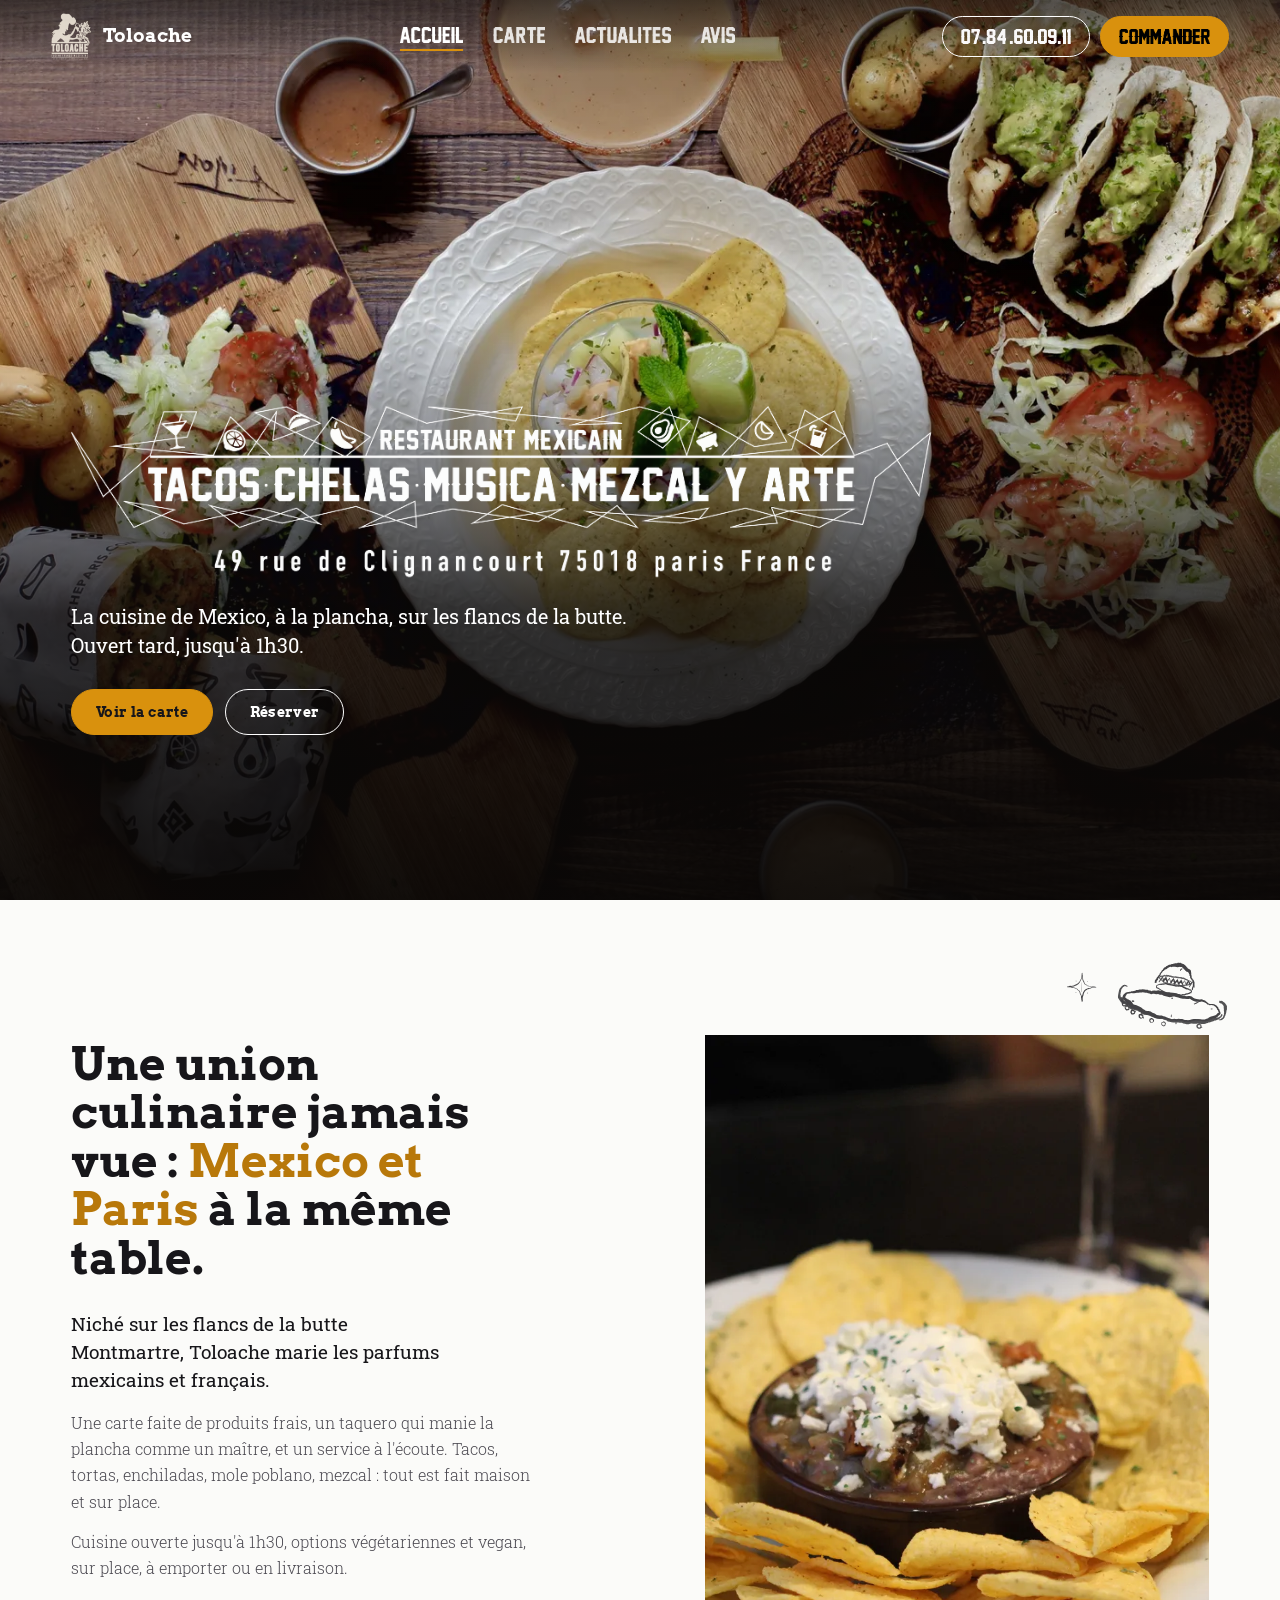
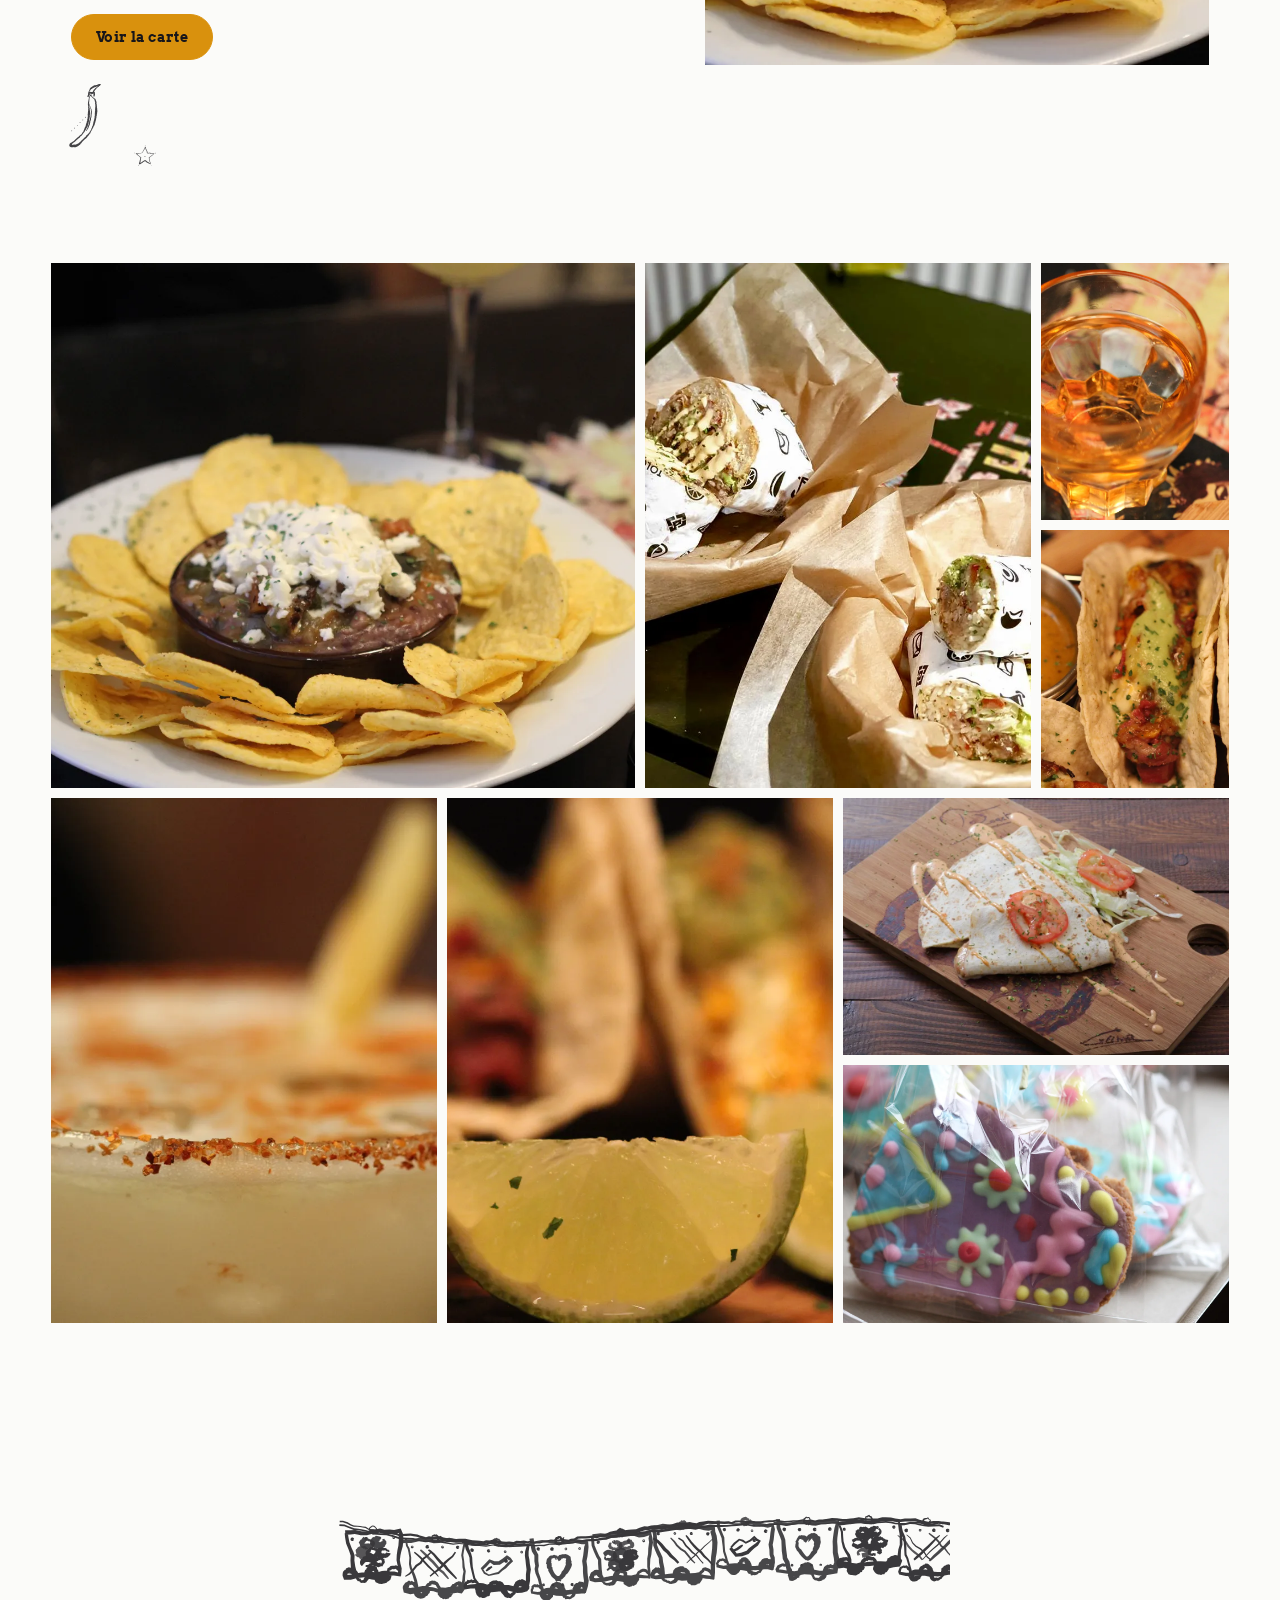
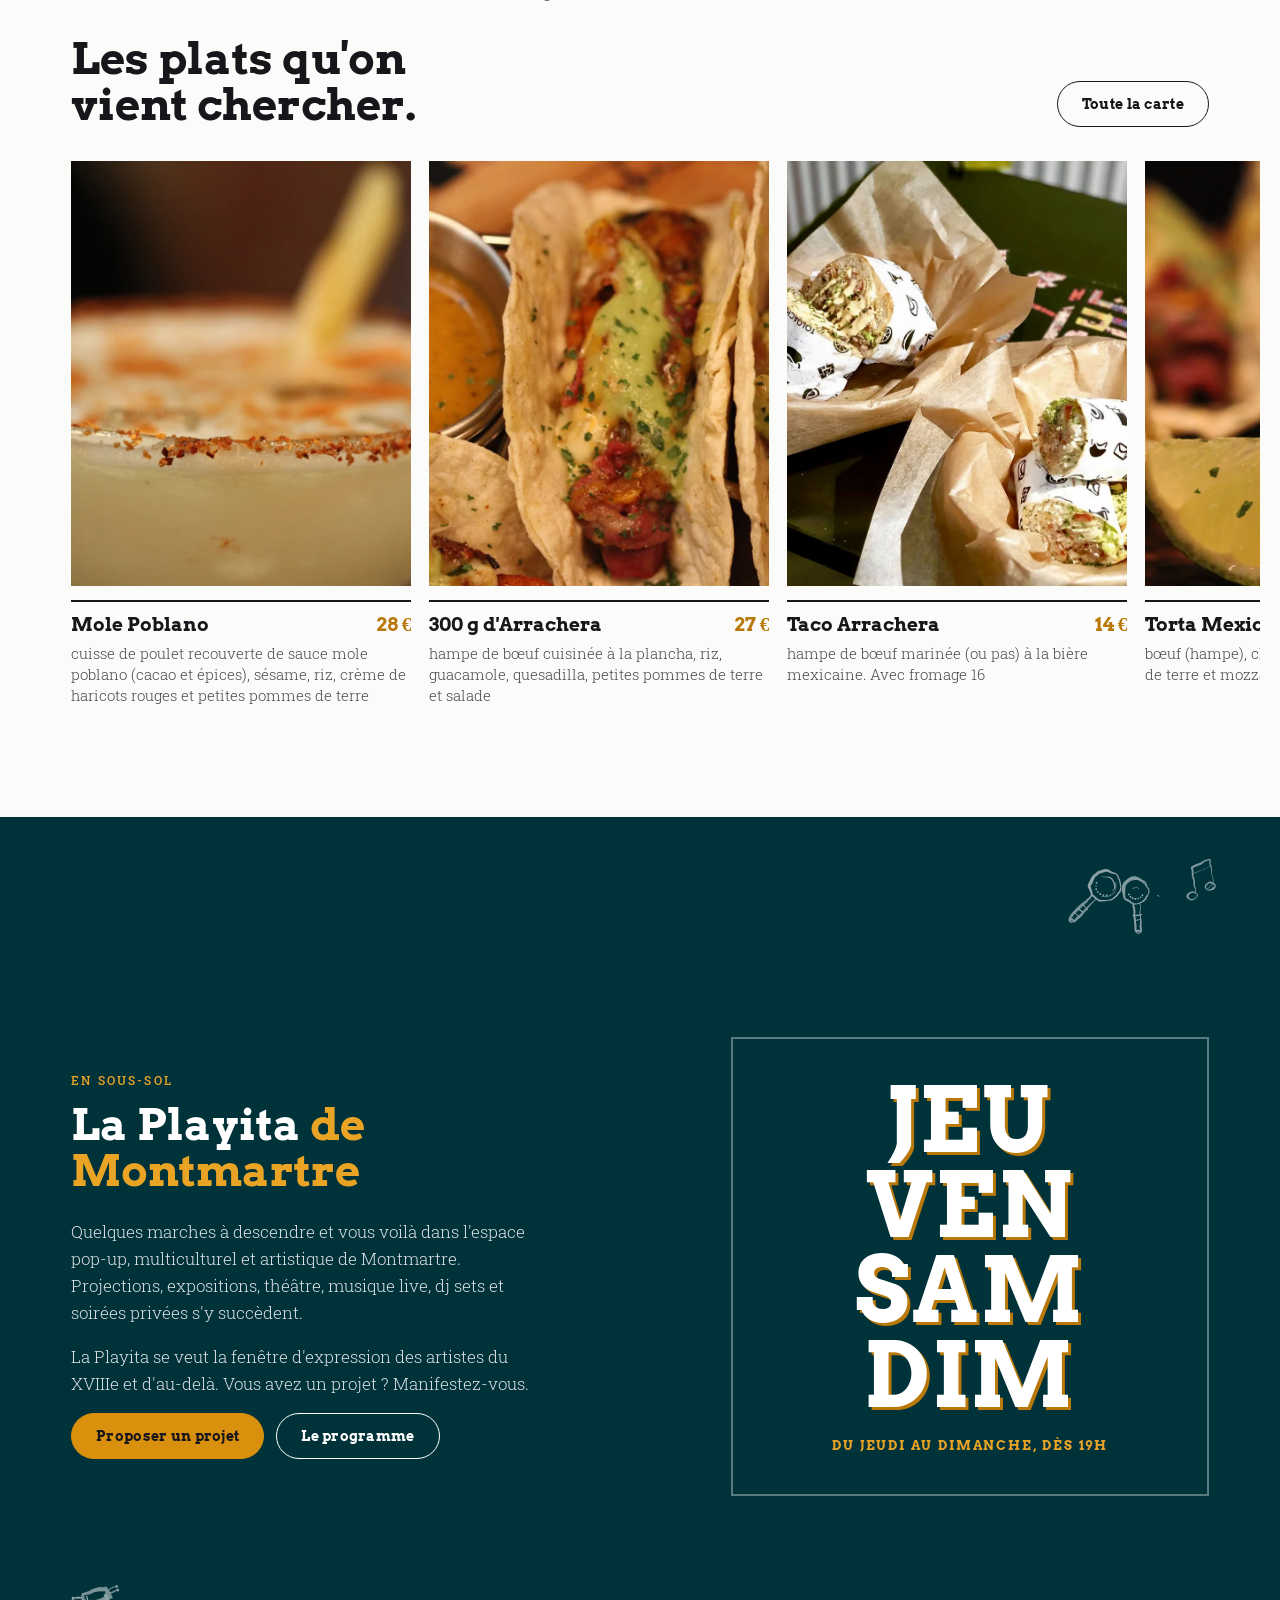
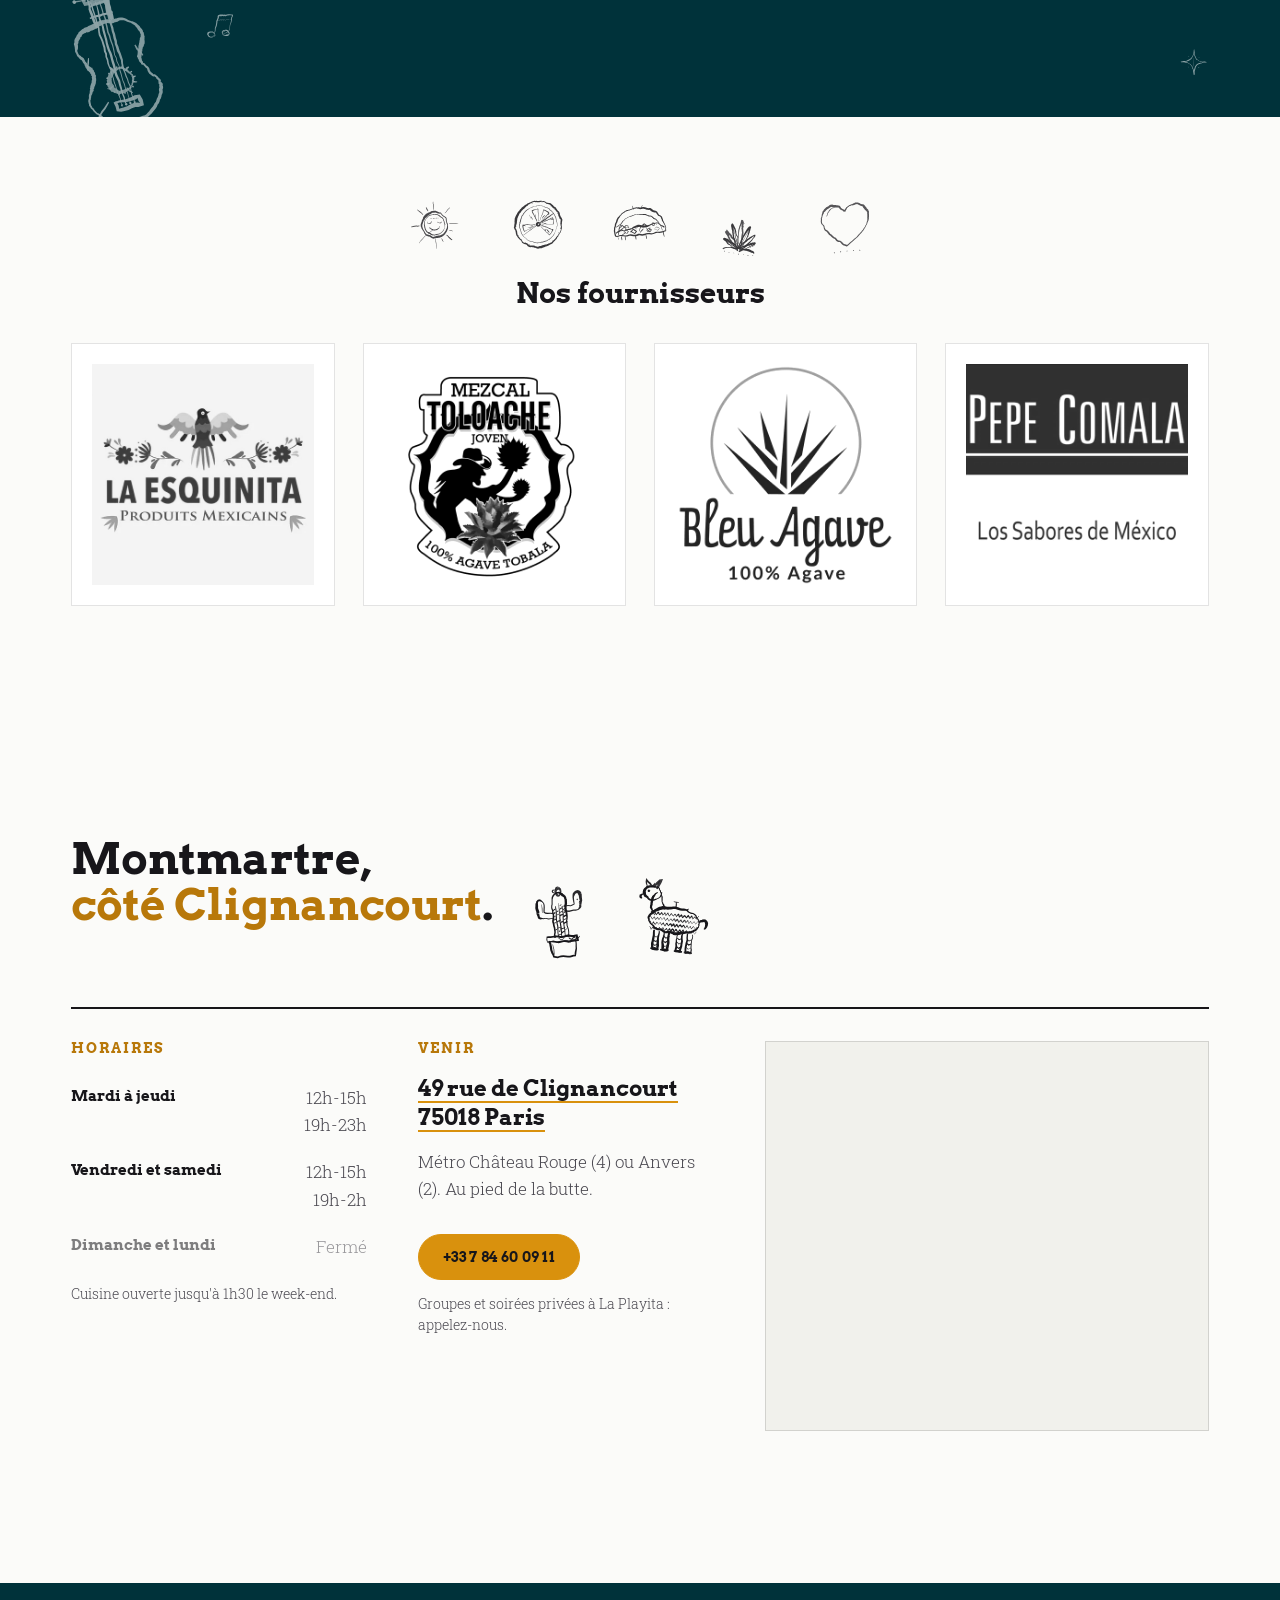
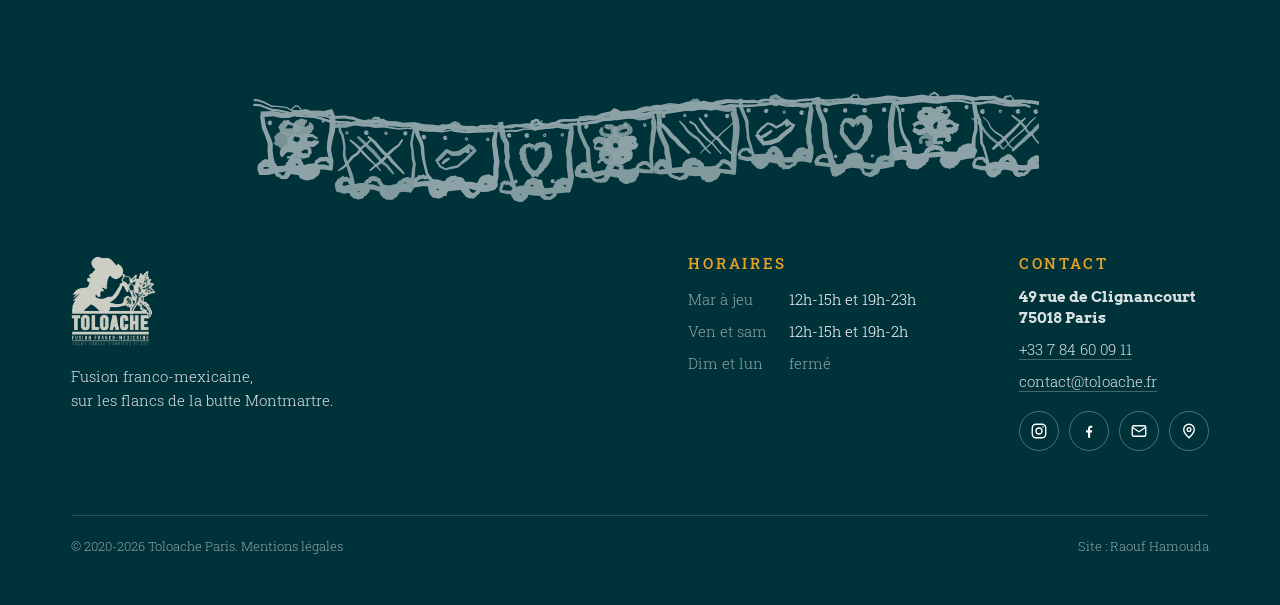
<file: index.html>
<!DOCTYPE html>
<html lang="fr">
<head>
<meta charset="utf-8"><meta name="viewport" content="width=device-width, initial-scale=1">
<title>Toloache · Restaurant mexicain à Montmartre, Paris 18</title>
<meta name="description" content="Toloache, restaurant mexicain sur la butte Montmartre : tacos, tortas, mole, mezcal. Cuisine de Mexico à la plancha, ouverte tard. 49 rue de Clignancourt, Paris 18.">
<meta property="og:title" content="Toloache · Restaurant mexicain à Montmartre, Paris 18"><meta property="og:description" content="Toloache, restaurant mexicain sur la butte Montmartre : tacos, tortas, mole, mezcal. Cuisine de Mexico à la plancha, ouverte tard. 49 rue de Clignancourt, Paris 18."><meta property="og:image" content="https://toloacheparis.com/img/plat5.webp">
<link rel="icon" href="img/favicon.png">
<link rel="preconnect" href="https://fonts.googleapis.com"><link rel="preconnect" href="https://fonts.gstatic.com" crossorigin>
<link href="https://fonts.googleapis.com/css2?family=Arvo:ital,wght@0,400;0,700;1,400&family=Roboto+Slab:wght@300;400;500&display=swap" rel="stylesheet">
<link rel="stylesheet" href="style.css?v=202611031807">
</head>
<body class="home">
<svg xmlns="http://www.w3.org/2000/svg" style="display:none"><defs><g id="d-bunting" data-vb="0 0 300 60" fill="currentColor" stroke="none"><path d="M4.7 16.6 L6.2 16.6 L8.3 17.3 L9.8 18.1 L11.5 18.8 L13.3 18.8 L14.5 18.9 L15.8 19.1 L17.1 19.3 L18.8 20.3 L20.8 20.5 L22.9 21.3 L24.4 21.1 L25.9 21.1 L27.4 21.2 L28.6 21.5 L30.2 22.4 L31.8 22.7 L33.3 23.2 L35.1 23.2 L36.8 23.2 L39.0 23.1 L40.4 23.4 L42.0 23.6 L43.1 24.0 L44.6 24.6 L46.4 25.0 L48.0 24.7 L49.1 25.0 L51.4 24.9 L52.9 24.8 L54.4 25.6 L56.5 26.1 L58.2 26.1 L59.2 26.3 L60.9 26.5 L62.6 26.4 L63.9 26.3 L65.3 26.2 L66.7 26.5 L68.7 27.0 L70.8 27.0 L72.2 27.1 L74.3 27.3 L75.7 26.8 L77.3 26.9 L78.7 26.6 L80.1 26.6 L81.4 27.1 L83.4 27.5 L85.2 27.6 L86.7 27.4 L89.0 27.5 L90.5 26.9 L92.2 26.9 L93.8 26.6 L95.4 26.9 L96.7 26.5 L98.2 26.9 L99.9 26.8 L101.6 26.9 L103.2 26.4 L105.3 26.1 L107.0 25.7 L108.5 25.9 L110.4 25.9 L112.2 25.7 L113.6 25.9 L115.5 26.1 L116.8 25.6 L118.4 25.5 L120.0 24.6 L121.5 24.4 L123.7 24.4 L125.5 24.3 L127.5 23.9 L129.0 24.3 L131.2 23.7 L132.9 23.6 L134.5 23.1 L135.9 22.6 L137.5 22.4 L139.4 22.1 L140.9 22.1 L142.5 22.4 L144.7 22.2 L146.3 22.1 L148.5 21.9 L150.4 21.1 L152.5 20.5 L153.9 20.5 L155.8 19.9 L156.8 19.9 L158.8 20.0 L160.6 20.3 L162.3 19.8 L164.6 19.6 L166.4 19.2 L168.3 18.6 L170.0 18.7 L172.4 18.6 L174.1 18.4 L175.3 18.7 L177.6 18.8 L179.1 18.1 L180.9 17.9 L183.0 17.3 L184.9 17.4 L187.0 17.4 L189.0 17.3 L190.9 17.4 L193.0 17.3 L194.6 17.4 L196.3 16.7 L197.8 16.6 L199.8 16.8 L202.2 17.0 L204.0 16.8 L206.1 17.1 L208.6 17.1 L210.4 16.7 L212.5 16.6 L214.4 16.5 L216.1 16.2 L218.0 16.5 L219.9 16.7 L222.2 16.6 L224.2 16.3 L226.5 16.3 L228.8 15.9 L230.7 16.3 L232.6 16.2 L234.7 16.7 L236.7 16.3 L238.6 16.4 L241.1 16.1 L243.0 15.8 L245.3 15.9 L247.9 16.3 L250.0 16.3 L251.9 16.1 L253.5 15.9 L255.9 15.3 L258.0 15.7 L260.3 15.9 L262.7 16.0 L265.1 16.0 L267.4 15.5 L268.9 15.5 L271.2 15.7 L273.2 16.1 L276.1 16.5 L278.3 16.2 L280.9 16.2 L283.1 16.0 L284.9 16.7 L287.1 17.0 L289.4 17.5 L291.9 17.1 L294.5 17.1 L296.7 17.7 L297.0 16.8 L294.6 16.0 L291.9 16.0 L289.4 16.3 L287.3 15.8 L285.2 15.4 L283.3 14.6 L280.8 14.7 L278.2 14.7 L276.1 15.1 L273.5 14.7 L271.4 14.3 L268.9 14.2 L267.2 14.2 L264.9 14.8 L262.7 14.8 L260.3 14.7 L258.1 14.5 L255.9 14.1 L253.3 14.6 L251.7 14.8 L249.9 15.0 L248.0 15.0 L245.4 14.6 L242.9 14.5 L240.9 14.9 L238.5 15.2 L236.6 15.3 L234.7 15.7 L232.7 15.3 L230.8 15.5 L228.8 15.1 L226.4 15.6 L224.2 15.6 L222.1 15.9 L219.9 16.0 L218.1 15.7 L216.1 15.3 L214.3 15.6 L212.5 15.6 L210.3 15.8 L208.5 16.1 L206.1 16.1 L204.0 15.8 L202.2 16.0 L199.9 15.8 L197.9 15.7 L196.1 15.7 L194.4 16.4 L193.0 16.3 L190.9 16.4 L189.0 16.2 L187.0 16.1 L185.0 16.0 L182.9 15.8 L180.6 16.2 L178.7 16.5 L177.4 17.0 L175.6 16.8 L174.1 16.5 L172.3 16.7 L170.0 16.8 L168.0 16.7 L165.9 17.4 L164.3 17.8 L162.0 18.0 L160.5 18.5 L159.0 18.2 L156.9 18.0 L155.4 18.1 L153.6 18.6 L152.1 18.5 L149.8 19.2 L148.1 19.9 L146.1 20.1 L144.5 20.2 L142.5 20.5 L141.1 20.3 L139.2 20.4 L137.2 20.8 L135.5 21.2 L134.0 21.9 L132.7 22.4 L131.0 22.5 L128.9 23.2 L127.5 22.9 L125.4 23.2 L123.7 23.3 L121.4 23.3 L119.6 23.5 L118.1 24.4 L116.6 24.5 L115.4 25.0 L113.7 24.8 L112.2 24.6 L110.3 25.0 L108.5 25.0 L106.9 24.9 L105.1 25.3 L103.1 25.6 L101.5 26.1 L99.9 25.9 L98.3 26.0 L96.7 25.6 L95.4 25.8 L93.8 25.4 L92.1 25.6 L90.2 25.5 L88.8 26.1 L86.7 25.9 L85.2 26.0 L83.6 25.9 L81.8 25.5 L80.3 25.1 L78.6 25.1 L77.2 25.4 L75.5 25.3 L74.2 25.8 L72.4 25.5 L70.9 25.4 L68.9 25.3 L67.1 24.9 L65.5 24.5 L63.9 24.5 L62.5 24.6 L61.0 24.7 L59.4 24.4 L58.3 24.3 L56.7 24.3 L55.0 24.0 L53.2 23.3 L51.3 23.4 L49.2 23.6 L47.9 23.4 L46.4 23.8 L44.9 23.4 L43.5 23.0 L42.3 22.5 L40.5 22.3 L39.0 22.0 L36.7 22.1 L35.1 22.2 L33.4 22.2 L32.0 21.7 L30.5 21.5 L28.9 20.7 L27.5 20.4 L25.9 20.4 L24.4 20.5 L22.9 20.8 L20.9 20.0 L19.0 19.8 L17.3 18.8 L15.9 18.6 L14.6 18.4 L13.3 18.3 L11.6 18.2 L10.1 17.5 L8.6 16.6 L6.3 15.9 L4.7 15.8Z"/><path d="M4.5 18.4 L6.9 18.5 L9.0 19.3 L11.5 20.3 L13.6 20.5 L15.1 20.7 L17.5 21.2 L20.8 22.5 L24.5 22.8 L27.3 22.9 L30.0 23.6 L33.3 24.7 L37.1 25.0 L40.2 25.1 L43.1 25.8 L46.2 26.2 L49.5 26.0 L53.0 26.4 L56.5 27.0 L59.6 27.4 L62.4 27.1 L65.4 27.3 L68.6 28.0 L72.2 28.1 L75.5 28.4 L78.9 27.8 L81.9 28.4 L85.1 28.7 L88.5 28.5 L92.1 28.4 L95.4 28.2 L97.2 28.1 L99.3 28.3 L101.5 28.1 L103.6 28.2 L106.2 27.5 L108.7 27.4 L111.2 27.3 L113.2 27.0 L115.2 27.1 L117.6 26.9 L119.7 26.2 L121.6 26.2 L124.1 25.8 L126.4 25.8 L129.3 25.7 L131.7 25.2 L133.7 25.0 L136.1 24.2 L137.9 24.1 L140.2 23.8 L142.8 23.6 L145.3 23.2 L147.9 23.1 L150.2 22.4 L152.8 22.1 L155.0 21.4 L157.3 21.4 L159.4 21.5 L161.7 21.2 L164.2 20.8 L167.1 20.3 L169.5 20.0 L172.2 19.8 L174.5 19.8 L176.9 20.2 L179.1 19.6 L181.7 19.4 L184.0 18.9 L187.0 18.9 L189.5 18.9 L192.1 18.8 L194.5 18.5 L196.9 18.4 L199.7 18.0 L202.0 18.1 L205.0 18.7 L207.9 18.8 L210.6 18.4 L212.9 17.9 L215.5 17.9 L217.9 17.9 L220.7 18.4 L223.4 17.9 L226.6 17.6 L229.4 17.5 L232.0 17.6 L234.4 17.8 L237.4 17.5 L239.9 17.5 L243.3 17.1 L246.0 17.2 L249.1 17.4 L251.8 17.6 L254.1 17.2 L257.4 17.0 L260.4 17.4 L262.9 17.5 L265.0 17.1 L267.0 16.9 L269.0 16.8 L271.4 17.0 L273.5 17.6 L275.8 17.7 L278.4 17.7 L280.9 17.4 L283.1 17.6 L284.9 18.0 L287.5 18.5 L289.5 18.7 L292.0 18.6 L294.8 18.5 L296.7 19.2 L297.0 18.4 L294.9 17.6 L292.0 17.8 L289.6 17.9 L287.6 17.8 L285.1 17.3 L283.2 16.8 L280.9 16.7 L278.4 16.9 L275.8 16.9 L273.6 16.8 L271.6 16.2 L269.1 16.0 L266.9 16.1 L264.9 16.3 L262.8 16.7 L260.5 16.6 L257.5 16.3 L254.1 16.5 L251.8 17.0 L249.1 16.9 L246.0 16.7 L243.2 16.6 L239.8 17.0 L237.3 17.1 L234.4 17.3 L232.0 17.1 L229.4 17.0 L226.6 17.0 L223.3 17.2 L220.7 17.7 L217.9 17.2 L215.5 17.1 L212.8 17.1 L210.5 17.7 L207.9 18.0 L205.1 17.9 L202.1 17.4 L199.6 17.3 L196.8 17.6 L194.5 17.7 L192.1 17.9 L189.5 17.9 L187.0 17.9 L184.0 17.7 L181.5 18.2 L178.9 18.4 L176.9 18.8 L174.6 18.4 L172.2 18.4 L169.4 18.5 L166.8 18.9 L164.0 19.5 L161.5 19.9 L159.3 20.2 L157.3 20.1 L154.8 20.2 L152.5 20.9 L149.9 21.2 L147.7 21.8 L145.2 22.0 L142.7 22.3 L140.1 22.5 L137.8 22.8 L135.8 22.9 L133.4 23.8 L131.5 23.9 L129.2 24.5 L126.4 24.7 L124.0 24.8 L121.5 25.3 L119.5 25.4 L117.5 26.2 L115.2 26.4 L113.1 26.4 L111.1 26.7 L108.6 26.8 L106.1 26.9 L103.5 27.5 L101.5 27.4 L99.3 27.6 L97.2 27.4 L95.4 27.5 L92.0 27.7 L88.5 27.9 L85.1 28.1 L81.9 27.8 L78.9 27.3 L75.5 27.8 L72.3 27.6 L68.7 27.5 L65.5 26.8 L62.4 26.6 L59.6 26.8 L56.6 26.3 L53.1 25.7 L49.5 25.2 L46.2 25.4 L43.2 25.0 L40.3 24.2 L37.1 24.1 L33.5 23.8 L30.3 22.7 L27.4 22.0 L24.5 21.9 L21.0 21.7 L17.7 20.5 L15.3 19.9 L13.7 19.7 L11.7 19.5 L9.3 18.6 L7.0 17.7 L4.6 17.6Z"/><path d="M7.4 22.6 L10.0 22.5 L12.0 22.3 L14.9 22.9 L17.9 22.9 L20.6 22.1 L22.6 21.9 L24.0 21.7 L26.1 22.3 L28.8 22.3 L31.2 22.5 L33.5 21.7 L33.2 22.7 L33.3 25.2 L33.1 27.8 L32.6 30.3 L32.3 32.4 L32.2 34.9 L32.6 37.0 L33.3 39.1 L33.6 41.4 L31.0 40.6 L27.9 40.9 L28.5 41.3 L28.9 40.3 L28.9 40.1 L29.0 39.7 L29.3 39.9 L30.1 39.2 L30.4 39.3 L30.8 39.3 L31.6 39.2 L31.8 39.1 L31.8 39.1 L32.6 39.9 L32.8 39.9 L33.0 40.6 L33.0 41.1 L33.9 41.1 L31.1 40.4 L27.9 40.4 L25.1 40.7 L22.2 41.7 L21.5 43.0 L21.4 43.9 L21.7 44.7 L22.1 45.6 L23.0 46.0 L23.7 46.3 L25.1 46.5 L25.9 46.2 L26.1 46.2 L27.4 45.9 L27.9 45.2 L28.1 45.2 L29.2 44.4 L29.7 43.0 L29.7 41.9 L28.0 39.9 L25.1 40.2 L22.3 41.0 L20.9 40.7 L19.3 40.4 L20.0 41.1 L19.7 42.0 L20.5 41.1 L20.6 40.2 L20.5 40.2 L20.2 40.2 L20.3 40.2 L21.1 40.0 L20.9 40.0 L21.1 39.8 L21.0 40.0 L21.5 40.7 L21.5 40.9 L21.6 41.5 L21.7 41.8 L22.2 41.5 L20.6 41.6 L18.4 40.9 L15.8 41.1 L12.6 41.6 L12.5 43.3 L12.5 43.3 L12.7 44.2 L13.5 45.1 L14.3 45.0 L14.2 45.2 L14.5 45.6 L15.3 46.0 L15.9 45.9 L16.7 46.0 L17.6 45.6 L17.8 45.3 L18.3 44.6 L19.2 43.6 L19.0 42.8 L18.7 40.6 L15.5 40.9 L12.7 41.2 L9.7 42.0 L7.3 42.1 L8.4 42.7 L8.4 41.7 L8.4 41.5 L8.4 41.5 L9.1 41.4 L9.3 40.8 L9.4 41.0 L9.0 40.8 L9.3 41.4 L10.2 41.5 L10.9 42.0 L10.7 41.6 L11.1 42.2 L11.0 41.9 L11.6 42.9 L14.1 41.6 L12.8 40.3 L12.2 37.9 L11.8 35.1 L11.9 32.6 L11.3 30.8 L10.5 29.1 L9.4 26.3 L8.9 23.7 L8.6 21.6 L7.1 21.9 L7.3 23.9 L7.8 26.8 L9.0 29.7 L9.6 31.4 L10.0 32.8 L9.9 35.1 L10.1 38.3 L10.8 41.3 L12.1 42.8 L13.4 41.2 L13.5 40.8 L13.3 40.5 L12.4 39.4 L11.8 39.3 L11.1 38.9 L10.5 38.9 L10.6 38.7 L9.1 38.4 L7.7 39.0 L7.6 39.6 L7.2 39.5 L6.3 40.5 L6.1 41.6 L6.1 42.4 L6.8 44.4 L10.1 44.4 L13.2 43.6 L15.7 43.3 L18.1 42.9 L16.7 42.5 L17.0 43.1 L16.7 43.3 L16.1 44.4 L16.3 44.4 L16.4 44.5 L15.7 44.5 L15.5 44.7 L15.3 44.6 L15.2 44.6 L14.7 43.8 L14.0 43.8 L14.1 43.7 L14.1 43.2 L14.1 42.6 L13.2 43.4 L16.0 43.0 L18.1 42.9 L20.4 43.6 L22.8 43.4 L23.8 41.9 L23.6 41.1 L23.5 40.6 L23.3 39.8 L22.8 39.2 L22.7 38.4 L21.6 37.8 L20.9 37.6 L20.3 37.7 L19.8 37.4 L18.5 37.9 L17.6 39.0 L17.6 39.3 L17.0 39.7 L16.4 41.4 L17.6 43.7 L20.2 44.3 L22.7 44.6 L25.8 43.6 L27.8 43.3 L26.4 42.3 L26.5 42.7 L26.7 42.4 L26.5 42.4 L25.8 42.8 L25.6 43.2 L25.9 42.9 L25.1 43.0 L24.9 43.2 L24.5 43.1 L24.2 42.9 L24.0 43.0 L24.5 43.5 L24.1 43.0 L24.1 43.2 L23.3 43.8 L25.7 42.9 L28.1 42.4 L30.9 42.3 L34.2 42.8 L34.6 40.8 L34.6 40.2 L34.1 39.1 L33.7 38.7 L32.8 37.8 L31.9 37.4 L31.2 37.6 L30.7 37.6 L30.3 37.6 L29.3 37.8 L28.5 38.6 L27.9 38.7 L27.6 39.8 L27.6 40.0 L27.4 41.0 L27.9 42.1 L30.9 41.8 L34.4 42.4 L34.7 38.9 L34.1 36.6 L33.8 34.8 L34.1 32.6 L34.5 30.7 L35.2 28.2 L35.5 25.3 L35.4 22.4 L34.2 19.6 L31.0 20.3 L28.9 20.1 L26.3 20.2 L24.2 19.6 L22.4 19.9 L20.2 20.1 L17.6 21.0 L15.1 20.9 L12.2 20.3 L9.9 20.4 L7.3 20.5Z"/><path d="M27.5 31.3 L27.6 31.3 L27.5 31.1 L26.8 31.7 L27.1 31.6 L26.5 31.8 L26.0 31.6 L25.2 31.8 L25.6 31.7 L24.7 31.4 L24.6 31.5 L25.0 31.7 L25.0 31.5 L24.7 31.0 L24.7 31.3 L24.8 31.4 L25.0 30.6 L24.8 30.6 L24.5 30.7 L24.7 30.7 L25.2 30.2 L25.4 30.2 L26.1 30.2 L26.6 30.1 L27.0 30.3 L27.2 30.6 L28.0 30.7 L28.0 31.0 L28.8 30.8 L28.6 30.0 L28.2 30.1 L28.4 29.9 L27.5 29.7 L27.7 29.5 L26.8 29.0 L26.1 29.0 L25.6 28.8 L24.8 28.7 L24.1 29.0 L23.9 28.7 L22.9 29.4 L22.6 29.9 L22.6 30.0 L22.1 30.5 L22.2 31.7 L22.4 32.4 L22.5 32.7 L23.4 33.8 L24.4 33.9 L24.8 34.0 L25.6 34.1 L26.2 33.8 L26.7 33.9 L27.9 33.5 L28.3 33.1 L28.6 32.8 L29.1 32.4 L29.3 31.6Z"/><path d="M24.4 36.0 L23.5 36.3 L23.5 36.3 L23.2 36.2 L22.8 35.9 L22.0 35.9 L22.8 36.3 L22.6 35.7 L22.2 35.4 L22.3 35.5 L22.1 34.9 L22.0 36.4 L22.5 35.8 L21.9 36.0 L22.6 35.7 L22.7 35.4 L23.5 35.2 L23.4 34.8 L23.9 34.9 L24.3 34.7 L24.7 34.8 L24.6 34.7 L25.2 35.3 L25.3 35.0 L25.1 35.0 L25.0 35.3 L25.3 36.2 L25.4 35.4 L24.9 36.2 L24.7 36.6 L24.3 37.5 L25.3 38.0 L25.8 37.1 L25.9 36.9 L26.3 36.4 L26.6 35.8 L26.3 35.1 L26.4 35.3 L26.3 34.2 L25.7 34.2 L25.6 33.8 L25.1 33.6 L24.1 33.3 L23.9 33.5 L23.1 33.3 L22.6 33.7 L22.1 33.6 L21.7 33.8 L20.9 34.0 L20.4 34.5 L19.8 35.2 L20.1 36.6 L20.0 36.7 L20.7 37.5 L20.7 37.2 L20.8 37.5 L22.0 38.1 L22.5 37.9 L22.3 38.0 L23.4 38.3 L24.1 38.1 L25.0 37.7Z"/><path d="M16.8 36.2 L16.7 36.1 L16.5 35.9 L16.7 36.4 L16.8 36.1 L17.0 35.6 L16.7 35.9 L16.6 36.3 L17.5 35.7 L17.6 35.5 L17.3 35.7 L18.0 35.8 L18.3 35.8 L19.1 35.8 L18.4 35.6 L18.8 35.8 L19.3 36.0 L19.2 36.0 L19.5 36.0 L19.4 35.9 L19.6 36.1 L19.6 36.1 L19.6 36.5 L19.6 36.4 L18.7 36.8 L18.7 37.3 L18.4 37.1 L18.0 37.3 L17.3 37.2 L17.2 38.1 L18.0 38.3 L18.4 38.1 L19.2 38.3 L19.5 37.7 L19.9 37.7 L20.6 37.6 L21.0 37.1 L21.4 36.8 L21.5 36.3 L21.8 35.5 L21.5 34.9 L21.4 34.1 L20.3 33.3 L20.0 33.1 L19.2 32.8 L18.2 32.8 L18.0 32.9 L17.3 32.9 L16.2 33.2 L15.6 33.9 L15.7 34.0 L15.0 34.2 L14.7 35.2 L14.6 35.3 L14.5 35.9 L14.6 36.9 L15.2 37.6 L15.5 37.7Z"/><path d="M12.8 32.2 L13.8 31.9 L14.1 31.6 L14.5 31.7 L15.2 31.2 L15.1 31.2 L15.1 31.4 L15.7 31.4 L16.3 31.4 L16.0 31.2 L15.8 31.4 L15.8 31.2 L15.7 31.5 L16.3 32.0 L15.9 29.9 L15.6 31.2 L15.6 31.2 L15.9 30.9 L16.5 30.6 L16.1 30.6 L15.4 31.0 L14.8 31.3 L15.2 31.6 L15.0 31.3 L13.4 31.4 L13.9 31.7 L13.5 31.6 L13.3 31.7 L13.3 31.8 L12.1 32.2 L12.4 32.8 L12.9 33.1 L13.4 33.5 L13.8 33.5 L14.1 33.6 L14.5 34.3 L15.9 34.1 L16.5 34.1 L16.6 34.0 L16.8 34.2 L18.4 33.5 L19.1 32.3 L19.2 31.4 L18.9 31.9 L19.1 29.8 L18.5 29.5 L18.4 29.1 L17.8 28.8 L16.9 28.0 L15.3 28.3 L15.8 28.2 L15.3 28.3 L14.1 28.3 L13.0 29.2 L13.3 29.3 L12.6 29.6 L12.4 30.2 L12.4 30.2Z" opacity="0.85"/><path d="M15.9 25.9 L17.5 25.6 L18.0 25.5 L18.4 25.6 L18.9 25.9 L19.3 25.8 L19.9 26.3 L20.5 26.4 L20.0 26.3 L20.5 26.9 L20.2 26.3 L20.0 26.9 L20.3 26.4 L19.6 26.6 L19.3 26.8 L18.9 27.0 L19.2 27.0 L18.4 26.7 L17.3 27.1 L18.0 27.3 L17.5 26.8 L16.8 27.0 L16.7 26.7 L16.4 26.8 L16.8 27.2 L16.5 26.1 L16.3 26.6 L16.2 26.9 L16.4 27.0 L17.1 26.2 L18.0 24.9 L16.2 23.6 L15.2 24.8 L15.2 25.0 L14.9 24.9 L13.9 26.4 L14.5 27.3 L14.4 27.2 L14.7 28.5 L15.6 28.9 L16.3 29.4 L16.7 29.2 L16.9 29.7 L18.4 29.6 L18.4 29.4 L19.3 29.7 L20.4 29.1 L21.0 28.6 L20.9 28.4 L21.3 28.2 L21.7 27.5 L21.8 26.8 L21.7 26.0 L21.0 25.5 L20.6 25.3 L20.4 25.3 L19.8 24.9 L19.3 24.8 L18.8 24.5 L18.0 24.3 L17.3 24.5 L15.7 24.8Z" opacity="0.92"/><path d="M25.3 24.8 L25.4 25.5 L25.6 25.6 L25.3 25.9 L25.5 26.5 L25.4 26.0 L25.4 25.7 L24.5 26.0 L24.6 26.2 L24.2 26.1 L24.0 26.3 L23.8 26.2 L24.1 26.3 L23.6 26.0 L22.8 25.8 L22.9 25.9 L22.1 25.3 L21.9 25.5 L22.6 25.8 L22.6 26.1 L22.6 26.4 L22.5 26.9 L22.6 26.5 L22.7 26.6 L23.7 25.9 L22.9 26.0 L23.1 26.0 L23.8 25.9 L24.0 25.8 L24.3 23.6 L23.9 23.5 L23.4 23.3 L22.2 23.1 L21.3 23.9 L21.4 23.6 L20.4 24.1 L20.0 24.7 L19.4 25.3 L19.4 27.0 L19.8 27.5 L20.6 28.5 L21.4 28.5 L20.8 28.4 L21.8 28.9 L22.3 29.1 L22.9 29.4 L23.9 29.5 L25.2 29.4 L25.8 28.8 L26.5 28.4 L26.6 27.9 L26.7 27.8 L27.3 26.9 L27.2 25.7 L26.9 25.7 L26.9 25.3 L26.4 24.9 L26.3 24.5Z" opacity="0.92"/><path d="M21.9 30.9 L21.9 31.5 L22.1 31.5 L21.8 31.5 L21.7 31.5 L21.2 32.0 L21.4 32.2 L20.8 31.9 L20.4 32.2 L20.6 31.9 L20.7 32.1 L20.3 31.7 L19.3 31.2 L19.6 31.7 L19.9 32.0 L19.7 31.4 L19.4 31.2 L19.4 31.3 L19.1 31.5 L19.7 31.0 L19.7 30.5 L20.0 30.0 L20.1 29.8 L20.1 29.9 L20.6 30.0 L21.5 30.1 L21.1 29.6 L21.3 30.3 L22.1 30.2 L21.8 30.2 L22.2 30.7 L22.2 30.7 L22.4 31.2 L23.4 31.0 L23.4 30.4 L23.3 30.0 L22.9 29.5 L22.4 28.9 L22.0 29.1 L21.8 28.5 L21.0 28.8 L20.9 28.7 L20.3 28.6 L19.7 28.5 L19.0 29.0 L18.3 29.7 L18.3 30.0 L17.8 30.1 L17.4 30.7 L17.2 31.6 L17.4 32.3 L17.3 32.5 L17.7 33.7 L18.8 34.0 L18.7 34.0 L19.4 34.6 L19.9 34.6 L20.7 34.8 L21.3 34.4 L22.5 34.3 L23.2 33.1 L23.1 33.2 L23.2 33.2 L24.1 32.1 L23.8 30.9 L23.9 30.9Z"/><path d="M22.0 20.2 L22.2 20.5 L21.7 21.0 L21.4 21.4 L21.0 21.7 L20.8 21.7 L20.7 21.4 L20.1 21.1 L19.6 20.7 L19.6 20.9 L19.7 20.4 L19.3 19.6 L19.8 19.2 L20.1 19.0 L20.5 18.6 L20.9 18.8 L21.0 18.6 L21.7 19.1 L21.8 19.4 L22.3 19.7 L22.2 20.1 L22.7 20.1 L22.7 19.5 L22.1 19.0 L22.0 18.8 L21.2 18.1 L20.9 18.3 L20.4 18.1 L19.8 18.6 L19.5 18.8 L18.8 19.5 L19.1 20.4 L18.9 20.9 L19.1 21.3 L19.7 21.7 L20.1 22.0 L20.4 22.4 L21.3 22.4 L21.9 22.0 L22.3 21.4 L22.8 20.7 L22.6 20.0Z"/><path d="M35.3 26.7 L36.2 26.6 L39.3 26.6 L42.0 26.0 L44.1 25.4 L46.5 25.9 L48.2 26.2 L50.2 26.7 L52.8 26.6 L55.5 25.9 L57.7 25.6 L60.4 26.1 L62.7 26.4 L64.8 26.4 L64.3 28.1 L63.9 30.3 L63.5 32.5 L64.0 35.3 L64.1 38.3 L64.6 40.4 L64.2 42.4 L64.0 44.6 L63.5 46.9 L63.4 49.2 L61.2 48.1 L59.0 48.4 L59.7 48.9 L59.8 48.5 L60.0 48.3 L60.2 47.9 L60.8 47.9 L61.1 47.5 L61.8 47.1 L62.2 47.2 L62.4 47.1 L62.2 47.2 L61.9 47.1 L62.1 47.5 L62.2 48.0 L62.1 48.3 L62.4 49.0 L63.4 47.9 L61.9 47.5 L59.6 47.7 L57.4 47.9 L55.8 48.3 L53.1 48.0 L52.2 50.4 L52.1 51.4 L53.0 52.6 L53.7 53.2 L54.1 53.2 L54.7 53.8 L55.5 53.6 L55.9 53.8 L57.5 53.5 L57.8 52.8 L57.8 53.0 L58.7 52.5 L59.0 51.8 L59.6 51.2 L59.7 50.3 L58.9 48.3 L56.5 48.8 L54.6 49.1 L52.3 48.8 L49.7 48.0 L47.0 47.8 L47.6 48.2 L47.7 47.8 L48.0 47.5 L48.0 47.6 L49.1 47.1 L49.1 46.6 L49.6 46.6 L49.8 46.7 L50.4 46.7 L50.5 46.8 L51.1 46.9 L51.4 47.4 L51.7 48.0 L52.3 48.7 L52.6 49.1 L53.2 49.2 L50.6 48.5 L48.1 48.1 L46.1 47.9 L43.8 48.0 L41.7 48.5 L40.6 49.9 L40.8 50.4 L40.5 50.9 L41.1 52.2 L41.6 52.6 L42.4 53.2 L43.0 53.3 L43.9 53.6 L45.1 53.4 L46.1 52.9 L46.3 52.4 L47.1 52.1 L47.6 51.3 L48.2 50.8 L48.5 49.4 L47.3 47.4 L44.7 47.4 L42.4 47.9 L40.8 48.0 L38.9 48.4 L37.2 48.1 L38.0 48.7 L37.9 48.5 L38.3 47.7 L38.2 47.4 L38.5 47.2 L38.6 46.7 L39.0 47.1 L39.3 46.7 L39.7 47.0 L40.1 46.9 L40.3 47.5 L40.9 48.2 L41.0 48.1 L41.1 48.9 L41.3 49.1 L42.4 49.4 L42.7 47.4 L42.1 44.6 L41.2 42.0 L40.4 40.2 L39.6 38.5 L39.2 36.7 L39.3 33.8 L38.9 31.2 L38.5 29.2 L37.7 27.8 L37.2 25.2 L37.1 24.3 L36.2 24.5 L36.4 25.4 L36.8 28.1 L37.6 29.5 L38.0 31.3 L38.4 33.8 L38.2 36.8 L38.6 38.8 L39.3 40.6 L40.0 42.4 L40.7 44.9 L41.3 47.4 L40.9 49.5 L42.9 49.5 L42.6 48.6 L42.5 47.6 L42.0 47.0 L41.6 46.6 L41.2 45.7 L40.5 45.5 L39.5 44.9 L39.1 45.2 L38.2 44.7 L37.2 45.5 L36.4 45.8 L36.0 46.5 L35.3 47.4 L35.2 48.4 L35.7 50.6 L38.8 51.4 L41.2 51.0 L42.9 50.8 L45.0 50.3 L46.8 50.3 L45.7 49.2 L45.7 49.8 L45.7 49.5 L45.4 50.1 L44.7 50.3 L44.3 51.0 L44.4 50.8 L44.2 50.9 L43.8 50.6 L43.6 50.6 L43.3 50.4 L43.3 50.5 L43.1 50.4 L43.3 50.4 L42.9 50.1 L42.5 50.5 L44.2 50.0 L46.1 49.6 L47.9 49.7 L50.3 50.0 L53.3 50.7 L54.0 48.8 L53.5 47.9 L52.9 47.1 L52.7 46.6 L52.2 45.7 L51.3 45.3 L50.8 44.9 L49.9 44.9 L49.4 44.8 L48.0 45.2 L47.9 45.8 L47.3 46.0 L46.9 46.3 L46.3 47.0 L46.1 47.9 L46.5 49.4 L49.4 49.7 L51.8 50.6 L54.5 51.1 L56.7 50.9 L59.3 50.7 L57.6 48.8 L57.2 49.9 L56.9 49.7 L56.6 50.3 L56.6 50.1 L55.4 50.7 L55.6 51.0 L56.1 50.7 L55.3 50.6 L55.2 50.9 L55.7 50.8 L55.1 50.7 L55.2 50.6 L55.0 50.6 L55.2 50.0 L53.6 51.1 L55.8 51.4 L57.9 51.1 L59.9 50.9 L61.7 50.7 L63.8 51.1 L65.4 48.8 L64.9 47.5 L64.9 47.3 L64.3 46.2 L63.8 45.7 L63.2 45.2 L62.1 45.1 L61.8 45.4 L61.2 45.5 L60.1 46.2 L60.0 46.5 L59.3 46.5 L58.7 47.3 L58.3 47.7 L58.0 48.8 L59.0 50.0 L61.0 49.7 L64.2 50.5 L64.9 47.1 L65.3 44.8 L65.4 42.5 L65.7 40.3 L65.2 38.2 L64.9 35.2 L64.5 32.5 L64.8 30.5 L65.3 28.3 L65.7 25.6 L62.8 25.2 L60.7 24.9 L57.8 24.1 L55.2 24.4 L52.6 25.0 L50.3 25.0 L48.6 24.6 L46.8 24.2 L44.1 23.8 L41.6 24.4 L39.1 25.0 L36.2 25.1 L35.3 25.1Z" opacity="0.92"/><path d="M48.8 30.7 L46.8 32.5 L44.8 33.9 L43.4 35.9 L41.4 37.2 L39.9 39.3 L38.2 41.2 L36.3 42.6 L36.6 43.0 L38.7 41.8 L40.6 39.9 L42.2 38.0 L44.2 36.6 L45.5 34.6 L47.3 33.1 L49.3 31.1Z"/><path d="M40.6 31.3 L42.1 32.7 L43.6 34.1 L45.3 36.1 L47.3 38.2 L48.8 39.5 L50.7 41.2 L52.3 43.0 L52.6 42.7 L51.2 40.8 L49.3 39.0 L47.9 37.5 L46.0 35.5 L44.3 33.5 L42.6 32.1 L41.0 30.9Z"/><path d="M43.5 30.2 L44.4 31.2 L46.1 32.9 L47.5 34.5 L49.4 36.3 L50.9 38.0 L52.7 40.1 L54.3 41.2 L56.1 43.2 L57.1 44.2 L57.6 43.8 L56.8 42.6 L55.1 40.4 L53.6 39.3 L51.9 37.2 L50.3 35.3 L48.4 33.6 L46.9 32.1 L45.1 30.5 L44.0 29.6Z" opacity="0.85"/><path d="M47.4 30.2 L48.3 31.0 L49.9 32.6 L51.6 34.7 L53.3 36.6 L55.2 38.2 L56.2 39.6 L58.3 41.6 L60.1 43.3 L61.0 44.2 L61.5 43.7 L60.7 42.7 L59.0 40.8 L57.2 38.8 L56.1 37.3 L54.2 35.7 L52.5 33.9 L50.7 31.8 L48.9 30.3 L47.9 29.6Z"/><path d="M60.4 30.8 L59.0 32.8 L56.9 34.3 L55.3 35.7 L53.5 37.7 L51.7 39.4 L49.9 40.9 L48.2 42.5 L48.6 43.0 L50.4 41.5 L52.4 40.2 L54.3 38.5 L56.1 36.5 L57.6 35.1 L59.6 33.4 L61.0 31.2Z"/><path d="M53.5 23.1 L52.0 24.4 L51.8 24.6 L51.7 25.1 L51.7 25.3 L51.2 25.5 L50.9 25.5 L50.5 25.8 L50.2 25.6 L49.9 25.1 L49.8 24.7 L49.6 24.1 L49.6 24.0 L49.8 23.3 L50.0 23.4 L50.7 23.2 L51.0 23.4 L51.2 23.2 L51.5 23.5 L52.0 23.8 L51.9 24.0 L52.1 24.5 L52.9 26.3 L53.5 26.0 L52.7 24.2 L52.7 23.9 L52.6 23.3 L52.0 22.8 L51.4 22.4 L50.9 22.6 L50.6 22.4 L49.8 22.7 L49.3 23.0 L49.0 23.9 L49.0 24.3 L49.2 24.8 L49.4 25.4 L49.7 26.1 L50.5 26.5 L51.2 26.2 L51.4 26.2 L52.2 25.9 L52.5 25.2 L52.5 24.9 L52.5 24.9 L54.0 23.6Z"/><path d="M63.7 26.6 L65.5 27.0 L67.8 27.4 L70.4 28.1 L73.3 27.8 L75.7 27.8 L77.6 27.1 L79.3 27.2 L81.1 28.0 L83.9 28.6 L86.4 28.4 L89.4 28.0 L91.9 28.1 L93.9 28.0 L95.2 28.0 L94.4 30.7 L94.3 32.9 L94.6 35.0 L94.8 37.0 L95.1 39.4 L94.8 41.8 L94.8 44.7 L94.4 46.5 L94.3 48.0 L92.5 48.2 L90.3 47.8 L90.9 48.3 L91.1 48.1 L91.5 47.7 L91.8 47.4 L92.0 47.3 L91.7 47.5 L92.6 47.7 L92.8 47.4 L92.4 47.6 L92.8 47.7 L92.5 47.5 L92.9 48.2 L93.6 48.9 L93.5 48.3 L93.4 48.5 L94.5 47.2 L92.4 48.0 L90.8 48.0 L88.9 47.5 L86.5 46.9 L82.9 46.8 L82.2 49.5 L82.5 50.0 L83.0 50.8 L83.6 51.4 L83.9 51.8 L84.6 52.7 L85.9 53.2 L86.3 53.1 L87.4 53.3 L88.1 52.7 L88.4 52.5 L88.9 51.9 L89.8 51.2 L89.9 50.4 L90.2 49.8 L90.1 48.3 L87.5 47.7 L84.5 47.3 L81.7 47.4 L79.2 47.5 L77.1 47.8 L77.9 48.2 L77.8 48.0 L78.5 47.7 L78.6 47.2 L79.2 46.8 L79.2 46.7 L79.2 46.7 L79.8 46.8 L80.1 46.6 L80.4 47.1 L81.2 47.3 L81.7 47.5 L81.4 47.3 L81.5 48.0 L81.6 48.3 L82.8 46.6 L80.2 46.8 L78.2 47.0 L76.3 46.8 L74.1 46.1 L71.1 45.9 L70.2 48.6 L70.2 49.0 L70.4 49.6 L70.5 50.4 L71.0 51.8 L72.3 53.0 L73.2 52.9 L73.5 53.2 L74.6 53.2 L75.8 52.8 L75.8 52.5 L77.2 52.2 L77.6 50.6 L77.2 51.3 L78.3 50.0 L77.5 47.3 L74.8 47.0 L73.1 46.8 L70.7 46.5 L67.8 46.7 L65.0 47.3 L66.0 48.1 L66.3 47.1 L66.3 46.6 L66.2 46.6 L67.2 46.2 L67.2 45.8 L67.6 46.1 L68.5 45.6 L68.5 46.1 L69.7 46.0 L70.1 45.8 L70.6 46.2 L70.8 46.3 L71.1 46.5 L71.1 47.0 L72.3 47.2 L71.5 45.3 L70.3 43.6 L69.7 41.1 L69.1 38.2 L68.9 35.6 L68.8 33.6 L68.3 31.7 L67.2 29.2 L66.6 26.5 L66.2 24.8 L64.5 25.2 L65.0 27.0 L65.7 29.7 L67.0 32.3 L67.5 33.8 L67.6 35.7 L68.0 38.4 L68.7 41.3 L69.4 44.0 L70.6 45.7 L71.3 47.6 L72.2 46.8 L72.2 46.2 L71.8 45.5 L71.5 45.1 L70.4 44.4 L69.4 44.5 L69.1 44.6 L68.6 44.1 L67.4 44.6 L66.5 44.4 L66.2 45.1 L65.4 45.4 L64.8 46.3 L64.8 46.8 L64.5 47.5 L65.2 49.1 L68.0 48.6 L70.6 48.6 L72.7 49.1 L74.5 49.5 L76.1 49.7 L75.5 49.2 L75.4 48.8 L74.6 49.8 L74.9 50.0 L74.6 49.6 L74.0 50.2 L74.1 50.1 L74.2 50.2 L73.5 49.9 L73.2 50.1 L73.7 50.4 L73.5 49.9 L73.6 49.2 L73.4 48.5 L73.5 48.0 L72.1 49.3 L73.4 49.5 L75.6 50.2 L78.2 50.5 L80.6 50.2 L83.7 49.8 L84.5 47.1 L84.2 46.7 L83.6 45.7 L82.5 45.1 L81.5 45.0 L81.5 45.2 L80.6 44.6 L79.7 44.8 L79.2 44.7 L78.3 45.0 L78.0 45.2 L77.0 45.9 L77.1 46.3 L76.2 46.7 L75.9 48.1 L76.8 49.8 L79.4 49.4 L81.8 49.2 L84.4 49.0 L87.2 49.3 L89.5 49.7 L88.9 49.2 L88.6 49.9 L88.6 50.3 L87.9 50.7 L87.4 51.2 L87.1 51.1 L87.2 51.3 L86.8 50.9 L86.5 50.8 L86.2 50.6 L86.2 50.4 L85.8 49.7 L85.3 49.1 L84.9 48.4 L84.7 48.3 L83.5 49.5 L86.1 49.6 L88.2 50.2 L90.5 50.8 L92.9 50.7 L95.4 49.9 L96.4 48.7 L96.5 47.6 L95.8 46.6 L95.6 46.2 L95.8 46.4 L95.2 45.2 L94.2 44.6 L92.9 44.0 L92.0 44.5 L91.9 44.3 L90.7 44.7 L89.7 45.5 L89.4 46.2 L89.0 46.8 L88.6 48.0 L89.5 49.8 L92.5 50.3 L95.6 49.6 L96.4 46.9 L96.8 44.9 L96.8 42.0 L97.2 39.4 L96.7 36.7 L96.5 34.7 L96.1 32.8 L96.1 30.9 L96.6 27.4 L94.0 26.6 L91.8 26.9 L89.4 26.9 L86.3 27.4 L84.0 27.6 L81.4 27.1 L79.6 26.3 L77.5 26.1 L75.5 26.8 L73.3 26.7 L70.5 26.9 L68.1 26.2 L65.8 25.7 L64.0 25.3Z"/><path d="M73.7 39.8 L75.8 38.0 L77.5 36.1 L79.2 37.2 L82.2 37.1 L84.6 35.6 L86.0 34.3 L86.4 34.9 L87.2 35.1 L85.9 36.2 L84.4 37.9 L82.7 39.3 L81.3 40.7 L79.4 41.1 L76.9 41.8 L75.1 40.8 L73.9 38.9 L73.2 39.3 L74.5 41.5 L76.8 42.6 L79.6 42.0 L81.7 41.6 L83.4 40.1 L85.2 38.8 L86.8 37.1 L88.6 35.4 L87.4 33.7 L85.6 32.6 L83.6 34.1 L81.6 35.4 L79.6 35.5 L77.1 34.5 L74.8 36.9 L72.9 38.8Z" opacity="0.92"/><path d="M78.2 37.8 L76.5 38.5 L75.3 39.9 L75.8 40.4 L77.2 39.5 L78.6 38.4Z"/><path d="M82.3 26.3 L82.0 27.1 L81.9 27.6 L81.6 27.8 L81.4 28.0 L81.1 27.5 L80.5 27.5 L80.3 27.4 L79.9 26.7 L79.7 26.6 L79.9 26.2 L79.6 25.7 L79.6 25.7 L80.2 25.3 L80.6 25.4 L80.5 25.1 L81.0 25.4 L81.5 25.4 L81.5 25.6 L82.0 26.0 L82.0 26.5 L82.8 26.5 L82.8 25.7 L82.2 25.0 L81.9 24.5 L81.3 24.5 L80.7 24.1 L80.2 24.3 L79.7 24.3 L78.8 24.9 L78.4 25.8 L78.8 26.4 L78.7 27.0 L79.3 27.4 L79.7 28.0 L80.4 28.2 L80.9 28.1 L81.3 28.5 L81.9 28.1 L82.3 27.8 L82.4 27.2 L82.7 26.5Z" opacity="0.92"/><path d="M95.5 27.9 L97.3 27.4 L100.1 26.6 L102.6 26.2 L105.5 26.5 L107.6 26.8 L109.9 27.2 L111.9 27.5 L114.1 27.2 L116.6 26.7 L118.8 26.6 L121.8 27.2 L123.5 27.2 L123.0 28.4 L122.8 30.3 L122.5 32.7 L122.0 35.3 L122.4 38.2 L122.4 40.9 L122.6 43.0 L122.9 44.9 L122.5 47.0 L122.1 48.9 L120.7 48.5 L118.9 48.6 L120.0 49.8 L120.1 49.8 L120.7 48.6 L120.4 48.7 L120.4 48.7 L120.7 48.7 L121.6 48.1 L121.5 47.8 L121.6 47.8 L121.3 47.7 L122.1 48.2 L122.3 48.0 L122.1 48.2 L122.3 48.5 L122.1 49.2 L123.2 49.1 L120.8 48.4 L118.5 48.9 L115.5 49.4 L112.6 50.0 L112.0 51.6 L112.4 52.2 L113.0 53.2 L113.5 53.1 L113.8 53.8 L114.9 53.7 L115.2 53.7 L116.0 53.8 L116.7 53.6 L117.3 53.1 L117.4 53.1 L118.2 52.6 L118.8 51.6 L118.8 51.2 L119.2 51.0 L118.5 48.9 L115.4 49.3 L112.5 49.5 L109.7 49.0 L107.9 49.0 L108.6 49.1 L108.6 48.9 L108.7 48.5 L108.7 48.4 L109.4 48.0 L109.6 48.0 L109.8 47.9 L109.5 48.0 L109.5 48.1 L110.0 48.4 L110.4 49.1 L110.5 48.7 L110.2 49.2 L110.7 50.1 L110.9 50.7 L112.5 48.8 L109.9 48.7 L107.6 48.2 L104.6 48.4 L102.1 49.4 L101.1 51.0 L101.5 51.9 L101.6 52.4 L101.9 52.7 L102.2 53.3 L103.0 54.1 L103.8 54.3 L104.1 54.4 L104.6 54.5 L105.8 54.5 L106.9 53.6 L107.1 53.4 L107.9 52.6 L108.0 51.3 L108.0 50.7 L107.5 49.0 L104.9 49.4 L102.8 50.0 L100.5 50.3 L97.8 49.9 L98.2 49.9 L98.3 49.1 L98.6 48.9 L98.6 48.1 L99.1 47.9 L99.0 47.8 L99.6 48.2 L100.3 47.9 L100.3 48.1 L101.1 48.2 L101.3 48.8 L101.6 48.8 L102.0 49.3 L102.0 49.5 L102.1 50.1 L103.6 50.5 L103.4 48.6 L102.5 46.2 L101.9 43.5 L100.9 40.8 L100.7 39.2 L101.1 37.6 L100.8 35.3 L100.8 32.3 L99.6 30.0 L99.2 28.3 L98.8 26.1 L98.5 24.3 L96.5 24.6 L96.8 26.5 L97.2 28.7 L97.7 30.7 L98.9 32.7 L98.9 35.5 L99.3 37.6 L99.0 39.2 L99.4 41.3 L100.5 43.9 L101.2 46.6 L102.1 49.0 L102.3 50.5 L103.3 49.8 L103.3 49.4 L103.1 48.6 L102.4 47.8 L102.4 47.9 L101.9 47.1 L100.8 46.8 L100.2 46.4 L99.8 46.8 L99.2 46.4 L98.3 46.8 L97.5 47.5 L97.5 48.6 L97.2 48.7 L97.1 49.7 L97.3 51.0 L100.4 51.6 L103.1 51.4 L105.2 50.9 L107.2 50.6 L106.2 50.2 L106.0 51.0 L105.8 51.6 L105.7 51.4 L105.4 51.6 L104.7 52.1 L105.1 51.9 L104.9 51.8 L104.3 51.6 L104.2 51.8 L104.5 51.8 L104.1 51.2 L104.2 51.5 L104.0 50.7 L104.0 51.4 L103.6 52.0 L105.2 51.5 L107.2 51.5 L109.4 52.1 L112.6 52.3 L114.3 49.8 L113.8 48.6 L113.6 48.4 L113.3 46.8 L112.0 46.3 L112.0 46.1 L110.9 45.6 L110.8 45.6 L109.5 45.4 L108.5 45.9 L108.3 46.0 L107.2 46.7 L106.6 47.6 L106.3 48.5 L106.4 49.0 L106.8 51.0 L109.4 51.3 L112.5 51.7 L115.7 51.5 L118.3 50.9 L117.5 50.2 L117.2 50.4 L117.2 51.1 L117.1 51.7 L116.6 52.0 L116.5 52.2 L116.1 52.6 L116.1 52.6 L115.3 52.4 L114.8 52.3 L114.6 52.5 L114.7 52.0 L114.1 51.8 L114.1 51.4 L113.9 50.8 L113.1 52.0 L115.9 51.5 L118.9 51.1 L120.7 50.5 L123.3 51.2 L124.2 49.4 L124.4 48.5 L124.2 47.6 L123.8 46.4 L122.8 46.1 L123.0 46.1 L122.4 45.5 L120.6 45.3 L119.6 46.2 L119.9 46.0 L119.1 46.0 L117.9 47.1 L117.8 47.8 L117.5 48.4 L117.3 48.6 L118.0 51.3 L120.7 51.2 L123.8 50.8 L124.8 47.5 L125.2 44.9 L124.8 42.7 L124.6 40.8 L124.5 38.1 L124.1 35.4 L124.6 33.0 L124.9 30.6 L125.1 28.6 L124.9 25.8 L122.0 25.2 L119.0 24.7 L116.4 25.0 L113.8 25.5 L111.9 26.0 L110.1 25.9 L107.8 25.6 L105.6 25.4 L102.6 25.2 L99.9 25.7 L97.1 26.5 L95.3 27.0Z" opacity="0.92"/><path d="M112.3 43.3 L110.8 42.8 L109.8 42.5 L108.9 41.6 L108.3 40.6 L107.7 39.3 L107.6 38.3 L107.1 37.9 L107.3 37.7 L107.2 36.2 L106.9 36.2 L107.1 35.7 L107.1 35.2 L107.0 34.7 L106.7 35.3 L107.2 34.6 L107.3 34.2 L107.2 34.1 L107.5 34.1 L108.0 34.0 L108.5 33.8 L108.5 34.0 L109.0 34.0 L108.9 34.5 L109.8 35.0 L109.6 35.0 L109.6 33.8 L110.7 35.5 L111.7 34.8 L112.1 34.1 L112.4 34.2 L112.8 33.9 L113.2 34.0 L114.0 33.7 L113.3 33.5 L113.7 34.0 L114.2 34.1 L114.2 34.2 L114.3 34.2 L114.2 34.7 L114.0 35.3 L114.2 35.6 L114.0 36.3 L114.2 37.2 L114.1 37.0 L113.8 37.9 L113.4 38.7 L113.0 39.6 L112.1 40.5 L111.9 41.3 L111.0 42.4 L110.0 42.9 L108.5 43.6 L109.4 45.4 L110.9 44.8 L112.3 44.1 L113.8 42.7 L114.1 42.0 L115.0 41.3 L115.8 40.1 L116.4 39.0 L116.8 38.1 L117.1 37.1 L116.8 36.0 L116.9 35.5 L116.6 34.9 L116.6 34.7 L116.4 33.3 L115.4 32.5 L114.8 32.2 L114.7 32.4 L114.3 31.9 L113.2 32.0 L113.0 32.1 L112.3 32.0 L111.8 32.3 L110.9 32.4 L110.2 33.4 L109.8 33.6 L111.2 34.9 L111.2 33.8 L110.7 33.4 L110.2 33.3 L110.0 32.8 L109.0 32.6 L108.4 32.3 L107.6 32.7 L107.4 32.7 L106.8 32.7 L106.0 33.2 L105.7 33.6 L105.4 33.9 L105.0 34.3 L104.8 34.9 L104.8 35.2 L104.5 36.6 L104.9 36.9 L104.9 37.6 L105.0 38.8 L105.6 39.2 L105.6 40.1 L106.5 41.6 L107.3 42.9 L108.7 44.2 L110.2 44.7 L111.7 45.2Z" opacity="0.92"/><path d="M113.0 23.7 L112.2 25.2 L111.9 25.9 L111.4 26.3 L111.4 26.5 L111.1 26.3 L110.8 26.6 L110.3 26.4 L110.2 26.4 L109.8 26.2 L109.9 25.6 L109.7 25.4 L110.0 25.0 L110.0 24.7 L110.3 24.9 L110.8 24.4 L110.8 24.3 L111.2 24.3 L111.2 24.6 L111.6 24.8 L111.8 25.2 L112.0 25.5 L112.8 27.0 L113.6 26.5 L112.9 25.1 L112.7 24.7 L112.4 24.1 L112.1 23.9 L111.8 23.3 L110.6 23.2 L110.0 23.5 L110.0 23.7 L109.3 23.7 L108.9 24.4 L108.4 25.2 L108.6 25.8 L108.6 26.8 L109.5 27.5 L110.0 27.6 L110.9 27.8 L111.5 27.4 L111.9 27.3 L112.1 26.8 L112.5 26.3 L112.8 25.4 L113.4 23.9Z"/><path d="M127.3 24.3 L129.4 23.8 L130.9 23.6 L133.2 23.8 L135.8 24.1 L138.7 24.0 L141.2 23.4 L143.7 22.8 L145.4 23.1 L147.3 23.2 L149.5 23.9 L152.0 23.7 L154.5 22.9 L154.1 24.3 L154.4 26.3 L154.0 29.1 L153.9 31.9 L153.5 34.1 L153.5 36.3 L153.5 38.1 L153.9 40.7 L154.3 43.0 L151.7 42.2 L148.5 42.4 L148.8 42.7 L149.0 42.4 L149.4 42.1 L149.9 41.2 L150.0 41.2 L150.5 41.0 L151.0 40.7 L151.6 40.5 L151.7 40.5 L152.5 40.6 L152.6 40.6 L152.8 41.0 L153.6 41.7 L153.9 41.8 L153.8 42.4 L154.7 42.4 L152.0 42.2 L149.6 41.8 L147.1 42.5 L144.9 42.6 L142.7 43.1 L142.0 44.9 L142.0 45.3 L142.1 46.4 L143.0 47.0 L143.4 47.2 L143.5 47.4 L144.7 47.9 L146.1 47.5 L146.3 47.2 L146.8 47.4 L148.3 46.6 L148.8 45.5 L148.8 45.5 L149.4 44.8 L149.7 43.9 L148.2 41.7 L145.8 42.3 L144.1 42.2 L142.2 42.4 L140.5 42.1 L138.7 41.9 L139.7 43.1 L139.7 42.6 L139.7 42.2 L140.0 41.8 L140.3 41.3 L139.9 41.4 L140.4 41.2 L140.7 41.0 L141.1 41.2 L141.7 41.3 L141.9 41.5 L142.1 41.5 L142.0 42.2 L142.2 43.0 L142.2 43.1 L142.7 43.4 L141.7 42.9 L139.4 42.5 L137.0 42.7 L134.0 42.9 L131.5 43.6 L131.5 44.8 L131.4 45.5 L132.0 46.0 L132.4 46.6 L133.2 46.9 L133.8 47.2 L134.8 47.2 L135.0 47.4 L136.0 47.2 L136.5 47.2 L137.1 47.1 L138.0 46.5 L138.2 45.9 L138.5 45.5 L139.2 44.5 L138.3 42.2 L135.3 42.7 L132.8 43.3 L130.2 43.6 L128.5 43.7 L126.7 43.2 L127.2 43.9 L127.7 43.5 L127.9 42.7 L127.9 42.5 L128.6 42.3 L129.3 42.0 L129.0 42.0 L129.0 42.0 L129.2 42.0 L129.1 41.8 L129.1 42.3 L129.8 43.1 L130.5 43.6 L130.5 43.5 L130.7 44.0 L132.6 43.9 L131.8 42.0 L131.5 39.4 L131.3 36.4 L131.2 34.4 L130.2 32.8 L129.0 30.1 L128.0 27.7 L127.8 25.1 L127.5 23.2 L126.2 23.4 L126.4 25.2 L126.6 28.0 L127.6 30.6 L128.9 33.5 L129.7 34.8 L129.7 36.5 L129.9 39.5 L130.2 42.3 L131.0 44.4 L132.4 43.3 L132.2 42.7 L131.9 42.2 L131.3 41.5 L131.2 41.5 L131.2 40.7 L130.3 39.8 L129.2 39.5 L128.0 39.7 L127.6 40.1 L127.5 40.2 L126.3 40.9 L125.7 42.2 L125.9 42.4 L125.3 42.9 L125.7 44.9 L128.2 45.6 L130.3 45.5 L133.1 45.3 L135.7 44.6 L137.9 44.2 L137.2 43.9 L136.8 44.3 L136.4 45.0 L136.4 45.3 L136.3 45.4 L136.1 45.4 L135.6 45.6 L134.9 45.9 L134.9 45.8 L133.9 46.0 L133.6 45.8 L133.1 45.7 L132.8 45.3 L132.4 45.1 L132.6 44.6 L132.1 44.7 L134.2 44.2 L137.1 44.2 L139.3 44.1 L141.3 44.5 L143.3 45.0 L144.0 43.2 L144.0 42.7 L143.8 42.1 L143.8 40.9 L143.0 40.2 L142.5 39.7 L141.6 39.5 L140.7 39.1 L139.8 39.4 L139.6 39.3 L138.7 39.6 L138.1 40.2 L137.5 40.9 L137.0 41.9 L136.9 42.1 L137.3 44.6 L140.0 45.1 L142.1 45.5 L144.2 45.3 L146.2 45.3 L148.4 44.7 L146.9 43.4 L146.9 43.5 L146.6 43.9 L146.3 44.5 L146.3 44.8 L146.4 44.8 L145.8 44.6 L145.0 45.1 L144.9 45.1 L145.0 45.1 L144.9 44.9 L144.1 44.5 L144.2 44.8 L144.5 45.5 L144.4 44.9 L143.9 44.9 L145.2 44.6 L147.5 44.3 L149.7 43.5 L151.9 43.7 L155.1 43.7 L155.1 42.1 L155.1 41.3 L154.4 40.7 L153.8 40.2 L153.5 39.6 L152.7 39.2 L151.9 39.1 L151.3 39.1 L150.3 39.4 L149.7 39.9 L149.4 40.0 L148.9 40.4 L148.4 41.4 L148.1 41.7 L147.7 42.6 L148.5 43.5 L151.6 43.3 L154.9 43.9 L155.1 40.6 L154.8 38.0 L154.9 36.3 L155.0 34.3 L155.5 32.2 L155.8 29.3 L156.3 26.4 L156.0 24.1 L155.3 21.2 L151.7 21.8 L149.7 22.0 L147.7 21.4 L145.6 21.3 L143.6 21.1 L140.8 21.7 L138.5 22.3 L135.8 22.4 L133.4 22.1 L130.9 21.9 L129.1 22.1 L126.9 22.4Z" opacity="0.92"/><path d="M147.9 33.0 L147.9 32.7 L147.5 32.9 L147.8 32.6 L147.2 32.5 L146.0 32.6 L145.6 32.9 L146.3 32.6 L144.9 32.4 L144.5 32.7 L145.7 33.0 L144.9 32.3 L144.9 32.3 L144.6 31.8 L144.8 32.7 L144.9 33.4 L145.3 32.5 L144.7 33.1 L144.8 33.2 L145.1 32.9 L145.2 33.0 L145.6 32.7 L146.1 33.0 L147.1 32.4 L146.9 32.4 L146.9 32.3 L147.3 32.3 L147.7 32.8 L148.7 32.8 L148.6 31.0 L148.6 31.0 L149.0 30.9 L148.3 30.1 L147.7 29.7 L146.4 29.5 L145.9 29.8 L145.6 29.4 L144.4 29.7 L143.8 29.7 L143.3 30.2 L142.9 30.2 L142.2 31.4 L142.0 31.9 L141.6 33.2 L142.4 34.2 L142.2 34.2 L142.9 34.8 L143.1 34.9 L144.3 35.8 L145.5 35.5 L145.2 35.4 L146.4 35.6 L147.1 34.9 L147.4 34.8 L148.1 34.7 L148.8 34.2 L149.4 33.1 L149.0 32.3Z"/><path d="M145.0 37.6 L143.5 38.2 L143.6 38.1 L143.5 37.8 L142.8 37.6 L142.9 37.4 L142.6 37.3 L142.9 37.6 L143.0 37.4 L142.6 36.5 L142.8 37.7 L142.8 37.4 L143.0 37.2 L142.6 37.4 L142.9 37.6 L143.3 37.2 L143.6 37.3 L143.5 37.1 L143.1 37.2 L144.3 37.6 L144.5 37.5 L144.0 37.1 L144.2 37.5 L144.6 37.4 L144.5 37.6 L145.0 37.8 L145.3 37.0 L145.0 37.2 L145.0 37.9 L145.4 37.6 L144.0 37.3 L143.6 38.5 L145.0 39.1 L146.2 39.1 L146.5 38.4 L146.9 38.6 L147.3 37.0 L147.2 36.7 L147.3 36.0 L146.9 35.5 L146.5 34.6 L144.9 33.8 L144.2 33.9 L145.1 34.1 L143.7 33.4 L142.5 33.9 L141.7 34.0 L141.2 34.6 L140.4 34.9 L139.9 36.0 L139.7 36.4 L139.6 36.9 L139.7 38.0 L139.9 38.3 L139.8 38.2 L140.6 39.6 L141.7 40.1 L142.0 40.1 L142.8 40.2 L143.6 40.3 L144.4 39.9 L145.8 39.1Z"/><path d="M134.4 40.2 L136.1 38.7 L136.5 38.0 L136.2 37.5 L136.2 37.1 L136.3 37.9 L136.7 37.1 L136.4 37.4 L136.6 37.6 L137.2 37.4 L137.4 37.3 L137.6 37.3 L137.9 37.0 L137.9 37.0 L137.7 37.2 L138.8 37.6 L138.9 37.6 L139.3 37.8 L138.9 37.4 L138.8 36.9 L138.7 36.9 L138.5 37.8 L138.9 37.3 L138.9 37.2 L138.0 37.9 L138.4 37.9 L138.1 38.1 L138.3 38.2 L137.5 38.2 L137.8 38.5 L136.2 37.2 L135.2 38.4 L136.6 39.8 L137.2 40.3 L138.2 40.5 L138.8 40.6 L140.0 40.1 L140.3 39.8 L140.4 39.8 L140.9 39.5 L141.5 38.5 L141.6 37.8 L141.8 37.2 L141.5 36.0 L140.7 35.3 L140.0 34.9 L139.5 34.8 L139.4 34.9 L139.1 34.3 L137.3 34.2 L136.5 34.6 L136.0 34.8 L135.8 35.1 L135.8 35.1 L134.7 35.7 L134.6 36.7 L134.5 37.1 L134.6 37.8 L135.0 38.3 L135.3 38.4 L135.3 38.0 L133.8 39.5Z" opacity="0.92"/><path d="M133.1 33.3 L133.8 32.9 L133.8 32.7 L134.6 32.2 L134.5 32.3 L134.7 32.3 L134.9 32.4 L135.0 32.3 L135.3 32.8 L136.0 32.8 L136.4 33.1 L136.0 32.6 L135.9 33.1 L136.7 33.9 L136.2 32.7 L136.2 32.7 L135.9 33.3 L136.0 33.3 L136.3 33.2 L136.0 33.4 L135.7 33.8 L135.1 33.9 L135.3 34.0 L134.5 33.8 L133.7 34.0 L133.8 34.0 L133.6 34.0 L133.5 33.4 L132.8 33.0 L132.6 34.0 L132.6 33.8 L132.7 34.5 L133.3 34.9 L133.7 35.1 L134.4 35.1 L134.6 35.2 L135.0 35.5 L136.2 35.5 L136.9 35.3 L137.5 35.2 L138.1 34.7 L138.3 34.7 L138.7 34.0 L139.1 33.0 L138.2 31.4 L138.8 32.3 L138.6 31.4 L137.6 30.6 L136.5 30.1 L136.2 30.4 L136.5 30.3 L135.3 30.0 L134.5 29.9 L133.7 30.1 L133.3 30.4 L132.3 31.1 L132.3 31.4 L132.1 31.5Z" opacity="0.92"/><path d="M137.0 26.8 L137.3 27.0 L138.2 27.4 L138.6 27.2 L138.9 27.4 L139.1 27.7 L139.0 27.3 L138.8 27.9 L139.4 28.5 L139.3 28.1 L139.2 28.2 L139.4 28.3 L139.3 28.4 L139.0 28.7 L138.8 28.9 L138.8 28.8 L138.4 28.9 L137.3 28.7 L137.1 29.0 L137.1 28.8 L136.5 28.3 L136.0 28.3 L136.4 28.4 L136.0 27.9 L136.0 28.2 L136.2 27.8 L136.1 27.7 L136.1 27.5 L136.0 27.6 L136.3 26.5 L135.3 26.4 L134.8 27.3 L134.8 27.4 L134.5 28.2 L135.0 29.0 L135.0 28.9 L135.3 29.6 L136.0 29.6 L136.2 29.8 L136.9 30.3 L137.5 30.0 L138.2 30.2 L138.4 30.2 L138.9 30.5 L139.8 30.2 L140.4 29.9 L141.2 29.3 L141.3 28.6 L141.6 28.4 L141.3 27.1 L141.1 27.2 L141.2 26.6 L140.4 25.9 L139.9 25.5 L138.7 25.2 L138.3 25.5 L138.0 25.3 L137.5 25.2Z" opacity="0.85"/><path d="M143.4 25.4 L144.8 26.9 L145.4 27.7 L145.5 27.5 L145.5 27.5 L145.4 27.4 L145.4 27.8 L145.8 27.6 L145.3 27.6 L145.2 27.9 L144.4 28.1 L143.9 28.7 L144.1 28.3 L143.2 28.5 L143.0 28.3 L142.4 28.4 L142.1 28.2 L142.0 28.1 L141.9 27.7 L141.8 28.0 L142.1 27.5 L141.1 26.9 L141.7 28.5 L141.7 28.1 L141.9 28.0 L142.3 28.0 L143.0 27.5 L142.9 27.4 L143.6 27.3 L144.3 27.1 L146.4 26.7 L146.0 25.0 L144.0 25.3 L143.3 25.4 L142.4 25.5 L141.9 25.8 L141.5 26.1 L141.3 26.0 L140.2 26.4 L139.8 27.1 L139.9 28.9 L139.8 28.4 L139.7 29.0 L140.6 29.5 L140.7 29.8 L141.6 30.0 L142.4 30.1 L142.9 29.9 L143.2 30.0 L144.1 29.7 L144.5 29.9 L145.1 29.4 L145.9 29.2 L145.8 29.0 L146.5 29.1 L147.2 28.1 L147.2 27.3 L147.1 26.6 L146.4 25.8 L146.4 26.1 L146.1 25.7 L144.6 24.3Z" opacity="0.85"/><path d="M142.7 31.4 L142.6 32.5 L142.6 33.1 L142.5 32.9 L142.3 33.4 L142.0 33.8 L141.3 34.1 L141.4 34.1 L141.1 34.1 L140.4 34.0 L140.1 34.2 L140.3 34.0 L140.0 33.8 L139.9 33.6 L140.0 33.6 L140.1 33.5 L139.8 32.6 L139.7 32.7 L139.7 32.9 L140.0 32.6 L140.0 32.1 L140.0 32.2 L139.4 32.5 L140.0 32.5 L140.7 32.4 L141.5 32.1 L141.5 32.0 L140.3 31.9 L141.2 32.5 L141.3 32.4 L141.1 32.2 L141.6 32.9 L141.5 32.2 L141.7 32.8 L142.0 33.9 L144.2 33.5 L144.1 32.4 L144.2 32.0 L144.1 31.5 L143.8 30.7 L143.3 29.9 L142.9 29.7 L142.3 29.2 L140.7 28.9 L140.1 29.2 L139.8 29.3 L139.6 29.4 L139.0 29.5 L138.1 29.9 L137.4 30.7 L137.2 31.3 L136.9 31.6 L136.7 33.0 L137.0 33.8 L137.1 34.2 L137.2 34.6 L137.8 35.4 L138.7 36.1 L139.7 36.4 L140.9 36.3 L141.2 35.7 L141.2 35.7 L142.1 35.5 L142.2 35.0 L142.8 34.6 L143.2 33.9 L143.3 33.6 L143.6 33.5 L143.7 32.6 L143.8 31.4Z" opacity="0.92"/><path d="M142.1 21.3 L142.0 21.7 L141.4 22.1 L141.0 22.7 L141.5 22.6 L140.9 22.3 L140.1 22.3 L140.4 22.4 L140.1 22.1 L140.3 22.2 L140.1 21.5 L140.0 21.5 L140.2 21.0 L140.3 21.1 L140.6 20.6 L140.8 21.0 L141.1 20.9 L141.3 20.9 L141.8 21.1 L141.6 21.2 L142.0 21.9 L142.9 21.4 L142.7 20.9 L142.8 20.3 L141.8 19.8 L141.1 19.5 L141.3 19.7 L140.3 19.2 L139.3 20.0 L139.0 20.2 L138.5 21.3 L138.7 22.1 L138.8 22.1 L138.6 22.8 L139.5 23.7 L140.3 23.8 L140.6 23.6 L141.4 23.9 L142.1 23.2 L142.2 22.7 L142.7 22.2 L142.9 21.5Z"/><path d="M156.1 20.5 L158.6 20.1 L161.3 19.4 L162.8 19.6 L164.8 20.0 L167.0 20.2 L169.4 20.4 L171.8 19.9 L174.8 19.7 L177.1 19.5 L179.3 20.0 L181.0 20.4 L183.2 20.7 L184.8 20.3 L184.0 21.2 L184.7 23.6 L185.0 26.5 L184.9 29.3 L184.7 31.1 L184.4 33.3 L184.3 35.6 L184.2 37.7 L184.3 41.0 L185.1 42.6 L182.2 42.2 L179.5 41.9 L180.0 41.6 L179.8 41.5 L180.2 41.2 L180.4 41.0 L181.0 40.5 L181.2 39.9 L181.5 40.0 L181.9 40.2 L182.5 40.3 L182.8 40.5 L183.2 40.8 L183.7 41.3 L183.9 41.7 L184.5 42.6 L184.6 43.3 L185.6 43.0 L183.2 42.6 L180.1 41.9 L177.9 41.5 L175.5 42.1 L173.7 42.1 L172.7 43.3 L172.6 44.5 L172.9 45.0 L172.7 45.1 L173.5 46.3 L174.3 46.4 L174.7 47.0 L176.1 47.1 L176.7 47.0 L178.0 46.5 L177.7 46.3 L178.8 46.2 L179.5 45.2 L180.2 44.2 L180.4 43.0 L179.1 40.7 L176.7 41.1 L174.4 41.2 L172.4 41.3 L170.7 41.3 L168.3 40.9 L169.6 42.0 L169.4 41.3 L169.3 41.4 L169.2 41.4 L169.6 41.2 L169.8 40.8 L170.3 40.6 L170.0 40.4 L170.6 40.9 L171.6 40.9 L171.6 41.0 L172.1 41.3 L172.1 41.9 L172.6 42.9 L172.8 43.0 L173.7 42.1 L171.6 42.0 L169.2 41.9 L166.4 41.3 L163.2 41.6 L160.7 42.0 L160.0 43.5 L160.4 44.1 L160.9 44.7 L161.5 45.3 L162.4 45.5 L163.1 46.0 L163.5 45.9 L164.1 46.3 L165.1 46.5 L166.1 46.2 L166.3 46.2 L167.4 45.9 L168.0 45.2 L168.6 44.3 L168.7 43.0 L167.7 41.6 L164.6 41.5 L162.2 41.7 L159.7 42.0 L157.6 42.3 L156.4 42.0 L156.8 42.3 L156.9 42.2 L157.6 41.3 L157.4 41.4 L158.2 40.9 L157.8 40.8 L158.3 41.2 L158.5 40.9 L158.5 41.2 L158.6 41.1 L159.2 42.0 L159.9 42.0 L159.4 41.4 L159.6 42.2 L159.7 42.5 L162.1 43.1 L162.0 40.8 L161.8 38.7 L161.2 35.9 L160.9 33.5 L159.9 31.3 L159.1 29.7 L158.2 27.5 L158.3 25.0 L158.1 22.6 L157.7 20.5 L156.6 18.5 L155.1 19.3 L156.0 21.1 L156.3 22.8 L156.4 25.1 L156.4 27.8 L157.4 30.4 L158.2 32.2 L159.1 34.0 L159.2 36.2 L159.8 39.0 L159.9 40.9 L159.9 42.9 L162.0 41.9 L162.0 41.8 L162.0 41.2 L161.4 39.8 L160.8 39.7 L160.5 39.1 L159.8 38.8 L158.8 38.3 L158.4 38.6 L157.6 38.3 L156.6 39.2 L155.8 39.8 L155.7 40.3 L155.2 41.1 L154.8 42.1 L155.4 43.7 L157.6 44.2 L159.9 44.0 L162.4 43.7 L164.7 43.5 L167.3 43.6 L166.7 43.2 L166.8 43.6 L166.3 44.2 L166.4 44.4 L165.9 44.6 L165.6 44.8 L164.9 45.2 L164.6 45.1 L163.8 44.7 L163.4 44.9 L162.9 44.4 L162.0 44.2 L162.0 44.0 L161.7 43.2 L161.7 43.4 L161.3 43.7 L163.4 43.5 L166.2 43.3 L168.9 44.0 L171.5 44.2 L174.0 44.4 L175.0 42.3 L174.4 41.6 L174.2 41.2 L174.0 40.2 L173.1 39.3 L172.4 38.7 L171.6 38.6 L170.9 37.9 L169.5 37.9 L168.4 38.2 L167.9 38.5 L167.2 38.7 L166.2 39.8 L165.8 41.3 L165.9 41.9 L166.9 44.3 L170.3 44.9 L172.6 44.8 L174.7 44.6 L177.2 44.3 L178.6 43.8 L177.4 43.0 L177.5 42.9 L176.9 43.9 L177.5 43.7 L176.8 43.6 L176.3 44.1 L175.8 44.3 L176.0 44.2 L175.8 44.3 L175.6 43.9 L174.8 43.9 L175.1 44.2 L174.9 43.7 L174.6 43.7 L174.6 43.9 L174.2 43.8 L175.8 43.7 L178.0 43.0 L179.8 43.3 L182.9 43.9 L185.8 44.4 L185.8 42.8 L185.8 42.1 L185.2 41.0 L185.0 40.4 L184.3 39.7 L183.8 39.2 L183.0 38.8 L182.3 38.6 L181.6 38.4 L180.3 38.7 L179.8 39.7 L179.5 39.9 L179.2 40.1 L178.4 41.0 L178.6 41.7 L178.8 43.3 L182.0 43.9 L186.0 44.1 L186.3 40.9 L186.3 37.8 L186.5 35.8 L186.7 33.5 L187.1 31.4 L187.3 29.5 L187.5 26.4 L187.1 23.1 L186.4 21.0 L186.2 18.4 L183.2 18.4 L181.3 18.3 L179.8 17.9 L177.3 17.4 L174.6 17.6 L171.6 17.8 L169.3 18.3 L167.2 18.1 L165.2 17.8 L163.2 17.5 L161.0 17.3 L158.2 18.0 L155.8 18.5Z" opacity="0.92"/><path d="M156.2 24.8 L158.1 26.2 L159.6 28.0 L161.3 30.3 L162.9 31.6 L164.4 33.4 L166.5 35.0 L168.2 36.6 L169.0 35.9 L167.4 34.1 L165.5 32.3 L164.1 30.5 L162.6 29.2 L160.8 27.0 L158.9 25.2 L156.7 24.0Z"/><path d="M164.6 24.3 L166.3 26.2 L167.5 28.1 L169.4 29.9 L171.4 31.1 L173.2 33.3 L174.6 34.9 L176.4 36.5 L176.8 36.2 L175.1 34.4 L173.9 32.7 L172.0 30.4 L170.0 29.1 L168.2 27.5 L166.9 25.7 L165.0 23.9Z" opacity="0.92"/><path d="M168.4 24.5 L170.4 25.8 L171.9 28.2 L173.5 29.8 L175.1 31.4 L177.1 32.8 L179.1 35.2 L180.4 36.6 L180.8 36.3 L179.5 34.9 L177.6 32.4 L175.6 30.8 L174.1 29.2 L172.6 27.7 L171.0 25.3 L168.8 23.9Z"/><path d="M172.0 23.1 L172.6 24.1 L174.3 26.6 L175.9 28.5 L177.3 30.0 L179.1 31.4 L180.7 33.4 L182.6 35.0 L184.3 36.8 L185.2 37.6 L185.6 37.3 L184.9 36.3 L183.2 34.4 L181.5 32.7 L179.9 30.6 L178.1 29.2 L176.7 27.7 L175.1 26.0 L173.3 23.6 L172.5 22.7Z"/><path d="M185.0 24.5 L183.2 26.2 L181.1 27.9 L179.3 29.7 L177.7 31.0 L176.2 32.7 L174.2 34.4 L172.5 36.2 L172.7 36.4 L174.5 34.7 L176.5 33.1 L178.1 31.3 L179.7 30.1 L181.4 28.3 L183.5 26.5 L185.2 24.8Z"/><path d="M172.1 17.5 L171.9 18.1 L171.8 18.2 L171.4 18.3 L171.0 18.6 L170.8 18.8 L170.8 18.4 L170.0 18.5 L169.8 18.2 L169.8 18.5 L170.0 17.9 L170.1 17.3 L169.7 17.7 L170.6 17.3 L170.2 17.1 L171.0 17.3 L171.5 16.8 L171.3 16.9 L171.4 16.9 L171.8 17.4 L172.1 18.0 L172.8 17.6 L172.6 17.0 L172.4 16.4 L172.2 16.1 L171.3 15.5 L170.8 15.9 L169.9 15.6 L169.6 16.2 L168.8 16.4 L168.6 17.3 L168.5 17.6 L168.3 18.5 L168.8 19.3 L169.6 19.9 L170.3 19.8 L170.8 20.2 L171.8 19.7 L172.0 19.4 L172.5 19.2 L173.0 18.5 L173.1 17.7Z" opacity="0.85"/><path d="M186.5 17.1 L187.5 17.1 L190.1 17.0 L192.8 16.9 L195.1 17.8 L197.8 18.0 L200.1 18.0 L201.8 17.7 L203.9 17.7 L206.0 18.1 L208.9 18.6 L211.8 19.2 L213.6 18.8 L213.4 20.0 L213.1 21.7 L212.8 24.6 L212.2 27.3 L212.6 29.9 L212.7 32.4 L213.2 33.9 L213.2 35.9 L213.4 37.9 L211.4 37.0 L208.6 37.2 L209.7 38.0 L209.9 37.9 L209.7 38.0 L210.4 37.6 L210.8 37.1 L211.0 36.8 L211.1 36.8 L210.9 36.7 L211.3 37.0 L212.4 37.0 L212.2 36.9 L212.4 36.9 L212.4 37.2 L212.8 37.5 L213.0 38.1 L214.0 37.8 L211.6 37.1 L208.3 37.4 L205.7 37.7 L202.2 37.6 L201.6 39.8 L201.8 40.5 L202.7 41.6 L203.4 41.5 L203.7 42.3 L205.1 42.1 L205.2 42.2 L206.1 42.1 L206.9 41.7 L207.2 41.4 L207.6 41.1 L208.4 41.0 L208.7 40.4 L209.3 39.6 L209.3 39.0 L208.9 37.7 L205.3 37.8 L202.9 37.9 L200.5 37.2 L198.5 37.0 L199.0 37.2 L199.0 37.3 L199.7 36.7 L199.7 35.9 L200.1 36.0 L200.3 35.5 L200.5 35.6 L200.5 35.5 L200.3 35.6 L200.6 35.8 L200.5 36.2 L200.9 36.7 L201.0 37.3 L201.1 37.7 L200.9 38.4 L202.7 37.1 L200.3 36.6 L198.1 36.3 L195.8 36.4 L193.0 36.6 L191.8 38.5 L191.8 39.6 L192.5 40.3 L192.8 40.6 L193.3 41.2 L193.4 41.2 L194.0 41.8 L195.0 42.1 L196.0 42.1 L197.0 41.6 L197.1 41.4 L197.7 41.0 L198.4 40.1 L198.5 39.7 L198.9 38.9 L198.2 36.7 L195.9 37.0 L193.2 37.1 L190.4 37.6 L187.5 37.0 L188.3 37.4 L187.9 36.5 L188.3 36.1 L188.2 35.9 L188.9 35.4 L188.7 35.3 L189.3 35.5 L189.8 35.2 L190.5 35.4 L190.5 35.5 L191.1 36.3 L191.9 36.4 L191.9 37.1 L192.5 37.4 L192.5 37.9 L194.0 37.8 L192.8 36.0 L192.1 33.4 L191.2 30.6 L191.0 28.1 L190.9 26.6 L190.8 23.9 L189.7 21.3 L188.7 18.6 L188.6 16.7 L188.6 15.7 L187.0 15.8 L187.1 16.8 L187.3 19.0 L188.5 21.8 L189.5 24.3 L189.8 26.7 L190.0 28.2 L190.2 30.8 L191.1 33.6 L191.8 36.4 L193.0 38.2 L193.4 37.3 L193.4 36.8 L193.0 36.6 L192.9 35.6 L191.9 35.2 L191.4 34.6 L190.9 34.2 L189.7 34.0 L189.2 34.4 L188.6 34.1 L188.2 34.6 L187.4 35.1 L187.3 35.6 L186.7 36.4 L187.0 37.4 L187.0 38.4 L190.3 39.2 L193.4 38.9 L196.0 39.0 L197.6 38.7 L196.8 38.2 L196.4 38.5 L196.2 38.9 L196.0 39.1 L195.4 39.4 L195.4 39.6 L195.5 39.6 L195.4 39.6 L195.2 39.6 L195.3 39.5 L195.3 39.5 L194.9 38.9 L194.3 38.2 L194.5 38.7 L194.7 39.1 L193.8 39.6 L195.9 39.6 L198.0 39.6 L199.7 39.8 L202.9 40.4 L204.0 37.8 L204.1 37.5 L203.7 36.4 L203.1 35.2 L202.6 35.0 L202.5 34.5 L201.7 33.9 L201.1 33.5 L200.2 33.5 L199.0 33.9 L198.9 34.4 L198.1 34.7 L197.9 35.7 L197.4 35.9 L196.9 37.1 L197.7 38.8 L200.1 39.1 L202.7 39.7 L205.4 39.5 L208.8 39.3 L207.9 38.7 L208.0 39.2 L207.6 39.8 L207.7 40.1 L207.2 40.0 L206.6 40.4 L206.3 40.6 L205.8 40.7 L205.5 40.7 L205.1 40.4 L204.5 40.6 L204.7 40.0 L203.8 39.8 L203.7 39.5 L203.7 39.4 L202.8 39.6 L205.7 39.8 L208.5 39.5 L211.4 39.2 L214.1 39.9 L215.1 37.8 L214.8 36.6 L214.5 36.3 L214.5 35.7 L213.7 34.8 L212.6 34.4 L212.1 34.4 L211.7 33.9 L210.2 34.0 L209.1 34.5 L208.4 35.4 L208.5 35.5 L207.7 36.1 L207.4 36.9 L207.2 37.6 L208.3 39.5 L211.2 39.2 L214.6 39.7 L215.3 36.0 L215.2 33.6 L214.6 32.1 L214.6 29.7 L214.2 27.4 L214.7 24.9 L215.0 22.0 L215.3 20.0 L214.6 17.3 L211.8 17.5 L209.2 17.1 L206.2 16.7 L204.0 16.4 L201.7 16.5 L200.0 16.9 L197.8 17.0 L195.2 17.0 L193.0 16.1 L190.1 16.2 L187.4 16.2 L186.4 16.3Z" opacity="0.92"/><path d="M194.4 29.0 L196.1 27.2 L198.2 25.4 L199.4 25.9 L201.2 27.0 L203.7 25.8 L205.5 24.2 L206.0 25.6 L207.1 25.6 L206.0 26.7 L204.3 27.9 L202.7 29.2 L201.6 30.4 L198.9 31.3 L196.8 31.7 L195.8 30.2 L194.3 28.6 L193.2 29.5 L194.5 31.2 L196.2 33.3 L199.4 33.0 L202.5 31.9 L203.9 30.5 L205.3 29.2 L207.1 27.8 L208.5 25.5 L206.8 24.6 L205.3 23.1 L203.1 25.0 L201.2 26.0 L199.9 25.0 L197.9 24.5 L195.4 26.5 L193.7 28.5Z"/><path d="M199.5 27.3 L198.2 28.0 L196.7 29.0 L195.5 29.6 L194.3 30.4 L194.6 31.0 L196.0 30.6 L197.3 30.1 L198.8 29.0 L199.9 28.0Z"/><path d="M203.5 15.1 L202.3 16.1 L201.6 16.7 L201.8 16.8 L201.4 16.7 L201.3 17.1 L200.8 16.9 L200.9 17.2 L200.7 16.7 L200.1 16.4 L200.0 16.1 L199.9 16.4 L200.1 15.8 L200.0 16.0 L200.3 15.7 L200.7 15.7 L201.2 15.4 L201.1 15.5 L201.6 15.9 L201.9 15.7 L202.0 15.9 L202.0 16.3 L201.8 17.8 L202.7 18.0 L203.0 16.5 L203.1 15.8 L202.8 14.7 L202.1 14.6 L202.0 14.4 L201.2 13.9 L200.2 14.2 L199.6 14.4 L198.9 14.9 L198.7 15.3 L198.4 16.3 L198.7 17.0 L199.1 17.6 L199.7 17.8 L200.2 18.5 L200.9 18.4 L201.8 18.4 L202.2 17.8 L202.7 17.7 L202.7 17.2 L203.0 16.8 L204.1 15.8Z" opacity="0.85"/><path d="M214.6 17.3 L216.2 17.4 L218.5 17.6 L221.2 18.2 L224.1 17.8 L226.8 17.3 L229.0 17.4 L230.7 17.6 L233.2 18.1 L235.1 18.3 L237.7 17.6 L240.2 17.4 L242.4 17.2 L244.7 17.3 L244.1 19.3 L243.7 21.6 L243.4 23.8 L243.2 25.9 L243.3 28.4 L243.3 31.4 L243.8 34.0 L244.0 36.1 L243.4 37.5 L243.5 39.3 L241.7 39.2 L239.1 39.6 L240.6 41.5 L241.0 40.5 L241.1 39.7 L241.1 39.3 L241.2 39.2 L241.3 39.0 L241.7 39.1 L242.4 38.7 L242.3 38.8 L242.9 38.9 L243.6 39.1 L243.6 39.3 L243.9 39.3 L243.7 38.8 L243.4 39.7 L244.4 39.3 L242.2 39.5 L240.4 40.0 L238.3 40.4 L235.7 40.3 L232.7 40.2 L232.9 41.9 L232.9 42.3 L233.3 42.9 L233.7 43.9 L234.6 44.6 L235.5 44.8 L236.0 45.0 L236.6 45.1 L237.4 45.0 L238.1 44.7 L238.4 44.4 L239.1 44.3 L240.0 43.3 L240.3 42.4 L240.4 42.0 L239.6 40.0 L236.9 40.0 L234.4 39.5 L231.6 39.4 L229.3 39.3 L227.7 39.6 L228.9 40.7 L229.1 40.3 L229.3 40.4 L229.5 40.1 L230.3 39.8 L230.5 39.3 L230.4 39.7 L230.6 39.5 L231.2 39.5 L231.3 39.3 L231.1 39.3 L230.9 38.9 L231.0 39.2 L231.3 39.6 L231.7 40.5 L233.0 39.5 L230.7 39.0 L228.2 39.1 L226.1 40.0 L224.6 40.3 L222.2 39.8 L221.5 42.3 L221.7 42.7 L221.8 43.1 L222.0 43.7 L222.3 44.8 L223.6 45.0 L224.5 44.8 L224.6 44.6 L225.4 44.3 L225.8 44.0 L226.1 43.6 L227.1 43.3 L227.1 42.4 L227.5 42.4 L228.0 41.3 L227.6 40.0 L225.4 40.7 L223.7 40.7 L221.7 40.1 L219.0 39.6 L216.5 39.3 L217.0 39.9 L217.3 39.3 L217.5 38.7 L217.4 38.7 L218.1 38.3 L218.2 38.3 L218.8 37.9 L219.2 37.9 L219.6 38.1 L220.5 38.0 L220.7 38.5 L221.0 38.9 L221.2 39.5 L221.6 40.1 L221.5 40.4 L223.4 40.8 L222.9 38.3 L222.3 35.6 L221.2 33.6 L221.1 32.4 L220.8 30.3 L220.5 27.6 L220.3 25.1 L219.6 23.0 L218.7 21.1 L217.9 19.0 L217.8 16.7 L217.7 15.0 L215.9 15.1 L216.0 16.8 L216.1 19.4 L217.0 21.8 L217.8 23.7 L218.4 25.4 L218.5 27.7 L218.6 30.5 L218.9 32.6 L219.1 34.3 L220.2 36.4 L220.7 38.7 L221.3 41.5 L223.6 40.8 L223.6 39.5 L222.9 38.5 L222.5 37.9 L222.0 37.4 L221.0 36.5 L219.7 36.6 L219.3 36.4 L218.3 36.6 L217.5 37.0 L217.5 37.0 L216.5 37.5 L216.1 38.2 L215.9 38.6 L215.5 39.3 L216.0 40.8 L218.8 41.1 L221.4 41.5 L223.5 42.1 L225.7 42.0 L227.7 41.2 L226.9 40.9 L226.7 41.7 L226.1 41.9 L226.2 42.6 L225.7 42.4 L225.0 42.8 L224.9 42.8 L224.0 42.9 L224.1 42.9 L223.5 42.9 L223.8 43.1 L224.3 43.5 L224.2 42.6 L224.0 41.9 L223.9 41.5 L222.6 42.3 L224.5 42.8 L226.9 42.4 L228.7 41.6 L230.5 41.6 L233.2 42.1 L234.4 39.8 L233.9 38.4 L233.9 38.2 L233.6 37.0 L232.3 36.2 L231.2 35.8 L230.6 36.0 L229.6 36.1 L229.6 36.3 L228.5 36.6 L227.9 37.6 L227.6 37.8 L227.4 38.2 L226.7 38.8 L226.3 40.2 L227.6 42.1 L229.5 41.7 L231.6 41.8 L234.2 41.8 L236.7 42.3 L239.1 42.3 L238.1 41.4 L238.0 41.8 L237.9 42.2 L237.8 42.4 L237.3 42.6 L236.7 43.2 L236.9 43.2 L236.4 43.4 L236.3 43.5 L235.7 43.4 L235.0 43.4 L234.6 43.2 L234.3 42.4 L234.1 41.9 L234.0 41.3 L233.0 41.5 L235.6 41.8 L238.4 42.0 L240.7 41.6 L242.5 41.3 L245.0 41.1 L245.2 39.7 L245.6 38.9 L244.8 37.7 L244.3 37.6 L244.2 37.5 L243.3 37.2 L243.0 37.2 L242.2 36.8 L241.3 37.2 L240.9 37.0 L239.8 37.6 L239.1 38.2 L238.8 38.9 L238.5 39.7 L238.4 40.0 L239.3 42.3 L242.0 41.9 L245.5 41.2 L246.0 38.0 L246.6 36.4 L246.3 33.6 L245.7 31.1 L245.6 28.3 L245.4 26.0 L245.5 24.1 L245.8 21.9 L246.1 19.6 L246.3 16.0 L242.6 15.1 L240.1 15.3 L237.3 15.6 L234.9 16.2 L233.5 16.1 L231.0 15.7 L229.0 15.6 L226.6 15.7 L223.9 16.4 L221.3 16.8 L218.6 16.4 L216.3 16.3 L214.6 16.3Z" opacity="0.92"/><path d="M231.5 33.9 L230.3 32.9 L229.5 31.9 L228.7 30.9 L228.0 29.8 L227.2 29.1 L226.9 28.5 L226.7 28.2 L226.7 27.5 L226.8 26.9 L226.7 26.3 L226.5 26.0 L226.7 25.7 L227.0 25.1 L227.3 24.7 L227.7 24.4 L227.3 24.5 L227.9 24.7 L228.0 24.6 L228.1 24.9 L228.6 25.1 L229.1 25.2 L228.9 25.0 L229.2 25.8 L230.3 26.5 L231.6 24.7 L231.4 26.3 L232.0 25.6 L232.5 25.2 L232.9 24.6 L233.3 24.5 L233.2 24.5 L233.8 24.7 L233.9 24.6 L233.2 24.3 L233.2 24.7 L233.4 24.9 L234.1 25.9 L234.3 25.5 L234.0 25.6 L234.3 26.2 L234.2 26.5 L234.1 27.3 L234.3 27.7 L234.0 28.4 L233.6 29.4 L233.6 30.3 L232.9 30.9 L232.3 31.9 L231.5 32.9 L230.3 33.5 L231.1 35.3 L232.7 34.5 L233.9 33.2 L234.6 32.3 L235.6 31.3 L235.9 30.2 L236.3 29.7 L237.0 28.4 L237.1 27.3 L237.2 27.4 L237.5 26.1 L237.3 25.2 L237.2 23.6 L236.1 23.1 L236.2 22.9 L235.9 22.9 L235.7 22.4 L234.2 21.6 L233.7 21.9 L233.1 21.8 L232.2 22.2 L231.3 22.8 L230.7 23.6 L230.2 24.1 L230.1 24.4 L229.5 25.8 L231.3 24.4 L231.0 24.2 L230.8 23.6 L229.8 23.0 L228.8 22.9 L229.1 23.1 L228.3 22.8 L227.8 23.0 L227.0 23.0 L226.5 23.6 L226.3 23.9 L225.9 24.5 L225.7 25.2 L225.2 25.9 L225.5 26.7 L225.4 26.6 L225.2 27.3 L225.1 28.5 L225.4 29.2 L225.9 30.2 L226.6 31.0 L227.3 32.0 L228.2 33.1 L229.2 34.1 L230.4 35.1Z" opacity="0.92"/><path d="M232.1 15.6 L232.2 16.3 L232.1 16.5 L231.4 16.6 L231.5 17.0 L231.3 16.6 L230.7 16.7 L230.2 16.3 L229.8 16.3 L229.8 16.0 L229.6 15.8 L229.9 15.4 L229.6 15.2 L230.0 15.0 L230.6 14.4 L230.8 14.7 L231.3 14.5 L231.5 14.5 L231.8 14.7 L232.0 15.4 L232.2 16.0 L232.7 15.7 L232.5 15.2 L232.3 14.5 L231.8 14.0 L231.2 14.0 L230.9 14.2 L230.4 13.8 L229.6 14.5 L229.0 14.9 L229.1 15.3 L228.7 15.7 L228.9 16.2 L229.0 17.0 L229.7 17.3 L230.4 17.9 L231.0 17.7 L231.7 18.1 L232.1 17.4 L232.6 17.2 L233.0 16.4 L232.9 15.5Z"/><path d="M245.9 18.1 L248.8 17.9 L250.9 17.5 L253.0 17.2 L255.1 16.9 L256.8 16.9 L258.9 17.4 L262.0 17.5 L264.6 16.8 L267.1 16.1 L269.2 16.0 L271.4 16.0 L273.4 16.3 L274.9 16.6 L275.0 18.2 L275.2 20.2 L275.6 22.1 L275.7 25.0 L275.7 27.4 L275.0 29.8 L274.7 32.2 L274.6 34.0 L274.7 35.7 L271.8 35.7 L269.4 36.3 L270.7 37.1 L270.8 36.4 L271.3 35.6 L271.1 35.4 L271.5 35.5 L272.1 35.0 L272.3 34.9 L272.9 34.9 L273.3 34.9 L273.2 35.0 L273.3 35.1 L272.9 34.9 L273.2 35.6 L273.7 36.3 L273.5 35.6 L274.4 34.8 L272.2 34.8 L270.1 35.4 L268.6 35.6 L266.5 35.5 L263.7 35.4 L263.0 38.1 L262.9 38.1 L262.7 39.3 L263.5 40.6 L264.2 41.4 L265.2 41.8 L265.7 41.8 L266.7 42.1 L267.3 41.7 L268.2 41.7 L268.7 40.9 L269.4 40.6 L269.9 39.9 L270.4 39.2 L270.7 38.1 L269.6 35.8 L267.3 36.3 L265.6 35.9 L262.8 35.6 L259.8 35.8 L257.1 36.4 L258.1 37.2 L258.3 36.4 L258.5 36.3 L258.6 35.9 L259.1 35.7 L259.4 35.2 L260.0 35.4 L260.6 34.8 L260.6 34.8 L261.3 35.0 L262.1 35.1 L262.4 35.0 L263.0 35.4 L263.0 35.4 L263.2 36.4 L263.7 35.8 L261.3 35.9 L258.2 36.0 L255.9 36.7 L253.7 36.9 L251.1 36.6 L250.0 38.8 L250.2 39.2 L250.0 40.2 L250.9 41.7 L252.0 42.1 L252.6 42.1 L253.2 42.2 L254.5 42.3 L255.5 41.7 L256.1 41.5 L256.6 40.8 L257.4 40.6 L257.7 39.7 L258.3 39.5 L258.8 38.3 L257.4 35.8 L254.7 36.5 L252.9 36.3 L250.7 35.8 L248.5 35.5 L246.0 36.0 L247.8 37.4 L247.7 36.1 L247.4 36.6 L247.8 36.0 L247.8 35.8 L248.3 35.6 L248.6 35.3 L249.4 35.2 L249.7 35.1 L250.0 35.2 L250.0 35.1 L250.4 35.5 L250.7 36.1 L250.8 36.1 L250.5 36.9 L252.3 38.0 L252.3 34.7 L251.6 32.2 L250.3 30.4 L249.3 28.5 L248.5 25.8 L248.3 23.4 L248.2 21.1 L247.6 19.3 L246.3 16.6 L245.4 17.0 L246.7 19.7 L247.2 21.3 L247.3 23.5 L247.5 26.0 L248.2 28.9 L249.2 31.0 L250.3 32.8 L250.9 34.9 L250.8 37.8 L252.1 36.9 L252.4 36.3 L252.2 35.3 L251.7 34.5 L251.0 33.8 L250.4 33.6 L249.8 33.4 L249.1 33.5 L248.3 33.5 L247.6 33.7 L246.7 33.9 L246.0 34.4 L245.2 35.3 L244.9 36.4 L245.0 36.6 L246.0 39.0 L248.6 38.6 L250.1 38.9 L252.4 39.5 L255.1 39.6 L257.5 38.9 L255.8 37.6 L256.0 37.7 L255.5 37.9 L255.3 38.6 L255.0 38.5 L254.4 39.2 L254.3 38.9 L253.6 39.4 L253.9 39.2 L252.9 39.0 L252.4 39.0 L252.8 39.2 L253.0 39.7 L253.1 38.9 L252.6 37.9 L251.4 39.2 L253.7 39.3 L256.4 38.8 L258.6 37.9 L261.4 37.7 L264.0 37.4 L264.8 36.2 L264.5 34.9 L264.1 34.3 L263.1 33.4 L262.3 33.4 L261.7 33.1 L260.8 32.9 L259.6 33.0 L259.3 33.6 L258.6 33.5 L257.8 34.4 L257.3 34.7 L256.9 35.5 L256.7 35.9 L256.5 36.8 L257.3 38.1 L260.0 37.5 L262.7 37.4 L265.2 37.8 L267.2 38.4 L269.1 38.1 L268.1 37.7 L268.0 37.6 L267.4 38.2 L267.7 38.0 L266.6 38.4 L266.4 38.9 L266.6 38.5 L266.2 38.8 L266.4 38.7 L265.5 38.6 L266.2 39.0 L265.7 38.4 L265.8 39.1 L266.1 38.3 L265.8 36.5 L263.9 38.7 L266.2 38.9 L268.7 39.1 L270.8 38.8 L272.7 38.4 L275.8 38.0 L276.9 35.2 L276.1 33.9 L275.6 33.6 L275.5 33.6 L274.8 32.7 L273.5 32.4 L272.8 32.6 L272.6 32.8 L271.7 32.9 L270.9 33.4 L270.6 33.8 L269.7 34.1 L269.6 34.9 L269.0 35.7 L268.9 36.6 L269.7 38.1 L272.0 37.5 L275.7 37.1 L276.2 34.1 L276.2 32.3 L276.3 30.0 L277.0 27.5 L276.9 25.0 L276.7 21.9 L276.2 20.0 L276.0 18.1 L275.7 16.0 L273.7 15.2 L271.5 14.9 L269.2 14.8 L266.9 14.8 L264.2 15.3 L261.8 16.0 L259.2 15.7 L257.0 15.2 L255.0 15.1 L252.8 15.5 L250.7 15.8 L248.6 16.2 L245.7 16.5Z"/><path d="M267.8 25.2 L267.6 26.5 L267.5 26.7 L268.1 26.2 L267.3 26.2 L267.1 26.6 L266.5 26.3 L265.9 26.7 L266.1 26.4 L265.7 26.6 L265.4 26.2 L264.6 25.9 L264.7 26.1 L265.1 26.4 L265.0 25.5 L264.8 25.8 L264.7 26.4 L264.5 26.7 L265.0 26.1 L265.2 25.7 L264.8 26.0 L265.3 25.5 L265.6 25.7 L266.4 25.2 L266.6 25.4 L266.8 25.1 L267.2 25.5 L267.9 25.7 L268.0 25.8 L268.7 25.9 L269.9 26.2 L270.1 25.2 L268.9 24.9 L268.4 24.7 L268.4 24.6 L267.9 24.4 L267.4 23.8 L266.9 23.8 L266.4 23.3 L265.5 23.6 L265.1 23.2 L264.1 23.4 L263.5 23.5 L262.8 24.1 L262.7 24.2 L262.3 24.4 L261.6 26.1 L262.2 27.0 L262.1 26.9 L262.8 28.4 L264.1 28.7 L263.9 28.6 L265.0 29.3 L265.8 29.0 L266.5 29.3 L266.9 28.8 L267.6 29.1 L268.3 28.4 L268.8 28.4 L269.7 27.3 L269.7 26.6 L269.7 25.3Z"/><path d="M264.1 31.7 L263.6 31.6 L262.8 31.4 L262.4 31.7 L261.8 31.7 L261.7 31.8 L261.2 31.4 L261.2 31.6 L261.3 31.5 L261.3 31.1 L261.5 30.7 L261.1 31.3 L261.7 31.0 L262.1 30.5 L262.3 30.3 L262.4 30.4 L263.0 30.5 L263.6 30.3 L264.2 30.4 L264.7 30.2 L264.3 30.1 L264.7 30.5 L265.3 30.9 L265.4 30.7 L265.3 30.5 L265.1 30.6 L265.5 30.5 L265.0 30.7 L264.6 31.4 L266.1 32.2 L266.2 32.0 L267.1 31.3 L266.9 30.4 L267.2 30.2 L266.5 29.2 L266.1 29.0 L266.1 29.0 L265.9 28.6 L265.0 28.0 L264.1 28.1 L263.4 28.1 L262.8 28.3 L262.1 28.3 L261.3 28.6 L260.6 29.4 L260.5 29.9 L260.4 30.0 L260.2 30.4 L260.1 31.0 L260.2 31.6 L260.2 31.8 L260.5 32.2 L261.2 32.7 L261.7 32.8 L262.7 32.9 L263.0 32.6 L263.3 32.8 L263.9 32.9Z"/><path d="M256.6 32.5 L256.2 31.5 L255.7 31.8 L256.0 31.7 L256.0 31.2 L256.0 31.3 L256.0 31.2 L256.6 30.7 L256.7 31.0 L257.3 30.6 L257.3 30.7 L258.4 30.8 L258.1 30.6 L258.6 31.1 L259.5 31.2 L260.0 31.3 L259.7 31.0 L259.6 31.3 L259.6 30.6 L259.4 30.4 L259.3 31.4 L259.5 31.4 L260.0 30.7 L259.5 30.9 L258.8 31.4 L259.1 31.3 L258.4 31.3 L258.1 31.4 L257.2 31.6 L257.6 33.7 L258.6 33.5 L258.5 33.5 L259.1 33.5 L259.9 33.4 L260.6 32.8 L260.9 32.8 L261.8 31.9 L261.8 31.3 L261.8 31.1 L262.1 30.1 L261.5 29.5 L261.4 29.0 L260.2 28.7 L259.7 28.7 L259.2 28.8 L258.6 28.5 L257.9 28.8 L257.1 29.0 L256.5 29.3 L256.1 29.7 L255.9 29.7 L255.2 30.5 L255.0 30.9 L254.9 31.2 L254.9 31.7 L255.2 32.7 L256.2 32.6 L255.6 32.0Z" opacity="0.85"/><path d="M253.1 26.4 L253.7 25.9 L253.3 26.2 L253.9 26.0 L254.4 25.6 L254.9 25.4 L255.2 25.4 L255.4 25.5 L256.0 25.4 L256.6 25.6 L256.6 25.7 L257.1 26.4 L257.9 26.8 L257.6 26.6 L257.4 26.4 L257.4 26.6 L257.4 26.2 L256.7 26.9 L257.1 26.7 L256.7 26.7 L256.1 27.1 L255.7 27.2 L255.1 27.5 L255.3 27.6 L254.9 27.2 L254.2 27.0 L253.8 26.9 L253.9 26.8 L253.2 26.3 L252.4 27.7 L252.6 27.8 L252.6 28.2 L253.6 28.7 L253.9 28.8 L254.2 29.2 L255.3 29.5 L256.4 29.2 L257.0 29.1 L257.5 28.8 L257.6 28.9 L258.2 28.4 L258.7 27.8 L259.1 27.4 L259.2 26.5 L259.0 25.8 L258.4 25.5 L257.9 25.4 L257.6 25.0 L257.1 24.5 L256.1 24.3 L255.5 24.3 L255.4 24.1 L254.7 24.1 L253.8 24.3 L253.3 24.7 L252.5 25.0 L252.4 25.4 L252.5 25.2Z"/><path d="M256.7 21.6 L258.1 20.6 L257.6 20.7 L258.1 21.2 L258.9 21.1 L258.2 20.8 L258.3 21.4 L259.5 22.4 L259.3 22.0 L259.0 21.7 L259.1 20.9 L258.8 21.9 L258.9 22.0 L259.2 21.5 L259.5 21.3 L258.7 21.5 L258.0 21.8 L258.2 21.8 L257.4 21.7 L257.5 22.0 L257.7 21.9 L256.9 21.5 L256.8 21.6 L256.7 21.8 L256.9 21.8 L256.4 21.1 L256.2 21.4 L256.3 21.6 L256.1 21.2 L256.3 21.2 L257.9 20.9 L257.7 19.7 L256.1 19.9 L255.1 20.1 L255.0 20.5 L254.4 20.6 L254.4 21.9 L254.4 21.7 L254.0 22.3 L254.8 23.8 L255.7 24.4 L255.4 24.2 L256.2 25.0 L257.5 25.1 L258.5 25.1 L259.4 24.8 L260.0 24.4 L260.1 24.4 L260.7 24.2 L261.7 23.1 L261.8 22.1 L261.6 22.4 L262.0 21.6 L261.4 20.0 L260.3 19.6 L260.7 20.0 L260.6 19.5 L259.1 18.6 L258.5 18.9 L258.0 18.7 L256.9 19.2 L255.7 20.4Z"/><path d="M265.2 20.0 L265.7 20.5 L265.8 20.6 L265.9 20.9 L265.8 20.9 L265.6 21.3 L265.4 21.3 L264.9 21.5 L264.8 21.5 L264.4 21.7 L264.6 21.7 L264.6 21.2 L263.4 21.1 L263.1 21.0 L262.7 20.9 L262.2 20.8 L262.9 21.5 L262.8 20.9 L262.2 20.5 L262.2 22.0 L262.3 22.1 L263.0 20.7 L262.1 21.7 L262.8 21.4 L263.0 20.9 L263.0 21.2 L263.7 20.7 L263.6 20.8 L263.9 20.8 L264.5 18.7 L264.2 18.5 L263.1 18.3 L262.3 18.8 L261.7 18.7 L261.2 19.4 L260.7 19.5 L260.4 20.5 L260.4 20.3 L260.2 20.2 L260.2 22.3 L260.5 22.4 L260.5 23.0 L261.9 23.7 L262.3 23.7 L262.6 23.7 L263.2 23.8 L263.6 23.6 L263.9 24.0 L265.4 23.6 L266.0 23.0 L265.9 22.9 L266.3 22.5 L266.7 22.0 L266.9 21.2 L266.8 20.6 L266.6 20.2 L266.4 19.9 L265.9 19.3Z"/><path d="M262.5 25.3 L261.6 26.3 L261.9 27.3 L262.1 26.5 L261.3 27.0 L261.7 26.9 L261.1 27.0 L260.5 27.1 L260.4 27.3 L261.0 27.0 L260.5 27.1 L260.4 26.8 L260.2 26.6 L260.6 27.1 L260.4 26.2 L260.1 25.7 L260.0 26.3 L260.0 26.6 L260.4 25.4 L259.9 25.9 L260.3 25.4 L260.5 25.4 L260.8 24.8 L261.1 24.7 L261.4 24.3 L261.3 24.5 L261.7 24.3 L261.9 24.4 L261.9 24.7 L262.3 25.0 L262.4 25.4 L262.6 25.7 L262.5 26.0 L263.5 26.2 L263.6 25.6 L263.4 25.0 L263.3 24.4 L262.8 24.1 L262.9 23.7 L262.0 23.1 L261.6 23.2 L261.1 22.9 L260.3 23.3 L259.8 23.3 L259.4 23.6 L259.2 23.4 L258.1 24.1 L257.8 24.7 L257.6 25.1 L257.2 25.5 L257.3 26.8 L257.5 27.3 L257.6 27.7 L258.0 28.5 L258.6 28.9 L259.6 29.7 L260.2 29.5 L260.8 29.8 L261.8 29.2 L261.5 29.3 L262.5 29.1 L262.8 28.7 L263.4 28.3 L264.1 27.1 L263.7 26.6 L263.8 26.7Z"/><path d="M262.2 15.0 L262.1 15.4 L261.7 15.9 L261.8 16.0 L261.0 16.3 L260.8 16.5 L260.6 16.6 L260.1 16.3 L259.6 16.1 L259.6 15.7 L259.6 15.3 L259.5 14.8 L259.5 14.1 L259.9 14.3 L260.6 13.9 L260.7 13.7 L261.0 14.1 L261.4 14.2 L261.7 14.7 L262.0 15.1 L262.2 15.3 L262.7 14.9 L262.6 14.8 L262.3 14.2 L261.9 13.6 L261.4 13.5 L260.9 13.0 L260.2 13.3 L259.7 13.6 L259.0 13.8 L258.9 14.8 L259.0 15.3 L259.0 15.7 L259.0 16.5 L259.7 16.9 L260.4 17.3 L261.1 17.2 L261.4 16.9 L262.2 16.6 L262.4 16.3 L262.7 15.7 L262.9 15.2Z"/><path d="M275.2 18.1 L278.0 18.0 L280.7 17.3 L283.2 17.0 L285.7 17.3 L288.0 17.8 L290.0 18.2 L292.0 18.0 L294.4 17.3 L296.5 17.4 L299.4 18.0 L301.7 18.3 L301.7 20.1 L301.5 22.3 L301.1 24.2 L300.3 26.6 L300.5 29.3 L300.9 32.4 L301.1 34.6 L300.9 36.6 L300.8 38.3 L300.9 40.2 L299.2 40.0 L296.6 40.3 L297.6 41.2 L298.1 40.7 L298.0 40.3 L298.4 40.3 L298.6 40.0 L298.9 40.0 L299.5 39.6 L299.3 39.6 L299.6 39.8 L300.7 39.7 L300.8 39.6 L300.4 39.1 L300.5 39.6 L300.8 40.1 L300.8 40.1 L301.5 40.1 L299.1 39.8 L296.7 40.5 L294.0 40.7 L290.5 40.4 L290.0 42.4 L290.1 43.0 L290.5 44.0 L291.2 44.8 L292.3 45.2 L293.1 45.0 L293.5 44.8 L293.8 44.9 L294.6 44.8 L295.3 44.2 L296.1 43.8 L296.3 43.2 L296.4 43.2 L297.1 42.5 L297.1 41.9 L296.9 40.5 L294.0 41.1 L290.7 40.9 L287.9 40.3 L286.1 40.0 L286.7 40.3 L286.7 39.8 L286.9 39.6 L287.0 39.4 L287.6 39.1 L287.9 38.7 L288.5 38.7 L288.7 38.3 L288.6 38.5 L288.1 38.3 L288.8 39.2 L289.0 39.4 L289.2 39.9 L289.1 40.4 L289.3 40.8 L290.5 40.1 L288.4 39.4 L285.7 39.4 L283.0 39.4 L280.2 40.4 L279.9 42.3 L279.7 42.7 L280.6 43.8 L280.4 43.3 L280.2 43.6 L281.0 44.7 L281.9 45.2 L282.9 45.3 L284.0 45.0 L284.3 44.7 L284.7 44.4 L285.6 43.9 L285.8 43.2 L286.6 42.2 L286.4 41.0 L285.3 39.5 L283.0 40.3 L281.1 41.0 L278.8 41.0 L275.9 40.5 L276.2 40.6 L276.3 39.9 L276.4 39.5 L276.6 39.0 L276.7 39.0 L277.4 38.6 L277.4 38.6 L278.4 38.8 L278.7 38.5 L279.0 38.9 L279.3 39.6 L280.1 40.0 L280.0 40.3 L280.4 40.7 L280.6 41.2 L281.5 41.5 L281.4 39.5 L280.6 36.8 L279.8 33.9 L279.0 32.2 L278.9 30.9 L278.9 28.7 L278.8 26.1 L278.3 23.5 L277.2 21.0 L276.8 19.4 L276.6 17.3 L275.1 17.5 L275.4 19.6 L275.9 21.5 L277.1 23.9 L277.6 26.2 L277.8 28.7 L277.9 30.9 L278.0 32.5 L278.9 34.2 L279.7 37.0 L280.4 39.6 L280.5 41.7 L281.7 41.1 L281.4 40.1 L281.1 39.8 L280.9 39.2 L280.2 38.7 L280.0 38.2 L279.0 37.4 L278.3 37.6 L277.4 37.5 L277.0 37.7 L276.1 38.1 L275.7 38.4 L275.4 39.1 L275.2 39.5 L274.9 40.5 L275.4 41.8 L278.6 42.6 L281.3 42.7 L283.6 42.1 L285.4 41.5 L284.2 41.2 L284.4 41.5 L283.8 42.0 L283.7 42.3 L283.6 42.3 L282.9 42.7 L282.8 42.8 L282.6 43.0 L282.8 42.9 L282.4 42.7 L282.7 43.3 L282.9 42.8 L282.1 41.6 L282.4 42.7 L282.7 42.4 L282.0 42.7 L283.4 42.3 L285.6 42.4 L287.9 42.4 L290.7 43.1 L292.2 40.6 L291.7 39.6 L291.6 39.0 L290.9 38.0 L290.4 37.6 L289.8 37.0 L289.3 36.6 L288.1 36.5 L287.7 37.0 L287.1 37.1 L286.5 37.6 L285.9 37.9 L285.4 38.4 L284.9 39.3 L284.8 40.2 L285.4 41.6 L287.6 42.0 L290.5 42.5 L294.1 42.6 L297.0 41.9 L295.9 41.4 L296.0 42.1 L295.7 42.4 L295.3 42.7 L295.4 43.0 L294.7 43.2 L294.0 43.7 L294.2 43.6 L293.5 43.3 L292.7 43.4 L292.5 43.4 L292.4 43.3 L292.3 43.1 L292.1 42.4 L292.0 41.8 L290.7 42.4 L294.0 42.8 L297.0 42.4 L299.3 41.8 L301.9 42.0 L302.8 40.3 L302.8 39.6 L302.6 38.9 L302.4 38.0 L301.4 37.3 L300.6 37.1 L299.9 37.2 L299.5 36.9 L298.3 37.1 L297.8 37.5 L297.0 37.8 L296.8 38.2 L295.8 39.0 L295.8 40.0 L295.6 40.3 L296.4 42.4 L299.4 42.0 L302.3 41.6 L302.7 38.5 L302.8 36.7 L302.9 34.6 L302.7 32.2 L302.3 29.2 L302.1 26.8 L302.8 24.6 L303.2 22.5 L303.3 20.1 L302.7 17.2 L299.7 16.6 L296.7 16.2 L294.2 16.2 L291.8 17.0 L290.0 17.3 L288.2 17.0 L285.8 16.5 L283.2 16.2 L280.5 16.5 L277.8 17.2 L275.2 17.3Z"/><path d="M274.6 23.1 L276.6 24.8 L278.2 26.2 L279.5 28.5 L281.2 30.4 L282.7 31.7 L284.7 33.0 L286.3 34.9 L286.9 34.5 L285.3 32.4 L283.4 30.9 L281.9 29.7 L280.3 27.9 L278.8 25.7 L277.0 24.3 L274.8 22.8Z" opacity="0.85"/><path d="M278.9 22.8 L280.6 24.3 L281.7 26.7 L283.3 28.4 L285.5 29.8 L287.2 31.2 L288.8 33.6 L290.5 34.9 L290.8 34.5 L289.2 33.2 L287.6 30.7 L285.9 29.2 L283.7 27.9 L282.1 26.4 L280.9 24.0 L279.1 22.5Z"/><path d="M294.9 22.7 L293.1 24.1 L291.3 25.8 L289.2 27.8 L287.3 29.5 L285.7 31.2 L283.9 32.7 L282.3 34.4 L282.9 35.1 L284.7 33.6 L286.5 32.1 L288.2 30.4 L290.0 28.7 L292.0 26.5 L293.6 24.7 L295.2 23.1Z"/><path d="M298.7 22.6 L297.0 23.9 L295.4 25.8 L293.7 27.5 L291.7 29.2 L290.0 30.7 L288.5 32.4 L286.5 34.6 L286.8 34.8 L288.8 32.7 L290.4 31.1 L292.0 29.6 L294.1 27.9 L295.8 26.1 L297.4 24.3 L298.9 22.9Z"/><path d="M289.6 22.1 L290.3 22.8 L292.5 24.5 L294.2 26.4 L295.4 28.3 L297.3 29.6 L298.7 31.5 L300.7 33.5 L302.5 35.1 L303.2 35.7 L303.5 35.4 L302.8 34.7 L301.1 33.1 L299.2 31.1 L297.9 29.1 L296.0 27.7 L294.9 25.8 L293.1 23.9 L290.8 22.2 L290.0 21.6Z" opacity="0.92"/><path d="M303.2 21.9 L302.5 22.5 L300.9 24.2 L299.0 25.8 L297.2 27.7 L295.8 28.9 L293.8 30.8 L291.9 32.6 L290.3 34.3 L289.7 35.0 L290.3 35.6 L291.0 35.1 L292.8 33.5 L294.8 31.8 L296.7 30.0 L298.2 28.7 L300.0 26.8 L301.8 25.1 L303.4 23.2 L303.9 22.5Z" opacity="0.92"/><path d="M290.0 15.8 L289.8 16.5 L289.8 16.8 L289.5 16.8 L289.4 17.2 L288.9 16.9 L288.1 17.2 L288.5 17.1 L287.9 16.7 L287.9 16.5 L287.4 16.0 L287.6 15.8 L287.5 15.5 L288.1 15.2 L288.5 15.1 L288.9 15.0 L289.3 14.7 L289.4 15.0 L289.8 15.4 L290.3 15.6 L290.2 16.2 L290.7 16.2 L290.7 15.4 L290.0 15.1 L289.8 14.7 L289.4 14.2 L288.7 14.5 L288.4 14.5 L287.9 14.5 L287.0 14.9 L286.7 15.5 L286.5 16.2 L286.9 17.0 L287.0 17.5 L287.7 18.0 L288.2 18.3 L289.0 18.0 L289.7 18.1 L290.1 17.5 L290.6 17.2 L290.6 16.5 L290.7 15.9Z"/><path d="M10.9 24.7 L10.8 24.8 L10.8 24.8 L10.8 24.8 L10.8 24.8 L10.9 24.8 L10.8 24.8 L10.8 24.8 L10.8 24.8 L10.8 24.8 L10.8 24.9 L11.7 24.7 L11.5 24.3 L11.1 23.9 L10.5 24.0 L10.1 24.3 L9.9 24.8 L10.1 25.4 L10.6 25.7 L11.1 25.6 L11.5 25.3 L11.6 24.9Z"/><path d="M17.7 24.4 L17.6 24.6 L17.5 24.6 L17.4 24.6 L17.4 24.6 L17.5 24.5 L17.5 24.5 L17.5 24.5 L17.5 24.5 L17.5 24.5 L17.5 24.6 L18.4 24.4 L18.2 24.0 L17.7 23.7 L17.2 23.7 L16.8 24.0 L16.6 24.5 L16.8 25.0 L17.2 25.3 L17.7 25.3 L18.1 24.9 L18.2 24.6Z"/><path d="M24.3 24.1 L24.3 24.4 L24.2 24.5 L24.1 24.5 L23.9 24.4 L23.9 24.3 L23.9 24.1 L24.1 24.0 L24.2 24.0 L24.3 24.1 L24.4 24.3 L24.8 24.2 L24.7 23.8 L24.3 23.6 L24.0 23.7 L23.6 23.9 L23.5 24.3 L23.6 24.6 L24.0 24.9 L24.4 24.9 L24.7 24.6 L24.8 24.3Z"/><path d="M31.0 23.9 L31.0 24.1 L30.9 24.2 L30.7 24.2 L30.6 24.2 L30.6 24.0 L30.6 23.9 L30.7 23.8 L30.9 23.8 L31.0 23.9 L31.0 24.1 L31.5 23.9 L31.3 23.6 L31.0 23.4 L30.6 23.4 L30.3 23.7 L30.2 24.0 L30.3 24.4 L30.6 24.7 L31.0 24.7 L31.4 24.4 L31.5 24.1Z"/><path d="M39.9 28.4 L39.9 28.6 L39.8 28.6 L39.7 28.7 L39.6 28.6 L39.5 28.5 L39.6 28.3 L39.7 28.2 L39.8 28.2 L40.0 28.3 L40.0 28.5 L40.4 28.4 L40.3 28.1 L40.0 27.9 L39.6 27.9 L39.3 28.1 L39.1 28.5 L39.2 28.9 L39.5 29.1 L40.0 29.1 L40.3 28.9 L40.5 28.6Z"/><path d="M47.1 28.3 L47.1 28.4 L47.1 28.4 L47.1 28.4 L47.1 28.4 L47.1 28.5 L47.1 28.5 L47.1 28.5 L47.1 28.5 L47.1 28.5 L47.1 28.6 L48.0 28.3 L47.8 27.9 L47.4 27.6 L46.8 27.6 L46.4 27.9 L46.2 28.4 L46.3 29.0 L46.8 29.3 L47.4 29.3 L47.8 29.0 L48.0 28.6Z"/><path d="M54.6 28.5 L54.5 28.6 L54.5 28.7 L54.4 28.7 L54.3 28.7 L54.2 28.6 L54.2 28.4 L54.3 28.3 L54.5 28.3 L54.6 28.4 L54.7 28.6 L55.0 28.5 L54.9 28.2 L54.6 28.0 L54.2 28.0 L53.9 28.2 L53.8 28.5 L53.9 29.0 L54.2 29.2 L54.6 29.3 L55.0 29.0 L55.2 28.7Z"/><path d="M61.9 28.7 L61.9 28.9 L61.8 28.9 L61.7 28.8 L61.7 28.8 L61.7 28.8 L61.8 28.8 L61.8 28.8 L61.7 28.8 L61.7 28.8 L61.8 28.9 L62.6 28.7 L62.5 28.3 L62.1 27.9 L61.5 27.9 L61.1 28.2 L60.9 28.7 L61.1 29.2 L61.5 29.5 L62.0 29.5 L62.4 29.2 L62.5 28.9Z"/><path d="M85.2 35.1 L85.2 35.3 L85.2 35.3 L85.1 35.3 L85.1 35.3 L85.1 35.3 L85.1 35.2 L85.1 35.2 L85.2 35.3 L85.2 35.3 L85.2 35.4 L86.1 35.2 L85.9 34.7 L85.5 34.4 L84.9 34.3 L84.4 34.7 L84.2 35.2 L84.4 35.8 L84.8 36.2 L85.4 36.2 L85.9 35.9 L86.1 35.5Z"/><path d="M68.7 29.9 L68.7 30.0 L68.7 30.0 L68.8 30.0 L68.8 30.1 L68.7 30.1 L68.7 30.1 L68.7 30.1 L68.7 30.1 L68.7 30.1 L68.8 30.2 L69.6 30.0 L69.5 29.6 L69.0 29.3 L68.5 29.2 L68.0 29.5 L67.9 30.0 L68.0 30.6 L68.4 30.9 L69.0 31.0 L69.5 30.6 L69.7 30.3Z"/><path d="M76.8 30.3 L76.8 30.4 L76.8 30.5 L76.7 30.5 L76.7 30.4 L76.7 30.4 L76.7 30.4 L76.7 30.4 L76.7 30.4 L76.8 30.4 L76.8 30.5 L77.5 30.3 L77.4 30.0 L77.0 29.6 L76.5 29.6 L76.1 29.9 L75.9 30.4 L76.1 30.9 L76.5 31.2 L77.0 31.2 L77.4 30.9 L77.6 30.6Z"/><path d="M84.9 30.7 L84.9 30.9 L84.8 30.9 L84.7 30.9 L84.6 30.9 L84.5 30.7 L84.5 30.6 L84.7 30.5 L84.8 30.5 L85.0 30.6 L85.0 30.8 L85.4 30.7 L85.2 30.4 L84.9 30.2 L84.6 30.2 L84.2 30.4 L84.1 30.7 L84.2 31.1 L84.5 31.4 L84.9 31.4 L85.3 31.2 L85.5 30.9Z"/><path d="M92.9 30.9 L92.9 31.1 L92.8 31.2 L92.7 31.2 L92.6 31.1 L92.5 31.0 L92.5 30.9 L92.7 30.8 L92.8 30.8 L92.9 30.9 L93.0 31.1 L93.4 31.0 L93.3 30.7 L92.9 30.4 L92.6 30.4 L92.2 30.6 L92.1 31.0 L92.2 31.4 L92.5 31.6 L92.9 31.7 L93.3 31.4 L93.4 31.1Z"/><path d="M103.4 46.7 L103.4 46.9 L103.4 46.9 L103.3 46.9 L103.3 46.9 L103.3 46.9 L103.3 46.8 L103.3 46.8 L103.4 46.8 L103.4 46.8 L103.5 46.9 L104.0 46.8 L103.9 46.5 L103.6 46.2 L103.1 46.2 L102.8 46.4 L102.6 46.8 L102.8 47.3 L103.1 47.5 L103.6 47.5 L103.9 47.3 L104.0 47.0Z"/><path d="M108.0 46.7 L108.0 46.9 L108.0 46.9 L107.9 46.9 L107.9 46.9 L107.9 46.9 L107.9 46.8 L107.9 46.8 L108.0 46.8 L108.0 46.8 L108.1 46.9 L108.6 46.8 L108.5 46.5 L108.2 46.2 L107.7 46.2 L107.4 46.4 L107.2 46.8 L107.4 47.3 L107.7 47.5 L108.2 47.5 L108.5 47.3 L108.6 47.0Z"/><path d="M112.6 46.7 L112.6 46.8 L112.5 46.8 L112.5 46.8 L112.5 46.8 L112.5 46.8 L112.5 46.8 L112.6 46.8 L112.6 46.8 L112.6 46.8 L112.6 46.9 L113.2 46.7 L113.1 46.4 L112.8 46.1 L112.3 46.1 L112.0 46.4 L111.8 46.8 L111.9 47.2 L112.3 47.5 L112.8 47.5 L113.1 47.2 L113.3 46.9Z"/><path d="M117.1 46.5 L117.1 46.7 L117.1 46.7 L117.1 46.7 L117.1 46.7 L117.1 46.7 L117.1 46.7 L117.2 46.7 L117.2 46.7 L117.2 46.7 L117.2 46.8 L117.9 46.6 L117.8 46.2 L117.4 46.0 L116.9 46.0 L116.5 46.3 L116.4 46.7 L116.5 47.2 L116.9 47.4 L117.4 47.5 L117.8 47.2 L117.9 46.8Z"/><path d="M100.8 29.4 L100.8 29.5 L100.8 29.5 L100.8 29.6 L100.7 29.6 L100.7 29.5 L100.7 29.5 L100.8 29.5 L100.8 29.5 L100.8 29.5 L100.8 29.7 L101.6 29.4 L101.5 29.0 L101.0 28.7 L100.5 28.7 L100.1 29.0 L99.9 29.5 L100.1 30.0 L100.5 30.3 L101.0 30.4 L101.5 30.1 L101.6 29.7Z"/><path d="M107.4 29.4 L107.4 29.5 L107.4 29.5 L107.4 29.5 L107.5 29.5 L107.5 29.6 L107.5 29.6 L107.4 29.6 L107.4 29.6 L107.4 29.6 L107.5 29.7 L108.3 29.4 L108.2 29.0 L107.7 28.7 L107.2 28.7 L106.7 29.0 L106.5 29.6 L106.7 30.1 L107.1 30.4 L107.7 30.4 L108.2 30.1 L108.3 29.7Z"/><path d="M114.3 29.4 L114.3 29.6 L114.2 29.7 L114.0 29.7 L113.9 29.6 L113.8 29.5 L113.9 29.3 L114.0 29.3 L114.2 29.3 L114.3 29.4 L114.3 29.5 L114.8 29.4 L114.7 29.1 L114.3 28.8 L113.9 28.9 L113.6 29.1 L113.5 29.5 L113.6 29.8 L113.9 30.1 L114.3 30.1 L114.6 29.9 L114.8 29.5Z"/><path d="M121.0 29.2 L120.9 29.4 L120.8 29.5 L120.7 29.5 L120.6 29.5 L120.5 29.3 L120.6 29.2 L120.7 29.1 L120.8 29.1 L120.9 29.2 L120.9 29.4 L121.5 29.2 L121.3 28.9 L121.0 28.7 L120.6 28.7 L120.3 28.9 L120.1 29.3 L120.3 29.7 L120.6 29.9 L121.0 29.9 L121.3 29.7 L121.4 29.4Z"/><path d="M130.0 26.3 L130.0 26.5 L129.8 26.5 L129.7 26.5 L129.7 26.4 L129.7 26.4 L129.8 26.3 L129.8 26.3 L129.8 26.3 L129.8 26.3 L129.8 26.5 L130.7 26.2 L130.5 25.8 L130.1 25.5 L129.5 25.6 L129.1 25.9 L129.0 26.4 L129.2 26.8 L129.6 27.1 L130.0 27.0 L130.4 26.7 L130.5 26.4Z"/><path d="M137.3 25.9 L137.3 26.1 L137.2 26.2 L137.1 26.2 L137.0 26.2 L136.9 26.1 L136.9 25.9 L137.1 25.8 L137.2 25.8 L137.3 25.9 L137.4 26.1 L137.8 26.0 L137.6 25.7 L137.3 25.4 L136.9 25.5 L136.6 25.7 L136.5 26.1 L136.6 26.5 L136.9 26.7 L137.4 26.7 L137.7 26.5 L137.9 26.1Z"/><path d="M144.6 25.6 L144.5 25.8 L144.5 25.8 L144.4 25.8 L144.4 25.8 L144.3 25.8 L144.3 25.6 L144.4 25.5 L144.6 25.5 L144.7 25.6 L144.7 25.8 L145.1 25.7 L145.0 25.3 L144.7 25.1 L144.3 25.1 L143.9 25.3 L143.7 25.7 L143.9 26.2 L144.2 26.5 L144.7 26.5 L145.1 26.2 L145.2 25.8Z"/><path d="M151.9 25.4 L151.9 25.5 L151.8 25.6 L151.7 25.6 L151.6 25.6 L151.6 25.5 L151.6 25.3 L151.7 25.2 L151.9 25.2 L152.0 25.3 L152.1 25.5 L152.4 25.4 L152.3 25.1 L152.0 24.9 L151.6 24.9 L151.3 25.1 L151.1 25.5 L151.2 25.9 L151.6 26.2 L152.0 26.2 L152.4 25.9 L152.5 25.6Z"/><path d="M158.8 21.8 L158.8 22.0 L158.8 22.0 L158.8 22.0 L158.8 22.0 L158.8 22.0 L158.8 22.0 L158.8 22.0 L158.8 22.0 L158.8 22.0 L158.9 22.1 L159.7 21.9 L159.5 21.5 L159.1 21.2 L158.6 21.2 L158.1 21.5 L158.0 22.0 L158.1 22.5 L158.6 22.9 L159.1 22.9 L159.6 22.5 L159.7 22.2Z"/><path d="M167.0 21.8 L166.9 22.0 L166.9 22.1 L166.8 22.1 L166.7 22.0 L166.6 21.9 L166.7 21.8 L166.8 21.7 L166.9 21.7 L167.0 21.8 L167.1 22.0 L167.4 21.9 L167.3 21.6 L167.0 21.3 L166.6 21.3 L166.3 21.6 L166.2 21.9 L166.3 22.3 L166.6 22.6 L167.1 22.6 L167.4 22.4 L167.6 22.0Z"/><path d="M174.9 21.9 L174.9 22.1 L174.9 22.1 L174.8 22.1 L174.8 22.1 L174.7 22.0 L174.7 21.9 L174.8 21.9 L174.9 21.9 L175.0 21.9 L175.1 22.1 L175.5 22.0 L175.4 21.6 L175.1 21.3 L174.6 21.3 L174.2 21.6 L174.1 22.0 L174.2 22.5 L174.6 22.8 L175.1 22.8 L175.5 22.5 L175.6 22.1Z"/><path d="M183.0 22.1 L182.9 22.3 L182.9 22.3 L182.8 22.3 L182.8 22.2 L182.8 22.2 L182.8 22.2 L182.8 22.2 L182.8 22.2 L182.8 22.2 L182.8 22.4 L183.7 22.1 L183.6 21.7 L183.1 21.4 L182.6 21.4 L182.1 21.7 L182.0 22.2 L182.2 22.7 L182.6 23.0 L183.1 23.0 L183.4 22.7 L183.5 22.3Z"/><path d="M205.3 25.1 L205.3 25.2 L205.3 25.2 L205.3 25.2 L205.3 25.2 L205.3 25.2 L205.3 25.2 L205.3 25.2 L205.3 25.2 L205.3 25.2 L205.4 25.4 L206.2 25.1 L206.1 24.7 L205.6 24.3 L205.0 24.3 L204.6 24.6 L204.4 25.2 L204.5 25.7 L205.0 26.1 L205.6 26.1 L206.1 25.8 L206.3 25.4Z"/><path d="M190.9 20.0 L190.9 20.1 L190.9 20.1 L190.8 20.1 L190.8 20.1 L190.8 20.1 L190.8 20.1 L190.8 20.0 L190.9 20.0 L190.9 20.1 L191.0 20.2 L191.6 20.0 L191.5 19.6 L191.1 19.3 L190.6 19.3 L190.2 19.6 L190.0 20.1 L190.2 20.6 L190.6 20.9 L191.1 20.9 L191.5 20.6 L191.7 20.2Z"/><path d="M197.7 20.3 L197.6 20.5 L197.6 20.5 L197.5 20.4 L197.5 20.4 L197.5 20.4 L197.5 20.4 L197.5 20.4 L197.5 20.4 L197.5 20.4 L197.5 20.5 L198.4 20.3 L198.2 19.9 L197.8 19.5 L197.3 19.5 L196.8 19.8 L196.6 20.4 L196.8 20.9 L197.2 21.1 L197.7 21.1 L198.1 20.8 L198.2 20.5Z"/><path d="M204.4 20.6 L204.4 20.8 L204.3 20.9 L204.1 20.9 L204.0 20.8 L203.9 20.6 L204.0 20.5 L204.1 20.4 L204.3 20.4 L204.4 20.6 L204.4 20.8 L204.9 20.6 L204.7 20.3 L204.4 20.1 L204.0 20.1 L203.7 20.3 L203.6 20.6 L203.7 21.0 L204.0 21.3 L204.4 21.3 L204.7 21.1 L204.9 20.8Z"/><path d="M210.9 20.8 L210.9 20.9 L210.9 20.9 L210.9 20.9 L210.9 20.9 L210.9 20.9 L210.9 20.9 L210.8 20.9 L210.8 20.9 L210.8 20.9 L210.9 21.1 L211.7 20.8 L211.6 20.4 L211.1 20.1 L210.6 20.0 L210.1 20.4 L209.9 20.9 L210.1 21.4 L210.6 21.8 L211.1 21.8 L211.5 21.4 L211.7 21.1Z"/><path d="M223.7 37.3 L223.7 37.4 L223.6 37.4 L223.6 37.4 L223.5 37.4 L223.5 37.4 L223.5 37.3 L223.6 37.2 L223.7 37.2 L223.7 37.3 L223.8 37.4 L224.2 37.3 L224.1 37.0 L223.8 36.8 L223.4 36.7 L223.1 37.0 L222.9 37.3 L223.0 37.8 L223.4 38.0 L223.8 38.0 L224.2 37.8 L224.3 37.5Z"/><path d="M228.3 37.3 L228.3 37.4 L228.2 37.4 L228.2 37.4 L228.1 37.4 L228.1 37.4 L228.1 37.3 L228.2 37.3 L228.3 37.2 L228.4 37.3 L228.4 37.4 L228.8 37.3 L228.7 37.0 L228.4 36.8 L228.0 36.8 L227.7 37.0 L227.5 37.4 L227.6 37.8 L228.0 38.0 L228.4 38.0 L228.8 37.8 L228.9 37.5Z"/><path d="M233.0 37.3 L232.9 37.4 L232.8 37.5 L232.7 37.5 L232.7 37.5 L232.6 37.4 L232.6 37.2 L232.8 37.1 L232.9 37.1 L233.0 37.2 L233.0 37.4 L233.4 37.3 L233.3 37.0 L233.0 36.8 L232.7 36.8 L232.4 37.0 L232.2 37.3 L232.3 37.7 L232.6 37.9 L233.0 37.9 L233.3 37.7 L233.4 37.4Z"/><path d="M237.6 37.2 L237.6 37.4 L237.5 37.5 L237.3 37.5 L237.2 37.4 L237.2 37.3 L237.3 37.2 L237.4 37.1 L237.5 37.1 L237.5 37.2 L237.5 37.3 L238.1 37.2 L238.0 36.9 L237.6 36.7 L237.2 36.7 L236.9 36.9 L236.8 37.3 L237.0 37.6 L237.2 37.8 L237.6 37.8 L237.9 37.6 L238.0 37.3Z"/><path d="M219.9 19.9 L219.9 20.0 L219.9 20.0 L219.9 20.0 L219.9 20.0 L219.9 20.0 L219.9 20.0 L219.9 20.0 L219.8 20.0 L219.8 20.0 L219.9 20.1 L220.7 19.9 L220.6 19.5 L220.1 19.2 L219.6 19.1 L219.1 19.5 L218.9 20.0 L219.1 20.5 L219.6 20.9 L220.1 20.9 L220.6 20.5 L220.7 20.1Z"/><path d="M227.2 19.9 L227.2 20.1 L227.2 20.1 L227.2 20.1 L227.2 20.1 L227.2 20.1 L227.2 20.1 L227.2 20.1 L227.2 20.1 L227.2 20.1 L227.2 20.2 L228.0 19.9 L227.9 19.6 L227.5 19.3 L226.9 19.3 L226.5 19.6 L226.3 20.1 L226.5 20.6 L226.9 20.9 L227.5 20.9 L227.9 20.6 L228.1 20.2Z"/><path d="M234.5 19.9 L234.5 20.0 L234.5 20.0 L234.5 20.0 L234.6 20.0 L234.6 20.0 L234.5 20.0 L234.5 20.0 L234.5 20.0 L234.5 20.0 L234.5 20.2 L235.4 19.9 L235.2 19.5 L234.8 19.2 L234.2 19.2 L233.8 19.5 L233.6 20.0 L233.8 20.6 L234.2 20.9 L234.8 20.9 L235.3 20.6 L235.4 20.2Z"/><path d="M241.8 19.7 L241.8 19.8 L241.8 19.8 L241.8 19.8 L241.9 19.9 L241.9 19.9 L241.9 19.9 L241.9 19.9 L241.9 19.9 L241.9 19.9 L241.9 20.0 L242.7 19.7 L242.6 19.3 L242.1 19.0 L241.6 19.0 L241.1 19.4 L241.0 19.9 L241.1 20.4 L241.6 20.7 L242.1 20.7 L242.6 20.4 L242.8 20.0Z"/><path d="M249.0 19.8 L248.9 19.9 L248.9 20.0 L248.8 20.0 L248.8 20.0 L248.8 19.9 L248.8 19.8 L248.8 19.8 L248.9 19.8 L249.0 19.8 L249.1 20.0 L249.5 19.8 L249.4 19.5 L249.1 19.2 L248.6 19.2 L248.2 19.5 L248.1 19.9 L248.2 20.4 L248.6 20.7 L249.1 20.7 L249.5 20.4 L249.6 20.0Z"/><path d="M256.9 19.4 L256.8 19.6 L256.8 19.6 L256.8 19.6 L256.8 19.6 L256.8 19.6 L256.8 19.6 L256.9 19.5 L256.9 19.5 L256.9 19.5 L256.9 19.7 L257.7 19.4 L257.6 19.0 L257.1 18.7 L256.6 18.8 L256.2 19.1 L256.0 19.6 L256.2 20.1 L256.6 20.4 L257.1 20.4 L257.6 20.1 L257.7 19.7Z"/><path d="M265.1 19.1 L265.0 19.3 L264.9 19.4 L264.8 19.4 L264.7 19.3 L264.7 19.2 L264.8 19.2 L264.8 19.2 L264.9 19.2 L264.9 19.2 L264.9 19.3 L265.7 19.1 L265.5 18.7 L265.1 18.4 L264.6 18.5 L264.2 18.8 L264.1 19.2 L264.3 19.7 L264.6 19.9 L265.1 19.8 L265.4 19.6 L265.5 19.3Z"/><path d="M272.9 18.8 L272.9 18.9 L272.9 19.0 L272.8 19.0 L272.8 19.0 L272.8 18.9 L272.8 18.9 L272.8 18.9 L272.9 18.8 L272.9 18.9 L273.0 19.0 L273.6 18.8 L273.5 18.4 L273.1 18.1 L272.6 18.1 L272.2 18.4 L272.0 18.9 L272.2 19.4 L272.6 19.7 L273.1 19.7 L273.5 19.4 L273.7 19.0Z"/><path d="M278.9 20.4 L278.8 20.5 L278.8 20.5 L278.8 20.5 L278.9 20.5 L278.9 20.5 L278.9 20.5 L278.9 20.5 L278.9 20.5 L278.8 20.5 L278.9 20.6 L279.7 20.4 L279.6 20.0 L279.1 19.6 L278.6 19.7 L278.1 20.0 L277.9 20.5 L278.1 21.1 L278.6 21.4 L279.1 21.4 L279.6 21.0 L279.7 20.6Z"/><path d="M285.7 20.3 L285.7 20.5 L285.6 20.6 L285.4 20.6 L285.3 20.6 L285.3 20.4 L285.3 20.3 L285.4 20.2 L285.6 20.2 L285.7 20.3 L285.7 20.5 L286.2 20.3 L286.1 20.0 L285.7 19.8 L285.3 19.8 L285.0 20.0 L284.9 20.4 L285.0 20.8 L285.3 21.0 L285.7 21.0 L286.1 20.8 L286.2 20.5Z"/><path d="M292.1 20.2 L292.1 20.4 L292.2 20.4 L292.2 20.4 L292.2 20.4 L292.2 20.4 L292.2 20.4 L292.2 20.4 L292.2 20.4 L292.2 20.4 L292.2 20.5 L293.0 20.3 L292.9 19.9 L292.5 19.6 L291.9 19.6 L291.5 19.9 L291.3 20.4 L291.4 20.9 L291.9 21.3 L292.5 21.3 L292.9 21.0 L293.1 20.6Z"/><path d="M298.8 20.4 L298.8 20.5 L298.8 20.5 L298.9 20.5 L298.9 20.5 L298.8 20.5 L298.8 20.5 L298.8 20.5 L298.8 20.5 L298.8 20.5 L298.9 20.6 L299.7 20.4 L299.6 20.0 L299.1 19.7 L298.6 19.7 L298.1 20.0 L298.0 20.5 L298.1 21.0 L298.6 21.4 L299.1 21.4 L299.6 21.1 L299.8 20.7Z"/></g><g id="d-guitar" data-vb="0 0 100 100" fill="currentColor" stroke="none"><path d="M50.2 90.2 L49.0 90.3 L46.8 90.3 L44.3 90.6 L42.8 90.4 L41.3 90.1 L40.6 89.2 L39.2 88.2 L37.8 87.5 L35.8 87.1 L34.5 87.2 L33.2 86.7 L31.7 85.8 L31.1 84.7 L30.0 83.3 L29.5 82.3 L29.0 81.8 L28.6 81.1 L28.0 80.4 L27.2 79.8 L26.8 78.9 L26.2 77.6 L25.8 76.2 L25.2 75.2 L25.1 74.2 L24.9 73.5 L25.1 72.5 L25.1 72.0 L25.2 71.5 L25.3 71.0 L24.5 70.1 L25.2 71.1 L25.4 70.4 L25.9 69.9 L26.2 69.1 L26.6 68.5 L26.8 67.9 L27.0 67.5 L27.8 66.8 L28.5 65.8 L28.6 65.4 L29.5 65.0 L29.8 63.8 L30.2 63.7 L30.7 62.7 L31.1 62.3 L31.5 61.8 L32.3 60.8 L32.7 59.9 L32.9 59.4 L33.3 58.7 L33.6 57.6 L33.6 56.9 L34.1 55.8 L33.8 54.6 L34.1 54.0 L33.7 52.7 L33.8 51.9 L33.3 51.1 L33.4 50.0 L30.9 49.5 L33.0 50.2 L32.7 49.6 L32.3 48.9 L32.0 49.0 L31.9 48.4 L31.3 48.1 L31.2 47.8 L31.1 47.6 L30.8 46.9 L30.9 46.1 L30.5 45.3 L30.3 44.9 L30.2 44.4 L30.2 43.9 L30.0 42.9 L29.9 42.2 L29.4 41.6 L29.0 41.1 L28.8 41.0 L28.7 40.8 L28.6 40.5 L28.1 39.8 L27.6 39.3 L27.6 39.1 L27.4 38.3 L27.4 37.9 L27.3 37.2 L27.3 36.3 L27.7 35.4 L26.2 36.0 L28.0 35.5 L28.5 34.2 L28.9 32.9 L29.0 32.1 L29.6 31.6 L30.1 30.4 L30.4 30.1 L31.0 29.6 L31.9 28.8 L32.1 28.3 L33.1 28.0 L33.6 27.1 L34.0 27.0 L34.9 26.7 L35.5 26.5 L36.3 26.6 L37.2 26.2 L37.2 26.5 L38.8 26.7 L40.1 26.3 L41.0 26.4 L42.2 26.3 L43.2 26.1 L44.7 25.9 L45.9 25.2 L47.1 25.2 L48.2 24.8 L49.2 24.9 L50.3 24.7 L51.5 24.2 L50.2 24.5 L51.4 24.9 L52.1 24.8 L52.9 25.1 L53.7 25.5 L54.9 26.0 L56.1 26.0 L56.6 25.9 L57.9 26.0 L58.8 26.1 L60.2 25.7 L61.1 25.8 L62.0 26.0 L63.1 26.4 L64.0 27.0 L65.0 28.1 L66.0 28.7 L66.4 29.1 L67.1 29.5 L67.2 29.9 L67.8 30.2 L67.8 30.6 L68.4 31.1 L69.1 32.1 L69.3 32.8 L69.9 34.0 L70.2 35.5 L70.6 36.4 L70.9 37.2 L70.8 36.6 L70.9 37.2 L70.7 38.1 L71.1 38.5 L70.8 39.1 L70.8 39.3 L70.5 39.9 L70.5 40.3 L70.1 40.4 L69.9 40.9 L69.4 41.4 L69.3 42.0 L68.6 42.9 L68.7 43.7 L68.8 43.3 L68.2 43.8 L67.7 45.0 L68.0 44.9 L67.6 44.9 L66.8 46.4 L66.9 46.5 L66.5 47.3 L66.2 48.1 L66.3 48.1 L65.7 48.4 L65.4 49.5 L65.0 50.3 L65.0 50.7 L64.5 51.2 L63.9 52.5 L65.2 54.0 L64.5 52.4 L64.2 53.3 L64.4 54.4 L64.4 55.6 L64.8 56.5 L65.2 57.1 L65.1 57.8 L65.8 58.4 L66.4 58.7 L66.5 59.4 L66.8 59.6 L67.0 60.5 L67.4 61.0 L67.8 61.6 L67.9 62.6 L67.8 63.5 L68.0 64.5 L68.2 65.4 L68.8 66.2 L69.3 66.8 L69.4 67.4 L70.3 68.1 L71.1 68.2 L71.1 68.4 L71.8 69.3 L71.8 70.2 L72.3 70.9 L72.7 72.0 L72.3 73.1 L74.2 73.7 L72.5 72.3 L72.1 73.9 L72.5 74.6 L72.0 75.2 L72.0 76.0 L71.9 76.4 L71.2 77.3 L70.9 78.6 L70.9 79.2 L70.6 79.6 L70.0 80.3 L69.4 81.4 L68.9 82.0 L67.9 82.9 L67.5 83.6 L66.7 84.7 L65.6 85.3 L64.7 86.3 L63.8 87.0 L62.6 87.8 L61.7 88.4 L60.5 89.3 L59.2 90.0 L58.1 90.7 L57.0 91.0 L55.5 90.9 L53.6 91.0 L51.4 90.7 L49.0 91.1 L47.8 91.3 L47.9 92.5 L49.1 92.4 L51.4 92.2 L53.5 92.6 L55.4 92.6 L57.1 92.8 L58.7 92.6 L60.2 91.9 L61.6 91.2 L63.0 90.3 L63.9 89.8 L65.2 88.9 L66.4 88.0 L67.1 87.0 L68.2 86.3 L69.4 84.9 L69.5 84.4 L70.5 83.6 L71.3 82.5 L71.8 81.5 L72.2 81.2 L73.0 80.1 L73.3 79.0 L73.4 78.3 L74.1 77.5 L74.4 76.2 L74.3 75.9 L74.8 74.7 L74.3 73.6 L74.3 73.3 L73.0 72.2 L74.1 72.9 L74.3 71.8 L73.6 70.2 L73.2 69.7 L73.0 68.8 L72.2 67.7 L71.8 67.0 L70.9 66.8 L70.6 66.6 L70.6 66.1 L70.0 65.3 L69.6 64.7 L69.5 64.1 L69.3 63.4 L69.4 62.5 L69.1 61.2 L68.6 60.2 L68.2 59.9 L68.0 59.1 L67.7 58.9 L67.4 57.9 L66.5 57.3 L66.5 57.5 L66.8 56.9 L66.4 55.9 L66.4 55.5 L66.6 54.3 L66.5 53.7 L67.0 52.9 L65.8 51.5 L66.6 52.7 L66.7 52.9 L67.4 52.1 L67.6 51.2 L68.0 50.4 L67.9 50.1 L68.4 50.0 L68.9 48.8 L68.9 48.6 L69.5 47.9 L69.6 47.5 L69.8 47.2 L70.4 47.1 L70.9 45.9 L70.8 46.0 L71.4 45.7 L72.1 44.1 L71.9 43.9 L72.3 43.3 L72.2 42.7 L72.5 42.4 L72.6 41.8 L73.0 41.2 L72.9 40.5 L73.1 39.9 L73.0 39.4 L73.3 38.4 L72.9 37.7 L73.1 37.2 L72.9 37.3 L73.1 36.8 L72.7 35.5 L72.3 34.8 L71.9 33.3 L71.1 31.9 L70.7 31.1 L69.7 29.9 L69.1 29.5 L68.7 29.0 L68.0 28.8 L68.0 28.6 L67.1 28.0 L66.7 27.7 L66.0 27.1 L65.0 25.9 L63.9 25.0 L62.7 24.4 L61.6 23.9 L60.1 23.6 L58.7 23.8 L58.2 23.6 L56.6 23.5 L56.0 23.5 L55.4 23.5 L54.7 23.3 L53.9 22.8 L52.5 22.3 L51.8 22.4 L50.6 22.0 L49.3 22.8 L50.5 21.9 L49.3 21.9 L47.9 21.7 L46.8 21.9 L45.2 21.8 L43.7 22.4 L42.8 22.4 L41.7 22.6 L40.9 22.6 L39.5 22.7 L38.5 23.1 L37.8 23.1 L36.7 23.0 L35.7 23.5 L34.9 23.5 L33.8 24.0 L32.8 24.4 L31.7 25.0 L31.3 25.7 L30.5 26.0 L29.8 26.8 L29.1 27.5 L28.2 28.2 L27.6 29.1 L27.3 30.2 L26.6 31.1 L26.5 32.6 L26.4 33.6 L26.1 34.9 L27.7 34.9 L26.2 34.7 L25.8 36.1 L25.9 37.3 L26.1 38.1 L26.1 38.5 L26.2 39.4 L26.4 40.1 L26.8 40.7 L27.1 41.3 L27.1 41.3 L27.1 41.7 L27.5 42.3 L28.0 42.9 L28.2 43.0 L28.2 43.2 L28.5 44.2 L28.5 44.7 L28.7 45.4 L28.9 46.0 L29.1 46.5 L29.0 47.0 L29.2 48.1 L29.1 48.3 L29.4 49.5 L29.6 49.5 L29.6 50.2 L30.3 51.0 L29.9 50.7 L30.2 51.4 L32.4 52.2 L30.5 51.2 L30.4 51.9 L31.0 52.7 L30.9 53.2 L31.3 54.1 L31.0 54.6 L31.4 55.6 L31.0 56.1 L30.9 57.3 L30.8 57.5 L30.4 58.0 L30.0 58.9 L29.9 59.3 L29.3 60.0 L28.9 60.5 L28.3 61.3 L27.9 62.3 L27.5 62.8 L27.5 63.8 L27.1 63.9 L26.7 65.0 L26.4 65.7 L25.7 66.5 L25.3 67.4 L25.2 68.0 L25.0 68.5 L24.7 69.1 L24.2 69.7 L23.8 70.7 L24.6 71.5 L23.9 70.8 L23.8 71.3 L23.7 71.9 L23.8 72.3 L23.5 73.5 L23.9 74.4 L24.1 75.6 L24.8 76.7 L25.2 78.0 L25.9 79.3 L26.4 80.4 L27.3 81.1 L27.6 81.7 L27.9 82.5 L28.3 83.0 L28.7 84.0 L29.7 85.6 L30.5 87.0 L32.4 88.3 L34.1 89.1 L35.6 89.0 L37.2 89.3 L38.2 89.8 L39.4 90.7 L40.4 91.7 L42.4 92.2 L44.3 92.4 L47.0 92.1 L49.1 92.1 L50.3 92.1Z" opacity="0.92"/><path d="M56.6 64.2 L56.7 64.2 L56.3 64.9 L56.5 65.4 L56.0 65.8 L55.9 66.6 L55.9 67.1 L55.6 67.4 L55.0 68.0 L54.9 68.8 L54.3 68.8 L53.6 69.5 L53.5 70.0 L53.3 69.9 L52.3 70.3 L52.2 70.2 L51.4 70.2 L50.8 70.3 L50.2 70.3 L49.5 70.3 L48.9 70.4 L48.6 70.4 L48.1 70.4 L47.4 70.2 L46.5 70.3 L46.2 70.3 L45.7 70.1 L45.2 69.7 L44.9 69.1 L44.0 68.6 L44.4 68.7 L43.7 67.4 L43.2 67.2 L43.4 66.7 L43.3 66.7 L43.5 66.0 L43.0 64.5 L42.9 64.4 L42.8 64.1 L42.7 64.6 L42.9 63.9 L42.8 63.2 L43.0 62.5 L42.7 62.2 L43.0 62.3 L43.4 61.1 L43.4 60.6 L43.7 60.5 L44.1 59.9 L44.7 59.3 L44.3 59.2 L44.8 59.3 L45.5 58.5 L46.1 57.9 L45.7 57.9 L46.6 57.8 L47.6 57.2 L47.7 57.0 L48.3 57.0 L49.0 56.7 L49.6 56.6 L49.9 56.5 L50.3 56.2 L51.0 56.6 L51.7 56.3 L51.6 56.5 L52.0 56.7 L52.4 57.3 L52.7 57.8 L53.4 58.6 L53.9 59.0 L54.1 59.2 L54.6 60.1 L55.0 60.6 L55.3 61.2 L56.0 61.6 L55.9 61.8 L56.3 62.6 L56.6 62.9 L56.6 63.3 L56.3 63.8 L57.5 64.4 L57.8 63.6 L57.7 62.5 L57.2 62.0 L57.0 61.6 L57.0 60.9 L56.2 60.3 L56.1 59.9 L55.8 59.4 L55.4 58.4 L54.8 57.9 L54.4 57.6 L53.8 56.9 L53.5 56.5 L53.0 55.8 L52.3 55.4 L51.7 55.1 L51.0 55.3 L50.3 55.0 L49.4 55.3 L49.5 55.3 L48.7 55.2 L48.2 55.3 L47.6 55.0 L46.6 55.3 L46.1 55.6 L45.3 55.4 L44.4 55.8 L43.5 56.5 L43.5 56.8 L42.5 56.9 L42.0 58.1 L41.9 58.0 L41.6 58.6 L40.8 59.2 L40.5 60.5 L40.7 60.4 L39.9 61.0 L39.8 62.2 L39.6 62.7 L39.5 63.2 L39.2 63.6 L39.2 64.7 L39.4 65.8 L39.7 66.2 L39.8 66.3 L39.7 66.9 L40.0 67.6 L40.5 69.1 L41.7 69.7 L41.8 69.8 L42.3 70.7 L43.3 71.1 L43.6 71.5 L44.7 72.1 L45.7 72.5 L46.8 72.5 L47.3 72.3 L47.7 72.6 L48.8 72.6 L49.3 72.4 L49.8 72.3 L50.4 72.2 L51.2 72.1 L51.7 71.8 L52.3 71.7 L52.8 71.5 L53.7 71.0 L54.3 70.7 L54.5 69.9 L54.7 69.6 L55.5 69.5 L55.9 68.5 L56.3 68.2 L57.0 67.6 L57.1 66.7 L57.1 66.5 L57.8 65.9 L57.7 65.2 L58.1 64.6 L58.0 63.8Z" opacity="0.85"/><path d="M56.9 64.6 L57.7 64.7 L58.1 64.7 L58.5 64.6 L59.3 64.4 L59.2 63.8 L58.4 63.7 L58.0 63.7 L57.6 63.8 L56.8 63.9Z"/><path d="M55.6 66.7 L56.5 67.6 L56.8 68.0 L57.6 68.2 L58.8 68.5 L59.0 68.0 L57.9 67.4 L57.3 67.1 L57.1 66.9 L56.0 66.2Z"/><path d="M54.6 70.2 L54.8 70.7 L55.4 71.1 L55.9 70.6 L55.7 69.9 L55.2 69.7Z"/><path d="M50.9 69.7 L51.5 71.6 L51.8 72.6 L52.3 73.0 L53.8 74.4 L54.1 74.0 L52.8 72.5 L52.5 72.2 L52.1 71.4 L51.4 69.6Z" opacity="0.92"/><path d="M48.6 72.2 L48.5 72.5 L48.5 73.3 L49.2 73.4 L49.6 72.6 L49.3 72.0Z" opacity="0.92"/><path d="M45.7 70.4 L45.4 71.2 L45.2 71.8 L44.9 72.3 L44.5 73.1 L45.0 73.3 L45.5 72.6 L45.8 72.0 L46.0 71.4 L46.2 70.6Z" opacity="0.85"/><path d="M42.8 69.6 L42.0 69.5 L41.8 70.1 L42.3 70.4 L42.5 70.2 L42.8 70.0Z"/><path d="M42.5 65.7 L41.1 66.2 L40.1 66.7 L40.2 66.7 L38.8 66.1 L38.5 66.6 L39.8 67.4 L40.4 67.7 L41.5 67.1 L42.8 66.3Z" opacity="0.85"/><path d="M41.0 63.0 L40.3 63.0 L40.2 63.0 L39.5 62.9 L38.8 62.8 L38.6 63.5 L39.1 63.8 L40.0 64.2 L40.6 64.1 L41.2 63.7Z"/><path d="M41.2 60.1 L40.9 59.2 L40.0 59.4 L40.1 60.0 L40.3 60.1 L40.6 60.4Z"/><path d="M43.0 57.7 L43.0 56.8 L42.3 56.5 L42.1 56.9 L42.3 57.2 L42.5 57.8Z" opacity="0.85"/><path d="M46.7 57.3 L46.5 55.7 L46.4 55.0 L46.0 54.4 L45.0 53.1 L44.2 53.5 L44.7 55.0 L44.9 55.7 L45.2 56.1 L45.9 57.6Z"/><path d="M49.4 55.3 L49.4 54.8 L49.4 54.2 L48.7 54.1 L48.3 54.8 L48.7 55.6Z" opacity="0.92"/><path d="M52.2 57.0 L52.6 56.0 L52.6 55.9 L53.0 55.2 L53.4 54.3 L53.0 54.0 L52.4 54.9 L51.9 55.6 L51.8 55.8 L51.7 56.8Z"/><path d="M54.4 59.2 L55.1 58.5 L55.6 57.9 L55.9 57.8 L56.8 57.4 L56.6 56.6 L55.6 56.7 L54.8 56.9 L54.1 57.8 L53.7 58.7Z" opacity="0.92"/><path d="M56.7 60.9 L57.1 61.1 L57.9 60.8 L57.7 60.1 L56.9 60.2 L56.6 60.4Z"/><path d="M45.2 25.8 L45.1 23.6 L44.9 21.0 L45.0 18.7 L44.9 16.3 L44.7 14.5 L44.5 12.5 L45.0 10.5 L44.9 7.8 L44.9 5.5 L45.0 3.3 L44.1 3.3 L44.0 5.5 L43.8 7.7 L43.7 10.3 L43.0 12.3 L43.0 14.6 L43.1 16.3 L43.1 18.7 L43.2 21.1 L43.6 23.8 L43.9 25.9Z"/><path d="M57.1 23.8 L57.4 21.6 L57.6 19.2 L57.4 17.2 L57.7 15.6 L57.7 13.3 L58.3 10.6 L58.2 7.8 L57.4 5.7 L55.5 6.3 L55.7 8.0 L55.3 10.1 L54.5 12.8 L54.2 15.3 L53.9 17.3 L54.4 19.5 L54.5 21.6 L54.8 23.8Z"/><path d="M42.0 2.4 L44.4 2.7 L47.3 3.0 L50.1 2.6 L52.0 2.8 L53.9 3.1 L56.1 4.0 L57.0 3.7 L56.9 4.6 L57.4 6.8 L58.3 8.1 L57.0 7.3 L54.6 7.5 L52.2 7.7 L49.9 7.7 L48.3 7.5 L46.7 6.7 L44.2 6.9 L42.6 7.2 L42.9 6.3 L42.7 4.4 L43.5 1.7 L41.6 1.1 L40.6 4.0 L40.5 6.4 L41.0 9.3 L44.3 9.7 L46.2 9.6 L47.4 10.4 L49.8 10.7 L52.4 10.7 L54.9 10.5 L56.9 10.3 L60.7 10.1 L60.4 6.1 L59.9 3.9 L59.0 1.4 L56.7 1.1 L54.6 0.3 L52.2 0.1 L49.9 0.1 L47.1 0.7 L44.5 0.7 L42.1 0.7Z" opacity="0.85"/><path d="M41.6 3.2 L39.0 2.0 L36.6 1.8 L36.4 2.6 L38.5 3.4 L41.2 4.1Z"/><path d="M59.2 4.3 L61.9 3.8 L64.5 3.6 L64.5 3.1 L61.8 3.2 L59.1 3.9Z"/><path d="M43.7 5.5 L41.8 5.1 L39.4 4.8 L36.5 4.3 L34.5 4.0 L34.4 4.7 L36.4 5.2 L39.3 5.7 L41.7 5.9 L43.7 6.0Z" opacity="0.85"/><path d="M59.5 6.9 L62.2 6.8 L64.5 6.2 L64.4 5.5 L62.1 5.7 L59.5 6.2Z" opacity="0.85"/><path d="M43.9 11.5 L44.7 11.5 L47.0 11.2 L49.2 11.3 L51.3 11.4 L54.0 11.4 L55.9 11.6 L56.7 11.6 L56.9 10.7 L56.1 10.4 L54.1 9.9 L51.4 9.7 L49.2 9.6 L46.9 9.6 L44.5 10.2 L43.7 10.4Z" opacity="0.92"/><path d="M42.0 18.6 L44.1 18.8 L46.9 18.9 L49.0 19.3 L51.1 19.0 L53.3 19.4 L55.7 19.3 L57.8 19.3 L57.8 18.4 L55.7 18.2 L53.4 18.0 L51.2 17.6 L49.0 17.8 L47.0 17.5 L44.1 17.6 L42.0 17.8Z"/><path d="M45.3 8.2 L45.4 10.9 L45.2 13.0 L45.3 15.5 L45.3 17.3 L45.3 19.4 L45.1 21.5 L45.2 24.1 L45.0 26.2 L44.5 28.6 L44.2 30.7 L44.5 32.9 L44.7 35.1 L44.6 37.4 L44.6 39.6 L44.1 42.2 L44.4 43.9 L43.9 46.0 L44.1 48.1 L43.8 50.6 L44.0 52.9 L44.3 55.2 L44.1 57.3 L44.2 59.4 L44.2 61.5 L44.0 63.6 L44.2 66.4 L44.1 68.4 L44.1 71.0 L44.3 72.8 L44.5 75.2 L44.2 77.2 L44.3 79.6 L44.7 79.5 L44.6 77.2 L45.0 75.2 L44.8 72.7 L44.6 71.0 L44.6 68.4 L44.7 66.4 L44.6 63.6 L44.8 61.6 L44.8 59.4 L44.8 57.4 L45.1 55.2 L44.8 52.8 L44.8 50.6 L45.2 48.1 L45.0 46.1 L45.6 44.0 L45.4 42.3 L45.9 39.7 L45.9 37.4 L45.9 35.0 L45.7 32.8 L45.4 30.7 L45.6 28.8 L46.1 26.4 L46.2 24.1 L46.1 21.5 L46.3 19.5 L46.2 17.3 L46.2 15.5 L46.2 13.0 L46.3 10.9 L46.2 8.2Z"/><path d="M48.5 8.7 L48.8 10.8 L48.6 12.8 L48.3 15.5 L47.9 17.8 L47.6 19.8 L47.5 22.1 L47.9 24.4 L47.9 26.1 L47.5 28.5 L47.4 30.9 L47.3 33.2 L47.2 35.3 L46.9 37.5 L46.8 39.6 L46.8 42.1 L47.1 44.6 L47.0 46.8 L46.9 48.5 L46.8 50.7 L46.8 52.8 L46.6 55.3 L46.3 57.7 L46.3 60.0 L46.7 62.4 L46.9 63.9 L46.8 66.4 L46.8 68.7 L46.7 70.9 L46.8 73.2 L47.0 75.5 L46.7 77.5 L47.1 79.7 L47.7 79.6 L47.5 77.5 L47.9 75.5 L47.7 73.2 L47.8 71.0 L48.0 68.7 L48.1 66.4 L48.4 63.9 L48.2 62.2 L47.9 59.9 L47.9 57.8 L48.3 55.5 L48.4 52.8 L48.4 50.7 L48.4 48.6 L48.6 46.8 L48.6 44.5 L48.3 42.0 L48.3 39.6 L48.3 37.6 L48.6 35.4 L48.7 33.2 L48.8 31.0 L48.9 28.6 L49.2 26.2 L49.1 24.2 L48.7 22.0 L48.7 19.9 L48.9 18.0 L49.2 15.6 L49.3 12.9 L49.4 10.7 L49.0 8.6Z"/><path d="M51.2 9.0 L51.1 11.0 L51.2 13.1 L51.2 15.3 L51.0 17.6 L51.2 20.2 L51.2 22.4 L50.7 24.5 L50.6 26.7 L50.4 28.5 L50.1 30.8 L50.4 33.1 L50.3 35.5 L50.3 37.7 L50.5 39.8 L50.4 42.0 L50.2 43.9 L49.9 46.5 L50.3 48.7 L50.0 51.0 L50.3 53.3 L50.4 55.1 L50.0 57.3 L50.0 59.7 L49.9 62.3 L49.8 64.5 L50.0 66.7 L49.9 68.8 L49.9 70.6 L50.3 73.1 L50.2 75.2 L50.2 77.7 L50.0 79.8 L50.5 79.8 L50.7 77.7 L50.7 75.2 L50.9 73.0 L50.5 70.5 L50.5 68.8 L50.7 66.7 L50.4 64.5 L50.5 62.3 L50.7 59.7 L50.7 57.3 L51.0 55.1 L50.9 53.2 L50.6 51.0 L50.9 48.7 L50.5 46.4 L50.9 44.0 L51.1 42.0 L51.3 39.8 L51.2 37.6 L51.2 35.5 L51.4 33.1 L51.1 30.8 L51.4 28.6 L51.6 26.8 L51.7 24.6 L52.2 22.5 L52.1 20.1 L51.9 17.6 L52.0 15.3 L52.0 13.1 L51.9 11.0 L51.9 9.0Z" opacity="0.85"/><path d="M54.3 8.8 L54.0 11.1 L54.3 13.0 L53.8 15.5 L53.5 17.8 L53.7 20.3 L53.5 22.1 L53.5 24.3 L53.5 26.5 L53.5 28.7 L53.2 30.9 L53.2 33.2 L52.9 35.8 L52.9 37.9 L52.5 39.8 L52.6 41.8 L52.5 44.6 L52.9 46.8 L52.9 49.2 L53.1 51.1 L52.6 53.3 L52.5 55.2 L52.4 57.7 L52.7 60.0 L52.7 62.2 L53.0 64.5 L52.9 66.7 L53.2 68.9 L53.2 70.7 L52.7 73.3 L52.6 75.8 L52.9 77.7 L52.9 79.9 L53.5 79.9 L53.5 77.6 L53.2 75.8 L53.4 73.3 L53.8 70.8 L53.9 68.9 L53.6 66.7 L53.7 64.5 L53.5 62.1 L53.5 60.0 L53.4 57.7 L53.6 55.2 L53.8 53.5 L54.4 51.3 L54.4 49.2 L54.4 46.7 L54.2 44.6 L54.3 41.8 L54.1 39.9 L54.5 38.0 L54.5 35.9 L54.8 33.3 L54.7 31.0 L55.0 28.8 L54.9 26.5 L54.9 24.4 L54.9 22.2 L55.0 20.3 L54.8 17.8 L55.1 15.7 L55.5 13.0 L55.1 11.0 L55.4 8.9Z" opacity="0.92"/><path d="M40.0 77.8 L41.1 77.8 L43.3 77.7 L45.6 78.2 L47.6 78.8 L49.5 79.0 L52.3 79.1 L54.7 79.0 L55.8 78.6 L55.8 80.7 L56.4 82.2 L55.1 81.5 L52.8 80.9 L49.8 81.2 L47.5 81.6 L45.0 81.6 L43.0 81.5 L41.9 81.6 L42.3 79.6 L41.9 77.2 L41.6 76.1 L39.7 76.4 L39.8 77.6 L40.1 79.6 L39.9 82.7 L42.6 83.9 L44.9 84.1 L47.7 84.3 L50.1 83.9 L52.6 83.8 L54.5 84.4 L58.4 84.4 L58.8 80.5 L58.0 76.7 L54.5 76.2 L52.2 76.6 L49.5 76.8 L47.9 76.9 L46.0 76.6 L43.3 76.3 L41.0 76.6 L39.9 76.8Z" opacity="0.92"/><path d="M32.7 43.0 L31.6 45.3 L30.3 48.2 L29.7 51.0 L30.4 51.2 L31.3 48.5 L32.5 45.7 L33.2 43.3Z"/><path d="M64.7 44.4 L65.1 47.5 L66.7 50.4 L67.7 52.7 L68.4 52.4 L67.8 49.9 L66.3 47.1 L65.5 44.2Z" opacity="0.85"/><path d="M27.6 83.1 L29.0 82.1 L31.0 80.4 L33.3 78.9 L35.7 76.7 L36.9 75.5 L36.4 74.9 L35.0 75.9 L32.5 77.9 L30.3 79.4 L28.3 81.3 L27.1 82.5Z" opacity="0.92"/><path d="M35.8 2.1 L35.7 2.3 L35.6 2.4 L35.5 2.3 L35.5 2.2 L35.5 2.2 L35.5 2.2 L35.5 2.2 L35.5 2.2 L35.5 2.2 L35.6 2.4 L36.7 2.0 L36.5 1.5 L35.9 1.0 L35.2 1.0 L34.6 1.5 L34.4 2.1 L34.6 2.8 L35.2 3.2 L35.8 3.2 L36.3 2.8 L36.5 2.3Z"/><path d="M65.7 3.2 L65.7 3.5 L65.6 3.5 L65.5 3.5 L65.4 3.5 L65.3 3.4 L65.3 3.2 L65.5 3.1 L65.6 3.1 L65.8 3.2 L65.9 3.5 L66.4 3.3 L66.3 2.9 L65.8 2.5 L65.3 2.5 L64.8 2.8 L64.6 3.3 L64.7 3.9 L65.2 4.4 L65.8 4.4 L66.4 4.0 L66.6 3.6Z"/><path d="M35.4 4.5 L35.4 4.6 L35.5 4.6 L35.5 4.7 L35.5 4.7 L35.4 4.7 L35.4 4.7 L35.5 4.7 L35.5 4.7 L35.5 4.7 L35.5 4.9 L36.6 4.5 L36.5 4.0 L35.9 3.5 L35.1 3.5 L34.5 3.9 L34.3 4.6 L34.5 5.4 L35.0 5.8 L35.8 5.9 L36.5 5.4 L36.7 4.9Z"/><path d="M65.6 5.7 L65.6 6.0 L65.5 6.0 L65.4 6.0 L65.3 6.0 L65.3 5.9 L65.3 5.7 L65.4 5.6 L65.6 5.6 L65.7 5.7 L65.8 6.0 L66.3 5.8 L66.2 5.4 L65.8 5.0 L65.2 5.0 L64.7 5.3 L64.5 5.8 L64.6 6.5 L65.1 6.9 L65.8 6.9 L66.3 6.5 L66.5 6.1Z"/><path d="M44.7 80.0 L44.7 80.2 L44.6 80.3 L44.4 80.3 L44.3 80.2 L44.3 80.0 L44.4 79.9 L44.4 79.9 L44.5 80.0 L44.5 80.0 L44.6 80.2 L45.3 79.9 L45.1 79.6 L44.7 79.3 L44.3 79.3 L43.9 79.6 L43.8 80.0 L43.9 80.4 L44.3 80.7 L44.7 80.7 L45.0 80.4 L45.1 80.1Z"/><path d="M47.4 80.1 L47.4 80.2 L47.4 80.2 L47.4 80.2 L47.4 80.2 L47.3 80.1 L47.3 80.1 L47.4 80.1 L47.4 80.1 L47.4 80.2 L47.5 80.3 L48.2 80.1 L48.1 79.7 L47.7 79.4 L47.1 79.4 L46.7 79.7 L46.5 80.2 L46.7 80.6 L47.1 81.0 L47.6 81.0 L48.1 80.7 L48.2 80.3Z"/><path d="M50.4 80.2 L50.3 80.3 L50.3 80.4 L50.3 80.3 L50.2 80.3 L50.2 80.3 L50.2 80.2 L50.2 80.2 L50.3 80.2 L50.4 80.2 L50.4 80.4 L51.0 80.2 L50.9 79.9 L50.5 79.6 L50.0 79.5 L49.6 79.8 L49.5 80.3 L49.6 80.8 L50.0 81.1 L50.5 81.1 L50.9 80.8 L51.1 80.4Z"/><path d="M53.3 80.3 L53.3 80.5 L53.2 80.5 L53.2 80.5 L53.1 80.5 L53.0 80.4 L53.0 80.3 L53.1 80.2 L53.2 80.2 L53.4 80.3 L53.5 80.5 L53.8 80.4 L53.7 80.1 L53.4 79.8 L53.0 79.8 L52.6 80.0 L52.5 80.4 L52.6 80.8 L52.9 81.1 L53.4 81.2 L53.8 80.9 L53.9 80.5Z"/></g><g id="d-sombrero" data-vb="0 0 100 100" fill="currentColor" stroke="none"><path d="M32.3 42.1 L32.4 41.4 L32.4 40.8 L32.3 40.3 L32.5 40.0 L33.1 39.2 L33.3 38.3 L33.3 37.8 L33.6 37.1 L34.1 36.4 L34.1 35.6 L34.6 35.2 L35.0 33.8 L34.8 33.3 L35.1 32.8 L35.8 31.8 L36.1 31.1 L36.3 30.5 L37.1 30.0 L37.6 29.0 L37.8 28.6 L38.1 28.5 L38.9 28.1 L39.6 27.5 L40.1 26.8 L40.3 26.6 L41.3 26.1 L41.4 25.7 L41.9 25.6 L42.6 25.3 L43.7 25.1 L43.7 24.6 L44.3 24.9 L45.3 24.7 L45.4 24.7 L46.6 24.6 L46.7 24.4 L47.3 24.6 L47.7 24.6 L48.8 24.6 L50.0 24.1 L49.9 24.0 L50.1 23.9 L50.7 24.0 L51.3 23.5 L50.8 23.7 L52.4 23.8 L52.7 23.7 L52.9 23.9 L53.6 24.4 L54.3 24.7 L55.2 25.5 L56.0 26.0 L56.4 26.6 L58.0 27.3 L58.6 27.1 L58.7 27.2 L59.1 27.4 L59.1 27.1 L59.2 27.6 L59.8 27.9 L59.9 28.4 L60.5 28.9 L60.7 30.0 L61.4 30.6 L61.7 31.9 L62.4 32.8 L62.9 33.1 L63.6 34.1 L64.2 34.3 L64.4 34.8 L64.7 35.4 L65.0 35.7 L65.2 36.1 L65.1 37.2 L65.3 38.0 L65.4 38.9 L65.2 39.9 L65.0 40.9 L65.0 42.5 L65.9 42.9 L66.2 42.0 L66.0 42.1 L66.1 41.0 L66.3 40.1 L66.6 39.0 L66.6 37.9 L66.5 37.2 L66.5 36.0 L66.2 35.0 L65.9 34.7 L65.6 34.2 L65.0 33.2 L64.4 33.2 L63.9 32.3 L63.3 31.9 L63.0 31.4 L62.8 30.0 L62.2 29.3 L62.2 28.3 L61.8 27.6 L61.8 26.8 L61.4 26.4 L61.5 25.9 L60.8 25.1 L60.1 24.6 L58.9 24.1 L58.5 24.2 L58.2 24.1 L58.0 23.7 L57.1 23.1 L56.1 22.2 L55.2 21.7 L54.6 21.3 L53.6 20.7 L52.6 20.6 L51.9 20.5 L50.9 20.0 L49.7 20.5 L49.9 20.2 L48.3 20.5 L47.7 21.1 L48.1 21.0 L47.3 21.1 L47.3 21.2 L45.9 21.3 L45.6 21.8 L44.8 21.9 L44.3 22.3 L44.1 22.5 L42.8 22.6 L42.5 23.3 L42.0 23.3 L41.1 23.7 L40.2 24.0 L40.0 24.5 L39.2 24.8 L38.5 25.5 L38.1 26.2 L37.7 26.5 L37.0 27.0 L36.5 27.6 L36.2 28.4 L36.0 29.2 L35.3 29.7 L35.0 30.7 L34.8 31.2 L34.2 32.2 L33.8 33.1 L33.8 33.7 L33.5 34.5 L32.9 35.0 L32.7 35.9 L32.3 36.3 L31.8 37.3 L31.6 38.0 L31.5 38.5 L31.1 39.1 L30.6 40.0 L30.7 40.9 L30.7 41.4 L30.7 42.1Z"/><path d="M64.6 43.9 L64.3 44.7 L64.4 44.6 L64.3 45.0 L64.3 44.8 L63.2 45.3 L63.1 45.8 L62.6 45.8 L62.0 46.3 L61.3 46.3 L60.2 46.8 L59.3 47.5 L59.0 47.7 L57.6 47.7 L56.7 48.3 L55.6 48.5 L54.3 48.3 L53.0 48.5 L51.6 48.4 L50.3 48.6 L49.3 48.4 L47.8 48.2 L46.3 48.4 L45.4 48.2 L44.4 48.4 L43.1 48.8 L42.2 48.6 L41.2 48.6 L40.4 48.3 L39.4 47.8 L38.2 47.5 L37.5 47.2 L36.3 46.6 L35.6 46.2 L34.9 46.0 L34.1 45.9 L33.9 45.9 L33.4 45.4 L33.2 45.4 L33.5 45.6 L33.3 45.1 L33.4 44.6 L33.3 44.6 L33.4 44.3 L33.7 44.0 L34.2 44.0 L34.7 43.5 L35.6 43.3 L35.7 43.0 L36.9 43.0 L37.7 42.7 L38.7 42.5 L39.9 42.1 L40.7 41.8 L41.6 41.7 L42.9 42.1 L44.5 42.0 L45.8 42.0 L47.0 42.1 L47.8 42.1 L49.3 42.1 L50.5 42.3 L51.3 41.9 L52.7 41.9 L53.9 41.5 L54.6 41.6 L55.9 41.6 L57.1 42.2 L58.0 42.4 L59.1 42.9 L60.5 43.0 L61.3 43.0 L62.1 43.1 L63.0 43.6 L63.6 43.3 L63.8 43.4 L64.4 43.8 L64.6 43.6 L64.8 43.9 L64.8 43.9 L64.8 44.5 L65.5 44.6 L65.5 43.9 L65.5 43.6 L65.1 42.9 L64.7 43.0 L64.3 42.5 L63.6 42.3 L63.2 42.5 L62.6 42.0 L61.4 41.7 L60.6 41.7 L59.4 41.5 L58.4 41.0 L57.6 40.9 L56.3 40.3 L54.7 40.3 L53.7 40.2 L52.5 40.7 L51.1 40.7 L50.4 41.0 L49.3 40.8 L47.8 40.9 L47.1 40.8 L45.9 40.7 L44.5 40.7 L43.1 40.8 L41.8 40.4 L40.5 40.6 L39.5 40.9 L38.3 41.4 L37.4 41.6 L36.7 42.0 L35.4 42.1 L35.1 42.6 L34.3 42.8 L33.8 43.4 L33.4 43.4 L32.8 44.0 L32.6 44.5 L32.7 44.5 L32.6 45.1 L32.7 45.5 L32.5 45.7 L32.8 46.0 L33.3 46.6 L33.9 46.8 L34.7 46.9 L35.2 47.0 L35.9 47.4 L37.1 48.0 L37.9 48.3 L39.1 48.6 L40.1 49.1 L41.0 49.4 L42.1 49.5 L43.2 49.7 L44.6 49.5 L45.4 49.4 L46.3 49.6 L47.8 49.5 L49.1 49.8 L50.2 49.9 L51.6 49.8 L53.0 49.9 L54.3 49.7 L55.6 49.8 L57.2 49.5 L57.9 48.9 L59.3 48.9 L60.0 48.4 L60.8 47.8 L61.6 47.4 L62.4 47.3 L63.0 46.8 L63.8 46.7 L64.0 46.2 L64.7 45.8 L65.2 45.6 L65.4 44.8 L65.3 44.8 L65.5 44.1Z"/><path d="M63.2 36.7 L63.2 36.6 L63.1 36.8 L63.0 36.9 L62.6 36.8 L62.0 37.2 L61.8 37.6 L61.4 38.1 L60.4 38.3 L59.7 38.6 L59.0 38.6 L58.5 39.0 L57.4 39.2 L56.8 39.4 L55.6 39.7 L54.6 39.9 L53.6 40.2 L52.8 40.2 L51.5 40.1 L50.3 40.1 L49.4 40.2 L47.9 39.8 L46.3 40.2 L45.2 40.2 L43.8 40.0 L43.2 40.3 L42.0 40.1 L41.0 39.9 L39.8 39.7 L39.2 39.6 L38.8 39.3 L37.8 38.9 L37.2 38.8 L36.8 38.0 L36.0 37.9 L35.6 37.8 L35.3 37.3 L34.9 37.3 L34.6 37.3 L34.7 36.7 L34.2 36.5 L34.2 36.9 L34.7 36.6 L34.7 36.4 L34.9 36.4 L35.3 36.0 L35.7 35.7 L36.2 35.8 L37.3 35.7 L37.9 35.3 L38.4 34.8 L39.7 34.9 L40.4 34.5 L41.3 34.6 L42.2 34.4 L43.2 34.6 L44.2 34.4 L45.1 34.6 L46.4 34.7 L47.4 34.6 L48.4 34.3 L49.6 34.4 L50.7 34.3 L52.3 34.2 L53.6 34.1 L54.5 34.4 L55.9 34.2 L56.9 34.4 L57.8 34.8 L58.5 34.8 L59.5 34.9 L60.1 35.4 L61.2 35.5 L61.4 35.4 L62.2 35.3 L62.2 35.4 L62.6 35.8 L63.3 35.9 L63.2 35.8 L63.2 36.1 L63.6 36.8 L64.1 36.4 L63.8 35.9 L63.8 35.5 L63.3 35.3 L62.9 35.3 L62.7 34.9 L62.3 34.6 L61.3 34.6 L61.3 34.6 L60.5 34.5 L59.9 33.9 L58.7 33.6 L58.1 33.6 L57.3 33.2 L55.9 32.9 L54.6 33.1 L53.7 32.7 L52.2 32.9 L50.6 33.0 L49.5 33.1 L48.3 33.1 L47.2 33.4 L46.4 33.4 L45.3 33.4 L44.2 33.1 L43.2 33.3 L42.2 33.0 L41.2 33.2 L40.1 33.1 L39.4 33.6 L38.1 33.5 L37.1 34.3 L36.9 34.4 L36.2 34.6 L35.4 34.6 L34.6 35.2 L34.2 35.7 L34.0 36.0 L34.1 36.1 L33.6 36.6 L34.0 37.2 L34.0 37.0 L34.0 37.6 L34.7 38.0 L34.8 37.8 L35.0 38.4 L35.8 38.7 L36.3 38.7 L36.7 39.5 L37.5 39.7 L38.5 40.0 L38.9 40.3 L39.7 40.4 L40.9 40.6 L41.9 40.8 L43.2 41.0 L43.9 40.6 L45.1 40.9 L46.4 41.0 L47.9 40.6 L49.2 41.1 L50.4 41.1 L51.4 41.1 L52.8 41.3 L53.7 41.3 L54.9 41.0 L55.9 40.8 L57.1 40.5 L57.6 40.3 L58.9 40.0 L59.4 39.7 L60.0 39.6 L60.7 39.3 L61.9 39.0 L62.6 38.2 L62.8 37.8 L62.8 37.7 L63.3 37.9 L64.0 37.3 L64.1 36.7 L64.0 36.3Z" opacity="0.85"/><path d="M34.8 41.0 L35.7 39.3 L36.7 37.4 L36.6 36.2 L37.3 37.7 L38.0 39.3 L38.9 41.1 L39.5 40.8 L38.9 38.9 L38.3 37.2 L36.8 35.0 L35.6 37.0 L34.8 38.9 L34.1 40.7Z" opacity="0.92"/><path d="M38.1 39.9 L38.8 39.3 L40.0 37.7 L40.1 36.3 L40.0 37.7 L41.4 39.5 L42.0 40.2 L42.8 39.7 L42.5 38.8 L41.4 37.0 L40.1 34.6 L38.5 37.0 L37.6 38.5 L37.3 39.2Z"/><path d="M42.0 40.3 L42.3 39.4 L42.7 37.6 L43.4 36.1 L43.9 37.8 L45.2 39.4 L45.9 40.1 L46.2 39.9 L45.6 39.0 L44.5 37.5 L43.5 35.3 L42.0 37.3 L41.5 39.2 L41.4 40.1Z"/><path d="M45.4 40.3 L45.9 39.7 L46.7 38.0 L47.2 36.6 L47.3 37.9 L48.4 39.5 L48.9 40.1 L49.7 39.6 L49.5 38.9 L48.6 37.2 L47.1 34.9 L45.4 37.3 L44.7 39.3 L44.6 40.0Z"/><path d="M48.3 40.6 L49.3 39.6 L50.6 38.0 L50.9 36.7 L50.6 37.7 L51.9 39.5 L52.8 40.5 L53.5 40.0 L52.9 38.8 L51.9 37.1 L50.7 35.2 L49.3 37.2 L48.2 38.8 L47.6 40.0Z"/><path d="M52.3 39.7 L52.8 39.4 L54.3 37.9 L54.3 36.6 L54.2 37.7 L55.4 39.4 L55.9 39.8 L56.7 39.3 L56.4 38.7 L55.5 37.0 L54.1 35.0 L52.9 37.1 L51.8 38.4 L51.5 39.0Z"/><path d="M56.0 38.8 L56.7 37.2 L57.3 35.7 L57.8 37.3 L59.2 39.0 L59.6 38.7 L58.4 36.9 L57.3 35.0 L56.2 37.0 L55.6 38.6Z" opacity="0.92"/><path d="M59.8 39.2 L60.6 37.4 L60.8 36.0 L61.4 37.4 L62.5 38.9 L63.3 38.4 L62.6 36.7 L60.7 34.5 L59.3 36.9 L58.9 38.9Z"/><path d="M62.7 40.7 L63.4 39.0 L64.1 37.4 L64.6 35.9 L65.2 36.9 L66.0 38.6 L66.8 40.2 L67.4 39.9 L66.8 38.2 L66.1 36.3 L64.3 34.8 L63.1 36.9 L62.5 38.7 L62.0 40.4Z" opacity="0.85"/><path d="M92.0 59.1 L92.4 59.8 L92.3 59.1 L92.4 59.1 L92.0 59.2 L91.6 60.0 L91.5 60.1 L91.1 60.7 L90.7 61.3 L90.2 61.6 L89.7 62.0 L89.0 62.3 L88.3 62.6 L87.4 63.0 L86.6 63.5 L85.6 64.1 L84.8 64.7 L84.2 65.4 L83.0 66.0 L82.1 66.5 L81.7 67.1 L80.8 67.1 L79.2 67.4 L78.3 67.6 L76.7 67.7 L75.4 67.8 L73.3 68.1 L71.5 68.4 L69.9 69.1 L68.1 70.0 L66.6 70.3 L65.0 70.4 L63.7 70.7 L62.3 70.5 L61.1 70.3 L59.3 70.4 L57.7 70.6 L56.1 71.3 L54.0 71.3 L51.9 72.0 L50.2 71.7 L48.5 71.6 L46.8 71.2 L45.3 70.7 L43.9 70.6 L42.3 70.3 L40.4 70.6 L39.2 70.6 L37.7 70.6 L35.6 69.6 L33.5 69.2 L31.7 68.5 L29.8 68.3 L28.4 68.5 L27.4 68.6 L27.1 68.6 L25.8 67.9 L24.4 67.4 L23.0 66.5 L21.3 65.9 L19.6 65.6 L18.1 65.2 L16.3 65.0 L15.7 64.9 L15.3 64.8 L14.7 64.4 L14.4 64.1 L13.6 63.2 L12.9 62.7 L11.9 61.8 L10.6 61.6 L10.1 61.1 L9.0 61.1 L8.7 60.8 L7.8 60.6 L7.6 60.3 L7.1 60.2 L6.6 59.8 L6.6 59.8 L6.6 59.9 L6.7 59.8 L6.7 59.4 L6.8 59.0 L6.9 58.4 L6.8 58.5 L7.3 57.8 L7.4 57.3 L7.5 57.0 L7.7 56.6 L8.3 56.2 L8.6 55.9 L9.6 55.9 L10.2 55.4 L11.2 55.3 L11.8 55.0 L12.8 55.0 L14.0 54.7 L15.5 54.3 L16.3 53.8 L17.8 53.7 L19.0 53.1 L20.6 52.8 L21.5 52.4 L22.9 52.4 L24.1 52.4 L25.4 52.2 L26.5 52.6 L27.8 52.5 L29.4 53.0 L31.0 52.3 L31.9 52.1 L33.9 52.1 L35.6 51.6 L37.3 51.9 L39.2 51.7 L40.8 52.2 L42.8 52.4 L44.7 52.6 L46.4 52.6 L47.8 52.3 L49.4 51.6 L50.6 51.3 L52.1 51.4 L54.1 51.5 L56.2 51.8 L58.5 51.9 L60.0 51.8 L62.2 51.6 L63.5 51.2 L64.7 50.8 L65.2 50.9 L66.6 51.7 L68.5 52.2 L70.8 52.5 L72.5 52.2 L74.2 52.1 L75.7 51.4 L76.8 51.6 L78.2 51.7 L79.2 52.1 L80.2 52.4 L81.3 53.2 L82.2 53.2 L83.4 53.5 L85.0 53.1 L86.1 53.1 L87.3 53.2 L87.8 53.5 L89.0 54.0 L89.8 54.7 L90.4 55.0 L90.8 56.1 L91.6 56.4 L91.6 56.6 L92.1 57.4 L92.2 57.8 L92.6 57.9 L92.3 57.8 L92.9 58.5 L92.8 58.5 L93.3 59.3 L94.5 58.4 L94.0 57.8 L93.9 57.6 L93.5 57.3 L93.7 57.2 L93.2 56.8 L93.4 56.8 L92.9 55.9 L92.5 55.1 L91.9 55.2 L91.6 54.1 L90.6 53.5 L89.7 52.8 L88.3 52.3 L87.5 52.0 L86.1 51.9 L84.8 52.1 L83.4 52.5 L82.4 52.1 L81.8 52.1 L80.9 51.2 L79.8 50.7 L78.7 50.1 L77.1 49.8 L75.5 49.4 L73.8 49.9 L72.2 49.9 L70.8 50.1 L69.0 49.8 L67.6 49.4 L66.1 48.5 L64.4 48.3 L62.8 48.7 L61.8 49.0 L59.9 49.2 L58.6 49.1 L56.5 49.0 L54.4 48.5 L52.4 48.3 L50.5 48.0 L48.5 48.2 L46.7 48.8 L46.1 48.9 L44.8 48.8 L43.2 48.7 L41.5 48.5 L39.4 48.1 L37.2 48.4 L35.2 48.3 L33.4 49.0 L31.6 49.1 L29.9 49.6 L29.2 50.2 L28.1 49.8 L26.7 49.9 L25.6 49.5 L24.0 49.7 L22.9 49.6 L21.0 49.7 L19.8 50.2 L18.1 50.6 L17.1 51.3 L15.5 51.5 L14.5 52.3 L13.3 52.8 L12.5 53.2 L11.3 53.4 L10.7 53.9 L9.7 54.1 L9.2 54.5 L8.3 54.5 L7.5 54.9 L6.6 55.4 L6.1 56.0 L5.7 56.4 L5.4 56.8 L5.0 57.2 L4.8 57.5 L4.5 58.3 L4.3 59.0 L4.3 59.7 L4.3 60.5 L4.9 61.5 L5.2 61.7 L6.0 62.3 L6.2 62.3 L6.4 62.7 L7.4 63.2 L8.0 63.8 L8.8 63.9 L9.1 64.5 L10.1 64.9 L10.3 65.4 L10.9 65.9 L11.3 66.6 L12.2 67.5 L13.8 68.5 L15.2 68.7 L16.0 68.8 L17.6 68.9 L18.9 69.1 L20.5 69.3 L21.5 69.6 L23.0 70.4 L24.4 70.9 L25.9 71.7 L27.4 71.9 L28.7 71.8 L29.7 71.7 L30.9 71.7 L32.7 72.4 L34.7 72.7 L37.1 73.6 L39.3 73.5 L40.8 73.3 L42.5 72.8 L43.8 72.9 L45.1 72.7 L46.4 73.0 L48.3 73.2 L50.0 73.3 L52.0 73.5 L54.2 72.8 L56.4 72.8 L58.1 72.2 L59.4 72.0 L61.0 72.0 L62.1 72.2 L63.7 72.4 L65.3 72.1 L66.8 71.9 L68.7 71.5 L70.6 70.4 L72.0 69.8 L73.5 69.5 L75.5 69.2 L76.8 69.1 L78.5 69.0 L79.4 69.0 L80.9 68.7 L82.2 68.8 L83.1 68.2 L84.0 68.0 L85.4 67.3 L86.2 66.6 L86.9 66.2 L87.9 65.7 L88.6 65.2 L89.4 64.9 L90.1 64.5 L91.0 64.0 L91.6 63.4 L92.3 62.9 L93.0 61.9 L93.3 61.4 L93.5 61.2 L93.7 60.7 L94.2 60.5 L94.7 59.3 L94.3 58.4 L94.2 58.1Z"/><path d="M95.8 59.4 L95.3 60.1 L94.9 61.1 L95.4 61.1 L95.1 61.4 L95.2 61.6 L95.1 61.7 L94.7 61.8 L94.4 62.3 L94.1 62.4 L93.4 62.8 L93.3 63.3 L93.0 63.2 L92.1 63.4 L91.9 63.7 L91.0 63.6 L90.5 64.1 L89.9 64.2 L88.7 64.7 L88.0 65.2 L87.5 65.4 L86.6 65.8 L85.6 66.3 L85.3 66.4 L83.8 66.7 L83.2 67.3 L82.5 67.3 L81.3 67.8 L80.8 67.9 L79.7 67.9 L78.9 67.9 L77.8 67.6 L76.5 68.0 L75.3 67.8 L73.6 68.4 L72.2 68.8 L71.2 68.9 L69.2 69.4 L67.6 70.2 L66.6 70.8 L65.6 71.1 L64.5 71.1 L63.2 71.0 L62.0 70.8 L60.9 70.6 L59.4 70.8 L57.9 70.7 L56.2 71.4 L54.8 71.4 L53.3 71.9 L52.1 71.9 L50.0 72.1 L49.0 72.4 L47.7 71.9 L46.0 71.8 L45.0 71.9 L43.5 71.8 L42.1 72.1 L40.8 72.3 L39.4 72.3 L38.3 72.2 L36.6 72.0 L35.3 71.5 L33.5 71.0 L32.0 70.5 L30.4 70.1 L29.2 70.1 L28.3 69.9 L27.1 70.0 L26.3 70.3 L25.5 70.1 L24.6 69.5 L23.2 68.7 L21.8 68.5 L20.5 67.8 L18.7 67.6 L17.8 67.5 L16.6 67.2 L15.7 66.9 L15.0 67.1 L14.5 66.6 L13.7 66.3 L13.1 65.7 L12.6 65.3 L12.2 64.9 L11.2 64.4 L10.7 64.2 L9.8 63.6 L8.6 63.3 L8.1 63.3 L7.5 63.2 L6.8 62.8 L6.7 63.1 L6.4 62.6 L5.8 62.6 L5.4 62.2 L5.1 62.1 L5.3 62.6 L5.3 62.0 L4.8 61.2 L4.6 61.7 L4.8 61.7 L5.3 61.0 L3.8 59.7 L3.2 60.3 L2.4 61.4 L3.0 62.7 L3.0 62.7 L2.9 62.9 L3.5 64.0 L4.1 64.3 L4.9 64.9 L5.1 64.7 L5.4 65.3 L6.2 65.4 L6.3 65.6 L7.3 66.0 L8.0 66.2 L8.5 66.4 L9.1 66.9 L9.8 67.3 L10.2 67.5 L10.4 67.8 L11.2 68.3 L12.2 69.0 L13.2 69.3 L14.5 69.9 L15.7 69.6 L16.1 69.7 L17.6 69.8 L18.5 69.8 L19.9 69.8 L21.2 70.5 L22.5 70.7 L23.5 71.3 L24.7 72.0 L26.3 72.5 L27.5 72.2 L28.3 72.2 L29.1 72.2 L30.1 72.2 L31.4 72.5 L33.0 72.8 L34.8 73.3 L36.3 73.6 L38.2 73.7 L39.3 73.8 L40.9 73.8 L42.3 73.6 L43.5 73.4 L44.9 73.7 L45.9 73.7 L47.1 73.9 L48.6 74.8 L50.2 74.7 L52.1 74.7 L53.7 74.8 L55.3 74.4 L56.8 74.3 L58.4 73.8 L59.5 73.9 L61.0 73.6 L61.5 73.7 L62.8 74.0 L64.4 74.1 L65.9 74.2 L67.7 73.9 L69.0 73.2 L70.2 72.8 L71.8 72.6 L72.8 72.6 L74.7 72.2 L75.9 71.7 L76.8 71.9 L78.1 71.5 L78.6 71.7 L80.0 71.5 L81.5 71.3 L82.7 70.7 L83.5 70.1 L84.6 69.8 L85.1 69.1 L85.8 69.0 L86.7 68.6 L87.8 68.1 L88.5 67.7 L89.4 67.3 L89.9 66.8 L90.7 66.4 L91.7 66.1 L91.9 65.6 L92.6 65.6 L93.0 65.0 L93.5 64.9 L94.4 64.3 L94.5 63.6 L94.8 63.5 L95.3 63.0 L95.5 62.5 L95.6 62.7 L96.2 62.0 L96.1 61.6 L96.4 60.9 L96.0 60.8 L96.3 60.9 L96.8 60.2Z" opacity="0.92"/><path d="M6.8 64.8 L6.4 64.5 L6.1 64.3 L6.2 64.3 L5.7 63.7 L5.2 63.3 L4.9 63.0 L4.4 62.4 L4.1 62.2 L3.4 61.4 L3.2 61.1 L3.1 60.6 L2.6 60.2 L2.5 59.5 L2.3 59.1 L2.1 58.5 L1.8 58.2 L1.9 58.2 L2.0 57.6 L1.9 56.5 L1.8 56.2 L2.1 55.6 L1.9 54.6 L2.0 54.3 L2.0 53.4 L2.1 52.8 L2.5 52.4 L2.6 51.9 L3.1 51.1 L3.1 50.9 L3.5 50.7 L3.9 50.0 L3.6 50.2 L4.8 50.0 L4.5 49.6 L4.9 49.9 L5.4 49.6 L5.5 50.0 L6.0 49.7 L6.1 50.2 L7.1 49.9 L6.8 49.1 L6.3 49.4 L6.5 48.9 L5.8 49.0 L5.7 48.5 L4.9 48.7 L4.0 48.4 L4.0 49.0 L3.5 48.9 L2.9 49.1 L2.5 49.8 L2.0 50.0 L1.9 50.5 L1.3 51.2 L1.2 51.7 L0.8 51.9 L0.2 53.0 L0.1 53.9 L-0.3 54.5 L-0.2 55.1 L-0.6 55.4 L-0.8 56.6 L-0.8 57.5 L-0.9 57.8 L-0.9 59.1 L-0.3 59.8 L-0.2 60.3 L0.1 60.5 L0.4 61.5 L1.2 62.2 L1.2 62.2 L1.7 62.9 L2.5 63.7 L2.8 63.9 L3.3 64.6 L3.9 65.0 L4.3 65.3 L4.7 65.6 L5.0 65.9 L5.6 66.2 L6.1 66.3Z" opacity="0.92"/><path d="M91.6 49.7 L91.8 49.7 L92.3 50.0 L93.3 50.1 L94.0 49.8 L93.4 49.8 L93.9 50.1 L94.5 50.6 L95.0 50.5 L94.8 50.7 L95.4 51.3 L95.9 51.7 L95.9 51.8 L96.2 52.2 L96.4 52.7 L96.6 52.8 L96.4 52.9 L96.5 53.4 L96.7 54.3 L97.1 54.8 L96.9 54.9 L97.1 56.0 L97.3 56.7 L97.6 57.7 L97.7 58.4 L97.6 58.9 L97.9 59.8 L97.7 60.0 L97.5 60.8 L97.4 61.7 L97.4 61.9 L97.2 62.4 L96.7 63.0 L96.3 63.2 L96.0 63.9 L95.9 63.9 L95.5 64.2 L95.4 64.3 L94.8 64.5 L94.4 64.8 L94.6 64.7 L93.9 65.0 L94.3 65.6 L95.2 65.4 L95.7 65.3 L96.2 65.2 L96.6 64.9 L97.0 64.7 L97.4 64.0 L97.6 64.0 L98.3 63.1 L98.7 62.3 L98.8 61.9 L98.9 61.0 L99.0 60.6 L99.4 59.9 L99.2 58.8 L99.5 58.6 L99.6 57.5 L99.5 56.3 L99.5 55.6 L99.5 55.2 L99.8 54.4 L99.4 53.4 L99.4 53.1 L99.4 52.9 L99.3 51.9 L98.8 51.2 L98.5 50.7 L97.8 50.0 L97.5 49.7 L97.0 49.4 L96.7 49.2 L96.0 48.5 L95.2 48.4 L95.2 48.3 L94.5 47.9 L93.6 47.6 L92.9 48.0 L92.7 48.0 L92.1 47.8 L91.5 47.9Z" opacity="0.92"/><path d="M78.4 72.6 L78.6 74.2 L78.7 74.6 L78.6 74.6 L78.2 75.0 L77.6 75.2 L77.5 75.2 L77.1 75.2 L76.9 74.8 L76.5 74.8 L76.3 74.3 L76.2 74.1 L76.3 73.5 L76.3 73.4 L76.6 73.3 L77.2 72.8 L77.3 72.5 L77.4 72.6 L77.8 73.1 L78.5 73.1 L78.4 73.4 L79.0 74.1 L80.2 75.2 L80.6 74.9 L79.5 73.6 L79.1 73.0 L79.1 72.4 L78.4 72.2 L78.2 71.7 L77.2 71.3 L76.4 71.8 L75.8 72.3 L75.4 72.5 L75.0 73.2 L74.9 74.2 L75.1 74.8 L75.6 75.7 L76.2 75.8 L76.5 76.3 L77.5 76.4 L78.0 76.3 L78.8 76.0 L79.4 75.3 L79.7 74.7 L79.5 74.0 L79.2 72.4Z" opacity="0.92"/><path d="M55.9 73.9 L55.6 74.8 L56.2 75.8 L56.8 75.6 L56.7 74.6 L56.5 73.9Z" opacity="0.92"/><path d="M46.7 77.3 L46.2 77.9 L46.4 78.3 L45.8 78.6 L45.8 79.0 L45.2 78.8 L44.7 78.7 L44.4 78.5 L44.1 78.3 L43.6 77.7 L43.7 77.4 L43.8 77.1 L43.8 76.8 L44.4 76.6 L44.8 76.5 L45.3 76.0 L45.5 76.2 L45.7 76.3 L46.3 76.9 L46.5 76.8 L46.5 77.6 L47.2 77.6 L47.3 76.6 L46.9 76.2 L46.2 75.7 L45.8 75.5 L45.1 75.2 L44.3 75.8 L44.1 75.9 L43.3 76.3 L43.1 76.9 L43.1 77.4 L43.1 77.9 L43.6 78.8 L43.9 79.1 L44.4 79.4 L45.0 79.5 L46.0 79.8 L46.4 79.2 L47.1 78.7 L47.0 78.1 L47.2 77.8Z" opacity="0.92"/><path d="M36.0 75.8 L35.7 76.4 L35.1 77.3 L35.3 77.7 L34.6 77.8 L34.2 78.1 L34.1 77.9 L33.3 78.0 L33.6 77.6 L32.8 77.0 L33.0 76.9 L32.7 76.1 L33.2 75.9 L33.0 75.5 L33.3 75.7 L33.7 75.3 L33.8 75.2 L34.4 75.4 L34.7 75.6 L35.2 76.0 L35.3 76.2 L35.3 76.6 L35.3 77.2 L36.1 77.2 L36.2 76.6 L36.2 76.0 L35.9 75.4 L35.4 74.8 L34.9 74.5 L34.0 74.0 L33.1 74.3 L32.9 74.6 L32.1 74.7 L32.1 75.5 L31.6 76.1 L32.1 77.2 L32.2 77.6 L32.9 78.1 L33.1 78.6 L34.1 78.5 L34.3 78.7 L34.8 78.3 L35.6 78.0 L35.6 77.4 L36.1 76.6 L36.3 76.1Z"/><path d="M25.1 73.0 L25.1 74.3 L25.1 75.0 L25.2 75.0 L24.8 75.4 L24.4 75.5 L23.9 75.6 L23.6 75.3 L23.0 75.0 L23.0 75.1 L23.0 74.6 L22.7 74.0 L23.0 74.0 L22.7 73.7 L23.1 73.4 L23.5 73.5 L24.1 73.3 L24.1 73.1 L24.5 73.6 L24.9 73.5 L24.8 73.9 L25.3 74.7 L26.0 75.9 L26.8 75.5 L26.1 74.3 L25.8 73.6 L25.7 72.8 L25.1 72.7 L24.7 72.1 L23.8 72.1 L23.4 72.2 L22.7 72.2 L21.5 73.0 L21.6 73.9 L21.4 74.2 L21.8 74.9 L21.9 75.6 L22.6 76.0 L23.2 76.2 L23.9 76.5 L24.7 76.2 L25.2 75.9 L25.7 75.3 L25.6 75.0 L25.6 74.3 L25.6 73.0Z"/><path d="M23.6 69.3 L23.3 70.6 L23.2 71.7 L23.5 72.7 L23.9 74.0 L24.3 73.9 L24.2 72.5 L24.1 71.7 L24.2 70.7 L24.1 69.3Z" opacity="0.92"/><path d="M17.7 70.2 L17.2 71.4 L17.0 72.0 L16.8 72.5 L16.5 72.5 L16.2 72.8 L15.8 72.8 L15.6 73.0 L15.1 72.3 L15.0 72.3 L14.9 72.2 L14.9 71.7 L15.0 71.3 L15.1 71.1 L15.2 70.8 L15.2 70.6 L15.5 70.9 L16.0 70.9 L16.7 71.0 L16.8 70.9 L17.0 71.5 L17.1 71.9 L17.3 73.3 L17.9 73.3 L17.8 71.9 L17.9 71.3 L17.6 70.4 L17.0 69.9 L16.2 69.8 L15.9 69.7 L15.1 69.4 L14.2 69.9 L13.8 70.7 L13.8 71.0 L13.6 71.6 L13.7 72.6 L14.1 73.2 L14.2 73.1 L15.0 74.1 L16.0 73.9 L16.6 73.9 L17.1 73.5 L17.6 73.2 L17.9 72.4 L18.1 71.8 L18.5 70.5Z"/><path d="M11.5 68.2 L11.3 69.2 L11.2 69.9 L11.4 69.9 L10.6 69.8 L10.0 70.5 L10.3 70.5 L10.1 70.1 L9.4 69.8 L9.0 69.4 L8.9 69.2 L8.7 68.8 L8.6 68.3 L8.7 67.9 L9.0 67.5 L9.3 67.2 L9.9 67.3 L10.5 67.7 L10.9 67.9 L10.9 68.0 L11.1 68.8 L11.4 69.2 L12.2 70.1 L12.6 69.7 L11.8 68.8 L11.6 68.7 L11.5 67.8 L11.2 67.4 L10.8 67.2 L10.1 66.7 L9.1 66.7 L8.5 67.0 L8.0 67.6 L7.8 68.2 L7.8 69.0 L8.0 69.5 L8.2 70.1 L8.7 70.6 L9.3 71.0 L9.8 71.5 L10.7 71.3 L11.1 70.8 L11.8 70.8 L12.1 70.0 L12.2 69.3 L12.3 68.2Z"/><path d="M8.6 64.2 L8.9 65.5 L9.1 66.3 L9.0 67.0 L9.0 68.2 L9.9 68.4 L10.4 67.3 L10.7 66.2 L10.2 65.0 L9.5 63.8Z"/><path d="M8.3 64.7 L8.3 65.8 L8.3 66.4 L8.0 66.6 L7.3 66.8 L7.0 67.5 L7.2 67.2 L6.6 67.1 L6.2 66.9 L5.9 66.6 L5.8 66.0 L5.4 66.0 L5.7 65.4 L5.5 64.9 L5.7 64.8 L6.3 64.4 L6.6 64.4 L7.2 64.6 L7.4 64.7 L7.9 65.1 L8.3 65.4 L8.3 66.1 L8.3 67.2 L8.7 67.2 L8.7 66.1 L8.7 65.2 L8.2 64.8 L7.7 64.4 L7.4 64.2 L6.7 63.9 L6.1 63.8 L5.3 64.2 L4.8 64.8 L4.9 65.2 L4.4 66.0 L4.9 66.6 L4.9 67.1 L5.6 67.8 L6.2 68.1 L7.0 68.2 L7.8 68.1 L8.0 67.4 L8.3 67.4 L9.1 66.8 L9.1 65.8 L9.0 64.7Z"/><path d="M7.7 63.5 L7.8 63.5 L7.4 63.8 L7.3 64.0 L6.8 64.1 L6.4 64.3 L6.3 64.4 L5.9 63.9 L5.2 63.7 L5.3 63.9 L5.4 63.2 L5.4 62.6 L5.6 62.5 L5.6 62.1 L6.0 62.1 L6.4 62.1 L6.9 62.3 L6.9 62.4 L7.5 62.6 L7.7 63.1 L7.9 63.4 L8.7 63.0 L8.6 62.7 L8.2 61.9 L7.6 61.5 L7.5 61.3 L6.7 60.9 L5.9 60.9 L4.8 61.1 L4.5 61.9 L4.1 62.3 L4.1 63.1 L4.0 64.0 L4.6 64.9 L5.2 65.0 L5.8 65.6 L6.8 65.5 L7.2 65.2 L7.9 64.9 L8.2 64.4 L8.7 63.7 L8.3 63.0Z" opacity="0.85"/><path d="M51.0 67.9 L50.6 68.6 L50.3 69.5 L50.8 69.9 L51.5 70.3 L51.7 70.0 L51.1 69.5 L51.0 69.5 L51.2 68.8 L51.4 68.0Z"/><path d="M15.3 61.5 L14.0 61.3 L13.1 61.8 L13.2 62.6 L14.2 62.7 L15.4 62.3Z"/><path d="M49.6 53.3 L49.7 53.0 L49.4 52.7 L48.4 52.7 L48.1 53.6 L48.9 54.0Z"/><path d="M69.6 55.4 L71.1 54.4 L71.7 54.0 L72.3 53.5 L73.6 52.3 L73.3 51.8 L71.8 52.8 L71.0 53.2 L70.5 53.7 L69.1 54.8Z"/><path d="M85.1 56.9 L86.0 57.1 L86.8 56.6 L86.6 56.1 L85.9 56.2 L85.1 56.3Z" opacity="0.85"/><path d="M43.5 25.6 L44.3 24.6 L44.7 23.4 L43.9 23.0 L43.0 23.9 L42.7 25.2Z"/><path d="M52.0 27.5 L52.7 26.3 L53.5 25.4 L53.1 24.8 L51.8 25.7 L51.4 27.2Z"/><path d="M54.8 25.3 L56.1 24.4 L56.6 23.1 L56.1 22.9 L55.3 23.8 L54.4 24.9Z"/></g><g id="d-cactus" data-vb="0 0 100 100" fill="currentColor" stroke="none"><path d="M42.0 71.6 L41.9 70.2 L41.7 67.8 L42.4 65.7 L42.5 63.9 L42.4 62.4 L42.4 59.7 L41.9 57.5 L41.7 54.5 L41.2 52.5 L41.5 50.7 L42.1 49.0 L42.2 46.8 L42.4 44.5 L41.8 41.8 L41.8 39.1 L41.1 37.1 L40.8 35.8 L41.0 33.6 L41.6 31.6 L41.8 28.8 L42.1 26.2 L41.1 26.2 L42.2 26.0 L42.2 25.6 L42.6 24.7 L42.8 23.9 L42.7 23.7 L43.4 23.1 L43.8 22.2 L43.7 22.1 L44.6 21.6 L44.8 20.9 L45.4 20.7 L46.1 19.9 L46.8 20.0 L47.6 19.6 L48.1 19.5 L49.4 19.6 L49.9 19.6 L50.3 19.8 L50.8 20.2 L50.9 20.1 L51.1 20.9 L52.2 21.8 L52.5 21.9 L52.6 22.3 L53.3 23.1 L54.1 23.5 L54.1 23.4 L54.9 24.2 L55.4 24.5 L55.4 24.6 L55.8 25.5 L55.8 26.1 L56.1 27.6 L57.8 28.2 L56.2 27.0 L56.1 29.8 L56.0 32.0 L55.4 33.8 L55.2 35.5 L55.2 37.9 L55.5 40.2 L55.9 42.9 L56.2 45.3 L56.4 47.5 L56.4 48.8 L56.3 50.5 L55.7 52.9 L56.0 55.8 L55.9 58.4 L56.6 60.9 L57.0 62.5 L57.2 64.0 L57.3 66.2 L57.0 68.7 L56.9 71.1 L56.8 72.5 L57.9 72.5 L58.0 71.1 L58.1 68.7 L58.4 66.3 L58.3 64.0 L58.1 62.3 L57.7 60.6 L57.1 58.2 L57.3 55.8 L57.1 53.0 L57.8 50.8 L58.1 49.0 L58.3 47.5 L58.3 45.2 L58.2 42.7 L57.9 39.9 L57.8 37.7 L57.9 35.7 L58.2 34.5 L58.8 32.4 L58.9 29.9 L59.0 27.0 L57.2 25.5 L58.6 26.6 L58.5 25.8 L58.4 24.8 L57.9 23.4 L57.4 22.6 L56.9 22.2 L56.2 21.3 L55.5 20.8 L55.3 20.7 L55.2 20.6 L54.7 19.7 L53.8 19.2 L53.4 19.1 L52.9 18.1 L51.7 17.7 L51.1 17.5 L50.0 17.4 L49.3 17.6 L48.0 17.6 L46.9 17.9 L46.3 18.4 L45.3 18.5 L44.4 19.4 L43.6 19.7 L43.4 20.5 L42.6 20.8 L42.2 21.5 L42.0 22.0 L41.2 22.9 L41.2 23.7 L41.1 24.2 L40.8 25.3 L40.9 26.4 L42.3 26.1 L40.9 25.9 L40.6 28.7 L40.4 31.4 L39.8 33.3 L39.5 35.8 L39.7 37.5 L40.3 39.3 L40.1 41.9 L40.6 44.6 L40.3 46.7 L40.1 48.6 L39.5 50.3 L39.2 52.6 L39.7 54.8 L40.0 57.7 L40.5 60.0 L40.6 62.5 L40.7 63.9 L40.7 65.3 L40.0 67.6 L40.1 70.3 L40.2 71.7Z"/><path d="M40.7 48.1 L38.2 48.2 L35.4 48.2 L32.1 47.1 L28.8 47.1 L28.0 46.8 L27.9 46.8 L27.4 46.4 L26.4 46.4 L26.5 46.4 L25.9 46.0 L25.5 46.1 L25.9 46.3 L25.7 45.7 L25.0 45.4 L25.0 45.4 L25.1 45.5 L25.1 45.2 L25.1 44.3 L24.8 43.4 L24.9 43.2 L24.8 42.6 L24.8 41.9 L24.8 41.4 L24.6 41.8 L21.6 41.4 L25.0 41.1 L25.0 38.7 L24.3 36.4 L23.9 34.6 L24.2 32.1 L24.2 29.3 L21.5 30.0 L24.1 30.0 L24.3 28.9 L24.5 28.2 L24.4 27.7 L24.6 27.7 L24.8 27.3 L25.4 26.8 L25.6 26.6 L25.7 26.7 L26.4 26.6 L26.5 26.2 L26.3 26.6 L27.4 27.1 L27.8 27.1 L28.2 27.5 L29.0 27.8 L29.2 28.3 L30.0 29.1 L30.1 29.2 L30.4 29.8 L30.7 30.3 L30.6 30.0 L30.5 30.2 L30.8 31.9 L30.6 34.6 L30.2 37.5 L29.9 40.6 L31.9 42.1 L34.3 42.7 L37.9 42.8 L40.7 43.2 L41.0 41.9 L38.0 41.4 L34.5 41.3 L32.5 40.8 L31.3 40.1 L31.5 37.6 L31.9 34.7 L32.0 31.8 L31.6 30.0 L31.6 29.7 L31.3 29.5 L31.3 29.4 L31.0 28.8 L30.9 28.3 L30.1 27.6 L29.9 26.9 L29.1 26.4 L28.8 25.8 L28.0 25.4 L27.8 25.4 L27.4 24.4 L26.0 24.6 L25.6 24.5 L24.7 24.7 L24.1 25.1 L23.3 25.8 L23.0 26.2 L22.3 26.8 L22.2 27.9 L22.0 28.2 L21.6 29.1 L24.1 29.0 L21.3 29.1 L21.0 31.9 L20.6 34.6 L21.0 37.2 L21.5 39.2 L21.5 41.3 L25.1 40.9 L21.8 39.9 L21.5 41.4 L21.7 42.4 L21.9 43.2 L22.1 43.6 L22.2 44.2 L22.6 44.9 L22.6 45.2 L22.6 45.9 L23.0 46.9 L23.9 47.6 L23.9 47.4 L24.0 47.8 L25.3 48.4 L25.3 48.2 L26.0 48.5 L26.8 48.3 L27.1 48.1 L27.3 48.2 L27.8 48.2 L28.7 48.3 L31.9 48.2 L35.3 49.2 L38.2 49.1 L40.7 49.0Z"/><path d="M54.3 41.3 L56.4 41.8 L60.4 42.5 L63.6 42.0 L65.9 41.6 L68.5 41.7 L68.7 41.4 L69.3 41.6 L70.0 41.5 L70.2 41.3 L70.8 41.2 L71.2 40.8 L71.4 41.0 L72.5 40.7 L72.8 40.0 L73.2 40.0 L73.9 39.4 L74.1 38.8 L74.1 39.2 L74.7 38.6 L75.2 37.8 L75.6 36.7 L75.4 35.9 L75.4 36.0 L75.5 35.5 L75.6 35.0 L73.3 34.1 L75.7 34.9 L76.4 32.2 L77.1 30.0 L77.0 27.9 L77.0 25.7 L77.1 22.6 L74.4 21.3 L76.8 22.2 L76.9 22.2 L76.7 20.6 L76.0 19.8 L75.9 19.0 L74.5 18.1 L74.3 18.2 L73.1 17.3 L71.9 17.6 L71.6 17.6 L70.9 17.8 L69.9 18.1 L69.5 18.5 L69.4 18.5 L68.2 19.1 L67.8 19.7 L67.3 20.0 L66.6 21.0 L66.4 21.8 L66.4 22.2 L65.9 23.0 L67.3 24.5 L66.3 23.1 L65.9 25.0 L66.0 27.7 L66.2 30.5 L66.7 33.3 L64.7 34.1 L62.9 34.7 L59.6 34.2 L56.8 34.6 L54.7 34.8 L54.9 35.9 L57.0 35.6 L59.6 35.3 L63.0 35.8 L65.1 35.1 L67.8 33.8 L67.6 30.4 L67.5 27.7 L67.6 25.2 L68.2 23.7 L67.3 22.3 L68.1 23.8 L68.6 23.5 L69.0 22.6 L69.1 22.3 L69.3 22.1 L69.9 21.7 L70.0 21.4 L70.4 21.3 L71.2 21.0 L71.4 20.7 L71.4 20.8 L71.6 20.8 L72.5 21.0 L72.5 20.8 L71.6 20.7 L72.6 21.5 L72.5 21.2 L72.3 21.6 L73.0 22.2 L72.8 22.5 L73.1 23.6 L75.8 24.8 L73.5 22.9 L73.6 25.8 L73.8 28.1 L74.1 29.7 L73.6 31.5 L73.1 34.5 L75.7 34.9 L73.2 34.1 L73.0 34.9 L72.9 35.8 L73.0 36.7 L73.1 36.4 L73.0 36.8 L72.8 37.3 L72.6 37.5 L72.3 38.0 L72.2 38.6 L72.4 38.6 L71.6 39.0 L71.5 39.8 L71.3 39.8 L70.8 39.8 L70.3 40.2 L69.9 40.3 L69.6 40.4 L69.6 40.4 L68.8 40.1 L68.5 40.3 L65.8 40.1 L63.3 40.5 L60.4 40.9 L56.7 40.2 L54.6 39.8Z" opacity="0.92"/><path d="M44.3 34.4 L44.4 36.9 L44.5 39.1 L44.5 41.9 L44.3 44.0 L44.0 46.0 L43.9 47.8 L43.8 50.2 L44.2 52.8 L44.3 55.4 L44.7 57.5 L44.8 59.6 L44.7 61.3 L44.6 63.8 L44.4 66.0 L44.7 68.9 L45.1 70.8 L45.8 70.7 L45.6 68.8 L45.5 66.0 L45.7 63.9 L45.9 61.4 L46.1 59.6 L46.0 57.4 L45.6 55.3 L45.5 52.7 L45.1 50.2 L45.3 47.8 L45.3 46.1 L45.5 44.1 L45.7 41.9 L45.6 39.0 L45.4 36.8 L45.2 34.3Z"/><path d="M48.9 30.9 L48.6 33.5 L48.5 35.2 L48.4 37.6 L48.6 39.6 L48.6 42.1 L48.6 44.3 L48.5 46.6 L48.1 48.9 L48.2 50.8 L47.8 52.8 L48.2 55.1 L48.3 57.8 L48.6 60.0 L48.5 62.3 L48.7 64.3 L48.8 66.3 L48.5 68.7 L49.0 71.0 L49.9 70.8 L49.5 68.7 L49.9 66.4 L49.8 64.2 L49.8 62.3 L49.9 59.9 L49.7 57.7 L49.6 54.9 L49.1 52.8 L49.6 50.9 L49.3 48.9 L49.6 46.7 L49.6 44.3 L49.4 42.0 L49.3 39.6 L49.1 37.6 L49.1 35.2 L49.1 33.5 L49.3 31.0Z"/><path d="M52.1 34.6 L52.1 37.4 L52.5 39.5 L52.2 42.2 L52.5 44.2 L52.4 46.0 L52.0 48.3 L52.0 50.4 L51.8 53.2 L52.2 55.7 L52.2 57.6 L52.4 59.8 L52.6 61.7 L52.7 63.9 L52.7 66.8 L52.9 68.9 L53.0 71.0 L53.9 71.0 L53.9 68.8 L53.8 66.8 L53.9 63.9 L53.8 61.6 L53.7 59.7 L53.5 57.5 L53.6 55.6 L53.2 53.1 L53.4 50.5 L53.4 48.5 L53.8 46.1 L53.9 44.1 L53.5 42.1 L53.6 39.4 L53.1 37.2 L52.9 34.5Z" opacity="0.85"/><path d="M28.4 30.8 L28.3 33.6 L28.3 35.6 L28.2 38.2 L28.1 40.8 L28.6 40.9 L28.9 38.2 L29.1 35.6 L28.9 33.5 L28.8 30.8Z" opacity="0.92"/><path d="M49.9 34.3 L51.1 33.9 L52.2 33.3 L52.0 32.7 L50.6 32.9 L49.6 33.8Z"/><path d="M52.9 35.8 L54.1 35.3 L55.1 34.8 L56.2 34.4 L57.4 33.8 L57.3 33.4 L56.0 33.8 L54.8 34.2 L53.8 34.7 L52.6 35.3Z" opacity="0.85"/><path d="M41.7 39.7 L42.3 39.4 L43.3 38.7 L44.3 38.2 L44.9 37.8 L44.6 37.1 L43.9 37.2 L42.7 37.6 L41.6 38.5 L41.2 39.0Z"/><path d="M49.2 38.9 L50.1 38.6 L51.3 37.9 L52.2 37.5 L53.1 37.1 L52.9 36.4 L51.9 36.5 L50.8 36.7 L49.5 37.7 L48.8 38.3Z" opacity="0.92"/><path d="M53.7 39.6 L55.4 38.9 L56.2 38.5 L56.0 37.7 L54.9 37.7 L53.3 38.9Z"/><path d="M41.8 43.3 L43.2 43.2 L44.3 42.2 L43.8 41.2 L42.5 41.5 L41.5 42.3Z"/><path d="M45.7 41.0 L47.2 41.0 L48.2 40.2 L47.9 39.6 L46.8 39.9 L45.6 40.3Z"/><path d="M49.0 42.8 L49.9 42.5 L51.1 42.0 L52.3 41.5 L53.0 41.0 L52.7 40.3 L51.8 40.5 L50.6 41.0 L49.4 41.6 L48.7 42.2Z" opacity="0.85"/><path d="M53.6 43.3 L55.2 43.0 L56.2 42.3 L55.9 41.8 L54.8 42.2 L53.5 42.8Z" opacity="0.92"/><path d="M41.8 47.1 L43.3 46.7 L44.2 45.9 L43.9 45.5 L42.9 46.0 L41.6 46.7Z"/><path d="M45.9 45.3 L47.0 44.8 L48.2 44.1 L47.9 43.6 L46.5 44.0 L45.6 44.8Z"/><path d="M48.8 46.7 L49.7 46.5 L51.1 46.0 L52.2 45.7 L53.1 45.3 L52.9 44.4 L51.9 44.3 L50.6 44.4 L49.2 45.2 L48.4 45.8Z" opacity="0.92"/><path d="M53.2 48.2 L54.2 47.9 L55.2 47.4 L56.3 46.8 L57.2 46.1 L56.9 45.2 L55.8 45.4 L54.4 45.9 L53.4 46.6 L52.7 47.4Z"/><path d="M41.9 51.2 L43.2 50.7 L44.2 50.2 L44.0 49.2 L42.6 49.3 L41.4 50.4Z" opacity="0.92"/><path d="M53.2 51.6 L54.0 51.6 L55.3 51.2 L56.3 50.6 L56.9 50.0 L56.6 49.4 L55.8 49.6 L54.9 50.1 L53.7 50.5 L53.0 50.9Z" opacity="0.85"/><path d="M41.7 54.8 L42.9 54.5 L44.2 54.1 L44.1 53.3 L42.5 53.3 L41.4 54.1Z" opacity="0.85"/><path d="M44.9 53.6 L46.0 53.3 L47.2 52.8 L48.3 52.4 L49.3 52.0 L49.1 51.2 L48.0 51.3 L46.7 51.5 L45.5 52.2 L44.6 52.8Z" opacity="0.92"/><path d="M49.6 54.3 L51.3 54.4 L52.4 53.5 L51.9 52.5 L50.8 52.7 L49.4 53.3Z"/><path d="M52.8 56.2 L54.1 55.7 L55.3 55.1 L56.3 54.8 L57.7 54.2 L57.5 53.3 L56.0 53.4 L54.7 53.6 L53.4 54.5 L52.3 55.5Z"/><path d="M42.0 63.1 L43.6 62.7 L44.5 62.0 L44.2 61.4 L43.1 61.5 L41.7 62.4Z"/><path d="M44.4 60.9 L45.6 60.8 L47.3 60.6 L48.4 60.2 L49.5 59.7 L49.4 59.2 L48.2 59.5 L47.1 59.9 L45.5 60.2 L44.3 60.4Z"/><path d="M47.8 62.3 L49.9 62.2 L51.3 62.1 L52.5 61.5 L54.3 60.5 L54.0 59.8 L52.1 60.5 L51.0 60.9 L49.8 61.1 L47.7 61.5Z" opacity="0.92"/><path d="M53.9 63.1 L55.5 62.7 L56.4 62.3 L56.3 61.9 L55.3 62.0 L53.8 62.6Z"/><path d="M46.3 65.0 L47.4 64.9 L48.5 64.2 L48.3 63.5 L47.0 63.6 L46.1 64.2Z" opacity="0.92"/><path d="M48.7 66.9 L50.2 66.6 L51.7 66.1 L52.7 65.6 L54.0 64.8 L53.6 64.0 L52.2 64.4 L51.2 64.8 L49.7 65.4 L48.4 66.2Z"/><path d="M44.8 69.4 L46.3 69.1 L47.6 68.7 L48.7 68.3 L50.1 67.7 L49.9 67.0 L48.4 67.4 L47.3 67.8 L46.0 68.3 L44.6 69.0Z" opacity="0.92"/><path d="M52.4 71.3 L54.4 71.4 L55.8 71.4 L56.9 70.5 L58.3 69.2 L58.0 68.7 L56.3 69.7 L55.4 70.4 L54.3 70.4 L52.4 70.7Z" opacity="0.92"/><path d="M71.0 29.3 L71.8 28.8 L72.2 28.4 L71.9 27.6 L71.0 27.7 L70.4 28.8Z" opacity="0.85"/><path d="M73.1 32.4 L74.2 31.7 L74.6 31.2 L74.3 30.7 L73.5 30.9 L72.7 31.9Z" opacity="0.85"/><path d="M52.0 17.9 L51.8 19.0 L51.7 19.3 L50.9 20.1 L50.6 20.6 L50.3 20.6 L49.7 21.2 L49.6 21.1 L49.2 20.8 L48.6 20.8 L49.2 21.0 L48.8 20.3 L48.6 20.1 L48.4 19.6 L48.3 18.9 L48.0 17.9 L47.7 17.5 L47.8 16.7 L47.8 16.7 L48.4 15.9 L48.3 15.6 L48.7 15.5 L49.0 15.0 L48.9 15.4 L49.9 14.9 L49.5 15.1 L50.4 15.2 L50.7 15.3 L50.9 15.3 L51.2 16.4 L51.6 17.0 L51.6 17.6 L51.6 17.9 L53.1 18.1 L53.2 17.9 L53.5 16.8 L53.2 15.9 L53.2 14.5 L52.4 13.4 L51.5 12.7 L50.6 12.4 L49.6 11.9 L48.4 12.4 L47.8 12.2 L46.7 13.2 L45.9 13.9 L45.7 14.7 L45.2 15.5 L45.0 16.5 L45.0 18.0 L45.4 19.0 L45.6 19.4 L45.7 20.4 L46.2 21.4 L46.6 21.9 L47.4 23.0 L49.0 23.3 L48.9 23.1 L49.7 23.3 L51.0 22.7 L51.5 21.8 L51.8 21.6 L52.0 20.8 L52.7 19.9 L52.7 19.1 L52.9 18.1Z" opacity="0.85"/><path d="M46.7 14.5 L47.2 13.8 L47.5 13.4 L47.6 12.7 L47.6 12.6 L48.0 12.4 L48.5 12.5 L48.9 11.9 L48.6 11.9 L49.5 12.3 L50.1 12.1 L50.3 12.1 L50.4 12.6 L51.2 12.8 L51.0 12.7 L51.2 13.0 L51.4 13.5 L51.8 13.8 L52.6 14.2 L52.9 13.7 L52.1 13.3 L51.8 13.2 L51.8 12.8 L51.5 12.3 L51.3 12.2 L50.8 12.1 L50.8 11.7 L50.1 11.4 L49.6 11.5 L48.8 11.1 L48.1 11.4 L48.0 11.6 L47.8 11.5 L46.9 11.9 L46.6 12.5 L46.6 13.1 L46.5 13.3 L46.0 14.1Z"/><path d="M45.2 18.3 L44.5 17.9 L43.9 17.4 L43.5 17.2 L43.3 17.1 L43.4 17.0 L43.2 16.7 L43.6 16.5 L43.2 16.1 L43.4 16.2 L43.6 16.0 L43.9 15.6 L43.9 15.6 L44.3 15.5 L44.6 15.4 L44.8 15.3 L45.3 15.1 L46.0 14.9 L46.9 14.7 L46.8 14.3 L45.9 14.4 L45.2 14.5 L44.7 14.5 L44.5 14.5 L44.3 14.4 L43.8 14.3 L43.1 14.5 L42.7 14.9 L42.4 15.1 L41.8 16.0 L42.1 16.6 L41.9 16.6 L42.2 17.5 L42.4 17.9 L42.9 18.2 L43.3 18.4 L43.9 18.7 L44.7 19.1Z" opacity="0.92"/><path d="M31.0 70.7 L33.3 71.2 L36.0 71.5 L38.5 71.2 L41.0 71.0 L42.8 71.1 L44.7 71.6 L47.0 72.3 L49.0 72.5 L51.5 72.5 L54.1 71.9 L56.4 71.7 L58.6 72.0 L60.7 72.4 L62.9 73.0 L65.0 72.8 L66.0 72.0 L65.8 74.1 L66.7 76.2 L65.4 75.2 L62.8 75.2 L60.1 75.4 L58.5 76.0 L56.6 76.5 L54.7 76.0 L52.5 75.7 L50.1 75.7 L47.1 75.6 L44.5 76.0 L42.5 76.4 L40.9 75.8 L38.7 75.7 L36.8 75.1 L34.1 75.1 L32.1 75.8 L31.6 73.4 L32.0 70.0 L31.0 69.9 L30.5 73.4 L31.4 76.7 L34.2 76.2 L36.6 76.3 L38.4 76.9 L40.6 77.1 L42.4 77.8 L44.7 77.5 L47.1 77.3 L49.9 77.6 L52.2 77.8 L54.2 78.3 L56.5 79.0 L59.1 78.6 L60.6 78.2 L62.9 78.1 L65.1 78.1 L69.2 77.8 L68.6 73.6 L67.9 69.9 L64.5 70.2 L63.1 70.4 L61.3 70.0 L59.0 69.5 L56.4 69.2 L53.7 69.5 L51.2 70.1 L49.1 70.1 L47.4 70.0 L45.3 69.4 L43.1 69.0 L40.9 69.0 L38.2 69.3 L36.0 69.7 L33.5 69.6 L31.2 69.3Z"/><path d="M32.9 77.5 L34.0 77.3 L36.5 76.7 L38.4 76.7 L40.5 77.2 L42.2 77.8 L44.6 78.4 L47.3 78.1 L49.5 77.8 L52.2 77.5 L54.8 77.5 L57.0 78.0 L59.1 78.5 L60.9 77.9 L63.1 77.6 L64.6 77.4 L64.8 79.3 L64.7 81.4 L64.4 84.0 L64.3 86.3 L63.6 88.6 L63.0 90.4 L62.6 92.2 L62.4 94.0 L60.8 93.7 L58.9 94.1 L56.8 94.4 L54.4 94.3 L51.7 93.7 L48.9 93.2 L46.1 93.3 L44.0 93.6 L42.2 94.1 L40.7 93.6 L38.5 93.2 L38.3 91.0 L37.4 89.1 L37.0 87.6 L36.5 85.5 L36.5 82.7 L36.1 80.2 L35.9 77.7 L34.7 75.6 L34.1 74.5 L32.2 75.5 L32.7 76.6 L33.5 78.3 L33.6 80.4 L33.9 82.8 L34.0 85.8 L34.6 88.2 L35.1 90.0 L36.1 91.7 L36.9 94.8 L40.1 95.7 L42.2 96.2 L44.4 95.6 L46.3 95.3 L48.8 95.2 L51.3 95.7 L54.2 96.4 L56.8 96.5 L59.3 96.3 L61.0 95.8 L63.8 95.6 L64.6 92.6 L64.9 90.9 L65.4 89.1 L65.9 86.5 L65.9 84.1 L66.1 81.5 L66.1 79.2 L65.5 76.5 L63.0 76.3 L60.6 76.5 L59.1 77.1 L57.4 76.5 L55.0 75.9 L52.1 75.7 L49.3 75.9 L47.1 76.2 L44.7 76.4 L42.7 75.9 L41.0 75.4 L38.6 74.8 L36.3 75.0 L33.6 75.6 L32.6 75.9Z"/><path d="M37.3 79.1 L37.3 80.3 L37.6 82.9 L38.0 85.5 L37.8 88.0 L37.8 90.3 L37.9 91.5 L38.7 91.5 L38.8 90.3 L38.8 88.0 L38.9 85.5 L38.4 82.8 L38.0 80.2 L37.7 79.1Z" opacity="0.85"/><path d="M44.8 72.3 L45.5 73.1 L46.8 74.3 L48.6 75.2 L50.1 74.4 L51.7 73.2 L52.4 72.5 L52.2 72.2 L51.4 72.8 L49.7 73.9 L48.7 74.5 L47.3 73.7 L46.0 72.6 L45.1 71.9Z"/><path d="M57.2 73.5 L58.5 74.8 L60.8 75.7 L62.4 74.4 L63.7 73.5 L63.4 72.8 L61.8 73.5 L60.7 74.4 L59.1 73.7 L57.7 72.8Z"/><path d="M62.3 72.8 L63.5 73.6 L65.1 74.6 L66.6 75.7 L68.7 74.7 L69.8 73.4 L70.7 72.3 L70.3 71.9 L69.2 72.8 L68.1 73.8 L66.6 74.5 L65.7 73.7 L63.9 72.8 L62.6 72.2Z"/><path d="M31.7 70.3 L33.7 70.1 L36.0 70.2 L37.7 70.6 L40.1 71.0 L42.5 71.1 L45.0 70.9 L47.6 70.8 L49.8 71.2 L51.8 71.2 L54.0 71.6 L56.1 71.4 L58.1 71.4 L60.8 71.4 L63.0 71.2 L65.5 71.4 L67.5 71.4 L67.4 70.9 L65.6 70.9 L63.0 70.7 L60.8 70.9 L58.1 70.9 L56.1 71.0 L54.1 71.1 L51.8 70.7 L49.8 70.7 L47.6 70.3 L44.9 70.3 L42.5 70.5 L40.2 70.3 L37.8 69.9 L36.1 69.6 L33.6 69.5 L31.7 69.8Z"/></g><g id="d-chili" data-vb="0 0 100 100" fill="currentColor" stroke="none"><path d="M65.3 21.1 L66.0 23.0 L66.2 23.6 L66.5 24.2 L67.1 25.2 L67.5 25.9 L67.6 26.5 L68.1 27.4 L68.6 28.1 L68.7 28.3 L68.9 29.3 L69.4 29.7 L69.4 30.3 L69.9 30.7 L69.8 31.2 L69.8 31.6 L69.5 32.4 L69.6 33.4 L69.4 34.0 L69.4 35.0 L68.9 35.8 L68.5 36.9 L68.6 38.1 L68.3 38.7 L67.8 39.8 L67.6 40.9 L67.2 41.4 L66.6 42.4 L66.5 43.1 L65.9 43.9 L65.7 45.1 L65.3 45.6 L65.3 46.4 L65.0 46.6 L64.3 47.7 L64.1 48.7 L63.6 49.4 L63.2 50.6 L62.8 51.6 L62.8 52.1 L62.1 52.9 L61.3 54.4 L62.4 55.8 L61.8 54.3 L61.0 55.2 L60.4 56.3 L59.6 57.5 L59.1 58.4 L58.4 59.3 L57.6 60.5 L56.7 61.7 L56.3 62.7 L55.4 63.8 L54.8 64.9 L53.8 65.4 L53.1 66.8 L52.3 67.5 L51.3 68.5 L50.7 69.6 L49.6 70.2 L48.7 70.8 L47.8 71.8 L47.0 72.6 L46.0 72.9 L44.5 73.8 L43.4 74.3 L42.5 74.8 L41.2 75.1 L40.3 76.0 L39.2 76.6 L38.1 76.8 L36.8 77.5 L35.4 78.0 L34.0 78.6 L32.5 79.2 L31.4 79.9 L30.0 80.6 L28.6 80.9 L27.4 81.6 L26.3 81.6 L25.1 81.9 L23.8 81.8 L22.9 81.8 L21.8 81.8 L21.6 81.9 L22.3 81.9 L21.6 81.7 L21.3 81.5 L20.2 80.8 L19.5 81.1 L19.0 80.8 L18.3 80.8 L17.8 80.7 L17.6 80.5 L16.6 80.4 L17.2 80.6 L17.0 80.4 L17.0 80.3 L17.2 80.8 L17.0 80.8 L17.5 80.4 L17.2 79.7 L16.6 80.6 L17.3 80.3 L17.7 79.7 L18.1 79.4 L16.5 77.5 L17.5 79.5 L19.0 79.0 L20.4 78.5 L21.8 78.1 L23.4 77.7 L24.9 76.9 L25.8 76.4 L26.8 76.1 L28.3 75.5 L29.2 75.2 L30.1 74.9 L31.2 74.6 L32.1 74.1 L32.8 73.5 L34.1 73.1 L34.8 72.9 L35.7 72.4 L36.7 71.8 L37.9 71.0 L38.8 70.2 L39.7 69.9 L41.0 69.1 L41.9 68.1 L42.7 67.6 L43.5 67.0 L44.5 66.0 L45.3 65.2 L46.6 64.5 L47.5 63.5 L48.3 62.5 L48.8 61.3 L49.5 60.6 L50.5 59.5 L51.1 58.1 L52.2 57.2 L52.7 55.6 L53.5 54.4 L54.3 53.1 L55.0 51.9 L55.8 50.6 L55.9 49.2 L53.5 49.5 L56.2 49.2 L56.7 48.3 L57.2 47.3 L57.3 46.7 L57.9 45.5 L58.1 44.7 L58.2 43.8 L58.5 43.2 L58.4 42.1 L58.7 41.9 L59.2 40.3 L59.2 39.4 L59.1 38.8 L59.4 38.5 L59.9 37.2 L60.2 36.2 L60.0 35.5 L60.4 34.8 L60.6 33.8 L61.1 32.7 L61.3 31.9 L61.8 31.1 L62.3 30.1 L62.7 29.0 L63.0 28.5 L63.5 27.5 L63.7 27.0 L64.1 26.2 L64.9 25.6 L65.2 24.6 L65.8 24.2 L66.0 23.8 L66.7 23.9 L68.7 23.9 L68.7 22.7 L66.7 22.7 L65.5 22.8 L65.1 23.6 L64.4 24.0 L64.1 25.0 L63.3 25.5 L62.8 26.6 L62.6 27.0 L62.0 27.9 L61.6 28.5 L61.1 29.5 L60.6 30.2 L59.8 31.2 L59.6 32.2 L59.0 33.2 L58.7 34.2 L58.3 35.3 L58.4 36.2 L58.3 36.6 L57.8 37.7 L57.4 38.3 L57.3 39.3 L57.2 39.8 L56.8 40.8 L56.2 41.4 L56.1 42.6 L55.7 42.8 L55.3 43.9 L55.1 44.3 L54.4 45.5 L54.3 46.2 L53.8 46.9 L53.1 48.5 L56.5 48.3 L53.2 47.9 L53.0 49.7 L52.5 50.4 L51.8 51.8 L51.2 53.0 L50.2 54.4 L49.9 55.6 L48.8 56.5 L48.1 57.9 L47.4 58.6 L46.4 59.7 L45.8 61.0 L45.2 61.6 L44.7 62.4 L43.6 63.1 L42.6 64.3 L41.8 65.3 L41.3 66.0 L40.5 66.7 L39.8 67.8 L38.9 68.5 L38.0 68.9 L36.9 69.8 L35.9 70.6 L35.0 71.1 L34.3 71.4 L33.6 71.5 L32.1 71.9 L31.1 72.5 L30.5 72.8 L29.5 73.0 L28.6 73.4 L27.6 73.7 L26.1 74.3 L25.1 74.8 L24.1 75.3 L22.8 76.0 L21.3 76.4 L19.9 76.7 L18.5 77.1 L17.1 77.4 L18.2 79.1 L16.8 77.2 L16.0 77.5 L15.7 77.7 L15.1 77.8 L13.9 79.3 L14.1 79.4 L13.6 79.7 L13.7 81.1 L13.7 81.7 L14.5 82.8 L15.3 83.5 L16.1 83.7 L16.7 83.8 L16.6 83.8 L17.9 84.2 L17.9 84.1 L19.0 84.6 L19.4 84.4 L19.1 84.6 L20.1 85.1 L21.2 85.5 L22.4 85.6 L22.3 85.5 L23.1 85.4 L23.9 85.2 L25.6 85.1 L26.9 84.5 L28.5 84.2 L29.7 83.1 L30.9 82.8 L32.5 81.8 L33.5 81.1 L34.8 80.5 L36.2 79.9 L37.6 79.4 L38.8 78.8 L39.9 78.6 L41.6 77.7 L42.2 77.0 L43.2 76.7 L44.4 76.0 L45.4 75.3 L46.8 74.4 L47.9 73.9 L48.8 72.8 L49.6 71.8 L50.3 71.3 L51.6 70.5 L52.4 69.4 L53.3 68.7 L54.4 67.9 L55.1 66.7 L56.1 66.4 L57.2 65.2 L58.2 64.1 L58.8 63.1 L59.7 62.0 L60.5 60.8 L61.2 59.9 L61.9 58.9 L62.7 57.5 L63.1 56.6 L64.0 55.7 L63.3 53.4 L63.8 55.3 L64.3 54.4 L65.1 53.6 L65.5 52.6 L66.0 51.7 L66.3 50.9 L67.1 50.0 L67.3 48.9 L67.6 48.6 L68.4 47.5 L68.4 46.3 L68.7 45.9 L68.7 44.9 L69.2 44.1 L69.2 43.0 L69.3 42.6 L69.8 41.6 L69.9 40.4 L70.3 39.5 L70.6 38.4 L70.6 37.2 L70.8 36.7 L71.4 35.4 L71.4 34.2 L71.6 33.5 L71.4 32.6 L71.6 31.8 L71.5 31.1 L71.3 29.9 L70.6 29.4 L70.4 28.9 L69.9 28.7 L69.7 28.1 L69.5 27.6 L69.0 26.8 L68.5 26.1 L68.4 25.5 L67.9 24.7 L67.4 23.7 L67.3 23.2 L67.1 22.6 L66.5 20.7Z"/><path d="M60.2 33.3 L60.2 33.7 L60.2 34.6 L60.3 35.1 L60.3 36.1 L60.4 37.0 L60.3 37.9 L60.4 38.8 L60.5 39.7 L60.1 40.7 L60.2 41.8 L60.2 42.5 L59.7 43.6 L59.6 44.2 L59.3 45.2 L59.4 45.6 L58.7 46.4 L58.6 47.2 L57.8 48.0 L57.5 49.2 L56.9 50.0 L56.8 50.8 L56.2 51.7 L55.7 52.7 L54.7 53.3 L54.5 54.5 L53.9 55.3 L52.9 56.4 L52.2 57.2 L51.7 58.5 L50.8 59.4 L50.5 60.4 L49.9 61.3 L49.2 62.0 L48.2 63.3 L47.4 64.4 L46.9 65.4 L45.8 66.0 L45.1 66.9 L43.9 68.0 L43.6 69.1 L44.4 69.4 L44.6 68.6 L45.8 67.6 L46.4 66.8 L47.6 66.3 L48.5 65.2 L49.3 64.1 L50.3 63.0 L51.1 62.4 L51.9 61.2 L52.3 60.3 L53.1 59.3 L53.6 58.0 L54.1 57.5 L55.2 56.3 L55.9 55.0 L56.0 54.1 L56.7 53.6 L57.4 52.4 L58.0 51.3 L58.1 50.6 L58.7 49.8 L59.0 48.7 L59.8 47.9 L59.9 46.9 L60.5 46.2 L60.6 45.3 L60.7 44.4 L60.8 43.9 L61.1 42.7 L61.1 41.8 L60.9 40.7 L61.2 39.7 L61.0 38.7 L60.9 37.9 L60.9 37.0 L60.7 36.0 L60.8 35.1 L60.7 34.5 L60.7 33.7 L60.7 33.3Z"/><path d="M64.3 21.1 L65.3 20.5 L65.6 19.3 L66.1 19.0 L66.9 17.9 L67.1 17.4 L67.9 16.9 L68.7 16.5 L69.0 16.0 L69.7 15.9 L70.4 15.3 L70.9 15.0 L71.6 15.2 L72.7 14.7 L73.3 14.8 L74.3 14.5 L74.8 14.4 L75.7 14.4 L76.5 14.1 L77.1 14.4 L78.1 14.5 L78.8 14.3 L79.8 14.6 L80.8 14.6 L81.9 14.6 L82.5 14.5 L83.5 14.5 L84.0 14.5 L84.3 14.6 L85.2 12.6 L84.4 12.3 L83.6 12.2 L82.5 12.1 L81.8 12.3 L80.8 12.2 L80.2 12.3 L79.1 11.9 L78.1 12.0 L77.8 11.9 L76.6 11.5 L75.4 11.7 L74.4 11.7 L73.5 12.0 L72.9 12.2 L72.0 12.3 L71.0 12.9 L70.3 12.9 L69.1 13.8 L68.6 14.5 L68.0 14.9 L67.8 15.5 L67.2 16.0 L66.3 16.7 L66.0 17.4 L65.4 18.4 L64.8 18.9 L64.5 19.9 L63.9 20.2Z"/><path d="M85.5 12.8 L84.5 12.9 L83.6 13.1 L83.2 13.7 L82.5 13.7 L81.8 14.2 L81.0 14.4 L80.5 14.4 L79.4 14.8 L78.8 15.4 L78.3 15.5 L77.3 15.6 L76.3 16.0 L75.7 16.5 L74.9 16.7 L74.1 17.0 L73.4 17.5 L72.3 18.4 L71.7 19.0 L71.1 19.5 L70.2 20.1 L70.0 21.2 L69.8 22.2 L71.2 22.5 L71.5 21.5 L71.5 21.1 L72.1 21.0 L72.9 20.4 L73.5 19.9 L74.6 19.0 L75.0 18.6 L75.5 18.3 L76.5 17.9 L77.1 17.2 L77.8 16.9 L78.5 16.7 L79.5 16.4 L80.0 15.8 L80.8 15.6 L81.2 15.6 L82.3 15.3 L82.8 15.0 L83.8 14.9 L84.4 14.2 L84.7 14.2 L85.7 14.1Z"/><path d="M62.8 24.7 L65.5 22.1 L66.5 20.1 L69.0 21.9 L71.9 22.4 L71.0 23.3 L70.0 26.0 L71.4 26.7 L73.1 24.3 L74.0 20.8 L70.1 19.3 L66.0 17.4 L63.7 20.8 L61.6 23.5Z"/><path d="M24.2 61.5 L24.2 61.6 L24.1 61.6 L24.1 61.6 L24.1 61.6 L24.1 61.6 L24.1 61.5 L24.1 61.5 L24.2 61.5 L24.2 61.5 L24.2 61.6 L24.7 61.5 L24.6 61.2 L24.3 61.0 L23.9 61.0 L23.6 61.2 L23.5 61.6 L23.6 61.9 L23.9 62.2 L24.3 62.1 L24.6 61.9 L24.7 61.7Z"/><path d="M29.2 59.2 L29.2 59.3 L29.2 59.3 L29.2 59.3 L29.1 59.3 L29.1 59.3 L29.2 59.2 L29.2 59.2 L29.2 59.2 L29.2 59.2 L29.3 59.3 L29.8 59.2 L29.7 58.9 L29.4 58.7 L29.0 58.7 L28.7 58.9 L28.6 59.3 L28.7 59.6 L29.0 59.9 L29.4 59.9 L29.7 59.6 L29.8 59.4Z"/><path d="M34.4 56.9 L34.3 57.0 L34.3 57.1 L34.2 57.1 L34.1 57.1 L34.0 57.0 L34.1 56.9 L34.2 56.8 L34.3 56.8 L34.4 56.9 L34.4 57.0 L34.7 56.9 L34.6 56.7 L34.4 56.5 L34.1 56.5 L33.8 56.7 L33.7 57.0 L33.8 57.3 L34.1 57.5 L34.4 57.5 L34.6 57.3 L34.8 57.0Z"/><path d="M39.3 54.6 L39.3 54.7 L39.3 54.7 L39.2 54.7 L39.2 54.7 L39.2 54.7 L39.2 54.7 L39.3 54.7 L39.3 54.6 L39.3 54.7 L39.4 54.8 L39.8 54.6 L39.7 54.4 L39.5 54.1 L39.1 54.1 L38.8 54.3 L38.6 54.7 L38.8 55.1 L39.1 55.3 L39.4 55.3 L39.8 55.1 L39.9 54.8Z"/><path d="M44.4 52.4 L44.3 52.5 L44.3 52.5 L44.3 52.5 L44.3 52.5 L44.2 52.5 L44.2 52.4 L44.3 52.4 L44.3 52.4 L44.4 52.4 L44.5 52.5 L44.8 52.4 L44.7 52.1 L44.5 51.9 L44.1 51.9 L43.8 52.1 L43.7 52.5 L43.8 52.8 L44.1 53.0 L44.5 53.0 L44.8 52.8 L44.9 52.5Z"/><path d="M49.3 50.1 L49.3 50.2 L49.3 50.2 L49.3 50.2 L49.4 50.2 L49.4 50.2 L49.4 50.2 L49.4 50.2 L49.3 50.2 L49.3 50.2 L49.4 50.3 L50.0 50.1 L49.9 49.8 L49.6 49.6 L49.1 49.6 L48.8 49.8 L48.7 50.2 L48.8 50.6 L49.1 50.9 L49.6 50.9 L49.9 50.6 L50.0 50.3Z"/></g><g id="d-maracas" data-vb="0 0 100 100" fill="currentColor" stroke="none"><path d="M53.0 33.5 L52.8 35.5 L52.7 36.2 L52.6 37.4 L51.6 38.4 L51.1 39.9 L50.8 41.1 L49.8 42.5 L49.3 43.7 L48.4 45.0 L47.7 45.7 L47.2 46.8 L45.8 47.7 L44.9 48.5 L43.8 48.7 L42.6 49.7 L41.8 49.6 L40.7 50.3 L39.7 50.4 L38.4 50.6 L37.3 50.6 L36.1 51.3 L35.0 51.3 L33.9 51.5 L32.4 51.1 L31.0 50.3 L29.6 49.7 L28.3 49.1 L26.7 48.0 L25.5 47.9 L25.3 47.8 L25.0 47.4 L24.7 46.4 L23.8 44.8 L23.1 43.2 L22.1 42.0 L21.4 40.6 L21.0 39.8 L20.7 39.4 L20.7 38.7 L21.0 37.9 L21.5 36.1 L21.8 34.4 L22.2 32.7 L22.3 31.1 L22.6 30.3 L23.0 28.8 L23.2 27.9 L23.8 27.4 L24.6 26.2 L25.3 25.1 L26.1 24.0 L26.9 23.4 L28.2 22.6 L29.2 21.9 L30.4 21.0 L31.9 20.4 L32.6 19.7 L33.7 19.4 L35.0 19.3 L35.6 19.2 L36.7 19.5 L37.8 19.7 L39.0 19.7 L40.5 19.9 L41.8 19.6 L42.9 19.7 L44.6 19.9 L45.7 20.7 L46.9 21.7 L48.0 23.3 L48.3 24.3 L49.2 25.1 L49.7 25.3 L49.8 26.4 L50.6 27.5 L51.3 29.1 L52.1 30.9 L52.7 31.9 L53.1 33.6 L53.3 34.1 L53.0 35.3 L52.4 37.2 L53.4 37.5 L53.9 35.6 L54.3 34.2 L54.1 33.3 L53.8 31.6 L53.3 30.4 L52.6 28.6 L51.9 26.8 L51.1 25.8 L51.0 24.7 L50.1 23.9 L49.5 23.5 L49.2 22.6 L47.9 20.8 L46.6 19.6 L45.1 18.6 L43.1 18.2 L41.7 18.0 L40.6 18.1 L39.3 17.8 L38.1 17.5 L37.5 17.2 L36.3 16.6 L35.0 16.4 L33.3 16.4 L31.3 16.8 L30.3 17.6 L28.9 18.1 L27.3 19.3 L26.4 20.0 L25.1 20.8 L23.9 21.7 L22.8 23.2 L21.9 24.4 L21.3 25.4 L20.4 26.1 L19.7 27.7 L19.2 29.1 L18.7 30.4 L18.5 32.2 L18.2 33.5 L17.8 35.2 L17.4 37.0 L17.1 38.6 L17.6 40.6 L18.5 41.7 L19.0 42.2 L20.0 43.6 L21.0 44.5 L21.7 46.0 L22.8 47.5 L23.2 48.3 L24.0 49.4 L25.2 49.9 L25.9 49.9 L27.3 50.8 L28.7 51.6 L30.1 52.2 L31.7 52.9 L33.8 53.4 L35.2 53.1 L36.7 52.9 L37.8 52.1 L38.6 52.0 L39.9 51.6 L41.1 51.4 L42.1 50.7 L43.1 50.7 L44.3 49.8 L45.4 49.6 L46.6 48.9 L48.2 47.8 L49.0 46.6 L49.7 46.1 L50.8 44.7 L51.4 43.5 L52.5 42.0 L53.0 40.4 L53.2 39.4 L54.2 38.1 L54.5 36.4 L54.5 35.7 L54.7 33.6Z"/><path d="M46.9 27.9 L46.7 28.9 L46.5 30.0 L47.0 30.4 L46.9 30.7 L47.1 31.7 L47.2 31.9 L47.2 32.8 L47.4 33.2 L47.6 33.6 L47.6 34.5 L48.0 34.7 L47.8 35.2 L48.0 35.9 L48.1 36.5 L47.7 37.3 L47.9 38.0 L47.8 38.4 L47.6 38.7 L47.4 39.6 L47.0 39.9 L46.4 41.0 L46.5 41.1 L45.7 41.9 L45.6 42.1 L44.9 42.7 L44.5 42.8 L44.2 43.4 L43.9 43.8 L43.1 44.4 L42.5 44.6 L42.5 44.9 L41.8 44.9 L41.3 45.4 L40.8 45.3 L39.9 45.6 L39.4 45.6 L38.8 46.0 L38.0 46.3 L37.2 46.0 L36.7 46.4 L36.1 46.5 L35.1 46.7 L35.3 47.5 L36.3 47.4 L37.1 47.2 L37.3 46.9 L38.0 47.1 L39.1 46.7 L39.7 46.4 L40.1 46.3 L41.0 46.1 L41.5 46.1 L42.1 45.6 L42.8 45.5 L42.9 45.2 L43.5 45.1 L44.4 44.4 L44.9 43.8 L45.0 43.4 L45.4 43.4 L46.1 42.7 L46.3 42.4 L47.1 41.5 L47.0 41.2 L47.5 40.2 L47.9 39.9 L48.2 38.9 L48.3 38.5 L48.5 38.0 L48.2 37.4 L48.7 36.6 L48.6 35.8 L48.5 35.2 L48.7 34.6 L48.4 34.3 L48.4 33.5 L48.2 32.8 L48.1 32.7 L48.1 31.8 L47.9 31.4 L47.7 30.7 L47.7 30.0 L47.3 29.8 L47.4 29.0 L47.6 28.1Z" opacity="0.92"/><path d="M29.8 26.5 L31.9 26.3 L32.7 26.2 L33.3 25.9 L34.5 25.8 L35.5 25.7 L36.1 25.2 L36.6 25.4 L37.8 25.3 L38.2 25.6 L39.2 25.6 L39.6 25.8 L40.7 26.2 L41.4 26.3 L41.8 26.7 L42.2 27.3 L42.8 27.9 L43.0 28.4 L43.5 28.9 L43.9 29.6 L44.5 29.9 L44.7 30.9 L45.3 31.7 L45.6 32.3 L45.9 32.6 L45.9 33.3 L46.4 34.4 L46.2 34.9 L46.4 36.1 L46.2 36.5 L44.9 38.3 L45.5 38.7 L46.8 36.9 L47.3 36.3 L47.3 35.0 L47.5 34.2 L47.1 33.1 L47.3 32.4 L46.9 31.6 L46.5 30.9 L46.0 30.2 L45.7 29.1 L45.0 28.6 L44.6 27.9 L44.1 27.6 L43.9 27.1 L43.2 26.3 L42.8 25.9 L42.0 25.0 L41.0 24.9 L40.2 24.5 L39.4 24.2 L38.4 24.3 L37.9 24.1 L36.6 24.2 L35.8 24.2 L35.1 24.8 L34.4 24.9 L33.1 25.2 L32.5 25.6 L31.9 25.7 L29.7 26.0Z"/><path d="M30.0 50.4 L29.5 51.2 L28.5 52.8 L27.0 54.7 L25.9 56.6 L24.4 58.7 L23.2 60.9 L21.8 62.9 L20.6 65.1 L19.4 67.0 L18.2 69.1 L17.3 71.3 L16.2 73.0 L14.9 74.8 L13.6 76.6 L12.4 78.6 L12.0 80.1 L10.4 79.0 L8.1 78.1 L9.3 77.1 L10.1 74.8 L11.2 72.8 L12.4 71.1 L13.6 69.0 L15.0 67.1 L16.0 65.1 L17.3 63.4 L18.4 61.7 L19.6 59.7 L21.3 57.3 L22.0 55.3 L23.6 53.2 L24.4 50.8 L25.2 48.5 L25.5 47.6 L24.0 47.0 L23.6 47.9 L22.6 50.1 L21.7 52.0 L19.9 54.0 L19.0 55.9 L17.2 58.0 L15.9 59.9 L14.7 61.4 L13.2 63.3 L12.1 65.3 L10.7 67.2 L9.6 69.5 L8.5 71.2 L7.3 73.6 L6.5 75.8 L5.4 79.4 L9.0 81.6 L12.7 83.0 L14.9 80.1 L16.0 78.2 L17.3 76.5 L18.6 74.6 L19.8 72.5 L20.7 70.2 L21.6 68.2 L22.7 66.2 L23.6 63.9 L24.8 61.8 L25.8 59.5 L27.1 57.3 L28.0 55.3 L29.3 53.4 L30.3 51.7 L30.8 50.8Z" opacity="0.85"/><path d="M11.7 81.4 L11.1 81.6 L10.8 82.4 L10.9 82.2 L10.2 82.7 L10.2 82.7 L9.4 82.4 L8.9 82.7 L9.0 82.5 L8.6 82.2 L8.6 82.0 L8.2 81.6 L8.0 81.5 L8.0 81.0 L7.8 81.0 L7.9 80.8 L7.6 80.3 L7.7 80.2 L7.5 79.6 L7.6 79.5 L7.6 78.8 L6.3 78.6 L6.1 79.0 L5.8 79.4 L5.8 80.1 L5.6 80.7 L5.9 81.2 L5.8 81.7 L6.2 82.0 L6.3 82.6 L7.1 83.2 L7.4 83.2 L7.5 83.4 L8.4 83.8 L9.2 83.9 L9.5 83.5 L10.1 83.7 L10.7 83.4 L11.3 82.9 L11.5 82.8 L11.8 82.1 L11.7 82.3Z"/><path d="M24.3 65.5 L22.7 64.3 L20.7 62.9 L18.7 61.5 L16.9 60.8 L15.0 60.2 L14.7 60.8 L16.5 61.7 L18.2 62.5 L20.1 63.8 L22.2 65.1 L23.9 66.1Z" opacity="0.92"/><path d="M19.7 69.3 L17.7 67.7 L15.5 67.1 L13.7 66.3 L13.2 67.1 L15.0 68.4 L17.1 69.0 L19.2 70.0Z"/><path d="M17.4 75.9 L16.3 75.0 L14.3 73.6 L12.4 72.8 L10.4 71.9 L9.0 71.3 L8.8 71.7 L10.1 72.4 L12.0 73.5 L13.9 74.4 L15.9 75.6 L17.1 76.4Z"/><path d="M83.9 33.0 L83.3 34.2 L82.8 35.2 L82.5 36.4 L82.5 37.3 L82.0 38.2 L81.3 39.3 L81.0 40.0 L80.4 40.8 L79.8 41.5 L79.3 42.3 L78.4 42.9 L77.7 43.5 L76.7 44.4 L75.6 44.7 L74.9 45.4 L73.5 45.6 L72.5 46.0 L71.7 45.8 L70.9 45.7 L70.3 45.6 L69.3 45.2 L68.6 45.0 L68.0 44.5 L66.7 43.9 L65.4 43.5 L64.0 43.2 L63.2 43.2 L62.2 42.9 L61.3 42.3 L60.7 41.4 L60.5 40.1 L59.8 39.0 L60.0 38.2 L59.7 36.7 L59.1 36.3 L59.2 35.9 L59.2 35.0 L58.9 33.9 L58.7 32.5 L58.3 31.2 L58.4 30.3 L58.3 29.3 L58.5 28.1 L58.7 27.6 L59.2 26.7 L59.5 25.6 L59.9 25.0 L60.7 24.2 L61.0 23.2 L61.4 22.7 L62.3 22.2 L63.2 21.5 L63.9 20.8 L64.8 20.6 L65.5 20.0 L66.2 19.9 L67.5 19.5 L67.9 19.6 L69.7 19.7 L70.4 19.6 L72.1 20.0 L73.3 20.1 L74.3 20.5 L75.6 20.3 L76.4 20.5 L77.2 20.7 L77.7 20.7 L78.5 21.4 L78.8 22.2 L79.8 23.3 L80.5 24.3 L81.1 25.7 L82.4 26.6 L83.3 27.2 L83.5 27.4 L83.9 28.4 L84.0 29.3 L84.5 30.3 L84.3 31.5 L84.1 32.8 L85.1 33.0 L85.4 31.7 L85.7 30.2 L85.2 29.0 L85.2 28.1 L84.7 26.8 L84.3 26.1 L83.3 25.4 L82.2 24.8 L81.7 23.6 L80.9 22.4 L79.9 21.4 L79.6 20.6 L78.4 19.5 L77.6 19.3 L76.9 19.0 L75.7 18.7 L74.6 18.7 L73.9 18.2 L72.6 17.8 L71.0 17.1 L69.9 17.0 L68.4 16.7 L67.3 16.4 L65.5 16.7 L64.3 16.9 L63.4 17.5 L62.2 17.9 L60.8 19.1 L60.5 19.5 L59.2 20.2 L58.1 21.6 L57.9 22.2 L57.2 22.7 L56.4 24.0 L55.9 25.1 L55.3 25.8 L54.8 27.1 L54.4 28.9 L54.3 30.3 L54.4 31.9 L54.9 33.4 L55.2 34.9 L55.7 35.9 L55.8 36.7 L56.6 38.2 L57.2 38.4 L57.3 38.5 L57.4 39.8 L58.3 41.0 L58.6 42.4 L59.7 43.9 L61.2 45.0 L62.9 45.4 L63.7 45.4 L64.8 45.6 L66.0 46.0 L67.0 46.4 L67.6 46.8 L68.7 47.1 L70.0 47.4 L70.9 47.3 L71.6 47.3 L72.7 47.4 L73.9 46.8 L75.4 46.5 L76.1 45.7 L77.3 45.5 L78.5 44.5 L79.2 44.1 L80.3 43.4 L81.0 42.6 L81.7 42.0 L82.6 41.0 L82.9 40.2 L83.7 39.2 L84.3 37.8 L84.3 36.7 L84.6 35.8 L84.9 34.9 L85.4 33.6Z" opacity="0.92"/><path d="M66.9 31.3 L66.8 31.0 L67.2 31.0 L67.3 30.4 L67.4 30.4 L67.6 30.3 L67.8 30.0 L68.2 29.6 L68.1 29.7 L68.7 29.5 L69.1 29.2 L69.0 29.2 L69.5 28.9 L69.8 28.6 L69.9 28.6 L70.2 28.8 L70.5 28.5 L70.5 28.3 L71.2 28.4 L71.2 28.4 L71.8 28.7 L72.1 28.7 L71.9 28.6 L72.3 29.0 L72.5 29.0 L72.7 29.4 L72.8 29.2 L73.3 29.7 L73.7 29.9 L74.0 29.5 L73.7 29.3 L73.1 28.6 L73.0 28.8 L73.0 28.6 L72.7 28.5 L72.4 28.1 L72.1 28.0 L71.9 28.1 L71.4 27.9 L71.3 27.9 L70.5 27.8 L70.0 28.1 L70.1 28.2 L70.1 28.1 L69.6 28.0 L69.1 28.3 L68.6 28.6 L68.5 28.7 L68.4 28.8 L68.0 28.9 L67.7 28.8 L67.1 29.4 L66.9 29.7 L66.8 29.8 L66.6 30.1 L66.6 30.5 L66.2 30.7 L66.3 31.4Z" opacity="0.85"/><path d="M58.4 28.8 L58.9 28.0 L59.0 27.1 L59.5 26.2 L59.9 25.4 L60.6 24.9 L61.4 23.9 L62.3 23.2 L62.9 22.8 L63.3 22.2 L64.1 22.0 L65.0 21.3 L66.0 20.7 L67.1 20.7 L67.9 20.2 L68.5 20.1 L69.3 20.0 L70.6 20.2 L71.7 20.1 L72.4 20.6 L73.7 20.8 L74.4 21.1 L75.5 21.5 L76.5 21.8 L77.1 22.4 L77.8 22.5 L78.8 23.4 L79.1 23.7 L80.0 24.7 L80.7 24.2 L79.8 23.1 L79.5 22.7 L78.4 21.6 L77.7 21.4 L77.1 20.8 L75.9 20.4 L74.9 20.0 L74.0 19.7 L72.8 19.5 L71.9 19.0 L70.7 19.0 L69.4 18.8 L68.3 18.9 L67.5 19.0 L66.7 19.5 L65.6 19.6 L64.3 20.3 L63.5 21.0 L62.7 21.3 L62.2 22.1 L61.7 22.5 L60.8 23.4 L60.1 24.5 L59.4 25.1 L59.0 26.0 L58.6 27.0 L58.5 27.9 L58.1 28.6Z" opacity="0.92"/><path d="M77.7 44.9 L79.0 46.5 L79.7 49.0 L80.2 51.9 L80.1 53.9 L80.6 55.4 L81.5 57.5 L82.4 60.6 L83.2 62.8 L83.5 64.8 L83.8 66.7 L84.0 68.9 L85.0 71.7 L86.0 73.0 L83.7 73.4 L81.4 74.3 L81.5 72.4 L80.7 70.0 L80.4 68.4 L79.4 66.5 L78.6 63.8 L77.5 61.3 L76.4 59.1 L76.2 58.0 L75.9 55.5 L75.1 52.9 L74.0 50.3 L72.8 48.7 L72.5 46.6 L70.6 46.9 L70.9 49.4 L72.1 51.3 L73.1 53.6 L73.8 55.9 L74.1 58.3 L74.4 59.9 L75.6 62.2 L76.6 64.6 L77.4 67.3 L78.2 69.2 L78.5 70.6 L79.2 73.0 L80.4 76.4 L84.4 75.6 L88.0 74.2 L87.0 70.9 L86.0 68.4 L85.7 66.3 L85.2 64.4 L84.7 62.4 L83.6 60.2 L82.5 57.1 L81.5 55.0 L81.0 53.8 L81.0 51.8 L80.4 48.8 L79.7 46.1 L78.3 44.4Z"/><path d="M86.7 72.8 L86.3 73.5 L86.5 74.0 L86.2 74.3 L86.2 75.2 L86.2 75.0 L85.7 75.7 L85.3 76.4 L85.7 76.3 L85.1 76.4 L84.9 76.5 L84.4 76.7 L84.4 76.7 L84.0 76.5 L83.9 76.4 L83.4 75.9 L82.6 75.7 L82.7 75.8 L82.6 75.7 L82.3 74.8 L81.4 74.5 L81.3 75.9 L81.1 75.6 L81.1 76.2 L81.6 76.9 L82.1 77.2 L82.7 77.3 L83.1 77.6 L83.5 77.8 L84.2 78.0 L84.8 77.8 L85.3 77.6 L85.4 77.6 L86.3 77.4 L86.5 76.9 L86.8 76.6 L87.3 75.9 L87.6 75.4 L87.6 74.6 L87.9 74.2 L87.7 73.6 L87.8 73.6Z" opacity="0.85"/><path d="M83.4 55.5 L81.6 56.2 L79.4 57.1 L77.3 57.9 L75.4 58.5 L73.6 59.1 L73.8 59.9 L75.7 59.6 L77.7 59.3 L80.0 58.5 L82.1 57.4 L83.8 56.4Z"/><path d="M83.5 61.4 L81.3 62.0 L79.1 63.1 L77.1 63.8 L77.3 64.6 L79.5 64.2 L81.7 63.0 L83.8 62.0Z" opacity="0.92"/><path d="M94.7 31.1 L96.3 31.9 L97.5 32.2 L97.7 31.7 L96.6 31.0 L95.0 30.5Z"/><path d="M40.4 44.5 L40.4 44.7 L40.4 44.7 L40.3 44.7 L40.3 44.7 L40.3 44.7 L40.3 44.6 L40.3 44.6 L40.4 44.6 L40.5 44.6 L40.5 44.8 L41.3 44.6 L41.2 44.1 L40.7 43.7 L40.1 43.7 L39.5 44.0 L39.3 44.6 L39.5 45.3 L40.0 45.7 L40.6 45.7 L41.2 45.3 L41.4 44.8Z"/><path d="M37.0 45.4 L36.9 45.6 L36.8 45.7 L36.7 45.6 L36.7 45.6 L36.7 45.6 L36.7 45.5 L36.8 45.5 L36.8 45.5 L36.7 45.5 L36.8 45.7 L37.8 45.4 L37.7 44.9 L37.1 44.5 L36.4 44.5 L35.9 44.9 L35.7 45.5 L35.9 46.1 L36.4 46.5 L37.0 46.4 L37.5 46.1 L37.6 45.6Z"/><path d="M33.1 44.9 L33.1 45.1 L33.1 45.1 L33.1 45.2 L33.1 45.2 L33.1 45.2 L33.1 45.2 L33.1 45.1 L33.2 45.1 L33.1 45.1 L33.1 45.3 L34.2 45.0 L34.0 44.5 L33.5 44.1 L32.8 44.1 L32.3 44.5 L32.0 45.1 L32.2 45.8 L32.8 46.2 L33.4 46.2 L34.0 45.8 L34.2 45.4Z"/><path d="M30.0 43.4 L30.0 43.6 L29.9 43.7 L29.8 43.7 L29.8 43.7 L29.8 43.6 L29.8 43.6 L29.9 43.5 L30.0 43.5 L30.0 43.5 L30.1 43.7 L30.8 43.5 L30.7 43.0 L30.2 42.7 L29.6 42.6 L29.1 43.0 L28.9 43.6 L29.0 44.2 L29.6 44.6 L30.2 44.6 L30.7 44.2 L30.9 43.7Z"/><path d="M27.4 40.8 L27.4 40.9 L27.4 40.9 L27.5 41.0 L27.5 41.0 L27.5 41.0 L27.5 41.0 L27.5 41.0 L27.5 41.0 L27.5 41.0 L27.5 41.1 L28.6 40.8 L28.4 40.4 L27.8 40.0 L27.1 40.0 L26.6 40.4 L26.4 41.0 L26.5 41.7 L27.1 42.1 L27.8 42.1 L28.4 41.7 L28.6 41.2Z"/><path d="M26.4 37.6 L26.4 37.8 L26.2 38.0 L26.0 38.0 L25.9 37.9 L25.8 37.7 L25.9 37.5 L26.1 37.4 L26.2 37.4 L26.3 37.5 L26.3 37.8 L27.0 37.6 L26.9 37.2 L26.4 36.9 L25.9 36.9 L25.5 37.2 L25.3 37.7 L25.5 38.2 L25.9 38.4 L26.4 38.4 L26.8 38.2 L27.0 37.8Z"/><path d="M26.1 33.8 L26.0 34.0 L26.0 34.1 L26.0 34.1 L26.0 34.1 L26.0 34.1 L26.0 34.0 L26.1 34.0 L26.1 34.0 L26.1 34.0 L26.1 34.2 L27.1 33.9 L26.9 33.4 L26.4 33.0 L25.7 33.0 L25.2 33.4 L25.0 34.0 L25.2 34.7 L25.7 35.1 L26.4 35.0 L26.9 34.7 L27.1 34.2Z"/><path d="M79.0 35.0 L78.9 35.1 L78.9 35.1 L78.9 35.1 L78.9 35.1 L78.9 35.1 L78.9 35.1 L78.9 35.1 L78.9 35.1 L78.9 35.1 L78.9 35.3 L80.0 35.0 L79.8 34.5 L79.3 34.1 L78.6 34.0 L78.0 34.4 L77.7 35.1 L77.9 35.7 L78.5 36.2 L79.2 36.2 L79.7 35.8 L79.9 35.3Z"/><path d="M77.6 37.7 L77.6 37.9 L77.5 37.9 L77.4 38.0 L77.2 37.9 L77.2 37.8 L77.2 37.6 L77.4 37.5 L77.6 37.5 L77.7 37.6 L77.8 37.9 L78.2 37.7 L78.1 37.3 L77.7 37.0 L77.2 37.0 L76.8 37.3 L76.6 37.7 L76.7 38.3 L77.1 38.6 L77.7 38.7 L78.2 38.3 L78.4 37.9Z"/><path d="M75.3 39.6 L75.3 39.8 L75.2 39.9 L75.1 39.9 L75.1 39.8 L75.1 39.8 L75.1 39.7 L75.1 39.6 L75.2 39.6 L75.4 39.6 L75.5 39.9 L76.0 39.7 L75.9 39.3 L75.5 38.9 L74.9 38.9 L74.4 39.2 L74.2 39.7 L74.4 40.3 L74.8 40.7 L75.4 40.7 L76.0 40.4 L76.1 40.0Z"/><path d="M72.4 40.7 L72.3 40.8 L72.4 40.8 L72.4 40.8 L72.4 40.8 L72.4 40.9 L72.4 40.9 L72.4 40.9 L72.4 40.9 L72.4 40.9 L72.4 41.0 L73.4 40.7 L73.3 40.3 L72.8 39.8 L72.1 39.8 L71.5 40.1 L71.2 40.8 L71.4 41.5 L72.0 41.9 L72.7 42.0 L73.3 41.6 L73.4 41.1Z"/><path d="M69.4 40.8 L69.4 40.9 L69.3 40.9 L69.4 40.9 L69.4 40.9 L69.4 40.9 L69.4 40.9 L69.3 40.9 L69.3 40.9 L69.3 40.9 L69.4 41.1 L70.4 40.8 L70.3 40.3 L69.7 39.8 L69.0 39.8 L68.4 40.2 L68.2 40.8 L68.4 41.5 L68.9 42.0 L69.6 42.0 L70.2 41.6 L70.3 41.1Z"/><path d="M66.5 39.7 L66.4 39.9 L66.5 39.8 L66.5 39.8 L66.5 39.9 L66.5 39.9 L66.5 39.9 L66.5 39.9 L66.5 39.9 L66.5 39.9 L66.5 40.1 L67.6 39.8 L67.4 39.3 L66.9 38.9 L66.2 38.8 L65.6 39.2 L65.3 39.8 L65.5 40.5 L66.1 41.0 L66.8 41.0 L67.4 40.6 L67.6 40.1Z"/><path d="M64.3 37.9 L64.2 38.1 L64.1 38.1 L64.1 38.0 L64.1 38.0 L64.1 38.0 L64.1 38.0 L64.1 38.0 L64.1 38.0 L64.1 38.0 L64.1 38.1 L65.2 37.8 L65.0 37.4 L64.5 36.9 L63.8 36.9 L63.2 37.3 L63.0 37.9 L63.2 38.5 L63.7 38.9 L64.4 38.9 L64.9 38.6 L65.0 38.1Z"/></g><g id="d-pinata" data-vb="0 0 100 100" fill="currentColor" stroke="none"><path d="M84.3 50.3 L84.5 52.4 L84.6 53.4 L84.8 53.7 L84.2 54.7 L84.2 55.8 L83.8 55.9 L83.0 56.6 L82.7 57.6 L82.0 57.7 L81.4 58.8 L80.8 59.2 L79.9 59.5 L78.9 60.2 L78.1 60.9 L77.2 61.3 L76.1 61.6 L74.8 62.3 L73.5 62.5 L72.3 62.4 L70.8 62.6 L69.4 62.9 L67.7 63.1 L66.5 63.4 L64.5 63.2 L62.9 64.2 L61.5 64.3 L60.0 64.9 L59.4 64.9 L58.1 65.1 L57.0 65.1 L55.8 64.4 L53.6 64.3 L51.8 64.0 L49.6 64.4 L47.7 64.6 L46.2 65.0 L45.5 64.8 L44.4 64.3 L43.4 63.6 L42.2 62.9 L40.7 62.4 L39.1 62.1 L37.2 62.3 L36.1 62.2 L34.6 61.9 L33.6 61.3 L32.9 60.7 L32.1 59.8 L30.8 58.6 L30.2 58.4 L29.5 58.2 L29.0 57.9 L28.3 57.3 L27.8 56.8 L27.2 56.0 L26.7 55.0 L26.0 53.8 L26.2 53.0 L25.8 51.7 L25.6 51.2 L25.5 50.6 L25.7 50.5 L25.9 50.2 L26.4 49.2 L26.4 48.7 L27.1 48.2 L27.2 47.5 L28.0 46.9 L28.7 46.2 L29.2 45.7 L29.9 44.9 L30.5 44.3 L31.6 43.9 L32.5 43.0 L33.5 42.7 L34.7 42.1 L35.7 41.6 L36.7 41.0 L37.6 40.4 L39.2 40.1 L40.0 39.6 L41.7 39.5 L42.7 39.1 L44.6 39.3 L46.3 39.2 L48.4 38.8 L49.9 38.5 L51.3 38.2 L52.7 37.7 L53.8 37.6 L55.0 37.4 L56.1 37.8 L57.6 38.0 L58.9 38.4 L60.9 38.8 L63.2 38.7 L65.2 38.5 L66.5 38.3 L67.7 38.4 L68.7 38.6 L69.8 39.4 L70.6 40.0 L72.0 40.5 L73.6 41.1 L75.1 41.3 L76.5 41.3 L77.3 41.6 L78.6 42.4 L79.7 43.3 L80.2 44.3 L80.8 45.5 L81.3 46.0 L81.8 46.9 L82.3 47.2 L82.8 47.3 L83.0 47.9 L83.6 48.4 L83.7 49.6 L84.1 50.5 L84.6 51.3 L84.4 51.9 L83.8 53.9 L85.1 54.2 L85.6 52.2 L85.8 51.1 L85.2 49.9 L84.9 49.3 L84.8 48.0 L84.1 47.1 L83.8 46.3 L82.9 45.8 L82.9 45.9 L82.5 45.1 L82.0 44.7 L81.4 43.6 L80.8 42.4 L79.3 41.3 L77.9 40.5 L76.7 40.1 L75.2 40.0 L73.9 39.8 L72.5 39.2 L71.4 38.7 L71.0 38.1 L69.7 37.0 L68.2 36.3 L66.7 36.0 L65.0 35.9 L63.0 36.0 L61.2 36.0 L59.7 35.6 L58.3 35.1 L56.8 34.8 L55.2 34.4 L53.5 34.6 L52.0 34.8 L50.5 35.3 L49.4 35.5 L47.9 35.7 L46.0 35.9 L44.9 35.9 L42.6 35.5 L41.2 35.8 L39.3 35.7 L37.9 36.3 L36.1 36.7 L34.7 37.6 L33.7 38.2 L32.8 38.9 L31.9 39.5 L30.5 40.3 L29.7 41.4 L28.7 41.9 L27.8 43.0 L27.1 43.9 L26.7 44.5 L26.3 45.1 L25.2 46.0 L25.0 46.7 L24.3 47.2 L24.0 48.3 L23.6 49.0 L23.4 49.4 L23.1 50.5 L23.4 51.9 L23.8 52.6 L24.2 53.3 L24.3 54.5 L25.3 55.8 L25.9 56.8 L26.7 57.8 L27.3 58.3 L28.1 59.0 L28.8 59.5 L29.6 59.9 L29.6 60.0 L30.6 61.1 L31.2 62.1 L32.2 63.2 L33.7 64.1 L35.6 64.7 L37.2 64.9 L39.1 64.7 L40.1 64.9 L41.1 65.2 L42.1 65.8 L43.2 66.5 L44.5 67.1 L46.2 67.6 L48.1 67.3 L49.9 67.2 L51.8 67.0 L53.2 67.4 L54.9 67.6 L55.9 68.4 L58.1 68.7 L59.8 68.5 L61.0 68.3 L62.4 67.7 L64.2 67.3 L65.3 66.4 L66.8 66.5 L68.3 66.0 L70.0 65.7 L71.4 65.2 L72.4 65.0 L73.8 65.1 L75.7 64.6 L77.0 63.9 L78.1 63.6 L79.4 62.9 L80.5 62.1 L81.0 61.5 L82.0 61.2 L83.1 60.1 L83.6 59.1 L84.2 58.6 L84.4 57.4 L84.9 57.0 L85.5 56.1 L85.3 55.0 L85.8 54.0 L85.7 53.3 L85.6 52.3 L85.4 50.2Z"/><path d="M26.1 42.8 L26.8 43.8 L27.3 44.7 L28.7 46.8 L30.4 45.0 L31.6 43.3 L31.2 42.4 L30.4 43.2 L31.7 45.2 L33.2 47.3 L34.7 45.2 L35.6 43.8 L35.8 43.6 L34.8 43.4 L35.8 45.4 L37.2 47.0 L38.9 45.6 L39.7 44.0 L40.1 43.7 L38.9 43.7 L39.7 44.9 L40.9 46.9 L42.7 45.1 L43.7 43.2 L42.6 43.1 L42.9 43.5 L43.4 44.8 L44.6 47.0 L46.1 45.0 L47.4 43.1 L46.8 42.6 L46.4 43.2 L47.3 45.3 L49.2 47.2 L50.3 45.3 L51.2 43.8 L51.5 43.4 L50.6 43.5 L51.9 45.1 L53.5 46.6 L54.8 44.9 L55.6 43.7 L55.5 43.2 L54.8 43.7 L56.0 44.8 L57.2 47.0 L58.5 45.1 L59.9 43.7 L59.9 43.3 L59.0 43.3 L59.6 45.0 L60.6 47.3 L62.8 45.5 L63.9 43.8 L62.7 42.9 L62.5 43.7 L63.3 45.8 L64.7 47.7 L66.5 45.8 L67.3 44.4 L67.7 43.6 L66.2 44.3 L67.5 45.9 L69.5 47.4 L70.9 45.3 L72.0 43.9 L71.4 42.7 L70.3 43.8 L71.8 45.6 L73.4 47.5 L75.2 45.4 L75.8 43.9 L75.0 44.3 L75.1 44.0 L75.8 45.8 L77.0 47.7 L78.5 45.8 L79.7 44.5 L79.4 43.5 L78.8 44.4 L79.9 45.9 L81.1 47.3 L82.0 45.7 L83.4 44.2 L84.2 43.3 L83.7 42.9 L82.9 43.8 L81.5 45.3 L81.0 46.6 L80.5 45.5 L79.5 44.1 L79.3 44.3 L79.1 44.0 L77.9 45.3 L77.0 46.8 L76.7 45.4 L76.0 43.5 L75.5 43.3 L74.7 43.3 L74.0 44.8 L73.4 46.2 L73.0 44.8 L71.5 42.9 L70.5 43.9 L70.6 43.3 L69.6 44.5 L69.2 46.0 L68.5 44.9 L67.4 43.6 L66.4 43.9 L66.2 43.6 L65.3 45.1 L64.7 46.4 L64.6 45.3 L63.9 43.4 L63.9 43.7 L62.7 43.0 L61.6 44.6 L60.8 45.9 L60.9 44.6 L60.1 42.7 L58.8 42.8 L58.9 43.0 L57.6 44.5 L57.3 46.1 L56.7 44.3 L55.4 43.2 L55.5 43.9 L55.0 43.2 L54.2 44.5 L53.5 45.8 L52.5 44.6 L51.2 43.0 L50.7 43.1 L50.4 43.4 L49.5 44.9 L49.2 46.3 L48.0 44.8 L47.2 42.9 L47.1 43.4 L46.7 42.7 L45.4 44.6 L44.6 46.2 L44.2 44.5 L43.7 43.2 L43.5 43.0 L42.9 42.9 L42.0 44.6 L41.0 45.9 L40.7 44.4 L39.9 43.2 L39.2 42.8 L38.7 43.3 L37.9 44.8 L37.3 45.7 L37.0 44.7 L35.9 42.7 L34.8 42.9 L34.6 43.2 L33.7 44.6 L33.2 46.1 L32.6 44.6 L31.4 42.6 L30.4 43.1 L30.6 42.9 L29.6 44.4 L28.8 45.7 L28.3 44.2 L27.7 43.3 L27.0 42.3Z"/><path d="M25.1 48.1 L26.5 49.6 L27.6 50.8 L29.1 52.8 L30.3 51.2 L31.5 49.3 L31.6 49.1 L30.8 49.2 L31.8 51.4 L33.0 53.1 L34.5 51.1 L35.8 49.9 L35.3 49.0 L34.7 49.7 L35.8 51.3 L37.1 52.8 L38.0 50.8 L39.1 49.4 L38.8 48.9 L38.5 49.4 L39.6 50.6 L40.5 52.6 L41.8 50.6 L43.3 49.0 L42.8 48.5 L42.3 49.1 L43.6 51.0 L44.9 52.9 L46.3 50.9 L47.4 49.6 L47.4 48.8 L46.6 49.3 L47.6 51.3 L49.1 53.2 L50.3 51.3 L51.8 49.7 L50.9 49.2 L50.8 49.9 L51.8 51.1 L52.9 52.7 L54.6 50.8 L55.4 49.5 L54.9 50.0 L54.8 49.6 L55.3 50.8 L56.6 53.0 L58.2 51.4 L59.5 49.6 L58.5 48.7 L58.1 49.7 L59.2 51.3 L60.8 53.6 L62.4 51.8 L63.5 50.1 L63.5 49.3 L62.2 49.9 L63.3 51.5 L65.4 53.3 L66.9 51.4 L67.9 49.8 L67.8 49.5 L66.8 49.8 L67.8 51.2 L69.2 53.1 L70.8 51.2 L71.8 49.5 L70.8 49.6 L71.1 49.7 L71.5 51.4 L72.8 53.5 L74.2 51.7 L75.0 50.0 L74.4 50.1 L74.4 50.2 L75.3 51.8 L76.6 53.3 L78.1 51.5 L79.1 50.3 L79.0 50.1 L78.4 50.0 L79.8 51.7 L81.2 53.3 L82.2 51.7 L83.2 50.1 L84.3 48.4 L84.0 48.2 L82.9 49.9 L81.8 51.5 L81.2 52.8 L80.2 51.4 L78.8 49.6 L78.6 50.5 L78.7 50.0 L77.6 51.2 L76.5 52.7 L75.8 51.5 L75.0 50.0 L75.0 50.0 L74.4 49.7 L73.6 51.4 L72.9 52.8 L72.2 51.2 L71.9 49.4 L71.7 49.4 L71.0 48.9 L69.9 50.6 L69.2 51.9 L68.9 50.5 L67.8 48.9 L66.5 49.5 L66.7 49.2 L65.7 50.7 L65.3 52.0 L64.3 50.7 L63.3 49.3 L62.7 50.3 L62.5 49.4 L61.3 51.1 L61.1 52.4 L60.3 50.6 L59.3 49.0 L59.1 50.0 L58.4 48.8 L57.0 50.6 L57.0 51.7 L56.5 50.2 L55.7 48.7 L54.9 48.8 L54.4 48.8 L53.7 50.2 L52.7 51.8 L52.6 50.6 L51.5 49.4 L51.4 49.8 L51.1 49.2 L49.7 50.9 L49.1 52.4 L48.2 51.0 L47.3 49.0 L46.8 49.3 L46.7 49.1 L45.7 50.5 L44.9 52.1 L44.2 50.6 L42.9 48.8 L43.0 49.2 L42.8 48.7 L41.4 50.3 L40.5 52.1 L40.1 50.3 L38.9 49.1 L39.0 49.4 L38.6 49.1 L37.4 50.5 L36.9 52.1 L36.5 50.9 L35.4 49.2 L34.8 49.7 L35.0 49.4 L33.8 50.5 L32.9 52.2 L32.6 51.0 L31.6 48.8 L30.7 49.3 L30.9 48.9 L29.6 50.8 L29.3 52.0 L28.2 50.3 L27.1 49.1 L25.7 47.6Z" opacity="0.85"/><path d="M26.4 55.0 L27.5 57.0 L28.7 59.2 L30.2 57.2 L31.5 55.7 L31.3 54.8 L30.4 55.3 L31.6 57.5 L33.2 58.7 L34.2 57.3 L35.4 55.4 L34.8 55.3 L34.9 55.8 L36.0 56.7 L36.8 58.4 L37.9 56.7 L39.3 55.4 L39.3 54.9 L38.4 55.2 L39.6 56.8 L40.6 58.8 L42.1 56.9 L43.3 55.2 L42.3 54.9 L42.2 55.5 L43.1 57.3 L45.0 59.4 L46.3 57.2 L47.0 55.7 L46.9 56.1 L46.5 55.6 L47.6 57.3 L49.1 58.9 L50.5 57.0 L51.6 55.8 L51.5 54.9 L50.3 55.6 L51.5 57.0 L52.7 59.2 L54.7 57.4 L55.7 55.6 L54.3 54.8 L54.1 55.5 L54.9 57.4 L56.8 59.8 L58.4 57.5 L59.4 56.0 L58.1 56.0 L58.1 56.1 L59.0 57.5 L60.8 59.6 L62.1 57.3 L63.4 56.1 L63.1 54.9 L61.9 55.9 L63.4 57.5 L65.2 59.0 L66.5 57.1 L67.4 55.8 L66.6 55.0 L66.4 55.7 L67.5 57.4 L68.9 59.3 L70.6 57.5 L71.3 55.7 L70.7 55.5 L70.7 55.8 L71.8 57.5 L73.0 59.3 L74.0 57.7 L75.4 56.4 L74.9 56.3 L74.9 56.4 L75.3 57.7 L76.7 59.4 L77.9 57.5 L79.1 56.1 L78.4 55.4 L78.5 56.2 L79.7 57.2 L80.7 59.1 L82.1 57.4 L83.1 56.1 L82.7 55.8 L81.8 57.1 L80.8 58.6 L80.1 56.9 L78.9 55.8 L78.5 55.9 L78.6 55.8 L77.4 57.1 L76.6 58.7 L75.9 57.4 L75.4 56.0 L74.5 55.8 L74.8 56.0 L73.5 57.3 L73.0 58.6 L72.4 57.2 L71.3 55.5 L71.3 55.3 L70.7 55.4 L69.9 57.0 L69.0 58.4 L68.4 56.8 L67.4 55.3 L67.7 55.7 L66.5 55.0 L65.3 56.4 L65.1 57.5 L64.5 56.4 L63.0 54.9 L62.2 56.2 L62.2 55.2 L60.9 56.5 L60.6 58.1 L60.2 56.7 L59.4 55.3 L59.0 54.8 L58.0 55.3 L57.0 56.7 L56.8 58.2 L56.5 56.7 L55.8 55.1 L56.1 55.2 L54.2 54.6 L53.3 56.4 L53.0 57.5 L52.9 56.1 L51.4 54.5 L50.5 55.9 L50.6 54.9 L49.5 56.3 L48.9 57.8 L48.5 56.7 L47.2 54.9 L46.3 55.2 L46.1 55.2 L45.4 56.8 L45.0 58.4 L43.9 56.8 L43.1 55.1 L43.1 55.5 L42.5 54.7 L41.4 56.4 L40.6 58.0 L40.2 56.5 L39.0 55.0 L39.1 55.5 L38.9 55.0 L37.5 56.4 L36.8 57.9 L36.4 56.5 L35.4 55.4 L35.4 55.2 L34.9 55.0 L33.6 56.9 L33.1 57.9 L32.3 57.0 L31.1 55.0 L30.7 55.4 L30.8 55.2 L29.6 56.7 L28.8 58.4 L28.2 56.6 L27.1 54.6Z"/><path d="M26.5 61.5 L27.9 62.9 L28.7 65.0 L30.3 63.1 L31.5 61.4 L31.1 60.8 L30.7 61.3 L31.5 63.4 L32.4 64.7 L33.8 63.3 L35.1 61.4 L34.7 61.1 L34.5 61.6 L35.4 62.6 L36.2 64.2 L37.9 62.9 L38.7 60.9 L38.4 61.0 L38.5 61.3 L39.4 62.9 L40.8 65.0 L41.9 63.1 L42.7 61.5 L42.7 61.8 L42.4 61.4 L43.6 63.3 L45.0 64.8 L46.2 63.2 L47.4 62.0 L47.5 61.6 L46.6 61.5 L47.4 63.2 L49.0 64.8 L50.4 63.0 L51.3 61.4 L50.3 61.1 L50.1 61.7 L50.8 63.1 L52.5 65.3 L54.1 62.9 L55.3 61.6 L54.2 60.6 L53.9 61.5 L54.9 63.2 L56.3 65.6 L58.2 63.3 L59.0 61.8 L58.7 62.2 L57.9 61.9 L59.2 63.7 L60.7 65.4 L62.6 63.6 L63.7 61.7 L62.8 60.8 L62.1 61.9 L63.3 63.4 L65.0 65.3 L66.3 63.4 L67.6 61.6 L66.8 60.9 L66.4 61.5 L67.3 63.4 L68.8 65.5 L70.2 63.6 L71.1 61.5 L70.6 61.1 L70.3 61.6 L71.2 63.4 L72.3 65.6 L73.6 63.7 L74.9 62.0 L74.4 61.8 L74.0 62.4 L75.5 63.5 L76.9 65.2 L78.0 63.3 L78.7 62.0 L79.0 61.6 L78.2 62.0 L79.6 63.3 L81.1 65.3 L81.9 63.6 L82.9 62.1 L82.6 61.9 L81.6 63.4 L81.2 64.9 L79.9 63.0 L78.6 61.7 L78.5 61.6 L78.2 61.7 L77.5 63.0 L76.9 64.6 L75.9 63.0 L74.5 62.0 L74.9 62.2 L74.5 61.6 L73.1 63.4 L72.4 65.0 L71.7 63.1 L70.9 61.3 L70.7 61.8 L70.5 61.3 L69.5 63.3 L68.9 64.7 L68.2 62.9 L67.3 60.9 L66.7 62.1 L66.6 60.9 L65.2 62.7 L65.1 63.9 L64.4 62.6 L63.2 61.0 L62.6 62.2 L62.4 61.3 L61.5 62.8 L60.6 64.0 L60.4 63.0 L59.0 61.0 L58.0 60.9 L57.7 61.1 L56.9 62.6 L56.4 64.1 L56.3 62.5 L55.3 60.8 L55.4 61.7 L54.2 60.5 L52.8 62.0 L52.3 63.8 L52.1 62.4 L51.4 61.2 L51.5 61.4 L50.4 60.7 L49.5 62.4 L48.8 63.7 L48.2 62.7 L47.4 61.1 L46.6 61.6 L46.7 61.4 L45.4 62.7 L45.0 63.9 L44.3 62.8 L43.1 60.8 L42.5 61.0 L42.1 61.0 L41.2 62.7 L40.8 64.3 L39.9 62.6 L39.0 61.1 L38.8 60.7 L38.2 60.7 L37.5 62.6 L36.3 63.8 L35.8 62.4 L35.0 61.4 L35.3 61.3 L34.6 61.1 L33.2 62.9 L32.4 64.0 L32.2 63.1 L31.4 61.0 L30.9 61.6 L30.8 61.0 L29.6 62.6 L28.8 64.2 L28.5 62.5 L27.0 61.0Z"/><path d="M31.5 47.1 L30.8 45.2 L30.5 44.2 L30.1 43.0 L29.5 41.8 L28.6 41.1 L28.2 40.4 L28.2 40.0 L27.6 39.0 L27.6 38.8 L27.2 38.3 L27.4 37.9 L27.2 37.2 L27.4 36.5 L27.7 35.2 L27.6 33.8 L27.5 33.2 L27.9 32.3 L27.7 31.5 L27.9 31.0 L28.1 29.9 L28.0 29.4 L28.2 28.7 L28.3 27.9 L28.3 27.5 L28.5 27.0 L28.5 26.3 L28.8 26.0 L29.3 24.9 L29.3 24.8 L29.8 23.8 L30.1 23.1 L30.2 22.5 L31.0 21.8 L32.5 20.5 L31.8 19.5 L30.2 20.7 L29.0 21.5 L28.5 22.4 L28.2 22.8 L27.5 23.6 L27.2 23.8 L26.8 24.4 L26.0 25.1 L25.8 26.1 L25.4 26.6 L25.3 27.6 L25.2 28.2 L25.0 29.2 L25.1 29.8 L25.0 30.4 L24.9 31.5 L25.1 32.1 L24.8 32.9 L24.9 34.1 L25.0 35.1 L24.8 35.9 L24.6 37.1 L24.8 38.0 L24.7 38.9 L25.4 40.1 L25.7 40.4 L26.3 41.1 L26.5 41.5 L27.4 42.4 L28.3 42.8 L28.8 43.6 L29.4 44.7 L29.9 45.6 L30.7 47.4Z"/><path d="M43.0 39.6 L43.3 38.7 L42.9 37.4 L42.6 36.9 L42.5 35.9 L41.9 34.8 L41.7 34.5 L41.2 33.3 L40.8 32.9 L40.3 32.5 L40.0 32.3 L40.0 31.6 L39.3 31.0 L39.2 30.5 L38.9 30.1 L39.0 29.9 L39.0 28.9 L38.9 28.2 L38.9 27.1 L38.7 26.6 L38.8 25.8 L38.5 24.6 L38.2 23.8 L37.7 23.3 L36.9 22.7 L36.1 23.7 L36.8 24.3 L37.0 24.5 L37.1 25.0 L37.3 25.9 L37.3 26.8 L37.5 27.3 L37.5 28.4 L37.7 29.1 L37.8 29.9 L37.9 30.5 L38.1 30.9 L38.3 31.6 L38.8 32.2 L38.7 32.6 L39.1 33.4 L39.6 34.0 L39.7 34.1 L40.1 35.2 L40.4 35.7 L40.8 36.5 L41.0 37.4 L41.4 38.1 L41.8 38.9 L41.7 39.2Z"/><path d="M36.2 19.3 L36.0 21.3 L36.0 21.6 L35.8 22.3 L36.1 22.8 L35.5 23.1 L35.4 24.1 L35.4 24.6 L34.5 25.1 L34.5 25.7 L34.0 25.9 L33.1 26.6 L32.5 27.0 L31.8 27.3 L30.8 27.7 L30.0 28.0 L28.9 28.5 L28.2 28.6 L26.8 28.5 L25.8 28.9 L25.0 28.9 L24.2 28.6 L23.4 28.4 L23.3 28.4 L22.5 27.5 L22.2 27.2 L21.6 26.6 L20.7 26.0 L20.2 25.5 L20.1 25.7 L20.0 24.9 L19.1 24.6 L19.0 24.5 L19.0 24.0 L18.4 23.3 L18.4 22.7 L18.0 21.4 L17.8 21.3 L17.9 20.9 L18.0 20.1 L18.0 19.3 L18.3 18.8 L18.2 18.4 L18.5 18.1 L19.2 17.2 L19.5 16.7 L19.6 16.4 L20.4 16.2 L21.1 15.5 L21.8 15.5 L22.3 15.1 L22.6 15.1 L23.6 15.1 L24.9 15.0 L25.6 14.8 L26.3 14.9 L27.5 14.9 L28.9 14.7 L29.7 14.8 L30.5 14.5 L31.4 14.4 L31.7 14.4 L32.6 14.9 L32.7 15.0 L33.1 15.2 L33.3 16.0 L33.6 17.1 L34.2 17.8 L34.8 18.3 L34.7 19.2 L35.2 19.9 L35.7 20.8 L35.8 20.8 L36.0 21.4 L36.7 23.2 L37.7 22.9 L37.1 21.0 L36.9 20.3 L36.7 20.2 L36.3 19.3 L35.9 18.8 L35.9 17.9 L35.1 17.0 L34.6 16.6 L34.4 15.7 L34.0 14.6 L33.3 14.1 L33.2 13.9 L32.2 13.3 L31.5 13.1 L30.4 13.0 L29.7 13.1 L28.9 12.8 L27.5 12.8 L26.7 12.7 L25.8 12.3 L24.6 12.4 L23.5 12.4 L22.6 12.4 L21.4 12.5 L20.9 12.9 L19.8 13.0 L19.0 13.8 L18.1 14.0 L17.3 15.0 L16.9 15.4 L16.3 16.1 L15.6 16.8 L15.3 17.5 L14.7 18.3 L14.5 19.7 L14.4 20.6 L14.3 22.0 L14.8 22.9 L15.1 23.6 L15.4 24.8 L16.3 25.7 L16.7 26.5 L18.1 27.3 L18.2 26.9 L18.3 27.3 L19.2 27.6 L19.4 27.8 L20.3 28.3 L20.7 28.7 L21.0 29.0 L22.0 30.0 L22.9 30.4 L23.7 30.5 L24.7 30.9 L26.2 30.8 L27.1 30.3 L28.3 30.3 L29.5 29.9 L30.6 29.2 L31.4 28.8 L32.2 28.2 L33.0 27.9 L33.7 27.4 L34.5 26.7 L35.2 26.3 L35.3 25.8 L36.3 25.3 L36.6 24.2 L36.6 23.8 L37.4 23.3 L37.2 22.2 L37.4 21.9 L37.4 21.4 L37.5 19.4Z"/><path d="M20.2 15.6 L20.0 15.0 L19.0 12.2 L18.3 10.2 L18.2 8.5 L17.8 6.0 L17.7 8.4 L19.2 9.8 L21.2 11.1 L23.0 13.0 L23.5 13.4 L24.7 12.3 L24.4 11.7 L22.6 9.6 L20.6 8.1 L19.4 7.2 L16.7 4.4 L16.5 8.6 L16.9 10.6 L17.9 12.7 L19.1 15.4 L19.4 15.9Z" opacity="0.92"/><path d="M31.9 16.3 L32.8 14.5 L34.0 11.7 L35.1 9.2 L35.8 7.3 L36.7 3.4 L32.5 4.7 L30.8 6.5 L29.0 8.5 L27.9 10.0 L26.1 11.2 L24.4 12.4 L25.4 14.2 L27.3 13.4 L29.7 12.2 L31.3 10.5 L33.1 8.8 L35.0 7.1 L33.6 5.1 L32.5 6.1 L31.9 8.1 L31.1 10.6 L30.2 13.5 L29.6 15.5Z" opacity="0.85"/><path d="M16.0 24.6 L16.9 25.6 L17.9 27.0 L19.9 26.8 L21.4 26.9 L21.6 25.9 L20.0 25.3 L18.6 25.3 L18.0 24.4 L16.6 23.7Z"/><path d="M17.8 21.3 L17.2 21.8 L16.7 22.3 L15.8 22.4 L14.6 23.0 L14.1 23.3 L13.6 23.5 L12.8 23.8 L11.9 24.5 L12.1 24.6 L11.1 24.8 L11.0 26.2 L10.8 26.3 L11.0 26.8 L10.9 27.4 L11.8 28.8 L12.1 28.7 L12.6 29.2 L13.2 29.7 L14.7 28.5 L14.3 27.9 L13.5 26.8 L13.0 26.6 L13.6 27.4 L13.8 26.7 L13.7 26.6 L13.8 26.2 L13.4 26.3 L13.6 26.6 L13.8 25.7 L14.0 25.5 L14.5 25.0 L15.0 24.5 L15.3 24.1 L16.2 23.5 L17.1 23.2 L17.9 22.6 L18.5 22.1Z"/><path d="M26.8 12.4 L27.5 11.1 L28.0 9.2 L27.4 8.9 L26.4 10.6 L26.1 12.2Z" opacity="0.85"/><path d="M31.1 10.3 L31.5 9.7 L32.5 8.1 L33.1 6.8 L33.3 6.0 L32.8 5.8 L32.4 6.5 L31.8 7.8 L31.0 9.4 L30.7 10.1Z" opacity="0.85"/><path d="M31.5 65.0 L31.4 67.5 L31.6 70.1 L31.6 72.1 L31.4 73.6 L31.2 75.6 L31.0 77.9 L30.5 80.7 L30.8 83.3 L31.0 85.5 L32.3 88.5 L35.5 88.1 L39.3 88.4 L40.2 84.6 L40.3 82.4 L39.9 80.6 L39.8 78.5 L39.5 76.3 L39.2 73.8 L39.4 71.5 L39.6 69.3 L39.7 67.2 L39.2 65.1 L38.1 65.3 L38.3 67.2 L37.9 69.1 L37.5 71.2 L37.0 73.8 L37.1 76.5 L37.0 78.6 L37.0 80.9 L37.2 82.5 L37.1 84.5 L37.6 85.8 L35.5 85.0 L33.4 85.7 L33.9 85.1 L33.7 82.9 L33.3 80.8 L33.7 78.2 L33.9 75.8 L34.0 73.8 L34.1 72.1 L34.0 70.0 L33.7 67.4 L33.6 65.0Z"/><path d="M32.5 71.4 L33.8 72.7 L35.8 73.7 L37.2 72.4 L38.7 71.4 L38.4 71.0 L36.8 71.8 L35.8 72.7 L34.3 71.9 L32.9 70.9Z" opacity="0.92"/><path d="M31.9 76.5 L33.2 77.9 L35.3 79.0 L37.4 78.2 L38.8 76.5 L38.2 75.9 L36.6 77.1 L35.4 77.5 L34.0 76.8 L32.5 75.7Z" opacity="0.92"/><path d="M31.2 80.8 L32.1 81.5 L33.7 82.5 L35.2 84.0 L37.1 82.4 L38.6 81.6 L39.6 81.0 L39.3 80.4 L38.2 80.8 L36.5 81.5 L35.1 82.8 L34.4 81.6 L32.5 80.7 L31.5 80.2Z" opacity="0.92"/><path d="M30.2 87.7 L32.9 88.5 L35.2 89.0 L38.1 88.9 L40.5 88.0 L40.2 86.4 L37.9 86.3 L35.4 86.1 L33.3 86.0 L30.5 85.9Z"/><path d="M44.6 65.4 L44.3 67.1 L44.2 69.0 L44.0 71.3 L43.1 73.9 L42.7 76.4 L42.6 78.8 L43.0 81.0 L43.2 82.7 L43.3 84.7 L43.7 88.2 L47.4 89.1 L51.1 88.9 L51.7 85.7 L52.0 83.2 L52.2 81.0 L52.4 78.1 L52.0 75.6 L51.7 74.1 L51.7 72.0 L51.6 70.1 L51.9 67.5 L51.8 65.3 L49.5 65.3 L49.5 67.3 L49.1 69.9 L49.0 72.0 L48.9 74.3 L49.3 76.1 L49.5 78.1 L49.2 80.7 L48.9 82.8 L48.5 85.5 L49.2 86.2 L47.6 85.9 L46.2 86.0 L46.5 84.6 L46.3 82.3 L45.8 80.4 L45.2 78.5 L45.0 76.6 L45.2 74.3 L45.7 71.6 L45.7 69.1 L45.6 67.2 L45.6 65.5Z"/><path d="M43.5 70.9 L44.4 71.7 L45.7 72.6 L47.5 74.0 L49.4 72.9 L50.9 71.8 L51.9 71.0 L51.4 70.2 L50.2 70.8 L48.6 71.7 L47.6 72.5 L46.6 71.5 L45.2 70.6 L44.0 70.1Z" opacity="0.85"/><path d="M44.0 76.6 L45.4 78.1 L47.3 79.2 L49.3 77.8 L50.7 76.7 L50.2 75.8 L48.5 76.6 L47.1 77.6 L46.2 77.0 L44.6 75.9Z" opacity="0.92"/><path d="M44.2 81.4 L45.6 82.4 L47.2 83.9 L49.0 82.5 L50.5 81.5 L50.3 81.0 L48.6 81.9 L47.2 83.0 L46.2 81.7 L44.5 80.9Z" opacity="0.92"/><path d="M42.0 88.3 L44.8 88.6 L47.1 88.8 L50.1 88.4 L52.2 88.2 L52.4 86.4 L50.1 85.8 L47.0 86.0 L44.7 86.3 L41.9 86.8Z" opacity="0.92"/><path d="M60.9 65.2 L60.3 68.2 L59.9 70.0 L59.9 72.2 L59.4 73.9 L59.6 76.0 L59.3 78.6 L59.8 81.5 L59.6 83.3 L59.3 85.2 L59.4 88.5 L63.1 88.2 L66.4 88.7 L67.0 85.4 L67.5 83.0 L67.9 80.7 L67.8 79.0 L68.0 76.9 L68.1 74.6 L67.4 71.7 L67.2 69.5 L67.2 67.7 L67.6 65.7 L65.8 65.4 L65.4 67.5 L65.2 69.5 L65.4 72.0 L65.9 74.8 L65.8 76.7 L65.5 78.9 L65.5 80.5 L65.1 82.5 L64.5 85.1 L65.0 86.5 L63.2 85.6 L60.7 86.2 L61.8 85.6 L61.9 83.5 L61.9 81.3 L61.2 78.4 L61.2 75.9 L60.7 74.0 L61.0 72.3 L60.9 70.1 L61.2 68.3 L61.7 65.4Z"/><path d="M60.3 71.8 L61.8 73.0 L63.4 74.0 L65.1 73.0 L66.8 71.9 L66.4 71.2 L64.6 72.0 L63.4 72.7 L62.5 72.0 L60.8 71.2Z"/><path d="M60.5 76.8 L62.0 77.8 L63.5 79.1 L65.5 77.8 L66.7 76.8 L66.3 76.3 L65.0 77.1 L63.5 78.1 L62.6 77.1 L60.8 76.2Z"/><path d="M60.2 82.0 L61.6 83.0 L63.6 84.5 L65.2 83.4 L66.7 81.9 L66.1 81.2 L64.4 82.4 L63.8 83.0 L62.3 81.9 L60.7 81.2Z"/><path d="M58.4 88.0 L60.6 88.7 L63.3 88.7 L65.8 88.8 L68.3 88.5 L68.4 86.7 L66.0 86.1 L63.4 85.8 L60.7 86.2 L58.5 86.4Z"/><path d="M71.8 65.5 L71.8 67.5 L71.8 70.6 L72.2 72.6 L71.8 74.7 L71.4 76.4 L71.3 78.2 L71.0 80.6 L70.9 83.6 L71.2 86.1 L71.9 89.2 L76.0 88.4 L78.9 88.3 L79.7 85.5 L79.6 83.3 L78.9 81.8 L78.9 79.2 L78.6 76.7 L78.8 74.3 L78.8 72.3 L79.4 70.3 L79.6 68.3 L79.1 65.8 L78.2 66.0 L78.7 68.4 L78.4 70.1 L77.9 72.2 L77.8 74.2 L77.6 76.8 L77.8 79.3 L77.8 81.9 L78.3 83.5 L78.2 85.4 L78.0 86.9 L75.8 86.5 L72.6 87.3 L73.4 86.0 L73.1 83.5 L73.2 80.8 L73.6 78.4 L73.6 76.6 L73.8 75.0 L74.1 72.6 L73.5 70.4 L73.4 67.5 L73.3 65.4Z"/><path d="M72.6 72.1 L73.7 73.5 L75.3 74.3 L77.0 73.3 L78.7 72.2 L78.4 71.5 L76.5 72.4 L75.2 73.1 L74.3 72.6 L73.2 71.6Z" opacity="0.85"/><path d="M71.9 77.2 L73.6 78.1 L75.2 79.3 L77.1 78.4 L78.7 77.3 L78.3 76.4 L76.4 77.1 L75.4 77.6 L74.3 76.7 L72.4 76.2Z"/><path d="M71.6 81.5 L72.5 82.1 L73.7 82.8 L75.0 83.9 L77.1 82.9 L78.5 82.1 L79.4 81.6 L79.2 81.2 L78.3 81.6 L76.8 82.4 L75.1 83.2 L74.1 82.2 L72.8 81.5 L71.9 81.0Z"/><path d="M70.5 88.9 L73.1 89.2 L75.1 89.0 L77.7 89.3 L80.3 88.8 L80.3 87.0 L78.0 86.5 L75.2 85.8 L72.8 86.2 L70.4 86.8Z" opacity="0.85"/><path d="M84.8 51.3 L86.2 50.8 L87.0 50.2 L87.6 50.0 L88.1 50.1 L89.3 49.8 L89.8 49.3 L90.3 49.6 L90.9 49.2 L91.1 49.4 L90.8 49.1 L91.3 49.9 L91.9 50.0 L91.9 50.2 L91.9 50.1 L91.9 51.0 L92.4 51.8 L92.2 51.8 L92.3 52.6 L92.2 53.9 L92.5 54.1 L91.9 55.3 L91.9 56.4 L91.3 56.9 L91.1 58.0 L92.6 58.5 L92.8 58.0 L93.8 57.5 L94.2 56.3 L95.0 55.2 L95.2 54.2 L95.6 52.9 L95.6 52.2 L95.8 51.0 L95.3 50.0 L95.3 49.1 L94.6 48.2 L93.8 47.2 L93.3 47.2 L92.8 46.5 L91.5 46.1 L90.2 46.1 L90.0 46.4 L89.0 46.2 L87.8 47.1 L87.6 47.2 L86.7 47.4 L85.4 48.2 L85.0 48.9 L84.0 49.4Z"/><path d="M68.4 37.6 L70.0 37.0 L71.5 35.9 L71.2 35.4 L69.6 36.1 L68.1 37.0Z"/><path d="M55.9 36.3 L56.4 34.0 L56.3 31.8 L55.8 29.3 L55.0 29.4 L55.0 31.9 L55.1 33.9 L55.0 36.2Z"/><path d="M52.2 29.1 L53.3 29.5 L55.3 29.9 L57.4 29.8 L58.6 29.6 L58.6 29.1 L57.4 28.9 L55.4 28.9 L53.5 28.6 L52.3 28.5Z" opacity="0.85"/><path d="M21.9 19.2 L21.8 19.5 L21.6 19.5 L21.5 19.5 L21.5 19.4 L21.6 19.4 L21.6 19.4 L21.6 19.4 L21.6 19.4 L21.6 19.4 L21.6 19.6 L23.2 19.1 L23.0 18.4 L22.1 17.8 L21.1 17.8 L20.3 18.4 L20.0 19.4 L20.3 20.3 L21.1 20.8 L22.0 20.7 L22.7 20.2 L22.9 19.5Z"/></g><g id="d-lime" data-vb="0 0 100 100" fill="currentColor" stroke="none"><path d="M86.7 48.6 L86.6 49.8 L86.4 51.4 L86.2 53.2 L86.0 54.8 L85.5 56.2 L84.9 57.6 L84.2 58.5 L84.0 59.7 L83.0 60.7 L82.8 61.9 L82.2 63.0 L81.2 64.0 L80.6 65.3 L80.1 66.7 L79.4 67.4 L78.4 68.7 L77.6 70.0 L76.8 70.8 L75.7 72.3 L75.2 73.4 L74.4 74.1 L72.9 74.9 L72.0 75.6 L70.6 76.2 L69.4 77.2 L68.5 77.5 L67.2 78.3 L65.9 78.6 L64.3 79.1 L63.0 79.9 L61.5 80.4 L60.2 81.1 L59.3 81.8 L57.8 82.1 L56.5 82.7 L55.5 83.3 L54.6 83.7 L54.0 83.7 L52.8 83.6 L51.0 83.4 L49.9 83.2 L47.9 82.8 L46.2 82.9 L44.4 83.0 L42.7 83.2 L41.5 83.4 L40.8 83.0 L40.0 82.8 L39.4 81.7 L37.6 80.8 L36.1 80.5 L34.9 80.5 L33.0 80.5 L31.9 80.2 L30.2 79.6 L29.4 78.2 L28.5 77.5 L27.6 76.6 L26.9 75.9 L26.0 75.6 L25.2 74.5 L23.7 73.2 L22.7 72.2 L21.4 70.4 L20.7 69.8 L20.5 69.1 L20.2 68.3 L19.8 67.3 L19.4 65.8 L18.9 64.4 L18.1 62.6 L17.0 61.0 L16.2 60.1 L16.1 59.4 L15.7 58.7 L16.2 57.4 L16.2 55.8 L16.5 54.0 L16.8 52.4 L16.8 50.4 L16.6 49.6 L16.8 48.1 L16.6 47.2 L16.7 46.2 L16.5 44.8 L16.8 43.9 L17.1 42.4 L17.6 40.5 L18.1 39.3 L18.6 37.5 L19.0 36.2 L19.8 35.0 L20.8 33.7 L21.4 32.4 L22.1 31.2 L23.1 30.3 L23.6 28.9 L24.8 28.1 L25.8 26.7 L26.5 25.8 L27.5 24.5 L28.1 23.6 L29.2 22.7 L30.2 21.4 L31.0 20.4 L32.1 19.6 L33.4 18.5 L34.5 17.9 L35.8 16.9 L36.5 16.4 L37.5 15.9 L38.6 15.5 L39.8 15.2 L41.2 15.2 L42.4 14.8 L43.6 14.8 L45.4 14.8 L46.8 14.5 L48.5 13.8 L50.2 13.3 L51.7 13.2 L53.4 13.2 L54.5 13.3 L55.3 13.5 L56.4 14.1 L57.5 14.7 L58.8 15.3 L60.2 15.5 L62.1 15.5 L63.3 15.7 L64.6 16.5 L65.8 17.5 L67.4 18.5 L68.5 19.6 L69.5 20.3 L70.6 20.9 L71.5 20.8 L71.9 21.4 L73.2 22.7 L74.6 24.1 L76.4 25.9 L77.6 26.5 L78.2 26.9 L78.3 27.4 L78.8 28.3 L79.0 30.0 L80.0 32.0 L80.9 33.6 L82.1 34.9 L82.9 36.0 L83.8 36.7 L84.0 37.1 L84.1 38.8 L84.1 40.5 L84.5 42.4 L84.5 43.8 L84.9 44.8 L85.1 46.0 L85.8 47.2 L85.8 48.1 L85.7 50.1 L85.7 51.3 L87.1 51.4 L87.2 50.2 L87.3 48.1 L87.3 46.8 L86.7 45.5 L86.7 44.4 L86.5 43.6 L86.7 42.3 L86.4 40.3 L86.6 38.9 L86.6 36.6 L85.9 35.0 L85.0 34.1 L84.3 33.1 L83.2 31.9 L82.4 30.6 L81.6 29.1 L81.3 27.5 L80.6 26.3 L80.1 25.2 L78.9 24.4 L78.0 23.9 L76.4 22.3 L75.1 20.9 L73.9 19.6 L72.7 18.3 L71.1 18.2 L71.1 18.0 L70.3 17.6 L69.0 16.3 L67.3 15.4 L65.9 14.4 L64.0 13.5 L62.1 13.4 L60.2 13.6 L59.2 13.6 L58.2 13.3 L57.1 12.7 L55.8 12.2 L54.7 11.8 L53.4 11.8 L51.7 11.7 L49.9 11.6 L48.0 12.2 L46.3 12.8 L45.3 12.9 L43.6 12.9 L42.1 12.9 L40.9 13.3 L39.5 13.4 L38.1 13.8 L36.8 14.4 L35.7 14.9 L34.8 15.5 L33.6 16.4 L32.3 17.0 L31.0 18.0 L29.6 18.6 L28.4 19.7 L27.4 20.7 L26.2 21.4 L25.1 22.4 L24.1 23.6 L23.1 24.5 L22.2 25.6 L20.8 26.8 L20.1 28.4 L19.4 29.1 L18.3 30.8 L17.9 31.9 L17.0 33.0 L16.0 34.7 L15.3 36.5 L14.8 38.1 L14.2 39.3 L13.5 41.4 L13.1 42.8 L12.6 44.5 L12.7 46.4 L12.7 47.5 L12.9 48.2 L12.9 49.8 L13.2 50.9 L13.4 52.3 L13.3 53.6 L13.3 55.8 L13.5 57.0 L13.1 58.9 L14.0 60.4 L14.3 61.3 L15.2 62.4 L16.2 63.6 L16.8 65.2 L17.2 66.4 L17.6 68.0 L18.1 69.2 L18.4 69.9 L18.9 71.0 L19.8 71.7 L21.2 73.5 L22.6 74.6 L24.1 75.7 L25.1 76.9 L26.2 77.2 L26.7 77.6 L27.5 78.5 L28.2 79.1 L29.2 80.8 L31.3 81.8 L32.7 82.3 L34.7 82.5 L35.7 82.7 L36.8 83.0 L37.6 83.5 L38.2 84.7 L39.7 85.5 L41.2 86.1 L43.1 85.9 L44.7 85.6 L46.4 85.5 L47.6 85.3 L49.4 85.8 L50.6 86.0 L52.4 86.3 L53.8 86.5 L55.1 86.6 L56.6 86.2 L57.8 85.7 L58.8 85.3 L60.6 85.0 L62.1 84.1 L63.0 83.5 L64.4 82.9 L65.8 82.0 L66.9 81.5 L68.4 81.0 L70.0 79.9 L70.9 79.3 L72.0 78.3 L73.2 77.6 L74.2 76.8 L75.7 75.9 L77.0 74.7 L77.5 73.4 L78.4 72.2 L79.3 71.3 L80.1 69.9 L81.0 68.7 L81.8 67.6 L82.3 66.0 L82.6 64.9 L83.5 63.8 L84.1 62.3 L84.1 61.2 L85.0 60.2 L85.2 58.8 L85.8 58.1 L86.5 56.6 L87.0 55.0 L87.2 53.4 L87.4 51.6 L87.7 49.9 L87.9 48.8Z"/><path d="M79.0 49.8 L78.8 51.2 L78.6 52.5 L78.6 53.5 L78.6 54.4 L78.4 55.3 L78.1 56.6 L77.6 57.5 L77.4 58.6 L77.1 59.2 L76.6 60.5 L76.2 61.3 L75.6 62.5 L75.2 63.3 L74.6 64.2 L73.8 65.1 L73.2 66.3 L72.7 67.1 L71.6 67.6 L70.9 68.8 L70.1 69.6 L69.2 70.2 L68.2 70.7 L67.5 71.6 L66.8 72.0 L65.6 72.6 L64.4 72.9 L63.8 73.5 L62.8 74.0 L61.6 74.6 L60.5 75.1 L59.2 75.1 L57.9 75.9 L57.0 76.1 L55.5 76.7 L54.5 76.8 L53.5 77.1 L52.1 77.6 L51.5 77.4 L50.2 77.6 L49.3 77.5 L48.3 77.2 L47.1 77.2 L46.2 76.6 L45.3 76.5 L44.1 76.5 L43.0 76.7 L41.9 76.4 L40.3 76.3 L39.1 75.8 L38.1 75.5 L36.8 75.2 L36.1 74.4 L35.4 73.6 L34.6 73.0 L33.6 72.9 L33.1 72.2 L31.9 71.8 L31.0 71.1 L30.1 70.6 L29.1 69.3 L28.6 68.4 L27.4 67.3 L26.9 66.9 L26.6 66.1 L26.2 65.3 L25.8 64.7 L25.4 63.4 L25.0 62.5 L24.5 61.1 L23.9 60.1 L23.2 59.0 L22.7 58.2 L22.3 57.2 L22.1 56.4 L22.1 55.2 L22.0 54.3 L21.9 53.1 L22.4 52.0 L22.2 50.7 L22.6 49.3 L22.8 48.2 L22.6 47.0 L23.0 46.1 L22.8 44.9 L23.3 43.9 L23.3 42.9 L23.4 41.9 L23.5 41.1 L23.8 39.8 L24.3 38.9 L25.0 38.1 L25.5 36.5 L25.7 35.7 L26.5 34.8 L27.1 33.6 L27.7 32.5 L28.2 31.7 L29.0 30.7 L30.1 29.7 L30.8 28.7 L31.4 28.1 L32.2 27.5 L33.1 26.7 L33.9 25.9 L35.0 25.4 L35.7 24.7 L36.6 24.3 L38.0 23.6 L38.9 23.1 L39.7 22.7 L41.0 22.2 L42.4 21.6 L43.2 21.6 L44.3 20.9 L45.9 20.7 L46.7 20.1 L48.1 20.3 L49.3 19.9 L50.6 19.8 L51.3 20.0 L52.7 20.0 L53.3 20.0 L54.3 20.7 L55.6 20.7 L56.3 21.1 L57.5 21.2 L58.5 21.4 L59.8 21.5 L61.0 22.1 L62.1 22.4 L63.5 23.0 L64.5 23.9 L65.2 24.8 L66.4 25.4 L67.0 25.7 L67.8 26.0 L68.3 26.6 L69.4 27.3 L70.2 27.9 L70.9 29.3 L72.3 30.1 L72.9 31.0 L73.6 32.2 L74.3 33.1 L74.7 33.8 L75.4 34.4 L75.5 35.3 L76.1 36.5 L76.5 37.6 L76.7 38.7 L77.3 40.1 L77.9 41.5 L78.7 42.2 L78.7 43.0 L79.1 43.9 L79.2 45.1 L79.6 45.9 L79.6 47.5 L79.1 48.8 L79.2 49.8 L79.7 49.8 L79.5 48.9 L80.1 47.6 L80.2 45.8 L79.8 45.0 L79.7 43.8 L79.4 42.9 L79.3 41.9 L78.6 41.1 L78.1 39.8 L77.6 38.5 L77.4 37.4 L77.0 36.2 L76.5 35.0 L76.3 33.9 L75.5 33.2 L75.1 32.5 L74.4 31.7 L73.7 30.5 L72.9 29.3 L71.6 28.6 L70.9 27.4 L70.0 26.5 L68.9 25.8 L68.3 25.1 L67.4 24.8 L66.9 24.5 L65.8 24.0 L65.3 23.1 L64.0 22.1 L62.5 21.4 L61.3 21.2 L60.0 20.6 L58.6 20.6 L57.6 20.4 L56.5 20.4 L55.7 20.0 L54.5 20.1 L53.5 19.5 L52.7 19.4 L51.4 19.4 L50.6 19.2 L49.2 19.3 L48.1 19.6 L46.6 19.4 L45.7 20.1 L44.1 20.2 L42.9 20.9 L42.2 21.0 L40.7 21.6 L39.5 22.1 L38.7 22.5 L37.7 23.1 L36.3 23.7 L35.4 24.3 L34.7 24.9 L33.5 25.3 L32.7 26.2 L31.7 26.8 L30.8 27.4 L30.1 28.1 L29.3 28.9 L28.2 29.9 L27.3 31.0 L26.7 31.8 L26.0 33.1 L25.5 34.2 L24.7 35.1 L24.3 36.1 L23.9 37.5 L23.3 38.2 L22.7 39.3 L22.3 40.9 L22.2 41.8 L22.0 42.7 L22.0 43.6 L21.4 44.7 L21.5 45.9 L21.1 46.9 L21.4 48.2 L21.1 48.9 L20.7 50.7 L21.1 51.9 L20.7 52.9 L20.8 54.4 L20.9 55.3 L21.1 56.6 L21.3 57.5 L21.9 58.6 L22.4 59.5 L23.2 60.5 L23.7 61.4 L24.2 62.8 L24.6 63.7 L25.0 65.0 L25.4 65.7 L25.8 66.5 L26.2 67.4 L26.9 68.0 L28.0 68.9 L28.6 69.8 L29.7 71.0 L30.7 71.6 L31.6 72.3 L32.8 72.6 L33.4 73.3 L34.4 73.4 L35.1 74.0 L35.7 74.8 L36.5 75.7 L37.9 76.1 L38.9 76.5 L40.1 77.1 L41.8 77.2 L42.9 77.6 L44.2 77.4 L45.2 77.4 L45.9 77.5 L46.9 78.0 L48.1 78.0 L49.2 78.4 L50.2 78.5 L51.5 78.3 L52.2 78.5 L53.8 78.1 L54.7 77.8 L55.8 77.7 L57.3 77.1 L58.4 77.0 L59.5 76.3 L60.7 76.2 L62.1 75.7 L63.3 75.0 L64.5 74.5 L65.0 73.9 L66.0 73.6 L67.3 72.9 L68.2 72.3 L68.8 71.4 L69.6 70.9 L70.7 70.3 L71.6 69.3 L72.2 68.3 L73.2 67.7 L73.9 66.7 L74.5 65.6 L75.3 64.7 L75.9 63.7 L76.3 62.9 L76.9 61.6 L77.2 60.8 L77.6 59.5 L77.9 58.8 L78.0 57.7 L78.5 56.7 L78.8 55.4 L79.0 54.4 L79.0 53.5 L79.0 52.5 L79.2 51.3 L79.4 49.8Z" opacity="0.85"/><path d="M55.2 50.5 L57.6 50.8 L60.2 51.3 L62.1 51.7 L64.5 52.0 L66.5 52.7 L69.0 53.5 L71.5 54.1 L74.1 54.1 L73.6 54.0 L73.4 54.2 L73.3 54.7 L73.1 55.1 L73.0 55.5 L73.0 55.8 L72.7 55.9 L72.7 56.4 L72.6 56.8 L72.3 57.5 L72.5 57.9 L72.1 58.2 L72.0 58.4 L71.7 59.2 L71.7 59.6 L71.2 59.7 L71.0 60.3 L71.0 60.6 L70.6 61.1 L70.6 61.3 L70.2 61.4 L69.8 62.0 L69.8 62.5 L69.7 62.7 L68.4 61.2 L66.2 59.7 L64.0 58.6 L62.2 57.3 L60.4 55.6 L58.4 54.3 L56.8 52.9 L54.7 51.4 L54.4 51.8 L56.5 53.3 L58.1 54.7 L60.1 56.0 L61.9 57.7 L63.8 59.1 L65.9 60.2 L68.0 61.7 L69.3 63.3 L70.3 62.9 L70.5 62.2 L70.7 62.0 L71.1 61.9 L71.2 61.5 L71.6 60.9 L71.7 60.4 L71.6 60.3 L72.2 60.1 L72.3 59.4 L72.6 58.7 L72.6 58.8 L73.2 58.2 L73.1 57.6 L73.4 57.2 L73.7 56.7 L73.6 56.6 L74.0 56.4 L74.2 55.6 L74.2 55.7 L74.5 55.1 L74.6 54.5 L74.7 54.3 L74.3 53.0 L71.6 53.1 L69.2 52.6 L66.8 51.8 L64.8 51.1 L62.3 50.8 L60.3 50.4 L57.7 49.9 L55.3 49.6Z"/><path d="M61.3 55.2 L61.8 56.8 L63.1 57.5 L63.6 56.9 L62.9 56.0 L62.1 54.8Z"/><path d="M64.0 54.9 L65.3 56.4 L66.1 57.2 L67.2 58.2 L68.8 59.4 L69.4 58.8 L68.1 57.3 L67.1 56.2 L66.1 55.5 L64.5 54.3Z" opacity="0.92"/><path d="M47.9 50.8 L46.2 52.3 L44.8 53.8 L42.8 55.6 L41.4 57.2 L39.8 58.7 L37.9 60.4 L36.5 62.0 L34.5 63.7 L33.1 65.5 L31.1 67.2 L29.7 68.8 L30.0 69.1 L31.4 67.6 L33.4 65.9 L34.8 64.0 L36.8 62.4 L38.3 60.8 L40.2 59.1 L41.8 57.6 L43.2 56.0 L45.2 54.2 L46.5 52.7 L48.3 51.2Z"/><path d="M46.0 50.9 L44.4 52.5 L42.4 54.2 L40.4 55.5 L38.4 57.1 L36.5 58.5 L34.5 59.7 L32.5 61.0 L30.1 62.8 L30.6 62.7 L30.2 61.8 L30.0 61.9 L30.2 61.4 L29.8 60.7 L29.6 60.2 L29.0 59.9 L29.1 59.8 L29.0 59.1 L28.6 58.4 L28.4 58.4 L28.4 58.2 L28.3 57.4 L28.0 57.2 L28.1 56.7 L27.9 56.3 L28.0 56.3 L27.9 55.5 L27.5 55.0 L27.4 54.8 L27.4 55.1 L27.5 54.9 L27.5 54.3 L27.1 54.3 L29.1 53.6 L31.2 52.7 L33.5 52.3 L36.0 51.9 L38.6 51.8 L41.1 51.5 L43.5 50.8 L45.6 50.1 L45.4 49.5 L43.3 50.1 L41.0 50.8 L38.5 51.1 L35.9 51.0 L33.4 51.3 L30.9 51.7 L28.7 52.5 L26.4 53.3 L26.2 54.4 L26.1 54.4 L25.9 54.8 L26.0 55.4 L26.2 55.8 L26.5 56.1 L26.5 56.4 L26.6 56.8 L26.7 56.8 L26.7 57.5 L27.1 58.0 L27.2 58.3 L27.3 59.1 L27.8 59.4 L27.8 59.4 L27.9 60.0 L28.1 60.7 L28.8 61.1 L28.8 61.2 L29.0 61.7 L29.0 62.4 L29.5 62.5 L29.8 63.1 L30.5 63.5 L32.9 61.6 L34.8 60.2 L36.8 59.0 L38.7 57.4 L40.7 55.9 L42.6 54.5 L44.6 52.8 L46.3 51.2Z" opacity="0.92"/><path d="M42.9 52.4 L42.2 52.4 L41.1 52.4 L39.6 52.7 L38.9 53.0 L39.0 53.6 L39.7 53.6 L41.2 53.5 L42.3 53.3 L42.9 53.1Z" opacity="0.92"/><path d="M40.7 55.1 L39.0 55.0 L37.6 55.1 L36.3 55.7 L34.8 56.5 L35.0 56.9 L36.6 56.3 L37.8 55.9 L39.1 55.8 L40.7 55.6Z" opacity="0.85"/><path d="M30.8 54.0 L29.8 53.5 L28.7 53.0 L27.2 53.0 L26.0 53.1 L26.0 53.8 L27.2 54.0 L28.5 54.1 L29.5 54.3 L30.7 54.5Z" opacity="0.92"/><path d="M40.5 42.7 L40.0 41.6 L39.5 40.6 L38.7 39.4 L37.9 38.5 L37.4 38.9 L38.0 39.9 L38.7 41.0 L39.4 42.0 L40.1 43.0Z"/><path d="M37.5 41.0 L36.8 39.6 L36.2 38.4 L35.3 37.3 L34.3 36.1 L34.0 36.4 L34.9 37.7 L35.7 38.7 L36.3 39.8 L37.1 41.2Z" opacity="0.92"/><path d="M48.1 44.4 L47.0 42.2 L45.7 40.5 L44.8 38.9 L43.0 36.8 L41.5 34.2 L40.1 32.6 L39.1 31.1 L38.3 29.3 L38.5 29.7 L39.0 29.4 L39.2 29.2 L39.8 28.9 L39.8 28.6 L40.1 28.5 L40.6 28.3 L40.6 28.3 L41.0 28.1 L41.5 27.7 L42.0 27.3 L42.3 27.4 L42.5 27.1 L42.9 27.0 L43.2 26.5 L43.6 26.5 L43.8 26.4 L44.6 26.4 L44.8 26.0 L45.3 26.0 L45.8 26.0 L46.1 25.6 L46.5 25.4 L46.3 25.2 L46.5 27.2 L46.9 29.8 L47.7 32.6 L48.3 34.6 L48.8 36.6 L48.8 39.0 L49.0 41.2 L49.4 43.9 L49.9 43.8 L49.5 41.1 L49.3 39.0 L49.3 36.6 L48.9 34.5 L48.3 32.4 L47.6 29.7 L47.2 27.1 L47.0 25.1 L46.3 24.6 L45.6 25.0 L45.4 25.3 L45.3 25.2 L44.4 25.4 L44.3 25.8 L43.8 25.7 L43.4 25.8 L42.8 26.0 L42.4 26.4 L42.2 26.5 L42.1 26.6 L41.8 26.5 L41.0 26.8 L40.4 27.2 L40.6 27.1 L40.2 27.1 L39.6 27.3 L38.9 27.7 L38.9 27.9 L38.5 28.1 L38.2 28.4 L37.9 28.6 L37.1 29.5 L38.1 31.6 L39.2 33.3 L40.7 34.9 L42.2 37.4 L43.9 39.5 L44.9 41.1 L46.2 42.7 L47.2 44.8Z"/><path d="M45.2 38.1 L45.1 37.4 L44.8 35.9 L44.7 34.7 L44.6 34.0 L44.2 34.1 L44.2 34.7 L44.2 36.0 L44.5 37.6 L44.7 38.2Z"/><path d="M51.9 43.7 L52.4 41.5 L52.8 39.2 L53.2 36.7 L53.8 34.9 L54.7 32.6 L55.3 30.4 L55.4 27.7 L55.8 25.2 L55.9 25.5 L56.0 25.8 L56.6 26.2 L57.0 26.3 L57.4 26.6 L58.2 26.7 L58.5 26.8 L58.9 27.0 L59.3 26.9 L59.5 27.3 L60.0 27.2 L60.2 27.6 L60.8 27.7 L60.8 27.7 L60.9 27.9 L61.4 28.2 L61.8 28.2 L62.3 28.2 L62.3 28.5 L63.0 28.8 L63.0 28.8 L63.4 28.8 L63.6 29.4 L63.8 28.8 L62.6 31.0 L61.4 32.6 L60.0 34.9 L58.9 36.6 L57.4 39.0 L56.1 40.9 L54.6 42.6 L53.2 44.4 L53.6 44.8 L55.1 43.0 L56.6 41.3 L58.0 39.3 L59.5 37.0 L60.7 35.4 L62.1 33.1 L63.5 31.5 L64.8 29.3 L64.6 28.7 L64.4 27.9 L63.5 27.5 L63.6 27.5 L63.2 27.3 L62.9 26.9 L61.9 26.7 L61.7 26.8 L61.8 26.9 L61.5 26.6 L60.9 26.4 L60.9 26.6 L60.5 26.1 L59.8 26.2 L59.9 25.9 L59.1 25.8 L59.0 25.8 L58.5 25.5 L57.7 25.4 L57.5 25.3 L57.1 25.2 L56.6 25.0 L56.2 24.7 L55.0 24.9 L54.6 27.6 L54.6 30.3 L54.1 32.4 L53.3 34.7 L52.8 36.6 L52.4 39.1 L52.0 41.5 L51.6 43.7Z"/><path d="M55.2 39.0 L56.2 37.2 L56.8 36.0 L57.7 35.0 L59.0 33.5 L58.7 33.1 L57.2 34.5 L56.1 35.5 L55.5 36.9 L54.7 38.8Z"/><path d="M62.8 31.6 L64.0 31.3 L65.2 30.5 L64.9 29.9 L63.6 30.4 L62.6 31.1Z"/><path d="M52.0 47.5 L52.8 46.9 L54.5 45.4 L56.6 43.8 L58.1 42.4 L59.8 41.0 L61.7 39.2 L63.1 37.4 L64.8 35.9 L66.5 34.5 L68.2 32.7 L69.5 31.2 L71.2 30.0 L72.0 29.3 L71.4 28.6 L70.6 29.1 L68.8 30.3 L67.2 31.7 L65.5 33.5 L63.8 34.8 L61.9 36.3 L60.5 38.1 L58.7 39.8 L57.0 41.2 L55.6 42.7 L53.6 44.4 L52.0 46.1 L51.3 46.8Z" opacity="0.92"/><path d="M55.2 46.7 L56.9 45.4 L59.0 43.8 L60.9 42.4 L63.1 41.5 L65.4 39.7 L67.4 38.5 L69.3 37.2 L71.1 36.1 L70.7 36.0 L71.0 36.5 L71.0 36.5 L71.2 37.4 L71.7 37.3 L71.4 37.6 L71.9 38.1 L71.8 38.7 L72.2 39.4 L72.2 39.7 L72.4 40.1 L72.7 40.5 L72.6 40.9 L72.6 41.4 L72.6 41.9 L73.1 42.2 L72.8 42.5 L73.2 43.0 L73.5 43.3 L73.6 43.5 L73.6 43.7 L73.6 44.6 L73.8 44.8 L73.9 44.7 L71.7 45.2 L69.1 45.6 L66.8 46.3 L64.8 46.2 L62.4 46.2 L60.6 46.4 L58.0 46.8 L55.3 47.5 L55.5 48.2 L58.1 47.5 L60.7 47.1 L62.4 46.9 L64.8 46.8 L66.9 46.9 L69.2 46.2 L71.8 45.9 L74.1 45.4 L74.5 44.7 L74.3 44.5 L74.4 43.7 L74.4 43.3 L74.2 42.9 L73.8 42.4 L73.6 42.4 L73.8 41.9 L73.2 41.4 L73.3 41.5 L73.2 40.9 L73.3 40.4 L72.9 39.8 L72.9 39.7 L72.9 39.2 L72.6 38.5 L72.7 37.9 L72.3 37.4 L72.6 36.8 L72.0 36.7 L72.1 36.4 L72.0 36.0 L71.5 35.2 L70.6 35.1 L68.7 36.3 L66.8 37.7 L64.8 38.9 L62.6 40.7 L60.5 41.6 L58.5 43.1 L56.3 44.7 L54.7 46.1Z"/><path d="M59.4 46.8 L60.5 47.1 L61.8 46.8 L61.8 45.9 L60.4 45.6 L59.3 46.0Z"/><path d="M67.7 38.7 L69.2 39.0 L70.4 39.3 L71.8 39.1 L73.4 38.9 L73.3 38.4 L71.8 38.4 L70.4 38.5 L69.3 38.4 L67.7 38.3Z"/><path d="M53.2 46.8 L52.0 48.1 L51.3 48.9 L51.4 49.3 L50.8 49.6 L51.0 49.8 L50.6 49.7 L50.6 49.9 L50.2 49.5 L49.5 49.5 L49.8 49.5 L49.6 49.1 L49.5 49.1 L49.7 49.0 L49.7 48.8 L49.7 48.5 L49.9 48.3 L50.1 48.0 L51.0 47.5 L50.4 47.1 L50.8 47.6 L51.5 47.2 L51.7 47.2 L51.9 47.7 L52.0 48.1 L52.5 49.0 L53.2 50.6 L54.1 50.2 L53.5 48.6 L53.2 47.7 L53.2 47.5 L53.0 46.3 L51.8 45.4 L51.4 45.6 L50.8 44.8 L49.5 45.4 L48.9 45.5 L47.9 45.9 L47.1 46.8 L46.6 47.9 L46.5 48.5 L46.4 49.6 L46.9 50.7 L47.4 51.5 L48.6 52.3 L49.5 52.3 L50.3 52.6 L51.4 52.3 L52.5 51.9 L52.8 51.3 L53.6 50.6 L53.6 49.7 L53.7 49.6 L54.8 48.2Z"/><path d="M85.2 50.0 L85.1 50.1 L85.1 50.2 L85.1 50.2 L85.0 50.1 L85.0 50.1 L85.0 50.0 L85.0 50.0 L85.1 50.0 L85.2 50.0 L85.2 50.2 L85.5 50.1 L85.5 49.9 L85.2 49.7 L84.9 49.6 L84.7 49.8 L84.6 50.1 L84.6 50.4 L84.9 50.6 L85.2 50.6 L85.5 50.4 L85.6 50.2Z"/><path d="M83.9 57.7 L83.9 57.8 L83.9 57.7 L83.9 57.7 L83.9 57.7 L83.9 57.8 L83.9 57.8 L83.9 57.8 L83.9 57.8 L83.9 57.8 L83.9 57.9 L84.5 57.7 L84.4 57.4 L84.1 57.2 L83.7 57.2 L83.4 57.4 L83.3 57.7 L83.4 58.1 L83.7 58.3 L84.1 58.4 L84.4 58.1 L84.5 57.9Z"/><path d="M81.1 64.8 L81.1 65.0 L81.0 65.0 L81.0 65.0 L81.0 64.9 L81.0 64.9 L81.0 64.9 L81.0 64.9 L81.0 64.9 L81.1 64.9 L81.1 65.0 L81.6 64.9 L81.5 64.6 L81.2 64.4 L80.9 64.4 L80.6 64.6 L80.5 64.9 L80.6 65.2 L80.8 65.5 L81.2 65.5 L81.5 65.3 L81.6 65.0Z"/><path d="M76.6 71.2 L76.6 71.2 L76.6 71.2 L76.6 71.2 L76.6 71.3 L76.6 71.3 L76.6 71.3 L76.6 71.3 L76.6 71.3 L76.6 71.3 L76.6 71.4 L77.2 71.2 L77.1 70.9 L76.8 70.7 L76.5 70.7 L76.2 70.9 L76.0 71.2 L76.1 71.6 L76.4 71.8 L76.8 71.9 L77.1 71.7 L77.3 71.4Z"/><path d="M71.1 76.4 L71.1 76.6 L71.0 76.6 L70.9 76.6 L70.8 76.5 L70.8 76.5 L70.9 76.4 L70.9 76.4 L71.0 76.4 L71.0 76.4 L71.0 76.6 L71.5 76.4 L71.4 76.2 L71.1 76.0 L70.8 76.0 L70.6 76.1 L70.5 76.4 L70.6 76.7 L70.8 76.9 L71.1 76.9 L71.3 76.7 L71.4 76.5Z"/><path d="M64.3 80.2 L64.3 80.3 L64.3 80.4 L64.2 80.4 L64.2 80.3 L64.1 80.3 L64.2 80.2 L64.2 80.2 L64.3 80.2 L64.4 80.2 L64.4 80.3 L64.7 80.3 L64.6 80.0 L64.4 79.9 L64.1 79.8 L63.9 80.0 L63.7 80.3 L63.8 80.6 L64.1 80.8 L64.4 80.8 L64.7 80.6 L64.8 80.4Z"/><path d="M56.9 82.5 L56.9 82.7 L56.9 82.7 L56.8 82.7 L56.8 82.7 L56.8 82.6 L56.8 82.6 L56.8 82.5 L56.9 82.5 L56.9 82.6 L57.0 82.7 L57.3 82.6 L57.2 82.3 L57.0 82.1 L56.7 82.1 L56.4 82.3 L56.3 82.6 L56.4 82.9 L56.7 83.1 L57.0 83.2 L57.3 83.0 L57.4 82.7Z"/><path d="M49.2 83.3 L49.2 83.4 L49.1 83.4 L49.1 83.4 L49.1 83.4 L49.1 83.4 L49.1 83.3 L49.1 83.3 L49.2 83.3 L49.2 83.3 L49.3 83.4 L49.6 83.3 L49.5 83.1 L49.3 82.9 L49.0 82.9 L48.7 83.0 L48.6 83.4 L48.7 83.7 L48.9 83.9 L49.3 83.9 L49.6 83.7 L49.7 83.5Z"/><path d="M41.5 82.4 L41.5 82.5 L41.4 82.5 L41.4 82.5 L41.5 82.5 L41.5 82.5 L41.5 82.5 L41.5 82.5 L41.5 82.5 L41.4 82.5 L41.5 82.6 L42.0 82.4 L42.0 82.2 L41.6 81.9 L41.3 81.9 L41.0 82.2 L40.8 82.5 L40.9 82.9 L41.3 83.1 L41.6 83.1 L41.9 82.9 L42.0 82.6Z"/><path d="M34.4 80.1 L34.4 80.2 L34.3 80.3 L34.2 80.3 L34.1 80.2 L34.1 80.1 L34.1 80.1 L34.2 80.0 L34.3 80.0 L34.3 80.1 L34.3 80.2 L34.8 80.0 L34.7 79.8 L34.4 79.6 L34.1 79.6 L33.8 79.8 L33.7 80.1 L33.8 80.4 L34.1 80.5 L34.3 80.5 L34.6 80.4 L34.7 80.2Z"/><path d="M28.0 76.2 L27.9 76.3 L27.8 76.3 L27.8 76.3 L27.7 76.3 L27.8 76.2 L27.8 76.2 L27.8 76.2 L27.8 76.2 L27.8 76.2 L27.8 76.3 L28.4 76.1 L28.3 75.9 L28.0 75.7 L27.6 75.7 L27.3 75.9 L27.2 76.2 L27.4 76.6 L27.6 76.7 L28.0 76.7 L28.2 76.5 L28.3 76.3Z"/><path d="M22.6 70.9 L22.6 71.0 L22.5 71.0 L22.5 71.0 L22.5 71.0 L22.6 71.0 L22.6 71.0 L22.6 71.0 L22.6 71.0 L22.5 71.0 L22.5 71.1 L23.1 70.9 L23.0 70.6 L22.7 70.4 L22.3 70.4 L22.0 70.6 L21.9 71.0 L22.0 71.4 L22.3 71.6 L22.7 71.6 L23.0 71.3 L23.1 71.1Z"/><path d="M18.8 64.6 L18.7 64.7 L18.7 64.7 L18.6 64.7 L18.6 64.7 L18.6 64.7 L18.6 64.6 L18.7 64.5 L18.7 64.5 L18.8 64.5 L18.9 64.7 L19.1 64.6 L19.0 64.4 L18.8 64.2 L18.5 64.2 L18.3 64.4 L18.2 64.7 L18.3 65.0 L18.5 65.2 L18.8 65.1 L19.1 64.9 L19.2 64.7Z"/><path d="M16.6 57.4 L16.6 57.6 L16.5 57.6 L16.4 57.6 L16.3 57.6 L16.3 57.5 L16.3 57.4 L16.4 57.3 L16.5 57.3 L16.5 57.4 L16.5 57.5 L16.9 57.4 L16.8 57.2 L16.6 57.0 L16.3 57.0 L16.1 57.2 L16.0 57.5 L16.1 57.7 L16.3 57.9 L16.6 57.9 L16.8 57.7 L16.9 57.5Z"/><path d="M16.1 49.8 L16.0 49.9 L15.9 50.0 L15.8 50.0 L15.8 49.9 L15.7 49.8 L15.8 49.8 L15.9 49.7 L15.9 49.7 L15.9 49.8 L15.9 49.9 L16.4 49.7 L16.3 49.5 L16.0 49.3 L15.7 49.3 L15.5 49.5 L15.4 49.8 L15.5 50.1 L15.7 50.2 L16.0 50.2 L16.2 50.1 L16.3 49.8Z"/><path d="M17.2 42.0 L17.1 42.1 L17.0 42.2 L17.0 42.1 L17.0 42.1 L17.0 42.1 L17.0 42.1 L17.0 42.1 L17.1 42.1 L17.0 42.1 L17.0 42.1 L17.6 42.0 L17.5 41.7 L17.2 41.5 L16.8 41.5 L16.6 41.7 L16.5 42.1 L16.6 42.4 L16.9 42.6 L17.2 42.5 L17.4 42.3 L17.5 42.1Z"/><path d="M20.0 34.6 L19.9 34.7 L19.8 34.8 L19.8 34.7 L19.7 34.7 L19.7 34.6 L19.8 34.6 L19.8 34.6 L19.8 34.6 L19.8 34.6 L19.8 34.7 L20.4 34.5 L20.3 34.3 L20.0 34.1 L19.6 34.1 L19.4 34.3 L19.3 34.6 L19.4 34.9 L19.7 35.1 L19.9 35.1 L20.2 34.9 L20.2 34.7Z"/><path d="M24.2 27.8 L24.2 27.9 L24.1 28.0 L24.0 28.0 L24.0 27.9 L24.0 27.9 L24.0 27.8 L24.1 27.8 L24.1 27.8 L24.1 27.8 L24.1 27.9 L24.6 27.8 L24.5 27.5 L24.2 27.3 L23.9 27.3 L23.7 27.6 L23.6 27.9 L23.7 28.1 L23.9 28.3 L24.2 28.3 L24.4 28.1 L24.5 27.9Z"/><path d="M29.6 22.0 L29.6 22.1 L29.6 22.1 L29.6 22.1 L29.6 22.1 L29.6 22.1 L29.6 22.1 L29.6 22.1 L29.6 22.1 L29.6 22.1 L29.6 22.2 L30.2 22.0 L30.1 21.8 L29.8 21.5 L29.4 21.6 L29.1 21.8 L29.0 22.1 L29.1 22.5 L29.4 22.7 L29.8 22.7 L30.2 22.5 L30.3 22.2Z"/><path d="M36.3 17.7 L36.3 17.8 L36.2 17.8 L36.2 17.8 L36.2 17.8 L36.2 17.8 L36.2 17.8 L36.2 17.8 L36.2 17.8 L36.2 17.8 L36.2 17.9 L36.8 17.7 L36.7 17.4 L36.4 17.2 L36.0 17.2 L35.7 17.4 L35.6 17.8 L35.8 18.1 L36.1 18.3 L36.4 18.3 L36.6 18.1 L36.7 17.8Z"/><path d="M43.7 15.0 L43.6 15.1 L43.6 15.1 L43.5 15.1 L43.5 15.1 L43.5 15.1 L43.5 15.1 L43.5 15.1 L43.5 15.1 L43.5 15.1 L43.5 15.2 L44.1 15.0 L44.0 14.7 L43.7 14.5 L43.3 14.5 L43.1 14.7 L43.0 15.1 L43.1 15.4 L43.4 15.6 L43.7 15.6 L44.0 15.4 L44.0 15.1Z"/><path d="M51.3 14.1 L51.3 14.2 L51.3 14.3 L51.2 14.3 L51.1 14.2 L51.1 14.2 L51.1 14.1 L51.2 14.0 L51.3 14.0 L51.4 14.1 L51.4 14.2 L51.7 14.1 L51.6 13.9 L51.4 13.8 L51.1 13.8 L50.9 13.9 L50.8 14.2 L50.9 14.4 L51.1 14.6 L51.4 14.6 L51.6 14.5 L51.7 14.2Z"/><path d="M59.1 15.1 L59.1 15.3 L59.0 15.3 L58.9 15.3 L58.8 15.2 L58.8 15.1 L58.9 15.1 L58.9 15.1 L58.9 15.1 L59.0 15.1 L59.0 15.2 L59.5 15.1 L59.4 14.8 L59.1 14.6 L58.8 14.6 L58.5 14.8 L58.4 15.1 L58.5 15.4 L58.8 15.6 L59.1 15.6 L59.3 15.4 L59.4 15.2Z"/><path d="M66.2 17.9 L66.2 17.9 L66.3 17.9 L66.3 17.9 L66.2 17.9 L66.2 17.9 L66.2 17.9 L66.2 17.9 L66.2 17.9 L66.2 18.0 L66.3 18.1 L66.8 17.9 L66.7 17.6 L66.4 17.4 L66.1 17.4 L65.8 17.6 L65.7 17.9 L65.8 18.3 L66.0 18.5 L66.4 18.5 L66.7 18.3 L66.9 18.1Z"/><path d="M72.8 22.3 L72.8 22.4 L72.8 22.4 L72.8 22.4 L72.7 22.4 L72.7 22.3 L72.7 22.3 L72.8 22.3 L72.8 22.3 L72.8 22.3 L72.9 22.4 L73.3 22.3 L73.2 22.1 L73.0 21.8 L72.6 21.8 L72.3 22.0 L72.2 22.3 L72.3 22.7 L72.6 22.9 L72.9 22.9 L73.2 22.7 L73.3 22.5Z"/><path d="M78.2 28.0 L78.2 28.1 L78.2 28.1 L78.2 28.1 L78.2 28.1 L78.2 28.1 L78.2 28.1 L78.2 28.1 L78.2 28.1 L78.2 28.1 L78.2 28.2 L78.8 28.0 L78.7 27.8 L78.4 27.5 L78.0 27.5 L77.7 27.7 L77.5 28.1 L77.7 28.5 L78.0 28.7 L78.4 28.7 L78.7 28.5 L78.8 28.2Z"/><path d="M82.2 34.8 L82.2 34.9 L82.2 34.9 L82.1 34.9 L82.1 34.9 L82.1 34.9 L82.1 34.9 L82.1 34.8 L82.2 34.8 L82.2 34.8 L82.3 35.0 L82.6 34.9 L82.6 34.6 L82.3 34.4 L82.0 34.4 L81.7 34.6 L81.6 34.9 L81.7 35.2 L82.0 35.4 L82.3 35.4 L82.6 35.2 L82.7 35.0Z"/><path d="M84.6 42.3 L84.6 42.4 L84.5 42.4 L84.5 42.4 L84.5 42.4 L84.5 42.3 L84.5 42.4 L84.5 42.4 L84.5 42.4 L84.5 42.4 L84.5 42.5 L85.1 42.3 L85.0 42.0 L84.7 41.8 L84.3 41.8 L84.0 42.0 L83.9 42.3 L84.0 42.7 L84.3 42.9 L84.6 42.9 L84.9 42.7 L85.0 42.4Z"/></g><g id="d-taco" data-vb="0 0 100 100" fill="currentColor" stroke="none"><path d="M11.1 63.1 L10.9 61.0 L10.6 59.1 L10.6 57.4 L10.4 55.9 L10.3 54.9 L10.6 53.9 L10.8 52.5 L11.0 50.9 L11.5 49.6 L12.3 48.4 L12.8 46.4 L13.2 45.3 L13.9 43.7 L14.7 42.7 L15.4 41.5 L15.9 40.3 L16.7 38.8 L17.0 38.0 L17.7 36.9 L18.1 36.3 L19.2 35.2 L20.0 34.4 L20.8 33.1 L21.2 32.6 L22.4 31.8 L23.1 30.9 L23.9 30.0 L24.9 29.5 L25.9 28.9 L27.1 28.4 L28.3 27.9 L29.2 27.0 L30.4 26.9 L31.7 26.3 L32.3 26.1 L33.5 26.2 L34.7 25.7 L35.7 25.8 L36.9 25.3 L37.8 25.0 L39.0 24.9 L40.2 24.6 L41.9 24.1 L42.8 23.8 L44.4 23.7 L46.3 23.7 L47.4 23.6 L48.9 24.2 L48.4 22.3 L49.0 24.5 L50.7 24.5 L51.7 25.1 L53.0 25.4 L54.6 25.4 L55.5 25.3 L56.2 25.2 L57.3 25.2 L58.3 25.2 L59.6 25.7 L61.2 26.4 L62.9 27.3 L64.1 27.5 L65.7 28.2 L67.1 28.0 L67.3 28.1 L67.6 28.4 L68.5 29.1 L69.0 29.6 L70.3 31.0 L72.0 31.9 L73.3 32.5 L74.8 32.8 L75.9 33.2 L76.6 33.3 L77.1 33.7 L77.5 34.7 L78.5 36.6 L79.0 37.3 L79.7 38.4 L80.8 39.2 L81.9 39.8 L83.0 40.7 L83.7 41.6 L83.9 43.4 L84.7 45.0 L84.7 46.1 L84.9 47.3 L85.6 48.2 L86.0 49.1 L86.7 50.6 L87.5 52.5 L88.1 54.2 L88.7 55.8 L89.1 57.1 L89.1 58.2 L88.7 59.8 L88.5 61.2 L88.5 63.4 L89.9 63.4 L89.3 62.2 L86.8 62.4 L85.3 63.0 L83.3 63.5 L81.2 63.6 L79.2 63.7 L76.5 63.2 L73.6 63.1 L71.0 63.9 L69.4 64.5 L67.4 64.6 L66.0 64.6 L63.9 64.1 L61.0 63.8 L58.1 63.9 L55.5 64.4 L53.4 64.6 L51.9 64.6 L50.3 64.2 L48.0 63.4 L45.5 63.4 L43.3 64.2 L40.9 64.4 L38.3 64.2 L36.2 63.6 L34.1 63.0 L31.8 63.2 L30.2 63.3 L28.2 63.9 L25.5 63.8 L23.0 63.3 L20.6 62.7 L18.2 62.4 L15.9 62.6 L14.2 63.1 L12.5 63.2 L9.9 62.4 L9.4 63.8 L12.2 64.8 L14.5 64.7 L16.2 64.2 L18.2 64.1 L20.3 64.4 L22.7 64.9 L25.3 65.5 L28.3 65.6 L30.5 65.1 L31.9 65.1 L33.9 65.1 L35.6 65.6 L37.8 66.4 L40.8 66.8 L43.8 66.6 L45.9 65.9 L47.6 65.9 L49.6 66.6 L51.6 67.0 L53.6 67.0 L55.9 66.6 L58.4 66.0 L60.9 65.8 L63.6 66.1 L65.9 66.5 L67.5 66.4 L69.7 66.3 L71.6 65.6 L73.8 64.9 L76.3 65.0 L79.0 65.6 L81.3 65.5 L83.6 65.3 L85.8 64.7 L87.2 64.1 L89.4 63.8 L88.6 62.7 L89.8 63.3 L89.8 61.2 L89.8 60.0 L90.2 58.4 L90.1 56.9 L89.7 55.5 L89.2 53.9 L88.7 52.1 L87.9 50.1 L87.4 48.6 L87.0 47.4 L86.5 46.8 L86.6 46.0 L86.5 44.5 L85.9 42.9 L85.6 40.9 L84.5 39.3 L83.0 38.1 L81.8 37.5 L81.2 37.0 L80.8 36.3 L80.4 35.6 L79.5 33.8 L79.2 32.6 L78.1 31.2 L76.9 30.7 L75.8 30.1 L74.4 29.6 L73.4 29.1 L72.4 28.5 L71.5 27.4 L70.6 26.5 L69.6 25.8 L68.6 25.1 L66.9 24.9 L66.2 25.3 L64.9 24.7 L63.8 24.7 L62.3 23.9 L60.6 23.2 L58.8 22.6 L57.3 22.6 L56.1 22.6 L55.3 22.7 L54.5 22.8 L53.3 22.8 L52.6 22.6 L51.1 22.1 L49.2 22.1 L49.7 24.1 L49.5 22.3 L47.6 21.7 L46.1 22.1 L44.3 22.2 L42.6 22.4 L41.5 22.9 L39.9 23.4 L38.8 23.7 L37.6 23.8 L36.5 24.1 L35.4 24.5 L34.5 24.3 L33.3 24.7 L32.2 24.7 L31.2 24.9 L30.0 25.5 L28.6 25.7 L27.5 26.8 L26.6 27.2 L25.4 27.7 L24.2 28.3 L23.1 29.0 L22.1 30.0 L21.5 30.8 L20.4 31.4 L19.6 32.1 L18.7 33.3 L17.9 33.8 L16.7 34.9 L16.0 35.6 L15.1 36.9 L14.6 37.8 L13.9 39.3 L13.4 40.5 L12.9 41.6 L12.1 42.7 L11.2 44.5 L10.9 45.9 L10.5 47.7 L9.7 48.8 L9.2 50.5 L8.9 52.3 L8.7 53.6 L8.4 54.7 L8.4 56.1 L8.6 57.5 L8.7 59.3 L9.0 61.3 L9.3 63.4Z"/><path d="M15.5 61.9 L16.0 59.9 L16.3 58.4 L16.5 57.3 L16.6 56.2 L17.2 55.3 L17.3 54.2 L17.4 53.0 L18.2 51.6 L18.2 50.5 L18.9 49.8 L19.4 48.8 L19.9 47.7 L20.3 46.7 L20.8 45.8 L21.5 45.2 L22.2 44.3 L23.2 43.4 L23.7 42.5 L24.3 41.9 L25.1 41.2 L26.1 40.5 L27.0 39.8 L27.7 38.8 L28.6 38.2 L30.0 37.8 L30.9 37.5 L31.8 36.6 L33.3 36.6 L34.2 35.9 L35.0 36.0 L36.7 35.5 L37.6 35.2 L39.0 35.0 L39.7 34.6 L40.9 34.7 L42.0 34.3 L43.5 33.7 L44.8 33.8 L45.6 33.2 L47.1 33.3 L48.2 33.4 L48.1 33.2 L48.4 33.8 L50.0 34.0 L51.4 34.1 L52.7 34.3 L54.2 34.8 L55.5 34.9 L56.5 34.9 L57.8 35.1 L58.9 35.1 L59.7 35.3 L60.9 35.7 L61.7 36.2 L63.2 36.9 L64.2 37.7 L65.6 38.1 L67.1 38.5 L67.7 38.4 L69.0 39.2 L69.6 39.3 L70.1 40.7 L71.2 41.3 L71.6 42.4 L72.9 43.3 L73.9 43.5 L74.4 43.9 L75.6 44.6 L76.2 45.7 L77.0 46.4 L77.9 47.6 L78.5 48.6 L79.2 49.7 L79.4 50.6 L79.8 51.4 L80.3 52.1 L80.8 53.3 L81.4 54.2 L82.1 55.4 L82.3 56.5 L83.0 58.0 L83.0 59.3 L83.2 60.0 L83.7 62.1 L84.3 62.0 L83.8 59.9 L83.7 59.2 L83.6 57.9 L83.0 56.3 L82.8 55.1 L82.0 53.8 L81.5 53.0 L80.9 51.8 L80.5 51.1 L80.2 50.3 L80.1 49.4 L79.4 48.1 L78.8 47.0 L77.9 45.7 L77.2 44.9 L76.6 43.7 L75.3 42.8 L74.5 42.1 L73.5 41.9 L72.8 41.4 L72.3 40.3 L71.2 39.7 L70.7 38.4 L69.7 37.9 L68.2 37.0 L67.3 37.1 L65.9 36.8 L64.8 36.4 L63.9 35.7 L62.3 35.0 L61.5 34.4 L60.2 33.9 L59.1 33.6 L57.8 33.6 L56.6 33.5 L55.5 33.5 L54.4 33.6 L53.0 33.1 L51.5 33.0 L50.1 33.0 L48.6 32.9 L48.8 32.8 L48.3 32.6 L47.2 32.5 L45.4 32.5 L44.6 33.1 L43.4 32.9 L41.7 33.6 L40.9 33.9 L39.6 33.7 L38.8 34.2 L37.4 34.3 L36.4 34.7 L34.9 35.2 L33.9 35.2 L33.0 35.9 L31.5 36.0 L30.5 36.9 L29.8 37.2 L28.4 37.6 L27.2 38.2 L26.4 39.2 L25.6 39.8 L24.5 40.4 L23.6 41.1 L22.8 41.8 L22.3 42.6 L21.3 43.4 L20.5 44.4 L19.8 45.1 L19.2 46.2 L18.8 47.2 L18.4 48.3 L18.0 49.2 L17.2 50.1 L17.1 51.3 L16.4 52.7 L16.3 54.1 L16.2 54.9 L15.6 55.8 L15.4 57.1 L15.3 58.2 L14.9 59.6 L14.5 61.7Z"/><path d="M12.0 59.7 L12.9 59.0 L13.8 58.3 L14.5 57.9 L15.5 57.5 L16.3 56.9 L17.2 57.1 L18.0 56.6 L18.7 56.4 L19.8 56.4 L20.5 56.6 L21.3 56.6 L22.1 56.3 L23.0 56.5 L24.2 56.4 L24.8 56.3 L25.5 56.1 L26.0 56.2 L26.8 56.1 L27.8 55.9 L28.5 55.7 L28.8 56.0 L29.9 56.0 L30.9 55.8 L31.7 55.8 L32.8 55.9 L33.8 55.8 L34.5 55.7 L35.7 55.2 L36.5 55.4 L37.9 55.0 L38.6 54.3 L39.6 54.0 L39.1 52.1 L39.5 54.1 L40.4 53.9 L41.9 54.1 L42.6 53.5 L43.4 53.4 L44.4 53.5 L45.5 53.3 L46.1 53.1 L46.9 53.0 L47.3 52.7 L47.8 52.9 L48.8 52.7 L49.0 52.9 L50.0 53.1 L50.7 53.2 L51.4 53.4 L52.1 53.9 L53.3 54.1 L54.4 54.7 L55.6 54.6 L56.2 54.7 L57.5 54.9 L59.1 54.5 L59.6 54.3 L60.5 54.1 L61.2 54.3 L62.4 54.1 L63.3 53.5 L64.0 53.3 L64.6 52.9 L65.5 52.7 L66.4 52.1 L67.0 51.6 L66.6 51.5 L67.3 51.9 L68.3 51.4 L69.5 50.9 L70.5 51.0 L71.5 50.6 L72.4 50.9 L73.5 50.6 L74.9 50.4 L75.9 50.1 L76.7 50.2 L77.5 50.3 L78.5 51.2 L79.4 51.8 L80.0 52.1 L81.0 52.8 L81.2 53.6 L81.8 54.3 L82.4 54.5 L83.2 55.1 L83.9 55.5 L84.3 55.5 L84.6 56.2 L85.5 56.9 L86.5 57.6 L86.6 58.0 L88.2 57.3 L87.7 56.4 L86.6 55.6 L85.9 55.1 L85.3 54.3 L84.3 54.1 L83.8 53.9 L83.0 53.4 L82.5 53.4 L82.2 53.1 L81.8 52.1 L80.6 51.2 L80.0 50.9 L79.2 50.3 L78.1 49.2 L77.0 48.8 L75.8 48.7 L74.6 49.0 L73.2 49.2 L72.4 49.4 L71.4 49.1 L70.3 49.6 L69.3 49.5 L67.8 50.1 L66.8 50.5 L67.8 50.7 L66.7 50.2 L65.6 50.7 L64.9 51.0 L64.1 51.0 L63.4 51.3 L62.6 51.3 L61.6 51.6 L61.5 51.6 L60.5 51.2 L59.0 51.4 L58.4 51.5 L57.4 51.8 L56.6 51.6 L55.6 51.6 L55.1 51.7 L54.2 51.2 L53.2 51.1 L52.7 50.7 L51.5 50.3 L50.7 50.1 L50.0 49.9 L49.1 49.5 L48.0 49.5 L46.9 49.3 L45.7 49.7 L45.4 49.8 L44.5 50.0 L43.9 50.3 L43.1 50.4 L41.3 50.8 L41.1 51.5 L40.1 51.5 L38.6 52.0 L39.1 54.2 L38.9 52.1 L37.6 52.7 L36.9 53.4 L36.4 53.6 L35.4 53.4 L34.0 53.9 L33.6 54.0 L32.8 54.1 L31.8 54.0 L30.7 54.1 L29.6 54.4 L29.0 54.5 L28.5 54.3 L27.5 54.7 L26.5 55.0 L26.0 55.2 L25.4 55.1 L24.5 55.3 L24.1 55.4 L23.2 55.4 L22.1 55.1 L21.1 55.3 L20.8 55.2 L20.0 54.9 L18.6 54.8 L17.4 55.0 L16.9 55.4 L15.8 55.3 L14.7 56.0 L13.8 56.4 L12.8 57.0 L11.9 57.8 L11.1 58.4Z"/><path d="M15.4 55.4 L15.4 54.8 L16.1 54.0 L16.3 53.1 L16.9 52.5 L17.1 52.3 L17.6 52.1 L18.3 51.5 L18.9 51.1 L18.7 51.1 L19.7 50.9 L19.9 50.5 L20.4 50.4 L21.2 49.7 L21.5 49.1 L22.0 48.2 L22.1 47.5 L22.3 47.1 L21.1 47.1 L21.5 48.1 L22.1 48.6 L22.6 48.9 L22.8 49.2 L23.0 49.7 L23.4 49.7 L24.0 50.3 L24.7 50.7 L24.8 50.9 L25.4 51.7 L25.8 52.3 L26.1 53.0 L26.3 53.5 L26.5 54.5 L27.1 55.4 L27.0 56.2 L27.6 56.3 L27.8 55.3 L27.2 54.2 L27.1 53.4 L27.0 52.7 L26.8 51.9 L26.4 51.1 L25.8 50.2 L25.5 49.8 L24.7 49.3 L24.2 48.7 L23.8 48.7 L24.0 48.6 L23.5 48.0 L22.7 47.5 L22.5 47.5 L22.2 46.8 L21.2 46.8 L21.0 47.2 L21.0 47.8 L20.5 48.6 L20.3 49.0 L19.8 49.4 L19.2 49.7 L19.2 50.0 L18.4 50.1 L18.2 50.5 L17.7 50.9 L17.1 51.5 L16.7 51.8 L16.5 52.2 L15.9 52.9 L15.8 53.8 L15.1 54.6 L15.1 55.4Z"/><path d="M48.1 59.7 L48.9 57.8 L49.4 56.8 L49.6 55.9 L50.2 55.4 L50.3 54.7 L50.7 54.3 L51.3 53.9 L51.8 53.6 L52.0 53.3 L52.8 52.7 L53.2 52.6 L53.6 52.1 L54.1 51.6 L54.7 50.9 L54.6 50.4 L55.3 49.5 L55.7 49.0 L55.6 48.8 L55.1 48.8 L55.2 49.2 L56.1 49.9 L56.4 49.9 L56.5 50.1 L56.6 50.7 L57.1 51.1 L57.4 51.5 L57.9 51.9 L57.9 51.8 L57.9 52.6 L58.3 53.1 L58.5 54.0 L59.0 54.5 L59.2 55.7 L59.4 56.4 L60.1 57.4 L61.2 59.1 L61.6 58.8 L60.5 57.1 L59.9 56.2 L59.7 55.5 L59.5 54.3 L59.0 53.7 L58.9 52.8 L58.5 52.3 L58.6 51.8 L58.4 51.4 L57.9 51.0 L57.6 50.6 L57.1 50.4 L57.1 49.9 L56.7 49.4 L56.3 49.3 L55.7 48.8 L55.7 48.5 L55.0 48.6 L55.1 48.6 L54.7 49.0 L53.9 49.9 L53.8 50.5 L53.4 50.9 L52.8 51.3 L52.5 51.7 L52.2 51.7 L51.3 52.5 L51.1 52.8 L50.7 53.0 L50.0 53.5 L49.5 54.3 L49.4 54.9 L48.9 55.5 L48.6 56.5 L48.1 57.5 L47.4 59.4Z"/><path d="M23.6 58.5 L25.8 57.2 L27.6 56.1 L28.7 57.1 L30.4 58.3 L29.1 59.2 L28.5 60.9 L26.2 59.6 L23.5 57.8 L23.2 58.2 L25.8 60.1 L28.5 61.7 L29.9 59.9 L31.6 58.1 L29.4 56.2 L27.6 55.0 L25.3 56.4 L23.2 57.8Z" opacity="0.92"/><path d="M34.6 60.0 L35.8 59.1 L37.4 57.6 L38.8 56.3 L40.9 58.3 L42.7 59.5 L41.4 60.2 L40.7 61.7 L38.3 60.0 L35.7 58.3 L34.3 57.5 L33.8 58.2 L35.1 59.3 L37.6 61.1 L40.6 63.1 L42.6 61.3 L44.4 59.2 L42.0 57.0 L39.0 54.7 L36.5 56.5 L34.9 58.2 L33.9 59.4Z"/><path d="M49.3 62.0 L51.5 60.1 L53.0 58.8 L54.9 56.7 L54.4 56.1 L52.2 57.8 L50.6 59.2 L48.7 61.4Z" opacity="0.92"/><path d="M60.0 59.3 L61.7 57.9 L63.4 56.9 L64.6 58.5 L66.3 59.4 L65.4 60.2 L64.0 61.4 L62.1 60.7 L59.6 58.9 L59.1 59.6 L61.6 61.6 L64.2 62.7 L66.4 61.2 L67.7 59.0 L65.5 57.4 L63.6 55.6 L61.0 56.9 L59.4 58.6Z" opacity="0.92"/><path d="M60.6 62.1 L62.4 60.7 L64.0 59.6 L65.6 57.6 L65.0 57.1 L63.3 58.8 L61.7 59.8 L60.1 61.6Z"/><path d="M71.2 59.0 L73.0 57.6 L75.0 56.0 L77.5 56.8 L79.3 58.3 L78.2 59.5 L76.9 60.8 L74.0 59.5 L71.5 58.5 L71.3 59.0 L73.8 60.1 L76.9 61.5 L78.7 60.0 L79.9 58.2 L77.7 56.2 L74.9 55.4 L72.7 57.3 L70.9 58.7Z" opacity="0.85"/><path d="M31.4 48.8 L31.0 50.1 L30.7 51.0 L30.8 51.4 L30.4 51.9 L29.9 51.9 L29.0 51.8 L28.5 52.0 L27.8 51.8 L27.7 51.2 L27.1 50.8 L27.1 50.5 L27.3 50.1 L27.4 49.5 L27.9 49.3 L28.0 48.9 L28.7 49.0 L29.5 48.9 L30.0 49.0 L30.3 49.3 L30.3 49.8 L30.9 50.7 L31.5 52.0 L32.2 51.6 L31.6 50.4 L31.2 49.5 L31.2 48.9 L30.5 48.2 L29.6 47.9 L28.7 47.9 L27.7 47.8 L27.1 48.4 L26.5 48.9 L26.2 49.8 L26.0 50.5 L26.3 51.4 L27.0 51.8 L27.4 52.5 L28.5 52.7 L29.1 52.4 L30.0 52.4 L30.6 52.3 L31.3 51.6 L31.2 51.0 L31.4 50.2 L31.8 48.9Z" opacity="0.85"/><path d="M59.5 50.4 L58.9 51.2 L58.3 52.1 L58.5 52.6 L57.9 53.0 L57.8 53.0 L56.7 52.9 L56.4 52.9 L56.1 52.3 L55.5 52.1 L55.7 51.8 L55.6 51.5 L55.9 50.5 L55.7 50.2 L55.9 50.2 L56.7 49.8 L57.1 49.5 L57.3 49.3 L57.6 50.0 L58.4 50.0 L58.2 50.8 L58.9 51.6 L59.5 52.3 L60.2 51.8 L59.6 51.0 L59.2 50.5 L59.2 49.4 L58.2 49.1 L57.8 48.3 L56.6 48.5 L56.1 48.7 L55.3 49.1 L54.7 49.6 L54.6 50.3 L54.3 51.3 L54.4 51.8 L54.4 52.8 L55.3 53.3 L55.7 53.9 L56.6 54.0 L57.9 54.0 L58.4 53.7 L59.2 52.9 L59.0 52.3 L59.4 51.5 L59.9 50.7Z"/><path d="M72.5 50.6 L72.4 51.6 L72.4 52.0 L72.1 51.9 L71.5 52.4 L70.9 52.6 L70.6 52.3 L70.0 52.2 L70.0 51.9 L69.5 51.0 L69.4 51.0 L69.7 50.4 L70.1 49.9 L70.2 49.4 L70.7 48.7 L71.1 48.8 L71.6 48.9 L71.8 49.0 L72.6 49.7 L72.8 50.1 L73.1 50.7 L73.4 50.5 L73.2 49.9 L73.0 49.4 L72.3 48.5 L71.9 48.2 L71.3 48.0 L70.3 47.8 L69.3 48.8 L69.1 49.3 L68.7 49.7 L68.1 50.7 L68.4 51.6 L68.9 52.4 L69.3 53.2 L70.2 53.4 L70.9 53.7 L72.0 53.3 L72.6 52.8 L73.2 52.5 L73.3 51.7 L73.3 50.7Z" opacity="0.85"/><path d="M13.5 65.5 L13.8 67.5 L13.8 69.3 L14.2 69.3 L14.4 67.4 L13.9 65.4Z"/><path d="M18.8 64.8 L18.6 65.8 L18.5 67.9 L18.9 69.8 L19.2 70.6 L20.1 70.5 L20.1 69.6 L20.0 67.8 L19.9 65.7 L19.6 64.8Z" opacity="0.85"/><path d="M24.6 65.0 L24.5 66.3 L24.5 68.1 L24.4 70.0 L24.6 71.3 L25.3 71.3 L25.6 70.1 L25.8 68.1 L25.7 66.2 L25.5 65.0Z" opacity="0.85"/><path d="M40.9 66.0 L40.8 66.9 L40.8 68.9 L41.0 71.1 L41.2 72.0 L41.9 71.9 L42.1 71.0 L42.1 68.8 L41.9 66.9 L41.7 66.0Z"/><path d="M57.0 65.7 L57.0 67.0 L57.3 69.4 L57.4 71.3 L57.6 72.6 L58.5 72.6 L58.7 71.3 L58.7 69.3 L58.2 66.8 L57.8 65.6Z" opacity="0.85"/><path d="M84.7 63.6 L84.6 65.8 L84.6 67.7 L85.0 69.9 L85.5 72.1 L86.2 72.0 L86.0 69.8 L85.8 67.6 L85.7 65.7 L85.4 63.5Z"/><path d="M12.2 50.4 L13.9 49.4 L16.1 48.6 L17.7 47.2 L19.3 46.0 L19.0 45.5 L17.1 46.4 L15.5 47.7 L13.4 48.6 L11.8 49.9Z" opacity="0.85"/><path d="M14.4 58.5 L16.2 57.6 L18.2 56.4 L20.1 54.9 L21.6 54.1 L23.5 52.9 L25.1 51.5 L26.8 50.3 L26.3 49.6 L24.5 50.6 L22.8 51.8 L20.9 52.8 L19.2 53.7 L17.3 55.3 L15.6 56.6 L13.9 57.6Z" opacity="0.92"/><path d="M19.5 64.0 L20.4 63.5 L22.6 62.0 L25.0 61.0 L26.8 59.4 L27.5 58.7 L27.0 58.1 L26.2 58.7 L24.5 60.1 L22.1 61.2 L19.9 62.9 L19.2 63.6Z"/><path d="M43.1 25.2 L42.4 22.0 L41.2 19.0 L40.6 19.2 L41.3 22.3 L42.5 25.4Z" opacity="0.92"/><path d="M55.0 25.3 L55.9 22.4 L57.1 19.4 L56.6 19.2 L55.1 22.1 L54.5 25.1Z"/><path d="M21.2 53.8 L21.2 53.8 L21.2 53.8 L21.2 53.8 L21.2 53.8 L21.2 53.8 L21.2 53.8 L21.2 53.8 L21.2 53.8 L21.2 53.9 L21.2 54.0 L21.9 53.7 L21.8 53.4 L21.4 53.1 L21.0 53.1 L20.6 53.4 L20.4 53.8 L20.6 54.3 L20.9 54.6 L21.4 54.6 L21.9 54.3 L22.0 54.0Z"/><path d="M32.1 51.5 L32.1 51.7 L32.1 51.7 L32.1 51.7 L32.0 51.6 L32.0 51.6 L32.0 51.6 L32.0 51.5 L32.1 51.5 L32.1 51.6 L32.2 51.7 L32.7 51.5 L32.6 51.2 L32.3 51.0 L31.9 50.9 L31.5 51.2 L31.4 51.6 L31.5 52.0 L31.8 52.3 L32.3 52.3 L32.7 52.0 L32.8 51.7Z"/><path d="M43.2 55.1 L43.2 55.2 L43.2 55.1 L43.2 55.1 L43.2 55.1 L43.2 55.1 L43.2 55.2 L43.2 55.2 L43.2 55.2 L43.2 55.2 L43.2 55.3 L43.9 55.0 L43.8 54.7 L43.4 54.4 L42.9 54.4 L42.5 54.7 L42.4 55.2 L42.6 55.6 L43.0 55.9 L43.4 55.9 L43.8 55.6 L43.9 55.3Z"/><path d="M54.1 52.2 L54.1 52.4 L54.1 52.4 L54.1 52.4 L54.0 52.4 L54.0 52.3 L54.0 52.3 L54.0 52.3 L54.1 52.2 L54.2 52.3 L54.2 52.4 L54.7 52.2 L54.6 51.9 L54.3 51.7 L53.8 51.7 L53.5 51.9 L53.4 52.3 L53.5 52.8 L53.9 53.0 L54.3 53.0 L54.7 52.7 L54.8 52.4Z"/><path d="M65.3 55.0 L65.3 55.1 L65.2 55.2 L65.2 55.2 L65.1 55.2 L65.0 55.1 L65.0 54.9 L65.1 54.8 L65.3 54.8 L65.4 54.9 L65.4 55.1 L65.7 55.0 L65.6 54.7 L65.3 54.5 L65.0 54.5 L64.7 54.7 L64.6 55.1 L64.7 55.4 L65.0 55.6 L65.4 55.6 L65.7 55.4 L65.8 55.1Z"/><path d="M76.3 51.3 L76.2 51.5 L76.1 51.6 L76.0 51.6 L76.0 51.5 L76.0 51.4 L76.0 51.4 L76.1 51.4 L76.1 51.4 L76.1 51.4 L76.1 51.5 L76.8 51.3 L76.7 50.9 L76.3 50.7 L75.8 50.7 L75.5 51.0 L75.4 51.5 L75.6 51.8 L75.9 52.0 L76.3 52.0 L76.6 51.7 L76.6 51.5Z"/></g><g id="d-note" data-vb="0 0 100 100" fill="currentColor" stroke="none"><path d="M37.5 71.1 L37.5 68.7 L37.9 66.8 L38.2 65.2 L38.6 62.8 L38.4 59.8 L37.9 57.0 L37.9 54.9 L38.4 53.0 L38.9 51.3 L39.1 49.0 L39.1 46.2 L39.0 43.7 L38.9 41.1 L38.5 38.8 L38.3 37.5 L38.9 35.8 L39.3 33.2 L39.8 30.2 L40.1 27.4 L39.6 25.4 L39.4 24.8 L40.9 24.4 L43.1 23.7 L45.0 23.3 L47.6 22.7 L49.0 22.2 L51.1 22.0 L52.7 21.5 L55.0 21.2 L57.1 20.2 L59.2 18.9 L61.6 18.0 L63.6 17.2 L66.1 16.7 L68.1 16.4 L70.7 16.2 L71.5 15.4 L71.1 16.8 L70.9 18.5 L70.1 20.5 L70.1 23.3 L70.6 25.9 L71.0 28.4 L71.2 31.0 L71.4 32.9 L71.1 34.7 L70.6 36.8 L70.6 39.4 L70.6 42.3 L71.0 44.8 L71.1 46.6 L71.3 48.4 L71.4 50.6 L71.0 53.3 L70.2 55.9 L70.1 58.5 L70.6 60.5 L71.9 60.1 L71.4 58.4 L71.5 56.1 L72.1 53.5 L72.5 50.7 L72.4 48.3 L72.1 46.5 L72.0 44.7 L71.7 42.2 L71.8 39.5 L71.9 37.0 L72.6 35.0 L73.1 33.0 L73.0 30.9 L73.0 28.2 L72.8 25.6 L72.3 23.1 L72.4 20.8 L73.1 19.1 L73.5 17.0 L73.2 13.7 L70.3 13.9 L67.9 14.0 L65.7 14.3 L62.9 14.7 L60.8 15.4 L58.0 16.2 L55.6 17.3 L54.2 17.8 L52.1 17.9 L50.6 18.3 L48.3 18.3 L46.5 18.8 L44.0 19.5 L42.0 20.0 L39.4 20.8 L36.5 22.6 L36.1 25.9 L36.8 27.6 L36.6 29.8 L36.3 32.8 L36.0 35.2 L35.4 37.2 L35.6 39.3 L36.0 41.4 L36.1 43.8 L36.3 46.3 L36.4 48.9 L36.2 50.9 L35.9 52.5 L35.5 54.7 L35.8 57.3 L36.5 60.1 L36.9 62.8 L36.7 65.0 L36.6 66.6 L36.3 68.6 L36.4 71.1Z" opacity="0.92"/><path d="M37.8 35.9 L39.7 35.1 L42.1 34.5 L43.9 33.8 L45.9 33.2 L48.0 33.0 L50.2 32.3 L52.5 32.0 L55.0 31.3 L57.3 30.9 L59.5 30.2 L61.2 29.2 L63.6 29.0 L65.4 28.2 L67.7 27.3 L69.7 27.1 L71.8 26.5 L71.7 26.1 L69.6 26.7 L67.6 26.9 L65.3 27.8 L63.5 28.5 L61.0 28.7 L59.3 29.6 L57.1 30.3 L54.9 30.7 L52.3 31.3 L50.1 31.5 L47.9 32.2 L45.7 32.4 L43.7 33.1 L41.8 33.7 L39.4 34.5 L37.5 35.4Z"/><path d="M40.1 72.1 L39.3 72.9 L38.7 73.7 L39.0 74.6 L38.7 74.7 L38.4 75.7 L38.1 76.0 L37.7 76.4 L37.0 77.2 L36.5 77.5 L35.5 77.7 L34.7 78.0 L33.7 78.1 L33.0 78.7 L32.2 78.5 L31.2 78.7 L30.2 79.1 L29.5 79.1 L28.5 78.7 L27.6 78.5 L26.7 78.1 L25.8 78.2 L25.7 77.3 L24.9 77.0 L24.3 76.1 L23.9 75.8 L23.8 75.4 L23.6 74.9 L23.0 74.1 L23.2 74.9 L23.6 74.1 L23.2 73.4 L23.5 73.4 L23.6 72.3 L23.4 72.6 L24.0 72.1 L24.1 71.6 L24.6 71.1 L24.7 70.7 L25.6 70.1 L25.9 69.6 L26.3 69.5 L27.6 69.1 L28.0 68.6 L29.2 68.4 L29.7 68.2 L30.9 68.2 L31.7 67.9 L32.1 67.9 L32.3 67.9 L33.1 68.3 L33.8 68.4 L34.5 68.8 L34.9 69.2 L36.0 70.2 L36.8 70.3 L37.2 71.3 L38.2 71.6 L38.7 72.0 L38.9 72.4 L39.0 72.6 L38.7 73.3 L38.3 74.3 L39.3 74.6 L39.6 73.7 L40.0 72.7 L39.8 72.0 L39.5 71.3 L38.7 70.7 L38.2 70.4 L37.9 69.4 L37.0 68.8 L36.3 68.0 L35.8 67.2 L34.6 66.4 L34.0 66.2 L33.3 65.7 L32.5 65.4 L31.4 65.4 L30.6 65.6 L29.3 65.6 L28.5 65.9 L27.1 66.1 L26.4 66.5 L25.7 66.7 L24.6 66.8 L23.6 67.5 L22.5 68.1 L22.0 68.6 L21.2 69.2 L20.9 69.7 L20.1 70.5 L19.7 71.9 L19.7 72.8 L19.6 74.1 L20.0 74.4 L19.8 75.1 L20.7 76.4 L21.3 77.0 L21.3 76.8 L21.7 77.4 L22.3 77.9 L23.3 79.0 L23.8 78.9 L24.4 80.2 L26.1 80.5 L26.9 80.9 L28.0 81.0 L29.2 81.4 L30.7 81.2 L31.9 80.6 L32.4 80.4 L33.7 80.2 L34.4 79.4 L35.0 79.3 L35.9 78.8 L36.9 78.5 L37.7 78.0 L38.4 77.1 L38.8 76.7 L39.4 76.2 L39.6 75.2 L40.2 74.8 L39.9 73.9 L40.3 73.8 L41.0 73.0Z" opacity="0.92"/><path d="M72.4 62.6 L72.6 62.6 L72.3 63.0 L71.9 64.0 L72.0 64.4 L71.5 64.8 L71.1 65.5 L70.9 65.5 L70.1 65.8 L69.0 66.4 L68.8 66.6 L68.1 66.8 L67.4 66.8 L66.0 66.7 L65.2 67.1 L64.2 67.2 L62.9 67.1 L62.2 67.6 L61.5 67.4 L60.5 67.3 L59.7 67.1 L59.2 67.0 L58.6 66.5 L58.4 65.8 L57.8 65.2 L57.3 64.5 L57.0 64.1 L57.2 63.3 L56.7 62.3 L56.6 62.3 L56.7 61.6 L56.5 61.2 L56.6 61.0 L56.6 60.5 L56.9 60.0 L57.2 59.6 L57.7 58.9 L58.2 58.3 L58.8 58.1 L59.5 57.8 L60.2 57.6 L61.2 57.2 L62.4 56.8 L63.4 56.6 L63.8 56.5 L64.4 56.6 L65.3 56.7 L66.0 56.8 L66.9 57.1 L67.2 57.2 L67.7 57.8 L68.3 58.4 L69.1 59.0 L70.3 59.5 L70.6 59.5 L70.9 59.6 L71.5 60.3 L71.7 60.7 L72.5 61.4 L72.3 61.0 L72.2 62.2 L74.3 62.5 L74.5 61.1 L74.2 60.1 L73.3 59.3 L73.2 59.0 L72.4 58.0 L71.4 57.4 L71.2 57.3 L70.4 56.9 L69.9 56.5 L69.8 56.3 L69.0 55.1 L67.9 54.5 L66.7 54.1 L65.8 53.9 L64.6 53.8 L63.4 53.9 L62.7 54.2 L61.6 54.6 L60.3 55.3 L59.4 55.8 L58.8 56.1 L58.1 56.5 L57.2 57.0 L56.4 57.9 L55.8 58.6 L55.5 59.0 L54.9 59.8 L54.8 60.7 L54.6 61.4 L54.8 61.7 L54.7 62.6 L55.1 63.3 L55.4 63.6 L55.4 64.5 L56.0 65.4 L56.6 66.2 L57.1 66.6 L57.4 67.4 L58.5 68.3 L59.2 68.5 L60.1 68.9 L61.1 69.2 L62.4 69.6 L63.2 69.2 L64.1 69.5 L65.8 69.4 L66.1 69.1 L67.2 69.3 L68.5 69.3 L69.8 68.9 L70.3 68.4 L71.2 67.8 L71.9 67.5 L72.7 66.9 L73.2 66.1 L73.9 65.3 L73.9 64.5 L74.2 63.8 L74.6 62.8 L74.3 61.8Z"/><path d="M31.8 79.0 L33.6 77.6 L35.6 76.1 L37.0 74.5 L39.1 73.1 L38.9 72.7 L36.7 74.1 L35.2 75.7 L33.2 77.2 L31.6 78.7Z"/><path d="M55.8 63.2 L57.9 61.5 L60.2 59.7 L62.2 57.5 L61.7 56.9 L59.4 58.7 L57.0 60.5 L55.2 62.6Z" opacity="0.85"/><path d="M58.4 66.8 L59.2 66.3 L61.0 64.9 L63.0 63.8 L65.0 62.2 L66.8 61.0 L68.6 59.2 L69.2 58.5 L68.6 58.0 L67.9 58.5 L66.2 60.2 L64.4 61.4 L62.5 63.1 L60.6 64.3 L58.8 65.8 L58.1 66.5Z"/><path d="M65.7 68.3 L67.9 67.1 L69.8 65.1 L71.9 63.2 L71.4 62.5 L68.9 64.0 L67.0 66.0 L65.1 67.6Z"/></g><g id="d-star" data-vb="0 0 100 100" fill="currentColor" stroke="none"><path d="M50.0 17.7 L51.0 20.3 L51.2 22.5 L51.7 24.2 L52.5 26.4 L54.0 29.0 L55.1 31.8 L56.0 33.1 L56.2 34.4 L56.4 37.4 L57.8 40.6 L61.4 41.3 L64.4 40.6 L66.3 40.4 L68.2 40.8 L69.9 41.7 L72.4 42.2 L74.9 41.8 L77.7 41.3 L80.6 41.8 L82.5 41.5 L80.5 42.5 L79.1 43.8 L77.0 45.4 L75.3 46.6 L73.5 48.0 L71.7 49.4 L69.7 50.5 L67.7 52.4 L65.8 53.7 L63.6 55.7 L64.1 58.6 L64.3 61.7 L64.8 63.4 L64.8 65.1 L65.8 67.7 L66.6 70.6 L67.5 73.2 L67.8 74.8 L67.6 76.4 L68.4 78.0 L68.0 76.7 L66.6 75.7 L65.1 74.6 L62.5 72.5 L59.6 70.6 L58.0 70.1 L57.1 69.6 L55.5 67.7 L52.6 65.4 L49.0 64.8 L46.1 66.5 L44.5 67.9 L42.0 69.0 L40.3 70.4 L37.9 71.9 L36.3 73.2 L34.5 74.1 L32.5 75.3 L30.6 76.1 L31.1 78.1 L32.4 76.8 L33.0 74.1 L33.7 72.0 L34.1 70.3 L34.4 68.2 L34.5 65.9 L34.9 63.5 L35.2 60.8 L36.0 58.3 L36.7 55.4 L34.9 53.9 L32.9 53.0 L30.7 50.8 L28.7 48.9 L26.8 47.5 L25.9 46.9 L24.3 44.9 L21.8 42.9 L19.5 41.7 L18.2 41.5 L19.7 41.6 L22.2 40.8 L25.1 40.7 L27.4 40.8 L30.2 41.3 L32.3 40.9 L34.0 40.5 L36.3 40.0 L38.4 39.2 L41.3 39.5 L42.2 36.6 L43.1 34.8 L44.3 32.5 L45.3 30.7 L46.3 29.2 L47.8 27.0 L48.8 25.1 L49.9 22.7 L51.2 20.0 L51.3 17.5 L49.6 17.4 L49.4 19.5 L48.2 22.0 L47.2 24.4 L46.3 26.1 L44.9 28.2 L43.9 29.9 L43.0 31.9 L41.9 34.2 L41.0 36.3 L40.7 38.6 L38.3 38.1 L36.0 39.0 L33.8 39.5 L32.1 39.7 L30.2 40.0 L27.6 39.5 L25.1 39.2 L22.0 39.2 L19.2 40.0 L16.5 41.1 L18.6 43.3 L20.7 44.5 L23.0 46.2 L24.5 48.2 L25.7 49.0 L27.5 50.3 L29.4 52.2 L31.7 54.6 L33.9 55.7 L34.4 55.7 L33.6 57.5 L32.6 60.2 L32.0 63.0 L31.4 65.4 L31.1 67.8 L30.7 69.5 L30.2 70.9 L29.5 73.1 L28.9 75.6 L27.8 79.7 L32.2 79.3 L34.1 78.4 L36.2 77.1 L38.2 76.0 L39.8 74.6 L42.2 73.1 L43.8 71.8 L46.2 70.8 L48.1 69.4 L49.7 68.3 L51.0 68.6 L53.0 70.3 L54.8 72.3 L56.7 73.3 L58.2 73.7 L60.7 75.1 L63.4 77.0 L65.2 78.0 L66.8 78.9 L70.1 79.4 L69.6 76.1 L69.7 74.7 L69.3 72.7 L68.3 70.1 L67.4 67.1 L66.5 64.7 L66.6 63.2 L66.2 61.5 L65.9 58.4 L65.4 56.3 L66.9 55.1 L68.8 53.7 L70.8 51.9 L72.6 50.7 L74.4 49.2 L76.1 47.8 L77.8 46.5 L80.0 44.8 L81.3 43.6 L83.9 41.4 L80.9 40.3 L77.7 39.7 L74.7 40.1 L72.5 40.3 L70.7 39.8 L69.0 38.7 L66.4 38.1 L64.0 38.3 L61.4 38.9 L59.2 38.7 L58.7 36.9 L58.4 34.1 L58.0 32.2 L57.0 30.9 L55.9 28.1 L54.3 25.5 L53.7 23.5 L53.3 22.2 L53.0 19.8 L52.0 16.9Z"/><path d="M50.0 51.2 L49.9 51.4 L49.9 51.5 L49.9 51.5 L49.9 51.5 L49.9 51.4 L49.9 51.4 L49.9 51.4 L50.0 51.4 L50.0 51.4 L50.0 51.7 L51.6 51.2 L51.4 50.4 L50.5 49.8 L49.4 49.8 L48.6 50.4 L48.2 51.4 L48.6 52.4 L49.4 53.1 L50.5 53.1 L51.4 52.5 L51.7 51.7Z"/><path d="M50.8 11.4 L50.7 11.6 L50.6 11.7 L50.4 11.7 L50.3 11.6 L50.3 11.4 L50.4 11.4 L50.5 11.3 L50.5 11.4 L50.6 11.4 L50.6 11.6 L51.6 11.3 L51.4 10.8 L50.8 10.5 L50.2 10.5 L49.7 10.9 L49.6 11.4 L49.8 12.0 L50.2 12.3 L50.8 12.2 L51.2 11.9 L51.3 11.5Z"/><path d="M88.1 39.6 L88.1 39.7 L88.2 39.7 L88.2 39.7 L88.2 39.7 L88.2 39.8 L88.2 39.8 L88.2 39.8 L88.2 39.8 L88.2 39.8 L88.2 39.9 L89.3 39.6 L89.1 39.1 L88.6 38.7 L87.9 38.7 L87.3 39.1 L87.1 39.7 L87.3 40.4 L87.8 40.8 L88.5 40.9 L89.1 40.5 L89.3 40.0Z"/><path d="M73.2 84.1 L73.2 84.3 L73.1 84.4 L72.9 84.4 L72.8 84.3 L72.7 84.2 L72.7 84.0 L72.9 83.9 L73.1 83.9 L73.2 84.0 L73.3 84.3 L73.8 84.1 L73.7 83.7 L73.3 83.4 L72.8 83.4 L72.4 83.7 L72.2 84.2 L72.4 84.6 L72.7 85.0 L73.3 85.0 L73.7 84.7 L73.9 84.3Z"/><path d="M26.1 83.6 L26.0 83.8 L26.0 83.8 L26.0 83.8 L26.0 83.8 L26.0 83.8 L26.0 83.8 L26.0 83.8 L26.0 83.8 L26.0 83.8 L26.0 84.0 L27.1 83.6 L26.9 83.1 L26.3 82.7 L25.6 82.7 L25.1 83.1 L24.8 83.8 L25.1 84.5 L25.6 84.9 L26.3 84.8 L26.8 84.4 L27.0 83.9Z"/><path d="M12.3 39.1 L12.3 39.4 L12.2 39.4 L12.0 39.5 L11.9 39.4 L11.8 39.3 L11.9 39.1 L12.0 39.0 L12.2 38.9 L12.4 39.1 L12.4 39.3 L12.9 39.2 L12.7 38.8 L12.4 38.5 L11.9 38.5 L11.5 38.8 L11.3 39.3 L11.4 39.8 L11.8 40.1 L12.4 40.1 L12.8 39.8 L13.0 39.4Z"/></g><g id="d-sparkle" data-vb="0 0 100 100" fill="currentColor" stroke="none"><path d="M49.4 9.0 L49.3 11.4 L49.5 13.8 L50.3 16.8 L50.9 19.6 L50.9 22.2 L51.0 24.2 L51.2 25.8 L51.2 28.1 L52.0 30.6 L53.2 32.9 L53.9 34.5 L54.7 35.7 L55.0 37.0 L55.6 38.4 L57.0 40.5 L58.3 42.4 L60.2 43.2 L61.5 43.6 L62.9 44.5 L64.2 45.7 L65.7 46.5 L67.1 47.7 L68.9 47.8 L71.4 48.1 L73.6 48.9 L75.6 49.5 L78.1 50.5 L80.0 50.3 L82.6 50.3 L85.2 50.3 L88.4 50.7 L91.3 51.4 L92.2 50.6 L91.3 49.8 L88.6 50.0 L85.3 49.8 L82.2 50.1 L79.5 50.7 L77.2 51.6 L75.2 52.3 L73.4 52.6 L71.4 52.6 L69.5 53.1 L67.4 53.7 L65.8 54.2 L64.0 54.8 L62.2 55.7 L60.4 56.8 L59.0 57.9 L57.9 58.9 L56.4 60.5 L55.5 62.0 L54.9 63.3 L53.7 64.4 L53.0 66.4 L52.4 68.2 L51.7 70.5 L51.2 72.5 L50.7 74.6 L49.6 76.7 L49.0 79.0 L48.5 81.1 L48.5 83.9 L48.6 86.8 L49.0 89.9 L48.8 92.6 L49.2 93.1 L51.8 92.7 L51.3 89.6 L50.3 86.1 L50.0 83.4 L49.3 81.6 L49.1 79.5 L49.3 76.7 L48.2 73.9 L47.2 71.6 L46.1 70.4 L45.9 69.0 L45.1 66.9 L44.8 64.8 L43.7 63.1 L42.8 61.3 L41.3 60.5 L39.7 59.3 L38.3 57.9 L37.1 56.8 L35.8 55.5 L34.2 54.6 L32.8 54.4 L31.3 53.2 L29.0 52.0 L26.7 51.2 L24.7 50.4 L22.6 50.0 L20.6 50.1 L18.9 49.0 L15.7 48.5 L12.8 48.2 L9.3 48.5 L6.9 48.4 L7.6 50.4 L7.1 50.6 L9.8 50.6 L12.7 49.5 L15.6 49.0 L18.4 49.1 L20.7 48.8 L23.5 48.9 L25.3 48.3 L27.5 48.1 L29.4 46.8 L30.8 46.3 L32.6 45.5 L34.4 44.7 L36.0 43.9 L37.3 42.6 L38.8 41.7 L40.3 40.5 L41.3 39.2 L42.4 38.0 L43.1 36.7 L44.3 35.2 L45.1 33.3 L46.1 31.8 L47.0 30.3 L47.5 28.4 L48.2 26.9 L49.3 24.8 L49.9 22.1 L50.2 19.0 L50.3 16.3 L50.5 14.1 L50.4 11.6 L51.3 8.6 L50.0 8.2 L49.0 11.3 L49.0 14.0 L48.7 16.2 L48.5 18.9 L48.3 21.8 L47.7 24.2 L46.7 26.2 L45.8 27.8 L45.4 29.6 L44.6 30.8 L43.4 32.4 L42.6 34.2 L41.4 35.4 L40.6 36.5 L39.5 37.6 L38.5 38.6 L37.3 39.4 L35.6 40.4 L34.3 41.5 L33.2 42.0 L31.4 42.8 L29.6 43.6 L27.9 44.4 L26.5 45.5 L24.6 45.7 L23.2 46.4 L20.6 46.3 L18.2 46.7 L15.4 46.6 L12.1 47.2 L9.4 48.2 L6.9 48.2 L5.8 48.8 L6.8 50.8 L9.4 51.0 L12.8 50.7 L15.5 50.8 L18.2 51.2 L20.2 52.2 L22.6 52.0 L24.3 52.1 L26.2 52.8 L28.4 53.4 L30.7 54.4 L32.3 55.5 L33.8 55.8 L35.0 56.5 L36.1 57.8 L37.2 58.9 L38.6 60.4 L40.3 61.9 L41.4 62.5 L42.0 64.0 L42.9 65.5 L43.2 67.5 L43.9 69.5 L44.3 71.3 L45.5 72.6 L46.3 74.6 L47.3 77.0 L47.1 79.5 L47.2 82.0 L47.8 83.8 L47.9 86.5 L48.8 90.1 L49.1 93.3 L52.1 92.5 L52.0 92.6 L52.4 89.8 L52.1 86.5 L52.1 83.9 L52.0 81.5 L52.5 79.9 L52.9 77.9 L53.9 75.8 L54.4 73.3 L54.9 71.3 L55.4 69.1 L55.9 67.4 L56.4 66.1 L57.4 65.2 L58.3 63.5 L58.9 62.5 L60.2 61.2 L61.1 60.4 L62.2 59.5 L63.8 58.5 L65.3 57.6 L66.8 56.9 L68.3 56.3 L70.3 55.6 L71.8 54.9 L73.7 54.7 L75.8 54.1 L77.9 53.2 L80.0 52.3 L82.5 51.6 L85.3 51.3 L88.6 51.5 L91.6 51.3 L90.6 50.2 L91.6 49.8 L88.7 49.1 L85.3 48.6 L82.5 48.7 L79.9 48.8 L78.4 49.1 L76.0 48.2 L74.0 47.6 L71.6 46.9 L69.0 46.6 L67.6 46.6 L66.4 45.5 L64.9 44.7 L63.8 43.4 L62.2 42.3 L60.9 41.7 L59.5 41.0 L58.6 39.5 L57.4 37.5 L57.0 36.4 L56.7 34.9 L55.8 33.4 L55.1 32.0 L54.0 29.7 L53.3 27.7 L53.2 25.7 L52.9 24.0 L52.9 22.1 L52.8 19.4 L52.2 16.3 L51.5 13.4 L51.3 11.4 L51.5 9.1Z"/><path d="M49.3 36.4 L49.3 38.7 L49.2 41.3 L49.2 43.4 L48.9 45.7 L48.6 47.9 L48.6 50.4 L48.5 52.6 L48.7 55.1 L48.5 57.3 L49.1 59.7 L48.7 61.7 L48.8 64.4 L49.5 64.4 L49.4 61.7 L49.9 59.7 L49.3 57.2 L49.5 55.1 L49.3 52.6 L49.3 50.4 L49.2 48.0 L49.5 45.8 L49.8 43.4 L49.6 41.3 L49.8 38.7 L49.7 36.4Z"/><path d="M66.2 67.7 L66.2 67.9 L66.2 67.9 L66.2 67.9 L66.2 67.9 L66.2 67.9 L66.2 67.9 L66.2 67.9 L66.2 67.9 L66.2 67.9 L66.2 68.1 L67.5 67.7 L67.2 67.1 L66.6 66.6 L65.8 66.6 L65.1 67.1 L64.9 67.9 L65.2 68.7 L65.8 69.1 L66.6 69.2 L67.3 68.7 L67.6 68.1Z"/><path d="M32.5 66.3 L32.4 66.6 L32.4 66.6 L32.2 66.7 L32.0 66.6 L31.9 66.4 L32.0 66.2 L32.1 66.1 L32.4 66.1 L32.6 66.2 L32.7 66.6 L33.2 66.4 L33.0 65.9 L32.5 65.6 L32.0 65.5 L31.5 65.8 L31.2 66.4 L31.4 67.0 L31.9 67.4 L32.6 67.5 L33.2 67.1 L33.4 66.6Z"/><path d="M32.9 32.4 L32.8 32.7 L32.7 32.8 L32.5 32.8 L32.3 32.7 L32.3 32.5 L32.3 32.2 L32.5 32.1 L32.8 32.1 L32.9 32.3 L33.0 32.6 L33.6 32.4 L33.4 32.0 L33.0 31.6 L32.4 31.6 L31.9 31.9 L31.7 32.5 L31.8 33.0 L32.3 33.4 L32.9 33.5 L33.5 33.1 L33.7 32.7Z"/><path d="M66.8 33.8 L66.8 34.1 L66.6 34.2 L66.4 34.3 L66.3 34.2 L66.2 34.0 L66.3 33.7 L66.5 33.6 L66.7 33.6 L66.9 33.7 L66.9 34.0 L67.5 33.9 L67.4 33.4 L66.9 33.0 L66.3 33.1 L65.8 33.4 L65.6 33.9 L65.8 34.5 L66.2 34.9 L66.9 34.9 L67.4 34.6 L67.6 34.1Z"/></g><g id="d-heart" data-vb="0 0 100 100" fill="currentColor" stroke="none"><path d="M50.2 81.6 L47.1 80.0 L45.2 79.3 L43.6 77.4 L42.2 75.4 L40.1 73.6 L37.5 73.1 L35.7 71.7 L34.4 69.7 L33.7 68.3 L32.2 67.6 L30.7 66.3 L28.8 64.4 L27.4 62.6 L26.1 61.6 L25.5 61.1 L25.0 60.1 L23.9 58.4 L22.7 56.5 L21.3 55.2 L19.8 54.4 L19.1 53.9 L18.8 53.0 L18.2 51.5 L17.9 50.0 L17.9 48.3 L17.1 47.1 L16.5 46.0 L16.0 45.5 L15.3 44.6 L15.1 43.9 L14.7 42.9 L14.7 41.7 L14.7 40.3 L15.0 39.0 L15.3 37.4 L15.0 36.3 L15.4 35.5 L15.9 34.7 L16.2 33.7 L16.4 32.6 L15.1 32.4 L16.3 33.0 L17.0 31.6 L17.3 30.8 L17.7 30.0 L18.3 29.3 L19.1 28.1 L19.3 27.2 L20.1 26.6 L20.8 26.1 L21.7 25.3 L22.3 24.7 L23.1 24.1 L24.1 23.3 L25.1 22.5 L25.5 22.1 L26.8 21.9 L27.8 21.3 L29.0 20.8 L29.8 20.2 L30.7 19.8 L31.3 19.8 L32.0 19.8 L32.8 19.7 L32.7 20.0 L33.8 20.6 L35.4 21.1 L36.6 21.1 L38.0 21.3 L39.5 21.5 L40.8 21.5 L41.8 21.7 L42.7 21.6 L43.2 22.1 L43.8 22.7 L44.4 24.2 L45.8 25.5 L46.4 25.8 L47.3 26.7 L48.6 27.2 L49.6 28.2 L50.7 29.6 L50.9 27.4 L52.5 29.8 L53.3 28.1 L54.2 27.0 L54.7 26.1 L55.6 24.8 L56.1 23.9 L57.1 23.1 L58.0 22.5 L59.1 22.1 L59.9 21.3 L60.9 21.2 L62.2 21.0 L63.3 20.4 L64.3 20.8 L65.4 20.5 L66.3 20.6 L67.5 20.1 L68.0 20.3 L69.2 19.9 L70.1 19.4 L70.8 19.6 L72.0 19.5 L72.5 19.5 L73.4 20.1 L74.6 20.6 L75.9 21.6 L77.3 22.5 L78.6 23.2 L79.7 23.6 L80.3 23.9 L80.6 23.8 L80.3 24.1 L80.6 24.6 L81.2 26.1 L82.2 27.6 L82.9 28.8 L83.6 30.0 L84.7 31.0 L85.6 31.6 L85.6 31.7 L86.2 33.3 L88.8 33.2 L86.5 32.1 L86.6 33.3 L86.5 34.4 L86.3 35.8 L86.4 37.3 L86.2 38.2 L86.2 39.6 L86.0 40.3 L86.0 41.2 L85.7 42.2 L85.9 43.3 L85.5 44.5 L85.6 45.3 L85.5 46.3 L85.1 47.2 L84.4 48.4 L84.0 49.7 L83.6 50.9 L83.2 52.2 L81.9 53.7 L81.0 55.0 L80.4 56.3 L79.1 57.5 L78.0 59.0 L77.1 60.2 L75.6 61.2 L74.5 62.7 L73.1 63.8 L71.7 65.2 L69.9 66.8 L68.7 67.8 L67.0 69.6 L65.5 70.7 L63.7 72.0 L61.6 73.2 L59.8 74.7 L57.9 76.0 L55.7 77.3 L53.7 78.7 L51.6 80.3 L48.6 82.1 L49.6 83.7 L52.6 81.8 L54.8 80.0 L56.6 78.6 L58.7 77.2 L60.7 75.8 L62.4 74.3 L64.4 73.1 L66.3 71.8 L67.9 70.6 L69.7 68.9 L70.8 67.9 L72.7 66.3 L74.1 65.0 L75.6 63.7 L76.7 62.3 L78.1 61.2 L79.1 59.7 L80.1 58.4 L81.3 57.0 L82.0 55.6 L82.8 54.4 L84.2 52.9 L84.8 51.4 L85.3 50.2 L85.8 49.1 L86.5 48.0 L87.2 47.0 L87.7 45.6 L87.8 44.9 L88.3 43.6 L88.2 42.5 L88.5 41.7 L88.7 40.7 L88.9 39.8 L88.9 38.4 L89.1 37.5 L89.0 35.9 L89.2 34.8 L89.4 33.3 L89.3 31.7 L86.8 30.9 L88.7 31.4 L88.9 30.9 L88.3 29.5 L87.1 28.3 L86.6 27.8 L86.3 26.9 L85.4 25.6 L84.5 24.3 L83.9 22.9 L83.5 22.5 L82.6 21.1 L80.8 20.7 L80.6 20.8 L79.7 20.6 L78.7 20.1 L77.4 19.4 L75.9 18.3 L74.6 17.8 L73.4 17.1 L72.1 16.9 L70.9 16.9 L69.5 16.8 L68.2 17.5 L67.6 17.8 L66.9 17.7 L65.6 18.4 L65.0 18.5 L64.2 18.9 L63.0 18.8 L61.7 19.5 L60.6 19.7 L59.2 20.1 L58.4 20.9 L57.3 21.2 L56.2 21.8 L54.9 22.6 L54.1 23.7 L53.1 24.9 L52.4 25.6 L51.4 26.8 L50.7 28.2 L51.9 29.7 L52.7 28.1 L51.4 26.5 L50.0 25.1 L48.7 24.6 L48.0 23.8 L47.4 23.6 L46.6 22.8 L46.2 21.4 L45.3 20.2 L44.1 18.9 L42.4 18.4 L41.4 18.0 L40.0 17.8 L38.6 17.5 L37.1 17.2 L36.1 17.2 L35.4 16.9 L34.6 16.5 L33.2 15.9 L31.5 16.1 L30.8 16.3 L29.6 16.6 L28.1 17.4 L27.4 18.0 L26.3 18.5 L25.7 18.9 L24.3 19.1 L23.0 20.0 L22.1 20.8 L21.2 21.5 L20.2 22.3 L19.4 23.2 L18.8 23.9 L18.2 24.5 L17.0 25.9 L16.8 27.3 L16.5 28.1 L16.0 29.0 L15.5 30.3 L15.5 31.0 L14.8 32.4 L16.3 33.1 L15.1 32.1 L14.7 33.3 L14.5 34.1 L14.0 34.7 L13.4 36.1 L13.5 37.3 L13.3 38.6 L12.9 40.1 L13.0 41.7 L13.0 43.3 L13.6 44.6 L14.0 45.4 L14.9 46.5 L15.2 46.8 L15.8 47.8 L16.4 48.7 L16.4 50.2 L16.6 51.9 L17.0 53.6 L17.4 55.0 L18.6 56.2 L20.0 57.1 L20.8 57.9 L21.7 59.7 L22.8 61.4 L23.4 62.7 L24.5 63.6 L25.6 64.4 L26.9 66.0 L29.0 68.1 L31.0 69.6 L32.1 70.0 L32.4 70.9 L34.0 73.3 L36.5 75.2 L39.1 75.7 L40.4 76.9 L41.7 78.9 L43.7 81.3 L46.2 82.2 L49.1 83.7Z" opacity="0.85"/><path d="M23.2 34.0 L23.8 32.7 L24.4 31.9 L25.0 30.6 L25.1 29.5 L25.6 29.0 L26.5 28.0 L27.2 27.2 L28.0 26.1 L28.4 25.6 L29.2 24.9 L29.8 24.2 L30.6 23.6 L31.4 23.1 L32.0 23.0 L32.7 22.4 L33.4 21.9 L34.3 22.0 L35.1 21.8 L35.9 21.6 L37.1 21.4 L37.0 21.0 L35.9 21.2 L35.0 21.3 L34.4 21.4 L33.2 21.1 L32.2 21.7 L31.6 22.1 L31.0 22.1 L30.0 22.6 L28.9 23.4 L28.3 24.0 L27.5 24.7 L27.0 25.4 L26.3 26.5 L25.6 27.3 L24.8 28.3 L24.2 29.1 L24.1 30.4 L23.6 31.4 L23.1 32.3 L22.5 33.6Z" opacity="0.85"/><path d="M29.0 91.4 L29.0 91.5 L28.9 91.6 L28.9 91.6 L28.9 91.6 L28.9 91.5 L28.9 91.5 L28.9 91.5 L29.0 91.5 L29.0 91.5 L29.0 91.6 L29.6 91.4 L29.5 91.1 L29.1 90.8 L28.7 90.8 L28.3 91.1 L28.2 91.5 L28.3 92.0 L28.7 92.2 L29.2 92.2 L29.5 91.9 L29.7 91.6Z"/><path d="M38.9 90.9 L38.9 91.0 L38.9 91.0 L38.9 91.0 L39.0 91.0 L39.0 91.1 L38.9 91.1 L39.0 91.0 L39.0 91.0 L38.9 91.0 L39.0 91.1 L39.7 90.9 L39.6 90.6 L39.2 90.3 L38.7 90.3 L38.3 90.6 L38.1 91.0 L38.3 91.5 L38.7 91.8 L39.2 91.8 L39.6 91.5 L39.7 91.2Z"/><path d="M49.2 90.8 L49.1 91.0 L49.0 91.1 L48.9 91.0 L48.8 91.0 L48.8 90.9 L48.9 90.8 L48.9 90.8 L49.0 90.8 L49.0 90.9 L49.0 91.0 L49.7 90.8 L49.5 90.5 L49.2 90.2 L48.7 90.2 L48.4 90.5 L48.3 90.9 L48.4 91.3 L48.7 91.5 L49.1 91.4 L49.4 91.2 L49.5 90.9Z"/><path d="M58.9 91.0 L58.9 91.1 L58.9 91.1 L58.9 91.1 L58.9 91.1 L58.9 91.1 L58.9 91.1 L58.9 91.1 L58.9 91.1 L58.9 91.1 L59.0 91.2 L59.7 91.0 L59.6 90.7 L59.2 90.4 L58.7 90.4 L58.3 90.6 L58.2 91.1 L58.3 91.5 L58.7 91.8 L59.2 91.8 L59.6 91.6 L59.7 91.3Z"/><path d="M69.0 91.5 L69.0 91.7 L69.0 91.7 L68.9 91.7 L68.9 91.6 L68.9 91.6 L68.9 91.6 L68.9 91.6 L68.9 91.6 L69.0 91.6 L69.0 91.7 L69.6 91.6 L69.5 91.2 L69.2 91.0 L68.7 90.9 L68.4 91.2 L68.2 91.6 L68.3 92.0 L68.7 92.3 L69.1 92.3 L69.5 92.1 L69.7 91.8Z"/></g><g id="d-agave" data-vb="0 0 100 100" fill="currentColor" stroke="none"><path d="M51.4 86.7 L50.3 85.9 L49.0 85.1 L47.8 84.6 L46.8 84.0 L46.3 83.6 L45.2 82.4 L44.3 81.5 L42.9 80.8 L41.6 79.6 L39.9 79.1 L38.3 78.7 L37.4 78.3 L36.4 77.9 L35.2 77.3 L34.5 77.0 L33.7 76.1 L32.4 75.2 L31.7 75.1 L30.9 74.2 L29.3 74.3 L28.7 74.1 L27.9 74.0 L27.4 73.8 L26.9 73.8 L26.2 73.5 L24.6 73.9 L23.5 75.8 L24.6 74.4 L24.0 74.7 L24.1 76.9 L24.8 77.1 L24.9 77.2 L25.9 77.9 L26.7 78.2 L27.1 78.3 L27.4 78.4 L28.1 79.1 L28.9 79.5 L29.6 80.4 L30.2 81.0 L31.2 82.3 L32.5 83.1 L33.5 83.3 L34.9 83.7 L36.0 84.2 L37.2 84.6 L38.6 85.6 L39.9 86.7 L41.1 87.7 L41.9 88.1 L43.0 88.5 L44.0 89.0 L45.3 89.4 L46.7 90.2 L48.1 90.8 L49.0 91.4 L49.8 90.2 L48.7 89.6 L47.3 89.0 L45.7 88.2 L44.4 88.0 L43.4 87.5 L42.3 87.1 L41.6 86.8 L40.5 85.9 L39.2 84.8 L37.8 83.6 L36.6 83.0 L35.4 82.3 L34.0 81.8 L33.3 81.5 L32.5 81.0 L31.7 79.8 L31.1 79.1 L30.3 78.0 L29.3 77.4 L28.6 76.8 L27.8 76.3 L27.2 76.2 L27.1 76.1 L26.3 75.5 L25.7 74.9 L25.8 75.1 L25.8 76.7 L25.8 77.1 L26.6 75.5 L25.8 77.0 L25.9 77.0 L25.7 77.2 L26.7 77.4 L27.1 77.5 L28.3 77.7 L29.5 77.7 L29.9 77.4 L30.1 77.8 L31.2 78.0 L31.8 78.4 L32.9 79.4 L34.1 79.8 L35.3 80.4 L36.4 80.7 L37.5 81.3 L39.2 81.7 L40.4 81.9 L41.5 82.9 L43.0 83.6 L43.7 84.1 L44.9 85.2 L45.9 85.7 L47.1 86.2 L48.4 86.5 L49.6 87.0 L50.8 87.7Z"/><path d="M51.5 86.9 L50.3 86.7 L49.6 86.6 L48.5 85.8 L47.1 85.5 L46.0 84.6 L44.5 84.3 L42.8 83.6 L41.8 83.3 L40.3 82.7 L39.1 82.4 L38.0 81.5 L36.8 80.8 L35.4 79.8 L34.0 79.4 L33.0 79.0 L31.6 78.0 L29.8 77.2 L29.1 77.0 L27.7 75.9 L26.6 75.0 L25.3 74.8 L24.1 74.6 L24.0 75.3 L25.1 75.6 L26.2 75.9 L27.0 76.7 L28.5 77.9 L29.4 78.3 L31.0 79.1 L32.4 80.0 L33.6 80.5 L34.9 80.8 L36.1 81.7 L37.3 82.5 L38.6 83.5 L39.9 83.9 L41.4 84.5 L42.5 84.7 L44.2 85.4 L45.5 85.6 L46.7 86.4 L48.1 86.7 L49.2 87.4 L50.3 87.4 L51.4 87.5Z" opacity="0.92"/><path d="M41.9 83.3 L42.3 82.0 L42.6 81.2 L42.9 80.6 L43.5 79.4 L43.1 79.3 L42.5 80.4 L42.1 81.0 L41.8 81.9 L41.5 83.2Z"/><path d="M34.8 79.0 L35.4 78.4 L35.8 77.8 L36.0 77.3 L36.3 76.4 L35.8 76.0 L35.1 76.7 L34.7 77.1 L34.4 77.8 L34.1 78.7Z" opacity="0.92"/><path d="M31.1 77.1 L31.9 76.4 L31.8 75.3 L31.0 75.1 L30.6 75.9 L30.4 76.6Z" opacity="0.92"/><path d="M52.3 88.0 L51.4 86.4 L50.5 85.1 L49.5 83.6 L48.3 82.2 L47.1 80.9 L46.0 80.2 L45.1 78.8 L44.2 77.2 L43.6 75.4 L42.4 74.4 L41.2 73.1 L39.9 72.1 L38.5 70.9 L37.4 69.9 L36.9 68.9 L35.9 67.2 L34.6 66.6 L34.1 65.8 L33.1 65.4 L32.2 64.8 L31.6 63.9 L30.4 62.8 L30.0 62.5 L29.0 61.5 L28.9 61.6 L28.1 60.6 L26.1 60.9 L27.4 60.9 L25.2 64.2 L24.9 63.8 L24.9 63.8 L25.3 64.9 L25.8 65.6 L26.5 66.8 L27.5 67.7 L28.0 68.4 L29.0 69.3 L29.6 70.1 L30.1 70.5 L30.5 71.6 L31.3 72.6 L32.0 73.9 L33.2 75.6 L34.7 77.3 L35.8 78.0 L36.8 79.2 L38.2 80.4 L39.0 81.6 L39.9 82.8 L41.2 84.6 L42.6 85.6 L43.7 86.4 L45.3 87.1 L46.7 88.3 L47.6 89.6 L48.4 90.7 L49.2 90.1 L48.5 89.0 L47.4 87.6 L45.9 86.2 L44.4 85.3 L43.4 84.5 L42.4 83.6 L41.4 81.9 L40.7 80.5 L39.8 79.0 L38.4 77.6 L37.5 76.3 L36.4 75.5 L35.1 74.1 L34.1 72.6 L33.4 71.2 L32.7 70.4 L32.5 69.3 L31.9 68.5 L31.3 67.4 L30.5 66.5 L30.1 65.7 L29.4 64.8 L29.1 63.8 L28.9 63.4 L28.9 62.9 L28.7 62.2 L28.0 61.1 L25.8 64.7 L27.7 64.6 L26.7 64.2 L26.6 64.6 L27.2 64.5 L27.8 65.1 L28.6 65.5 L29.4 66.0 L30.1 66.9 L31.7 68.0 L32.3 68.1 L32.8 68.9 L34.0 69.3 L34.5 70.2 L35.2 71.7 L36.9 73.0 L38.5 74.1 L39.7 74.9 L41.1 76.0 L42.1 76.5 L42.8 78.0 L43.9 79.6 L45.1 81.1 L46.4 81.7 L47.5 82.9 L48.7 84.2 L49.6 85.7 L50.5 86.9 L51.4 88.5Z" opacity="0.85"/><path d="M52.4 88.1 L52.0 86.7 L52.1 84.9 L51.5 83.1 L50.6 80.6 L49.7 79.2 L48.6 77.7 L47.9 76.0 L47.8 73.9 L47.2 72.1 L46.7 69.9 L45.6 68.1 L44.6 66.9 L43.7 65.5 L42.9 63.5 L42.7 62.0 L42.1 60.2 L41.6 59.0 L41.0 57.6 L40.5 56.6 L39.6 55.3 L38.9 54.2 L38.0 52.8 L37.4 52.3 L37.0 51.5 L36.5 50.8 L36.1 50.4 L35.7 49.9 L34.1 49.8 L33.5 51.4 L33.3 51.3 L33.2 51.7 L33.2 52.4 L33.3 53.7 L33.6 54.8 L33.9 55.6 L34.5 57.2 L34.9 58.7 L35.6 60.1 L36.0 61.2 L36.3 62.3 L36.5 63.6 L37.1 65.4 L37.5 67.2 L38.2 69.1 L38.6 71.2 L39.7 73.2 L40.8 74.1 L41.0 75.8 L41.9 78.3 L42.2 80.0 L43.3 81.9 L44.4 83.5 L45.5 84.9 L46.3 86.7 L47.5 88.6 L48.0 89.9 L48.8 89.6 L48.4 88.2 L47.3 86.2 L46.6 84.3 L45.6 82.7 L44.7 81.1 L43.8 79.4 L43.6 77.8 L42.8 75.4 L42.5 73.3 L41.3 72.0 L40.5 70.6 L40.2 68.6 L39.5 66.6 L39.2 64.9 L38.7 63.1 L38.6 62.0 L38.5 60.6 L38.1 59.2 L37.6 57.8 L37.3 56.4 L36.9 54.8 L36.7 53.9 L36.5 53.0 L36.4 52.2 L36.3 52.0 L36.3 52.1 L36.4 51.0 L35.4 52.2 L34.6 52.3 L34.3 52.1 L34.9 52.5 L35.1 52.6 L35.7 53.7 L36.4 54.2 L37.1 55.3 L37.8 56.4 L38.7 57.8 L39.2 58.5 L39.8 59.8 L40.3 61.0 L41.0 62.5 L41.3 64.0 L42.4 66.2 L43.6 67.8 L44.7 68.8 L45.7 70.3 L46.3 72.4 L46.9 74.0 L47.1 76.1 L47.9 78.1 L48.9 79.7 L49.7 80.9 L50.6 83.4 L51.1 85.0 L50.9 86.8 L51.4 88.4Z"/><path d="M51.6 87.9 L50.5 86.5 L49.6 85.2 L48.8 84.2 L48.3 82.4 L47.9 80.8 L47.2 79.0 L46.3 77.0 L45.4 75.5 L44.8 73.5 L43.6 71.6 L43.1 69.8 L42.1 67.8 L41.7 66.2 L40.7 64.0 L39.8 62.2 L39.0 60.2 L38.2 58.1 L37.5 56.7 L36.7 54.6 L36.3 53.3 L35.3 51.2 L34.6 49.6 L34.2 49.8 L34.9 51.4 L35.9 53.5 L36.3 54.7 L37.1 56.9 L37.8 58.3 L38.5 60.4 L39.3 62.4 L40.1 64.2 L41.1 66.4 L41.3 68.1 L42.3 70.1 L42.8 71.9 L43.9 73.9 L44.5 75.9 L45.4 77.5 L46.3 79.4 L47.0 81.1 L47.5 82.7 L48.1 84.5 L49.0 85.7 L50.0 86.9 L51.0 88.3Z"/><path d="M52.5 89.1 L53.0 87.4 L53.1 85.3 L53.9 83.4 L54.0 81.1 L54.1 78.5 L54.0 75.9 L53.7 73.9 L54.0 72.1 L53.9 70.3 L53.8 67.6 L53.9 65.6 L54.1 62.9 L53.9 60.9 L53.3 59.1 L53.1 57.1 L52.5 55.6 L52.7 53.4 L52.2 51.5 L52.3 50.2 L52.3 48.3 L52.1 47.9 L52.4 46.9 L52.1 45.3 L51.6 44.0 L51.1 43.8 L51.3 43.5 L50.6 42.5 L48.6 41.8 L47.8 42.8 L47.5 43.8 L47.7 44.4 L47.5 44.4 L47.5 45.9 L47.4 46.8 L47.2 47.9 L47.0 49.0 L46.8 50.5 L46.5 51.4 L46.1 53.0 L45.9 54.9 L45.6 56.9 L45.4 59.4 L45.6 61.3 L45.7 63.5 L45.9 65.4 L46.3 67.2 L46.5 69.1 L46.4 71.5 L45.8 74.3 L45.9 76.9 L46.4 78.6 L46.7 80.4 L47.2 82.6 L47.3 85.0 L47.8 87.4 L47.7 89.0 L48.9 89.1 L49.0 87.3 L48.4 84.8 L48.2 82.5 L47.7 80.1 L47.3 78.4 L46.7 76.7 L46.7 74.4 L47.3 71.6 L47.5 69.1 L47.4 67.0 L47.1 65.2 L47.0 63.4 L47.1 61.2 L47.0 59.5 L47.3 57.1 L47.7 55.2 L47.8 53.4 L48.3 52.0 L48.6 50.8 L48.8 49.3 L49.0 48.3 L49.3 47.1 L49.4 46.0 L49.5 45.0 L49.9 44.7 L49.8 43.6 L49.7 44.5 L49.9 44.2 L48.1 44.1 L48.4 44.3 L48.3 45.2 L49.0 45.9 L49.0 46.0 L49.2 46.9 L49.0 47.9 L49.3 48.6 L49.3 50.2 L49.4 51.9 L50.0 53.7 L49.9 55.9 L50.7 57.7 L51.0 59.6 L51.6 61.4 L51.7 62.9 L51.5 65.4 L51.5 67.7 L51.6 70.3 L51.7 72.0 L51.6 74.0 L52.0 76.2 L52.3 78.5 L52.3 81.1 L52.5 83.2 L51.8 85.1 L51.9 87.3 L51.5 88.8Z" opacity="0.85"/><path d="M52.8 72.3 L53.6 72.0 L54.5 72.1 L54.6 71.8 L53.5 71.5 L52.7 72.0Z" opacity="0.85"/><path d="M51.6 52.4 L52.1 52.4 L52.8 52.3 L52.8 51.7 L52.1 51.4 L51.4 51.8Z"/><path d="M48.3 47.3 L50.3 46.9 L51.2 46.7 L51.8 46.8 L53.8 47.2 L53.9 46.7 L51.9 46.3 L51.2 46.1 L50.2 46.3 L48.2 46.8Z"/><path d="M52.9 89.7 L53.1 88.6 L54.0 87.1 L54.9 85.1 L55.2 83.7 L55.9 82.2 L56.7 80.3 L57.4 78.6 L58.2 76.4 L59.1 74.5 L59.9 72.3 L60.2 70.8 L61.2 68.7 L61.5 67.4 L62.1 65.8 L62.5 64.5 L62.8 62.7 L62.9 61.5 L63.5 60.3 L63.4 58.6 L64.0 57.1 L63.8 56.0 L64.2 54.8 L64.3 53.6 L64.2 53.1 L64.6 52.5 L64.5 51.1 L63.3 50.3 L61.8 51.1 L62.5 50.4 L62.0 50.4 L61.1 51.2 L60.6 51.8 L60.5 52.2 L59.7 53.1 L59.4 54.0 L58.7 54.7 L58.0 56.3 L57.5 57.5 L56.9 58.8 L56.3 60.5 L55.8 61.8 L54.9 63.8 L54.3 65.2 L53.6 67.2 L53.0 68.8 L52.6 70.4 L52.2 72.2 L51.4 73.7 L51.2 75.5 L50.6 77.0 L50.0 79.1 L49.5 80.7 L48.9 82.6 L48.5 85.0 L48.1 86.5 L47.9 88.3 L48.9 88.4 L49.2 86.7 L49.7 85.3 L50.4 83.0 L51.0 81.2 L51.7 79.7 L52.4 77.6 L53.1 76.0 L53.3 74.3 L54.1 73.0 L54.6 70.9 L55.0 69.4 L55.6 68.0 L56.4 66.1 L57.1 64.8 L58.0 62.8 L58.7 61.5 L59.4 59.9 L60.1 58.9 L60.8 57.5 L61.3 56.5 L62.1 55.8 L62.5 54.7 L63.2 53.9 L63.5 53.2 L63.4 53.2 L63.7 52.8 L63.7 52.9 L64.3 52.0 L63.0 52.7 L62.4 52.0 L62.4 52.0 L62.0 52.7 L62.1 53.6 L62.0 54.3 L61.7 55.8 L61.8 56.8 L61.3 58.3 L61.4 59.9 L61.0 61.1 L61.0 62.6 L60.9 64.2 L60.7 65.4 L60.2 67.1 L60.0 68.3 L59.1 70.4 L59.0 72.1 L58.3 74.1 L57.4 76.1 L56.6 78.2 L55.8 79.9 L55.0 81.8 L54.3 83.4 L53.9 84.7 L52.9 86.6 L52.0 88.1 L51.7 89.5Z"/><path d="M50.2 87.9 L50.5 86.8 L50.8 85.5 L51.7 84.0 L52.3 82.7 L53.2 81.4 L53.8 79.5 L54.5 77.9 L54.9 75.9 L55.7 74.2 L56.4 72.0 L57.0 70.4 L58.0 68.0 L58.5 66.1 L59.0 64.6 L59.9 62.7 L60.4 60.8 L61.1 58.8 L61.3 57.2 L61.9 55.4 L62.8 53.9 L63.6 51.8 L63.9 50.7 L63.5 50.5 L63.0 51.6 L62.3 53.7 L61.4 55.2 L60.8 57.1 L60.6 58.7 L59.9 60.6 L59.4 62.6 L58.6 64.4 L58.0 66.0 L57.5 67.9 L56.5 70.2 L55.9 71.8 L55.1 74.0 L54.2 75.7 L53.8 77.7 L53.0 79.2 L52.5 81.1 L51.7 82.3 L51.0 83.6 L50.2 85.2 L49.9 86.7 L49.6 87.8Z"/><path d="M61.0 66.0 L61.8 66.5 L62.5 66.5 L62.6 66.0 L62.1 65.7 L61.2 65.5Z"/><path d="M51.7 92.8 L52.7 91.4 L53.4 90.4 L54.6 89.2 L55.5 88.0 L56.5 87.0 L57.7 86.1 L59.1 84.9 L60.4 83.7 L61.5 82.1 L62.0 81.2 L63.2 80.1 L64.0 78.8 L65.0 77.4 L66.1 76.1 L67.1 74.9 L67.5 73.7 L68.7 72.5 L69.2 71.2 L69.7 70.1 L70.3 69.0 L71.2 68.0 L71.4 67.4 L72.0 66.6 L72.2 65.9 L72.7 65.2 L73.0 64.3 L73.1 63.6 L73.1 63.6 L72.7 62.3 L71.6 62.4 L71.6 62.7 L70.9 62.6 L70.4 63.1 L70.0 63.5 L69.4 63.9 L68.6 64.3 L67.5 64.8 L67.0 65.8 L65.9 66.4 L64.9 67.1 L64.1 67.9 L63.1 69.0 L62.0 69.6 L60.6 71.1 L59.7 72.0 L58.9 73.2 L57.9 74.2 L56.9 75.7 L55.5 76.5 L54.6 78.0 L53.7 79.1 L52.4 80.4 L51.4 81.9 L50.9 83.3 L49.7 84.6 L49.4 86.0 L48.1 87.0 L46.9 88.2 L48.1 89.5 L49.3 88.4 L50.9 87.0 L51.3 85.5 L52.5 84.3 L53.1 82.8 L54.0 81.6 L55.2 80.5 L56.3 79.3 L57.1 78.2 L58.5 77.4 L59.7 75.7 L60.8 74.8 L61.7 73.6 L62.4 72.8 L63.6 71.4 L64.6 70.7 L65.7 69.4 L66.3 68.6 L67.0 68.0 L68.3 67.0 L68.7 65.9 L69.3 65.7 L70.2 65.2 L71.0 64.6 L71.5 64.1 L71.3 64.1 L71.9 64.2 L72.2 63.9 L72.2 63.9 L71.5 63.0 L71.4 63.5 L71.5 64.0 L71.3 64.6 L70.9 65.4 L70.9 66.0 L70.3 66.9 L70.2 67.4 L69.4 68.3 L68.6 69.5 L68.1 70.7 L67.6 71.7 L66.3 72.9 L65.7 74.0 L64.8 74.9 L63.6 76.2 L62.4 77.6 L61.7 78.8 L60.4 79.8 L59.7 81.1 L58.8 82.5 L57.8 83.5 L56.6 84.7 L55.3 85.7 L54.2 86.9 L53.3 88.1 L52.1 89.4 L51.4 90.4 L50.4 91.8Z"/><path d="M60.2 81.6 L60.3 82.1 L61.3 82.7 L62.0 82.1 L61.4 81.1 L60.9 80.9Z"/><path d="M51.7 91.6 L52.5 91.3 L54.1 91.1 L55.2 90.3 L56.2 89.9 L57.1 88.9 L58.6 88.3 L59.8 87.5 L60.4 86.8 L61.8 86.3 L62.9 85.3 L63.8 84.5 L65.2 83.8 L65.8 83.1 L66.9 82.4 L68.2 81.9 L69.1 81.3 L69.8 80.5 L71.0 79.9 L71.7 79.5 L72.2 79.3 L73.2 78.5 L73.5 78.2 L74.4 77.4 L74.4 77.1 L74.7 77.0 L75.4 76.1 L74.9 75.0 L75.1 76.0 L74.9 74.3 L73.8 74.2 L73.5 74.0 L72.5 74.2 L71.9 74.4 L71.2 74.7 L70.9 74.7 L70.2 74.7 L68.7 75.3 L68.2 75.8 L67.1 76.1 L65.9 77.0 L65.6 77.3 L64.6 77.7 L63.5 78.3 L62.2 78.8 L61.3 79.5 L60.3 79.9 L59.0 80.9 L57.9 81.4 L56.6 82.0 L55.8 82.5 L54.8 83.1 L53.4 83.6 L52.1 84.3 L50.9 85.0 L50.1 85.7 L48.8 86.6 L49.7 88.0 L51.1 87.1 L51.9 86.6 L53.0 86.0 L54.2 85.5 L55.6 85.0 L56.9 84.3 L57.6 83.9 L58.8 83.4 L60.2 82.8 L61.4 82.0 L62.4 81.7 L63.3 81.2 L64.4 80.8 L65.7 80.4 L66.9 80.0 L67.8 79.5 L68.4 79.0 L69.6 78.7 L70.3 78.0 L71.0 77.7 L71.6 77.7 L72.4 77.3 L73.2 76.7 L73.7 76.4 L73.2 76.3 L73.6 76.5 L73.8 76.2 L73.2 75.2 L73.4 76.4 L73.4 75.7 L73.5 75.3 L72.8 75.8 L72.7 76.2 L72.2 76.7 L71.9 77.0 L71.1 77.8 L70.7 78.1 L70.2 78.6 L68.9 79.4 L68.2 80.4 L67.6 80.9 L66.4 81.4 L65.2 82.3 L64.6 82.9 L63.2 83.6 L62.2 84.5 L61.3 85.3 L59.8 85.7 L58.9 86.4 L57.9 87.0 L56.3 87.6 L55.3 88.7 L54.4 88.9 L53.6 89.7 L52.2 89.8 L51.1 90.3Z"/><path d="M67.0 82.5 L67.0 83.0 L67.6 83.9 L68.2 83.6 L67.9 82.6 L67.5 82.3Z" opacity="0.92"/><path d="M70.5 79.9 L70.5 80.7 L71.0 81.3 L71.9 81.1 L71.9 80.2 L71.2 79.5Z"/><path d="M73.2 77.5 L73.3 78.7 L73.9 79.2 L74.2 78.9 L74.0 78.5 L73.6 77.4Z"/><path d="M26.1 91.6 L26.5 91.3 L27.1 90.8 L27.0 90.8 L27.0 90.8 L27.6 90.5 L27.9 90.2 L28.6 90.1 L28.9 89.4 L29.6 89.4 L30.3 89.0 L31.6 88.9 L32.7 88.6 L33.5 88.5 L35.1 88.0 L36.4 88.0 L37.3 87.7 L38.6 87.7 L39.5 88.0 L41.0 88.3 L42.0 88.5 L43.4 88.6 L45.5 88.6 L47.2 88.3 L48.8 88.1 L50.1 87.8 L51.9 88.0 L53.6 88.3 L55.0 88.7 L56.7 88.6 L57.8 88.8 L59.2 89.1 L60.8 89.1 L62.2 89.0 L63.0 89.1 L64.7 89.2 L65.8 89.4 L66.8 89.8 L68.1 90.2 L69.0 90.4 L70.4 91.0 L71.5 90.7 L71.5 90.7 L72.6 91.1 L72.9 90.8 L73.0 90.8 L72.4 90.2 L72.9 91.1 L73.1 90.9 L73.5 91.5 L73.8 92.1 L75.5 91.1 L75.2 90.5 L74.6 89.5 L74.6 89.7 L74.6 89.5 L74.1 88.6 L72.8 88.2 L73.2 88.4 L72.6 87.9 L71.3 87.6 L71.1 87.8 L70.3 87.3 L69.0 86.9 L67.9 86.6 L66.6 86.1 L64.9 85.9 L63.1 86.0 L62.0 86.0 L60.6 86.3 L59.3 86.4 L58.2 86.3 L56.7 86.1 L55.2 86.4 L54.2 86.0 L52.1 85.6 L50.0 85.5 L48.4 85.7 L46.9 85.9 L45.3 86.2 L43.5 86.3 L42.2 86.3 L41.2 86.2 L39.8 86.2 L38.7 86.0 L37.0 86.2 L36.0 86.7 L34.9 86.8 L33.2 87.4 L32.4 87.4 L31.4 87.7 L30.1 87.7 L29.3 88.0 L28.1 88.2 L27.8 88.8 L27.4 88.6 L26.7 89.0 L26.2 89.2 L25.6 89.6 L25.6 89.9 L25.4 90.0 L25.0 90.4Z"/><path d="M28.6 94.4 L28.5 94.5 L28.5 94.6 L28.4 94.5 L28.4 94.5 L28.4 94.5 L28.4 94.5 L28.4 94.5 L28.4 94.5 L28.4 94.5 L28.5 94.6 L29.1 94.4 L29.0 94.1 L28.7 93.8 L28.2 93.8 L27.9 94.1 L27.8 94.5 L28.0 94.8 L28.3 95.0 L28.6 95.0 L28.9 94.8 L29.0 94.5Z"/><path d="M36.1 95.5 L36.1 95.6 L36.0 95.7 L36.0 95.6 L35.9 95.6 L35.9 95.5 L35.9 95.5 L35.9 95.5 L36.0 95.5 L36.0 95.5 L36.0 95.6 L36.6 95.4 L36.5 95.2 L36.2 94.9 L35.8 94.9 L35.5 95.2 L35.4 95.5 L35.5 95.9 L35.8 96.0 L36.1 96.0 L36.4 95.8 L36.5 95.6Z"/><path d="M43.5 94.9 L43.5 95.0 L43.5 95.0 L43.4 95.0 L43.4 95.0 L43.3 94.9 L43.3 94.8 L43.4 94.8 L43.5 94.8 L43.6 94.8 L43.7 95.0 L43.9 94.9 L43.8 94.7 L43.6 94.5 L43.3 94.5 L43.0 94.6 L42.9 94.9 L43.0 95.3 L43.3 95.5 L43.6 95.5 L43.9 95.3 L44.0 95.0Z"/><path d="M50.9 95.8 L50.9 95.9 L51.0 95.8 L51.0 95.8 L51.0 95.9 L51.0 95.9 L51.0 95.9 L51.0 95.9 L51.0 95.9 L51.0 95.9 L51.0 96.0 L51.6 95.8 L51.5 95.5 L51.2 95.3 L50.8 95.2 L50.4 95.5 L50.3 95.9 L50.4 96.3 L50.8 96.5 L51.2 96.5 L51.6 96.3 L51.7 96.0Z"/><path d="M58.6 95.1 L58.6 95.2 L58.5 95.3 L58.4 95.3 L58.3 95.3 L58.3 95.1 L58.3 95.0 L58.4 95.0 L58.5 95.0 L58.6 95.1 L58.6 95.2 L59.0 95.1 L58.9 94.8 L58.6 94.7 L58.3 94.7 L58.1 94.9 L58.0 95.1 L58.1 95.4 L58.3 95.6 L58.6 95.6 L58.9 95.4 L59.0 95.2Z"/><path d="M66.0 95.9 L66.0 96.0 L66.0 95.9 L66.0 95.9 L66.0 95.9 L66.0 95.9 L66.0 95.9 L66.0 95.9 L66.0 95.9 L66.0 95.9 L66.0 96.0 L66.6 95.8 L66.5 95.5 L66.2 95.3 L65.8 95.3 L65.4 95.5 L65.3 95.9 L65.4 96.3 L65.8 96.6 L66.2 96.5 L66.5 96.3 L66.6 96.0Z"/><path d="M73.6 95.0 L73.6 95.1 L73.5 95.1 L73.4 95.1 L73.4 95.1 L73.4 95.0 L73.4 95.0 L73.4 95.0 L73.4 95.0 L73.4 95.0 L73.5 95.1 L74.1 94.9 L74.0 94.6 L73.6 94.4 L73.2 94.4 L72.9 94.7 L72.8 95.1 L73.0 95.4 L73.3 95.6 L73.6 95.6 L73.9 95.3 L74.0 95.1Z"/></g><g id="d-sun" data-vb="0 0 100 100" fill="currentColor" stroke="none"><path d="M68.6 49.2 L68.8 50.2 L68.9 51.4 L69.0 52.0 L68.6 53.2 L68.5 54.3 L68.3 55.1 L67.9 56.5 L67.7 57.1 L66.9 58.1 L66.2 59.1 L65.9 60.3 L65.3 60.7 L64.5 61.7 L64.0 62.3 L63.1 63.2 L62.5 64.2 L62.0 64.3 L60.9 65.2 L60.3 65.6 L59.2 65.8 L58.9 66.3 L57.8 66.3 L57.2 66.8 L56.5 66.6 L55.3 66.9 L54.1 66.9 L53.3 67.0 L52.4 67.1 L51.1 67.1 L49.5 67.3 L48.4 67.8 L47.4 67.8 L46.1 68.0 L45.4 68.4 L44.6 68.1 L44.0 67.6 L43.4 67.5 L42.9 66.7 L41.9 65.8 L40.9 65.2 L39.7 64.7 L38.9 64.6 L37.9 64.0 L36.6 63.7 L36.0 63.6 L35.3 63.0 L34.6 61.8 L33.6 60.8 L33.6 60.1 L33.0 58.8 L32.7 58.1 L32.3 57.4 L32.2 57.3 L31.8 56.3 L31.4 55.4 L30.8 53.9 L30.4 52.6 L30.4 51.3 L30.0 50.4 L30.2 49.1 L30.2 48.2 L30.3 47.7 L30.6 47.1 L30.8 46.5 L31.4 45.5 L31.7 44.5 L32.2 43.6 L32.7 42.6 L32.9 41.6 L33.5 41.0 L34.1 40.5 L35.1 39.3 L35.7 38.0 L36.0 37.9 L36.9 37.1 L37.5 36.4 L38.3 36.2 L39.4 35.2 L39.8 34.7 L40.7 34.2 L41.5 33.8 L42.0 33.5 L43.4 32.9 L43.6 32.6 L44.5 32.4 L45.9 31.7 L46.6 31.2 L47.2 30.9 L48.0 30.7 L48.8 30.6 L49.6 30.6 L50.7 30.4 L51.3 30.8 L52.6 30.8 L53.8 31.3 L54.8 31.7 L56.4 32.5 L57.7 32.8 L58.6 33.1 L59.4 33.0 L60.3 33.1 L60.6 33.3 L60.9 33.9 L61.4 34.8 L62.1 35.5 L62.9 36.7 L64.0 37.8 L65.0 39.0 L65.8 39.2 L66.7 40.2 L67.3 40.7 L67.4 40.9 L67.8 42.2 L67.7 42.9 L67.6 44.4 L67.7 45.7 L67.9 47.1 L68.0 47.9 L68.3 48.8 L68.2 49.7 L68.8 50.9 L69.3 51.8 L70.5 51.1 L70.0 50.2 L69.4 49.3 L69.5 48.7 L69.2 47.6 L69.1 47.0 L69.0 45.6 L69.0 44.4 L69.1 43.1 L69.3 42.1 L68.8 40.4 L68.5 39.7 L67.7 39.1 L66.6 38.0 L65.8 37.9 L65.0 36.9 L63.8 35.9 L63.1 34.8 L62.4 34.1 L62.0 33.3 L61.7 32.5 L60.9 31.7 L59.6 31.3 L59.0 31.3 L58.4 30.9 L57.4 30.4 L55.9 29.5 L54.9 28.9 L53.3 28.1 L51.9 28.0 L51.0 27.6 L49.4 27.7 L48.7 27.7 L47.6 27.8 L46.2 28.1 L45.1 28.7 L44.5 29.0 L43.5 29.4 L42.7 29.5 L42.0 29.7 L40.6 30.2 L40.1 30.4 L39.1 30.7 L37.4 31.5 L36.6 32.5 L36.2 32.9 L35.1 33.4 L34.2 34.6 L33.4 35.4 L32.7 36.5 L32.3 37.8 L31.9 38.5 L31.3 39.2 L30.4 40.5 L30.2 41.8 L29.9 42.4 L29.3 43.4 L29.0 44.4 L28.4 45.4 L28.2 46.2 L27.8 46.9 L27.7 48.0 L27.7 49.1 L27.8 50.8 L28.3 51.8 L28.5 53.1 L29.2 54.6 L29.9 56.1 L30.5 56.9 L30.9 57.8 L31.1 58.1 L31.4 58.7 L31.6 59.3 L32.0 60.5 L32.0 61.6 L33.0 62.9 L33.6 64.2 L34.7 65.4 L36.0 66.0 L37.0 66.2 L37.9 66.8 L39.0 67.1 L39.9 67.4 L40.5 67.7 L41.1 68.2 L41.8 69.2 L42.8 69.7 L43.5 70.3 L45.3 71.0 L46.7 70.7 L47.5 70.7 L48.8 70.8 L50.2 70.5 L51.2 70.4 L52.4 70.5 L53.6 70.5 L54.5 70.4 L55.8 70.3 L56.9 69.9 L58.1 69.9 L58.9 69.2 L60.2 68.9 L60.7 68.2 L61.4 68.0 L62.4 67.3 L63.4 66.4 L64.3 65.9 L65.0 64.7 L65.8 64.0 L66.5 63.1 L67.0 62.3 L67.9 61.4 L68.3 59.9 L68.7 59.3 L69.5 57.9 L69.7 56.9 L70.0 55.4 L70.0 54.4 L69.9 53.4 L70.2 52.1 L70.0 51.2 L69.8 50.1 L69.7 49.1Z" opacity="0.92"/><path d="M65.1 49.1 L64.9 50.4 L64.8 51.1 L64.9 51.9 L64.9 53.1 L64.9 53.9 L64.5 54.9 L64.2 56.1 L63.7 57.0 L63.3 57.7 L62.5 58.5 L62.3 59.5 L61.5 60.0 L60.5 60.8 L60.1 61.3 L59.1 61.8 L58.5 62.5 L57.5 62.9 L56.9 63.3 L55.9 63.6 L55.2 64.1 L53.9 64.2 L52.8 64.1 L51.9 64.7 L50.8 64.4 L49.9 64.6 L48.5 64.9 L47.8 65.0 L47.0 64.7 L45.9 64.3 L45.1 64.3 L44.0 63.7 L43.7 63.5 L42.9 62.9 L41.9 61.9 L41.0 61.6 L40.5 61.3 L39.6 60.3 L38.7 60.0 L37.9 59.6 L37.0 59.0 L36.7 58.2 L35.9 57.1 L35.4 56.1 L35.3 55.2 L34.8 54.4 L34.8 53.7 L34.7 52.5 L34.3 51.7 L34.5 51.0 L34.4 50.0 L34.3 48.8 L34.1 48.0 L34.1 47.1 L34.3 45.9 L34.3 44.8 L34.9 43.8 L34.8 42.7 L35.2 42.1 L35.9 41.2 L36.4 40.5 L37.0 39.4 L37.6 38.7 L38.4 37.8 L39.0 37.4 L39.6 37.0 L40.8 36.0 L41.4 35.5 L42.3 35.2 L42.9 35.0 L44.0 34.8 L45.0 34.3 L46.1 34.4 L47.1 34.1 L48.3 34.1 L49.0 34.0 L50.0 34.2 L51.3 34.2 L52.1 34.5 L53.5 34.6 L54.2 34.5 L54.9 34.7 L55.4 35.0 L56.1 35.9 L57.3 36.3 L57.9 36.9 L58.7 37.9 L59.3 38.6 L60.2 39.2 L61.1 39.8 L62.0 40.4 L62.5 41.1 L62.8 41.8 L63.4 42.5 L63.4 43.3 L63.7 44.6 L64.1 45.6 L64.3 46.5 L64.2 47.9 L64.7 48.6 L64.6 49.4 L64.9 50.5 L65.2 51.7 L66.2 51.5 L65.9 50.2 L65.7 49.3 L65.7 48.4 L65.3 47.7 L65.4 46.4 L65.1 45.2 L64.8 44.3 L64.5 43.1 L64.5 42.0 L63.8 41.2 L63.5 40.5 L62.9 39.5 L61.8 38.7 L61.0 38.1 L60.2 37.6 L59.8 37.0 L58.9 35.9 L58.0 35.1 L56.9 34.7 L56.2 34.0 L55.3 33.5 L54.3 33.3 L53.5 33.5 L52.2 33.5 L51.4 33.3 L50.1 33.3 L49.0 33.1 L48.3 33.2 L47.0 33.2 L46.1 33.5 L44.9 33.4 L43.7 33.9 L42.6 34.1 L42.0 34.3 L40.9 34.7 L40.2 35.3 L39.1 36.3 L38.5 36.7 L37.9 37.3 L37.1 38.3 L36.4 39.0 L35.9 40.2 L35.4 40.8 L34.6 41.6 L34.0 42.5 L34.1 43.5 L33.4 44.5 L33.3 45.7 L32.9 46.9 L32.8 48.1 L32.9 49.0 L33.0 50.0 L33.0 51.0 L32.9 51.9 L33.3 52.8 L33.4 53.8 L33.4 54.8 L34.0 55.7 L34.0 56.6 L34.7 57.9 L35.4 58.9 L35.8 60.0 L37.0 60.9 L38.0 61.5 L38.5 61.7 L39.3 62.6 L40.2 63.2 L40.8 63.4 L41.7 64.3 L42.8 65.0 L43.3 65.2 L44.7 65.8 L45.7 65.8 L46.6 66.0 L47.7 66.3 L48.8 66.1 L50.1 65.7 L50.8 65.6 L52.1 65.8 L53.1 65.2 L53.9 65.2 L55.5 65.1 L56.3 64.6 L57.4 64.3 L58.0 63.8 L59.0 63.2 L59.6 62.6 L60.6 61.9 L61.1 61.3 L61.9 60.5 L62.8 59.8 L63.0 58.7 L63.7 58.0 L64.1 57.2 L64.6 56.3 L64.9 55.1 L65.4 54.0 L65.5 53.1 L65.5 51.9 L65.4 51.1 L65.5 50.5 L65.7 49.2Z" opacity="0.92"/><path d="M72.4 50.9 L73.3 51.0 L76.1 51.3 L78.5 51.5 L80.3 51.7 L82.8 51.9 L85.4 51.4 L86.3 51.2 L86.3 50.8 L85.3 50.8 L82.8 51.2 L80.4 50.8 L78.6 50.5 L76.2 50.4 L73.4 50.2 L72.5 50.2Z"/><path d="M70.9 60.5 L73.7 61.4 L76.7 62.6 L76.8 62.2 L74.0 60.7 L71.0 60.1Z"/><path d="M65.9 67.6 L67.4 69.3 L68.9 71.7 L69.9 73.1 L72.0 74.9 L73.9 76.6 L74.6 75.9 L72.9 73.9 L71.1 72.0 L70.1 70.8 L68.3 68.5 L66.5 67.0Z"/><path d="M57.7 72.0 L58.8 75.1 L60.0 77.9 L60.5 77.7 L59.6 74.7 L58.2 71.8Z" opacity="0.92"/><path d="M48.5 71.6 L48.4 73.5 L48.2 76.0 L48.4 78.5 L48.4 80.4 L48.5 82.7 L48.6 85.5 L48.7 87.3 L49.1 87.3 L49.1 85.4 L49.1 82.7 L49.0 80.4 L49.1 78.4 L48.9 76.0 L49.0 73.5 L49.1 71.7Z" opacity="0.92"/><path d="M33.4 64.7 L32.1 65.7 L30.1 67.4 L28.6 69.0 L26.9 70.5 L24.9 72.1 L23.2 74.1 L22.1 75.3 L22.5 75.6 L23.6 74.4 L25.3 72.5 L27.3 71.0 L29.1 69.5 L30.5 67.9 L32.5 66.1 L33.7 65.1Z" opacity="0.92"/><path d="M25.7 48.3 L25.1 48.3 L23.0 48.4 L21.1 47.6 L18.4 47.9 L15.9 48.1 L13.3 48.5 L12.7 48.7 L12.8 49.5 L13.4 49.6 L16.0 49.4 L18.5 49.3 L20.9 49.2 L22.8 49.8 L25.2 49.5 L25.8 49.3Z" opacity="0.85"/><path d="M33.4 31.9 L31.9 29.8 L30.6 28.1 L28.7 26.3 L27.0 24.7 L25.3 23.1 L24.8 23.6 L26.3 25.4 L27.8 27.2 L29.8 29.0 L31.1 30.4 L32.8 32.4Z" opacity="0.85"/><path d="M41.9 27.1 L40.8 23.7 L39.5 21.1 L38.6 21.4 L39.3 24.3 L41.0 27.5Z" opacity="0.92"/><path d="M50.9 26.0 L51.1 22.9 L51.4 20.4 L51.2 18.0 L50.8 15.8 L51.1 13.5 L50.6 13.4 L50.1 15.8 L50.4 18.1 L50.5 20.3 L50.3 22.9 L50.3 25.9Z"/><path d="M67.3 33.4 L69.3 32.0 L71.0 30.1 L72.6 28.5 L74.4 27.1 L76.1 25.6 L75.7 25.1 L73.9 26.4 L72.0 27.9 L70.5 29.6 L68.9 31.6 L67.1 33.1Z"/><path d="M45.0 43.5 L44.3 44.6 L43.7 45.3 L43.7 45.3 L43.3 45.6 L43.3 46.0 L43.2 45.7 L42.6 46.4 L42.9 46.2 L42.2 46.2 L41.5 46.2 L41.2 46.4 L41.1 46.6 L40.6 46.3 L40.0 46.1 L39.4 46.1 L39.2 46.2 L39.2 46.0 L39.0 45.7 L38.7 45.4 L38.8 45.3 L38.8 45.0 L38.9 43.7 L38.4 43.6 L38.3 45.0 L38.3 45.2 L38.3 45.7 L38.6 46.0 L38.7 46.1 L38.8 46.7 L39.4 46.7 L39.8 46.8 L40.2 47.0 L40.9 47.5 L41.7 47.3 L41.6 47.3 L42.1 47.3 L42.7 47.4 L43.3 47.4 L43.8 46.7 L44.2 46.8 L44.4 46.0 L44.3 46.1 L44.6 45.8 L45.0 45.1 L45.7 43.9Z" opacity="0.92"/><path d="M60.2 45.8 L60.0 46.3 L60.0 46.4 L60.1 46.1 L59.6 46.5 L59.5 46.7 L58.9 46.9 L58.7 47.5 L58.8 47.4 L58.1 47.3 L57.9 47.3 L57.5 47.4 L57.0 47.1 L56.3 46.9 L55.9 47.0 L55.8 46.7 L55.2 46.7 L55.2 46.5 L55.2 46.4 L55.1 45.9 L54.8 45.5 L54.3 45.9 L54.6 46.2 L54.6 46.4 L54.6 46.6 L54.9 47.3 L55.6 47.2 L55.7 47.5 L56.3 47.5 L56.8 47.6 L57.3 48.0 L57.9 48.0 L58.0 48.1 L58.7 48.3 L59.5 48.1 L59.6 47.5 L59.9 47.6 L60.3 47.1 L60.4 47.0 L60.6 47.0 L60.8 46.5 L60.9 45.9Z"/><path d="M57.1 52.5 L55.9 54.2 L55.5 54.6 L55.5 55.1 L54.9 55.3 L54.8 55.5 L54.7 55.4 L53.6 55.7 L53.1 56.2 L52.9 56.1 L52.5 56.5 L51.8 56.5 L51.2 56.9 L50.8 56.6 L49.8 56.9 L49.4 56.9 L48.5 56.9 L48.0 56.8 L47.6 56.8 L46.7 56.6 L46.0 56.0 L45.2 55.9 L45.0 55.8 L44.7 55.6 L44.2 54.8 L43.6 54.7 L43.3 54.6 L43.0 54.1 L42.9 53.8 L42.4 53.5 L40.4 53.1 L40.2 53.9 L42.3 54.4 L41.9 54.1 L41.9 54.5 L42.3 55.4 L43.0 56.0 L43.2 56.0 L43.5 56.5 L44.0 57.0 L44.7 57.5 L45.4 57.5 L46.1 58.0 L47.3 58.3 L47.8 58.4 L48.4 58.4 L49.4 58.4 L50.1 58.4 L50.7 58.1 L51.4 58.4 L52.2 57.9 L53.0 57.9 L53.6 57.4 L53.9 57.4 L54.3 56.8 L55.0 56.5 L55.6 56.2 L55.5 56.0 L56.2 55.6 L56.2 54.8 L56.3 54.5 L57.5 52.8Z" opacity="0.92"/><path d="M37.5 63.5 L38.4 62.8 L40.4 61.2 L42.9 59.4 L45.1 58.0 L46.0 57.4 L45.8 57.1 L44.8 57.6 L42.6 58.9 L40.0 60.6 L38.0 62.4 L37.2 63.1Z"/><path d="M43.9 39.1 L43.9 39.2 L43.8 39.3 L43.8 39.3 L43.7 39.2 L43.7 39.2 L43.7 39.1 L43.8 39.0 L43.9 39.0 L43.9 39.1 L44.0 39.2 L44.2 39.1 L44.1 39.0 L43.9 38.8 L43.7 38.8 L43.5 38.9 L43.4 39.2 L43.5 39.4 L43.7 39.6 L43.9 39.6 L44.2 39.5 L44.3 39.2Z"/><path d="M46.2 39.2 L46.2 39.3 L46.2 39.3 L46.2 39.3 L46.2 39.3 L46.2 39.3 L46.2 39.3 L46.2 39.3 L46.2 39.3 L46.2 39.3 L46.2 39.4 L46.7 39.2 L46.7 39.0 L46.4 38.8 L46.1 38.8 L45.8 38.9 L45.7 39.3 L45.7 39.6 L46.0 39.8 L46.4 39.8 L46.7 39.6 L46.8 39.4Z"/><path d="M48.6 39.3 L48.6 39.4 L48.6 39.4 L48.6 39.4 L48.6 39.4 L48.6 39.4 L48.6 39.4 L48.6 39.4 L48.6 39.4 L48.6 39.4 L48.6 39.5 L49.1 39.3 L49.1 39.1 L48.8 38.9 L48.5 38.8 L48.2 39.0 L48.0 39.4 L48.1 39.7 L48.4 39.9 L48.8 39.9 L49.0 39.7 L49.1 39.5Z"/><path d="M51.0 39.4 L51.0 39.5 L51.0 39.5 L51.0 39.5 L51.0 39.5 L51.0 39.5 L51.0 39.5 L51.0 39.5 L51.0 39.5 L51.0 39.5 L51.0 39.6 L51.5 39.5 L51.5 39.2 L51.2 39.0 L50.9 39.0 L50.6 39.2 L50.4 39.5 L50.5 39.8 L50.8 40.1 L51.2 40.1 L51.5 39.9 L51.6 39.6Z"/><path d="M53.4 39.5 L53.4 39.6 L53.4 39.6 L53.4 39.6 L53.4 39.6 L53.4 39.6 L53.4 39.6 L53.4 39.6 L53.4 39.6 L53.4 39.6 L53.4 39.7 L53.9 39.6 L53.9 39.3 L53.6 39.1 L53.3 39.1 L53.0 39.3 L52.8 39.6 L52.9 40.0 L53.2 40.2 L53.6 40.2 L53.9 40.0 L54.0 39.8Z"/><path d="M55.9 39.7 L55.8 39.8 L55.8 39.8 L55.8 39.8 L55.8 39.8 L55.8 39.8 L55.8 39.7 L55.8 39.7 L55.8 39.7 L55.9 39.7 L55.9 39.8 L56.2 39.7 L56.2 39.5 L56.0 39.3 L55.7 39.3 L55.4 39.5 L55.3 39.7 L55.4 40.1 L55.6 40.2 L55.9 40.3 L56.2 40.1 L56.3 39.9Z"/></g><g id="d-skull" data-vb="0 0 100 100" fill="currentColor" stroke="none"><path d="M20.6 44.3 L20.7 43.2 L20.9 41.9 L21.4 40.9 L21.4 39.5 L21.7 38.7 L22.0 37.6 L22.2 37.0 L22.7 36.1 L22.9 34.9 L22.8 34.5 L23.3 33.6 L23.4 32.4 L23.5 32.2 L24.0 31.2 L24.5 30.2 L24.6 29.2 L25.0 28.6 L25.4 27.5 L25.8 27.0 L26.4 25.7 L26.4 25.2 L26.8 24.5 L27.6 23.5 L27.8 22.5 L28.3 21.8 L28.9 21.3 L29.6 20.3 L30.1 19.5 L30.8 18.8 L31.4 18.4 L32.3 17.6 L33.2 17.2 L33.5 16.6 L34.2 16.5 L35.5 15.9 L36.1 15.2 L37.3 14.7 L38.0 14.4 L39.2 13.7 L39.7 13.2 L40.9 13.0 L41.5 12.2 L42.5 12.0 L43.3 11.7 L44.5 11.0 L45.4 10.6 L46.1 10.3 L46.9 10.2 L47.1 10.2 L47.9 10.5 L48.7 10.5 L49.7 10.7 L50.1 10.9 L51.3 11.3 L52.4 11.5 L53.7 11.8 L54.8 11.7 L56.0 11.5 L57.1 11.4 L58.1 11.5 L58.9 11.4 L59.2 11.8 L59.9 12.0 L60.6 12.9 L61.4 13.4 L61.7 13.9 L62.1 14.7 L63.5 15.6 L64.6 15.8 L65.3 15.9 L65.9 16.5 L66.9 16.9 L67.5 17.2 L68.4 18.2 L69.8 19.2 L70.2 19.6 L70.8 20.7 L71.5 21.2 L71.5 21.2 L71.9 22.1 L72.3 22.6 L72.9 23.4 L73.6 24.2 L74.5 25.3 L74.9 26.4 L75.8 27.9 L76.5 28.8 L77.2 29.6 L77.7 30.2 L78.0 30.6 L78.0 31.0 L78.3 31.8 L78.2 32.7 L78.7 33.8 L78.6 35.0 L78.7 36.3 L79.3 37.4 L79.2 38.6 L79.5 39.7 L79.8 40.9 L79.8 41.8 L81.1 42.3 L79.8 41.8 L80.5 43.7 L80.2 45.0 L80.0 47.9 L79.6 50.8 L79.5 53.3 L79.4 55.2 L78.2 56.7 L76.5 58.6 L75.1 60.6 L73.6 62.3 L71.9 64.6 L71.8 66.6 L71.7 69.1 L71.0 71.9 L70.3 74.5 L69.4 77.0 L69.3 78.4 L68.4 78.3 L66.7 78.0 L64.6 77.4 L62.3 77.4 L59.2 77.2 L56.3 78.3 L54.2 78.8 L52.5 79.0 L51.0 78.7 L48.9 78.3 L46.7 78.2 L44.2 78.8 L41.3 79.4 L39.2 79.9 L36.7 79.5 L34.8 79.0 L32.5 79.0 L31.5 79.8 L31.8 78.7 L31.5 76.1 L30.3 73.3 L29.8 71.0 L29.6 69.2 L29.6 66.9 L28.2 65.0 L26.3 62.3 L24.2 60.1 L22.7 59.4 L21.4 57.0 L21.8 54.3 L22.1 51.5 L21.6 49.6 L21.3 47.8 L20.6 45.6 L21.2 43.1 L21.4 41.9 L20.3 41.7 L20.1 42.8 L19.5 45.6 L20.3 48.0 L20.6 49.8 L21.1 51.6 L20.9 54.2 L20.5 57.1 L21.9 60.0 L23.6 60.9 L25.4 63.0 L27.2 65.7 L28.3 67.3 L28.0 69.2 L28.1 71.2 L28.5 73.8 L29.5 76.6 L29.6 78.9 L30.3 81.6 L32.8 81.2 L34.6 81.2 L36.2 81.7 L39.2 82.2 L41.8 81.7 L44.7 81.0 L46.9 80.5 L48.6 80.7 L50.5 81.1 L52.3 81.5 L54.6 81.5 L57.1 81.0 L59.6 80.1 L62.2 80.3 L64.3 80.3 L66.0 80.9 L68.4 81.2 L71.3 80.4 L72.1 77.7 L72.8 75.2 L73.4 72.4 L74.0 69.4 L73.9 66.6 L73.8 65.3 L75.1 63.6 L76.6 61.8 L78.0 59.8 L79.6 57.9 L81.2 55.9 L81.5 53.4 L81.6 50.9 L82.0 48.1 L82.2 45.2 L82.4 43.4 L81.5 41.3 L80.5 40.8 L81.3 41.4 L81.2 40.6 L80.7 39.3 L80.4 38.5 L80.5 37.1 L79.8 36.0 L79.9 35.0 L80.1 33.6 L79.7 32.5 L80.0 31.7 L79.8 30.7 L80.0 30.2 L79.6 29.1 L79.0 28.3 L78.4 27.4 L77.8 26.5 L77.0 25.3 L76.6 24.1 L75.4 22.6 L74.8 21.9 L74.3 21.2 L74.1 20.8 L73.8 20.2 L73.6 19.6 L73.2 19.0 L72.7 18.0 L72.0 16.9 L70.7 15.8 L69.9 14.7 L68.6 13.8 L67.7 13.4 L66.7 12.6 L65.1 12.4 L64.7 12.4 L64.4 12.3 L64.2 12.0 L63.1 11.0 L62.4 10.8 L61.5 9.8 L60.5 9.5 L59.6 8.8 L58.2 8.9 L57.2 8.8 L55.7 8.9 L54.3 9.1 L54.0 9.2 L52.9 8.9 L51.7 8.8 L50.7 8.7 L50.1 8.6 L48.8 8.5 L48.0 8.7 L47.2 8.5 L46.6 8.8 L45.7 9.1 L44.8 9.5 L43.9 10.0 L42.8 10.6 L42.2 10.8 L40.9 11.1 L40.3 11.7 L39.2 11.9 L38.4 12.4 L37.3 13.0 L36.6 13.1 L35.2 13.9 L34.6 14.5 L33.7 15.0 L32.6 15.3 L32.2 16.1 L31.5 16.3 L30.5 17.2 L29.9 17.5 L28.9 18.4 L28.2 19.3 L27.6 20.1 L26.9 20.4 L25.9 21.5 L25.7 22.3 L24.9 23.1 L24.1 24.3 L24.0 24.9 L23.6 25.8 L23.2 26.4 L22.7 27.7 L22.3 28.7 L22.3 29.6 L22.0 30.2 L21.5 31.4 L21.4 32.1 L21.3 33.0 L20.8 34.0 L20.8 34.8 L20.7 35.5 L20.3 36.1 L20.0 36.9 L19.7 38.1 L19.3 39.3 L19.5 40.5 L19.0 41.5 L19.0 43.1 L19.0 44.3Z"/><path d="M46.5 44.0 L46.7 44.7 L46.6 45.5 L46.0 46.4 L46.1 47.4 L45.4 48.4 L45.1 49.3 L44.8 50.1 L44.0 50.7 L43.2 51.3 L42.8 51.6 L41.7 51.8 L40.9 52.2 L40.2 52.2 L39.7 52.3 L38.7 51.9 L37.6 52.2 L37.5 51.8 L36.3 51.5 L35.7 51.7 L35.3 51.3 L34.4 51.1 L34.0 50.9 L33.4 50.2 L32.6 49.6 L32.1 48.3 L31.1 47.4 L31.0 46.8 L30.8 46.0 L30.9 45.5 L30.9 45.2 L31.4 44.5 L31.6 43.7 L31.8 43.1 L32.5 42.4 L32.7 41.3 L32.7 41.5 L33.7 40.4 L33.9 40.0 L34.8 39.3 L35.5 38.4 L35.3 38.4 L36.5 37.9 L37.1 37.3 L38.1 36.7 L38.2 36.7 L38.6 36.5 L39.6 36.8 L40.6 36.8 L41.0 37.1 L41.8 37.5 L43.0 38.3 L44.2 38.6 L44.8 39.3 L45.7 40.0 L46.0 40.2 L46.3 40.6 L46.4 41.2 L46.9 42.1 L46.9 42.5 L47.2 44.0 L48.2 43.9 L48.0 42.4 L48.1 41.7 L47.7 40.8 L47.8 40.1 L47.5 39.3 L47.2 38.6 L46.3 37.8 L45.5 36.7 L44.1 36.1 L43.2 35.3 L42.3 34.8 L41.3 34.2 L40.0 34.1 L38.8 33.8 L37.5 33.9 L36.8 34.1 L35.5 34.8 L35.0 35.2 L34.1 35.4 L33.2 35.8 L32.4 36.5 L31.4 37.1 L30.7 37.8 L29.9 38.6 L28.9 39.7 L28.8 40.9 L28.4 41.2 L27.9 42.9 L28.0 43.4 L27.6 44.3 L27.7 45.8 L27.9 46.7 L28.3 47.7 L28.9 49.0 L30.0 49.8 L30.4 51.1 L31.6 52.1 L32.4 53.0 L33.6 53.5 L34.4 53.7 L35.5 54.1 L36.4 53.9 L36.6 53.9 L37.7 54.2 L38.7 53.8 L39.5 54.0 L40.6 53.7 L41.4 53.4 L42.1 52.9 L43.2 52.6 L43.9 52.2 L44.7 51.6 L45.6 50.9 L46.3 49.8 L46.6 49.1 L47.4 47.8 L47.4 46.7 L48.0 46.1 L48.2 44.7 L48.0 43.6Z"/><path d="M49.3 41.6 L50.1 41.9 L50.7 42.2 L51.0 42.2 L51.3 42.7 L51.9 42.7 L52.1 43.0 L52.5 43.2 L52.6 43.5 L52.4 43.9 L52.5 44.2 L52.5 44.2 L52.2 44.9 L52.4 45.1 L51.8 45.3 L51.5 45.4 L50.6 45.8 L50.6 45.7 L50.2 44.9 L49.8 45.2 L50.3 45.9 L50.7 46.3 L51.6 45.9 L52.0 45.9 L52.8 45.5 L52.9 45.0 L53.2 44.6 L53.4 44.3 L53.4 44.0 L53.6 43.5 L53.3 42.5 L52.7 42.2 L52.2 41.7 L51.7 41.8 L51.5 41.5 L50.9 41.4 L50.3 41.2 L49.5 41.0Z" opacity="0.85"/><path d="M49.2 51.4 L49.8 51.7 L49.8 51.5 L49.7 51.8 L49.6 52.0 L49.7 52.5 L49.8 52.0 L49.3 52.5 L48.6 53.2 L48.8 53.3 L48.3 53.4 L47.5 53.6 L47.3 53.8 L46.7 53.6 L46.2 53.8 L45.9 53.7 L45.3 53.4 L44.9 54.1 L45.4 54.5 L46.1 54.8 L46.5 54.7 L47.2 55.0 L47.9 54.8 L48.6 54.6 L49.4 54.4 L49.6 54.0 L50.2 53.4 L50.6 53.0 L51.0 52.6 L50.8 52.0 L50.9 51.9 L50.7 50.9 L50.0 50.7 L49.4 50.6Z" opacity="0.85"/><path d="M41.3 54.9 L41.5 55.8 L41.6 56.3 L41.3 56.4 L41.2 56.7 L41.0 56.9 L40.5 57.0 L39.9 57.0 L39.4 57.2 L39.1 57.3 L38.5 57.2 L37.9 57.3 L37.7 57.2 L37.5 57.1 L37.1 56.9 L36.6 56.5 L36.4 56.5 L36.4 56.3 L36.3 55.3 L35.6 55.3 L35.6 56.3 L35.6 57.0 L36.0 57.4 L36.4 57.7 L36.8 58.1 L37.1 58.3 L37.8 58.6 L38.5 58.5 L39.1 58.6 L39.8 58.4 L40.2 58.2 L40.6 58.2 L41.6 58.0 L42.1 57.3 L42.2 57.2 L42.7 56.5 L42.5 55.6 L42.2 54.7Z" opacity="0.92"/><path d="M33.3 53.6 L32.6 53.8 L31.9 54.1 L31.5 54.0 L30.9 54.0 L30.6 54.1 L29.7 54.0 L29.5 54.2 L29.2 54.2 L29.1 53.6 L28.3 53.6 L28.7 53.9 L28.7 53.4 L28.6 53.0 L28.2 52.6 L28.2 53.1 L28.4 52.7 L28.8 51.9 L29.1 51.2 L28.6 50.9 L28.2 51.5 L27.7 52.2 L27.4 52.5 L27.2 53.1 L27.4 53.5 L27.3 53.5 L27.4 54.4 L28.3 55.1 L28.3 54.8 L28.3 55.2 L29.6 55.6 L29.8 55.3 L30.7 55.4 L31.2 55.2 L31.5 55.2 L32.1 55.2 L33.0 54.8 L33.6 54.5Z" opacity="0.85"/><path d="M27.2 46.5 L26.7 46.6 L26.2 46.4 L25.8 46.3 L25.4 46.0 L25.2 45.7 L25.0 45.4 L24.8 45.0 L24.6 45.2 L24.9 44.7 L24.7 44.2 L24.5 44.6 L25.3 44.4 L25.3 43.8 L25.9 43.7 L26.5 43.4 L26.9 43.4 L26.9 42.5 L26.2 42.5 L25.6 42.7 L24.6 42.9 L24.5 43.5 L24.0 43.4 L23.5 44.4 L23.6 44.4 L23.2 45.2 L23.8 46.0 L23.8 46.2 L24.2 46.6 L24.7 47.0 L25.3 47.4 L26.0 47.5 L26.7 47.5 L27.4 47.2Z"/><path d="M28.3 38.1 L28.3 37.6 L28.1 36.9 L27.7 36.5 L27.5 36.5 L27.9 36.2 L27.8 35.7 L27.8 35.6 L27.9 35.4 L28.5 35.4 L29.1 34.9 L29.8 35.1 L30.1 34.6 L30.6 34.5 L30.9 34.9 L31.6 35.2 L32.1 35.3 L32.2 34.9 L31.8 34.8 L31.2 34.5 L30.8 34.1 L29.9 34.0 L29.6 34.4 L29.0 34.1 L28.2 34.5 L27.5 34.5 L27.0 35.0 L26.7 35.5 L26.8 35.9 L26.4 36.6 L27.1 37.3 L27.3 37.4 L27.5 37.8 L27.5 38.1Z"/><path d="M36.0 33.7 L35.8 32.6 L35.7 32.6 L36.1 32.7 L36.3 32.2 L36.4 31.9 L36.6 32.1 L37.3 32.0 L37.9 31.8 L38.2 31.8 L38.7 32.0 L39.3 31.8 L39.4 31.9 L39.7 32.2 L40.2 32.4 L40.0 32.3 L40.5 33.1 L41.3 33.1 L42.3 32.9 L42.2 32.1 L41.1 32.2 L41.1 32.3 L41.0 31.9 L40.9 31.5 L40.3 31.2 L40.0 30.9 L39.4 30.6 L38.8 30.8 L38.4 30.5 L37.7 30.6 L37.1 30.8 L36.6 30.9 L35.7 30.9 L35.2 31.8 L35.5 31.8 L34.9 32.1 L35.0 32.8 L35.3 33.9Z"/><path d="M44.5 34.5 L45.0 34.3 L45.6 34.2 L45.8 34.4 L46.3 34.3 L46.9 34.5 L47.5 34.7 L48.1 34.5 L48.6 35.0 L48.7 35.4 L49.2 35.5 L48.9 35.6 L49.2 35.5 L48.8 36.0 L49.2 36.1 L48.8 36.2 L48.5 36.9 L49.2 37.2 L49.3 36.9 L50.1 36.7 L49.9 36.1 L50.4 35.7 L50.1 35.2 L49.9 34.6 L49.2 34.4 L49.4 34.4 L48.4 33.6 L47.5 33.9 L47.1 33.8 L46.4 33.6 L45.8 33.8 L45.6 33.7 L44.8 33.9 L44.4 34.1Z"/><path d="M70.7 43.6 L70.9 44.3 L70.5 45.0 L70.4 46.4 L70.3 46.9 L69.7 47.5 L69.4 48.2 L68.9 48.7 L68.1 49.5 L67.7 49.6 L66.5 50.2 L65.8 50.5 L64.8 50.9 L64.1 51.2 L63.5 51.3 L62.7 51.1 L62.1 51.1 L61.0 50.5 L60.2 50.3 L59.9 49.9 L59.4 49.4 L58.4 48.9 L57.9 48.7 L57.6 48.6 L57.1 47.9 L56.9 47.5 L56.2 46.7 L55.5 45.3 L54.9 44.7 L54.7 44.0 L54.5 43.5 L54.7 42.2 L54.4 41.6 L54.8 40.8 L55.0 40.1 L55.3 39.7 L56.0 38.6 L56.2 38.3 L57.2 37.7 L57.8 36.7 L58.4 36.3 L58.8 35.7 L59.6 35.2 L60.2 34.9 L60.9 34.6 L61.8 34.4 L62.8 34.7 L63.7 34.6 L64.8 35.2 L65.7 35.7 L67.1 36.2 L67.7 36.8 L68.5 37.0 L69.1 37.8 L69.7 37.8 L69.7 38.5 L70.3 39.3 L70.3 39.9 L70.5 41.1 L70.5 42.1 L71.1 43.3 L72.3 42.7 L71.9 41.8 L71.9 40.9 L71.6 39.7 L71.5 38.8 L70.8 38.0 L70.5 37.0 L69.7 36.9 L69.0 36.2 L68.1 36.0 L67.6 35.4 L66.1 34.8 L65.4 34.3 L64.1 33.5 L63.0 33.4 L62.0 33.0 L60.6 33.0 L59.6 33.3 L58.8 33.5 L57.6 34.3 L57.1 34.9 L56.4 35.3 L55.8 36.3 L54.9 36.7 L54.4 37.4 L53.6 38.5 L53.1 39.1 L52.8 39.9 L52.1 41.2 L52.2 42.2 L51.9 43.3 L51.9 44.4 L52.2 46.0 L52.8 46.9 L53.3 48.4 L54.1 49.4 L54.4 50.0 L55.6 51.2 L56.8 51.7 L57.2 51.8 L58.0 52.1 L58.0 52.1 L59.1 52.8 L60.0 52.9 L61.3 53.5 L62.4 53.6 L63.4 53.8 L64.7 53.6 L65.7 53.1 L66.7 52.7 L67.6 52.3 L68.7 51.7 L69.6 51.2 L70.4 50.0 L71.1 49.2 L71.3 48.3 L71.7 47.4 L71.8 46.5 L71.6 45.2 L72.0 44.4 L71.6 43.3Z" opacity="0.92"/><path d="M73.9 41.6 L74.6 41.6 L74.8 41.6 L75.4 41.9 L76.0 42.1 L76.1 42.2 L76.5 42.6 L76.6 42.5 L76.5 42.8 L76.9 43.1 L76.6 42.9 L76.7 43.1 L76.1 43.5 L76.2 44.1 L76.0 43.9 L75.8 44.4 L75.2 44.4 L74.4 44.6 L73.7 44.8 L73.9 45.6 L74.6 45.5 L75.3 45.4 L76.2 45.5 L76.6 45.0 L77.4 44.8 L77.3 44.1 L77.8 44.0 L77.7 43.8 L78.3 43.2 L77.8 42.3 L77.9 42.0 L77.4 41.5 L76.8 41.1 L76.5 40.9 L75.9 40.7 L75.0 40.5 L74.5 40.6 L73.8 40.7Z" opacity="0.92"/><path d="M72.0 49.4 L72.8 50.1 L73.3 50.5 L73.4 50.7 L73.1 50.9 L73.1 51.5 L73.1 51.4 L72.9 52.0 L73.0 52.1 L72.8 52.2 L72.3 52.4 L71.8 52.7 L71.5 53.0 L71.3 52.9 L70.5 52.8 L70.1 53.1 L69.5 52.6 L69.1 52.5 L68.1 52.3 L68.1 52.7 L69.0 52.9 L69.2 52.9 L69.9 53.7 L70.5 53.4 L71.1 53.7 L71.7 53.9 L72.3 53.6 L72.6 53.5 L73.4 53.3 L74.0 52.6 L74.0 52.2 L74.2 51.7 L74.2 51.5 L74.1 51.2 L74.4 50.7 L74.0 49.9 L73.3 49.4 L72.5 48.8Z" opacity="0.85"/><path d="M65.9 53.3 L65.5 54.5 L65.3 55.0 L65.0 55.2 L64.7 55.2 L64.4 55.6 L64.2 55.9 L63.6 55.8 L63.3 56.2 L63.2 56.1 L62.5 56.1 L62.3 55.9 L61.9 55.8 L61.3 55.6 L60.9 55.4 L61.1 55.3 L60.5 54.7 L60.3 54.6 L59.3 53.7 L58.7 54.3 L59.6 55.2 L59.8 55.4 L60.2 55.9 L60.1 56.1 L60.9 56.6 L61.6 56.8 L61.6 56.9 L62.2 57.3 L63.1 57.3 L63.8 57.4 L64.1 57.0 L64.7 57.0 L65.3 56.3 L65.4 56.1 L65.6 56.0 L66.1 55.4 L66.3 54.8 L66.5 53.4Z"/><path d="M57.5 52.0 L56.4 52.5 L56.1 52.5 L55.8 52.6 L55.2 52.8 L54.8 52.7 L54.5 52.9 L54.1 52.7 L53.9 52.3 L53.0 52.2 L52.6 52.2 L53.0 52.4 L52.9 52.2 L52.8 51.8 L52.4 51.4 L52.4 51.8 L52.7 51.5 L53.0 50.7 L53.4 49.5 L52.6 49.1 L52.0 50.3 L51.6 50.8 L51.7 50.6 L51.0 51.5 L51.4 52.5 L51.4 52.6 L51.5 53.0 L52.1 53.7 L53.0 53.8 L53.1 53.7 L53.1 54.0 L54.3 54.4 L55.0 54.2 L55.6 54.2 L56.4 53.9 L56.6 53.8 L56.9 53.5 L58.0 52.9Z" opacity="0.85"/><path d="M52.9 45.4 L51.2 45.1 L50.6 45.0 L49.7 45.1 L49.7 45.0 L49.5 45.0 L49.5 44.8 L49.6 44.8 L49.4 44.4 L49.3 44.0 L49.4 43.7 L49.2 43.4 L49.2 43.2 L49.3 43.2 L49.7 42.6 L50.0 42.5 L50.6 42.3 L51.0 42.0 L52.6 41.1 L52.3 40.7 L50.8 41.5 L50.4 41.6 L49.8 41.7 L49.1 41.8 L48.6 42.3 L48.2 42.4 L47.8 43.4 L48.0 43.9 L47.8 44.0 L48.0 44.8 L48.2 45.2 L48.2 45.2 L48.6 46.1 L49.5 46.3 L49.8 46.3 L50.6 46.1 L51.0 46.1 L52.7 46.4Z"/><path d="M53.5 36.8 L52.0 36.2 L51.9 36.2 L51.8 35.5 L51.4 35.5 L51.7 35.5 L51.6 34.8 L51.6 35.2 L51.8 34.8 L52.2 34.6 L52.3 34.2 L52.8 34.0 L53.4 33.6 L54.1 33.5 L54.4 33.6 L54.8 33.6 L55.6 33.9 L56.1 34.0 L57.7 34.3 L57.7 33.9 L56.2 33.6 L55.8 33.5 L54.9 33.1 L54.5 33.0 L54.1 32.9 L53.2 33.0 L52.5 33.2 L51.8 33.4 L51.5 33.8 L51.0 34.0 L50.8 34.4 L50.5 34.8 L50.6 35.4 L50.5 36.1 L51.1 36.2 L51.1 36.7 L51.7 37.0 L53.2 37.5Z"/><path d="M59.7 31.7 L59.8 31.3 L59.6 30.9 L59.9 31.2 L60.6 30.6 L60.7 30.6 L61.1 30.3 L61.7 30.5 L62.4 30.1 L62.2 30.2 L62.6 30.2 L63.3 30.4 L63.5 30.5 L64.0 30.9 L64.5 31.3 L64.3 31.3 L64.9 31.8 L65.5 31.1 L65.3 30.9 L65.5 30.6 L64.8 30.0 L64.4 29.5 L63.9 29.1 L63.0 28.7 L62.3 28.6 L61.6 28.7 L61.6 28.9 L60.7 28.7 L59.7 29.4 L59.6 29.5 L59.1 30.1 L58.5 30.7 L58.9 31.5 L58.9 31.5Z"/><path d="M68.2 33.6 L69.1 33.5 L69.4 33.7 L69.8 33.7 L70.5 33.7 L71.3 33.6 L71.6 33.6 L72.0 33.9 L72.6 33.8 L72.6 33.9 L72.8 34.3 L72.9 34.3 L73.0 34.9 L73.3 35.3 L73.2 35.0 L72.9 35.5 L72.5 36.0 L73.1 36.5 L73.5 36.0 L73.8 35.7 L74.3 35.2 L74.0 34.6 L74.0 34.1 L73.9 33.7 L73.6 33.2 L72.9 32.6 L72.1 32.7 L71.9 32.5 L71.2 32.6 L70.4 32.8 L69.7 32.9 L69.5 33.0 L69.1 32.9 L68.1 33.2Z" opacity="0.92"/><path d="M66.3 42.6 L65.8 43.6 L65.9 44.5 L65.7 44.6 L65.2 45.2 L64.4 45.8 L64.1 46.4 L63.3 46.2 L62.6 46.6 L62.0 46.5 L61.6 46.4 L61.0 46.0 L60.4 45.7 L60.2 45.5 L59.6 44.7 L59.4 44.2 L59.3 43.5 L59.0 42.5 L59.3 42.0 L59.7 41.4 L60.3 40.9 L60.8 40.4 L61.3 40.1 L61.9 40.1 L62.8 39.9 L63.6 39.9 L63.9 40.0 L64.6 40.5 L65.4 40.7 L65.7 40.9 L66.2 41.4 L65.9 42.3 L66.3 43.2 L67.0 42.9 L66.7 42.2 L66.9 41.3 L66.2 40.4 L65.8 40.0 L65.0 39.8 L64.4 39.2 L63.8 39.0 L62.7 38.9 L61.7 39.1 L61.0 39.1 L60.2 39.6 L59.7 40.2 L59.0 40.8 L58.5 41.6 L58.3 42.5 L58.6 43.7 L58.8 44.4 L59.1 45.0 L59.7 45.9 L60.0 46.3 L60.6 46.6 L61.2 47.1 L61.9 47.3 L62.8 47.5 L63.4 47.1 L64.4 47.3 L65.1 46.4 L65.8 45.9 L66.4 45.2 L66.7 44.6 L66.6 43.8 L67.0 43.0Z"/><path d="M50.4 52.8 L48.8 55.5 L47.3 57.4 L45.3 61.0 L49.3 62.4 L52.0 62.5 L56.1 61.4 L54.1 58.2 L52.9 55.6 L51.7 53.4 L50.2 54.1 L51.1 56.4 L52.2 59.4 L53.8 60.3 L51.9 59.8 L49.6 59.6 L47.9 60.1 L49.5 58.9 L50.8 56.6 L52.1 53.7Z"/><path d="M31.3 70.5 L32.4 70.8 L35.1 71.5 L37.7 71.4 L39.7 71.2 L42.0 70.7 L44.3 70.3 L46.1 70.4 L48.4 70.5 L50.5 70.4 L53.1 70.1 L55.5 69.9 L57.7 69.2 L59.9 69.5 L62.0 69.7 L64.0 69.8 L66.4 69.4 L68.9 69.3 L70.0 69.3 L69.9 68.7 L68.8 68.8 L66.3 68.8 L64.0 69.2 L62.0 69.2 L60.0 68.9 L57.6 68.6 L55.4 69.3 L53.0 69.4 L50.5 69.6 L48.5 69.6 L46.2 69.4 L44.3 69.3 L41.8 69.6 L39.6 70.2 L37.6 70.4 L35.1 70.6 L32.6 70.0 L31.5 69.8Z"/><path d="M40.6 70.4 L40.5 72.9 L39.7 75.3 L40.0 78.0 L40.1 80.4 L40.9 80.4 L41.2 78.0 L41.1 75.5 L41.7 73.0 L41.4 70.3Z" opacity="0.92"/><path d="M50.8 68.5 L50.5 69.8 L50.1 72.5 L50.1 74.7 L50.1 76.9 L50.0 79.7 L50.0 81.0 L50.9 81.1 L51.1 79.8 L51.3 76.9 L51.2 74.7 L51.1 72.6 L51.3 69.9 L51.3 68.6Z" opacity="0.92"/><path d="M65.9 67.5 L65.8 68.8 L65.5 71.6 L65.2 74.4 L65.2 76.4 L65.3 79.1 L65.4 80.4 L65.8 80.4 L65.7 79.1 L65.7 76.4 L65.8 74.4 L66.1 71.7 L66.3 68.9 L66.4 67.5Z"/><path d="M67.2 26.7 L67.2 26.6 L67.7 26.0 L67.7 25.7 L68.1 25.6 L68.2 25.1 L68.4 24.5 L68.7 24.4 L69.0 24.1 L69.2 24.0 L69.7 24.3 L70.3 24.2 L70.4 24.4 L71.0 24.4 L71.1 24.7 L71.6 25.0 L71.9 25.5 L71.8 25.7 L72.0 26.2 L72.4 27.0 L72.8 27.3 L73.2 26.8 L73.0 26.7 L72.7 26.0 L72.6 25.5 L72.6 25.1 L72.0 24.5 L71.5 24.2 L71.2 23.8 L70.6 23.8 L70.4 23.7 L69.8 23.7 L69.4 23.4 L68.8 23.5 L68.2 23.8 L67.7 24.1 L67.4 24.9 L67.6 25.0 L67.1 25.2 L67.0 25.7 L66.6 26.2 L66.5 26.6Z"/><path d="M56.4 18.3 L56.2 19.5 L55.9 20.7 L55.7 21.9 L55.0 23.0 L54.3 24.4 L53.3 24.9 L52.4 25.7 L51.3 26.2 L50.1 26.0 L48.8 25.9 L47.7 25.7 L46.5 25.1 L45.4 24.3 L44.5 23.7 L43.8 22.7 L43.7 21.5 L43.4 20.2 L43.6 18.9 L43.7 17.6 L44.4 16.5 L45.1 15.5 L46.1 14.5 L46.7 14.0 L47.9 14.0 L49.4 13.6 L50.4 13.6 L51.7 13.8 L53.2 14.5 L54.2 14.7 L54.8 16.0 L55.8 16.8 L55.7 18.1 L56.3 19.5 L56.7 20.7 L57.4 20.5 L57.0 19.2 L56.6 18.0 L56.8 16.4 L55.7 15.4 L55.1 13.8 L53.7 13.2 L52.1 12.4 L50.5 12.1 L49.2 12.1 L47.7 12.5 L46.2 12.5 L45.0 13.4 L43.9 14.5 L43.1 15.7 L42.3 17.2 L42.2 18.7 L42.0 20.2 L42.3 21.7 L42.4 23.2 L43.5 24.7 L44.6 25.5 L45.8 26.3 L47.3 27.0 L48.7 27.2 L50.0 27.2 L51.5 27.3 L52.9 26.5 L53.9 25.6 L54.9 24.9 L55.6 23.4 L56.3 22.1 L56.4 20.8 L56.6 19.6 L56.9 18.4Z"/><path d="M27.1 62.8 L27.1 63.0 L27.0 63.1 L26.9 63.1 L26.8 63.1 L26.7 62.9 L26.7 62.8 L26.9 62.7 L27.1 62.6 L27.2 62.7 L27.3 63.0 L27.7 62.9 L27.5 62.5 L27.2 62.3 L26.7 62.3 L26.4 62.5 L26.2 62.9 L26.3 63.4 L26.7 63.7 L27.2 63.7 L27.6 63.4 L27.8 63.0Z"/><path d="M36.5 62.4 L36.5 62.5 L36.5 62.5 L36.6 62.5 L36.6 62.6 L36.6 62.6 L36.6 62.6 L36.6 62.6 L36.6 62.6 L36.6 62.6 L36.6 62.7 L37.5 62.4 L37.4 62.0 L36.8 61.6 L36.2 61.7 L35.7 62.0 L35.5 62.6 L35.7 63.2 L36.3 63.6 L36.9 63.6 L37.4 63.2 L37.6 62.7Z"/><path d="M46.4 61.9 L46.3 62.2 L46.2 62.2 L46.1 62.2 L46.0 62.2 L46.0 62.1 L46.1 62.0 L46.2 62.0 L46.2 62.0 L46.2 62.0 L46.2 62.2 L47.1 61.9 L46.9 61.4 L46.4 61.1 L45.9 61.2 L45.4 61.5 L45.3 62.1 L45.5 62.6 L45.9 62.8 L46.4 62.8 L46.8 62.5 L46.9 62.1Z"/><path d="M55.8 61.3 L55.8 61.5 L55.8 61.5 L55.7 61.5 L55.7 61.5 L55.7 61.5 L55.7 61.5 L55.8 61.4 L55.8 61.4 L55.8 61.4 L55.9 61.6 L56.6 61.3 L56.5 60.9 L56.0 60.6 L55.5 60.6 L55.0 61.0 L54.8 61.5 L55.0 62.1 L55.5 62.4 L56.1 62.4 L56.5 62.0 L56.7 61.6Z"/><path d="M65.6 61.0 L65.6 61.3 L65.4 61.4 L65.3 61.3 L65.2 61.2 L65.2 61.1 L65.2 61.0 L65.3 61.0 L65.4 61.0 L65.4 61.1 L65.4 61.2 L66.3 61.0 L66.1 60.6 L65.6 60.2 L65.1 60.3 L64.7 60.6 L64.6 61.1 L64.7 61.6 L65.1 61.8 L65.6 61.8 L65.9 61.5 L66.1 61.2Z"/><path d="M75.1 60.9 L75.0 61.1 L75.0 61.1 L75.0 61.1 L75.0 61.0 L75.0 61.1 L75.0 61.1 L75.0 61.1 L75.0 61.1 L74.9 61.1 L75.0 61.2 L75.9 60.9 L75.8 60.5 L75.3 60.1 L74.7 60.1 L74.1 60.4 L73.9 61.0 L74.1 61.6 L74.6 62.0 L75.3 62.0 L75.7 61.6 L75.8 61.2Z"/></g><g id="d-flag" data-vb="0 0 100 100" fill="currentColor" stroke="none"><path d="M11.6 13.1 L13.5 13.0 L16.4 13.0 L18.9 13.0 L21.6 12.6 L22.9 12.1 L25.0 12.5 L26.6 12.8 L29.2 13.2 L31.6 13.4 L34.5 13.1 L37.1 12.7 L39.1 12.9 L40.7 13.1 L42.9 14.0 L44.9 13.9 L47.3 13.3 L49.6 13.0 L52.2 12.7 L54.6 13.3 L57.1 13.7 L58.9 14.0 L61.1 13.2 L63.1 12.8 L65.0 12.8 L67.6 13.0 L70.4 13.7 L73.0 14.1 L75.4 13.3 L77.2 13.0 L78.9 13.1 L80.4 13.1 L82.8 14.1 L85.2 13.9 L85.3 15.4 L85.7 16.7 L85.7 18.9 L85.0 21.0 L84.7 24.0 L84.1 26.7 L84.5 28.6 L84.5 30.7 L84.9 32.9 L85.2 34.8 L84.6 37.8 L84.1 40.2 L83.8 42.0 L83.3 44.3 L83.6 46.2 L83.4 48.5 L83.8 51.8 L84.3 54.1 L84.2 56.0 L83.7 57.4 L83.4 59.4 L83.2 61.6 L82.2 62.3 L80.3 63.3 L78.6 64.8 L76.9 66.1 L75.2 67.1 L73.2 68.7 L71.7 69.8 L69.6 71.1 L68.1 72.7 L66.3 74.0 L64.8 75.5 L63.3 76.7 L61.4 78.0 L59.8 79.5 L58.2 81.3 L56.4 82.6 L54.6 84.2 L53.3 85.4 L51.3 86.3 L50.5 87.8 L48.8 86.1 L46.1 84.0 L44.7 83.3 L43.5 82.5 L41.8 81.0 L40.1 79.0 L37.5 77.7 L35.4 77.0 L33.6 75.9 L32.3 74.0 L30.7 72.2 L28.7 71.2 L26.1 70.6 L24.1 69.1 L22.7 67.4 L21.4 66.1 L19.9 65.5 L17.7 63.8 L15.2 62.0 L13.7 60.5 L14.2 59.2 L14.2 57.4 L14.9 55.2 L15.0 52.5 L15.0 49.2 L14.1 47.0 L14.2 45.3 L13.9 43.9 L14.4 41.9 L14.8 39.0 L15.0 36.0 L14.8 33.5 L14.6 31.6 L14.4 29.6 L14.2 27.8 L14.3 25.6 L14.8 22.6 L15.2 20.5 L15.8 18.0 L15.5 16.1 L15.5 14.2 L15.1 11.3 L14.8 9.3 L12.4 9.6 L12.6 11.6 L13.0 14.4 L12.9 16.3 L13.2 17.9 L12.7 20.0 L12.5 22.2 L12.0 25.3 L12.0 27.9 L12.3 29.9 L12.5 31.9 L12.8 33.7 L12.9 36.0 L12.8 38.8 L12.4 41.5 L11.8 43.8 L12.0 45.4 L12.0 47.4 L12.9 49.6 L12.9 52.5 L13.0 54.9 L12.4 57.1 L12.5 59.1 L12.2 61.1 L14.3 63.1 L16.9 64.9 L19.3 66.6 L20.8 67.1 L21.8 68.2 L23.2 70.1 L25.5 71.9 L28.1 72.7 L29.7 73.5 L30.8 75.1 L32.2 77.3 L34.4 78.9 L36.6 79.7 L38.7 80.7 L40.2 82.6 L42.1 84.2 L43.5 85.2 L44.8 85.9 L47.4 87.8 L50.3 90.1 L52.6 88.3 L54.6 87.6 L56.4 86.3 L58.2 85.0 L60.3 83.8 L62.1 82.0 L63.5 81.0 L65.5 79.8 L67.4 78.5 L68.9 77.0 L70.7 75.7 L72.1 74.2 L73.9 72.9 L75.6 71.6 L77.4 70.0 L79.0 68.9 L80.8 67.4 L82.3 66.0 L84.0 65.1 L86.2 63.1 L86.8 59.8 L87.0 58.2 L87.6 56.6 L87.8 53.8 L87.2 51.2 L86.8 48.4 L86.8 46.0 L86.4 44.3 L86.6 42.4 L86.7 40.6 L87.0 38.1 L87.3 34.8 L86.8 32.5 L86.3 30.5 L86.1 28.4 L85.7 26.8 L86.3 24.2 L86.6 21.3 L87.3 19.2 L87.4 16.5 L87.1 15.0 L86.2 12.3 L83.1 12.3 L80.9 11.4 L78.9 11.3 L77.1 11.3 L75.0 11.7 L72.8 12.5 L70.7 12.2 L67.9 11.5 L65.1 11.3 L63.0 11.3 L60.7 11.6 L58.8 12.3 L57.5 11.8 L55.1 11.3 L52.3 10.5 L49.4 10.7 L46.9 10.8 L44.5 11.3 L43.3 11.4 L41.3 10.6 L39.4 10.4 L37.0 10.2 L34.2 10.7 L31.6 11.0 L29.4 10.9 L27.0 10.6 L25.4 10.2 L22.9 9.9 L21.1 10.4 L18.8 10.7 L16.3 10.6 L13.5 10.7 L11.5 10.7Z"/><path d="M17.9 15.6 L20.2 15.8 L22.3 16.2 L24.8 16.5 L26.5 16.3 L28.6 15.9 L30.7 16.0 L33.0 16.4 L35.3 16.7 L38.0 16.7 L40.1 16.7 L42.2 16.3 L44.2 16.3 L46.1 16.4 L48.5 16.9 L50.5 17.2 L53.1 17.0 L55.5 16.9 L57.7 16.7 L59.9 16.9 L62.1 16.9 L63.8 17.2 L65.9 17.1 L68.5 16.7 L70.6 16.6 L73.1 16.7 L75.4 16.8 L77.7 17.3 L79.8 17.3 L81.4 17.0 L81.0 18.3 L81.0 20.6 L81.4 23.3 L81.5 25.4 L81.5 27.6 L81.6 29.6 L81.1 31.6 L81.1 33.8 L81.0 36.3 L80.6 38.6 L81.1 41.2 L80.9 43.2 L81.4 45.2 L81.3 47.1 L80.9 49.1 L80.8 51.8 L80.4 54.1 L80.5 56.4 L80.3 58.2 L80.6 59.9 L79.1 61.0 L76.9 62.4 L75.0 64.0 L73.1 65.6 L71.6 66.9 L69.7 68.1 L67.7 69.4 L65.7 71.1 L63.8 72.3 L62.2 73.7 L59.9 75.1 L58.1 76.5 L56.6 77.8 L54.9 78.8 L52.9 80.3 L51.0 81.2 L49.8 82.4 L48.4 81.0 L46.6 79.9 L44.5 79.0 L42.3 77.2 L40.4 75.8 L38.7 74.3 L36.7 73.1 L34.6 71.8 L32.8 70.2 L30.6 68.6 L29.0 67.5 L27.5 66.1 L25.5 64.6 L23.1 62.9 L21.3 61.7 L19.3 60.6 L17.9 59.6 L18.0 57.2 L18.2 54.6 L17.7 52.6 L17.8 50.9 L17.4 49.0 L17.4 46.4 L17.5 44.0 L17.6 41.7 L17.8 39.3 L17.8 37.6 L17.8 35.7 L17.7 33.5 L17.8 31.0 L17.7 28.2 L17.9 26.1 L18.1 24.2 L18.4 22.6 L18.6 20.2 L18.3 17.6 L18.2 15.5 L17.4 15.5 L17.6 17.7 L17.8 20.2 L17.6 22.5 L17.3 24.1 L17.1 26.0 L17.0 28.2 L17.0 31.0 L17.0 33.5 L17.2 35.8 L17.3 37.6 L17.3 39.3 L17.1 41.7 L17.1 44.0 L17.0 46.4 L16.9 49.0 L17.3 51.0 L17.2 52.7 L17.6 54.7 L17.3 57.2 L17.3 59.9 L18.9 61.3 L20.9 62.4 L22.7 63.6 L25.0 65.3 L26.9 66.8 L28.5 68.2 L30.2 69.3 L32.2 70.8 L34.1 72.5 L36.2 73.9 L38.2 75.1 L39.7 76.5 L41.6 78.1 L43.8 80.0 L45.9 81.1 L47.6 82.1 L49.7 83.9 L51.8 82.5 L53.7 81.7 L55.8 80.1 L57.6 79.1 L59.1 77.8 L60.9 76.4 L63.1 74.9 L64.7 73.5 L66.6 72.3 L68.5 70.6 L70.4 69.3 L72.5 68.1 L74.0 66.7 L75.9 65.2 L77.8 63.6 L80.0 62.2 L82.0 60.5 L81.8 58.1 L82.0 56.5 L81.8 54.2 L82.1 51.9 L82.2 49.2 L82.4 47.2 L82.4 45.1 L81.8 43.1 L82.0 41.1 L81.4 38.5 L81.7 36.4 L81.9 33.8 L81.8 31.7 L82.4 29.7 L82.2 27.6 L82.2 25.3 L82.2 23.2 L81.8 20.5 L81.8 18.4 L81.9 16.5 L79.8 16.5 L77.8 16.6 L75.5 16.1 L73.2 16.1 L70.6 16.0 L68.5 16.1 L65.9 16.5 L63.8 16.6 L62.1 16.2 L59.9 16.1 L57.7 15.9 L55.4 16.0 L53.0 16.1 L50.6 16.1 L48.6 15.9 L46.3 15.4 L44.2 15.2 L42.1 15.2 L40.0 15.7 L38.0 15.7 L35.4 15.7 L33.2 15.4 L30.8 15.1 L28.5 15.0 L26.4 15.4 L24.8 15.5 L22.4 15.2 L20.4 14.8 L18.0 14.6Z"/><path d="M60.7 46.4 L60.5 47.3 L60.3 48.6 L60.0 49.6 L59.5 50.4 L59.2 51.6 L58.4 52.3 L57.9 53.3 L57.2 53.7 L56.9 54.7 L55.9 55.1 L55.1 55.8 L54.3 56.1 L53.7 56.7 L53.0 56.7 L51.9 57.1 L51.4 57.5 L50.8 57.4 L49.7 57.2 L48.8 57.3 L47.8 57.1 L47.0 56.4 L45.8 56.6 L44.6 56.5 L43.9 56.3 L42.7 55.5 L41.8 55.2 L41.4 54.2 L40.6 53.0 L39.9 52.3 L39.8 51.3 L39.6 50.5 L39.3 49.9 L39.2 48.9 L38.7 48.1 L38.8 47.6 L38.7 46.3 L38.4 45.2 L38.5 44.0 L38.7 42.8 L38.7 42.1 L39.4 41.3 L39.7 39.9 L40.2 39.4 L41.1 38.5 L41.5 38.1 L42.3 37.6 L43.0 36.9 L43.9 36.7 L44.7 36.4 L45.3 36.1 L46.3 36.3 L47.9 35.8 L48.7 35.7 L49.7 36.0 L51.1 36.1 L51.9 36.0 L52.8 36.0 L53.8 36.2 L54.1 36.1 L54.7 36.5 L55.0 37.1 L55.9 37.9 L56.5 39.1 L57.7 40.0 L58.4 40.7 L59.4 41.7 L59.9 42.0 L60.0 42.3 L60.5 43.5 L60.9 44.2 L60.9 45.4 L60.8 46.4 L62.0 46.6 L62.3 45.5 L62.4 44.0 L62.1 42.9 L61.8 41.7 L61.6 40.9 L61.0 40.2 L60.1 39.1 L59.3 38.2 L58.5 37.6 L57.8 36.3 L56.8 35.5 L56.4 34.7 L55.0 33.9 L54.1 33.8 L53.0 33.6 L51.8 33.6 L51.1 33.6 L50.1 33.6 L49.0 33.2 L47.4 33.3 L46.1 33.6 L45.0 33.3 L43.7 33.8 L43.0 34.1 L41.6 34.6 L40.6 35.6 L39.9 36.2 L39.3 37.0 L38.5 38.1 L37.9 39.3 L37.8 40.6 L37.2 41.5 L37.2 42.7 L37.1 43.8 L36.9 45.3 L37.2 46.6 L37.3 47.6 L37.1 48.4 L37.6 49.4 L37.7 50.4 L38.0 51.0 L38.1 51.6 L38.5 53.1 L39.3 54.0 L40.1 55.0 L40.8 56.3 L42.2 56.7 L43.3 57.4 L44.4 57.8 L45.9 57.9 L46.6 57.8 L47.1 58.4 L48.5 58.9 L49.5 59.0 L50.3 59.3 L51.6 59.6 L52.7 59.1 L53.4 58.9 L54.6 58.8 L55.6 58.0 L56.2 57.7 L57.1 57.0 L58.5 56.1 L58.9 54.9 L59.5 54.5 L60.0 53.4 L60.9 52.4 L61.2 51.1 L61.7 50.4 L62.2 49.1 L62.4 47.7 L62.6 46.7Z"/><path d="M64.0 43.9 L64.8 44.1 L65.4 44.2 L66.1 44.3 L66.6 44.6 L67.0 44.9 L67.3 45.5 L67.6 45.9 L67.7 46.1 L67.6 46.7 L67.4 47.3 L67.7 47.4 L67.3 47.7 L66.9 48.1 L66.2 48.0 L66.1 48.7 L65.5 48.4 L64.6 48.7 L63.8 48.9 L64.0 49.8 L64.8 49.6 L65.4 49.4 L66.5 49.7 L66.9 49.0 L67.2 49.3 L68.1 48.7 L68.9 48.0 L68.8 47.4 L69.0 46.9 L69.0 46.0 L68.8 45.3 L68.5 44.8 L68.0 44.0 L67.2 43.5 L66.4 43.2 L65.5 43.1 L64.9 43.1 L64.0 43.1Z" opacity="0.92"/><path d="M62.3 55.2 L62.9 55.9 L63.1 56.1 L63.2 56.7 L63.6 57.3 L63.6 57.3 L63.2 57.9 L63.1 58.3 L62.7 58.3 L62.4 58.6 L61.9 58.9 L61.6 58.8 L60.8 59.1 L60.0 59.1 L59.5 58.9 L58.5 59.1 L58.3 58.9 L57.6 58.6 L56.9 58.2 L56.4 58.9 L57.2 59.4 L57.8 59.8 L58.4 60.2 L59.4 60.1 L59.8 60.4 L61.0 60.4 L61.9 60.1 L62.5 60.0 L63.1 59.4 L63.2 59.2 L63.8 58.8 L63.9 58.2 L64.2 57.5 L64.1 57.0 L63.7 56.5 L63.5 55.8 L63.2 55.5 L62.6 54.9Z"/><path d="M53.1 61.3 L53.1 61.5 L52.8 61.9 L52.6 62.4 L52.2 63.0 L51.7 62.8 L50.9 63.1 L50.3 63.3 L49.7 63.7 L48.8 63.2 L48.1 63.1 L47.3 63.1 L46.6 62.8 L46.4 62.6 L45.9 62.2 L45.6 61.8 L45.8 61.5 L45.1 61.2 L44.8 61.9 L45.2 62.8 L45.8 63.4 L46.2 63.7 L47.1 64.0 L48.0 64.0 L48.6 64.0 L49.7 64.4 L50.6 64.0 L51.2 63.7 L51.8 63.4 L52.5 63.5 L53.1 62.6 L53.3 62.3 L53.6 61.8 L53.7 61.4Z"/><path d="M35.1 47.9 L34.1 47.8 L33.5 47.8 L32.8 47.6 L32.0 47.3 L31.2 47.4 L31.1 47.1 L30.9 46.9 L30.7 46.4 L30.4 45.9 L30.5 45.9 L31.0 45.2 L31.2 44.7 L31.7 44.5 L31.9 44.0 L32.7 43.8 L33.2 44.0 L34.3 43.6 L35.3 43.2 L35.0 42.5 L34.0 42.9 L33.1 43.2 L32.7 43.0 L31.5 43.4 L31.1 44.0 L30.7 44.2 L30.5 44.8 L29.9 45.6 L29.8 46.1 L30.2 46.7 L30.3 47.1 L30.5 47.5 L30.9 48.0 L31.9 48.0 L32.6 48.3 L33.3 48.5 L34.0 48.5 L35.1 48.5Z" opacity="0.92"/><path d="M57.6 34.4 L58.4 34.2 L58.7 34.2 L59.8 34.0 L60.5 33.9 L60.6 33.8 L61.3 34.0 L62.2 33.9 L62.2 34.0 L62.9 34.7 L63.2 34.7 L63.4 35.4 L63.5 35.9 L63.7 36.2 L63.8 36.6 L63.4 36.8 L62.9 37.5 L63.3 37.7 L63.7 37.1 L64.2 36.8 L64.2 36.1 L64.1 35.7 L64.1 35.3 L63.9 34.3 L63.5 34.0 L62.9 33.3 L62.3 32.9 L61.4 33.0 L60.7 32.7 L60.2 32.9 L59.6 33.0 L58.5 33.3 L58.2 33.4 L57.4 33.7Z"/><path d="M37.6 18.6 L38.8 20.3 L40.2 22.3 L42.2 24.5 L44.4 22.3 L45.7 20.5 L46.8 18.9 L46.2 18.3 L44.8 19.8 L43.3 21.4 L42.2 23.0 L41.4 21.4 L39.8 19.5 L38.4 18.0Z"/><path d="M44.6 19.5 L45.3 20.6 L46.8 22.5 L48.9 24.8 L50.9 22.6 L52.1 20.5 L52.6 19.5 L52.1 19.1 L51.3 20.0 L50.0 22.0 L48.9 23.7 L47.6 21.9 L46.0 20.0 L45.2 19.1Z" opacity="0.85"/><path d="M51.9 20.5 L53.4 22.9 L55.0 24.9 L56.9 22.8 L58.5 20.6 L58.0 20.2 L56.1 22.1 L54.9 23.8 L54.2 22.3 L52.5 20.1Z"/><path d="M70.9 20.2 L71.3 21.0 L72.5 22.7 L74.5 25.1 L76.3 22.8 L78.0 20.9 L78.6 20.1 L78.2 19.8 L77.4 20.3 L75.5 22.1 L74.5 23.9 L73.4 22.0 L72.1 20.4 L71.5 19.8Z"/><path d="M23.5 64.5 L23.5 64.6 L23.5 64.6 L23.5 64.6 L23.5 64.6 L23.5 64.6 L23.5 64.6 L23.4 64.6 L23.4 64.6 L23.4 64.6 L23.5 64.8 L24.3 64.5 L24.2 64.1 L23.7 63.8 L23.2 63.7 L22.7 64.1 L22.5 64.6 L22.7 65.1 L23.2 65.5 L23.7 65.5 L24.2 65.1 L24.3 64.7Z"/><path d="M34.2 66.8 L34.1 67.0 L34.0 67.0 L33.9 67.0 L33.9 66.9 L33.9 66.8 L33.9 66.8 L33.9 66.8 L34.0 66.8 L34.0 66.8 L34.0 67.0 L34.8 66.7 L34.7 66.4 L34.2 66.0 L33.7 66.1 L33.3 66.4 L33.2 66.8 L33.4 67.3 L33.7 67.5 L34.2 67.5 L34.5 67.2 L34.6 66.9Z"/><path d="M44.5 69.0 L44.5 69.1 L44.5 69.2 L44.5 69.2 L44.5 69.1 L44.4 69.1 L44.5 69.1 L44.5 69.1 L44.5 69.1 L44.5 69.1 L44.6 69.3 L45.3 69.0 L45.2 68.6 L44.8 68.3 L44.2 68.3 L43.8 68.6 L43.6 69.1 L43.8 69.6 L44.2 69.9 L44.7 69.9 L45.2 69.6 L45.3 69.3Z"/><path d="M55.2 69.3 L55.2 69.5 L55.1 69.6 L54.9 69.6 L54.8 69.5 L54.8 69.4 L54.8 69.2 L54.9 69.2 L55.0 69.2 L55.1 69.3 L55.1 69.5 L55.7 69.3 L55.6 68.9 L55.2 68.7 L54.8 68.7 L54.4 69.0 L54.3 69.4 L54.5 69.7 L54.8 70.0 L55.2 70.0 L55.5 69.8 L55.6 69.4Z"/><path d="M65.6 67.5 L65.6 67.6 L65.5 67.7 L65.4 67.7 L65.3 67.7 L65.2 67.5 L65.3 67.4 L65.4 67.3 L65.5 67.3 L65.7 67.4 L65.7 67.6 L66.1 67.5 L66.0 67.2 L65.7 67.0 L65.3 67.0 L65.0 67.2 L64.8 67.5 L64.9 67.9 L65.3 68.2 L65.7 68.2 L66.0 68.0 L66.2 67.6Z"/><path d="M76.2 65.5 L76.1 65.7 L76.0 65.7 L75.9 65.7 L75.9 65.6 L75.9 65.6 L75.9 65.6 L75.9 65.6 L75.9 65.6 L75.9 65.6 L76.0 65.7 L76.8 65.5 L76.7 65.1 L76.2 64.8 L75.7 64.8 L75.3 65.1 L75.1 65.6 L75.3 66.1 L75.7 66.3 L76.2 66.3 L76.5 66.0 L76.6 65.7Z"/></g><g id="d-squiggle" data-vb="0 0 100 100" fill="currentColor" stroke="none"><path d="M7.6 51.3 L8.0 52.7 L8.5 53.6 L9.1 54.5 L9.9 54.9 L10.8 56.0 L11.4 56.6 L11.7 57.4 L12.2 58.1 L12.9 59.4 L13.8 60.3 L14.2 60.3 L14.7 61.2 L15.6 61.5 L16.0 61.6 L16.8 61.5 L17.0 61.2 L17.6 61.3 L18.5 60.5 L18.8 60.6 L19.7 60.1 L19.9 59.5 L20.6 58.9 L21.1 58.1 L21.5 57.4 L22.0 57.2 L23.0 56.4 L23.8 55.2 L24.2 54.4 L24.6 53.5 L25.4 52.4 L25.8 51.4 L26.5 50.6 L27.3 49.7 L27.7 48.7 L28.1 48.0 L28.9 46.9 L29.3 46.1 L30.2 45.1 L30.5 44.6 L31.1 44.2 L31.9 43.5 L32.4 43.2 L33.2 42.7 L33.6 42.1 L33.0 42.5 L33.0 42.6 L33.8 42.7 L34.7 42.5 L34.2 42.3 L34.5 42.6 L34.6 42.5 L34.6 42.6 L35.1 43.2 L35.6 43.5 L36.1 44.1 L36.3 44.3 L37.3 45.8 L37.7 46.2 L38.2 47.4 L39.1 48.9 L39.4 49.3 L40.1 50.5 L40.7 50.8 L40.9 51.5 L41.4 52.5 L41.8 53.2 L42.4 54.4 L43.3 55.5 L43.6 56.3 L44.5 57.7 L45.3 58.3 L46.2 58.9 L46.8 59.4 L47.9 59.8 L48.3 60.0 L48.6 60.0 L48.8 60.4 L49.7 60.6 L50.4 60.6 L51.0 60.5 L51.8 60.4 L52.6 59.7 L52.9 59.4 L53.7 58.7 L54.1 58.2 L54.7 57.6 L55.3 56.6 L55.7 55.8 L56.4 55.0 L57.1 53.9 L57.7 53.0 L58.6 52.0 L59.1 51.4 L60.1 50.0 L60.2 49.0 L61.1 48.0 L61.4 47.1 L62.0 46.3 L62.2 45.8 L62.7 45.1 L63.5 44.4 L64.1 43.3 L64.5 42.8 L64.9 42.5 L65.5 42.1 L66.1 41.5 L66.5 41.2 L66.3 41.5 L66.9 41.3 L67.5 41.3 L68.3 41.0 L67.2 40.7 L67.4 41.2 L67.9 41.1 L67.9 41.0 L67.9 41.6 L68.6 42.6 L69.1 43.8 L70.0 44.7 L70.3 45.2 L70.8 45.7 L71.8 46.8 L72.6 47.5 L73.4 47.8 L73.8 48.9 L74.0 50.2 L74.6 51.3 L74.9 52.2 L75.5 53.6 L76.2 54.3 L76.6 55.0 L77.1 55.4 L77.5 56.0 L78.1 56.9 L79.0 57.7 L79.7 57.9 L80.3 58.5 L81.1 59.6 L82.1 59.6 L82.1 59.8 L83.1 60.4 L83.9 60.2 L84.4 60.3 L85.2 60.1 L86.0 59.5 L86.5 59.1 L86.8 58.6 L87.7 58.2 L88.3 57.1 L88.7 56.4 L89.1 56.0 L90.1 54.9 L90.1 53.8 L90.8 53.2 L91.2 52.2 L92.1 50.8 L92.4 49.8 L92.8 49.0 L93.4 48.1 L93.9 46.6 L91.7 46.0 L91.4 47.2 L90.9 48.1 L90.5 49.3 L90.5 50.1 L89.7 51.4 L89.4 52.2 L88.5 53.1 L88.5 54.3 L87.9 54.8 L87.3 55.4 L86.8 56.3 L86.4 56.9 L85.7 57.2 L85.2 58.0 L84.9 58.2 L84.3 58.8 L84.3 58.8 L83.6 58.8 L83.3 59.2 L82.8 58.8 L82.3 58.5 L81.6 58.7 L81.2 57.8 L80.4 57.0 L79.8 56.6 L79.3 56.1 L78.9 55.2 L78.5 54.3 L78.2 54.0 L77.9 53.2 L77.4 52.5 L77.1 51.4 L76.7 50.4 L76.3 49.5 L76.1 48.2 L75.2 46.3 L74.0 45.5 L73.6 45.1 L72.7 44.0 L72.5 43.8 L72.3 43.1 L71.6 42.3 L71.4 41.3 L71.1 40.6 L71.2 40.0 L70.2 38.2 L69.5 38.0 L69.1 37.4 L67.0 37.3 L66.6 37.5 L65.9 37.6 L65.3 38.0 L64.4 38.3 L63.7 39.2 L63.3 39.6 L62.9 40.1 L62.2 40.7 L61.5 41.7 L61.1 42.4 L60.4 43.0 L59.6 44.1 L59.3 44.6 L58.5 45.7 L58.4 46.5 L57.5 47.7 L57.3 49.0 L56.8 49.9 L56.5 50.5 L55.7 51.8 L55.3 53.0 L54.9 53.9 L54.2 54.9 L53.8 55.9 L53.5 56.7 L53.0 57.1 L52.6 57.6 L51.9 58.1 L51.4 58.3 L51.0 58.7 L51.0 58.4 L50.3 58.5 L49.9 58.4 L50.0 58.5 L49.8 58.2 L49.1 58.0 L48.6 57.7 L47.7 57.6 L47.4 57.3 L46.5 56.6 L46.1 56.4 L45.6 55.4 L45.4 54.5 L44.7 53.2 L44.4 52.1 L44.2 51.4 L44.1 50.6 L43.8 49.1 L43.0 48.3 L42.6 47.4 L42.3 46.9 L41.5 45.7 L40.9 44.3 L40.1 43.5 L39.1 42.2 L38.6 41.7 L37.8 40.9 L37.1 40.5 L37.2 40.6 L36.7 39.9 L36.1 39.7 L35.5 39.2 L34.2 39.0 L33.6 39.2 L33.7 39.1 L32.3 39.0 L30.9 40.0 L30.7 40.5 L30.4 40.8 L29.9 41.5 L29.2 42.3 L28.5 43.2 L28.4 43.9 L27.5 45.1 L27.3 46.1 L26.6 47.1 L26.1 47.9 L25.8 48.8 L25.2 49.5 L24.3 50.6 L23.9 51.6 L23.1 52.6 L22.6 53.6 L22.3 54.3 L21.7 55.3 L21.0 55.9 L20.3 56.4 L19.9 57.5 L19.6 58.1 L18.9 58.7 L18.8 59.3 L18.4 59.5 L18.0 59.5 L17.1 60.0 L16.8 59.8 L16.2 60.1 L16.5 60.0 L16.0 59.7 L16.2 59.9 L15.8 59.0 L15.1 58.5 L14.7 58.2 L14.1 57.0 L13.5 56.2 L13.1 55.4 L12.3 54.6 L11.2 53.4 L10.5 53.0 L10.3 52.6 L9.9 52.0 L9.6 50.7Z" opacity="0.92"/></g><g id="d-dots" data-vb="0 0 100 100" fill="currentColor" stroke="none"><path d="M24.2 48.6 L23.7 49.6 L23.5 50.6 L22.9 51.3 L22.4 52.5 L21.6 52.7 L20.7 53.3 L19.6 53.5 L18.9 53.8 L17.8 53.6 L16.9 53.6 L16.6 53.2 L15.5 52.2 L14.9 51.5 L14.0 50.7 L13.9 49.7 L13.4 49.0 L13.8 47.9 L13.9 46.9 L14.6 46.1 L15.3 45.5 L16.3 44.8 L17.0 44.2 L18.0 44.0 L19.0 43.4 L20.3 43.7 L21.0 43.7 L21.9 44.1 L22.7 45.2 L23.6 45.8 L24.0 47.0 L24.0 47.8 L24.2 48.8 L24.7 48.7 L24.5 47.8 L24.6 46.9 L24.1 45.5 L23.2 44.8 L22.4 43.6 L21.2 43.0 L20.4 43.0 L18.9 42.7 L17.7 43.4 L16.7 43.6 L16.0 44.3 L14.9 45.0 L14.2 45.7 L13.3 46.6 L13.2 47.8 L12.7 49.1 L13.2 49.9 L13.2 51.1 L14.3 52.1 L14.8 52.8 L15.8 54.0 L16.6 54.6 L17.7 54.7 L19.0 54.9 L19.9 54.5 L21.1 54.3 L22.1 53.5 L23.1 53.1 L23.7 51.8 L24.3 50.9 L24.4 49.8 L24.9 48.9Z"/><path d="M53.7 50.6 L53.8 51.6 L53.2 52.8 L53.1 53.4 L52.3 54.1 L51.4 54.6 L50.8 55.3 L49.4 55.1 L48.6 55.4 L47.6 55.2 L46.8 54.4 L45.9 53.7 L45.1 53.0 L44.7 52.4 L44.4 51.9 L44.2 51.0 L43.8 49.8 L44.3 49.2 L44.4 48.1 L44.8 47.4 L45.5 46.4 L46.2 46.2 L47.5 45.3 L48.4 45.3 L49.3 45.3 L50.6 45.5 L51.1 45.6 L52.0 45.8 L52.9 46.7 L53.1 47.4 L53.6 48.4 L54.0 49.5 L54.1 50.6 L54.8 50.5 L54.6 49.4 L54.2 48.2 L53.8 47.1 L53.5 46.3 L52.5 45.2 L51.3 44.8 L50.7 44.6 L49.4 44.4 L48.3 44.4 L47.2 44.5 L45.8 45.5 L45.0 45.8 L44.2 47.0 L43.7 47.9 L43.7 49.0 L43.2 49.7 L43.5 51.1 L43.7 52.2 L44.0 52.8 L44.5 53.6 L45.3 54.3 L46.1 55.2 L47.1 56.1 L48.6 56.5 L49.5 56.2 L51.1 56.3 L52.1 55.4 L52.9 54.9 L53.9 53.9 L54.0 53.1 L54.7 51.8 L54.5 50.5Z"/><path d="M19.4 48.3 L19.2 48.9 L19.0 49.1 L18.8 49.1 L18.6 49.0 L18.6 48.8 L18.6 48.5 L18.9 48.2 L19.2 48.1 L19.6 48.3 L19.8 49.0 L21.6 48.5 L21.2 47.1 L19.9 46.0 L18.1 45.9 L16.5 47.0 L15.8 48.7 L16.3 50.6 L17.9 51.8 L19.9 51.8 L21.5 50.6 L22.1 49.2Z"/><path d="M49.1 49.7 L49.1 50.3 L49.1 50.3 L49.0 50.3 L48.8 50.2 L48.8 50.1 L48.8 50.0 L48.9 50.0 L48.9 50.0 L49.1 50.1 L49.2 50.7 L52.2 49.9 L51.7 48.4 L50.2 47.0 L48.1 46.9 L46.3 48.0 L45.6 50.0 L46.2 52.0 L47.7 53.3 L49.8 53.4 L51.6 52.3 L52.3 50.9Z"/><path d="M79.8 50.8 L79.5 51.5 L79.0 51.7 L78.7 51.6 L78.6 51.4 L78.7 51.3 L78.9 51.1 L79.0 51.1 L79.1 51.1 L79.0 51.1 L79.0 51.6 L82.4 50.6 L81.9 49.0 L80.0 47.8 L77.9 47.9 L76.3 49.2 L75.7 51.2 L76.3 53.0 L78.0 54.1 L79.8 53.9 L81.2 52.8 L81.6 51.4Z"/></g><g id="d-hat" data-vb="0 0 100 100" fill="currentColor" stroke="none"><path d="M34.6 40.1 L34.6 39.1 L35.0 38.1 L35.3 36.6 L35.2 35.9 L35.7 35.3 L36.1 33.9 L36.0 33.2 L36.2 32.5 L36.7 32.3 L37.2 31.3 L37.4 30.6 L37.6 29.8 L38.0 29.4 L38.6 28.4 L39.0 28.0 L39.6 27.4 L40.1 26.9 L41.0 26.2 L41.5 25.7 L42.3 25.2 L43.0 25.0 L43.7 24.5 L44.6 24.3 L46.0 23.8 L46.6 23.3 L47.4 23.1 L47.7 23.4 L49.0 23.2 L49.6 23.3 L50.4 23.4 L50.4 23.3 L51.1 23.7 L51.8 24.1 L52.2 24.3 L53.2 24.9 L54.2 24.9 L54.4 25.5 L55.9 25.6 L56.4 25.8 L57.0 26.1 L58.1 26.7 L58.5 26.7 L58.6 27.3 L59.4 28.2 L59.9 29.4 L60.6 29.9 L60.8 30.8 L61.2 31.0 L61.4 31.9 L62.3 32.8 L62.1 32.2 L62.2 33.3 L62.9 34.4 L63.0 35.0 L63.5 36.7 L64.2 37.6 L64.1 38.7 L64.7 39.8 L64.7 40.0 L64.8 39.8 L65.9 41.7 L66.9 41.0 L67.1 39.3 L66.6 38.1 L66.6 36.8 L65.8 35.6 L65.5 34.4 L65.3 33.3 L64.7 32.4 L64.8 31.7 L64.2 30.7 L64.1 30.7 L64.1 30.0 L63.8 29.4 L63.4 28.1 L62.7 27.5 L62.4 26.4 L61.4 25.4 L60.7 24.2 L59.3 23.6 L58.1 23.3 L57.1 23.0 L56.0 22.9 L55.2 23.1 L54.9 22.7 L53.6 22.8 L53.4 22.6 L52.8 22.2 L52.2 22.0 L51.3 21.4 L50.5 21.2 L49.9 21.2 L48.9 21.0 L47.7 21.2 L47.2 20.9 L45.6 21.5 L45.0 22.1 L44.0 22.6 L42.9 22.9 L42.2 23.6 L41.6 23.9 L40.6 24.6 L40.1 25.1 L39.2 25.8 L38.5 26.2 L37.9 26.7 L37.2 27.2 L36.5 28.1 L35.7 28.7 L35.2 29.9 L35.1 30.2 L34.8 30.8 L34.1 31.3 L33.6 33.0 L33.8 33.7 L33.6 34.4 L33.1 35.4 L33.2 36.4 L33.0 37.6 L32.7 38.7 L32.6 39.9Z" opacity="0.85"/><path d="M90.7 57.1 L89.9 57.6 L89.9 58.1 L89.4 58.6 L89.3 58.8 L88.8 59.5 L88.5 59.8 L87.5 60.3 L86.6 60.6 L85.6 61.4 L84.9 62.2 L84.0 62.5 L83.1 63.2 L81.9 63.8 L80.9 64.4 L79.5 64.5 L78.2 64.5 L76.5 64.7 L74.4 64.7 L72.1 65.0 L70.1 65.4 L67.7 66.1 L65.8 66.4 L63.8 66.6 L62.1 66.7 L60.6 66.4 L58.6 65.8 L56.2 66.3 L53.9 66.7 L51.3 67.3 L49.2 67.1 L46.9 66.6 L44.8 65.9 L43.1 65.5 L40.8 65.8 L39.4 65.9 L37.2 65.4 L34.6 64.7 L32.2 64.1 L30.0 63.3 L27.8 63.2 L26.5 63.3 L25.2 63.6 L24.2 62.9 L22.3 62.3 L20.4 61.5 L18.4 60.8 L16.2 60.8 L14.6 61.2 L14.2 61.0 L13.6 60.6 L12.7 60.3 L12.5 60.0 L11.9 59.3 L11.2 58.5 L10.6 57.5 L9.5 57.2 L9.5 57.1 L8.9 57.0 L9.2 56.9 L8.6 56.7 L8.9 57.3 L8.7 56.6 L8.6 56.7 L8.7 56.4 L9.2 56.1 L9.9 55.5 L10.7 54.8 L11.5 54.3 L12.3 54.0 L13.3 53.6 L15.1 52.9 L16.1 52.2 L17.3 51.9 L18.7 51.6 L20.0 51.8 L21.6 51.7 L22.8 51.7 L24.6 51.6 L26.0 51.2 L27.9 50.5 L29.8 50.3 L32.1 50.0 L34.6 49.7 L36.6 49.9 L38.8 50.4 L40.8 50.9 L42.9 50.8 L45.0 50.5 L46.7 50.0 L48.6 50.5 L51.1 50.8 L53.8 51.4 L56.2 51.5 L58.4 51.2 L60.2 51.1 L61.7 51.0 L63.2 51.6 L65.5 52.5 L68.2 52.7 L70.7 52.3 L72.7 52.2 L74.2 52.2 L75.2 52.6 L76.5 53.2 L78.3 54.1 L80.0 54.2 L81.5 54.1 L83.0 54.1 L84.3 53.9 L85.5 54.2 L86.4 54.8 L87.6 55.4 L87.8 55.9 L88.8 56.7 L89.0 56.7 L89.4 57.0 L89.8 57.2 L90.0 57.6 L90.4 57.9 L90.7 58.3 L91.8 57.4 L91.4 56.9 L91.2 56.7 L91.0 56.3 L90.6 55.7 L90.2 55.4 L90.1 55.1 L89.5 54.6 L89.1 53.6 L87.8 52.7 L86.7 51.8 L84.5 51.1 L82.9 51.3 L81.5 51.2 L80.0 51.3 L79.0 51.3 L77.6 50.6 L76.3 50.1 L74.6 49.5 L72.6 49.5 L70.4 49.6 L68.1 50.0 L66.1 49.9 L64.2 49.1 L62.2 48.3 L60.1 48.3 L58.1 48.3 L56.0 48.6 L54.2 48.6 L51.6 48.0 L49.0 47.8 L46.6 47.4 L44.4 48.2 L42.7 48.7 L41.0 48.9 L39.2 48.6 L36.9 48.2 L34.6 48.1 L31.9 48.4 L29.6 48.8 L27.5 49.0 L25.5 49.7 L24.4 49.9 L22.8 49.9 L21.6 49.8 L20.1 49.8 L18.6 49.6 L16.8 50.0 L15.3 50.5 L14.2 51.3 L12.6 51.9 L11.6 52.4 L10.7 52.8 L9.7 53.3 L8.8 54.1 L8.2 54.4 L7.4 54.7 L6.7 55.4 L6.1 56.4 L6.2 56.8 L5.8 57.8 L6.4 58.4 L6.2 59.0 L7.5 59.9 L8.1 60.4 L8.6 60.5 L8.4 60.5 L9.3 61.5 L10.1 62.3 L11.2 63.2 L12.3 63.5 L12.7 64.0 L14.6 64.6 L16.5 64.2 L17.8 64.2 L19.1 64.8 L20.9 65.7 L22.7 66.3 L24.6 67.2 L27.0 66.9 L28.0 66.8 L29.3 66.6 L31.4 67.3 L34.0 67.7 L36.6 68.2 L39.2 68.5 L41.1 68.2 L43.2 67.8 L44.3 67.9 L46.3 68.5 L48.9 69.1 L51.5 69.2 L54.3 68.6 L56.6 68.2 L58.6 67.7 L60.1 68.2 L61.9 68.6 L64.0 68.4 L66.1 68.1 L68.1 67.6 L70.5 66.8 L72.3 66.3 L74.5 65.9 L76.6 65.9 L78.3 65.6 L79.6 65.5 L81.2 65.5 L82.4 64.9 L83.7 64.3 L84.6 63.7 L85.6 63.5 L86.7 62.6 L87.4 62.1 L88.2 61.9 L89.5 61.4 L90.3 60.6 L90.8 59.8 L90.8 59.8 L91.5 58.9 L91.4 58.4 L91.3 58.7Z" opacity="0.85"/><path d="M57.7 37.2 L59.4 35.8 L59.8 34.3 L59.6 35.6 L61.1 37.0 L61.8 36.5 L60.8 34.9 L59.6 32.7 L58.3 35.0 L57.0 36.5Z" opacity="0.85"/></g></defs></svg>
<div class="intro" id="intro" aria-hidden="true"><img src="img/logo.svg" alt="" width="586" height="628"></div><header class="nav" id="top">
  <a class="brand" href="index.html" aria-label="Toloache, accueil"><img src="img/logo_cream.png" alt="" width="40" height="47"><span>Toloache</span></a>
  <nav class="links" aria-label="Pages"><a href="index.html" aria-current=page><img src="img/nav_accueil.png" alt="Accueil"></a><a href="carte.html"><img src="img/nav_carte.png" alt="La carte"></a><a href="actualites.html"><img src="img/nav_actualites.png" alt="Actualités"></a><a href="avis.html"><img src="img/nav_reviews.png" alt="Avis"></a></nav>
  <div class="cta"><a class="btn ghost" href="tel:+33784600911"><img src="img/nav_telephone.png" alt="Réserver par téléphone"></a><a class="btn" href="commander.html"><img src="img/nav_commander.png" alt="Commander"></a></div>
</header>

<section class="hero">
  <picture><source media="(max-width:700px)" srcset="img/hero_m.webp"><img src="img/hero.webp" alt="La salle du Toloache, rue de Clignancourt" fetchpriority="high"></picture>
  <div class="hero-text">
    <img class="wordmark" src="img/wordmark.png" alt="Toloache. Tacos, chelas, música, mezcal y arte. 49 rue de Clignancourt 75018 Paris">
    <p class="lede">La cuisine de Mexico, à la plancha, sur les flancs de la butte. Ouvert tard, jusqu'à 1h30.</p>
    <div class="hero-cta"><a class="btn" href="carte.html">Voir la carte</a><a class="btn ghost" href="tel:+33784600911">Réserver</a></div>
  </div>
</section>

<section class="concept reveal" id="concept">
  <svg class="dd dd-sombrero abs c1" viewBox="0 0 100 100" aria-hidden="true"><use href="#d-sombrero"/></svg><svg class="dd dd-sparkle abs c2" viewBox="0 0 100 100" aria-hidden="true"><use href="#d-sparkle"/></svg><svg class="dd dd-chili abs c3" viewBox="0 0 100 100" aria-hidden="true"><use href="#d-chili"/></svg><svg class="dd dd-star abs c4" viewBox="0 0 100 100" aria-hidden="true"><use href="#d-star"/></svg>
  <div class="wrap cgrid">
    <div class="ctext">
      <h2>Une union culinaire jamais vue : <span class="hl">Mexico et Paris</span> à la même table.</h2>
      <p class="clede">Niché sur les flancs de la butte Montmartre, Toloache marie les parfums mexicains et français.</p>
      <p>Une carte faite de produits frais, un taquero qui manie la plancha comme un maître, et un service à l'écoute. Tacos, tortas, enchiladas, mole poblano, mezcal : tout est fait maison et sur place.</p>
      <p>Cuisine ouverte jusqu'à 1h30, options végétariennes et vegan, sur place, à emporter ou en livraison.</p>
      <a class="btn" href="carte.html">Voir la carte</a>
    </div>
    <figure class="cphoto"><img src="img/plat5.webp" alt="Plat de la maison" loading="lazy"></figure>
  </div>
</section>

<section class="gallery reveal" aria-label="Photos des plats">
  <figure class="g1"><img src="img/plat5.webp" alt="" loading="lazy"></figure><figure class="g2"><img src="img/plat1.webp" alt="" loading="lazy"></figure>
  <figure class="g3"><img src="img/plat7.webp" alt="" loading="lazy"></figure><figure class="g4"><img src="img/plat3.webp" alt="" loading="lazy"></figure>
  <figure class="g5"><img src="img/plat6.webp" alt="" loading="lazy"></figure><figure class="g6"><img src="img/plat8.webp" alt="" loading="lazy"></figure>
  <figure class="g7"><img src="img/plat2.webp" alt="" loading="lazy"></figure><figure class="g8"><img src="img/plat4.webp" alt="" loading="lazy"></figure>
</section>

<section class="signatures reveal">
  <div class="wrap">
    <svg class="dd dd-bunting flow" viewBox="0 0 300 60" aria-hidden="true"><use href="#d-bunting"/></svg>
    <div class="sighead"><h2>Les plats qu'on vient chercher.</h2><a class="btn ghost" href="carte.html">Toute la carte</a></div>
    <div class="strip"><article class="dish"><img src="img/plat6.webp" alt="Mole Poblano" loading="lazy"><div class="row"><b>Mole Poblano</b><span class="p">28</span></div><p>cuisse de poulet recouverte de sauce mole poblano (cacao et épices), sésame, riz, crème de haricots rouges et petites pommes de terre</p></article><article class="dish"><img src="img/plat3.webp" alt="300 g d&#x27;Arrachera" loading="lazy"><div class="row"><b>300 g d&#x27;Arrachera</b><span class="p">27</span></div><p>hampe de bœuf cuisinée à la plancha, riz, guacamole, quesadilla, petites pommes de terre et salade</p></article><article class="dish"><img src="img/plat1.webp" alt="Arrachera" loading="lazy"><div class="row"><b>Taco Arrachera</b><span class="p">14</span></div><p>hampe de bœuf marinée (ou pas) à la bière mexicaine. Avec fromage 16</p></article><article class="dish"><img src="img/plat8.webp" alt="Mexicaine" loading="lazy"><div class="row"><b>Torta Mexicaine</b><span class="p">14</span></div><p>bœuf (hampe), champignons de Paris, pommes de terre et mozzarella</p></article><article class="dish"><img src="img/plat4.webp" alt="Gâteau au cacao mexicain et mezcal" loading="lazy"><div class="row"><b>Gâteau au cacao mexicain et mezcal</b><span class="p">8</span></div><p>chantilly et agrumes</p></article><article class="dish"><img src="img/plat7.webp" alt="Mezcalita" loading="lazy"><div class="row"><b>Mezcalita</b><span class="p">14</span></div></article></div>
  </div>
</section>

<section class="playita reveal" id="playita">
  <svg class="dd dd-guitar abs p1" viewBox="0 0 100 100" aria-hidden="true"><use href="#d-guitar"/></svg><svg class="dd dd-note abs p2" viewBox="0 0 100 100" aria-hidden="true"><use href="#d-note"/></svg><svg class="dd dd-note abs p3" viewBox="0 0 100 100" aria-hidden="true"><use href="#d-note"/></svg><svg class="dd dd-maracas abs p4" viewBox="0 0 100 100" aria-hidden="true"><use href="#d-maracas"/></svg><svg class="dd dd-sparkle abs p5" viewBox="0 0 100 100" aria-hidden="true"><use href="#d-sparkle"/></svg>
  <div class="wrap pgrid">
    <div>
      <p class="eyebrow">En sous-sol</p>
      <h2>La Playita <span class="hl">de Montmartre</span></h2>
      <p>Quelques marches à descendre et vous voilà dans l'espace pop-up, multiculturel et artistique de Montmartre. Projections, expositions, théâtre, musique live, dj sets et soirées privées s'y succèdent.</p>
      <p>La Playita se veut la fenêtre d'expression des artistes du XVIIIe et d'au-delà. Vous avez un projet ? Manifestez-vous.</p>
      <div class="hero-cta"><a class="btn" href="tel:+33784600911">Proposer un projet</a><a class="btn ghost" href="actualites.html">Le programme</a></div>
    </div>
    <div class="days"><b>JEU<br>VEN<br>SAM<br>DIM</b><span>du jeudi au dimanche, dès 19h</span></div>
  </div>
</section>

<section class="suppliers reveal">
  <div class="wrap"><div class="ddrow"><svg class="dd dd-sun " viewBox="0 0 100 100" aria-hidden="true"><use href="#d-sun"/></svg><svg class="dd dd-lime " viewBox="0 0 100 100" aria-hidden="true"><use href="#d-lime"/></svg><svg class="dd dd-taco " viewBox="0 0 100 100" aria-hidden="true"><use href="#d-taco"/></svg><svg class="dd dd-agave " viewBox="0 0 100 100" aria-hidden="true"><use href="#d-agave"/></svg><svg class="dd dd-heart " viewBox="0 0 100 100" aria-hidden="true"><use href="#d-heart"/></svg></div><h2>Nos fournisseurs</h2>
    <ul class="logos"><li><img src="img/logo_esquinita.webp" alt="La Esquinita" loading="lazy"></li><li><img src="img/logo_mezcal.webp" alt="Mezcal Toloache" loading="lazy"></li><li><img src="img/logo_bleuagave.webp" alt="Bleu Agave" loading="lazy"></li><li><img src="img/logo_pepecomala.webp" alt="Pepe Comala" loading="lazy"></li></ul></div>
</section>

<section class="infos" id="infos">
  <div class="wrap">
    <div class="h2row"><h2>Montmartre,<br><span class="hl">côté Clignancourt</span>.</h2><svg class="dd dd-cactus i1" viewBox="0 0 100 100" aria-hidden="true"><use href="#d-cactus"/></svg><svg class="dd dd-pinata i2" viewBox="0 0 100 100" aria-hidden="true"><use href="#d-pinata"/></svg></div>
    <div class="infogrid reveal">
      <div>
        <h3>Horaires</h3>
        <dl class="hours2">
          <div><dt>Mardi à jeudi</dt><dd>12h-15h<br>19h-23h</dd></div>
          <div><dt>Vendredi et samedi</dt><dd>12h-15h<br>19h-2h</dd></div>
          <div class="off"><dt>Dimanche et lundi</dt><dd>Fermé</dd></div>
        </dl>
        <p class="muted small">Cuisine ouverte jusqu'à 1h30 le week-end.</p>
      </div>
      <div>
        <h3>Venir</h3>
        <p class="addr"><a href="https://maps.google.com/?q=Restaurant+Toloache+49+rue+de+Clignancourt+75018+Paris" target="_blank" rel="noopener">49 rue de Clignancourt<br>75018 Paris</a></p>
        <p class="muted">Métro Château Rouge (4) ou Anvers (2). Au pied de la butte.</p>
        <a class="btn" href="tel:+33784600911">+33 7 84 60 09 11</a>
        <p class="muted small">Groupes et soirées privées à La Playita : appelez-nous.</p>
      </div>
      <div class="map"><iframe title="Plan d'accès" src="https://maps.google.com/maps?q=Restaurant%20Toloache%2049%20rue%20de%20Clignancourt&t=&z=16&ie=UTF8&iwloc=&output=embed" loading="lazy" referrerpolicy="no-referrer-when-downgrade"></iframe></div>
    </div>
  </div>
</section>
<footer class="foot">
  <svg class="dd dd-bunting flow fb" viewBox="0 0 300 60" aria-hidden="true"><use href="#d-bunting"/></svg>
  <div class="wrap">
    <div class="footgrid">
      <div class="fcol brandcol">
        <img src="img/logo_cream.png" alt="Toloache" width="84" height="90">
        <p class="ftag">Fusion franco-mexicaine,<br>sur les flancs de la butte Montmartre.</p>
      </div>
      <div class="fcol">
        <p class="eyebrow">Horaires</p>
        <dl class="fhours">
          <dt>Mar à jeu</dt><dd>12h-15h et 19h-23h</dd>
          <dt>Ven et sam</dt><dd>12h-15h et 19h-2h</dd>
          <dt>Dim et lun</dt><dd class="muted">fermé</dd>
        </dl>
      </div>
      <div class="fcol">
        <p class="eyebrow">Contact</p>
        <p class="faddr">49 rue de Clignancourt<br>75018 Paris</p>
        <p><a href="tel:+33784600911">+33 7 84 60 09 11</a></p>
        <p><a href="mailto:contact@toloache.fr">contact@toloache.fr</a></p>
        <div class="ficons">
          <a href="https://www.instagram.com/toloacheparis/" target="_blank" rel="noopener" aria-label="Instagram" title="Instagram"><svg viewBox="0 0 24 24" fill="none" stroke="currentColor" stroke-width="1.8"><rect x="3" y="3" width="18" height="18" rx="5"/><circle cx="12" cy="12" r="4"/><circle cx="17.3" cy="6.7" r="1" fill="currentColor" stroke="none"/></svg></a>
          <a href="https://facebook.com/toloacheparis/" target="_blank" rel="noopener" aria-label="Facebook" title="Facebook"><svg viewBox="0 0 24 24" fill="currentColor"><path d="M13.5 21v-7h2.4l.4-3h-2.8V9.2c0-.9.3-1.5 1.5-1.5h1.4V5.1c-.3 0-1.1-.1-2.1-.1-2.1 0-3.6 1.3-3.6 3.7V11H8v3h2.7v7z"/></svg></a>
          <a href="mailto:contact@toloache.fr" aria-label="Email" title="Email"><svg viewBox="0 0 24 24" fill="none" stroke="currentColor" stroke-width="1.8"><rect x="3" y="5" width="18" height="14" rx="2"/><path d="M3 7l9 6 9-6"/></svg></a>
          <a href="https://maps.google.com/?q=49 rue de Clignancourt, 75018 Paris" target="_blank" rel="noopener" aria-label="Itinéraire" title="Itinéraire"><svg viewBox="0 0 24 24" fill="none" stroke="currentColor" stroke-width="1.8"><path d="M12 21s-7-6.2-7-11a7 7 0 0 1 14 0c0 4.8-7 11-7 11z"/><circle cx="12" cy="10" r="2.5"/></svg></a>
        </div>
      </div>
    </div>
    <div class="fbottom"><span>© 2020-2026 Toloache Paris. <a href="#">Mentions légales</a></span><span>Site : Raouf Hamouda</span></div>
  </div>
</footer>
<nav class="phonebar" aria-label="Actions rapides"><a href="tel:+33784600911">Appeler</a><a href="carte.html">La carte</a><a class="hi" href="commander.html">Commander</a></nav>
<script src="app.js?v=202611031807" defer></script>
</body>
</html>
</file>
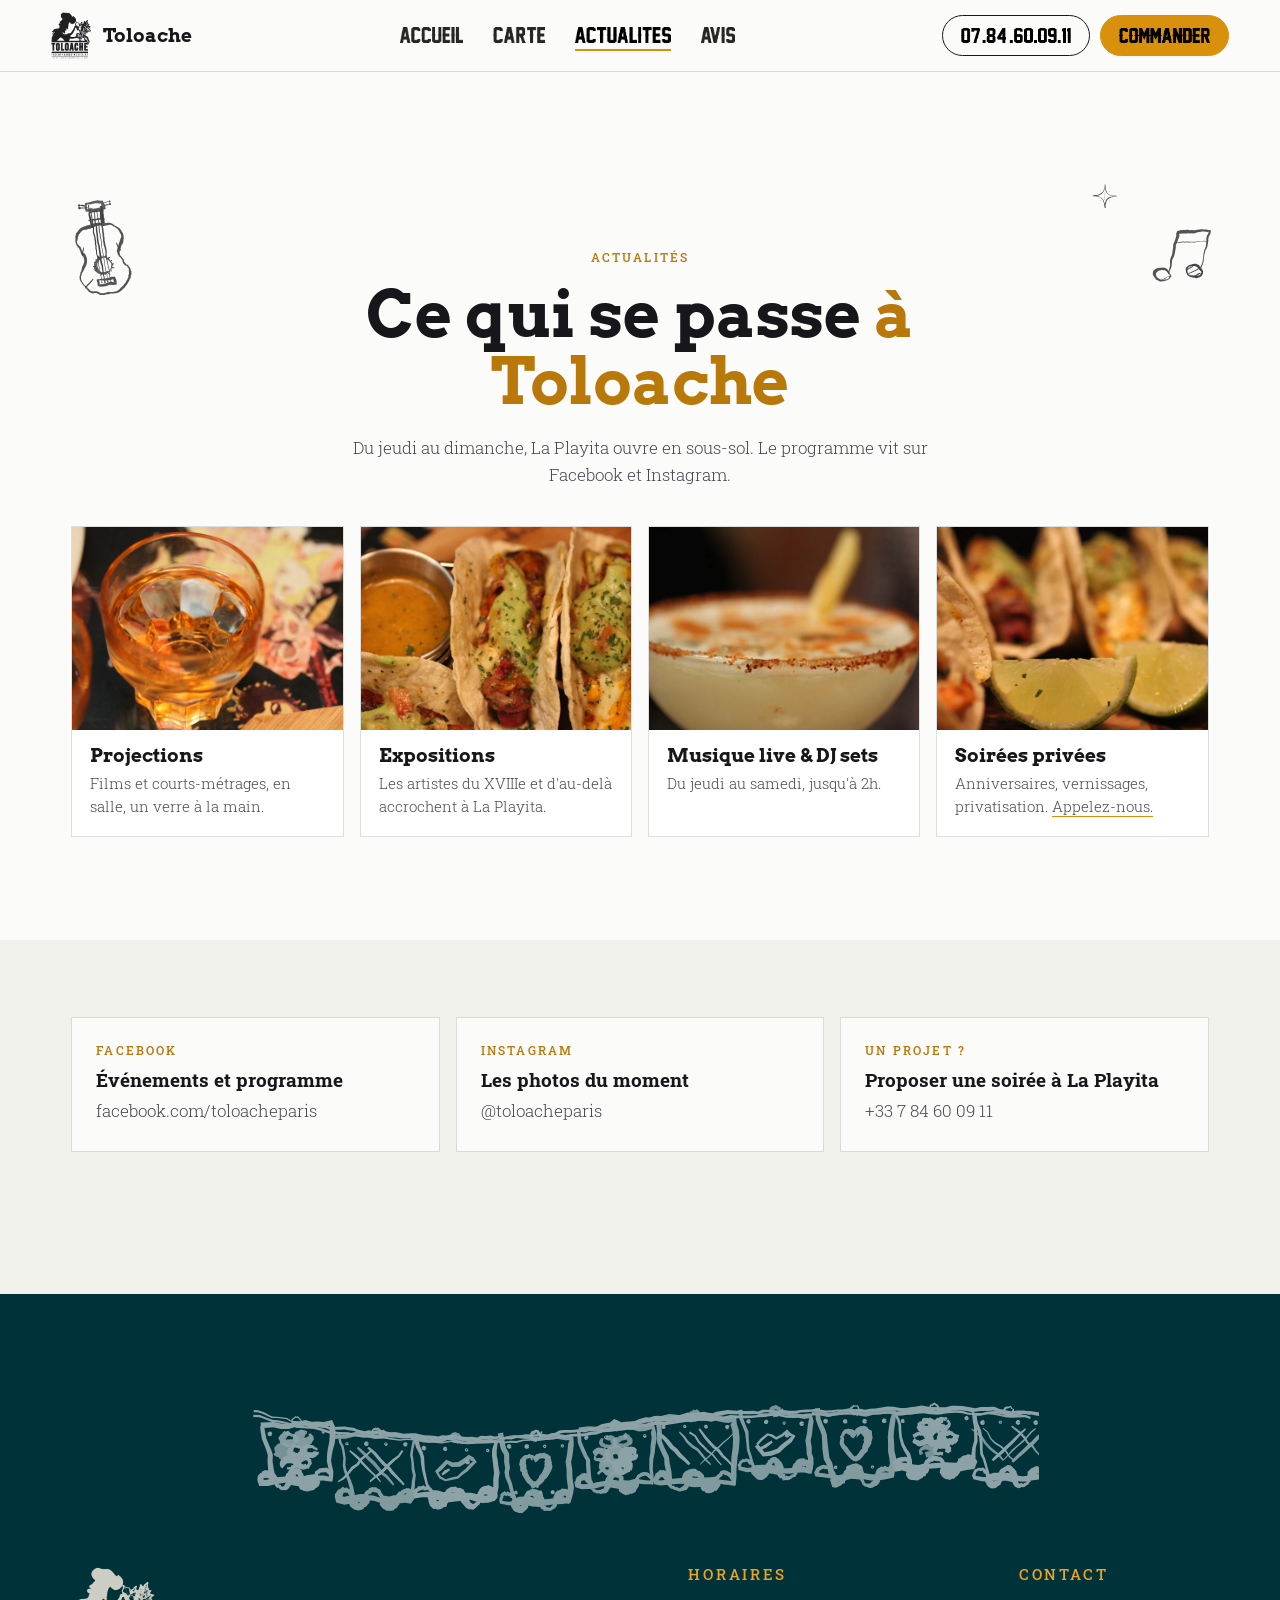
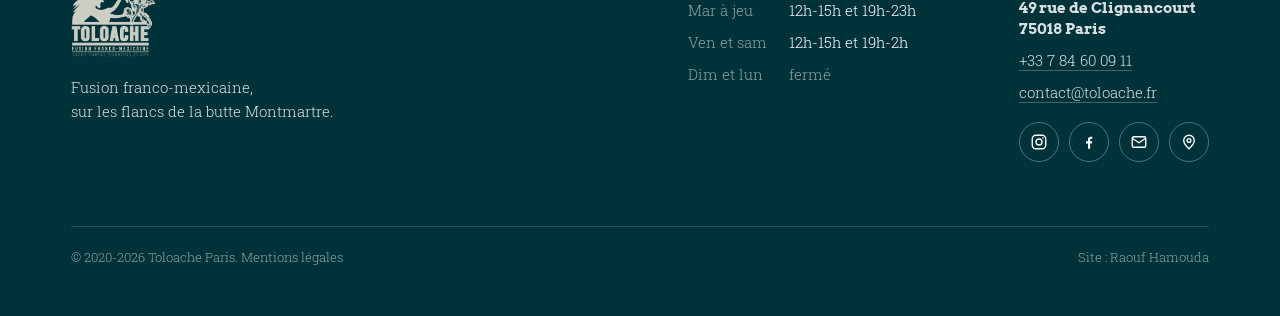
<file: actualites.html>
<!DOCTYPE html>
<html lang="fr">
<head>
<meta charset="utf-8"><meta name="viewport" content="width=device-width, initial-scale=1">
<title>Actualités · Toloache</title>
<meta name="description" content="Concerts, projections, expos et soirées à La Playita de Montmartre.">
<meta property="og:title" content="Actualités · Toloache"><meta property="og:description" content="Concerts, projections, expos et soirées à La Playita de Montmartre."><meta property="og:image" content="https://toloacheparis.com/img/plat5.webp">
<link rel="icon" href="img/favicon.png">
<link rel="preconnect" href="https://fonts.googleapis.com"><link rel="preconnect" href="https://fonts.gstatic.com" crossorigin>
<link href="https://fonts.googleapis.com/css2?family=Arvo:ital,wght@0,400;0,700;1,400&family=Roboto+Slab:wght@300;400;500&display=swap" rel="stylesheet">
<link rel="stylesheet" href="style.css?v=202611031807">
</head>
<body class="inner">
<svg xmlns="http://www.w3.org/2000/svg" style="display:none"><defs><g id="d-bunting" data-vb="0 0 300 60" fill="currentColor" stroke="none"><path d="M4.7 16.6 L6.2 16.6 L8.3 17.3 L9.8 18.1 L11.5 18.8 L13.3 18.8 L14.5 18.9 L15.8 19.1 L17.1 19.3 L18.8 20.3 L20.8 20.5 L22.9 21.3 L24.4 21.1 L25.9 21.1 L27.4 21.2 L28.6 21.5 L30.2 22.4 L31.8 22.7 L33.3 23.2 L35.1 23.2 L36.8 23.2 L39.0 23.1 L40.4 23.4 L42.0 23.6 L43.1 24.0 L44.6 24.6 L46.4 25.0 L48.0 24.7 L49.1 25.0 L51.4 24.9 L52.9 24.8 L54.4 25.6 L56.5 26.1 L58.2 26.1 L59.2 26.3 L60.9 26.5 L62.6 26.4 L63.9 26.3 L65.3 26.2 L66.7 26.5 L68.7 27.0 L70.8 27.0 L72.2 27.1 L74.3 27.3 L75.7 26.8 L77.3 26.9 L78.7 26.6 L80.1 26.6 L81.4 27.1 L83.4 27.5 L85.2 27.6 L86.7 27.4 L89.0 27.5 L90.5 26.9 L92.2 26.9 L93.8 26.6 L95.4 26.9 L96.7 26.5 L98.2 26.9 L99.9 26.8 L101.6 26.9 L103.2 26.4 L105.3 26.1 L107.0 25.7 L108.5 25.9 L110.4 25.9 L112.2 25.7 L113.6 25.9 L115.5 26.1 L116.8 25.6 L118.4 25.5 L120.0 24.6 L121.5 24.4 L123.7 24.4 L125.5 24.3 L127.5 23.9 L129.0 24.3 L131.2 23.7 L132.9 23.6 L134.5 23.1 L135.9 22.6 L137.5 22.4 L139.4 22.1 L140.9 22.1 L142.5 22.4 L144.7 22.2 L146.3 22.1 L148.5 21.9 L150.4 21.1 L152.5 20.5 L153.9 20.5 L155.8 19.9 L156.8 19.9 L158.8 20.0 L160.6 20.3 L162.3 19.8 L164.6 19.6 L166.4 19.2 L168.3 18.6 L170.0 18.7 L172.4 18.6 L174.1 18.4 L175.3 18.7 L177.6 18.8 L179.1 18.1 L180.9 17.9 L183.0 17.3 L184.9 17.4 L187.0 17.4 L189.0 17.3 L190.9 17.4 L193.0 17.3 L194.6 17.4 L196.3 16.7 L197.8 16.6 L199.8 16.8 L202.2 17.0 L204.0 16.8 L206.1 17.1 L208.6 17.1 L210.4 16.7 L212.5 16.6 L214.4 16.5 L216.1 16.2 L218.0 16.5 L219.9 16.7 L222.2 16.6 L224.2 16.3 L226.5 16.3 L228.8 15.9 L230.7 16.3 L232.6 16.2 L234.7 16.7 L236.7 16.3 L238.6 16.4 L241.1 16.1 L243.0 15.8 L245.3 15.9 L247.9 16.3 L250.0 16.3 L251.9 16.1 L253.5 15.9 L255.9 15.3 L258.0 15.7 L260.3 15.9 L262.7 16.0 L265.1 16.0 L267.4 15.5 L268.9 15.5 L271.2 15.7 L273.2 16.1 L276.1 16.5 L278.3 16.2 L280.9 16.2 L283.1 16.0 L284.9 16.7 L287.1 17.0 L289.4 17.5 L291.9 17.1 L294.5 17.1 L296.7 17.7 L297.0 16.8 L294.6 16.0 L291.9 16.0 L289.4 16.3 L287.3 15.8 L285.2 15.4 L283.3 14.6 L280.8 14.7 L278.2 14.7 L276.1 15.1 L273.5 14.7 L271.4 14.3 L268.9 14.2 L267.2 14.2 L264.9 14.8 L262.7 14.8 L260.3 14.7 L258.1 14.5 L255.9 14.1 L253.3 14.6 L251.7 14.8 L249.9 15.0 L248.0 15.0 L245.4 14.6 L242.9 14.5 L240.9 14.9 L238.5 15.2 L236.6 15.3 L234.7 15.7 L232.7 15.3 L230.8 15.5 L228.8 15.1 L226.4 15.6 L224.2 15.6 L222.1 15.9 L219.9 16.0 L218.1 15.7 L216.1 15.3 L214.3 15.6 L212.5 15.6 L210.3 15.8 L208.5 16.1 L206.1 16.1 L204.0 15.8 L202.2 16.0 L199.9 15.8 L197.9 15.7 L196.1 15.7 L194.4 16.4 L193.0 16.3 L190.9 16.4 L189.0 16.2 L187.0 16.1 L185.0 16.0 L182.9 15.8 L180.6 16.2 L178.7 16.5 L177.4 17.0 L175.6 16.8 L174.1 16.5 L172.3 16.7 L170.0 16.8 L168.0 16.7 L165.9 17.4 L164.3 17.8 L162.0 18.0 L160.5 18.5 L159.0 18.2 L156.9 18.0 L155.4 18.1 L153.6 18.6 L152.1 18.5 L149.8 19.2 L148.1 19.9 L146.1 20.1 L144.5 20.2 L142.5 20.5 L141.1 20.3 L139.2 20.4 L137.2 20.8 L135.5 21.2 L134.0 21.9 L132.7 22.4 L131.0 22.5 L128.9 23.2 L127.5 22.9 L125.4 23.2 L123.7 23.3 L121.4 23.3 L119.6 23.5 L118.1 24.4 L116.6 24.5 L115.4 25.0 L113.7 24.8 L112.2 24.6 L110.3 25.0 L108.5 25.0 L106.9 24.9 L105.1 25.3 L103.1 25.6 L101.5 26.1 L99.9 25.9 L98.3 26.0 L96.7 25.6 L95.4 25.8 L93.8 25.4 L92.1 25.6 L90.2 25.5 L88.8 26.1 L86.7 25.9 L85.2 26.0 L83.6 25.9 L81.8 25.5 L80.3 25.1 L78.6 25.1 L77.2 25.4 L75.5 25.3 L74.2 25.8 L72.4 25.5 L70.9 25.4 L68.9 25.3 L67.1 24.9 L65.5 24.5 L63.9 24.5 L62.5 24.6 L61.0 24.7 L59.4 24.4 L58.3 24.3 L56.7 24.3 L55.0 24.0 L53.2 23.3 L51.3 23.4 L49.2 23.6 L47.9 23.4 L46.4 23.8 L44.9 23.4 L43.5 23.0 L42.3 22.5 L40.5 22.3 L39.0 22.0 L36.7 22.1 L35.1 22.2 L33.4 22.2 L32.0 21.7 L30.5 21.5 L28.9 20.7 L27.5 20.4 L25.9 20.4 L24.4 20.5 L22.9 20.8 L20.9 20.0 L19.0 19.8 L17.3 18.8 L15.9 18.6 L14.6 18.4 L13.3 18.3 L11.6 18.2 L10.1 17.5 L8.6 16.6 L6.3 15.9 L4.7 15.8Z"/><path d="M4.5 18.4 L6.9 18.5 L9.0 19.3 L11.5 20.3 L13.6 20.5 L15.1 20.7 L17.5 21.2 L20.8 22.5 L24.5 22.8 L27.3 22.9 L30.0 23.6 L33.3 24.7 L37.1 25.0 L40.2 25.1 L43.1 25.8 L46.2 26.2 L49.5 26.0 L53.0 26.4 L56.5 27.0 L59.6 27.4 L62.4 27.1 L65.4 27.3 L68.6 28.0 L72.2 28.1 L75.5 28.4 L78.9 27.8 L81.9 28.4 L85.1 28.7 L88.5 28.5 L92.1 28.4 L95.4 28.2 L97.2 28.1 L99.3 28.3 L101.5 28.1 L103.6 28.2 L106.2 27.5 L108.7 27.4 L111.2 27.3 L113.2 27.0 L115.2 27.1 L117.6 26.9 L119.7 26.2 L121.6 26.2 L124.1 25.8 L126.4 25.8 L129.3 25.7 L131.7 25.2 L133.7 25.0 L136.1 24.2 L137.9 24.1 L140.2 23.8 L142.8 23.6 L145.3 23.2 L147.9 23.1 L150.2 22.4 L152.8 22.1 L155.0 21.4 L157.3 21.4 L159.4 21.5 L161.7 21.2 L164.2 20.8 L167.1 20.3 L169.5 20.0 L172.2 19.8 L174.5 19.8 L176.9 20.2 L179.1 19.6 L181.7 19.4 L184.0 18.9 L187.0 18.9 L189.5 18.9 L192.1 18.8 L194.5 18.5 L196.9 18.4 L199.7 18.0 L202.0 18.1 L205.0 18.7 L207.9 18.8 L210.6 18.4 L212.9 17.9 L215.5 17.9 L217.9 17.9 L220.7 18.4 L223.4 17.9 L226.6 17.6 L229.4 17.5 L232.0 17.6 L234.4 17.8 L237.4 17.5 L239.9 17.5 L243.3 17.1 L246.0 17.2 L249.1 17.4 L251.8 17.6 L254.1 17.2 L257.4 17.0 L260.4 17.4 L262.9 17.5 L265.0 17.1 L267.0 16.9 L269.0 16.8 L271.4 17.0 L273.5 17.6 L275.8 17.7 L278.4 17.7 L280.9 17.4 L283.1 17.6 L284.9 18.0 L287.5 18.5 L289.5 18.7 L292.0 18.6 L294.8 18.5 L296.7 19.2 L297.0 18.4 L294.9 17.6 L292.0 17.8 L289.6 17.9 L287.6 17.8 L285.1 17.3 L283.2 16.8 L280.9 16.7 L278.4 16.9 L275.8 16.9 L273.6 16.8 L271.6 16.2 L269.1 16.0 L266.9 16.1 L264.9 16.3 L262.8 16.7 L260.5 16.6 L257.5 16.3 L254.1 16.5 L251.8 17.0 L249.1 16.9 L246.0 16.7 L243.2 16.6 L239.8 17.0 L237.3 17.1 L234.4 17.3 L232.0 17.1 L229.4 17.0 L226.6 17.0 L223.3 17.2 L220.7 17.7 L217.9 17.2 L215.5 17.1 L212.8 17.1 L210.5 17.7 L207.9 18.0 L205.1 17.9 L202.1 17.4 L199.6 17.3 L196.8 17.6 L194.5 17.7 L192.1 17.9 L189.5 17.9 L187.0 17.9 L184.0 17.7 L181.5 18.2 L178.9 18.4 L176.9 18.8 L174.6 18.4 L172.2 18.4 L169.4 18.5 L166.8 18.9 L164.0 19.5 L161.5 19.9 L159.3 20.2 L157.3 20.1 L154.8 20.2 L152.5 20.9 L149.9 21.2 L147.7 21.8 L145.2 22.0 L142.7 22.3 L140.1 22.5 L137.8 22.8 L135.8 22.9 L133.4 23.8 L131.5 23.9 L129.2 24.5 L126.4 24.7 L124.0 24.8 L121.5 25.3 L119.5 25.4 L117.5 26.2 L115.2 26.4 L113.1 26.4 L111.1 26.7 L108.6 26.8 L106.1 26.9 L103.5 27.5 L101.5 27.4 L99.3 27.6 L97.2 27.4 L95.4 27.5 L92.0 27.7 L88.5 27.9 L85.1 28.1 L81.9 27.8 L78.9 27.3 L75.5 27.8 L72.3 27.6 L68.7 27.5 L65.5 26.8 L62.4 26.6 L59.6 26.8 L56.6 26.3 L53.1 25.7 L49.5 25.2 L46.2 25.4 L43.2 25.0 L40.3 24.2 L37.1 24.1 L33.5 23.8 L30.3 22.7 L27.4 22.0 L24.5 21.9 L21.0 21.7 L17.7 20.5 L15.3 19.9 L13.7 19.7 L11.7 19.5 L9.3 18.6 L7.0 17.7 L4.6 17.6Z"/><path d="M7.4 22.6 L10.0 22.5 L12.0 22.3 L14.9 22.9 L17.9 22.9 L20.6 22.1 L22.6 21.9 L24.0 21.7 L26.1 22.3 L28.8 22.3 L31.2 22.5 L33.5 21.7 L33.2 22.7 L33.3 25.2 L33.1 27.8 L32.6 30.3 L32.3 32.4 L32.2 34.9 L32.6 37.0 L33.3 39.1 L33.6 41.4 L31.0 40.6 L27.9 40.9 L28.5 41.3 L28.9 40.3 L28.9 40.1 L29.0 39.7 L29.3 39.9 L30.1 39.2 L30.4 39.3 L30.8 39.3 L31.6 39.2 L31.8 39.1 L31.8 39.1 L32.6 39.9 L32.8 39.9 L33.0 40.6 L33.0 41.1 L33.9 41.1 L31.1 40.4 L27.9 40.4 L25.1 40.7 L22.2 41.7 L21.5 43.0 L21.4 43.9 L21.7 44.7 L22.1 45.6 L23.0 46.0 L23.7 46.3 L25.1 46.5 L25.9 46.2 L26.1 46.2 L27.4 45.9 L27.9 45.2 L28.1 45.2 L29.2 44.4 L29.7 43.0 L29.7 41.9 L28.0 39.9 L25.1 40.2 L22.3 41.0 L20.9 40.7 L19.3 40.4 L20.0 41.1 L19.7 42.0 L20.5 41.1 L20.6 40.2 L20.5 40.2 L20.2 40.2 L20.3 40.2 L21.1 40.0 L20.9 40.0 L21.1 39.8 L21.0 40.0 L21.5 40.7 L21.5 40.9 L21.6 41.5 L21.7 41.8 L22.2 41.5 L20.6 41.6 L18.4 40.9 L15.8 41.1 L12.6 41.6 L12.5 43.3 L12.5 43.3 L12.7 44.2 L13.5 45.1 L14.3 45.0 L14.2 45.2 L14.5 45.6 L15.3 46.0 L15.9 45.9 L16.7 46.0 L17.6 45.6 L17.8 45.3 L18.3 44.6 L19.2 43.6 L19.0 42.8 L18.7 40.6 L15.5 40.9 L12.7 41.2 L9.7 42.0 L7.3 42.1 L8.4 42.7 L8.4 41.7 L8.4 41.5 L8.4 41.5 L9.1 41.4 L9.3 40.8 L9.4 41.0 L9.0 40.8 L9.3 41.4 L10.2 41.5 L10.9 42.0 L10.7 41.6 L11.1 42.2 L11.0 41.9 L11.6 42.9 L14.1 41.6 L12.8 40.3 L12.2 37.9 L11.8 35.1 L11.9 32.6 L11.3 30.8 L10.5 29.1 L9.4 26.3 L8.9 23.7 L8.6 21.6 L7.1 21.9 L7.3 23.9 L7.8 26.8 L9.0 29.7 L9.6 31.4 L10.0 32.8 L9.9 35.1 L10.1 38.3 L10.8 41.3 L12.1 42.8 L13.4 41.2 L13.5 40.8 L13.3 40.5 L12.4 39.4 L11.8 39.3 L11.1 38.9 L10.5 38.9 L10.6 38.7 L9.1 38.4 L7.7 39.0 L7.6 39.6 L7.2 39.5 L6.3 40.5 L6.1 41.6 L6.1 42.4 L6.8 44.4 L10.1 44.4 L13.2 43.6 L15.7 43.3 L18.1 42.9 L16.7 42.5 L17.0 43.1 L16.7 43.3 L16.1 44.4 L16.3 44.4 L16.4 44.5 L15.7 44.5 L15.5 44.7 L15.3 44.6 L15.2 44.6 L14.7 43.8 L14.0 43.8 L14.1 43.7 L14.1 43.2 L14.1 42.6 L13.2 43.4 L16.0 43.0 L18.1 42.9 L20.4 43.6 L22.8 43.4 L23.8 41.9 L23.6 41.1 L23.5 40.6 L23.3 39.8 L22.8 39.2 L22.7 38.4 L21.6 37.8 L20.9 37.6 L20.3 37.7 L19.8 37.4 L18.5 37.9 L17.6 39.0 L17.6 39.3 L17.0 39.7 L16.4 41.4 L17.6 43.7 L20.2 44.3 L22.7 44.6 L25.8 43.6 L27.8 43.3 L26.4 42.3 L26.5 42.7 L26.7 42.4 L26.5 42.4 L25.8 42.8 L25.6 43.2 L25.9 42.9 L25.1 43.0 L24.9 43.2 L24.5 43.1 L24.2 42.9 L24.0 43.0 L24.5 43.5 L24.1 43.0 L24.1 43.2 L23.3 43.8 L25.7 42.9 L28.1 42.4 L30.9 42.3 L34.2 42.8 L34.6 40.8 L34.6 40.2 L34.1 39.1 L33.7 38.7 L32.8 37.8 L31.9 37.4 L31.2 37.6 L30.7 37.6 L30.3 37.6 L29.3 37.8 L28.5 38.6 L27.9 38.7 L27.6 39.8 L27.6 40.0 L27.4 41.0 L27.9 42.1 L30.9 41.8 L34.4 42.4 L34.7 38.9 L34.1 36.6 L33.8 34.8 L34.1 32.6 L34.5 30.7 L35.2 28.2 L35.5 25.3 L35.4 22.4 L34.2 19.6 L31.0 20.3 L28.9 20.1 L26.3 20.2 L24.2 19.6 L22.4 19.9 L20.2 20.1 L17.6 21.0 L15.1 20.9 L12.2 20.3 L9.9 20.4 L7.3 20.5Z"/><path d="M27.5 31.3 L27.6 31.3 L27.5 31.1 L26.8 31.7 L27.1 31.6 L26.5 31.8 L26.0 31.6 L25.2 31.8 L25.6 31.7 L24.7 31.4 L24.6 31.5 L25.0 31.7 L25.0 31.5 L24.7 31.0 L24.7 31.3 L24.8 31.4 L25.0 30.6 L24.8 30.6 L24.5 30.7 L24.7 30.7 L25.2 30.2 L25.4 30.2 L26.1 30.2 L26.6 30.1 L27.0 30.3 L27.2 30.6 L28.0 30.7 L28.0 31.0 L28.8 30.8 L28.6 30.0 L28.2 30.1 L28.4 29.9 L27.5 29.7 L27.7 29.5 L26.8 29.0 L26.1 29.0 L25.6 28.8 L24.8 28.7 L24.1 29.0 L23.9 28.7 L22.9 29.4 L22.6 29.9 L22.6 30.0 L22.1 30.5 L22.2 31.7 L22.4 32.4 L22.5 32.7 L23.4 33.8 L24.4 33.9 L24.8 34.0 L25.6 34.1 L26.2 33.8 L26.7 33.9 L27.9 33.5 L28.3 33.1 L28.6 32.8 L29.1 32.4 L29.3 31.6Z"/><path d="M24.4 36.0 L23.5 36.3 L23.5 36.3 L23.2 36.2 L22.8 35.9 L22.0 35.9 L22.8 36.3 L22.6 35.7 L22.2 35.4 L22.3 35.5 L22.1 34.9 L22.0 36.4 L22.5 35.8 L21.9 36.0 L22.6 35.7 L22.7 35.4 L23.5 35.2 L23.4 34.8 L23.9 34.9 L24.3 34.7 L24.7 34.8 L24.6 34.7 L25.2 35.3 L25.3 35.0 L25.1 35.0 L25.0 35.3 L25.3 36.2 L25.4 35.4 L24.9 36.2 L24.7 36.6 L24.3 37.5 L25.3 38.0 L25.8 37.1 L25.9 36.9 L26.3 36.4 L26.6 35.8 L26.3 35.1 L26.4 35.3 L26.3 34.2 L25.7 34.2 L25.6 33.8 L25.1 33.6 L24.1 33.3 L23.9 33.5 L23.1 33.3 L22.6 33.7 L22.1 33.6 L21.7 33.8 L20.9 34.0 L20.4 34.5 L19.8 35.2 L20.1 36.6 L20.0 36.7 L20.7 37.5 L20.7 37.2 L20.8 37.5 L22.0 38.1 L22.5 37.9 L22.3 38.0 L23.4 38.3 L24.1 38.1 L25.0 37.7Z"/><path d="M16.8 36.2 L16.7 36.1 L16.5 35.9 L16.7 36.4 L16.8 36.1 L17.0 35.6 L16.7 35.9 L16.6 36.3 L17.5 35.7 L17.6 35.5 L17.3 35.7 L18.0 35.8 L18.3 35.8 L19.1 35.8 L18.4 35.6 L18.8 35.8 L19.3 36.0 L19.2 36.0 L19.5 36.0 L19.4 35.9 L19.6 36.1 L19.6 36.1 L19.6 36.5 L19.6 36.4 L18.7 36.8 L18.7 37.3 L18.4 37.1 L18.0 37.3 L17.3 37.2 L17.2 38.1 L18.0 38.3 L18.4 38.1 L19.2 38.3 L19.5 37.7 L19.9 37.7 L20.6 37.6 L21.0 37.1 L21.4 36.8 L21.5 36.3 L21.8 35.5 L21.5 34.9 L21.4 34.1 L20.3 33.3 L20.0 33.1 L19.2 32.8 L18.2 32.8 L18.0 32.9 L17.3 32.9 L16.2 33.2 L15.6 33.9 L15.7 34.0 L15.0 34.2 L14.7 35.2 L14.6 35.3 L14.5 35.9 L14.6 36.9 L15.2 37.6 L15.5 37.7Z"/><path d="M12.8 32.2 L13.8 31.9 L14.1 31.6 L14.5 31.7 L15.2 31.2 L15.1 31.2 L15.1 31.4 L15.7 31.4 L16.3 31.4 L16.0 31.2 L15.8 31.4 L15.8 31.2 L15.7 31.5 L16.3 32.0 L15.9 29.9 L15.6 31.2 L15.6 31.2 L15.9 30.9 L16.5 30.6 L16.1 30.6 L15.4 31.0 L14.8 31.3 L15.2 31.6 L15.0 31.3 L13.4 31.4 L13.9 31.7 L13.5 31.6 L13.3 31.7 L13.3 31.8 L12.1 32.2 L12.4 32.8 L12.9 33.1 L13.4 33.5 L13.8 33.5 L14.1 33.6 L14.5 34.3 L15.9 34.1 L16.5 34.1 L16.6 34.0 L16.8 34.2 L18.4 33.5 L19.1 32.3 L19.2 31.4 L18.9 31.9 L19.1 29.8 L18.5 29.5 L18.4 29.1 L17.8 28.8 L16.9 28.0 L15.3 28.3 L15.8 28.2 L15.3 28.3 L14.1 28.3 L13.0 29.2 L13.3 29.3 L12.6 29.6 L12.4 30.2 L12.4 30.2Z" opacity="0.85"/><path d="M15.9 25.9 L17.5 25.6 L18.0 25.5 L18.4 25.6 L18.9 25.9 L19.3 25.8 L19.9 26.3 L20.5 26.4 L20.0 26.3 L20.5 26.9 L20.2 26.3 L20.0 26.9 L20.3 26.4 L19.6 26.6 L19.3 26.8 L18.9 27.0 L19.2 27.0 L18.4 26.7 L17.3 27.1 L18.0 27.3 L17.5 26.8 L16.8 27.0 L16.7 26.7 L16.4 26.8 L16.8 27.2 L16.5 26.1 L16.3 26.6 L16.2 26.9 L16.4 27.0 L17.1 26.2 L18.0 24.9 L16.2 23.6 L15.2 24.8 L15.2 25.0 L14.9 24.9 L13.9 26.4 L14.5 27.3 L14.4 27.2 L14.7 28.5 L15.6 28.9 L16.3 29.4 L16.7 29.2 L16.9 29.7 L18.4 29.6 L18.4 29.4 L19.3 29.7 L20.4 29.1 L21.0 28.6 L20.9 28.4 L21.3 28.2 L21.7 27.5 L21.8 26.8 L21.7 26.0 L21.0 25.5 L20.6 25.3 L20.4 25.3 L19.8 24.9 L19.3 24.8 L18.8 24.5 L18.0 24.3 L17.3 24.5 L15.7 24.8Z" opacity="0.92"/><path d="M25.3 24.8 L25.4 25.5 L25.6 25.6 L25.3 25.9 L25.5 26.5 L25.4 26.0 L25.4 25.7 L24.5 26.0 L24.6 26.2 L24.2 26.1 L24.0 26.3 L23.8 26.2 L24.1 26.3 L23.6 26.0 L22.8 25.8 L22.9 25.9 L22.1 25.3 L21.9 25.5 L22.6 25.8 L22.6 26.1 L22.6 26.4 L22.5 26.9 L22.6 26.5 L22.7 26.6 L23.7 25.9 L22.9 26.0 L23.1 26.0 L23.8 25.9 L24.0 25.8 L24.3 23.6 L23.9 23.5 L23.4 23.3 L22.2 23.1 L21.3 23.9 L21.4 23.6 L20.4 24.1 L20.0 24.7 L19.4 25.3 L19.4 27.0 L19.8 27.5 L20.6 28.5 L21.4 28.5 L20.8 28.4 L21.8 28.9 L22.3 29.1 L22.9 29.4 L23.9 29.5 L25.2 29.4 L25.8 28.8 L26.5 28.4 L26.6 27.9 L26.7 27.8 L27.3 26.9 L27.2 25.7 L26.9 25.7 L26.9 25.3 L26.4 24.9 L26.3 24.5Z" opacity="0.92"/><path d="M21.9 30.9 L21.9 31.5 L22.1 31.5 L21.8 31.5 L21.7 31.5 L21.2 32.0 L21.4 32.2 L20.8 31.9 L20.4 32.2 L20.6 31.9 L20.7 32.1 L20.3 31.7 L19.3 31.2 L19.6 31.7 L19.9 32.0 L19.7 31.4 L19.4 31.2 L19.4 31.3 L19.1 31.5 L19.7 31.0 L19.7 30.5 L20.0 30.0 L20.1 29.8 L20.1 29.9 L20.6 30.0 L21.5 30.1 L21.1 29.6 L21.3 30.3 L22.1 30.2 L21.8 30.2 L22.2 30.7 L22.2 30.7 L22.4 31.2 L23.4 31.0 L23.4 30.4 L23.3 30.0 L22.9 29.5 L22.4 28.9 L22.0 29.1 L21.8 28.5 L21.0 28.8 L20.9 28.7 L20.3 28.6 L19.7 28.5 L19.0 29.0 L18.3 29.7 L18.3 30.0 L17.8 30.1 L17.4 30.7 L17.2 31.6 L17.4 32.3 L17.3 32.5 L17.7 33.7 L18.8 34.0 L18.7 34.0 L19.4 34.6 L19.9 34.6 L20.7 34.8 L21.3 34.4 L22.5 34.3 L23.2 33.1 L23.1 33.2 L23.2 33.2 L24.1 32.1 L23.8 30.9 L23.9 30.9Z"/><path d="M22.0 20.2 L22.2 20.5 L21.7 21.0 L21.4 21.4 L21.0 21.7 L20.8 21.7 L20.7 21.4 L20.1 21.1 L19.6 20.7 L19.6 20.9 L19.7 20.4 L19.3 19.6 L19.8 19.2 L20.1 19.0 L20.5 18.6 L20.9 18.8 L21.0 18.6 L21.7 19.1 L21.8 19.4 L22.3 19.7 L22.2 20.1 L22.7 20.1 L22.7 19.5 L22.1 19.0 L22.0 18.8 L21.2 18.1 L20.9 18.3 L20.4 18.1 L19.8 18.6 L19.5 18.8 L18.8 19.5 L19.1 20.4 L18.9 20.9 L19.1 21.3 L19.7 21.7 L20.1 22.0 L20.4 22.4 L21.3 22.4 L21.9 22.0 L22.3 21.4 L22.8 20.7 L22.6 20.0Z"/><path d="M35.3 26.7 L36.2 26.6 L39.3 26.6 L42.0 26.0 L44.1 25.4 L46.5 25.9 L48.2 26.2 L50.2 26.7 L52.8 26.6 L55.5 25.9 L57.7 25.6 L60.4 26.1 L62.7 26.4 L64.8 26.4 L64.3 28.1 L63.9 30.3 L63.5 32.5 L64.0 35.3 L64.1 38.3 L64.6 40.4 L64.2 42.4 L64.0 44.6 L63.5 46.9 L63.4 49.2 L61.2 48.1 L59.0 48.4 L59.7 48.9 L59.8 48.5 L60.0 48.3 L60.2 47.9 L60.8 47.9 L61.1 47.5 L61.8 47.1 L62.2 47.2 L62.4 47.1 L62.2 47.2 L61.9 47.1 L62.1 47.5 L62.2 48.0 L62.1 48.3 L62.4 49.0 L63.4 47.9 L61.9 47.5 L59.6 47.7 L57.4 47.9 L55.8 48.3 L53.1 48.0 L52.2 50.4 L52.1 51.4 L53.0 52.6 L53.7 53.2 L54.1 53.2 L54.7 53.8 L55.5 53.6 L55.9 53.8 L57.5 53.5 L57.8 52.8 L57.8 53.0 L58.7 52.5 L59.0 51.8 L59.6 51.2 L59.7 50.3 L58.9 48.3 L56.5 48.8 L54.6 49.1 L52.3 48.8 L49.7 48.0 L47.0 47.8 L47.6 48.2 L47.7 47.8 L48.0 47.5 L48.0 47.6 L49.1 47.1 L49.1 46.6 L49.6 46.6 L49.8 46.7 L50.4 46.7 L50.5 46.8 L51.1 46.9 L51.4 47.4 L51.7 48.0 L52.3 48.7 L52.6 49.1 L53.2 49.2 L50.6 48.5 L48.1 48.1 L46.1 47.9 L43.8 48.0 L41.7 48.5 L40.6 49.9 L40.8 50.4 L40.5 50.9 L41.1 52.2 L41.6 52.6 L42.4 53.2 L43.0 53.3 L43.9 53.6 L45.1 53.4 L46.1 52.9 L46.3 52.4 L47.1 52.1 L47.6 51.3 L48.2 50.8 L48.5 49.4 L47.3 47.4 L44.7 47.4 L42.4 47.9 L40.8 48.0 L38.9 48.4 L37.2 48.1 L38.0 48.7 L37.9 48.5 L38.3 47.7 L38.2 47.4 L38.5 47.2 L38.6 46.7 L39.0 47.1 L39.3 46.7 L39.7 47.0 L40.1 46.9 L40.3 47.5 L40.9 48.2 L41.0 48.1 L41.1 48.9 L41.3 49.1 L42.4 49.4 L42.7 47.4 L42.1 44.6 L41.2 42.0 L40.4 40.2 L39.6 38.5 L39.2 36.7 L39.3 33.8 L38.9 31.2 L38.5 29.2 L37.7 27.8 L37.2 25.2 L37.1 24.3 L36.2 24.5 L36.4 25.4 L36.8 28.1 L37.6 29.5 L38.0 31.3 L38.4 33.8 L38.2 36.8 L38.6 38.8 L39.3 40.6 L40.0 42.4 L40.7 44.9 L41.3 47.4 L40.9 49.5 L42.9 49.5 L42.6 48.6 L42.5 47.6 L42.0 47.0 L41.6 46.6 L41.2 45.7 L40.5 45.5 L39.5 44.9 L39.1 45.2 L38.2 44.7 L37.2 45.5 L36.4 45.8 L36.0 46.5 L35.3 47.4 L35.2 48.4 L35.7 50.6 L38.8 51.4 L41.2 51.0 L42.9 50.8 L45.0 50.3 L46.8 50.3 L45.7 49.2 L45.7 49.8 L45.7 49.5 L45.4 50.1 L44.7 50.3 L44.3 51.0 L44.4 50.8 L44.2 50.9 L43.8 50.6 L43.6 50.6 L43.3 50.4 L43.3 50.5 L43.1 50.4 L43.3 50.4 L42.9 50.1 L42.5 50.5 L44.2 50.0 L46.1 49.6 L47.9 49.7 L50.3 50.0 L53.3 50.7 L54.0 48.8 L53.5 47.9 L52.9 47.1 L52.7 46.6 L52.2 45.7 L51.3 45.3 L50.8 44.9 L49.9 44.9 L49.4 44.8 L48.0 45.2 L47.9 45.8 L47.3 46.0 L46.9 46.3 L46.3 47.0 L46.1 47.9 L46.5 49.4 L49.4 49.7 L51.8 50.6 L54.5 51.1 L56.7 50.9 L59.3 50.7 L57.6 48.8 L57.2 49.9 L56.9 49.7 L56.6 50.3 L56.6 50.1 L55.4 50.7 L55.6 51.0 L56.1 50.7 L55.3 50.6 L55.2 50.9 L55.7 50.8 L55.1 50.7 L55.2 50.6 L55.0 50.6 L55.2 50.0 L53.6 51.1 L55.8 51.4 L57.9 51.1 L59.9 50.9 L61.7 50.7 L63.8 51.1 L65.4 48.8 L64.9 47.5 L64.9 47.3 L64.3 46.2 L63.8 45.7 L63.2 45.2 L62.1 45.1 L61.8 45.4 L61.2 45.5 L60.1 46.2 L60.0 46.5 L59.3 46.5 L58.7 47.3 L58.3 47.7 L58.0 48.8 L59.0 50.0 L61.0 49.7 L64.2 50.5 L64.9 47.1 L65.3 44.8 L65.4 42.5 L65.7 40.3 L65.2 38.2 L64.9 35.2 L64.5 32.5 L64.8 30.5 L65.3 28.3 L65.7 25.6 L62.8 25.2 L60.7 24.9 L57.8 24.1 L55.2 24.4 L52.6 25.0 L50.3 25.0 L48.6 24.6 L46.8 24.2 L44.1 23.8 L41.6 24.4 L39.1 25.0 L36.2 25.1 L35.3 25.1Z" opacity="0.92"/><path d="M48.8 30.7 L46.8 32.5 L44.8 33.9 L43.4 35.9 L41.4 37.2 L39.9 39.3 L38.2 41.2 L36.3 42.6 L36.6 43.0 L38.7 41.8 L40.6 39.9 L42.2 38.0 L44.2 36.6 L45.5 34.6 L47.3 33.1 L49.3 31.1Z"/><path d="M40.6 31.3 L42.1 32.7 L43.6 34.1 L45.3 36.1 L47.3 38.2 L48.8 39.5 L50.7 41.2 L52.3 43.0 L52.6 42.7 L51.2 40.8 L49.3 39.0 L47.9 37.5 L46.0 35.5 L44.3 33.5 L42.6 32.1 L41.0 30.9Z"/><path d="M43.5 30.2 L44.4 31.2 L46.1 32.9 L47.5 34.5 L49.4 36.3 L50.9 38.0 L52.7 40.1 L54.3 41.2 L56.1 43.2 L57.1 44.2 L57.6 43.8 L56.8 42.6 L55.1 40.4 L53.6 39.3 L51.9 37.2 L50.3 35.3 L48.4 33.6 L46.9 32.1 L45.1 30.5 L44.0 29.6Z" opacity="0.85"/><path d="M47.4 30.2 L48.3 31.0 L49.9 32.6 L51.6 34.7 L53.3 36.6 L55.2 38.2 L56.2 39.6 L58.3 41.6 L60.1 43.3 L61.0 44.2 L61.5 43.7 L60.7 42.7 L59.0 40.8 L57.2 38.8 L56.1 37.3 L54.2 35.7 L52.5 33.9 L50.7 31.8 L48.9 30.3 L47.9 29.6Z"/><path d="M60.4 30.8 L59.0 32.8 L56.9 34.3 L55.3 35.7 L53.5 37.7 L51.7 39.4 L49.9 40.9 L48.2 42.5 L48.6 43.0 L50.4 41.5 L52.4 40.2 L54.3 38.5 L56.1 36.5 L57.6 35.1 L59.6 33.4 L61.0 31.2Z"/><path d="M53.5 23.1 L52.0 24.4 L51.8 24.6 L51.7 25.1 L51.7 25.3 L51.2 25.5 L50.9 25.5 L50.5 25.8 L50.2 25.6 L49.9 25.1 L49.8 24.7 L49.6 24.1 L49.6 24.0 L49.8 23.3 L50.0 23.4 L50.7 23.2 L51.0 23.4 L51.2 23.2 L51.5 23.5 L52.0 23.8 L51.9 24.0 L52.1 24.5 L52.9 26.3 L53.5 26.0 L52.7 24.2 L52.7 23.9 L52.6 23.3 L52.0 22.8 L51.4 22.4 L50.9 22.6 L50.6 22.4 L49.8 22.7 L49.3 23.0 L49.0 23.9 L49.0 24.3 L49.2 24.8 L49.4 25.4 L49.7 26.1 L50.5 26.5 L51.2 26.2 L51.4 26.2 L52.2 25.9 L52.5 25.2 L52.5 24.9 L52.5 24.9 L54.0 23.6Z"/><path d="M63.7 26.6 L65.5 27.0 L67.8 27.4 L70.4 28.1 L73.3 27.8 L75.7 27.8 L77.6 27.1 L79.3 27.2 L81.1 28.0 L83.9 28.6 L86.4 28.4 L89.4 28.0 L91.9 28.1 L93.9 28.0 L95.2 28.0 L94.4 30.7 L94.3 32.9 L94.6 35.0 L94.8 37.0 L95.1 39.4 L94.8 41.8 L94.8 44.7 L94.4 46.5 L94.3 48.0 L92.5 48.2 L90.3 47.8 L90.9 48.3 L91.1 48.1 L91.5 47.7 L91.8 47.4 L92.0 47.3 L91.7 47.5 L92.6 47.7 L92.8 47.4 L92.4 47.6 L92.8 47.7 L92.5 47.5 L92.9 48.2 L93.6 48.9 L93.5 48.3 L93.4 48.5 L94.5 47.2 L92.4 48.0 L90.8 48.0 L88.9 47.5 L86.5 46.9 L82.9 46.8 L82.2 49.5 L82.5 50.0 L83.0 50.8 L83.6 51.4 L83.9 51.8 L84.6 52.7 L85.9 53.2 L86.3 53.1 L87.4 53.3 L88.1 52.7 L88.4 52.5 L88.9 51.9 L89.8 51.2 L89.9 50.4 L90.2 49.8 L90.1 48.3 L87.5 47.7 L84.5 47.3 L81.7 47.4 L79.2 47.5 L77.1 47.8 L77.9 48.2 L77.8 48.0 L78.5 47.7 L78.6 47.2 L79.2 46.8 L79.2 46.7 L79.2 46.7 L79.8 46.8 L80.1 46.6 L80.4 47.1 L81.2 47.3 L81.7 47.5 L81.4 47.3 L81.5 48.0 L81.6 48.3 L82.8 46.6 L80.2 46.8 L78.2 47.0 L76.3 46.8 L74.1 46.1 L71.1 45.9 L70.2 48.6 L70.2 49.0 L70.4 49.6 L70.5 50.4 L71.0 51.8 L72.3 53.0 L73.2 52.9 L73.5 53.2 L74.6 53.2 L75.8 52.8 L75.8 52.5 L77.2 52.2 L77.6 50.6 L77.2 51.3 L78.3 50.0 L77.5 47.3 L74.8 47.0 L73.1 46.8 L70.7 46.5 L67.8 46.7 L65.0 47.3 L66.0 48.1 L66.3 47.1 L66.3 46.6 L66.2 46.6 L67.2 46.2 L67.2 45.8 L67.6 46.1 L68.5 45.6 L68.5 46.1 L69.7 46.0 L70.1 45.8 L70.6 46.2 L70.8 46.3 L71.1 46.5 L71.1 47.0 L72.3 47.2 L71.5 45.3 L70.3 43.6 L69.7 41.1 L69.1 38.2 L68.9 35.6 L68.8 33.6 L68.3 31.7 L67.2 29.2 L66.6 26.5 L66.2 24.8 L64.5 25.2 L65.0 27.0 L65.7 29.7 L67.0 32.3 L67.5 33.8 L67.6 35.7 L68.0 38.4 L68.7 41.3 L69.4 44.0 L70.6 45.7 L71.3 47.6 L72.2 46.8 L72.2 46.2 L71.8 45.5 L71.5 45.1 L70.4 44.4 L69.4 44.5 L69.1 44.6 L68.6 44.1 L67.4 44.6 L66.5 44.4 L66.2 45.1 L65.4 45.4 L64.8 46.3 L64.8 46.8 L64.5 47.5 L65.2 49.1 L68.0 48.6 L70.6 48.6 L72.7 49.1 L74.5 49.5 L76.1 49.7 L75.5 49.2 L75.4 48.8 L74.6 49.8 L74.9 50.0 L74.6 49.6 L74.0 50.2 L74.1 50.1 L74.2 50.2 L73.5 49.9 L73.2 50.1 L73.7 50.4 L73.5 49.9 L73.6 49.2 L73.4 48.5 L73.5 48.0 L72.1 49.3 L73.4 49.5 L75.6 50.2 L78.2 50.5 L80.6 50.2 L83.7 49.8 L84.5 47.1 L84.2 46.7 L83.6 45.7 L82.5 45.1 L81.5 45.0 L81.5 45.2 L80.6 44.6 L79.7 44.8 L79.2 44.7 L78.3 45.0 L78.0 45.2 L77.0 45.9 L77.1 46.3 L76.2 46.7 L75.9 48.1 L76.8 49.8 L79.4 49.4 L81.8 49.2 L84.4 49.0 L87.2 49.3 L89.5 49.7 L88.9 49.2 L88.6 49.9 L88.6 50.3 L87.9 50.7 L87.4 51.2 L87.1 51.1 L87.2 51.3 L86.8 50.9 L86.5 50.8 L86.2 50.6 L86.2 50.4 L85.8 49.7 L85.3 49.1 L84.9 48.4 L84.7 48.3 L83.5 49.5 L86.1 49.6 L88.2 50.2 L90.5 50.8 L92.9 50.7 L95.4 49.9 L96.4 48.7 L96.5 47.6 L95.8 46.6 L95.6 46.2 L95.8 46.4 L95.2 45.2 L94.2 44.6 L92.9 44.0 L92.0 44.5 L91.9 44.3 L90.7 44.7 L89.7 45.5 L89.4 46.2 L89.0 46.8 L88.6 48.0 L89.5 49.8 L92.5 50.3 L95.6 49.6 L96.4 46.9 L96.8 44.9 L96.8 42.0 L97.2 39.4 L96.7 36.7 L96.5 34.7 L96.1 32.8 L96.1 30.9 L96.6 27.4 L94.0 26.6 L91.8 26.9 L89.4 26.9 L86.3 27.4 L84.0 27.6 L81.4 27.1 L79.6 26.3 L77.5 26.1 L75.5 26.8 L73.3 26.7 L70.5 26.9 L68.1 26.2 L65.8 25.7 L64.0 25.3Z"/><path d="M73.7 39.8 L75.8 38.0 L77.5 36.1 L79.2 37.2 L82.2 37.1 L84.6 35.6 L86.0 34.3 L86.4 34.9 L87.2 35.1 L85.9 36.2 L84.4 37.9 L82.7 39.3 L81.3 40.7 L79.4 41.1 L76.9 41.8 L75.1 40.8 L73.9 38.9 L73.2 39.3 L74.5 41.5 L76.8 42.6 L79.6 42.0 L81.7 41.6 L83.4 40.1 L85.2 38.8 L86.8 37.1 L88.6 35.4 L87.4 33.7 L85.6 32.6 L83.6 34.1 L81.6 35.4 L79.6 35.5 L77.1 34.5 L74.8 36.9 L72.9 38.8Z" opacity="0.92"/><path d="M78.2 37.8 L76.5 38.5 L75.3 39.9 L75.8 40.4 L77.2 39.5 L78.6 38.4Z"/><path d="M82.3 26.3 L82.0 27.1 L81.9 27.6 L81.6 27.8 L81.4 28.0 L81.1 27.5 L80.5 27.5 L80.3 27.4 L79.9 26.7 L79.7 26.6 L79.9 26.2 L79.6 25.7 L79.6 25.7 L80.2 25.3 L80.6 25.4 L80.5 25.1 L81.0 25.4 L81.5 25.4 L81.5 25.6 L82.0 26.0 L82.0 26.5 L82.8 26.5 L82.8 25.7 L82.2 25.0 L81.9 24.5 L81.3 24.5 L80.7 24.1 L80.2 24.3 L79.7 24.3 L78.8 24.9 L78.4 25.8 L78.8 26.4 L78.7 27.0 L79.3 27.4 L79.7 28.0 L80.4 28.2 L80.9 28.1 L81.3 28.5 L81.9 28.1 L82.3 27.8 L82.4 27.2 L82.7 26.5Z" opacity="0.92"/><path d="M95.5 27.9 L97.3 27.4 L100.1 26.6 L102.6 26.2 L105.5 26.5 L107.6 26.8 L109.9 27.2 L111.9 27.5 L114.1 27.2 L116.6 26.7 L118.8 26.6 L121.8 27.2 L123.5 27.2 L123.0 28.4 L122.8 30.3 L122.5 32.7 L122.0 35.3 L122.4 38.2 L122.4 40.9 L122.6 43.0 L122.9 44.9 L122.5 47.0 L122.1 48.9 L120.7 48.5 L118.9 48.6 L120.0 49.8 L120.1 49.8 L120.7 48.6 L120.4 48.7 L120.4 48.7 L120.7 48.7 L121.6 48.1 L121.5 47.8 L121.6 47.8 L121.3 47.7 L122.1 48.2 L122.3 48.0 L122.1 48.2 L122.3 48.5 L122.1 49.2 L123.2 49.1 L120.8 48.4 L118.5 48.9 L115.5 49.4 L112.6 50.0 L112.0 51.6 L112.4 52.2 L113.0 53.2 L113.5 53.1 L113.8 53.8 L114.9 53.7 L115.2 53.7 L116.0 53.8 L116.7 53.6 L117.3 53.1 L117.4 53.1 L118.2 52.6 L118.8 51.6 L118.8 51.2 L119.2 51.0 L118.5 48.9 L115.4 49.3 L112.5 49.5 L109.7 49.0 L107.9 49.0 L108.6 49.1 L108.6 48.9 L108.7 48.5 L108.7 48.4 L109.4 48.0 L109.6 48.0 L109.8 47.9 L109.5 48.0 L109.5 48.1 L110.0 48.4 L110.4 49.1 L110.5 48.7 L110.2 49.2 L110.7 50.1 L110.9 50.7 L112.5 48.8 L109.9 48.7 L107.6 48.2 L104.6 48.4 L102.1 49.4 L101.1 51.0 L101.5 51.9 L101.6 52.4 L101.9 52.7 L102.2 53.3 L103.0 54.1 L103.8 54.3 L104.1 54.4 L104.6 54.5 L105.8 54.5 L106.9 53.6 L107.1 53.4 L107.9 52.6 L108.0 51.3 L108.0 50.7 L107.5 49.0 L104.9 49.4 L102.8 50.0 L100.5 50.3 L97.8 49.9 L98.2 49.9 L98.3 49.1 L98.6 48.9 L98.6 48.1 L99.1 47.9 L99.0 47.8 L99.6 48.2 L100.3 47.9 L100.3 48.1 L101.1 48.2 L101.3 48.8 L101.6 48.8 L102.0 49.3 L102.0 49.5 L102.1 50.1 L103.6 50.5 L103.4 48.6 L102.5 46.2 L101.9 43.5 L100.9 40.8 L100.7 39.2 L101.1 37.6 L100.8 35.3 L100.8 32.3 L99.6 30.0 L99.2 28.3 L98.8 26.1 L98.5 24.3 L96.5 24.6 L96.8 26.5 L97.2 28.7 L97.7 30.7 L98.9 32.7 L98.9 35.5 L99.3 37.6 L99.0 39.2 L99.4 41.3 L100.5 43.9 L101.2 46.6 L102.1 49.0 L102.3 50.5 L103.3 49.8 L103.3 49.4 L103.1 48.6 L102.4 47.8 L102.4 47.9 L101.9 47.1 L100.8 46.8 L100.2 46.4 L99.8 46.8 L99.2 46.4 L98.3 46.8 L97.5 47.5 L97.5 48.6 L97.2 48.7 L97.1 49.7 L97.3 51.0 L100.4 51.6 L103.1 51.4 L105.2 50.9 L107.2 50.6 L106.2 50.2 L106.0 51.0 L105.8 51.6 L105.7 51.4 L105.4 51.6 L104.7 52.1 L105.1 51.9 L104.9 51.8 L104.3 51.6 L104.2 51.8 L104.5 51.8 L104.1 51.2 L104.2 51.5 L104.0 50.7 L104.0 51.4 L103.6 52.0 L105.2 51.5 L107.2 51.5 L109.4 52.1 L112.6 52.3 L114.3 49.8 L113.8 48.6 L113.6 48.4 L113.3 46.8 L112.0 46.3 L112.0 46.1 L110.9 45.6 L110.8 45.6 L109.5 45.4 L108.5 45.9 L108.3 46.0 L107.2 46.7 L106.6 47.6 L106.3 48.5 L106.4 49.0 L106.8 51.0 L109.4 51.3 L112.5 51.7 L115.7 51.5 L118.3 50.9 L117.5 50.2 L117.2 50.4 L117.2 51.1 L117.1 51.7 L116.6 52.0 L116.5 52.2 L116.1 52.6 L116.1 52.6 L115.3 52.4 L114.8 52.3 L114.6 52.5 L114.7 52.0 L114.1 51.8 L114.1 51.4 L113.9 50.8 L113.1 52.0 L115.9 51.5 L118.9 51.1 L120.7 50.5 L123.3 51.2 L124.2 49.4 L124.4 48.5 L124.2 47.6 L123.8 46.4 L122.8 46.1 L123.0 46.1 L122.4 45.5 L120.6 45.3 L119.6 46.2 L119.9 46.0 L119.1 46.0 L117.9 47.1 L117.8 47.8 L117.5 48.4 L117.3 48.6 L118.0 51.3 L120.7 51.2 L123.8 50.8 L124.8 47.5 L125.2 44.9 L124.8 42.7 L124.6 40.8 L124.5 38.1 L124.1 35.4 L124.6 33.0 L124.9 30.6 L125.1 28.6 L124.9 25.8 L122.0 25.2 L119.0 24.7 L116.4 25.0 L113.8 25.5 L111.9 26.0 L110.1 25.9 L107.8 25.6 L105.6 25.4 L102.6 25.2 L99.9 25.7 L97.1 26.5 L95.3 27.0Z" opacity="0.92"/><path d="M112.3 43.3 L110.8 42.8 L109.8 42.5 L108.9 41.6 L108.3 40.6 L107.7 39.3 L107.6 38.3 L107.1 37.9 L107.3 37.7 L107.2 36.2 L106.9 36.2 L107.1 35.7 L107.1 35.2 L107.0 34.7 L106.7 35.3 L107.2 34.6 L107.3 34.2 L107.2 34.1 L107.5 34.1 L108.0 34.0 L108.5 33.8 L108.5 34.0 L109.0 34.0 L108.9 34.5 L109.8 35.0 L109.6 35.0 L109.6 33.8 L110.7 35.5 L111.7 34.8 L112.1 34.1 L112.4 34.2 L112.8 33.9 L113.2 34.0 L114.0 33.7 L113.3 33.5 L113.7 34.0 L114.2 34.1 L114.2 34.2 L114.3 34.2 L114.2 34.7 L114.0 35.3 L114.2 35.6 L114.0 36.3 L114.2 37.2 L114.1 37.0 L113.8 37.9 L113.4 38.7 L113.0 39.6 L112.1 40.5 L111.9 41.3 L111.0 42.4 L110.0 42.9 L108.5 43.6 L109.4 45.4 L110.9 44.8 L112.3 44.1 L113.8 42.7 L114.1 42.0 L115.0 41.3 L115.8 40.1 L116.4 39.0 L116.8 38.1 L117.1 37.1 L116.8 36.0 L116.9 35.5 L116.6 34.9 L116.6 34.7 L116.4 33.3 L115.4 32.5 L114.8 32.2 L114.7 32.4 L114.3 31.9 L113.2 32.0 L113.0 32.1 L112.3 32.0 L111.8 32.3 L110.9 32.4 L110.2 33.4 L109.8 33.6 L111.2 34.9 L111.2 33.8 L110.7 33.4 L110.2 33.3 L110.0 32.8 L109.0 32.6 L108.4 32.3 L107.6 32.7 L107.4 32.7 L106.8 32.7 L106.0 33.2 L105.7 33.6 L105.4 33.9 L105.0 34.3 L104.8 34.9 L104.8 35.2 L104.5 36.6 L104.9 36.9 L104.9 37.6 L105.0 38.8 L105.6 39.2 L105.6 40.1 L106.5 41.6 L107.3 42.9 L108.7 44.2 L110.2 44.7 L111.7 45.2Z" opacity="0.92"/><path d="M113.0 23.7 L112.2 25.2 L111.9 25.9 L111.4 26.3 L111.4 26.5 L111.1 26.3 L110.8 26.6 L110.3 26.4 L110.2 26.4 L109.8 26.2 L109.9 25.6 L109.7 25.4 L110.0 25.0 L110.0 24.7 L110.3 24.9 L110.8 24.4 L110.8 24.3 L111.2 24.3 L111.2 24.6 L111.6 24.8 L111.8 25.2 L112.0 25.5 L112.8 27.0 L113.6 26.5 L112.9 25.1 L112.7 24.7 L112.4 24.1 L112.1 23.9 L111.8 23.3 L110.6 23.2 L110.0 23.5 L110.0 23.7 L109.3 23.7 L108.9 24.4 L108.4 25.2 L108.6 25.8 L108.6 26.8 L109.5 27.5 L110.0 27.6 L110.9 27.8 L111.5 27.4 L111.9 27.3 L112.1 26.8 L112.5 26.3 L112.8 25.4 L113.4 23.9Z"/><path d="M127.3 24.3 L129.4 23.8 L130.9 23.6 L133.2 23.8 L135.8 24.1 L138.7 24.0 L141.2 23.4 L143.7 22.8 L145.4 23.1 L147.3 23.2 L149.5 23.9 L152.0 23.7 L154.5 22.9 L154.1 24.3 L154.4 26.3 L154.0 29.1 L153.9 31.9 L153.5 34.1 L153.5 36.3 L153.5 38.1 L153.9 40.7 L154.3 43.0 L151.7 42.2 L148.5 42.4 L148.8 42.7 L149.0 42.4 L149.4 42.1 L149.9 41.2 L150.0 41.2 L150.5 41.0 L151.0 40.7 L151.6 40.5 L151.7 40.5 L152.5 40.6 L152.6 40.6 L152.8 41.0 L153.6 41.7 L153.9 41.8 L153.8 42.4 L154.7 42.4 L152.0 42.2 L149.6 41.8 L147.1 42.5 L144.9 42.6 L142.7 43.1 L142.0 44.9 L142.0 45.3 L142.1 46.4 L143.0 47.0 L143.4 47.2 L143.5 47.4 L144.7 47.9 L146.1 47.5 L146.3 47.2 L146.8 47.4 L148.3 46.6 L148.8 45.5 L148.8 45.5 L149.4 44.8 L149.7 43.9 L148.2 41.7 L145.8 42.3 L144.1 42.2 L142.2 42.4 L140.5 42.1 L138.7 41.9 L139.7 43.1 L139.7 42.6 L139.7 42.2 L140.0 41.8 L140.3 41.3 L139.9 41.4 L140.4 41.2 L140.7 41.0 L141.1 41.2 L141.7 41.3 L141.9 41.5 L142.1 41.5 L142.0 42.2 L142.2 43.0 L142.2 43.1 L142.7 43.4 L141.7 42.9 L139.4 42.5 L137.0 42.7 L134.0 42.9 L131.5 43.6 L131.5 44.8 L131.4 45.5 L132.0 46.0 L132.4 46.6 L133.2 46.9 L133.8 47.2 L134.8 47.2 L135.0 47.4 L136.0 47.2 L136.5 47.2 L137.1 47.1 L138.0 46.5 L138.2 45.9 L138.5 45.5 L139.2 44.5 L138.3 42.2 L135.3 42.7 L132.8 43.3 L130.2 43.6 L128.5 43.7 L126.7 43.2 L127.2 43.9 L127.7 43.5 L127.9 42.7 L127.9 42.5 L128.6 42.3 L129.3 42.0 L129.0 42.0 L129.0 42.0 L129.2 42.0 L129.1 41.8 L129.1 42.3 L129.8 43.1 L130.5 43.6 L130.5 43.5 L130.7 44.0 L132.6 43.9 L131.8 42.0 L131.5 39.4 L131.3 36.4 L131.2 34.4 L130.2 32.8 L129.0 30.1 L128.0 27.7 L127.8 25.1 L127.5 23.2 L126.2 23.4 L126.4 25.2 L126.6 28.0 L127.6 30.6 L128.9 33.5 L129.7 34.8 L129.7 36.5 L129.9 39.5 L130.2 42.3 L131.0 44.4 L132.4 43.3 L132.2 42.7 L131.9 42.2 L131.3 41.5 L131.2 41.5 L131.2 40.7 L130.3 39.8 L129.2 39.5 L128.0 39.7 L127.6 40.1 L127.5 40.2 L126.3 40.9 L125.7 42.2 L125.9 42.4 L125.3 42.9 L125.7 44.9 L128.2 45.6 L130.3 45.5 L133.1 45.3 L135.7 44.6 L137.9 44.2 L137.2 43.9 L136.8 44.3 L136.4 45.0 L136.4 45.3 L136.3 45.4 L136.1 45.4 L135.6 45.6 L134.9 45.9 L134.9 45.8 L133.9 46.0 L133.6 45.8 L133.1 45.7 L132.8 45.3 L132.4 45.1 L132.6 44.6 L132.1 44.7 L134.2 44.2 L137.1 44.2 L139.3 44.1 L141.3 44.5 L143.3 45.0 L144.0 43.2 L144.0 42.7 L143.8 42.1 L143.8 40.9 L143.0 40.2 L142.5 39.7 L141.6 39.5 L140.7 39.1 L139.8 39.4 L139.6 39.3 L138.7 39.6 L138.1 40.2 L137.5 40.9 L137.0 41.9 L136.9 42.1 L137.3 44.6 L140.0 45.1 L142.1 45.5 L144.2 45.3 L146.2 45.3 L148.4 44.7 L146.9 43.4 L146.9 43.5 L146.6 43.9 L146.3 44.5 L146.3 44.8 L146.4 44.8 L145.8 44.6 L145.0 45.1 L144.9 45.1 L145.0 45.1 L144.9 44.9 L144.1 44.5 L144.2 44.8 L144.5 45.5 L144.4 44.9 L143.9 44.9 L145.2 44.6 L147.5 44.3 L149.7 43.5 L151.9 43.7 L155.1 43.7 L155.1 42.1 L155.1 41.3 L154.4 40.7 L153.8 40.2 L153.5 39.6 L152.7 39.2 L151.9 39.1 L151.3 39.1 L150.3 39.4 L149.7 39.9 L149.4 40.0 L148.9 40.4 L148.4 41.4 L148.1 41.7 L147.7 42.6 L148.5 43.5 L151.6 43.3 L154.9 43.9 L155.1 40.6 L154.8 38.0 L154.9 36.3 L155.0 34.3 L155.5 32.2 L155.8 29.3 L156.3 26.4 L156.0 24.1 L155.3 21.2 L151.7 21.8 L149.7 22.0 L147.7 21.4 L145.6 21.3 L143.6 21.1 L140.8 21.7 L138.5 22.3 L135.8 22.4 L133.4 22.1 L130.9 21.9 L129.1 22.1 L126.9 22.4Z" opacity="0.92"/><path d="M147.9 33.0 L147.9 32.7 L147.5 32.9 L147.8 32.6 L147.2 32.5 L146.0 32.6 L145.6 32.9 L146.3 32.6 L144.9 32.4 L144.5 32.7 L145.7 33.0 L144.9 32.3 L144.9 32.3 L144.6 31.8 L144.8 32.7 L144.9 33.4 L145.3 32.5 L144.7 33.1 L144.8 33.2 L145.1 32.9 L145.2 33.0 L145.6 32.7 L146.1 33.0 L147.1 32.4 L146.9 32.4 L146.9 32.3 L147.3 32.3 L147.7 32.8 L148.7 32.8 L148.6 31.0 L148.6 31.0 L149.0 30.9 L148.3 30.1 L147.7 29.7 L146.4 29.5 L145.9 29.8 L145.6 29.4 L144.4 29.7 L143.8 29.7 L143.3 30.2 L142.9 30.2 L142.2 31.4 L142.0 31.9 L141.6 33.2 L142.4 34.2 L142.2 34.2 L142.9 34.8 L143.1 34.9 L144.3 35.8 L145.5 35.5 L145.2 35.4 L146.4 35.6 L147.1 34.9 L147.4 34.8 L148.1 34.7 L148.8 34.2 L149.4 33.1 L149.0 32.3Z"/><path d="M145.0 37.6 L143.5 38.2 L143.6 38.1 L143.5 37.8 L142.8 37.6 L142.9 37.4 L142.6 37.3 L142.9 37.6 L143.0 37.4 L142.6 36.5 L142.8 37.7 L142.8 37.4 L143.0 37.2 L142.6 37.4 L142.9 37.6 L143.3 37.2 L143.6 37.3 L143.5 37.1 L143.1 37.2 L144.3 37.6 L144.5 37.5 L144.0 37.1 L144.2 37.5 L144.6 37.4 L144.5 37.6 L145.0 37.8 L145.3 37.0 L145.0 37.2 L145.0 37.9 L145.4 37.6 L144.0 37.3 L143.6 38.5 L145.0 39.1 L146.2 39.1 L146.5 38.4 L146.9 38.6 L147.3 37.0 L147.2 36.7 L147.3 36.0 L146.9 35.5 L146.5 34.6 L144.9 33.8 L144.2 33.9 L145.1 34.1 L143.7 33.4 L142.5 33.9 L141.7 34.0 L141.2 34.6 L140.4 34.9 L139.9 36.0 L139.7 36.4 L139.6 36.9 L139.7 38.0 L139.9 38.3 L139.8 38.2 L140.6 39.6 L141.7 40.1 L142.0 40.1 L142.8 40.2 L143.6 40.3 L144.4 39.9 L145.8 39.1Z"/><path d="M134.4 40.2 L136.1 38.7 L136.5 38.0 L136.2 37.5 L136.2 37.1 L136.3 37.9 L136.7 37.1 L136.4 37.4 L136.6 37.6 L137.2 37.4 L137.4 37.3 L137.6 37.3 L137.9 37.0 L137.9 37.0 L137.7 37.2 L138.8 37.6 L138.9 37.6 L139.3 37.8 L138.9 37.4 L138.8 36.9 L138.7 36.9 L138.5 37.8 L138.9 37.3 L138.9 37.2 L138.0 37.9 L138.4 37.9 L138.1 38.1 L138.3 38.2 L137.5 38.2 L137.8 38.5 L136.2 37.2 L135.2 38.4 L136.6 39.8 L137.2 40.3 L138.2 40.5 L138.8 40.6 L140.0 40.1 L140.3 39.8 L140.4 39.8 L140.9 39.5 L141.5 38.5 L141.6 37.8 L141.8 37.2 L141.5 36.0 L140.7 35.3 L140.0 34.9 L139.5 34.8 L139.4 34.9 L139.1 34.3 L137.3 34.2 L136.5 34.6 L136.0 34.8 L135.8 35.1 L135.8 35.1 L134.7 35.7 L134.6 36.7 L134.5 37.1 L134.6 37.8 L135.0 38.3 L135.3 38.4 L135.3 38.0 L133.8 39.5Z" opacity="0.92"/><path d="M133.1 33.3 L133.8 32.9 L133.8 32.7 L134.6 32.2 L134.5 32.3 L134.7 32.3 L134.9 32.4 L135.0 32.3 L135.3 32.8 L136.0 32.8 L136.4 33.1 L136.0 32.6 L135.9 33.1 L136.7 33.9 L136.2 32.7 L136.2 32.7 L135.9 33.3 L136.0 33.3 L136.3 33.2 L136.0 33.4 L135.7 33.8 L135.1 33.9 L135.3 34.0 L134.5 33.8 L133.7 34.0 L133.8 34.0 L133.6 34.0 L133.5 33.4 L132.8 33.0 L132.6 34.0 L132.6 33.8 L132.7 34.5 L133.3 34.9 L133.7 35.1 L134.4 35.1 L134.6 35.2 L135.0 35.5 L136.2 35.5 L136.9 35.3 L137.5 35.2 L138.1 34.7 L138.3 34.7 L138.7 34.0 L139.1 33.0 L138.2 31.4 L138.8 32.3 L138.6 31.4 L137.6 30.6 L136.5 30.1 L136.2 30.4 L136.5 30.3 L135.3 30.0 L134.5 29.9 L133.7 30.1 L133.3 30.4 L132.3 31.1 L132.3 31.4 L132.1 31.5Z" opacity="0.92"/><path d="M137.0 26.8 L137.3 27.0 L138.2 27.4 L138.6 27.2 L138.9 27.4 L139.1 27.7 L139.0 27.3 L138.8 27.9 L139.4 28.5 L139.3 28.1 L139.2 28.2 L139.4 28.3 L139.3 28.4 L139.0 28.7 L138.8 28.9 L138.8 28.8 L138.4 28.9 L137.3 28.7 L137.1 29.0 L137.1 28.8 L136.5 28.3 L136.0 28.3 L136.4 28.4 L136.0 27.9 L136.0 28.2 L136.2 27.8 L136.1 27.7 L136.1 27.5 L136.0 27.6 L136.3 26.5 L135.3 26.4 L134.8 27.3 L134.8 27.4 L134.5 28.2 L135.0 29.0 L135.0 28.9 L135.3 29.6 L136.0 29.6 L136.2 29.8 L136.9 30.3 L137.5 30.0 L138.2 30.2 L138.4 30.2 L138.9 30.5 L139.8 30.2 L140.4 29.9 L141.2 29.3 L141.3 28.6 L141.6 28.4 L141.3 27.1 L141.1 27.2 L141.2 26.6 L140.4 25.9 L139.9 25.5 L138.7 25.2 L138.3 25.5 L138.0 25.3 L137.5 25.2Z" opacity="0.85"/><path d="M143.4 25.4 L144.8 26.9 L145.4 27.7 L145.5 27.5 L145.5 27.5 L145.4 27.4 L145.4 27.8 L145.8 27.6 L145.3 27.6 L145.2 27.9 L144.4 28.1 L143.9 28.7 L144.1 28.3 L143.2 28.5 L143.0 28.3 L142.4 28.4 L142.1 28.2 L142.0 28.1 L141.9 27.7 L141.8 28.0 L142.1 27.5 L141.1 26.9 L141.7 28.5 L141.7 28.1 L141.9 28.0 L142.3 28.0 L143.0 27.5 L142.9 27.4 L143.6 27.3 L144.3 27.1 L146.4 26.7 L146.0 25.0 L144.0 25.3 L143.3 25.4 L142.4 25.5 L141.9 25.8 L141.5 26.1 L141.3 26.0 L140.2 26.4 L139.8 27.1 L139.9 28.9 L139.8 28.4 L139.7 29.0 L140.6 29.5 L140.7 29.8 L141.6 30.0 L142.4 30.1 L142.9 29.9 L143.2 30.0 L144.1 29.7 L144.5 29.9 L145.1 29.4 L145.9 29.2 L145.8 29.0 L146.5 29.1 L147.2 28.1 L147.2 27.3 L147.1 26.6 L146.4 25.8 L146.4 26.1 L146.1 25.7 L144.6 24.3Z" opacity="0.85"/><path d="M142.7 31.4 L142.6 32.5 L142.6 33.1 L142.5 32.9 L142.3 33.4 L142.0 33.8 L141.3 34.1 L141.4 34.1 L141.1 34.1 L140.4 34.0 L140.1 34.2 L140.3 34.0 L140.0 33.8 L139.9 33.6 L140.0 33.6 L140.1 33.5 L139.8 32.6 L139.7 32.7 L139.7 32.9 L140.0 32.6 L140.0 32.1 L140.0 32.2 L139.4 32.5 L140.0 32.5 L140.7 32.4 L141.5 32.1 L141.5 32.0 L140.3 31.9 L141.2 32.5 L141.3 32.4 L141.1 32.2 L141.6 32.9 L141.5 32.2 L141.7 32.8 L142.0 33.9 L144.2 33.5 L144.1 32.4 L144.2 32.0 L144.1 31.5 L143.8 30.7 L143.3 29.9 L142.9 29.7 L142.3 29.2 L140.7 28.9 L140.1 29.2 L139.8 29.3 L139.6 29.4 L139.0 29.5 L138.1 29.9 L137.4 30.7 L137.2 31.3 L136.9 31.6 L136.7 33.0 L137.0 33.8 L137.1 34.2 L137.2 34.6 L137.8 35.4 L138.7 36.1 L139.7 36.4 L140.9 36.3 L141.2 35.7 L141.2 35.7 L142.1 35.5 L142.2 35.0 L142.8 34.6 L143.2 33.9 L143.3 33.6 L143.6 33.5 L143.7 32.6 L143.8 31.4Z" opacity="0.92"/><path d="M142.1 21.3 L142.0 21.7 L141.4 22.1 L141.0 22.7 L141.5 22.6 L140.9 22.3 L140.1 22.3 L140.4 22.4 L140.1 22.1 L140.3 22.2 L140.1 21.5 L140.0 21.5 L140.2 21.0 L140.3 21.1 L140.6 20.6 L140.8 21.0 L141.1 20.9 L141.3 20.9 L141.8 21.1 L141.6 21.2 L142.0 21.9 L142.9 21.4 L142.7 20.9 L142.8 20.3 L141.8 19.8 L141.1 19.5 L141.3 19.7 L140.3 19.2 L139.3 20.0 L139.0 20.2 L138.5 21.3 L138.7 22.1 L138.8 22.1 L138.6 22.8 L139.5 23.7 L140.3 23.8 L140.6 23.6 L141.4 23.9 L142.1 23.2 L142.2 22.7 L142.7 22.2 L142.9 21.5Z"/><path d="M156.1 20.5 L158.6 20.1 L161.3 19.4 L162.8 19.6 L164.8 20.0 L167.0 20.2 L169.4 20.4 L171.8 19.9 L174.8 19.7 L177.1 19.5 L179.3 20.0 L181.0 20.4 L183.2 20.7 L184.8 20.3 L184.0 21.2 L184.7 23.6 L185.0 26.5 L184.9 29.3 L184.7 31.1 L184.4 33.3 L184.3 35.6 L184.2 37.7 L184.3 41.0 L185.1 42.6 L182.2 42.2 L179.5 41.9 L180.0 41.6 L179.8 41.5 L180.2 41.2 L180.4 41.0 L181.0 40.5 L181.2 39.9 L181.5 40.0 L181.9 40.2 L182.5 40.3 L182.8 40.5 L183.2 40.8 L183.7 41.3 L183.9 41.7 L184.5 42.6 L184.6 43.3 L185.6 43.0 L183.2 42.6 L180.1 41.9 L177.9 41.5 L175.5 42.1 L173.7 42.1 L172.7 43.3 L172.6 44.5 L172.9 45.0 L172.7 45.1 L173.5 46.3 L174.3 46.4 L174.7 47.0 L176.1 47.1 L176.7 47.0 L178.0 46.5 L177.7 46.3 L178.8 46.2 L179.5 45.2 L180.2 44.2 L180.4 43.0 L179.1 40.7 L176.7 41.1 L174.4 41.2 L172.4 41.3 L170.7 41.3 L168.3 40.9 L169.6 42.0 L169.4 41.3 L169.3 41.4 L169.2 41.4 L169.6 41.2 L169.8 40.8 L170.3 40.6 L170.0 40.4 L170.6 40.9 L171.6 40.9 L171.6 41.0 L172.1 41.3 L172.1 41.9 L172.6 42.9 L172.8 43.0 L173.7 42.1 L171.6 42.0 L169.2 41.9 L166.4 41.3 L163.2 41.6 L160.7 42.0 L160.0 43.5 L160.4 44.1 L160.9 44.7 L161.5 45.3 L162.4 45.5 L163.1 46.0 L163.5 45.9 L164.1 46.3 L165.1 46.5 L166.1 46.2 L166.3 46.2 L167.4 45.9 L168.0 45.2 L168.6 44.3 L168.7 43.0 L167.7 41.6 L164.6 41.5 L162.2 41.7 L159.7 42.0 L157.6 42.3 L156.4 42.0 L156.8 42.3 L156.9 42.2 L157.6 41.3 L157.4 41.4 L158.2 40.9 L157.8 40.8 L158.3 41.2 L158.5 40.9 L158.5 41.2 L158.6 41.1 L159.2 42.0 L159.9 42.0 L159.4 41.4 L159.6 42.2 L159.7 42.5 L162.1 43.1 L162.0 40.8 L161.8 38.7 L161.2 35.9 L160.9 33.5 L159.9 31.3 L159.1 29.7 L158.2 27.5 L158.3 25.0 L158.1 22.6 L157.7 20.5 L156.6 18.5 L155.1 19.3 L156.0 21.1 L156.3 22.8 L156.4 25.1 L156.4 27.8 L157.4 30.4 L158.2 32.2 L159.1 34.0 L159.2 36.2 L159.8 39.0 L159.9 40.9 L159.9 42.9 L162.0 41.9 L162.0 41.8 L162.0 41.2 L161.4 39.8 L160.8 39.7 L160.5 39.1 L159.8 38.8 L158.8 38.3 L158.4 38.6 L157.6 38.3 L156.6 39.2 L155.8 39.8 L155.7 40.3 L155.2 41.1 L154.8 42.1 L155.4 43.7 L157.6 44.2 L159.9 44.0 L162.4 43.7 L164.7 43.5 L167.3 43.6 L166.7 43.2 L166.8 43.6 L166.3 44.2 L166.4 44.4 L165.9 44.6 L165.6 44.8 L164.9 45.2 L164.6 45.1 L163.8 44.7 L163.4 44.9 L162.9 44.4 L162.0 44.2 L162.0 44.0 L161.7 43.2 L161.7 43.4 L161.3 43.7 L163.4 43.5 L166.2 43.3 L168.9 44.0 L171.5 44.2 L174.0 44.4 L175.0 42.3 L174.4 41.6 L174.2 41.2 L174.0 40.2 L173.1 39.3 L172.4 38.7 L171.6 38.6 L170.9 37.9 L169.5 37.9 L168.4 38.2 L167.9 38.5 L167.2 38.7 L166.2 39.8 L165.8 41.3 L165.9 41.9 L166.9 44.3 L170.3 44.9 L172.6 44.8 L174.7 44.6 L177.2 44.3 L178.6 43.8 L177.4 43.0 L177.5 42.9 L176.9 43.9 L177.5 43.7 L176.8 43.6 L176.3 44.1 L175.8 44.3 L176.0 44.2 L175.8 44.3 L175.6 43.9 L174.8 43.9 L175.1 44.2 L174.9 43.7 L174.6 43.7 L174.6 43.9 L174.2 43.8 L175.8 43.7 L178.0 43.0 L179.8 43.3 L182.9 43.9 L185.8 44.4 L185.8 42.8 L185.8 42.1 L185.2 41.0 L185.0 40.4 L184.3 39.7 L183.8 39.2 L183.0 38.8 L182.3 38.6 L181.6 38.4 L180.3 38.7 L179.8 39.7 L179.5 39.9 L179.2 40.1 L178.4 41.0 L178.6 41.7 L178.8 43.3 L182.0 43.9 L186.0 44.1 L186.3 40.9 L186.3 37.8 L186.5 35.8 L186.7 33.5 L187.1 31.4 L187.3 29.5 L187.5 26.4 L187.1 23.1 L186.4 21.0 L186.2 18.4 L183.2 18.4 L181.3 18.3 L179.8 17.9 L177.3 17.4 L174.6 17.6 L171.6 17.8 L169.3 18.3 L167.2 18.1 L165.2 17.8 L163.2 17.5 L161.0 17.3 L158.2 18.0 L155.8 18.5Z" opacity="0.92"/><path d="M156.2 24.8 L158.1 26.2 L159.6 28.0 L161.3 30.3 L162.9 31.6 L164.4 33.4 L166.5 35.0 L168.2 36.6 L169.0 35.9 L167.4 34.1 L165.5 32.3 L164.1 30.5 L162.6 29.2 L160.8 27.0 L158.9 25.2 L156.7 24.0Z"/><path d="M164.6 24.3 L166.3 26.2 L167.5 28.1 L169.4 29.9 L171.4 31.1 L173.2 33.3 L174.6 34.9 L176.4 36.5 L176.8 36.2 L175.1 34.4 L173.9 32.7 L172.0 30.4 L170.0 29.1 L168.2 27.5 L166.9 25.7 L165.0 23.9Z" opacity="0.92"/><path d="M168.4 24.5 L170.4 25.8 L171.9 28.2 L173.5 29.8 L175.1 31.4 L177.1 32.8 L179.1 35.2 L180.4 36.6 L180.8 36.3 L179.5 34.9 L177.6 32.4 L175.6 30.8 L174.1 29.2 L172.6 27.7 L171.0 25.3 L168.8 23.9Z"/><path d="M172.0 23.1 L172.6 24.1 L174.3 26.6 L175.9 28.5 L177.3 30.0 L179.1 31.4 L180.7 33.4 L182.6 35.0 L184.3 36.8 L185.2 37.6 L185.6 37.3 L184.9 36.3 L183.2 34.4 L181.5 32.7 L179.9 30.6 L178.1 29.2 L176.7 27.7 L175.1 26.0 L173.3 23.6 L172.5 22.7Z"/><path d="M185.0 24.5 L183.2 26.2 L181.1 27.9 L179.3 29.7 L177.7 31.0 L176.2 32.7 L174.2 34.4 L172.5 36.2 L172.7 36.4 L174.5 34.7 L176.5 33.1 L178.1 31.3 L179.7 30.1 L181.4 28.3 L183.5 26.5 L185.2 24.8Z"/><path d="M172.1 17.5 L171.9 18.1 L171.8 18.2 L171.4 18.3 L171.0 18.6 L170.8 18.8 L170.8 18.4 L170.0 18.5 L169.8 18.2 L169.8 18.5 L170.0 17.9 L170.1 17.3 L169.7 17.7 L170.6 17.3 L170.2 17.1 L171.0 17.3 L171.5 16.8 L171.3 16.9 L171.4 16.9 L171.8 17.4 L172.1 18.0 L172.8 17.6 L172.6 17.0 L172.4 16.4 L172.2 16.1 L171.3 15.5 L170.8 15.9 L169.9 15.6 L169.6 16.2 L168.8 16.4 L168.6 17.3 L168.5 17.6 L168.3 18.5 L168.8 19.3 L169.6 19.9 L170.3 19.8 L170.8 20.2 L171.8 19.7 L172.0 19.4 L172.5 19.2 L173.0 18.5 L173.1 17.7Z" opacity="0.85"/><path d="M186.5 17.1 L187.5 17.1 L190.1 17.0 L192.8 16.9 L195.1 17.8 L197.8 18.0 L200.1 18.0 L201.8 17.7 L203.9 17.7 L206.0 18.1 L208.9 18.6 L211.8 19.2 L213.6 18.8 L213.4 20.0 L213.1 21.7 L212.8 24.6 L212.2 27.3 L212.6 29.9 L212.7 32.4 L213.2 33.9 L213.2 35.9 L213.4 37.9 L211.4 37.0 L208.6 37.2 L209.7 38.0 L209.9 37.9 L209.7 38.0 L210.4 37.6 L210.8 37.1 L211.0 36.8 L211.1 36.8 L210.9 36.7 L211.3 37.0 L212.4 37.0 L212.2 36.9 L212.4 36.9 L212.4 37.2 L212.8 37.5 L213.0 38.1 L214.0 37.8 L211.6 37.1 L208.3 37.4 L205.7 37.7 L202.2 37.6 L201.6 39.8 L201.8 40.5 L202.7 41.6 L203.4 41.5 L203.7 42.3 L205.1 42.1 L205.2 42.2 L206.1 42.1 L206.9 41.7 L207.2 41.4 L207.6 41.1 L208.4 41.0 L208.7 40.4 L209.3 39.6 L209.3 39.0 L208.9 37.7 L205.3 37.8 L202.9 37.9 L200.5 37.2 L198.5 37.0 L199.0 37.2 L199.0 37.3 L199.7 36.7 L199.7 35.9 L200.1 36.0 L200.3 35.5 L200.5 35.6 L200.5 35.5 L200.3 35.6 L200.6 35.8 L200.5 36.2 L200.9 36.7 L201.0 37.3 L201.1 37.7 L200.9 38.4 L202.7 37.1 L200.3 36.6 L198.1 36.3 L195.8 36.4 L193.0 36.6 L191.8 38.5 L191.8 39.6 L192.5 40.3 L192.8 40.6 L193.3 41.2 L193.4 41.2 L194.0 41.8 L195.0 42.1 L196.0 42.1 L197.0 41.6 L197.1 41.4 L197.7 41.0 L198.4 40.1 L198.5 39.7 L198.9 38.9 L198.2 36.7 L195.9 37.0 L193.2 37.1 L190.4 37.6 L187.5 37.0 L188.3 37.4 L187.9 36.5 L188.3 36.1 L188.2 35.9 L188.9 35.4 L188.7 35.3 L189.3 35.5 L189.8 35.2 L190.5 35.4 L190.5 35.5 L191.1 36.3 L191.9 36.4 L191.9 37.1 L192.5 37.4 L192.5 37.9 L194.0 37.8 L192.8 36.0 L192.1 33.4 L191.2 30.6 L191.0 28.1 L190.9 26.6 L190.8 23.9 L189.7 21.3 L188.7 18.6 L188.6 16.7 L188.6 15.7 L187.0 15.8 L187.1 16.8 L187.3 19.0 L188.5 21.8 L189.5 24.3 L189.8 26.7 L190.0 28.2 L190.2 30.8 L191.1 33.6 L191.8 36.4 L193.0 38.2 L193.4 37.3 L193.4 36.8 L193.0 36.6 L192.9 35.6 L191.9 35.2 L191.4 34.6 L190.9 34.2 L189.7 34.0 L189.2 34.4 L188.6 34.1 L188.2 34.6 L187.4 35.1 L187.3 35.6 L186.7 36.4 L187.0 37.4 L187.0 38.4 L190.3 39.2 L193.4 38.9 L196.0 39.0 L197.6 38.7 L196.8 38.2 L196.4 38.5 L196.2 38.9 L196.0 39.1 L195.4 39.4 L195.4 39.6 L195.5 39.6 L195.4 39.6 L195.2 39.6 L195.3 39.5 L195.3 39.5 L194.9 38.9 L194.3 38.2 L194.5 38.7 L194.7 39.1 L193.8 39.6 L195.9 39.6 L198.0 39.6 L199.7 39.8 L202.9 40.4 L204.0 37.8 L204.1 37.5 L203.7 36.4 L203.1 35.2 L202.6 35.0 L202.5 34.5 L201.7 33.9 L201.1 33.5 L200.2 33.5 L199.0 33.9 L198.9 34.4 L198.1 34.7 L197.9 35.7 L197.4 35.9 L196.9 37.1 L197.7 38.8 L200.1 39.1 L202.7 39.7 L205.4 39.5 L208.8 39.3 L207.9 38.7 L208.0 39.2 L207.6 39.8 L207.7 40.1 L207.2 40.0 L206.6 40.4 L206.3 40.6 L205.8 40.7 L205.5 40.7 L205.1 40.4 L204.5 40.6 L204.7 40.0 L203.8 39.8 L203.7 39.5 L203.7 39.4 L202.8 39.6 L205.7 39.8 L208.5 39.5 L211.4 39.2 L214.1 39.9 L215.1 37.8 L214.8 36.6 L214.5 36.3 L214.5 35.7 L213.7 34.8 L212.6 34.4 L212.1 34.4 L211.7 33.9 L210.2 34.0 L209.1 34.5 L208.4 35.4 L208.5 35.5 L207.7 36.1 L207.4 36.9 L207.2 37.6 L208.3 39.5 L211.2 39.2 L214.6 39.7 L215.3 36.0 L215.2 33.6 L214.6 32.1 L214.6 29.7 L214.2 27.4 L214.7 24.9 L215.0 22.0 L215.3 20.0 L214.6 17.3 L211.8 17.5 L209.2 17.1 L206.2 16.7 L204.0 16.4 L201.7 16.5 L200.0 16.9 L197.8 17.0 L195.2 17.0 L193.0 16.1 L190.1 16.2 L187.4 16.2 L186.4 16.3Z" opacity="0.92"/><path d="M194.4 29.0 L196.1 27.2 L198.2 25.4 L199.4 25.9 L201.2 27.0 L203.7 25.8 L205.5 24.2 L206.0 25.6 L207.1 25.6 L206.0 26.7 L204.3 27.9 L202.7 29.2 L201.6 30.4 L198.9 31.3 L196.8 31.7 L195.8 30.2 L194.3 28.6 L193.2 29.5 L194.5 31.2 L196.2 33.3 L199.4 33.0 L202.5 31.9 L203.9 30.5 L205.3 29.2 L207.1 27.8 L208.5 25.5 L206.8 24.6 L205.3 23.1 L203.1 25.0 L201.2 26.0 L199.9 25.0 L197.9 24.5 L195.4 26.5 L193.7 28.5Z"/><path d="M199.5 27.3 L198.2 28.0 L196.7 29.0 L195.5 29.6 L194.3 30.4 L194.6 31.0 L196.0 30.6 L197.3 30.1 L198.8 29.0 L199.9 28.0Z"/><path d="M203.5 15.1 L202.3 16.1 L201.6 16.7 L201.8 16.8 L201.4 16.7 L201.3 17.1 L200.8 16.9 L200.9 17.2 L200.7 16.7 L200.1 16.4 L200.0 16.1 L199.9 16.4 L200.1 15.8 L200.0 16.0 L200.3 15.7 L200.7 15.7 L201.2 15.4 L201.1 15.5 L201.6 15.9 L201.9 15.7 L202.0 15.9 L202.0 16.3 L201.8 17.8 L202.7 18.0 L203.0 16.5 L203.1 15.8 L202.8 14.7 L202.1 14.6 L202.0 14.4 L201.2 13.9 L200.2 14.2 L199.6 14.4 L198.9 14.9 L198.7 15.3 L198.4 16.3 L198.7 17.0 L199.1 17.6 L199.7 17.8 L200.2 18.5 L200.9 18.4 L201.8 18.4 L202.2 17.8 L202.7 17.7 L202.7 17.2 L203.0 16.8 L204.1 15.8Z" opacity="0.85"/><path d="M214.6 17.3 L216.2 17.4 L218.5 17.6 L221.2 18.2 L224.1 17.8 L226.8 17.3 L229.0 17.4 L230.7 17.6 L233.2 18.1 L235.1 18.3 L237.7 17.6 L240.2 17.4 L242.4 17.2 L244.7 17.3 L244.1 19.3 L243.7 21.6 L243.4 23.8 L243.2 25.9 L243.3 28.4 L243.3 31.4 L243.8 34.0 L244.0 36.1 L243.4 37.5 L243.5 39.3 L241.7 39.2 L239.1 39.6 L240.6 41.5 L241.0 40.5 L241.1 39.7 L241.1 39.3 L241.2 39.2 L241.3 39.0 L241.7 39.1 L242.4 38.7 L242.3 38.8 L242.9 38.9 L243.6 39.1 L243.6 39.3 L243.9 39.3 L243.7 38.8 L243.4 39.7 L244.4 39.3 L242.2 39.5 L240.4 40.0 L238.3 40.4 L235.7 40.3 L232.7 40.2 L232.9 41.9 L232.9 42.3 L233.3 42.9 L233.7 43.9 L234.6 44.6 L235.5 44.8 L236.0 45.0 L236.6 45.1 L237.4 45.0 L238.1 44.7 L238.4 44.4 L239.1 44.3 L240.0 43.3 L240.3 42.4 L240.4 42.0 L239.6 40.0 L236.9 40.0 L234.4 39.5 L231.6 39.4 L229.3 39.3 L227.7 39.6 L228.9 40.7 L229.1 40.3 L229.3 40.4 L229.5 40.1 L230.3 39.8 L230.5 39.3 L230.4 39.7 L230.6 39.5 L231.2 39.5 L231.3 39.3 L231.1 39.3 L230.9 38.9 L231.0 39.2 L231.3 39.6 L231.7 40.5 L233.0 39.5 L230.7 39.0 L228.2 39.1 L226.1 40.0 L224.6 40.3 L222.2 39.8 L221.5 42.3 L221.7 42.7 L221.8 43.1 L222.0 43.7 L222.3 44.8 L223.6 45.0 L224.5 44.8 L224.6 44.6 L225.4 44.3 L225.8 44.0 L226.1 43.6 L227.1 43.3 L227.1 42.4 L227.5 42.4 L228.0 41.3 L227.6 40.0 L225.4 40.7 L223.7 40.7 L221.7 40.1 L219.0 39.6 L216.5 39.3 L217.0 39.9 L217.3 39.3 L217.5 38.7 L217.4 38.7 L218.1 38.3 L218.2 38.3 L218.8 37.9 L219.2 37.9 L219.6 38.1 L220.5 38.0 L220.7 38.5 L221.0 38.9 L221.2 39.5 L221.6 40.1 L221.5 40.4 L223.4 40.8 L222.9 38.3 L222.3 35.6 L221.2 33.6 L221.1 32.4 L220.8 30.3 L220.5 27.6 L220.3 25.1 L219.6 23.0 L218.7 21.1 L217.9 19.0 L217.8 16.7 L217.7 15.0 L215.9 15.1 L216.0 16.8 L216.1 19.4 L217.0 21.8 L217.8 23.7 L218.4 25.4 L218.5 27.7 L218.6 30.5 L218.9 32.6 L219.1 34.3 L220.2 36.4 L220.7 38.7 L221.3 41.5 L223.6 40.8 L223.6 39.5 L222.9 38.5 L222.5 37.9 L222.0 37.4 L221.0 36.5 L219.7 36.6 L219.3 36.4 L218.3 36.6 L217.5 37.0 L217.5 37.0 L216.5 37.5 L216.1 38.2 L215.9 38.6 L215.5 39.3 L216.0 40.8 L218.8 41.1 L221.4 41.5 L223.5 42.1 L225.7 42.0 L227.7 41.2 L226.9 40.9 L226.7 41.7 L226.1 41.9 L226.2 42.6 L225.7 42.4 L225.0 42.8 L224.9 42.8 L224.0 42.9 L224.1 42.9 L223.5 42.9 L223.8 43.1 L224.3 43.5 L224.2 42.6 L224.0 41.9 L223.9 41.5 L222.6 42.3 L224.5 42.8 L226.9 42.4 L228.7 41.6 L230.5 41.6 L233.2 42.1 L234.4 39.8 L233.9 38.4 L233.9 38.2 L233.6 37.0 L232.3 36.2 L231.2 35.8 L230.6 36.0 L229.6 36.1 L229.6 36.3 L228.5 36.6 L227.9 37.6 L227.6 37.8 L227.4 38.2 L226.7 38.8 L226.3 40.2 L227.6 42.1 L229.5 41.7 L231.6 41.8 L234.2 41.8 L236.7 42.3 L239.1 42.3 L238.1 41.4 L238.0 41.8 L237.9 42.2 L237.8 42.4 L237.3 42.6 L236.7 43.2 L236.9 43.2 L236.4 43.4 L236.3 43.5 L235.7 43.4 L235.0 43.4 L234.6 43.2 L234.3 42.4 L234.1 41.9 L234.0 41.3 L233.0 41.5 L235.6 41.8 L238.4 42.0 L240.7 41.6 L242.5 41.3 L245.0 41.1 L245.2 39.7 L245.6 38.9 L244.8 37.7 L244.3 37.6 L244.2 37.5 L243.3 37.2 L243.0 37.2 L242.2 36.8 L241.3 37.2 L240.9 37.0 L239.8 37.6 L239.1 38.2 L238.8 38.9 L238.5 39.7 L238.4 40.0 L239.3 42.3 L242.0 41.9 L245.5 41.2 L246.0 38.0 L246.6 36.4 L246.3 33.6 L245.7 31.1 L245.6 28.3 L245.4 26.0 L245.5 24.1 L245.8 21.9 L246.1 19.6 L246.3 16.0 L242.6 15.1 L240.1 15.3 L237.3 15.6 L234.9 16.2 L233.5 16.1 L231.0 15.7 L229.0 15.6 L226.6 15.7 L223.9 16.4 L221.3 16.8 L218.6 16.4 L216.3 16.3 L214.6 16.3Z" opacity="0.92"/><path d="M231.5 33.9 L230.3 32.9 L229.5 31.9 L228.7 30.9 L228.0 29.8 L227.2 29.1 L226.9 28.5 L226.7 28.2 L226.7 27.5 L226.8 26.9 L226.7 26.3 L226.5 26.0 L226.7 25.7 L227.0 25.1 L227.3 24.7 L227.7 24.4 L227.3 24.5 L227.9 24.7 L228.0 24.6 L228.1 24.9 L228.6 25.1 L229.1 25.2 L228.9 25.0 L229.2 25.8 L230.3 26.5 L231.6 24.7 L231.4 26.3 L232.0 25.6 L232.5 25.2 L232.9 24.6 L233.3 24.5 L233.2 24.5 L233.8 24.7 L233.9 24.6 L233.2 24.3 L233.2 24.7 L233.4 24.9 L234.1 25.9 L234.3 25.5 L234.0 25.6 L234.3 26.2 L234.2 26.5 L234.1 27.3 L234.3 27.7 L234.0 28.4 L233.6 29.4 L233.6 30.3 L232.9 30.9 L232.3 31.9 L231.5 32.9 L230.3 33.5 L231.1 35.3 L232.7 34.5 L233.9 33.2 L234.6 32.3 L235.6 31.3 L235.9 30.2 L236.3 29.7 L237.0 28.4 L237.1 27.3 L237.2 27.4 L237.5 26.1 L237.3 25.2 L237.2 23.6 L236.1 23.1 L236.2 22.9 L235.9 22.9 L235.7 22.4 L234.2 21.6 L233.7 21.9 L233.1 21.8 L232.2 22.2 L231.3 22.8 L230.7 23.6 L230.2 24.1 L230.1 24.4 L229.5 25.8 L231.3 24.4 L231.0 24.2 L230.8 23.6 L229.8 23.0 L228.8 22.9 L229.1 23.1 L228.3 22.8 L227.8 23.0 L227.0 23.0 L226.5 23.6 L226.3 23.9 L225.9 24.5 L225.7 25.2 L225.2 25.9 L225.5 26.7 L225.4 26.6 L225.2 27.3 L225.1 28.5 L225.4 29.2 L225.9 30.2 L226.6 31.0 L227.3 32.0 L228.2 33.1 L229.2 34.1 L230.4 35.1Z" opacity="0.92"/><path d="M232.1 15.6 L232.2 16.3 L232.1 16.5 L231.4 16.6 L231.5 17.0 L231.3 16.6 L230.7 16.7 L230.2 16.3 L229.8 16.3 L229.8 16.0 L229.6 15.8 L229.9 15.4 L229.6 15.2 L230.0 15.0 L230.6 14.4 L230.8 14.7 L231.3 14.5 L231.5 14.5 L231.8 14.7 L232.0 15.4 L232.2 16.0 L232.7 15.7 L232.5 15.2 L232.3 14.5 L231.8 14.0 L231.2 14.0 L230.9 14.2 L230.4 13.8 L229.6 14.5 L229.0 14.9 L229.1 15.3 L228.7 15.7 L228.9 16.2 L229.0 17.0 L229.7 17.3 L230.4 17.9 L231.0 17.7 L231.7 18.1 L232.1 17.4 L232.6 17.2 L233.0 16.4 L232.9 15.5Z"/><path d="M245.9 18.1 L248.8 17.9 L250.9 17.5 L253.0 17.2 L255.1 16.9 L256.8 16.9 L258.9 17.4 L262.0 17.5 L264.6 16.8 L267.1 16.1 L269.2 16.0 L271.4 16.0 L273.4 16.3 L274.9 16.6 L275.0 18.2 L275.2 20.2 L275.6 22.1 L275.7 25.0 L275.7 27.4 L275.0 29.8 L274.7 32.2 L274.6 34.0 L274.7 35.7 L271.8 35.7 L269.4 36.3 L270.7 37.1 L270.8 36.4 L271.3 35.6 L271.1 35.4 L271.5 35.5 L272.1 35.0 L272.3 34.9 L272.9 34.9 L273.3 34.9 L273.2 35.0 L273.3 35.1 L272.9 34.9 L273.2 35.6 L273.7 36.3 L273.5 35.6 L274.4 34.8 L272.2 34.8 L270.1 35.4 L268.6 35.6 L266.5 35.5 L263.7 35.4 L263.0 38.1 L262.9 38.1 L262.7 39.3 L263.5 40.6 L264.2 41.4 L265.2 41.8 L265.7 41.8 L266.7 42.1 L267.3 41.7 L268.2 41.7 L268.7 40.9 L269.4 40.6 L269.9 39.9 L270.4 39.2 L270.7 38.1 L269.6 35.8 L267.3 36.3 L265.6 35.9 L262.8 35.6 L259.8 35.8 L257.1 36.4 L258.1 37.2 L258.3 36.4 L258.5 36.3 L258.6 35.9 L259.1 35.7 L259.4 35.2 L260.0 35.4 L260.6 34.8 L260.6 34.8 L261.3 35.0 L262.1 35.1 L262.4 35.0 L263.0 35.4 L263.0 35.4 L263.2 36.4 L263.7 35.8 L261.3 35.9 L258.2 36.0 L255.9 36.7 L253.7 36.9 L251.1 36.6 L250.0 38.8 L250.2 39.2 L250.0 40.2 L250.9 41.7 L252.0 42.1 L252.6 42.1 L253.2 42.2 L254.5 42.3 L255.5 41.7 L256.1 41.5 L256.6 40.8 L257.4 40.6 L257.7 39.7 L258.3 39.5 L258.8 38.3 L257.4 35.8 L254.7 36.5 L252.9 36.3 L250.7 35.8 L248.5 35.5 L246.0 36.0 L247.8 37.4 L247.7 36.1 L247.4 36.6 L247.8 36.0 L247.8 35.8 L248.3 35.6 L248.6 35.3 L249.4 35.2 L249.7 35.1 L250.0 35.2 L250.0 35.1 L250.4 35.5 L250.7 36.1 L250.8 36.1 L250.5 36.9 L252.3 38.0 L252.3 34.7 L251.6 32.2 L250.3 30.4 L249.3 28.5 L248.5 25.8 L248.3 23.4 L248.2 21.1 L247.6 19.3 L246.3 16.6 L245.4 17.0 L246.7 19.7 L247.2 21.3 L247.3 23.5 L247.5 26.0 L248.2 28.9 L249.2 31.0 L250.3 32.8 L250.9 34.9 L250.8 37.8 L252.1 36.9 L252.4 36.3 L252.2 35.3 L251.7 34.5 L251.0 33.8 L250.4 33.6 L249.8 33.4 L249.1 33.5 L248.3 33.5 L247.6 33.7 L246.7 33.9 L246.0 34.4 L245.2 35.3 L244.9 36.4 L245.0 36.6 L246.0 39.0 L248.6 38.6 L250.1 38.9 L252.4 39.5 L255.1 39.6 L257.5 38.9 L255.8 37.6 L256.0 37.7 L255.5 37.9 L255.3 38.6 L255.0 38.5 L254.4 39.2 L254.3 38.9 L253.6 39.4 L253.9 39.2 L252.9 39.0 L252.4 39.0 L252.8 39.2 L253.0 39.7 L253.1 38.9 L252.6 37.9 L251.4 39.2 L253.7 39.3 L256.4 38.8 L258.6 37.9 L261.4 37.7 L264.0 37.4 L264.8 36.2 L264.5 34.9 L264.1 34.3 L263.1 33.4 L262.3 33.4 L261.7 33.1 L260.8 32.9 L259.6 33.0 L259.3 33.6 L258.6 33.5 L257.8 34.4 L257.3 34.7 L256.9 35.5 L256.7 35.9 L256.5 36.8 L257.3 38.1 L260.0 37.5 L262.7 37.4 L265.2 37.8 L267.2 38.4 L269.1 38.1 L268.1 37.7 L268.0 37.6 L267.4 38.2 L267.7 38.0 L266.6 38.4 L266.4 38.9 L266.6 38.5 L266.2 38.8 L266.4 38.7 L265.5 38.6 L266.2 39.0 L265.7 38.4 L265.8 39.1 L266.1 38.3 L265.8 36.5 L263.9 38.7 L266.2 38.9 L268.7 39.1 L270.8 38.8 L272.7 38.4 L275.8 38.0 L276.9 35.2 L276.1 33.9 L275.6 33.6 L275.5 33.6 L274.8 32.7 L273.5 32.4 L272.8 32.6 L272.6 32.8 L271.7 32.9 L270.9 33.4 L270.6 33.8 L269.7 34.1 L269.6 34.9 L269.0 35.7 L268.9 36.6 L269.7 38.1 L272.0 37.5 L275.7 37.1 L276.2 34.1 L276.2 32.3 L276.3 30.0 L277.0 27.5 L276.9 25.0 L276.7 21.9 L276.2 20.0 L276.0 18.1 L275.7 16.0 L273.7 15.2 L271.5 14.9 L269.2 14.8 L266.9 14.8 L264.2 15.3 L261.8 16.0 L259.2 15.7 L257.0 15.2 L255.0 15.1 L252.8 15.5 L250.7 15.8 L248.6 16.2 L245.7 16.5Z"/><path d="M267.8 25.2 L267.6 26.5 L267.5 26.7 L268.1 26.2 L267.3 26.2 L267.1 26.6 L266.5 26.3 L265.9 26.7 L266.1 26.4 L265.7 26.6 L265.4 26.2 L264.6 25.9 L264.7 26.1 L265.1 26.4 L265.0 25.5 L264.8 25.8 L264.7 26.4 L264.5 26.7 L265.0 26.1 L265.2 25.7 L264.8 26.0 L265.3 25.5 L265.6 25.7 L266.4 25.2 L266.6 25.4 L266.8 25.1 L267.2 25.5 L267.9 25.7 L268.0 25.8 L268.7 25.9 L269.9 26.2 L270.1 25.2 L268.9 24.9 L268.4 24.7 L268.4 24.6 L267.9 24.4 L267.4 23.8 L266.9 23.8 L266.4 23.3 L265.5 23.6 L265.1 23.2 L264.1 23.4 L263.5 23.5 L262.8 24.1 L262.7 24.2 L262.3 24.4 L261.6 26.1 L262.2 27.0 L262.1 26.9 L262.8 28.4 L264.1 28.7 L263.9 28.6 L265.0 29.3 L265.8 29.0 L266.5 29.3 L266.9 28.8 L267.6 29.1 L268.3 28.4 L268.8 28.4 L269.7 27.3 L269.7 26.6 L269.7 25.3Z"/><path d="M264.1 31.7 L263.6 31.6 L262.8 31.4 L262.4 31.7 L261.8 31.7 L261.7 31.8 L261.2 31.4 L261.2 31.6 L261.3 31.5 L261.3 31.1 L261.5 30.7 L261.1 31.3 L261.7 31.0 L262.1 30.5 L262.3 30.3 L262.4 30.4 L263.0 30.5 L263.6 30.3 L264.2 30.4 L264.7 30.2 L264.3 30.1 L264.7 30.5 L265.3 30.9 L265.4 30.7 L265.3 30.5 L265.1 30.6 L265.5 30.5 L265.0 30.7 L264.6 31.4 L266.1 32.2 L266.2 32.0 L267.1 31.3 L266.9 30.4 L267.2 30.2 L266.5 29.2 L266.1 29.0 L266.1 29.0 L265.9 28.6 L265.0 28.0 L264.1 28.1 L263.4 28.1 L262.8 28.3 L262.1 28.3 L261.3 28.6 L260.6 29.4 L260.5 29.9 L260.4 30.0 L260.2 30.4 L260.1 31.0 L260.2 31.6 L260.2 31.8 L260.5 32.2 L261.2 32.7 L261.7 32.8 L262.7 32.9 L263.0 32.6 L263.3 32.8 L263.9 32.9Z"/><path d="M256.6 32.5 L256.2 31.5 L255.7 31.8 L256.0 31.7 L256.0 31.2 L256.0 31.3 L256.0 31.2 L256.6 30.7 L256.7 31.0 L257.3 30.6 L257.3 30.7 L258.4 30.8 L258.1 30.6 L258.6 31.1 L259.5 31.2 L260.0 31.3 L259.7 31.0 L259.6 31.3 L259.6 30.6 L259.4 30.4 L259.3 31.4 L259.5 31.4 L260.0 30.7 L259.5 30.9 L258.8 31.4 L259.1 31.3 L258.4 31.3 L258.1 31.4 L257.2 31.6 L257.6 33.7 L258.6 33.5 L258.5 33.5 L259.1 33.5 L259.9 33.4 L260.6 32.8 L260.9 32.8 L261.8 31.9 L261.8 31.3 L261.8 31.1 L262.1 30.1 L261.5 29.5 L261.4 29.0 L260.2 28.7 L259.7 28.7 L259.2 28.8 L258.6 28.5 L257.9 28.8 L257.1 29.0 L256.5 29.3 L256.1 29.7 L255.9 29.7 L255.2 30.5 L255.0 30.9 L254.9 31.2 L254.9 31.7 L255.2 32.7 L256.2 32.6 L255.6 32.0Z" opacity="0.85"/><path d="M253.1 26.4 L253.7 25.9 L253.3 26.2 L253.9 26.0 L254.4 25.6 L254.9 25.4 L255.2 25.4 L255.4 25.5 L256.0 25.4 L256.6 25.6 L256.6 25.7 L257.1 26.4 L257.9 26.8 L257.6 26.6 L257.4 26.4 L257.4 26.6 L257.4 26.2 L256.7 26.9 L257.1 26.7 L256.7 26.7 L256.1 27.1 L255.7 27.2 L255.1 27.5 L255.3 27.6 L254.9 27.2 L254.2 27.0 L253.8 26.9 L253.9 26.8 L253.2 26.3 L252.4 27.7 L252.6 27.8 L252.6 28.2 L253.6 28.7 L253.9 28.8 L254.2 29.2 L255.3 29.5 L256.4 29.2 L257.0 29.1 L257.5 28.8 L257.6 28.9 L258.2 28.4 L258.7 27.8 L259.1 27.4 L259.2 26.5 L259.0 25.8 L258.4 25.5 L257.9 25.4 L257.6 25.0 L257.1 24.5 L256.1 24.3 L255.5 24.3 L255.4 24.1 L254.7 24.1 L253.8 24.3 L253.3 24.7 L252.5 25.0 L252.4 25.4 L252.5 25.2Z"/><path d="M256.7 21.6 L258.1 20.6 L257.6 20.7 L258.1 21.2 L258.9 21.1 L258.2 20.8 L258.3 21.4 L259.5 22.4 L259.3 22.0 L259.0 21.7 L259.1 20.9 L258.8 21.9 L258.9 22.0 L259.2 21.5 L259.5 21.3 L258.7 21.5 L258.0 21.8 L258.2 21.8 L257.4 21.7 L257.5 22.0 L257.7 21.9 L256.9 21.5 L256.8 21.6 L256.7 21.8 L256.9 21.8 L256.4 21.1 L256.2 21.4 L256.3 21.6 L256.1 21.2 L256.3 21.2 L257.9 20.9 L257.7 19.7 L256.1 19.9 L255.1 20.1 L255.0 20.5 L254.4 20.6 L254.4 21.9 L254.4 21.7 L254.0 22.3 L254.8 23.8 L255.7 24.4 L255.4 24.2 L256.2 25.0 L257.5 25.1 L258.5 25.1 L259.4 24.8 L260.0 24.4 L260.1 24.4 L260.7 24.2 L261.7 23.1 L261.8 22.1 L261.6 22.4 L262.0 21.6 L261.4 20.0 L260.3 19.6 L260.7 20.0 L260.6 19.5 L259.1 18.6 L258.5 18.9 L258.0 18.7 L256.9 19.2 L255.7 20.4Z"/><path d="M265.2 20.0 L265.7 20.5 L265.8 20.6 L265.9 20.9 L265.8 20.9 L265.6 21.3 L265.4 21.3 L264.9 21.5 L264.8 21.5 L264.4 21.7 L264.6 21.7 L264.6 21.2 L263.4 21.1 L263.1 21.0 L262.7 20.9 L262.2 20.8 L262.9 21.5 L262.8 20.9 L262.2 20.5 L262.2 22.0 L262.3 22.1 L263.0 20.7 L262.1 21.7 L262.8 21.4 L263.0 20.9 L263.0 21.2 L263.7 20.7 L263.6 20.8 L263.9 20.8 L264.5 18.7 L264.2 18.5 L263.1 18.3 L262.3 18.8 L261.7 18.7 L261.2 19.4 L260.7 19.5 L260.4 20.5 L260.4 20.3 L260.2 20.2 L260.2 22.3 L260.5 22.4 L260.5 23.0 L261.9 23.7 L262.3 23.7 L262.6 23.7 L263.2 23.8 L263.6 23.6 L263.9 24.0 L265.4 23.6 L266.0 23.0 L265.9 22.9 L266.3 22.5 L266.7 22.0 L266.9 21.2 L266.8 20.6 L266.6 20.2 L266.4 19.9 L265.9 19.3Z"/><path d="M262.5 25.3 L261.6 26.3 L261.9 27.3 L262.1 26.5 L261.3 27.0 L261.7 26.9 L261.1 27.0 L260.5 27.1 L260.4 27.3 L261.0 27.0 L260.5 27.1 L260.4 26.8 L260.2 26.6 L260.6 27.1 L260.4 26.2 L260.1 25.7 L260.0 26.3 L260.0 26.6 L260.4 25.4 L259.9 25.9 L260.3 25.4 L260.5 25.4 L260.8 24.8 L261.1 24.7 L261.4 24.3 L261.3 24.5 L261.7 24.3 L261.9 24.4 L261.9 24.7 L262.3 25.0 L262.4 25.4 L262.6 25.7 L262.5 26.0 L263.5 26.2 L263.6 25.6 L263.4 25.0 L263.3 24.4 L262.8 24.1 L262.9 23.7 L262.0 23.1 L261.6 23.2 L261.1 22.9 L260.3 23.3 L259.8 23.3 L259.4 23.6 L259.2 23.4 L258.1 24.1 L257.8 24.7 L257.6 25.1 L257.2 25.5 L257.3 26.8 L257.5 27.3 L257.6 27.7 L258.0 28.5 L258.6 28.9 L259.6 29.7 L260.2 29.5 L260.8 29.8 L261.8 29.2 L261.5 29.3 L262.5 29.1 L262.8 28.7 L263.4 28.3 L264.1 27.1 L263.7 26.6 L263.8 26.7Z"/><path d="M262.2 15.0 L262.1 15.4 L261.7 15.9 L261.8 16.0 L261.0 16.3 L260.8 16.5 L260.6 16.6 L260.1 16.3 L259.6 16.1 L259.6 15.7 L259.6 15.3 L259.5 14.8 L259.5 14.1 L259.9 14.3 L260.6 13.9 L260.7 13.7 L261.0 14.1 L261.4 14.2 L261.7 14.7 L262.0 15.1 L262.2 15.3 L262.7 14.9 L262.6 14.8 L262.3 14.2 L261.9 13.6 L261.4 13.5 L260.9 13.0 L260.2 13.3 L259.7 13.6 L259.0 13.8 L258.9 14.8 L259.0 15.3 L259.0 15.7 L259.0 16.5 L259.7 16.9 L260.4 17.3 L261.1 17.2 L261.4 16.9 L262.2 16.6 L262.4 16.3 L262.7 15.7 L262.9 15.2Z"/><path d="M275.2 18.1 L278.0 18.0 L280.7 17.3 L283.2 17.0 L285.7 17.3 L288.0 17.8 L290.0 18.2 L292.0 18.0 L294.4 17.3 L296.5 17.4 L299.4 18.0 L301.7 18.3 L301.7 20.1 L301.5 22.3 L301.1 24.2 L300.3 26.6 L300.5 29.3 L300.9 32.4 L301.1 34.6 L300.9 36.6 L300.8 38.3 L300.9 40.2 L299.2 40.0 L296.6 40.3 L297.6 41.2 L298.1 40.7 L298.0 40.3 L298.4 40.3 L298.6 40.0 L298.9 40.0 L299.5 39.6 L299.3 39.6 L299.6 39.8 L300.7 39.7 L300.8 39.6 L300.4 39.1 L300.5 39.6 L300.8 40.1 L300.8 40.1 L301.5 40.1 L299.1 39.8 L296.7 40.5 L294.0 40.7 L290.5 40.4 L290.0 42.4 L290.1 43.0 L290.5 44.0 L291.2 44.8 L292.3 45.2 L293.1 45.0 L293.5 44.8 L293.8 44.9 L294.6 44.8 L295.3 44.2 L296.1 43.8 L296.3 43.2 L296.4 43.2 L297.1 42.5 L297.1 41.9 L296.9 40.5 L294.0 41.1 L290.7 40.9 L287.9 40.3 L286.1 40.0 L286.7 40.3 L286.7 39.8 L286.9 39.6 L287.0 39.4 L287.6 39.1 L287.9 38.7 L288.5 38.7 L288.7 38.3 L288.6 38.5 L288.1 38.3 L288.8 39.2 L289.0 39.4 L289.2 39.9 L289.1 40.4 L289.3 40.8 L290.5 40.1 L288.4 39.4 L285.7 39.4 L283.0 39.4 L280.2 40.4 L279.9 42.3 L279.7 42.7 L280.6 43.8 L280.4 43.3 L280.2 43.6 L281.0 44.7 L281.9 45.2 L282.9 45.3 L284.0 45.0 L284.3 44.7 L284.7 44.4 L285.6 43.9 L285.8 43.2 L286.6 42.2 L286.4 41.0 L285.3 39.5 L283.0 40.3 L281.1 41.0 L278.8 41.0 L275.9 40.5 L276.2 40.6 L276.3 39.9 L276.4 39.5 L276.6 39.0 L276.7 39.0 L277.4 38.6 L277.4 38.6 L278.4 38.8 L278.7 38.5 L279.0 38.9 L279.3 39.6 L280.1 40.0 L280.0 40.3 L280.4 40.7 L280.6 41.2 L281.5 41.5 L281.4 39.5 L280.6 36.8 L279.8 33.9 L279.0 32.2 L278.9 30.9 L278.9 28.7 L278.8 26.1 L278.3 23.5 L277.2 21.0 L276.8 19.4 L276.6 17.3 L275.1 17.5 L275.4 19.6 L275.9 21.5 L277.1 23.9 L277.6 26.2 L277.8 28.7 L277.9 30.9 L278.0 32.5 L278.9 34.2 L279.7 37.0 L280.4 39.6 L280.5 41.7 L281.7 41.1 L281.4 40.1 L281.1 39.8 L280.9 39.2 L280.2 38.7 L280.0 38.2 L279.0 37.4 L278.3 37.6 L277.4 37.5 L277.0 37.7 L276.1 38.1 L275.7 38.4 L275.4 39.1 L275.2 39.5 L274.9 40.5 L275.4 41.8 L278.6 42.6 L281.3 42.7 L283.6 42.1 L285.4 41.5 L284.2 41.2 L284.4 41.5 L283.8 42.0 L283.7 42.3 L283.6 42.3 L282.9 42.7 L282.8 42.8 L282.6 43.0 L282.8 42.9 L282.4 42.7 L282.7 43.3 L282.9 42.8 L282.1 41.6 L282.4 42.7 L282.7 42.4 L282.0 42.7 L283.4 42.3 L285.6 42.4 L287.9 42.4 L290.7 43.1 L292.2 40.6 L291.7 39.6 L291.6 39.0 L290.9 38.0 L290.4 37.6 L289.8 37.0 L289.3 36.6 L288.1 36.5 L287.7 37.0 L287.1 37.1 L286.5 37.6 L285.9 37.9 L285.4 38.4 L284.9 39.3 L284.8 40.2 L285.4 41.6 L287.6 42.0 L290.5 42.5 L294.1 42.6 L297.0 41.9 L295.9 41.4 L296.0 42.1 L295.7 42.4 L295.3 42.7 L295.4 43.0 L294.7 43.2 L294.0 43.7 L294.2 43.6 L293.5 43.3 L292.7 43.4 L292.5 43.4 L292.4 43.3 L292.3 43.1 L292.1 42.4 L292.0 41.8 L290.7 42.4 L294.0 42.8 L297.0 42.4 L299.3 41.8 L301.9 42.0 L302.8 40.3 L302.8 39.6 L302.6 38.9 L302.4 38.0 L301.4 37.3 L300.6 37.1 L299.9 37.2 L299.5 36.9 L298.3 37.1 L297.8 37.5 L297.0 37.8 L296.8 38.2 L295.8 39.0 L295.8 40.0 L295.6 40.3 L296.4 42.4 L299.4 42.0 L302.3 41.6 L302.7 38.5 L302.8 36.7 L302.9 34.6 L302.7 32.2 L302.3 29.2 L302.1 26.8 L302.8 24.6 L303.2 22.5 L303.3 20.1 L302.7 17.2 L299.7 16.6 L296.7 16.2 L294.2 16.2 L291.8 17.0 L290.0 17.3 L288.2 17.0 L285.8 16.5 L283.2 16.2 L280.5 16.5 L277.8 17.2 L275.2 17.3Z"/><path d="M274.6 23.1 L276.6 24.8 L278.2 26.2 L279.5 28.5 L281.2 30.4 L282.7 31.7 L284.7 33.0 L286.3 34.9 L286.9 34.5 L285.3 32.4 L283.4 30.9 L281.9 29.7 L280.3 27.9 L278.8 25.7 L277.0 24.3 L274.8 22.8Z" opacity="0.85"/><path d="M278.9 22.8 L280.6 24.3 L281.7 26.7 L283.3 28.4 L285.5 29.8 L287.2 31.2 L288.8 33.6 L290.5 34.9 L290.8 34.5 L289.2 33.2 L287.6 30.7 L285.9 29.2 L283.7 27.9 L282.1 26.4 L280.9 24.0 L279.1 22.5Z"/><path d="M294.9 22.7 L293.1 24.1 L291.3 25.8 L289.2 27.8 L287.3 29.5 L285.7 31.2 L283.9 32.7 L282.3 34.4 L282.9 35.1 L284.7 33.6 L286.5 32.1 L288.2 30.4 L290.0 28.7 L292.0 26.5 L293.6 24.7 L295.2 23.1Z"/><path d="M298.7 22.6 L297.0 23.9 L295.4 25.8 L293.7 27.5 L291.7 29.2 L290.0 30.7 L288.5 32.4 L286.5 34.6 L286.8 34.8 L288.8 32.7 L290.4 31.1 L292.0 29.6 L294.1 27.9 L295.8 26.1 L297.4 24.3 L298.9 22.9Z"/><path d="M289.6 22.1 L290.3 22.8 L292.5 24.5 L294.2 26.4 L295.4 28.3 L297.3 29.6 L298.7 31.5 L300.7 33.5 L302.5 35.1 L303.2 35.7 L303.5 35.4 L302.8 34.7 L301.1 33.1 L299.2 31.1 L297.9 29.1 L296.0 27.7 L294.9 25.8 L293.1 23.9 L290.8 22.2 L290.0 21.6Z" opacity="0.92"/><path d="M303.2 21.9 L302.5 22.5 L300.9 24.2 L299.0 25.8 L297.2 27.7 L295.8 28.9 L293.8 30.8 L291.9 32.6 L290.3 34.3 L289.7 35.0 L290.3 35.6 L291.0 35.1 L292.8 33.5 L294.8 31.8 L296.7 30.0 L298.2 28.7 L300.0 26.8 L301.8 25.1 L303.4 23.2 L303.9 22.5Z" opacity="0.92"/><path d="M290.0 15.8 L289.8 16.5 L289.8 16.8 L289.5 16.8 L289.4 17.2 L288.9 16.9 L288.1 17.2 L288.5 17.1 L287.9 16.7 L287.9 16.5 L287.4 16.0 L287.6 15.8 L287.5 15.5 L288.1 15.2 L288.5 15.1 L288.9 15.0 L289.3 14.7 L289.4 15.0 L289.8 15.4 L290.3 15.6 L290.2 16.2 L290.7 16.2 L290.7 15.4 L290.0 15.1 L289.8 14.7 L289.4 14.2 L288.7 14.5 L288.4 14.5 L287.9 14.5 L287.0 14.9 L286.7 15.5 L286.5 16.2 L286.9 17.0 L287.0 17.5 L287.7 18.0 L288.2 18.3 L289.0 18.0 L289.7 18.1 L290.1 17.5 L290.6 17.2 L290.6 16.5 L290.7 15.9Z"/><path d="M10.9 24.7 L10.8 24.8 L10.8 24.8 L10.8 24.8 L10.8 24.8 L10.9 24.8 L10.8 24.8 L10.8 24.8 L10.8 24.8 L10.8 24.8 L10.8 24.9 L11.7 24.7 L11.5 24.3 L11.1 23.9 L10.5 24.0 L10.1 24.3 L9.9 24.8 L10.1 25.4 L10.6 25.7 L11.1 25.6 L11.5 25.3 L11.6 24.9Z"/><path d="M17.7 24.4 L17.6 24.6 L17.5 24.6 L17.4 24.6 L17.4 24.6 L17.5 24.5 L17.5 24.5 L17.5 24.5 L17.5 24.5 L17.5 24.5 L17.5 24.6 L18.4 24.4 L18.2 24.0 L17.7 23.7 L17.2 23.7 L16.8 24.0 L16.6 24.5 L16.8 25.0 L17.2 25.3 L17.7 25.3 L18.1 24.9 L18.2 24.6Z"/><path d="M24.3 24.1 L24.3 24.4 L24.2 24.5 L24.1 24.5 L23.9 24.4 L23.9 24.3 L23.9 24.1 L24.1 24.0 L24.2 24.0 L24.3 24.1 L24.4 24.3 L24.8 24.2 L24.7 23.8 L24.3 23.6 L24.0 23.7 L23.6 23.9 L23.5 24.3 L23.6 24.6 L24.0 24.9 L24.4 24.9 L24.7 24.6 L24.8 24.3Z"/><path d="M31.0 23.9 L31.0 24.1 L30.9 24.2 L30.7 24.2 L30.6 24.2 L30.6 24.0 L30.6 23.9 L30.7 23.8 L30.9 23.8 L31.0 23.9 L31.0 24.1 L31.5 23.9 L31.3 23.6 L31.0 23.4 L30.6 23.4 L30.3 23.7 L30.2 24.0 L30.3 24.4 L30.6 24.7 L31.0 24.7 L31.4 24.4 L31.5 24.1Z"/><path d="M39.9 28.4 L39.9 28.6 L39.8 28.6 L39.7 28.7 L39.6 28.6 L39.5 28.5 L39.6 28.3 L39.7 28.2 L39.8 28.2 L40.0 28.3 L40.0 28.5 L40.4 28.4 L40.3 28.1 L40.0 27.9 L39.6 27.9 L39.3 28.1 L39.1 28.5 L39.2 28.9 L39.5 29.1 L40.0 29.1 L40.3 28.9 L40.5 28.6Z"/><path d="M47.1 28.3 L47.1 28.4 L47.1 28.4 L47.1 28.4 L47.1 28.4 L47.1 28.5 L47.1 28.5 L47.1 28.5 L47.1 28.5 L47.1 28.5 L47.1 28.6 L48.0 28.3 L47.8 27.9 L47.4 27.6 L46.8 27.6 L46.4 27.9 L46.2 28.4 L46.3 29.0 L46.8 29.3 L47.4 29.3 L47.8 29.0 L48.0 28.6Z"/><path d="M54.6 28.5 L54.5 28.6 L54.5 28.7 L54.4 28.7 L54.3 28.7 L54.2 28.6 L54.2 28.4 L54.3 28.3 L54.5 28.3 L54.6 28.4 L54.7 28.6 L55.0 28.5 L54.9 28.2 L54.6 28.0 L54.2 28.0 L53.9 28.2 L53.8 28.5 L53.9 29.0 L54.2 29.2 L54.6 29.3 L55.0 29.0 L55.2 28.7Z"/><path d="M61.9 28.7 L61.9 28.9 L61.8 28.9 L61.7 28.8 L61.7 28.8 L61.7 28.8 L61.8 28.8 L61.8 28.8 L61.7 28.8 L61.7 28.8 L61.8 28.9 L62.6 28.7 L62.5 28.3 L62.1 27.9 L61.5 27.9 L61.1 28.2 L60.9 28.7 L61.1 29.2 L61.5 29.5 L62.0 29.5 L62.4 29.2 L62.5 28.9Z"/><path d="M85.2 35.1 L85.2 35.3 L85.2 35.3 L85.1 35.3 L85.1 35.3 L85.1 35.3 L85.1 35.2 L85.1 35.2 L85.2 35.3 L85.2 35.3 L85.2 35.4 L86.1 35.2 L85.9 34.7 L85.5 34.4 L84.9 34.3 L84.4 34.7 L84.2 35.2 L84.4 35.8 L84.8 36.2 L85.4 36.2 L85.9 35.9 L86.1 35.5Z"/><path d="M68.7 29.9 L68.7 30.0 L68.7 30.0 L68.8 30.0 L68.8 30.1 L68.7 30.1 L68.7 30.1 L68.7 30.1 L68.7 30.1 L68.7 30.1 L68.8 30.2 L69.6 30.0 L69.5 29.6 L69.0 29.3 L68.5 29.2 L68.0 29.5 L67.9 30.0 L68.0 30.6 L68.4 30.9 L69.0 31.0 L69.5 30.6 L69.7 30.3Z"/><path d="M76.8 30.3 L76.8 30.4 L76.8 30.5 L76.7 30.5 L76.7 30.4 L76.7 30.4 L76.7 30.4 L76.7 30.4 L76.7 30.4 L76.8 30.4 L76.8 30.5 L77.5 30.3 L77.4 30.0 L77.0 29.6 L76.5 29.6 L76.1 29.9 L75.9 30.4 L76.1 30.9 L76.5 31.2 L77.0 31.2 L77.4 30.9 L77.6 30.6Z"/><path d="M84.9 30.7 L84.9 30.9 L84.8 30.9 L84.7 30.9 L84.6 30.9 L84.5 30.7 L84.5 30.6 L84.7 30.5 L84.8 30.5 L85.0 30.6 L85.0 30.8 L85.4 30.7 L85.2 30.4 L84.9 30.2 L84.6 30.2 L84.2 30.4 L84.1 30.7 L84.2 31.1 L84.5 31.4 L84.9 31.4 L85.3 31.2 L85.5 30.9Z"/><path d="M92.9 30.9 L92.9 31.1 L92.8 31.2 L92.7 31.2 L92.6 31.1 L92.5 31.0 L92.5 30.9 L92.7 30.8 L92.8 30.8 L92.9 30.9 L93.0 31.1 L93.4 31.0 L93.3 30.7 L92.9 30.4 L92.6 30.4 L92.2 30.6 L92.1 31.0 L92.2 31.4 L92.5 31.6 L92.9 31.7 L93.3 31.4 L93.4 31.1Z"/><path d="M103.4 46.7 L103.4 46.9 L103.4 46.9 L103.3 46.9 L103.3 46.9 L103.3 46.9 L103.3 46.8 L103.3 46.8 L103.4 46.8 L103.4 46.8 L103.5 46.9 L104.0 46.8 L103.9 46.5 L103.6 46.2 L103.1 46.2 L102.8 46.4 L102.6 46.8 L102.8 47.3 L103.1 47.5 L103.6 47.5 L103.9 47.3 L104.0 47.0Z"/><path d="M108.0 46.7 L108.0 46.9 L108.0 46.9 L107.9 46.9 L107.9 46.9 L107.9 46.9 L107.9 46.8 L107.9 46.8 L108.0 46.8 L108.0 46.8 L108.1 46.9 L108.6 46.8 L108.5 46.5 L108.2 46.2 L107.7 46.2 L107.4 46.4 L107.2 46.8 L107.4 47.3 L107.7 47.5 L108.2 47.5 L108.5 47.3 L108.6 47.0Z"/><path d="M112.6 46.7 L112.6 46.8 L112.5 46.8 L112.5 46.8 L112.5 46.8 L112.5 46.8 L112.5 46.8 L112.6 46.8 L112.6 46.8 L112.6 46.8 L112.6 46.9 L113.2 46.7 L113.1 46.4 L112.8 46.1 L112.3 46.1 L112.0 46.4 L111.8 46.8 L111.9 47.2 L112.3 47.5 L112.8 47.5 L113.1 47.2 L113.3 46.9Z"/><path d="M117.1 46.5 L117.1 46.7 L117.1 46.7 L117.1 46.7 L117.1 46.7 L117.1 46.7 L117.1 46.7 L117.2 46.7 L117.2 46.7 L117.2 46.7 L117.2 46.8 L117.9 46.6 L117.8 46.2 L117.4 46.0 L116.9 46.0 L116.5 46.3 L116.4 46.7 L116.5 47.2 L116.9 47.4 L117.4 47.5 L117.8 47.2 L117.9 46.8Z"/><path d="M100.8 29.4 L100.8 29.5 L100.8 29.5 L100.8 29.6 L100.7 29.6 L100.7 29.5 L100.7 29.5 L100.8 29.5 L100.8 29.5 L100.8 29.5 L100.8 29.7 L101.6 29.4 L101.5 29.0 L101.0 28.7 L100.5 28.7 L100.1 29.0 L99.9 29.5 L100.1 30.0 L100.5 30.3 L101.0 30.4 L101.5 30.1 L101.6 29.7Z"/><path d="M107.4 29.4 L107.4 29.5 L107.4 29.5 L107.4 29.5 L107.5 29.5 L107.5 29.6 L107.5 29.6 L107.4 29.6 L107.4 29.6 L107.4 29.6 L107.5 29.7 L108.3 29.4 L108.2 29.0 L107.7 28.7 L107.2 28.7 L106.7 29.0 L106.5 29.6 L106.7 30.1 L107.1 30.4 L107.7 30.4 L108.2 30.1 L108.3 29.7Z"/><path d="M114.3 29.4 L114.3 29.6 L114.2 29.7 L114.0 29.7 L113.9 29.6 L113.8 29.5 L113.9 29.3 L114.0 29.3 L114.2 29.3 L114.3 29.4 L114.3 29.5 L114.8 29.4 L114.7 29.1 L114.3 28.8 L113.9 28.9 L113.6 29.1 L113.5 29.5 L113.6 29.8 L113.9 30.1 L114.3 30.1 L114.6 29.9 L114.8 29.5Z"/><path d="M121.0 29.2 L120.9 29.4 L120.8 29.5 L120.7 29.5 L120.6 29.5 L120.5 29.3 L120.6 29.2 L120.7 29.1 L120.8 29.1 L120.9 29.2 L120.9 29.4 L121.5 29.2 L121.3 28.9 L121.0 28.7 L120.6 28.7 L120.3 28.9 L120.1 29.3 L120.3 29.7 L120.6 29.9 L121.0 29.9 L121.3 29.7 L121.4 29.4Z"/><path d="M130.0 26.3 L130.0 26.5 L129.8 26.5 L129.7 26.5 L129.7 26.4 L129.7 26.4 L129.8 26.3 L129.8 26.3 L129.8 26.3 L129.8 26.3 L129.8 26.5 L130.7 26.2 L130.5 25.8 L130.1 25.5 L129.5 25.6 L129.1 25.9 L129.0 26.4 L129.2 26.8 L129.6 27.1 L130.0 27.0 L130.4 26.7 L130.5 26.4Z"/><path d="M137.3 25.9 L137.3 26.1 L137.2 26.2 L137.1 26.2 L137.0 26.2 L136.9 26.1 L136.9 25.9 L137.1 25.8 L137.2 25.8 L137.3 25.9 L137.4 26.1 L137.8 26.0 L137.6 25.7 L137.3 25.4 L136.9 25.5 L136.6 25.7 L136.5 26.1 L136.6 26.5 L136.9 26.7 L137.4 26.7 L137.7 26.5 L137.9 26.1Z"/><path d="M144.6 25.6 L144.5 25.8 L144.5 25.8 L144.4 25.8 L144.4 25.8 L144.3 25.8 L144.3 25.6 L144.4 25.5 L144.6 25.5 L144.7 25.6 L144.7 25.8 L145.1 25.7 L145.0 25.3 L144.7 25.1 L144.3 25.1 L143.9 25.3 L143.7 25.7 L143.9 26.2 L144.2 26.5 L144.7 26.5 L145.1 26.2 L145.2 25.8Z"/><path d="M151.9 25.4 L151.9 25.5 L151.8 25.6 L151.7 25.6 L151.6 25.6 L151.6 25.5 L151.6 25.3 L151.7 25.2 L151.9 25.2 L152.0 25.3 L152.1 25.5 L152.4 25.4 L152.3 25.1 L152.0 24.9 L151.6 24.9 L151.3 25.1 L151.1 25.5 L151.2 25.9 L151.6 26.2 L152.0 26.2 L152.4 25.9 L152.5 25.6Z"/><path d="M158.8 21.8 L158.8 22.0 L158.8 22.0 L158.8 22.0 L158.8 22.0 L158.8 22.0 L158.8 22.0 L158.8 22.0 L158.8 22.0 L158.8 22.0 L158.9 22.1 L159.7 21.9 L159.5 21.5 L159.1 21.2 L158.6 21.2 L158.1 21.5 L158.0 22.0 L158.1 22.5 L158.6 22.9 L159.1 22.9 L159.6 22.5 L159.7 22.2Z"/><path d="M167.0 21.8 L166.9 22.0 L166.9 22.1 L166.8 22.1 L166.7 22.0 L166.6 21.9 L166.7 21.8 L166.8 21.7 L166.9 21.7 L167.0 21.8 L167.1 22.0 L167.4 21.9 L167.3 21.6 L167.0 21.3 L166.6 21.3 L166.3 21.6 L166.2 21.9 L166.3 22.3 L166.6 22.6 L167.1 22.6 L167.4 22.4 L167.6 22.0Z"/><path d="M174.9 21.9 L174.9 22.1 L174.9 22.1 L174.8 22.1 L174.8 22.1 L174.7 22.0 L174.7 21.9 L174.8 21.9 L174.9 21.9 L175.0 21.9 L175.1 22.1 L175.5 22.0 L175.4 21.6 L175.1 21.3 L174.6 21.3 L174.2 21.6 L174.1 22.0 L174.2 22.5 L174.6 22.8 L175.1 22.8 L175.5 22.5 L175.6 22.1Z"/><path d="M183.0 22.1 L182.9 22.3 L182.9 22.3 L182.8 22.3 L182.8 22.2 L182.8 22.2 L182.8 22.2 L182.8 22.2 L182.8 22.2 L182.8 22.2 L182.8 22.4 L183.7 22.1 L183.6 21.7 L183.1 21.4 L182.6 21.4 L182.1 21.7 L182.0 22.2 L182.2 22.7 L182.6 23.0 L183.1 23.0 L183.4 22.7 L183.5 22.3Z"/><path d="M205.3 25.1 L205.3 25.2 L205.3 25.2 L205.3 25.2 L205.3 25.2 L205.3 25.2 L205.3 25.2 L205.3 25.2 L205.3 25.2 L205.3 25.2 L205.4 25.4 L206.2 25.1 L206.1 24.7 L205.6 24.3 L205.0 24.3 L204.6 24.6 L204.4 25.2 L204.5 25.7 L205.0 26.1 L205.6 26.1 L206.1 25.8 L206.3 25.4Z"/><path d="M190.9 20.0 L190.9 20.1 L190.9 20.1 L190.8 20.1 L190.8 20.1 L190.8 20.1 L190.8 20.1 L190.8 20.0 L190.9 20.0 L190.9 20.1 L191.0 20.2 L191.6 20.0 L191.5 19.6 L191.1 19.3 L190.6 19.3 L190.2 19.6 L190.0 20.1 L190.2 20.6 L190.6 20.9 L191.1 20.9 L191.5 20.6 L191.7 20.2Z"/><path d="M197.7 20.3 L197.6 20.5 L197.6 20.5 L197.5 20.4 L197.5 20.4 L197.5 20.4 L197.5 20.4 L197.5 20.4 L197.5 20.4 L197.5 20.4 L197.5 20.5 L198.4 20.3 L198.2 19.9 L197.8 19.5 L197.3 19.5 L196.8 19.8 L196.6 20.4 L196.8 20.9 L197.2 21.1 L197.7 21.1 L198.1 20.8 L198.2 20.5Z"/><path d="M204.4 20.6 L204.4 20.8 L204.3 20.9 L204.1 20.9 L204.0 20.8 L203.9 20.6 L204.0 20.5 L204.1 20.4 L204.3 20.4 L204.4 20.6 L204.4 20.8 L204.9 20.6 L204.7 20.3 L204.4 20.1 L204.0 20.1 L203.7 20.3 L203.6 20.6 L203.7 21.0 L204.0 21.3 L204.4 21.3 L204.7 21.1 L204.9 20.8Z"/><path d="M210.9 20.8 L210.9 20.9 L210.9 20.9 L210.9 20.9 L210.9 20.9 L210.9 20.9 L210.9 20.9 L210.8 20.9 L210.8 20.9 L210.8 20.9 L210.9 21.1 L211.7 20.8 L211.6 20.4 L211.1 20.1 L210.6 20.0 L210.1 20.4 L209.9 20.9 L210.1 21.4 L210.6 21.8 L211.1 21.8 L211.5 21.4 L211.7 21.1Z"/><path d="M223.7 37.3 L223.7 37.4 L223.6 37.4 L223.6 37.4 L223.5 37.4 L223.5 37.4 L223.5 37.3 L223.6 37.2 L223.7 37.2 L223.7 37.3 L223.8 37.4 L224.2 37.3 L224.1 37.0 L223.8 36.8 L223.4 36.7 L223.1 37.0 L222.9 37.3 L223.0 37.8 L223.4 38.0 L223.8 38.0 L224.2 37.8 L224.3 37.5Z"/><path d="M228.3 37.3 L228.3 37.4 L228.2 37.4 L228.2 37.4 L228.1 37.4 L228.1 37.4 L228.1 37.3 L228.2 37.3 L228.3 37.2 L228.4 37.3 L228.4 37.4 L228.8 37.3 L228.7 37.0 L228.4 36.8 L228.0 36.8 L227.7 37.0 L227.5 37.4 L227.6 37.8 L228.0 38.0 L228.4 38.0 L228.8 37.8 L228.9 37.5Z"/><path d="M233.0 37.3 L232.9 37.4 L232.8 37.5 L232.7 37.5 L232.7 37.5 L232.6 37.4 L232.6 37.2 L232.8 37.1 L232.9 37.1 L233.0 37.2 L233.0 37.4 L233.4 37.3 L233.3 37.0 L233.0 36.8 L232.7 36.8 L232.4 37.0 L232.2 37.3 L232.3 37.7 L232.6 37.9 L233.0 37.9 L233.3 37.7 L233.4 37.4Z"/><path d="M237.6 37.2 L237.6 37.4 L237.5 37.5 L237.3 37.5 L237.2 37.4 L237.2 37.3 L237.3 37.2 L237.4 37.1 L237.5 37.1 L237.5 37.2 L237.5 37.3 L238.1 37.2 L238.0 36.9 L237.6 36.7 L237.2 36.7 L236.9 36.9 L236.8 37.3 L237.0 37.6 L237.2 37.8 L237.6 37.8 L237.9 37.6 L238.0 37.3Z"/><path d="M219.9 19.9 L219.9 20.0 L219.9 20.0 L219.9 20.0 L219.9 20.0 L219.9 20.0 L219.9 20.0 L219.9 20.0 L219.8 20.0 L219.8 20.0 L219.9 20.1 L220.7 19.9 L220.6 19.5 L220.1 19.2 L219.6 19.1 L219.1 19.5 L218.9 20.0 L219.1 20.5 L219.6 20.9 L220.1 20.9 L220.6 20.5 L220.7 20.1Z"/><path d="M227.2 19.9 L227.2 20.1 L227.2 20.1 L227.2 20.1 L227.2 20.1 L227.2 20.1 L227.2 20.1 L227.2 20.1 L227.2 20.1 L227.2 20.1 L227.2 20.2 L228.0 19.9 L227.9 19.6 L227.5 19.3 L226.9 19.3 L226.5 19.6 L226.3 20.1 L226.5 20.6 L226.9 20.9 L227.5 20.9 L227.9 20.6 L228.1 20.2Z"/><path d="M234.5 19.9 L234.5 20.0 L234.5 20.0 L234.5 20.0 L234.6 20.0 L234.6 20.0 L234.5 20.0 L234.5 20.0 L234.5 20.0 L234.5 20.0 L234.5 20.2 L235.4 19.9 L235.2 19.5 L234.8 19.2 L234.2 19.2 L233.8 19.5 L233.6 20.0 L233.8 20.6 L234.2 20.9 L234.8 20.9 L235.3 20.6 L235.4 20.2Z"/><path d="M241.8 19.7 L241.8 19.8 L241.8 19.8 L241.8 19.8 L241.9 19.9 L241.9 19.9 L241.9 19.9 L241.9 19.9 L241.9 19.9 L241.9 19.9 L241.9 20.0 L242.7 19.7 L242.6 19.3 L242.1 19.0 L241.6 19.0 L241.1 19.4 L241.0 19.9 L241.1 20.4 L241.6 20.7 L242.1 20.7 L242.6 20.4 L242.8 20.0Z"/><path d="M249.0 19.8 L248.9 19.9 L248.9 20.0 L248.8 20.0 L248.8 20.0 L248.8 19.9 L248.8 19.8 L248.8 19.8 L248.9 19.8 L249.0 19.8 L249.1 20.0 L249.5 19.8 L249.4 19.5 L249.1 19.2 L248.6 19.2 L248.2 19.5 L248.1 19.9 L248.2 20.4 L248.6 20.7 L249.1 20.7 L249.5 20.4 L249.6 20.0Z"/><path d="M256.9 19.4 L256.8 19.6 L256.8 19.6 L256.8 19.6 L256.8 19.6 L256.8 19.6 L256.8 19.6 L256.9 19.5 L256.9 19.5 L256.9 19.5 L256.9 19.7 L257.7 19.4 L257.6 19.0 L257.1 18.7 L256.6 18.8 L256.2 19.1 L256.0 19.6 L256.2 20.1 L256.6 20.4 L257.1 20.4 L257.6 20.1 L257.7 19.7Z"/><path d="M265.1 19.1 L265.0 19.3 L264.9 19.4 L264.8 19.4 L264.7 19.3 L264.7 19.2 L264.8 19.2 L264.8 19.2 L264.9 19.2 L264.9 19.2 L264.9 19.3 L265.7 19.1 L265.5 18.7 L265.1 18.4 L264.6 18.5 L264.2 18.8 L264.1 19.2 L264.3 19.7 L264.6 19.9 L265.1 19.8 L265.4 19.6 L265.5 19.3Z"/><path d="M272.9 18.8 L272.9 18.9 L272.9 19.0 L272.8 19.0 L272.8 19.0 L272.8 18.9 L272.8 18.9 L272.8 18.9 L272.9 18.8 L272.9 18.9 L273.0 19.0 L273.6 18.8 L273.5 18.4 L273.1 18.1 L272.6 18.1 L272.2 18.4 L272.0 18.9 L272.2 19.4 L272.6 19.7 L273.1 19.7 L273.5 19.4 L273.7 19.0Z"/><path d="M278.9 20.4 L278.8 20.5 L278.8 20.5 L278.8 20.5 L278.9 20.5 L278.9 20.5 L278.9 20.5 L278.9 20.5 L278.9 20.5 L278.8 20.5 L278.9 20.6 L279.7 20.4 L279.6 20.0 L279.1 19.6 L278.6 19.7 L278.1 20.0 L277.9 20.5 L278.1 21.1 L278.6 21.4 L279.1 21.4 L279.6 21.0 L279.7 20.6Z"/><path d="M285.7 20.3 L285.7 20.5 L285.6 20.6 L285.4 20.6 L285.3 20.6 L285.3 20.4 L285.3 20.3 L285.4 20.2 L285.6 20.2 L285.7 20.3 L285.7 20.5 L286.2 20.3 L286.1 20.0 L285.7 19.8 L285.3 19.8 L285.0 20.0 L284.9 20.4 L285.0 20.8 L285.3 21.0 L285.7 21.0 L286.1 20.8 L286.2 20.5Z"/><path d="M292.1 20.2 L292.1 20.4 L292.2 20.4 L292.2 20.4 L292.2 20.4 L292.2 20.4 L292.2 20.4 L292.2 20.4 L292.2 20.4 L292.2 20.4 L292.2 20.5 L293.0 20.3 L292.9 19.9 L292.5 19.6 L291.9 19.6 L291.5 19.9 L291.3 20.4 L291.4 20.9 L291.9 21.3 L292.5 21.3 L292.9 21.0 L293.1 20.6Z"/><path d="M298.8 20.4 L298.8 20.5 L298.8 20.5 L298.9 20.5 L298.9 20.5 L298.8 20.5 L298.8 20.5 L298.8 20.5 L298.8 20.5 L298.8 20.5 L298.9 20.6 L299.7 20.4 L299.6 20.0 L299.1 19.7 L298.6 19.7 L298.1 20.0 L298.0 20.5 L298.1 21.0 L298.6 21.4 L299.1 21.4 L299.6 21.1 L299.8 20.7Z"/></g><g id="d-guitar" data-vb="0 0 100 100" fill="currentColor" stroke="none"><path d="M50.2 90.2 L49.0 90.3 L46.8 90.3 L44.3 90.6 L42.8 90.4 L41.3 90.1 L40.6 89.2 L39.2 88.2 L37.8 87.5 L35.8 87.1 L34.5 87.2 L33.2 86.7 L31.7 85.8 L31.1 84.7 L30.0 83.3 L29.5 82.3 L29.0 81.8 L28.6 81.1 L28.0 80.4 L27.2 79.8 L26.8 78.9 L26.2 77.6 L25.8 76.2 L25.2 75.2 L25.1 74.2 L24.9 73.5 L25.1 72.5 L25.1 72.0 L25.2 71.5 L25.3 71.0 L24.5 70.1 L25.2 71.1 L25.4 70.4 L25.9 69.9 L26.2 69.1 L26.6 68.5 L26.8 67.9 L27.0 67.5 L27.8 66.8 L28.5 65.8 L28.6 65.4 L29.5 65.0 L29.8 63.8 L30.2 63.7 L30.7 62.7 L31.1 62.3 L31.5 61.8 L32.3 60.8 L32.7 59.9 L32.9 59.4 L33.3 58.7 L33.6 57.6 L33.6 56.9 L34.1 55.8 L33.8 54.6 L34.1 54.0 L33.7 52.7 L33.8 51.9 L33.3 51.1 L33.4 50.0 L30.9 49.5 L33.0 50.2 L32.7 49.6 L32.3 48.9 L32.0 49.0 L31.9 48.4 L31.3 48.1 L31.2 47.8 L31.1 47.6 L30.8 46.9 L30.9 46.1 L30.5 45.3 L30.3 44.9 L30.2 44.4 L30.2 43.9 L30.0 42.9 L29.9 42.2 L29.4 41.6 L29.0 41.1 L28.8 41.0 L28.7 40.8 L28.6 40.5 L28.1 39.8 L27.6 39.3 L27.6 39.1 L27.4 38.3 L27.4 37.9 L27.3 37.2 L27.3 36.3 L27.7 35.4 L26.2 36.0 L28.0 35.5 L28.5 34.2 L28.9 32.9 L29.0 32.1 L29.6 31.6 L30.1 30.4 L30.4 30.1 L31.0 29.6 L31.9 28.8 L32.1 28.3 L33.1 28.0 L33.6 27.1 L34.0 27.0 L34.9 26.7 L35.5 26.5 L36.3 26.6 L37.2 26.2 L37.2 26.5 L38.8 26.7 L40.1 26.3 L41.0 26.4 L42.2 26.3 L43.2 26.1 L44.7 25.9 L45.9 25.2 L47.1 25.2 L48.2 24.8 L49.2 24.9 L50.3 24.7 L51.5 24.2 L50.2 24.5 L51.4 24.9 L52.1 24.8 L52.9 25.1 L53.7 25.5 L54.9 26.0 L56.1 26.0 L56.6 25.9 L57.9 26.0 L58.8 26.1 L60.2 25.7 L61.1 25.8 L62.0 26.0 L63.1 26.4 L64.0 27.0 L65.0 28.1 L66.0 28.7 L66.4 29.1 L67.1 29.5 L67.2 29.9 L67.8 30.2 L67.8 30.6 L68.4 31.1 L69.1 32.1 L69.3 32.8 L69.9 34.0 L70.2 35.5 L70.6 36.4 L70.9 37.2 L70.8 36.6 L70.9 37.2 L70.7 38.1 L71.1 38.5 L70.8 39.1 L70.8 39.3 L70.5 39.9 L70.5 40.3 L70.1 40.4 L69.9 40.9 L69.4 41.4 L69.3 42.0 L68.6 42.9 L68.7 43.7 L68.8 43.3 L68.2 43.8 L67.7 45.0 L68.0 44.9 L67.6 44.9 L66.8 46.4 L66.9 46.5 L66.5 47.3 L66.2 48.1 L66.3 48.1 L65.7 48.4 L65.4 49.5 L65.0 50.3 L65.0 50.7 L64.5 51.2 L63.9 52.5 L65.2 54.0 L64.5 52.4 L64.2 53.3 L64.4 54.4 L64.4 55.6 L64.8 56.5 L65.2 57.1 L65.1 57.8 L65.8 58.4 L66.4 58.7 L66.5 59.4 L66.8 59.6 L67.0 60.5 L67.4 61.0 L67.8 61.6 L67.9 62.6 L67.8 63.5 L68.0 64.5 L68.2 65.4 L68.8 66.2 L69.3 66.8 L69.4 67.4 L70.3 68.1 L71.1 68.2 L71.1 68.4 L71.8 69.3 L71.8 70.2 L72.3 70.9 L72.7 72.0 L72.3 73.1 L74.2 73.7 L72.5 72.3 L72.1 73.9 L72.5 74.6 L72.0 75.2 L72.0 76.0 L71.9 76.4 L71.2 77.3 L70.9 78.6 L70.9 79.2 L70.6 79.6 L70.0 80.3 L69.4 81.4 L68.9 82.0 L67.9 82.9 L67.5 83.6 L66.7 84.7 L65.6 85.3 L64.7 86.3 L63.8 87.0 L62.6 87.8 L61.7 88.4 L60.5 89.3 L59.2 90.0 L58.1 90.7 L57.0 91.0 L55.5 90.9 L53.6 91.0 L51.4 90.7 L49.0 91.1 L47.8 91.3 L47.9 92.5 L49.1 92.4 L51.4 92.2 L53.5 92.6 L55.4 92.6 L57.1 92.8 L58.7 92.6 L60.2 91.9 L61.6 91.2 L63.0 90.3 L63.9 89.8 L65.2 88.9 L66.4 88.0 L67.1 87.0 L68.2 86.3 L69.4 84.9 L69.5 84.4 L70.5 83.6 L71.3 82.5 L71.8 81.5 L72.2 81.2 L73.0 80.1 L73.3 79.0 L73.4 78.3 L74.1 77.5 L74.4 76.2 L74.3 75.9 L74.8 74.7 L74.3 73.6 L74.3 73.3 L73.0 72.2 L74.1 72.9 L74.3 71.8 L73.6 70.2 L73.2 69.7 L73.0 68.8 L72.2 67.7 L71.8 67.0 L70.9 66.8 L70.6 66.6 L70.6 66.1 L70.0 65.3 L69.6 64.7 L69.5 64.1 L69.3 63.4 L69.4 62.5 L69.1 61.2 L68.6 60.2 L68.2 59.9 L68.0 59.1 L67.7 58.9 L67.4 57.9 L66.5 57.3 L66.5 57.5 L66.8 56.9 L66.4 55.9 L66.4 55.5 L66.6 54.3 L66.5 53.7 L67.0 52.9 L65.8 51.5 L66.6 52.7 L66.7 52.9 L67.4 52.1 L67.6 51.2 L68.0 50.4 L67.9 50.1 L68.4 50.0 L68.9 48.8 L68.9 48.6 L69.5 47.9 L69.6 47.5 L69.8 47.2 L70.4 47.1 L70.9 45.9 L70.8 46.0 L71.4 45.7 L72.1 44.1 L71.9 43.9 L72.3 43.3 L72.2 42.7 L72.5 42.4 L72.6 41.8 L73.0 41.2 L72.9 40.5 L73.1 39.9 L73.0 39.4 L73.3 38.4 L72.9 37.7 L73.1 37.2 L72.9 37.3 L73.1 36.8 L72.7 35.5 L72.3 34.8 L71.9 33.3 L71.1 31.9 L70.7 31.1 L69.7 29.9 L69.1 29.5 L68.7 29.0 L68.0 28.8 L68.0 28.6 L67.1 28.0 L66.7 27.7 L66.0 27.1 L65.0 25.9 L63.9 25.0 L62.7 24.4 L61.6 23.9 L60.1 23.6 L58.7 23.8 L58.2 23.6 L56.6 23.5 L56.0 23.5 L55.4 23.5 L54.7 23.3 L53.9 22.8 L52.5 22.3 L51.8 22.4 L50.6 22.0 L49.3 22.8 L50.5 21.9 L49.3 21.9 L47.9 21.7 L46.8 21.9 L45.2 21.8 L43.7 22.4 L42.8 22.4 L41.7 22.6 L40.9 22.6 L39.5 22.7 L38.5 23.1 L37.8 23.1 L36.7 23.0 L35.7 23.5 L34.9 23.5 L33.8 24.0 L32.8 24.4 L31.7 25.0 L31.3 25.7 L30.5 26.0 L29.8 26.8 L29.1 27.5 L28.2 28.2 L27.6 29.1 L27.3 30.2 L26.6 31.1 L26.5 32.6 L26.4 33.6 L26.1 34.9 L27.7 34.9 L26.2 34.7 L25.8 36.1 L25.9 37.3 L26.1 38.1 L26.1 38.5 L26.2 39.4 L26.4 40.1 L26.8 40.7 L27.1 41.3 L27.1 41.3 L27.1 41.7 L27.5 42.3 L28.0 42.9 L28.2 43.0 L28.2 43.2 L28.5 44.2 L28.5 44.7 L28.7 45.4 L28.9 46.0 L29.1 46.5 L29.0 47.0 L29.2 48.1 L29.1 48.3 L29.4 49.5 L29.6 49.5 L29.6 50.2 L30.3 51.0 L29.9 50.7 L30.2 51.4 L32.4 52.2 L30.5 51.2 L30.4 51.9 L31.0 52.7 L30.9 53.2 L31.3 54.1 L31.0 54.6 L31.4 55.6 L31.0 56.1 L30.9 57.3 L30.8 57.5 L30.4 58.0 L30.0 58.9 L29.9 59.3 L29.3 60.0 L28.9 60.5 L28.3 61.3 L27.9 62.3 L27.5 62.8 L27.5 63.8 L27.1 63.9 L26.7 65.0 L26.4 65.7 L25.7 66.5 L25.3 67.4 L25.2 68.0 L25.0 68.5 L24.7 69.1 L24.2 69.7 L23.8 70.7 L24.6 71.5 L23.9 70.8 L23.8 71.3 L23.7 71.9 L23.8 72.3 L23.5 73.5 L23.9 74.4 L24.1 75.6 L24.8 76.7 L25.2 78.0 L25.9 79.3 L26.4 80.4 L27.3 81.1 L27.6 81.7 L27.9 82.5 L28.3 83.0 L28.7 84.0 L29.7 85.6 L30.5 87.0 L32.4 88.3 L34.1 89.1 L35.6 89.0 L37.2 89.3 L38.2 89.8 L39.4 90.7 L40.4 91.7 L42.4 92.2 L44.3 92.4 L47.0 92.1 L49.1 92.1 L50.3 92.1Z" opacity="0.92"/><path d="M56.6 64.2 L56.7 64.2 L56.3 64.9 L56.5 65.4 L56.0 65.8 L55.9 66.6 L55.9 67.1 L55.6 67.4 L55.0 68.0 L54.9 68.8 L54.3 68.8 L53.6 69.5 L53.5 70.0 L53.3 69.9 L52.3 70.3 L52.2 70.2 L51.4 70.2 L50.8 70.3 L50.2 70.3 L49.5 70.3 L48.9 70.4 L48.6 70.4 L48.1 70.4 L47.4 70.2 L46.5 70.3 L46.2 70.3 L45.7 70.1 L45.2 69.7 L44.9 69.1 L44.0 68.6 L44.4 68.7 L43.7 67.4 L43.2 67.2 L43.4 66.7 L43.3 66.7 L43.5 66.0 L43.0 64.5 L42.9 64.4 L42.8 64.1 L42.7 64.6 L42.9 63.9 L42.8 63.2 L43.0 62.5 L42.7 62.2 L43.0 62.3 L43.4 61.1 L43.4 60.6 L43.7 60.5 L44.1 59.9 L44.7 59.3 L44.3 59.2 L44.8 59.3 L45.5 58.5 L46.1 57.9 L45.7 57.9 L46.6 57.8 L47.6 57.2 L47.7 57.0 L48.3 57.0 L49.0 56.7 L49.6 56.6 L49.9 56.5 L50.3 56.2 L51.0 56.6 L51.7 56.3 L51.6 56.5 L52.0 56.7 L52.4 57.3 L52.7 57.8 L53.4 58.6 L53.9 59.0 L54.1 59.2 L54.6 60.1 L55.0 60.6 L55.3 61.2 L56.0 61.6 L55.9 61.8 L56.3 62.6 L56.6 62.9 L56.6 63.3 L56.3 63.8 L57.5 64.4 L57.8 63.6 L57.7 62.5 L57.2 62.0 L57.0 61.6 L57.0 60.9 L56.2 60.3 L56.1 59.9 L55.8 59.4 L55.4 58.4 L54.8 57.9 L54.4 57.6 L53.8 56.9 L53.5 56.5 L53.0 55.8 L52.3 55.4 L51.7 55.1 L51.0 55.3 L50.3 55.0 L49.4 55.3 L49.5 55.3 L48.7 55.2 L48.2 55.3 L47.6 55.0 L46.6 55.3 L46.1 55.6 L45.3 55.4 L44.4 55.8 L43.5 56.5 L43.5 56.8 L42.5 56.9 L42.0 58.1 L41.9 58.0 L41.6 58.6 L40.8 59.2 L40.5 60.5 L40.7 60.4 L39.9 61.0 L39.8 62.2 L39.6 62.7 L39.5 63.2 L39.2 63.6 L39.2 64.7 L39.4 65.8 L39.7 66.2 L39.8 66.3 L39.7 66.9 L40.0 67.6 L40.5 69.1 L41.7 69.7 L41.8 69.8 L42.3 70.7 L43.3 71.1 L43.6 71.5 L44.7 72.1 L45.7 72.5 L46.8 72.5 L47.3 72.3 L47.7 72.6 L48.8 72.6 L49.3 72.4 L49.8 72.3 L50.4 72.2 L51.2 72.1 L51.7 71.8 L52.3 71.7 L52.8 71.5 L53.7 71.0 L54.3 70.7 L54.5 69.9 L54.7 69.6 L55.5 69.5 L55.9 68.5 L56.3 68.2 L57.0 67.6 L57.1 66.7 L57.1 66.5 L57.8 65.9 L57.7 65.2 L58.1 64.6 L58.0 63.8Z" opacity="0.85"/><path d="M56.9 64.6 L57.7 64.7 L58.1 64.7 L58.5 64.6 L59.3 64.4 L59.2 63.8 L58.4 63.7 L58.0 63.7 L57.6 63.8 L56.8 63.9Z"/><path d="M55.6 66.7 L56.5 67.6 L56.8 68.0 L57.6 68.2 L58.8 68.5 L59.0 68.0 L57.9 67.4 L57.3 67.1 L57.1 66.9 L56.0 66.2Z"/><path d="M54.6 70.2 L54.8 70.7 L55.4 71.1 L55.9 70.6 L55.7 69.9 L55.2 69.7Z"/><path d="M50.9 69.7 L51.5 71.6 L51.8 72.6 L52.3 73.0 L53.8 74.4 L54.1 74.0 L52.8 72.5 L52.5 72.2 L52.1 71.4 L51.4 69.6Z" opacity="0.92"/><path d="M48.6 72.2 L48.5 72.5 L48.5 73.3 L49.2 73.4 L49.6 72.6 L49.3 72.0Z" opacity="0.92"/><path d="M45.7 70.4 L45.4 71.2 L45.2 71.8 L44.9 72.3 L44.5 73.1 L45.0 73.3 L45.5 72.6 L45.8 72.0 L46.0 71.4 L46.2 70.6Z" opacity="0.85"/><path d="M42.8 69.6 L42.0 69.5 L41.8 70.1 L42.3 70.4 L42.5 70.2 L42.8 70.0Z"/><path d="M42.5 65.7 L41.1 66.2 L40.1 66.7 L40.2 66.7 L38.8 66.1 L38.5 66.6 L39.8 67.4 L40.4 67.7 L41.5 67.1 L42.8 66.3Z" opacity="0.85"/><path d="M41.0 63.0 L40.3 63.0 L40.2 63.0 L39.5 62.9 L38.8 62.8 L38.6 63.5 L39.1 63.8 L40.0 64.2 L40.6 64.1 L41.2 63.7Z"/><path d="M41.2 60.1 L40.9 59.2 L40.0 59.4 L40.1 60.0 L40.3 60.1 L40.6 60.4Z"/><path d="M43.0 57.7 L43.0 56.8 L42.3 56.5 L42.1 56.9 L42.3 57.2 L42.5 57.8Z" opacity="0.85"/><path d="M46.7 57.3 L46.5 55.7 L46.4 55.0 L46.0 54.4 L45.0 53.1 L44.2 53.5 L44.7 55.0 L44.9 55.7 L45.2 56.1 L45.9 57.6Z"/><path d="M49.4 55.3 L49.4 54.8 L49.4 54.2 L48.7 54.1 L48.3 54.8 L48.7 55.6Z" opacity="0.92"/><path d="M52.2 57.0 L52.6 56.0 L52.6 55.9 L53.0 55.2 L53.4 54.3 L53.0 54.0 L52.4 54.9 L51.9 55.6 L51.8 55.8 L51.7 56.8Z"/><path d="M54.4 59.2 L55.1 58.5 L55.6 57.9 L55.9 57.8 L56.8 57.4 L56.6 56.6 L55.6 56.7 L54.8 56.9 L54.1 57.8 L53.7 58.7Z" opacity="0.92"/><path d="M56.7 60.9 L57.1 61.1 L57.9 60.8 L57.7 60.1 L56.9 60.2 L56.6 60.4Z"/><path d="M45.2 25.8 L45.1 23.6 L44.9 21.0 L45.0 18.7 L44.9 16.3 L44.7 14.5 L44.5 12.5 L45.0 10.5 L44.9 7.8 L44.9 5.5 L45.0 3.3 L44.1 3.3 L44.0 5.5 L43.8 7.7 L43.7 10.3 L43.0 12.3 L43.0 14.6 L43.1 16.3 L43.1 18.7 L43.2 21.1 L43.6 23.8 L43.9 25.9Z"/><path d="M57.1 23.8 L57.4 21.6 L57.6 19.2 L57.4 17.2 L57.7 15.6 L57.7 13.3 L58.3 10.6 L58.2 7.8 L57.4 5.7 L55.5 6.3 L55.7 8.0 L55.3 10.1 L54.5 12.8 L54.2 15.3 L53.9 17.3 L54.4 19.5 L54.5 21.6 L54.8 23.8Z"/><path d="M42.0 2.4 L44.4 2.7 L47.3 3.0 L50.1 2.6 L52.0 2.8 L53.9 3.1 L56.1 4.0 L57.0 3.7 L56.9 4.6 L57.4 6.8 L58.3 8.1 L57.0 7.3 L54.6 7.5 L52.2 7.7 L49.9 7.7 L48.3 7.5 L46.7 6.7 L44.2 6.9 L42.6 7.2 L42.9 6.3 L42.7 4.4 L43.5 1.7 L41.6 1.1 L40.6 4.0 L40.5 6.4 L41.0 9.3 L44.3 9.7 L46.2 9.6 L47.4 10.4 L49.8 10.7 L52.4 10.7 L54.9 10.5 L56.9 10.3 L60.7 10.1 L60.4 6.1 L59.9 3.9 L59.0 1.4 L56.7 1.1 L54.6 0.3 L52.2 0.1 L49.9 0.1 L47.1 0.7 L44.5 0.7 L42.1 0.7Z" opacity="0.85"/><path d="M41.6 3.2 L39.0 2.0 L36.6 1.8 L36.4 2.6 L38.5 3.4 L41.2 4.1Z"/><path d="M59.2 4.3 L61.9 3.8 L64.5 3.6 L64.5 3.1 L61.8 3.2 L59.1 3.9Z"/><path d="M43.7 5.5 L41.8 5.1 L39.4 4.8 L36.5 4.3 L34.5 4.0 L34.4 4.7 L36.4 5.2 L39.3 5.7 L41.7 5.9 L43.7 6.0Z" opacity="0.85"/><path d="M59.5 6.9 L62.2 6.8 L64.5 6.2 L64.4 5.5 L62.1 5.7 L59.5 6.2Z" opacity="0.85"/><path d="M43.9 11.5 L44.7 11.5 L47.0 11.2 L49.2 11.3 L51.3 11.4 L54.0 11.4 L55.9 11.6 L56.7 11.6 L56.9 10.7 L56.1 10.4 L54.1 9.9 L51.4 9.7 L49.2 9.6 L46.9 9.6 L44.5 10.2 L43.7 10.4Z" opacity="0.92"/><path d="M42.0 18.6 L44.1 18.8 L46.9 18.9 L49.0 19.3 L51.1 19.0 L53.3 19.4 L55.7 19.3 L57.8 19.3 L57.8 18.4 L55.7 18.2 L53.4 18.0 L51.2 17.6 L49.0 17.8 L47.0 17.5 L44.1 17.6 L42.0 17.8Z"/><path d="M45.3 8.2 L45.4 10.9 L45.2 13.0 L45.3 15.5 L45.3 17.3 L45.3 19.4 L45.1 21.5 L45.2 24.1 L45.0 26.2 L44.5 28.6 L44.2 30.7 L44.5 32.9 L44.7 35.1 L44.6 37.4 L44.6 39.6 L44.1 42.2 L44.4 43.9 L43.9 46.0 L44.1 48.1 L43.8 50.6 L44.0 52.9 L44.3 55.2 L44.1 57.3 L44.2 59.4 L44.2 61.5 L44.0 63.6 L44.2 66.4 L44.1 68.4 L44.1 71.0 L44.3 72.8 L44.5 75.2 L44.2 77.2 L44.3 79.6 L44.7 79.5 L44.6 77.2 L45.0 75.2 L44.8 72.7 L44.6 71.0 L44.6 68.4 L44.7 66.4 L44.6 63.6 L44.8 61.6 L44.8 59.4 L44.8 57.4 L45.1 55.2 L44.8 52.8 L44.8 50.6 L45.2 48.1 L45.0 46.1 L45.6 44.0 L45.4 42.3 L45.9 39.7 L45.9 37.4 L45.9 35.0 L45.7 32.8 L45.4 30.7 L45.6 28.8 L46.1 26.4 L46.2 24.1 L46.1 21.5 L46.3 19.5 L46.2 17.3 L46.2 15.5 L46.2 13.0 L46.3 10.9 L46.2 8.2Z"/><path d="M48.5 8.7 L48.8 10.8 L48.6 12.8 L48.3 15.5 L47.9 17.8 L47.6 19.8 L47.5 22.1 L47.9 24.4 L47.9 26.1 L47.5 28.5 L47.4 30.9 L47.3 33.2 L47.2 35.3 L46.9 37.5 L46.8 39.6 L46.8 42.1 L47.1 44.6 L47.0 46.8 L46.9 48.5 L46.8 50.7 L46.8 52.8 L46.6 55.3 L46.3 57.7 L46.3 60.0 L46.7 62.4 L46.9 63.9 L46.8 66.4 L46.8 68.7 L46.7 70.9 L46.8 73.2 L47.0 75.5 L46.7 77.5 L47.1 79.7 L47.7 79.6 L47.5 77.5 L47.9 75.5 L47.7 73.2 L47.8 71.0 L48.0 68.7 L48.1 66.4 L48.4 63.9 L48.2 62.2 L47.9 59.9 L47.9 57.8 L48.3 55.5 L48.4 52.8 L48.4 50.7 L48.4 48.6 L48.6 46.8 L48.6 44.5 L48.3 42.0 L48.3 39.6 L48.3 37.6 L48.6 35.4 L48.7 33.2 L48.8 31.0 L48.9 28.6 L49.2 26.2 L49.1 24.2 L48.7 22.0 L48.7 19.9 L48.9 18.0 L49.2 15.6 L49.3 12.9 L49.4 10.7 L49.0 8.6Z"/><path d="M51.2 9.0 L51.1 11.0 L51.2 13.1 L51.2 15.3 L51.0 17.6 L51.2 20.2 L51.2 22.4 L50.7 24.5 L50.6 26.7 L50.4 28.5 L50.1 30.8 L50.4 33.1 L50.3 35.5 L50.3 37.7 L50.5 39.8 L50.4 42.0 L50.2 43.9 L49.9 46.5 L50.3 48.7 L50.0 51.0 L50.3 53.3 L50.4 55.1 L50.0 57.3 L50.0 59.7 L49.9 62.3 L49.8 64.5 L50.0 66.7 L49.9 68.8 L49.9 70.6 L50.3 73.1 L50.2 75.2 L50.2 77.7 L50.0 79.8 L50.5 79.8 L50.7 77.7 L50.7 75.2 L50.9 73.0 L50.5 70.5 L50.5 68.8 L50.7 66.7 L50.4 64.5 L50.5 62.3 L50.7 59.7 L50.7 57.3 L51.0 55.1 L50.9 53.2 L50.6 51.0 L50.9 48.7 L50.5 46.4 L50.9 44.0 L51.1 42.0 L51.3 39.8 L51.2 37.6 L51.2 35.5 L51.4 33.1 L51.1 30.8 L51.4 28.6 L51.6 26.8 L51.7 24.6 L52.2 22.5 L52.1 20.1 L51.9 17.6 L52.0 15.3 L52.0 13.1 L51.9 11.0 L51.9 9.0Z" opacity="0.85"/><path d="M54.3 8.8 L54.0 11.1 L54.3 13.0 L53.8 15.5 L53.5 17.8 L53.7 20.3 L53.5 22.1 L53.5 24.3 L53.5 26.5 L53.5 28.7 L53.2 30.9 L53.2 33.2 L52.9 35.8 L52.9 37.9 L52.5 39.8 L52.6 41.8 L52.5 44.6 L52.9 46.8 L52.9 49.2 L53.1 51.1 L52.6 53.3 L52.5 55.2 L52.4 57.7 L52.7 60.0 L52.7 62.2 L53.0 64.5 L52.9 66.7 L53.2 68.9 L53.2 70.7 L52.7 73.3 L52.6 75.8 L52.9 77.7 L52.9 79.9 L53.5 79.9 L53.5 77.6 L53.2 75.8 L53.4 73.3 L53.8 70.8 L53.9 68.9 L53.6 66.7 L53.7 64.5 L53.5 62.1 L53.5 60.0 L53.4 57.7 L53.6 55.2 L53.8 53.5 L54.4 51.3 L54.4 49.2 L54.4 46.7 L54.2 44.6 L54.3 41.8 L54.1 39.9 L54.5 38.0 L54.5 35.9 L54.8 33.3 L54.7 31.0 L55.0 28.8 L54.9 26.5 L54.9 24.4 L54.9 22.2 L55.0 20.3 L54.8 17.8 L55.1 15.7 L55.5 13.0 L55.1 11.0 L55.4 8.9Z" opacity="0.92"/><path d="M40.0 77.8 L41.1 77.8 L43.3 77.7 L45.6 78.2 L47.6 78.8 L49.5 79.0 L52.3 79.1 L54.7 79.0 L55.8 78.6 L55.8 80.7 L56.4 82.2 L55.1 81.5 L52.8 80.9 L49.8 81.2 L47.5 81.6 L45.0 81.6 L43.0 81.5 L41.9 81.6 L42.3 79.6 L41.9 77.2 L41.6 76.1 L39.7 76.4 L39.8 77.6 L40.1 79.6 L39.9 82.7 L42.6 83.9 L44.9 84.1 L47.7 84.3 L50.1 83.9 L52.6 83.8 L54.5 84.4 L58.4 84.4 L58.8 80.5 L58.0 76.7 L54.5 76.2 L52.2 76.6 L49.5 76.8 L47.9 76.9 L46.0 76.6 L43.3 76.3 L41.0 76.6 L39.9 76.8Z" opacity="0.92"/><path d="M32.7 43.0 L31.6 45.3 L30.3 48.2 L29.7 51.0 L30.4 51.2 L31.3 48.5 L32.5 45.7 L33.2 43.3Z"/><path d="M64.7 44.4 L65.1 47.5 L66.7 50.4 L67.7 52.7 L68.4 52.4 L67.8 49.9 L66.3 47.1 L65.5 44.2Z" opacity="0.85"/><path d="M27.6 83.1 L29.0 82.1 L31.0 80.4 L33.3 78.9 L35.7 76.7 L36.9 75.5 L36.4 74.9 L35.0 75.9 L32.5 77.9 L30.3 79.4 L28.3 81.3 L27.1 82.5Z" opacity="0.92"/><path d="M35.8 2.1 L35.7 2.3 L35.6 2.4 L35.5 2.3 L35.5 2.2 L35.5 2.2 L35.5 2.2 L35.5 2.2 L35.5 2.2 L35.5 2.2 L35.6 2.4 L36.7 2.0 L36.5 1.5 L35.9 1.0 L35.2 1.0 L34.6 1.5 L34.4 2.1 L34.6 2.8 L35.2 3.2 L35.8 3.2 L36.3 2.8 L36.5 2.3Z"/><path d="M65.7 3.2 L65.7 3.5 L65.6 3.5 L65.5 3.5 L65.4 3.5 L65.3 3.4 L65.3 3.2 L65.5 3.1 L65.6 3.1 L65.8 3.2 L65.9 3.5 L66.4 3.3 L66.3 2.9 L65.8 2.5 L65.3 2.5 L64.8 2.8 L64.6 3.3 L64.7 3.9 L65.2 4.4 L65.8 4.4 L66.4 4.0 L66.6 3.6Z"/><path d="M35.4 4.5 L35.4 4.6 L35.5 4.6 L35.5 4.7 L35.5 4.7 L35.4 4.7 L35.4 4.7 L35.5 4.7 L35.5 4.7 L35.5 4.7 L35.5 4.9 L36.6 4.5 L36.5 4.0 L35.9 3.5 L35.1 3.5 L34.5 3.9 L34.3 4.6 L34.5 5.4 L35.0 5.8 L35.8 5.9 L36.5 5.4 L36.7 4.9Z"/><path d="M65.6 5.7 L65.6 6.0 L65.5 6.0 L65.4 6.0 L65.3 6.0 L65.3 5.9 L65.3 5.7 L65.4 5.6 L65.6 5.6 L65.7 5.7 L65.8 6.0 L66.3 5.8 L66.2 5.4 L65.8 5.0 L65.2 5.0 L64.7 5.3 L64.5 5.8 L64.6 6.5 L65.1 6.9 L65.8 6.9 L66.3 6.5 L66.5 6.1Z"/><path d="M44.7 80.0 L44.7 80.2 L44.6 80.3 L44.4 80.3 L44.3 80.2 L44.3 80.0 L44.4 79.9 L44.4 79.9 L44.5 80.0 L44.5 80.0 L44.6 80.2 L45.3 79.9 L45.1 79.6 L44.7 79.3 L44.3 79.3 L43.9 79.6 L43.8 80.0 L43.9 80.4 L44.3 80.7 L44.7 80.7 L45.0 80.4 L45.1 80.1Z"/><path d="M47.4 80.1 L47.4 80.2 L47.4 80.2 L47.4 80.2 L47.4 80.2 L47.3 80.1 L47.3 80.1 L47.4 80.1 L47.4 80.1 L47.4 80.2 L47.5 80.3 L48.2 80.1 L48.1 79.7 L47.7 79.4 L47.1 79.4 L46.7 79.7 L46.5 80.2 L46.7 80.6 L47.1 81.0 L47.6 81.0 L48.1 80.7 L48.2 80.3Z"/><path d="M50.4 80.2 L50.3 80.3 L50.3 80.4 L50.3 80.3 L50.2 80.3 L50.2 80.3 L50.2 80.2 L50.2 80.2 L50.3 80.2 L50.4 80.2 L50.4 80.4 L51.0 80.2 L50.9 79.9 L50.5 79.6 L50.0 79.5 L49.6 79.8 L49.5 80.3 L49.6 80.8 L50.0 81.1 L50.5 81.1 L50.9 80.8 L51.1 80.4Z"/><path d="M53.3 80.3 L53.3 80.5 L53.2 80.5 L53.2 80.5 L53.1 80.5 L53.0 80.4 L53.0 80.3 L53.1 80.2 L53.2 80.2 L53.4 80.3 L53.5 80.5 L53.8 80.4 L53.7 80.1 L53.4 79.8 L53.0 79.8 L52.6 80.0 L52.5 80.4 L52.6 80.8 L52.9 81.1 L53.4 81.2 L53.8 80.9 L53.9 80.5Z"/></g><g id="d-sombrero" data-vb="0 0 100 100" fill="currentColor" stroke="none"><path d="M32.3 42.1 L32.4 41.4 L32.4 40.8 L32.3 40.3 L32.5 40.0 L33.1 39.2 L33.3 38.3 L33.3 37.8 L33.6 37.1 L34.1 36.4 L34.1 35.6 L34.6 35.2 L35.0 33.8 L34.8 33.3 L35.1 32.8 L35.8 31.8 L36.1 31.1 L36.3 30.5 L37.1 30.0 L37.6 29.0 L37.8 28.6 L38.1 28.5 L38.9 28.1 L39.6 27.5 L40.1 26.8 L40.3 26.6 L41.3 26.1 L41.4 25.7 L41.9 25.6 L42.6 25.3 L43.7 25.1 L43.7 24.6 L44.3 24.9 L45.3 24.7 L45.4 24.7 L46.6 24.6 L46.7 24.4 L47.3 24.6 L47.7 24.6 L48.8 24.6 L50.0 24.1 L49.9 24.0 L50.1 23.9 L50.7 24.0 L51.3 23.5 L50.8 23.7 L52.4 23.8 L52.7 23.7 L52.9 23.9 L53.6 24.4 L54.3 24.7 L55.2 25.5 L56.0 26.0 L56.4 26.6 L58.0 27.3 L58.6 27.1 L58.7 27.2 L59.1 27.4 L59.1 27.1 L59.2 27.6 L59.8 27.9 L59.9 28.4 L60.5 28.9 L60.7 30.0 L61.4 30.6 L61.7 31.9 L62.4 32.8 L62.9 33.1 L63.6 34.1 L64.2 34.3 L64.4 34.8 L64.7 35.4 L65.0 35.7 L65.2 36.1 L65.1 37.2 L65.3 38.0 L65.4 38.9 L65.2 39.9 L65.0 40.9 L65.0 42.5 L65.9 42.9 L66.2 42.0 L66.0 42.1 L66.1 41.0 L66.3 40.1 L66.6 39.0 L66.6 37.9 L66.5 37.2 L66.5 36.0 L66.2 35.0 L65.9 34.7 L65.6 34.2 L65.0 33.2 L64.4 33.2 L63.9 32.3 L63.3 31.9 L63.0 31.4 L62.8 30.0 L62.2 29.3 L62.2 28.3 L61.8 27.6 L61.8 26.8 L61.4 26.4 L61.5 25.9 L60.8 25.1 L60.1 24.6 L58.9 24.1 L58.5 24.2 L58.2 24.1 L58.0 23.7 L57.1 23.1 L56.1 22.2 L55.2 21.7 L54.6 21.3 L53.6 20.7 L52.6 20.6 L51.9 20.5 L50.9 20.0 L49.7 20.5 L49.9 20.2 L48.3 20.5 L47.7 21.1 L48.1 21.0 L47.3 21.1 L47.3 21.2 L45.9 21.3 L45.6 21.8 L44.8 21.9 L44.3 22.3 L44.1 22.5 L42.8 22.6 L42.5 23.3 L42.0 23.3 L41.1 23.7 L40.2 24.0 L40.0 24.5 L39.2 24.8 L38.5 25.5 L38.1 26.2 L37.7 26.5 L37.0 27.0 L36.5 27.6 L36.2 28.4 L36.0 29.2 L35.3 29.7 L35.0 30.7 L34.8 31.2 L34.2 32.2 L33.8 33.1 L33.8 33.7 L33.5 34.5 L32.9 35.0 L32.7 35.9 L32.3 36.3 L31.8 37.3 L31.6 38.0 L31.5 38.5 L31.1 39.1 L30.6 40.0 L30.7 40.9 L30.7 41.4 L30.7 42.1Z"/><path d="M64.6 43.9 L64.3 44.7 L64.4 44.6 L64.3 45.0 L64.3 44.8 L63.2 45.3 L63.1 45.8 L62.6 45.8 L62.0 46.3 L61.3 46.3 L60.2 46.8 L59.3 47.5 L59.0 47.7 L57.6 47.7 L56.7 48.3 L55.6 48.5 L54.3 48.3 L53.0 48.5 L51.6 48.4 L50.3 48.6 L49.3 48.4 L47.8 48.2 L46.3 48.4 L45.4 48.2 L44.4 48.4 L43.1 48.8 L42.2 48.6 L41.2 48.6 L40.4 48.3 L39.4 47.8 L38.2 47.5 L37.5 47.2 L36.3 46.6 L35.6 46.2 L34.9 46.0 L34.1 45.9 L33.9 45.9 L33.4 45.4 L33.2 45.4 L33.5 45.6 L33.3 45.1 L33.4 44.6 L33.3 44.6 L33.4 44.3 L33.7 44.0 L34.2 44.0 L34.7 43.5 L35.6 43.3 L35.7 43.0 L36.9 43.0 L37.7 42.7 L38.7 42.5 L39.9 42.1 L40.7 41.8 L41.6 41.7 L42.9 42.1 L44.5 42.0 L45.8 42.0 L47.0 42.1 L47.8 42.1 L49.3 42.1 L50.5 42.3 L51.3 41.9 L52.7 41.9 L53.9 41.5 L54.6 41.6 L55.9 41.6 L57.1 42.2 L58.0 42.4 L59.1 42.9 L60.5 43.0 L61.3 43.0 L62.1 43.1 L63.0 43.6 L63.6 43.3 L63.8 43.4 L64.4 43.8 L64.6 43.6 L64.8 43.9 L64.8 43.9 L64.8 44.5 L65.5 44.6 L65.5 43.9 L65.5 43.6 L65.1 42.9 L64.7 43.0 L64.3 42.5 L63.6 42.3 L63.2 42.5 L62.6 42.0 L61.4 41.7 L60.6 41.7 L59.4 41.5 L58.4 41.0 L57.6 40.9 L56.3 40.3 L54.7 40.3 L53.7 40.2 L52.5 40.7 L51.1 40.7 L50.4 41.0 L49.3 40.8 L47.8 40.9 L47.1 40.8 L45.9 40.7 L44.5 40.7 L43.1 40.8 L41.8 40.4 L40.5 40.6 L39.5 40.9 L38.3 41.4 L37.4 41.6 L36.7 42.0 L35.4 42.1 L35.1 42.6 L34.3 42.8 L33.8 43.4 L33.4 43.4 L32.8 44.0 L32.6 44.5 L32.7 44.5 L32.6 45.1 L32.7 45.5 L32.5 45.7 L32.8 46.0 L33.3 46.6 L33.9 46.8 L34.7 46.9 L35.2 47.0 L35.9 47.4 L37.1 48.0 L37.9 48.3 L39.1 48.6 L40.1 49.1 L41.0 49.4 L42.1 49.5 L43.2 49.7 L44.6 49.5 L45.4 49.4 L46.3 49.6 L47.8 49.5 L49.1 49.8 L50.2 49.9 L51.6 49.8 L53.0 49.9 L54.3 49.7 L55.6 49.8 L57.2 49.5 L57.9 48.9 L59.3 48.9 L60.0 48.4 L60.8 47.8 L61.6 47.4 L62.4 47.3 L63.0 46.8 L63.8 46.7 L64.0 46.2 L64.7 45.8 L65.2 45.6 L65.4 44.8 L65.3 44.8 L65.5 44.1Z"/><path d="M63.2 36.7 L63.2 36.6 L63.1 36.8 L63.0 36.9 L62.6 36.8 L62.0 37.2 L61.8 37.6 L61.4 38.1 L60.4 38.3 L59.7 38.6 L59.0 38.6 L58.5 39.0 L57.4 39.2 L56.8 39.4 L55.6 39.7 L54.6 39.9 L53.6 40.2 L52.8 40.2 L51.5 40.1 L50.3 40.1 L49.4 40.2 L47.9 39.8 L46.3 40.2 L45.2 40.2 L43.8 40.0 L43.2 40.3 L42.0 40.1 L41.0 39.9 L39.8 39.7 L39.2 39.6 L38.8 39.3 L37.8 38.9 L37.2 38.8 L36.8 38.0 L36.0 37.9 L35.6 37.8 L35.3 37.3 L34.9 37.3 L34.6 37.3 L34.7 36.7 L34.2 36.5 L34.2 36.9 L34.7 36.6 L34.7 36.4 L34.9 36.4 L35.3 36.0 L35.7 35.7 L36.2 35.8 L37.3 35.7 L37.9 35.3 L38.4 34.8 L39.7 34.9 L40.4 34.5 L41.3 34.6 L42.2 34.4 L43.2 34.6 L44.2 34.4 L45.1 34.6 L46.4 34.7 L47.4 34.6 L48.4 34.3 L49.6 34.4 L50.7 34.3 L52.3 34.2 L53.6 34.1 L54.5 34.4 L55.9 34.2 L56.9 34.4 L57.8 34.8 L58.5 34.8 L59.5 34.9 L60.1 35.4 L61.2 35.5 L61.4 35.4 L62.2 35.3 L62.2 35.4 L62.6 35.8 L63.3 35.9 L63.2 35.8 L63.2 36.1 L63.6 36.8 L64.1 36.4 L63.8 35.9 L63.8 35.5 L63.3 35.3 L62.9 35.3 L62.7 34.9 L62.3 34.6 L61.3 34.6 L61.3 34.6 L60.5 34.5 L59.9 33.9 L58.7 33.6 L58.1 33.6 L57.3 33.2 L55.9 32.9 L54.6 33.1 L53.7 32.7 L52.2 32.9 L50.6 33.0 L49.5 33.1 L48.3 33.1 L47.2 33.4 L46.4 33.4 L45.3 33.4 L44.2 33.1 L43.2 33.3 L42.2 33.0 L41.2 33.2 L40.1 33.1 L39.4 33.6 L38.1 33.5 L37.1 34.3 L36.9 34.4 L36.2 34.6 L35.4 34.6 L34.6 35.2 L34.2 35.7 L34.0 36.0 L34.1 36.1 L33.6 36.6 L34.0 37.2 L34.0 37.0 L34.0 37.6 L34.7 38.0 L34.8 37.8 L35.0 38.4 L35.8 38.7 L36.3 38.7 L36.7 39.5 L37.5 39.7 L38.5 40.0 L38.9 40.3 L39.7 40.4 L40.9 40.6 L41.9 40.8 L43.2 41.0 L43.9 40.6 L45.1 40.9 L46.4 41.0 L47.9 40.6 L49.2 41.1 L50.4 41.1 L51.4 41.1 L52.8 41.3 L53.7 41.3 L54.9 41.0 L55.9 40.8 L57.1 40.5 L57.6 40.3 L58.9 40.0 L59.4 39.7 L60.0 39.6 L60.7 39.3 L61.9 39.0 L62.6 38.2 L62.8 37.8 L62.8 37.7 L63.3 37.9 L64.0 37.3 L64.1 36.7 L64.0 36.3Z" opacity="0.85"/><path d="M34.8 41.0 L35.7 39.3 L36.7 37.4 L36.6 36.2 L37.3 37.7 L38.0 39.3 L38.9 41.1 L39.5 40.8 L38.9 38.9 L38.3 37.2 L36.8 35.0 L35.6 37.0 L34.8 38.9 L34.1 40.7Z" opacity="0.92"/><path d="M38.1 39.9 L38.8 39.3 L40.0 37.7 L40.1 36.3 L40.0 37.7 L41.4 39.5 L42.0 40.2 L42.8 39.7 L42.5 38.8 L41.4 37.0 L40.1 34.6 L38.5 37.0 L37.6 38.5 L37.3 39.2Z"/><path d="M42.0 40.3 L42.3 39.4 L42.7 37.6 L43.4 36.1 L43.9 37.8 L45.2 39.4 L45.9 40.1 L46.2 39.9 L45.6 39.0 L44.5 37.5 L43.5 35.3 L42.0 37.3 L41.5 39.2 L41.4 40.1Z"/><path d="M45.4 40.3 L45.9 39.7 L46.7 38.0 L47.2 36.6 L47.3 37.9 L48.4 39.5 L48.9 40.1 L49.7 39.6 L49.5 38.9 L48.6 37.2 L47.1 34.9 L45.4 37.3 L44.7 39.3 L44.6 40.0Z"/><path d="M48.3 40.6 L49.3 39.6 L50.6 38.0 L50.9 36.7 L50.6 37.7 L51.9 39.5 L52.8 40.5 L53.5 40.0 L52.9 38.8 L51.9 37.1 L50.7 35.2 L49.3 37.2 L48.2 38.8 L47.6 40.0Z"/><path d="M52.3 39.7 L52.8 39.4 L54.3 37.9 L54.3 36.6 L54.2 37.7 L55.4 39.4 L55.9 39.8 L56.7 39.3 L56.4 38.7 L55.5 37.0 L54.1 35.0 L52.9 37.1 L51.8 38.4 L51.5 39.0Z"/><path d="M56.0 38.8 L56.7 37.2 L57.3 35.7 L57.8 37.3 L59.2 39.0 L59.6 38.7 L58.4 36.9 L57.3 35.0 L56.2 37.0 L55.6 38.6Z" opacity="0.92"/><path d="M59.8 39.2 L60.6 37.4 L60.8 36.0 L61.4 37.4 L62.5 38.9 L63.3 38.4 L62.6 36.7 L60.7 34.5 L59.3 36.9 L58.9 38.9Z"/><path d="M62.7 40.7 L63.4 39.0 L64.1 37.4 L64.6 35.9 L65.2 36.9 L66.0 38.6 L66.8 40.2 L67.4 39.9 L66.8 38.2 L66.1 36.3 L64.3 34.8 L63.1 36.9 L62.5 38.7 L62.0 40.4Z" opacity="0.85"/><path d="M92.0 59.1 L92.4 59.8 L92.3 59.1 L92.4 59.1 L92.0 59.2 L91.6 60.0 L91.5 60.1 L91.1 60.7 L90.7 61.3 L90.2 61.6 L89.7 62.0 L89.0 62.3 L88.3 62.6 L87.4 63.0 L86.6 63.5 L85.6 64.1 L84.8 64.7 L84.2 65.4 L83.0 66.0 L82.1 66.5 L81.7 67.1 L80.8 67.1 L79.2 67.4 L78.3 67.6 L76.7 67.7 L75.4 67.8 L73.3 68.1 L71.5 68.4 L69.9 69.1 L68.1 70.0 L66.6 70.3 L65.0 70.4 L63.7 70.7 L62.3 70.5 L61.1 70.3 L59.3 70.4 L57.7 70.6 L56.1 71.3 L54.0 71.3 L51.9 72.0 L50.2 71.7 L48.5 71.6 L46.8 71.2 L45.3 70.7 L43.9 70.6 L42.3 70.3 L40.4 70.6 L39.2 70.6 L37.7 70.6 L35.6 69.6 L33.5 69.2 L31.7 68.5 L29.8 68.3 L28.4 68.5 L27.4 68.6 L27.1 68.6 L25.8 67.9 L24.4 67.4 L23.0 66.5 L21.3 65.9 L19.6 65.6 L18.1 65.2 L16.3 65.0 L15.7 64.9 L15.3 64.8 L14.7 64.4 L14.4 64.1 L13.6 63.2 L12.9 62.7 L11.9 61.8 L10.6 61.6 L10.1 61.1 L9.0 61.1 L8.7 60.8 L7.8 60.6 L7.6 60.3 L7.1 60.2 L6.6 59.8 L6.6 59.8 L6.6 59.9 L6.7 59.8 L6.7 59.4 L6.8 59.0 L6.9 58.4 L6.8 58.5 L7.3 57.8 L7.4 57.3 L7.5 57.0 L7.7 56.6 L8.3 56.2 L8.6 55.9 L9.6 55.9 L10.2 55.4 L11.2 55.3 L11.8 55.0 L12.8 55.0 L14.0 54.7 L15.5 54.3 L16.3 53.8 L17.8 53.7 L19.0 53.1 L20.6 52.8 L21.5 52.4 L22.9 52.4 L24.1 52.4 L25.4 52.2 L26.5 52.6 L27.8 52.5 L29.4 53.0 L31.0 52.3 L31.9 52.1 L33.9 52.1 L35.6 51.6 L37.3 51.9 L39.2 51.7 L40.8 52.2 L42.8 52.4 L44.7 52.6 L46.4 52.6 L47.8 52.3 L49.4 51.6 L50.6 51.3 L52.1 51.4 L54.1 51.5 L56.2 51.8 L58.5 51.9 L60.0 51.8 L62.2 51.6 L63.5 51.2 L64.7 50.8 L65.2 50.9 L66.6 51.7 L68.5 52.2 L70.8 52.5 L72.5 52.2 L74.2 52.1 L75.7 51.4 L76.8 51.6 L78.2 51.7 L79.2 52.1 L80.2 52.4 L81.3 53.2 L82.2 53.2 L83.4 53.5 L85.0 53.1 L86.1 53.1 L87.3 53.2 L87.8 53.5 L89.0 54.0 L89.8 54.7 L90.4 55.0 L90.8 56.1 L91.6 56.4 L91.6 56.6 L92.1 57.4 L92.2 57.8 L92.6 57.9 L92.3 57.8 L92.9 58.5 L92.8 58.5 L93.3 59.3 L94.5 58.4 L94.0 57.8 L93.9 57.6 L93.5 57.3 L93.7 57.2 L93.2 56.8 L93.4 56.8 L92.9 55.9 L92.5 55.1 L91.9 55.2 L91.6 54.1 L90.6 53.5 L89.7 52.8 L88.3 52.3 L87.5 52.0 L86.1 51.9 L84.8 52.1 L83.4 52.5 L82.4 52.1 L81.8 52.1 L80.9 51.2 L79.8 50.7 L78.7 50.1 L77.1 49.8 L75.5 49.4 L73.8 49.9 L72.2 49.9 L70.8 50.1 L69.0 49.8 L67.6 49.4 L66.1 48.5 L64.4 48.3 L62.8 48.7 L61.8 49.0 L59.9 49.2 L58.6 49.1 L56.5 49.0 L54.4 48.5 L52.4 48.3 L50.5 48.0 L48.5 48.2 L46.7 48.8 L46.1 48.9 L44.8 48.8 L43.2 48.7 L41.5 48.5 L39.4 48.1 L37.2 48.4 L35.2 48.3 L33.4 49.0 L31.6 49.1 L29.9 49.6 L29.2 50.2 L28.1 49.8 L26.7 49.9 L25.6 49.5 L24.0 49.7 L22.9 49.6 L21.0 49.7 L19.8 50.2 L18.1 50.6 L17.1 51.3 L15.5 51.5 L14.5 52.3 L13.3 52.8 L12.5 53.2 L11.3 53.4 L10.7 53.9 L9.7 54.1 L9.2 54.5 L8.3 54.5 L7.5 54.9 L6.6 55.4 L6.1 56.0 L5.7 56.4 L5.4 56.8 L5.0 57.2 L4.8 57.5 L4.5 58.3 L4.3 59.0 L4.3 59.7 L4.3 60.5 L4.9 61.5 L5.2 61.7 L6.0 62.3 L6.2 62.3 L6.4 62.7 L7.4 63.2 L8.0 63.8 L8.8 63.9 L9.1 64.5 L10.1 64.9 L10.3 65.4 L10.9 65.9 L11.3 66.6 L12.2 67.5 L13.8 68.5 L15.2 68.7 L16.0 68.8 L17.6 68.9 L18.9 69.1 L20.5 69.3 L21.5 69.6 L23.0 70.4 L24.4 70.9 L25.9 71.7 L27.4 71.9 L28.7 71.8 L29.7 71.7 L30.9 71.7 L32.7 72.4 L34.7 72.7 L37.1 73.6 L39.3 73.5 L40.8 73.3 L42.5 72.8 L43.8 72.9 L45.1 72.7 L46.4 73.0 L48.3 73.2 L50.0 73.3 L52.0 73.5 L54.2 72.8 L56.4 72.8 L58.1 72.2 L59.4 72.0 L61.0 72.0 L62.1 72.2 L63.7 72.4 L65.3 72.1 L66.8 71.9 L68.7 71.5 L70.6 70.4 L72.0 69.8 L73.5 69.5 L75.5 69.2 L76.8 69.1 L78.5 69.0 L79.4 69.0 L80.9 68.7 L82.2 68.8 L83.1 68.2 L84.0 68.0 L85.4 67.3 L86.2 66.6 L86.9 66.2 L87.9 65.7 L88.6 65.2 L89.4 64.9 L90.1 64.5 L91.0 64.0 L91.6 63.4 L92.3 62.9 L93.0 61.9 L93.3 61.4 L93.5 61.2 L93.7 60.7 L94.2 60.5 L94.7 59.3 L94.3 58.4 L94.2 58.1Z"/><path d="M95.8 59.4 L95.3 60.1 L94.9 61.1 L95.4 61.1 L95.1 61.4 L95.2 61.6 L95.1 61.7 L94.7 61.8 L94.4 62.3 L94.1 62.4 L93.4 62.8 L93.3 63.3 L93.0 63.2 L92.1 63.4 L91.9 63.7 L91.0 63.6 L90.5 64.1 L89.9 64.2 L88.7 64.7 L88.0 65.2 L87.5 65.4 L86.6 65.8 L85.6 66.3 L85.3 66.4 L83.8 66.7 L83.2 67.3 L82.5 67.3 L81.3 67.8 L80.8 67.9 L79.7 67.9 L78.9 67.9 L77.8 67.6 L76.5 68.0 L75.3 67.8 L73.6 68.4 L72.2 68.8 L71.2 68.9 L69.2 69.4 L67.6 70.2 L66.6 70.8 L65.6 71.1 L64.5 71.1 L63.2 71.0 L62.0 70.8 L60.9 70.6 L59.4 70.8 L57.9 70.7 L56.2 71.4 L54.8 71.4 L53.3 71.9 L52.1 71.9 L50.0 72.1 L49.0 72.4 L47.7 71.9 L46.0 71.8 L45.0 71.9 L43.5 71.8 L42.1 72.1 L40.8 72.3 L39.4 72.3 L38.3 72.2 L36.6 72.0 L35.3 71.5 L33.5 71.0 L32.0 70.5 L30.4 70.1 L29.2 70.1 L28.3 69.9 L27.1 70.0 L26.3 70.3 L25.5 70.1 L24.6 69.5 L23.2 68.7 L21.8 68.5 L20.5 67.8 L18.7 67.6 L17.8 67.5 L16.6 67.2 L15.7 66.9 L15.0 67.1 L14.5 66.6 L13.7 66.3 L13.1 65.7 L12.6 65.3 L12.2 64.9 L11.2 64.4 L10.7 64.2 L9.8 63.6 L8.6 63.3 L8.1 63.3 L7.5 63.2 L6.8 62.8 L6.7 63.1 L6.4 62.6 L5.8 62.6 L5.4 62.2 L5.1 62.1 L5.3 62.6 L5.3 62.0 L4.8 61.2 L4.6 61.7 L4.8 61.7 L5.3 61.0 L3.8 59.7 L3.2 60.3 L2.4 61.4 L3.0 62.7 L3.0 62.7 L2.9 62.9 L3.5 64.0 L4.1 64.3 L4.9 64.9 L5.1 64.7 L5.4 65.3 L6.2 65.4 L6.3 65.6 L7.3 66.0 L8.0 66.2 L8.5 66.4 L9.1 66.9 L9.8 67.3 L10.2 67.5 L10.4 67.8 L11.2 68.3 L12.2 69.0 L13.2 69.3 L14.5 69.9 L15.7 69.6 L16.1 69.7 L17.6 69.8 L18.5 69.8 L19.9 69.8 L21.2 70.5 L22.5 70.7 L23.5 71.3 L24.7 72.0 L26.3 72.5 L27.5 72.2 L28.3 72.2 L29.1 72.2 L30.1 72.2 L31.4 72.5 L33.0 72.8 L34.8 73.3 L36.3 73.6 L38.2 73.7 L39.3 73.8 L40.9 73.8 L42.3 73.6 L43.5 73.4 L44.9 73.7 L45.9 73.7 L47.1 73.9 L48.6 74.8 L50.2 74.7 L52.1 74.7 L53.7 74.8 L55.3 74.4 L56.8 74.3 L58.4 73.8 L59.5 73.9 L61.0 73.6 L61.5 73.7 L62.8 74.0 L64.4 74.1 L65.9 74.2 L67.7 73.9 L69.0 73.2 L70.2 72.8 L71.8 72.6 L72.8 72.6 L74.7 72.2 L75.9 71.7 L76.8 71.9 L78.1 71.5 L78.6 71.7 L80.0 71.5 L81.5 71.3 L82.7 70.7 L83.5 70.1 L84.6 69.8 L85.1 69.1 L85.8 69.0 L86.7 68.6 L87.8 68.1 L88.5 67.7 L89.4 67.3 L89.9 66.8 L90.7 66.4 L91.7 66.1 L91.9 65.6 L92.6 65.6 L93.0 65.0 L93.5 64.9 L94.4 64.3 L94.5 63.6 L94.8 63.5 L95.3 63.0 L95.5 62.5 L95.6 62.7 L96.2 62.0 L96.1 61.6 L96.4 60.9 L96.0 60.8 L96.3 60.9 L96.8 60.2Z" opacity="0.92"/><path d="M6.8 64.8 L6.4 64.5 L6.1 64.3 L6.2 64.3 L5.7 63.7 L5.2 63.3 L4.9 63.0 L4.4 62.4 L4.1 62.2 L3.4 61.4 L3.2 61.1 L3.1 60.6 L2.6 60.2 L2.5 59.5 L2.3 59.1 L2.1 58.5 L1.8 58.2 L1.9 58.2 L2.0 57.6 L1.9 56.5 L1.8 56.2 L2.1 55.6 L1.9 54.6 L2.0 54.3 L2.0 53.4 L2.1 52.8 L2.5 52.4 L2.6 51.9 L3.1 51.1 L3.1 50.9 L3.5 50.7 L3.9 50.0 L3.6 50.2 L4.8 50.0 L4.5 49.6 L4.9 49.9 L5.4 49.6 L5.5 50.0 L6.0 49.7 L6.1 50.2 L7.1 49.9 L6.8 49.1 L6.3 49.4 L6.5 48.9 L5.8 49.0 L5.7 48.5 L4.9 48.7 L4.0 48.4 L4.0 49.0 L3.5 48.9 L2.9 49.1 L2.5 49.8 L2.0 50.0 L1.9 50.5 L1.3 51.2 L1.2 51.7 L0.8 51.9 L0.2 53.0 L0.1 53.9 L-0.3 54.5 L-0.2 55.1 L-0.6 55.4 L-0.8 56.6 L-0.8 57.5 L-0.9 57.8 L-0.9 59.1 L-0.3 59.8 L-0.2 60.3 L0.1 60.5 L0.4 61.5 L1.2 62.2 L1.2 62.2 L1.7 62.9 L2.5 63.7 L2.8 63.9 L3.3 64.6 L3.9 65.0 L4.3 65.3 L4.7 65.6 L5.0 65.9 L5.6 66.2 L6.1 66.3Z" opacity="0.92"/><path d="M91.6 49.7 L91.8 49.7 L92.3 50.0 L93.3 50.1 L94.0 49.8 L93.4 49.8 L93.9 50.1 L94.5 50.6 L95.0 50.5 L94.8 50.7 L95.4 51.3 L95.9 51.7 L95.9 51.8 L96.2 52.2 L96.4 52.7 L96.6 52.8 L96.4 52.9 L96.5 53.4 L96.7 54.3 L97.1 54.8 L96.9 54.9 L97.1 56.0 L97.3 56.7 L97.6 57.7 L97.7 58.4 L97.6 58.9 L97.9 59.8 L97.7 60.0 L97.5 60.8 L97.4 61.7 L97.4 61.9 L97.2 62.4 L96.7 63.0 L96.3 63.2 L96.0 63.9 L95.9 63.9 L95.5 64.2 L95.4 64.3 L94.8 64.5 L94.4 64.8 L94.6 64.7 L93.9 65.0 L94.3 65.6 L95.2 65.4 L95.7 65.3 L96.2 65.2 L96.6 64.9 L97.0 64.7 L97.4 64.0 L97.6 64.0 L98.3 63.1 L98.7 62.3 L98.8 61.9 L98.9 61.0 L99.0 60.6 L99.4 59.9 L99.2 58.8 L99.5 58.6 L99.6 57.5 L99.5 56.3 L99.5 55.6 L99.5 55.2 L99.8 54.4 L99.4 53.4 L99.4 53.1 L99.4 52.9 L99.3 51.9 L98.8 51.2 L98.5 50.7 L97.8 50.0 L97.5 49.7 L97.0 49.4 L96.7 49.2 L96.0 48.5 L95.2 48.4 L95.2 48.3 L94.5 47.9 L93.6 47.6 L92.9 48.0 L92.7 48.0 L92.1 47.8 L91.5 47.9Z" opacity="0.92"/><path d="M78.4 72.6 L78.6 74.2 L78.7 74.6 L78.6 74.6 L78.2 75.0 L77.6 75.2 L77.5 75.2 L77.1 75.2 L76.9 74.8 L76.5 74.8 L76.3 74.3 L76.2 74.1 L76.3 73.5 L76.3 73.4 L76.6 73.3 L77.2 72.8 L77.3 72.5 L77.4 72.6 L77.8 73.1 L78.5 73.1 L78.4 73.4 L79.0 74.1 L80.2 75.2 L80.6 74.9 L79.5 73.6 L79.1 73.0 L79.1 72.4 L78.4 72.2 L78.2 71.7 L77.2 71.3 L76.4 71.8 L75.8 72.3 L75.4 72.5 L75.0 73.2 L74.9 74.2 L75.1 74.8 L75.6 75.7 L76.2 75.8 L76.5 76.3 L77.5 76.4 L78.0 76.3 L78.8 76.0 L79.4 75.3 L79.7 74.7 L79.5 74.0 L79.2 72.4Z" opacity="0.92"/><path d="M55.9 73.9 L55.6 74.8 L56.2 75.8 L56.8 75.6 L56.7 74.6 L56.5 73.9Z" opacity="0.92"/><path d="M46.7 77.3 L46.2 77.9 L46.4 78.3 L45.8 78.6 L45.8 79.0 L45.2 78.8 L44.7 78.7 L44.4 78.5 L44.1 78.3 L43.6 77.7 L43.7 77.4 L43.8 77.1 L43.8 76.8 L44.4 76.6 L44.8 76.5 L45.3 76.0 L45.5 76.2 L45.7 76.3 L46.3 76.9 L46.5 76.8 L46.5 77.6 L47.2 77.6 L47.3 76.6 L46.9 76.2 L46.2 75.7 L45.8 75.5 L45.1 75.2 L44.3 75.8 L44.1 75.9 L43.3 76.3 L43.1 76.9 L43.1 77.4 L43.1 77.9 L43.6 78.8 L43.9 79.1 L44.4 79.4 L45.0 79.5 L46.0 79.8 L46.4 79.2 L47.1 78.7 L47.0 78.1 L47.2 77.8Z" opacity="0.92"/><path d="M36.0 75.8 L35.7 76.4 L35.1 77.3 L35.3 77.7 L34.6 77.8 L34.2 78.1 L34.1 77.9 L33.3 78.0 L33.6 77.6 L32.8 77.0 L33.0 76.9 L32.7 76.1 L33.2 75.9 L33.0 75.5 L33.3 75.7 L33.7 75.3 L33.8 75.2 L34.4 75.4 L34.7 75.6 L35.2 76.0 L35.3 76.2 L35.3 76.6 L35.3 77.2 L36.1 77.2 L36.2 76.6 L36.2 76.0 L35.9 75.4 L35.4 74.8 L34.9 74.5 L34.0 74.0 L33.1 74.3 L32.9 74.6 L32.1 74.7 L32.1 75.5 L31.6 76.1 L32.1 77.2 L32.2 77.6 L32.9 78.1 L33.1 78.6 L34.1 78.5 L34.3 78.7 L34.8 78.3 L35.6 78.0 L35.6 77.4 L36.1 76.6 L36.3 76.1Z"/><path d="M25.1 73.0 L25.1 74.3 L25.1 75.0 L25.2 75.0 L24.8 75.4 L24.4 75.5 L23.9 75.6 L23.6 75.3 L23.0 75.0 L23.0 75.1 L23.0 74.6 L22.7 74.0 L23.0 74.0 L22.7 73.7 L23.1 73.4 L23.5 73.5 L24.1 73.3 L24.1 73.1 L24.5 73.6 L24.9 73.5 L24.8 73.9 L25.3 74.7 L26.0 75.9 L26.8 75.5 L26.1 74.3 L25.8 73.6 L25.7 72.8 L25.1 72.7 L24.7 72.1 L23.8 72.1 L23.4 72.2 L22.7 72.2 L21.5 73.0 L21.6 73.9 L21.4 74.2 L21.8 74.9 L21.9 75.6 L22.6 76.0 L23.2 76.2 L23.9 76.5 L24.7 76.2 L25.2 75.9 L25.7 75.3 L25.6 75.0 L25.6 74.3 L25.6 73.0Z"/><path d="M23.6 69.3 L23.3 70.6 L23.2 71.7 L23.5 72.7 L23.9 74.0 L24.3 73.9 L24.2 72.5 L24.1 71.7 L24.2 70.7 L24.1 69.3Z" opacity="0.92"/><path d="M17.7 70.2 L17.2 71.4 L17.0 72.0 L16.8 72.5 L16.5 72.5 L16.2 72.8 L15.8 72.8 L15.6 73.0 L15.1 72.3 L15.0 72.3 L14.9 72.2 L14.9 71.7 L15.0 71.3 L15.1 71.1 L15.2 70.8 L15.2 70.6 L15.5 70.9 L16.0 70.9 L16.7 71.0 L16.8 70.9 L17.0 71.5 L17.1 71.9 L17.3 73.3 L17.9 73.3 L17.8 71.9 L17.9 71.3 L17.6 70.4 L17.0 69.9 L16.2 69.8 L15.9 69.7 L15.1 69.4 L14.2 69.9 L13.8 70.7 L13.8 71.0 L13.6 71.6 L13.7 72.6 L14.1 73.2 L14.2 73.1 L15.0 74.1 L16.0 73.9 L16.6 73.9 L17.1 73.5 L17.6 73.2 L17.9 72.4 L18.1 71.8 L18.5 70.5Z"/><path d="M11.5 68.2 L11.3 69.2 L11.2 69.9 L11.4 69.9 L10.6 69.8 L10.0 70.5 L10.3 70.5 L10.1 70.1 L9.4 69.8 L9.0 69.4 L8.9 69.2 L8.7 68.8 L8.6 68.3 L8.7 67.9 L9.0 67.5 L9.3 67.2 L9.9 67.3 L10.5 67.7 L10.9 67.9 L10.9 68.0 L11.1 68.8 L11.4 69.2 L12.2 70.1 L12.6 69.7 L11.8 68.8 L11.6 68.7 L11.5 67.8 L11.2 67.4 L10.8 67.2 L10.1 66.7 L9.1 66.7 L8.5 67.0 L8.0 67.6 L7.8 68.2 L7.8 69.0 L8.0 69.5 L8.2 70.1 L8.7 70.6 L9.3 71.0 L9.8 71.5 L10.7 71.3 L11.1 70.8 L11.8 70.8 L12.1 70.0 L12.2 69.3 L12.3 68.2Z"/><path d="M8.6 64.2 L8.9 65.5 L9.1 66.3 L9.0 67.0 L9.0 68.2 L9.9 68.4 L10.4 67.3 L10.7 66.2 L10.2 65.0 L9.5 63.8Z"/><path d="M8.3 64.7 L8.3 65.8 L8.3 66.4 L8.0 66.6 L7.3 66.8 L7.0 67.5 L7.2 67.2 L6.6 67.1 L6.2 66.9 L5.9 66.6 L5.8 66.0 L5.4 66.0 L5.7 65.4 L5.5 64.9 L5.7 64.8 L6.3 64.4 L6.6 64.4 L7.2 64.6 L7.4 64.7 L7.9 65.1 L8.3 65.4 L8.3 66.1 L8.3 67.2 L8.7 67.2 L8.7 66.1 L8.7 65.2 L8.2 64.8 L7.7 64.4 L7.4 64.2 L6.7 63.9 L6.1 63.8 L5.3 64.2 L4.8 64.8 L4.9 65.2 L4.4 66.0 L4.9 66.6 L4.9 67.1 L5.6 67.8 L6.2 68.1 L7.0 68.2 L7.8 68.1 L8.0 67.4 L8.3 67.4 L9.1 66.8 L9.1 65.8 L9.0 64.7Z"/><path d="M7.7 63.5 L7.8 63.5 L7.4 63.8 L7.3 64.0 L6.8 64.1 L6.4 64.3 L6.3 64.4 L5.9 63.9 L5.2 63.7 L5.3 63.9 L5.4 63.2 L5.4 62.6 L5.6 62.5 L5.6 62.1 L6.0 62.1 L6.4 62.1 L6.9 62.3 L6.9 62.4 L7.5 62.6 L7.7 63.1 L7.9 63.4 L8.7 63.0 L8.6 62.7 L8.2 61.9 L7.6 61.5 L7.5 61.3 L6.7 60.9 L5.9 60.9 L4.8 61.1 L4.5 61.9 L4.1 62.3 L4.1 63.1 L4.0 64.0 L4.6 64.9 L5.2 65.0 L5.8 65.6 L6.8 65.5 L7.2 65.2 L7.9 64.9 L8.2 64.4 L8.7 63.7 L8.3 63.0Z" opacity="0.85"/><path d="M51.0 67.9 L50.6 68.6 L50.3 69.5 L50.8 69.9 L51.5 70.3 L51.7 70.0 L51.1 69.5 L51.0 69.5 L51.2 68.8 L51.4 68.0Z"/><path d="M15.3 61.5 L14.0 61.3 L13.1 61.8 L13.2 62.6 L14.2 62.7 L15.4 62.3Z"/><path d="M49.6 53.3 L49.7 53.0 L49.4 52.7 L48.4 52.7 L48.1 53.6 L48.9 54.0Z"/><path d="M69.6 55.4 L71.1 54.4 L71.7 54.0 L72.3 53.5 L73.6 52.3 L73.3 51.8 L71.8 52.8 L71.0 53.2 L70.5 53.7 L69.1 54.8Z"/><path d="M85.1 56.9 L86.0 57.1 L86.8 56.6 L86.6 56.1 L85.9 56.2 L85.1 56.3Z" opacity="0.85"/><path d="M43.5 25.6 L44.3 24.6 L44.7 23.4 L43.9 23.0 L43.0 23.9 L42.7 25.2Z"/><path d="M52.0 27.5 L52.7 26.3 L53.5 25.4 L53.1 24.8 L51.8 25.7 L51.4 27.2Z"/><path d="M54.8 25.3 L56.1 24.4 L56.6 23.1 L56.1 22.9 L55.3 23.8 L54.4 24.9Z"/></g><g id="d-cactus" data-vb="0 0 100 100" fill="currentColor" stroke="none"><path d="M42.0 71.6 L41.9 70.2 L41.7 67.8 L42.4 65.7 L42.5 63.9 L42.4 62.4 L42.4 59.7 L41.9 57.5 L41.7 54.5 L41.2 52.5 L41.5 50.7 L42.1 49.0 L42.2 46.8 L42.4 44.5 L41.8 41.8 L41.8 39.1 L41.1 37.1 L40.8 35.8 L41.0 33.6 L41.6 31.6 L41.8 28.8 L42.1 26.2 L41.1 26.2 L42.2 26.0 L42.2 25.6 L42.6 24.7 L42.8 23.9 L42.7 23.7 L43.4 23.1 L43.8 22.2 L43.7 22.1 L44.6 21.6 L44.8 20.9 L45.4 20.7 L46.1 19.9 L46.8 20.0 L47.6 19.6 L48.1 19.5 L49.4 19.6 L49.9 19.6 L50.3 19.8 L50.8 20.2 L50.9 20.1 L51.1 20.9 L52.2 21.8 L52.5 21.9 L52.6 22.3 L53.3 23.1 L54.1 23.5 L54.1 23.4 L54.9 24.2 L55.4 24.5 L55.4 24.6 L55.8 25.5 L55.8 26.1 L56.1 27.6 L57.8 28.2 L56.2 27.0 L56.1 29.8 L56.0 32.0 L55.4 33.8 L55.2 35.5 L55.2 37.9 L55.5 40.2 L55.9 42.9 L56.2 45.3 L56.4 47.5 L56.4 48.8 L56.3 50.5 L55.7 52.9 L56.0 55.8 L55.9 58.4 L56.6 60.9 L57.0 62.5 L57.2 64.0 L57.3 66.2 L57.0 68.7 L56.9 71.1 L56.8 72.5 L57.9 72.5 L58.0 71.1 L58.1 68.7 L58.4 66.3 L58.3 64.0 L58.1 62.3 L57.7 60.6 L57.1 58.2 L57.3 55.8 L57.1 53.0 L57.8 50.8 L58.1 49.0 L58.3 47.5 L58.3 45.2 L58.2 42.7 L57.9 39.9 L57.8 37.7 L57.9 35.7 L58.2 34.5 L58.8 32.4 L58.9 29.9 L59.0 27.0 L57.2 25.5 L58.6 26.6 L58.5 25.8 L58.4 24.8 L57.9 23.4 L57.4 22.6 L56.9 22.2 L56.2 21.3 L55.5 20.8 L55.3 20.7 L55.2 20.6 L54.7 19.7 L53.8 19.2 L53.4 19.1 L52.9 18.1 L51.7 17.7 L51.1 17.5 L50.0 17.4 L49.3 17.6 L48.0 17.6 L46.9 17.9 L46.3 18.4 L45.3 18.5 L44.4 19.4 L43.6 19.7 L43.4 20.5 L42.6 20.8 L42.2 21.5 L42.0 22.0 L41.2 22.9 L41.2 23.7 L41.1 24.2 L40.8 25.3 L40.9 26.4 L42.3 26.1 L40.9 25.9 L40.6 28.7 L40.4 31.4 L39.8 33.3 L39.5 35.8 L39.7 37.5 L40.3 39.3 L40.1 41.9 L40.6 44.6 L40.3 46.7 L40.1 48.6 L39.5 50.3 L39.2 52.6 L39.7 54.8 L40.0 57.7 L40.5 60.0 L40.6 62.5 L40.7 63.9 L40.7 65.3 L40.0 67.6 L40.1 70.3 L40.2 71.7Z"/><path d="M40.7 48.1 L38.2 48.2 L35.4 48.2 L32.1 47.1 L28.8 47.1 L28.0 46.8 L27.9 46.8 L27.4 46.4 L26.4 46.4 L26.5 46.4 L25.9 46.0 L25.5 46.1 L25.9 46.3 L25.7 45.7 L25.0 45.4 L25.0 45.4 L25.1 45.5 L25.1 45.2 L25.1 44.3 L24.8 43.4 L24.9 43.2 L24.8 42.6 L24.8 41.9 L24.8 41.4 L24.6 41.8 L21.6 41.4 L25.0 41.1 L25.0 38.7 L24.3 36.4 L23.9 34.6 L24.2 32.1 L24.2 29.3 L21.5 30.0 L24.1 30.0 L24.3 28.9 L24.5 28.2 L24.4 27.7 L24.6 27.7 L24.8 27.3 L25.4 26.8 L25.6 26.6 L25.7 26.7 L26.4 26.6 L26.5 26.2 L26.3 26.6 L27.4 27.1 L27.8 27.1 L28.2 27.5 L29.0 27.8 L29.2 28.3 L30.0 29.1 L30.1 29.2 L30.4 29.8 L30.7 30.3 L30.6 30.0 L30.5 30.2 L30.8 31.9 L30.6 34.6 L30.2 37.5 L29.9 40.6 L31.9 42.1 L34.3 42.7 L37.9 42.8 L40.7 43.2 L41.0 41.9 L38.0 41.4 L34.5 41.3 L32.5 40.8 L31.3 40.1 L31.5 37.6 L31.9 34.7 L32.0 31.8 L31.6 30.0 L31.6 29.7 L31.3 29.5 L31.3 29.4 L31.0 28.8 L30.9 28.3 L30.1 27.6 L29.9 26.9 L29.1 26.4 L28.8 25.8 L28.0 25.4 L27.8 25.4 L27.4 24.4 L26.0 24.6 L25.6 24.5 L24.7 24.7 L24.1 25.1 L23.3 25.8 L23.0 26.2 L22.3 26.8 L22.2 27.9 L22.0 28.2 L21.6 29.1 L24.1 29.0 L21.3 29.1 L21.0 31.9 L20.6 34.6 L21.0 37.2 L21.5 39.2 L21.5 41.3 L25.1 40.9 L21.8 39.9 L21.5 41.4 L21.7 42.4 L21.9 43.2 L22.1 43.6 L22.2 44.2 L22.6 44.9 L22.6 45.2 L22.6 45.9 L23.0 46.9 L23.9 47.6 L23.9 47.4 L24.0 47.8 L25.3 48.4 L25.3 48.2 L26.0 48.5 L26.8 48.3 L27.1 48.1 L27.3 48.2 L27.8 48.2 L28.7 48.3 L31.9 48.2 L35.3 49.2 L38.2 49.1 L40.7 49.0Z"/><path d="M54.3 41.3 L56.4 41.8 L60.4 42.5 L63.6 42.0 L65.9 41.6 L68.5 41.7 L68.7 41.4 L69.3 41.6 L70.0 41.5 L70.2 41.3 L70.8 41.2 L71.2 40.8 L71.4 41.0 L72.5 40.7 L72.8 40.0 L73.2 40.0 L73.9 39.4 L74.1 38.8 L74.1 39.2 L74.7 38.6 L75.2 37.8 L75.6 36.7 L75.4 35.9 L75.4 36.0 L75.5 35.5 L75.6 35.0 L73.3 34.1 L75.7 34.9 L76.4 32.2 L77.1 30.0 L77.0 27.9 L77.0 25.7 L77.1 22.6 L74.4 21.3 L76.8 22.2 L76.9 22.2 L76.7 20.6 L76.0 19.8 L75.9 19.0 L74.5 18.1 L74.3 18.2 L73.1 17.3 L71.9 17.6 L71.6 17.6 L70.9 17.8 L69.9 18.1 L69.5 18.5 L69.4 18.5 L68.2 19.1 L67.8 19.7 L67.3 20.0 L66.6 21.0 L66.4 21.8 L66.4 22.2 L65.9 23.0 L67.3 24.5 L66.3 23.1 L65.9 25.0 L66.0 27.7 L66.2 30.5 L66.7 33.3 L64.7 34.1 L62.9 34.7 L59.6 34.2 L56.8 34.6 L54.7 34.8 L54.9 35.9 L57.0 35.6 L59.6 35.3 L63.0 35.8 L65.1 35.1 L67.8 33.8 L67.6 30.4 L67.5 27.7 L67.6 25.2 L68.2 23.7 L67.3 22.3 L68.1 23.8 L68.6 23.5 L69.0 22.6 L69.1 22.3 L69.3 22.1 L69.9 21.7 L70.0 21.4 L70.4 21.3 L71.2 21.0 L71.4 20.7 L71.4 20.8 L71.6 20.8 L72.5 21.0 L72.5 20.8 L71.6 20.7 L72.6 21.5 L72.5 21.2 L72.3 21.6 L73.0 22.2 L72.8 22.5 L73.1 23.6 L75.8 24.8 L73.5 22.9 L73.6 25.8 L73.8 28.1 L74.1 29.7 L73.6 31.5 L73.1 34.5 L75.7 34.9 L73.2 34.1 L73.0 34.9 L72.9 35.8 L73.0 36.7 L73.1 36.4 L73.0 36.8 L72.8 37.3 L72.6 37.5 L72.3 38.0 L72.2 38.6 L72.4 38.6 L71.6 39.0 L71.5 39.8 L71.3 39.8 L70.8 39.8 L70.3 40.2 L69.9 40.3 L69.6 40.4 L69.6 40.4 L68.8 40.1 L68.5 40.3 L65.8 40.1 L63.3 40.5 L60.4 40.9 L56.7 40.2 L54.6 39.8Z" opacity="0.92"/><path d="M44.3 34.4 L44.4 36.9 L44.5 39.1 L44.5 41.9 L44.3 44.0 L44.0 46.0 L43.9 47.8 L43.8 50.2 L44.2 52.8 L44.3 55.4 L44.7 57.5 L44.8 59.6 L44.7 61.3 L44.6 63.8 L44.4 66.0 L44.7 68.9 L45.1 70.8 L45.8 70.7 L45.6 68.8 L45.5 66.0 L45.7 63.9 L45.9 61.4 L46.1 59.6 L46.0 57.4 L45.6 55.3 L45.5 52.7 L45.1 50.2 L45.3 47.8 L45.3 46.1 L45.5 44.1 L45.7 41.9 L45.6 39.0 L45.4 36.8 L45.2 34.3Z"/><path d="M48.9 30.9 L48.6 33.5 L48.5 35.2 L48.4 37.6 L48.6 39.6 L48.6 42.1 L48.6 44.3 L48.5 46.6 L48.1 48.9 L48.2 50.8 L47.8 52.8 L48.2 55.1 L48.3 57.8 L48.6 60.0 L48.5 62.3 L48.7 64.3 L48.8 66.3 L48.5 68.7 L49.0 71.0 L49.9 70.8 L49.5 68.7 L49.9 66.4 L49.8 64.2 L49.8 62.3 L49.9 59.9 L49.7 57.7 L49.6 54.9 L49.1 52.8 L49.6 50.9 L49.3 48.9 L49.6 46.7 L49.6 44.3 L49.4 42.0 L49.3 39.6 L49.1 37.6 L49.1 35.2 L49.1 33.5 L49.3 31.0Z"/><path d="M52.1 34.6 L52.1 37.4 L52.5 39.5 L52.2 42.2 L52.5 44.2 L52.4 46.0 L52.0 48.3 L52.0 50.4 L51.8 53.2 L52.2 55.7 L52.2 57.6 L52.4 59.8 L52.6 61.7 L52.7 63.9 L52.7 66.8 L52.9 68.9 L53.0 71.0 L53.9 71.0 L53.9 68.8 L53.8 66.8 L53.9 63.9 L53.8 61.6 L53.7 59.7 L53.5 57.5 L53.6 55.6 L53.2 53.1 L53.4 50.5 L53.4 48.5 L53.8 46.1 L53.9 44.1 L53.5 42.1 L53.6 39.4 L53.1 37.2 L52.9 34.5Z" opacity="0.85"/><path d="M28.4 30.8 L28.3 33.6 L28.3 35.6 L28.2 38.2 L28.1 40.8 L28.6 40.9 L28.9 38.2 L29.1 35.6 L28.9 33.5 L28.8 30.8Z" opacity="0.92"/><path d="M49.9 34.3 L51.1 33.9 L52.2 33.3 L52.0 32.7 L50.6 32.9 L49.6 33.8Z"/><path d="M52.9 35.8 L54.1 35.3 L55.1 34.8 L56.2 34.4 L57.4 33.8 L57.3 33.4 L56.0 33.8 L54.8 34.2 L53.8 34.7 L52.6 35.3Z" opacity="0.85"/><path d="M41.7 39.7 L42.3 39.4 L43.3 38.7 L44.3 38.2 L44.9 37.8 L44.6 37.1 L43.9 37.2 L42.7 37.6 L41.6 38.5 L41.2 39.0Z"/><path d="M49.2 38.9 L50.1 38.6 L51.3 37.9 L52.2 37.5 L53.1 37.1 L52.9 36.4 L51.9 36.5 L50.8 36.7 L49.5 37.7 L48.8 38.3Z" opacity="0.92"/><path d="M53.7 39.6 L55.4 38.9 L56.2 38.5 L56.0 37.7 L54.9 37.7 L53.3 38.9Z"/><path d="M41.8 43.3 L43.2 43.2 L44.3 42.2 L43.8 41.2 L42.5 41.5 L41.5 42.3Z"/><path d="M45.7 41.0 L47.2 41.0 L48.2 40.2 L47.9 39.6 L46.8 39.9 L45.6 40.3Z"/><path d="M49.0 42.8 L49.9 42.5 L51.1 42.0 L52.3 41.5 L53.0 41.0 L52.7 40.3 L51.8 40.5 L50.6 41.0 L49.4 41.6 L48.7 42.2Z" opacity="0.85"/><path d="M53.6 43.3 L55.2 43.0 L56.2 42.3 L55.9 41.8 L54.8 42.2 L53.5 42.8Z" opacity="0.92"/><path d="M41.8 47.1 L43.3 46.7 L44.2 45.9 L43.9 45.5 L42.9 46.0 L41.6 46.7Z"/><path d="M45.9 45.3 L47.0 44.8 L48.2 44.1 L47.9 43.6 L46.5 44.0 L45.6 44.8Z"/><path d="M48.8 46.7 L49.7 46.5 L51.1 46.0 L52.2 45.7 L53.1 45.3 L52.9 44.4 L51.9 44.3 L50.6 44.4 L49.2 45.2 L48.4 45.8Z" opacity="0.92"/><path d="M53.2 48.2 L54.2 47.9 L55.2 47.4 L56.3 46.8 L57.2 46.1 L56.9 45.2 L55.8 45.4 L54.4 45.9 L53.4 46.6 L52.7 47.4Z"/><path d="M41.9 51.2 L43.2 50.7 L44.2 50.2 L44.0 49.2 L42.6 49.3 L41.4 50.4Z" opacity="0.92"/><path d="M53.2 51.6 L54.0 51.6 L55.3 51.2 L56.3 50.6 L56.9 50.0 L56.6 49.4 L55.8 49.6 L54.9 50.1 L53.7 50.5 L53.0 50.9Z" opacity="0.85"/><path d="M41.7 54.8 L42.9 54.5 L44.2 54.1 L44.1 53.3 L42.5 53.3 L41.4 54.1Z" opacity="0.85"/><path d="M44.9 53.6 L46.0 53.3 L47.2 52.8 L48.3 52.4 L49.3 52.0 L49.1 51.2 L48.0 51.3 L46.7 51.5 L45.5 52.2 L44.6 52.8Z" opacity="0.92"/><path d="M49.6 54.3 L51.3 54.4 L52.4 53.5 L51.9 52.5 L50.8 52.7 L49.4 53.3Z"/><path d="M52.8 56.2 L54.1 55.7 L55.3 55.1 L56.3 54.8 L57.7 54.2 L57.5 53.3 L56.0 53.4 L54.7 53.6 L53.4 54.5 L52.3 55.5Z"/><path d="M42.0 63.1 L43.6 62.7 L44.5 62.0 L44.2 61.4 L43.1 61.5 L41.7 62.4Z"/><path d="M44.4 60.9 L45.6 60.8 L47.3 60.6 L48.4 60.2 L49.5 59.7 L49.4 59.2 L48.2 59.5 L47.1 59.9 L45.5 60.2 L44.3 60.4Z"/><path d="M47.8 62.3 L49.9 62.2 L51.3 62.1 L52.5 61.5 L54.3 60.5 L54.0 59.8 L52.1 60.5 L51.0 60.9 L49.8 61.1 L47.7 61.5Z" opacity="0.92"/><path d="M53.9 63.1 L55.5 62.7 L56.4 62.3 L56.3 61.9 L55.3 62.0 L53.8 62.6Z"/><path d="M46.3 65.0 L47.4 64.9 L48.5 64.2 L48.3 63.5 L47.0 63.6 L46.1 64.2Z" opacity="0.92"/><path d="M48.7 66.9 L50.2 66.6 L51.7 66.1 L52.7 65.6 L54.0 64.8 L53.6 64.0 L52.2 64.4 L51.2 64.8 L49.7 65.4 L48.4 66.2Z"/><path d="M44.8 69.4 L46.3 69.1 L47.6 68.7 L48.7 68.3 L50.1 67.7 L49.9 67.0 L48.4 67.4 L47.3 67.8 L46.0 68.3 L44.6 69.0Z" opacity="0.92"/><path d="M52.4 71.3 L54.4 71.4 L55.8 71.4 L56.9 70.5 L58.3 69.2 L58.0 68.7 L56.3 69.7 L55.4 70.4 L54.3 70.4 L52.4 70.7Z" opacity="0.92"/><path d="M71.0 29.3 L71.8 28.8 L72.2 28.4 L71.9 27.6 L71.0 27.7 L70.4 28.8Z" opacity="0.85"/><path d="M73.1 32.4 L74.2 31.7 L74.6 31.2 L74.3 30.7 L73.5 30.9 L72.7 31.9Z" opacity="0.85"/><path d="M52.0 17.9 L51.8 19.0 L51.7 19.3 L50.9 20.1 L50.6 20.6 L50.3 20.6 L49.7 21.2 L49.6 21.1 L49.2 20.8 L48.6 20.8 L49.2 21.0 L48.8 20.3 L48.6 20.1 L48.4 19.6 L48.3 18.9 L48.0 17.9 L47.7 17.5 L47.8 16.7 L47.8 16.7 L48.4 15.9 L48.3 15.6 L48.7 15.5 L49.0 15.0 L48.9 15.4 L49.9 14.9 L49.5 15.1 L50.4 15.2 L50.7 15.3 L50.9 15.3 L51.2 16.4 L51.6 17.0 L51.6 17.6 L51.6 17.9 L53.1 18.1 L53.2 17.9 L53.5 16.8 L53.2 15.9 L53.2 14.5 L52.4 13.4 L51.5 12.7 L50.6 12.4 L49.6 11.9 L48.4 12.4 L47.8 12.2 L46.7 13.2 L45.9 13.9 L45.7 14.7 L45.2 15.5 L45.0 16.5 L45.0 18.0 L45.4 19.0 L45.6 19.4 L45.7 20.4 L46.2 21.4 L46.6 21.9 L47.4 23.0 L49.0 23.3 L48.9 23.1 L49.7 23.3 L51.0 22.7 L51.5 21.8 L51.8 21.6 L52.0 20.8 L52.7 19.9 L52.7 19.1 L52.9 18.1Z" opacity="0.85"/><path d="M46.7 14.5 L47.2 13.8 L47.5 13.4 L47.6 12.7 L47.6 12.6 L48.0 12.4 L48.5 12.5 L48.9 11.9 L48.6 11.9 L49.5 12.3 L50.1 12.1 L50.3 12.1 L50.4 12.6 L51.2 12.8 L51.0 12.7 L51.2 13.0 L51.4 13.5 L51.8 13.8 L52.6 14.2 L52.9 13.7 L52.1 13.3 L51.8 13.2 L51.8 12.8 L51.5 12.3 L51.3 12.2 L50.8 12.1 L50.8 11.7 L50.1 11.4 L49.6 11.5 L48.8 11.1 L48.1 11.4 L48.0 11.6 L47.8 11.5 L46.9 11.9 L46.6 12.5 L46.6 13.1 L46.5 13.3 L46.0 14.1Z"/><path d="M45.2 18.3 L44.5 17.9 L43.9 17.4 L43.5 17.2 L43.3 17.1 L43.4 17.0 L43.2 16.7 L43.6 16.5 L43.2 16.1 L43.4 16.2 L43.6 16.0 L43.9 15.6 L43.9 15.6 L44.3 15.5 L44.6 15.4 L44.8 15.3 L45.3 15.1 L46.0 14.9 L46.9 14.7 L46.8 14.3 L45.9 14.4 L45.2 14.5 L44.7 14.5 L44.5 14.5 L44.3 14.4 L43.8 14.3 L43.1 14.5 L42.7 14.9 L42.4 15.1 L41.8 16.0 L42.1 16.6 L41.9 16.6 L42.2 17.5 L42.4 17.9 L42.9 18.2 L43.3 18.4 L43.9 18.7 L44.7 19.1Z" opacity="0.92"/><path d="M31.0 70.7 L33.3 71.2 L36.0 71.5 L38.5 71.2 L41.0 71.0 L42.8 71.1 L44.7 71.6 L47.0 72.3 L49.0 72.5 L51.5 72.5 L54.1 71.9 L56.4 71.7 L58.6 72.0 L60.7 72.4 L62.9 73.0 L65.0 72.8 L66.0 72.0 L65.8 74.1 L66.7 76.2 L65.4 75.2 L62.8 75.2 L60.1 75.4 L58.5 76.0 L56.6 76.5 L54.7 76.0 L52.5 75.7 L50.1 75.7 L47.1 75.6 L44.5 76.0 L42.5 76.4 L40.9 75.8 L38.7 75.7 L36.8 75.1 L34.1 75.1 L32.1 75.8 L31.6 73.4 L32.0 70.0 L31.0 69.9 L30.5 73.4 L31.4 76.7 L34.2 76.2 L36.6 76.3 L38.4 76.9 L40.6 77.1 L42.4 77.8 L44.7 77.5 L47.1 77.3 L49.9 77.6 L52.2 77.8 L54.2 78.3 L56.5 79.0 L59.1 78.6 L60.6 78.2 L62.9 78.1 L65.1 78.1 L69.2 77.8 L68.6 73.6 L67.9 69.9 L64.5 70.2 L63.1 70.4 L61.3 70.0 L59.0 69.5 L56.4 69.2 L53.7 69.5 L51.2 70.1 L49.1 70.1 L47.4 70.0 L45.3 69.4 L43.1 69.0 L40.9 69.0 L38.2 69.3 L36.0 69.7 L33.5 69.6 L31.2 69.3Z"/><path d="M32.9 77.5 L34.0 77.3 L36.5 76.7 L38.4 76.7 L40.5 77.2 L42.2 77.8 L44.6 78.4 L47.3 78.1 L49.5 77.8 L52.2 77.5 L54.8 77.5 L57.0 78.0 L59.1 78.5 L60.9 77.9 L63.1 77.6 L64.6 77.4 L64.8 79.3 L64.7 81.4 L64.4 84.0 L64.3 86.3 L63.6 88.6 L63.0 90.4 L62.6 92.2 L62.4 94.0 L60.8 93.7 L58.9 94.1 L56.8 94.4 L54.4 94.3 L51.7 93.7 L48.9 93.2 L46.1 93.3 L44.0 93.6 L42.2 94.1 L40.7 93.6 L38.5 93.2 L38.3 91.0 L37.4 89.1 L37.0 87.6 L36.5 85.5 L36.5 82.7 L36.1 80.2 L35.9 77.7 L34.7 75.6 L34.1 74.5 L32.2 75.5 L32.7 76.6 L33.5 78.3 L33.6 80.4 L33.9 82.8 L34.0 85.8 L34.6 88.2 L35.1 90.0 L36.1 91.7 L36.9 94.8 L40.1 95.7 L42.2 96.2 L44.4 95.6 L46.3 95.3 L48.8 95.2 L51.3 95.7 L54.2 96.4 L56.8 96.5 L59.3 96.3 L61.0 95.8 L63.8 95.6 L64.6 92.6 L64.9 90.9 L65.4 89.1 L65.9 86.5 L65.9 84.1 L66.1 81.5 L66.1 79.2 L65.5 76.5 L63.0 76.3 L60.6 76.5 L59.1 77.1 L57.4 76.5 L55.0 75.9 L52.1 75.7 L49.3 75.9 L47.1 76.2 L44.7 76.4 L42.7 75.9 L41.0 75.4 L38.6 74.8 L36.3 75.0 L33.6 75.6 L32.6 75.9Z"/><path d="M37.3 79.1 L37.3 80.3 L37.6 82.9 L38.0 85.5 L37.8 88.0 L37.8 90.3 L37.9 91.5 L38.7 91.5 L38.8 90.3 L38.8 88.0 L38.9 85.5 L38.4 82.8 L38.0 80.2 L37.7 79.1Z" opacity="0.85"/><path d="M44.8 72.3 L45.5 73.1 L46.8 74.3 L48.6 75.2 L50.1 74.4 L51.7 73.2 L52.4 72.5 L52.2 72.2 L51.4 72.8 L49.7 73.9 L48.7 74.5 L47.3 73.7 L46.0 72.6 L45.1 71.9Z"/><path d="M57.2 73.5 L58.5 74.8 L60.8 75.7 L62.4 74.4 L63.7 73.5 L63.4 72.8 L61.8 73.5 L60.7 74.4 L59.1 73.7 L57.7 72.8Z"/><path d="M62.3 72.8 L63.5 73.6 L65.1 74.6 L66.6 75.7 L68.7 74.7 L69.8 73.4 L70.7 72.3 L70.3 71.9 L69.2 72.8 L68.1 73.8 L66.6 74.5 L65.7 73.7 L63.9 72.8 L62.6 72.2Z"/><path d="M31.7 70.3 L33.7 70.1 L36.0 70.2 L37.7 70.6 L40.1 71.0 L42.5 71.1 L45.0 70.9 L47.6 70.8 L49.8 71.2 L51.8 71.2 L54.0 71.6 L56.1 71.4 L58.1 71.4 L60.8 71.4 L63.0 71.2 L65.5 71.4 L67.5 71.4 L67.4 70.9 L65.6 70.9 L63.0 70.7 L60.8 70.9 L58.1 70.9 L56.1 71.0 L54.1 71.1 L51.8 70.7 L49.8 70.7 L47.6 70.3 L44.9 70.3 L42.5 70.5 L40.2 70.3 L37.8 69.9 L36.1 69.6 L33.6 69.5 L31.7 69.8Z"/></g><g id="d-chili" data-vb="0 0 100 100" fill="currentColor" stroke="none"><path d="M65.3 21.1 L66.0 23.0 L66.2 23.6 L66.5 24.2 L67.1 25.2 L67.5 25.9 L67.6 26.5 L68.1 27.4 L68.6 28.1 L68.7 28.3 L68.9 29.3 L69.4 29.7 L69.4 30.3 L69.9 30.7 L69.8 31.2 L69.8 31.6 L69.5 32.4 L69.6 33.4 L69.4 34.0 L69.4 35.0 L68.9 35.8 L68.5 36.9 L68.6 38.1 L68.3 38.7 L67.8 39.8 L67.6 40.9 L67.2 41.4 L66.6 42.4 L66.5 43.1 L65.9 43.9 L65.7 45.1 L65.3 45.6 L65.3 46.4 L65.0 46.6 L64.3 47.7 L64.1 48.7 L63.6 49.4 L63.2 50.6 L62.8 51.6 L62.8 52.1 L62.1 52.9 L61.3 54.4 L62.4 55.8 L61.8 54.3 L61.0 55.2 L60.4 56.3 L59.6 57.5 L59.1 58.4 L58.4 59.3 L57.6 60.5 L56.7 61.7 L56.3 62.7 L55.4 63.8 L54.8 64.9 L53.8 65.4 L53.1 66.8 L52.3 67.5 L51.3 68.5 L50.7 69.6 L49.6 70.2 L48.7 70.8 L47.8 71.8 L47.0 72.6 L46.0 72.9 L44.5 73.8 L43.4 74.3 L42.5 74.8 L41.2 75.1 L40.3 76.0 L39.2 76.6 L38.1 76.8 L36.8 77.5 L35.4 78.0 L34.0 78.6 L32.5 79.2 L31.4 79.9 L30.0 80.6 L28.6 80.9 L27.4 81.6 L26.3 81.6 L25.1 81.9 L23.8 81.8 L22.9 81.8 L21.8 81.8 L21.6 81.9 L22.3 81.9 L21.6 81.7 L21.3 81.5 L20.2 80.8 L19.5 81.1 L19.0 80.8 L18.3 80.8 L17.8 80.7 L17.6 80.5 L16.6 80.4 L17.2 80.6 L17.0 80.4 L17.0 80.3 L17.2 80.8 L17.0 80.8 L17.5 80.4 L17.2 79.7 L16.6 80.6 L17.3 80.3 L17.7 79.7 L18.1 79.4 L16.5 77.5 L17.5 79.5 L19.0 79.0 L20.4 78.5 L21.8 78.1 L23.4 77.7 L24.9 76.9 L25.8 76.4 L26.8 76.1 L28.3 75.5 L29.2 75.2 L30.1 74.9 L31.2 74.6 L32.1 74.1 L32.8 73.5 L34.1 73.1 L34.8 72.9 L35.7 72.4 L36.7 71.8 L37.9 71.0 L38.8 70.2 L39.7 69.9 L41.0 69.1 L41.9 68.1 L42.7 67.6 L43.5 67.0 L44.5 66.0 L45.3 65.2 L46.6 64.5 L47.5 63.5 L48.3 62.5 L48.8 61.3 L49.5 60.6 L50.5 59.5 L51.1 58.1 L52.2 57.2 L52.7 55.6 L53.5 54.4 L54.3 53.1 L55.0 51.9 L55.8 50.6 L55.9 49.2 L53.5 49.5 L56.2 49.2 L56.7 48.3 L57.2 47.3 L57.3 46.7 L57.9 45.5 L58.1 44.7 L58.2 43.8 L58.5 43.2 L58.4 42.1 L58.7 41.9 L59.2 40.3 L59.2 39.4 L59.1 38.8 L59.4 38.5 L59.9 37.2 L60.2 36.2 L60.0 35.5 L60.4 34.8 L60.6 33.8 L61.1 32.7 L61.3 31.9 L61.8 31.1 L62.3 30.1 L62.7 29.0 L63.0 28.5 L63.5 27.5 L63.7 27.0 L64.1 26.2 L64.9 25.6 L65.2 24.6 L65.8 24.2 L66.0 23.8 L66.7 23.9 L68.7 23.9 L68.7 22.7 L66.7 22.7 L65.5 22.8 L65.1 23.6 L64.4 24.0 L64.1 25.0 L63.3 25.5 L62.8 26.6 L62.6 27.0 L62.0 27.9 L61.6 28.5 L61.1 29.5 L60.6 30.2 L59.8 31.2 L59.6 32.2 L59.0 33.2 L58.7 34.2 L58.3 35.3 L58.4 36.2 L58.3 36.6 L57.8 37.7 L57.4 38.3 L57.3 39.3 L57.2 39.8 L56.8 40.8 L56.2 41.4 L56.1 42.6 L55.7 42.8 L55.3 43.9 L55.1 44.3 L54.4 45.5 L54.3 46.2 L53.8 46.9 L53.1 48.5 L56.5 48.3 L53.2 47.9 L53.0 49.7 L52.5 50.4 L51.8 51.8 L51.2 53.0 L50.2 54.4 L49.9 55.6 L48.8 56.5 L48.1 57.9 L47.4 58.6 L46.4 59.7 L45.8 61.0 L45.2 61.6 L44.7 62.4 L43.6 63.1 L42.6 64.3 L41.8 65.3 L41.3 66.0 L40.5 66.7 L39.8 67.8 L38.9 68.5 L38.0 68.9 L36.9 69.8 L35.9 70.6 L35.0 71.1 L34.3 71.4 L33.6 71.5 L32.1 71.9 L31.1 72.5 L30.5 72.8 L29.5 73.0 L28.6 73.4 L27.6 73.7 L26.1 74.3 L25.1 74.8 L24.1 75.3 L22.8 76.0 L21.3 76.4 L19.9 76.7 L18.5 77.1 L17.1 77.4 L18.2 79.1 L16.8 77.2 L16.0 77.5 L15.7 77.7 L15.1 77.8 L13.9 79.3 L14.1 79.4 L13.6 79.7 L13.7 81.1 L13.7 81.7 L14.5 82.8 L15.3 83.5 L16.1 83.7 L16.7 83.8 L16.6 83.8 L17.9 84.2 L17.9 84.1 L19.0 84.6 L19.4 84.4 L19.1 84.6 L20.1 85.1 L21.2 85.5 L22.4 85.6 L22.3 85.5 L23.1 85.4 L23.9 85.2 L25.6 85.1 L26.9 84.5 L28.5 84.2 L29.7 83.1 L30.9 82.8 L32.5 81.8 L33.5 81.1 L34.8 80.5 L36.2 79.9 L37.6 79.4 L38.8 78.8 L39.9 78.6 L41.6 77.7 L42.2 77.0 L43.2 76.7 L44.4 76.0 L45.4 75.3 L46.8 74.4 L47.9 73.9 L48.8 72.8 L49.6 71.8 L50.3 71.3 L51.6 70.5 L52.4 69.4 L53.3 68.7 L54.4 67.9 L55.1 66.7 L56.1 66.4 L57.2 65.2 L58.2 64.1 L58.8 63.1 L59.7 62.0 L60.5 60.8 L61.2 59.9 L61.9 58.9 L62.7 57.5 L63.1 56.6 L64.0 55.7 L63.3 53.4 L63.8 55.3 L64.3 54.4 L65.1 53.6 L65.5 52.6 L66.0 51.7 L66.3 50.9 L67.1 50.0 L67.3 48.9 L67.6 48.6 L68.4 47.5 L68.4 46.3 L68.7 45.9 L68.7 44.9 L69.2 44.1 L69.2 43.0 L69.3 42.6 L69.8 41.6 L69.9 40.4 L70.3 39.5 L70.6 38.4 L70.6 37.2 L70.8 36.7 L71.4 35.4 L71.4 34.2 L71.6 33.5 L71.4 32.6 L71.6 31.8 L71.5 31.1 L71.3 29.9 L70.6 29.4 L70.4 28.9 L69.9 28.7 L69.7 28.1 L69.5 27.6 L69.0 26.8 L68.5 26.1 L68.4 25.5 L67.9 24.7 L67.4 23.7 L67.3 23.2 L67.1 22.6 L66.5 20.7Z"/><path d="M60.2 33.3 L60.2 33.7 L60.2 34.6 L60.3 35.1 L60.3 36.1 L60.4 37.0 L60.3 37.9 L60.4 38.8 L60.5 39.7 L60.1 40.7 L60.2 41.8 L60.2 42.5 L59.7 43.6 L59.6 44.2 L59.3 45.2 L59.4 45.6 L58.7 46.4 L58.6 47.2 L57.8 48.0 L57.5 49.2 L56.9 50.0 L56.8 50.8 L56.2 51.7 L55.7 52.7 L54.7 53.3 L54.5 54.5 L53.9 55.3 L52.9 56.4 L52.2 57.2 L51.7 58.5 L50.8 59.4 L50.5 60.4 L49.9 61.3 L49.2 62.0 L48.2 63.3 L47.4 64.4 L46.9 65.4 L45.8 66.0 L45.1 66.9 L43.9 68.0 L43.6 69.1 L44.4 69.4 L44.6 68.6 L45.8 67.6 L46.4 66.8 L47.6 66.3 L48.5 65.2 L49.3 64.1 L50.3 63.0 L51.1 62.4 L51.9 61.2 L52.3 60.3 L53.1 59.3 L53.6 58.0 L54.1 57.5 L55.2 56.3 L55.9 55.0 L56.0 54.1 L56.7 53.6 L57.4 52.4 L58.0 51.3 L58.1 50.6 L58.7 49.8 L59.0 48.7 L59.8 47.9 L59.9 46.9 L60.5 46.2 L60.6 45.3 L60.7 44.4 L60.8 43.9 L61.1 42.7 L61.1 41.8 L60.9 40.7 L61.2 39.7 L61.0 38.7 L60.9 37.9 L60.9 37.0 L60.7 36.0 L60.8 35.1 L60.7 34.5 L60.7 33.7 L60.7 33.3Z"/><path d="M64.3 21.1 L65.3 20.5 L65.6 19.3 L66.1 19.0 L66.9 17.9 L67.1 17.4 L67.9 16.9 L68.7 16.5 L69.0 16.0 L69.7 15.9 L70.4 15.3 L70.9 15.0 L71.6 15.2 L72.7 14.7 L73.3 14.8 L74.3 14.5 L74.8 14.4 L75.7 14.4 L76.5 14.1 L77.1 14.4 L78.1 14.5 L78.8 14.3 L79.8 14.6 L80.8 14.6 L81.9 14.6 L82.5 14.5 L83.5 14.5 L84.0 14.5 L84.3 14.6 L85.2 12.6 L84.4 12.3 L83.6 12.2 L82.5 12.1 L81.8 12.3 L80.8 12.2 L80.2 12.3 L79.1 11.9 L78.1 12.0 L77.8 11.9 L76.6 11.5 L75.4 11.7 L74.4 11.7 L73.5 12.0 L72.9 12.2 L72.0 12.3 L71.0 12.9 L70.3 12.9 L69.1 13.8 L68.6 14.5 L68.0 14.9 L67.8 15.5 L67.2 16.0 L66.3 16.7 L66.0 17.4 L65.4 18.4 L64.8 18.9 L64.5 19.9 L63.9 20.2Z"/><path d="M85.5 12.8 L84.5 12.9 L83.6 13.1 L83.2 13.7 L82.5 13.7 L81.8 14.2 L81.0 14.4 L80.5 14.4 L79.4 14.8 L78.8 15.4 L78.3 15.5 L77.3 15.6 L76.3 16.0 L75.7 16.5 L74.9 16.7 L74.1 17.0 L73.4 17.5 L72.3 18.4 L71.7 19.0 L71.1 19.5 L70.2 20.1 L70.0 21.2 L69.8 22.2 L71.2 22.5 L71.5 21.5 L71.5 21.1 L72.1 21.0 L72.9 20.4 L73.5 19.9 L74.6 19.0 L75.0 18.6 L75.5 18.3 L76.5 17.9 L77.1 17.2 L77.8 16.9 L78.5 16.7 L79.5 16.4 L80.0 15.8 L80.8 15.6 L81.2 15.6 L82.3 15.3 L82.8 15.0 L83.8 14.9 L84.4 14.2 L84.7 14.2 L85.7 14.1Z"/><path d="M62.8 24.7 L65.5 22.1 L66.5 20.1 L69.0 21.9 L71.9 22.4 L71.0 23.3 L70.0 26.0 L71.4 26.7 L73.1 24.3 L74.0 20.8 L70.1 19.3 L66.0 17.4 L63.7 20.8 L61.6 23.5Z"/><path d="M24.2 61.5 L24.2 61.6 L24.1 61.6 L24.1 61.6 L24.1 61.6 L24.1 61.6 L24.1 61.5 L24.1 61.5 L24.2 61.5 L24.2 61.5 L24.2 61.6 L24.7 61.5 L24.6 61.2 L24.3 61.0 L23.9 61.0 L23.6 61.2 L23.5 61.6 L23.6 61.9 L23.9 62.2 L24.3 62.1 L24.6 61.9 L24.7 61.7Z"/><path d="M29.2 59.2 L29.2 59.3 L29.2 59.3 L29.2 59.3 L29.1 59.3 L29.1 59.3 L29.2 59.2 L29.2 59.2 L29.2 59.2 L29.2 59.2 L29.3 59.3 L29.8 59.2 L29.7 58.9 L29.4 58.7 L29.0 58.7 L28.7 58.9 L28.6 59.3 L28.7 59.6 L29.0 59.9 L29.4 59.9 L29.7 59.6 L29.8 59.4Z"/><path d="M34.4 56.9 L34.3 57.0 L34.3 57.1 L34.2 57.1 L34.1 57.1 L34.0 57.0 L34.1 56.9 L34.2 56.8 L34.3 56.8 L34.4 56.9 L34.4 57.0 L34.7 56.9 L34.6 56.7 L34.4 56.5 L34.1 56.5 L33.8 56.7 L33.7 57.0 L33.8 57.3 L34.1 57.5 L34.4 57.5 L34.6 57.3 L34.8 57.0Z"/><path d="M39.3 54.6 L39.3 54.7 L39.3 54.7 L39.2 54.7 L39.2 54.7 L39.2 54.7 L39.2 54.7 L39.3 54.7 L39.3 54.6 L39.3 54.7 L39.4 54.8 L39.8 54.6 L39.7 54.4 L39.5 54.1 L39.1 54.1 L38.8 54.3 L38.6 54.7 L38.8 55.1 L39.1 55.3 L39.4 55.3 L39.8 55.1 L39.9 54.8Z"/><path d="M44.4 52.4 L44.3 52.5 L44.3 52.5 L44.3 52.5 L44.3 52.5 L44.2 52.5 L44.2 52.4 L44.3 52.4 L44.3 52.4 L44.4 52.4 L44.5 52.5 L44.8 52.4 L44.7 52.1 L44.5 51.9 L44.1 51.9 L43.8 52.1 L43.7 52.5 L43.8 52.8 L44.1 53.0 L44.5 53.0 L44.8 52.8 L44.9 52.5Z"/><path d="M49.3 50.1 L49.3 50.2 L49.3 50.2 L49.3 50.2 L49.4 50.2 L49.4 50.2 L49.4 50.2 L49.4 50.2 L49.3 50.2 L49.3 50.2 L49.4 50.3 L50.0 50.1 L49.9 49.8 L49.6 49.6 L49.1 49.6 L48.8 49.8 L48.7 50.2 L48.8 50.6 L49.1 50.9 L49.6 50.9 L49.9 50.6 L50.0 50.3Z"/></g><g id="d-maracas" data-vb="0 0 100 100" fill="currentColor" stroke="none"><path d="M53.0 33.5 L52.8 35.5 L52.7 36.2 L52.6 37.4 L51.6 38.4 L51.1 39.9 L50.8 41.1 L49.8 42.5 L49.3 43.7 L48.4 45.0 L47.7 45.7 L47.2 46.8 L45.8 47.7 L44.9 48.5 L43.8 48.7 L42.6 49.7 L41.8 49.6 L40.7 50.3 L39.7 50.4 L38.4 50.6 L37.3 50.6 L36.1 51.3 L35.0 51.3 L33.9 51.5 L32.4 51.1 L31.0 50.3 L29.6 49.7 L28.3 49.1 L26.7 48.0 L25.5 47.9 L25.3 47.8 L25.0 47.4 L24.7 46.4 L23.8 44.8 L23.1 43.2 L22.1 42.0 L21.4 40.6 L21.0 39.8 L20.7 39.4 L20.7 38.7 L21.0 37.9 L21.5 36.1 L21.8 34.4 L22.2 32.7 L22.3 31.1 L22.6 30.3 L23.0 28.8 L23.2 27.9 L23.8 27.4 L24.6 26.2 L25.3 25.1 L26.1 24.0 L26.9 23.4 L28.2 22.6 L29.2 21.9 L30.4 21.0 L31.9 20.4 L32.6 19.7 L33.7 19.4 L35.0 19.3 L35.6 19.2 L36.7 19.5 L37.8 19.7 L39.0 19.7 L40.5 19.9 L41.8 19.6 L42.9 19.7 L44.6 19.9 L45.7 20.7 L46.9 21.7 L48.0 23.3 L48.3 24.3 L49.2 25.1 L49.7 25.3 L49.8 26.4 L50.6 27.5 L51.3 29.1 L52.1 30.9 L52.7 31.9 L53.1 33.6 L53.3 34.1 L53.0 35.3 L52.4 37.2 L53.4 37.5 L53.9 35.6 L54.3 34.2 L54.1 33.3 L53.8 31.6 L53.3 30.4 L52.6 28.6 L51.9 26.8 L51.1 25.8 L51.0 24.7 L50.1 23.9 L49.5 23.5 L49.2 22.6 L47.9 20.8 L46.6 19.6 L45.1 18.6 L43.1 18.2 L41.7 18.0 L40.6 18.1 L39.3 17.8 L38.1 17.5 L37.5 17.2 L36.3 16.6 L35.0 16.4 L33.3 16.4 L31.3 16.8 L30.3 17.6 L28.9 18.1 L27.3 19.3 L26.4 20.0 L25.1 20.8 L23.9 21.7 L22.8 23.2 L21.9 24.4 L21.3 25.4 L20.4 26.1 L19.7 27.7 L19.2 29.1 L18.7 30.4 L18.5 32.2 L18.2 33.5 L17.8 35.2 L17.4 37.0 L17.1 38.6 L17.6 40.6 L18.5 41.7 L19.0 42.2 L20.0 43.6 L21.0 44.5 L21.7 46.0 L22.8 47.5 L23.2 48.3 L24.0 49.4 L25.2 49.9 L25.9 49.9 L27.3 50.8 L28.7 51.6 L30.1 52.2 L31.7 52.9 L33.8 53.4 L35.2 53.1 L36.7 52.9 L37.8 52.1 L38.6 52.0 L39.9 51.6 L41.1 51.4 L42.1 50.7 L43.1 50.7 L44.3 49.8 L45.4 49.6 L46.6 48.9 L48.2 47.8 L49.0 46.6 L49.7 46.1 L50.8 44.7 L51.4 43.5 L52.5 42.0 L53.0 40.4 L53.2 39.4 L54.2 38.1 L54.5 36.4 L54.5 35.7 L54.7 33.6Z"/><path d="M46.9 27.9 L46.7 28.9 L46.5 30.0 L47.0 30.4 L46.9 30.7 L47.1 31.7 L47.2 31.9 L47.2 32.8 L47.4 33.2 L47.6 33.6 L47.6 34.5 L48.0 34.7 L47.8 35.2 L48.0 35.9 L48.1 36.5 L47.7 37.3 L47.9 38.0 L47.8 38.4 L47.6 38.7 L47.4 39.6 L47.0 39.9 L46.4 41.0 L46.5 41.1 L45.7 41.9 L45.6 42.1 L44.9 42.7 L44.5 42.8 L44.2 43.4 L43.9 43.8 L43.1 44.4 L42.5 44.6 L42.5 44.9 L41.8 44.9 L41.3 45.4 L40.8 45.3 L39.9 45.6 L39.4 45.6 L38.8 46.0 L38.0 46.3 L37.2 46.0 L36.7 46.4 L36.1 46.5 L35.1 46.7 L35.3 47.5 L36.3 47.4 L37.1 47.2 L37.3 46.9 L38.0 47.1 L39.1 46.7 L39.7 46.4 L40.1 46.3 L41.0 46.1 L41.5 46.1 L42.1 45.6 L42.8 45.5 L42.9 45.2 L43.5 45.1 L44.4 44.4 L44.9 43.8 L45.0 43.4 L45.4 43.4 L46.1 42.7 L46.3 42.4 L47.1 41.5 L47.0 41.2 L47.5 40.2 L47.9 39.9 L48.2 38.9 L48.3 38.5 L48.5 38.0 L48.2 37.4 L48.7 36.6 L48.6 35.8 L48.5 35.2 L48.7 34.6 L48.4 34.3 L48.4 33.5 L48.2 32.8 L48.1 32.7 L48.1 31.8 L47.9 31.4 L47.7 30.7 L47.7 30.0 L47.3 29.8 L47.4 29.0 L47.6 28.1Z" opacity="0.92"/><path d="M29.8 26.5 L31.9 26.3 L32.7 26.2 L33.3 25.9 L34.5 25.8 L35.5 25.7 L36.1 25.2 L36.6 25.4 L37.8 25.3 L38.2 25.6 L39.2 25.6 L39.6 25.8 L40.7 26.2 L41.4 26.3 L41.8 26.7 L42.2 27.3 L42.8 27.9 L43.0 28.4 L43.5 28.9 L43.9 29.6 L44.5 29.9 L44.7 30.9 L45.3 31.7 L45.6 32.3 L45.9 32.6 L45.9 33.3 L46.4 34.4 L46.2 34.9 L46.4 36.1 L46.2 36.5 L44.9 38.3 L45.5 38.7 L46.8 36.9 L47.3 36.3 L47.3 35.0 L47.5 34.2 L47.1 33.1 L47.3 32.4 L46.9 31.6 L46.5 30.9 L46.0 30.2 L45.7 29.1 L45.0 28.6 L44.6 27.9 L44.1 27.6 L43.9 27.1 L43.2 26.3 L42.8 25.9 L42.0 25.0 L41.0 24.9 L40.2 24.5 L39.4 24.2 L38.4 24.3 L37.9 24.1 L36.6 24.2 L35.8 24.2 L35.1 24.8 L34.4 24.9 L33.1 25.2 L32.5 25.6 L31.9 25.7 L29.7 26.0Z"/><path d="M30.0 50.4 L29.5 51.2 L28.5 52.8 L27.0 54.7 L25.9 56.6 L24.4 58.7 L23.2 60.9 L21.8 62.9 L20.6 65.1 L19.4 67.0 L18.2 69.1 L17.3 71.3 L16.2 73.0 L14.9 74.8 L13.6 76.6 L12.4 78.6 L12.0 80.1 L10.4 79.0 L8.1 78.1 L9.3 77.1 L10.1 74.8 L11.2 72.8 L12.4 71.1 L13.6 69.0 L15.0 67.1 L16.0 65.1 L17.3 63.4 L18.4 61.7 L19.6 59.7 L21.3 57.3 L22.0 55.3 L23.6 53.2 L24.4 50.8 L25.2 48.5 L25.5 47.6 L24.0 47.0 L23.6 47.9 L22.6 50.1 L21.7 52.0 L19.9 54.0 L19.0 55.9 L17.2 58.0 L15.9 59.9 L14.7 61.4 L13.2 63.3 L12.1 65.3 L10.7 67.2 L9.6 69.5 L8.5 71.2 L7.3 73.6 L6.5 75.8 L5.4 79.4 L9.0 81.6 L12.7 83.0 L14.9 80.1 L16.0 78.2 L17.3 76.5 L18.6 74.6 L19.8 72.5 L20.7 70.2 L21.6 68.2 L22.7 66.2 L23.6 63.9 L24.8 61.8 L25.8 59.5 L27.1 57.3 L28.0 55.3 L29.3 53.4 L30.3 51.7 L30.8 50.8Z" opacity="0.85"/><path d="M11.7 81.4 L11.1 81.6 L10.8 82.4 L10.9 82.2 L10.2 82.7 L10.2 82.7 L9.4 82.4 L8.9 82.7 L9.0 82.5 L8.6 82.2 L8.6 82.0 L8.2 81.6 L8.0 81.5 L8.0 81.0 L7.8 81.0 L7.9 80.8 L7.6 80.3 L7.7 80.2 L7.5 79.6 L7.6 79.5 L7.6 78.8 L6.3 78.6 L6.1 79.0 L5.8 79.4 L5.8 80.1 L5.6 80.7 L5.9 81.2 L5.8 81.7 L6.2 82.0 L6.3 82.6 L7.1 83.2 L7.4 83.2 L7.5 83.4 L8.4 83.8 L9.2 83.9 L9.5 83.5 L10.1 83.7 L10.7 83.4 L11.3 82.9 L11.5 82.8 L11.8 82.1 L11.7 82.3Z"/><path d="M24.3 65.5 L22.7 64.3 L20.7 62.9 L18.7 61.5 L16.9 60.8 L15.0 60.2 L14.7 60.8 L16.5 61.7 L18.2 62.5 L20.1 63.8 L22.2 65.1 L23.9 66.1Z" opacity="0.92"/><path d="M19.7 69.3 L17.7 67.7 L15.5 67.1 L13.7 66.3 L13.2 67.1 L15.0 68.4 L17.1 69.0 L19.2 70.0Z"/><path d="M17.4 75.9 L16.3 75.0 L14.3 73.6 L12.4 72.8 L10.4 71.9 L9.0 71.3 L8.8 71.7 L10.1 72.4 L12.0 73.5 L13.9 74.4 L15.9 75.6 L17.1 76.4Z"/><path d="M83.9 33.0 L83.3 34.2 L82.8 35.2 L82.5 36.4 L82.5 37.3 L82.0 38.2 L81.3 39.3 L81.0 40.0 L80.4 40.8 L79.8 41.5 L79.3 42.3 L78.4 42.9 L77.7 43.5 L76.7 44.4 L75.6 44.7 L74.9 45.4 L73.5 45.6 L72.5 46.0 L71.7 45.8 L70.9 45.7 L70.3 45.6 L69.3 45.2 L68.6 45.0 L68.0 44.5 L66.7 43.9 L65.4 43.5 L64.0 43.2 L63.2 43.2 L62.2 42.9 L61.3 42.3 L60.7 41.4 L60.5 40.1 L59.8 39.0 L60.0 38.2 L59.7 36.7 L59.1 36.3 L59.2 35.9 L59.2 35.0 L58.9 33.9 L58.7 32.5 L58.3 31.2 L58.4 30.3 L58.3 29.3 L58.5 28.1 L58.7 27.6 L59.2 26.7 L59.5 25.6 L59.9 25.0 L60.7 24.2 L61.0 23.2 L61.4 22.7 L62.3 22.2 L63.2 21.5 L63.9 20.8 L64.8 20.6 L65.5 20.0 L66.2 19.9 L67.5 19.5 L67.9 19.6 L69.7 19.7 L70.4 19.6 L72.1 20.0 L73.3 20.1 L74.3 20.5 L75.6 20.3 L76.4 20.5 L77.2 20.7 L77.7 20.7 L78.5 21.4 L78.8 22.2 L79.8 23.3 L80.5 24.3 L81.1 25.7 L82.4 26.6 L83.3 27.2 L83.5 27.4 L83.9 28.4 L84.0 29.3 L84.5 30.3 L84.3 31.5 L84.1 32.8 L85.1 33.0 L85.4 31.7 L85.7 30.2 L85.2 29.0 L85.2 28.1 L84.7 26.8 L84.3 26.1 L83.3 25.4 L82.2 24.8 L81.7 23.6 L80.9 22.4 L79.9 21.4 L79.6 20.6 L78.4 19.5 L77.6 19.3 L76.9 19.0 L75.7 18.7 L74.6 18.7 L73.9 18.2 L72.6 17.8 L71.0 17.1 L69.9 17.0 L68.4 16.7 L67.3 16.4 L65.5 16.7 L64.3 16.9 L63.4 17.5 L62.2 17.9 L60.8 19.1 L60.5 19.5 L59.2 20.2 L58.1 21.6 L57.9 22.2 L57.2 22.7 L56.4 24.0 L55.9 25.1 L55.3 25.8 L54.8 27.1 L54.4 28.9 L54.3 30.3 L54.4 31.9 L54.9 33.4 L55.2 34.9 L55.7 35.9 L55.8 36.7 L56.6 38.2 L57.2 38.4 L57.3 38.5 L57.4 39.8 L58.3 41.0 L58.6 42.4 L59.7 43.9 L61.2 45.0 L62.9 45.4 L63.7 45.4 L64.8 45.6 L66.0 46.0 L67.0 46.4 L67.6 46.8 L68.7 47.1 L70.0 47.4 L70.9 47.3 L71.6 47.3 L72.7 47.4 L73.9 46.8 L75.4 46.5 L76.1 45.7 L77.3 45.5 L78.5 44.5 L79.2 44.1 L80.3 43.4 L81.0 42.6 L81.7 42.0 L82.6 41.0 L82.9 40.2 L83.7 39.2 L84.3 37.8 L84.3 36.7 L84.6 35.8 L84.9 34.9 L85.4 33.6Z" opacity="0.92"/><path d="M66.9 31.3 L66.8 31.0 L67.2 31.0 L67.3 30.4 L67.4 30.4 L67.6 30.3 L67.8 30.0 L68.2 29.6 L68.1 29.7 L68.7 29.5 L69.1 29.2 L69.0 29.2 L69.5 28.9 L69.8 28.6 L69.9 28.6 L70.2 28.8 L70.5 28.5 L70.5 28.3 L71.2 28.4 L71.2 28.4 L71.8 28.7 L72.1 28.7 L71.9 28.6 L72.3 29.0 L72.5 29.0 L72.7 29.4 L72.8 29.2 L73.3 29.7 L73.7 29.9 L74.0 29.5 L73.7 29.3 L73.1 28.6 L73.0 28.8 L73.0 28.6 L72.7 28.5 L72.4 28.1 L72.1 28.0 L71.9 28.1 L71.4 27.9 L71.3 27.9 L70.5 27.8 L70.0 28.1 L70.1 28.2 L70.1 28.1 L69.6 28.0 L69.1 28.3 L68.6 28.6 L68.5 28.7 L68.4 28.8 L68.0 28.9 L67.7 28.8 L67.1 29.4 L66.9 29.7 L66.8 29.8 L66.6 30.1 L66.6 30.5 L66.2 30.7 L66.3 31.4Z" opacity="0.85"/><path d="M58.4 28.8 L58.9 28.0 L59.0 27.1 L59.5 26.2 L59.9 25.4 L60.6 24.9 L61.4 23.9 L62.3 23.2 L62.9 22.8 L63.3 22.2 L64.1 22.0 L65.0 21.3 L66.0 20.7 L67.1 20.7 L67.9 20.2 L68.5 20.1 L69.3 20.0 L70.6 20.2 L71.7 20.1 L72.4 20.6 L73.7 20.8 L74.4 21.1 L75.5 21.5 L76.5 21.8 L77.1 22.4 L77.8 22.5 L78.8 23.4 L79.1 23.7 L80.0 24.7 L80.7 24.2 L79.8 23.1 L79.5 22.7 L78.4 21.6 L77.7 21.4 L77.1 20.8 L75.9 20.4 L74.9 20.0 L74.0 19.7 L72.8 19.5 L71.9 19.0 L70.7 19.0 L69.4 18.8 L68.3 18.9 L67.5 19.0 L66.7 19.5 L65.6 19.6 L64.3 20.3 L63.5 21.0 L62.7 21.3 L62.2 22.1 L61.7 22.5 L60.8 23.4 L60.1 24.5 L59.4 25.1 L59.0 26.0 L58.6 27.0 L58.5 27.9 L58.1 28.6Z" opacity="0.92"/><path d="M77.7 44.9 L79.0 46.5 L79.7 49.0 L80.2 51.9 L80.1 53.9 L80.6 55.4 L81.5 57.5 L82.4 60.6 L83.2 62.8 L83.5 64.8 L83.8 66.7 L84.0 68.9 L85.0 71.7 L86.0 73.0 L83.7 73.4 L81.4 74.3 L81.5 72.4 L80.7 70.0 L80.4 68.4 L79.4 66.5 L78.6 63.8 L77.5 61.3 L76.4 59.1 L76.2 58.0 L75.9 55.5 L75.1 52.9 L74.0 50.3 L72.8 48.7 L72.5 46.6 L70.6 46.9 L70.9 49.4 L72.1 51.3 L73.1 53.6 L73.8 55.9 L74.1 58.3 L74.4 59.9 L75.6 62.2 L76.6 64.6 L77.4 67.3 L78.2 69.2 L78.5 70.6 L79.2 73.0 L80.4 76.4 L84.4 75.6 L88.0 74.2 L87.0 70.9 L86.0 68.4 L85.7 66.3 L85.2 64.4 L84.7 62.4 L83.6 60.2 L82.5 57.1 L81.5 55.0 L81.0 53.8 L81.0 51.8 L80.4 48.8 L79.7 46.1 L78.3 44.4Z"/><path d="M86.7 72.8 L86.3 73.5 L86.5 74.0 L86.2 74.3 L86.2 75.2 L86.2 75.0 L85.7 75.7 L85.3 76.4 L85.7 76.3 L85.1 76.4 L84.9 76.5 L84.4 76.7 L84.4 76.7 L84.0 76.5 L83.9 76.4 L83.4 75.9 L82.6 75.7 L82.7 75.8 L82.6 75.7 L82.3 74.8 L81.4 74.5 L81.3 75.9 L81.1 75.6 L81.1 76.2 L81.6 76.9 L82.1 77.2 L82.7 77.3 L83.1 77.6 L83.5 77.8 L84.2 78.0 L84.8 77.8 L85.3 77.6 L85.4 77.6 L86.3 77.4 L86.5 76.9 L86.8 76.6 L87.3 75.9 L87.6 75.4 L87.6 74.6 L87.9 74.2 L87.7 73.6 L87.8 73.6Z" opacity="0.85"/><path d="M83.4 55.5 L81.6 56.2 L79.4 57.1 L77.3 57.9 L75.4 58.5 L73.6 59.1 L73.8 59.9 L75.7 59.6 L77.7 59.3 L80.0 58.5 L82.1 57.4 L83.8 56.4Z"/><path d="M83.5 61.4 L81.3 62.0 L79.1 63.1 L77.1 63.8 L77.3 64.6 L79.5 64.2 L81.7 63.0 L83.8 62.0Z" opacity="0.92"/><path d="M94.7 31.1 L96.3 31.9 L97.5 32.2 L97.7 31.7 L96.6 31.0 L95.0 30.5Z"/><path d="M40.4 44.5 L40.4 44.7 L40.4 44.7 L40.3 44.7 L40.3 44.7 L40.3 44.7 L40.3 44.6 L40.3 44.6 L40.4 44.6 L40.5 44.6 L40.5 44.8 L41.3 44.6 L41.2 44.1 L40.7 43.7 L40.1 43.7 L39.5 44.0 L39.3 44.6 L39.5 45.3 L40.0 45.7 L40.6 45.7 L41.2 45.3 L41.4 44.8Z"/><path d="M37.0 45.4 L36.9 45.6 L36.8 45.7 L36.7 45.6 L36.7 45.6 L36.7 45.6 L36.7 45.5 L36.8 45.5 L36.8 45.5 L36.7 45.5 L36.8 45.7 L37.8 45.4 L37.7 44.9 L37.1 44.5 L36.4 44.5 L35.9 44.9 L35.7 45.5 L35.9 46.1 L36.4 46.5 L37.0 46.4 L37.5 46.1 L37.6 45.6Z"/><path d="M33.1 44.9 L33.1 45.1 L33.1 45.1 L33.1 45.2 L33.1 45.2 L33.1 45.2 L33.1 45.2 L33.1 45.1 L33.2 45.1 L33.1 45.1 L33.1 45.3 L34.2 45.0 L34.0 44.5 L33.5 44.1 L32.8 44.1 L32.3 44.5 L32.0 45.1 L32.2 45.8 L32.8 46.2 L33.4 46.2 L34.0 45.8 L34.2 45.4Z"/><path d="M30.0 43.4 L30.0 43.6 L29.9 43.7 L29.8 43.7 L29.8 43.7 L29.8 43.6 L29.8 43.6 L29.9 43.5 L30.0 43.5 L30.0 43.5 L30.1 43.7 L30.8 43.5 L30.7 43.0 L30.2 42.7 L29.6 42.6 L29.1 43.0 L28.9 43.6 L29.0 44.2 L29.6 44.6 L30.2 44.6 L30.7 44.2 L30.9 43.7Z"/><path d="M27.4 40.8 L27.4 40.9 L27.4 40.9 L27.5 41.0 L27.5 41.0 L27.5 41.0 L27.5 41.0 L27.5 41.0 L27.5 41.0 L27.5 41.0 L27.5 41.1 L28.6 40.8 L28.4 40.4 L27.8 40.0 L27.1 40.0 L26.6 40.4 L26.4 41.0 L26.5 41.7 L27.1 42.1 L27.8 42.1 L28.4 41.7 L28.6 41.2Z"/><path d="M26.4 37.6 L26.4 37.8 L26.2 38.0 L26.0 38.0 L25.9 37.9 L25.8 37.7 L25.9 37.5 L26.1 37.4 L26.2 37.4 L26.3 37.5 L26.3 37.8 L27.0 37.6 L26.9 37.2 L26.4 36.9 L25.9 36.9 L25.5 37.2 L25.3 37.7 L25.5 38.2 L25.9 38.4 L26.4 38.4 L26.8 38.2 L27.0 37.8Z"/><path d="M26.1 33.8 L26.0 34.0 L26.0 34.1 L26.0 34.1 L26.0 34.1 L26.0 34.1 L26.0 34.0 L26.1 34.0 L26.1 34.0 L26.1 34.0 L26.1 34.2 L27.1 33.9 L26.9 33.4 L26.4 33.0 L25.7 33.0 L25.2 33.4 L25.0 34.0 L25.2 34.7 L25.7 35.1 L26.4 35.0 L26.9 34.7 L27.1 34.2Z"/><path d="M79.0 35.0 L78.9 35.1 L78.9 35.1 L78.9 35.1 L78.9 35.1 L78.9 35.1 L78.9 35.1 L78.9 35.1 L78.9 35.1 L78.9 35.1 L78.9 35.3 L80.0 35.0 L79.8 34.5 L79.3 34.1 L78.6 34.0 L78.0 34.4 L77.7 35.1 L77.9 35.7 L78.5 36.2 L79.2 36.2 L79.7 35.8 L79.9 35.3Z"/><path d="M77.6 37.7 L77.6 37.9 L77.5 37.9 L77.4 38.0 L77.2 37.9 L77.2 37.8 L77.2 37.6 L77.4 37.5 L77.6 37.5 L77.7 37.6 L77.8 37.9 L78.2 37.7 L78.1 37.3 L77.7 37.0 L77.2 37.0 L76.8 37.3 L76.6 37.7 L76.7 38.3 L77.1 38.6 L77.7 38.7 L78.2 38.3 L78.4 37.9Z"/><path d="M75.3 39.6 L75.3 39.8 L75.2 39.9 L75.1 39.9 L75.1 39.8 L75.1 39.8 L75.1 39.7 L75.1 39.6 L75.2 39.6 L75.4 39.6 L75.5 39.9 L76.0 39.7 L75.9 39.3 L75.5 38.9 L74.9 38.9 L74.4 39.2 L74.2 39.7 L74.4 40.3 L74.8 40.7 L75.4 40.7 L76.0 40.4 L76.1 40.0Z"/><path d="M72.4 40.7 L72.3 40.8 L72.4 40.8 L72.4 40.8 L72.4 40.8 L72.4 40.9 L72.4 40.9 L72.4 40.9 L72.4 40.9 L72.4 40.9 L72.4 41.0 L73.4 40.7 L73.3 40.3 L72.8 39.8 L72.1 39.8 L71.5 40.1 L71.2 40.8 L71.4 41.5 L72.0 41.9 L72.7 42.0 L73.3 41.6 L73.4 41.1Z"/><path d="M69.4 40.8 L69.4 40.9 L69.3 40.9 L69.4 40.9 L69.4 40.9 L69.4 40.9 L69.4 40.9 L69.3 40.9 L69.3 40.9 L69.3 40.9 L69.4 41.1 L70.4 40.8 L70.3 40.3 L69.7 39.8 L69.0 39.8 L68.4 40.2 L68.2 40.8 L68.4 41.5 L68.9 42.0 L69.6 42.0 L70.2 41.6 L70.3 41.1Z"/><path d="M66.5 39.7 L66.4 39.9 L66.5 39.8 L66.5 39.8 L66.5 39.9 L66.5 39.9 L66.5 39.9 L66.5 39.9 L66.5 39.9 L66.5 39.9 L66.5 40.1 L67.6 39.8 L67.4 39.3 L66.9 38.9 L66.2 38.8 L65.6 39.2 L65.3 39.8 L65.5 40.5 L66.1 41.0 L66.8 41.0 L67.4 40.6 L67.6 40.1Z"/><path d="M64.3 37.9 L64.2 38.1 L64.1 38.1 L64.1 38.0 L64.1 38.0 L64.1 38.0 L64.1 38.0 L64.1 38.0 L64.1 38.0 L64.1 38.0 L64.1 38.1 L65.2 37.8 L65.0 37.4 L64.5 36.9 L63.8 36.9 L63.2 37.3 L63.0 37.9 L63.2 38.5 L63.7 38.9 L64.4 38.9 L64.9 38.6 L65.0 38.1Z"/></g><g id="d-pinata" data-vb="0 0 100 100" fill="currentColor" stroke="none"><path d="M84.3 50.3 L84.5 52.4 L84.6 53.4 L84.8 53.7 L84.2 54.7 L84.2 55.8 L83.8 55.9 L83.0 56.6 L82.7 57.6 L82.0 57.7 L81.4 58.8 L80.8 59.2 L79.9 59.5 L78.9 60.2 L78.1 60.9 L77.2 61.3 L76.1 61.6 L74.8 62.3 L73.5 62.5 L72.3 62.4 L70.8 62.6 L69.4 62.9 L67.7 63.1 L66.5 63.4 L64.5 63.2 L62.9 64.2 L61.5 64.3 L60.0 64.9 L59.4 64.9 L58.1 65.1 L57.0 65.1 L55.8 64.4 L53.6 64.3 L51.8 64.0 L49.6 64.4 L47.7 64.6 L46.2 65.0 L45.5 64.8 L44.4 64.3 L43.4 63.6 L42.2 62.9 L40.7 62.4 L39.1 62.1 L37.2 62.3 L36.1 62.2 L34.6 61.9 L33.6 61.3 L32.9 60.7 L32.1 59.8 L30.8 58.6 L30.2 58.4 L29.5 58.2 L29.0 57.9 L28.3 57.3 L27.8 56.8 L27.2 56.0 L26.7 55.0 L26.0 53.8 L26.2 53.0 L25.8 51.7 L25.6 51.2 L25.5 50.6 L25.7 50.5 L25.9 50.2 L26.4 49.2 L26.4 48.7 L27.1 48.2 L27.2 47.5 L28.0 46.9 L28.7 46.2 L29.2 45.7 L29.9 44.9 L30.5 44.3 L31.6 43.9 L32.5 43.0 L33.5 42.7 L34.7 42.1 L35.7 41.6 L36.7 41.0 L37.6 40.4 L39.2 40.1 L40.0 39.6 L41.7 39.5 L42.7 39.1 L44.6 39.3 L46.3 39.2 L48.4 38.8 L49.9 38.5 L51.3 38.2 L52.7 37.7 L53.8 37.6 L55.0 37.4 L56.1 37.8 L57.6 38.0 L58.9 38.4 L60.9 38.8 L63.2 38.7 L65.2 38.5 L66.5 38.3 L67.7 38.4 L68.7 38.6 L69.8 39.4 L70.6 40.0 L72.0 40.5 L73.6 41.1 L75.1 41.3 L76.5 41.3 L77.3 41.6 L78.6 42.4 L79.7 43.3 L80.2 44.3 L80.8 45.5 L81.3 46.0 L81.8 46.9 L82.3 47.2 L82.8 47.3 L83.0 47.9 L83.6 48.4 L83.7 49.6 L84.1 50.5 L84.6 51.3 L84.4 51.9 L83.8 53.9 L85.1 54.2 L85.6 52.2 L85.8 51.1 L85.2 49.9 L84.9 49.3 L84.8 48.0 L84.1 47.1 L83.8 46.3 L82.9 45.8 L82.9 45.9 L82.5 45.1 L82.0 44.7 L81.4 43.6 L80.8 42.4 L79.3 41.3 L77.9 40.5 L76.7 40.1 L75.2 40.0 L73.9 39.8 L72.5 39.2 L71.4 38.7 L71.0 38.1 L69.7 37.0 L68.2 36.3 L66.7 36.0 L65.0 35.9 L63.0 36.0 L61.2 36.0 L59.7 35.6 L58.3 35.1 L56.8 34.8 L55.2 34.4 L53.5 34.6 L52.0 34.8 L50.5 35.3 L49.4 35.5 L47.9 35.7 L46.0 35.9 L44.9 35.9 L42.6 35.5 L41.2 35.8 L39.3 35.7 L37.9 36.3 L36.1 36.7 L34.7 37.6 L33.7 38.2 L32.8 38.9 L31.9 39.5 L30.5 40.3 L29.7 41.4 L28.7 41.9 L27.8 43.0 L27.1 43.9 L26.7 44.5 L26.3 45.1 L25.2 46.0 L25.0 46.7 L24.3 47.2 L24.0 48.3 L23.6 49.0 L23.4 49.4 L23.1 50.5 L23.4 51.9 L23.8 52.6 L24.2 53.3 L24.3 54.5 L25.3 55.8 L25.9 56.8 L26.7 57.8 L27.3 58.3 L28.1 59.0 L28.8 59.5 L29.6 59.9 L29.6 60.0 L30.6 61.1 L31.2 62.1 L32.2 63.2 L33.7 64.1 L35.6 64.7 L37.2 64.9 L39.1 64.7 L40.1 64.9 L41.1 65.2 L42.1 65.8 L43.2 66.5 L44.5 67.1 L46.2 67.6 L48.1 67.3 L49.9 67.2 L51.8 67.0 L53.2 67.4 L54.9 67.6 L55.9 68.4 L58.1 68.7 L59.8 68.5 L61.0 68.3 L62.4 67.7 L64.2 67.3 L65.3 66.4 L66.8 66.5 L68.3 66.0 L70.0 65.7 L71.4 65.2 L72.4 65.0 L73.8 65.1 L75.7 64.6 L77.0 63.9 L78.1 63.6 L79.4 62.9 L80.5 62.1 L81.0 61.5 L82.0 61.2 L83.1 60.1 L83.6 59.1 L84.2 58.6 L84.4 57.4 L84.9 57.0 L85.5 56.1 L85.3 55.0 L85.8 54.0 L85.7 53.3 L85.6 52.3 L85.4 50.2Z"/><path d="M26.1 42.8 L26.8 43.8 L27.3 44.7 L28.7 46.8 L30.4 45.0 L31.6 43.3 L31.2 42.4 L30.4 43.2 L31.7 45.2 L33.2 47.3 L34.7 45.2 L35.6 43.8 L35.8 43.6 L34.8 43.4 L35.8 45.4 L37.2 47.0 L38.9 45.6 L39.7 44.0 L40.1 43.7 L38.9 43.7 L39.7 44.9 L40.9 46.9 L42.7 45.1 L43.7 43.2 L42.6 43.1 L42.9 43.5 L43.4 44.8 L44.6 47.0 L46.1 45.0 L47.4 43.1 L46.8 42.6 L46.4 43.2 L47.3 45.3 L49.2 47.2 L50.3 45.3 L51.2 43.8 L51.5 43.4 L50.6 43.5 L51.9 45.1 L53.5 46.6 L54.8 44.9 L55.6 43.7 L55.5 43.2 L54.8 43.7 L56.0 44.8 L57.2 47.0 L58.5 45.1 L59.9 43.7 L59.9 43.3 L59.0 43.3 L59.6 45.0 L60.6 47.3 L62.8 45.5 L63.9 43.8 L62.7 42.9 L62.5 43.7 L63.3 45.8 L64.7 47.7 L66.5 45.8 L67.3 44.4 L67.7 43.6 L66.2 44.3 L67.5 45.9 L69.5 47.4 L70.9 45.3 L72.0 43.9 L71.4 42.7 L70.3 43.8 L71.8 45.6 L73.4 47.5 L75.2 45.4 L75.8 43.9 L75.0 44.3 L75.1 44.0 L75.8 45.8 L77.0 47.7 L78.5 45.8 L79.7 44.5 L79.4 43.5 L78.8 44.4 L79.9 45.9 L81.1 47.3 L82.0 45.7 L83.4 44.2 L84.2 43.3 L83.7 42.9 L82.9 43.8 L81.5 45.3 L81.0 46.6 L80.5 45.5 L79.5 44.1 L79.3 44.3 L79.1 44.0 L77.9 45.3 L77.0 46.8 L76.7 45.4 L76.0 43.5 L75.5 43.3 L74.7 43.3 L74.0 44.8 L73.4 46.2 L73.0 44.8 L71.5 42.9 L70.5 43.9 L70.6 43.3 L69.6 44.5 L69.2 46.0 L68.5 44.9 L67.4 43.6 L66.4 43.9 L66.2 43.6 L65.3 45.1 L64.7 46.4 L64.6 45.3 L63.9 43.4 L63.9 43.7 L62.7 43.0 L61.6 44.6 L60.8 45.9 L60.9 44.6 L60.1 42.7 L58.8 42.8 L58.9 43.0 L57.6 44.5 L57.3 46.1 L56.7 44.3 L55.4 43.2 L55.5 43.9 L55.0 43.2 L54.2 44.5 L53.5 45.8 L52.5 44.6 L51.2 43.0 L50.7 43.1 L50.4 43.4 L49.5 44.9 L49.2 46.3 L48.0 44.8 L47.2 42.9 L47.1 43.4 L46.7 42.7 L45.4 44.6 L44.6 46.2 L44.2 44.5 L43.7 43.2 L43.5 43.0 L42.9 42.9 L42.0 44.6 L41.0 45.9 L40.7 44.4 L39.9 43.2 L39.2 42.8 L38.7 43.3 L37.9 44.8 L37.3 45.7 L37.0 44.7 L35.9 42.7 L34.8 42.9 L34.6 43.2 L33.7 44.6 L33.2 46.1 L32.6 44.6 L31.4 42.6 L30.4 43.1 L30.6 42.9 L29.6 44.4 L28.8 45.7 L28.3 44.2 L27.7 43.3 L27.0 42.3Z"/><path d="M25.1 48.1 L26.5 49.6 L27.6 50.8 L29.1 52.8 L30.3 51.2 L31.5 49.3 L31.6 49.1 L30.8 49.2 L31.8 51.4 L33.0 53.1 L34.5 51.1 L35.8 49.9 L35.3 49.0 L34.7 49.7 L35.8 51.3 L37.1 52.8 L38.0 50.8 L39.1 49.4 L38.8 48.9 L38.5 49.4 L39.6 50.6 L40.5 52.6 L41.8 50.6 L43.3 49.0 L42.8 48.5 L42.3 49.1 L43.6 51.0 L44.9 52.9 L46.3 50.9 L47.4 49.6 L47.4 48.8 L46.6 49.3 L47.6 51.3 L49.1 53.2 L50.3 51.3 L51.8 49.7 L50.9 49.2 L50.8 49.9 L51.8 51.1 L52.9 52.7 L54.6 50.8 L55.4 49.5 L54.9 50.0 L54.8 49.6 L55.3 50.8 L56.6 53.0 L58.2 51.4 L59.5 49.6 L58.5 48.7 L58.1 49.7 L59.2 51.3 L60.8 53.6 L62.4 51.8 L63.5 50.1 L63.5 49.3 L62.2 49.9 L63.3 51.5 L65.4 53.3 L66.9 51.4 L67.9 49.8 L67.8 49.5 L66.8 49.8 L67.8 51.2 L69.2 53.1 L70.8 51.2 L71.8 49.5 L70.8 49.6 L71.1 49.7 L71.5 51.4 L72.8 53.5 L74.2 51.7 L75.0 50.0 L74.4 50.1 L74.4 50.2 L75.3 51.8 L76.6 53.3 L78.1 51.5 L79.1 50.3 L79.0 50.1 L78.4 50.0 L79.8 51.7 L81.2 53.3 L82.2 51.7 L83.2 50.1 L84.3 48.4 L84.0 48.2 L82.9 49.9 L81.8 51.5 L81.2 52.8 L80.2 51.4 L78.8 49.6 L78.6 50.5 L78.7 50.0 L77.6 51.2 L76.5 52.7 L75.8 51.5 L75.0 50.0 L75.0 50.0 L74.4 49.7 L73.6 51.4 L72.9 52.8 L72.2 51.2 L71.9 49.4 L71.7 49.4 L71.0 48.9 L69.9 50.6 L69.2 51.9 L68.9 50.5 L67.8 48.9 L66.5 49.5 L66.7 49.2 L65.7 50.7 L65.3 52.0 L64.3 50.7 L63.3 49.3 L62.7 50.3 L62.5 49.4 L61.3 51.1 L61.1 52.4 L60.3 50.6 L59.3 49.0 L59.1 50.0 L58.4 48.8 L57.0 50.6 L57.0 51.7 L56.5 50.2 L55.7 48.7 L54.9 48.8 L54.4 48.8 L53.7 50.2 L52.7 51.8 L52.6 50.6 L51.5 49.4 L51.4 49.8 L51.1 49.2 L49.7 50.9 L49.1 52.4 L48.2 51.0 L47.3 49.0 L46.8 49.3 L46.7 49.1 L45.7 50.5 L44.9 52.1 L44.2 50.6 L42.9 48.8 L43.0 49.2 L42.8 48.7 L41.4 50.3 L40.5 52.1 L40.1 50.3 L38.9 49.1 L39.0 49.4 L38.6 49.1 L37.4 50.5 L36.9 52.1 L36.5 50.9 L35.4 49.2 L34.8 49.7 L35.0 49.4 L33.8 50.5 L32.9 52.2 L32.6 51.0 L31.6 48.8 L30.7 49.3 L30.9 48.9 L29.6 50.8 L29.3 52.0 L28.2 50.3 L27.1 49.1 L25.7 47.6Z" opacity="0.85"/><path d="M26.4 55.0 L27.5 57.0 L28.7 59.2 L30.2 57.2 L31.5 55.7 L31.3 54.8 L30.4 55.3 L31.6 57.5 L33.2 58.7 L34.2 57.3 L35.4 55.4 L34.8 55.3 L34.9 55.8 L36.0 56.7 L36.8 58.4 L37.9 56.7 L39.3 55.4 L39.3 54.9 L38.4 55.2 L39.6 56.8 L40.6 58.8 L42.1 56.9 L43.3 55.2 L42.3 54.9 L42.2 55.5 L43.1 57.3 L45.0 59.4 L46.3 57.2 L47.0 55.7 L46.9 56.1 L46.5 55.6 L47.6 57.3 L49.1 58.9 L50.5 57.0 L51.6 55.8 L51.5 54.9 L50.3 55.6 L51.5 57.0 L52.7 59.2 L54.7 57.4 L55.7 55.6 L54.3 54.8 L54.1 55.5 L54.9 57.4 L56.8 59.8 L58.4 57.5 L59.4 56.0 L58.1 56.0 L58.1 56.1 L59.0 57.5 L60.8 59.6 L62.1 57.3 L63.4 56.1 L63.1 54.9 L61.9 55.9 L63.4 57.5 L65.2 59.0 L66.5 57.1 L67.4 55.8 L66.6 55.0 L66.4 55.7 L67.5 57.4 L68.9 59.3 L70.6 57.5 L71.3 55.7 L70.7 55.5 L70.7 55.8 L71.8 57.5 L73.0 59.3 L74.0 57.7 L75.4 56.4 L74.9 56.3 L74.9 56.4 L75.3 57.7 L76.7 59.4 L77.9 57.5 L79.1 56.1 L78.4 55.4 L78.5 56.2 L79.7 57.2 L80.7 59.1 L82.1 57.4 L83.1 56.1 L82.7 55.8 L81.8 57.1 L80.8 58.6 L80.1 56.9 L78.9 55.8 L78.5 55.9 L78.6 55.8 L77.4 57.1 L76.6 58.7 L75.9 57.4 L75.4 56.0 L74.5 55.8 L74.8 56.0 L73.5 57.3 L73.0 58.6 L72.4 57.2 L71.3 55.5 L71.3 55.3 L70.7 55.4 L69.9 57.0 L69.0 58.4 L68.4 56.8 L67.4 55.3 L67.7 55.7 L66.5 55.0 L65.3 56.4 L65.1 57.5 L64.5 56.4 L63.0 54.9 L62.2 56.2 L62.2 55.2 L60.9 56.5 L60.6 58.1 L60.2 56.7 L59.4 55.3 L59.0 54.8 L58.0 55.3 L57.0 56.7 L56.8 58.2 L56.5 56.7 L55.8 55.1 L56.1 55.2 L54.2 54.6 L53.3 56.4 L53.0 57.5 L52.9 56.1 L51.4 54.5 L50.5 55.9 L50.6 54.9 L49.5 56.3 L48.9 57.8 L48.5 56.7 L47.2 54.9 L46.3 55.2 L46.1 55.2 L45.4 56.8 L45.0 58.4 L43.9 56.8 L43.1 55.1 L43.1 55.5 L42.5 54.7 L41.4 56.4 L40.6 58.0 L40.2 56.5 L39.0 55.0 L39.1 55.5 L38.9 55.0 L37.5 56.4 L36.8 57.9 L36.4 56.5 L35.4 55.4 L35.4 55.2 L34.9 55.0 L33.6 56.9 L33.1 57.9 L32.3 57.0 L31.1 55.0 L30.7 55.4 L30.8 55.2 L29.6 56.7 L28.8 58.4 L28.2 56.6 L27.1 54.6Z"/><path d="M26.5 61.5 L27.9 62.9 L28.7 65.0 L30.3 63.1 L31.5 61.4 L31.1 60.8 L30.7 61.3 L31.5 63.4 L32.4 64.7 L33.8 63.3 L35.1 61.4 L34.7 61.1 L34.5 61.6 L35.4 62.6 L36.2 64.2 L37.9 62.9 L38.7 60.9 L38.4 61.0 L38.5 61.3 L39.4 62.9 L40.8 65.0 L41.9 63.1 L42.7 61.5 L42.7 61.8 L42.4 61.4 L43.6 63.3 L45.0 64.8 L46.2 63.2 L47.4 62.0 L47.5 61.6 L46.6 61.5 L47.4 63.2 L49.0 64.8 L50.4 63.0 L51.3 61.4 L50.3 61.1 L50.1 61.7 L50.8 63.1 L52.5 65.3 L54.1 62.9 L55.3 61.6 L54.2 60.6 L53.9 61.5 L54.9 63.2 L56.3 65.6 L58.2 63.3 L59.0 61.8 L58.7 62.2 L57.9 61.9 L59.2 63.7 L60.7 65.4 L62.6 63.6 L63.7 61.7 L62.8 60.8 L62.1 61.9 L63.3 63.4 L65.0 65.3 L66.3 63.4 L67.6 61.6 L66.8 60.9 L66.4 61.5 L67.3 63.4 L68.8 65.5 L70.2 63.6 L71.1 61.5 L70.6 61.1 L70.3 61.6 L71.2 63.4 L72.3 65.6 L73.6 63.7 L74.9 62.0 L74.4 61.8 L74.0 62.4 L75.5 63.5 L76.9 65.2 L78.0 63.3 L78.7 62.0 L79.0 61.6 L78.2 62.0 L79.6 63.3 L81.1 65.3 L81.9 63.6 L82.9 62.1 L82.6 61.9 L81.6 63.4 L81.2 64.9 L79.9 63.0 L78.6 61.7 L78.5 61.6 L78.2 61.7 L77.5 63.0 L76.9 64.6 L75.9 63.0 L74.5 62.0 L74.9 62.2 L74.5 61.6 L73.1 63.4 L72.4 65.0 L71.7 63.1 L70.9 61.3 L70.7 61.8 L70.5 61.3 L69.5 63.3 L68.9 64.7 L68.2 62.9 L67.3 60.9 L66.7 62.1 L66.6 60.9 L65.2 62.7 L65.1 63.9 L64.4 62.6 L63.2 61.0 L62.6 62.2 L62.4 61.3 L61.5 62.8 L60.6 64.0 L60.4 63.0 L59.0 61.0 L58.0 60.9 L57.7 61.1 L56.9 62.6 L56.4 64.1 L56.3 62.5 L55.3 60.8 L55.4 61.7 L54.2 60.5 L52.8 62.0 L52.3 63.8 L52.1 62.4 L51.4 61.2 L51.5 61.4 L50.4 60.7 L49.5 62.4 L48.8 63.7 L48.2 62.7 L47.4 61.1 L46.6 61.6 L46.7 61.4 L45.4 62.7 L45.0 63.9 L44.3 62.8 L43.1 60.8 L42.5 61.0 L42.1 61.0 L41.2 62.7 L40.8 64.3 L39.9 62.6 L39.0 61.1 L38.8 60.7 L38.2 60.7 L37.5 62.6 L36.3 63.8 L35.8 62.4 L35.0 61.4 L35.3 61.3 L34.6 61.1 L33.2 62.9 L32.4 64.0 L32.2 63.1 L31.4 61.0 L30.9 61.6 L30.8 61.0 L29.6 62.6 L28.8 64.2 L28.5 62.5 L27.0 61.0Z"/><path d="M31.5 47.1 L30.8 45.2 L30.5 44.2 L30.1 43.0 L29.5 41.8 L28.6 41.1 L28.2 40.4 L28.2 40.0 L27.6 39.0 L27.6 38.8 L27.2 38.3 L27.4 37.9 L27.2 37.2 L27.4 36.5 L27.7 35.2 L27.6 33.8 L27.5 33.2 L27.9 32.3 L27.7 31.5 L27.9 31.0 L28.1 29.9 L28.0 29.4 L28.2 28.7 L28.3 27.9 L28.3 27.5 L28.5 27.0 L28.5 26.3 L28.8 26.0 L29.3 24.9 L29.3 24.8 L29.8 23.8 L30.1 23.1 L30.2 22.5 L31.0 21.8 L32.5 20.5 L31.8 19.5 L30.2 20.7 L29.0 21.5 L28.5 22.4 L28.2 22.8 L27.5 23.6 L27.2 23.8 L26.8 24.4 L26.0 25.1 L25.8 26.1 L25.4 26.6 L25.3 27.6 L25.2 28.2 L25.0 29.2 L25.1 29.8 L25.0 30.4 L24.9 31.5 L25.1 32.1 L24.8 32.9 L24.9 34.1 L25.0 35.1 L24.8 35.9 L24.6 37.1 L24.8 38.0 L24.7 38.9 L25.4 40.1 L25.7 40.4 L26.3 41.1 L26.5 41.5 L27.4 42.4 L28.3 42.8 L28.8 43.6 L29.4 44.7 L29.9 45.6 L30.7 47.4Z"/><path d="M43.0 39.6 L43.3 38.7 L42.9 37.4 L42.6 36.9 L42.5 35.9 L41.9 34.8 L41.7 34.5 L41.2 33.3 L40.8 32.9 L40.3 32.5 L40.0 32.3 L40.0 31.6 L39.3 31.0 L39.2 30.5 L38.9 30.1 L39.0 29.9 L39.0 28.9 L38.9 28.2 L38.9 27.1 L38.7 26.6 L38.8 25.8 L38.5 24.6 L38.2 23.8 L37.7 23.3 L36.9 22.7 L36.1 23.7 L36.8 24.3 L37.0 24.5 L37.1 25.0 L37.3 25.9 L37.3 26.8 L37.5 27.3 L37.5 28.4 L37.7 29.1 L37.8 29.9 L37.9 30.5 L38.1 30.9 L38.3 31.6 L38.8 32.2 L38.7 32.6 L39.1 33.4 L39.6 34.0 L39.7 34.1 L40.1 35.2 L40.4 35.7 L40.8 36.5 L41.0 37.4 L41.4 38.1 L41.8 38.9 L41.7 39.2Z"/><path d="M36.2 19.3 L36.0 21.3 L36.0 21.6 L35.8 22.3 L36.1 22.8 L35.5 23.1 L35.4 24.1 L35.4 24.6 L34.5 25.1 L34.5 25.7 L34.0 25.9 L33.1 26.6 L32.5 27.0 L31.8 27.3 L30.8 27.7 L30.0 28.0 L28.9 28.5 L28.2 28.6 L26.8 28.5 L25.8 28.9 L25.0 28.9 L24.2 28.6 L23.4 28.4 L23.3 28.4 L22.5 27.5 L22.2 27.2 L21.6 26.6 L20.7 26.0 L20.2 25.5 L20.1 25.7 L20.0 24.9 L19.1 24.6 L19.0 24.5 L19.0 24.0 L18.4 23.3 L18.4 22.7 L18.0 21.4 L17.8 21.3 L17.9 20.9 L18.0 20.1 L18.0 19.3 L18.3 18.8 L18.2 18.4 L18.5 18.1 L19.2 17.2 L19.5 16.7 L19.6 16.4 L20.4 16.2 L21.1 15.5 L21.8 15.5 L22.3 15.1 L22.6 15.1 L23.6 15.1 L24.9 15.0 L25.6 14.8 L26.3 14.9 L27.5 14.9 L28.9 14.7 L29.7 14.8 L30.5 14.5 L31.4 14.4 L31.7 14.4 L32.6 14.9 L32.7 15.0 L33.1 15.2 L33.3 16.0 L33.6 17.1 L34.2 17.8 L34.8 18.3 L34.7 19.2 L35.2 19.9 L35.7 20.8 L35.8 20.8 L36.0 21.4 L36.7 23.2 L37.7 22.9 L37.1 21.0 L36.9 20.3 L36.7 20.2 L36.3 19.3 L35.9 18.8 L35.9 17.9 L35.1 17.0 L34.6 16.6 L34.4 15.7 L34.0 14.6 L33.3 14.1 L33.2 13.9 L32.2 13.3 L31.5 13.1 L30.4 13.0 L29.7 13.1 L28.9 12.8 L27.5 12.8 L26.7 12.7 L25.8 12.3 L24.6 12.4 L23.5 12.4 L22.6 12.4 L21.4 12.5 L20.9 12.9 L19.8 13.0 L19.0 13.8 L18.1 14.0 L17.3 15.0 L16.9 15.4 L16.3 16.1 L15.6 16.8 L15.3 17.5 L14.7 18.3 L14.5 19.7 L14.4 20.6 L14.3 22.0 L14.8 22.9 L15.1 23.6 L15.4 24.8 L16.3 25.7 L16.7 26.5 L18.1 27.3 L18.2 26.9 L18.3 27.3 L19.2 27.6 L19.4 27.8 L20.3 28.3 L20.7 28.7 L21.0 29.0 L22.0 30.0 L22.9 30.4 L23.7 30.5 L24.7 30.9 L26.2 30.8 L27.1 30.3 L28.3 30.3 L29.5 29.9 L30.6 29.2 L31.4 28.8 L32.2 28.2 L33.0 27.9 L33.7 27.4 L34.5 26.7 L35.2 26.3 L35.3 25.8 L36.3 25.3 L36.6 24.2 L36.6 23.8 L37.4 23.3 L37.2 22.2 L37.4 21.9 L37.4 21.4 L37.5 19.4Z"/><path d="M20.2 15.6 L20.0 15.0 L19.0 12.2 L18.3 10.2 L18.2 8.5 L17.8 6.0 L17.7 8.4 L19.2 9.8 L21.2 11.1 L23.0 13.0 L23.5 13.4 L24.7 12.3 L24.4 11.7 L22.6 9.6 L20.6 8.1 L19.4 7.2 L16.7 4.4 L16.5 8.6 L16.9 10.6 L17.9 12.7 L19.1 15.4 L19.4 15.9Z" opacity="0.92"/><path d="M31.9 16.3 L32.8 14.5 L34.0 11.7 L35.1 9.2 L35.8 7.3 L36.7 3.4 L32.5 4.7 L30.8 6.5 L29.0 8.5 L27.9 10.0 L26.1 11.2 L24.4 12.4 L25.4 14.2 L27.3 13.4 L29.7 12.2 L31.3 10.5 L33.1 8.8 L35.0 7.1 L33.6 5.1 L32.5 6.1 L31.9 8.1 L31.1 10.6 L30.2 13.5 L29.6 15.5Z" opacity="0.85"/><path d="M16.0 24.6 L16.9 25.6 L17.9 27.0 L19.9 26.8 L21.4 26.9 L21.6 25.9 L20.0 25.3 L18.6 25.3 L18.0 24.4 L16.6 23.7Z"/><path d="M17.8 21.3 L17.2 21.8 L16.7 22.3 L15.8 22.4 L14.6 23.0 L14.1 23.3 L13.6 23.5 L12.8 23.8 L11.9 24.5 L12.1 24.6 L11.1 24.8 L11.0 26.2 L10.8 26.3 L11.0 26.8 L10.9 27.4 L11.8 28.8 L12.1 28.7 L12.6 29.2 L13.2 29.7 L14.7 28.5 L14.3 27.9 L13.5 26.8 L13.0 26.6 L13.6 27.4 L13.8 26.7 L13.7 26.6 L13.8 26.2 L13.4 26.3 L13.6 26.6 L13.8 25.7 L14.0 25.5 L14.5 25.0 L15.0 24.5 L15.3 24.1 L16.2 23.5 L17.1 23.2 L17.9 22.6 L18.5 22.1Z"/><path d="M26.8 12.4 L27.5 11.1 L28.0 9.2 L27.4 8.9 L26.4 10.6 L26.1 12.2Z" opacity="0.85"/><path d="M31.1 10.3 L31.5 9.7 L32.5 8.1 L33.1 6.8 L33.3 6.0 L32.8 5.8 L32.4 6.5 L31.8 7.8 L31.0 9.4 L30.7 10.1Z" opacity="0.85"/><path d="M31.5 65.0 L31.4 67.5 L31.6 70.1 L31.6 72.1 L31.4 73.6 L31.2 75.6 L31.0 77.9 L30.5 80.7 L30.8 83.3 L31.0 85.5 L32.3 88.5 L35.5 88.1 L39.3 88.4 L40.2 84.6 L40.3 82.4 L39.9 80.6 L39.8 78.5 L39.5 76.3 L39.2 73.8 L39.4 71.5 L39.6 69.3 L39.7 67.2 L39.2 65.1 L38.1 65.3 L38.3 67.2 L37.9 69.1 L37.5 71.2 L37.0 73.8 L37.1 76.5 L37.0 78.6 L37.0 80.9 L37.2 82.5 L37.1 84.5 L37.6 85.8 L35.5 85.0 L33.4 85.7 L33.9 85.1 L33.7 82.9 L33.3 80.8 L33.7 78.2 L33.9 75.8 L34.0 73.8 L34.1 72.1 L34.0 70.0 L33.7 67.4 L33.6 65.0Z"/><path d="M32.5 71.4 L33.8 72.7 L35.8 73.7 L37.2 72.4 L38.7 71.4 L38.4 71.0 L36.8 71.8 L35.8 72.7 L34.3 71.9 L32.9 70.9Z" opacity="0.92"/><path d="M31.9 76.5 L33.2 77.9 L35.3 79.0 L37.4 78.2 L38.8 76.5 L38.2 75.9 L36.6 77.1 L35.4 77.5 L34.0 76.8 L32.5 75.7Z" opacity="0.92"/><path d="M31.2 80.8 L32.1 81.5 L33.7 82.5 L35.2 84.0 L37.1 82.4 L38.6 81.6 L39.6 81.0 L39.3 80.4 L38.2 80.8 L36.5 81.5 L35.1 82.8 L34.4 81.6 L32.5 80.7 L31.5 80.2Z" opacity="0.92"/><path d="M30.2 87.7 L32.9 88.5 L35.2 89.0 L38.1 88.9 L40.5 88.0 L40.2 86.4 L37.9 86.3 L35.4 86.1 L33.3 86.0 L30.5 85.9Z"/><path d="M44.6 65.4 L44.3 67.1 L44.2 69.0 L44.0 71.3 L43.1 73.9 L42.7 76.4 L42.6 78.8 L43.0 81.0 L43.2 82.7 L43.3 84.7 L43.7 88.2 L47.4 89.1 L51.1 88.9 L51.7 85.7 L52.0 83.2 L52.2 81.0 L52.4 78.1 L52.0 75.6 L51.7 74.1 L51.7 72.0 L51.6 70.1 L51.9 67.5 L51.8 65.3 L49.5 65.3 L49.5 67.3 L49.1 69.9 L49.0 72.0 L48.9 74.3 L49.3 76.1 L49.5 78.1 L49.2 80.7 L48.9 82.8 L48.5 85.5 L49.2 86.2 L47.6 85.9 L46.2 86.0 L46.5 84.6 L46.3 82.3 L45.8 80.4 L45.2 78.5 L45.0 76.6 L45.2 74.3 L45.7 71.6 L45.7 69.1 L45.6 67.2 L45.6 65.5Z"/><path d="M43.5 70.9 L44.4 71.7 L45.7 72.6 L47.5 74.0 L49.4 72.9 L50.9 71.8 L51.9 71.0 L51.4 70.2 L50.2 70.8 L48.6 71.7 L47.6 72.5 L46.6 71.5 L45.2 70.6 L44.0 70.1Z" opacity="0.85"/><path d="M44.0 76.6 L45.4 78.1 L47.3 79.2 L49.3 77.8 L50.7 76.7 L50.2 75.8 L48.5 76.6 L47.1 77.6 L46.2 77.0 L44.6 75.9Z" opacity="0.92"/><path d="M44.2 81.4 L45.6 82.4 L47.2 83.9 L49.0 82.5 L50.5 81.5 L50.3 81.0 L48.6 81.9 L47.2 83.0 L46.2 81.7 L44.5 80.9Z" opacity="0.92"/><path d="M42.0 88.3 L44.8 88.6 L47.1 88.8 L50.1 88.4 L52.2 88.2 L52.4 86.4 L50.1 85.8 L47.0 86.0 L44.7 86.3 L41.9 86.8Z" opacity="0.92"/><path d="M60.9 65.2 L60.3 68.2 L59.9 70.0 L59.9 72.2 L59.4 73.9 L59.6 76.0 L59.3 78.6 L59.8 81.5 L59.6 83.3 L59.3 85.2 L59.4 88.5 L63.1 88.2 L66.4 88.7 L67.0 85.4 L67.5 83.0 L67.9 80.7 L67.8 79.0 L68.0 76.9 L68.1 74.6 L67.4 71.7 L67.2 69.5 L67.2 67.7 L67.6 65.7 L65.8 65.4 L65.4 67.5 L65.2 69.5 L65.4 72.0 L65.9 74.8 L65.8 76.7 L65.5 78.9 L65.5 80.5 L65.1 82.5 L64.5 85.1 L65.0 86.5 L63.2 85.6 L60.7 86.2 L61.8 85.6 L61.9 83.5 L61.9 81.3 L61.2 78.4 L61.2 75.9 L60.7 74.0 L61.0 72.3 L60.9 70.1 L61.2 68.3 L61.7 65.4Z"/><path d="M60.3 71.8 L61.8 73.0 L63.4 74.0 L65.1 73.0 L66.8 71.9 L66.4 71.2 L64.6 72.0 L63.4 72.7 L62.5 72.0 L60.8 71.2Z"/><path d="M60.5 76.8 L62.0 77.8 L63.5 79.1 L65.5 77.8 L66.7 76.8 L66.3 76.3 L65.0 77.1 L63.5 78.1 L62.6 77.1 L60.8 76.2Z"/><path d="M60.2 82.0 L61.6 83.0 L63.6 84.5 L65.2 83.4 L66.7 81.9 L66.1 81.2 L64.4 82.4 L63.8 83.0 L62.3 81.9 L60.7 81.2Z"/><path d="M58.4 88.0 L60.6 88.7 L63.3 88.7 L65.8 88.8 L68.3 88.5 L68.4 86.7 L66.0 86.1 L63.4 85.8 L60.7 86.2 L58.5 86.4Z"/><path d="M71.8 65.5 L71.8 67.5 L71.8 70.6 L72.2 72.6 L71.8 74.7 L71.4 76.4 L71.3 78.2 L71.0 80.6 L70.9 83.6 L71.2 86.1 L71.9 89.2 L76.0 88.4 L78.9 88.3 L79.7 85.5 L79.6 83.3 L78.9 81.8 L78.9 79.2 L78.6 76.7 L78.8 74.3 L78.8 72.3 L79.4 70.3 L79.6 68.3 L79.1 65.8 L78.2 66.0 L78.7 68.4 L78.4 70.1 L77.9 72.2 L77.8 74.2 L77.6 76.8 L77.8 79.3 L77.8 81.9 L78.3 83.5 L78.2 85.4 L78.0 86.9 L75.8 86.5 L72.6 87.3 L73.4 86.0 L73.1 83.5 L73.2 80.8 L73.6 78.4 L73.6 76.6 L73.8 75.0 L74.1 72.6 L73.5 70.4 L73.4 67.5 L73.3 65.4Z"/><path d="M72.6 72.1 L73.7 73.5 L75.3 74.3 L77.0 73.3 L78.7 72.2 L78.4 71.5 L76.5 72.4 L75.2 73.1 L74.3 72.6 L73.2 71.6Z" opacity="0.85"/><path d="M71.9 77.2 L73.6 78.1 L75.2 79.3 L77.1 78.4 L78.7 77.3 L78.3 76.4 L76.4 77.1 L75.4 77.6 L74.3 76.7 L72.4 76.2Z"/><path d="M71.6 81.5 L72.5 82.1 L73.7 82.8 L75.0 83.9 L77.1 82.9 L78.5 82.1 L79.4 81.6 L79.2 81.2 L78.3 81.6 L76.8 82.4 L75.1 83.2 L74.1 82.2 L72.8 81.5 L71.9 81.0Z"/><path d="M70.5 88.9 L73.1 89.2 L75.1 89.0 L77.7 89.3 L80.3 88.8 L80.3 87.0 L78.0 86.5 L75.2 85.8 L72.8 86.2 L70.4 86.8Z" opacity="0.85"/><path d="M84.8 51.3 L86.2 50.8 L87.0 50.2 L87.6 50.0 L88.1 50.1 L89.3 49.8 L89.8 49.3 L90.3 49.6 L90.9 49.2 L91.1 49.4 L90.8 49.1 L91.3 49.9 L91.9 50.0 L91.9 50.2 L91.9 50.1 L91.9 51.0 L92.4 51.8 L92.2 51.8 L92.3 52.6 L92.2 53.9 L92.5 54.1 L91.9 55.3 L91.9 56.4 L91.3 56.9 L91.1 58.0 L92.6 58.5 L92.8 58.0 L93.8 57.5 L94.2 56.3 L95.0 55.2 L95.2 54.2 L95.6 52.9 L95.6 52.2 L95.8 51.0 L95.3 50.0 L95.3 49.1 L94.6 48.2 L93.8 47.2 L93.3 47.2 L92.8 46.5 L91.5 46.1 L90.2 46.1 L90.0 46.4 L89.0 46.2 L87.8 47.1 L87.6 47.2 L86.7 47.4 L85.4 48.2 L85.0 48.9 L84.0 49.4Z"/><path d="M68.4 37.6 L70.0 37.0 L71.5 35.9 L71.2 35.4 L69.6 36.1 L68.1 37.0Z"/><path d="M55.9 36.3 L56.4 34.0 L56.3 31.8 L55.8 29.3 L55.0 29.4 L55.0 31.9 L55.1 33.9 L55.0 36.2Z"/><path d="M52.2 29.1 L53.3 29.5 L55.3 29.9 L57.4 29.8 L58.6 29.6 L58.6 29.1 L57.4 28.9 L55.4 28.9 L53.5 28.6 L52.3 28.5Z" opacity="0.85"/><path d="M21.9 19.2 L21.8 19.5 L21.6 19.5 L21.5 19.5 L21.5 19.4 L21.6 19.4 L21.6 19.4 L21.6 19.4 L21.6 19.4 L21.6 19.4 L21.6 19.6 L23.2 19.1 L23.0 18.4 L22.1 17.8 L21.1 17.8 L20.3 18.4 L20.0 19.4 L20.3 20.3 L21.1 20.8 L22.0 20.7 L22.7 20.2 L22.9 19.5Z"/></g><g id="d-lime" data-vb="0 0 100 100" fill="currentColor" stroke="none"><path d="M86.7 48.6 L86.6 49.8 L86.4 51.4 L86.2 53.2 L86.0 54.8 L85.5 56.2 L84.9 57.6 L84.2 58.5 L84.0 59.7 L83.0 60.7 L82.8 61.9 L82.2 63.0 L81.2 64.0 L80.6 65.3 L80.1 66.7 L79.4 67.4 L78.4 68.7 L77.6 70.0 L76.8 70.8 L75.7 72.3 L75.2 73.4 L74.4 74.1 L72.9 74.9 L72.0 75.6 L70.6 76.2 L69.4 77.2 L68.5 77.5 L67.2 78.3 L65.9 78.6 L64.3 79.1 L63.0 79.9 L61.5 80.4 L60.2 81.1 L59.3 81.8 L57.8 82.1 L56.5 82.7 L55.5 83.3 L54.6 83.7 L54.0 83.7 L52.8 83.6 L51.0 83.4 L49.9 83.2 L47.9 82.8 L46.2 82.9 L44.4 83.0 L42.7 83.2 L41.5 83.4 L40.8 83.0 L40.0 82.8 L39.4 81.7 L37.6 80.8 L36.1 80.5 L34.9 80.5 L33.0 80.5 L31.9 80.2 L30.2 79.6 L29.4 78.2 L28.5 77.5 L27.6 76.6 L26.9 75.9 L26.0 75.6 L25.2 74.5 L23.7 73.2 L22.7 72.2 L21.4 70.4 L20.7 69.8 L20.5 69.1 L20.2 68.3 L19.8 67.3 L19.4 65.8 L18.9 64.4 L18.1 62.6 L17.0 61.0 L16.2 60.1 L16.1 59.4 L15.7 58.7 L16.2 57.4 L16.2 55.8 L16.5 54.0 L16.8 52.4 L16.8 50.4 L16.6 49.6 L16.8 48.1 L16.6 47.2 L16.7 46.2 L16.5 44.8 L16.8 43.9 L17.1 42.4 L17.6 40.5 L18.1 39.3 L18.6 37.5 L19.0 36.2 L19.8 35.0 L20.8 33.7 L21.4 32.4 L22.1 31.2 L23.1 30.3 L23.6 28.9 L24.8 28.1 L25.8 26.7 L26.5 25.8 L27.5 24.5 L28.1 23.6 L29.2 22.7 L30.2 21.4 L31.0 20.4 L32.1 19.6 L33.4 18.5 L34.5 17.9 L35.8 16.9 L36.5 16.4 L37.5 15.9 L38.6 15.5 L39.8 15.2 L41.2 15.2 L42.4 14.8 L43.6 14.8 L45.4 14.8 L46.8 14.5 L48.5 13.8 L50.2 13.3 L51.7 13.2 L53.4 13.2 L54.5 13.3 L55.3 13.5 L56.4 14.1 L57.5 14.7 L58.8 15.3 L60.2 15.5 L62.1 15.5 L63.3 15.7 L64.6 16.5 L65.8 17.5 L67.4 18.5 L68.5 19.6 L69.5 20.3 L70.6 20.9 L71.5 20.8 L71.9 21.4 L73.2 22.7 L74.6 24.1 L76.4 25.9 L77.6 26.5 L78.2 26.9 L78.3 27.4 L78.8 28.3 L79.0 30.0 L80.0 32.0 L80.9 33.6 L82.1 34.9 L82.9 36.0 L83.8 36.7 L84.0 37.1 L84.1 38.8 L84.1 40.5 L84.5 42.4 L84.5 43.8 L84.9 44.8 L85.1 46.0 L85.8 47.2 L85.8 48.1 L85.7 50.1 L85.7 51.3 L87.1 51.4 L87.2 50.2 L87.3 48.1 L87.3 46.8 L86.7 45.5 L86.7 44.4 L86.5 43.6 L86.7 42.3 L86.4 40.3 L86.6 38.9 L86.6 36.6 L85.9 35.0 L85.0 34.1 L84.3 33.1 L83.2 31.9 L82.4 30.6 L81.6 29.1 L81.3 27.5 L80.6 26.3 L80.1 25.2 L78.9 24.4 L78.0 23.9 L76.4 22.3 L75.1 20.9 L73.9 19.6 L72.7 18.3 L71.1 18.2 L71.1 18.0 L70.3 17.6 L69.0 16.3 L67.3 15.4 L65.9 14.4 L64.0 13.5 L62.1 13.4 L60.2 13.6 L59.2 13.6 L58.2 13.3 L57.1 12.7 L55.8 12.2 L54.7 11.8 L53.4 11.8 L51.7 11.7 L49.9 11.6 L48.0 12.2 L46.3 12.8 L45.3 12.9 L43.6 12.9 L42.1 12.9 L40.9 13.3 L39.5 13.4 L38.1 13.8 L36.8 14.4 L35.7 14.9 L34.8 15.5 L33.6 16.4 L32.3 17.0 L31.0 18.0 L29.6 18.6 L28.4 19.7 L27.4 20.7 L26.2 21.4 L25.1 22.4 L24.1 23.6 L23.1 24.5 L22.2 25.6 L20.8 26.8 L20.1 28.4 L19.4 29.1 L18.3 30.8 L17.9 31.9 L17.0 33.0 L16.0 34.7 L15.3 36.5 L14.8 38.1 L14.2 39.3 L13.5 41.4 L13.1 42.8 L12.6 44.5 L12.7 46.4 L12.7 47.5 L12.9 48.2 L12.9 49.8 L13.2 50.9 L13.4 52.3 L13.3 53.6 L13.3 55.8 L13.5 57.0 L13.1 58.9 L14.0 60.4 L14.3 61.3 L15.2 62.4 L16.2 63.6 L16.8 65.2 L17.2 66.4 L17.6 68.0 L18.1 69.2 L18.4 69.9 L18.9 71.0 L19.8 71.7 L21.2 73.5 L22.6 74.6 L24.1 75.7 L25.1 76.9 L26.2 77.2 L26.7 77.6 L27.5 78.5 L28.2 79.1 L29.2 80.8 L31.3 81.8 L32.7 82.3 L34.7 82.5 L35.7 82.7 L36.8 83.0 L37.6 83.5 L38.2 84.7 L39.7 85.5 L41.2 86.1 L43.1 85.9 L44.7 85.6 L46.4 85.5 L47.6 85.3 L49.4 85.8 L50.6 86.0 L52.4 86.3 L53.8 86.5 L55.1 86.6 L56.6 86.2 L57.8 85.7 L58.8 85.3 L60.6 85.0 L62.1 84.1 L63.0 83.5 L64.4 82.9 L65.8 82.0 L66.9 81.5 L68.4 81.0 L70.0 79.9 L70.9 79.3 L72.0 78.3 L73.2 77.6 L74.2 76.8 L75.7 75.9 L77.0 74.7 L77.5 73.4 L78.4 72.2 L79.3 71.3 L80.1 69.9 L81.0 68.7 L81.8 67.6 L82.3 66.0 L82.6 64.9 L83.5 63.8 L84.1 62.3 L84.1 61.2 L85.0 60.2 L85.2 58.8 L85.8 58.1 L86.5 56.6 L87.0 55.0 L87.2 53.4 L87.4 51.6 L87.7 49.9 L87.9 48.8Z"/><path d="M79.0 49.8 L78.8 51.2 L78.6 52.5 L78.6 53.5 L78.6 54.4 L78.4 55.3 L78.1 56.6 L77.6 57.5 L77.4 58.6 L77.1 59.2 L76.6 60.5 L76.2 61.3 L75.6 62.5 L75.2 63.3 L74.6 64.2 L73.8 65.1 L73.2 66.3 L72.7 67.1 L71.6 67.6 L70.9 68.8 L70.1 69.6 L69.2 70.2 L68.2 70.7 L67.5 71.6 L66.8 72.0 L65.6 72.6 L64.4 72.9 L63.8 73.5 L62.8 74.0 L61.6 74.6 L60.5 75.1 L59.2 75.1 L57.9 75.9 L57.0 76.1 L55.5 76.7 L54.5 76.8 L53.5 77.1 L52.1 77.6 L51.5 77.4 L50.2 77.6 L49.3 77.5 L48.3 77.2 L47.1 77.2 L46.2 76.6 L45.3 76.5 L44.1 76.5 L43.0 76.7 L41.9 76.4 L40.3 76.3 L39.1 75.8 L38.1 75.5 L36.8 75.2 L36.1 74.4 L35.4 73.6 L34.6 73.0 L33.6 72.9 L33.1 72.2 L31.9 71.8 L31.0 71.1 L30.1 70.6 L29.1 69.3 L28.6 68.4 L27.4 67.3 L26.9 66.9 L26.6 66.1 L26.2 65.3 L25.8 64.7 L25.4 63.4 L25.0 62.5 L24.5 61.1 L23.9 60.1 L23.2 59.0 L22.7 58.2 L22.3 57.2 L22.1 56.4 L22.1 55.2 L22.0 54.3 L21.9 53.1 L22.4 52.0 L22.2 50.7 L22.6 49.3 L22.8 48.2 L22.6 47.0 L23.0 46.1 L22.8 44.9 L23.3 43.9 L23.3 42.9 L23.4 41.9 L23.5 41.1 L23.8 39.8 L24.3 38.9 L25.0 38.1 L25.5 36.5 L25.7 35.7 L26.5 34.8 L27.1 33.6 L27.7 32.5 L28.2 31.7 L29.0 30.7 L30.1 29.7 L30.8 28.7 L31.4 28.1 L32.2 27.5 L33.1 26.7 L33.9 25.9 L35.0 25.4 L35.7 24.7 L36.6 24.3 L38.0 23.6 L38.9 23.1 L39.7 22.7 L41.0 22.2 L42.4 21.6 L43.2 21.6 L44.3 20.9 L45.9 20.7 L46.7 20.1 L48.1 20.3 L49.3 19.9 L50.6 19.8 L51.3 20.0 L52.7 20.0 L53.3 20.0 L54.3 20.7 L55.6 20.7 L56.3 21.1 L57.5 21.2 L58.5 21.4 L59.8 21.5 L61.0 22.1 L62.1 22.4 L63.5 23.0 L64.5 23.9 L65.2 24.8 L66.4 25.4 L67.0 25.7 L67.8 26.0 L68.3 26.6 L69.4 27.3 L70.2 27.9 L70.9 29.3 L72.3 30.1 L72.9 31.0 L73.6 32.2 L74.3 33.1 L74.7 33.8 L75.4 34.4 L75.5 35.3 L76.1 36.5 L76.5 37.6 L76.7 38.7 L77.3 40.1 L77.9 41.5 L78.7 42.2 L78.7 43.0 L79.1 43.9 L79.2 45.1 L79.6 45.9 L79.6 47.5 L79.1 48.8 L79.2 49.8 L79.7 49.8 L79.5 48.9 L80.1 47.6 L80.2 45.8 L79.8 45.0 L79.7 43.8 L79.4 42.9 L79.3 41.9 L78.6 41.1 L78.1 39.8 L77.6 38.5 L77.4 37.4 L77.0 36.2 L76.5 35.0 L76.3 33.9 L75.5 33.2 L75.1 32.5 L74.4 31.7 L73.7 30.5 L72.9 29.3 L71.6 28.6 L70.9 27.4 L70.0 26.5 L68.9 25.8 L68.3 25.1 L67.4 24.8 L66.9 24.5 L65.8 24.0 L65.3 23.1 L64.0 22.1 L62.5 21.4 L61.3 21.2 L60.0 20.6 L58.6 20.6 L57.6 20.4 L56.5 20.4 L55.7 20.0 L54.5 20.1 L53.5 19.5 L52.7 19.4 L51.4 19.4 L50.6 19.2 L49.2 19.3 L48.1 19.6 L46.6 19.4 L45.7 20.1 L44.1 20.2 L42.9 20.9 L42.2 21.0 L40.7 21.6 L39.5 22.1 L38.7 22.5 L37.7 23.1 L36.3 23.7 L35.4 24.3 L34.7 24.9 L33.5 25.3 L32.7 26.2 L31.7 26.8 L30.8 27.4 L30.1 28.1 L29.3 28.9 L28.2 29.9 L27.3 31.0 L26.7 31.8 L26.0 33.1 L25.5 34.2 L24.7 35.1 L24.3 36.1 L23.9 37.5 L23.3 38.2 L22.7 39.3 L22.3 40.9 L22.2 41.8 L22.0 42.7 L22.0 43.6 L21.4 44.7 L21.5 45.9 L21.1 46.9 L21.4 48.2 L21.1 48.9 L20.7 50.7 L21.1 51.9 L20.7 52.9 L20.8 54.4 L20.9 55.3 L21.1 56.6 L21.3 57.5 L21.9 58.6 L22.4 59.5 L23.2 60.5 L23.7 61.4 L24.2 62.8 L24.6 63.7 L25.0 65.0 L25.4 65.7 L25.8 66.5 L26.2 67.4 L26.9 68.0 L28.0 68.9 L28.6 69.8 L29.7 71.0 L30.7 71.6 L31.6 72.3 L32.8 72.6 L33.4 73.3 L34.4 73.4 L35.1 74.0 L35.7 74.8 L36.5 75.7 L37.9 76.1 L38.9 76.5 L40.1 77.1 L41.8 77.2 L42.9 77.6 L44.2 77.4 L45.2 77.4 L45.9 77.5 L46.9 78.0 L48.1 78.0 L49.2 78.4 L50.2 78.5 L51.5 78.3 L52.2 78.5 L53.8 78.1 L54.7 77.8 L55.8 77.7 L57.3 77.1 L58.4 77.0 L59.5 76.3 L60.7 76.2 L62.1 75.7 L63.3 75.0 L64.5 74.5 L65.0 73.9 L66.0 73.6 L67.3 72.9 L68.2 72.3 L68.8 71.4 L69.6 70.9 L70.7 70.3 L71.6 69.3 L72.2 68.3 L73.2 67.7 L73.9 66.7 L74.5 65.6 L75.3 64.7 L75.9 63.7 L76.3 62.9 L76.9 61.6 L77.2 60.8 L77.6 59.5 L77.9 58.8 L78.0 57.7 L78.5 56.7 L78.8 55.4 L79.0 54.4 L79.0 53.5 L79.0 52.5 L79.2 51.3 L79.4 49.8Z" opacity="0.85"/><path d="M55.2 50.5 L57.6 50.8 L60.2 51.3 L62.1 51.7 L64.5 52.0 L66.5 52.7 L69.0 53.5 L71.5 54.1 L74.1 54.1 L73.6 54.0 L73.4 54.2 L73.3 54.7 L73.1 55.1 L73.0 55.5 L73.0 55.8 L72.7 55.9 L72.7 56.4 L72.6 56.8 L72.3 57.5 L72.5 57.9 L72.1 58.2 L72.0 58.4 L71.7 59.2 L71.7 59.6 L71.2 59.7 L71.0 60.3 L71.0 60.6 L70.6 61.1 L70.6 61.3 L70.2 61.4 L69.8 62.0 L69.8 62.5 L69.7 62.7 L68.4 61.2 L66.2 59.7 L64.0 58.6 L62.2 57.3 L60.4 55.6 L58.4 54.3 L56.8 52.9 L54.7 51.4 L54.4 51.8 L56.5 53.3 L58.1 54.7 L60.1 56.0 L61.9 57.7 L63.8 59.1 L65.9 60.2 L68.0 61.7 L69.3 63.3 L70.3 62.9 L70.5 62.2 L70.7 62.0 L71.1 61.9 L71.2 61.5 L71.6 60.9 L71.7 60.4 L71.6 60.3 L72.2 60.1 L72.3 59.4 L72.6 58.7 L72.6 58.8 L73.2 58.2 L73.1 57.6 L73.4 57.2 L73.7 56.7 L73.6 56.6 L74.0 56.4 L74.2 55.6 L74.2 55.7 L74.5 55.1 L74.6 54.5 L74.7 54.3 L74.3 53.0 L71.6 53.1 L69.2 52.6 L66.8 51.8 L64.8 51.1 L62.3 50.8 L60.3 50.4 L57.7 49.9 L55.3 49.6Z"/><path d="M61.3 55.2 L61.8 56.8 L63.1 57.5 L63.6 56.9 L62.9 56.0 L62.1 54.8Z"/><path d="M64.0 54.9 L65.3 56.4 L66.1 57.2 L67.2 58.2 L68.8 59.4 L69.4 58.8 L68.1 57.3 L67.1 56.2 L66.1 55.5 L64.5 54.3Z" opacity="0.92"/><path d="M47.9 50.8 L46.2 52.3 L44.8 53.8 L42.8 55.6 L41.4 57.2 L39.8 58.7 L37.9 60.4 L36.5 62.0 L34.5 63.7 L33.1 65.5 L31.1 67.2 L29.7 68.8 L30.0 69.1 L31.4 67.6 L33.4 65.9 L34.8 64.0 L36.8 62.4 L38.3 60.8 L40.2 59.1 L41.8 57.6 L43.2 56.0 L45.2 54.2 L46.5 52.7 L48.3 51.2Z"/><path d="M46.0 50.9 L44.4 52.5 L42.4 54.2 L40.4 55.5 L38.4 57.1 L36.5 58.5 L34.5 59.7 L32.5 61.0 L30.1 62.8 L30.6 62.7 L30.2 61.8 L30.0 61.9 L30.2 61.4 L29.8 60.7 L29.6 60.2 L29.0 59.9 L29.1 59.8 L29.0 59.1 L28.6 58.4 L28.4 58.4 L28.4 58.2 L28.3 57.4 L28.0 57.2 L28.1 56.7 L27.9 56.3 L28.0 56.3 L27.9 55.5 L27.5 55.0 L27.4 54.8 L27.4 55.1 L27.5 54.9 L27.5 54.3 L27.1 54.3 L29.1 53.6 L31.2 52.7 L33.5 52.3 L36.0 51.9 L38.6 51.8 L41.1 51.5 L43.5 50.8 L45.6 50.1 L45.4 49.5 L43.3 50.1 L41.0 50.8 L38.5 51.1 L35.9 51.0 L33.4 51.3 L30.9 51.7 L28.7 52.5 L26.4 53.3 L26.2 54.4 L26.1 54.4 L25.9 54.8 L26.0 55.4 L26.2 55.8 L26.5 56.1 L26.5 56.4 L26.6 56.8 L26.7 56.8 L26.7 57.5 L27.1 58.0 L27.2 58.3 L27.3 59.1 L27.8 59.4 L27.8 59.4 L27.9 60.0 L28.1 60.7 L28.8 61.1 L28.8 61.2 L29.0 61.7 L29.0 62.4 L29.5 62.5 L29.8 63.1 L30.5 63.5 L32.9 61.6 L34.8 60.2 L36.8 59.0 L38.7 57.4 L40.7 55.9 L42.6 54.5 L44.6 52.8 L46.3 51.2Z" opacity="0.92"/><path d="M42.9 52.4 L42.2 52.4 L41.1 52.4 L39.6 52.7 L38.9 53.0 L39.0 53.6 L39.7 53.6 L41.2 53.5 L42.3 53.3 L42.9 53.1Z" opacity="0.92"/><path d="M40.7 55.1 L39.0 55.0 L37.6 55.1 L36.3 55.7 L34.8 56.5 L35.0 56.9 L36.6 56.3 L37.8 55.9 L39.1 55.8 L40.7 55.6Z" opacity="0.85"/><path d="M30.8 54.0 L29.8 53.5 L28.7 53.0 L27.2 53.0 L26.0 53.1 L26.0 53.8 L27.2 54.0 L28.5 54.1 L29.5 54.3 L30.7 54.5Z" opacity="0.92"/><path d="M40.5 42.7 L40.0 41.6 L39.5 40.6 L38.7 39.4 L37.9 38.5 L37.4 38.9 L38.0 39.9 L38.7 41.0 L39.4 42.0 L40.1 43.0Z"/><path d="M37.5 41.0 L36.8 39.6 L36.2 38.4 L35.3 37.3 L34.3 36.1 L34.0 36.4 L34.9 37.7 L35.7 38.7 L36.3 39.8 L37.1 41.2Z" opacity="0.92"/><path d="M48.1 44.4 L47.0 42.2 L45.7 40.5 L44.8 38.9 L43.0 36.8 L41.5 34.2 L40.1 32.6 L39.1 31.1 L38.3 29.3 L38.5 29.7 L39.0 29.4 L39.2 29.2 L39.8 28.9 L39.8 28.6 L40.1 28.5 L40.6 28.3 L40.6 28.3 L41.0 28.1 L41.5 27.7 L42.0 27.3 L42.3 27.4 L42.5 27.1 L42.9 27.0 L43.2 26.5 L43.6 26.5 L43.8 26.4 L44.6 26.4 L44.8 26.0 L45.3 26.0 L45.8 26.0 L46.1 25.6 L46.5 25.4 L46.3 25.2 L46.5 27.2 L46.9 29.8 L47.7 32.6 L48.3 34.6 L48.8 36.6 L48.8 39.0 L49.0 41.2 L49.4 43.9 L49.9 43.8 L49.5 41.1 L49.3 39.0 L49.3 36.6 L48.9 34.5 L48.3 32.4 L47.6 29.7 L47.2 27.1 L47.0 25.1 L46.3 24.6 L45.6 25.0 L45.4 25.3 L45.3 25.2 L44.4 25.4 L44.3 25.8 L43.8 25.7 L43.4 25.8 L42.8 26.0 L42.4 26.4 L42.2 26.5 L42.1 26.6 L41.8 26.5 L41.0 26.8 L40.4 27.2 L40.6 27.1 L40.2 27.1 L39.6 27.3 L38.9 27.7 L38.9 27.9 L38.5 28.1 L38.2 28.4 L37.9 28.6 L37.1 29.5 L38.1 31.6 L39.2 33.3 L40.7 34.9 L42.2 37.4 L43.9 39.5 L44.9 41.1 L46.2 42.7 L47.2 44.8Z"/><path d="M45.2 38.1 L45.1 37.4 L44.8 35.9 L44.7 34.7 L44.6 34.0 L44.2 34.1 L44.2 34.7 L44.2 36.0 L44.5 37.6 L44.7 38.2Z"/><path d="M51.9 43.7 L52.4 41.5 L52.8 39.2 L53.2 36.7 L53.8 34.9 L54.7 32.6 L55.3 30.4 L55.4 27.7 L55.8 25.2 L55.9 25.5 L56.0 25.8 L56.6 26.2 L57.0 26.3 L57.4 26.6 L58.2 26.7 L58.5 26.8 L58.9 27.0 L59.3 26.9 L59.5 27.3 L60.0 27.2 L60.2 27.6 L60.8 27.7 L60.8 27.7 L60.9 27.9 L61.4 28.2 L61.8 28.2 L62.3 28.2 L62.3 28.5 L63.0 28.8 L63.0 28.8 L63.4 28.8 L63.6 29.4 L63.8 28.8 L62.6 31.0 L61.4 32.6 L60.0 34.9 L58.9 36.6 L57.4 39.0 L56.1 40.9 L54.6 42.6 L53.2 44.4 L53.6 44.8 L55.1 43.0 L56.6 41.3 L58.0 39.3 L59.5 37.0 L60.7 35.4 L62.1 33.1 L63.5 31.5 L64.8 29.3 L64.6 28.7 L64.4 27.9 L63.5 27.5 L63.6 27.5 L63.2 27.3 L62.9 26.9 L61.9 26.7 L61.7 26.8 L61.8 26.9 L61.5 26.6 L60.9 26.4 L60.9 26.6 L60.5 26.1 L59.8 26.2 L59.9 25.9 L59.1 25.8 L59.0 25.8 L58.5 25.5 L57.7 25.4 L57.5 25.3 L57.1 25.2 L56.6 25.0 L56.2 24.7 L55.0 24.9 L54.6 27.6 L54.6 30.3 L54.1 32.4 L53.3 34.7 L52.8 36.6 L52.4 39.1 L52.0 41.5 L51.6 43.7Z"/><path d="M55.2 39.0 L56.2 37.2 L56.8 36.0 L57.7 35.0 L59.0 33.5 L58.7 33.1 L57.2 34.5 L56.1 35.5 L55.5 36.9 L54.7 38.8Z"/><path d="M62.8 31.6 L64.0 31.3 L65.2 30.5 L64.9 29.9 L63.6 30.4 L62.6 31.1Z"/><path d="M52.0 47.5 L52.8 46.9 L54.5 45.4 L56.6 43.8 L58.1 42.4 L59.8 41.0 L61.7 39.2 L63.1 37.4 L64.8 35.9 L66.5 34.5 L68.2 32.7 L69.5 31.2 L71.2 30.0 L72.0 29.3 L71.4 28.6 L70.6 29.1 L68.8 30.3 L67.2 31.7 L65.5 33.5 L63.8 34.8 L61.9 36.3 L60.5 38.1 L58.7 39.8 L57.0 41.2 L55.6 42.7 L53.6 44.4 L52.0 46.1 L51.3 46.8Z" opacity="0.92"/><path d="M55.2 46.7 L56.9 45.4 L59.0 43.8 L60.9 42.4 L63.1 41.5 L65.4 39.7 L67.4 38.5 L69.3 37.2 L71.1 36.1 L70.7 36.0 L71.0 36.5 L71.0 36.5 L71.2 37.4 L71.7 37.3 L71.4 37.6 L71.9 38.1 L71.8 38.7 L72.2 39.4 L72.2 39.7 L72.4 40.1 L72.7 40.5 L72.6 40.9 L72.6 41.4 L72.6 41.9 L73.1 42.2 L72.8 42.5 L73.2 43.0 L73.5 43.3 L73.6 43.5 L73.6 43.7 L73.6 44.6 L73.8 44.8 L73.9 44.7 L71.7 45.2 L69.1 45.6 L66.8 46.3 L64.8 46.2 L62.4 46.2 L60.6 46.4 L58.0 46.8 L55.3 47.5 L55.5 48.2 L58.1 47.5 L60.7 47.1 L62.4 46.9 L64.8 46.8 L66.9 46.9 L69.2 46.2 L71.8 45.9 L74.1 45.4 L74.5 44.7 L74.3 44.5 L74.4 43.7 L74.4 43.3 L74.2 42.9 L73.8 42.4 L73.6 42.4 L73.8 41.9 L73.2 41.4 L73.3 41.5 L73.2 40.9 L73.3 40.4 L72.9 39.8 L72.9 39.7 L72.9 39.2 L72.6 38.5 L72.7 37.9 L72.3 37.4 L72.6 36.8 L72.0 36.7 L72.1 36.4 L72.0 36.0 L71.5 35.2 L70.6 35.1 L68.7 36.3 L66.8 37.7 L64.8 38.9 L62.6 40.7 L60.5 41.6 L58.5 43.1 L56.3 44.7 L54.7 46.1Z"/><path d="M59.4 46.8 L60.5 47.1 L61.8 46.8 L61.8 45.9 L60.4 45.6 L59.3 46.0Z"/><path d="M67.7 38.7 L69.2 39.0 L70.4 39.3 L71.8 39.1 L73.4 38.9 L73.3 38.4 L71.8 38.4 L70.4 38.5 L69.3 38.4 L67.7 38.3Z"/><path d="M53.2 46.8 L52.0 48.1 L51.3 48.9 L51.4 49.3 L50.8 49.6 L51.0 49.8 L50.6 49.7 L50.6 49.9 L50.2 49.5 L49.5 49.5 L49.8 49.5 L49.6 49.1 L49.5 49.1 L49.7 49.0 L49.7 48.8 L49.7 48.5 L49.9 48.3 L50.1 48.0 L51.0 47.5 L50.4 47.1 L50.8 47.6 L51.5 47.2 L51.7 47.2 L51.9 47.7 L52.0 48.1 L52.5 49.0 L53.2 50.6 L54.1 50.2 L53.5 48.6 L53.2 47.7 L53.2 47.5 L53.0 46.3 L51.8 45.4 L51.4 45.6 L50.8 44.8 L49.5 45.4 L48.9 45.5 L47.9 45.9 L47.1 46.8 L46.6 47.9 L46.5 48.5 L46.4 49.6 L46.9 50.7 L47.4 51.5 L48.6 52.3 L49.5 52.3 L50.3 52.6 L51.4 52.3 L52.5 51.9 L52.8 51.3 L53.6 50.6 L53.6 49.7 L53.7 49.6 L54.8 48.2Z"/><path d="M85.2 50.0 L85.1 50.1 L85.1 50.2 L85.1 50.2 L85.0 50.1 L85.0 50.1 L85.0 50.0 L85.0 50.0 L85.1 50.0 L85.2 50.0 L85.2 50.2 L85.5 50.1 L85.5 49.9 L85.2 49.7 L84.9 49.6 L84.7 49.8 L84.6 50.1 L84.6 50.4 L84.9 50.6 L85.2 50.6 L85.5 50.4 L85.6 50.2Z"/><path d="M83.9 57.7 L83.9 57.8 L83.9 57.7 L83.9 57.7 L83.9 57.7 L83.9 57.8 L83.9 57.8 L83.9 57.8 L83.9 57.8 L83.9 57.8 L83.9 57.9 L84.5 57.7 L84.4 57.4 L84.1 57.2 L83.7 57.2 L83.4 57.4 L83.3 57.7 L83.4 58.1 L83.7 58.3 L84.1 58.4 L84.4 58.1 L84.5 57.9Z"/><path d="M81.1 64.8 L81.1 65.0 L81.0 65.0 L81.0 65.0 L81.0 64.9 L81.0 64.9 L81.0 64.9 L81.0 64.9 L81.0 64.9 L81.1 64.9 L81.1 65.0 L81.6 64.9 L81.5 64.6 L81.2 64.4 L80.9 64.4 L80.6 64.6 L80.5 64.9 L80.6 65.2 L80.8 65.5 L81.2 65.5 L81.5 65.3 L81.6 65.0Z"/><path d="M76.6 71.2 L76.6 71.2 L76.6 71.2 L76.6 71.2 L76.6 71.3 L76.6 71.3 L76.6 71.3 L76.6 71.3 L76.6 71.3 L76.6 71.3 L76.6 71.4 L77.2 71.2 L77.1 70.9 L76.8 70.7 L76.5 70.7 L76.2 70.9 L76.0 71.2 L76.1 71.6 L76.4 71.8 L76.8 71.9 L77.1 71.7 L77.3 71.4Z"/><path d="M71.1 76.4 L71.1 76.6 L71.0 76.6 L70.9 76.6 L70.8 76.5 L70.8 76.5 L70.9 76.4 L70.9 76.4 L71.0 76.4 L71.0 76.4 L71.0 76.6 L71.5 76.4 L71.4 76.2 L71.1 76.0 L70.8 76.0 L70.6 76.1 L70.5 76.4 L70.6 76.7 L70.8 76.9 L71.1 76.9 L71.3 76.7 L71.4 76.5Z"/><path d="M64.3 80.2 L64.3 80.3 L64.3 80.4 L64.2 80.4 L64.2 80.3 L64.1 80.3 L64.2 80.2 L64.2 80.2 L64.3 80.2 L64.4 80.2 L64.4 80.3 L64.7 80.3 L64.6 80.0 L64.4 79.9 L64.1 79.8 L63.9 80.0 L63.7 80.3 L63.8 80.6 L64.1 80.8 L64.4 80.8 L64.7 80.6 L64.8 80.4Z"/><path d="M56.9 82.5 L56.9 82.7 L56.9 82.7 L56.8 82.7 L56.8 82.7 L56.8 82.6 L56.8 82.6 L56.8 82.5 L56.9 82.5 L56.9 82.6 L57.0 82.7 L57.3 82.6 L57.2 82.3 L57.0 82.1 L56.7 82.1 L56.4 82.3 L56.3 82.6 L56.4 82.9 L56.7 83.1 L57.0 83.2 L57.3 83.0 L57.4 82.7Z"/><path d="M49.2 83.3 L49.2 83.4 L49.1 83.4 L49.1 83.4 L49.1 83.4 L49.1 83.4 L49.1 83.3 L49.1 83.3 L49.2 83.3 L49.2 83.3 L49.3 83.4 L49.6 83.3 L49.5 83.1 L49.3 82.9 L49.0 82.9 L48.7 83.0 L48.6 83.4 L48.7 83.7 L48.9 83.9 L49.3 83.9 L49.6 83.7 L49.7 83.5Z"/><path d="M41.5 82.4 L41.5 82.5 L41.4 82.5 L41.4 82.5 L41.5 82.5 L41.5 82.5 L41.5 82.5 L41.5 82.5 L41.5 82.5 L41.4 82.5 L41.5 82.6 L42.0 82.4 L42.0 82.2 L41.6 81.9 L41.3 81.9 L41.0 82.2 L40.8 82.5 L40.9 82.9 L41.3 83.1 L41.6 83.1 L41.9 82.9 L42.0 82.6Z"/><path d="M34.4 80.1 L34.4 80.2 L34.3 80.3 L34.2 80.3 L34.1 80.2 L34.1 80.1 L34.1 80.1 L34.2 80.0 L34.3 80.0 L34.3 80.1 L34.3 80.2 L34.8 80.0 L34.7 79.8 L34.4 79.6 L34.1 79.6 L33.8 79.8 L33.7 80.1 L33.8 80.4 L34.1 80.5 L34.3 80.5 L34.6 80.4 L34.7 80.2Z"/><path d="M28.0 76.2 L27.9 76.3 L27.8 76.3 L27.8 76.3 L27.7 76.3 L27.8 76.2 L27.8 76.2 L27.8 76.2 L27.8 76.2 L27.8 76.2 L27.8 76.3 L28.4 76.1 L28.3 75.9 L28.0 75.7 L27.6 75.7 L27.3 75.9 L27.2 76.2 L27.4 76.6 L27.6 76.7 L28.0 76.7 L28.2 76.5 L28.3 76.3Z"/><path d="M22.6 70.9 L22.6 71.0 L22.5 71.0 L22.5 71.0 L22.5 71.0 L22.6 71.0 L22.6 71.0 L22.6 71.0 L22.6 71.0 L22.5 71.0 L22.5 71.1 L23.1 70.9 L23.0 70.6 L22.7 70.4 L22.3 70.4 L22.0 70.6 L21.9 71.0 L22.0 71.4 L22.3 71.6 L22.7 71.6 L23.0 71.3 L23.1 71.1Z"/><path d="M18.8 64.6 L18.7 64.7 L18.7 64.7 L18.6 64.7 L18.6 64.7 L18.6 64.7 L18.6 64.6 L18.7 64.5 L18.7 64.5 L18.8 64.5 L18.9 64.7 L19.1 64.6 L19.0 64.4 L18.8 64.2 L18.5 64.2 L18.3 64.4 L18.2 64.7 L18.3 65.0 L18.5 65.2 L18.8 65.1 L19.1 64.9 L19.2 64.7Z"/><path d="M16.6 57.4 L16.6 57.6 L16.5 57.6 L16.4 57.6 L16.3 57.6 L16.3 57.5 L16.3 57.4 L16.4 57.3 L16.5 57.3 L16.5 57.4 L16.5 57.5 L16.9 57.4 L16.8 57.2 L16.6 57.0 L16.3 57.0 L16.1 57.2 L16.0 57.5 L16.1 57.7 L16.3 57.9 L16.6 57.9 L16.8 57.7 L16.9 57.5Z"/><path d="M16.1 49.8 L16.0 49.9 L15.9 50.0 L15.8 50.0 L15.8 49.9 L15.7 49.8 L15.8 49.8 L15.9 49.7 L15.9 49.7 L15.9 49.8 L15.9 49.9 L16.4 49.7 L16.3 49.5 L16.0 49.3 L15.7 49.3 L15.5 49.5 L15.4 49.8 L15.5 50.1 L15.7 50.2 L16.0 50.2 L16.2 50.1 L16.3 49.8Z"/><path d="M17.2 42.0 L17.1 42.1 L17.0 42.2 L17.0 42.1 L17.0 42.1 L17.0 42.1 L17.0 42.1 L17.0 42.1 L17.1 42.1 L17.0 42.1 L17.0 42.1 L17.6 42.0 L17.5 41.7 L17.2 41.5 L16.8 41.5 L16.6 41.7 L16.5 42.1 L16.6 42.4 L16.9 42.6 L17.2 42.5 L17.4 42.3 L17.5 42.1Z"/><path d="M20.0 34.6 L19.9 34.7 L19.8 34.8 L19.8 34.7 L19.7 34.7 L19.7 34.6 L19.8 34.6 L19.8 34.6 L19.8 34.6 L19.8 34.6 L19.8 34.7 L20.4 34.5 L20.3 34.3 L20.0 34.1 L19.6 34.1 L19.4 34.3 L19.3 34.6 L19.4 34.9 L19.7 35.1 L19.9 35.1 L20.2 34.9 L20.2 34.7Z"/><path d="M24.2 27.8 L24.2 27.9 L24.1 28.0 L24.0 28.0 L24.0 27.9 L24.0 27.9 L24.0 27.8 L24.1 27.8 L24.1 27.8 L24.1 27.8 L24.1 27.9 L24.6 27.8 L24.5 27.5 L24.2 27.3 L23.9 27.3 L23.7 27.6 L23.6 27.9 L23.7 28.1 L23.9 28.3 L24.2 28.3 L24.4 28.1 L24.5 27.9Z"/><path d="M29.6 22.0 L29.6 22.1 L29.6 22.1 L29.6 22.1 L29.6 22.1 L29.6 22.1 L29.6 22.1 L29.6 22.1 L29.6 22.1 L29.6 22.1 L29.6 22.2 L30.2 22.0 L30.1 21.8 L29.8 21.5 L29.4 21.6 L29.1 21.8 L29.0 22.1 L29.1 22.5 L29.4 22.7 L29.8 22.7 L30.2 22.5 L30.3 22.2Z"/><path d="M36.3 17.7 L36.3 17.8 L36.2 17.8 L36.2 17.8 L36.2 17.8 L36.2 17.8 L36.2 17.8 L36.2 17.8 L36.2 17.8 L36.2 17.8 L36.2 17.9 L36.8 17.7 L36.7 17.4 L36.4 17.2 L36.0 17.2 L35.7 17.4 L35.6 17.8 L35.8 18.1 L36.1 18.3 L36.4 18.3 L36.6 18.1 L36.7 17.8Z"/><path d="M43.7 15.0 L43.6 15.1 L43.6 15.1 L43.5 15.1 L43.5 15.1 L43.5 15.1 L43.5 15.1 L43.5 15.1 L43.5 15.1 L43.5 15.1 L43.5 15.2 L44.1 15.0 L44.0 14.7 L43.7 14.5 L43.3 14.5 L43.1 14.7 L43.0 15.1 L43.1 15.4 L43.4 15.6 L43.7 15.6 L44.0 15.4 L44.0 15.1Z"/><path d="M51.3 14.1 L51.3 14.2 L51.3 14.3 L51.2 14.3 L51.1 14.2 L51.1 14.2 L51.1 14.1 L51.2 14.0 L51.3 14.0 L51.4 14.1 L51.4 14.2 L51.7 14.1 L51.6 13.9 L51.4 13.8 L51.1 13.8 L50.9 13.9 L50.8 14.2 L50.9 14.4 L51.1 14.6 L51.4 14.6 L51.6 14.5 L51.7 14.2Z"/><path d="M59.1 15.1 L59.1 15.3 L59.0 15.3 L58.9 15.3 L58.8 15.2 L58.8 15.1 L58.9 15.1 L58.9 15.1 L58.9 15.1 L59.0 15.1 L59.0 15.2 L59.5 15.1 L59.4 14.8 L59.1 14.6 L58.8 14.6 L58.5 14.8 L58.4 15.1 L58.5 15.4 L58.8 15.6 L59.1 15.6 L59.3 15.4 L59.4 15.2Z"/><path d="M66.2 17.9 L66.2 17.9 L66.3 17.9 L66.3 17.9 L66.2 17.9 L66.2 17.9 L66.2 17.9 L66.2 17.9 L66.2 17.9 L66.2 18.0 L66.3 18.1 L66.8 17.9 L66.7 17.6 L66.4 17.4 L66.1 17.4 L65.8 17.6 L65.7 17.9 L65.8 18.3 L66.0 18.5 L66.4 18.5 L66.7 18.3 L66.9 18.1Z"/><path d="M72.8 22.3 L72.8 22.4 L72.8 22.4 L72.8 22.4 L72.7 22.4 L72.7 22.3 L72.7 22.3 L72.8 22.3 L72.8 22.3 L72.8 22.3 L72.9 22.4 L73.3 22.3 L73.2 22.1 L73.0 21.8 L72.6 21.8 L72.3 22.0 L72.2 22.3 L72.3 22.7 L72.6 22.9 L72.9 22.9 L73.2 22.7 L73.3 22.5Z"/><path d="M78.2 28.0 L78.2 28.1 L78.2 28.1 L78.2 28.1 L78.2 28.1 L78.2 28.1 L78.2 28.1 L78.2 28.1 L78.2 28.1 L78.2 28.1 L78.2 28.2 L78.8 28.0 L78.7 27.8 L78.4 27.5 L78.0 27.5 L77.7 27.7 L77.5 28.1 L77.7 28.5 L78.0 28.7 L78.4 28.7 L78.7 28.5 L78.8 28.2Z"/><path d="M82.2 34.8 L82.2 34.9 L82.2 34.9 L82.1 34.9 L82.1 34.9 L82.1 34.9 L82.1 34.9 L82.1 34.8 L82.2 34.8 L82.2 34.8 L82.3 35.0 L82.6 34.9 L82.6 34.6 L82.3 34.4 L82.0 34.4 L81.7 34.6 L81.6 34.9 L81.7 35.2 L82.0 35.4 L82.3 35.4 L82.6 35.2 L82.7 35.0Z"/><path d="M84.6 42.3 L84.6 42.4 L84.5 42.4 L84.5 42.4 L84.5 42.4 L84.5 42.3 L84.5 42.4 L84.5 42.4 L84.5 42.4 L84.5 42.4 L84.5 42.5 L85.1 42.3 L85.0 42.0 L84.7 41.8 L84.3 41.8 L84.0 42.0 L83.9 42.3 L84.0 42.7 L84.3 42.9 L84.6 42.9 L84.9 42.7 L85.0 42.4Z"/></g><g id="d-taco" data-vb="0 0 100 100" fill="currentColor" stroke="none"><path d="M11.1 63.1 L10.9 61.0 L10.6 59.1 L10.6 57.4 L10.4 55.9 L10.3 54.9 L10.6 53.9 L10.8 52.5 L11.0 50.9 L11.5 49.6 L12.3 48.4 L12.8 46.4 L13.2 45.3 L13.9 43.7 L14.7 42.7 L15.4 41.5 L15.9 40.3 L16.7 38.8 L17.0 38.0 L17.7 36.9 L18.1 36.3 L19.2 35.2 L20.0 34.4 L20.8 33.1 L21.2 32.6 L22.4 31.8 L23.1 30.9 L23.9 30.0 L24.9 29.5 L25.9 28.9 L27.1 28.4 L28.3 27.9 L29.2 27.0 L30.4 26.9 L31.7 26.3 L32.3 26.1 L33.5 26.2 L34.7 25.7 L35.7 25.8 L36.9 25.3 L37.8 25.0 L39.0 24.9 L40.2 24.6 L41.9 24.1 L42.8 23.8 L44.4 23.7 L46.3 23.7 L47.4 23.6 L48.9 24.2 L48.4 22.3 L49.0 24.5 L50.7 24.5 L51.7 25.1 L53.0 25.4 L54.6 25.4 L55.5 25.3 L56.2 25.2 L57.3 25.2 L58.3 25.2 L59.6 25.7 L61.2 26.4 L62.9 27.3 L64.1 27.5 L65.7 28.2 L67.1 28.0 L67.3 28.1 L67.6 28.4 L68.5 29.1 L69.0 29.6 L70.3 31.0 L72.0 31.9 L73.3 32.5 L74.8 32.8 L75.9 33.2 L76.6 33.3 L77.1 33.7 L77.5 34.7 L78.5 36.6 L79.0 37.3 L79.7 38.4 L80.8 39.2 L81.9 39.8 L83.0 40.7 L83.7 41.6 L83.9 43.4 L84.7 45.0 L84.7 46.1 L84.9 47.3 L85.6 48.2 L86.0 49.1 L86.7 50.6 L87.5 52.5 L88.1 54.2 L88.7 55.8 L89.1 57.1 L89.1 58.2 L88.7 59.8 L88.5 61.2 L88.5 63.4 L89.9 63.4 L89.3 62.2 L86.8 62.4 L85.3 63.0 L83.3 63.5 L81.2 63.6 L79.2 63.7 L76.5 63.2 L73.6 63.1 L71.0 63.9 L69.4 64.5 L67.4 64.6 L66.0 64.6 L63.9 64.1 L61.0 63.8 L58.1 63.9 L55.5 64.4 L53.4 64.6 L51.9 64.6 L50.3 64.2 L48.0 63.4 L45.5 63.4 L43.3 64.2 L40.9 64.4 L38.3 64.2 L36.2 63.6 L34.1 63.0 L31.8 63.2 L30.2 63.3 L28.2 63.9 L25.5 63.8 L23.0 63.3 L20.6 62.7 L18.2 62.4 L15.9 62.6 L14.2 63.1 L12.5 63.2 L9.9 62.4 L9.4 63.8 L12.2 64.8 L14.5 64.7 L16.2 64.2 L18.2 64.1 L20.3 64.4 L22.7 64.9 L25.3 65.5 L28.3 65.6 L30.5 65.1 L31.9 65.1 L33.9 65.1 L35.6 65.6 L37.8 66.4 L40.8 66.8 L43.8 66.6 L45.9 65.9 L47.6 65.9 L49.6 66.6 L51.6 67.0 L53.6 67.0 L55.9 66.6 L58.4 66.0 L60.9 65.8 L63.6 66.1 L65.9 66.5 L67.5 66.4 L69.7 66.3 L71.6 65.6 L73.8 64.9 L76.3 65.0 L79.0 65.6 L81.3 65.5 L83.6 65.3 L85.8 64.7 L87.2 64.1 L89.4 63.8 L88.6 62.7 L89.8 63.3 L89.8 61.2 L89.8 60.0 L90.2 58.4 L90.1 56.9 L89.7 55.5 L89.2 53.9 L88.7 52.1 L87.9 50.1 L87.4 48.6 L87.0 47.4 L86.5 46.8 L86.6 46.0 L86.5 44.5 L85.9 42.9 L85.6 40.9 L84.5 39.3 L83.0 38.1 L81.8 37.5 L81.2 37.0 L80.8 36.3 L80.4 35.6 L79.5 33.8 L79.2 32.6 L78.1 31.2 L76.9 30.7 L75.8 30.1 L74.4 29.6 L73.4 29.1 L72.4 28.5 L71.5 27.4 L70.6 26.5 L69.6 25.8 L68.6 25.1 L66.9 24.9 L66.2 25.3 L64.9 24.7 L63.8 24.7 L62.3 23.9 L60.6 23.2 L58.8 22.6 L57.3 22.6 L56.1 22.6 L55.3 22.7 L54.5 22.8 L53.3 22.8 L52.6 22.6 L51.1 22.1 L49.2 22.1 L49.7 24.1 L49.5 22.3 L47.6 21.7 L46.1 22.1 L44.3 22.2 L42.6 22.4 L41.5 22.9 L39.9 23.4 L38.8 23.7 L37.6 23.8 L36.5 24.1 L35.4 24.5 L34.5 24.3 L33.3 24.7 L32.2 24.7 L31.2 24.9 L30.0 25.5 L28.6 25.7 L27.5 26.8 L26.6 27.2 L25.4 27.7 L24.2 28.3 L23.1 29.0 L22.1 30.0 L21.5 30.8 L20.4 31.4 L19.6 32.1 L18.7 33.3 L17.9 33.8 L16.7 34.9 L16.0 35.6 L15.1 36.9 L14.6 37.8 L13.9 39.3 L13.4 40.5 L12.9 41.6 L12.1 42.7 L11.2 44.5 L10.9 45.9 L10.5 47.7 L9.7 48.8 L9.2 50.5 L8.9 52.3 L8.7 53.6 L8.4 54.7 L8.4 56.1 L8.6 57.5 L8.7 59.3 L9.0 61.3 L9.3 63.4Z"/><path d="M15.5 61.9 L16.0 59.9 L16.3 58.4 L16.5 57.3 L16.6 56.2 L17.2 55.3 L17.3 54.2 L17.4 53.0 L18.2 51.6 L18.2 50.5 L18.9 49.8 L19.4 48.8 L19.9 47.7 L20.3 46.7 L20.8 45.8 L21.5 45.2 L22.2 44.3 L23.2 43.4 L23.7 42.5 L24.3 41.9 L25.1 41.2 L26.1 40.5 L27.0 39.8 L27.7 38.8 L28.6 38.2 L30.0 37.8 L30.9 37.5 L31.8 36.6 L33.3 36.6 L34.2 35.9 L35.0 36.0 L36.7 35.5 L37.6 35.2 L39.0 35.0 L39.7 34.6 L40.9 34.7 L42.0 34.3 L43.5 33.7 L44.8 33.8 L45.6 33.2 L47.1 33.3 L48.2 33.4 L48.1 33.2 L48.4 33.8 L50.0 34.0 L51.4 34.1 L52.7 34.3 L54.2 34.8 L55.5 34.9 L56.5 34.9 L57.8 35.1 L58.9 35.1 L59.7 35.3 L60.9 35.7 L61.7 36.2 L63.2 36.9 L64.2 37.7 L65.6 38.1 L67.1 38.5 L67.7 38.4 L69.0 39.2 L69.6 39.3 L70.1 40.7 L71.2 41.3 L71.6 42.4 L72.9 43.3 L73.9 43.5 L74.4 43.9 L75.6 44.6 L76.2 45.7 L77.0 46.4 L77.9 47.6 L78.5 48.6 L79.2 49.7 L79.4 50.6 L79.8 51.4 L80.3 52.1 L80.8 53.3 L81.4 54.2 L82.1 55.4 L82.3 56.5 L83.0 58.0 L83.0 59.3 L83.2 60.0 L83.7 62.1 L84.3 62.0 L83.8 59.9 L83.7 59.2 L83.6 57.9 L83.0 56.3 L82.8 55.1 L82.0 53.8 L81.5 53.0 L80.9 51.8 L80.5 51.1 L80.2 50.3 L80.1 49.4 L79.4 48.1 L78.8 47.0 L77.9 45.7 L77.2 44.9 L76.6 43.7 L75.3 42.8 L74.5 42.1 L73.5 41.9 L72.8 41.4 L72.3 40.3 L71.2 39.7 L70.7 38.4 L69.7 37.9 L68.2 37.0 L67.3 37.1 L65.9 36.8 L64.8 36.4 L63.9 35.7 L62.3 35.0 L61.5 34.4 L60.2 33.9 L59.1 33.6 L57.8 33.6 L56.6 33.5 L55.5 33.5 L54.4 33.6 L53.0 33.1 L51.5 33.0 L50.1 33.0 L48.6 32.9 L48.8 32.8 L48.3 32.6 L47.2 32.5 L45.4 32.5 L44.6 33.1 L43.4 32.9 L41.7 33.6 L40.9 33.9 L39.6 33.7 L38.8 34.2 L37.4 34.3 L36.4 34.7 L34.9 35.2 L33.9 35.2 L33.0 35.9 L31.5 36.0 L30.5 36.9 L29.8 37.2 L28.4 37.6 L27.2 38.2 L26.4 39.2 L25.6 39.8 L24.5 40.4 L23.6 41.1 L22.8 41.8 L22.3 42.6 L21.3 43.4 L20.5 44.4 L19.8 45.1 L19.2 46.2 L18.8 47.2 L18.4 48.3 L18.0 49.2 L17.2 50.1 L17.1 51.3 L16.4 52.7 L16.3 54.1 L16.2 54.9 L15.6 55.8 L15.4 57.1 L15.3 58.2 L14.9 59.6 L14.5 61.7Z"/><path d="M12.0 59.7 L12.9 59.0 L13.8 58.3 L14.5 57.9 L15.5 57.5 L16.3 56.9 L17.2 57.1 L18.0 56.6 L18.7 56.4 L19.8 56.4 L20.5 56.6 L21.3 56.6 L22.1 56.3 L23.0 56.5 L24.2 56.4 L24.8 56.3 L25.5 56.1 L26.0 56.2 L26.8 56.1 L27.8 55.9 L28.5 55.7 L28.8 56.0 L29.9 56.0 L30.9 55.8 L31.7 55.8 L32.8 55.9 L33.8 55.8 L34.5 55.7 L35.7 55.2 L36.5 55.4 L37.9 55.0 L38.6 54.3 L39.6 54.0 L39.1 52.1 L39.5 54.1 L40.4 53.9 L41.9 54.1 L42.6 53.5 L43.4 53.4 L44.4 53.5 L45.5 53.3 L46.1 53.1 L46.9 53.0 L47.3 52.7 L47.8 52.9 L48.8 52.7 L49.0 52.9 L50.0 53.1 L50.7 53.2 L51.4 53.4 L52.1 53.9 L53.3 54.1 L54.4 54.7 L55.6 54.6 L56.2 54.7 L57.5 54.9 L59.1 54.5 L59.6 54.3 L60.5 54.1 L61.2 54.3 L62.4 54.1 L63.3 53.5 L64.0 53.3 L64.6 52.9 L65.5 52.7 L66.4 52.1 L67.0 51.6 L66.6 51.5 L67.3 51.9 L68.3 51.4 L69.5 50.9 L70.5 51.0 L71.5 50.6 L72.4 50.9 L73.5 50.6 L74.9 50.4 L75.9 50.1 L76.7 50.2 L77.5 50.3 L78.5 51.2 L79.4 51.8 L80.0 52.1 L81.0 52.8 L81.2 53.6 L81.8 54.3 L82.4 54.5 L83.2 55.1 L83.9 55.5 L84.3 55.5 L84.6 56.2 L85.5 56.9 L86.5 57.6 L86.6 58.0 L88.2 57.3 L87.7 56.4 L86.6 55.6 L85.9 55.1 L85.3 54.3 L84.3 54.1 L83.8 53.9 L83.0 53.4 L82.5 53.4 L82.2 53.1 L81.8 52.1 L80.6 51.2 L80.0 50.9 L79.2 50.3 L78.1 49.2 L77.0 48.8 L75.8 48.7 L74.6 49.0 L73.2 49.2 L72.4 49.4 L71.4 49.1 L70.3 49.6 L69.3 49.5 L67.8 50.1 L66.8 50.5 L67.8 50.7 L66.7 50.2 L65.6 50.7 L64.9 51.0 L64.1 51.0 L63.4 51.3 L62.6 51.3 L61.6 51.6 L61.5 51.6 L60.5 51.2 L59.0 51.4 L58.4 51.5 L57.4 51.8 L56.6 51.6 L55.6 51.6 L55.1 51.7 L54.2 51.2 L53.2 51.1 L52.7 50.7 L51.5 50.3 L50.7 50.1 L50.0 49.9 L49.1 49.5 L48.0 49.5 L46.9 49.3 L45.7 49.7 L45.4 49.8 L44.5 50.0 L43.9 50.3 L43.1 50.4 L41.3 50.8 L41.1 51.5 L40.1 51.5 L38.6 52.0 L39.1 54.2 L38.9 52.1 L37.6 52.7 L36.9 53.4 L36.4 53.6 L35.4 53.4 L34.0 53.9 L33.6 54.0 L32.8 54.1 L31.8 54.0 L30.7 54.1 L29.6 54.4 L29.0 54.5 L28.5 54.3 L27.5 54.7 L26.5 55.0 L26.0 55.2 L25.4 55.1 L24.5 55.3 L24.1 55.4 L23.2 55.4 L22.1 55.1 L21.1 55.3 L20.8 55.2 L20.0 54.9 L18.6 54.8 L17.4 55.0 L16.9 55.4 L15.8 55.3 L14.7 56.0 L13.8 56.4 L12.8 57.0 L11.9 57.8 L11.1 58.4Z"/><path d="M15.4 55.4 L15.4 54.8 L16.1 54.0 L16.3 53.1 L16.9 52.5 L17.1 52.3 L17.6 52.1 L18.3 51.5 L18.9 51.1 L18.7 51.1 L19.7 50.9 L19.9 50.5 L20.4 50.4 L21.2 49.7 L21.5 49.1 L22.0 48.2 L22.1 47.5 L22.3 47.1 L21.1 47.1 L21.5 48.1 L22.1 48.6 L22.6 48.9 L22.8 49.2 L23.0 49.7 L23.4 49.7 L24.0 50.3 L24.7 50.7 L24.8 50.9 L25.4 51.7 L25.8 52.3 L26.1 53.0 L26.3 53.5 L26.5 54.5 L27.1 55.4 L27.0 56.2 L27.6 56.3 L27.8 55.3 L27.2 54.2 L27.1 53.4 L27.0 52.7 L26.8 51.9 L26.4 51.1 L25.8 50.2 L25.5 49.8 L24.7 49.3 L24.2 48.7 L23.8 48.7 L24.0 48.6 L23.5 48.0 L22.7 47.5 L22.5 47.5 L22.2 46.8 L21.2 46.8 L21.0 47.2 L21.0 47.8 L20.5 48.6 L20.3 49.0 L19.8 49.4 L19.2 49.7 L19.2 50.0 L18.4 50.1 L18.2 50.5 L17.7 50.9 L17.1 51.5 L16.7 51.8 L16.5 52.2 L15.9 52.9 L15.8 53.8 L15.1 54.6 L15.1 55.4Z"/><path d="M48.1 59.7 L48.9 57.8 L49.4 56.8 L49.6 55.9 L50.2 55.4 L50.3 54.7 L50.7 54.3 L51.3 53.9 L51.8 53.6 L52.0 53.3 L52.8 52.7 L53.2 52.6 L53.6 52.1 L54.1 51.6 L54.7 50.9 L54.6 50.4 L55.3 49.5 L55.7 49.0 L55.6 48.8 L55.1 48.8 L55.2 49.2 L56.1 49.9 L56.4 49.9 L56.5 50.1 L56.6 50.7 L57.1 51.1 L57.4 51.5 L57.9 51.9 L57.9 51.8 L57.9 52.6 L58.3 53.1 L58.5 54.0 L59.0 54.5 L59.2 55.7 L59.4 56.4 L60.1 57.4 L61.2 59.1 L61.6 58.8 L60.5 57.1 L59.9 56.2 L59.7 55.5 L59.5 54.3 L59.0 53.7 L58.9 52.8 L58.5 52.3 L58.6 51.8 L58.4 51.4 L57.9 51.0 L57.6 50.6 L57.1 50.4 L57.1 49.9 L56.7 49.4 L56.3 49.3 L55.7 48.8 L55.7 48.5 L55.0 48.6 L55.1 48.6 L54.7 49.0 L53.9 49.9 L53.8 50.5 L53.4 50.9 L52.8 51.3 L52.5 51.7 L52.2 51.7 L51.3 52.5 L51.1 52.8 L50.7 53.0 L50.0 53.5 L49.5 54.3 L49.4 54.9 L48.9 55.5 L48.6 56.5 L48.1 57.5 L47.4 59.4Z"/><path d="M23.6 58.5 L25.8 57.2 L27.6 56.1 L28.7 57.1 L30.4 58.3 L29.1 59.2 L28.5 60.9 L26.2 59.6 L23.5 57.8 L23.2 58.2 L25.8 60.1 L28.5 61.7 L29.9 59.9 L31.6 58.1 L29.4 56.2 L27.6 55.0 L25.3 56.4 L23.2 57.8Z" opacity="0.92"/><path d="M34.6 60.0 L35.8 59.1 L37.4 57.6 L38.8 56.3 L40.9 58.3 L42.7 59.5 L41.4 60.2 L40.7 61.7 L38.3 60.0 L35.7 58.3 L34.3 57.5 L33.8 58.2 L35.1 59.3 L37.6 61.1 L40.6 63.1 L42.6 61.3 L44.4 59.2 L42.0 57.0 L39.0 54.7 L36.5 56.5 L34.9 58.2 L33.9 59.4Z"/><path d="M49.3 62.0 L51.5 60.1 L53.0 58.8 L54.9 56.7 L54.4 56.1 L52.2 57.8 L50.6 59.2 L48.7 61.4Z" opacity="0.92"/><path d="M60.0 59.3 L61.7 57.9 L63.4 56.9 L64.6 58.5 L66.3 59.4 L65.4 60.2 L64.0 61.4 L62.1 60.7 L59.6 58.9 L59.1 59.6 L61.6 61.6 L64.2 62.7 L66.4 61.2 L67.7 59.0 L65.5 57.4 L63.6 55.6 L61.0 56.9 L59.4 58.6Z" opacity="0.92"/><path d="M60.6 62.1 L62.4 60.7 L64.0 59.6 L65.6 57.6 L65.0 57.1 L63.3 58.8 L61.7 59.8 L60.1 61.6Z"/><path d="M71.2 59.0 L73.0 57.6 L75.0 56.0 L77.5 56.8 L79.3 58.3 L78.2 59.5 L76.9 60.8 L74.0 59.5 L71.5 58.5 L71.3 59.0 L73.8 60.1 L76.9 61.5 L78.7 60.0 L79.9 58.2 L77.7 56.2 L74.9 55.4 L72.7 57.3 L70.9 58.7Z" opacity="0.85"/><path d="M31.4 48.8 L31.0 50.1 L30.7 51.0 L30.8 51.4 L30.4 51.9 L29.9 51.9 L29.0 51.8 L28.5 52.0 L27.8 51.8 L27.7 51.2 L27.1 50.8 L27.1 50.5 L27.3 50.1 L27.4 49.5 L27.9 49.3 L28.0 48.9 L28.7 49.0 L29.5 48.9 L30.0 49.0 L30.3 49.3 L30.3 49.8 L30.9 50.7 L31.5 52.0 L32.2 51.6 L31.6 50.4 L31.2 49.5 L31.2 48.9 L30.5 48.2 L29.6 47.9 L28.7 47.9 L27.7 47.8 L27.1 48.4 L26.5 48.9 L26.2 49.8 L26.0 50.5 L26.3 51.4 L27.0 51.8 L27.4 52.5 L28.5 52.7 L29.1 52.4 L30.0 52.4 L30.6 52.3 L31.3 51.6 L31.2 51.0 L31.4 50.2 L31.8 48.9Z" opacity="0.85"/><path d="M59.5 50.4 L58.9 51.2 L58.3 52.1 L58.5 52.6 L57.9 53.0 L57.8 53.0 L56.7 52.9 L56.4 52.9 L56.1 52.3 L55.5 52.1 L55.7 51.8 L55.6 51.5 L55.9 50.5 L55.7 50.2 L55.9 50.2 L56.7 49.8 L57.1 49.5 L57.3 49.3 L57.6 50.0 L58.4 50.0 L58.2 50.8 L58.9 51.6 L59.5 52.3 L60.2 51.8 L59.6 51.0 L59.2 50.5 L59.2 49.4 L58.2 49.1 L57.8 48.3 L56.6 48.5 L56.1 48.7 L55.3 49.1 L54.7 49.6 L54.6 50.3 L54.3 51.3 L54.4 51.8 L54.4 52.8 L55.3 53.3 L55.7 53.9 L56.6 54.0 L57.9 54.0 L58.4 53.7 L59.2 52.9 L59.0 52.3 L59.4 51.5 L59.9 50.7Z"/><path d="M72.5 50.6 L72.4 51.6 L72.4 52.0 L72.1 51.9 L71.5 52.4 L70.9 52.6 L70.6 52.3 L70.0 52.2 L70.0 51.9 L69.5 51.0 L69.4 51.0 L69.7 50.4 L70.1 49.9 L70.2 49.4 L70.7 48.7 L71.1 48.8 L71.6 48.9 L71.8 49.0 L72.6 49.7 L72.8 50.1 L73.1 50.7 L73.4 50.5 L73.2 49.9 L73.0 49.4 L72.3 48.5 L71.9 48.2 L71.3 48.0 L70.3 47.8 L69.3 48.8 L69.1 49.3 L68.7 49.7 L68.1 50.7 L68.4 51.6 L68.9 52.4 L69.3 53.2 L70.2 53.4 L70.9 53.7 L72.0 53.3 L72.6 52.8 L73.2 52.5 L73.3 51.7 L73.3 50.7Z" opacity="0.85"/><path d="M13.5 65.5 L13.8 67.5 L13.8 69.3 L14.2 69.3 L14.4 67.4 L13.9 65.4Z"/><path d="M18.8 64.8 L18.6 65.8 L18.5 67.9 L18.9 69.8 L19.2 70.6 L20.1 70.5 L20.1 69.6 L20.0 67.8 L19.9 65.7 L19.6 64.8Z" opacity="0.85"/><path d="M24.6 65.0 L24.5 66.3 L24.5 68.1 L24.4 70.0 L24.6 71.3 L25.3 71.3 L25.6 70.1 L25.8 68.1 L25.7 66.2 L25.5 65.0Z" opacity="0.85"/><path d="M40.9 66.0 L40.8 66.9 L40.8 68.9 L41.0 71.1 L41.2 72.0 L41.9 71.9 L42.1 71.0 L42.1 68.8 L41.9 66.9 L41.7 66.0Z"/><path d="M57.0 65.7 L57.0 67.0 L57.3 69.4 L57.4 71.3 L57.6 72.6 L58.5 72.6 L58.7 71.3 L58.7 69.3 L58.2 66.8 L57.8 65.6Z" opacity="0.85"/><path d="M84.7 63.6 L84.6 65.8 L84.6 67.7 L85.0 69.9 L85.5 72.1 L86.2 72.0 L86.0 69.8 L85.8 67.6 L85.7 65.7 L85.4 63.5Z"/><path d="M12.2 50.4 L13.9 49.4 L16.1 48.6 L17.7 47.2 L19.3 46.0 L19.0 45.5 L17.1 46.4 L15.5 47.7 L13.4 48.6 L11.8 49.9Z" opacity="0.85"/><path d="M14.4 58.5 L16.2 57.6 L18.2 56.4 L20.1 54.9 L21.6 54.1 L23.5 52.9 L25.1 51.5 L26.8 50.3 L26.3 49.6 L24.5 50.6 L22.8 51.8 L20.9 52.8 L19.2 53.7 L17.3 55.3 L15.6 56.6 L13.9 57.6Z" opacity="0.92"/><path d="M19.5 64.0 L20.4 63.5 L22.6 62.0 L25.0 61.0 L26.8 59.4 L27.5 58.7 L27.0 58.1 L26.2 58.7 L24.5 60.1 L22.1 61.2 L19.9 62.9 L19.2 63.6Z"/><path d="M43.1 25.2 L42.4 22.0 L41.2 19.0 L40.6 19.2 L41.3 22.3 L42.5 25.4Z" opacity="0.92"/><path d="M55.0 25.3 L55.9 22.4 L57.1 19.4 L56.6 19.2 L55.1 22.1 L54.5 25.1Z"/><path d="M21.2 53.8 L21.2 53.8 L21.2 53.8 L21.2 53.8 L21.2 53.8 L21.2 53.8 L21.2 53.8 L21.2 53.8 L21.2 53.8 L21.2 53.9 L21.2 54.0 L21.9 53.7 L21.8 53.4 L21.4 53.1 L21.0 53.1 L20.6 53.4 L20.4 53.8 L20.6 54.3 L20.9 54.6 L21.4 54.6 L21.9 54.3 L22.0 54.0Z"/><path d="M32.1 51.5 L32.1 51.7 L32.1 51.7 L32.1 51.7 L32.0 51.6 L32.0 51.6 L32.0 51.6 L32.0 51.5 L32.1 51.5 L32.1 51.6 L32.2 51.7 L32.7 51.5 L32.6 51.2 L32.3 51.0 L31.9 50.9 L31.5 51.2 L31.4 51.6 L31.5 52.0 L31.8 52.3 L32.3 52.3 L32.7 52.0 L32.8 51.7Z"/><path d="M43.2 55.1 L43.2 55.2 L43.2 55.1 L43.2 55.1 L43.2 55.1 L43.2 55.1 L43.2 55.2 L43.2 55.2 L43.2 55.2 L43.2 55.2 L43.2 55.3 L43.9 55.0 L43.8 54.7 L43.4 54.4 L42.9 54.4 L42.5 54.7 L42.4 55.2 L42.6 55.6 L43.0 55.9 L43.4 55.9 L43.8 55.6 L43.9 55.3Z"/><path d="M54.1 52.2 L54.1 52.4 L54.1 52.4 L54.1 52.4 L54.0 52.4 L54.0 52.3 L54.0 52.3 L54.0 52.3 L54.1 52.2 L54.2 52.3 L54.2 52.4 L54.7 52.2 L54.6 51.9 L54.3 51.7 L53.8 51.7 L53.5 51.9 L53.4 52.3 L53.5 52.8 L53.9 53.0 L54.3 53.0 L54.7 52.7 L54.8 52.4Z"/><path d="M65.3 55.0 L65.3 55.1 L65.2 55.2 L65.2 55.2 L65.1 55.2 L65.0 55.1 L65.0 54.9 L65.1 54.8 L65.3 54.8 L65.4 54.9 L65.4 55.1 L65.7 55.0 L65.6 54.7 L65.3 54.5 L65.0 54.5 L64.7 54.7 L64.6 55.1 L64.7 55.4 L65.0 55.6 L65.4 55.6 L65.7 55.4 L65.8 55.1Z"/><path d="M76.3 51.3 L76.2 51.5 L76.1 51.6 L76.0 51.6 L76.0 51.5 L76.0 51.4 L76.0 51.4 L76.1 51.4 L76.1 51.4 L76.1 51.4 L76.1 51.5 L76.8 51.3 L76.7 50.9 L76.3 50.7 L75.8 50.7 L75.5 51.0 L75.4 51.5 L75.6 51.8 L75.9 52.0 L76.3 52.0 L76.6 51.7 L76.6 51.5Z"/></g><g id="d-note" data-vb="0 0 100 100" fill="currentColor" stroke="none"><path d="M37.5 71.1 L37.5 68.7 L37.9 66.8 L38.2 65.2 L38.6 62.8 L38.4 59.8 L37.9 57.0 L37.9 54.9 L38.4 53.0 L38.9 51.3 L39.1 49.0 L39.1 46.2 L39.0 43.7 L38.9 41.1 L38.5 38.8 L38.3 37.5 L38.9 35.8 L39.3 33.2 L39.8 30.2 L40.1 27.4 L39.6 25.4 L39.4 24.8 L40.9 24.4 L43.1 23.7 L45.0 23.3 L47.6 22.7 L49.0 22.2 L51.1 22.0 L52.7 21.5 L55.0 21.2 L57.1 20.2 L59.2 18.9 L61.6 18.0 L63.6 17.2 L66.1 16.7 L68.1 16.4 L70.7 16.2 L71.5 15.4 L71.1 16.8 L70.9 18.5 L70.1 20.5 L70.1 23.3 L70.6 25.9 L71.0 28.4 L71.2 31.0 L71.4 32.9 L71.1 34.7 L70.6 36.8 L70.6 39.4 L70.6 42.3 L71.0 44.8 L71.1 46.6 L71.3 48.4 L71.4 50.6 L71.0 53.3 L70.2 55.9 L70.1 58.5 L70.6 60.5 L71.9 60.1 L71.4 58.4 L71.5 56.1 L72.1 53.5 L72.5 50.7 L72.4 48.3 L72.1 46.5 L72.0 44.7 L71.7 42.2 L71.8 39.5 L71.9 37.0 L72.6 35.0 L73.1 33.0 L73.0 30.9 L73.0 28.2 L72.8 25.6 L72.3 23.1 L72.4 20.8 L73.1 19.1 L73.5 17.0 L73.2 13.7 L70.3 13.9 L67.9 14.0 L65.7 14.3 L62.9 14.7 L60.8 15.4 L58.0 16.2 L55.6 17.3 L54.2 17.8 L52.1 17.9 L50.6 18.3 L48.3 18.3 L46.5 18.8 L44.0 19.5 L42.0 20.0 L39.4 20.8 L36.5 22.6 L36.1 25.9 L36.8 27.6 L36.6 29.8 L36.3 32.8 L36.0 35.2 L35.4 37.2 L35.6 39.3 L36.0 41.4 L36.1 43.8 L36.3 46.3 L36.4 48.9 L36.2 50.9 L35.9 52.5 L35.5 54.7 L35.8 57.3 L36.5 60.1 L36.9 62.8 L36.7 65.0 L36.6 66.6 L36.3 68.6 L36.4 71.1Z" opacity="0.92"/><path d="M37.8 35.9 L39.7 35.1 L42.1 34.5 L43.9 33.8 L45.9 33.2 L48.0 33.0 L50.2 32.3 L52.5 32.0 L55.0 31.3 L57.3 30.9 L59.5 30.2 L61.2 29.2 L63.6 29.0 L65.4 28.2 L67.7 27.3 L69.7 27.1 L71.8 26.5 L71.7 26.1 L69.6 26.7 L67.6 26.9 L65.3 27.8 L63.5 28.5 L61.0 28.7 L59.3 29.6 L57.1 30.3 L54.9 30.7 L52.3 31.3 L50.1 31.5 L47.9 32.2 L45.7 32.4 L43.7 33.1 L41.8 33.7 L39.4 34.5 L37.5 35.4Z"/><path d="M40.1 72.1 L39.3 72.9 L38.7 73.7 L39.0 74.6 L38.7 74.7 L38.4 75.7 L38.1 76.0 L37.7 76.4 L37.0 77.2 L36.5 77.5 L35.5 77.7 L34.7 78.0 L33.7 78.1 L33.0 78.7 L32.2 78.5 L31.2 78.7 L30.2 79.1 L29.5 79.1 L28.5 78.7 L27.6 78.5 L26.7 78.1 L25.8 78.2 L25.7 77.3 L24.9 77.0 L24.3 76.1 L23.9 75.8 L23.8 75.4 L23.6 74.9 L23.0 74.1 L23.2 74.9 L23.6 74.1 L23.2 73.4 L23.5 73.4 L23.6 72.3 L23.4 72.6 L24.0 72.1 L24.1 71.6 L24.6 71.1 L24.7 70.7 L25.6 70.1 L25.9 69.6 L26.3 69.5 L27.6 69.1 L28.0 68.6 L29.2 68.4 L29.7 68.2 L30.9 68.2 L31.7 67.9 L32.1 67.9 L32.3 67.9 L33.1 68.3 L33.8 68.4 L34.5 68.8 L34.9 69.2 L36.0 70.2 L36.8 70.3 L37.2 71.3 L38.2 71.6 L38.7 72.0 L38.9 72.4 L39.0 72.6 L38.7 73.3 L38.3 74.3 L39.3 74.6 L39.6 73.7 L40.0 72.7 L39.8 72.0 L39.5 71.3 L38.7 70.7 L38.2 70.4 L37.9 69.4 L37.0 68.8 L36.3 68.0 L35.8 67.2 L34.6 66.4 L34.0 66.2 L33.3 65.7 L32.5 65.4 L31.4 65.4 L30.6 65.6 L29.3 65.6 L28.5 65.9 L27.1 66.1 L26.4 66.5 L25.7 66.7 L24.6 66.8 L23.6 67.5 L22.5 68.1 L22.0 68.6 L21.2 69.2 L20.9 69.7 L20.1 70.5 L19.7 71.9 L19.7 72.8 L19.6 74.1 L20.0 74.4 L19.8 75.1 L20.7 76.4 L21.3 77.0 L21.3 76.8 L21.7 77.4 L22.3 77.9 L23.3 79.0 L23.8 78.9 L24.4 80.2 L26.1 80.5 L26.9 80.9 L28.0 81.0 L29.2 81.4 L30.7 81.2 L31.9 80.6 L32.4 80.4 L33.7 80.2 L34.4 79.4 L35.0 79.3 L35.9 78.8 L36.9 78.5 L37.7 78.0 L38.4 77.1 L38.8 76.7 L39.4 76.2 L39.6 75.2 L40.2 74.8 L39.9 73.9 L40.3 73.8 L41.0 73.0Z" opacity="0.92"/><path d="M72.4 62.6 L72.6 62.6 L72.3 63.0 L71.9 64.0 L72.0 64.4 L71.5 64.8 L71.1 65.5 L70.9 65.5 L70.1 65.8 L69.0 66.4 L68.8 66.6 L68.1 66.8 L67.4 66.8 L66.0 66.7 L65.2 67.1 L64.2 67.2 L62.9 67.1 L62.2 67.6 L61.5 67.4 L60.5 67.3 L59.7 67.1 L59.2 67.0 L58.6 66.5 L58.4 65.8 L57.8 65.2 L57.3 64.5 L57.0 64.1 L57.2 63.3 L56.7 62.3 L56.6 62.3 L56.7 61.6 L56.5 61.2 L56.6 61.0 L56.6 60.5 L56.9 60.0 L57.2 59.6 L57.7 58.9 L58.2 58.3 L58.8 58.1 L59.5 57.8 L60.2 57.6 L61.2 57.2 L62.4 56.8 L63.4 56.6 L63.8 56.5 L64.4 56.6 L65.3 56.7 L66.0 56.8 L66.9 57.1 L67.2 57.2 L67.7 57.8 L68.3 58.4 L69.1 59.0 L70.3 59.5 L70.6 59.5 L70.9 59.6 L71.5 60.3 L71.7 60.7 L72.5 61.4 L72.3 61.0 L72.2 62.2 L74.3 62.5 L74.5 61.1 L74.2 60.1 L73.3 59.3 L73.2 59.0 L72.4 58.0 L71.4 57.4 L71.2 57.3 L70.4 56.9 L69.9 56.5 L69.8 56.3 L69.0 55.1 L67.9 54.5 L66.7 54.1 L65.8 53.9 L64.6 53.8 L63.4 53.9 L62.7 54.2 L61.6 54.6 L60.3 55.3 L59.4 55.8 L58.8 56.1 L58.1 56.5 L57.2 57.0 L56.4 57.9 L55.8 58.6 L55.5 59.0 L54.9 59.8 L54.8 60.7 L54.6 61.4 L54.8 61.7 L54.7 62.6 L55.1 63.3 L55.4 63.6 L55.4 64.5 L56.0 65.4 L56.6 66.2 L57.1 66.6 L57.4 67.4 L58.5 68.3 L59.2 68.5 L60.1 68.9 L61.1 69.2 L62.4 69.6 L63.2 69.2 L64.1 69.5 L65.8 69.4 L66.1 69.1 L67.2 69.3 L68.5 69.3 L69.8 68.9 L70.3 68.4 L71.2 67.8 L71.9 67.5 L72.7 66.9 L73.2 66.1 L73.9 65.3 L73.9 64.5 L74.2 63.8 L74.6 62.8 L74.3 61.8Z"/><path d="M31.8 79.0 L33.6 77.6 L35.6 76.1 L37.0 74.5 L39.1 73.1 L38.9 72.7 L36.7 74.1 L35.2 75.7 L33.2 77.2 L31.6 78.7Z"/><path d="M55.8 63.2 L57.9 61.5 L60.2 59.7 L62.2 57.5 L61.7 56.9 L59.4 58.7 L57.0 60.5 L55.2 62.6Z" opacity="0.85"/><path d="M58.4 66.8 L59.2 66.3 L61.0 64.9 L63.0 63.8 L65.0 62.2 L66.8 61.0 L68.6 59.2 L69.2 58.5 L68.6 58.0 L67.9 58.5 L66.2 60.2 L64.4 61.4 L62.5 63.1 L60.6 64.3 L58.8 65.8 L58.1 66.5Z"/><path d="M65.7 68.3 L67.9 67.1 L69.8 65.1 L71.9 63.2 L71.4 62.5 L68.9 64.0 L67.0 66.0 L65.1 67.6Z"/></g><g id="d-star" data-vb="0 0 100 100" fill="currentColor" stroke="none"><path d="M50.0 17.7 L51.0 20.3 L51.2 22.5 L51.7 24.2 L52.5 26.4 L54.0 29.0 L55.1 31.8 L56.0 33.1 L56.2 34.4 L56.4 37.4 L57.8 40.6 L61.4 41.3 L64.4 40.6 L66.3 40.4 L68.2 40.8 L69.9 41.7 L72.4 42.2 L74.9 41.8 L77.7 41.3 L80.6 41.8 L82.5 41.5 L80.5 42.5 L79.1 43.8 L77.0 45.4 L75.3 46.6 L73.5 48.0 L71.7 49.4 L69.7 50.5 L67.7 52.4 L65.8 53.7 L63.6 55.7 L64.1 58.6 L64.3 61.7 L64.8 63.4 L64.8 65.1 L65.8 67.7 L66.6 70.6 L67.5 73.2 L67.8 74.8 L67.6 76.4 L68.4 78.0 L68.0 76.7 L66.6 75.7 L65.1 74.6 L62.5 72.5 L59.6 70.6 L58.0 70.1 L57.1 69.6 L55.5 67.7 L52.6 65.4 L49.0 64.8 L46.1 66.5 L44.5 67.9 L42.0 69.0 L40.3 70.4 L37.9 71.9 L36.3 73.2 L34.5 74.1 L32.5 75.3 L30.6 76.1 L31.1 78.1 L32.4 76.8 L33.0 74.1 L33.7 72.0 L34.1 70.3 L34.4 68.2 L34.5 65.9 L34.9 63.5 L35.2 60.8 L36.0 58.3 L36.7 55.4 L34.9 53.9 L32.9 53.0 L30.7 50.8 L28.7 48.9 L26.8 47.5 L25.9 46.9 L24.3 44.9 L21.8 42.9 L19.5 41.7 L18.2 41.5 L19.7 41.6 L22.2 40.8 L25.1 40.7 L27.4 40.8 L30.2 41.3 L32.3 40.9 L34.0 40.5 L36.3 40.0 L38.4 39.2 L41.3 39.5 L42.2 36.6 L43.1 34.8 L44.3 32.5 L45.3 30.7 L46.3 29.2 L47.8 27.0 L48.8 25.1 L49.9 22.7 L51.2 20.0 L51.3 17.5 L49.6 17.4 L49.4 19.5 L48.2 22.0 L47.2 24.4 L46.3 26.1 L44.9 28.2 L43.9 29.9 L43.0 31.9 L41.9 34.2 L41.0 36.3 L40.7 38.6 L38.3 38.1 L36.0 39.0 L33.8 39.5 L32.1 39.7 L30.2 40.0 L27.6 39.5 L25.1 39.2 L22.0 39.2 L19.2 40.0 L16.5 41.1 L18.6 43.3 L20.7 44.5 L23.0 46.2 L24.5 48.2 L25.7 49.0 L27.5 50.3 L29.4 52.2 L31.7 54.6 L33.9 55.7 L34.4 55.7 L33.6 57.5 L32.6 60.2 L32.0 63.0 L31.4 65.4 L31.1 67.8 L30.7 69.5 L30.2 70.9 L29.5 73.1 L28.9 75.6 L27.8 79.7 L32.2 79.3 L34.1 78.4 L36.2 77.1 L38.2 76.0 L39.8 74.6 L42.2 73.1 L43.8 71.8 L46.2 70.8 L48.1 69.4 L49.7 68.3 L51.0 68.6 L53.0 70.3 L54.8 72.3 L56.7 73.3 L58.2 73.7 L60.7 75.1 L63.4 77.0 L65.2 78.0 L66.8 78.9 L70.1 79.4 L69.6 76.1 L69.7 74.7 L69.3 72.7 L68.3 70.1 L67.4 67.1 L66.5 64.7 L66.6 63.2 L66.2 61.5 L65.9 58.4 L65.4 56.3 L66.9 55.1 L68.8 53.7 L70.8 51.9 L72.6 50.7 L74.4 49.2 L76.1 47.8 L77.8 46.5 L80.0 44.8 L81.3 43.6 L83.9 41.4 L80.9 40.3 L77.7 39.7 L74.7 40.1 L72.5 40.3 L70.7 39.8 L69.0 38.7 L66.4 38.1 L64.0 38.3 L61.4 38.9 L59.2 38.7 L58.7 36.9 L58.4 34.1 L58.0 32.2 L57.0 30.9 L55.9 28.1 L54.3 25.5 L53.7 23.5 L53.3 22.2 L53.0 19.8 L52.0 16.9Z"/><path d="M50.0 51.2 L49.9 51.4 L49.9 51.5 L49.9 51.5 L49.9 51.5 L49.9 51.4 L49.9 51.4 L49.9 51.4 L50.0 51.4 L50.0 51.4 L50.0 51.7 L51.6 51.2 L51.4 50.4 L50.5 49.8 L49.4 49.8 L48.6 50.4 L48.2 51.4 L48.6 52.4 L49.4 53.1 L50.5 53.1 L51.4 52.5 L51.7 51.7Z"/><path d="M50.8 11.4 L50.7 11.6 L50.6 11.7 L50.4 11.7 L50.3 11.6 L50.3 11.4 L50.4 11.4 L50.5 11.3 L50.5 11.4 L50.6 11.4 L50.6 11.6 L51.6 11.3 L51.4 10.8 L50.8 10.5 L50.2 10.5 L49.7 10.9 L49.6 11.4 L49.8 12.0 L50.2 12.3 L50.8 12.2 L51.2 11.9 L51.3 11.5Z"/><path d="M88.1 39.6 L88.1 39.7 L88.2 39.7 L88.2 39.7 L88.2 39.7 L88.2 39.8 L88.2 39.8 L88.2 39.8 L88.2 39.8 L88.2 39.8 L88.2 39.9 L89.3 39.6 L89.1 39.1 L88.6 38.7 L87.9 38.7 L87.3 39.1 L87.1 39.7 L87.3 40.4 L87.8 40.8 L88.5 40.9 L89.1 40.5 L89.3 40.0Z"/><path d="M73.2 84.1 L73.2 84.3 L73.1 84.4 L72.9 84.4 L72.8 84.3 L72.7 84.2 L72.7 84.0 L72.9 83.9 L73.1 83.9 L73.2 84.0 L73.3 84.3 L73.8 84.1 L73.7 83.7 L73.3 83.4 L72.8 83.4 L72.4 83.7 L72.2 84.2 L72.4 84.6 L72.7 85.0 L73.3 85.0 L73.7 84.7 L73.9 84.3Z"/><path d="M26.1 83.6 L26.0 83.8 L26.0 83.8 L26.0 83.8 L26.0 83.8 L26.0 83.8 L26.0 83.8 L26.0 83.8 L26.0 83.8 L26.0 83.8 L26.0 84.0 L27.1 83.6 L26.9 83.1 L26.3 82.7 L25.6 82.7 L25.1 83.1 L24.8 83.8 L25.1 84.5 L25.6 84.9 L26.3 84.8 L26.8 84.4 L27.0 83.9Z"/><path d="M12.3 39.1 L12.3 39.4 L12.2 39.4 L12.0 39.5 L11.9 39.4 L11.8 39.3 L11.9 39.1 L12.0 39.0 L12.2 38.9 L12.4 39.1 L12.4 39.3 L12.9 39.2 L12.7 38.8 L12.4 38.5 L11.9 38.5 L11.5 38.8 L11.3 39.3 L11.4 39.8 L11.8 40.1 L12.4 40.1 L12.8 39.8 L13.0 39.4Z"/></g><g id="d-sparkle" data-vb="0 0 100 100" fill="currentColor" stroke="none"><path d="M49.4 9.0 L49.3 11.4 L49.5 13.8 L50.3 16.8 L50.9 19.6 L50.9 22.2 L51.0 24.2 L51.2 25.8 L51.2 28.1 L52.0 30.6 L53.2 32.9 L53.9 34.5 L54.7 35.7 L55.0 37.0 L55.6 38.4 L57.0 40.5 L58.3 42.4 L60.2 43.2 L61.5 43.6 L62.9 44.5 L64.2 45.7 L65.7 46.5 L67.1 47.7 L68.9 47.8 L71.4 48.1 L73.6 48.9 L75.6 49.5 L78.1 50.5 L80.0 50.3 L82.6 50.3 L85.2 50.3 L88.4 50.7 L91.3 51.4 L92.2 50.6 L91.3 49.8 L88.6 50.0 L85.3 49.8 L82.2 50.1 L79.5 50.7 L77.2 51.6 L75.2 52.3 L73.4 52.6 L71.4 52.6 L69.5 53.1 L67.4 53.7 L65.8 54.2 L64.0 54.8 L62.2 55.7 L60.4 56.8 L59.0 57.9 L57.9 58.9 L56.4 60.5 L55.5 62.0 L54.9 63.3 L53.7 64.4 L53.0 66.4 L52.4 68.2 L51.7 70.5 L51.2 72.5 L50.7 74.6 L49.6 76.7 L49.0 79.0 L48.5 81.1 L48.5 83.9 L48.6 86.8 L49.0 89.9 L48.8 92.6 L49.2 93.1 L51.8 92.7 L51.3 89.6 L50.3 86.1 L50.0 83.4 L49.3 81.6 L49.1 79.5 L49.3 76.7 L48.2 73.9 L47.2 71.6 L46.1 70.4 L45.9 69.0 L45.1 66.9 L44.8 64.8 L43.7 63.1 L42.8 61.3 L41.3 60.5 L39.7 59.3 L38.3 57.9 L37.1 56.8 L35.8 55.5 L34.2 54.6 L32.8 54.4 L31.3 53.2 L29.0 52.0 L26.7 51.2 L24.7 50.4 L22.6 50.0 L20.6 50.1 L18.9 49.0 L15.7 48.5 L12.8 48.2 L9.3 48.5 L6.9 48.4 L7.6 50.4 L7.1 50.6 L9.8 50.6 L12.7 49.5 L15.6 49.0 L18.4 49.1 L20.7 48.8 L23.5 48.9 L25.3 48.3 L27.5 48.1 L29.4 46.8 L30.8 46.3 L32.6 45.5 L34.4 44.7 L36.0 43.9 L37.3 42.6 L38.8 41.7 L40.3 40.5 L41.3 39.2 L42.4 38.0 L43.1 36.7 L44.3 35.2 L45.1 33.3 L46.1 31.8 L47.0 30.3 L47.5 28.4 L48.2 26.9 L49.3 24.8 L49.9 22.1 L50.2 19.0 L50.3 16.3 L50.5 14.1 L50.4 11.6 L51.3 8.6 L50.0 8.2 L49.0 11.3 L49.0 14.0 L48.7 16.2 L48.5 18.9 L48.3 21.8 L47.7 24.2 L46.7 26.2 L45.8 27.8 L45.4 29.6 L44.6 30.8 L43.4 32.4 L42.6 34.2 L41.4 35.4 L40.6 36.5 L39.5 37.6 L38.5 38.6 L37.3 39.4 L35.6 40.4 L34.3 41.5 L33.2 42.0 L31.4 42.8 L29.6 43.6 L27.9 44.4 L26.5 45.5 L24.6 45.7 L23.2 46.4 L20.6 46.3 L18.2 46.7 L15.4 46.6 L12.1 47.2 L9.4 48.2 L6.9 48.2 L5.8 48.8 L6.8 50.8 L9.4 51.0 L12.8 50.7 L15.5 50.8 L18.2 51.2 L20.2 52.2 L22.6 52.0 L24.3 52.1 L26.2 52.8 L28.4 53.4 L30.7 54.4 L32.3 55.5 L33.8 55.8 L35.0 56.5 L36.1 57.8 L37.2 58.9 L38.6 60.4 L40.3 61.9 L41.4 62.5 L42.0 64.0 L42.9 65.5 L43.2 67.5 L43.9 69.5 L44.3 71.3 L45.5 72.6 L46.3 74.6 L47.3 77.0 L47.1 79.5 L47.2 82.0 L47.8 83.8 L47.9 86.5 L48.8 90.1 L49.1 93.3 L52.1 92.5 L52.0 92.6 L52.4 89.8 L52.1 86.5 L52.1 83.9 L52.0 81.5 L52.5 79.9 L52.9 77.9 L53.9 75.8 L54.4 73.3 L54.9 71.3 L55.4 69.1 L55.9 67.4 L56.4 66.1 L57.4 65.2 L58.3 63.5 L58.9 62.5 L60.2 61.2 L61.1 60.4 L62.2 59.5 L63.8 58.5 L65.3 57.6 L66.8 56.9 L68.3 56.3 L70.3 55.6 L71.8 54.9 L73.7 54.7 L75.8 54.1 L77.9 53.2 L80.0 52.3 L82.5 51.6 L85.3 51.3 L88.6 51.5 L91.6 51.3 L90.6 50.2 L91.6 49.8 L88.7 49.1 L85.3 48.6 L82.5 48.7 L79.9 48.8 L78.4 49.1 L76.0 48.2 L74.0 47.6 L71.6 46.9 L69.0 46.6 L67.6 46.6 L66.4 45.5 L64.9 44.7 L63.8 43.4 L62.2 42.3 L60.9 41.7 L59.5 41.0 L58.6 39.5 L57.4 37.5 L57.0 36.4 L56.7 34.9 L55.8 33.4 L55.1 32.0 L54.0 29.7 L53.3 27.7 L53.2 25.7 L52.9 24.0 L52.9 22.1 L52.8 19.4 L52.2 16.3 L51.5 13.4 L51.3 11.4 L51.5 9.1Z"/><path d="M49.3 36.4 L49.3 38.7 L49.2 41.3 L49.2 43.4 L48.9 45.7 L48.6 47.9 L48.6 50.4 L48.5 52.6 L48.7 55.1 L48.5 57.3 L49.1 59.7 L48.7 61.7 L48.8 64.4 L49.5 64.4 L49.4 61.7 L49.9 59.7 L49.3 57.2 L49.5 55.1 L49.3 52.6 L49.3 50.4 L49.2 48.0 L49.5 45.8 L49.8 43.4 L49.6 41.3 L49.8 38.7 L49.7 36.4Z"/><path d="M66.2 67.7 L66.2 67.9 L66.2 67.9 L66.2 67.9 L66.2 67.9 L66.2 67.9 L66.2 67.9 L66.2 67.9 L66.2 67.9 L66.2 67.9 L66.2 68.1 L67.5 67.7 L67.2 67.1 L66.6 66.6 L65.8 66.6 L65.1 67.1 L64.9 67.9 L65.2 68.7 L65.8 69.1 L66.6 69.2 L67.3 68.7 L67.6 68.1Z"/><path d="M32.5 66.3 L32.4 66.6 L32.4 66.6 L32.2 66.7 L32.0 66.6 L31.9 66.4 L32.0 66.2 L32.1 66.1 L32.4 66.1 L32.6 66.2 L32.7 66.6 L33.2 66.4 L33.0 65.9 L32.5 65.6 L32.0 65.5 L31.5 65.8 L31.2 66.4 L31.4 67.0 L31.9 67.4 L32.6 67.5 L33.2 67.1 L33.4 66.6Z"/><path d="M32.9 32.4 L32.8 32.7 L32.7 32.8 L32.5 32.8 L32.3 32.7 L32.3 32.5 L32.3 32.2 L32.5 32.1 L32.8 32.1 L32.9 32.3 L33.0 32.6 L33.6 32.4 L33.4 32.0 L33.0 31.6 L32.4 31.6 L31.9 31.9 L31.7 32.5 L31.8 33.0 L32.3 33.4 L32.9 33.5 L33.5 33.1 L33.7 32.7Z"/><path d="M66.8 33.8 L66.8 34.1 L66.6 34.2 L66.4 34.3 L66.3 34.2 L66.2 34.0 L66.3 33.7 L66.5 33.6 L66.7 33.6 L66.9 33.7 L66.9 34.0 L67.5 33.9 L67.4 33.4 L66.9 33.0 L66.3 33.1 L65.8 33.4 L65.6 33.9 L65.8 34.5 L66.2 34.9 L66.9 34.9 L67.4 34.6 L67.6 34.1Z"/></g><g id="d-heart" data-vb="0 0 100 100" fill="currentColor" stroke="none"><path d="M50.2 81.6 L47.1 80.0 L45.2 79.3 L43.6 77.4 L42.2 75.4 L40.1 73.6 L37.5 73.1 L35.7 71.7 L34.4 69.7 L33.7 68.3 L32.2 67.6 L30.7 66.3 L28.8 64.4 L27.4 62.6 L26.1 61.6 L25.5 61.1 L25.0 60.1 L23.9 58.4 L22.7 56.5 L21.3 55.2 L19.8 54.4 L19.1 53.9 L18.8 53.0 L18.2 51.5 L17.9 50.0 L17.9 48.3 L17.1 47.1 L16.5 46.0 L16.0 45.5 L15.3 44.6 L15.1 43.9 L14.7 42.9 L14.7 41.7 L14.7 40.3 L15.0 39.0 L15.3 37.4 L15.0 36.3 L15.4 35.5 L15.9 34.7 L16.2 33.7 L16.4 32.6 L15.1 32.4 L16.3 33.0 L17.0 31.6 L17.3 30.8 L17.7 30.0 L18.3 29.3 L19.1 28.1 L19.3 27.2 L20.1 26.6 L20.8 26.1 L21.7 25.3 L22.3 24.7 L23.1 24.1 L24.1 23.3 L25.1 22.5 L25.5 22.1 L26.8 21.9 L27.8 21.3 L29.0 20.8 L29.8 20.2 L30.7 19.8 L31.3 19.8 L32.0 19.8 L32.8 19.7 L32.7 20.0 L33.8 20.6 L35.4 21.1 L36.6 21.1 L38.0 21.3 L39.5 21.5 L40.8 21.5 L41.8 21.7 L42.7 21.6 L43.2 22.1 L43.8 22.7 L44.4 24.2 L45.8 25.5 L46.4 25.8 L47.3 26.7 L48.6 27.2 L49.6 28.2 L50.7 29.6 L50.9 27.4 L52.5 29.8 L53.3 28.1 L54.2 27.0 L54.7 26.1 L55.6 24.8 L56.1 23.9 L57.1 23.1 L58.0 22.5 L59.1 22.1 L59.9 21.3 L60.9 21.2 L62.2 21.0 L63.3 20.4 L64.3 20.8 L65.4 20.5 L66.3 20.6 L67.5 20.1 L68.0 20.3 L69.2 19.9 L70.1 19.4 L70.8 19.6 L72.0 19.5 L72.5 19.5 L73.4 20.1 L74.6 20.6 L75.9 21.6 L77.3 22.5 L78.6 23.2 L79.7 23.6 L80.3 23.9 L80.6 23.8 L80.3 24.1 L80.6 24.6 L81.2 26.1 L82.2 27.6 L82.9 28.8 L83.6 30.0 L84.7 31.0 L85.6 31.6 L85.6 31.7 L86.2 33.3 L88.8 33.2 L86.5 32.1 L86.6 33.3 L86.5 34.4 L86.3 35.8 L86.4 37.3 L86.2 38.2 L86.2 39.6 L86.0 40.3 L86.0 41.2 L85.7 42.2 L85.9 43.3 L85.5 44.5 L85.6 45.3 L85.5 46.3 L85.1 47.2 L84.4 48.4 L84.0 49.7 L83.6 50.9 L83.2 52.2 L81.9 53.7 L81.0 55.0 L80.4 56.3 L79.1 57.5 L78.0 59.0 L77.1 60.2 L75.6 61.2 L74.5 62.7 L73.1 63.8 L71.7 65.2 L69.9 66.8 L68.7 67.8 L67.0 69.6 L65.5 70.7 L63.7 72.0 L61.6 73.2 L59.8 74.7 L57.9 76.0 L55.7 77.3 L53.7 78.7 L51.6 80.3 L48.6 82.1 L49.6 83.7 L52.6 81.8 L54.8 80.0 L56.6 78.6 L58.7 77.2 L60.7 75.8 L62.4 74.3 L64.4 73.1 L66.3 71.8 L67.9 70.6 L69.7 68.9 L70.8 67.9 L72.7 66.3 L74.1 65.0 L75.6 63.7 L76.7 62.3 L78.1 61.2 L79.1 59.7 L80.1 58.4 L81.3 57.0 L82.0 55.6 L82.8 54.4 L84.2 52.9 L84.8 51.4 L85.3 50.2 L85.8 49.1 L86.5 48.0 L87.2 47.0 L87.7 45.6 L87.8 44.9 L88.3 43.6 L88.2 42.5 L88.5 41.7 L88.7 40.7 L88.9 39.8 L88.9 38.4 L89.1 37.5 L89.0 35.9 L89.2 34.8 L89.4 33.3 L89.3 31.7 L86.8 30.9 L88.7 31.4 L88.9 30.9 L88.3 29.5 L87.1 28.3 L86.6 27.8 L86.3 26.9 L85.4 25.6 L84.5 24.3 L83.9 22.9 L83.5 22.5 L82.6 21.1 L80.8 20.7 L80.6 20.8 L79.7 20.6 L78.7 20.1 L77.4 19.4 L75.9 18.3 L74.6 17.8 L73.4 17.1 L72.1 16.9 L70.9 16.9 L69.5 16.8 L68.2 17.5 L67.6 17.8 L66.9 17.7 L65.6 18.4 L65.0 18.5 L64.2 18.9 L63.0 18.8 L61.7 19.5 L60.6 19.7 L59.2 20.1 L58.4 20.9 L57.3 21.2 L56.2 21.8 L54.9 22.6 L54.1 23.7 L53.1 24.9 L52.4 25.6 L51.4 26.8 L50.7 28.2 L51.9 29.7 L52.7 28.1 L51.4 26.5 L50.0 25.1 L48.7 24.6 L48.0 23.8 L47.4 23.6 L46.6 22.8 L46.2 21.4 L45.3 20.2 L44.1 18.9 L42.4 18.4 L41.4 18.0 L40.0 17.8 L38.6 17.5 L37.1 17.2 L36.1 17.2 L35.4 16.9 L34.6 16.5 L33.2 15.9 L31.5 16.1 L30.8 16.3 L29.6 16.6 L28.1 17.4 L27.4 18.0 L26.3 18.5 L25.7 18.9 L24.3 19.1 L23.0 20.0 L22.1 20.8 L21.2 21.5 L20.2 22.3 L19.4 23.2 L18.8 23.9 L18.2 24.5 L17.0 25.9 L16.8 27.3 L16.5 28.1 L16.0 29.0 L15.5 30.3 L15.5 31.0 L14.8 32.4 L16.3 33.1 L15.1 32.1 L14.7 33.3 L14.5 34.1 L14.0 34.7 L13.4 36.1 L13.5 37.3 L13.3 38.6 L12.9 40.1 L13.0 41.7 L13.0 43.3 L13.6 44.6 L14.0 45.4 L14.9 46.5 L15.2 46.8 L15.8 47.8 L16.4 48.7 L16.4 50.2 L16.6 51.9 L17.0 53.6 L17.4 55.0 L18.6 56.2 L20.0 57.1 L20.8 57.9 L21.7 59.7 L22.8 61.4 L23.4 62.7 L24.5 63.6 L25.6 64.4 L26.9 66.0 L29.0 68.1 L31.0 69.6 L32.1 70.0 L32.4 70.9 L34.0 73.3 L36.5 75.2 L39.1 75.7 L40.4 76.9 L41.7 78.9 L43.7 81.3 L46.2 82.2 L49.1 83.7Z" opacity="0.85"/><path d="M23.2 34.0 L23.8 32.7 L24.4 31.9 L25.0 30.6 L25.1 29.5 L25.6 29.0 L26.5 28.0 L27.2 27.2 L28.0 26.1 L28.4 25.6 L29.2 24.9 L29.8 24.2 L30.6 23.6 L31.4 23.1 L32.0 23.0 L32.7 22.4 L33.4 21.9 L34.3 22.0 L35.1 21.8 L35.9 21.6 L37.1 21.4 L37.0 21.0 L35.9 21.2 L35.0 21.3 L34.4 21.4 L33.2 21.1 L32.2 21.7 L31.6 22.1 L31.0 22.1 L30.0 22.6 L28.9 23.4 L28.3 24.0 L27.5 24.7 L27.0 25.4 L26.3 26.5 L25.6 27.3 L24.8 28.3 L24.2 29.1 L24.1 30.4 L23.6 31.4 L23.1 32.3 L22.5 33.6Z" opacity="0.85"/><path d="M29.0 91.4 L29.0 91.5 L28.9 91.6 L28.9 91.6 L28.9 91.6 L28.9 91.5 L28.9 91.5 L28.9 91.5 L29.0 91.5 L29.0 91.5 L29.0 91.6 L29.6 91.4 L29.5 91.1 L29.1 90.8 L28.7 90.8 L28.3 91.1 L28.2 91.5 L28.3 92.0 L28.7 92.2 L29.2 92.2 L29.5 91.9 L29.7 91.6Z"/><path d="M38.9 90.9 L38.9 91.0 L38.9 91.0 L38.9 91.0 L39.0 91.0 L39.0 91.1 L38.9 91.1 L39.0 91.0 L39.0 91.0 L38.9 91.0 L39.0 91.1 L39.7 90.9 L39.6 90.6 L39.2 90.3 L38.7 90.3 L38.3 90.6 L38.1 91.0 L38.3 91.5 L38.7 91.8 L39.2 91.8 L39.6 91.5 L39.7 91.2Z"/><path d="M49.2 90.8 L49.1 91.0 L49.0 91.1 L48.9 91.0 L48.8 91.0 L48.8 90.9 L48.9 90.8 L48.9 90.8 L49.0 90.8 L49.0 90.9 L49.0 91.0 L49.7 90.8 L49.5 90.5 L49.2 90.2 L48.7 90.2 L48.4 90.5 L48.3 90.9 L48.4 91.3 L48.7 91.5 L49.1 91.4 L49.4 91.2 L49.5 90.9Z"/><path d="M58.9 91.0 L58.9 91.1 L58.9 91.1 L58.9 91.1 L58.9 91.1 L58.9 91.1 L58.9 91.1 L58.9 91.1 L58.9 91.1 L58.9 91.1 L59.0 91.2 L59.7 91.0 L59.6 90.7 L59.2 90.4 L58.7 90.4 L58.3 90.6 L58.2 91.1 L58.3 91.5 L58.7 91.8 L59.2 91.8 L59.6 91.6 L59.7 91.3Z"/><path d="M69.0 91.5 L69.0 91.7 L69.0 91.7 L68.9 91.7 L68.9 91.6 L68.9 91.6 L68.9 91.6 L68.9 91.6 L68.9 91.6 L69.0 91.6 L69.0 91.7 L69.6 91.6 L69.5 91.2 L69.2 91.0 L68.7 90.9 L68.4 91.2 L68.2 91.6 L68.3 92.0 L68.7 92.3 L69.1 92.3 L69.5 92.1 L69.7 91.8Z"/></g><g id="d-agave" data-vb="0 0 100 100" fill="currentColor" stroke="none"><path d="M51.4 86.7 L50.3 85.9 L49.0 85.1 L47.8 84.6 L46.8 84.0 L46.3 83.6 L45.2 82.4 L44.3 81.5 L42.9 80.8 L41.6 79.6 L39.9 79.1 L38.3 78.7 L37.4 78.3 L36.4 77.9 L35.2 77.3 L34.5 77.0 L33.7 76.1 L32.4 75.2 L31.7 75.1 L30.9 74.2 L29.3 74.3 L28.7 74.1 L27.9 74.0 L27.4 73.8 L26.9 73.8 L26.2 73.5 L24.6 73.9 L23.5 75.8 L24.6 74.4 L24.0 74.7 L24.1 76.9 L24.8 77.1 L24.9 77.2 L25.9 77.9 L26.7 78.2 L27.1 78.3 L27.4 78.4 L28.1 79.1 L28.9 79.5 L29.6 80.4 L30.2 81.0 L31.2 82.3 L32.5 83.1 L33.5 83.3 L34.9 83.7 L36.0 84.2 L37.2 84.6 L38.6 85.6 L39.9 86.7 L41.1 87.7 L41.9 88.1 L43.0 88.5 L44.0 89.0 L45.3 89.4 L46.7 90.2 L48.1 90.8 L49.0 91.4 L49.8 90.2 L48.7 89.6 L47.3 89.0 L45.7 88.2 L44.4 88.0 L43.4 87.5 L42.3 87.1 L41.6 86.8 L40.5 85.9 L39.2 84.8 L37.8 83.6 L36.6 83.0 L35.4 82.3 L34.0 81.8 L33.3 81.5 L32.5 81.0 L31.7 79.8 L31.1 79.1 L30.3 78.0 L29.3 77.4 L28.6 76.8 L27.8 76.3 L27.2 76.2 L27.1 76.1 L26.3 75.5 L25.7 74.9 L25.8 75.1 L25.8 76.7 L25.8 77.1 L26.6 75.5 L25.8 77.0 L25.9 77.0 L25.7 77.2 L26.7 77.4 L27.1 77.5 L28.3 77.7 L29.5 77.7 L29.9 77.4 L30.1 77.8 L31.2 78.0 L31.8 78.4 L32.9 79.4 L34.1 79.8 L35.3 80.4 L36.4 80.7 L37.5 81.3 L39.2 81.7 L40.4 81.9 L41.5 82.9 L43.0 83.6 L43.7 84.1 L44.9 85.2 L45.9 85.7 L47.1 86.2 L48.4 86.5 L49.6 87.0 L50.8 87.7Z"/><path d="M51.5 86.9 L50.3 86.7 L49.6 86.6 L48.5 85.8 L47.1 85.5 L46.0 84.6 L44.5 84.3 L42.8 83.6 L41.8 83.3 L40.3 82.7 L39.1 82.4 L38.0 81.5 L36.8 80.8 L35.4 79.8 L34.0 79.4 L33.0 79.0 L31.6 78.0 L29.8 77.2 L29.1 77.0 L27.7 75.9 L26.6 75.0 L25.3 74.8 L24.1 74.6 L24.0 75.3 L25.1 75.6 L26.2 75.9 L27.0 76.7 L28.5 77.9 L29.4 78.3 L31.0 79.1 L32.4 80.0 L33.6 80.5 L34.9 80.8 L36.1 81.7 L37.3 82.5 L38.6 83.5 L39.9 83.9 L41.4 84.5 L42.5 84.7 L44.2 85.4 L45.5 85.6 L46.7 86.4 L48.1 86.7 L49.2 87.4 L50.3 87.4 L51.4 87.5Z" opacity="0.92"/><path d="M41.9 83.3 L42.3 82.0 L42.6 81.2 L42.9 80.6 L43.5 79.4 L43.1 79.3 L42.5 80.4 L42.1 81.0 L41.8 81.9 L41.5 83.2Z"/><path d="M34.8 79.0 L35.4 78.4 L35.8 77.8 L36.0 77.3 L36.3 76.4 L35.8 76.0 L35.1 76.7 L34.7 77.1 L34.4 77.8 L34.1 78.7Z" opacity="0.92"/><path d="M31.1 77.1 L31.9 76.4 L31.8 75.3 L31.0 75.1 L30.6 75.9 L30.4 76.6Z" opacity="0.92"/><path d="M52.3 88.0 L51.4 86.4 L50.5 85.1 L49.5 83.6 L48.3 82.2 L47.1 80.9 L46.0 80.2 L45.1 78.8 L44.2 77.2 L43.6 75.4 L42.4 74.4 L41.2 73.1 L39.9 72.1 L38.5 70.9 L37.4 69.9 L36.9 68.9 L35.9 67.2 L34.6 66.6 L34.1 65.8 L33.1 65.4 L32.2 64.8 L31.6 63.9 L30.4 62.8 L30.0 62.5 L29.0 61.5 L28.9 61.6 L28.1 60.6 L26.1 60.9 L27.4 60.9 L25.2 64.2 L24.9 63.8 L24.9 63.8 L25.3 64.9 L25.8 65.6 L26.5 66.8 L27.5 67.7 L28.0 68.4 L29.0 69.3 L29.6 70.1 L30.1 70.5 L30.5 71.6 L31.3 72.6 L32.0 73.9 L33.2 75.6 L34.7 77.3 L35.8 78.0 L36.8 79.2 L38.2 80.4 L39.0 81.6 L39.9 82.8 L41.2 84.6 L42.6 85.6 L43.7 86.4 L45.3 87.1 L46.7 88.3 L47.6 89.6 L48.4 90.7 L49.2 90.1 L48.5 89.0 L47.4 87.6 L45.9 86.2 L44.4 85.3 L43.4 84.5 L42.4 83.6 L41.4 81.9 L40.7 80.5 L39.8 79.0 L38.4 77.6 L37.5 76.3 L36.4 75.5 L35.1 74.1 L34.1 72.6 L33.4 71.2 L32.7 70.4 L32.5 69.3 L31.9 68.5 L31.3 67.4 L30.5 66.5 L30.1 65.7 L29.4 64.8 L29.1 63.8 L28.9 63.4 L28.9 62.9 L28.7 62.2 L28.0 61.1 L25.8 64.7 L27.7 64.6 L26.7 64.2 L26.6 64.6 L27.2 64.5 L27.8 65.1 L28.6 65.5 L29.4 66.0 L30.1 66.9 L31.7 68.0 L32.3 68.1 L32.8 68.9 L34.0 69.3 L34.5 70.2 L35.2 71.7 L36.9 73.0 L38.5 74.1 L39.7 74.9 L41.1 76.0 L42.1 76.5 L42.8 78.0 L43.9 79.6 L45.1 81.1 L46.4 81.7 L47.5 82.9 L48.7 84.2 L49.6 85.7 L50.5 86.9 L51.4 88.5Z" opacity="0.85"/><path d="M52.4 88.1 L52.0 86.7 L52.1 84.9 L51.5 83.1 L50.6 80.6 L49.7 79.2 L48.6 77.7 L47.9 76.0 L47.8 73.9 L47.2 72.1 L46.7 69.9 L45.6 68.1 L44.6 66.9 L43.7 65.5 L42.9 63.5 L42.7 62.0 L42.1 60.2 L41.6 59.0 L41.0 57.6 L40.5 56.6 L39.6 55.3 L38.9 54.2 L38.0 52.8 L37.4 52.3 L37.0 51.5 L36.5 50.8 L36.1 50.4 L35.7 49.9 L34.1 49.8 L33.5 51.4 L33.3 51.3 L33.2 51.7 L33.2 52.4 L33.3 53.7 L33.6 54.8 L33.9 55.6 L34.5 57.2 L34.9 58.7 L35.6 60.1 L36.0 61.2 L36.3 62.3 L36.5 63.6 L37.1 65.4 L37.5 67.2 L38.2 69.1 L38.6 71.2 L39.7 73.2 L40.8 74.1 L41.0 75.8 L41.9 78.3 L42.2 80.0 L43.3 81.9 L44.4 83.5 L45.5 84.9 L46.3 86.7 L47.5 88.6 L48.0 89.9 L48.8 89.6 L48.4 88.2 L47.3 86.2 L46.6 84.3 L45.6 82.7 L44.7 81.1 L43.8 79.4 L43.6 77.8 L42.8 75.4 L42.5 73.3 L41.3 72.0 L40.5 70.6 L40.2 68.6 L39.5 66.6 L39.2 64.9 L38.7 63.1 L38.6 62.0 L38.5 60.6 L38.1 59.2 L37.6 57.8 L37.3 56.4 L36.9 54.8 L36.7 53.9 L36.5 53.0 L36.4 52.2 L36.3 52.0 L36.3 52.1 L36.4 51.0 L35.4 52.2 L34.6 52.3 L34.3 52.1 L34.9 52.5 L35.1 52.6 L35.7 53.7 L36.4 54.2 L37.1 55.3 L37.8 56.4 L38.7 57.8 L39.2 58.5 L39.8 59.8 L40.3 61.0 L41.0 62.5 L41.3 64.0 L42.4 66.2 L43.6 67.8 L44.7 68.8 L45.7 70.3 L46.3 72.4 L46.9 74.0 L47.1 76.1 L47.9 78.1 L48.9 79.7 L49.7 80.9 L50.6 83.4 L51.1 85.0 L50.9 86.8 L51.4 88.4Z"/><path d="M51.6 87.9 L50.5 86.5 L49.6 85.2 L48.8 84.2 L48.3 82.4 L47.9 80.8 L47.2 79.0 L46.3 77.0 L45.4 75.5 L44.8 73.5 L43.6 71.6 L43.1 69.8 L42.1 67.8 L41.7 66.2 L40.7 64.0 L39.8 62.2 L39.0 60.2 L38.2 58.1 L37.5 56.7 L36.7 54.6 L36.3 53.3 L35.3 51.2 L34.6 49.6 L34.2 49.8 L34.9 51.4 L35.9 53.5 L36.3 54.7 L37.1 56.9 L37.8 58.3 L38.5 60.4 L39.3 62.4 L40.1 64.2 L41.1 66.4 L41.3 68.1 L42.3 70.1 L42.8 71.9 L43.9 73.9 L44.5 75.9 L45.4 77.5 L46.3 79.4 L47.0 81.1 L47.5 82.7 L48.1 84.5 L49.0 85.7 L50.0 86.9 L51.0 88.3Z"/><path d="M52.5 89.1 L53.0 87.4 L53.1 85.3 L53.9 83.4 L54.0 81.1 L54.1 78.5 L54.0 75.9 L53.7 73.9 L54.0 72.1 L53.9 70.3 L53.8 67.6 L53.9 65.6 L54.1 62.9 L53.9 60.9 L53.3 59.1 L53.1 57.1 L52.5 55.6 L52.7 53.4 L52.2 51.5 L52.3 50.2 L52.3 48.3 L52.1 47.9 L52.4 46.9 L52.1 45.3 L51.6 44.0 L51.1 43.8 L51.3 43.5 L50.6 42.5 L48.6 41.8 L47.8 42.8 L47.5 43.8 L47.7 44.4 L47.5 44.4 L47.5 45.9 L47.4 46.8 L47.2 47.9 L47.0 49.0 L46.8 50.5 L46.5 51.4 L46.1 53.0 L45.9 54.9 L45.6 56.9 L45.4 59.4 L45.6 61.3 L45.7 63.5 L45.9 65.4 L46.3 67.2 L46.5 69.1 L46.4 71.5 L45.8 74.3 L45.9 76.9 L46.4 78.6 L46.7 80.4 L47.2 82.6 L47.3 85.0 L47.8 87.4 L47.7 89.0 L48.9 89.1 L49.0 87.3 L48.4 84.8 L48.2 82.5 L47.7 80.1 L47.3 78.4 L46.7 76.7 L46.7 74.4 L47.3 71.6 L47.5 69.1 L47.4 67.0 L47.1 65.2 L47.0 63.4 L47.1 61.2 L47.0 59.5 L47.3 57.1 L47.7 55.2 L47.8 53.4 L48.3 52.0 L48.6 50.8 L48.8 49.3 L49.0 48.3 L49.3 47.1 L49.4 46.0 L49.5 45.0 L49.9 44.7 L49.8 43.6 L49.7 44.5 L49.9 44.2 L48.1 44.1 L48.4 44.3 L48.3 45.2 L49.0 45.9 L49.0 46.0 L49.2 46.9 L49.0 47.9 L49.3 48.6 L49.3 50.2 L49.4 51.9 L50.0 53.7 L49.9 55.9 L50.7 57.7 L51.0 59.6 L51.6 61.4 L51.7 62.9 L51.5 65.4 L51.5 67.7 L51.6 70.3 L51.7 72.0 L51.6 74.0 L52.0 76.2 L52.3 78.5 L52.3 81.1 L52.5 83.2 L51.8 85.1 L51.9 87.3 L51.5 88.8Z" opacity="0.85"/><path d="M52.8 72.3 L53.6 72.0 L54.5 72.1 L54.6 71.8 L53.5 71.5 L52.7 72.0Z" opacity="0.85"/><path d="M51.6 52.4 L52.1 52.4 L52.8 52.3 L52.8 51.7 L52.1 51.4 L51.4 51.8Z"/><path d="M48.3 47.3 L50.3 46.9 L51.2 46.7 L51.8 46.8 L53.8 47.2 L53.9 46.7 L51.9 46.3 L51.2 46.1 L50.2 46.3 L48.2 46.8Z"/><path d="M52.9 89.7 L53.1 88.6 L54.0 87.1 L54.9 85.1 L55.2 83.7 L55.9 82.2 L56.7 80.3 L57.4 78.6 L58.2 76.4 L59.1 74.5 L59.9 72.3 L60.2 70.8 L61.2 68.7 L61.5 67.4 L62.1 65.8 L62.5 64.5 L62.8 62.7 L62.9 61.5 L63.5 60.3 L63.4 58.6 L64.0 57.1 L63.8 56.0 L64.2 54.8 L64.3 53.6 L64.2 53.1 L64.6 52.5 L64.5 51.1 L63.3 50.3 L61.8 51.1 L62.5 50.4 L62.0 50.4 L61.1 51.2 L60.6 51.8 L60.5 52.2 L59.7 53.1 L59.4 54.0 L58.7 54.7 L58.0 56.3 L57.5 57.5 L56.9 58.8 L56.3 60.5 L55.8 61.8 L54.9 63.8 L54.3 65.2 L53.6 67.2 L53.0 68.8 L52.6 70.4 L52.2 72.2 L51.4 73.7 L51.2 75.5 L50.6 77.0 L50.0 79.1 L49.5 80.7 L48.9 82.6 L48.5 85.0 L48.1 86.5 L47.9 88.3 L48.9 88.4 L49.2 86.7 L49.7 85.3 L50.4 83.0 L51.0 81.2 L51.7 79.7 L52.4 77.6 L53.1 76.0 L53.3 74.3 L54.1 73.0 L54.6 70.9 L55.0 69.4 L55.6 68.0 L56.4 66.1 L57.1 64.8 L58.0 62.8 L58.7 61.5 L59.4 59.9 L60.1 58.9 L60.8 57.5 L61.3 56.5 L62.1 55.8 L62.5 54.7 L63.2 53.9 L63.5 53.2 L63.4 53.2 L63.7 52.8 L63.7 52.9 L64.3 52.0 L63.0 52.7 L62.4 52.0 L62.4 52.0 L62.0 52.7 L62.1 53.6 L62.0 54.3 L61.7 55.8 L61.8 56.8 L61.3 58.3 L61.4 59.9 L61.0 61.1 L61.0 62.6 L60.9 64.2 L60.7 65.4 L60.2 67.1 L60.0 68.3 L59.1 70.4 L59.0 72.1 L58.3 74.1 L57.4 76.1 L56.6 78.2 L55.8 79.9 L55.0 81.8 L54.3 83.4 L53.9 84.7 L52.9 86.6 L52.0 88.1 L51.7 89.5Z"/><path d="M50.2 87.9 L50.5 86.8 L50.8 85.5 L51.7 84.0 L52.3 82.7 L53.2 81.4 L53.8 79.5 L54.5 77.9 L54.9 75.9 L55.7 74.2 L56.4 72.0 L57.0 70.4 L58.0 68.0 L58.5 66.1 L59.0 64.6 L59.9 62.7 L60.4 60.8 L61.1 58.8 L61.3 57.2 L61.9 55.4 L62.8 53.9 L63.6 51.8 L63.9 50.7 L63.5 50.5 L63.0 51.6 L62.3 53.7 L61.4 55.2 L60.8 57.1 L60.6 58.7 L59.9 60.6 L59.4 62.6 L58.6 64.4 L58.0 66.0 L57.5 67.9 L56.5 70.2 L55.9 71.8 L55.1 74.0 L54.2 75.7 L53.8 77.7 L53.0 79.2 L52.5 81.1 L51.7 82.3 L51.0 83.6 L50.2 85.2 L49.9 86.7 L49.6 87.8Z"/><path d="M61.0 66.0 L61.8 66.5 L62.5 66.5 L62.6 66.0 L62.1 65.7 L61.2 65.5Z"/><path d="M51.7 92.8 L52.7 91.4 L53.4 90.4 L54.6 89.2 L55.5 88.0 L56.5 87.0 L57.7 86.1 L59.1 84.9 L60.4 83.7 L61.5 82.1 L62.0 81.2 L63.2 80.1 L64.0 78.8 L65.0 77.4 L66.1 76.1 L67.1 74.9 L67.5 73.7 L68.7 72.5 L69.2 71.2 L69.7 70.1 L70.3 69.0 L71.2 68.0 L71.4 67.4 L72.0 66.6 L72.2 65.9 L72.7 65.2 L73.0 64.3 L73.1 63.6 L73.1 63.6 L72.7 62.3 L71.6 62.4 L71.6 62.7 L70.9 62.6 L70.4 63.1 L70.0 63.5 L69.4 63.9 L68.6 64.3 L67.5 64.8 L67.0 65.8 L65.9 66.4 L64.9 67.1 L64.1 67.9 L63.1 69.0 L62.0 69.6 L60.6 71.1 L59.7 72.0 L58.9 73.2 L57.9 74.2 L56.9 75.7 L55.5 76.5 L54.6 78.0 L53.7 79.1 L52.4 80.4 L51.4 81.9 L50.9 83.3 L49.7 84.6 L49.4 86.0 L48.1 87.0 L46.9 88.2 L48.1 89.5 L49.3 88.4 L50.9 87.0 L51.3 85.5 L52.5 84.3 L53.1 82.8 L54.0 81.6 L55.2 80.5 L56.3 79.3 L57.1 78.2 L58.5 77.4 L59.7 75.7 L60.8 74.8 L61.7 73.6 L62.4 72.8 L63.6 71.4 L64.6 70.7 L65.7 69.4 L66.3 68.6 L67.0 68.0 L68.3 67.0 L68.7 65.9 L69.3 65.7 L70.2 65.2 L71.0 64.6 L71.5 64.1 L71.3 64.1 L71.9 64.2 L72.2 63.9 L72.2 63.9 L71.5 63.0 L71.4 63.5 L71.5 64.0 L71.3 64.6 L70.9 65.4 L70.9 66.0 L70.3 66.9 L70.2 67.4 L69.4 68.3 L68.6 69.5 L68.1 70.7 L67.6 71.7 L66.3 72.9 L65.7 74.0 L64.8 74.9 L63.6 76.2 L62.4 77.6 L61.7 78.8 L60.4 79.8 L59.7 81.1 L58.8 82.5 L57.8 83.5 L56.6 84.7 L55.3 85.7 L54.2 86.9 L53.3 88.1 L52.1 89.4 L51.4 90.4 L50.4 91.8Z"/><path d="M60.2 81.6 L60.3 82.1 L61.3 82.7 L62.0 82.1 L61.4 81.1 L60.9 80.9Z"/><path d="M51.7 91.6 L52.5 91.3 L54.1 91.1 L55.2 90.3 L56.2 89.9 L57.1 88.9 L58.6 88.3 L59.8 87.5 L60.4 86.8 L61.8 86.3 L62.9 85.3 L63.8 84.5 L65.2 83.8 L65.8 83.1 L66.9 82.4 L68.2 81.9 L69.1 81.3 L69.8 80.5 L71.0 79.9 L71.7 79.5 L72.2 79.3 L73.2 78.5 L73.5 78.2 L74.4 77.4 L74.4 77.1 L74.7 77.0 L75.4 76.1 L74.9 75.0 L75.1 76.0 L74.9 74.3 L73.8 74.2 L73.5 74.0 L72.5 74.2 L71.9 74.4 L71.2 74.7 L70.9 74.7 L70.2 74.7 L68.7 75.3 L68.2 75.8 L67.1 76.1 L65.9 77.0 L65.6 77.3 L64.6 77.7 L63.5 78.3 L62.2 78.8 L61.3 79.5 L60.3 79.9 L59.0 80.9 L57.9 81.4 L56.6 82.0 L55.8 82.5 L54.8 83.1 L53.4 83.6 L52.1 84.3 L50.9 85.0 L50.1 85.7 L48.8 86.6 L49.7 88.0 L51.1 87.1 L51.9 86.6 L53.0 86.0 L54.2 85.5 L55.6 85.0 L56.9 84.3 L57.6 83.9 L58.8 83.4 L60.2 82.8 L61.4 82.0 L62.4 81.7 L63.3 81.2 L64.4 80.8 L65.7 80.4 L66.9 80.0 L67.8 79.5 L68.4 79.0 L69.6 78.7 L70.3 78.0 L71.0 77.7 L71.6 77.7 L72.4 77.3 L73.2 76.7 L73.7 76.4 L73.2 76.3 L73.6 76.5 L73.8 76.2 L73.2 75.2 L73.4 76.4 L73.4 75.7 L73.5 75.3 L72.8 75.8 L72.7 76.2 L72.2 76.7 L71.9 77.0 L71.1 77.8 L70.7 78.1 L70.2 78.6 L68.9 79.4 L68.2 80.4 L67.6 80.9 L66.4 81.4 L65.2 82.3 L64.6 82.9 L63.2 83.6 L62.2 84.5 L61.3 85.3 L59.8 85.7 L58.9 86.4 L57.9 87.0 L56.3 87.6 L55.3 88.7 L54.4 88.9 L53.6 89.7 L52.2 89.8 L51.1 90.3Z"/><path d="M67.0 82.5 L67.0 83.0 L67.6 83.9 L68.2 83.6 L67.9 82.6 L67.5 82.3Z" opacity="0.92"/><path d="M70.5 79.9 L70.5 80.7 L71.0 81.3 L71.9 81.1 L71.9 80.2 L71.2 79.5Z"/><path d="M73.2 77.5 L73.3 78.7 L73.9 79.2 L74.2 78.9 L74.0 78.5 L73.6 77.4Z"/><path d="M26.1 91.6 L26.5 91.3 L27.1 90.8 L27.0 90.8 L27.0 90.8 L27.6 90.5 L27.9 90.2 L28.6 90.1 L28.9 89.4 L29.6 89.4 L30.3 89.0 L31.6 88.9 L32.7 88.6 L33.5 88.5 L35.1 88.0 L36.4 88.0 L37.3 87.7 L38.6 87.7 L39.5 88.0 L41.0 88.3 L42.0 88.5 L43.4 88.6 L45.5 88.6 L47.2 88.3 L48.8 88.1 L50.1 87.8 L51.9 88.0 L53.6 88.3 L55.0 88.7 L56.7 88.6 L57.8 88.8 L59.2 89.1 L60.8 89.1 L62.2 89.0 L63.0 89.1 L64.7 89.2 L65.8 89.4 L66.8 89.8 L68.1 90.2 L69.0 90.4 L70.4 91.0 L71.5 90.7 L71.5 90.7 L72.6 91.1 L72.9 90.8 L73.0 90.8 L72.4 90.2 L72.9 91.1 L73.1 90.9 L73.5 91.5 L73.8 92.1 L75.5 91.1 L75.2 90.5 L74.6 89.5 L74.6 89.7 L74.6 89.5 L74.1 88.6 L72.8 88.2 L73.2 88.4 L72.6 87.9 L71.3 87.6 L71.1 87.8 L70.3 87.3 L69.0 86.9 L67.9 86.6 L66.6 86.1 L64.9 85.9 L63.1 86.0 L62.0 86.0 L60.6 86.3 L59.3 86.4 L58.2 86.3 L56.7 86.1 L55.2 86.4 L54.2 86.0 L52.1 85.6 L50.0 85.5 L48.4 85.7 L46.9 85.9 L45.3 86.2 L43.5 86.3 L42.2 86.3 L41.2 86.2 L39.8 86.2 L38.7 86.0 L37.0 86.2 L36.0 86.7 L34.9 86.8 L33.2 87.4 L32.4 87.4 L31.4 87.7 L30.1 87.7 L29.3 88.0 L28.1 88.2 L27.8 88.8 L27.4 88.6 L26.7 89.0 L26.2 89.2 L25.6 89.6 L25.6 89.9 L25.4 90.0 L25.0 90.4Z"/><path d="M28.6 94.4 L28.5 94.5 L28.5 94.6 L28.4 94.5 L28.4 94.5 L28.4 94.5 L28.4 94.5 L28.4 94.5 L28.4 94.5 L28.4 94.5 L28.5 94.6 L29.1 94.4 L29.0 94.1 L28.7 93.8 L28.2 93.8 L27.9 94.1 L27.8 94.5 L28.0 94.8 L28.3 95.0 L28.6 95.0 L28.9 94.8 L29.0 94.5Z"/><path d="M36.1 95.5 L36.1 95.6 L36.0 95.7 L36.0 95.6 L35.9 95.6 L35.9 95.5 L35.9 95.5 L35.9 95.5 L36.0 95.5 L36.0 95.5 L36.0 95.6 L36.6 95.4 L36.5 95.2 L36.2 94.9 L35.8 94.9 L35.5 95.2 L35.4 95.5 L35.5 95.9 L35.8 96.0 L36.1 96.0 L36.4 95.8 L36.5 95.6Z"/><path d="M43.5 94.9 L43.5 95.0 L43.5 95.0 L43.4 95.0 L43.4 95.0 L43.3 94.9 L43.3 94.8 L43.4 94.8 L43.5 94.8 L43.6 94.8 L43.7 95.0 L43.9 94.9 L43.8 94.7 L43.6 94.5 L43.3 94.5 L43.0 94.6 L42.9 94.9 L43.0 95.3 L43.3 95.5 L43.6 95.5 L43.9 95.3 L44.0 95.0Z"/><path d="M50.9 95.8 L50.9 95.9 L51.0 95.8 L51.0 95.8 L51.0 95.9 L51.0 95.9 L51.0 95.9 L51.0 95.9 L51.0 95.9 L51.0 95.9 L51.0 96.0 L51.6 95.8 L51.5 95.5 L51.2 95.3 L50.8 95.2 L50.4 95.5 L50.3 95.9 L50.4 96.3 L50.8 96.5 L51.2 96.5 L51.6 96.3 L51.7 96.0Z"/><path d="M58.6 95.1 L58.6 95.2 L58.5 95.3 L58.4 95.3 L58.3 95.3 L58.3 95.1 L58.3 95.0 L58.4 95.0 L58.5 95.0 L58.6 95.1 L58.6 95.2 L59.0 95.1 L58.9 94.8 L58.6 94.7 L58.3 94.7 L58.1 94.9 L58.0 95.1 L58.1 95.4 L58.3 95.6 L58.6 95.6 L58.9 95.4 L59.0 95.2Z"/><path d="M66.0 95.9 L66.0 96.0 L66.0 95.9 L66.0 95.9 L66.0 95.9 L66.0 95.9 L66.0 95.9 L66.0 95.9 L66.0 95.9 L66.0 95.9 L66.0 96.0 L66.6 95.8 L66.5 95.5 L66.2 95.3 L65.8 95.3 L65.4 95.5 L65.3 95.9 L65.4 96.3 L65.8 96.6 L66.2 96.5 L66.5 96.3 L66.6 96.0Z"/><path d="M73.6 95.0 L73.6 95.1 L73.5 95.1 L73.4 95.1 L73.4 95.1 L73.4 95.0 L73.4 95.0 L73.4 95.0 L73.4 95.0 L73.4 95.0 L73.5 95.1 L74.1 94.9 L74.0 94.6 L73.6 94.4 L73.2 94.4 L72.9 94.7 L72.8 95.1 L73.0 95.4 L73.3 95.6 L73.6 95.6 L73.9 95.3 L74.0 95.1Z"/></g><g id="d-sun" data-vb="0 0 100 100" fill="currentColor" stroke="none"><path d="M68.6 49.2 L68.8 50.2 L68.9 51.4 L69.0 52.0 L68.6 53.2 L68.5 54.3 L68.3 55.1 L67.9 56.5 L67.7 57.1 L66.9 58.1 L66.2 59.1 L65.9 60.3 L65.3 60.7 L64.5 61.7 L64.0 62.3 L63.1 63.2 L62.5 64.2 L62.0 64.3 L60.9 65.2 L60.3 65.6 L59.2 65.8 L58.9 66.3 L57.8 66.3 L57.2 66.8 L56.5 66.6 L55.3 66.9 L54.1 66.9 L53.3 67.0 L52.4 67.1 L51.1 67.1 L49.5 67.3 L48.4 67.8 L47.4 67.8 L46.1 68.0 L45.4 68.4 L44.6 68.1 L44.0 67.6 L43.4 67.5 L42.9 66.7 L41.9 65.8 L40.9 65.2 L39.7 64.7 L38.9 64.6 L37.9 64.0 L36.6 63.7 L36.0 63.6 L35.3 63.0 L34.6 61.8 L33.6 60.8 L33.6 60.1 L33.0 58.8 L32.7 58.1 L32.3 57.4 L32.2 57.3 L31.8 56.3 L31.4 55.4 L30.8 53.9 L30.4 52.6 L30.4 51.3 L30.0 50.4 L30.2 49.1 L30.2 48.2 L30.3 47.7 L30.6 47.1 L30.8 46.5 L31.4 45.5 L31.7 44.5 L32.2 43.6 L32.7 42.6 L32.9 41.6 L33.5 41.0 L34.1 40.5 L35.1 39.3 L35.7 38.0 L36.0 37.9 L36.9 37.1 L37.5 36.4 L38.3 36.2 L39.4 35.2 L39.8 34.7 L40.7 34.2 L41.5 33.8 L42.0 33.5 L43.4 32.9 L43.6 32.6 L44.5 32.4 L45.9 31.7 L46.6 31.2 L47.2 30.9 L48.0 30.7 L48.8 30.6 L49.6 30.6 L50.7 30.4 L51.3 30.8 L52.6 30.8 L53.8 31.3 L54.8 31.7 L56.4 32.5 L57.7 32.8 L58.6 33.1 L59.4 33.0 L60.3 33.1 L60.6 33.3 L60.9 33.9 L61.4 34.8 L62.1 35.5 L62.9 36.7 L64.0 37.8 L65.0 39.0 L65.8 39.2 L66.7 40.2 L67.3 40.7 L67.4 40.9 L67.8 42.2 L67.7 42.9 L67.6 44.4 L67.7 45.7 L67.9 47.1 L68.0 47.9 L68.3 48.8 L68.2 49.7 L68.8 50.9 L69.3 51.8 L70.5 51.1 L70.0 50.2 L69.4 49.3 L69.5 48.7 L69.2 47.6 L69.1 47.0 L69.0 45.6 L69.0 44.4 L69.1 43.1 L69.3 42.1 L68.8 40.4 L68.5 39.7 L67.7 39.1 L66.6 38.0 L65.8 37.9 L65.0 36.9 L63.8 35.9 L63.1 34.8 L62.4 34.1 L62.0 33.3 L61.7 32.5 L60.9 31.7 L59.6 31.3 L59.0 31.3 L58.4 30.9 L57.4 30.4 L55.9 29.5 L54.9 28.9 L53.3 28.1 L51.9 28.0 L51.0 27.6 L49.4 27.7 L48.7 27.7 L47.6 27.8 L46.2 28.1 L45.1 28.7 L44.5 29.0 L43.5 29.4 L42.7 29.5 L42.0 29.7 L40.6 30.2 L40.1 30.4 L39.1 30.7 L37.4 31.5 L36.6 32.5 L36.2 32.9 L35.1 33.4 L34.2 34.6 L33.4 35.4 L32.7 36.5 L32.3 37.8 L31.9 38.5 L31.3 39.2 L30.4 40.5 L30.2 41.8 L29.9 42.4 L29.3 43.4 L29.0 44.4 L28.4 45.4 L28.2 46.2 L27.8 46.9 L27.7 48.0 L27.7 49.1 L27.8 50.8 L28.3 51.8 L28.5 53.1 L29.2 54.6 L29.9 56.1 L30.5 56.9 L30.9 57.8 L31.1 58.1 L31.4 58.7 L31.6 59.3 L32.0 60.5 L32.0 61.6 L33.0 62.9 L33.6 64.2 L34.7 65.4 L36.0 66.0 L37.0 66.2 L37.9 66.8 L39.0 67.1 L39.9 67.4 L40.5 67.7 L41.1 68.2 L41.8 69.2 L42.8 69.7 L43.5 70.3 L45.3 71.0 L46.7 70.7 L47.5 70.7 L48.8 70.8 L50.2 70.5 L51.2 70.4 L52.4 70.5 L53.6 70.5 L54.5 70.4 L55.8 70.3 L56.9 69.9 L58.1 69.9 L58.9 69.2 L60.2 68.9 L60.7 68.2 L61.4 68.0 L62.4 67.3 L63.4 66.4 L64.3 65.9 L65.0 64.7 L65.8 64.0 L66.5 63.1 L67.0 62.3 L67.9 61.4 L68.3 59.9 L68.7 59.3 L69.5 57.9 L69.7 56.9 L70.0 55.4 L70.0 54.4 L69.9 53.4 L70.2 52.1 L70.0 51.2 L69.8 50.1 L69.7 49.1Z" opacity="0.92"/><path d="M65.1 49.1 L64.9 50.4 L64.8 51.1 L64.9 51.9 L64.9 53.1 L64.9 53.9 L64.5 54.9 L64.2 56.1 L63.7 57.0 L63.3 57.7 L62.5 58.5 L62.3 59.5 L61.5 60.0 L60.5 60.8 L60.1 61.3 L59.1 61.8 L58.5 62.5 L57.5 62.9 L56.9 63.3 L55.9 63.6 L55.2 64.1 L53.9 64.2 L52.8 64.1 L51.9 64.7 L50.8 64.4 L49.9 64.6 L48.5 64.9 L47.8 65.0 L47.0 64.7 L45.9 64.3 L45.1 64.3 L44.0 63.7 L43.7 63.5 L42.9 62.9 L41.9 61.9 L41.0 61.6 L40.5 61.3 L39.6 60.3 L38.7 60.0 L37.9 59.6 L37.0 59.0 L36.7 58.2 L35.9 57.1 L35.4 56.1 L35.3 55.2 L34.8 54.4 L34.8 53.7 L34.7 52.5 L34.3 51.7 L34.5 51.0 L34.4 50.0 L34.3 48.8 L34.1 48.0 L34.1 47.1 L34.3 45.9 L34.3 44.8 L34.9 43.8 L34.8 42.7 L35.2 42.1 L35.9 41.2 L36.4 40.5 L37.0 39.4 L37.6 38.7 L38.4 37.8 L39.0 37.4 L39.6 37.0 L40.8 36.0 L41.4 35.5 L42.3 35.2 L42.9 35.0 L44.0 34.8 L45.0 34.3 L46.1 34.4 L47.1 34.1 L48.3 34.1 L49.0 34.0 L50.0 34.2 L51.3 34.2 L52.1 34.5 L53.5 34.6 L54.2 34.5 L54.9 34.7 L55.4 35.0 L56.1 35.9 L57.3 36.3 L57.9 36.9 L58.7 37.9 L59.3 38.6 L60.2 39.2 L61.1 39.8 L62.0 40.4 L62.5 41.1 L62.8 41.8 L63.4 42.5 L63.4 43.3 L63.7 44.6 L64.1 45.6 L64.3 46.5 L64.2 47.9 L64.7 48.6 L64.6 49.4 L64.9 50.5 L65.2 51.7 L66.2 51.5 L65.9 50.2 L65.7 49.3 L65.7 48.4 L65.3 47.7 L65.4 46.4 L65.1 45.2 L64.8 44.3 L64.5 43.1 L64.5 42.0 L63.8 41.2 L63.5 40.5 L62.9 39.5 L61.8 38.7 L61.0 38.1 L60.2 37.6 L59.8 37.0 L58.9 35.9 L58.0 35.1 L56.9 34.7 L56.2 34.0 L55.3 33.5 L54.3 33.3 L53.5 33.5 L52.2 33.5 L51.4 33.3 L50.1 33.3 L49.0 33.1 L48.3 33.2 L47.0 33.2 L46.1 33.5 L44.9 33.4 L43.7 33.9 L42.6 34.1 L42.0 34.3 L40.9 34.7 L40.2 35.3 L39.1 36.3 L38.5 36.7 L37.9 37.3 L37.1 38.3 L36.4 39.0 L35.9 40.2 L35.4 40.8 L34.6 41.6 L34.0 42.5 L34.1 43.5 L33.4 44.5 L33.3 45.7 L32.9 46.9 L32.8 48.1 L32.9 49.0 L33.0 50.0 L33.0 51.0 L32.9 51.9 L33.3 52.8 L33.4 53.8 L33.4 54.8 L34.0 55.7 L34.0 56.6 L34.7 57.9 L35.4 58.9 L35.8 60.0 L37.0 60.9 L38.0 61.5 L38.5 61.7 L39.3 62.6 L40.2 63.2 L40.8 63.4 L41.7 64.3 L42.8 65.0 L43.3 65.2 L44.7 65.8 L45.7 65.8 L46.6 66.0 L47.7 66.3 L48.8 66.1 L50.1 65.7 L50.8 65.6 L52.1 65.8 L53.1 65.2 L53.9 65.2 L55.5 65.1 L56.3 64.6 L57.4 64.3 L58.0 63.8 L59.0 63.2 L59.6 62.6 L60.6 61.9 L61.1 61.3 L61.9 60.5 L62.8 59.8 L63.0 58.7 L63.7 58.0 L64.1 57.2 L64.6 56.3 L64.9 55.1 L65.4 54.0 L65.5 53.1 L65.5 51.9 L65.4 51.1 L65.5 50.5 L65.7 49.2Z" opacity="0.92"/><path d="M72.4 50.9 L73.3 51.0 L76.1 51.3 L78.5 51.5 L80.3 51.7 L82.8 51.9 L85.4 51.4 L86.3 51.2 L86.3 50.8 L85.3 50.8 L82.8 51.2 L80.4 50.8 L78.6 50.5 L76.2 50.4 L73.4 50.2 L72.5 50.2Z"/><path d="M70.9 60.5 L73.7 61.4 L76.7 62.6 L76.8 62.2 L74.0 60.7 L71.0 60.1Z"/><path d="M65.9 67.6 L67.4 69.3 L68.9 71.7 L69.9 73.1 L72.0 74.9 L73.9 76.6 L74.6 75.9 L72.9 73.9 L71.1 72.0 L70.1 70.8 L68.3 68.5 L66.5 67.0Z"/><path d="M57.7 72.0 L58.8 75.1 L60.0 77.9 L60.5 77.7 L59.6 74.7 L58.2 71.8Z" opacity="0.92"/><path d="M48.5 71.6 L48.4 73.5 L48.2 76.0 L48.4 78.5 L48.4 80.4 L48.5 82.7 L48.6 85.5 L48.7 87.3 L49.1 87.3 L49.1 85.4 L49.1 82.7 L49.0 80.4 L49.1 78.4 L48.9 76.0 L49.0 73.5 L49.1 71.7Z" opacity="0.92"/><path d="M33.4 64.7 L32.1 65.7 L30.1 67.4 L28.6 69.0 L26.9 70.5 L24.9 72.1 L23.2 74.1 L22.1 75.3 L22.5 75.6 L23.6 74.4 L25.3 72.5 L27.3 71.0 L29.1 69.5 L30.5 67.9 L32.5 66.1 L33.7 65.1Z" opacity="0.92"/><path d="M25.7 48.3 L25.1 48.3 L23.0 48.4 L21.1 47.6 L18.4 47.9 L15.9 48.1 L13.3 48.5 L12.7 48.7 L12.8 49.5 L13.4 49.6 L16.0 49.4 L18.5 49.3 L20.9 49.2 L22.8 49.8 L25.2 49.5 L25.8 49.3Z" opacity="0.85"/><path d="M33.4 31.9 L31.9 29.8 L30.6 28.1 L28.7 26.3 L27.0 24.7 L25.3 23.1 L24.8 23.6 L26.3 25.4 L27.8 27.2 L29.8 29.0 L31.1 30.4 L32.8 32.4Z" opacity="0.85"/><path d="M41.9 27.1 L40.8 23.7 L39.5 21.1 L38.6 21.4 L39.3 24.3 L41.0 27.5Z" opacity="0.92"/><path d="M50.9 26.0 L51.1 22.9 L51.4 20.4 L51.2 18.0 L50.8 15.8 L51.1 13.5 L50.6 13.4 L50.1 15.8 L50.4 18.1 L50.5 20.3 L50.3 22.9 L50.3 25.9Z"/><path d="M67.3 33.4 L69.3 32.0 L71.0 30.1 L72.6 28.5 L74.4 27.1 L76.1 25.6 L75.7 25.1 L73.9 26.4 L72.0 27.9 L70.5 29.6 L68.9 31.6 L67.1 33.1Z"/><path d="M45.0 43.5 L44.3 44.6 L43.7 45.3 L43.7 45.3 L43.3 45.6 L43.3 46.0 L43.2 45.7 L42.6 46.4 L42.9 46.2 L42.2 46.2 L41.5 46.2 L41.2 46.4 L41.1 46.6 L40.6 46.3 L40.0 46.1 L39.4 46.1 L39.2 46.2 L39.2 46.0 L39.0 45.7 L38.7 45.4 L38.8 45.3 L38.8 45.0 L38.9 43.7 L38.4 43.6 L38.3 45.0 L38.3 45.2 L38.3 45.7 L38.6 46.0 L38.7 46.1 L38.8 46.7 L39.4 46.7 L39.8 46.8 L40.2 47.0 L40.9 47.5 L41.7 47.3 L41.6 47.3 L42.1 47.3 L42.7 47.4 L43.3 47.4 L43.8 46.7 L44.2 46.8 L44.4 46.0 L44.3 46.1 L44.6 45.8 L45.0 45.1 L45.7 43.9Z" opacity="0.92"/><path d="M60.2 45.8 L60.0 46.3 L60.0 46.4 L60.1 46.1 L59.6 46.5 L59.5 46.7 L58.9 46.9 L58.7 47.5 L58.8 47.4 L58.1 47.3 L57.9 47.3 L57.5 47.4 L57.0 47.1 L56.3 46.9 L55.9 47.0 L55.8 46.7 L55.2 46.7 L55.2 46.5 L55.2 46.4 L55.1 45.9 L54.8 45.5 L54.3 45.9 L54.6 46.2 L54.6 46.4 L54.6 46.6 L54.9 47.3 L55.6 47.2 L55.7 47.5 L56.3 47.5 L56.8 47.6 L57.3 48.0 L57.9 48.0 L58.0 48.1 L58.7 48.3 L59.5 48.1 L59.6 47.5 L59.9 47.6 L60.3 47.1 L60.4 47.0 L60.6 47.0 L60.8 46.5 L60.9 45.9Z"/><path d="M57.1 52.5 L55.9 54.2 L55.5 54.6 L55.5 55.1 L54.9 55.3 L54.8 55.5 L54.7 55.4 L53.6 55.7 L53.1 56.2 L52.9 56.1 L52.5 56.5 L51.8 56.5 L51.2 56.9 L50.8 56.6 L49.8 56.9 L49.4 56.9 L48.5 56.9 L48.0 56.8 L47.6 56.8 L46.7 56.6 L46.0 56.0 L45.2 55.9 L45.0 55.8 L44.7 55.6 L44.2 54.8 L43.6 54.7 L43.3 54.6 L43.0 54.1 L42.9 53.8 L42.4 53.5 L40.4 53.1 L40.2 53.9 L42.3 54.4 L41.9 54.1 L41.9 54.5 L42.3 55.4 L43.0 56.0 L43.2 56.0 L43.5 56.5 L44.0 57.0 L44.7 57.5 L45.4 57.5 L46.1 58.0 L47.3 58.3 L47.8 58.4 L48.4 58.4 L49.4 58.4 L50.1 58.4 L50.7 58.1 L51.4 58.4 L52.2 57.9 L53.0 57.9 L53.6 57.4 L53.9 57.4 L54.3 56.8 L55.0 56.5 L55.6 56.2 L55.5 56.0 L56.2 55.6 L56.2 54.8 L56.3 54.5 L57.5 52.8Z" opacity="0.92"/><path d="M37.5 63.5 L38.4 62.8 L40.4 61.2 L42.9 59.4 L45.1 58.0 L46.0 57.4 L45.8 57.1 L44.8 57.6 L42.6 58.9 L40.0 60.6 L38.0 62.4 L37.2 63.1Z"/><path d="M43.9 39.1 L43.9 39.2 L43.8 39.3 L43.8 39.3 L43.7 39.2 L43.7 39.2 L43.7 39.1 L43.8 39.0 L43.9 39.0 L43.9 39.1 L44.0 39.2 L44.2 39.1 L44.1 39.0 L43.9 38.8 L43.7 38.8 L43.5 38.9 L43.4 39.2 L43.5 39.4 L43.7 39.6 L43.9 39.6 L44.2 39.5 L44.3 39.2Z"/><path d="M46.2 39.2 L46.2 39.3 L46.2 39.3 L46.2 39.3 L46.2 39.3 L46.2 39.3 L46.2 39.3 L46.2 39.3 L46.2 39.3 L46.2 39.3 L46.2 39.4 L46.7 39.2 L46.7 39.0 L46.4 38.8 L46.1 38.8 L45.8 38.9 L45.7 39.3 L45.7 39.6 L46.0 39.8 L46.4 39.8 L46.7 39.6 L46.8 39.4Z"/><path d="M48.6 39.3 L48.6 39.4 L48.6 39.4 L48.6 39.4 L48.6 39.4 L48.6 39.4 L48.6 39.4 L48.6 39.4 L48.6 39.4 L48.6 39.4 L48.6 39.5 L49.1 39.3 L49.1 39.1 L48.8 38.9 L48.5 38.8 L48.2 39.0 L48.0 39.4 L48.1 39.7 L48.4 39.9 L48.8 39.9 L49.0 39.7 L49.1 39.5Z"/><path d="M51.0 39.4 L51.0 39.5 L51.0 39.5 L51.0 39.5 L51.0 39.5 L51.0 39.5 L51.0 39.5 L51.0 39.5 L51.0 39.5 L51.0 39.5 L51.0 39.6 L51.5 39.5 L51.5 39.2 L51.2 39.0 L50.9 39.0 L50.6 39.2 L50.4 39.5 L50.5 39.8 L50.8 40.1 L51.2 40.1 L51.5 39.9 L51.6 39.6Z"/><path d="M53.4 39.5 L53.4 39.6 L53.4 39.6 L53.4 39.6 L53.4 39.6 L53.4 39.6 L53.4 39.6 L53.4 39.6 L53.4 39.6 L53.4 39.6 L53.4 39.7 L53.9 39.6 L53.9 39.3 L53.6 39.1 L53.3 39.1 L53.0 39.3 L52.8 39.6 L52.9 40.0 L53.2 40.2 L53.6 40.2 L53.9 40.0 L54.0 39.8Z"/><path d="M55.9 39.7 L55.8 39.8 L55.8 39.8 L55.8 39.8 L55.8 39.8 L55.8 39.8 L55.8 39.7 L55.8 39.7 L55.8 39.7 L55.9 39.7 L55.9 39.8 L56.2 39.7 L56.2 39.5 L56.0 39.3 L55.7 39.3 L55.4 39.5 L55.3 39.7 L55.4 40.1 L55.6 40.2 L55.9 40.3 L56.2 40.1 L56.3 39.9Z"/></g><g id="d-skull" data-vb="0 0 100 100" fill="currentColor" stroke="none"><path d="M20.6 44.3 L20.7 43.2 L20.9 41.9 L21.4 40.9 L21.4 39.5 L21.7 38.7 L22.0 37.6 L22.2 37.0 L22.7 36.1 L22.9 34.9 L22.8 34.5 L23.3 33.6 L23.4 32.4 L23.5 32.2 L24.0 31.2 L24.5 30.2 L24.6 29.2 L25.0 28.6 L25.4 27.5 L25.8 27.0 L26.4 25.7 L26.4 25.2 L26.8 24.5 L27.6 23.5 L27.8 22.5 L28.3 21.8 L28.9 21.3 L29.6 20.3 L30.1 19.5 L30.8 18.8 L31.4 18.4 L32.3 17.6 L33.2 17.2 L33.5 16.6 L34.2 16.5 L35.5 15.9 L36.1 15.2 L37.3 14.7 L38.0 14.4 L39.2 13.7 L39.7 13.2 L40.9 13.0 L41.5 12.2 L42.5 12.0 L43.3 11.7 L44.5 11.0 L45.4 10.6 L46.1 10.3 L46.9 10.2 L47.1 10.2 L47.9 10.5 L48.7 10.5 L49.7 10.7 L50.1 10.9 L51.3 11.3 L52.4 11.5 L53.7 11.8 L54.8 11.7 L56.0 11.5 L57.1 11.4 L58.1 11.5 L58.9 11.4 L59.2 11.8 L59.9 12.0 L60.6 12.9 L61.4 13.4 L61.7 13.9 L62.1 14.7 L63.5 15.6 L64.6 15.8 L65.3 15.9 L65.9 16.5 L66.9 16.9 L67.5 17.2 L68.4 18.2 L69.8 19.2 L70.2 19.6 L70.8 20.7 L71.5 21.2 L71.5 21.2 L71.9 22.1 L72.3 22.6 L72.9 23.4 L73.6 24.2 L74.5 25.3 L74.9 26.4 L75.8 27.9 L76.5 28.8 L77.2 29.6 L77.7 30.2 L78.0 30.6 L78.0 31.0 L78.3 31.8 L78.2 32.7 L78.7 33.8 L78.6 35.0 L78.7 36.3 L79.3 37.4 L79.2 38.6 L79.5 39.7 L79.8 40.9 L79.8 41.8 L81.1 42.3 L79.8 41.8 L80.5 43.7 L80.2 45.0 L80.0 47.9 L79.6 50.8 L79.5 53.3 L79.4 55.2 L78.2 56.7 L76.5 58.6 L75.1 60.6 L73.6 62.3 L71.9 64.6 L71.8 66.6 L71.7 69.1 L71.0 71.9 L70.3 74.5 L69.4 77.0 L69.3 78.4 L68.4 78.3 L66.7 78.0 L64.6 77.4 L62.3 77.4 L59.2 77.2 L56.3 78.3 L54.2 78.8 L52.5 79.0 L51.0 78.7 L48.9 78.3 L46.7 78.2 L44.2 78.8 L41.3 79.4 L39.2 79.9 L36.7 79.5 L34.8 79.0 L32.5 79.0 L31.5 79.8 L31.8 78.7 L31.5 76.1 L30.3 73.3 L29.8 71.0 L29.6 69.2 L29.6 66.9 L28.2 65.0 L26.3 62.3 L24.2 60.1 L22.7 59.4 L21.4 57.0 L21.8 54.3 L22.1 51.5 L21.6 49.6 L21.3 47.8 L20.6 45.6 L21.2 43.1 L21.4 41.9 L20.3 41.7 L20.1 42.8 L19.5 45.6 L20.3 48.0 L20.6 49.8 L21.1 51.6 L20.9 54.2 L20.5 57.1 L21.9 60.0 L23.6 60.9 L25.4 63.0 L27.2 65.7 L28.3 67.3 L28.0 69.2 L28.1 71.2 L28.5 73.8 L29.5 76.6 L29.6 78.9 L30.3 81.6 L32.8 81.2 L34.6 81.2 L36.2 81.7 L39.2 82.2 L41.8 81.7 L44.7 81.0 L46.9 80.5 L48.6 80.7 L50.5 81.1 L52.3 81.5 L54.6 81.5 L57.1 81.0 L59.6 80.1 L62.2 80.3 L64.3 80.3 L66.0 80.9 L68.4 81.2 L71.3 80.4 L72.1 77.7 L72.8 75.2 L73.4 72.4 L74.0 69.4 L73.9 66.6 L73.8 65.3 L75.1 63.6 L76.6 61.8 L78.0 59.8 L79.6 57.9 L81.2 55.9 L81.5 53.4 L81.6 50.9 L82.0 48.1 L82.2 45.2 L82.4 43.4 L81.5 41.3 L80.5 40.8 L81.3 41.4 L81.2 40.6 L80.7 39.3 L80.4 38.5 L80.5 37.1 L79.8 36.0 L79.9 35.0 L80.1 33.6 L79.7 32.5 L80.0 31.7 L79.8 30.7 L80.0 30.2 L79.6 29.1 L79.0 28.3 L78.4 27.4 L77.8 26.5 L77.0 25.3 L76.6 24.1 L75.4 22.6 L74.8 21.9 L74.3 21.2 L74.1 20.8 L73.8 20.2 L73.6 19.6 L73.2 19.0 L72.7 18.0 L72.0 16.9 L70.7 15.8 L69.9 14.7 L68.6 13.8 L67.7 13.4 L66.7 12.6 L65.1 12.4 L64.7 12.4 L64.4 12.3 L64.2 12.0 L63.1 11.0 L62.4 10.8 L61.5 9.8 L60.5 9.5 L59.6 8.8 L58.2 8.9 L57.2 8.8 L55.7 8.9 L54.3 9.1 L54.0 9.2 L52.9 8.9 L51.7 8.8 L50.7 8.7 L50.1 8.6 L48.8 8.5 L48.0 8.7 L47.2 8.5 L46.6 8.8 L45.7 9.1 L44.8 9.5 L43.9 10.0 L42.8 10.6 L42.2 10.8 L40.9 11.1 L40.3 11.7 L39.2 11.9 L38.4 12.4 L37.3 13.0 L36.6 13.1 L35.2 13.9 L34.6 14.5 L33.7 15.0 L32.6 15.3 L32.2 16.1 L31.5 16.3 L30.5 17.2 L29.9 17.5 L28.9 18.4 L28.2 19.3 L27.6 20.1 L26.9 20.4 L25.9 21.5 L25.7 22.3 L24.9 23.1 L24.1 24.3 L24.0 24.9 L23.6 25.8 L23.2 26.4 L22.7 27.7 L22.3 28.7 L22.3 29.6 L22.0 30.2 L21.5 31.4 L21.4 32.1 L21.3 33.0 L20.8 34.0 L20.8 34.8 L20.7 35.5 L20.3 36.1 L20.0 36.9 L19.7 38.1 L19.3 39.3 L19.5 40.5 L19.0 41.5 L19.0 43.1 L19.0 44.3Z"/><path d="M46.5 44.0 L46.7 44.7 L46.6 45.5 L46.0 46.4 L46.1 47.4 L45.4 48.4 L45.1 49.3 L44.8 50.1 L44.0 50.7 L43.2 51.3 L42.8 51.6 L41.7 51.8 L40.9 52.2 L40.2 52.2 L39.7 52.3 L38.7 51.9 L37.6 52.2 L37.5 51.8 L36.3 51.5 L35.7 51.7 L35.3 51.3 L34.4 51.1 L34.0 50.9 L33.4 50.2 L32.6 49.6 L32.1 48.3 L31.1 47.4 L31.0 46.8 L30.8 46.0 L30.9 45.5 L30.9 45.2 L31.4 44.5 L31.6 43.7 L31.8 43.1 L32.5 42.4 L32.7 41.3 L32.7 41.5 L33.7 40.4 L33.9 40.0 L34.8 39.3 L35.5 38.4 L35.3 38.4 L36.5 37.9 L37.1 37.3 L38.1 36.7 L38.2 36.7 L38.6 36.5 L39.6 36.8 L40.6 36.8 L41.0 37.1 L41.8 37.5 L43.0 38.3 L44.2 38.6 L44.8 39.3 L45.7 40.0 L46.0 40.2 L46.3 40.6 L46.4 41.2 L46.9 42.1 L46.9 42.5 L47.2 44.0 L48.2 43.9 L48.0 42.4 L48.1 41.7 L47.7 40.8 L47.8 40.1 L47.5 39.3 L47.2 38.6 L46.3 37.8 L45.5 36.7 L44.1 36.1 L43.2 35.3 L42.3 34.8 L41.3 34.2 L40.0 34.1 L38.8 33.8 L37.5 33.9 L36.8 34.1 L35.5 34.8 L35.0 35.2 L34.1 35.4 L33.2 35.8 L32.4 36.5 L31.4 37.1 L30.7 37.8 L29.9 38.6 L28.9 39.7 L28.8 40.9 L28.4 41.2 L27.9 42.9 L28.0 43.4 L27.6 44.3 L27.7 45.8 L27.9 46.7 L28.3 47.7 L28.9 49.0 L30.0 49.8 L30.4 51.1 L31.6 52.1 L32.4 53.0 L33.6 53.5 L34.4 53.7 L35.5 54.1 L36.4 53.9 L36.6 53.9 L37.7 54.2 L38.7 53.8 L39.5 54.0 L40.6 53.7 L41.4 53.4 L42.1 52.9 L43.2 52.6 L43.9 52.2 L44.7 51.6 L45.6 50.9 L46.3 49.8 L46.6 49.1 L47.4 47.8 L47.4 46.7 L48.0 46.1 L48.2 44.7 L48.0 43.6Z"/><path d="M49.3 41.6 L50.1 41.9 L50.7 42.2 L51.0 42.2 L51.3 42.7 L51.9 42.7 L52.1 43.0 L52.5 43.2 L52.6 43.5 L52.4 43.9 L52.5 44.2 L52.5 44.2 L52.2 44.9 L52.4 45.1 L51.8 45.3 L51.5 45.4 L50.6 45.8 L50.6 45.7 L50.2 44.9 L49.8 45.2 L50.3 45.9 L50.7 46.3 L51.6 45.9 L52.0 45.9 L52.8 45.5 L52.9 45.0 L53.2 44.6 L53.4 44.3 L53.4 44.0 L53.6 43.5 L53.3 42.5 L52.7 42.2 L52.2 41.7 L51.7 41.8 L51.5 41.5 L50.9 41.4 L50.3 41.2 L49.5 41.0Z" opacity="0.85"/><path d="M49.2 51.4 L49.8 51.7 L49.8 51.5 L49.7 51.8 L49.6 52.0 L49.7 52.5 L49.8 52.0 L49.3 52.5 L48.6 53.2 L48.8 53.3 L48.3 53.4 L47.5 53.6 L47.3 53.8 L46.7 53.6 L46.2 53.8 L45.9 53.7 L45.3 53.4 L44.9 54.1 L45.4 54.5 L46.1 54.8 L46.5 54.7 L47.2 55.0 L47.9 54.8 L48.6 54.6 L49.4 54.4 L49.6 54.0 L50.2 53.4 L50.6 53.0 L51.0 52.6 L50.8 52.0 L50.9 51.9 L50.7 50.9 L50.0 50.7 L49.4 50.6Z" opacity="0.85"/><path d="M41.3 54.9 L41.5 55.8 L41.6 56.3 L41.3 56.4 L41.2 56.7 L41.0 56.9 L40.5 57.0 L39.9 57.0 L39.4 57.2 L39.1 57.3 L38.5 57.2 L37.9 57.3 L37.7 57.2 L37.5 57.1 L37.1 56.9 L36.6 56.5 L36.4 56.5 L36.4 56.3 L36.3 55.3 L35.6 55.3 L35.6 56.3 L35.6 57.0 L36.0 57.4 L36.4 57.7 L36.8 58.1 L37.1 58.3 L37.8 58.6 L38.5 58.5 L39.1 58.6 L39.8 58.4 L40.2 58.2 L40.6 58.2 L41.6 58.0 L42.1 57.3 L42.2 57.2 L42.7 56.5 L42.5 55.6 L42.2 54.7Z" opacity="0.92"/><path d="M33.3 53.6 L32.6 53.8 L31.9 54.1 L31.5 54.0 L30.9 54.0 L30.6 54.1 L29.7 54.0 L29.5 54.2 L29.2 54.2 L29.1 53.6 L28.3 53.6 L28.7 53.9 L28.7 53.4 L28.6 53.0 L28.2 52.6 L28.2 53.1 L28.4 52.7 L28.8 51.9 L29.1 51.2 L28.6 50.9 L28.2 51.5 L27.7 52.2 L27.4 52.5 L27.2 53.1 L27.4 53.5 L27.3 53.5 L27.4 54.4 L28.3 55.1 L28.3 54.8 L28.3 55.2 L29.6 55.6 L29.8 55.3 L30.7 55.4 L31.2 55.2 L31.5 55.2 L32.1 55.2 L33.0 54.8 L33.6 54.5Z" opacity="0.85"/><path d="M27.2 46.5 L26.7 46.6 L26.2 46.4 L25.8 46.3 L25.4 46.0 L25.2 45.7 L25.0 45.4 L24.8 45.0 L24.6 45.2 L24.9 44.7 L24.7 44.2 L24.5 44.6 L25.3 44.4 L25.3 43.8 L25.9 43.7 L26.5 43.4 L26.9 43.4 L26.9 42.5 L26.2 42.5 L25.6 42.7 L24.6 42.9 L24.5 43.5 L24.0 43.4 L23.5 44.4 L23.6 44.4 L23.2 45.2 L23.8 46.0 L23.8 46.2 L24.2 46.6 L24.7 47.0 L25.3 47.4 L26.0 47.5 L26.7 47.5 L27.4 47.2Z"/><path d="M28.3 38.1 L28.3 37.6 L28.1 36.9 L27.7 36.5 L27.5 36.5 L27.9 36.2 L27.8 35.7 L27.8 35.6 L27.9 35.4 L28.5 35.4 L29.1 34.9 L29.8 35.1 L30.1 34.6 L30.6 34.5 L30.9 34.9 L31.6 35.2 L32.1 35.3 L32.2 34.9 L31.8 34.8 L31.2 34.5 L30.8 34.1 L29.9 34.0 L29.6 34.4 L29.0 34.1 L28.2 34.5 L27.5 34.5 L27.0 35.0 L26.7 35.5 L26.8 35.9 L26.4 36.6 L27.1 37.3 L27.3 37.4 L27.5 37.8 L27.5 38.1Z"/><path d="M36.0 33.7 L35.8 32.6 L35.7 32.6 L36.1 32.7 L36.3 32.2 L36.4 31.9 L36.6 32.1 L37.3 32.0 L37.9 31.8 L38.2 31.8 L38.7 32.0 L39.3 31.8 L39.4 31.9 L39.7 32.2 L40.2 32.4 L40.0 32.3 L40.5 33.1 L41.3 33.1 L42.3 32.9 L42.2 32.1 L41.1 32.2 L41.1 32.3 L41.0 31.9 L40.9 31.5 L40.3 31.2 L40.0 30.9 L39.4 30.6 L38.8 30.8 L38.4 30.5 L37.7 30.6 L37.1 30.8 L36.6 30.9 L35.7 30.9 L35.2 31.8 L35.5 31.8 L34.9 32.1 L35.0 32.8 L35.3 33.9Z"/><path d="M44.5 34.5 L45.0 34.3 L45.6 34.2 L45.8 34.4 L46.3 34.3 L46.9 34.5 L47.5 34.7 L48.1 34.5 L48.6 35.0 L48.7 35.4 L49.2 35.5 L48.9 35.6 L49.2 35.5 L48.8 36.0 L49.2 36.1 L48.8 36.2 L48.5 36.9 L49.2 37.2 L49.3 36.9 L50.1 36.7 L49.9 36.1 L50.4 35.7 L50.1 35.2 L49.9 34.6 L49.2 34.4 L49.4 34.4 L48.4 33.6 L47.5 33.9 L47.1 33.8 L46.4 33.6 L45.8 33.8 L45.6 33.7 L44.8 33.9 L44.4 34.1Z"/><path d="M70.7 43.6 L70.9 44.3 L70.5 45.0 L70.4 46.4 L70.3 46.9 L69.7 47.5 L69.4 48.2 L68.9 48.7 L68.1 49.5 L67.7 49.6 L66.5 50.2 L65.8 50.5 L64.8 50.9 L64.1 51.2 L63.5 51.3 L62.7 51.1 L62.1 51.1 L61.0 50.5 L60.2 50.3 L59.9 49.9 L59.4 49.4 L58.4 48.9 L57.9 48.7 L57.6 48.6 L57.1 47.9 L56.9 47.5 L56.2 46.7 L55.5 45.3 L54.9 44.7 L54.7 44.0 L54.5 43.5 L54.7 42.2 L54.4 41.6 L54.8 40.8 L55.0 40.1 L55.3 39.7 L56.0 38.6 L56.2 38.3 L57.2 37.7 L57.8 36.7 L58.4 36.3 L58.8 35.7 L59.6 35.2 L60.2 34.9 L60.9 34.6 L61.8 34.4 L62.8 34.7 L63.7 34.6 L64.8 35.2 L65.7 35.7 L67.1 36.2 L67.7 36.8 L68.5 37.0 L69.1 37.8 L69.7 37.8 L69.7 38.5 L70.3 39.3 L70.3 39.9 L70.5 41.1 L70.5 42.1 L71.1 43.3 L72.3 42.7 L71.9 41.8 L71.9 40.9 L71.6 39.7 L71.5 38.8 L70.8 38.0 L70.5 37.0 L69.7 36.9 L69.0 36.2 L68.1 36.0 L67.6 35.4 L66.1 34.8 L65.4 34.3 L64.1 33.5 L63.0 33.4 L62.0 33.0 L60.6 33.0 L59.6 33.3 L58.8 33.5 L57.6 34.3 L57.1 34.9 L56.4 35.3 L55.8 36.3 L54.9 36.7 L54.4 37.4 L53.6 38.5 L53.1 39.1 L52.8 39.9 L52.1 41.2 L52.2 42.2 L51.9 43.3 L51.9 44.4 L52.2 46.0 L52.8 46.9 L53.3 48.4 L54.1 49.4 L54.4 50.0 L55.6 51.2 L56.8 51.7 L57.2 51.8 L58.0 52.1 L58.0 52.1 L59.1 52.8 L60.0 52.9 L61.3 53.5 L62.4 53.6 L63.4 53.8 L64.7 53.6 L65.7 53.1 L66.7 52.7 L67.6 52.3 L68.7 51.7 L69.6 51.2 L70.4 50.0 L71.1 49.2 L71.3 48.3 L71.7 47.4 L71.8 46.5 L71.6 45.2 L72.0 44.4 L71.6 43.3Z" opacity="0.92"/><path d="M73.9 41.6 L74.6 41.6 L74.8 41.6 L75.4 41.9 L76.0 42.1 L76.1 42.2 L76.5 42.6 L76.6 42.5 L76.5 42.8 L76.9 43.1 L76.6 42.9 L76.7 43.1 L76.1 43.5 L76.2 44.1 L76.0 43.9 L75.8 44.4 L75.2 44.4 L74.4 44.6 L73.7 44.8 L73.9 45.6 L74.6 45.5 L75.3 45.4 L76.2 45.5 L76.6 45.0 L77.4 44.8 L77.3 44.1 L77.8 44.0 L77.7 43.8 L78.3 43.2 L77.8 42.3 L77.9 42.0 L77.4 41.5 L76.8 41.1 L76.5 40.9 L75.9 40.7 L75.0 40.5 L74.5 40.6 L73.8 40.7Z" opacity="0.92"/><path d="M72.0 49.4 L72.8 50.1 L73.3 50.5 L73.4 50.7 L73.1 50.9 L73.1 51.5 L73.1 51.4 L72.9 52.0 L73.0 52.1 L72.8 52.2 L72.3 52.4 L71.8 52.7 L71.5 53.0 L71.3 52.9 L70.5 52.8 L70.1 53.1 L69.5 52.6 L69.1 52.5 L68.1 52.3 L68.1 52.7 L69.0 52.9 L69.2 52.9 L69.9 53.7 L70.5 53.4 L71.1 53.7 L71.7 53.9 L72.3 53.6 L72.6 53.5 L73.4 53.3 L74.0 52.6 L74.0 52.2 L74.2 51.7 L74.2 51.5 L74.1 51.2 L74.4 50.7 L74.0 49.9 L73.3 49.4 L72.5 48.8Z" opacity="0.85"/><path d="M65.9 53.3 L65.5 54.5 L65.3 55.0 L65.0 55.2 L64.7 55.2 L64.4 55.6 L64.2 55.9 L63.6 55.8 L63.3 56.2 L63.2 56.1 L62.5 56.1 L62.3 55.9 L61.9 55.8 L61.3 55.6 L60.9 55.4 L61.1 55.3 L60.5 54.7 L60.3 54.6 L59.3 53.7 L58.7 54.3 L59.6 55.2 L59.8 55.4 L60.2 55.9 L60.1 56.1 L60.9 56.6 L61.6 56.8 L61.6 56.9 L62.2 57.3 L63.1 57.3 L63.8 57.4 L64.1 57.0 L64.7 57.0 L65.3 56.3 L65.4 56.1 L65.6 56.0 L66.1 55.4 L66.3 54.8 L66.5 53.4Z"/><path d="M57.5 52.0 L56.4 52.5 L56.1 52.5 L55.8 52.6 L55.2 52.8 L54.8 52.7 L54.5 52.9 L54.1 52.7 L53.9 52.3 L53.0 52.2 L52.6 52.2 L53.0 52.4 L52.9 52.2 L52.8 51.8 L52.4 51.4 L52.4 51.8 L52.7 51.5 L53.0 50.7 L53.4 49.5 L52.6 49.1 L52.0 50.3 L51.6 50.8 L51.7 50.6 L51.0 51.5 L51.4 52.5 L51.4 52.6 L51.5 53.0 L52.1 53.7 L53.0 53.8 L53.1 53.7 L53.1 54.0 L54.3 54.4 L55.0 54.2 L55.6 54.2 L56.4 53.9 L56.6 53.8 L56.9 53.5 L58.0 52.9Z" opacity="0.85"/><path d="M52.9 45.4 L51.2 45.1 L50.6 45.0 L49.7 45.1 L49.7 45.0 L49.5 45.0 L49.5 44.8 L49.6 44.8 L49.4 44.4 L49.3 44.0 L49.4 43.7 L49.2 43.4 L49.2 43.2 L49.3 43.2 L49.7 42.6 L50.0 42.5 L50.6 42.3 L51.0 42.0 L52.6 41.1 L52.3 40.7 L50.8 41.5 L50.4 41.6 L49.8 41.7 L49.1 41.8 L48.6 42.3 L48.2 42.4 L47.8 43.4 L48.0 43.9 L47.8 44.0 L48.0 44.8 L48.2 45.2 L48.2 45.2 L48.6 46.1 L49.5 46.3 L49.8 46.3 L50.6 46.1 L51.0 46.1 L52.7 46.4Z"/><path d="M53.5 36.8 L52.0 36.2 L51.9 36.2 L51.8 35.5 L51.4 35.5 L51.7 35.5 L51.6 34.8 L51.6 35.2 L51.8 34.8 L52.2 34.6 L52.3 34.2 L52.8 34.0 L53.4 33.6 L54.1 33.5 L54.4 33.6 L54.8 33.6 L55.6 33.9 L56.1 34.0 L57.7 34.3 L57.7 33.9 L56.2 33.6 L55.8 33.5 L54.9 33.1 L54.5 33.0 L54.1 32.9 L53.2 33.0 L52.5 33.2 L51.8 33.4 L51.5 33.8 L51.0 34.0 L50.8 34.4 L50.5 34.8 L50.6 35.4 L50.5 36.1 L51.1 36.2 L51.1 36.7 L51.7 37.0 L53.2 37.5Z"/><path d="M59.7 31.7 L59.8 31.3 L59.6 30.9 L59.9 31.2 L60.6 30.6 L60.7 30.6 L61.1 30.3 L61.7 30.5 L62.4 30.1 L62.2 30.2 L62.6 30.2 L63.3 30.4 L63.5 30.5 L64.0 30.9 L64.5 31.3 L64.3 31.3 L64.9 31.8 L65.5 31.1 L65.3 30.9 L65.5 30.6 L64.8 30.0 L64.4 29.5 L63.9 29.1 L63.0 28.7 L62.3 28.6 L61.6 28.7 L61.6 28.9 L60.7 28.7 L59.7 29.4 L59.6 29.5 L59.1 30.1 L58.5 30.7 L58.9 31.5 L58.9 31.5Z"/><path d="M68.2 33.6 L69.1 33.5 L69.4 33.7 L69.8 33.7 L70.5 33.7 L71.3 33.6 L71.6 33.6 L72.0 33.9 L72.6 33.8 L72.6 33.9 L72.8 34.3 L72.9 34.3 L73.0 34.9 L73.3 35.3 L73.2 35.0 L72.9 35.5 L72.5 36.0 L73.1 36.5 L73.5 36.0 L73.8 35.7 L74.3 35.2 L74.0 34.6 L74.0 34.1 L73.9 33.7 L73.6 33.2 L72.9 32.6 L72.1 32.7 L71.9 32.5 L71.2 32.6 L70.4 32.8 L69.7 32.9 L69.5 33.0 L69.1 32.9 L68.1 33.2Z" opacity="0.92"/><path d="M66.3 42.6 L65.8 43.6 L65.9 44.5 L65.7 44.6 L65.2 45.2 L64.4 45.8 L64.1 46.4 L63.3 46.2 L62.6 46.6 L62.0 46.5 L61.6 46.4 L61.0 46.0 L60.4 45.7 L60.2 45.5 L59.6 44.7 L59.4 44.2 L59.3 43.5 L59.0 42.5 L59.3 42.0 L59.7 41.4 L60.3 40.9 L60.8 40.4 L61.3 40.1 L61.9 40.1 L62.8 39.9 L63.6 39.9 L63.9 40.0 L64.6 40.5 L65.4 40.7 L65.7 40.9 L66.2 41.4 L65.9 42.3 L66.3 43.2 L67.0 42.9 L66.7 42.2 L66.9 41.3 L66.2 40.4 L65.8 40.0 L65.0 39.8 L64.4 39.2 L63.8 39.0 L62.7 38.9 L61.7 39.1 L61.0 39.1 L60.2 39.6 L59.7 40.2 L59.0 40.8 L58.5 41.6 L58.3 42.5 L58.6 43.7 L58.8 44.4 L59.1 45.0 L59.7 45.9 L60.0 46.3 L60.6 46.6 L61.2 47.1 L61.9 47.3 L62.8 47.5 L63.4 47.1 L64.4 47.3 L65.1 46.4 L65.8 45.9 L66.4 45.2 L66.7 44.6 L66.6 43.8 L67.0 43.0Z"/><path d="M50.4 52.8 L48.8 55.5 L47.3 57.4 L45.3 61.0 L49.3 62.4 L52.0 62.5 L56.1 61.4 L54.1 58.2 L52.9 55.6 L51.7 53.4 L50.2 54.1 L51.1 56.4 L52.2 59.4 L53.8 60.3 L51.9 59.8 L49.6 59.6 L47.9 60.1 L49.5 58.9 L50.8 56.6 L52.1 53.7Z"/><path d="M31.3 70.5 L32.4 70.8 L35.1 71.5 L37.7 71.4 L39.7 71.2 L42.0 70.7 L44.3 70.3 L46.1 70.4 L48.4 70.5 L50.5 70.4 L53.1 70.1 L55.5 69.9 L57.7 69.2 L59.9 69.5 L62.0 69.7 L64.0 69.8 L66.4 69.4 L68.9 69.3 L70.0 69.3 L69.9 68.7 L68.8 68.8 L66.3 68.8 L64.0 69.2 L62.0 69.2 L60.0 68.9 L57.6 68.6 L55.4 69.3 L53.0 69.4 L50.5 69.6 L48.5 69.6 L46.2 69.4 L44.3 69.3 L41.8 69.6 L39.6 70.2 L37.6 70.4 L35.1 70.6 L32.6 70.0 L31.5 69.8Z"/><path d="M40.6 70.4 L40.5 72.9 L39.7 75.3 L40.0 78.0 L40.1 80.4 L40.9 80.4 L41.2 78.0 L41.1 75.5 L41.7 73.0 L41.4 70.3Z" opacity="0.92"/><path d="M50.8 68.5 L50.5 69.8 L50.1 72.5 L50.1 74.7 L50.1 76.9 L50.0 79.7 L50.0 81.0 L50.9 81.1 L51.1 79.8 L51.3 76.9 L51.2 74.7 L51.1 72.6 L51.3 69.9 L51.3 68.6Z" opacity="0.92"/><path d="M65.9 67.5 L65.8 68.8 L65.5 71.6 L65.2 74.4 L65.2 76.4 L65.3 79.1 L65.4 80.4 L65.8 80.4 L65.7 79.1 L65.7 76.4 L65.8 74.4 L66.1 71.7 L66.3 68.9 L66.4 67.5Z"/><path d="M67.2 26.7 L67.2 26.6 L67.7 26.0 L67.7 25.7 L68.1 25.6 L68.2 25.1 L68.4 24.5 L68.7 24.4 L69.0 24.1 L69.2 24.0 L69.7 24.3 L70.3 24.2 L70.4 24.4 L71.0 24.4 L71.1 24.7 L71.6 25.0 L71.9 25.5 L71.8 25.7 L72.0 26.2 L72.4 27.0 L72.8 27.3 L73.2 26.8 L73.0 26.7 L72.7 26.0 L72.6 25.5 L72.6 25.1 L72.0 24.5 L71.5 24.2 L71.2 23.8 L70.6 23.8 L70.4 23.7 L69.8 23.7 L69.4 23.4 L68.8 23.5 L68.2 23.8 L67.7 24.1 L67.4 24.9 L67.6 25.0 L67.1 25.2 L67.0 25.7 L66.6 26.2 L66.5 26.6Z"/><path d="M56.4 18.3 L56.2 19.5 L55.9 20.7 L55.7 21.9 L55.0 23.0 L54.3 24.4 L53.3 24.9 L52.4 25.7 L51.3 26.2 L50.1 26.0 L48.8 25.9 L47.7 25.7 L46.5 25.1 L45.4 24.3 L44.5 23.7 L43.8 22.7 L43.7 21.5 L43.4 20.2 L43.6 18.9 L43.7 17.6 L44.4 16.5 L45.1 15.5 L46.1 14.5 L46.7 14.0 L47.9 14.0 L49.4 13.6 L50.4 13.6 L51.7 13.8 L53.2 14.5 L54.2 14.7 L54.8 16.0 L55.8 16.8 L55.7 18.1 L56.3 19.5 L56.7 20.7 L57.4 20.5 L57.0 19.2 L56.6 18.0 L56.8 16.4 L55.7 15.4 L55.1 13.8 L53.7 13.2 L52.1 12.4 L50.5 12.1 L49.2 12.1 L47.7 12.5 L46.2 12.5 L45.0 13.4 L43.9 14.5 L43.1 15.7 L42.3 17.2 L42.2 18.7 L42.0 20.2 L42.3 21.7 L42.4 23.2 L43.5 24.7 L44.6 25.5 L45.8 26.3 L47.3 27.0 L48.7 27.2 L50.0 27.2 L51.5 27.3 L52.9 26.5 L53.9 25.6 L54.9 24.9 L55.6 23.4 L56.3 22.1 L56.4 20.8 L56.6 19.6 L56.9 18.4Z"/><path d="M27.1 62.8 L27.1 63.0 L27.0 63.1 L26.9 63.1 L26.8 63.1 L26.7 62.9 L26.7 62.8 L26.9 62.7 L27.1 62.6 L27.2 62.7 L27.3 63.0 L27.7 62.9 L27.5 62.5 L27.2 62.3 L26.7 62.3 L26.4 62.5 L26.2 62.9 L26.3 63.4 L26.7 63.7 L27.2 63.7 L27.6 63.4 L27.8 63.0Z"/><path d="M36.5 62.4 L36.5 62.5 L36.5 62.5 L36.6 62.5 L36.6 62.6 L36.6 62.6 L36.6 62.6 L36.6 62.6 L36.6 62.6 L36.6 62.6 L36.6 62.7 L37.5 62.4 L37.4 62.0 L36.8 61.6 L36.2 61.7 L35.7 62.0 L35.5 62.6 L35.7 63.2 L36.3 63.6 L36.9 63.6 L37.4 63.2 L37.6 62.7Z"/><path d="M46.4 61.9 L46.3 62.2 L46.2 62.2 L46.1 62.2 L46.0 62.2 L46.0 62.1 L46.1 62.0 L46.2 62.0 L46.2 62.0 L46.2 62.0 L46.2 62.2 L47.1 61.9 L46.9 61.4 L46.4 61.1 L45.9 61.2 L45.4 61.5 L45.3 62.1 L45.5 62.6 L45.9 62.8 L46.4 62.8 L46.8 62.5 L46.9 62.1Z"/><path d="M55.8 61.3 L55.8 61.5 L55.8 61.5 L55.7 61.5 L55.7 61.5 L55.7 61.5 L55.7 61.5 L55.8 61.4 L55.8 61.4 L55.8 61.4 L55.9 61.6 L56.6 61.3 L56.5 60.9 L56.0 60.6 L55.5 60.6 L55.0 61.0 L54.8 61.5 L55.0 62.1 L55.5 62.4 L56.1 62.4 L56.5 62.0 L56.7 61.6Z"/><path d="M65.6 61.0 L65.6 61.3 L65.4 61.4 L65.3 61.3 L65.2 61.2 L65.2 61.1 L65.2 61.0 L65.3 61.0 L65.4 61.0 L65.4 61.1 L65.4 61.2 L66.3 61.0 L66.1 60.6 L65.6 60.2 L65.1 60.3 L64.7 60.6 L64.6 61.1 L64.7 61.6 L65.1 61.8 L65.6 61.8 L65.9 61.5 L66.1 61.2Z"/><path d="M75.1 60.9 L75.0 61.1 L75.0 61.1 L75.0 61.1 L75.0 61.0 L75.0 61.1 L75.0 61.1 L75.0 61.1 L75.0 61.1 L74.9 61.1 L75.0 61.2 L75.9 60.9 L75.8 60.5 L75.3 60.1 L74.7 60.1 L74.1 60.4 L73.9 61.0 L74.1 61.6 L74.6 62.0 L75.3 62.0 L75.7 61.6 L75.8 61.2Z"/></g><g id="d-flag" data-vb="0 0 100 100" fill="currentColor" stroke="none"><path d="M11.6 13.1 L13.5 13.0 L16.4 13.0 L18.9 13.0 L21.6 12.6 L22.9 12.1 L25.0 12.5 L26.6 12.8 L29.2 13.2 L31.6 13.4 L34.5 13.1 L37.1 12.7 L39.1 12.9 L40.7 13.1 L42.9 14.0 L44.9 13.9 L47.3 13.3 L49.6 13.0 L52.2 12.7 L54.6 13.3 L57.1 13.7 L58.9 14.0 L61.1 13.2 L63.1 12.8 L65.0 12.8 L67.6 13.0 L70.4 13.7 L73.0 14.1 L75.4 13.3 L77.2 13.0 L78.9 13.1 L80.4 13.1 L82.8 14.1 L85.2 13.9 L85.3 15.4 L85.7 16.7 L85.7 18.9 L85.0 21.0 L84.7 24.0 L84.1 26.7 L84.5 28.6 L84.5 30.7 L84.9 32.9 L85.2 34.8 L84.6 37.8 L84.1 40.2 L83.8 42.0 L83.3 44.3 L83.6 46.2 L83.4 48.5 L83.8 51.8 L84.3 54.1 L84.2 56.0 L83.7 57.4 L83.4 59.4 L83.2 61.6 L82.2 62.3 L80.3 63.3 L78.6 64.8 L76.9 66.1 L75.2 67.1 L73.2 68.7 L71.7 69.8 L69.6 71.1 L68.1 72.7 L66.3 74.0 L64.8 75.5 L63.3 76.7 L61.4 78.0 L59.8 79.5 L58.2 81.3 L56.4 82.6 L54.6 84.2 L53.3 85.4 L51.3 86.3 L50.5 87.8 L48.8 86.1 L46.1 84.0 L44.7 83.3 L43.5 82.5 L41.8 81.0 L40.1 79.0 L37.5 77.7 L35.4 77.0 L33.6 75.9 L32.3 74.0 L30.7 72.2 L28.7 71.2 L26.1 70.6 L24.1 69.1 L22.7 67.4 L21.4 66.1 L19.9 65.5 L17.7 63.8 L15.2 62.0 L13.7 60.5 L14.2 59.2 L14.2 57.4 L14.9 55.2 L15.0 52.5 L15.0 49.2 L14.1 47.0 L14.2 45.3 L13.9 43.9 L14.4 41.9 L14.8 39.0 L15.0 36.0 L14.8 33.5 L14.6 31.6 L14.4 29.6 L14.2 27.8 L14.3 25.6 L14.8 22.6 L15.2 20.5 L15.8 18.0 L15.5 16.1 L15.5 14.2 L15.1 11.3 L14.8 9.3 L12.4 9.6 L12.6 11.6 L13.0 14.4 L12.9 16.3 L13.2 17.9 L12.7 20.0 L12.5 22.2 L12.0 25.3 L12.0 27.9 L12.3 29.9 L12.5 31.9 L12.8 33.7 L12.9 36.0 L12.8 38.8 L12.4 41.5 L11.8 43.8 L12.0 45.4 L12.0 47.4 L12.9 49.6 L12.9 52.5 L13.0 54.9 L12.4 57.1 L12.5 59.1 L12.2 61.1 L14.3 63.1 L16.9 64.9 L19.3 66.6 L20.8 67.1 L21.8 68.2 L23.2 70.1 L25.5 71.9 L28.1 72.7 L29.7 73.5 L30.8 75.1 L32.2 77.3 L34.4 78.9 L36.6 79.7 L38.7 80.7 L40.2 82.6 L42.1 84.2 L43.5 85.2 L44.8 85.9 L47.4 87.8 L50.3 90.1 L52.6 88.3 L54.6 87.6 L56.4 86.3 L58.2 85.0 L60.3 83.8 L62.1 82.0 L63.5 81.0 L65.5 79.8 L67.4 78.5 L68.9 77.0 L70.7 75.7 L72.1 74.2 L73.9 72.9 L75.6 71.6 L77.4 70.0 L79.0 68.9 L80.8 67.4 L82.3 66.0 L84.0 65.1 L86.2 63.1 L86.8 59.8 L87.0 58.2 L87.6 56.6 L87.8 53.8 L87.2 51.2 L86.8 48.4 L86.8 46.0 L86.4 44.3 L86.6 42.4 L86.7 40.6 L87.0 38.1 L87.3 34.8 L86.8 32.5 L86.3 30.5 L86.1 28.4 L85.7 26.8 L86.3 24.2 L86.6 21.3 L87.3 19.2 L87.4 16.5 L87.1 15.0 L86.2 12.3 L83.1 12.3 L80.9 11.4 L78.9 11.3 L77.1 11.3 L75.0 11.7 L72.8 12.5 L70.7 12.2 L67.9 11.5 L65.1 11.3 L63.0 11.3 L60.7 11.6 L58.8 12.3 L57.5 11.8 L55.1 11.3 L52.3 10.5 L49.4 10.7 L46.9 10.8 L44.5 11.3 L43.3 11.4 L41.3 10.6 L39.4 10.4 L37.0 10.2 L34.2 10.7 L31.6 11.0 L29.4 10.9 L27.0 10.6 L25.4 10.2 L22.9 9.9 L21.1 10.4 L18.8 10.7 L16.3 10.6 L13.5 10.7 L11.5 10.7Z"/><path d="M17.9 15.6 L20.2 15.8 L22.3 16.2 L24.8 16.5 L26.5 16.3 L28.6 15.9 L30.7 16.0 L33.0 16.4 L35.3 16.7 L38.0 16.7 L40.1 16.7 L42.2 16.3 L44.2 16.3 L46.1 16.4 L48.5 16.9 L50.5 17.2 L53.1 17.0 L55.5 16.9 L57.7 16.7 L59.9 16.9 L62.1 16.9 L63.8 17.2 L65.9 17.1 L68.5 16.7 L70.6 16.6 L73.1 16.7 L75.4 16.8 L77.7 17.3 L79.8 17.3 L81.4 17.0 L81.0 18.3 L81.0 20.6 L81.4 23.3 L81.5 25.4 L81.5 27.6 L81.6 29.6 L81.1 31.6 L81.1 33.8 L81.0 36.3 L80.6 38.6 L81.1 41.2 L80.9 43.2 L81.4 45.2 L81.3 47.1 L80.9 49.1 L80.8 51.8 L80.4 54.1 L80.5 56.4 L80.3 58.2 L80.6 59.9 L79.1 61.0 L76.9 62.4 L75.0 64.0 L73.1 65.6 L71.6 66.9 L69.7 68.1 L67.7 69.4 L65.7 71.1 L63.8 72.3 L62.2 73.7 L59.9 75.1 L58.1 76.5 L56.6 77.8 L54.9 78.8 L52.9 80.3 L51.0 81.2 L49.8 82.4 L48.4 81.0 L46.6 79.9 L44.5 79.0 L42.3 77.2 L40.4 75.8 L38.7 74.3 L36.7 73.1 L34.6 71.8 L32.8 70.2 L30.6 68.6 L29.0 67.5 L27.5 66.1 L25.5 64.6 L23.1 62.9 L21.3 61.7 L19.3 60.6 L17.9 59.6 L18.0 57.2 L18.2 54.6 L17.7 52.6 L17.8 50.9 L17.4 49.0 L17.4 46.4 L17.5 44.0 L17.6 41.7 L17.8 39.3 L17.8 37.6 L17.8 35.7 L17.7 33.5 L17.8 31.0 L17.7 28.2 L17.9 26.1 L18.1 24.2 L18.4 22.6 L18.6 20.2 L18.3 17.6 L18.2 15.5 L17.4 15.5 L17.6 17.7 L17.8 20.2 L17.6 22.5 L17.3 24.1 L17.1 26.0 L17.0 28.2 L17.0 31.0 L17.0 33.5 L17.2 35.8 L17.3 37.6 L17.3 39.3 L17.1 41.7 L17.1 44.0 L17.0 46.4 L16.9 49.0 L17.3 51.0 L17.2 52.7 L17.6 54.7 L17.3 57.2 L17.3 59.9 L18.9 61.3 L20.9 62.4 L22.7 63.6 L25.0 65.3 L26.9 66.8 L28.5 68.2 L30.2 69.3 L32.2 70.8 L34.1 72.5 L36.2 73.9 L38.2 75.1 L39.7 76.5 L41.6 78.1 L43.8 80.0 L45.9 81.1 L47.6 82.1 L49.7 83.9 L51.8 82.5 L53.7 81.7 L55.8 80.1 L57.6 79.1 L59.1 77.8 L60.9 76.4 L63.1 74.9 L64.7 73.5 L66.6 72.3 L68.5 70.6 L70.4 69.3 L72.5 68.1 L74.0 66.7 L75.9 65.2 L77.8 63.6 L80.0 62.2 L82.0 60.5 L81.8 58.1 L82.0 56.5 L81.8 54.2 L82.1 51.9 L82.2 49.2 L82.4 47.2 L82.4 45.1 L81.8 43.1 L82.0 41.1 L81.4 38.5 L81.7 36.4 L81.9 33.8 L81.8 31.7 L82.4 29.7 L82.2 27.6 L82.2 25.3 L82.2 23.2 L81.8 20.5 L81.8 18.4 L81.9 16.5 L79.8 16.5 L77.8 16.6 L75.5 16.1 L73.2 16.1 L70.6 16.0 L68.5 16.1 L65.9 16.5 L63.8 16.6 L62.1 16.2 L59.9 16.1 L57.7 15.9 L55.4 16.0 L53.0 16.1 L50.6 16.1 L48.6 15.9 L46.3 15.4 L44.2 15.2 L42.1 15.2 L40.0 15.7 L38.0 15.7 L35.4 15.7 L33.2 15.4 L30.8 15.1 L28.5 15.0 L26.4 15.4 L24.8 15.5 L22.4 15.2 L20.4 14.8 L18.0 14.6Z"/><path d="M60.7 46.4 L60.5 47.3 L60.3 48.6 L60.0 49.6 L59.5 50.4 L59.2 51.6 L58.4 52.3 L57.9 53.3 L57.2 53.7 L56.9 54.7 L55.9 55.1 L55.1 55.8 L54.3 56.1 L53.7 56.7 L53.0 56.7 L51.9 57.1 L51.4 57.5 L50.8 57.4 L49.7 57.2 L48.8 57.3 L47.8 57.1 L47.0 56.4 L45.8 56.6 L44.6 56.5 L43.9 56.3 L42.7 55.5 L41.8 55.2 L41.4 54.2 L40.6 53.0 L39.9 52.3 L39.8 51.3 L39.6 50.5 L39.3 49.9 L39.2 48.9 L38.7 48.1 L38.8 47.6 L38.7 46.3 L38.4 45.2 L38.5 44.0 L38.7 42.8 L38.7 42.1 L39.4 41.3 L39.7 39.9 L40.2 39.4 L41.1 38.5 L41.5 38.1 L42.3 37.6 L43.0 36.9 L43.9 36.7 L44.7 36.4 L45.3 36.1 L46.3 36.3 L47.9 35.8 L48.7 35.7 L49.7 36.0 L51.1 36.1 L51.9 36.0 L52.8 36.0 L53.8 36.2 L54.1 36.1 L54.7 36.5 L55.0 37.1 L55.9 37.9 L56.5 39.1 L57.7 40.0 L58.4 40.7 L59.4 41.7 L59.9 42.0 L60.0 42.3 L60.5 43.5 L60.9 44.2 L60.9 45.4 L60.8 46.4 L62.0 46.6 L62.3 45.5 L62.4 44.0 L62.1 42.9 L61.8 41.7 L61.6 40.9 L61.0 40.2 L60.1 39.1 L59.3 38.2 L58.5 37.6 L57.8 36.3 L56.8 35.5 L56.4 34.7 L55.0 33.9 L54.1 33.8 L53.0 33.6 L51.8 33.6 L51.1 33.6 L50.1 33.6 L49.0 33.2 L47.4 33.3 L46.1 33.6 L45.0 33.3 L43.7 33.8 L43.0 34.1 L41.6 34.6 L40.6 35.6 L39.9 36.2 L39.3 37.0 L38.5 38.1 L37.9 39.3 L37.8 40.6 L37.2 41.5 L37.2 42.7 L37.1 43.8 L36.9 45.3 L37.2 46.6 L37.3 47.6 L37.1 48.4 L37.6 49.4 L37.7 50.4 L38.0 51.0 L38.1 51.6 L38.5 53.1 L39.3 54.0 L40.1 55.0 L40.8 56.3 L42.2 56.7 L43.3 57.4 L44.4 57.8 L45.9 57.9 L46.6 57.8 L47.1 58.4 L48.5 58.9 L49.5 59.0 L50.3 59.3 L51.6 59.6 L52.7 59.1 L53.4 58.9 L54.6 58.8 L55.6 58.0 L56.2 57.7 L57.1 57.0 L58.5 56.1 L58.9 54.9 L59.5 54.5 L60.0 53.4 L60.9 52.4 L61.2 51.1 L61.7 50.4 L62.2 49.1 L62.4 47.7 L62.6 46.7Z"/><path d="M64.0 43.9 L64.8 44.1 L65.4 44.2 L66.1 44.3 L66.6 44.6 L67.0 44.9 L67.3 45.5 L67.6 45.9 L67.7 46.1 L67.6 46.7 L67.4 47.3 L67.7 47.4 L67.3 47.7 L66.9 48.1 L66.2 48.0 L66.1 48.7 L65.5 48.4 L64.6 48.7 L63.8 48.9 L64.0 49.8 L64.8 49.6 L65.4 49.4 L66.5 49.7 L66.9 49.0 L67.2 49.3 L68.1 48.7 L68.9 48.0 L68.8 47.4 L69.0 46.9 L69.0 46.0 L68.8 45.3 L68.5 44.8 L68.0 44.0 L67.2 43.5 L66.4 43.2 L65.5 43.1 L64.9 43.1 L64.0 43.1Z" opacity="0.92"/><path d="M62.3 55.2 L62.9 55.9 L63.1 56.1 L63.2 56.7 L63.6 57.3 L63.6 57.3 L63.2 57.9 L63.1 58.3 L62.7 58.3 L62.4 58.6 L61.9 58.9 L61.6 58.8 L60.8 59.1 L60.0 59.1 L59.5 58.9 L58.5 59.1 L58.3 58.9 L57.6 58.6 L56.9 58.2 L56.4 58.9 L57.2 59.4 L57.8 59.8 L58.4 60.2 L59.4 60.1 L59.8 60.4 L61.0 60.4 L61.9 60.1 L62.5 60.0 L63.1 59.4 L63.2 59.2 L63.8 58.8 L63.9 58.2 L64.2 57.5 L64.1 57.0 L63.7 56.5 L63.5 55.8 L63.2 55.5 L62.6 54.9Z"/><path d="M53.1 61.3 L53.1 61.5 L52.8 61.9 L52.6 62.4 L52.2 63.0 L51.7 62.8 L50.9 63.1 L50.3 63.3 L49.7 63.7 L48.8 63.2 L48.1 63.1 L47.3 63.1 L46.6 62.8 L46.4 62.6 L45.9 62.2 L45.6 61.8 L45.8 61.5 L45.1 61.2 L44.8 61.9 L45.2 62.8 L45.8 63.4 L46.2 63.7 L47.1 64.0 L48.0 64.0 L48.6 64.0 L49.7 64.4 L50.6 64.0 L51.2 63.7 L51.8 63.4 L52.5 63.5 L53.1 62.6 L53.3 62.3 L53.6 61.8 L53.7 61.4Z"/><path d="M35.1 47.9 L34.1 47.8 L33.5 47.8 L32.8 47.6 L32.0 47.3 L31.2 47.4 L31.1 47.1 L30.9 46.9 L30.7 46.4 L30.4 45.9 L30.5 45.9 L31.0 45.2 L31.2 44.7 L31.7 44.5 L31.9 44.0 L32.7 43.8 L33.2 44.0 L34.3 43.6 L35.3 43.2 L35.0 42.5 L34.0 42.9 L33.1 43.2 L32.7 43.0 L31.5 43.4 L31.1 44.0 L30.7 44.2 L30.5 44.8 L29.9 45.6 L29.8 46.1 L30.2 46.7 L30.3 47.1 L30.5 47.5 L30.9 48.0 L31.9 48.0 L32.6 48.3 L33.3 48.5 L34.0 48.5 L35.1 48.5Z" opacity="0.92"/><path d="M57.6 34.4 L58.4 34.2 L58.7 34.2 L59.8 34.0 L60.5 33.9 L60.6 33.8 L61.3 34.0 L62.2 33.9 L62.2 34.0 L62.9 34.7 L63.2 34.7 L63.4 35.4 L63.5 35.9 L63.7 36.2 L63.8 36.6 L63.4 36.8 L62.9 37.5 L63.3 37.7 L63.7 37.1 L64.2 36.8 L64.2 36.1 L64.1 35.7 L64.1 35.3 L63.9 34.3 L63.5 34.0 L62.9 33.3 L62.3 32.9 L61.4 33.0 L60.7 32.7 L60.2 32.9 L59.6 33.0 L58.5 33.3 L58.2 33.4 L57.4 33.7Z"/><path d="M37.6 18.6 L38.8 20.3 L40.2 22.3 L42.2 24.5 L44.4 22.3 L45.7 20.5 L46.8 18.9 L46.2 18.3 L44.8 19.8 L43.3 21.4 L42.2 23.0 L41.4 21.4 L39.8 19.5 L38.4 18.0Z"/><path d="M44.6 19.5 L45.3 20.6 L46.8 22.5 L48.9 24.8 L50.9 22.6 L52.1 20.5 L52.6 19.5 L52.1 19.1 L51.3 20.0 L50.0 22.0 L48.9 23.7 L47.6 21.9 L46.0 20.0 L45.2 19.1Z" opacity="0.85"/><path d="M51.9 20.5 L53.4 22.9 L55.0 24.9 L56.9 22.8 L58.5 20.6 L58.0 20.2 L56.1 22.1 L54.9 23.8 L54.2 22.3 L52.5 20.1Z"/><path d="M70.9 20.2 L71.3 21.0 L72.5 22.7 L74.5 25.1 L76.3 22.8 L78.0 20.9 L78.6 20.1 L78.2 19.8 L77.4 20.3 L75.5 22.1 L74.5 23.9 L73.4 22.0 L72.1 20.4 L71.5 19.8Z"/><path d="M23.5 64.5 L23.5 64.6 L23.5 64.6 L23.5 64.6 L23.5 64.6 L23.5 64.6 L23.5 64.6 L23.4 64.6 L23.4 64.6 L23.4 64.6 L23.5 64.8 L24.3 64.5 L24.2 64.1 L23.7 63.8 L23.2 63.7 L22.7 64.1 L22.5 64.6 L22.7 65.1 L23.2 65.5 L23.7 65.5 L24.2 65.1 L24.3 64.7Z"/><path d="M34.2 66.8 L34.1 67.0 L34.0 67.0 L33.9 67.0 L33.9 66.9 L33.9 66.8 L33.9 66.8 L33.9 66.8 L34.0 66.8 L34.0 66.8 L34.0 67.0 L34.8 66.7 L34.7 66.4 L34.2 66.0 L33.7 66.1 L33.3 66.4 L33.2 66.8 L33.4 67.3 L33.7 67.5 L34.2 67.5 L34.5 67.2 L34.6 66.9Z"/><path d="M44.5 69.0 L44.5 69.1 L44.5 69.2 L44.5 69.2 L44.5 69.1 L44.4 69.1 L44.5 69.1 L44.5 69.1 L44.5 69.1 L44.5 69.1 L44.6 69.3 L45.3 69.0 L45.2 68.6 L44.8 68.3 L44.2 68.3 L43.8 68.6 L43.6 69.1 L43.8 69.6 L44.2 69.9 L44.7 69.9 L45.2 69.6 L45.3 69.3Z"/><path d="M55.2 69.3 L55.2 69.5 L55.1 69.6 L54.9 69.6 L54.8 69.5 L54.8 69.4 L54.8 69.2 L54.9 69.2 L55.0 69.2 L55.1 69.3 L55.1 69.5 L55.7 69.3 L55.6 68.9 L55.2 68.7 L54.8 68.7 L54.4 69.0 L54.3 69.4 L54.5 69.7 L54.8 70.0 L55.2 70.0 L55.5 69.8 L55.6 69.4Z"/><path d="M65.6 67.5 L65.6 67.6 L65.5 67.7 L65.4 67.7 L65.3 67.7 L65.2 67.5 L65.3 67.4 L65.4 67.3 L65.5 67.3 L65.7 67.4 L65.7 67.6 L66.1 67.5 L66.0 67.2 L65.7 67.0 L65.3 67.0 L65.0 67.2 L64.8 67.5 L64.9 67.9 L65.3 68.2 L65.7 68.2 L66.0 68.0 L66.2 67.6Z"/><path d="M76.2 65.5 L76.1 65.7 L76.0 65.7 L75.9 65.7 L75.9 65.6 L75.9 65.6 L75.9 65.6 L75.9 65.6 L75.9 65.6 L75.9 65.6 L76.0 65.7 L76.8 65.5 L76.7 65.1 L76.2 64.8 L75.7 64.8 L75.3 65.1 L75.1 65.6 L75.3 66.1 L75.7 66.3 L76.2 66.3 L76.5 66.0 L76.6 65.7Z"/></g><g id="d-squiggle" data-vb="0 0 100 100" fill="currentColor" stroke="none"><path d="M7.6 51.3 L8.0 52.7 L8.5 53.6 L9.1 54.5 L9.9 54.9 L10.8 56.0 L11.4 56.6 L11.7 57.4 L12.2 58.1 L12.9 59.4 L13.8 60.3 L14.2 60.3 L14.7 61.2 L15.6 61.5 L16.0 61.6 L16.8 61.5 L17.0 61.2 L17.6 61.3 L18.5 60.5 L18.8 60.6 L19.7 60.1 L19.9 59.5 L20.6 58.9 L21.1 58.1 L21.5 57.4 L22.0 57.2 L23.0 56.4 L23.8 55.2 L24.2 54.4 L24.6 53.5 L25.4 52.4 L25.8 51.4 L26.5 50.6 L27.3 49.7 L27.7 48.7 L28.1 48.0 L28.9 46.9 L29.3 46.1 L30.2 45.1 L30.5 44.6 L31.1 44.2 L31.9 43.5 L32.4 43.2 L33.2 42.7 L33.6 42.1 L33.0 42.5 L33.0 42.6 L33.8 42.7 L34.7 42.5 L34.2 42.3 L34.5 42.6 L34.6 42.5 L34.6 42.6 L35.1 43.2 L35.6 43.5 L36.1 44.1 L36.3 44.3 L37.3 45.8 L37.7 46.2 L38.2 47.4 L39.1 48.9 L39.4 49.3 L40.1 50.5 L40.7 50.8 L40.9 51.5 L41.4 52.5 L41.8 53.2 L42.4 54.4 L43.3 55.5 L43.6 56.3 L44.5 57.7 L45.3 58.3 L46.2 58.9 L46.8 59.4 L47.9 59.8 L48.3 60.0 L48.6 60.0 L48.8 60.4 L49.7 60.6 L50.4 60.6 L51.0 60.5 L51.8 60.4 L52.6 59.7 L52.9 59.4 L53.7 58.7 L54.1 58.2 L54.7 57.6 L55.3 56.6 L55.7 55.8 L56.4 55.0 L57.1 53.9 L57.7 53.0 L58.6 52.0 L59.1 51.4 L60.1 50.0 L60.2 49.0 L61.1 48.0 L61.4 47.1 L62.0 46.3 L62.2 45.8 L62.7 45.1 L63.5 44.4 L64.1 43.3 L64.5 42.8 L64.9 42.5 L65.5 42.1 L66.1 41.5 L66.5 41.2 L66.3 41.5 L66.9 41.3 L67.5 41.3 L68.3 41.0 L67.2 40.7 L67.4 41.2 L67.9 41.1 L67.9 41.0 L67.9 41.6 L68.6 42.6 L69.1 43.8 L70.0 44.7 L70.3 45.2 L70.8 45.7 L71.8 46.8 L72.6 47.5 L73.4 47.8 L73.8 48.9 L74.0 50.2 L74.6 51.3 L74.9 52.2 L75.5 53.6 L76.2 54.3 L76.6 55.0 L77.1 55.4 L77.5 56.0 L78.1 56.9 L79.0 57.7 L79.7 57.9 L80.3 58.5 L81.1 59.6 L82.1 59.6 L82.1 59.8 L83.1 60.4 L83.9 60.2 L84.4 60.3 L85.2 60.1 L86.0 59.5 L86.5 59.1 L86.8 58.6 L87.7 58.2 L88.3 57.1 L88.7 56.4 L89.1 56.0 L90.1 54.9 L90.1 53.8 L90.8 53.2 L91.2 52.2 L92.1 50.8 L92.4 49.8 L92.8 49.0 L93.4 48.1 L93.9 46.6 L91.7 46.0 L91.4 47.2 L90.9 48.1 L90.5 49.3 L90.5 50.1 L89.7 51.4 L89.4 52.2 L88.5 53.1 L88.5 54.3 L87.9 54.8 L87.3 55.4 L86.8 56.3 L86.4 56.9 L85.7 57.2 L85.2 58.0 L84.9 58.2 L84.3 58.8 L84.3 58.8 L83.6 58.8 L83.3 59.2 L82.8 58.8 L82.3 58.5 L81.6 58.7 L81.2 57.8 L80.4 57.0 L79.8 56.6 L79.3 56.1 L78.9 55.2 L78.5 54.3 L78.2 54.0 L77.9 53.2 L77.4 52.5 L77.1 51.4 L76.7 50.4 L76.3 49.5 L76.1 48.2 L75.2 46.3 L74.0 45.5 L73.6 45.1 L72.7 44.0 L72.5 43.8 L72.3 43.1 L71.6 42.3 L71.4 41.3 L71.1 40.6 L71.2 40.0 L70.2 38.2 L69.5 38.0 L69.1 37.4 L67.0 37.3 L66.6 37.5 L65.9 37.6 L65.3 38.0 L64.4 38.3 L63.7 39.2 L63.3 39.6 L62.9 40.1 L62.2 40.7 L61.5 41.7 L61.1 42.4 L60.4 43.0 L59.6 44.1 L59.3 44.6 L58.5 45.7 L58.4 46.5 L57.5 47.7 L57.3 49.0 L56.8 49.9 L56.5 50.5 L55.7 51.8 L55.3 53.0 L54.9 53.9 L54.2 54.9 L53.8 55.9 L53.5 56.7 L53.0 57.1 L52.6 57.6 L51.9 58.1 L51.4 58.3 L51.0 58.7 L51.0 58.4 L50.3 58.5 L49.9 58.4 L50.0 58.5 L49.8 58.2 L49.1 58.0 L48.6 57.7 L47.7 57.6 L47.4 57.3 L46.5 56.6 L46.1 56.4 L45.6 55.4 L45.4 54.5 L44.7 53.2 L44.4 52.1 L44.2 51.4 L44.1 50.6 L43.8 49.1 L43.0 48.3 L42.6 47.4 L42.3 46.9 L41.5 45.7 L40.9 44.3 L40.1 43.5 L39.1 42.2 L38.6 41.7 L37.8 40.9 L37.1 40.5 L37.2 40.6 L36.7 39.9 L36.1 39.7 L35.5 39.2 L34.2 39.0 L33.6 39.2 L33.7 39.1 L32.3 39.0 L30.9 40.0 L30.7 40.5 L30.4 40.8 L29.9 41.5 L29.2 42.3 L28.5 43.2 L28.4 43.9 L27.5 45.1 L27.3 46.1 L26.6 47.1 L26.1 47.9 L25.8 48.8 L25.2 49.5 L24.3 50.6 L23.9 51.6 L23.1 52.6 L22.6 53.6 L22.3 54.3 L21.7 55.3 L21.0 55.9 L20.3 56.4 L19.9 57.5 L19.6 58.1 L18.9 58.7 L18.8 59.3 L18.4 59.5 L18.0 59.5 L17.1 60.0 L16.8 59.8 L16.2 60.1 L16.5 60.0 L16.0 59.7 L16.2 59.9 L15.8 59.0 L15.1 58.5 L14.7 58.2 L14.1 57.0 L13.5 56.2 L13.1 55.4 L12.3 54.6 L11.2 53.4 L10.5 53.0 L10.3 52.6 L9.9 52.0 L9.6 50.7Z" opacity="0.92"/></g><g id="d-dots" data-vb="0 0 100 100" fill="currentColor" stroke="none"><path d="M24.2 48.6 L23.7 49.6 L23.5 50.6 L22.9 51.3 L22.4 52.5 L21.6 52.7 L20.7 53.3 L19.6 53.5 L18.9 53.8 L17.8 53.6 L16.9 53.6 L16.6 53.2 L15.5 52.2 L14.9 51.5 L14.0 50.7 L13.9 49.7 L13.4 49.0 L13.8 47.9 L13.9 46.9 L14.6 46.1 L15.3 45.5 L16.3 44.8 L17.0 44.2 L18.0 44.0 L19.0 43.4 L20.3 43.7 L21.0 43.7 L21.9 44.1 L22.7 45.2 L23.6 45.8 L24.0 47.0 L24.0 47.8 L24.2 48.8 L24.7 48.7 L24.5 47.8 L24.6 46.9 L24.1 45.5 L23.2 44.8 L22.4 43.6 L21.2 43.0 L20.4 43.0 L18.9 42.7 L17.7 43.4 L16.7 43.6 L16.0 44.3 L14.9 45.0 L14.2 45.7 L13.3 46.6 L13.2 47.8 L12.7 49.1 L13.2 49.9 L13.2 51.1 L14.3 52.1 L14.8 52.8 L15.8 54.0 L16.6 54.6 L17.7 54.7 L19.0 54.9 L19.9 54.5 L21.1 54.3 L22.1 53.5 L23.1 53.1 L23.7 51.8 L24.3 50.9 L24.4 49.8 L24.9 48.9Z"/><path d="M53.7 50.6 L53.8 51.6 L53.2 52.8 L53.1 53.4 L52.3 54.1 L51.4 54.6 L50.8 55.3 L49.4 55.1 L48.6 55.4 L47.6 55.2 L46.8 54.4 L45.9 53.7 L45.1 53.0 L44.7 52.4 L44.4 51.9 L44.2 51.0 L43.8 49.8 L44.3 49.2 L44.4 48.1 L44.8 47.4 L45.5 46.4 L46.2 46.2 L47.5 45.3 L48.4 45.3 L49.3 45.3 L50.6 45.5 L51.1 45.6 L52.0 45.8 L52.9 46.7 L53.1 47.4 L53.6 48.4 L54.0 49.5 L54.1 50.6 L54.8 50.5 L54.6 49.4 L54.2 48.2 L53.8 47.1 L53.5 46.3 L52.5 45.2 L51.3 44.8 L50.7 44.6 L49.4 44.4 L48.3 44.4 L47.2 44.5 L45.8 45.5 L45.0 45.8 L44.2 47.0 L43.7 47.9 L43.7 49.0 L43.2 49.7 L43.5 51.1 L43.7 52.2 L44.0 52.8 L44.5 53.6 L45.3 54.3 L46.1 55.2 L47.1 56.1 L48.6 56.5 L49.5 56.2 L51.1 56.3 L52.1 55.4 L52.9 54.9 L53.9 53.9 L54.0 53.1 L54.7 51.8 L54.5 50.5Z"/><path d="M19.4 48.3 L19.2 48.9 L19.0 49.1 L18.8 49.1 L18.6 49.0 L18.6 48.8 L18.6 48.5 L18.9 48.2 L19.2 48.1 L19.6 48.3 L19.8 49.0 L21.6 48.5 L21.2 47.1 L19.9 46.0 L18.1 45.9 L16.5 47.0 L15.8 48.7 L16.3 50.6 L17.9 51.8 L19.9 51.8 L21.5 50.6 L22.1 49.2Z"/><path d="M49.1 49.7 L49.1 50.3 L49.1 50.3 L49.0 50.3 L48.8 50.2 L48.8 50.1 L48.8 50.0 L48.9 50.0 L48.9 50.0 L49.1 50.1 L49.2 50.7 L52.2 49.9 L51.7 48.4 L50.2 47.0 L48.1 46.9 L46.3 48.0 L45.6 50.0 L46.2 52.0 L47.7 53.3 L49.8 53.4 L51.6 52.3 L52.3 50.9Z"/><path d="M79.8 50.8 L79.5 51.5 L79.0 51.7 L78.7 51.6 L78.6 51.4 L78.7 51.3 L78.9 51.1 L79.0 51.1 L79.1 51.1 L79.0 51.1 L79.0 51.6 L82.4 50.6 L81.9 49.0 L80.0 47.8 L77.9 47.9 L76.3 49.2 L75.7 51.2 L76.3 53.0 L78.0 54.1 L79.8 53.9 L81.2 52.8 L81.6 51.4Z"/></g><g id="d-hat" data-vb="0 0 100 100" fill="currentColor" stroke="none"><path d="M34.6 40.1 L34.6 39.1 L35.0 38.1 L35.3 36.6 L35.2 35.9 L35.7 35.3 L36.1 33.9 L36.0 33.2 L36.2 32.5 L36.7 32.3 L37.2 31.3 L37.4 30.6 L37.6 29.8 L38.0 29.4 L38.6 28.4 L39.0 28.0 L39.6 27.4 L40.1 26.9 L41.0 26.2 L41.5 25.7 L42.3 25.2 L43.0 25.0 L43.7 24.5 L44.6 24.3 L46.0 23.8 L46.6 23.3 L47.4 23.1 L47.7 23.4 L49.0 23.2 L49.6 23.3 L50.4 23.4 L50.4 23.3 L51.1 23.7 L51.8 24.1 L52.2 24.3 L53.2 24.9 L54.2 24.9 L54.4 25.5 L55.9 25.6 L56.4 25.8 L57.0 26.1 L58.1 26.7 L58.5 26.7 L58.6 27.3 L59.4 28.2 L59.9 29.4 L60.6 29.9 L60.8 30.8 L61.2 31.0 L61.4 31.9 L62.3 32.8 L62.1 32.2 L62.2 33.3 L62.9 34.4 L63.0 35.0 L63.5 36.7 L64.2 37.6 L64.1 38.7 L64.7 39.8 L64.7 40.0 L64.8 39.8 L65.9 41.7 L66.9 41.0 L67.1 39.3 L66.6 38.1 L66.6 36.8 L65.8 35.6 L65.5 34.4 L65.3 33.3 L64.7 32.4 L64.8 31.7 L64.2 30.7 L64.1 30.7 L64.1 30.0 L63.8 29.4 L63.4 28.1 L62.7 27.5 L62.4 26.4 L61.4 25.4 L60.7 24.2 L59.3 23.6 L58.1 23.3 L57.1 23.0 L56.0 22.9 L55.2 23.1 L54.9 22.7 L53.6 22.8 L53.4 22.6 L52.8 22.2 L52.2 22.0 L51.3 21.4 L50.5 21.2 L49.9 21.2 L48.9 21.0 L47.7 21.2 L47.2 20.9 L45.6 21.5 L45.0 22.1 L44.0 22.6 L42.9 22.9 L42.2 23.6 L41.6 23.9 L40.6 24.6 L40.1 25.1 L39.2 25.8 L38.5 26.2 L37.9 26.7 L37.2 27.2 L36.5 28.1 L35.7 28.7 L35.2 29.9 L35.1 30.2 L34.8 30.8 L34.1 31.3 L33.6 33.0 L33.8 33.7 L33.6 34.4 L33.1 35.4 L33.2 36.4 L33.0 37.6 L32.7 38.7 L32.6 39.9Z" opacity="0.85"/><path d="M90.7 57.1 L89.9 57.6 L89.9 58.1 L89.4 58.6 L89.3 58.8 L88.8 59.5 L88.5 59.8 L87.5 60.3 L86.6 60.6 L85.6 61.4 L84.9 62.2 L84.0 62.5 L83.1 63.2 L81.9 63.8 L80.9 64.4 L79.5 64.5 L78.2 64.5 L76.5 64.7 L74.4 64.7 L72.1 65.0 L70.1 65.4 L67.7 66.1 L65.8 66.4 L63.8 66.6 L62.1 66.7 L60.6 66.4 L58.6 65.8 L56.2 66.3 L53.9 66.7 L51.3 67.3 L49.2 67.1 L46.9 66.6 L44.8 65.9 L43.1 65.5 L40.8 65.8 L39.4 65.9 L37.2 65.4 L34.6 64.7 L32.2 64.1 L30.0 63.3 L27.8 63.2 L26.5 63.3 L25.2 63.6 L24.2 62.9 L22.3 62.3 L20.4 61.5 L18.4 60.8 L16.2 60.8 L14.6 61.2 L14.2 61.0 L13.6 60.6 L12.7 60.3 L12.5 60.0 L11.9 59.3 L11.2 58.5 L10.6 57.5 L9.5 57.2 L9.5 57.1 L8.9 57.0 L9.2 56.9 L8.6 56.7 L8.9 57.3 L8.7 56.6 L8.6 56.7 L8.7 56.4 L9.2 56.1 L9.9 55.5 L10.7 54.8 L11.5 54.3 L12.3 54.0 L13.3 53.6 L15.1 52.9 L16.1 52.2 L17.3 51.9 L18.7 51.6 L20.0 51.8 L21.6 51.7 L22.8 51.7 L24.6 51.6 L26.0 51.2 L27.9 50.5 L29.8 50.3 L32.1 50.0 L34.6 49.7 L36.6 49.9 L38.8 50.4 L40.8 50.9 L42.9 50.8 L45.0 50.5 L46.7 50.0 L48.6 50.5 L51.1 50.8 L53.8 51.4 L56.2 51.5 L58.4 51.2 L60.2 51.1 L61.7 51.0 L63.2 51.6 L65.5 52.5 L68.2 52.7 L70.7 52.3 L72.7 52.2 L74.2 52.2 L75.2 52.6 L76.5 53.2 L78.3 54.1 L80.0 54.2 L81.5 54.1 L83.0 54.1 L84.3 53.9 L85.5 54.2 L86.4 54.8 L87.6 55.4 L87.8 55.9 L88.8 56.7 L89.0 56.7 L89.4 57.0 L89.8 57.2 L90.0 57.6 L90.4 57.9 L90.7 58.3 L91.8 57.4 L91.4 56.9 L91.2 56.7 L91.0 56.3 L90.6 55.7 L90.2 55.4 L90.1 55.1 L89.5 54.6 L89.1 53.6 L87.8 52.7 L86.7 51.8 L84.5 51.1 L82.9 51.3 L81.5 51.2 L80.0 51.3 L79.0 51.3 L77.6 50.6 L76.3 50.1 L74.6 49.5 L72.6 49.5 L70.4 49.6 L68.1 50.0 L66.1 49.9 L64.2 49.1 L62.2 48.3 L60.1 48.3 L58.1 48.3 L56.0 48.6 L54.2 48.6 L51.6 48.0 L49.0 47.8 L46.6 47.4 L44.4 48.2 L42.7 48.7 L41.0 48.9 L39.2 48.6 L36.9 48.2 L34.6 48.1 L31.9 48.4 L29.6 48.8 L27.5 49.0 L25.5 49.7 L24.4 49.9 L22.8 49.9 L21.6 49.8 L20.1 49.8 L18.6 49.6 L16.8 50.0 L15.3 50.5 L14.2 51.3 L12.6 51.9 L11.6 52.4 L10.7 52.8 L9.7 53.3 L8.8 54.1 L8.2 54.4 L7.4 54.7 L6.7 55.4 L6.1 56.4 L6.2 56.8 L5.8 57.8 L6.4 58.4 L6.2 59.0 L7.5 59.9 L8.1 60.4 L8.6 60.5 L8.4 60.5 L9.3 61.5 L10.1 62.3 L11.2 63.2 L12.3 63.5 L12.7 64.0 L14.6 64.6 L16.5 64.2 L17.8 64.2 L19.1 64.8 L20.9 65.7 L22.7 66.3 L24.6 67.2 L27.0 66.9 L28.0 66.8 L29.3 66.6 L31.4 67.3 L34.0 67.7 L36.6 68.2 L39.2 68.5 L41.1 68.2 L43.2 67.8 L44.3 67.9 L46.3 68.5 L48.9 69.1 L51.5 69.2 L54.3 68.6 L56.6 68.2 L58.6 67.7 L60.1 68.2 L61.9 68.6 L64.0 68.4 L66.1 68.1 L68.1 67.6 L70.5 66.8 L72.3 66.3 L74.5 65.9 L76.6 65.9 L78.3 65.6 L79.6 65.5 L81.2 65.5 L82.4 64.9 L83.7 64.3 L84.6 63.7 L85.6 63.5 L86.7 62.6 L87.4 62.1 L88.2 61.9 L89.5 61.4 L90.3 60.6 L90.8 59.8 L90.8 59.8 L91.5 58.9 L91.4 58.4 L91.3 58.7Z" opacity="0.85"/><path d="M57.7 37.2 L59.4 35.8 L59.8 34.3 L59.6 35.6 L61.1 37.0 L61.8 36.5 L60.8 34.9 L59.6 32.7 L58.3 35.0 L57.0 36.5Z" opacity="0.85"/></g></defs></svg>
<header class="nav" id="top">
  <a class="brand" href="index.html" aria-label="Toloache, accueil"><img src="img/logo_cream.png" alt="" width="40" height="47"><span>Toloache</span></a>
  <nav class="links" aria-label="Pages"><a href="index.html"><img src="img/nav_accueil.png" alt="Accueil"></a><a href="carte.html"><img src="img/nav_carte.png" alt="La carte"></a><a href="actualites.html" aria-current=page><img src="img/nav_actualites.png" alt="Actualités"></a><a href="avis.html"><img src="img/nav_reviews.png" alt="Avis"></a></nav>
  <div class="cta"><a class="btn ghost" href="tel:+33784600911"><img src="img/nav_telephone.png" alt="Réserver par téléphone"></a><a class="btn" href="commander.html"><img src="img/nav_commander.png" alt="Commander"></a></div>
</header>
<section class="pagehead"><svg class="dd dd-guitar abs ph phl" viewBox="0 0 100 100" aria-hidden="true"><use href="#d-guitar"/></svg><svg class="dd dd-note abs ph phr" viewBox="0 0 100 100" aria-hidden="true"><use href="#d-note"/></svg><svg class="dd dd-sparkle abs ph phs" viewBox="0 0 100 100" aria-hidden="true"><use href="#d-sparkle"/></svg><div class="wrap"><p class="eyebrow center">Actualités</p><h1 class="center">Ce qui se passe <span class=hl>à Toloache</span></h1><p class="menu-note center">Du jeudi au dimanche, La Playita ouvre en sous-sol. Le programme vit sur Facebook et Instagram.</p></div></section>
<section class="program">
  <div class="wrap">
    <ul class="cards">
      <li><img src="img/plat7.webp" alt="" loading="lazy"><h3>Projections</h3><p>Films et courts-métrages, en salle, un verre à la main.</p></li>
      <li><img src="img/plat3.webp" alt="" loading="lazy"><h3>Expositions</h3><p>Les artistes du XVIIIe et d'au-delà accrochent à La Playita.</p></li>
      <li><img src="img/plat6.webp" alt="" loading="lazy"><h3>Musique live &amp; DJ sets</h3><p>Du jeudi au samedi, jusqu'à 2h.</p></li>
      <li><img src="img/plat8.webp" alt="" loading="lazy"><h3>Soirées privées</h3><p>Anniversaires, vernissages, privatisation. <a href="tel:+33784600911">Appelez-nous.</a></p></li>
    </ul>
  </div>
</section>
<section class="social">
  <div class="wrap">
    <div class="socialgrid">
      <a class="socard" href="https://facebook.com/toloacheparis/" target="_blank" rel="noopener"><span class="eyebrow">Facebook</span><strong>Événements et programme</strong><span class="muted">facebook.com/toloacheparis</span></a>
      <a class="socard" href="https://www.instagram.com/toloacheparis/" target="_blank" rel="noopener"><span class="eyebrow">Instagram</span><strong>Les photos du moment</strong><span class="muted">@toloacheparis</span></a>
      <a class="socard" href="tel:+33784600911"><span class="eyebrow">Un projet ?</span><strong>Proposer une soirée à La Playita</strong><span class="muted">+33 7 84 60 09 11</span></a>
    </div>
    <div id="fb-root"></div><script async defer crossorigin="anonymous" src="https://connect.facebook.net/fr_FR/sdk.js#xfbml=1&version=v8.0"></script>
    <div class="fbwrap"><div class="fb-page" data-href="https://facebook.com/toloacheparis/" data-tabs="events,timeline" data-width="500" data-height="900" data-small-header="true" data-adapt-container-width="true" data-hide-cover="true" data-show-facepile="false"></div></div>
  </div>
</section>
<footer class="foot">
  <svg class="dd dd-bunting flow fb" viewBox="0 0 300 60" aria-hidden="true"><use href="#d-bunting"/></svg>
  <div class="wrap">
    <div class="footgrid">
      <div class="fcol brandcol">
        <img src="img/logo_cream.png" alt="Toloache" width="84" height="90">
        <p class="ftag">Fusion franco-mexicaine,<br>sur les flancs de la butte Montmartre.</p>
      </div>
      <div class="fcol">
        <p class="eyebrow">Horaires</p>
        <dl class="fhours">
          <dt>Mar à jeu</dt><dd>12h-15h et 19h-23h</dd>
          <dt>Ven et sam</dt><dd>12h-15h et 19h-2h</dd>
          <dt>Dim et lun</dt><dd class="muted">fermé</dd>
        </dl>
      </div>
      <div class="fcol">
        <p class="eyebrow">Contact</p>
        <p class="faddr">49 rue de Clignancourt<br>75018 Paris</p>
        <p><a href="tel:+33784600911">+33 7 84 60 09 11</a></p>
        <p><a href="mailto:contact@toloache.fr">contact@toloache.fr</a></p>
        <div class="ficons">
          <a href="https://www.instagram.com/toloacheparis/" target="_blank" rel="noopener" aria-label="Instagram" title="Instagram"><svg viewBox="0 0 24 24" fill="none" stroke="currentColor" stroke-width="1.8"><rect x="3" y="3" width="18" height="18" rx="5"/><circle cx="12" cy="12" r="4"/><circle cx="17.3" cy="6.7" r="1" fill="currentColor" stroke="none"/></svg></a>
          <a href="https://facebook.com/toloacheparis/" target="_blank" rel="noopener" aria-label="Facebook" title="Facebook"><svg viewBox="0 0 24 24" fill="currentColor"><path d="M13.5 21v-7h2.4l.4-3h-2.8V9.2c0-.9.3-1.5 1.5-1.5h1.4V5.1c-.3 0-1.1-.1-2.1-.1-2.1 0-3.6 1.3-3.6 3.7V11H8v3h2.7v7z"/></svg></a>
          <a href="mailto:contact@toloache.fr" aria-label="Email" title="Email"><svg viewBox="0 0 24 24" fill="none" stroke="currentColor" stroke-width="1.8"><rect x="3" y="5" width="18" height="14" rx="2"/><path d="M3 7l9 6 9-6"/></svg></a>
          <a href="https://maps.google.com/?q=49 rue de Clignancourt, 75018 Paris" target="_blank" rel="noopener" aria-label="Itinéraire" title="Itinéraire"><svg viewBox="0 0 24 24" fill="none" stroke="currentColor" stroke-width="1.8"><path d="M12 21s-7-6.2-7-11a7 7 0 0 1 14 0c0 4.8-7 11-7 11z"/><circle cx="12" cy="10" r="2.5"/></svg></a>
        </div>
      </div>
    </div>
    <div class="fbottom"><span>© 2020-2026 Toloache Paris. <a href="#">Mentions légales</a></span><span>Site : Raouf Hamouda</span></div>
  </div>
</footer>
<nav class="phonebar" aria-label="Actions rapides"><a href="tel:+33784600911">Appeler</a><a href="carte.html">La carte</a><a class="hi" href="commander.html">Commander</a></nav>
<script src="app.js?v=202611031807" defer></script>
</body>
</html>
</file>
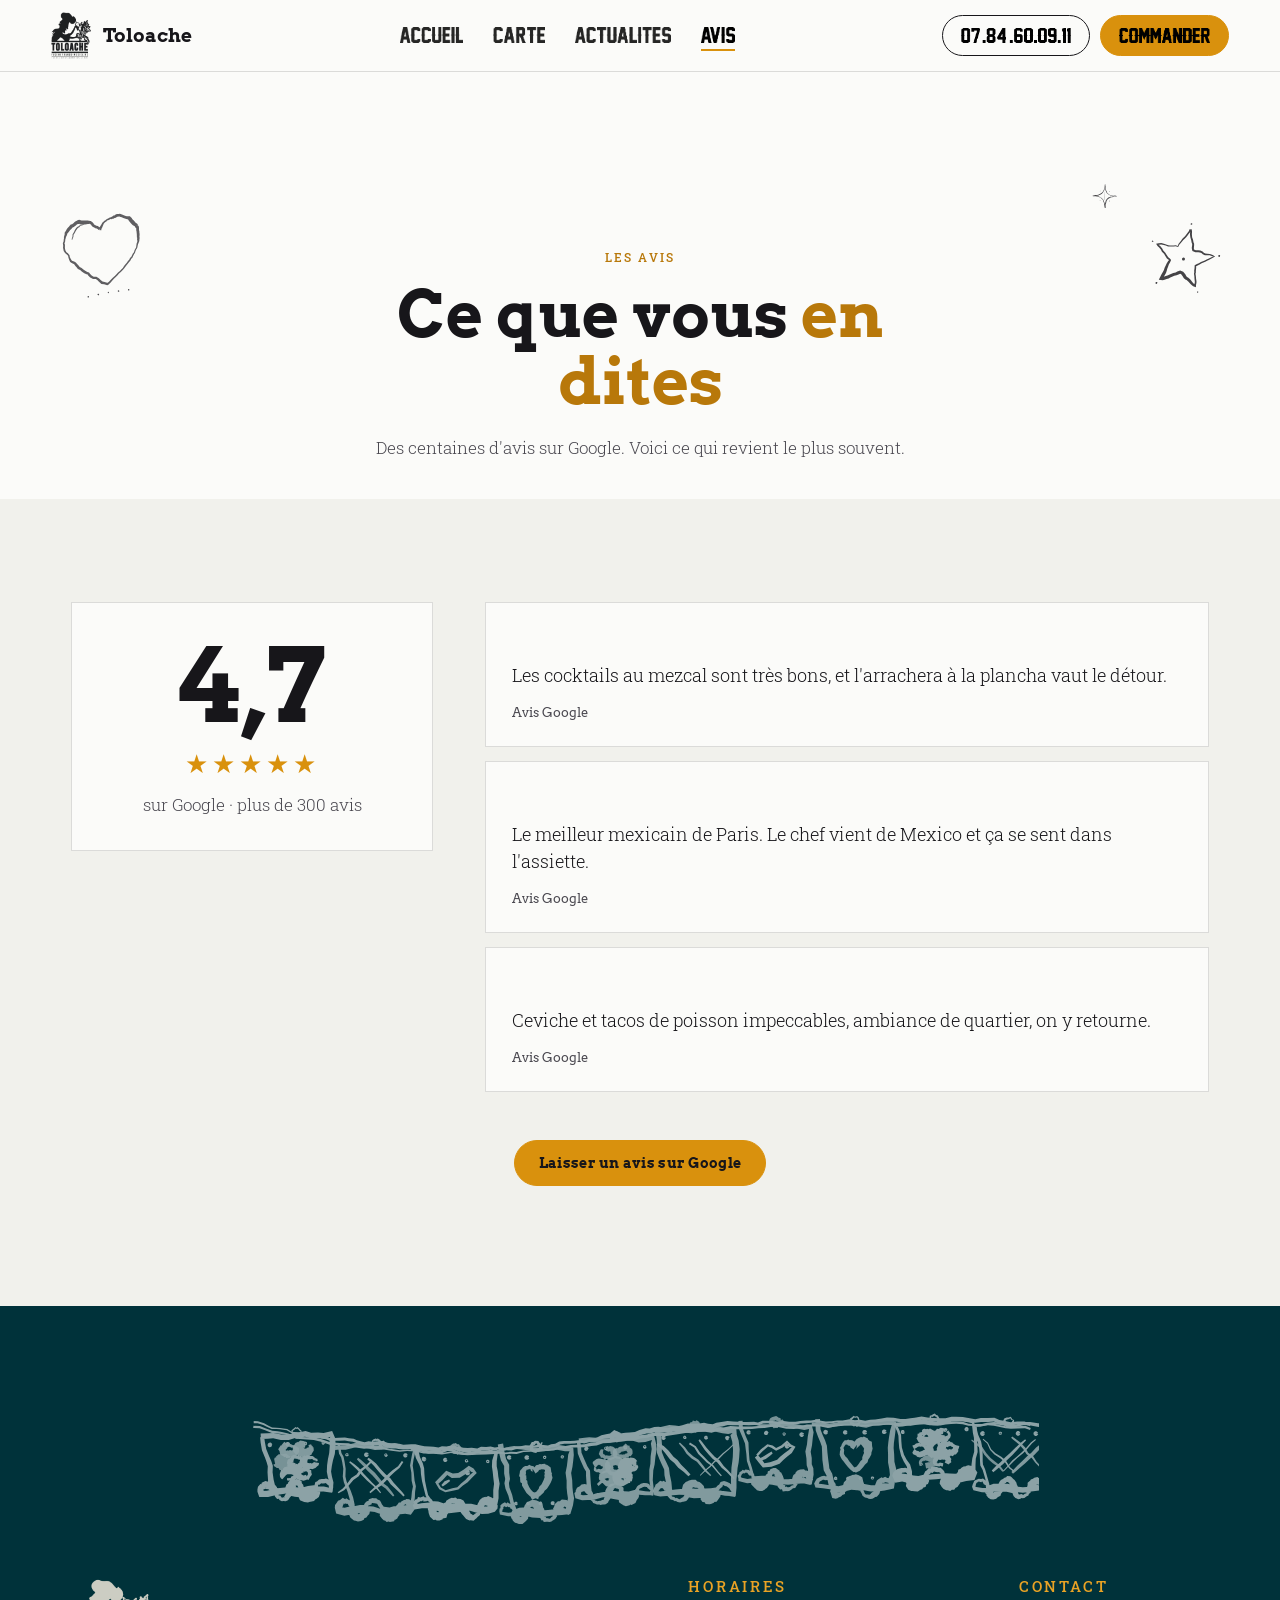
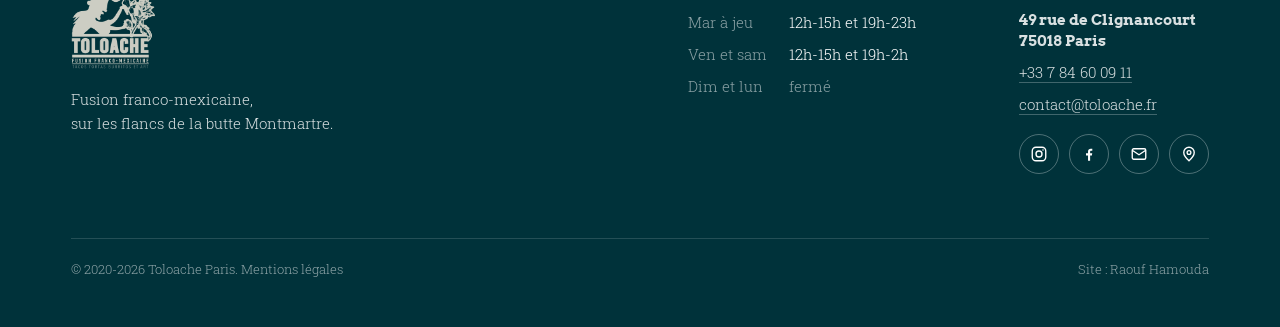
<file: avis.html>
<!DOCTYPE html>
<html lang="fr">
<head>
<meta charset="utf-8"><meta name="viewport" content="width=device-width, initial-scale=1">
<title>Avis · Toloache</title>
<meta name="description" content="Les avis de nos clients.">
<meta property="og:title" content="Avis · Toloache"><meta property="og:description" content="Les avis de nos clients."><meta property="og:image" content="https://toloacheparis.com/img/plat5.webp">
<link rel="icon" href="img/favicon.png">
<link rel="preconnect" href="https://fonts.googleapis.com"><link rel="preconnect" href="https://fonts.gstatic.com" crossorigin>
<link href="https://fonts.googleapis.com/css2?family=Arvo:ital,wght@0,400;0,700;1,400&family=Roboto+Slab:wght@300;400;500&display=swap" rel="stylesheet">
<link rel="stylesheet" href="style.css?v=202611031807">
</head>
<body class="inner">
<svg xmlns="http://www.w3.org/2000/svg" style="display:none"><defs><g id="d-bunting" data-vb="0 0 300 60" fill="currentColor" stroke="none"><path d="M4.7 16.6 L6.2 16.6 L8.3 17.3 L9.8 18.1 L11.5 18.8 L13.3 18.8 L14.5 18.9 L15.8 19.1 L17.1 19.3 L18.8 20.3 L20.8 20.5 L22.9 21.3 L24.4 21.1 L25.9 21.1 L27.4 21.2 L28.6 21.5 L30.2 22.4 L31.8 22.7 L33.3 23.2 L35.1 23.2 L36.8 23.2 L39.0 23.1 L40.4 23.4 L42.0 23.6 L43.1 24.0 L44.6 24.6 L46.4 25.0 L48.0 24.7 L49.1 25.0 L51.4 24.9 L52.9 24.8 L54.4 25.6 L56.5 26.1 L58.2 26.1 L59.2 26.3 L60.9 26.5 L62.6 26.4 L63.9 26.3 L65.3 26.2 L66.7 26.5 L68.7 27.0 L70.8 27.0 L72.2 27.1 L74.3 27.3 L75.7 26.8 L77.3 26.9 L78.7 26.6 L80.1 26.6 L81.4 27.1 L83.4 27.5 L85.2 27.6 L86.7 27.4 L89.0 27.5 L90.5 26.9 L92.2 26.9 L93.8 26.6 L95.4 26.9 L96.7 26.5 L98.2 26.9 L99.9 26.8 L101.6 26.9 L103.2 26.4 L105.3 26.1 L107.0 25.7 L108.5 25.9 L110.4 25.9 L112.2 25.7 L113.6 25.9 L115.5 26.1 L116.8 25.6 L118.4 25.5 L120.0 24.6 L121.5 24.4 L123.7 24.4 L125.5 24.3 L127.5 23.9 L129.0 24.3 L131.2 23.7 L132.9 23.6 L134.5 23.1 L135.9 22.6 L137.5 22.4 L139.4 22.1 L140.9 22.1 L142.5 22.4 L144.7 22.2 L146.3 22.1 L148.5 21.9 L150.4 21.1 L152.5 20.5 L153.9 20.5 L155.8 19.9 L156.8 19.9 L158.8 20.0 L160.6 20.3 L162.3 19.8 L164.6 19.6 L166.4 19.2 L168.3 18.6 L170.0 18.7 L172.4 18.6 L174.1 18.4 L175.3 18.7 L177.6 18.8 L179.1 18.1 L180.9 17.9 L183.0 17.3 L184.9 17.4 L187.0 17.4 L189.0 17.3 L190.9 17.4 L193.0 17.3 L194.6 17.4 L196.3 16.7 L197.8 16.6 L199.8 16.8 L202.2 17.0 L204.0 16.8 L206.1 17.1 L208.6 17.1 L210.4 16.7 L212.5 16.6 L214.4 16.5 L216.1 16.2 L218.0 16.5 L219.9 16.7 L222.2 16.6 L224.2 16.3 L226.5 16.3 L228.8 15.9 L230.7 16.3 L232.6 16.2 L234.7 16.7 L236.7 16.3 L238.6 16.4 L241.1 16.1 L243.0 15.8 L245.3 15.9 L247.9 16.3 L250.0 16.3 L251.9 16.1 L253.5 15.9 L255.9 15.3 L258.0 15.7 L260.3 15.9 L262.7 16.0 L265.1 16.0 L267.4 15.5 L268.9 15.5 L271.2 15.7 L273.2 16.1 L276.1 16.5 L278.3 16.2 L280.9 16.2 L283.1 16.0 L284.9 16.7 L287.1 17.0 L289.4 17.5 L291.9 17.1 L294.5 17.1 L296.7 17.7 L297.0 16.8 L294.6 16.0 L291.9 16.0 L289.4 16.3 L287.3 15.8 L285.2 15.4 L283.3 14.6 L280.8 14.7 L278.2 14.7 L276.1 15.1 L273.5 14.7 L271.4 14.3 L268.9 14.2 L267.2 14.2 L264.9 14.8 L262.7 14.8 L260.3 14.7 L258.1 14.5 L255.9 14.1 L253.3 14.6 L251.7 14.8 L249.9 15.0 L248.0 15.0 L245.4 14.6 L242.9 14.5 L240.9 14.9 L238.5 15.2 L236.6 15.3 L234.7 15.7 L232.7 15.3 L230.8 15.5 L228.8 15.1 L226.4 15.6 L224.2 15.6 L222.1 15.9 L219.9 16.0 L218.1 15.7 L216.1 15.3 L214.3 15.6 L212.5 15.6 L210.3 15.8 L208.5 16.1 L206.1 16.1 L204.0 15.8 L202.2 16.0 L199.9 15.8 L197.9 15.7 L196.1 15.7 L194.4 16.4 L193.0 16.3 L190.9 16.4 L189.0 16.2 L187.0 16.1 L185.0 16.0 L182.9 15.8 L180.6 16.2 L178.7 16.5 L177.4 17.0 L175.6 16.8 L174.1 16.5 L172.3 16.7 L170.0 16.8 L168.0 16.7 L165.9 17.4 L164.3 17.8 L162.0 18.0 L160.5 18.5 L159.0 18.2 L156.9 18.0 L155.4 18.1 L153.6 18.6 L152.1 18.5 L149.8 19.2 L148.1 19.9 L146.1 20.1 L144.5 20.2 L142.5 20.5 L141.1 20.3 L139.2 20.4 L137.2 20.8 L135.5 21.2 L134.0 21.9 L132.7 22.4 L131.0 22.5 L128.9 23.2 L127.5 22.9 L125.4 23.2 L123.7 23.3 L121.4 23.3 L119.6 23.5 L118.1 24.4 L116.6 24.5 L115.4 25.0 L113.7 24.8 L112.2 24.6 L110.3 25.0 L108.5 25.0 L106.9 24.9 L105.1 25.3 L103.1 25.6 L101.5 26.1 L99.9 25.9 L98.3 26.0 L96.7 25.6 L95.4 25.8 L93.8 25.4 L92.1 25.6 L90.2 25.5 L88.8 26.1 L86.7 25.9 L85.2 26.0 L83.6 25.9 L81.8 25.5 L80.3 25.1 L78.6 25.1 L77.2 25.4 L75.5 25.3 L74.2 25.8 L72.4 25.5 L70.9 25.4 L68.9 25.3 L67.1 24.9 L65.5 24.5 L63.9 24.5 L62.5 24.6 L61.0 24.7 L59.4 24.4 L58.3 24.3 L56.7 24.3 L55.0 24.0 L53.2 23.3 L51.3 23.4 L49.2 23.6 L47.9 23.4 L46.4 23.8 L44.9 23.4 L43.5 23.0 L42.3 22.5 L40.5 22.3 L39.0 22.0 L36.7 22.1 L35.1 22.2 L33.4 22.2 L32.0 21.7 L30.5 21.5 L28.9 20.7 L27.5 20.4 L25.9 20.4 L24.4 20.5 L22.9 20.8 L20.9 20.0 L19.0 19.8 L17.3 18.8 L15.9 18.6 L14.6 18.4 L13.3 18.3 L11.6 18.2 L10.1 17.5 L8.6 16.6 L6.3 15.9 L4.7 15.8Z"/><path d="M4.5 18.4 L6.9 18.5 L9.0 19.3 L11.5 20.3 L13.6 20.5 L15.1 20.7 L17.5 21.2 L20.8 22.5 L24.5 22.8 L27.3 22.9 L30.0 23.6 L33.3 24.7 L37.1 25.0 L40.2 25.1 L43.1 25.8 L46.2 26.2 L49.5 26.0 L53.0 26.4 L56.5 27.0 L59.6 27.4 L62.4 27.1 L65.4 27.3 L68.6 28.0 L72.2 28.1 L75.5 28.4 L78.9 27.8 L81.9 28.4 L85.1 28.7 L88.5 28.5 L92.1 28.4 L95.4 28.2 L97.2 28.1 L99.3 28.3 L101.5 28.1 L103.6 28.2 L106.2 27.5 L108.7 27.4 L111.2 27.3 L113.2 27.0 L115.2 27.1 L117.6 26.9 L119.7 26.2 L121.6 26.2 L124.1 25.8 L126.4 25.8 L129.3 25.7 L131.7 25.2 L133.7 25.0 L136.1 24.2 L137.9 24.1 L140.2 23.8 L142.8 23.6 L145.3 23.2 L147.9 23.1 L150.2 22.4 L152.8 22.1 L155.0 21.4 L157.3 21.4 L159.4 21.5 L161.7 21.2 L164.2 20.8 L167.1 20.3 L169.5 20.0 L172.2 19.8 L174.5 19.8 L176.9 20.2 L179.1 19.6 L181.7 19.4 L184.0 18.9 L187.0 18.9 L189.5 18.9 L192.1 18.8 L194.5 18.5 L196.9 18.4 L199.7 18.0 L202.0 18.1 L205.0 18.7 L207.9 18.8 L210.6 18.4 L212.9 17.9 L215.5 17.9 L217.9 17.9 L220.7 18.4 L223.4 17.9 L226.6 17.6 L229.4 17.5 L232.0 17.6 L234.4 17.8 L237.4 17.5 L239.9 17.5 L243.3 17.1 L246.0 17.2 L249.1 17.4 L251.8 17.6 L254.1 17.2 L257.4 17.0 L260.4 17.4 L262.9 17.5 L265.0 17.1 L267.0 16.9 L269.0 16.8 L271.4 17.0 L273.5 17.6 L275.8 17.7 L278.4 17.7 L280.9 17.4 L283.1 17.6 L284.9 18.0 L287.5 18.5 L289.5 18.7 L292.0 18.6 L294.8 18.5 L296.7 19.2 L297.0 18.4 L294.9 17.6 L292.0 17.8 L289.6 17.9 L287.6 17.8 L285.1 17.3 L283.2 16.8 L280.9 16.7 L278.4 16.9 L275.8 16.9 L273.6 16.8 L271.6 16.2 L269.1 16.0 L266.9 16.1 L264.9 16.3 L262.8 16.7 L260.5 16.6 L257.5 16.3 L254.1 16.5 L251.8 17.0 L249.1 16.9 L246.0 16.7 L243.2 16.6 L239.8 17.0 L237.3 17.1 L234.4 17.3 L232.0 17.1 L229.4 17.0 L226.6 17.0 L223.3 17.2 L220.7 17.7 L217.9 17.2 L215.5 17.1 L212.8 17.1 L210.5 17.7 L207.9 18.0 L205.1 17.9 L202.1 17.4 L199.6 17.3 L196.8 17.6 L194.5 17.7 L192.1 17.9 L189.5 17.9 L187.0 17.9 L184.0 17.7 L181.5 18.2 L178.9 18.4 L176.9 18.8 L174.6 18.4 L172.2 18.4 L169.4 18.5 L166.8 18.9 L164.0 19.5 L161.5 19.9 L159.3 20.2 L157.3 20.1 L154.8 20.2 L152.5 20.9 L149.9 21.2 L147.7 21.8 L145.2 22.0 L142.7 22.3 L140.1 22.5 L137.8 22.8 L135.8 22.9 L133.4 23.8 L131.5 23.9 L129.2 24.5 L126.4 24.7 L124.0 24.8 L121.5 25.3 L119.5 25.4 L117.5 26.2 L115.2 26.4 L113.1 26.4 L111.1 26.7 L108.6 26.8 L106.1 26.9 L103.5 27.5 L101.5 27.4 L99.3 27.6 L97.2 27.4 L95.4 27.5 L92.0 27.7 L88.5 27.9 L85.1 28.1 L81.9 27.8 L78.9 27.3 L75.5 27.8 L72.3 27.6 L68.7 27.5 L65.5 26.8 L62.4 26.6 L59.6 26.8 L56.6 26.3 L53.1 25.7 L49.5 25.2 L46.2 25.4 L43.2 25.0 L40.3 24.2 L37.1 24.1 L33.5 23.8 L30.3 22.7 L27.4 22.0 L24.5 21.9 L21.0 21.7 L17.7 20.5 L15.3 19.9 L13.7 19.7 L11.7 19.5 L9.3 18.6 L7.0 17.7 L4.6 17.6Z"/><path d="M7.4 22.6 L10.0 22.5 L12.0 22.3 L14.9 22.9 L17.9 22.9 L20.6 22.1 L22.6 21.9 L24.0 21.7 L26.1 22.3 L28.8 22.3 L31.2 22.5 L33.5 21.7 L33.2 22.7 L33.3 25.2 L33.1 27.8 L32.6 30.3 L32.3 32.4 L32.2 34.9 L32.6 37.0 L33.3 39.1 L33.6 41.4 L31.0 40.6 L27.9 40.9 L28.5 41.3 L28.9 40.3 L28.9 40.1 L29.0 39.7 L29.3 39.9 L30.1 39.2 L30.4 39.3 L30.8 39.3 L31.6 39.2 L31.8 39.1 L31.8 39.1 L32.6 39.9 L32.8 39.9 L33.0 40.6 L33.0 41.1 L33.9 41.1 L31.1 40.4 L27.9 40.4 L25.1 40.7 L22.2 41.7 L21.5 43.0 L21.4 43.9 L21.7 44.7 L22.1 45.6 L23.0 46.0 L23.7 46.3 L25.1 46.5 L25.9 46.2 L26.1 46.2 L27.4 45.9 L27.9 45.2 L28.1 45.2 L29.2 44.4 L29.7 43.0 L29.7 41.9 L28.0 39.9 L25.1 40.2 L22.3 41.0 L20.9 40.7 L19.3 40.4 L20.0 41.1 L19.7 42.0 L20.5 41.1 L20.6 40.2 L20.5 40.2 L20.2 40.2 L20.3 40.2 L21.1 40.0 L20.9 40.0 L21.1 39.8 L21.0 40.0 L21.5 40.7 L21.5 40.9 L21.6 41.5 L21.7 41.8 L22.2 41.5 L20.6 41.6 L18.4 40.9 L15.8 41.1 L12.6 41.6 L12.5 43.3 L12.5 43.3 L12.7 44.2 L13.5 45.1 L14.3 45.0 L14.2 45.2 L14.5 45.6 L15.3 46.0 L15.9 45.9 L16.7 46.0 L17.6 45.6 L17.8 45.3 L18.3 44.6 L19.2 43.6 L19.0 42.8 L18.7 40.6 L15.5 40.9 L12.7 41.2 L9.7 42.0 L7.3 42.1 L8.4 42.7 L8.4 41.7 L8.4 41.5 L8.4 41.5 L9.1 41.4 L9.3 40.8 L9.4 41.0 L9.0 40.8 L9.3 41.4 L10.2 41.5 L10.9 42.0 L10.7 41.6 L11.1 42.2 L11.0 41.9 L11.6 42.9 L14.1 41.6 L12.8 40.3 L12.2 37.9 L11.8 35.1 L11.9 32.6 L11.3 30.8 L10.5 29.1 L9.4 26.3 L8.9 23.7 L8.6 21.6 L7.1 21.9 L7.3 23.9 L7.8 26.8 L9.0 29.7 L9.6 31.4 L10.0 32.8 L9.9 35.1 L10.1 38.3 L10.8 41.3 L12.1 42.8 L13.4 41.2 L13.5 40.8 L13.3 40.5 L12.4 39.4 L11.8 39.3 L11.1 38.9 L10.5 38.9 L10.6 38.7 L9.1 38.4 L7.7 39.0 L7.6 39.6 L7.2 39.5 L6.3 40.5 L6.1 41.6 L6.1 42.4 L6.8 44.4 L10.1 44.4 L13.2 43.6 L15.7 43.3 L18.1 42.9 L16.7 42.5 L17.0 43.1 L16.7 43.3 L16.1 44.4 L16.3 44.4 L16.4 44.5 L15.7 44.5 L15.5 44.7 L15.3 44.6 L15.2 44.6 L14.7 43.8 L14.0 43.8 L14.1 43.7 L14.1 43.2 L14.1 42.6 L13.2 43.4 L16.0 43.0 L18.1 42.9 L20.4 43.6 L22.8 43.4 L23.8 41.9 L23.6 41.1 L23.5 40.6 L23.3 39.8 L22.8 39.2 L22.7 38.4 L21.6 37.8 L20.9 37.6 L20.3 37.7 L19.8 37.4 L18.5 37.9 L17.6 39.0 L17.6 39.3 L17.0 39.7 L16.4 41.4 L17.6 43.7 L20.2 44.3 L22.7 44.6 L25.8 43.6 L27.8 43.3 L26.4 42.3 L26.5 42.7 L26.7 42.4 L26.5 42.4 L25.8 42.8 L25.6 43.2 L25.9 42.9 L25.1 43.0 L24.9 43.2 L24.5 43.1 L24.2 42.9 L24.0 43.0 L24.5 43.5 L24.1 43.0 L24.1 43.2 L23.3 43.8 L25.7 42.9 L28.1 42.4 L30.9 42.3 L34.2 42.8 L34.6 40.8 L34.6 40.2 L34.1 39.1 L33.7 38.7 L32.8 37.8 L31.9 37.4 L31.2 37.6 L30.7 37.6 L30.3 37.6 L29.3 37.8 L28.5 38.6 L27.9 38.7 L27.6 39.8 L27.6 40.0 L27.4 41.0 L27.9 42.1 L30.9 41.8 L34.4 42.4 L34.7 38.9 L34.1 36.6 L33.8 34.8 L34.1 32.6 L34.5 30.7 L35.2 28.2 L35.5 25.3 L35.4 22.4 L34.2 19.6 L31.0 20.3 L28.9 20.1 L26.3 20.2 L24.2 19.6 L22.4 19.9 L20.2 20.1 L17.6 21.0 L15.1 20.9 L12.2 20.3 L9.9 20.4 L7.3 20.5Z"/><path d="M27.5 31.3 L27.6 31.3 L27.5 31.1 L26.8 31.7 L27.1 31.6 L26.5 31.8 L26.0 31.6 L25.2 31.8 L25.6 31.7 L24.7 31.4 L24.6 31.5 L25.0 31.7 L25.0 31.5 L24.7 31.0 L24.7 31.3 L24.8 31.4 L25.0 30.6 L24.8 30.6 L24.5 30.7 L24.7 30.7 L25.2 30.2 L25.4 30.2 L26.1 30.2 L26.6 30.1 L27.0 30.3 L27.2 30.6 L28.0 30.7 L28.0 31.0 L28.8 30.8 L28.6 30.0 L28.2 30.1 L28.4 29.9 L27.5 29.7 L27.7 29.5 L26.8 29.0 L26.1 29.0 L25.6 28.8 L24.8 28.7 L24.1 29.0 L23.9 28.7 L22.9 29.4 L22.6 29.9 L22.6 30.0 L22.1 30.5 L22.2 31.7 L22.4 32.4 L22.5 32.7 L23.4 33.8 L24.4 33.9 L24.8 34.0 L25.6 34.1 L26.2 33.8 L26.7 33.9 L27.9 33.5 L28.3 33.1 L28.6 32.8 L29.1 32.4 L29.3 31.6Z"/><path d="M24.4 36.0 L23.5 36.3 L23.5 36.3 L23.2 36.2 L22.8 35.9 L22.0 35.9 L22.8 36.3 L22.6 35.7 L22.2 35.4 L22.3 35.5 L22.1 34.9 L22.0 36.4 L22.5 35.8 L21.9 36.0 L22.6 35.7 L22.7 35.4 L23.5 35.2 L23.4 34.8 L23.9 34.9 L24.3 34.7 L24.7 34.8 L24.6 34.7 L25.2 35.3 L25.3 35.0 L25.1 35.0 L25.0 35.3 L25.3 36.2 L25.4 35.4 L24.9 36.2 L24.7 36.6 L24.3 37.5 L25.3 38.0 L25.8 37.1 L25.9 36.9 L26.3 36.4 L26.6 35.8 L26.3 35.1 L26.4 35.3 L26.3 34.2 L25.7 34.2 L25.6 33.8 L25.1 33.6 L24.1 33.3 L23.9 33.5 L23.1 33.3 L22.6 33.7 L22.1 33.6 L21.7 33.8 L20.9 34.0 L20.4 34.5 L19.8 35.2 L20.1 36.6 L20.0 36.7 L20.7 37.5 L20.7 37.2 L20.8 37.5 L22.0 38.1 L22.5 37.9 L22.3 38.0 L23.4 38.3 L24.1 38.1 L25.0 37.7Z"/><path d="M16.8 36.2 L16.7 36.1 L16.5 35.9 L16.7 36.4 L16.8 36.1 L17.0 35.6 L16.7 35.9 L16.6 36.3 L17.5 35.7 L17.6 35.5 L17.3 35.7 L18.0 35.8 L18.3 35.8 L19.1 35.8 L18.4 35.6 L18.8 35.8 L19.3 36.0 L19.2 36.0 L19.5 36.0 L19.4 35.9 L19.6 36.1 L19.6 36.1 L19.6 36.5 L19.6 36.4 L18.7 36.8 L18.7 37.3 L18.4 37.1 L18.0 37.3 L17.3 37.2 L17.2 38.1 L18.0 38.3 L18.4 38.1 L19.2 38.3 L19.5 37.7 L19.9 37.7 L20.6 37.6 L21.0 37.1 L21.4 36.8 L21.5 36.3 L21.8 35.5 L21.5 34.9 L21.4 34.1 L20.3 33.3 L20.0 33.1 L19.2 32.8 L18.2 32.8 L18.0 32.9 L17.3 32.9 L16.2 33.2 L15.6 33.9 L15.7 34.0 L15.0 34.2 L14.7 35.2 L14.6 35.3 L14.5 35.9 L14.6 36.9 L15.2 37.6 L15.5 37.7Z"/><path d="M12.8 32.2 L13.8 31.9 L14.1 31.6 L14.5 31.7 L15.2 31.2 L15.1 31.2 L15.1 31.4 L15.7 31.4 L16.3 31.4 L16.0 31.2 L15.8 31.4 L15.8 31.2 L15.7 31.5 L16.3 32.0 L15.9 29.9 L15.6 31.2 L15.6 31.2 L15.9 30.9 L16.5 30.6 L16.1 30.6 L15.4 31.0 L14.8 31.3 L15.2 31.6 L15.0 31.3 L13.4 31.4 L13.9 31.7 L13.5 31.6 L13.3 31.7 L13.3 31.8 L12.1 32.2 L12.4 32.8 L12.9 33.1 L13.4 33.5 L13.8 33.5 L14.1 33.6 L14.5 34.3 L15.9 34.1 L16.5 34.1 L16.6 34.0 L16.8 34.2 L18.4 33.5 L19.1 32.3 L19.2 31.4 L18.9 31.9 L19.1 29.8 L18.5 29.5 L18.4 29.1 L17.8 28.8 L16.9 28.0 L15.3 28.3 L15.8 28.2 L15.3 28.3 L14.1 28.3 L13.0 29.2 L13.3 29.3 L12.6 29.6 L12.4 30.2 L12.4 30.2Z" opacity="0.85"/><path d="M15.9 25.9 L17.5 25.6 L18.0 25.5 L18.4 25.6 L18.9 25.9 L19.3 25.8 L19.9 26.3 L20.5 26.4 L20.0 26.3 L20.5 26.9 L20.2 26.3 L20.0 26.9 L20.3 26.4 L19.6 26.6 L19.3 26.8 L18.9 27.0 L19.2 27.0 L18.4 26.7 L17.3 27.1 L18.0 27.3 L17.5 26.8 L16.8 27.0 L16.7 26.7 L16.4 26.8 L16.8 27.2 L16.5 26.1 L16.3 26.6 L16.2 26.9 L16.4 27.0 L17.1 26.2 L18.0 24.9 L16.2 23.6 L15.2 24.8 L15.2 25.0 L14.9 24.9 L13.9 26.4 L14.5 27.3 L14.4 27.2 L14.7 28.5 L15.6 28.9 L16.3 29.4 L16.7 29.2 L16.9 29.7 L18.4 29.6 L18.4 29.4 L19.3 29.7 L20.4 29.1 L21.0 28.6 L20.9 28.4 L21.3 28.2 L21.7 27.5 L21.8 26.8 L21.7 26.0 L21.0 25.5 L20.6 25.3 L20.4 25.3 L19.8 24.9 L19.3 24.8 L18.8 24.5 L18.0 24.3 L17.3 24.5 L15.7 24.8Z" opacity="0.92"/><path d="M25.3 24.8 L25.4 25.5 L25.6 25.6 L25.3 25.9 L25.5 26.5 L25.4 26.0 L25.4 25.7 L24.5 26.0 L24.6 26.2 L24.2 26.1 L24.0 26.3 L23.8 26.2 L24.1 26.3 L23.6 26.0 L22.8 25.8 L22.9 25.9 L22.1 25.3 L21.9 25.5 L22.6 25.8 L22.6 26.1 L22.6 26.4 L22.5 26.9 L22.6 26.5 L22.7 26.6 L23.7 25.9 L22.9 26.0 L23.1 26.0 L23.8 25.9 L24.0 25.8 L24.3 23.6 L23.9 23.5 L23.4 23.3 L22.2 23.1 L21.3 23.9 L21.4 23.6 L20.4 24.1 L20.0 24.7 L19.4 25.3 L19.4 27.0 L19.8 27.5 L20.6 28.5 L21.4 28.5 L20.8 28.4 L21.8 28.9 L22.3 29.1 L22.9 29.4 L23.9 29.5 L25.2 29.4 L25.8 28.8 L26.5 28.4 L26.6 27.9 L26.7 27.8 L27.3 26.9 L27.2 25.7 L26.9 25.7 L26.9 25.3 L26.4 24.9 L26.3 24.5Z" opacity="0.92"/><path d="M21.9 30.9 L21.9 31.5 L22.1 31.5 L21.8 31.5 L21.7 31.5 L21.2 32.0 L21.4 32.2 L20.8 31.9 L20.4 32.2 L20.6 31.9 L20.7 32.1 L20.3 31.7 L19.3 31.2 L19.6 31.7 L19.9 32.0 L19.7 31.4 L19.4 31.2 L19.4 31.3 L19.1 31.5 L19.7 31.0 L19.7 30.5 L20.0 30.0 L20.1 29.8 L20.1 29.9 L20.6 30.0 L21.5 30.1 L21.1 29.6 L21.3 30.3 L22.1 30.2 L21.8 30.2 L22.2 30.7 L22.2 30.7 L22.4 31.2 L23.4 31.0 L23.4 30.4 L23.3 30.0 L22.9 29.5 L22.4 28.9 L22.0 29.1 L21.8 28.5 L21.0 28.8 L20.9 28.7 L20.3 28.6 L19.7 28.5 L19.0 29.0 L18.3 29.7 L18.3 30.0 L17.8 30.1 L17.4 30.7 L17.2 31.6 L17.4 32.3 L17.3 32.5 L17.7 33.7 L18.8 34.0 L18.7 34.0 L19.4 34.6 L19.9 34.6 L20.7 34.8 L21.3 34.4 L22.5 34.3 L23.2 33.1 L23.1 33.2 L23.2 33.2 L24.1 32.1 L23.8 30.9 L23.9 30.9Z"/><path d="M22.0 20.2 L22.2 20.5 L21.7 21.0 L21.4 21.4 L21.0 21.7 L20.8 21.7 L20.7 21.4 L20.1 21.1 L19.6 20.7 L19.6 20.9 L19.7 20.4 L19.3 19.6 L19.8 19.2 L20.1 19.0 L20.5 18.6 L20.9 18.8 L21.0 18.6 L21.7 19.1 L21.8 19.4 L22.3 19.7 L22.2 20.1 L22.7 20.1 L22.7 19.5 L22.1 19.0 L22.0 18.8 L21.2 18.1 L20.9 18.3 L20.4 18.1 L19.8 18.6 L19.5 18.8 L18.8 19.5 L19.1 20.4 L18.9 20.9 L19.1 21.3 L19.7 21.7 L20.1 22.0 L20.4 22.4 L21.3 22.4 L21.9 22.0 L22.3 21.4 L22.8 20.7 L22.6 20.0Z"/><path d="M35.3 26.7 L36.2 26.6 L39.3 26.6 L42.0 26.0 L44.1 25.4 L46.5 25.9 L48.2 26.2 L50.2 26.7 L52.8 26.6 L55.5 25.9 L57.7 25.6 L60.4 26.1 L62.7 26.4 L64.8 26.4 L64.3 28.1 L63.9 30.3 L63.5 32.5 L64.0 35.3 L64.1 38.3 L64.6 40.4 L64.2 42.4 L64.0 44.6 L63.5 46.9 L63.4 49.2 L61.2 48.1 L59.0 48.4 L59.7 48.9 L59.8 48.5 L60.0 48.3 L60.2 47.9 L60.8 47.9 L61.1 47.5 L61.8 47.1 L62.2 47.2 L62.4 47.1 L62.2 47.2 L61.9 47.1 L62.1 47.5 L62.2 48.0 L62.1 48.3 L62.4 49.0 L63.4 47.9 L61.9 47.5 L59.6 47.7 L57.4 47.9 L55.8 48.3 L53.1 48.0 L52.2 50.4 L52.1 51.4 L53.0 52.6 L53.7 53.2 L54.1 53.2 L54.7 53.8 L55.5 53.6 L55.9 53.8 L57.5 53.5 L57.8 52.8 L57.8 53.0 L58.7 52.5 L59.0 51.8 L59.6 51.2 L59.7 50.3 L58.9 48.3 L56.5 48.8 L54.6 49.1 L52.3 48.8 L49.7 48.0 L47.0 47.8 L47.6 48.2 L47.7 47.8 L48.0 47.5 L48.0 47.6 L49.1 47.1 L49.1 46.6 L49.6 46.6 L49.8 46.7 L50.4 46.7 L50.5 46.8 L51.1 46.9 L51.4 47.4 L51.7 48.0 L52.3 48.7 L52.6 49.1 L53.2 49.2 L50.6 48.5 L48.1 48.1 L46.1 47.9 L43.8 48.0 L41.7 48.5 L40.6 49.9 L40.8 50.4 L40.5 50.9 L41.1 52.2 L41.6 52.6 L42.4 53.2 L43.0 53.3 L43.9 53.6 L45.1 53.4 L46.1 52.9 L46.3 52.4 L47.1 52.1 L47.6 51.3 L48.2 50.8 L48.5 49.4 L47.3 47.4 L44.7 47.4 L42.4 47.9 L40.8 48.0 L38.9 48.4 L37.2 48.1 L38.0 48.7 L37.9 48.5 L38.3 47.7 L38.2 47.4 L38.5 47.2 L38.6 46.7 L39.0 47.1 L39.3 46.7 L39.7 47.0 L40.1 46.9 L40.3 47.5 L40.9 48.2 L41.0 48.1 L41.1 48.9 L41.3 49.1 L42.4 49.4 L42.7 47.4 L42.1 44.6 L41.2 42.0 L40.4 40.2 L39.6 38.5 L39.2 36.7 L39.3 33.8 L38.9 31.2 L38.5 29.2 L37.7 27.8 L37.2 25.2 L37.1 24.3 L36.2 24.5 L36.4 25.4 L36.8 28.1 L37.6 29.5 L38.0 31.3 L38.4 33.8 L38.2 36.8 L38.6 38.8 L39.3 40.6 L40.0 42.4 L40.7 44.9 L41.3 47.4 L40.9 49.5 L42.9 49.5 L42.6 48.6 L42.5 47.6 L42.0 47.0 L41.6 46.6 L41.2 45.7 L40.5 45.5 L39.5 44.9 L39.1 45.2 L38.2 44.7 L37.2 45.5 L36.4 45.8 L36.0 46.5 L35.3 47.4 L35.2 48.4 L35.7 50.6 L38.8 51.4 L41.2 51.0 L42.9 50.8 L45.0 50.3 L46.8 50.3 L45.7 49.2 L45.7 49.8 L45.7 49.5 L45.4 50.1 L44.7 50.3 L44.3 51.0 L44.4 50.8 L44.2 50.9 L43.8 50.6 L43.6 50.6 L43.3 50.4 L43.3 50.5 L43.1 50.4 L43.3 50.4 L42.9 50.1 L42.5 50.5 L44.2 50.0 L46.1 49.6 L47.9 49.7 L50.3 50.0 L53.3 50.7 L54.0 48.8 L53.5 47.9 L52.9 47.1 L52.7 46.6 L52.2 45.7 L51.3 45.3 L50.8 44.9 L49.9 44.9 L49.4 44.8 L48.0 45.2 L47.9 45.8 L47.3 46.0 L46.9 46.3 L46.3 47.0 L46.1 47.9 L46.5 49.4 L49.4 49.7 L51.8 50.6 L54.5 51.1 L56.7 50.9 L59.3 50.7 L57.6 48.8 L57.2 49.9 L56.9 49.7 L56.6 50.3 L56.6 50.1 L55.4 50.7 L55.6 51.0 L56.1 50.7 L55.3 50.6 L55.2 50.9 L55.7 50.8 L55.1 50.7 L55.2 50.6 L55.0 50.6 L55.2 50.0 L53.6 51.1 L55.8 51.4 L57.9 51.1 L59.9 50.9 L61.7 50.7 L63.8 51.1 L65.4 48.8 L64.9 47.5 L64.9 47.3 L64.3 46.2 L63.8 45.7 L63.2 45.2 L62.1 45.1 L61.8 45.4 L61.2 45.5 L60.1 46.2 L60.0 46.5 L59.3 46.5 L58.7 47.3 L58.3 47.7 L58.0 48.8 L59.0 50.0 L61.0 49.7 L64.2 50.5 L64.9 47.1 L65.3 44.8 L65.4 42.5 L65.7 40.3 L65.2 38.2 L64.9 35.2 L64.5 32.5 L64.8 30.5 L65.3 28.3 L65.7 25.6 L62.8 25.2 L60.7 24.9 L57.8 24.1 L55.2 24.4 L52.6 25.0 L50.3 25.0 L48.6 24.6 L46.8 24.2 L44.1 23.8 L41.6 24.4 L39.1 25.0 L36.2 25.1 L35.3 25.1Z" opacity="0.92"/><path d="M48.8 30.7 L46.8 32.5 L44.8 33.9 L43.4 35.9 L41.4 37.2 L39.9 39.3 L38.2 41.2 L36.3 42.6 L36.6 43.0 L38.7 41.8 L40.6 39.9 L42.2 38.0 L44.2 36.6 L45.5 34.6 L47.3 33.1 L49.3 31.1Z"/><path d="M40.6 31.3 L42.1 32.7 L43.6 34.1 L45.3 36.1 L47.3 38.2 L48.8 39.5 L50.7 41.2 L52.3 43.0 L52.6 42.7 L51.2 40.8 L49.3 39.0 L47.9 37.5 L46.0 35.5 L44.3 33.5 L42.6 32.1 L41.0 30.9Z"/><path d="M43.5 30.2 L44.4 31.2 L46.1 32.9 L47.5 34.5 L49.4 36.3 L50.9 38.0 L52.7 40.1 L54.3 41.2 L56.1 43.2 L57.1 44.2 L57.6 43.8 L56.8 42.6 L55.1 40.4 L53.6 39.3 L51.9 37.2 L50.3 35.3 L48.4 33.6 L46.9 32.1 L45.1 30.5 L44.0 29.6Z" opacity="0.85"/><path d="M47.4 30.2 L48.3 31.0 L49.9 32.6 L51.6 34.7 L53.3 36.6 L55.2 38.2 L56.2 39.6 L58.3 41.6 L60.1 43.3 L61.0 44.2 L61.5 43.7 L60.7 42.7 L59.0 40.8 L57.2 38.8 L56.1 37.3 L54.2 35.7 L52.5 33.9 L50.7 31.8 L48.9 30.3 L47.9 29.6Z"/><path d="M60.4 30.8 L59.0 32.8 L56.9 34.3 L55.3 35.7 L53.5 37.7 L51.7 39.4 L49.9 40.9 L48.2 42.5 L48.6 43.0 L50.4 41.5 L52.4 40.2 L54.3 38.5 L56.1 36.5 L57.6 35.1 L59.6 33.4 L61.0 31.2Z"/><path d="M53.5 23.1 L52.0 24.4 L51.8 24.6 L51.7 25.1 L51.7 25.3 L51.2 25.5 L50.9 25.5 L50.5 25.8 L50.2 25.6 L49.9 25.1 L49.8 24.7 L49.6 24.1 L49.6 24.0 L49.8 23.3 L50.0 23.4 L50.7 23.2 L51.0 23.4 L51.2 23.2 L51.5 23.5 L52.0 23.8 L51.9 24.0 L52.1 24.5 L52.9 26.3 L53.5 26.0 L52.7 24.2 L52.7 23.9 L52.6 23.3 L52.0 22.8 L51.4 22.4 L50.9 22.6 L50.6 22.4 L49.8 22.7 L49.3 23.0 L49.0 23.9 L49.0 24.3 L49.2 24.8 L49.4 25.4 L49.7 26.1 L50.5 26.5 L51.2 26.2 L51.4 26.2 L52.2 25.9 L52.5 25.2 L52.5 24.9 L52.5 24.9 L54.0 23.6Z"/><path d="M63.7 26.6 L65.5 27.0 L67.8 27.4 L70.4 28.1 L73.3 27.8 L75.7 27.8 L77.6 27.1 L79.3 27.2 L81.1 28.0 L83.9 28.6 L86.4 28.4 L89.4 28.0 L91.9 28.1 L93.9 28.0 L95.2 28.0 L94.4 30.7 L94.3 32.9 L94.6 35.0 L94.8 37.0 L95.1 39.4 L94.8 41.8 L94.8 44.7 L94.4 46.5 L94.3 48.0 L92.5 48.2 L90.3 47.8 L90.9 48.3 L91.1 48.1 L91.5 47.7 L91.8 47.4 L92.0 47.3 L91.7 47.5 L92.6 47.7 L92.8 47.4 L92.4 47.6 L92.8 47.7 L92.5 47.5 L92.9 48.2 L93.6 48.9 L93.5 48.3 L93.4 48.5 L94.5 47.2 L92.4 48.0 L90.8 48.0 L88.9 47.5 L86.5 46.9 L82.9 46.8 L82.2 49.5 L82.5 50.0 L83.0 50.8 L83.6 51.4 L83.9 51.8 L84.6 52.7 L85.9 53.2 L86.3 53.1 L87.4 53.3 L88.1 52.7 L88.4 52.5 L88.9 51.9 L89.8 51.2 L89.9 50.4 L90.2 49.8 L90.1 48.3 L87.5 47.7 L84.5 47.3 L81.7 47.4 L79.2 47.5 L77.1 47.8 L77.9 48.2 L77.8 48.0 L78.5 47.7 L78.6 47.2 L79.2 46.8 L79.2 46.7 L79.2 46.7 L79.8 46.8 L80.1 46.6 L80.4 47.1 L81.2 47.3 L81.7 47.5 L81.4 47.3 L81.5 48.0 L81.6 48.3 L82.8 46.6 L80.2 46.8 L78.2 47.0 L76.3 46.8 L74.1 46.1 L71.1 45.9 L70.2 48.6 L70.2 49.0 L70.4 49.6 L70.5 50.4 L71.0 51.8 L72.3 53.0 L73.2 52.9 L73.5 53.2 L74.6 53.2 L75.8 52.8 L75.8 52.5 L77.2 52.2 L77.6 50.6 L77.2 51.3 L78.3 50.0 L77.5 47.3 L74.8 47.0 L73.1 46.8 L70.7 46.5 L67.8 46.7 L65.0 47.3 L66.0 48.1 L66.3 47.1 L66.3 46.6 L66.2 46.6 L67.2 46.2 L67.2 45.8 L67.6 46.1 L68.5 45.6 L68.5 46.1 L69.7 46.0 L70.1 45.8 L70.6 46.2 L70.8 46.3 L71.1 46.5 L71.1 47.0 L72.3 47.2 L71.5 45.3 L70.3 43.6 L69.7 41.1 L69.1 38.2 L68.9 35.6 L68.8 33.6 L68.3 31.7 L67.2 29.2 L66.6 26.5 L66.2 24.8 L64.5 25.2 L65.0 27.0 L65.7 29.7 L67.0 32.3 L67.5 33.8 L67.6 35.7 L68.0 38.4 L68.7 41.3 L69.4 44.0 L70.6 45.7 L71.3 47.6 L72.2 46.8 L72.2 46.2 L71.8 45.5 L71.5 45.1 L70.4 44.4 L69.4 44.5 L69.1 44.6 L68.6 44.1 L67.4 44.6 L66.5 44.4 L66.2 45.1 L65.4 45.4 L64.8 46.3 L64.8 46.8 L64.5 47.5 L65.2 49.1 L68.0 48.6 L70.6 48.6 L72.7 49.1 L74.5 49.5 L76.1 49.7 L75.5 49.2 L75.4 48.8 L74.6 49.8 L74.9 50.0 L74.6 49.6 L74.0 50.2 L74.1 50.1 L74.2 50.2 L73.5 49.9 L73.2 50.1 L73.7 50.4 L73.5 49.9 L73.6 49.2 L73.4 48.5 L73.5 48.0 L72.1 49.3 L73.4 49.5 L75.6 50.2 L78.2 50.5 L80.6 50.2 L83.7 49.8 L84.5 47.1 L84.2 46.7 L83.6 45.7 L82.5 45.1 L81.5 45.0 L81.5 45.2 L80.6 44.6 L79.7 44.8 L79.2 44.7 L78.3 45.0 L78.0 45.2 L77.0 45.9 L77.1 46.3 L76.2 46.7 L75.9 48.1 L76.8 49.8 L79.4 49.4 L81.8 49.2 L84.4 49.0 L87.2 49.3 L89.5 49.7 L88.9 49.2 L88.6 49.9 L88.6 50.3 L87.9 50.7 L87.4 51.2 L87.1 51.1 L87.2 51.3 L86.8 50.9 L86.5 50.8 L86.2 50.6 L86.2 50.4 L85.8 49.7 L85.3 49.1 L84.9 48.4 L84.7 48.3 L83.5 49.5 L86.1 49.6 L88.2 50.2 L90.5 50.8 L92.9 50.7 L95.4 49.9 L96.4 48.7 L96.5 47.6 L95.8 46.6 L95.6 46.2 L95.8 46.4 L95.2 45.2 L94.2 44.6 L92.9 44.0 L92.0 44.5 L91.9 44.3 L90.7 44.7 L89.7 45.5 L89.4 46.2 L89.0 46.8 L88.6 48.0 L89.5 49.8 L92.5 50.3 L95.6 49.6 L96.4 46.9 L96.8 44.9 L96.8 42.0 L97.2 39.4 L96.7 36.7 L96.5 34.7 L96.1 32.8 L96.1 30.9 L96.6 27.4 L94.0 26.6 L91.8 26.9 L89.4 26.9 L86.3 27.4 L84.0 27.6 L81.4 27.1 L79.6 26.3 L77.5 26.1 L75.5 26.8 L73.3 26.7 L70.5 26.9 L68.1 26.2 L65.8 25.7 L64.0 25.3Z"/><path d="M73.7 39.8 L75.8 38.0 L77.5 36.1 L79.2 37.2 L82.2 37.1 L84.6 35.6 L86.0 34.3 L86.4 34.9 L87.2 35.1 L85.9 36.2 L84.4 37.9 L82.7 39.3 L81.3 40.7 L79.4 41.1 L76.9 41.8 L75.1 40.8 L73.9 38.9 L73.2 39.3 L74.5 41.5 L76.8 42.6 L79.6 42.0 L81.7 41.6 L83.4 40.1 L85.2 38.8 L86.8 37.1 L88.6 35.4 L87.4 33.7 L85.6 32.6 L83.6 34.1 L81.6 35.4 L79.6 35.5 L77.1 34.5 L74.8 36.9 L72.9 38.8Z" opacity="0.92"/><path d="M78.2 37.8 L76.5 38.5 L75.3 39.9 L75.8 40.4 L77.2 39.5 L78.6 38.4Z"/><path d="M82.3 26.3 L82.0 27.1 L81.9 27.6 L81.6 27.8 L81.4 28.0 L81.1 27.5 L80.5 27.5 L80.3 27.4 L79.9 26.7 L79.7 26.6 L79.9 26.2 L79.6 25.7 L79.6 25.7 L80.2 25.3 L80.6 25.4 L80.5 25.1 L81.0 25.4 L81.5 25.4 L81.5 25.6 L82.0 26.0 L82.0 26.5 L82.8 26.5 L82.8 25.7 L82.2 25.0 L81.9 24.5 L81.3 24.5 L80.7 24.1 L80.2 24.3 L79.7 24.3 L78.8 24.9 L78.4 25.8 L78.8 26.4 L78.7 27.0 L79.3 27.4 L79.7 28.0 L80.4 28.2 L80.9 28.1 L81.3 28.5 L81.9 28.1 L82.3 27.8 L82.4 27.2 L82.7 26.5Z" opacity="0.92"/><path d="M95.5 27.9 L97.3 27.4 L100.1 26.6 L102.6 26.2 L105.5 26.5 L107.6 26.8 L109.9 27.2 L111.9 27.5 L114.1 27.2 L116.6 26.7 L118.8 26.6 L121.8 27.2 L123.5 27.2 L123.0 28.4 L122.8 30.3 L122.5 32.7 L122.0 35.3 L122.4 38.2 L122.4 40.9 L122.6 43.0 L122.9 44.9 L122.5 47.0 L122.1 48.9 L120.7 48.5 L118.9 48.6 L120.0 49.8 L120.1 49.8 L120.7 48.6 L120.4 48.7 L120.4 48.7 L120.7 48.7 L121.6 48.1 L121.5 47.8 L121.6 47.8 L121.3 47.7 L122.1 48.2 L122.3 48.0 L122.1 48.2 L122.3 48.5 L122.1 49.2 L123.2 49.1 L120.8 48.4 L118.5 48.9 L115.5 49.4 L112.6 50.0 L112.0 51.6 L112.4 52.2 L113.0 53.2 L113.5 53.1 L113.8 53.8 L114.9 53.7 L115.2 53.7 L116.0 53.8 L116.7 53.6 L117.3 53.1 L117.4 53.1 L118.2 52.6 L118.8 51.6 L118.8 51.2 L119.2 51.0 L118.5 48.9 L115.4 49.3 L112.5 49.5 L109.7 49.0 L107.9 49.0 L108.6 49.1 L108.6 48.9 L108.7 48.5 L108.7 48.4 L109.4 48.0 L109.6 48.0 L109.8 47.9 L109.5 48.0 L109.5 48.1 L110.0 48.4 L110.4 49.1 L110.5 48.7 L110.2 49.2 L110.7 50.1 L110.9 50.7 L112.5 48.8 L109.9 48.7 L107.6 48.2 L104.6 48.4 L102.1 49.4 L101.1 51.0 L101.5 51.9 L101.6 52.4 L101.9 52.7 L102.2 53.3 L103.0 54.1 L103.8 54.3 L104.1 54.4 L104.6 54.5 L105.8 54.5 L106.9 53.6 L107.1 53.4 L107.9 52.6 L108.0 51.3 L108.0 50.7 L107.5 49.0 L104.9 49.4 L102.8 50.0 L100.5 50.3 L97.8 49.9 L98.2 49.9 L98.3 49.1 L98.6 48.9 L98.6 48.1 L99.1 47.9 L99.0 47.8 L99.6 48.2 L100.3 47.9 L100.3 48.1 L101.1 48.2 L101.3 48.8 L101.6 48.8 L102.0 49.3 L102.0 49.5 L102.1 50.1 L103.6 50.5 L103.4 48.6 L102.5 46.2 L101.9 43.5 L100.9 40.8 L100.7 39.2 L101.1 37.6 L100.8 35.3 L100.8 32.3 L99.6 30.0 L99.2 28.3 L98.8 26.1 L98.5 24.3 L96.5 24.6 L96.8 26.5 L97.2 28.7 L97.7 30.7 L98.9 32.7 L98.9 35.5 L99.3 37.6 L99.0 39.2 L99.4 41.3 L100.5 43.9 L101.2 46.6 L102.1 49.0 L102.3 50.5 L103.3 49.8 L103.3 49.4 L103.1 48.6 L102.4 47.8 L102.4 47.9 L101.9 47.1 L100.8 46.8 L100.2 46.4 L99.8 46.8 L99.2 46.4 L98.3 46.8 L97.5 47.5 L97.5 48.6 L97.2 48.7 L97.1 49.7 L97.3 51.0 L100.4 51.6 L103.1 51.4 L105.2 50.9 L107.2 50.6 L106.2 50.2 L106.0 51.0 L105.8 51.6 L105.7 51.4 L105.4 51.6 L104.7 52.1 L105.1 51.9 L104.9 51.8 L104.3 51.6 L104.2 51.8 L104.5 51.8 L104.1 51.2 L104.2 51.5 L104.0 50.7 L104.0 51.4 L103.6 52.0 L105.2 51.5 L107.2 51.5 L109.4 52.1 L112.6 52.3 L114.3 49.8 L113.8 48.6 L113.6 48.4 L113.3 46.8 L112.0 46.3 L112.0 46.1 L110.9 45.6 L110.8 45.6 L109.5 45.4 L108.5 45.9 L108.3 46.0 L107.2 46.7 L106.6 47.6 L106.3 48.5 L106.4 49.0 L106.8 51.0 L109.4 51.3 L112.5 51.7 L115.7 51.5 L118.3 50.9 L117.5 50.2 L117.2 50.4 L117.2 51.1 L117.1 51.7 L116.6 52.0 L116.5 52.2 L116.1 52.6 L116.1 52.6 L115.3 52.4 L114.8 52.3 L114.6 52.5 L114.7 52.0 L114.1 51.8 L114.1 51.4 L113.9 50.8 L113.1 52.0 L115.9 51.5 L118.9 51.1 L120.7 50.5 L123.3 51.2 L124.2 49.4 L124.4 48.5 L124.2 47.6 L123.8 46.4 L122.8 46.1 L123.0 46.1 L122.4 45.5 L120.6 45.3 L119.6 46.2 L119.9 46.0 L119.1 46.0 L117.9 47.1 L117.8 47.8 L117.5 48.4 L117.3 48.6 L118.0 51.3 L120.7 51.2 L123.8 50.8 L124.8 47.5 L125.2 44.9 L124.8 42.7 L124.6 40.8 L124.5 38.1 L124.1 35.4 L124.6 33.0 L124.9 30.6 L125.1 28.6 L124.9 25.8 L122.0 25.2 L119.0 24.7 L116.4 25.0 L113.8 25.5 L111.9 26.0 L110.1 25.9 L107.8 25.6 L105.6 25.4 L102.6 25.2 L99.9 25.7 L97.1 26.5 L95.3 27.0Z" opacity="0.92"/><path d="M112.3 43.3 L110.8 42.8 L109.8 42.5 L108.9 41.6 L108.3 40.6 L107.7 39.3 L107.6 38.3 L107.1 37.9 L107.3 37.7 L107.2 36.2 L106.9 36.2 L107.1 35.7 L107.1 35.2 L107.0 34.7 L106.7 35.3 L107.2 34.6 L107.3 34.2 L107.2 34.1 L107.5 34.1 L108.0 34.0 L108.5 33.8 L108.5 34.0 L109.0 34.0 L108.9 34.5 L109.8 35.0 L109.6 35.0 L109.6 33.8 L110.7 35.5 L111.7 34.8 L112.1 34.1 L112.4 34.2 L112.8 33.9 L113.2 34.0 L114.0 33.7 L113.3 33.5 L113.7 34.0 L114.2 34.1 L114.2 34.2 L114.3 34.2 L114.2 34.7 L114.0 35.3 L114.2 35.6 L114.0 36.3 L114.2 37.2 L114.1 37.0 L113.8 37.9 L113.4 38.7 L113.0 39.6 L112.1 40.5 L111.9 41.3 L111.0 42.4 L110.0 42.9 L108.5 43.6 L109.4 45.4 L110.9 44.8 L112.3 44.1 L113.8 42.7 L114.1 42.0 L115.0 41.3 L115.8 40.1 L116.4 39.0 L116.8 38.1 L117.1 37.1 L116.8 36.0 L116.9 35.5 L116.6 34.9 L116.6 34.7 L116.4 33.3 L115.4 32.5 L114.8 32.2 L114.7 32.4 L114.3 31.9 L113.2 32.0 L113.0 32.1 L112.3 32.0 L111.8 32.3 L110.9 32.4 L110.2 33.4 L109.8 33.6 L111.2 34.9 L111.2 33.8 L110.7 33.4 L110.2 33.3 L110.0 32.8 L109.0 32.6 L108.4 32.3 L107.6 32.7 L107.4 32.7 L106.8 32.7 L106.0 33.2 L105.7 33.6 L105.4 33.9 L105.0 34.3 L104.8 34.9 L104.8 35.2 L104.5 36.6 L104.9 36.9 L104.9 37.6 L105.0 38.8 L105.6 39.2 L105.6 40.1 L106.5 41.6 L107.3 42.9 L108.7 44.2 L110.2 44.7 L111.7 45.2Z" opacity="0.92"/><path d="M113.0 23.7 L112.2 25.2 L111.9 25.9 L111.4 26.3 L111.4 26.5 L111.1 26.3 L110.8 26.6 L110.3 26.4 L110.2 26.4 L109.8 26.2 L109.9 25.6 L109.7 25.4 L110.0 25.0 L110.0 24.7 L110.3 24.9 L110.8 24.4 L110.8 24.3 L111.2 24.3 L111.2 24.6 L111.6 24.8 L111.8 25.2 L112.0 25.5 L112.8 27.0 L113.6 26.5 L112.9 25.1 L112.7 24.7 L112.4 24.1 L112.1 23.9 L111.8 23.3 L110.6 23.2 L110.0 23.5 L110.0 23.7 L109.3 23.7 L108.9 24.4 L108.4 25.2 L108.6 25.8 L108.6 26.8 L109.5 27.5 L110.0 27.6 L110.9 27.8 L111.5 27.4 L111.9 27.3 L112.1 26.8 L112.5 26.3 L112.8 25.4 L113.4 23.9Z"/><path d="M127.3 24.3 L129.4 23.8 L130.9 23.6 L133.2 23.8 L135.8 24.1 L138.7 24.0 L141.2 23.4 L143.7 22.8 L145.4 23.1 L147.3 23.2 L149.5 23.9 L152.0 23.7 L154.5 22.9 L154.1 24.3 L154.4 26.3 L154.0 29.1 L153.9 31.9 L153.5 34.1 L153.5 36.3 L153.5 38.1 L153.9 40.7 L154.3 43.0 L151.7 42.2 L148.5 42.4 L148.8 42.7 L149.0 42.4 L149.4 42.1 L149.9 41.2 L150.0 41.2 L150.5 41.0 L151.0 40.7 L151.6 40.5 L151.7 40.5 L152.5 40.6 L152.6 40.6 L152.8 41.0 L153.6 41.7 L153.9 41.8 L153.8 42.4 L154.7 42.4 L152.0 42.2 L149.6 41.8 L147.1 42.5 L144.9 42.6 L142.7 43.1 L142.0 44.9 L142.0 45.3 L142.1 46.4 L143.0 47.0 L143.4 47.2 L143.5 47.4 L144.7 47.9 L146.1 47.5 L146.3 47.2 L146.8 47.4 L148.3 46.6 L148.8 45.5 L148.8 45.5 L149.4 44.8 L149.7 43.9 L148.2 41.7 L145.8 42.3 L144.1 42.2 L142.2 42.4 L140.5 42.1 L138.7 41.9 L139.7 43.1 L139.7 42.6 L139.7 42.2 L140.0 41.8 L140.3 41.3 L139.9 41.4 L140.4 41.2 L140.7 41.0 L141.1 41.2 L141.7 41.3 L141.9 41.5 L142.1 41.5 L142.0 42.2 L142.2 43.0 L142.2 43.1 L142.7 43.4 L141.7 42.9 L139.4 42.5 L137.0 42.7 L134.0 42.9 L131.5 43.6 L131.5 44.8 L131.4 45.5 L132.0 46.0 L132.4 46.6 L133.2 46.9 L133.8 47.2 L134.8 47.2 L135.0 47.4 L136.0 47.2 L136.5 47.2 L137.1 47.1 L138.0 46.5 L138.2 45.9 L138.5 45.5 L139.2 44.5 L138.3 42.2 L135.3 42.7 L132.8 43.3 L130.2 43.6 L128.5 43.7 L126.7 43.2 L127.2 43.9 L127.7 43.5 L127.9 42.7 L127.9 42.5 L128.6 42.3 L129.3 42.0 L129.0 42.0 L129.0 42.0 L129.2 42.0 L129.1 41.8 L129.1 42.3 L129.8 43.1 L130.5 43.6 L130.5 43.5 L130.7 44.0 L132.6 43.9 L131.8 42.0 L131.5 39.4 L131.3 36.4 L131.2 34.4 L130.2 32.8 L129.0 30.1 L128.0 27.7 L127.8 25.1 L127.5 23.2 L126.2 23.4 L126.4 25.2 L126.6 28.0 L127.6 30.6 L128.9 33.5 L129.7 34.8 L129.7 36.5 L129.9 39.5 L130.2 42.3 L131.0 44.4 L132.4 43.3 L132.2 42.7 L131.9 42.2 L131.3 41.5 L131.2 41.5 L131.2 40.7 L130.3 39.8 L129.2 39.5 L128.0 39.7 L127.6 40.1 L127.5 40.2 L126.3 40.9 L125.7 42.2 L125.9 42.4 L125.3 42.9 L125.7 44.9 L128.2 45.6 L130.3 45.5 L133.1 45.3 L135.7 44.6 L137.9 44.2 L137.2 43.9 L136.8 44.3 L136.4 45.0 L136.4 45.3 L136.3 45.4 L136.1 45.4 L135.6 45.6 L134.9 45.9 L134.9 45.8 L133.9 46.0 L133.6 45.8 L133.1 45.7 L132.8 45.3 L132.4 45.1 L132.6 44.6 L132.1 44.7 L134.2 44.2 L137.1 44.2 L139.3 44.1 L141.3 44.5 L143.3 45.0 L144.0 43.2 L144.0 42.7 L143.8 42.1 L143.8 40.9 L143.0 40.2 L142.5 39.7 L141.6 39.5 L140.7 39.1 L139.8 39.4 L139.6 39.3 L138.7 39.6 L138.1 40.2 L137.5 40.9 L137.0 41.9 L136.9 42.1 L137.3 44.6 L140.0 45.1 L142.1 45.5 L144.2 45.3 L146.2 45.3 L148.4 44.7 L146.9 43.4 L146.9 43.5 L146.6 43.9 L146.3 44.5 L146.3 44.8 L146.4 44.8 L145.8 44.6 L145.0 45.1 L144.9 45.1 L145.0 45.1 L144.9 44.9 L144.1 44.5 L144.2 44.8 L144.5 45.5 L144.4 44.9 L143.9 44.9 L145.2 44.6 L147.5 44.3 L149.7 43.5 L151.9 43.7 L155.1 43.7 L155.1 42.1 L155.1 41.3 L154.4 40.7 L153.8 40.2 L153.5 39.6 L152.7 39.2 L151.9 39.1 L151.3 39.1 L150.3 39.4 L149.7 39.9 L149.4 40.0 L148.9 40.4 L148.4 41.4 L148.1 41.7 L147.7 42.6 L148.5 43.5 L151.6 43.3 L154.9 43.9 L155.1 40.6 L154.8 38.0 L154.9 36.3 L155.0 34.3 L155.5 32.2 L155.8 29.3 L156.3 26.4 L156.0 24.1 L155.3 21.2 L151.7 21.8 L149.7 22.0 L147.7 21.4 L145.6 21.3 L143.6 21.1 L140.8 21.7 L138.5 22.3 L135.8 22.4 L133.4 22.1 L130.9 21.9 L129.1 22.1 L126.9 22.4Z" opacity="0.92"/><path d="M147.9 33.0 L147.9 32.7 L147.5 32.9 L147.8 32.6 L147.2 32.5 L146.0 32.6 L145.6 32.9 L146.3 32.6 L144.9 32.4 L144.5 32.7 L145.7 33.0 L144.9 32.3 L144.9 32.3 L144.6 31.8 L144.8 32.7 L144.9 33.4 L145.3 32.5 L144.7 33.1 L144.8 33.2 L145.1 32.9 L145.2 33.0 L145.6 32.7 L146.1 33.0 L147.1 32.4 L146.9 32.4 L146.9 32.3 L147.3 32.3 L147.7 32.8 L148.7 32.8 L148.6 31.0 L148.6 31.0 L149.0 30.9 L148.3 30.1 L147.7 29.7 L146.4 29.5 L145.9 29.8 L145.6 29.4 L144.4 29.7 L143.8 29.7 L143.3 30.2 L142.9 30.2 L142.2 31.4 L142.0 31.9 L141.6 33.2 L142.4 34.2 L142.2 34.2 L142.9 34.8 L143.1 34.9 L144.3 35.8 L145.5 35.5 L145.2 35.4 L146.4 35.6 L147.1 34.9 L147.4 34.8 L148.1 34.7 L148.8 34.2 L149.4 33.1 L149.0 32.3Z"/><path d="M145.0 37.6 L143.5 38.2 L143.6 38.1 L143.5 37.8 L142.8 37.6 L142.9 37.4 L142.6 37.3 L142.9 37.6 L143.0 37.4 L142.6 36.5 L142.8 37.7 L142.8 37.4 L143.0 37.2 L142.6 37.4 L142.9 37.6 L143.3 37.2 L143.6 37.3 L143.5 37.1 L143.1 37.2 L144.3 37.6 L144.5 37.5 L144.0 37.1 L144.2 37.5 L144.6 37.4 L144.5 37.6 L145.0 37.8 L145.3 37.0 L145.0 37.2 L145.0 37.9 L145.4 37.6 L144.0 37.3 L143.6 38.5 L145.0 39.1 L146.2 39.1 L146.5 38.4 L146.9 38.6 L147.3 37.0 L147.2 36.7 L147.3 36.0 L146.9 35.5 L146.5 34.6 L144.9 33.8 L144.2 33.9 L145.1 34.1 L143.7 33.4 L142.5 33.9 L141.7 34.0 L141.2 34.6 L140.4 34.9 L139.9 36.0 L139.7 36.4 L139.6 36.9 L139.7 38.0 L139.9 38.3 L139.8 38.2 L140.6 39.6 L141.7 40.1 L142.0 40.1 L142.8 40.2 L143.6 40.3 L144.4 39.9 L145.8 39.1Z"/><path d="M134.4 40.2 L136.1 38.7 L136.5 38.0 L136.2 37.5 L136.2 37.1 L136.3 37.9 L136.7 37.1 L136.4 37.4 L136.6 37.6 L137.2 37.4 L137.4 37.3 L137.6 37.3 L137.9 37.0 L137.9 37.0 L137.7 37.2 L138.8 37.6 L138.9 37.6 L139.3 37.8 L138.9 37.4 L138.8 36.9 L138.7 36.9 L138.5 37.8 L138.9 37.3 L138.9 37.2 L138.0 37.9 L138.4 37.9 L138.1 38.1 L138.3 38.2 L137.5 38.2 L137.8 38.5 L136.2 37.2 L135.2 38.4 L136.6 39.8 L137.2 40.3 L138.2 40.5 L138.8 40.6 L140.0 40.1 L140.3 39.8 L140.4 39.8 L140.9 39.5 L141.5 38.5 L141.6 37.8 L141.8 37.2 L141.5 36.0 L140.7 35.3 L140.0 34.9 L139.5 34.8 L139.4 34.9 L139.1 34.3 L137.3 34.2 L136.5 34.6 L136.0 34.8 L135.8 35.1 L135.8 35.1 L134.7 35.7 L134.6 36.7 L134.5 37.1 L134.6 37.8 L135.0 38.3 L135.3 38.4 L135.3 38.0 L133.8 39.5Z" opacity="0.92"/><path d="M133.1 33.3 L133.8 32.9 L133.8 32.7 L134.6 32.2 L134.5 32.3 L134.7 32.3 L134.9 32.4 L135.0 32.3 L135.3 32.8 L136.0 32.8 L136.4 33.1 L136.0 32.6 L135.9 33.1 L136.7 33.9 L136.2 32.7 L136.2 32.7 L135.9 33.3 L136.0 33.3 L136.3 33.2 L136.0 33.4 L135.7 33.8 L135.1 33.9 L135.3 34.0 L134.5 33.8 L133.7 34.0 L133.8 34.0 L133.6 34.0 L133.5 33.4 L132.8 33.0 L132.6 34.0 L132.6 33.8 L132.7 34.5 L133.3 34.9 L133.7 35.1 L134.4 35.1 L134.6 35.2 L135.0 35.5 L136.2 35.5 L136.9 35.3 L137.5 35.2 L138.1 34.7 L138.3 34.7 L138.7 34.0 L139.1 33.0 L138.2 31.4 L138.8 32.3 L138.6 31.4 L137.6 30.6 L136.5 30.1 L136.2 30.4 L136.5 30.3 L135.3 30.0 L134.5 29.9 L133.7 30.1 L133.3 30.4 L132.3 31.1 L132.3 31.4 L132.1 31.5Z" opacity="0.92"/><path d="M137.0 26.8 L137.3 27.0 L138.2 27.4 L138.6 27.2 L138.9 27.4 L139.1 27.7 L139.0 27.3 L138.8 27.9 L139.4 28.5 L139.3 28.1 L139.2 28.2 L139.4 28.3 L139.3 28.4 L139.0 28.7 L138.8 28.9 L138.8 28.8 L138.4 28.9 L137.3 28.7 L137.1 29.0 L137.1 28.8 L136.5 28.3 L136.0 28.3 L136.4 28.4 L136.0 27.9 L136.0 28.2 L136.2 27.8 L136.1 27.7 L136.1 27.5 L136.0 27.6 L136.3 26.5 L135.3 26.4 L134.8 27.3 L134.8 27.4 L134.5 28.2 L135.0 29.0 L135.0 28.9 L135.3 29.6 L136.0 29.6 L136.2 29.8 L136.9 30.3 L137.5 30.0 L138.2 30.2 L138.4 30.2 L138.9 30.5 L139.8 30.2 L140.4 29.9 L141.2 29.3 L141.3 28.6 L141.6 28.4 L141.3 27.1 L141.1 27.2 L141.2 26.6 L140.4 25.9 L139.9 25.5 L138.7 25.2 L138.3 25.5 L138.0 25.3 L137.5 25.2Z" opacity="0.85"/><path d="M143.4 25.4 L144.8 26.9 L145.4 27.7 L145.5 27.5 L145.5 27.5 L145.4 27.4 L145.4 27.8 L145.8 27.6 L145.3 27.6 L145.2 27.9 L144.4 28.1 L143.9 28.7 L144.1 28.3 L143.2 28.5 L143.0 28.3 L142.4 28.4 L142.1 28.2 L142.0 28.1 L141.9 27.7 L141.8 28.0 L142.1 27.5 L141.1 26.9 L141.7 28.5 L141.7 28.1 L141.9 28.0 L142.3 28.0 L143.0 27.5 L142.9 27.4 L143.6 27.3 L144.3 27.1 L146.4 26.7 L146.0 25.0 L144.0 25.3 L143.3 25.4 L142.4 25.5 L141.9 25.8 L141.5 26.1 L141.3 26.0 L140.2 26.4 L139.8 27.1 L139.9 28.9 L139.8 28.4 L139.7 29.0 L140.6 29.5 L140.7 29.8 L141.6 30.0 L142.4 30.1 L142.9 29.9 L143.2 30.0 L144.1 29.7 L144.5 29.9 L145.1 29.4 L145.9 29.2 L145.8 29.0 L146.5 29.1 L147.2 28.1 L147.2 27.3 L147.1 26.6 L146.4 25.8 L146.4 26.1 L146.1 25.7 L144.6 24.3Z" opacity="0.85"/><path d="M142.7 31.4 L142.6 32.5 L142.6 33.1 L142.5 32.9 L142.3 33.4 L142.0 33.8 L141.3 34.1 L141.4 34.1 L141.1 34.1 L140.4 34.0 L140.1 34.2 L140.3 34.0 L140.0 33.8 L139.9 33.6 L140.0 33.6 L140.1 33.5 L139.8 32.6 L139.7 32.7 L139.7 32.9 L140.0 32.6 L140.0 32.1 L140.0 32.2 L139.4 32.5 L140.0 32.5 L140.7 32.4 L141.5 32.1 L141.5 32.0 L140.3 31.9 L141.2 32.5 L141.3 32.4 L141.1 32.2 L141.6 32.9 L141.5 32.2 L141.7 32.8 L142.0 33.9 L144.2 33.5 L144.1 32.4 L144.2 32.0 L144.1 31.5 L143.8 30.7 L143.3 29.9 L142.9 29.7 L142.3 29.2 L140.7 28.9 L140.1 29.2 L139.8 29.3 L139.6 29.4 L139.0 29.5 L138.1 29.9 L137.4 30.7 L137.2 31.3 L136.9 31.6 L136.7 33.0 L137.0 33.8 L137.1 34.2 L137.2 34.6 L137.8 35.4 L138.7 36.1 L139.7 36.4 L140.9 36.3 L141.2 35.7 L141.2 35.7 L142.1 35.5 L142.2 35.0 L142.8 34.6 L143.2 33.9 L143.3 33.6 L143.6 33.5 L143.7 32.6 L143.8 31.4Z" opacity="0.92"/><path d="M142.1 21.3 L142.0 21.7 L141.4 22.1 L141.0 22.7 L141.5 22.6 L140.9 22.3 L140.1 22.3 L140.4 22.4 L140.1 22.1 L140.3 22.2 L140.1 21.5 L140.0 21.5 L140.2 21.0 L140.3 21.1 L140.6 20.6 L140.8 21.0 L141.1 20.9 L141.3 20.9 L141.8 21.1 L141.6 21.2 L142.0 21.9 L142.9 21.4 L142.7 20.9 L142.8 20.3 L141.8 19.8 L141.1 19.5 L141.3 19.7 L140.3 19.2 L139.3 20.0 L139.0 20.2 L138.5 21.3 L138.7 22.1 L138.8 22.1 L138.6 22.8 L139.5 23.7 L140.3 23.8 L140.6 23.6 L141.4 23.9 L142.1 23.2 L142.2 22.7 L142.7 22.2 L142.9 21.5Z"/><path d="M156.1 20.5 L158.6 20.1 L161.3 19.4 L162.8 19.6 L164.8 20.0 L167.0 20.2 L169.4 20.4 L171.8 19.9 L174.8 19.7 L177.1 19.5 L179.3 20.0 L181.0 20.4 L183.2 20.7 L184.8 20.3 L184.0 21.2 L184.7 23.6 L185.0 26.5 L184.9 29.3 L184.7 31.1 L184.4 33.3 L184.3 35.6 L184.2 37.7 L184.3 41.0 L185.1 42.6 L182.2 42.2 L179.5 41.9 L180.0 41.6 L179.8 41.5 L180.2 41.2 L180.4 41.0 L181.0 40.5 L181.2 39.9 L181.5 40.0 L181.9 40.2 L182.5 40.3 L182.8 40.5 L183.2 40.8 L183.7 41.3 L183.9 41.7 L184.5 42.6 L184.6 43.3 L185.6 43.0 L183.2 42.6 L180.1 41.9 L177.9 41.5 L175.5 42.1 L173.7 42.1 L172.7 43.3 L172.6 44.5 L172.9 45.0 L172.7 45.1 L173.5 46.3 L174.3 46.4 L174.7 47.0 L176.1 47.1 L176.7 47.0 L178.0 46.5 L177.7 46.3 L178.8 46.2 L179.5 45.2 L180.2 44.2 L180.4 43.0 L179.1 40.7 L176.7 41.1 L174.4 41.2 L172.4 41.3 L170.7 41.3 L168.3 40.9 L169.6 42.0 L169.4 41.3 L169.3 41.4 L169.2 41.4 L169.6 41.2 L169.8 40.8 L170.3 40.6 L170.0 40.4 L170.6 40.9 L171.6 40.9 L171.6 41.0 L172.1 41.3 L172.1 41.9 L172.6 42.9 L172.8 43.0 L173.7 42.1 L171.6 42.0 L169.2 41.9 L166.4 41.3 L163.2 41.6 L160.7 42.0 L160.0 43.5 L160.4 44.1 L160.9 44.7 L161.5 45.3 L162.4 45.5 L163.1 46.0 L163.5 45.9 L164.1 46.3 L165.1 46.5 L166.1 46.2 L166.3 46.2 L167.4 45.9 L168.0 45.2 L168.6 44.3 L168.7 43.0 L167.7 41.6 L164.6 41.5 L162.2 41.7 L159.7 42.0 L157.6 42.3 L156.4 42.0 L156.8 42.3 L156.9 42.2 L157.6 41.3 L157.4 41.4 L158.2 40.9 L157.8 40.8 L158.3 41.2 L158.5 40.9 L158.5 41.2 L158.6 41.1 L159.2 42.0 L159.9 42.0 L159.4 41.4 L159.6 42.2 L159.7 42.5 L162.1 43.1 L162.0 40.8 L161.8 38.7 L161.2 35.9 L160.9 33.5 L159.9 31.3 L159.1 29.7 L158.2 27.5 L158.3 25.0 L158.1 22.6 L157.7 20.5 L156.6 18.5 L155.1 19.3 L156.0 21.1 L156.3 22.8 L156.4 25.1 L156.4 27.8 L157.4 30.4 L158.2 32.2 L159.1 34.0 L159.2 36.2 L159.8 39.0 L159.9 40.9 L159.9 42.9 L162.0 41.9 L162.0 41.8 L162.0 41.2 L161.4 39.8 L160.8 39.7 L160.5 39.1 L159.8 38.8 L158.8 38.3 L158.4 38.6 L157.6 38.3 L156.6 39.2 L155.8 39.8 L155.7 40.3 L155.2 41.1 L154.8 42.1 L155.4 43.7 L157.6 44.2 L159.9 44.0 L162.4 43.7 L164.7 43.5 L167.3 43.6 L166.7 43.2 L166.8 43.6 L166.3 44.2 L166.4 44.4 L165.9 44.6 L165.6 44.8 L164.9 45.2 L164.6 45.1 L163.8 44.7 L163.4 44.9 L162.9 44.4 L162.0 44.2 L162.0 44.0 L161.7 43.2 L161.7 43.4 L161.3 43.7 L163.4 43.5 L166.2 43.3 L168.9 44.0 L171.5 44.2 L174.0 44.4 L175.0 42.3 L174.4 41.6 L174.2 41.2 L174.0 40.2 L173.1 39.3 L172.4 38.7 L171.6 38.6 L170.9 37.9 L169.5 37.9 L168.4 38.2 L167.9 38.5 L167.2 38.7 L166.2 39.8 L165.8 41.3 L165.9 41.9 L166.9 44.3 L170.3 44.9 L172.6 44.8 L174.7 44.6 L177.2 44.3 L178.6 43.8 L177.4 43.0 L177.5 42.9 L176.9 43.9 L177.5 43.7 L176.8 43.6 L176.3 44.1 L175.8 44.3 L176.0 44.2 L175.8 44.3 L175.6 43.9 L174.8 43.9 L175.1 44.2 L174.9 43.7 L174.6 43.7 L174.6 43.9 L174.2 43.8 L175.8 43.7 L178.0 43.0 L179.8 43.3 L182.9 43.9 L185.8 44.4 L185.8 42.8 L185.8 42.1 L185.2 41.0 L185.0 40.4 L184.3 39.7 L183.8 39.2 L183.0 38.8 L182.3 38.6 L181.6 38.4 L180.3 38.7 L179.8 39.7 L179.5 39.9 L179.2 40.1 L178.4 41.0 L178.6 41.7 L178.8 43.3 L182.0 43.9 L186.0 44.1 L186.3 40.9 L186.3 37.8 L186.5 35.8 L186.7 33.5 L187.1 31.4 L187.3 29.5 L187.5 26.4 L187.1 23.1 L186.4 21.0 L186.2 18.4 L183.2 18.4 L181.3 18.3 L179.8 17.9 L177.3 17.4 L174.6 17.6 L171.6 17.8 L169.3 18.3 L167.2 18.1 L165.2 17.8 L163.2 17.5 L161.0 17.3 L158.2 18.0 L155.8 18.5Z" opacity="0.92"/><path d="M156.2 24.8 L158.1 26.2 L159.6 28.0 L161.3 30.3 L162.9 31.6 L164.4 33.4 L166.5 35.0 L168.2 36.6 L169.0 35.9 L167.4 34.1 L165.5 32.3 L164.1 30.5 L162.6 29.2 L160.8 27.0 L158.9 25.2 L156.7 24.0Z"/><path d="M164.6 24.3 L166.3 26.2 L167.5 28.1 L169.4 29.9 L171.4 31.1 L173.2 33.3 L174.6 34.9 L176.4 36.5 L176.8 36.2 L175.1 34.4 L173.9 32.7 L172.0 30.4 L170.0 29.1 L168.2 27.5 L166.9 25.7 L165.0 23.9Z" opacity="0.92"/><path d="M168.4 24.5 L170.4 25.8 L171.9 28.2 L173.5 29.8 L175.1 31.4 L177.1 32.8 L179.1 35.2 L180.4 36.6 L180.8 36.3 L179.5 34.9 L177.6 32.4 L175.6 30.8 L174.1 29.2 L172.6 27.7 L171.0 25.3 L168.8 23.9Z"/><path d="M172.0 23.1 L172.6 24.1 L174.3 26.6 L175.9 28.5 L177.3 30.0 L179.1 31.4 L180.7 33.4 L182.6 35.0 L184.3 36.8 L185.2 37.6 L185.6 37.3 L184.9 36.3 L183.2 34.4 L181.5 32.7 L179.9 30.6 L178.1 29.2 L176.7 27.7 L175.1 26.0 L173.3 23.6 L172.5 22.7Z"/><path d="M185.0 24.5 L183.2 26.2 L181.1 27.9 L179.3 29.7 L177.7 31.0 L176.2 32.7 L174.2 34.4 L172.5 36.2 L172.7 36.4 L174.5 34.7 L176.5 33.1 L178.1 31.3 L179.7 30.1 L181.4 28.3 L183.5 26.5 L185.2 24.8Z"/><path d="M172.1 17.5 L171.9 18.1 L171.8 18.2 L171.4 18.3 L171.0 18.6 L170.8 18.8 L170.8 18.4 L170.0 18.5 L169.8 18.2 L169.8 18.5 L170.0 17.9 L170.1 17.3 L169.7 17.7 L170.6 17.3 L170.2 17.1 L171.0 17.3 L171.5 16.8 L171.3 16.9 L171.4 16.9 L171.8 17.4 L172.1 18.0 L172.8 17.6 L172.6 17.0 L172.4 16.4 L172.2 16.1 L171.3 15.5 L170.8 15.9 L169.9 15.6 L169.6 16.2 L168.8 16.4 L168.6 17.3 L168.5 17.6 L168.3 18.5 L168.8 19.3 L169.6 19.9 L170.3 19.8 L170.8 20.2 L171.8 19.7 L172.0 19.4 L172.5 19.2 L173.0 18.5 L173.1 17.7Z" opacity="0.85"/><path d="M186.5 17.1 L187.5 17.1 L190.1 17.0 L192.8 16.9 L195.1 17.8 L197.8 18.0 L200.1 18.0 L201.8 17.7 L203.9 17.7 L206.0 18.1 L208.9 18.6 L211.8 19.2 L213.6 18.8 L213.4 20.0 L213.1 21.7 L212.8 24.6 L212.2 27.3 L212.6 29.9 L212.7 32.4 L213.2 33.9 L213.2 35.9 L213.4 37.9 L211.4 37.0 L208.6 37.2 L209.7 38.0 L209.9 37.9 L209.7 38.0 L210.4 37.6 L210.8 37.1 L211.0 36.8 L211.1 36.8 L210.9 36.7 L211.3 37.0 L212.4 37.0 L212.2 36.9 L212.4 36.9 L212.4 37.2 L212.8 37.5 L213.0 38.1 L214.0 37.8 L211.6 37.1 L208.3 37.4 L205.7 37.7 L202.2 37.6 L201.6 39.8 L201.8 40.5 L202.7 41.6 L203.4 41.5 L203.7 42.3 L205.1 42.1 L205.2 42.2 L206.1 42.1 L206.9 41.7 L207.2 41.4 L207.6 41.1 L208.4 41.0 L208.7 40.4 L209.3 39.6 L209.3 39.0 L208.9 37.7 L205.3 37.8 L202.9 37.9 L200.5 37.2 L198.5 37.0 L199.0 37.2 L199.0 37.3 L199.7 36.7 L199.7 35.9 L200.1 36.0 L200.3 35.5 L200.5 35.6 L200.5 35.5 L200.3 35.6 L200.6 35.8 L200.5 36.2 L200.9 36.7 L201.0 37.3 L201.1 37.7 L200.9 38.4 L202.7 37.1 L200.3 36.6 L198.1 36.3 L195.8 36.4 L193.0 36.6 L191.8 38.5 L191.8 39.6 L192.5 40.3 L192.8 40.6 L193.3 41.2 L193.4 41.2 L194.0 41.8 L195.0 42.1 L196.0 42.1 L197.0 41.6 L197.1 41.4 L197.7 41.0 L198.4 40.1 L198.5 39.7 L198.9 38.9 L198.2 36.7 L195.9 37.0 L193.2 37.1 L190.4 37.6 L187.5 37.0 L188.3 37.4 L187.9 36.5 L188.3 36.1 L188.2 35.9 L188.9 35.4 L188.7 35.3 L189.3 35.5 L189.8 35.2 L190.5 35.4 L190.5 35.5 L191.1 36.3 L191.9 36.4 L191.9 37.1 L192.5 37.4 L192.5 37.9 L194.0 37.8 L192.8 36.0 L192.1 33.4 L191.2 30.6 L191.0 28.1 L190.9 26.6 L190.8 23.9 L189.7 21.3 L188.7 18.6 L188.6 16.7 L188.6 15.7 L187.0 15.8 L187.1 16.8 L187.3 19.0 L188.5 21.8 L189.5 24.3 L189.8 26.7 L190.0 28.2 L190.2 30.8 L191.1 33.6 L191.8 36.4 L193.0 38.2 L193.4 37.3 L193.4 36.8 L193.0 36.6 L192.9 35.6 L191.9 35.2 L191.4 34.6 L190.9 34.2 L189.7 34.0 L189.2 34.4 L188.6 34.1 L188.2 34.6 L187.4 35.1 L187.3 35.6 L186.7 36.4 L187.0 37.4 L187.0 38.4 L190.3 39.2 L193.4 38.9 L196.0 39.0 L197.6 38.7 L196.8 38.2 L196.4 38.5 L196.2 38.9 L196.0 39.1 L195.4 39.4 L195.4 39.6 L195.5 39.6 L195.4 39.6 L195.2 39.6 L195.3 39.5 L195.3 39.5 L194.9 38.9 L194.3 38.2 L194.5 38.7 L194.7 39.1 L193.8 39.6 L195.9 39.6 L198.0 39.6 L199.7 39.8 L202.9 40.4 L204.0 37.8 L204.1 37.5 L203.7 36.4 L203.1 35.2 L202.6 35.0 L202.5 34.5 L201.7 33.9 L201.1 33.5 L200.2 33.5 L199.0 33.9 L198.9 34.4 L198.1 34.7 L197.9 35.7 L197.4 35.9 L196.9 37.1 L197.7 38.8 L200.1 39.1 L202.7 39.7 L205.4 39.5 L208.8 39.3 L207.9 38.7 L208.0 39.2 L207.6 39.8 L207.7 40.1 L207.2 40.0 L206.6 40.4 L206.3 40.6 L205.8 40.7 L205.5 40.7 L205.1 40.4 L204.5 40.6 L204.7 40.0 L203.8 39.8 L203.7 39.5 L203.7 39.4 L202.8 39.6 L205.7 39.8 L208.5 39.5 L211.4 39.2 L214.1 39.9 L215.1 37.8 L214.8 36.6 L214.5 36.3 L214.5 35.7 L213.7 34.8 L212.6 34.4 L212.1 34.4 L211.7 33.9 L210.2 34.0 L209.1 34.5 L208.4 35.4 L208.5 35.5 L207.7 36.1 L207.4 36.9 L207.2 37.6 L208.3 39.5 L211.2 39.2 L214.6 39.7 L215.3 36.0 L215.2 33.6 L214.6 32.1 L214.6 29.7 L214.2 27.4 L214.7 24.9 L215.0 22.0 L215.3 20.0 L214.6 17.3 L211.8 17.5 L209.2 17.1 L206.2 16.7 L204.0 16.4 L201.7 16.5 L200.0 16.9 L197.8 17.0 L195.2 17.0 L193.0 16.1 L190.1 16.2 L187.4 16.2 L186.4 16.3Z" opacity="0.92"/><path d="M194.4 29.0 L196.1 27.2 L198.2 25.4 L199.4 25.9 L201.2 27.0 L203.7 25.8 L205.5 24.2 L206.0 25.6 L207.1 25.6 L206.0 26.7 L204.3 27.9 L202.7 29.2 L201.6 30.4 L198.9 31.3 L196.8 31.7 L195.8 30.2 L194.3 28.6 L193.2 29.5 L194.5 31.2 L196.2 33.3 L199.4 33.0 L202.5 31.9 L203.9 30.5 L205.3 29.2 L207.1 27.8 L208.5 25.5 L206.8 24.6 L205.3 23.1 L203.1 25.0 L201.2 26.0 L199.9 25.0 L197.9 24.5 L195.4 26.5 L193.7 28.5Z"/><path d="M199.5 27.3 L198.2 28.0 L196.7 29.0 L195.5 29.6 L194.3 30.4 L194.6 31.0 L196.0 30.6 L197.3 30.1 L198.8 29.0 L199.9 28.0Z"/><path d="M203.5 15.1 L202.3 16.1 L201.6 16.7 L201.8 16.8 L201.4 16.7 L201.3 17.1 L200.8 16.9 L200.9 17.2 L200.7 16.7 L200.1 16.4 L200.0 16.1 L199.9 16.4 L200.1 15.8 L200.0 16.0 L200.3 15.7 L200.7 15.7 L201.2 15.4 L201.1 15.5 L201.6 15.9 L201.9 15.7 L202.0 15.9 L202.0 16.3 L201.8 17.8 L202.7 18.0 L203.0 16.5 L203.1 15.8 L202.8 14.7 L202.1 14.6 L202.0 14.4 L201.2 13.9 L200.2 14.2 L199.6 14.4 L198.9 14.9 L198.7 15.3 L198.4 16.3 L198.7 17.0 L199.1 17.6 L199.7 17.8 L200.2 18.5 L200.9 18.4 L201.8 18.4 L202.2 17.8 L202.7 17.7 L202.7 17.2 L203.0 16.8 L204.1 15.8Z" opacity="0.85"/><path d="M214.6 17.3 L216.2 17.4 L218.5 17.6 L221.2 18.2 L224.1 17.8 L226.8 17.3 L229.0 17.4 L230.7 17.6 L233.2 18.1 L235.1 18.3 L237.7 17.6 L240.2 17.4 L242.4 17.2 L244.7 17.3 L244.1 19.3 L243.7 21.6 L243.4 23.8 L243.2 25.9 L243.3 28.4 L243.3 31.4 L243.8 34.0 L244.0 36.1 L243.4 37.5 L243.5 39.3 L241.7 39.2 L239.1 39.6 L240.6 41.5 L241.0 40.5 L241.1 39.7 L241.1 39.3 L241.2 39.2 L241.3 39.0 L241.7 39.1 L242.4 38.7 L242.3 38.8 L242.9 38.9 L243.6 39.1 L243.6 39.3 L243.9 39.3 L243.7 38.8 L243.4 39.7 L244.4 39.3 L242.2 39.5 L240.4 40.0 L238.3 40.4 L235.7 40.3 L232.7 40.2 L232.9 41.9 L232.9 42.3 L233.3 42.9 L233.7 43.9 L234.6 44.6 L235.5 44.8 L236.0 45.0 L236.6 45.1 L237.4 45.0 L238.1 44.7 L238.4 44.4 L239.1 44.3 L240.0 43.3 L240.3 42.4 L240.4 42.0 L239.6 40.0 L236.9 40.0 L234.4 39.5 L231.6 39.4 L229.3 39.3 L227.7 39.6 L228.9 40.7 L229.1 40.3 L229.3 40.4 L229.5 40.1 L230.3 39.8 L230.5 39.3 L230.4 39.7 L230.6 39.5 L231.2 39.5 L231.3 39.3 L231.1 39.3 L230.9 38.9 L231.0 39.2 L231.3 39.6 L231.7 40.5 L233.0 39.5 L230.7 39.0 L228.2 39.1 L226.1 40.0 L224.6 40.3 L222.2 39.8 L221.5 42.3 L221.7 42.7 L221.8 43.1 L222.0 43.7 L222.3 44.8 L223.6 45.0 L224.5 44.8 L224.6 44.6 L225.4 44.3 L225.8 44.0 L226.1 43.6 L227.1 43.3 L227.1 42.4 L227.5 42.4 L228.0 41.3 L227.6 40.0 L225.4 40.7 L223.7 40.7 L221.7 40.1 L219.0 39.6 L216.5 39.3 L217.0 39.9 L217.3 39.3 L217.5 38.7 L217.4 38.7 L218.1 38.3 L218.2 38.3 L218.8 37.9 L219.2 37.9 L219.6 38.1 L220.5 38.0 L220.7 38.5 L221.0 38.9 L221.2 39.5 L221.6 40.1 L221.5 40.4 L223.4 40.8 L222.9 38.3 L222.3 35.6 L221.2 33.6 L221.1 32.4 L220.8 30.3 L220.5 27.6 L220.3 25.1 L219.6 23.0 L218.7 21.1 L217.9 19.0 L217.8 16.7 L217.7 15.0 L215.9 15.1 L216.0 16.8 L216.1 19.4 L217.0 21.8 L217.8 23.7 L218.4 25.4 L218.5 27.7 L218.6 30.5 L218.9 32.6 L219.1 34.3 L220.2 36.4 L220.7 38.7 L221.3 41.5 L223.6 40.8 L223.6 39.5 L222.9 38.5 L222.5 37.9 L222.0 37.4 L221.0 36.5 L219.7 36.6 L219.3 36.4 L218.3 36.6 L217.5 37.0 L217.5 37.0 L216.5 37.5 L216.1 38.2 L215.9 38.6 L215.5 39.3 L216.0 40.8 L218.8 41.1 L221.4 41.5 L223.5 42.1 L225.7 42.0 L227.7 41.2 L226.9 40.9 L226.7 41.7 L226.1 41.9 L226.2 42.6 L225.7 42.4 L225.0 42.8 L224.9 42.8 L224.0 42.9 L224.1 42.9 L223.5 42.9 L223.8 43.1 L224.3 43.5 L224.2 42.6 L224.0 41.9 L223.9 41.5 L222.6 42.3 L224.5 42.8 L226.9 42.4 L228.7 41.6 L230.5 41.6 L233.2 42.1 L234.4 39.8 L233.9 38.4 L233.9 38.2 L233.6 37.0 L232.3 36.2 L231.2 35.8 L230.6 36.0 L229.6 36.1 L229.6 36.3 L228.5 36.6 L227.9 37.6 L227.6 37.8 L227.4 38.2 L226.7 38.8 L226.3 40.2 L227.6 42.1 L229.5 41.7 L231.6 41.8 L234.2 41.8 L236.7 42.3 L239.1 42.3 L238.1 41.4 L238.0 41.8 L237.9 42.2 L237.8 42.4 L237.3 42.6 L236.7 43.2 L236.9 43.2 L236.4 43.4 L236.3 43.5 L235.7 43.4 L235.0 43.4 L234.6 43.2 L234.3 42.4 L234.1 41.9 L234.0 41.3 L233.0 41.5 L235.6 41.8 L238.4 42.0 L240.7 41.6 L242.5 41.3 L245.0 41.1 L245.2 39.7 L245.6 38.9 L244.8 37.7 L244.3 37.6 L244.2 37.5 L243.3 37.2 L243.0 37.2 L242.2 36.8 L241.3 37.2 L240.9 37.0 L239.8 37.6 L239.1 38.2 L238.8 38.9 L238.5 39.7 L238.4 40.0 L239.3 42.3 L242.0 41.9 L245.5 41.2 L246.0 38.0 L246.6 36.4 L246.3 33.6 L245.7 31.1 L245.6 28.3 L245.4 26.0 L245.5 24.1 L245.8 21.9 L246.1 19.6 L246.3 16.0 L242.6 15.1 L240.1 15.3 L237.3 15.6 L234.9 16.2 L233.5 16.1 L231.0 15.7 L229.0 15.6 L226.6 15.7 L223.9 16.4 L221.3 16.8 L218.6 16.4 L216.3 16.3 L214.6 16.3Z" opacity="0.92"/><path d="M231.5 33.9 L230.3 32.9 L229.5 31.9 L228.7 30.9 L228.0 29.8 L227.2 29.1 L226.9 28.5 L226.7 28.2 L226.7 27.5 L226.8 26.9 L226.7 26.3 L226.5 26.0 L226.7 25.7 L227.0 25.1 L227.3 24.7 L227.7 24.4 L227.3 24.5 L227.9 24.7 L228.0 24.6 L228.1 24.9 L228.6 25.1 L229.1 25.2 L228.9 25.0 L229.2 25.8 L230.3 26.5 L231.6 24.7 L231.4 26.3 L232.0 25.6 L232.5 25.2 L232.9 24.6 L233.3 24.5 L233.2 24.5 L233.8 24.7 L233.9 24.6 L233.2 24.3 L233.2 24.7 L233.4 24.9 L234.1 25.9 L234.3 25.5 L234.0 25.6 L234.3 26.2 L234.2 26.5 L234.1 27.3 L234.3 27.7 L234.0 28.4 L233.6 29.4 L233.6 30.3 L232.9 30.9 L232.3 31.9 L231.5 32.9 L230.3 33.5 L231.1 35.3 L232.7 34.5 L233.9 33.2 L234.6 32.3 L235.6 31.3 L235.9 30.2 L236.3 29.7 L237.0 28.4 L237.1 27.3 L237.2 27.4 L237.5 26.1 L237.3 25.2 L237.2 23.6 L236.1 23.1 L236.2 22.9 L235.9 22.9 L235.7 22.4 L234.2 21.6 L233.7 21.9 L233.1 21.8 L232.2 22.2 L231.3 22.8 L230.7 23.6 L230.2 24.1 L230.1 24.4 L229.5 25.8 L231.3 24.4 L231.0 24.2 L230.8 23.6 L229.8 23.0 L228.8 22.9 L229.1 23.1 L228.3 22.8 L227.8 23.0 L227.0 23.0 L226.5 23.6 L226.3 23.9 L225.9 24.5 L225.7 25.2 L225.2 25.9 L225.5 26.7 L225.4 26.6 L225.2 27.3 L225.1 28.5 L225.4 29.2 L225.9 30.2 L226.6 31.0 L227.3 32.0 L228.2 33.1 L229.2 34.1 L230.4 35.1Z" opacity="0.92"/><path d="M232.1 15.6 L232.2 16.3 L232.1 16.5 L231.4 16.6 L231.5 17.0 L231.3 16.6 L230.7 16.7 L230.2 16.3 L229.8 16.3 L229.8 16.0 L229.6 15.8 L229.9 15.4 L229.6 15.2 L230.0 15.0 L230.6 14.4 L230.8 14.7 L231.3 14.5 L231.5 14.5 L231.8 14.7 L232.0 15.4 L232.2 16.0 L232.7 15.7 L232.5 15.2 L232.3 14.5 L231.8 14.0 L231.2 14.0 L230.9 14.2 L230.4 13.8 L229.6 14.5 L229.0 14.9 L229.1 15.3 L228.7 15.7 L228.9 16.2 L229.0 17.0 L229.7 17.3 L230.4 17.9 L231.0 17.7 L231.7 18.1 L232.1 17.4 L232.6 17.2 L233.0 16.4 L232.9 15.5Z"/><path d="M245.9 18.1 L248.8 17.9 L250.9 17.5 L253.0 17.2 L255.1 16.9 L256.8 16.9 L258.9 17.4 L262.0 17.5 L264.6 16.8 L267.1 16.1 L269.2 16.0 L271.4 16.0 L273.4 16.3 L274.9 16.6 L275.0 18.2 L275.2 20.2 L275.6 22.1 L275.7 25.0 L275.7 27.4 L275.0 29.8 L274.7 32.2 L274.6 34.0 L274.7 35.7 L271.8 35.7 L269.4 36.3 L270.7 37.1 L270.8 36.4 L271.3 35.6 L271.1 35.4 L271.5 35.5 L272.1 35.0 L272.3 34.9 L272.9 34.9 L273.3 34.9 L273.2 35.0 L273.3 35.1 L272.9 34.9 L273.2 35.6 L273.7 36.3 L273.5 35.6 L274.4 34.8 L272.2 34.8 L270.1 35.4 L268.6 35.6 L266.5 35.5 L263.7 35.4 L263.0 38.1 L262.9 38.1 L262.7 39.3 L263.5 40.6 L264.2 41.4 L265.2 41.8 L265.7 41.8 L266.7 42.1 L267.3 41.7 L268.2 41.7 L268.7 40.9 L269.4 40.6 L269.9 39.9 L270.4 39.2 L270.7 38.1 L269.6 35.8 L267.3 36.3 L265.6 35.9 L262.8 35.6 L259.8 35.8 L257.1 36.4 L258.1 37.2 L258.3 36.4 L258.5 36.3 L258.6 35.9 L259.1 35.7 L259.4 35.2 L260.0 35.4 L260.6 34.8 L260.6 34.8 L261.3 35.0 L262.1 35.1 L262.4 35.0 L263.0 35.4 L263.0 35.4 L263.2 36.4 L263.7 35.8 L261.3 35.9 L258.2 36.0 L255.9 36.7 L253.7 36.9 L251.1 36.6 L250.0 38.8 L250.2 39.2 L250.0 40.2 L250.9 41.7 L252.0 42.1 L252.6 42.1 L253.2 42.2 L254.5 42.3 L255.5 41.7 L256.1 41.5 L256.6 40.8 L257.4 40.6 L257.7 39.7 L258.3 39.5 L258.8 38.3 L257.4 35.8 L254.7 36.5 L252.9 36.3 L250.7 35.8 L248.5 35.5 L246.0 36.0 L247.8 37.4 L247.7 36.1 L247.4 36.6 L247.8 36.0 L247.8 35.8 L248.3 35.6 L248.6 35.3 L249.4 35.2 L249.7 35.1 L250.0 35.2 L250.0 35.1 L250.4 35.5 L250.7 36.1 L250.8 36.1 L250.5 36.9 L252.3 38.0 L252.3 34.7 L251.6 32.2 L250.3 30.4 L249.3 28.5 L248.5 25.8 L248.3 23.4 L248.2 21.1 L247.6 19.3 L246.3 16.6 L245.4 17.0 L246.7 19.7 L247.2 21.3 L247.3 23.5 L247.5 26.0 L248.2 28.9 L249.2 31.0 L250.3 32.8 L250.9 34.9 L250.8 37.8 L252.1 36.9 L252.4 36.3 L252.2 35.3 L251.7 34.5 L251.0 33.8 L250.4 33.6 L249.8 33.4 L249.1 33.5 L248.3 33.5 L247.6 33.7 L246.7 33.9 L246.0 34.4 L245.2 35.3 L244.9 36.4 L245.0 36.6 L246.0 39.0 L248.6 38.6 L250.1 38.9 L252.4 39.5 L255.1 39.6 L257.5 38.9 L255.8 37.6 L256.0 37.7 L255.5 37.9 L255.3 38.6 L255.0 38.5 L254.4 39.2 L254.3 38.9 L253.6 39.4 L253.9 39.2 L252.9 39.0 L252.4 39.0 L252.8 39.2 L253.0 39.7 L253.1 38.9 L252.6 37.9 L251.4 39.2 L253.7 39.3 L256.4 38.8 L258.6 37.9 L261.4 37.7 L264.0 37.4 L264.8 36.2 L264.5 34.9 L264.1 34.3 L263.1 33.4 L262.3 33.4 L261.7 33.1 L260.8 32.9 L259.6 33.0 L259.3 33.6 L258.6 33.5 L257.8 34.4 L257.3 34.7 L256.9 35.5 L256.7 35.9 L256.5 36.8 L257.3 38.1 L260.0 37.5 L262.7 37.4 L265.2 37.8 L267.2 38.4 L269.1 38.1 L268.1 37.7 L268.0 37.6 L267.4 38.2 L267.7 38.0 L266.6 38.4 L266.4 38.9 L266.6 38.5 L266.2 38.8 L266.4 38.7 L265.5 38.6 L266.2 39.0 L265.7 38.4 L265.8 39.1 L266.1 38.3 L265.8 36.5 L263.9 38.7 L266.2 38.9 L268.7 39.1 L270.8 38.8 L272.7 38.4 L275.8 38.0 L276.9 35.2 L276.1 33.9 L275.6 33.6 L275.5 33.6 L274.8 32.7 L273.5 32.4 L272.8 32.6 L272.6 32.8 L271.7 32.9 L270.9 33.4 L270.6 33.8 L269.7 34.1 L269.6 34.9 L269.0 35.7 L268.9 36.6 L269.7 38.1 L272.0 37.5 L275.7 37.1 L276.2 34.1 L276.2 32.3 L276.3 30.0 L277.0 27.5 L276.9 25.0 L276.7 21.9 L276.2 20.0 L276.0 18.1 L275.7 16.0 L273.7 15.2 L271.5 14.9 L269.2 14.8 L266.9 14.8 L264.2 15.3 L261.8 16.0 L259.2 15.7 L257.0 15.2 L255.0 15.1 L252.8 15.5 L250.7 15.8 L248.6 16.2 L245.7 16.5Z"/><path d="M267.8 25.2 L267.6 26.5 L267.5 26.7 L268.1 26.2 L267.3 26.2 L267.1 26.6 L266.5 26.3 L265.9 26.7 L266.1 26.4 L265.7 26.6 L265.4 26.2 L264.6 25.9 L264.7 26.1 L265.1 26.4 L265.0 25.5 L264.8 25.8 L264.7 26.4 L264.5 26.7 L265.0 26.1 L265.2 25.7 L264.8 26.0 L265.3 25.5 L265.6 25.7 L266.4 25.2 L266.6 25.4 L266.8 25.1 L267.2 25.5 L267.9 25.7 L268.0 25.8 L268.7 25.9 L269.9 26.2 L270.1 25.2 L268.9 24.9 L268.4 24.7 L268.4 24.6 L267.9 24.4 L267.4 23.8 L266.9 23.8 L266.4 23.3 L265.5 23.6 L265.1 23.2 L264.1 23.4 L263.5 23.5 L262.8 24.1 L262.7 24.2 L262.3 24.4 L261.6 26.1 L262.2 27.0 L262.1 26.9 L262.8 28.4 L264.1 28.7 L263.9 28.6 L265.0 29.3 L265.8 29.0 L266.5 29.3 L266.9 28.8 L267.6 29.1 L268.3 28.4 L268.8 28.4 L269.7 27.3 L269.7 26.6 L269.7 25.3Z"/><path d="M264.1 31.7 L263.6 31.6 L262.8 31.4 L262.4 31.7 L261.8 31.7 L261.7 31.8 L261.2 31.4 L261.2 31.6 L261.3 31.5 L261.3 31.1 L261.5 30.7 L261.1 31.3 L261.7 31.0 L262.1 30.5 L262.3 30.3 L262.4 30.4 L263.0 30.5 L263.6 30.3 L264.2 30.4 L264.7 30.2 L264.3 30.1 L264.7 30.5 L265.3 30.9 L265.4 30.7 L265.3 30.5 L265.1 30.6 L265.5 30.5 L265.0 30.7 L264.6 31.4 L266.1 32.2 L266.2 32.0 L267.1 31.3 L266.9 30.4 L267.2 30.2 L266.5 29.2 L266.1 29.0 L266.1 29.0 L265.9 28.6 L265.0 28.0 L264.1 28.1 L263.4 28.1 L262.8 28.3 L262.1 28.3 L261.3 28.6 L260.6 29.4 L260.5 29.9 L260.4 30.0 L260.2 30.4 L260.1 31.0 L260.2 31.6 L260.2 31.8 L260.5 32.2 L261.2 32.7 L261.7 32.8 L262.7 32.9 L263.0 32.6 L263.3 32.8 L263.9 32.9Z"/><path d="M256.6 32.5 L256.2 31.5 L255.7 31.8 L256.0 31.7 L256.0 31.2 L256.0 31.3 L256.0 31.2 L256.6 30.7 L256.7 31.0 L257.3 30.6 L257.3 30.7 L258.4 30.8 L258.1 30.6 L258.6 31.1 L259.5 31.2 L260.0 31.3 L259.7 31.0 L259.6 31.3 L259.6 30.6 L259.4 30.4 L259.3 31.4 L259.5 31.4 L260.0 30.7 L259.5 30.9 L258.8 31.4 L259.1 31.3 L258.4 31.3 L258.1 31.4 L257.2 31.6 L257.6 33.7 L258.6 33.5 L258.5 33.5 L259.1 33.5 L259.9 33.4 L260.6 32.8 L260.9 32.8 L261.8 31.9 L261.8 31.3 L261.8 31.1 L262.1 30.1 L261.5 29.5 L261.4 29.0 L260.2 28.7 L259.7 28.7 L259.2 28.8 L258.6 28.5 L257.9 28.8 L257.1 29.0 L256.5 29.3 L256.1 29.7 L255.9 29.7 L255.2 30.5 L255.0 30.9 L254.9 31.2 L254.9 31.7 L255.2 32.7 L256.2 32.6 L255.6 32.0Z" opacity="0.85"/><path d="M253.1 26.4 L253.7 25.9 L253.3 26.2 L253.9 26.0 L254.4 25.6 L254.9 25.4 L255.2 25.4 L255.4 25.5 L256.0 25.4 L256.6 25.6 L256.6 25.7 L257.1 26.4 L257.9 26.8 L257.6 26.6 L257.4 26.4 L257.4 26.6 L257.4 26.2 L256.7 26.9 L257.1 26.7 L256.7 26.7 L256.1 27.1 L255.7 27.2 L255.1 27.5 L255.3 27.6 L254.9 27.2 L254.2 27.0 L253.8 26.9 L253.9 26.8 L253.2 26.3 L252.4 27.7 L252.6 27.8 L252.6 28.2 L253.6 28.7 L253.9 28.8 L254.2 29.2 L255.3 29.5 L256.4 29.2 L257.0 29.1 L257.5 28.8 L257.6 28.9 L258.2 28.4 L258.7 27.8 L259.1 27.4 L259.2 26.5 L259.0 25.8 L258.4 25.5 L257.9 25.4 L257.6 25.0 L257.1 24.5 L256.1 24.3 L255.5 24.3 L255.4 24.1 L254.7 24.1 L253.8 24.3 L253.3 24.7 L252.5 25.0 L252.4 25.4 L252.5 25.2Z"/><path d="M256.7 21.6 L258.1 20.6 L257.6 20.7 L258.1 21.2 L258.9 21.1 L258.2 20.8 L258.3 21.4 L259.5 22.4 L259.3 22.0 L259.0 21.7 L259.1 20.9 L258.8 21.9 L258.9 22.0 L259.2 21.5 L259.5 21.3 L258.7 21.5 L258.0 21.8 L258.2 21.8 L257.4 21.7 L257.5 22.0 L257.7 21.9 L256.9 21.5 L256.8 21.6 L256.7 21.8 L256.9 21.8 L256.4 21.1 L256.2 21.4 L256.3 21.6 L256.1 21.2 L256.3 21.2 L257.9 20.9 L257.7 19.7 L256.1 19.9 L255.1 20.1 L255.0 20.5 L254.4 20.6 L254.4 21.9 L254.4 21.7 L254.0 22.3 L254.8 23.8 L255.7 24.4 L255.4 24.2 L256.2 25.0 L257.5 25.1 L258.5 25.1 L259.4 24.8 L260.0 24.4 L260.1 24.4 L260.7 24.2 L261.7 23.1 L261.8 22.1 L261.6 22.4 L262.0 21.6 L261.4 20.0 L260.3 19.6 L260.7 20.0 L260.6 19.5 L259.1 18.6 L258.5 18.9 L258.0 18.7 L256.9 19.2 L255.7 20.4Z"/><path d="M265.2 20.0 L265.7 20.5 L265.8 20.6 L265.9 20.9 L265.8 20.9 L265.6 21.3 L265.4 21.3 L264.9 21.5 L264.8 21.5 L264.4 21.7 L264.6 21.7 L264.6 21.2 L263.4 21.1 L263.1 21.0 L262.7 20.9 L262.2 20.8 L262.9 21.5 L262.8 20.9 L262.2 20.5 L262.2 22.0 L262.3 22.1 L263.0 20.7 L262.1 21.7 L262.8 21.4 L263.0 20.9 L263.0 21.2 L263.7 20.7 L263.6 20.8 L263.9 20.8 L264.5 18.7 L264.2 18.5 L263.1 18.3 L262.3 18.8 L261.7 18.7 L261.2 19.4 L260.7 19.5 L260.4 20.5 L260.4 20.3 L260.2 20.2 L260.2 22.3 L260.5 22.4 L260.5 23.0 L261.9 23.7 L262.3 23.7 L262.6 23.7 L263.2 23.8 L263.6 23.6 L263.9 24.0 L265.4 23.6 L266.0 23.0 L265.9 22.9 L266.3 22.5 L266.7 22.0 L266.9 21.2 L266.8 20.6 L266.6 20.2 L266.4 19.9 L265.9 19.3Z"/><path d="M262.5 25.3 L261.6 26.3 L261.9 27.3 L262.1 26.5 L261.3 27.0 L261.7 26.9 L261.1 27.0 L260.5 27.1 L260.4 27.3 L261.0 27.0 L260.5 27.1 L260.4 26.8 L260.2 26.6 L260.6 27.1 L260.4 26.2 L260.1 25.7 L260.0 26.3 L260.0 26.6 L260.4 25.4 L259.9 25.9 L260.3 25.4 L260.5 25.4 L260.8 24.8 L261.1 24.7 L261.4 24.3 L261.3 24.5 L261.7 24.3 L261.9 24.4 L261.9 24.7 L262.3 25.0 L262.4 25.4 L262.6 25.7 L262.5 26.0 L263.5 26.2 L263.6 25.6 L263.4 25.0 L263.3 24.4 L262.8 24.1 L262.9 23.7 L262.0 23.1 L261.6 23.2 L261.1 22.9 L260.3 23.3 L259.8 23.3 L259.4 23.6 L259.2 23.4 L258.1 24.1 L257.8 24.7 L257.6 25.1 L257.2 25.5 L257.3 26.8 L257.5 27.3 L257.6 27.7 L258.0 28.5 L258.6 28.9 L259.6 29.7 L260.2 29.5 L260.8 29.8 L261.8 29.2 L261.5 29.3 L262.5 29.1 L262.8 28.7 L263.4 28.3 L264.1 27.1 L263.7 26.6 L263.8 26.7Z"/><path d="M262.2 15.0 L262.1 15.4 L261.7 15.9 L261.8 16.0 L261.0 16.3 L260.8 16.5 L260.6 16.6 L260.1 16.3 L259.6 16.1 L259.6 15.7 L259.6 15.3 L259.5 14.8 L259.5 14.1 L259.9 14.3 L260.6 13.9 L260.7 13.7 L261.0 14.1 L261.4 14.2 L261.7 14.7 L262.0 15.1 L262.2 15.3 L262.7 14.9 L262.6 14.8 L262.3 14.2 L261.9 13.6 L261.4 13.5 L260.9 13.0 L260.2 13.3 L259.7 13.6 L259.0 13.8 L258.9 14.8 L259.0 15.3 L259.0 15.7 L259.0 16.5 L259.7 16.9 L260.4 17.3 L261.1 17.2 L261.4 16.9 L262.2 16.6 L262.4 16.3 L262.7 15.7 L262.9 15.2Z"/><path d="M275.2 18.1 L278.0 18.0 L280.7 17.3 L283.2 17.0 L285.7 17.3 L288.0 17.8 L290.0 18.2 L292.0 18.0 L294.4 17.3 L296.5 17.4 L299.4 18.0 L301.7 18.3 L301.7 20.1 L301.5 22.3 L301.1 24.2 L300.3 26.6 L300.5 29.3 L300.9 32.4 L301.1 34.6 L300.9 36.6 L300.8 38.3 L300.9 40.2 L299.2 40.0 L296.6 40.3 L297.6 41.2 L298.1 40.7 L298.0 40.3 L298.4 40.3 L298.6 40.0 L298.9 40.0 L299.5 39.6 L299.3 39.6 L299.6 39.8 L300.7 39.7 L300.8 39.6 L300.4 39.1 L300.5 39.6 L300.8 40.1 L300.8 40.1 L301.5 40.1 L299.1 39.8 L296.7 40.5 L294.0 40.7 L290.5 40.4 L290.0 42.4 L290.1 43.0 L290.5 44.0 L291.2 44.8 L292.3 45.2 L293.1 45.0 L293.5 44.8 L293.8 44.9 L294.6 44.8 L295.3 44.2 L296.1 43.8 L296.3 43.2 L296.4 43.2 L297.1 42.5 L297.1 41.9 L296.9 40.5 L294.0 41.1 L290.7 40.9 L287.9 40.3 L286.1 40.0 L286.7 40.3 L286.7 39.8 L286.9 39.6 L287.0 39.4 L287.6 39.1 L287.9 38.7 L288.5 38.7 L288.7 38.3 L288.6 38.5 L288.1 38.3 L288.8 39.2 L289.0 39.4 L289.2 39.9 L289.1 40.4 L289.3 40.8 L290.5 40.1 L288.4 39.4 L285.7 39.4 L283.0 39.4 L280.2 40.4 L279.9 42.3 L279.7 42.7 L280.6 43.8 L280.4 43.3 L280.2 43.6 L281.0 44.7 L281.9 45.2 L282.9 45.3 L284.0 45.0 L284.3 44.7 L284.7 44.4 L285.6 43.9 L285.8 43.2 L286.6 42.2 L286.4 41.0 L285.3 39.5 L283.0 40.3 L281.1 41.0 L278.8 41.0 L275.9 40.5 L276.2 40.6 L276.3 39.9 L276.4 39.5 L276.6 39.0 L276.7 39.0 L277.4 38.6 L277.4 38.6 L278.4 38.8 L278.7 38.5 L279.0 38.9 L279.3 39.6 L280.1 40.0 L280.0 40.3 L280.4 40.7 L280.6 41.2 L281.5 41.5 L281.4 39.5 L280.6 36.8 L279.8 33.9 L279.0 32.2 L278.9 30.9 L278.9 28.7 L278.8 26.1 L278.3 23.5 L277.2 21.0 L276.8 19.4 L276.6 17.3 L275.1 17.5 L275.4 19.6 L275.9 21.5 L277.1 23.9 L277.6 26.2 L277.8 28.7 L277.9 30.9 L278.0 32.5 L278.9 34.2 L279.7 37.0 L280.4 39.6 L280.5 41.7 L281.7 41.1 L281.4 40.1 L281.1 39.8 L280.9 39.2 L280.2 38.7 L280.0 38.2 L279.0 37.4 L278.3 37.6 L277.4 37.5 L277.0 37.7 L276.1 38.1 L275.7 38.4 L275.4 39.1 L275.2 39.5 L274.9 40.5 L275.4 41.8 L278.6 42.6 L281.3 42.7 L283.6 42.1 L285.4 41.5 L284.2 41.2 L284.4 41.5 L283.8 42.0 L283.7 42.3 L283.6 42.3 L282.9 42.7 L282.8 42.8 L282.6 43.0 L282.8 42.9 L282.4 42.7 L282.7 43.3 L282.9 42.8 L282.1 41.6 L282.4 42.7 L282.7 42.4 L282.0 42.7 L283.4 42.3 L285.6 42.4 L287.9 42.4 L290.7 43.1 L292.2 40.6 L291.7 39.6 L291.6 39.0 L290.9 38.0 L290.4 37.6 L289.8 37.0 L289.3 36.6 L288.1 36.5 L287.7 37.0 L287.1 37.1 L286.5 37.6 L285.9 37.9 L285.4 38.4 L284.9 39.3 L284.8 40.2 L285.4 41.6 L287.6 42.0 L290.5 42.5 L294.1 42.6 L297.0 41.9 L295.9 41.4 L296.0 42.1 L295.7 42.4 L295.3 42.7 L295.4 43.0 L294.7 43.2 L294.0 43.7 L294.2 43.6 L293.5 43.3 L292.7 43.4 L292.5 43.4 L292.4 43.3 L292.3 43.1 L292.1 42.4 L292.0 41.8 L290.7 42.4 L294.0 42.8 L297.0 42.4 L299.3 41.8 L301.9 42.0 L302.8 40.3 L302.8 39.6 L302.6 38.9 L302.4 38.0 L301.4 37.3 L300.6 37.1 L299.9 37.2 L299.5 36.9 L298.3 37.1 L297.8 37.5 L297.0 37.8 L296.8 38.2 L295.8 39.0 L295.8 40.0 L295.6 40.3 L296.4 42.4 L299.4 42.0 L302.3 41.6 L302.7 38.5 L302.8 36.7 L302.9 34.6 L302.7 32.2 L302.3 29.2 L302.1 26.8 L302.8 24.6 L303.2 22.5 L303.3 20.1 L302.7 17.2 L299.7 16.6 L296.7 16.2 L294.2 16.2 L291.8 17.0 L290.0 17.3 L288.2 17.0 L285.8 16.5 L283.2 16.2 L280.5 16.5 L277.8 17.2 L275.2 17.3Z"/><path d="M274.6 23.1 L276.6 24.8 L278.2 26.2 L279.5 28.5 L281.2 30.4 L282.7 31.7 L284.7 33.0 L286.3 34.9 L286.9 34.5 L285.3 32.4 L283.4 30.9 L281.9 29.7 L280.3 27.9 L278.8 25.7 L277.0 24.3 L274.8 22.8Z" opacity="0.85"/><path d="M278.9 22.8 L280.6 24.3 L281.7 26.7 L283.3 28.4 L285.5 29.8 L287.2 31.2 L288.8 33.6 L290.5 34.9 L290.8 34.5 L289.2 33.2 L287.6 30.7 L285.9 29.2 L283.7 27.9 L282.1 26.4 L280.9 24.0 L279.1 22.5Z"/><path d="M294.9 22.7 L293.1 24.1 L291.3 25.8 L289.2 27.8 L287.3 29.5 L285.7 31.2 L283.9 32.7 L282.3 34.4 L282.9 35.1 L284.7 33.6 L286.5 32.1 L288.2 30.4 L290.0 28.7 L292.0 26.5 L293.6 24.7 L295.2 23.1Z"/><path d="M298.7 22.6 L297.0 23.9 L295.4 25.8 L293.7 27.5 L291.7 29.2 L290.0 30.7 L288.5 32.4 L286.5 34.6 L286.8 34.8 L288.8 32.7 L290.4 31.1 L292.0 29.6 L294.1 27.9 L295.8 26.1 L297.4 24.3 L298.9 22.9Z"/><path d="M289.6 22.1 L290.3 22.8 L292.5 24.5 L294.2 26.4 L295.4 28.3 L297.3 29.6 L298.7 31.5 L300.7 33.5 L302.5 35.1 L303.2 35.7 L303.5 35.4 L302.8 34.7 L301.1 33.1 L299.2 31.1 L297.9 29.1 L296.0 27.7 L294.9 25.8 L293.1 23.9 L290.8 22.2 L290.0 21.6Z" opacity="0.92"/><path d="M303.2 21.9 L302.5 22.5 L300.9 24.2 L299.0 25.8 L297.2 27.7 L295.8 28.9 L293.8 30.8 L291.9 32.6 L290.3 34.3 L289.7 35.0 L290.3 35.6 L291.0 35.1 L292.8 33.5 L294.8 31.8 L296.7 30.0 L298.2 28.7 L300.0 26.8 L301.8 25.1 L303.4 23.2 L303.9 22.5Z" opacity="0.92"/><path d="M290.0 15.8 L289.8 16.5 L289.8 16.8 L289.5 16.8 L289.4 17.2 L288.9 16.9 L288.1 17.2 L288.5 17.1 L287.9 16.7 L287.9 16.5 L287.4 16.0 L287.6 15.8 L287.5 15.5 L288.1 15.2 L288.5 15.1 L288.9 15.0 L289.3 14.7 L289.4 15.0 L289.8 15.4 L290.3 15.6 L290.2 16.2 L290.7 16.2 L290.7 15.4 L290.0 15.1 L289.8 14.7 L289.4 14.2 L288.7 14.5 L288.4 14.5 L287.9 14.5 L287.0 14.9 L286.7 15.5 L286.5 16.2 L286.9 17.0 L287.0 17.5 L287.7 18.0 L288.2 18.3 L289.0 18.0 L289.7 18.1 L290.1 17.5 L290.6 17.2 L290.6 16.5 L290.7 15.9Z"/><path d="M10.9 24.7 L10.8 24.8 L10.8 24.8 L10.8 24.8 L10.8 24.8 L10.9 24.8 L10.8 24.8 L10.8 24.8 L10.8 24.8 L10.8 24.8 L10.8 24.9 L11.7 24.7 L11.5 24.3 L11.1 23.9 L10.5 24.0 L10.1 24.3 L9.9 24.8 L10.1 25.4 L10.6 25.7 L11.1 25.6 L11.5 25.3 L11.6 24.9Z"/><path d="M17.7 24.4 L17.6 24.6 L17.5 24.6 L17.4 24.6 L17.4 24.6 L17.5 24.5 L17.5 24.5 L17.5 24.5 L17.5 24.5 L17.5 24.5 L17.5 24.6 L18.4 24.4 L18.2 24.0 L17.7 23.7 L17.2 23.7 L16.8 24.0 L16.6 24.5 L16.8 25.0 L17.2 25.3 L17.7 25.3 L18.1 24.9 L18.2 24.6Z"/><path d="M24.3 24.1 L24.3 24.4 L24.2 24.5 L24.1 24.5 L23.9 24.4 L23.9 24.3 L23.9 24.1 L24.1 24.0 L24.2 24.0 L24.3 24.1 L24.4 24.3 L24.8 24.2 L24.7 23.8 L24.3 23.6 L24.0 23.7 L23.6 23.9 L23.5 24.3 L23.6 24.6 L24.0 24.9 L24.4 24.9 L24.7 24.6 L24.8 24.3Z"/><path d="M31.0 23.9 L31.0 24.1 L30.9 24.2 L30.7 24.2 L30.6 24.2 L30.6 24.0 L30.6 23.9 L30.7 23.8 L30.9 23.8 L31.0 23.9 L31.0 24.1 L31.5 23.9 L31.3 23.6 L31.0 23.4 L30.6 23.4 L30.3 23.7 L30.2 24.0 L30.3 24.4 L30.6 24.7 L31.0 24.7 L31.4 24.4 L31.5 24.1Z"/><path d="M39.9 28.4 L39.9 28.6 L39.8 28.6 L39.7 28.7 L39.6 28.6 L39.5 28.5 L39.6 28.3 L39.7 28.2 L39.8 28.2 L40.0 28.3 L40.0 28.5 L40.4 28.4 L40.3 28.1 L40.0 27.9 L39.6 27.9 L39.3 28.1 L39.1 28.5 L39.2 28.9 L39.5 29.1 L40.0 29.1 L40.3 28.9 L40.5 28.6Z"/><path d="M47.1 28.3 L47.1 28.4 L47.1 28.4 L47.1 28.4 L47.1 28.4 L47.1 28.5 L47.1 28.5 L47.1 28.5 L47.1 28.5 L47.1 28.5 L47.1 28.6 L48.0 28.3 L47.8 27.9 L47.4 27.6 L46.8 27.6 L46.4 27.9 L46.2 28.4 L46.3 29.0 L46.8 29.3 L47.4 29.3 L47.8 29.0 L48.0 28.6Z"/><path d="M54.6 28.5 L54.5 28.6 L54.5 28.7 L54.4 28.7 L54.3 28.7 L54.2 28.6 L54.2 28.4 L54.3 28.3 L54.5 28.3 L54.6 28.4 L54.7 28.6 L55.0 28.5 L54.9 28.2 L54.6 28.0 L54.2 28.0 L53.9 28.2 L53.8 28.5 L53.9 29.0 L54.2 29.2 L54.6 29.3 L55.0 29.0 L55.2 28.7Z"/><path d="M61.9 28.7 L61.9 28.9 L61.8 28.9 L61.7 28.8 L61.7 28.8 L61.7 28.8 L61.8 28.8 L61.8 28.8 L61.7 28.8 L61.7 28.8 L61.8 28.9 L62.6 28.7 L62.5 28.3 L62.1 27.9 L61.5 27.9 L61.1 28.2 L60.9 28.7 L61.1 29.2 L61.5 29.5 L62.0 29.5 L62.4 29.2 L62.5 28.9Z"/><path d="M85.2 35.1 L85.2 35.3 L85.2 35.3 L85.1 35.3 L85.1 35.3 L85.1 35.3 L85.1 35.2 L85.1 35.2 L85.2 35.3 L85.2 35.3 L85.2 35.4 L86.1 35.2 L85.9 34.7 L85.5 34.4 L84.9 34.3 L84.4 34.7 L84.2 35.2 L84.4 35.8 L84.8 36.2 L85.4 36.2 L85.9 35.9 L86.1 35.5Z"/><path d="M68.7 29.9 L68.7 30.0 L68.7 30.0 L68.8 30.0 L68.8 30.1 L68.7 30.1 L68.7 30.1 L68.7 30.1 L68.7 30.1 L68.7 30.1 L68.8 30.2 L69.6 30.0 L69.5 29.6 L69.0 29.3 L68.5 29.2 L68.0 29.5 L67.9 30.0 L68.0 30.6 L68.4 30.9 L69.0 31.0 L69.5 30.6 L69.7 30.3Z"/><path d="M76.8 30.3 L76.8 30.4 L76.8 30.5 L76.7 30.5 L76.7 30.4 L76.7 30.4 L76.7 30.4 L76.7 30.4 L76.7 30.4 L76.8 30.4 L76.8 30.5 L77.5 30.3 L77.4 30.0 L77.0 29.6 L76.5 29.6 L76.1 29.9 L75.9 30.4 L76.1 30.9 L76.5 31.2 L77.0 31.2 L77.4 30.9 L77.6 30.6Z"/><path d="M84.9 30.7 L84.9 30.9 L84.8 30.9 L84.7 30.9 L84.6 30.9 L84.5 30.7 L84.5 30.6 L84.7 30.5 L84.8 30.5 L85.0 30.6 L85.0 30.8 L85.4 30.7 L85.2 30.4 L84.9 30.2 L84.6 30.2 L84.2 30.4 L84.1 30.7 L84.2 31.1 L84.5 31.4 L84.9 31.4 L85.3 31.2 L85.5 30.9Z"/><path d="M92.9 30.9 L92.9 31.1 L92.8 31.2 L92.7 31.2 L92.6 31.1 L92.5 31.0 L92.5 30.9 L92.7 30.8 L92.8 30.8 L92.9 30.9 L93.0 31.1 L93.4 31.0 L93.3 30.7 L92.9 30.4 L92.6 30.4 L92.2 30.6 L92.1 31.0 L92.2 31.4 L92.5 31.6 L92.9 31.7 L93.3 31.4 L93.4 31.1Z"/><path d="M103.4 46.7 L103.4 46.9 L103.4 46.9 L103.3 46.9 L103.3 46.9 L103.3 46.9 L103.3 46.8 L103.3 46.8 L103.4 46.8 L103.4 46.8 L103.5 46.9 L104.0 46.8 L103.9 46.5 L103.6 46.2 L103.1 46.2 L102.8 46.4 L102.6 46.8 L102.8 47.3 L103.1 47.5 L103.6 47.5 L103.9 47.3 L104.0 47.0Z"/><path d="M108.0 46.7 L108.0 46.9 L108.0 46.9 L107.9 46.9 L107.9 46.9 L107.9 46.9 L107.9 46.8 L107.9 46.8 L108.0 46.8 L108.0 46.8 L108.1 46.9 L108.6 46.8 L108.5 46.5 L108.2 46.2 L107.7 46.2 L107.4 46.4 L107.2 46.8 L107.4 47.3 L107.7 47.5 L108.2 47.5 L108.5 47.3 L108.6 47.0Z"/><path d="M112.6 46.7 L112.6 46.8 L112.5 46.8 L112.5 46.8 L112.5 46.8 L112.5 46.8 L112.5 46.8 L112.6 46.8 L112.6 46.8 L112.6 46.8 L112.6 46.9 L113.2 46.7 L113.1 46.4 L112.8 46.1 L112.3 46.1 L112.0 46.4 L111.8 46.8 L111.9 47.2 L112.3 47.5 L112.8 47.5 L113.1 47.2 L113.3 46.9Z"/><path d="M117.1 46.5 L117.1 46.7 L117.1 46.7 L117.1 46.7 L117.1 46.7 L117.1 46.7 L117.1 46.7 L117.2 46.7 L117.2 46.7 L117.2 46.7 L117.2 46.8 L117.9 46.6 L117.8 46.2 L117.4 46.0 L116.9 46.0 L116.5 46.3 L116.4 46.7 L116.5 47.2 L116.9 47.4 L117.4 47.5 L117.8 47.2 L117.9 46.8Z"/><path d="M100.8 29.4 L100.8 29.5 L100.8 29.5 L100.8 29.6 L100.7 29.6 L100.7 29.5 L100.7 29.5 L100.8 29.5 L100.8 29.5 L100.8 29.5 L100.8 29.7 L101.6 29.4 L101.5 29.0 L101.0 28.7 L100.5 28.7 L100.1 29.0 L99.9 29.5 L100.1 30.0 L100.5 30.3 L101.0 30.4 L101.5 30.1 L101.6 29.7Z"/><path d="M107.4 29.4 L107.4 29.5 L107.4 29.5 L107.4 29.5 L107.5 29.5 L107.5 29.6 L107.5 29.6 L107.4 29.6 L107.4 29.6 L107.4 29.6 L107.5 29.7 L108.3 29.4 L108.2 29.0 L107.7 28.7 L107.2 28.7 L106.7 29.0 L106.5 29.6 L106.7 30.1 L107.1 30.4 L107.7 30.4 L108.2 30.1 L108.3 29.7Z"/><path d="M114.3 29.4 L114.3 29.6 L114.2 29.7 L114.0 29.7 L113.9 29.6 L113.8 29.5 L113.9 29.3 L114.0 29.3 L114.2 29.3 L114.3 29.4 L114.3 29.5 L114.8 29.4 L114.7 29.1 L114.3 28.8 L113.9 28.9 L113.6 29.1 L113.5 29.5 L113.6 29.8 L113.9 30.1 L114.3 30.1 L114.6 29.9 L114.8 29.5Z"/><path d="M121.0 29.2 L120.9 29.4 L120.8 29.5 L120.7 29.5 L120.6 29.5 L120.5 29.3 L120.6 29.2 L120.7 29.1 L120.8 29.1 L120.9 29.2 L120.9 29.4 L121.5 29.2 L121.3 28.9 L121.0 28.7 L120.6 28.7 L120.3 28.9 L120.1 29.3 L120.3 29.7 L120.6 29.9 L121.0 29.9 L121.3 29.7 L121.4 29.4Z"/><path d="M130.0 26.3 L130.0 26.5 L129.8 26.5 L129.7 26.5 L129.7 26.4 L129.7 26.4 L129.8 26.3 L129.8 26.3 L129.8 26.3 L129.8 26.3 L129.8 26.5 L130.7 26.2 L130.5 25.8 L130.1 25.5 L129.5 25.6 L129.1 25.9 L129.0 26.4 L129.2 26.8 L129.6 27.1 L130.0 27.0 L130.4 26.7 L130.5 26.4Z"/><path d="M137.3 25.9 L137.3 26.1 L137.2 26.2 L137.1 26.2 L137.0 26.2 L136.9 26.1 L136.9 25.9 L137.1 25.8 L137.2 25.8 L137.3 25.9 L137.4 26.1 L137.8 26.0 L137.6 25.7 L137.3 25.4 L136.9 25.5 L136.6 25.7 L136.5 26.1 L136.6 26.5 L136.9 26.7 L137.4 26.7 L137.7 26.5 L137.9 26.1Z"/><path d="M144.6 25.6 L144.5 25.8 L144.5 25.8 L144.4 25.8 L144.4 25.8 L144.3 25.8 L144.3 25.6 L144.4 25.5 L144.6 25.5 L144.7 25.6 L144.7 25.8 L145.1 25.7 L145.0 25.3 L144.7 25.1 L144.3 25.1 L143.9 25.3 L143.7 25.7 L143.9 26.2 L144.2 26.5 L144.7 26.5 L145.1 26.2 L145.2 25.8Z"/><path d="M151.9 25.4 L151.9 25.5 L151.8 25.6 L151.7 25.6 L151.6 25.6 L151.6 25.5 L151.6 25.3 L151.7 25.2 L151.9 25.2 L152.0 25.3 L152.1 25.5 L152.4 25.4 L152.3 25.1 L152.0 24.9 L151.6 24.9 L151.3 25.1 L151.1 25.5 L151.2 25.9 L151.6 26.2 L152.0 26.2 L152.4 25.9 L152.5 25.6Z"/><path d="M158.8 21.8 L158.8 22.0 L158.8 22.0 L158.8 22.0 L158.8 22.0 L158.8 22.0 L158.8 22.0 L158.8 22.0 L158.8 22.0 L158.8 22.0 L158.9 22.1 L159.7 21.9 L159.5 21.5 L159.1 21.2 L158.6 21.2 L158.1 21.5 L158.0 22.0 L158.1 22.5 L158.6 22.9 L159.1 22.9 L159.6 22.5 L159.7 22.2Z"/><path d="M167.0 21.8 L166.9 22.0 L166.9 22.1 L166.8 22.1 L166.7 22.0 L166.6 21.9 L166.7 21.8 L166.8 21.7 L166.9 21.7 L167.0 21.8 L167.1 22.0 L167.4 21.9 L167.3 21.6 L167.0 21.3 L166.6 21.3 L166.3 21.6 L166.2 21.9 L166.3 22.3 L166.6 22.6 L167.1 22.6 L167.4 22.4 L167.6 22.0Z"/><path d="M174.9 21.9 L174.9 22.1 L174.9 22.1 L174.8 22.1 L174.8 22.1 L174.7 22.0 L174.7 21.9 L174.8 21.9 L174.9 21.9 L175.0 21.9 L175.1 22.1 L175.5 22.0 L175.4 21.6 L175.1 21.3 L174.6 21.3 L174.2 21.6 L174.1 22.0 L174.2 22.5 L174.6 22.8 L175.1 22.8 L175.5 22.5 L175.6 22.1Z"/><path d="M183.0 22.1 L182.9 22.3 L182.9 22.3 L182.8 22.3 L182.8 22.2 L182.8 22.2 L182.8 22.2 L182.8 22.2 L182.8 22.2 L182.8 22.2 L182.8 22.4 L183.7 22.1 L183.6 21.7 L183.1 21.4 L182.6 21.4 L182.1 21.7 L182.0 22.2 L182.2 22.7 L182.6 23.0 L183.1 23.0 L183.4 22.7 L183.5 22.3Z"/><path d="M205.3 25.1 L205.3 25.2 L205.3 25.2 L205.3 25.2 L205.3 25.2 L205.3 25.2 L205.3 25.2 L205.3 25.2 L205.3 25.2 L205.3 25.2 L205.4 25.4 L206.2 25.1 L206.1 24.7 L205.6 24.3 L205.0 24.3 L204.6 24.6 L204.4 25.2 L204.5 25.7 L205.0 26.1 L205.6 26.1 L206.1 25.8 L206.3 25.4Z"/><path d="M190.9 20.0 L190.9 20.1 L190.9 20.1 L190.8 20.1 L190.8 20.1 L190.8 20.1 L190.8 20.1 L190.8 20.0 L190.9 20.0 L190.9 20.1 L191.0 20.2 L191.6 20.0 L191.5 19.6 L191.1 19.3 L190.6 19.3 L190.2 19.6 L190.0 20.1 L190.2 20.6 L190.6 20.9 L191.1 20.9 L191.5 20.6 L191.7 20.2Z"/><path d="M197.7 20.3 L197.6 20.5 L197.6 20.5 L197.5 20.4 L197.5 20.4 L197.5 20.4 L197.5 20.4 L197.5 20.4 L197.5 20.4 L197.5 20.4 L197.5 20.5 L198.4 20.3 L198.2 19.9 L197.8 19.5 L197.3 19.5 L196.8 19.8 L196.6 20.4 L196.8 20.9 L197.2 21.1 L197.7 21.1 L198.1 20.8 L198.2 20.5Z"/><path d="M204.4 20.6 L204.4 20.8 L204.3 20.9 L204.1 20.9 L204.0 20.8 L203.9 20.6 L204.0 20.5 L204.1 20.4 L204.3 20.4 L204.4 20.6 L204.4 20.8 L204.9 20.6 L204.7 20.3 L204.4 20.1 L204.0 20.1 L203.7 20.3 L203.6 20.6 L203.7 21.0 L204.0 21.3 L204.4 21.3 L204.7 21.1 L204.9 20.8Z"/><path d="M210.9 20.8 L210.9 20.9 L210.9 20.9 L210.9 20.9 L210.9 20.9 L210.9 20.9 L210.9 20.9 L210.8 20.9 L210.8 20.9 L210.8 20.9 L210.9 21.1 L211.7 20.8 L211.6 20.4 L211.1 20.1 L210.6 20.0 L210.1 20.4 L209.9 20.9 L210.1 21.4 L210.6 21.8 L211.1 21.8 L211.5 21.4 L211.7 21.1Z"/><path d="M223.7 37.3 L223.7 37.4 L223.6 37.4 L223.6 37.4 L223.5 37.4 L223.5 37.4 L223.5 37.3 L223.6 37.2 L223.7 37.2 L223.7 37.3 L223.8 37.4 L224.2 37.3 L224.1 37.0 L223.8 36.8 L223.4 36.7 L223.1 37.0 L222.9 37.3 L223.0 37.8 L223.4 38.0 L223.8 38.0 L224.2 37.8 L224.3 37.5Z"/><path d="M228.3 37.3 L228.3 37.4 L228.2 37.4 L228.2 37.4 L228.1 37.4 L228.1 37.4 L228.1 37.3 L228.2 37.3 L228.3 37.2 L228.4 37.3 L228.4 37.4 L228.8 37.3 L228.7 37.0 L228.4 36.8 L228.0 36.8 L227.7 37.0 L227.5 37.4 L227.6 37.8 L228.0 38.0 L228.4 38.0 L228.8 37.8 L228.9 37.5Z"/><path d="M233.0 37.3 L232.9 37.4 L232.8 37.5 L232.7 37.5 L232.7 37.5 L232.6 37.4 L232.6 37.2 L232.8 37.1 L232.9 37.1 L233.0 37.2 L233.0 37.4 L233.4 37.3 L233.3 37.0 L233.0 36.8 L232.7 36.8 L232.4 37.0 L232.2 37.3 L232.3 37.7 L232.6 37.9 L233.0 37.9 L233.3 37.7 L233.4 37.4Z"/><path d="M237.6 37.2 L237.6 37.4 L237.5 37.5 L237.3 37.5 L237.2 37.4 L237.2 37.3 L237.3 37.2 L237.4 37.1 L237.5 37.1 L237.5 37.2 L237.5 37.3 L238.1 37.2 L238.0 36.9 L237.6 36.7 L237.2 36.7 L236.9 36.9 L236.8 37.3 L237.0 37.6 L237.2 37.8 L237.6 37.8 L237.9 37.6 L238.0 37.3Z"/><path d="M219.9 19.9 L219.9 20.0 L219.9 20.0 L219.9 20.0 L219.9 20.0 L219.9 20.0 L219.9 20.0 L219.9 20.0 L219.8 20.0 L219.8 20.0 L219.9 20.1 L220.7 19.9 L220.6 19.5 L220.1 19.2 L219.6 19.1 L219.1 19.5 L218.9 20.0 L219.1 20.5 L219.6 20.9 L220.1 20.9 L220.6 20.5 L220.7 20.1Z"/><path d="M227.2 19.9 L227.2 20.1 L227.2 20.1 L227.2 20.1 L227.2 20.1 L227.2 20.1 L227.2 20.1 L227.2 20.1 L227.2 20.1 L227.2 20.1 L227.2 20.2 L228.0 19.9 L227.9 19.6 L227.5 19.3 L226.9 19.3 L226.5 19.6 L226.3 20.1 L226.5 20.6 L226.9 20.9 L227.5 20.9 L227.9 20.6 L228.1 20.2Z"/><path d="M234.5 19.9 L234.5 20.0 L234.5 20.0 L234.5 20.0 L234.6 20.0 L234.6 20.0 L234.5 20.0 L234.5 20.0 L234.5 20.0 L234.5 20.0 L234.5 20.2 L235.4 19.9 L235.2 19.5 L234.8 19.2 L234.2 19.2 L233.8 19.5 L233.6 20.0 L233.8 20.6 L234.2 20.9 L234.8 20.9 L235.3 20.6 L235.4 20.2Z"/><path d="M241.8 19.7 L241.8 19.8 L241.8 19.8 L241.8 19.8 L241.9 19.9 L241.9 19.9 L241.9 19.9 L241.9 19.9 L241.9 19.9 L241.9 19.9 L241.9 20.0 L242.7 19.7 L242.6 19.3 L242.1 19.0 L241.6 19.0 L241.1 19.4 L241.0 19.9 L241.1 20.4 L241.6 20.7 L242.1 20.7 L242.6 20.4 L242.8 20.0Z"/><path d="M249.0 19.8 L248.9 19.9 L248.9 20.0 L248.8 20.0 L248.8 20.0 L248.8 19.9 L248.8 19.8 L248.8 19.8 L248.9 19.8 L249.0 19.8 L249.1 20.0 L249.5 19.8 L249.4 19.5 L249.1 19.2 L248.6 19.2 L248.2 19.5 L248.1 19.9 L248.2 20.4 L248.6 20.7 L249.1 20.7 L249.5 20.4 L249.6 20.0Z"/><path d="M256.9 19.4 L256.8 19.6 L256.8 19.6 L256.8 19.6 L256.8 19.6 L256.8 19.6 L256.8 19.6 L256.9 19.5 L256.9 19.5 L256.9 19.5 L256.9 19.7 L257.7 19.4 L257.6 19.0 L257.1 18.7 L256.6 18.8 L256.2 19.1 L256.0 19.6 L256.2 20.1 L256.6 20.4 L257.1 20.4 L257.6 20.1 L257.7 19.7Z"/><path d="M265.1 19.1 L265.0 19.3 L264.9 19.4 L264.8 19.4 L264.7 19.3 L264.7 19.2 L264.8 19.2 L264.8 19.2 L264.9 19.2 L264.9 19.2 L264.9 19.3 L265.7 19.1 L265.5 18.7 L265.1 18.4 L264.6 18.5 L264.2 18.8 L264.1 19.2 L264.3 19.7 L264.6 19.9 L265.1 19.8 L265.4 19.6 L265.5 19.3Z"/><path d="M272.9 18.8 L272.9 18.9 L272.9 19.0 L272.8 19.0 L272.8 19.0 L272.8 18.9 L272.8 18.9 L272.8 18.9 L272.9 18.8 L272.9 18.9 L273.0 19.0 L273.6 18.8 L273.5 18.4 L273.1 18.1 L272.6 18.1 L272.2 18.4 L272.0 18.9 L272.2 19.4 L272.6 19.7 L273.1 19.7 L273.5 19.4 L273.7 19.0Z"/><path d="M278.9 20.4 L278.8 20.5 L278.8 20.5 L278.8 20.5 L278.9 20.5 L278.9 20.5 L278.9 20.5 L278.9 20.5 L278.9 20.5 L278.8 20.5 L278.9 20.6 L279.7 20.4 L279.6 20.0 L279.1 19.6 L278.6 19.7 L278.1 20.0 L277.9 20.5 L278.1 21.1 L278.6 21.4 L279.1 21.4 L279.6 21.0 L279.7 20.6Z"/><path d="M285.7 20.3 L285.7 20.5 L285.6 20.6 L285.4 20.6 L285.3 20.6 L285.3 20.4 L285.3 20.3 L285.4 20.2 L285.6 20.2 L285.7 20.3 L285.7 20.5 L286.2 20.3 L286.1 20.0 L285.7 19.8 L285.3 19.8 L285.0 20.0 L284.9 20.4 L285.0 20.8 L285.3 21.0 L285.7 21.0 L286.1 20.8 L286.2 20.5Z"/><path d="M292.1 20.2 L292.1 20.4 L292.2 20.4 L292.2 20.4 L292.2 20.4 L292.2 20.4 L292.2 20.4 L292.2 20.4 L292.2 20.4 L292.2 20.4 L292.2 20.5 L293.0 20.3 L292.9 19.9 L292.5 19.6 L291.9 19.6 L291.5 19.9 L291.3 20.4 L291.4 20.9 L291.9 21.3 L292.5 21.3 L292.9 21.0 L293.1 20.6Z"/><path d="M298.8 20.4 L298.8 20.5 L298.8 20.5 L298.9 20.5 L298.9 20.5 L298.8 20.5 L298.8 20.5 L298.8 20.5 L298.8 20.5 L298.8 20.5 L298.9 20.6 L299.7 20.4 L299.6 20.0 L299.1 19.7 L298.6 19.7 L298.1 20.0 L298.0 20.5 L298.1 21.0 L298.6 21.4 L299.1 21.4 L299.6 21.1 L299.8 20.7Z"/></g><g id="d-guitar" data-vb="0 0 100 100" fill="currentColor" stroke="none"><path d="M50.2 90.2 L49.0 90.3 L46.8 90.3 L44.3 90.6 L42.8 90.4 L41.3 90.1 L40.6 89.2 L39.2 88.2 L37.8 87.5 L35.8 87.1 L34.5 87.2 L33.2 86.7 L31.7 85.8 L31.1 84.7 L30.0 83.3 L29.5 82.3 L29.0 81.8 L28.6 81.1 L28.0 80.4 L27.2 79.8 L26.8 78.9 L26.2 77.6 L25.8 76.2 L25.2 75.2 L25.1 74.2 L24.9 73.5 L25.1 72.5 L25.1 72.0 L25.2 71.5 L25.3 71.0 L24.5 70.1 L25.2 71.1 L25.4 70.4 L25.9 69.9 L26.2 69.1 L26.6 68.5 L26.8 67.9 L27.0 67.5 L27.8 66.8 L28.5 65.8 L28.6 65.4 L29.5 65.0 L29.8 63.8 L30.2 63.7 L30.7 62.7 L31.1 62.3 L31.5 61.8 L32.3 60.8 L32.7 59.9 L32.9 59.4 L33.3 58.7 L33.6 57.6 L33.6 56.9 L34.1 55.8 L33.8 54.6 L34.1 54.0 L33.7 52.7 L33.8 51.9 L33.3 51.1 L33.4 50.0 L30.9 49.5 L33.0 50.2 L32.7 49.6 L32.3 48.9 L32.0 49.0 L31.9 48.4 L31.3 48.1 L31.2 47.8 L31.1 47.6 L30.8 46.9 L30.9 46.1 L30.5 45.3 L30.3 44.9 L30.2 44.4 L30.2 43.9 L30.0 42.9 L29.9 42.2 L29.4 41.6 L29.0 41.1 L28.8 41.0 L28.7 40.8 L28.6 40.5 L28.1 39.8 L27.6 39.3 L27.6 39.1 L27.4 38.3 L27.4 37.9 L27.3 37.2 L27.3 36.3 L27.7 35.4 L26.2 36.0 L28.0 35.5 L28.5 34.2 L28.9 32.9 L29.0 32.1 L29.6 31.6 L30.1 30.4 L30.4 30.1 L31.0 29.6 L31.9 28.8 L32.1 28.3 L33.1 28.0 L33.6 27.1 L34.0 27.0 L34.9 26.7 L35.5 26.5 L36.3 26.6 L37.2 26.2 L37.2 26.5 L38.8 26.7 L40.1 26.3 L41.0 26.4 L42.2 26.3 L43.2 26.1 L44.7 25.9 L45.9 25.2 L47.1 25.2 L48.2 24.8 L49.2 24.9 L50.3 24.7 L51.5 24.2 L50.2 24.5 L51.4 24.9 L52.1 24.8 L52.9 25.1 L53.7 25.5 L54.9 26.0 L56.1 26.0 L56.6 25.9 L57.9 26.0 L58.8 26.1 L60.2 25.7 L61.1 25.8 L62.0 26.0 L63.1 26.4 L64.0 27.0 L65.0 28.1 L66.0 28.7 L66.4 29.1 L67.1 29.5 L67.2 29.9 L67.8 30.2 L67.8 30.6 L68.4 31.1 L69.1 32.1 L69.3 32.8 L69.9 34.0 L70.2 35.5 L70.6 36.4 L70.9 37.2 L70.8 36.6 L70.9 37.2 L70.7 38.1 L71.1 38.5 L70.8 39.1 L70.8 39.3 L70.5 39.9 L70.5 40.3 L70.1 40.4 L69.9 40.9 L69.4 41.4 L69.3 42.0 L68.6 42.9 L68.7 43.7 L68.8 43.3 L68.2 43.8 L67.7 45.0 L68.0 44.9 L67.6 44.9 L66.8 46.4 L66.9 46.5 L66.5 47.3 L66.2 48.1 L66.3 48.1 L65.7 48.4 L65.4 49.5 L65.0 50.3 L65.0 50.7 L64.5 51.2 L63.9 52.5 L65.2 54.0 L64.5 52.4 L64.2 53.3 L64.4 54.4 L64.4 55.6 L64.8 56.5 L65.2 57.1 L65.1 57.8 L65.8 58.4 L66.4 58.7 L66.5 59.4 L66.8 59.6 L67.0 60.5 L67.4 61.0 L67.8 61.6 L67.9 62.6 L67.8 63.5 L68.0 64.5 L68.2 65.4 L68.8 66.2 L69.3 66.8 L69.4 67.4 L70.3 68.1 L71.1 68.2 L71.1 68.4 L71.8 69.3 L71.8 70.2 L72.3 70.9 L72.7 72.0 L72.3 73.1 L74.2 73.7 L72.5 72.3 L72.1 73.9 L72.5 74.6 L72.0 75.2 L72.0 76.0 L71.9 76.4 L71.2 77.3 L70.9 78.6 L70.9 79.2 L70.6 79.6 L70.0 80.3 L69.4 81.4 L68.9 82.0 L67.9 82.9 L67.5 83.6 L66.7 84.7 L65.6 85.3 L64.7 86.3 L63.8 87.0 L62.6 87.8 L61.7 88.4 L60.5 89.3 L59.2 90.0 L58.1 90.7 L57.0 91.0 L55.5 90.9 L53.6 91.0 L51.4 90.7 L49.0 91.1 L47.8 91.3 L47.9 92.5 L49.1 92.4 L51.4 92.2 L53.5 92.6 L55.4 92.6 L57.1 92.8 L58.7 92.6 L60.2 91.9 L61.6 91.2 L63.0 90.3 L63.9 89.8 L65.2 88.9 L66.4 88.0 L67.1 87.0 L68.2 86.3 L69.4 84.9 L69.5 84.4 L70.5 83.6 L71.3 82.5 L71.8 81.5 L72.2 81.2 L73.0 80.1 L73.3 79.0 L73.4 78.3 L74.1 77.5 L74.4 76.2 L74.3 75.9 L74.8 74.7 L74.3 73.6 L74.3 73.3 L73.0 72.2 L74.1 72.9 L74.3 71.8 L73.6 70.2 L73.2 69.7 L73.0 68.8 L72.2 67.7 L71.8 67.0 L70.9 66.8 L70.6 66.6 L70.6 66.1 L70.0 65.3 L69.6 64.7 L69.5 64.1 L69.3 63.4 L69.4 62.5 L69.1 61.2 L68.6 60.2 L68.2 59.9 L68.0 59.1 L67.7 58.9 L67.4 57.9 L66.5 57.3 L66.5 57.5 L66.8 56.9 L66.4 55.9 L66.4 55.5 L66.6 54.3 L66.5 53.7 L67.0 52.9 L65.8 51.5 L66.6 52.7 L66.7 52.9 L67.4 52.1 L67.6 51.2 L68.0 50.4 L67.9 50.1 L68.4 50.0 L68.9 48.8 L68.9 48.6 L69.5 47.9 L69.6 47.5 L69.8 47.2 L70.4 47.1 L70.9 45.9 L70.8 46.0 L71.4 45.7 L72.1 44.1 L71.9 43.9 L72.3 43.3 L72.2 42.7 L72.5 42.4 L72.6 41.8 L73.0 41.2 L72.9 40.5 L73.1 39.9 L73.0 39.4 L73.3 38.4 L72.9 37.7 L73.1 37.2 L72.9 37.3 L73.1 36.8 L72.7 35.5 L72.3 34.8 L71.9 33.3 L71.1 31.9 L70.7 31.1 L69.7 29.9 L69.1 29.5 L68.7 29.0 L68.0 28.8 L68.0 28.6 L67.1 28.0 L66.7 27.7 L66.0 27.1 L65.0 25.9 L63.9 25.0 L62.7 24.4 L61.6 23.9 L60.1 23.6 L58.7 23.8 L58.2 23.6 L56.6 23.5 L56.0 23.5 L55.4 23.5 L54.7 23.3 L53.9 22.8 L52.5 22.3 L51.8 22.4 L50.6 22.0 L49.3 22.8 L50.5 21.9 L49.3 21.9 L47.9 21.7 L46.8 21.9 L45.2 21.8 L43.7 22.4 L42.8 22.4 L41.7 22.6 L40.9 22.6 L39.5 22.7 L38.5 23.1 L37.8 23.1 L36.7 23.0 L35.7 23.5 L34.9 23.5 L33.8 24.0 L32.8 24.4 L31.7 25.0 L31.3 25.7 L30.5 26.0 L29.8 26.8 L29.1 27.5 L28.2 28.2 L27.6 29.1 L27.3 30.2 L26.6 31.1 L26.5 32.6 L26.4 33.6 L26.1 34.9 L27.7 34.9 L26.2 34.7 L25.8 36.1 L25.9 37.3 L26.1 38.1 L26.1 38.5 L26.2 39.4 L26.4 40.1 L26.8 40.7 L27.1 41.3 L27.1 41.3 L27.1 41.7 L27.5 42.3 L28.0 42.9 L28.2 43.0 L28.2 43.2 L28.5 44.2 L28.5 44.7 L28.7 45.4 L28.9 46.0 L29.1 46.5 L29.0 47.0 L29.2 48.1 L29.1 48.3 L29.4 49.5 L29.6 49.5 L29.6 50.2 L30.3 51.0 L29.9 50.7 L30.2 51.4 L32.4 52.2 L30.5 51.2 L30.4 51.9 L31.0 52.7 L30.9 53.2 L31.3 54.1 L31.0 54.6 L31.4 55.6 L31.0 56.1 L30.9 57.3 L30.8 57.5 L30.4 58.0 L30.0 58.9 L29.9 59.3 L29.3 60.0 L28.9 60.5 L28.3 61.3 L27.9 62.3 L27.5 62.8 L27.5 63.8 L27.1 63.9 L26.7 65.0 L26.4 65.7 L25.7 66.5 L25.3 67.4 L25.2 68.0 L25.0 68.5 L24.7 69.1 L24.2 69.7 L23.8 70.7 L24.6 71.5 L23.9 70.8 L23.8 71.3 L23.7 71.9 L23.8 72.3 L23.5 73.5 L23.9 74.4 L24.1 75.6 L24.8 76.7 L25.2 78.0 L25.9 79.3 L26.4 80.4 L27.3 81.1 L27.6 81.7 L27.9 82.5 L28.3 83.0 L28.7 84.0 L29.7 85.6 L30.5 87.0 L32.4 88.3 L34.1 89.1 L35.6 89.0 L37.2 89.3 L38.2 89.8 L39.4 90.7 L40.4 91.7 L42.4 92.2 L44.3 92.4 L47.0 92.1 L49.1 92.1 L50.3 92.1Z" opacity="0.92"/><path d="M56.6 64.2 L56.7 64.2 L56.3 64.9 L56.5 65.4 L56.0 65.8 L55.9 66.6 L55.9 67.1 L55.6 67.4 L55.0 68.0 L54.9 68.8 L54.3 68.8 L53.6 69.5 L53.5 70.0 L53.3 69.9 L52.3 70.3 L52.2 70.2 L51.4 70.2 L50.8 70.3 L50.2 70.3 L49.5 70.3 L48.9 70.4 L48.6 70.4 L48.1 70.4 L47.4 70.2 L46.5 70.3 L46.2 70.3 L45.7 70.1 L45.2 69.7 L44.9 69.1 L44.0 68.6 L44.4 68.7 L43.7 67.4 L43.2 67.2 L43.4 66.7 L43.3 66.7 L43.5 66.0 L43.0 64.5 L42.9 64.4 L42.8 64.1 L42.7 64.6 L42.9 63.9 L42.8 63.2 L43.0 62.5 L42.7 62.2 L43.0 62.3 L43.4 61.1 L43.4 60.6 L43.7 60.5 L44.1 59.9 L44.7 59.3 L44.3 59.2 L44.8 59.3 L45.5 58.5 L46.1 57.9 L45.7 57.9 L46.6 57.8 L47.6 57.2 L47.7 57.0 L48.3 57.0 L49.0 56.7 L49.6 56.6 L49.9 56.5 L50.3 56.2 L51.0 56.6 L51.7 56.3 L51.6 56.5 L52.0 56.7 L52.4 57.3 L52.7 57.8 L53.4 58.6 L53.9 59.0 L54.1 59.2 L54.6 60.1 L55.0 60.6 L55.3 61.2 L56.0 61.6 L55.9 61.8 L56.3 62.6 L56.6 62.9 L56.6 63.3 L56.3 63.8 L57.5 64.4 L57.8 63.6 L57.7 62.5 L57.2 62.0 L57.0 61.6 L57.0 60.9 L56.2 60.3 L56.1 59.9 L55.8 59.4 L55.4 58.4 L54.8 57.9 L54.4 57.6 L53.8 56.9 L53.5 56.5 L53.0 55.8 L52.3 55.4 L51.7 55.1 L51.0 55.3 L50.3 55.0 L49.4 55.3 L49.5 55.3 L48.7 55.2 L48.2 55.3 L47.6 55.0 L46.6 55.3 L46.1 55.6 L45.3 55.4 L44.4 55.8 L43.5 56.5 L43.5 56.8 L42.5 56.9 L42.0 58.1 L41.9 58.0 L41.6 58.6 L40.8 59.2 L40.5 60.5 L40.7 60.4 L39.9 61.0 L39.8 62.2 L39.6 62.7 L39.5 63.2 L39.2 63.6 L39.2 64.7 L39.4 65.8 L39.7 66.2 L39.8 66.3 L39.7 66.9 L40.0 67.6 L40.5 69.1 L41.7 69.7 L41.8 69.8 L42.3 70.7 L43.3 71.1 L43.6 71.5 L44.7 72.1 L45.7 72.5 L46.8 72.5 L47.3 72.3 L47.7 72.6 L48.8 72.6 L49.3 72.4 L49.8 72.3 L50.4 72.2 L51.2 72.1 L51.7 71.8 L52.3 71.7 L52.8 71.5 L53.7 71.0 L54.3 70.7 L54.5 69.9 L54.7 69.6 L55.5 69.5 L55.9 68.5 L56.3 68.2 L57.0 67.6 L57.1 66.7 L57.1 66.5 L57.8 65.9 L57.7 65.2 L58.1 64.6 L58.0 63.8Z" opacity="0.85"/><path d="M56.9 64.6 L57.7 64.7 L58.1 64.7 L58.5 64.6 L59.3 64.4 L59.2 63.8 L58.4 63.7 L58.0 63.7 L57.6 63.8 L56.8 63.9Z"/><path d="M55.6 66.7 L56.5 67.6 L56.8 68.0 L57.6 68.2 L58.8 68.5 L59.0 68.0 L57.9 67.4 L57.3 67.1 L57.1 66.9 L56.0 66.2Z"/><path d="M54.6 70.2 L54.8 70.7 L55.4 71.1 L55.9 70.6 L55.7 69.9 L55.2 69.7Z"/><path d="M50.9 69.7 L51.5 71.6 L51.8 72.6 L52.3 73.0 L53.8 74.4 L54.1 74.0 L52.8 72.5 L52.5 72.2 L52.1 71.4 L51.4 69.6Z" opacity="0.92"/><path d="M48.6 72.2 L48.5 72.5 L48.5 73.3 L49.2 73.4 L49.6 72.6 L49.3 72.0Z" opacity="0.92"/><path d="M45.7 70.4 L45.4 71.2 L45.2 71.8 L44.9 72.3 L44.5 73.1 L45.0 73.3 L45.5 72.6 L45.8 72.0 L46.0 71.4 L46.2 70.6Z" opacity="0.85"/><path d="M42.8 69.6 L42.0 69.5 L41.8 70.1 L42.3 70.4 L42.5 70.2 L42.8 70.0Z"/><path d="M42.5 65.7 L41.1 66.2 L40.1 66.7 L40.2 66.7 L38.8 66.1 L38.5 66.6 L39.8 67.4 L40.4 67.7 L41.5 67.1 L42.8 66.3Z" opacity="0.85"/><path d="M41.0 63.0 L40.3 63.0 L40.2 63.0 L39.5 62.9 L38.8 62.8 L38.6 63.5 L39.1 63.8 L40.0 64.2 L40.6 64.1 L41.2 63.7Z"/><path d="M41.2 60.1 L40.9 59.2 L40.0 59.4 L40.1 60.0 L40.3 60.1 L40.6 60.4Z"/><path d="M43.0 57.7 L43.0 56.8 L42.3 56.5 L42.1 56.9 L42.3 57.2 L42.5 57.8Z" opacity="0.85"/><path d="M46.7 57.3 L46.5 55.7 L46.4 55.0 L46.0 54.4 L45.0 53.1 L44.2 53.5 L44.7 55.0 L44.9 55.7 L45.2 56.1 L45.9 57.6Z"/><path d="M49.4 55.3 L49.4 54.8 L49.4 54.2 L48.7 54.1 L48.3 54.8 L48.7 55.6Z" opacity="0.92"/><path d="M52.2 57.0 L52.6 56.0 L52.6 55.9 L53.0 55.2 L53.4 54.3 L53.0 54.0 L52.4 54.9 L51.9 55.6 L51.8 55.8 L51.7 56.8Z"/><path d="M54.4 59.2 L55.1 58.5 L55.6 57.9 L55.9 57.8 L56.8 57.4 L56.6 56.6 L55.6 56.7 L54.8 56.9 L54.1 57.8 L53.7 58.7Z" opacity="0.92"/><path d="M56.7 60.9 L57.1 61.1 L57.9 60.8 L57.7 60.1 L56.9 60.2 L56.6 60.4Z"/><path d="M45.2 25.8 L45.1 23.6 L44.9 21.0 L45.0 18.7 L44.9 16.3 L44.7 14.5 L44.5 12.5 L45.0 10.5 L44.9 7.8 L44.9 5.5 L45.0 3.3 L44.1 3.3 L44.0 5.5 L43.8 7.7 L43.7 10.3 L43.0 12.3 L43.0 14.6 L43.1 16.3 L43.1 18.7 L43.2 21.1 L43.6 23.8 L43.9 25.9Z"/><path d="M57.1 23.8 L57.4 21.6 L57.6 19.2 L57.4 17.2 L57.7 15.6 L57.7 13.3 L58.3 10.6 L58.2 7.8 L57.4 5.7 L55.5 6.3 L55.7 8.0 L55.3 10.1 L54.5 12.8 L54.2 15.3 L53.9 17.3 L54.4 19.5 L54.5 21.6 L54.8 23.8Z"/><path d="M42.0 2.4 L44.4 2.7 L47.3 3.0 L50.1 2.6 L52.0 2.8 L53.9 3.1 L56.1 4.0 L57.0 3.7 L56.9 4.6 L57.4 6.8 L58.3 8.1 L57.0 7.3 L54.6 7.5 L52.2 7.7 L49.9 7.7 L48.3 7.5 L46.7 6.7 L44.2 6.9 L42.6 7.2 L42.9 6.3 L42.7 4.4 L43.5 1.7 L41.6 1.1 L40.6 4.0 L40.5 6.4 L41.0 9.3 L44.3 9.7 L46.2 9.6 L47.4 10.4 L49.8 10.7 L52.4 10.7 L54.9 10.5 L56.9 10.3 L60.7 10.1 L60.4 6.1 L59.9 3.9 L59.0 1.4 L56.7 1.1 L54.6 0.3 L52.2 0.1 L49.9 0.1 L47.1 0.7 L44.5 0.7 L42.1 0.7Z" opacity="0.85"/><path d="M41.6 3.2 L39.0 2.0 L36.6 1.8 L36.4 2.6 L38.5 3.4 L41.2 4.1Z"/><path d="M59.2 4.3 L61.9 3.8 L64.5 3.6 L64.5 3.1 L61.8 3.2 L59.1 3.9Z"/><path d="M43.7 5.5 L41.8 5.1 L39.4 4.8 L36.5 4.3 L34.5 4.0 L34.4 4.7 L36.4 5.2 L39.3 5.7 L41.7 5.9 L43.7 6.0Z" opacity="0.85"/><path d="M59.5 6.9 L62.2 6.8 L64.5 6.2 L64.4 5.5 L62.1 5.7 L59.5 6.2Z" opacity="0.85"/><path d="M43.9 11.5 L44.7 11.5 L47.0 11.2 L49.2 11.3 L51.3 11.4 L54.0 11.4 L55.9 11.6 L56.7 11.6 L56.9 10.7 L56.1 10.4 L54.1 9.9 L51.4 9.7 L49.2 9.6 L46.9 9.6 L44.5 10.2 L43.7 10.4Z" opacity="0.92"/><path d="M42.0 18.6 L44.1 18.8 L46.9 18.9 L49.0 19.3 L51.1 19.0 L53.3 19.4 L55.7 19.3 L57.8 19.3 L57.8 18.4 L55.7 18.2 L53.4 18.0 L51.2 17.6 L49.0 17.8 L47.0 17.5 L44.1 17.6 L42.0 17.8Z"/><path d="M45.3 8.2 L45.4 10.9 L45.2 13.0 L45.3 15.5 L45.3 17.3 L45.3 19.4 L45.1 21.5 L45.2 24.1 L45.0 26.2 L44.5 28.6 L44.2 30.7 L44.5 32.9 L44.7 35.1 L44.6 37.4 L44.6 39.6 L44.1 42.2 L44.4 43.9 L43.9 46.0 L44.1 48.1 L43.8 50.6 L44.0 52.9 L44.3 55.2 L44.1 57.3 L44.2 59.4 L44.2 61.5 L44.0 63.6 L44.2 66.4 L44.1 68.4 L44.1 71.0 L44.3 72.8 L44.5 75.2 L44.2 77.2 L44.3 79.6 L44.7 79.5 L44.6 77.2 L45.0 75.2 L44.8 72.7 L44.6 71.0 L44.6 68.4 L44.7 66.4 L44.6 63.6 L44.8 61.6 L44.8 59.4 L44.8 57.4 L45.1 55.2 L44.8 52.8 L44.8 50.6 L45.2 48.1 L45.0 46.1 L45.6 44.0 L45.4 42.3 L45.9 39.7 L45.9 37.4 L45.9 35.0 L45.7 32.8 L45.4 30.7 L45.6 28.8 L46.1 26.4 L46.2 24.1 L46.1 21.5 L46.3 19.5 L46.2 17.3 L46.2 15.5 L46.2 13.0 L46.3 10.9 L46.2 8.2Z"/><path d="M48.5 8.7 L48.8 10.8 L48.6 12.8 L48.3 15.5 L47.9 17.8 L47.6 19.8 L47.5 22.1 L47.9 24.4 L47.9 26.1 L47.5 28.5 L47.4 30.9 L47.3 33.2 L47.2 35.3 L46.9 37.5 L46.8 39.6 L46.8 42.1 L47.1 44.6 L47.0 46.8 L46.9 48.5 L46.8 50.7 L46.8 52.8 L46.6 55.3 L46.3 57.7 L46.3 60.0 L46.7 62.4 L46.9 63.9 L46.8 66.4 L46.8 68.7 L46.7 70.9 L46.8 73.2 L47.0 75.5 L46.7 77.5 L47.1 79.7 L47.7 79.6 L47.5 77.5 L47.9 75.5 L47.7 73.2 L47.8 71.0 L48.0 68.7 L48.1 66.4 L48.4 63.9 L48.2 62.2 L47.9 59.9 L47.9 57.8 L48.3 55.5 L48.4 52.8 L48.4 50.7 L48.4 48.6 L48.6 46.8 L48.6 44.5 L48.3 42.0 L48.3 39.6 L48.3 37.6 L48.6 35.4 L48.7 33.2 L48.8 31.0 L48.9 28.6 L49.2 26.2 L49.1 24.2 L48.7 22.0 L48.7 19.9 L48.9 18.0 L49.2 15.6 L49.3 12.9 L49.4 10.7 L49.0 8.6Z"/><path d="M51.2 9.0 L51.1 11.0 L51.2 13.1 L51.2 15.3 L51.0 17.6 L51.2 20.2 L51.2 22.4 L50.7 24.5 L50.6 26.7 L50.4 28.5 L50.1 30.8 L50.4 33.1 L50.3 35.5 L50.3 37.7 L50.5 39.8 L50.4 42.0 L50.2 43.9 L49.9 46.5 L50.3 48.7 L50.0 51.0 L50.3 53.3 L50.4 55.1 L50.0 57.3 L50.0 59.7 L49.9 62.3 L49.8 64.5 L50.0 66.7 L49.9 68.8 L49.9 70.6 L50.3 73.1 L50.2 75.2 L50.2 77.7 L50.0 79.8 L50.5 79.8 L50.7 77.7 L50.7 75.2 L50.9 73.0 L50.5 70.5 L50.5 68.8 L50.7 66.7 L50.4 64.5 L50.5 62.3 L50.7 59.7 L50.7 57.3 L51.0 55.1 L50.9 53.2 L50.6 51.0 L50.9 48.7 L50.5 46.4 L50.9 44.0 L51.1 42.0 L51.3 39.8 L51.2 37.6 L51.2 35.5 L51.4 33.1 L51.1 30.8 L51.4 28.6 L51.6 26.8 L51.7 24.6 L52.2 22.5 L52.1 20.1 L51.9 17.6 L52.0 15.3 L52.0 13.1 L51.9 11.0 L51.9 9.0Z" opacity="0.85"/><path d="M54.3 8.8 L54.0 11.1 L54.3 13.0 L53.8 15.5 L53.5 17.8 L53.7 20.3 L53.5 22.1 L53.5 24.3 L53.5 26.5 L53.5 28.7 L53.2 30.9 L53.2 33.2 L52.9 35.8 L52.9 37.9 L52.5 39.8 L52.6 41.8 L52.5 44.6 L52.9 46.8 L52.9 49.2 L53.1 51.1 L52.6 53.3 L52.5 55.2 L52.4 57.7 L52.7 60.0 L52.7 62.2 L53.0 64.5 L52.9 66.7 L53.2 68.9 L53.2 70.7 L52.7 73.3 L52.6 75.8 L52.9 77.7 L52.9 79.9 L53.5 79.9 L53.5 77.6 L53.2 75.8 L53.4 73.3 L53.8 70.8 L53.9 68.9 L53.6 66.7 L53.7 64.5 L53.5 62.1 L53.5 60.0 L53.4 57.7 L53.6 55.2 L53.8 53.5 L54.4 51.3 L54.4 49.2 L54.4 46.7 L54.2 44.6 L54.3 41.8 L54.1 39.9 L54.5 38.0 L54.5 35.9 L54.8 33.3 L54.7 31.0 L55.0 28.8 L54.9 26.5 L54.9 24.4 L54.9 22.2 L55.0 20.3 L54.8 17.8 L55.1 15.7 L55.5 13.0 L55.1 11.0 L55.4 8.9Z" opacity="0.92"/><path d="M40.0 77.8 L41.1 77.8 L43.3 77.7 L45.6 78.2 L47.6 78.8 L49.5 79.0 L52.3 79.1 L54.7 79.0 L55.8 78.6 L55.8 80.7 L56.4 82.2 L55.1 81.5 L52.8 80.9 L49.8 81.2 L47.5 81.6 L45.0 81.6 L43.0 81.5 L41.9 81.6 L42.3 79.6 L41.9 77.2 L41.6 76.1 L39.7 76.4 L39.8 77.6 L40.1 79.6 L39.9 82.7 L42.6 83.9 L44.9 84.1 L47.7 84.3 L50.1 83.9 L52.6 83.8 L54.5 84.4 L58.4 84.4 L58.8 80.5 L58.0 76.7 L54.5 76.2 L52.2 76.6 L49.5 76.8 L47.9 76.9 L46.0 76.6 L43.3 76.3 L41.0 76.6 L39.9 76.8Z" opacity="0.92"/><path d="M32.7 43.0 L31.6 45.3 L30.3 48.2 L29.7 51.0 L30.4 51.2 L31.3 48.5 L32.5 45.7 L33.2 43.3Z"/><path d="M64.7 44.4 L65.1 47.5 L66.7 50.4 L67.7 52.7 L68.4 52.4 L67.8 49.9 L66.3 47.1 L65.5 44.2Z" opacity="0.85"/><path d="M27.6 83.1 L29.0 82.1 L31.0 80.4 L33.3 78.9 L35.7 76.7 L36.9 75.5 L36.4 74.9 L35.0 75.9 L32.5 77.9 L30.3 79.4 L28.3 81.3 L27.1 82.5Z" opacity="0.92"/><path d="M35.8 2.1 L35.7 2.3 L35.6 2.4 L35.5 2.3 L35.5 2.2 L35.5 2.2 L35.5 2.2 L35.5 2.2 L35.5 2.2 L35.5 2.2 L35.6 2.4 L36.7 2.0 L36.5 1.5 L35.9 1.0 L35.2 1.0 L34.6 1.5 L34.4 2.1 L34.6 2.8 L35.2 3.2 L35.8 3.2 L36.3 2.8 L36.5 2.3Z"/><path d="M65.7 3.2 L65.7 3.5 L65.6 3.5 L65.5 3.5 L65.4 3.5 L65.3 3.4 L65.3 3.2 L65.5 3.1 L65.6 3.1 L65.8 3.2 L65.9 3.5 L66.4 3.3 L66.3 2.9 L65.8 2.5 L65.3 2.5 L64.8 2.8 L64.6 3.3 L64.7 3.9 L65.2 4.4 L65.8 4.4 L66.4 4.0 L66.6 3.6Z"/><path d="M35.4 4.5 L35.4 4.6 L35.5 4.6 L35.5 4.7 L35.5 4.7 L35.4 4.7 L35.4 4.7 L35.5 4.7 L35.5 4.7 L35.5 4.7 L35.5 4.9 L36.6 4.5 L36.5 4.0 L35.9 3.5 L35.1 3.5 L34.5 3.9 L34.3 4.6 L34.5 5.4 L35.0 5.8 L35.8 5.9 L36.5 5.4 L36.7 4.9Z"/><path d="M65.6 5.7 L65.6 6.0 L65.5 6.0 L65.4 6.0 L65.3 6.0 L65.3 5.9 L65.3 5.7 L65.4 5.6 L65.6 5.6 L65.7 5.7 L65.8 6.0 L66.3 5.8 L66.2 5.4 L65.8 5.0 L65.2 5.0 L64.7 5.3 L64.5 5.8 L64.6 6.5 L65.1 6.9 L65.8 6.9 L66.3 6.5 L66.5 6.1Z"/><path d="M44.7 80.0 L44.7 80.2 L44.6 80.3 L44.4 80.3 L44.3 80.2 L44.3 80.0 L44.4 79.9 L44.4 79.9 L44.5 80.0 L44.5 80.0 L44.6 80.2 L45.3 79.9 L45.1 79.6 L44.7 79.3 L44.3 79.3 L43.9 79.6 L43.8 80.0 L43.9 80.4 L44.3 80.7 L44.7 80.7 L45.0 80.4 L45.1 80.1Z"/><path d="M47.4 80.1 L47.4 80.2 L47.4 80.2 L47.4 80.2 L47.4 80.2 L47.3 80.1 L47.3 80.1 L47.4 80.1 L47.4 80.1 L47.4 80.2 L47.5 80.3 L48.2 80.1 L48.1 79.7 L47.7 79.4 L47.1 79.4 L46.7 79.7 L46.5 80.2 L46.7 80.6 L47.1 81.0 L47.6 81.0 L48.1 80.7 L48.2 80.3Z"/><path d="M50.4 80.2 L50.3 80.3 L50.3 80.4 L50.3 80.3 L50.2 80.3 L50.2 80.3 L50.2 80.2 L50.2 80.2 L50.3 80.2 L50.4 80.2 L50.4 80.4 L51.0 80.2 L50.9 79.9 L50.5 79.6 L50.0 79.5 L49.6 79.8 L49.5 80.3 L49.6 80.8 L50.0 81.1 L50.5 81.1 L50.9 80.8 L51.1 80.4Z"/><path d="M53.3 80.3 L53.3 80.5 L53.2 80.5 L53.2 80.5 L53.1 80.5 L53.0 80.4 L53.0 80.3 L53.1 80.2 L53.2 80.2 L53.4 80.3 L53.5 80.5 L53.8 80.4 L53.7 80.1 L53.4 79.8 L53.0 79.8 L52.6 80.0 L52.5 80.4 L52.6 80.8 L52.9 81.1 L53.4 81.2 L53.8 80.9 L53.9 80.5Z"/></g><g id="d-sombrero" data-vb="0 0 100 100" fill="currentColor" stroke="none"><path d="M32.3 42.1 L32.4 41.4 L32.4 40.8 L32.3 40.3 L32.5 40.0 L33.1 39.2 L33.3 38.3 L33.3 37.8 L33.6 37.1 L34.1 36.4 L34.1 35.6 L34.6 35.2 L35.0 33.8 L34.8 33.3 L35.1 32.8 L35.8 31.8 L36.1 31.1 L36.3 30.5 L37.1 30.0 L37.6 29.0 L37.8 28.6 L38.1 28.5 L38.9 28.1 L39.6 27.5 L40.1 26.8 L40.3 26.6 L41.3 26.1 L41.4 25.7 L41.9 25.6 L42.6 25.3 L43.7 25.1 L43.7 24.6 L44.3 24.9 L45.3 24.7 L45.4 24.7 L46.6 24.6 L46.7 24.4 L47.3 24.6 L47.7 24.6 L48.8 24.6 L50.0 24.1 L49.9 24.0 L50.1 23.9 L50.7 24.0 L51.3 23.5 L50.8 23.7 L52.4 23.8 L52.7 23.7 L52.9 23.9 L53.6 24.4 L54.3 24.7 L55.2 25.5 L56.0 26.0 L56.4 26.6 L58.0 27.3 L58.6 27.1 L58.7 27.2 L59.1 27.4 L59.1 27.1 L59.2 27.6 L59.8 27.9 L59.9 28.4 L60.5 28.9 L60.7 30.0 L61.4 30.6 L61.7 31.9 L62.4 32.8 L62.9 33.1 L63.6 34.1 L64.2 34.3 L64.4 34.8 L64.7 35.4 L65.0 35.7 L65.2 36.1 L65.1 37.2 L65.3 38.0 L65.4 38.9 L65.2 39.9 L65.0 40.9 L65.0 42.5 L65.9 42.9 L66.2 42.0 L66.0 42.1 L66.1 41.0 L66.3 40.1 L66.6 39.0 L66.6 37.9 L66.5 37.2 L66.5 36.0 L66.2 35.0 L65.9 34.7 L65.6 34.2 L65.0 33.2 L64.4 33.2 L63.9 32.3 L63.3 31.9 L63.0 31.4 L62.8 30.0 L62.2 29.3 L62.2 28.3 L61.8 27.6 L61.8 26.8 L61.4 26.4 L61.5 25.9 L60.8 25.1 L60.1 24.6 L58.9 24.1 L58.5 24.2 L58.2 24.1 L58.0 23.7 L57.1 23.1 L56.1 22.2 L55.2 21.7 L54.6 21.3 L53.6 20.7 L52.6 20.6 L51.9 20.5 L50.9 20.0 L49.7 20.5 L49.9 20.2 L48.3 20.5 L47.7 21.1 L48.1 21.0 L47.3 21.1 L47.3 21.2 L45.9 21.3 L45.6 21.8 L44.8 21.9 L44.3 22.3 L44.1 22.5 L42.8 22.6 L42.5 23.3 L42.0 23.3 L41.1 23.7 L40.2 24.0 L40.0 24.5 L39.2 24.8 L38.5 25.5 L38.1 26.2 L37.7 26.5 L37.0 27.0 L36.5 27.6 L36.2 28.4 L36.0 29.2 L35.3 29.7 L35.0 30.7 L34.8 31.2 L34.2 32.2 L33.8 33.1 L33.8 33.7 L33.5 34.5 L32.9 35.0 L32.7 35.9 L32.3 36.3 L31.8 37.3 L31.6 38.0 L31.5 38.5 L31.1 39.1 L30.6 40.0 L30.7 40.9 L30.7 41.4 L30.7 42.1Z"/><path d="M64.6 43.9 L64.3 44.7 L64.4 44.6 L64.3 45.0 L64.3 44.8 L63.2 45.3 L63.1 45.8 L62.6 45.8 L62.0 46.3 L61.3 46.3 L60.2 46.8 L59.3 47.5 L59.0 47.7 L57.6 47.7 L56.7 48.3 L55.6 48.5 L54.3 48.3 L53.0 48.5 L51.6 48.4 L50.3 48.6 L49.3 48.4 L47.8 48.2 L46.3 48.4 L45.4 48.2 L44.4 48.4 L43.1 48.8 L42.2 48.6 L41.2 48.6 L40.4 48.3 L39.4 47.8 L38.2 47.5 L37.5 47.2 L36.3 46.6 L35.6 46.2 L34.9 46.0 L34.1 45.9 L33.9 45.9 L33.4 45.4 L33.2 45.4 L33.5 45.6 L33.3 45.1 L33.4 44.6 L33.3 44.6 L33.4 44.3 L33.7 44.0 L34.2 44.0 L34.7 43.5 L35.6 43.3 L35.7 43.0 L36.9 43.0 L37.7 42.7 L38.7 42.5 L39.9 42.1 L40.7 41.8 L41.6 41.7 L42.9 42.1 L44.5 42.0 L45.8 42.0 L47.0 42.1 L47.8 42.1 L49.3 42.1 L50.5 42.3 L51.3 41.9 L52.7 41.9 L53.9 41.5 L54.6 41.6 L55.9 41.6 L57.1 42.2 L58.0 42.4 L59.1 42.9 L60.5 43.0 L61.3 43.0 L62.1 43.1 L63.0 43.6 L63.6 43.3 L63.8 43.4 L64.4 43.8 L64.6 43.6 L64.8 43.9 L64.8 43.9 L64.8 44.5 L65.5 44.6 L65.5 43.9 L65.5 43.6 L65.1 42.9 L64.7 43.0 L64.3 42.5 L63.6 42.3 L63.2 42.5 L62.6 42.0 L61.4 41.7 L60.6 41.7 L59.4 41.5 L58.4 41.0 L57.6 40.9 L56.3 40.3 L54.7 40.3 L53.7 40.2 L52.5 40.7 L51.1 40.7 L50.4 41.0 L49.3 40.8 L47.8 40.9 L47.1 40.8 L45.9 40.7 L44.5 40.7 L43.1 40.8 L41.8 40.4 L40.5 40.6 L39.5 40.9 L38.3 41.4 L37.4 41.6 L36.7 42.0 L35.4 42.1 L35.1 42.6 L34.3 42.8 L33.8 43.4 L33.4 43.4 L32.8 44.0 L32.6 44.5 L32.7 44.5 L32.6 45.1 L32.7 45.5 L32.5 45.7 L32.8 46.0 L33.3 46.6 L33.9 46.8 L34.7 46.9 L35.2 47.0 L35.9 47.4 L37.1 48.0 L37.9 48.3 L39.1 48.6 L40.1 49.1 L41.0 49.4 L42.1 49.5 L43.2 49.7 L44.6 49.5 L45.4 49.4 L46.3 49.6 L47.8 49.5 L49.1 49.8 L50.2 49.9 L51.6 49.8 L53.0 49.9 L54.3 49.7 L55.6 49.8 L57.2 49.5 L57.9 48.9 L59.3 48.9 L60.0 48.4 L60.8 47.8 L61.6 47.4 L62.4 47.3 L63.0 46.8 L63.8 46.7 L64.0 46.2 L64.7 45.8 L65.2 45.6 L65.4 44.8 L65.3 44.8 L65.5 44.1Z"/><path d="M63.2 36.7 L63.2 36.6 L63.1 36.8 L63.0 36.9 L62.6 36.8 L62.0 37.2 L61.8 37.6 L61.4 38.1 L60.4 38.3 L59.7 38.6 L59.0 38.6 L58.5 39.0 L57.4 39.2 L56.8 39.4 L55.6 39.7 L54.6 39.9 L53.6 40.2 L52.8 40.2 L51.5 40.1 L50.3 40.1 L49.4 40.2 L47.9 39.8 L46.3 40.2 L45.2 40.2 L43.8 40.0 L43.2 40.3 L42.0 40.1 L41.0 39.9 L39.8 39.7 L39.2 39.6 L38.8 39.3 L37.8 38.9 L37.2 38.8 L36.8 38.0 L36.0 37.9 L35.6 37.8 L35.3 37.3 L34.9 37.3 L34.6 37.3 L34.7 36.7 L34.2 36.5 L34.2 36.9 L34.7 36.6 L34.7 36.4 L34.9 36.4 L35.3 36.0 L35.7 35.7 L36.2 35.8 L37.3 35.7 L37.9 35.3 L38.4 34.8 L39.7 34.9 L40.4 34.5 L41.3 34.6 L42.2 34.4 L43.2 34.6 L44.2 34.4 L45.1 34.6 L46.4 34.7 L47.4 34.6 L48.4 34.3 L49.6 34.4 L50.7 34.3 L52.3 34.2 L53.6 34.1 L54.5 34.4 L55.9 34.2 L56.9 34.4 L57.8 34.8 L58.5 34.8 L59.5 34.9 L60.1 35.4 L61.2 35.5 L61.4 35.4 L62.2 35.3 L62.2 35.4 L62.6 35.8 L63.3 35.9 L63.2 35.8 L63.2 36.1 L63.6 36.8 L64.1 36.4 L63.8 35.9 L63.8 35.5 L63.3 35.3 L62.9 35.3 L62.7 34.9 L62.3 34.6 L61.3 34.6 L61.3 34.6 L60.5 34.5 L59.9 33.9 L58.7 33.6 L58.1 33.6 L57.3 33.2 L55.9 32.9 L54.6 33.1 L53.7 32.7 L52.2 32.9 L50.6 33.0 L49.5 33.1 L48.3 33.1 L47.2 33.4 L46.4 33.4 L45.3 33.4 L44.2 33.1 L43.2 33.3 L42.2 33.0 L41.2 33.2 L40.1 33.1 L39.4 33.6 L38.1 33.5 L37.1 34.3 L36.9 34.4 L36.2 34.6 L35.4 34.6 L34.6 35.2 L34.2 35.7 L34.0 36.0 L34.1 36.1 L33.6 36.6 L34.0 37.2 L34.0 37.0 L34.0 37.6 L34.7 38.0 L34.8 37.8 L35.0 38.4 L35.8 38.7 L36.3 38.7 L36.7 39.5 L37.5 39.7 L38.5 40.0 L38.9 40.3 L39.7 40.4 L40.9 40.6 L41.9 40.8 L43.2 41.0 L43.9 40.6 L45.1 40.9 L46.4 41.0 L47.9 40.6 L49.2 41.1 L50.4 41.1 L51.4 41.1 L52.8 41.3 L53.7 41.3 L54.9 41.0 L55.9 40.8 L57.1 40.5 L57.6 40.3 L58.9 40.0 L59.4 39.7 L60.0 39.6 L60.7 39.3 L61.9 39.0 L62.6 38.2 L62.8 37.8 L62.8 37.7 L63.3 37.9 L64.0 37.3 L64.1 36.7 L64.0 36.3Z" opacity="0.85"/><path d="M34.8 41.0 L35.7 39.3 L36.7 37.4 L36.6 36.2 L37.3 37.7 L38.0 39.3 L38.9 41.1 L39.5 40.8 L38.9 38.9 L38.3 37.2 L36.8 35.0 L35.6 37.0 L34.8 38.9 L34.1 40.7Z" opacity="0.92"/><path d="M38.1 39.9 L38.8 39.3 L40.0 37.7 L40.1 36.3 L40.0 37.7 L41.4 39.5 L42.0 40.2 L42.8 39.7 L42.5 38.8 L41.4 37.0 L40.1 34.6 L38.5 37.0 L37.6 38.5 L37.3 39.2Z"/><path d="M42.0 40.3 L42.3 39.4 L42.7 37.6 L43.4 36.1 L43.9 37.8 L45.2 39.4 L45.9 40.1 L46.2 39.9 L45.6 39.0 L44.5 37.5 L43.5 35.3 L42.0 37.3 L41.5 39.2 L41.4 40.1Z"/><path d="M45.4 40.3 L45.9 39.7 L46.7 38.0 L47.2 36.6 L47.3 37.9 L48.4 39.5 L48.9 40.1 L49.7 39.6 L49.5 38.9 L48.6 37.2 L47.1 34.9 L45.4 37.3 L44.7 39.3 L44.6 40.0Z"/><path d="M48.3 40.6 L49.3 39.6 L50.6 38.0 L50.9 36.7 L50.6 37.7 L51.9 39.5 L52.8 40.5 L53.5 40.0 L52.9 38.8 L51.9 37.1 L50.7 35.2 L49.3 37.2 L48.2 38.8 L47.6 40.0Z"/><path d="M52.3 39.7 L52.8 39.4 L54.3 37.9 L54.3 36.6 L54.2 37.7 L55.4 39.4 L55.9 39.8 L56.7 39.3 L56.4 38.7 L55.5 37.0 L54.1 35.0 L52.9 37.1 L51.8 38.4 L51.5 39.0Z"/><path d="M56.0 38.8 L56.7 37.2 L57.3 35.7 L57.8 37.3 L59.2 39.0 L59.6 38.7 L58.4 36.9 L57.3 35.0 L56.2 37.0 L55.6 38.6Z" opacity="0.92"/><path d="M59.8 39.2 L60.6 37.4 L60.8 36.0 L61.4 37.4 L62.5 38.9 L63.3 38.4 L62.6 36.7 L60.7 34.5 L59.3 36.9 L58.9 38.9Z"/><path d="M62.7 40.7 L63.4 39.0 L64.1 37.4 L64.6 35.9 L65.2 36.9 L66.0 38.6 L66.8 40.2 L67.4 39.9 L66.8 38.2 L66.1 36.3 L64.3 34.8 L63.1 36.9 L62.5 38.7 L62.0 40.4Z" opacity="0.85"/><path d="M92.0 59.1 L92.4 59.8 L92.3 59.1 L92.4 59.1 L92.0 59.2 L91.6 60.0 L91.5 60.1 L91.1 60.7 L90.7 61.3 L90.2 61.6 L89.7 62.0 L89.0 62.3 L88.3 62.6 L87.4 63.0 L86.6 63.5 L85.6 64.1 L84.8 64.7 L84.2 65.4 L83.0 66.0 L82.1 66.5 L81.7 67.1 L80.8 67.1 L79.2 67.4 L78.3 67.6 L76.7 67.7 L75.4 67.8 L73.3 68.1 L71.5 68.4 L69.9 69.1 L68.1 70.0 L66.6 70.3 L65.0 70.4 L63.7 70.7 L62.3 70.5 L61.1 70.3 L59.3 70.4 L57.7 70.6 L56.1 71.3 L54.0 71.3 L51.9 72.0 L50.2 71.7 L48.5 71.6 L46.8 71.2 L45.3 70.7 L43.9 70.6 L42.3 70.3 L40.4 70.6 L39.2 70.6 L37.7 70.6 L35.6 69.6 L33.5 69.2 L31.7 68.5 L29.8 68.3 L28.4 68.5 L27.4 68.6 L27.1 68.6 L25.8 67.9 L24.4 67.4 L23.0 66.5 L21.3 65.9 L19.6 65.6 L18.1 65.2 L16.3 65.0 L15.7 64.9 L15.3 64.8 L14.7 64.4 L14.4 64.1 L13.6 63.2 L12.9 62.7 L11.9 61.8 L10.6 61.6 L10.1 61.1 L9.0 61.1 L8.7 60.8 L7.8 60.6 L7.6 60.3 L7.1 60.2 L6.6 59.8 L6.6 59.8 L6.6 59.9 L6.7 59.8 L6.7 59.4 L6.8 59.0 L6.9 58.4 L6.8 58.5 L7.3 57.8 L7.4 57.3 L7.5 57.0 L7.7 56.6 L8.3 56.2 L8.6 55.9 L9.6 55.9 L10.2 55.4 L11.2 55.3 L11.8 55.0 L12.8 55.0 L14.0 54.7 L15.5 54.3 L16.3 53.8 L17.8 53.7 L19.0 53.1 L20.6 52.8 L21.5 52.4 L22.9 52.4 L24.1 52.4 L25.4 52.2 L26.5 52.6 L27.8 52.5 L29.4 53.0 L31.0 52.3 L31.9 52.1 L33.9 52.1 L35.6 51.6 L37.3 51.9 L39.2 51.7 L40.8 52.2 L42.8 52.4 L44.7 52.6 L46.4 52.6 L47.8 52.3 L49.4 51.6 L50.6 51.3 L52.1 51.4 L54.1 51.5 L56.2 51.8 L58.5 51.9 L60.0 51.8 L62.2 51.6 L63.5 51.2 L64.7 50.8 L65.2 50.9 L66.6 51.7 L68.5 52.2 L70.8 52.5 L72.5 52.2 L74.2 52.1 L75.7 51.4 L76.8 51.6 L78.2 51.7 L79.2 52.1 L80.2 52.4 L81.3 53.2 L82.2 53.2 L83.4 53.5 L85.0 53.1 L86.1 53.1 L87.3 53.2 L87.8 53.5 L89.0 54.0 L89.8 54.7 L90.4 55.0 L90.8 56.1 L91.6 56.4 L91.6 56.6 L92.1 57.4 L92.2 57.8 L92.6 57.9 L92.3 57.8 L92.9 58.5 L92.8 58.5 L93.3 59.3 L94.5 58.4 L94.0 57.8 L93.9 57.6 L93.5 57.3 L93.7 57.2 L93.2 56.8 L93.4 56.8 L92.9 55.9 L92.5 55.1 L91.9 55.2 L91.6 54.1 L90.6 53.5 L89.7 52.8 L88.3 52.3 L87.5 52.0 L86.1 51.9 L84.8 52.1 L83.4 52.5 L82.4 52.1 L81.8 52.1 L80.9 51.2 L79.8 50.7 L78.7 50.1 L77.1 49.8 L75.5 49.4 L73.8 49.9 L72.2 49.9 L70.8 50.1 L69.0 49.8 L67.6 49.4 L66.1 48.5 L64.4 48.3 L62.8 48.7 L61.8 49.0 L59.9 49.2 L58.6 49.1 L56.5 49.0 L54.4 48.5 L52.4 48.3 L50.5 48.0 L48.5 48.2 L46.7 48.8 L46.1 48.9 L44.8 48.8 L43.2 48.7 L41.5 48.5 L39.4 48.1 L37.2 48.4 L35.2 48.3 L33.4 49.0 L31.6 49.1 L29.9 49.6 L29.2 50.2 L28.1 49.8 L26.7 49.9 L25.6 49.5 L24.0 49.7 L22.9 49.6 L21.0 49.7 L19.8 50.2 L18.1 50.6 L17.1 51.3 L15.5 51.5 L14.5 52.3 L13.3 52.8 L12.5 53.2 L11.3 53.4 L10.7 53.9 L9.7 54.1 L9.2 54.5 L8.3 54.5 L7.5 54.9 L6.6 55.4 L6.1 56.0 L5.7 56.4 L5.4 56.8 L5.0 57.2 L4.8 57.5 L4.5 58.3 L4.3 59.0 L4.3 59.7 L4.3 60.5 L4.9 61.5 L5.2 61.7 L6.0 62.3 L6.2 62.3 L6.4 62.7 L7.4 63.2 L8.0 63.8 L8.8 63.9 L9.1 64.5 L10.1 64.9 L10.3 65.4 L10.9 65.9 L11.3 66.6 L12.2 67.5 L13.8 68.5 L15.2 68.7 L16.0 68.8 L17.6 68.9 L18.9 69.1 L20.5 69.3 L21.5 69.6 L23.0 70.4 L24.4 70.9 L25.9 71.7 L27.4 71.9 L28.7 71.8 L29.7 71.7 L30.9 71.7 L32.7 72.4 L34.7 72.7 L37.1 73.6 L39.3 73.5 L40.8 73.3 L42.5 72.8 L43.8 72.9 L45.1 72.7 L46.4 73.0 L48.3 73.2 L50.0 73.3 L52.0 73.5 L54.2 72.8 L56.4 72.8 L58.1 72.2 L59.4 72.0 L61.0 72.0 L62.1 72.2 L63.7 72.4 L65.3 72.1 L66.8 71.9 L68.7 71.5 L70.6 70.4 L72.0 69.8 L73.5 69.5 L75.5 69.2 L76.8 69.1 L78.5 69.0 L79.4 69.0 L80.9 68.7 L82.2 68.8 L83.1 68.2 L84.0 68.0 L85.4 67.3 L86.2 66.6 L86.9 66.2 L87.9 65.7 L88.6 65.2 L89.4 64.9 L90.1 64.5 L91.0 64.0 L91.6 63.4 L92.3 62.9 L93.0 61.9 L93.3 61.4 L93.5 61.2 L93.7 60.7 L94.2 60.5 L94.7 59.3 L94.3 58.4 L94.2 58.1Z"/><path d="M95.8 59.4 L95.3 60.1 L94.9 61.1 L95.4 61.1 L95.1 61.4 L95.2 61.6 L95.1 61.7 L94.7 61.8 L94.4 62.3 L94.1 62.4 L93.4 62.8 L93.3 63.3 L93.0 63.2 L92.1 63.4 L91.9 63.7 L91.0 63.6 L90.5 64.1 L89.9 64.2 L88.7 64.7 L88.0 65.2 L87.5 65.4 L86.6 65.8 L85.6 66.3 L85.3 66.4 L83.8 66.7 L83.2 67.3 L82.5 67.3 L81.3 67.8 L80.8 67.9 L79.7 67.9 L78.9 67.9 L77.8 67.6 L76.5 68.0 L75.3 67.8 L73.6 68.4 L72.2 68.8 L71.2 68.9 L69.2 69.4 L67.6 70.2 L66.6 70.8 L65.6 71.1 L64.5 71.1 L63.2 71.0 L62.0 70.8 L60.9 70.6 L59.4 70.8 L57.9 70.7 L56.2 71.4 L54.8 71.4 L53.3 71.9 L52.1 71.9 L50.0 72.1 L49.0 72.4 L47.7 71.9 L46.0 71.8 L45.0 71.9 L43.5 71.8 L42.1 72.1 L40.8 72.3 L39.4 72.3 L38.3 72.2 L36.6 72.0 L35.3 71.5 L33.5 71.0 L32.0 70.5 L30.4 70.1 L29.2 70.1 L28.3 69.9 L27.1 70.0 L26.3 70.3 L25.5 70.1 L24.6 69.5 L23.2 68.7 L21.8 68.5 L20.5 67.8 L18.7 67.6 L17.8 67.5 L16.6 67.2 L15.7 66.9 L15.0 67.1 L14.5 66.6 L13.7 66.3 L13.1 65.7 L12.6 65.3 L12.2 64.9 L11.2 64.4 L10.7 64.2 L9.8 63.6 L8.6 63.3 L8.1 63.3 L7.5 63.2 L6.8 62.8 L6.7 63.1 L6.4 62.6 L5.8 62.6 L5.4 62.2 L5.1 62.1 L5.3 62.6 L5.3 62.0 L4.8 61.2 L4.6 61.7 L4.8 61.7 L5.3 61.0 L3.8 59.7 L3.2 60.3 L2.4 61.4 L3.0 62.7 L3.0 62.7 L2.9 62.9 L3.5 64.0 L4.1 64.3 L4.9 64.9 L5.1 64.7 L5.4 65.3 L6.2 65.4 L6.3 65.6 L7.3 66.0 L8.0 66.2 L8.5 66.4 L9.1 66.9 L9.8 67.3 L10.2 67.5 L10.4 67.8 L11.2 68.3 L12.2 69.0 L13.2 69.3 L14.5 69.9 L15.7 69.6 L16.1 69.7 L17.6 69.8 L18.5 69.8 L19.9 69.8 L21.2 70.5 L22.5 70.7 L23.5 71.3 L24.7 72.0 L26.3 72.5 L27.5 72.2 L28.3 72.2 L29.1 72.2 L30.1 72.2 L31.4 72.5 L33.0 72.8 L34.8 73.3 L36.3 73.6 L38.2 73.7 L39.3 73.8 L40.9 73.8 L42.3 73.6 L43.5 73.4 L44.9 73.7 L45.9 73.7 L47.1 73.9 L48.6 74.8 L50.2 74.7 L52.1 74.7 L53.7 74.8 L55.3 74.4 L56.8 74.3 L58.4 73.8 L59.5 73.9 L61.0 73.6 L61.5 73.7 L62.8 74.0 L64.4 74.1 L65.9 74.2 L67.7 73.9 L69.0 73.2 L70.2 72.8 L71.8 72.6 L72.8 72.6 L74.7 72.2 L75.9 71.7 L76.8 71.9 L78.1 71.5 L78.6 71.7 L80.0 71.5 L81.5 71.3 L82.7 70.7 L83.5 70.1 L84.6 69.8 L85.1 69.1 L85.8 69.0 L86.7 68.6 L87.8 68.1 L88.5 67.7 L89.4 67.3 L89.9 66.8 L90.7 66.4 L91.7 66.1 L91.9 65.6 L92.6 65.6 L93.0 65.0 L93.5 64.9 L94.4 64.3 L94.5 63.6 L94.8 63.5 L95.3 63.0 L95.5 62.5 L95.6 62.7 L96.2 62.0 L96.1 61.6 L96.4 60.9 L96.0 60.8 L96.3 60.9 L96.8 60.2Z" opacity="0.92"/><path d="M6.8 64.8 L6.4 64.5 L6.1 64.3 L6.2 64.3 L5.7 63.7 L5.2 63.3 L4.9 63.0 L4.4 62.4 L4.1 62.2 L3.4 61.4 L3.2 61.1 L3.1 60.6 L2.6 60.2 L2.5 59.5 L2.3 59.1 L2.1 58.5 L1.8 58.2 L1.9 58.2 L2.0 57.6 L1.9 56.5 L1.8 56.2 L2.1 55.6 L1.9 54.6 L2.0 54.3 L2.0 53.4 L2.1 52.8 L2.5 52.4 L2.6 51.9 L3.1 51.1 L3.1 50.9 L3.5 50.7 L3.9 50.0 L3.6 50.2 L4.8 50.0 L4.5 49.6 L4.9 49.9 L5.4 49.6 L5.5 50.0 L6.0 49.7 L6.1 50.2 L7.1 49.9 L6.8 49.1 L6.3 49.4 L6.5 48.9 L5.8 49.0 L5.7 48.5 L4.9 48.7 L4.0 48.4 L4.0 49.0 L3.5 48.9 L2.9 49.1 L2.5 49.8 L2.0 50.0 L1.9 50.5 L1.3 51.2 L1.2 51.7 L0.8 51.9 L0.2 53.0 L0.1 53.9 L-0.3 54.5 L-0.2 55.1 L-0.6 55.4 L-0.8 56.6 L-0.8 57.5 L-0.9 57.8 L-0.9 59.1 L-0.3 59.8 L-0.2 60.3 L0.1 60.5 L0.4 61.5 L1.2 62.2 L1.2 62.2 L1.7 62.9 L2.5 63.7 L2.8 63.9 L3.3 64.6 L3.9 65.0 L4.3 65.3 L4.7 65.6 L5.0 65.9 L5.6 66.2 L6.1 66.3Z" opacity="0.92"/><path d="M91.6 49.7 L91.8 49.7 L92.3 50.0 L93.3 50.1 L94.0 49.8 L93.4 49.8 L93.9 50.1 L94.5 50.6 L95.0 50.5 L94.8 50.7 L95.4 51.3 L95.9 51.7 L95.9 51.8 L96.2 52.2 L96.4 52.7 L96.6 52.8 L96.4 52.9 L96.5 53.4 L96.7 54.3 L97.1 54.8 L96.9 54.9 L97.1 56.0 L97.3 56.7 L97.6 57.7 L97.7 58.4 L97.6 58.9 L97.9 59.8 L97.7 60.0 L97.5 60.8 L97.4 61.7 L97.4 61.9 L97.2 62.4 L96.7 63.0 L96.3 63.2 L96.0 63.9 L95.9 63.9 L95.5 64.2 L95.4 64.3 L94.8 64.5 L94.4 64.8 L94.6 64.7 L93.9 65.0 L94.3 65.6 L95.2 65.4 L95.7 65.3 L96.2 65.2 L96.6 64.9 L97.0 64.7 L97.4 64.0 L97.6 64.0 L98.3 63.1 L98.7 62.3 L98.8 61.9 L98.9 61.0 L99.0 60.6 L99.4 59.9 L99.2 58.8 L99.5 58.6 L99.6 57.5 L99.5 56.3 L99.5 55.6 L99.5 55.2 L99.8 54.4 L99.4 53.4 L99.4 53.1 L99.4 52.9 L99.3 51.9 L98.8 51.2 L98.5 50.7 L97.8 50.0 L97.5 49.7 L97.0 49.4 L96.7 49.2 L96.0 48.5 L95.2 48.4 L95.2 48.3 L94.5 47.9 L93.6 47.6 L92.9 48.0 L92.7 48.0 L92.1 47.8 L91.5 47.9Z" opacity="0.92"/><path d="M78.4 72.6 L78.6 74.2 L78.7 74.6 L78.6 74.6 L78.2 75.0 L77.6 75.2 L77.5 75.2 L77.1 75.2 L76.9 74.8 L76.5 74.8 L76.3 74.3 L76.2 74.1 L76.3 73.5 L76.3 73.4 L76.6 73.3 L77.2 72.8 L77.3 72.5 L77.4 72.6 L77.8 73.1 L78.5 73.1 L78.4 73.4 L79.0 74.1 L80.2 75.2 L80.6 74.9 L79.5 73.6 L79.1 73.0 L79.1 72.4 L78.4 72.2 L78.2 71.7 L77.2 71.3 L76.4 71.8 L75.8 72.3 L75.4 72.5 L75.0 73.2 L74.9 74.2 L75.1 74.8 L75.6 75.7 L76.2 75.8 L76.5 76.3 L77.5 76.4 L78.0 76.3 L78.8 76.0 L79.4 75.3 L79.7 74.7 L79.5 74.0 L79.2 72.4Z" opacity="0.92"/><path d="M55.9 73.9 L55.6 74.8 L56.2 75.8 L56.8 75.6 L56.7 74.6 L56.5 73.9Z" opacity="0.92"/><path d="M46.7 77.3 L46.2 77.9 L46.4 78.3 L45.8 78.6 L45.8 79.0 L45.2 78.8 L44.7 78.7 L44.4 78.5 L44.1 78.3 L43.6 77.7 L43.7 77.4 L43.8 77.1 L43.8 76.8 L44.4 76.6 L44.8 76.5 L45.3 76.0 L45.5 76.2 L45.7 76.3 L46.3 76.9 L46.5 76.8 L46.5 77.6 L47.2 77.6 L47.3 76.6 L46.9 76.2 L46.2 75.7 L45.8 75.5 L45.1 75.2 L44.3 75.8 L44.1 75.9 L43.3 76.3 L43.1 76.9 L43.1 77.4 L43.1 77.9 L43.6 78.8 L43.9 79.1 L44.4 79.4 L45.0 79.5 L46.0 79.8 L46.4 79.2 L47.1 78.7 L47.0 78.1 L47.2 77.8Z" opacity="0.92"/><path d="M36.0 75.8 L35.7 76.4 L35.1 77.3 L35.3 77.7 L34.6 77.8 L34.2 78.1 L34.1 77.9 L33.3 78.0 L33.6 77.6 L32.8 77.0 L33.0 76.9 L32.7 76.1 L33.2 75.9 L33.0 75.5 L33.3 75.7 L33.7 75.3 L33.8 75.2 L34.4 75.4 L34.7 75.6 L35.2 76.0 L35.3 76.2 L35.3 76.6 L35.3 77.2 L36.1 77.2 L36.2 76.6 L36.2 76.0 L35.9 75.4 L35.4 74.8 L34.9 74.5 L34.0 74.0 L33.1 74.3 L32.9 74.6 L32.1 74.7 L32.1 75.5 L31.6 76.1 L32.1 77.2 L32.2 77.6 L32.9 78.1 L33.1 78.6 L34.1 78.5 L34.3 78.7 L34.8 78.3 L35.6 78.0 L35.6 77.4 L36.1 76.6 L36.3 76.1Z"/><path d="M25.1 73.0 L25.1 74.3 L25.1 75.0 L25.2 75.0 L24.8 75.4 L24.4 75.5 L23.9 75.6 L23.6 75.3 L23.0 75.0 L23.0 75.1 L23.0 74.6 L22.7 74.0 L23.0 74.0 L22.7 73.7 L23.1 73.4 L23.5 73.5 L24.1 73.3 L24.1 73.1 L24.5 73.6 L24.9 73.5 L24.8 73.9 L25.3 74.7 L26.0 75.9 L26.8 75.5 L26.1 74.3 L25.8 73.6 L25.7 72.8 L25.1 72.7 L24.7 72.1 L23.8 72.1 L23.4 72.2 L22.7 72.2 L21.5 73.0 L21.6 73.9 L21.4 74.2 L21.8 74.9 L21.9 75.6 L22.6 76.0 L23.2 76.2 L23.9 76.5 L24.7 76.2 L25.2 75.9 L25.7 75.3 L25.6 75.0 L25.6 74.3 L25.6 73.0Z"/><path d="M23.6 69.3 L23.3 70.6 L23.2 71.7 L23.5 72.7 L23.9 74.0 L24.3 73.9 L24.2 72.5 L24.1 71.7 L24.2 70.7 L24.1 69.3Z" opacity="0.92"/><path d="M17.7 70.2 L17.2 71.4 L17.0 72.0 L16.8 72.5 L16.5 72.5 L16.2 72.8 L15.8 72.8 L15.6 73.0 L15.1 72.3 L15.0 72.3 L14.9 72.2 L14.9 71.7 L15.0 71.3 L15.1 71.1 L15.2 70.8 L15.2 70.6 L15.5 70.9 L16.0 70.9 L16.7 71.0 L16.8 70.9 L17.0 71.5 L17.1 71.9 L17.3 73.3 L17.9 73.3 L17.8 71.9 L17.9 71.3 L17.6 70.4 L17.0 69.9 L16.2 69.8 L15.9 69.7 L15.1 69.4 L14.2 69.9 L13.8 70.7 L13.8 71.0 L13.6 71.6 L13.7 72.6 L14.1 73.2 L14.2 73.1 L15.0 74.1 L16.0 73.9 L16.6 73.9 L17.1 73.5 L17.6 73.2 L17.9 72.4 L18.1 71.8 L18.5 70.5Z"/><path d="M11.5 68.2 L11.3 69.2 L11.2 69.9 L11.4 69.9 L10.6 69.8 L10.0 70.5 L10.3 70.5 L10.1 70.1 L9.4 69.8 L9.0 69.4 L8.9 69.2 L8.7 68.8 L8.6 68.3 L8.7 67.9 L9.0 67.5 L9.3 67.2 L9.9 67.3 L10.5 67.7 L10.9 67.9 L10.9 68.0 L11.1 68.8 L11.4 69.2 L12.2 70.1 L12.6 69.7 L11.8 68.8 L11.6 68.7 L11.5 67.8 L11.2 67.4 L10.8 67.2 L10.1 66.7 L9.1 66.7 L8.5 67.0 L8.0 67.6 L7.8 68.2 L7.8 69.0 L8.0 69.5 L8.2 70.1 L8.7 70.6 L9.3 71.0 L9.8 71.5 L10.7 71.3 L11.1 70.8 L11.8 70.8 L12.1 70.0 L12.2 69.3 L12.3 68.2Z"/><path d="M8.6 64.2 L8.9 65.5 L9.1 66.3 L9.0 67.0 L9.0 68.2 L9.9 68.4 L10.4 67.3 L10.7 66.2 L10.2 65.0 L9.5 63.8Z"/><path d="M8.3 64.7 L8.3 65.8 L8.3 66.4 L8.0 66.6 L7.3 66.8 L7.0 67.5 L7.2 67.2 L6.6 67.1 L6.2 66.9 L5.9 66.6 L5.8 66.0 L5.4 66.0 L5.7 65.4 L5.5 64.9 L5.7 64.8 L6.3 64.4 L6.6 64.4 L7.2 64.6 L7.4 64.7 L7.9 65.1 L8.3 65.4 L8.3 66.1 L8.3 67.2 L8.7 67.2 L8.7 66.1 L8.7 65.2 L8.2 64.8 L7.7 64.4 L7.4 64.2 L6.7 63.9 L6.1 63.8 L5.3 64.2 L4.8 64.8 L4.9 65.2 L4.4 66.0 L4.9 66.6 L4.9 67.1 L5.6 67.8 L6.2 68.1 L7.0 68.2 L7.8 68.1 L8.0 67.4 L8.3 67.4 L9.1 66.8 L9.1 65.8 L9.0 64.7Z"/><path d="M7.7 63.5 L7.8 63.5 L7.4 63.8 L7.3 64.0 L6.8 64.1 L6.4 64.3 L6.3 64.4 L5.9 63.9 L5.2 63.7 L5.3 63.9 L5.4 63.2 L5.4 62.6 L5.6 62.5 L5.6 62.1 L6.0 62.1 L6.4 62.1 L6.9 62.3 L6.9 62.4 L7.5 62.6 L7.7 63.1 L7.9 63.4 L8.7 63.0 L8.6 62.7 L8.2 61.9 L7.6 61.5 L7.5 61.3 L6.7 60.9 L5.9 60.9 L4.8 61.1 L4.5 61.9 L4.1 62.3 L4.1 63.1 L4.0 64.0 L4.6 64.9 L5.2 65.0 L5.8 65.6 L6.8 65.5 L7.2 65.2 L7.9 64.9 L8.2 64.4 L8.7 63.7 L8.3 63.0Z" opacity="0.85"/><path d="M51.0 67.9 L50.6 68.6 L50.3 69.5 L50.8 69.9 L51.5 70.3 L51.7 70.0 L51.1 69.5 L51.0 69.5 L51.2 68.8 L51.4 68.0Z"/><path d="M15.3 61.5 L14.0 61.3 L13.1 61.8 L13.2 62.6 L14.2 62.7 L15.4 62.3Z"/><path d="M49.6 53.3 L49.7 53.0 L49.4 52.7 L48.4 52.7 L48.1 53.6 L48.9 54.0Z"/><path d="M69.6 55.4 L71.1 54.4 L71.7 54.0 L72.3 53.5 L73.6 52.3 L73.3 51.8 L71.8 52.8 L71.0 53.2 L70.5 53.7 L69.1 54.8Z"/><path d="M85.1 56.9 L86.0 57.1 L86.8 56.6 L86.6 56.1 L85.9 56.2 L85.1 56.3Z" opacity="0.85"/><path d="M43.5 25.6 L44.3 24.6 L44.7 23.4 L43.9 23.0 L43.0 23.9 L42.7 25.2Z"/><path d="M52.0 27.5 L52.7 26.3 L53.5 25.4 L53.1 24.8 L51.8 25.7 L51.4 27.2Z"/><path d="M54.8 25.3 L56.1 24.4 L56.6 23.1 L56.1 22.9 L55.3 23.8 L54.4 24.9Z"/></g><g id="d-cactus" data-vb="0 0 100 100" fill="currentColor" stroke="none"><path d="M42.0 71.6 L41.9 70.2 L41.7 67.8 L42.4 65.7 L42.5 63.9 L42.4 62.4 L42.4 59.7 L41.9 57.5 L41.7 54.5 L41.2 52.5 L41.5 50.7 L42.1 49.0 L42.2 46.8 L42.4 44.5 L41.8 41.8 L41.8 39.1 L41.1 37.1 L40.8 35.8 L41.0 33.6 L41.6 31.6 L41.8 28.8 L42.1 26.2 L41.1 26.2 L42.2 26.0 L42.2 25.6 L42.6 24.7 L42.8 23.9 L42.7 23.7 L43.4 23.1 L43.8 22.2 L43.7 22.1 L44.6 21.6 L44.8 20.9 L45.4 20.7 L46.1 19.9 L46.8 20.0 L47.6 19.6 L48.1 19.5 L49.4 19.6 L49.9 19.6 L50.3 19.8 L50.8 20.2 L50.9 20.1 L51.1 20.9 L52.2 21.8 L52.5 21.9 L52.6 22.3 L53.3 23.1 L54.1 23.5 L54.1 23.4 L54.9 24.2 L55.4 24.5 L55.4 24.6 L55.8 25.5 L55.8 26.1 L56.1 27.6 L57.8 28.2 L56.2 27.0 L56.1 29.8 L56.0 32.0 L55.4 33.8 L55.2 35.5 L55.2 37.9 L55.5 40.2 L55.9 42.9 L56.2 45.3 L56.4 47.5 L56.4 48.8 L56.3 50.5 L55.7 52.9 L56.0 55.8 L55.9 58.4 L56.6 60.9 L57.0 62.5 L57.2 64.0 L57.3 66.2 L57.0 68.7 L56.9 71.1 L56.8 72.5 L57.9 72.5 L58.0 71.1 L58.1 68.7 L58.4 66.3 L58.3 64.0 L58.1 62.3 L57.7 60.6 L57.1 58.2 L57.3 55.8 L57.1 53.0 L57.8 50.8 L58.1 49.0 L58.3 47.5 L58.3 45.2 L58.2 42.7 L57.9 39.9 L57.8 37.7 L57.9 35.7 L58.2 34.5 L58.8 32.4 L58.9 29.9 L59.0 27.0 L57.2 25.5 L58.6 26.6 L58.5 25.8 L58.4 24.8 L57.9 23.4 L57.4 22.6 L56.9 22.2 L56.2 21.3 L55.5 20.8 L55.3 20.7 L55.2 20.6 L54.7 19.7 L53.8 19.2 L53.4 19.1 L52.9 18.1 L51.7 17.7 L51.1 17.5 L50.0 17.4 L49.3 17.6 L48.0 17.6 L46.9 17.9 L46.3 18.4 L45.3 18.5 L44.4 19.4 L43.6 19.7 L43.4 20.5 L42.6 20.8 L42.2 21.5 L42.0 22.0 L41.2 22.9 L41.2 23.7 L41.1 24.2 L40.8 25.3 L40.9 26.4 L42.3 26.1 L40.9 25.9 L40.6 28.7 L40.4 31.4 L39.8 33.3 L39.5 35.8 L39.7 37.5 L40.3 39.3 L40.1 41.9 L40.6 44.6 L40.3 46.7 L40.1 48.6 L39.5 50.3 L39.2 52.6 L39.7 54.8 L40.0 57.7 L40.5 60.0 L40.6 62.5 L40.7 63.9 L40.7 65.3 L40.0 67.6 L40.1 70.3 L40.2 71.7Z"/><path d="M40.7 48.1 L38.2 48.2 L35.4 48.2 L32.1 47.1 L28.8 47.1 L28.0 46.8 L27.9 46.8 L27.4 46.4 L26.4 46.4 L26.5 46.4 L25.9 46.0 L25.5 46.1 L25.9 46.3 L25.7 45.7 L25.0 45.4 L25.0 45.4 L25.1 45.5 L25.1 45.2 L25.1 44.3 L24.8 43.4 L24.9 43.2 L24.8 42.6 L24.8 41.9 L24.8 41.4 L24.6 41.8 L21.6 41.4 L25.0 41.1 L25.0 38.7 L24.3 36.4 L23.9 34.6 L24.2 32.1 L24.2 29.3 L21.5 30.0 L24.1 30.0 L24.3 28.9 L24.5 28.2 L24.4 27.7 L24.6 27.7 L24.8 27.3 L25.4 26.8 L25.6 26.6 L25.7 26.7 L26.4 26.6 L26.5 26.2 L26.3 26.6 L27.4 27.1 L27.8 27.1 L28.2 27.5 L29.0 27.8 L29.2 28.3 L30.0 29.1 L30.1 29.2 L30.4 29.8 L30.7 30.3 L30.6 30.0 L30.5 30.2 L30.8 31.9 L30.6 34.6 L30.2 37.5 L29.9 40.6 L31.9 42.1 L34.3 42.7 L37.9 42.8 L40.7 43.2 L41.0 41.9 L38.0 41.4 L34.5 41.3 L32.5 40.8 L31.3 40.1 L31.5 37.6 L31.9 34.7 L32.0 31.8 L31.6 30.0 L31.6 29.7 L31.3 29.5 L31.3 29.4 L31.0 28.8 L30.9 28.3 L30.1 27.6 L29.9 26.9 L29.1 26.4 L28.8 25.8 L28.0 25.4 L27.8 25.4 L27.4 24.4 L26.0 24.6 L25.6 24.5 L24.7 24.7 L24.1 25.1 L23.3 25.8 L23.0 26.2 L22.3 26.8 L22.2 27.9 L22.0 28.2 L21.6 29.1 L24.1 29.0 L21.3 29.1 L21.0 31.9 L20.6 34.6 L21.0 37.2 L21.5 39.2 L21.5 41.3 L25.1 40.9 L21.8 39.9 L21.5 41.4 L21.7 42.4 L21.9 43.2 L22.1 43.6 L22.2 44.2 L22.6 44.9 L22.6 45.2 L22.6 45.9 L23.0 46.9 L23.9 47.6 L23.9 47.4 L24.0 47.8 L25.3 48.4 L25.3 48.2 L26.0 48.5 L26.8 48.3 L27.1 48.1 L27.3 48.2 L27.8 48.2 L28.7 48.3 L31.9 48.2 L35.3 49.2 L38.2 49.1 L40.7 49.0Z"/><path d="M54.3 41.3 L56.4 41.8 L60.4 42.5 L63.6 42.0 L65.9 41.6 L68.5 41.7 L68.7 41.4 L69.3 41.6 L70.0 41.5 L70.2 41.3 L70.8 41.2 L71.2 40.8 L71.4 41.0 L72.5 40.7 L72.8 40.0 L73.2 40.0 L73.9 39.4 L74.1 38.8 L74.1 39.2 L74.7 38.6 L75.2 37.8 L75.6 36.7 L75.4 35.9 L75.4 36.0 L75.5 35.5 L75.6 35.0 L73.3 34.1 L75.7 34.9 L76.4 32.2 L77.1 30.0 L77.0 27.9 L77.0 25.7 L77.1 22.6 L74.4 21.3 L76.8 22.2 L76.9 22.2 L76.7 20.6 L76.0 19.8 L75.9 19.0 L74.5 18.1 L74.3 18.2 L73.1 17.3 L71.9 17.6 L71.6 17.6 L70.9 17.8 L69.9 18.1 L69.5 18.5 L69.4 18.5 L68.2 19.1 L67.8 19.7 L67.3 20.0 L66.6 21.0 L66.4 21.8 L66.4 22.2 L65.9 23.0 L67.3 24.5 L66.3 23.1 L65.9 25.0 L66.0 27.7 L66.2 30.5 L66.7 33.3 L64.7 34.1 L62.9 34.7 L59.6 34.2 L56.8 34.6 L54.7 34.8 L54.9 35.9 L57.0 35.6 L59.6 35.3 L63.0 35.8 L65.1 35.1 L67.8 33.8 L67.6 30.4 L67.5 27.7 L67.6 25.2 L68.2 23.7 L67.3 22.3 L68.1 23.8 L68.6 23.5 L69.0 22.6 L69.1 22.3 L69.3 22.1 L69.9 21.7 L70.0 21.4 L70.4 21.3 L71.2 21.0 L71.4 20.7 L71.4 20.8 L71.6 20.8 L72.5 21.0 L72.5 20.8 L71.6 20.7 L72.6 21.5 L72.5 21.2 L72.3 21.6 L73.0 22.2 L72.8 22.5 L73.1 23.6 L75.8 24.8 L73.5 22.9 L73.6 25.8 L73.8 28.1 L74.1 29.7 L73.6 31.5 L73.1 34.5 L75.7 34.9 L73.2 34.1 L73.0 34.9 L72.9 35.8 L73.0 36.7 L73.1 36.4 L73.0 36.8 L72.8 37.3 L72.6 37.5 L72.3 38.0 L72.2 38.6 L72.4 38.6 L71.6 39.0 L71.5 39.8 L71.3 39.8 L70.8 39.8 L70.3 40.2 L69.9 40.3 L69.6 40.4 L69.6 40.4 L68.8 40.1 L68.5 40.3 L65.8 40.1 L63.3 40.5 L60.4 40.9 L56.7 40.2 L54.6 39.8Z" opacity="0.92"/><path d="M44.3 34.4 L44.4 36.9 L44.5 39.1 L44.5 41.9 L44.3 44.0 L44.0 46.0 L43.9 47.8 L43.8 50.2 L44.2 52.8 L44.3 55.4 L44.7 57.5 L44.8 59.6 L44.7 61.3 L44.6 63.8 L44.4 66.0 L44.7 68.9 L45.1 70.8 L45.8 70.7 L45.6 68.8 L45.5 66.0 L45.7 63.9 L45.9 61.4 L46.1 59.6 L46.0 57.4 L45.6 55.3 L45.5 52.7 L45.1 50.2 L45.3 47.8 L45.3 46.1 L45.5 44.1 L45.7 41.9 L45.6 39.0 L45.4 36.8 L45.2 34.3Z"/><path d="M48.9 30.9 L48.6 33.5 L48.5 35.2 L48.4 37.6 L48.6 39.6 L48.6 42.1 L48.6 44.3 L48.5 46.6 L48.1 48.9 L48.2 50.8 L47.8 52.8 L48.2 55.1 L48.3 57.8 L48.6 60.0 L48.5 62.3 L48.7 64.3 L48.8 66.3 L48.5 68.7 L49.0 71.0 L49.9 70.8 L49.5 68.7 L49.9 66.4 L49.8 64.2 L49.8 62.3 L49.9 59.9 L49.7 57.7 L49.6 54.9 L49.1 52.8 L49.6 50.9 L49.3 48.9 L49.6 46.7 L49.6 44.3 L49.4 42.0 L49.3 39.6 L49.1 37.6 L49.1 35.2 L49.1 33.5 L49.3 31.0Z"/><path d="M52.1 34.6 L52.1 37.4 L52.5 39.5 L52.2 42.2 L52.5 44.2 L52.4 46.0 L52.0 48.3 L52.0 50.4 L51.8 53.2 L52.2 55.7 L52.2 57.6 L52.4 59.8 L52.6 61.7 L52.7 63.9 L52.7 66.8 L52.9 68.9 L53.0 71.0 L53.9 71.0 L53.9 68.8 L53.8 66.8 L53.9 63.9 L53.8 61.6 L53.7 59.7 L53.5 57.5 L53.6 55.6 L53.2 53.1 L53.4 50.5 L53.4 48.5 L53.8 46.1 L53.9 44.1 L53.5 42.1 L53.6 39.4 L53.1 37.2 L52.9 34.5Z" opacity="0.85"/><path d="M28.4 30.8 L28.3 33.6 L28.3 35.6 L28.2 38.2 L28.1 40.8 L28.6 40.9 L28.9 38.2 L29.1 35.6 L28.9 33.5 L28.8 30.8Z" opacity="0.92"/><path d="M49.9 34.3 L51.1 33.9 L52.2 33.3 L52.0 32.7 L50.6 32.9 L49.6 33.8Z"/><path d="M52.9 35.8 L54.1 35.3 L55.1 34.8 L56.2 34.4 L57.4 33.8 L57.3 33.4 L56.0 33.8 L54.8 34.2 L53.8 34.7 L52.6 35.3Z" opacity="0.85"/><path d="M41.7 39.7 L42.3 39.4 L43.3 38.7 L44.3 38.2 L44.9 37.8 L44.6 37.1 L43.9 37.2 L42.7 37.6 L41.6 38.5 L41.2 39.0Z"/><path d="M49.2 38.9 L50.1 38.6 L51.3 37.9 L52.2 37.5 L53.1 37.1 L52.9 36.4 L51.9 36.5 L50.8 36.7 L49.5 37.7 L48.8 38.3Z" opacity="0.92"/><path d="M53.7 39.6 L55.4 38.9 L56.2 38.5 L56.0 37.7 L54.9 37.7 L53.3 38.9Z"/><path d="M41.8 43.3 L43.2 43.2 L44.3 42.2 L43.8 41.2 L42.5 41.5 L41.5 42.3Z"/><path d="M45.7 41.0 L47.2 41.0 L48.2 40.2 L47.9 39.6 L46.8 39.9 L45.6 40.3Z"/><path d="M49.0 42.8 L49.9 42.5 L51.1 42.0 L52.3 41.5 L53.0 41.0 L52.7 40.3 L51.8 40.5 L50.6 41.0 L49.4 41.6 L48.7 42.2Z" opacity="0.85"/><path d="M53.6 43.3 L55.2 43.0 L56.2 42.3 L55.9 41.8 L54.8 42.2 L53.5 42.8Z" opacity="0.92"/><path d="M41.8 47.1 L43.3 46.7 L44.2 45.9 L43.9 45.5 L42.9 46.0 L41.6 46.7Z"/><path d="M45.9 45.3 L47.0 44.8 L48.2 44.1 L47.9 43.6 L46.5 44.0 L45.6 44.8Z"/><path d="M48.8 46.7 L49.7 46.5 L51.1 46.0 L52.2 45.7 L53.1 45.3 L52.9 44.4 L51.9 44.3 L50.6 44.4 L49.2 45.2 L48.4 45.8Z" opacity="0.92"/><path d="M53.2 48.2 L54.2 47.9 L55.2 47.4 L56.3 46.8 L57.2 46.1 L56.9 45.2 L55.8 45.4 L54.4 45.9 L53.4 46.6 L52.7 47.4Z"/><path d="M41.9 51.2 L43.2 50.7 L44.2 50.2 L44.0 49.2 L42.6 49.3 L41.4 50.4Z" opacity="0.92"/><path d="M53.2 51.6 L54.0 51.6 L55.3 51.2 L56.3 50.6 L56.9 50.0 L56.6 49.4 L55.8 49.6 L54.9 50.1 L53.7 50.5 L53.0 50.9Z" opacity="0.85"/><path d="M41.7 54.8 L42.9 54.5 L44.2 54.1 L44.1 53.3 L42.5 53.3 L41.4 54.1Z" opacity="0.85"/><path d="M44.9 53.6 L46.0 53.3 L47.2 52.8 L48.3 52.4 L49.3 52.0 L49.1 51.2 L48.0 51.3 L46.7 51.5 L45.5 52.2 L44.6 52.8Z" opacity="0.92"/><path d="M49.6 54.3 L51.3 54.4 L52.4 53.5 L51.9 52.5 L50.8 52.7 L49.4 53.3Z"/><path d="M52.8 56.2 L54.1 55.7 L55.3 55.1 L56.3 54.8 L57.7 54.2 L57.5 53.3 L56.0 53.4 L54.7 53.6 L53.4 54.5 L52.3 55.5Z"/><path d="M42.0 63.1 L43.6 62.7 L44.5 62.0 L44.2 61.4 L43.1 61.5 L41.7 62.4Z"/><path d="M44.4 60.9 L45.6 60.8 L47.3 60.6 L48.4 60.2 L49.5 59.7 L49.4 59.2 L48.2 59.5 L47.1 59.9 L45.5 60.2 L44.3 60.4Z"/><path d="M47.8 62.3 L49.9 62.2 L51.3 62.1 L52.5 61.5 L54.3 60.5 L54.0 59.8 L52.1 60.5 L51.0 60.9 L49.8 61.1 L47.7 61.5Z" opacity="0.92"/><path d="M53.9 63.1 L55.5 62.7 L56.4 62.3 L56.3 61.9 L55.3 62.0 L53.8 62.6Z"/><path d="M46.3 65.0 L47.4 64.9 L48.5 64.2 L48.3 63.5 L47.0 63.6 L46.1 64.2Z" opacity="0.92"/><path d="M48.7 66.9 L50.2 66.6 L51.7 66.1 L52.7 65.6 L54.0 64.8 L53.6 64.0 L52.2 64.4 L51.2 64.8 L49.7 65.4 L48.4 66.2Z"/><path d="M44.8 69.4 L46.3 69.1 L47.6 68.7 L48.7 68.3 L50.1 67.7 L49.9 67.0 L48.4 67.4 L47.3 67.8 L46.0 68.3 L44.6 69.0Z" opacity="0.92"/><path d="M52.4 71.3 L54.4 71.4 L55.8 71.4 L56.9 70.5 L58.3 69.2 L58.0 68.7 L56.3 69.7 L55.4 70.4 L54.3 70.4 L52.4 70.7Z" opacity="0.92"/><path d="M71.0 29.3 L71.8 28.8 L72.2 28.4 L71.9 27.6 L71.0 27.7 L70.4 28.8Z" opacity="0.85"/><path d="M73.1 32.4 L74.2 31.7 L74.6 31.2 L74.3 30.7 L73.5 30.9 L72.7 31.9Z" opacity="0.85"/><path d="M52.0 17.9 L51.8 19.0 L51.7 19.3 L50.9 20.1 L50.6 20.6 L50.3 20.6 L49.7 21.2 L49.6 21.1 L49.2 20.8 L48.6 20.8 L49.2 21.0 L48.8 20.3 L48.6 20.1 L48.4 19.6 L48.3 18.9 L48.0 17.9 L47.7 17.5 L47.8 16.7 L47.8 16.7 L48.4 15.9 L48.3 15.6 L48.7 15.5 L49.0 15.0 L48.9 15.4 L49.9 14.9 L49.5 15.1 L50.4 15.2 L50.7 15.3 L50.9 15.3 L51.2 16.4 L51.6 17.0 L51.6 17.6 L51.6 17.9 L53.1 18.1 L53.2 17.9 L53.5 16.8 L53.2 15.9 L53.2 14.5 L52.4 13.4 L51.5 12.7 L50.6 12.4 L49.6 11.9 L48.4 12.4 L47.8 12.2 L46.7 13.2 L45.9 13.9 L45.7 14.7 L45.2 15.5 L45.0 16.5 L45.0 18.0 L45.4 19.0 L45.6 19.4 L45.7 20.4 L46.2 21.4 L46.6 21.9 L47.4 23.0 L49.0 23.3 L48.9 23.1 L49.7 23.3 L51.0 22.7 L51.5 21.8 L51.8 21.6 L52.0 20.8 L52.7 19.9 L52.7 19.1 L52.9 18.1Z" opacity="0.85"/><path d="M46.7 14.5 L47.2 13.8 L47.5 13.4 L47.6 12.7 L47.6 12.6 L48.0 12.4 L48.5 12.5 L48.9 11.9 L48.6 11.9 L49.5 12.3 L50.1 12.1 L50.3 12.1 L50.4 12.6 L51.2 12.8 L51.0 12.7 L51.2 13.0 L51.4 13.5 L51.8 13.8 L52.6 14.2 L52.9 13.7 L52.1 13.3 L51.8 13.2 L51.8 12.8 L51.5 12.3 L51.3 12.2 L50.8 12.1 L50.8 11.7 L50.1 11.4 L49.6 11.5 L48.8 11.1 L48.1 11.4 L48.0 11.6 L47.8 11.5 L46.9 11.9 L46.6 12.5 L46.6 13.1 L46.5 13.3 L46.0 14.1Z"/><path d="M45.2 18.3 L44.5 17.9 L43.9 17.4 L43.5 17.2 L43.3 17.1 L43.4 17.0 L43.2 16.7 L43.6 16.5 L43.2 16.1 L43.4 16.2 L43.6 16.0 L43.9 15.6 L43.9 15.6 L44.3 15.5 L44.6 15.4 L44.8 15.3 L45.3 15.1 L46.0 14.9 L46.9 14.7 L46.8 14.3 L45.9 14.4 L45.2 14.5 L44.7 14.5 L44.5 14.5 L44.3 14.4 L43.8 14.3 L43.1 14.5 L42.7 14.9 L42.4 15.1 L41.8 16.0 L42.1 16.6 L41.9 16.6 L42.2 17.5 L42.4 17.9 L42.9 18.2 L43.3 18.4 L43.9 18.7 L44.7 19.1Z" opacity="0.92"/><path d="M31.0 70.7 L33.3 71.2 L36.0 71.5 L38.5 71.2 L41.0 71.0 L42.8 71.1 L44.7 71.6 L47.0 72.3 L49.0 72.5 L51.5 72.5 L54.1 71.9 L56.4 71.7 L58.6 72.0 L60.7 72.4 L62.9 73.0 L65.0 72.8 L66.0 72.0 L65.8 74.1 L66.7 76.2 L65.4 75.2 L62.8 75.2 L60.1 75.4 L58.5 76.0 L56.6 76.5 L54.7 76.0 L52.5 75.7 L50.1 75.7 L47.1 75.6 L44.5 76.0 L42.5 76.4 L40.9 75.8 L38.7 75.7 L36.8 75.1 L34.1 75.1 L32.1 75.8 L31.6 73.4 L32.0 70.0 L31.0 69.9 L30.5 73.4 L31.4 76.7 L34.2 76.2 L36.6 76.3 L38.4 76.9 L40.6 77.1 L42.4 77.8 L44.7 77.5 L47.1 77.3 L49.9 77.6 L52.2 77.8 L54.2 78.3 L56.5 79.0 L59.1 78.6 L60.6 78.2 L62.9 78.1 L65.1 78.1 L69.2 77.8 L68.6 73.6 L67.9 69.9 L64.5 70.2 L63.1 70.4 L61.3 70.0 L59.0 69.5 L56.4 69.2 L53.7 69.5 L51.2 70.1 L49.1 70.1 L47.4 70.0 L45.3 69.4 L43.1 69.0 L40.9 69.0 L38.2 69.3 L36.0 69.7 L33.5 69.6 L31.2 69.3Z"/><path d="M32.9 77.5 L34.0 77.3 L36.5 76.7 L38.4 76.7 L40.5 77.2 L42.2 77.8 L44.6 78.4 L47.3 78.1 L49.5 77.8 L52.2 77.5 L54.8 77.5 L57.0 78.0 L59.1 78.5 L60.9 77.9 L63.1 77.6 L64.6 77.4 L64.8 79.3 L64.7 81.4 L64.4 84.0 L64.3 86.3 L63.6 88.6 L63.0 90.4 L62.6 92.2 L62.4 94.0 L60.8 93.7 L58.9 94.1 L56.8 94.4 L54.4 94.3 L51.7 93.7 L48.9 93.2 L46.1 93.3 L44.0 93.6 L42.2 94.1 L40.7 93.6 L38.5 93.2 L38.3 91.0 L37.4 89.1 L37.0 87.6 L36.5 85.5 L36.5 82.7 L36.1 80.2 L35.9 77.7 L34.7 75.6 L34.1 74.5 L32.2 75.5 L32.7 76.6 L33.5 78.3 L33.6 80.4 L33.9 82.8 L34.0 85.8 L34.6 88.2 L35.1 90.0 L36.1 91.7 L36.9 94.8 L40.1 95.7 L42.2 96.2 L44.4 95.6 L46.3 95.3 L48.8 95.2 L51.3 95.7 L54.2 96.4 L56.8 96.5 L59.3 96.3 L61.0 95.8 L63.8 95.6 L64.6 92.6 L64.9 90.9 L65.4 89.1 L65.9 86.5 L65.9 84.1 L66.1 81.5 L66.1 79.2 L65.5 76.5 L63.0 76.3 L60.6 76.5 L59.1 77.1 L57.4 76.5 L55.0 75.9 L52.1 75.7 L49.3 75.9 L47.1 76.2 L44.7 76.4 L42.7 75.9 L41.0 75.4 L38.6 74.8 L36.3 75.0 L33.6 75.6 L32.6 75.9Z"/><path d="M37.3 79.1 L37.3 80.3 L37.6 82.9 L38.0 85.5 L37.8 88.0 L37.8 90.3 L37.9 91.5 L38.7 91.5 L38.8 90.3 L38.8 88.0 L38.9 85.5 L38.4 82.8 L38.0 80.2 L37.7 79.1Z" opacity="0.85"/><path d="M44.8 72.3 L45.5 73.1 L46.8 74.3 L48.6 75.2 L50.1 74.4 L51.7 73.2 L52.4 72.5 L52.2 72.2 L51.4 72.8 L49.7 73.9 L48.7 74.5 L47.3 73.7 L46.0 72.6 L45.1 71.9Z"/><path d="M57.2 73.5 L58.5 74.8 L60.8 75.7 L62.4 74.4 L63.7 73.5 L63.4 72.8 L61.8 73.5 L60.7 74.4 L59.1 73.7 L57.7 72.8Z"/><path d="M62.3 72.8 L63.5 73.6 L65.1 74.6 L66.6 75.7 L68.7 74.7 L69.8 73.4 L70.7 72.3 L70.3 71.9 L69.2 72.8 L68.1 73.8 L66.6 74.5 L65.7 73.7 L63.9 72.8 L62.6 72.2Z"/><path d="M31.7 70.3 L33.7 70.1 L36.0 70.2 L37.7 70.6 L40.1 71.0 L42.5 71.1 L45.0 70.9 L47.6 70.8 L49.8 71.2 L51.8 71.2 L54.0 71.6 L56.1 71.4 L58.1 71.4 L60.8 71.4 L63.0 71.2 L65.5 71.4 L67.5 71.4 L67.4 70.9 L65.6 70.9 L63.0 70.7 L60.8 70.9 L58.1 70.9 L56.1 71.0 L54.1 71.1 L51.8 70.7 L49.8 70.7 L47.6 70.3 L44.9 70.3 L42.5 70.5 L40.2 70.3 L37.8 69.9 L36.1 69.6 L33.6 69.5 L31.7 69.8Z"/></g><g id="d-chili" data-vb="0 0 100 100" fill="currentColor" stroke="none"><path d="M65.3 21.1 L66.0 23.0 L66.2 23.6 L66.5 24.2 L67.1 25.2 L67.5 25.9 L67.6 26.5 L68.1 27.4 L68.6 28.1 L68.7 28.3 L68.9 29.3 L69.4 29.7 L69.4 30.3 L69.9 30.7 L69.8 31.2 L69.8 31.6 L69.5 32.4 L69.6 33.4 L69.4 34.0 L69.4 35.0 L68.9 35.8 L68.5 36.9 L68.6 38.1 L68.3 38.7 L67.8 39.8 L67.6 40.9 L67.2 41.4 L66.6 42.4 L66.5 43.1 L65.9 43.9 L65.7 45.1 L65.3 45.6 L65.3 46.4 L65.0 46.6 L64.3 47.7 L64.1 48.7 L63.6 49.4 L63.2 50.6 L62.8 51.6 L62.8 52.1 L62.1 52.9 L61.3 54.4 L62.4 55.8 L61.8 54.3 L61.0 55.2 L60.4 56.3 L59.6 57.5 L59.1 58.4 L58.4 59.3 L57.6 60.5 L56.7 61.7 L56.3 62.7 L55.4 63.8 L54.8 64.9 L53.8 65.4 L53.1 66.8 L52.3 67.5 L51.3 68.5 L50.7 69.6 L49.6 70.2 L48.7 70.8 L47.8 71.8 L47.0 72.6 L46.0 72.9 L44.5 73.8 L43.4 74.3 L42.5 74.8 L41.2 75.1 L40.3 76.0 L39.2 76.6 L38.1 76.8 L36.8 77.5 L35.4 78.0 L34.0 78.6 L32.5 79.2 L31.4 79.9 L30.0 80.6 L28.6 80.9 L27.4 81.6 L26.3 81.6 L25.1 81.9 L23.8 81.8 L22.9 81.8 L21.8 81.8 L21.6 81.9 L22.3 81.9 L21.6 81.7 L21.3 81.5 L20.2 80.8 L19.5 81.1 L19.0 80.8 L18.3 80.8 L17.8 80.7 L17.6 80.5 L16.6 80.4 L17.2 80.6 L17.0 80.4 L17.0 80.3 L17.2 80.8 L17.0 80.8 L17.5 80.4 L17.2 79.7 L16.6 80.6 L17.3 80.3 L17.7 79.7 L18.1 79.4 L16.5 77.5 L17.5 79.5 L19.0 79.0 L20.4 78.5 L21.8 78.1 L23.4 77.7 L24.9 76.9 L25.8 76.4 L26.8 76.1 L28.3 75.5 L29.2 75.2 L30.1 74.9 L31.2 74.6 L32.1 74.1 L32.8 73.5 L34.1 73.1 L34.8 72.9 L35.7 72.4 L36.7 71.8 L37.9 71.0 L38.8 70.2 L39.7 69.9 L41.0 69.1 L41.9 68.1 L42.7 67.6 L43.5 67.0 L44.5 66.0 L45.3 65.2 L46.6 64.5 L47.5 63.5 L48.3 62.5 L48.8 61.3 L49.5 60.6 L50.5 59.5 L51.1 58.1 L52.2 57.2 L52.7 55.6 L53.5 54.4 L54.3 53.1 L55.0 51.9 L55.8 50.6 L55.9 49.2 L53.5 49.5 L56.2 49.2 L56.7 48.3 L57.2 47.3 L57.3 46.7 L57.9 45.5 L58.1 44.7 L58.2 43.8 L58.5 43.2 L58.4 42.1 L58.7 41.9 L59.2 40.3 L59.2 39.4 L59.1 38.8 L59.4 38.5 L59.9 37.2 L60.2 36.2 L60.0 35.5 L60.4 34.8 L60.6 33.8 L61.1 32.7 L61.3 31.9 L61.8 31.1 L62.3 30.1 L62.7 29.0 L63.0 28.5 L63.5 27.5 L63.7 27.0 L64.1 26.2 L64.9 25.6 L65.2 24.6 L65.8 24.2 L66.0 23.8 L66.7 23.9 L68.7 23.9 L68.7 22.7 L66.7 22.7 L65.5 22.8 L65.1 23.6 L64.4 24.0 L64.1 25.0 L63.3 25.5 L62.8 26.6 L62.6 27.0 L62.0 27.9 L61.6 28.5 L61.1 29.5 L60.6 30.2 L59.8 31.2 L59.6 32.2 L59.0 33.2 L58.7 34.2 L58.3 35.3 L58.4 36.2 L58.3 36.6 L57.8 37.7 L57.4 38.3 L57.3 39.3 L57.2 39.8 L56.8 40.8 L56.2 41.4 L56.1 42.6 L55.7 42.8 L55.3 43.9 L55.1 44.3 L54.4 45.5 L54.3 46.2 L53.8 46.9 L53.1 48.5 L56.5 48.3 L53.2 47.9 L53.0 49.7 L52.5 50.4 L51.8 51.8 L51.2 53.0 L50.2 54.4 L49.9 55.6 L48.8 56.5 L48.1 57.9 L47.4 58.6 L46.4 59.7 L45.8 61.0 L45.2 61.6 L44.7 62.4 L43.6 63.1 L42.6 64.3 L41.8 65.3 L41.3 66.0 L40.5 66.7 L39.8 67.8 L38.9 68.5 L38.0 68.9 L36.9 69.8 L35.9 70.6 L35.0 71.1 L34.3 71.4 L33.6 71.5 L32.1 71.9 L31.1 72.5 L30.5 72.8 L29.5 73.0 L28.6 73.4 L27.6 73.7 L26.1 74.3 L25.1 74.8 L24.1 75.3 L22.8 76.0 L21.3 76.4 L19.9 76.7 L18.5 77.1 L17.1 77.4 L18.2 79.1 L16.8 77.2 L16.0 77.5 L15.7 77.7 L15.1 77.8 L13.9 79.3 L14.1 79.4 L13.6 79.7 L13.7 81.1 L13.7 81.7 L14.5 82.8 L15.3 83.5 L16.1 83.7 L16.7 83.8 L16.6 83.8 L17.9 84.2 L17.9 84.1 L19.0 84.6 L19.4 84.4 L19.1 84.6 L20.1 85.1 L21.2 85.5 L22.4 85.6 L22.3 85.5 L23.1 85.4 L23.9 85.2 L25.6 85.1 L26.9 84.5 L28.5 84.2 L29.7 83.1 L30.9 82.8 L32.5 81.8 L33.5 81.1 L34.8 80.5 L36.2 79.9 L37.6 79.4 L38.8 78.8 L39.9 78.6 L41.6 77.7 L42.2 77.0 L43.2 76.7 L44.4 76.0 L45.4 75.3 L46.8 74.4 L47.9 73.9 L48.8 72.8 L49.6 71.8 L50.3 71.3 L51.6 70.5 L52.4 69.4 L53.3 68.7 L54.4 67.9 L55.1 66.7 L56.1 66.4 L57.2 65.2 L58.2 64.1 L58.8 63.1 L59.7 62.0 L60.5 60.8 L61.2 59.9 L61.9 58.9 L62.7 57.5 L63.1 56.6 L64.0 55.7 L63.3 53.4 L63.8 55.3 L64.3 54.4 L65.1 53.6 L65.5 52.6 L66.0 51.7 L66.3 50.9 L67.1 50.0 L67.3 48.9 L67.6 48.6 L68.4 47.5 L68.4 46.3 L68.7 45.9 L68.7 44.9 L69.2 44.1 L69.2 43.0 L69.3 42.6 L69.8 41.6 L69.9 40.4 L70.3 39.5 L70.6 38.4 L70.6 37.2 L70.8 36.7 L71.4 35.4 L71.4 34.2 L71.6 33.5 L71.4 32.6 L71.6 31.8 L71.5 31.1 L71.3 29.9 L70.6 29.4 L70.4 28.9 L69.9 28.7 L69.7 28.1 L69.5 27.6 L69.0 26.8 L68.5 26.1 L68.4 25.5 L67.9 24.7 L67.4 23.7 L67.3 23.2 L67.1 22.6 L66.5 20.7Z"/><path d="M60.2 33.3 L60.2 33.7 L60.2 34.6 L60.3 35.1 L60.3 36.1 L60.4 37.0 L60.3 37.9 L60.4 38.8 L60.5 39.7 L60.1 40.7 L60.2 41.8 L60.2 42.5 L59.7 43.6 L59.6 44.2 L59.3 45.2 L59.4 45.6 L58.7 46.4 L58.6 47.2 L57.8 48.0 L57.5 49.2 L56.9 50.0 L56.8 50.8 L56.2 51.7 L55.7 52.7 L54.7 53.3 L54.5 54.5 L53.9 55.3 L52.9 56.4 L52.2 57.2 L51.7 58.5 L50.8 59.4 L50.5 60.4 L49.9 61.3 L49.2 62.0 L48.2 63.3 L47.4 64.4 L46.9 65.4 L45.8 66.0 L45.1 66.9 L43.9 68.0 L43.6 69.1 L44.4 69.4 L44.6 68.6 L45.8 67.6 L46.4 66.8 L47.6 66.3 L48.5 65.2 L49.3 64.1 L50.3 63.0 L51.1 62.4 L51.9 61.2 L52.3 60.3 L53.1 59.3 L53.6 58.0 L54.1 57.5 L55.2 56.3 L55.9 55.0 L56.0 54.1 L56.7 53.6 L57.4 52.4 L58.0 51.3 L58.1 50.6 L58.7 49.8 L59.0 48.7 L59.8 47.9 L59.9 46.9 L60.5 46.2 L60.6 45.3 L60.7 44.4 L60.8 43.9 L61.1 42.7 L61.1 41.8 L60.9 40.7 L61.2 39.7 L61.0 38.7 L60.9 37.9 L60.9 37.0 L60.7 36.0 L60.8 35.1 L60.7 34.5 L60.7 33.7 L60.7 33.3Z"/><path d="M64.3 21.1 L65.3 20.5 L65.6 19.3 L66.1 19.0 L66.9 17.9 L67.1 17.4 L67.9 16.9 L68.7 16.5 L69.0 16.0 L69.7 15.9 L70.4 15.3 L70.9 15.0 L71.6 15.2 L72.7 14.7 L73.3 14.8 L74.3 14.5 L74.8 14.4 L75.7 14.4 L76.5 14.1 L77.1 14.4 L78.1 14.5 L78.8 14.3 L79.8 14.6 L80.8 14.6 L81.9 14.6 L82.5 14.5 L83.5 14.5 L84.0 14.5 L84.3 14.6 L85.2 12.6 L84.4 12.3 L83.6 12.2 L82.5 12.1 L81.8 12.3 L80.8 12.2 L80.2 12.3 L79.1 11.9 L78.1 12.0 L77.8 11.9 L76.6 11.5 L75.4 11.7 L74.4 11.7 L73.5 12.0 L72.9 12.2 L72.0 12.3 L71.0 12.9 L70.3 12.9 L69.1 13.8 L68.6 14.5 L68.0 14.9 L67.8 15.5 L67.2 16.0 L66.3 16.7 L66.0 17.4 L65.4 18.4 L64.8 18.9 L64.5 19.9 L63.9 20.2Z"/><path d="M85.5 12.8 L84.5 12.9 L83.6 13.1 L83.2 13.7 L82.5 13.7 L81.8 14.2 L81.0 14.4 L80.5 14.4 L79.4 14.8 L78.8 15.4 L78.3 15.5 L77.3 15.6 L76.3 16.0 L75.7 16.5 L74.9 16.7 L74.1 17.0 L73.4 17.5 L72.3 18.4 L71.7 19.0 L71.1 19.5 L70.2 20.1 L70.0 21.2 L69.8 22.2 L71.2 22.5 L71.5 21.5 L71.5 21.1 L72.1 21.0 L72.9 20.4 L73.5 19.9 L74.6 19.0 L75.0 18.6 L75.5 18.3 L76.5 17.9 L77.1 17.2 L77.8 16.9 L78.5 16.7 L79.5 16.4 L80.0 15.8 L80.8 15.6 L81.2 15.6 L82.3 15.3 L82.8 15.0 L83.8 14.9 L84.4 14.2 L84.7 14.2 L85.7 14.1Z"/><path d="M62.8 24.7 L65.5 22.1 L66.5 20.1 L69.0 21.9 L71.9 22.4 L71.0 23.3 L70.0 26.0 L71.4 26.7 L73.1 24.3 L74.0 20.8 L70.1 19.3 L66.0 17.4 L63.7 20.8 L61.6 23.5Z"/><path d="M24.2 61.5 L24.2 61.6 L24.1 61.6 L24.1 61.6 L24.1 61.6 L24.1 61.6 L24.1 61.5 L24.1 61.5 L24.2 61.5 L24.2 61.5 L24.2 61.6 L24.7 61.5 L24.6 61.2 L24.3 61.0 L23.9 61.0 L23.6 61.2 L23.5 61.6 L23.6 61.9 L23.9 62.2 L24.3 62.1 L24.6 61.9 L24.7 61.7Z"/><path d="M29.2 59.2 L29.2 59.3 L29.2 59.3 L29.2 59.3 L29.1 59.3 L29.1 59.3 L29.2 59.2 L29.2 59.2 L29.2 59.2 L29.2 59.2 L29.3 59.3 L29.8 59.2 L29.7 58.9 L29.4 58.7 L29.0 58.7 L28.7 58.9 L28.6 59.3 L28.7 59.6 L29.0 59.9 L29.4 59.9 L29.7 59.6 L29.8 59.4Z"/><path d="M34.4 56.9 L34.3 57.0 L34.3 57.1 L34.2 57.1 L34.1 57.1 L34.0 57.0 L34.1 56.9 L34.2 56.8 L34.3 56.8 L34.4 56.9 L34.4 57.0 L34.7 56.9 L34.6 56.7 L34.4 56.5 L34.1 56.5 L33.8 56.7 L33.7 57.0 L33.8 57.3 L34.1 57.5 L34.4 57.5 L34.6 57.3 L34.8 57.0Z"/><path d="M39.3 54.6 L39.3 54.7 L39.3 54.7 L39.2 54.7 L39.2 54.7 L39.2 54.7 L39.2 54.7 L39.3 54.7 L39.3 54.6 L39.3 54.7 L39.4 54.8 L39.8 54.6 L39.7 54.4 L39.5 54.1 L39.1 54.1 L38.8 54.3 L38.6 54.7 L38.8 55.1 L39.1 55.3 L39.4 55.3 L39.8 55.1 L39.9 54.8Z"/><path d="M44.4 52.4 L44.3 52.5 L44.3 52.5 L44.3 52.5 L44.3 52.5 L44.2 52.5 L44.2 52.4 L44.3 52.4 L44.3 52.4 L44.4 52.4 L44.5 52.5 L44.8 52.4 L44.7 52.1 L44.5 51.9 L44.1 51.9 L43.8 52.1 L43.7 52.5 L43.8 52.8 L44.1 53.0 L44.5 53.0 L44.8 52.8 L44.9 52.5Z"/><path d="M49.3 50.1 L49.3 50.2 L49.3 50.2 L49.3 50.2 L49.4 50.2 L49.4 50.2 L49.4 50.2 L49.4 50.2 L49.3 50.2 L49.3 50.2 L49.4 50.3 L50.0 50.1 L49.9 49.8 L49.6 49.6 L49.1 49.6 L48.8 49.8 L48.7 50.2 L48.8 50.6 L49.1 50.9 L49.6 50.9 L49.9 50.6 L50.0 50.3Z"/></g><g id="d-maracas" data-vb="0 0 100 100" fill="currentColor" stroke="none"><path d="M53.0 33.5 L52.8 35.5 L52.7 36.2 L52.6 37.4 L51.6 38.4 L51.1 39.9 L50.8 41.1 L49.8 42.5 L49.3 43.7 L48.4 45.0 L47.7 45.7 L47.2 46.8 L45.8 47.7 L44.9 48.5 L43.8 48.7 L42.6 49.7 L41.8 49.6 L40.7 50.3 L39.7 50.4 L38.4 50.6 L37.3 50.6 L36.1 51.3 L35.0 51.3 L33.9 51.5 L32.4 51.1 L31.0 50.3 L29.6 49.7 L28.3 49.1 L26.7 48.0 L25.5 47.9 L25.3 47.8 L25.0 47.4 L24.7 46.4 L23.8 44.8 L23.1 43.2 L22.1 42.0 L21.4 40.6 L21.0 39.8 L20.7 39.4 L20.7 38.7 L21.0 37.9 L21.5 36.1 L21.8 34.4 L22.2 32.7 L22.3 31.1 L22.6 30.3 L23.0 28.8 L23.2 27.9 L23.8 27.4 L24.6 26.2 L25.3 25.1 L26.1 24.0 L26.9 23.4 L28.2 22.6 L29.2 21.9 L30.4 21.0 L31.9 20.4 L32.6 19.7 L33.7 19.4 L35.0 19.3 L35.6 19.2 L36.7 19.5 L37.8 19.7 L39.0 19.7 L40.5 19.9 L41.8 19.6 L42.9 19.7 L44.6 19.9 L45.7 20.7 L46.9 21.7 L48.0 23.3 L48.3 24.3 L49.2 25.1 L49.7 25.3 L49.8 26.4 L50.6 27.5 L51.3 29.1 L52.1 30.9 L52.7 31.9 L53.1 33.6 L53.3 34.1 L53.0 35.3 L52.4 37.2 L53.4 37.5 L53.9 35.6 L54.3 34.2 L54.1 33.3 L53.8 31.6 L53.3 30.4 L52.6 28.6 L51.9 26.8 L51.1 25.8 L51.0 24.7 L50.1 23.9 L49.5 23.5 L49.2 22.6 L47.9 20.8 L46.6 19.6 L45.1 18.6 L43.1 18.2 L41.7 18.0 L40.6 18.1 L39.3 17.8 L38.1 17.5 L37.5 17.2 L36.3 16.6 L35.0 16.4 L33.3 16.4 L31.3 16.8 L30.3 17.6 L28.9 18.1 L27.3 19.3 L26.4 20.0 L25.1 20.8 L23.9 21.7 L22.8 23.2 L21.9 24.4 L21.3 25.4 L20.4 26.1 L19.7 27.7 L19.2 29.1 L18.7 30.4 L18.5 32.2 L18.2 33.5 L17.8 35.2 L17.4 37.0 L17.1 38.6 L17.6 40.6 L18.5 41.7 L19.0 42.2 L20.0 43.6 L21.0 44.5 L21.7 46.0 L22.8 47.5 L23.2 48.3 L24.0 49.4 L25.2 49.9 L25.9 49.9 L27.3 50.8 L28.7 51.6 L30.1 52.2 L31.7 52.9 L33.8 53.4 L35.2 53.1 L36.7 52.9 L37.8 52.1 L38.6 52.0 L39.9 51.6 L41.1 51.4 L42.1 50.7 L43.1 50.7 L44.3 49.8 L45.4 49.6 L46.6 48.9 L48.2 47.8 L49.0 46.6 L49.7 46.1 L50.8 44.7 L51.4 43.5 L52.5 42.0 L53.0 40.4 L53.2 39.4 L54.2 38.1 L54.5 36.4 L54.5 35.7 L54.7 33.6Z"/><path d="M46.9 27.9 L46.7 28.9 L46.5 30.0 L47.0 30.4 L46.9 30.7 L47.1 31.7 L47.2 31.9 L47.2 32.8 L47.4 33.2 L47.6 33.6 L47.6 34.5 L48.0 34.7 L47.8 35.2 L48.0 35.9 L48.1 36.5 L47.7 37.3 L47.9 38.0 L47.8 38.4 L47.6 38.7 L47.4 39.6 L47.0 39.9 L46.4 41.0 L46.5 41.1 L45.7 41.9 L45.6 42.1 L44.9 42.7 L44.5 42.8 L44.2 43.4 L43.9 43.8 L43.1 44.4 L42.5 44.6 L42.5 44.9 L41.8 44.9 L41.3 45.4 L40.8 45.3 L39.9 45.6 L39.4 45.6 L38.8 46.0 L38.0 46.3 L37.2 46.0 L36.7 46.4 L36.1 46.5 L35.1 46.7 L35.3 47.5 L36.3 47.4 L37.1 47.2 L37.3 46.9 L38.0 47.1 L39.1 46.7 L39.7 46.4 L40.1 46.3 L41.0 46.1 L41.5 46.1 L42.1 45.6 L42.8 45.5 L42.9 45.2 L43.5 45.1 L44.4 44.4 L44.9 43.8 L45.0 43.4 L45.4 43.4 L46.1 42.7 L46.3 42.4 L47.1 41.5 L47.0 41.2 L47.5 40.2 L47.9 39.9 L48.2 38.9 L48.3 38.5 L48.5 38.0 L48.2 37.4 L48.7 36.6 L48.6 35.8 L48.5 35.2 L48.7 34.6 L48.4 34.3 L48.4 33.5 L48.2 32.8 L48.1 32.7 L48.1 31.8 L47.9 31.4 L47.7 30.7 L47.7 30.0 L47.3 29.8 L47.4 29.0 L47.6 28.1Z" opacity="0.92"/><path d="M29.8 26.5 L31.9 26.3 L32.7 26.2 L33.3 25.9 L34.5 25.8 L35.5 25.7 L36.1 25.2 L36.6 25.4 L37.8 25.3 L38.2 25.6 L39.2 25.6 L39.6 25.8 L40.7 26.2 L41.4 26.3 L41.8 26.7 L42.2 27.3 L42.8 27.9 L43.0 28.4 L43.5 28.9 L43.9 29.6 L44.5 29.9 L44.7 30.9 L45.3 31.7 L45.6 32.3 L45.9 32.6 L45.9 33.3 L46.4 34.4 L46.2 34.9 L46.4 36.1 L46.2 36.5 L44.9 38.3 L45.5 38.7 L46.8 36.9 L47.3 36.3 L47.3 35.0 L47.5 34.2 L47.1 33.1 L47.3 32.4 L46.9 31.6 L46.5 30.9 L46.0 30.2 L45.7 29.1 L45.0 28.6 L44.6 27.9 L44.1 27.6 L43.9 27.1 L43.2 26.3 L42.8 25.9 L42.0 25.0 L41.0 24.9 L40.2 24.5 L39.4 24.2 L38.4 24.3 L37.9 24.1 L36.6 24.2 L35.8 24.2 L35.1 24.8 L34.4 24.9 L33.1 25.2 L32.5 25.6 L31.9 25.7 L29.7 26.0Z"/><path d="M30.0 50.4 L29.5 51.2 L28.5 52.8 L27.0 54.7 L25.9 56.6 L24.4 58.7 L23.2 60.9 L21.8 62.9 L20.6 65.1 L19.4 67.0 L18.2 69.1 L17.3 71.3 L16.2 73.0 L14.9 74.8 L13.6 76.6 L12.4 78.6 L12.0 80.1 L10.4 79.0 L8.1 78.1 L9.3 77.1 L10.1 74.8 L11.2 72.8 L12.4 71.1 L13.6 69.0 L15.0 67.1 L16.0 65.1 L17.3 63.4 L18.4 61.7 L19.6 59.7 L21.3 57.3 L22.0 55.3 L23.6 53.2 L24.4 50.8 L25.2 48.5 L25.5 47.6 L24.0 47.0 L23.6 47.9 L22.6 50.1 L21.7 52.0 L19.9 54.0 L19.0 55.9 L17.2 58.0 L15.9 59.9 L14.7 61.4 L13.2 63.3 L12.1 65.3 L10.7 67.2 L9.6 69.5 L8.5 71.2 L7.3 73.6 L6.5 75.8 L5.4 79.4 L9.0 81.6 L12.7 83.0 L14.9 80.1 L16.0 78.2 L17.3 76.5 L18.6 74.6 L19.8 72.5 L20.7 70.2 L21.6 68.2 L22.7 66.2 L23.6 63.9 L24.8 61.8 L25.8 59.5 L27.1 57.3 L28.0 55.3 L29.3 53.4 L30.3 51.7 L30.8 50.8Z" opacity="0.85"/><path d="M11.7 81.4 L11.1 81.6 L10.8 82.4 L10.9 82.2 L10.2 82.7 L10.2 82.7 L9.4 82.4 L8.9 82.7 L9.0 82.5 L8.6 82.2 L8.6 82.0 L8.2 81.6 L8.0 81.5 L8.0 81.0 L7.8 81.0 L7.9 80.8 L7.6 80.3 L7.7 80.2 L7.5 79.6 L7.6 79.5 L7.6 78.8 L6.3 78.6 L6.1 79.0 L5.8 79.4 L5.8 80.1 L5.6 80.7 L5.9 81.2 L5.8 81.7 L6.2 82.0 L6.3 82.6 L7.1 83.2 L7.4 83.2 L7.5 83.4 L8.4 83.8 L9.2 83.9 L9.5 83.5 L10.1 83.7 L10.7 83.4 L11.3 82.9 L11.5 82.8 L11.8 82.1 L11.7 82.3Z"/><path d="M24.3 65.5 L22.7 64.3 L20.7 62.9 L18.7 61.5 L16.9 60.8 L15.0 60.2 L14.7 60.8 L16.5 61.7 L18.2 62.5 L20.1 63.8 L22.2 65.1 L23.9 66.1Z" opacity="0.92"/><path d="M19.7 69.3 L17.7 67.7 L15.5 67.1 L13.7 66.3 L13.2 67.1 L15.0 68.4 L17.1 69.0 L19.2 70.0Z"/><path d="M17.4 75.9 L16.3 75.0 L14.3 73.6 L12.4 72.8 L10.4 71.9 L9.0 71.3 L8.8 71.7 L10.1 72.4 L12.0 73.5 L13.9 74.4 L15.9 75.6 L17.1 76.4Z"/><path d="M83.9 33.0 L83.3 34.2 L82.8 35.2 L82.5 36.4 L82.5 37.3 L82.0 38.2 L81.3 39.3 L81.0 40.0 L80.4 40.8 L79.8 41.5 L79.3 42.3 L78.4 42.9 L77.7 43.5 L76.7 44.4 L75.6 44.7 L74.9 45.4 L73.5 45.6 L72.5 46.0 L71.7 45.8 L70.9 45.7 L70.3 45.6 L69.3 45.2 L68.6 45.0 L68.0 44.5 L66.7 43.9 L65.4 43.5 L64.0 43.2 L63.2 43.2 L62.2 42.9 L61.3 42.3 L60.7 41.4 L60.5 40.1 L59.8 39.0 L60.0 38.2 L59.7 36.7 L59.1 36.3 L59.2 35.9 L59.2 35.0 L58.9 33.9 L58.7 32.5 L58.3 31.2 L58.4 30.3 L58.3 29.3 L58.5 28.1 L58.7 27.6 L59.2 26.7 L59.5 25.6 L59.9 25.0 L60.7 24.2 L61.0 23.2 L61.4 22.7 L62.3 22.2 L63.2 21.5 L63.9 20.8 L64.8 20.6 L65.5 20.0 L66.2 19.9 L67.5 19.5 L67.9 19.6 L69.7 19.7 L70.4 19.6 L72.1 20.0 L73.3 20.1 L74.3 20.5 L75.6 20.3 L76.4 20.5 L77.2 20.7 L77.7 20.7 L78.5 21.4 L78.8 22.2 L79.8 23.3 L80.5 24.3 L81.1 25.7 L82.4 26.6 L83.3 27.2 L83.5 27.4 L83.9 28.4 L84.0 29.3 L84.5 30.3 L84.3 31.5 L84.1 32.8 L85.1 33.0 L85.4 31.7 L85.7 30.2 L85.2 29.0 L85.2 28.1 L84.7 26.8 L84.3 26.1 L83.3 25.4 L82.2 24.8 L81.7 23.6 L80.9 22.4 L79.9 21.4 L79.6 20.6 L78.4 19.5 L77.6 19.3 L76.9 19.0 L75.7 18.7 L74.6 18.7 L73.9 18.2 L72.6 17.8 L71.0 17.1 L69.9 17.0 L68.4 16.7 L67.3 16.4 L65.5 16.7 L64.3 16.9 L63.4 17.5 L62.2 17.9 L60.8 19.1 L60.5 19.5 L59.2 20.2 L58.1 21.6 L57.9 22.2 L57.2 22.7 L56.4 24.0 L55.9 25.1 L55.3 25.8 L54.8 27.1 L54.4 28.9 L54.3 30.3 L54.4 31.9 L54.9 33.4 L55.2 34.9 L55.7 35.9 L55.8 36.7 L56.6 38.2 L57.2 38.4 L57.3 38.5 L57.4 39.8 L58.3 41.0 L58.6 42.4 L59.7 43.9 L61.2 45.0 L62.9 45.4 L63.7 45.4 L64.8 45.6 L66.0 46.0 L67.0 46.4 L67.6 46.8 L68.7 47.1 L70.0 47.4 L70.9 47.3 L71.6 47.3 L72.7 47.4 L73.9 46.8 L75.4 46.5 L76.1 45.7 L77.3 45.5 L78.5 44.5 L79.2 44.1 L80.3 43.4 L81.0 42.6 L81.7 42.0 L82.6 41.0 L82.9 40.2 L83.7 39.2 L84.3 37.8 L84.3 36.7 L84.6 35.8 L84.9 34.9 L85.4 33.6Z" opacity="0.92"/><path d="M66.9 31.3 L66.8 31.0 L67.2 31.0 L67.3 30.4 L67.4 30.4 L67.6 30.3 L67.8 30.0 L68.2 29.6 L68.1 29.7 L68.7 29.5 L69.1 29.2 L69.0 29.2 L69.5 28.9 L69.8 28.6 L69.9 28.6 L70.2 28.8 L70.5 28.5 L70.5 28.3 L71.2 28.4 L71.2 28.4 L71.8 28.7 L72.1 28.7 L71.9 28.6 L72.3 29.0 L72.5 29.0 L72.7 29.4 L72.8 29.2 L73.3 29.7 L73.7 29.9 L74.0 29.5 L73.7 29.3 L73.1 28.6 L73.0 28.8 L73.0 28.6 L72.7 28.5 L72.4 28.1 L72.1 28.0 L71.9 28.1 L71.4 27.9 L71.3 27.9 L70.5 27.8 L70.0 28.1 L70.1 28.2 L70.1 28.1 L69.6 28.0 L69.1 28.3 L68.6 28.6 L68.5 28.7 L68.4 28.8 L68.0 28.9 L67.7 28.8 L67.1 29.4 L66.9 29.7 L66.8 29.8 L66.6 30.1 L66.6 30.5 L66.2 30.7 L66.3 31.4Z" opacity="0.85"/><path d="M58.4 28.8 L58.9 28.0 L59.0 27.1 L59.5 26.2 L59.9 25.4 L60.6 24.9 L61.4 23.9 L62.3 23.2 L62.9 22.8 L63.3 22.2 L64.1 22.0 L65.0 21.3 L66.0 20.7 L67.1 20.7 L67.9 20.2 L68.5 20.1 L69.3 20.0 L70.6 20.2 L71.7 20.1 L72.4 20.6 L73.7 20.8 L74.4 21.1 L75.5 21.5 L76.5 21.8 L77.1 22.4 L77.8 22.5 L78.8 23.4 L79.1 23.7 L80.0 24.7 L80.7 24.2 L79.8 23.1 L79.5 22.7 L78.4 21.6 L77.7 21.4 L77.1 20.8 L75.9 20.4 L74.9 20.0 L74.0 19.7 L72.8 19.5 L71.9 19.0 L70.7 19.0 L69.4 18.8 L68.3 18.9 L67.5 19.0 L66.7 19.5 L65.6 19.6 L64.3 20.3 L63.5 21.0 L62.7 21.3 L62.2 22.1 L61.7 22.5 L60.8 23.4 L60.1 24.5 L59.4 25.1 L59.0 26.0 L58.6 27.0 L58.5 27.9 L58.1 28.6Z" opacity="0.92"/><path d="M77.7 44.9 L79.0 46.5 L79.7 49.0 L80.2 51.9 L80.1 53.9 L80.6 55.4 L81.5 57.5 L82.4 60.6 L83.2 62.8 L83.5 64.8 L83.8 66.7 L84.0 68.9 L85.0 71.7 L86.0 73.0 L83.7 73.4 L81.4 74.3 L81.5 72.4 L80.7 70.0 L80.4 68.4 L79.4 66.5 L78.6 63.8 L77.5 61.3 L76.4 59.1 L76.2 58.0 L75.9 55.5 L75.1 52.9 L74.0 50.3 L72.8 48.7 L72.5 46.6 L70.6 46.9 L70.9 49.4 L72.1 51.3 L73.1 53.6 L73.8 55.9 L74.1 58.3 L74.4 59.9 L75.6 62.2 L76.6 64.6 L77.4 67.3 L78.2 69.2 L78.5 70.6 L79.2 73.0 L80.4 76.4 L84.4 75.6 L88.0 74.2 L87.0 70.9 L86.0 68.4 L85.7 66.3 L85.2 64.4 L84.7 62.4 L83.6 60.2 L82.5 57.1 L81.5 55.0 L81.0 53.8 L81.0 51.8 L80.4 48.8 L79.7 46.1 L78.3 44.4Z"/><path d="M86.7 72.8 L86.3 73.5 L86.5 74.0 L86.2 74.3 L86.2 75.2 L86.2 75.0 L85.7 75.7 L85.3 76.4 L85.7 76.3 L85.1 76.4 L84.9 76.5 L84.4 76.7 L84.4 76.7 L84.0 76.5 L83.9 76.4 L83.4 75.9 L82.6 75.7 L82.7 75.8 L82.6 75.7 L82.3 74.8 L81.4 74.5 L81.3 75.9 L81.1 75.6 L81.1 76.2 L81.6 76.9 L82.1 77.2 L82.7 77.3 L83.1 77.6 L83.5 77.8 L84.2 78.0 L84.8 77.8 L85.3 77.6 L85.4 77.6 L86.3 77.4 L86.5 76.9 L86.8 76.6 L87.3 75.9 L87.6 75.4 L87.6 74.6 L87.9 74.2 L87.7 73.6 L87.8 73.6Z" opacity="0.85"/><path d="M83.4 55.5 L81.6 56.2 L79.4 57.1 L77.3 57.9 L75.4 58.5 L73.6 59.1 L73.8 59.9 L75.7 59.6 L77.7 59.3 L80.0 58.5 L82.1 57.4 L83.8 56.4Z"/><path d="M83.5 61.4 L81.3 62.0 L79.1 63.1 L77.1 63.8 L77.3 64.6 L79.5 64.2 L81.7 63.0 L83.8 62.0Z" opacity="0.92"/><path d="M94.7 31.1 L96.3 31.9 L97.5 32.2 L97.7 31.7 L96.6 31.0 L95.0 30.5Z"/><path d="M40.4 44.5 L40.4 44.7 L40.4 44.7 L40.3 44.7 L40.3 44.7 L40.3 44.7 L40.3 44.6 L40.3 44.6 L40.4 44.6 L40.5 44.6 L40.5 44.8 L41.3 44.6 L41.2 44.1 L40.7 43.7 L40.1 43.7 L39.5 44.0 L39.3 44.6 L39.5 45.3 L40.0 45.7 L40.6 45.7 L41.2 45.3 L41.4 44.8Z"/><path d="M37.0 45.4 L36.9 45.6 L36.8 45.7 L36.7 45.6 L36.7 45.6 L36.7 45.6 L36.7 45.5 L36.8 45.5 L36.8 45.5 L36.7 45.5 L36.8 45.7 L37.8 45.4 L37.7 44.9 L37.1 44.5 L36.4 44.5 L35.9 44.9 L35.7 45.5 L35.9 46.1 L36.4 46.5 L37.0 46.4 L37.5 46.1 L37.6 45.6Z"/><path d="M33.1 44.9 L33.1 45.1 L33.1 45.1 L33.1 45.2 L33.1 45.2 L33.1 45.2 L33.1 45.2 L33.1 45.1 L33.2 45.1 L33.1 45.1 L33.1 45.3 L34.2 45.0 L34.0 44.5 L33.5 44.1 L32.8 44.1 L32.3 44.5 L32.0 45.1 L32.2 45.8 L32.8 46.2 L33.4 46.2 L34.0 45.8 L34.2 45.4Z"/><path d="M30.0 43.4 L30.0 43.6 L29.9 43.7 L29.8 43.7 L29.8 43.7 L29.8 43.6 L29.8 43.6 L29.9 43.5 L30.0 43.5 L30.0 43.5 L30.1 43.7 L30.8 43.5 L30.7 43.0 L30.2 42.7 L29.6 42.6 L29.1 43.0 L28.9 43.6 L29.0 44.2 L29.6 44.6 L30.2 44.6 L30.7 44.2 L30.9 43.7Z"/><path d="M27.4 40.8 L27.4 40.9 L27.4 40.9 L27.5 41.0 L27.5 41.0 L27.5 41.0 L27.5 41.0 L27.5 41.0 L27.5 41.0 L27.5 41.0 L27.5 41.1 L28.6 40.8 L28.4 40.4 L27.8 40.0 L27.1 40.0 L26.6 40.4 L26.4 41.0 L26.5 41.7 L27.1 42.1 L27.8 42.1 L28.4 41.7 L28.6 41.2Z"/><path d="M26.4 37.6 L26.4 37.8 L26.2 38.0 L26.0 38.0 L25.9 37.9 L25.8 37.7 L25.9 37.5 L26.1 37.4 L26.2 37.4 L26.3 37.5 L26.3 37.8 L27.0 37.6 L26.9 37.2 L26.4 36.9 L25.9 36.9 L25.5 37.2 L25.3 37.7 L25.5 38.2 L25.9 38.4 L26.4 38.4 L26.8 38.2 L27.0 37.8Z"/><path d="M26.1 33.8 L26.0 34.0 L26.0 34.1 L26.0 34.1 L26.0 34.1 L26.0 34.1 L26.0 34.0 L26.1 34.0 L26.1 34.0 L26.1 34.0 L26.1 34.2 L27.1 33.9 L26.9 33.4 L26.4 33.0 L25.7 33.0 L25.2 33.4 L25.0 34.0 L25.2 34.7 L25.7 35.1 L26.4 35.0 L26.9 34.7 L27.1 34.2Z"/><path d="M79.0 35.0 L78.9 35.1 L78.9 35.1 L78.9 35.1 L78.9 35.1 L78.9 35.1 L78.9 35.1 L78.9 35.1 L78.9 35.1 L78.9 35.1 L78.9 35.3 L80.0 35.0 L79.8 34.5 L79.3 34.1 L78.6 34.0 L78.0 34.4 L77.7 35.1 L77.9 35.7 L78.5 36.2 L79.2 36.2 L79.7 35.8 L79.9 35.3Z"/><path d="M77.6 37.7 L77.6 37.9 L77.5 37.9 L77.4 38.0 L77.2 37.9 L77.2 37.8 L77.2 37.6 L77.4 37.5 L77.6 37.5 L77.7 37.6 L77.8 37.9 L78.2 37.7 L78.1 37.3 L77.7 37.0 L77.2 37.0 L76.8 37.3 L76.6 37.7 L76.7 38.3 L77.1 38.6 L77.7 38.7 L78.2 38.3 L78.4 37.9Z"/><path d="M75.3 39.6 L75.3 39.8 L75.2 39.9 L75.1 39.9 L75.1 39.8 L75.1 39.8 L75.1 39.7 L75.1 39.6 L75.2 39.6 L75.4 39.6 L75.5 39.9 L76.0 39.7 L75.9 39.3 L75.5 38.9 L74.9 38.9 L74.4 39.2 L74.2 39.7 L74.4 40.3 L74.8 40.7 L75.4 40.7 L76.0 40.4 L76.1 40.0Z"/><path d="M72.4 40.7 L72.3 40.8 L72.4 40.8 L72.4 40.8 L72.4 40.8 L72.4 40.9 L72.4 40.9 L72.4 40.9 L72.4 40.9 L72.4 40.9 L72.4 41.0 L73.4 40.7 L73.3 40.3 L72.8 39.8 L72.1 39.8 L71.5 40.1 L71.2 40.8 L71.4 41.5 L72.0 41.9 L72.7 42.0 L73.3 41.6 L73.4 41.1Z"/><path d="M69.4 40.8 L69.4 40.9 L69.3 40.9 L69.4 40.9 L69.4 40.9 L69.4 40.9 L69.4 40.9 L69.3 40.9 L69.3 40.9 L69.3 40.9 L69.4 41.1 L70.4 40.8 L70.3 40.3 L69.7 39.8 L69.0 39.8 L68.4 40.2 L68.2 40.8 L68.4 41.5 L68.9 42.0 L69.6 42.0 L70.2 41.6 L70.3 41.1Z"/><path d="M66.5 39.7 L66.4 39.9 L66.5 39.8 L66.5 39.8 L66.5 39.9 L66.5 39.9 L66.5 39.9 L66.5 39.9 L66.5 39.9 L66.5 39.9 L66.5 40.1 L67.6 39.8 L67.4 39.3 L66.9 38.9 L66.2 38.8 L65.6 39.2 L65.3 39.8 L65.5 40.5 L66.1 41.0 L66.8 41.0 L67.4 40.6 L67.6 40.1Z"/><path d="M64.3 37.9 L64.2 38.1 L64.1 38.1 L64.1 38.0 L64.1 38.0 L64.1 38.0 L64.1 38.0 L64.1 38.0 L64.1 38.0 L64.1 38.0 L64.1 38.1 L65.2 37.8 L65.0 37.4 L64.5 36.9 L63.8 36.9 L63.2 37.3 L63.0 37.9 L63.2 38.5 L63.7 38.9 L64.4 38.9 L64.9 38.6 L65.0 38.1Z"/></g><g id="d-pinata" data-vb="0 0 100 100" fill="currentColor" stroke="none"><path d="M84.3 50.3 L84.5 52.4 L84.6 53.4 L84.8 53.7 L84.2 54.7 L84.2 55.8 L83.8 55.9 L83.0 56.6 L82.7 57.6 L82.0 57.7 L81.4 58.8 L80.8 59.2 L79.9 59.5 L78.9 60.2 L78.1 60.9 L77.2 61.3 L76.1 61.6 L74.8 62.3 L73.5 62.5 L72.3 62.4 L70.8 62.6 L69.4 62.9 L67.7 63.1 L66.5 63.4 L64.5 63.2 L62.9 64.2 L61.5 64.3 L60.0 64.9 L59.4 64.9 L58.1 65.1 L57.0 65.1 L55.8 64.4 L53.6 64.3 L51.8 64.0 L49.6 64.4 L47.7 64.6 L46.2 65.0 L45.5 64.8 L44.4 64.3 L43.4 63.6 L42.2 62.9 L40.7 62.4 L39.1 62.1 L37.2 62.3 L36.1 62.2 L34.6 61.9 L33.6 61.3 L32.9 60.7 L32.1 59.8 L30.8 58.6 L30.2 58.4 L29.5 58.2 L29.0 57.9 L28.3 57.3 L27.8 56.8 L27.2 56.0 L26.7 55.0 L26.0 53.8 L26.2 53.0 L25.8 51.7 L25.6 51.2 L25.5 50.6 L25.7 50.5 L25.9 50.2 L26.4 49.2 L26.4 48.7 L27.1 48.2 L27.2 47.5 L28.0 46.9 L28.7 46.2 L29.2 45.7 L29.9 44.9 L30.5 44.3 L31.6 43.9 L32.5 43.0 L33.5 42.7 L34.7 42.1 L35.7 41.6 L36.7 41.0 L37.6 40.4 L39.2 40.1 L40.0 39.6 L41.7 39.5 L42.7 39.1 L44.6 39.3 L46.3 39.2 L48.4 38.8 L49.9 38.5 L51.3 38.2 L52.7 37.7 L53.8 37.6 L55.0 37.4 L56.1 37.8 L57.6 38.0 L58.9 38.4 L60.9 38.8 L63.2 38.7 L65.2 38.5 L66.5 38.3 L67.7 38.4 L68.7 38.6 L69.8 39.4 L70.6 40.0 L72.0 40.5 L73.6 41.1 L75.1 41.3 L76.5 41.3 L77.3 41.6 L78.6 42.4 L79.7 43.3 L80.2 44.3 L80.8 45.5 L81.3 46.0 L81.8 46.9 L82.3 47.2 L82.8 47.3 L83.0 47.9 L83.6 48.4 L83.7 49.6 L84.1 50.5 L84.6 51.3 L84.4 51.9 L83.8 53.9 L85.1 54.2 L85.6 52.2 L85.8 51.1 L85.2 49.9 L84.9 49.3 L84.8 48.0 L84.1 47.1 L83.8 46.3 L82.9 45.8 L82.9 45.9 L82.5 45.1 L82.0 44.7 L81.4 43.6 L80.8 42.4 L79.3 41.3 L77.9 40.5 L76.7 40.1 L75.2 40.0 L73.9 39.8 L72.5 39.2 L71.4 38.7 L71.0 38.1 L69.7 37.0 L68.2 36.3 L66.7 36.0 L65.0 35.9 L63.0 36.0 L61.2 36.0 L59.7 35.6 L58.3 35.1 L56.8 34.8 L55.2 34.4 L53.5 34.6 L52.0 34.8 L50.5 35.3 L49.4 35.5 L47.9 35.7 L46.0 35.9 L44.9 35.9 L42.6 35.5 L41.2 35.8 L39.3 35.7 L37.9 36.3 L36.1 36.7 L34.7 37.6 L33.7 38.2 L32.8 38.9 L31.9 39.5 L30.5 40.3 L29.7 41.4 L28.7 41.9 L27.8 43.0 L27.1 43.9 L26.7 44.5 L26.3 45.1 L25.2 46.0 L25.0 46.7 L24.3 47.2 L24.0 48.3 L23.6 49.0 L23.4 49.4 L23.1 50.5 L23.4 51.9 L23.8 52.6 L24.2 53.3 L24.3 54.5 L25.3 55.8 L25.9 56.8 L26.7 57.8 L27.3 58.3 L28.1 59.0 L28.8 59.5 L29.6 59.9 L29.6 60.0 L30.6 61.1 L31.2 62.1 L32.2 63.2 L33.7 64.1 L35.6 64.7 L37.2 64.9 L39.1 64.7 L40.1 64.9 L41.1 65.2 L42.1 65.8 L43.2 66.5 L44.5 67.1 L46.2 67.6 L48.1 67.3 L49.9 67.2 L51.8 67.0 L53.2 67.4 L54.9 67.6 L55.9 68.4 L58.1 68.7 L59.8 68.5 L61.0 68.3 L62.4 67.7 L64.2 67.3 L65.3 66.4 L66.8 66.5 L68.3 66.0 L70.0 65.7 L71.4 65.2 L72.4 65.0 L73.8 65.1 L75.7 64.6 L77.0 63.9 L78.1 63.6 L79.4 62.9 L80.5 62.1 L81.0 61.5 L82.0 61.2 L83.1 60.1 L83.6 59.1 L84.2 58.6 L84.4 57.4 L84.9 57.0 L85.5 56.1 L85.3 55.0 L85.8 54.0 L85.7 53.3 L85.6 52.3 L85.4 50.2Z"/><path d="M26.1 42.8 L26.8 43.8 L27.3 44.7 L28.7 46.8 L30.4 45.0 L31.6 43.3 L31.2 42.4 L30.4 43.2 L31.7 45.2 L33.2 47.3 L34.7 45.2 L35.6 43.8 L35.8 43.6 L34.8 43.4 L35.8 45.4 L37.2 47.0 L38.9 45.6 L39.7 44.0 L40.1 43.7 L38.9 43.7 L39.7 44.9 L40.9 46.9 L42.7 45.1 L43.7 43.2 L42.6 43.1 L42.9 43.5 L43.4 44.8 L44.6 47.0 L46.1 45.0 L47.4 43.1 L46.8 42.6 L46.4 43.2 L47.3 45.3 L49.2 47.2 L50.3 45.3 L51.2 43.8 L51.5 43.4 L50.6 43.5 L51.9 45.1 L53.5 46.6 L54.8 44.9 L55.6 43.7 L55.5 43.2 L54.8 43.7 L56.0 44.8 L57.2 47.0 L58.5 45.1 L59.9 43.7 L59.9 43.3 L59.0 43.3 L59.6 45.0 L60.6 47.3 L62.8 45.5 L63.9 43.8 L62.7 42.9 L62.5 43.7 L63.3 45.8 L64.7 47.7 L66.5 45.8 L67.3 44.4 L67.7 43.6 L66.2 44.3 L67.5 45.9 L69.5 47.4 L70.9 45.3 L72.0 43.9 L71.4 42.7 L70.3 43.8 L71.8 45.6 L73.4 47.5 L75.2 45.4 L75.8 43.9 L75.0 44.3 L75.1 44.0 L75.8 45.8 L77.0 47.7 L78.5 45.8 L79.7 44.5 L79.4 43.5 L78.8 44.4 L79.9 45.9 L81.1 47.3 L82.0 45.7 L83.4 44.2 L84.2 43.3 L83.7 42.9 L82.9 43.8 L81.5 45.3 L81.0 46.6 L80.5 45.5 L79.5 44.1 L79.3 44.3 L79.1 44.0 L77.9 45.3 L77.0 46.8 L76.7 45.4 L76.0 43.5 L75.5 43.3 L74.7 43.3 L74.0 44.8 L73.4 46.2 L73.0 44.8 L71.5 42.9 L70.5 43.9 L70.6 43.3 L69.6 44.5 L69.2 46.0 L68.5 44.9 L67.4 43.6 L66.4 43.9 L66.2 43.6 L65.3 45.1 L64.7 46.4 L64.6 45.3 L63.9 43.4 L63.9 43.7 L62.7 43.0 L61.6 44.6 L60.8 45.9 L60.9 44.6 L60.1 42.7 L58.8 42.8 L58.9 43.0 L57.6 44.5 L57.3 46.1 L56.7 44.3 L55.4 43.2 L55.5 43.9 L55.0 43.2 L54.2 44.5 L53.5 45.8 L52.5 44.6 L51.2 43.0 L50.7 43.1 L50.4 43.4 L49.5 44.9 L49.2 46.3 L48.0 44.8 L47.2 42.9 L47.1 43.4 L46.7 42.7 L45.4 44.6 L44.6 46.2 L44.2 44.5 L43.7 43.2 L43.5 43.0 L42.9 42.9 L42.0 44.6 L41.0 45.9 L40.7 44.4 L39.9 43.2 L39.2 42.8 L38.7 43.3 L37.9 44.8 L37.3 45.7 L37.0 44.7 L35.9 42.7 L34.8 42.9 L34.6 43.2 L33.7 44.6 L33.2 46.1 L32.6 44.6 L31.4 42.6 L30.4 43.1 L30.6 42.9 L29.6 44.4 L28.8 45.7 L28.3 44.2 L27.7 43.3 L27.0 42.3Z"/><path d="M25.1 48.1 L26.5 49.6 L27.6 50.8 L29.1 52.8 L30.3 51.2 L31.5 49.3 L31.6 49.1 L30.8 49.2 L31.8 51.4 L33.0 53.1 L34.5 51.1 L35.8 49.9 L35.3 49.0 L34.7 49.7 L35.8 51.3 L37.1 52.8 L38.0 50.8 L39.1 49.4 L38.8 48.9 L38.5 49.4 L39.6 50.6 L40.5 52.6 L41.8 50.6 L43.3 49.0 L42.8 48.5 L42.3 49.1 L43.6 51.0 L44.9 52.9 L46.3 50.9 L47.4 49.6 L47.4 48.8 L46.6 49.3 L47.6 51.3 L49.1 53.2 L50.3 51.3 L51.8 49.7 L50.9 49.2 L50.8 49.9 L51.8 51.1 L52.9 52.7 L54.6 50.8 L55.4 49.5 L54.9 50.0 L54.8 49.6 L55.3 50.8 L56.6 53.0 L58.2 51.4 L59.5 49.6 L58.5 48.7 L58.1 49.7 L59.2 51.3 L60.8 53.6 L62.4 51.8 L63.5 50.1 L63.5 49.3 L62.2 49.9 L63.3 51.5 L65.4 53.3 L66.9 51.4 L67.9 49.8 L67.8 49.5 L66.8 49.8 L67.8 51.2 L69.2 53.1 L70.8 51.2 L71.8 49.5 L70.8 49.6 L71.1 49.7 L71.5 51.4 L72.8 53.5 L74.2 51.7 L75.0 50.0 L74.4 50.1 L74.4 50.2 L75.3 51.8 L76.6 53.3 L78.1 51.5 L79.1 50.3 L79.0 50.1 L78.4 50.0 L79.8 51.7 L81.2 53.3 L82.2 51.7 L83.2 50.1 L84.3 48.4 L84.0 48.2 L82.9 49.9 L81.8 51.5 L81.2 52.8 L80.2 51.4 L78.8 49.6 L78.6 50.5 L78.7 50.0 L77.6 51.2 L76.5 52.7 L75.8 51.5 L75.0 50.0 L75.0 50.0 L74.4 49.7 L73.6 51.4 L72.9 52.8 L72.2 51.2 L71.9 49.4 L71.7 49.4 L71.0 48.9 L69.9 50.6 L69.2 51.9 L68.9 50.5 L67.8 48.9 L66.5 49.5 L66.7 49.2 L65.7 50.7 L65.3 52.0 L64.3 50.7 L63.3 49.3 L62.7 50.3 L62.5 49.4 L61.3 51.1 L61.1 52.4 L60.3 50.6 L59.3 49.0 L59.1 50.0 L58.4 48.8 L57.0 50.6 L57.0 51.7 L56.5 50.2 L55.7 48.7 L54.9 48.8 L54.4 48.8 L53.7 50.2 L52.7 51.8 L52.6 50.6 L51.5 49.4 L51.4 49.8 L51.1 49.2 L49.7 50.9 L49.1 52.4 L48.2 51.0 L47.3 49.0 L46.8 49.3 L46.7 49.1 L45.7 50.5 L44.9 52.1 L44.2 50.6 L42.9 48.8 L43.0 49.2 L42.8 48.7 L41.4 50.3 L40.5 52.1 L40.1 50.3 L38.9 49.1 L39.0 49.4 L38.6 49.1 L37.4 50.5 L36.9 52.1 L36.5 50.9 L35.4 49.2 L34.8 49.7 L35.0 49.4 L33.8 50.5 L32.9 52.2 L32.6 51.0 L31.6 48.8 L30.7 49.3 L30.9 48.9 L29.6 50.8 L29.3 52.0 L28.2 50.3 L27.1 49.1 L25.7 47.6Z" opacity="0.85"/><path d="M26.4 55.0 L27.5 57.0 L28.7 59.2 L30.2 57.2 L31.5 55.7 L31.3 54.8 L30.4 55.3 L31.6 57.5 L33.2 58.7 L34.2 57.3 L35.4 55.4 L34.8 55.3 L34.9 55.8 L36.0 56.7 L36.8 58.4 L37.9 56.7 L39.3 55.4 L39.3 54.9 L38.4 55.2 L39.6 56.8 L40.6 58.8 L42.1 56.9 L43.3 55.2 L42.3 54.9 L42.2 55.5 L43.1 57.3 L45.0 59.4 L46.3 57.2 L47.0 55.7 L46.9 56.1 L46.5 55.6 L47.6 57.3 L49.1 58.9 L50.5 57.0 L51.6 55.8 L51.5 54.9 L50.3 55.6 L51.5 57.0 L52.7 59.2 L54.7 57.4 L55.7 55.6 L54.3 54.8 L54.1 55.5 L54.9 57.4 L56.8 59.8 L58.4 57.5 L59.4 56.0 L58.1 56.0 L58.1 56.1 L59.0 57.5 L60.8 59.6 L62.1 57.3 L63.4 56.1 L63.1 54.9 L61.9 55.9 L63.4 57.5 L65.2 59.0 L66.5 57.1 L67.4 55.8 L66.6 55.0 L66.4 55.7 L67.5 57.4 L68.9 59.3 L70.6 57.5 L71.3 55.7 L70.7 55.5 L70.7 55.8 L71.8 57.5 L73.0 59.3 L74.0 57.7 L75.4 56.4 L74.9 56.3 L74.9 56.4 L75.3 57.7 L76.7 59.4 L77.9 57.5 L79.1 56.1 L78.4 55.4 L78.5 56.2 L79.7 57.2 L80.7 59.1 L82.1 57.4 L83.1 56.1 L82.7 55.8 L81.8 57.1 L80.8 58.6 L80.1 56.9 L78.9 55.8 L78.5 55.9 L78.6 55.8 L77.4 57.1 L76.6 58.7 L75.9 57.4 L75.4 56.0 L74.5 55.8 L74.8 56.0 L73.5 57.3 L73.0 58.6 L72.4 57.2 L71.3 55.5 L71.3 55.3 L70.7 55.4 L69.9 57.0 L69.0 58.4 L68.4 56.8 L67.4 55.3 L67.7 55.7 L66.5 55.0 L65.3 56.4 L65.1 57.5 L64.5 56.4 L63.0 54.9 L62.2 56.2 L62.2 55.2 L60.9 56.5 L60.6 58.1 L60.2 56.7 L59.4 55.3 L59.0 54.8 L58.0 55.3 L57.0 56.7 L56.8 58.2 L56.5 56.7 L55.8 55.1 L56.1 55.2 L54.2 54.6 L53.3 56.4 L53.0 57.5 L52.9 56.1 L51.4 54.5 L50.5 55.9 L50.6 54.9 L49.5 56.3 L48.9 57.8 L48.5 56.7 L47.2 54.9 L46.3 55.2 L46.1 55.2 L45.4 56.8 L45.0 58.4 L43.9 56.8 L43.1 55.1 L43.1 55.5 L42.5 54.7 L41.4 56.4 L40.6 58.0 L40.2 56.5 L39.0 55.0 L39.1 55.5 L38.9 55.0 L37.5 56.4 L36.8 57.9 L36.4 56.5 L35.4 55.4 L35.4 55.2 L34.9 55.0 L33.6 56.9 L33.1 57.9 L32.3 57.0 L31.1 55.0 L30.7 55.4 L30.8 55.2 L29.6 56.7 L28.8 58.4 L28.2 56.6 L27.1 54.6Z"/><path d="M26.5 61.5 L27.9 62.9 L28.7 65.0 L30.3 63.1 L31.5 61.4 L31.1 60.8 L30.7 61.3 L31.5 63.4 L32.4 64.7 L33.8 63.3 L35.1 61.4 L34.7 61.1 L34.5 61.6 L35.4 62.6 L36.2 64.2 L37.9 62.9 L38.7 60.9 L38.4 61.0 L38.5 61.3 L39.4 62.9 L40.8 65.0 L41.9 63.1 L42.7 61.5 L42.7 61.8 L42.4 61.4 L43.6 63.3 L45.0 64.8 L46.2 63.2 L47.4 62.0 L47.5 61.6 L46.6 61.5 L47.4 63.2 L49.0 64.8 L50.4 63.0 L51.3 61.4 L50.3 61.1 L50.1 61.7 L50.8 63.1 L52.5 65.3 L54.1 62.9 L55.3 61.6 L54.2 60.6 L53.9 61.5 L54.9 63.2 L56.3 65.6 L58.2 63.3 L59.0 61.8 L58.7 62.2 L57.9 61.9 L59.2 63.7 L60.7 65.4 L62.6 63.6 L63.7 61.7 L62.8 60.8 L62.1 61.9 L63.3 63.4 L65.0 65.3 L66.3 63.4 L67.6 61.6 L66.8 60.9 L66.4 61.5 L67.3 63.4 L68.8 65.5 L70.2 63.6 L71.1 61.5 L70.6 61.1 L70.3 61.6 L71.2 63.4 L72.3 65.6 L73.6 63.7 L74.9 62.0 L74.4 61.8 L74.0 62.4 L75.5 63.5 L76.9 65.2 L78.0 63.3 L78.7 62.0 L79.0 61.6 L78.2 62.0 L79.6 63.3 L81.1 65.3 L81.9 63.6 L82.9 62.1 L82.6 61.9 L81.6 63.4 L81.2 64.9 L79.9 63.0 L78.6 61.7 L78.5 61.6 L78.2 61.7 L77.5 63.0 L76.9 64.6 L75.9 63.0 L74.5 62.0 L74.9 62.2 L74.5 61.6 L73.1 63.4 L72.4 65.0 L71.7 63.1 L70.9 61.3 L70.7 61.8 L70.5 61.3 L69.5 63.3 L68.9 64.7 L68.2 62.9 L67.3 60.9 L66.7 62.1 L66.6 60.9 L65.2 62.7 L65.1 63.9 L64.4 62.6 L63.2 61.0 L62.6 62.2 L62.4 61.3 L61.5 62.8 L60.6 64.0 L60.4 63.0 L59.0 61.0 L58.0 60.9 L57.7 61.1 L56.9 62.6 L56.4 64.1 L56.3 62.5 L55.3 60.8 L55.4 61.7 L54.2 60.5 L52.8 62.0 L52.3 63.8 L52.1 62.4 L51.4 61.2 L51.5 61.4 L50.4 60.7 L49.5 62.4 L48.8 63.7 L48.2 62.7 L47.4 61.1 L46.6 61.6 L46.7 61.4 L45.4 62.7 L45.0 63.9 L44.3 62.8 L43.1 60.8 L42.5 61.0 L42.1 61.0 L41.2 62.7 L40.8 64.3 L39.9 62.6 L39.0 61.1 L38.8 60.7 L38.2 60.7 L37.5 62.6 L36.3 63.8 L35.8 62.4 L35.0 61.4 L35.3 61.3 L34.6 61.1 L33.2 62.9 L32.4 64.0 L32.2 63.1 L31.4 61.0 L30.9 61.6 L30.8 61.0 L29.6 62.6 L28.8 64.2 L28.5 62.5 L27.0 61.0Z"/><path d="M31.5 47.1 L30.8 45.2 L30.5 44.2 L30.1 43.0 L29.5 41.8 L28.6 41.1 L28.2 40.4 L28.2 40.0 L27.6 39.0 L27.6 38.8 L27.2 38.3 L27.4 37.9 L27.2 37.2 L27.4 36.5 L27.7 35.2 L27.6 33.8 L27.5 33.2 L27.9 32.3 L27.7 31.5 L27.9 31.0 L28.1 29.9 L28.0 29.4 L28.2 28.7 L28.3 27.9 L28.3 27.5 L28.5 27.0 L28.5 26.3 L28.8 26.0 L29.3 24.9 L29.3 24.8 L29.8 23.8 L30.1 23.1 L30.2 22.5 L31.0 21.8 L32.5 20.5 L31.8 19.5 L30.2 20.7 L29.0 21.5 L28.5 22.4 L28.2 22.8 L27.5 23.6 L27.2 23.8 L26.8 24.4 L26.0 25.1 L25.8 26.1 L25.4 26.6 L25.3 27.6 L25.2 28.2 L25.0 29.2 L25.1 29.8 L25.0 30.4 L24.9 31.5 L25.1 32.1 L24.8 32.9 L24.9 34.1 L25.0 35.1 L24.8 35.9 L24.6 37.1 L24.8 38.0 L24.7 38.9 L25.4 40.1 L25.7 40.4 L26.3 41.1 L26.5 41.5 L27.4 42.4 L28.3 42.8 L28.8 43.6 L29.4 44.7 L29.9 45.6 L30.7 47.4Z"/><path d="M43.0 39.6 L43.3 38.7 L42.9 37.4 L42.6 36.9 L42.5 35.9 L41.9 34.8 L41.7 34.5 L41.2 33.3 L40.8 32.9 L40.3 32.5 L40.0 32.3 L40.0 31.6 L39.3 31.0 L39.2 30.5 L38.9 30.1 L39.0 29.9 L39.0 28.9 L38.9 28.2 L38.9 27.1 L38.7 26.6 L38.8 25.8 L38.5 24.6 L38.2 23.8 L37.7 23.3 L36.9 22.7 L36.1 23.7 L36.8 24.3 L37.0 24.5 L37.1 25.0 L37.3 25.9 L37.3 26.8 L37.5 27.3 L37.5 28.4 L37.7 29.1 L37.8 29.9 L37.9 30.5 L38.1 30.9 L38.3 31.6 L38.8 32.2 L38.7 32.6 L39.1 33.4 L39.6 34.0 L39.7 34.1 L40.1 35.2 L40.4 35.7 L40.8 36.5 L41.0 37.4 L41.4 38.1 L41.8 38.9 L41.7 39.2Z"/><path d="M36.2 19.3 L36.0 21.3 L36.0 21.6 L35.8 22.3 L36.1 22.8 L35.5 23.1 L35.4 24.1 L35.4 24.6 L34.5 25.1 L34.5 25.7 L34.0 25.9 L33.1 26.6 L32.5 27.0 L31.8 27.3 L30.8 27.7 L30.0 28.0 L28.9 28.5 L28.2 28.6 L26.8 28.5 L25.8 28.9 L25.0 28.9 L24.2 28.6 L23.4 28.4 L23.3 28.4 L22.5 27.5 L22.2 27.2 L21.6 26.6 L20.7 26.0 L20.2 25.5 L20.1 25.7 L20.0 24.9 L19.1 24.6 L19.0 24.5 L19.0 24.0 L18.4 23.3 L18.4 22.7 L18.0 21.4 L17.8 21.3 L17.9 20.9 L18.0 20.1 L18.0 19.3 L18.3 18.8 L18.2 18.4 L18.5 18.1 L19.2 17.2 L19.5 16.7 L19.6 16.4 L20.4 16.2 L21.1 15.5 L21.8 15.5 L22.3 15.1 L22.6 15.1 L23.6 15.1 L24.9 15.0 L25.6 14.8 L26.3 14.9 L27.5 14.9 L28.9 14.7 L29.7 14.8 L30.5 14.5 L31.4 14.4 L31.7 14.4 L32.6 14.9 L32.7 15.0 L33.1 15.2 L33.3 16.0 L33.6 17.1 L34.2 17.8 L34.8 18.3 L34.7 19.2 L35.2 19.9 L35.7 20.8 L35.8 20.8 L36.0 21.4 L36.7 23.2 L37.7 22.9 L37.1 21.0 L36.9 20.3 L36.7 20.2 L36.3 19.3 L35.9 18.8 L35.9 17.9 L35.1 17.0 L34.6 16.6 L34.4 15.7 L34.0 14.6 L33.3 14.1 L33.2 13.9 L32.2 13.3 L31.5 13.1 L30.4 13.0 L29.7 13.1 L28.9 12.8 L27.5 12.8 L26.7 12.7 L25.8 12.3 L24.6 12.4 L23.5 12.4 L22.6 12.4 L21.4 12.5 L20.9 12.9 L19.8 13.0 L19.0 13.8 L18.1 14.0 L17.3 15.0 L16.9 15.4 L16.3 16.1 L15.6 16.8 L15.3 17.5 L14.7 18.3 L14.5 19.7 L14.4 20.6 L14.3 22.0 L14.8 22.9 L15.1 23.6 L15.4 24.8 L16.3 25.7 L16.7 26.5 L18.1 27.3 L18.2 26.9 L18.3 27.3 L19.2 27.6 L19.4 27.8 L20.3 28.3 L20.7 28.7 L21.0 29.0 L22.0 30.0 L22.9 30.4 L23.7 30.5 L24.7 30.9 L26.2 30.8 L27.1 30.3 L28.3 30.3 L29.5 29.9 L30.6 29.2 L31.4 28.8 L32.2 28.2 L33.0 27.9 L33.7 27.4 L34.5 26.7 L35.2 26.3 L35.3 25.8 L36.3 25.3 L36.6 24.2 L36.6 23.8 L37.4 23.3 L37.2 22.2 L37.4 21.9 L37.4 21.4 L37.5 19.4Z"/><path d="M20.2 15.6 L20.0 15.0 L19.0 12.2 L18.3 10.2 L18.2 8.5 L17.8 6.0 L17.7 8.4 L19.2 9.8 L21.2 11.1 L23.0 13.0 L23.5 13.4 L24.7 12.3 L24.4 11.7 L22.6 9.6 L20.6 8.1 L19.4 7.2 L16.7 4.4 L16.5 8.6 L16.9 10.6 L17.9 12.7 L19.1 15.4 L19.4 15.9Z" opacity="0.92"/><path d="M31.9 16.3 L32.8 14.5 L34.0 11.7 L35.1 9.2 L35.8 7.3 L36.7 3.4 L32.5 4.7 L30.8 6.5 L29.0 8.5 L27.9 10.0 L26.1 11.2 L24.4 12.4 L25.4 14.2 L27.3 13.4 L29.7 12.2 L31.3 10.5 L33.1 8.8 L35.0 7.1 L33.6 5.1 L32.5 6.1 L31.9 8.1 L31.1 10.6 L30.2 13.5 L29.6 15.5Z" opacity="0.85"/><path d="M16.0 24.6 L16.9 25.6 L17.9 27.0 L19.9 26.8 L21.4 26.9 L21.6 25.9 L20.0 25.3 L18.6 25.3 L18.0 24.4 L16.6 23.7Z"/><path d="M17.8 21.3 L17.2 21.8 L16.7 22.3 L15.8 22.4 L14.6 23.0 L14.1 23.3 L13.6 23.5 L12.8 23.8 L11.9 24.5 L12.1 24.6 L11.1 24.8 L11.0 26.2 L10.8 26.3 L11.0 26.8 L10.9 27.4 L11.8 28.8 L12.1 28.7 L12.6 29.2 L13.2 29.7 L14.7 28.5 L14.3 27.9 L13.5 26.8 L13.0 26.6 L13.6 27.4 L13.8 26.7 L13.7 26.6 L13.8 26.2 L13.4 26.3 L13.6 26.6 L13.8 25.7 L14.0 25.5 L14.5 25.0 L15.0 24.5 L15.3 24.1 L16.2 23.5 L17.1 23.2 L17.9 22.6 L18.5 22.1Z"/><path d="M26.8 12.4 L27.5 11.1 L28.0 9.2 L27.4 8.9 L26.4 10.6 L26.1 12.2Z" opacity="0.85"/><path d="M31.1 10.3 L31.5 9.7 L32.5 8.1 L33.1 6.8 L33.3 6.0 L32.8 5.8 L32.4 6.5 L31.8 7.8 L31.0 9.4 L30.7 10.1Z" opacity="0.85"/><path d="M31.5 65.0 L31.4 67.5 L31.6 70.1 L31.6 72.1 L31.4 73.6 L31.2 75.6 L31.0 77.9 L30.5 80.7 L30.8 83.3 L31.0 85.5 L32.3 88.5 L35.5 88.1 L39.3 88.4 L40.2 84.6 L40.3 82.4 L39.9 80.6 L39.8 78.5 L39.5 76.3 L39.2 73.8 L39.4 71.5 L39.6 69.3 L39.7 67.2 L39.2 65.1 L38.1 65.3 L38.3 67.2 L37.9 69.1 L37.5 71.2 L37.0 73.8 L37.1 76.5 L37.0 78.6 L37.0 80.9 L37.2 82.5 L37.1 84.5 L37.6 85.8 L35.5 85.0 L33.4 85.7 L33.9 85.1 L33.7 82.9 L33.3 80.8 L33.7 78.2 L33.9 75.8 L34.0 73.8 L34.1 72.1 L34.0 70.0 L33.7 67.4 L33.6 65.0Z"/><path d="M32.5 71.4 L33.8 72.7 L35.8 73.7 L37.2 72.4 L38.7 71.4 L38.4 71.0 L36.8 71.8 L35.8 72.7 L34.3 71.9 L32.9 70.9Z" opacity="0.92"/><path d="M31.9 76.5 L33.2 77.9 L35.3 79.0 L37.4 78.2 L38.8 76.5 L38.2 75.9 L36.6 77.1 L35.4 77.5 L34.0 76.8 L32.5 75.7Z" opacity="0.92"/><path d="M31.2 80.8 L32.1 81.5 L33.7 82.5 L35.2 84.0 L37.1 82.4 L38.6 81.6 L39.6 81.0 L39.3 80.4 L38.2 80.8 L36.5 81.5 L35.1 82.8 L34.4 81.6 L32.5 80.7 L31.5 80.2Z" opacity="0.92"/><path d="M30.2 87.7 L32.9 88.5 L35.2 89.0 L38.1 88.9 L40.5 88.0 L40.2 86.4 L37.9 86.3 L35.4 86.1 L33.3 86.0 L30.5 85.9Z"/><path d="M44.6 65.4 L44.3 67.1 L44.2 69.0 L44.0 71.3 L43.1 73.9 L42.7 76.4 L42.6 78.8 L43.0 81.0 L43.2 82.7 L43.3 84.7 L43.7 88.2 L47.4 89.1 L51.1 88.9 L51.7 85.7 L52.0 83.2 L52.2 81.0 L52.4 78.1 L52.0 75.6 L51.7 74.1 L51.7 72.0 L51.6 70.1 L51.9 67.5 L51.8 65.3 L49.5 65.3 L49.5 67.3 L49.1 69.9 L49.0 72.0 L48.9 74.3 L49.3 76.1 L49.5 78.1 L49.2 80.7 L48.9 82.8 L48.5 85.5 L49.2 86.2 L47.6 85.9 L46.2 86.0 L46.5 84.6 L46.3 82.3 L45.8 80.4 L45.2 78.5 L45.0 76.6 L45.2 74.3 L45.7 71.6 L45.7 69.1 L45.6 67.2 L45.6 65.5Z"/><path d="M43.5 70.9 L44.4 71.7 L45.7 72.6 L47.5 74.0 L49.4 72.9 L50.9 71.8 L51.9 71.0 L51.4 70.2 L50.2 70.8 L48.6 71.7 L47.6 72.5 L46.6 71.5 L45.2 70.6 L44.0 70.1Z" opacity="0.85"/><path d="M44.0 76.6 L45.4 78.1 L47.3 79.2 L49.3 77.8 L50.7 76.7 L50.2 75.8 L48.5 76.6 L47.1 77.6 L46.2 77.0 L44.6 75.9Z" opacity="0.92"/><path d="M44.2 81.4 L45.6 82.4 L47.2 83.9 L49.0 82.5 L50.5 81.5 L50.3 81.0 L48.6 81.9 L47.2 83.0 L46.2 81.7 L44.5 80.9Z" opacity="0.92"/><path d="M42.0 88.3 L44.8 88.6 L47.1 88.8 L50.1 88.4 L52.2 88.2 L52.4 86.4 L50.1 85.8 L47.0 86.0 L44.7 86.3 L41.9 86.8Z" opacity="0.92"/><path d="M60.9 65.2 L60.3 68.2 L59.9 70.0 L59.9 72.2 L59.4 73.9 L59.6 76.0 L59.3 78.6 L59.8 81.5 L59.6 83.3 L59.3 85.2 L59.4 88.5 L63.1 88.2 L66.4 88.7 L67.0 85.4 L67.5 83.0 L67.9 80.7 L67.8 79.0 L68.0 76.9 L68.1 74.6 L67.4 71.7 L67.2 69.5 L67.2 67.7 L67.6 65.7 L65.8 65.4 L65.4 67.5 L65.2 69.5 L65.4 72.0 L65.9 74.8 L65.8 76.7 L65.5 78.9 L65.5 80.5 L65.1 82.5 L64.5 85.1 L65.0 86.5 L63.2 85.6 L60.7 86.2 L61.8 85.6 L61.9 83.5 L61.9 81.3 L61.2 78.4 L61.2 75.9 L60.7 74.0 L61.0 72.3 L60.9 70.1 L61.2 68.3 L61.7 65.4Z"/><path d="M60.3 71.8 L61.8 73.0 L63.4 74.0 L65.1 73.0 L66.8 71.9 L66.4 71.2 L64.6 72.0 L63.4 72.7 L62.5 72.0 L60.8 71.2Z"/><path d="M60.5 76.8 L62.0 77.8 L63.5 79.1 L65.5 77.8 L66.7 76.8 L66.3 76.3 L65.0 77.1 L63.5 78.1 L62.6 77.1 L60.8 76.2Z"/><path d="M60.2 82.0 L61.6 83.0 L63.6 84.5 L65.2 83.4 L66.7 81.9 L66.1 81.2 L64.4 82.4 L63.8 83.0 L62.3 81.9 L60.7 81.2Z"/><path d="M58.4 88.0 L60.6 88.7 L63.3 88.7 L65.8 88.8 L68.3 88.5 L68.4 86.7 L66.0 86.1 L63.4 85.8 L60.7 86.2 L58.5 86.4Z"/><path d="M71.8 65.5 L71.8 67.5 L71.8 70.6 L72.2 72.6 L71.8 74.7 L71.4 76.4 L71.3 78.2 L71.0 80.6 L70.9 83.6 L71.2 86.1 L71.9 89.2 L76.0 88.4 L78.9 88.3 L79.7 85.5 L79.6 83.3 L78.9 81.8 L78.9 79.2 L78.6 76.7 L78.8 74.3 L78.8 72.3 L79.4 70.3 L79.6 68.3 L79.1 65.8 L78.2 66.0 L78.7 68.4 L78.4 70.1 L77.9 72.2 L77.8 74.2 L77.6 76.8 L77.8 79.3 L77.8 81.9 L78.3 83.5 L78.2 85.4 L78.0 86.9 L75.8 86.5 L72.6 87.3 L73.4 86.0 L73.1 83.5 L73.2 80.8 L73.6 78.4 L73.6 76.6 L73.8 75.0 L74.1 72.6 L73.5 70.4 L73.4 67.5 L73.3 65.4Z"/><path d="M72.6 72.1 L73.7 73.5 L75.3 74.3 L77.0 73.3 L78.7 72.2 L78.4 71.5 L76.5 72.4 L75.2 73.1 L74.3 72.6 L73.2 71.6Z" opacity="0.85"/><path d="M71.9 77.2 L73.6 78.1 L75.2 79.3 L77.1 78.4 L78.7 77.3 L78.3 76.4 L76.4 77.1 L75.4 77.6 L74.3 76.7 L72.4 76.2Z"/><path d="M71.6 81.5 L72.5 82.1 L73.7 82.8 L75.0 83.9 L77.1 82.9 L78.5 82.1 L79.4 81.6 L79.2 81.2 L78.3 81.6 L76.8 82.4 L75.1 83.2 L74.1 82.2 L72.8 81.5 L71.9 81.0Z"/><path d="M70.5 88.9 L73.1 89.2 L75.1 89.0 L77.7 89.3 L80.3 88.8 L80.3 87.0 L78.0 86.5 L75.2 85.8 L72.8 86.2 L70.4 86.8Z" opacity="0.85"/><path d="M84.8 51.3 L86.2 50.8 L87.0 50.2 L87.6 50.0 L88.1 50.1 L89.3 49.8 L89.8 49.3 L90.3 49.6 L90.9 49.2 L91.1 49.4 L90.8 49.1 L91.3 49.9 L91.9 50.0 L91.9 50.2 L91.9 50.1 L91.9 51.0 L92.4 51.8 L92.2 51.8 L92.3 52.6 L92.2 53.9 L92.5 54.1 L91.9 55.3 L91.9 56.4 L91.3 56.9 L91.1 58.0 L92.6 58.5 L92.8 58.0 L93.8 57.5 L94.2 56.3 L95.0 55.2 L95.2 54.2 L95.6 52.9 L95.6 52.2 L95.8 51.0 L95.3 50.0 L95.3 49.1 L94.6 48.2 L93.8 47.2 L93.3 47.2 L92.8 46.5 L91.5 46.1 L90.2 46.1 L90.0 46.4 L89.0 46.2 L87.8 47.1 L87.6 47.2 L86.7 47.4 L85.4 48.2 L85.0 48.9 L84.0 49.4Z"/><path d="M68.4 37.6 L70.0 37.0 L71.5 35.9 L71.2 35.4 L69.6 36.1 L68.1 37.0Z"/><path d="M55.9 36.3 L56.4 34.0 L56.3 31.8 L55.8 29.3 L55.0 29.4 L55.0 31.9 L55.1 33.9 L55.0 36.2Z"/><path d="M52.2 29.1 L53.3 29.5 L55.3 29.9 L57.4 29.8 L58.6 29.6 L58.6 29.1 L57.4 28.9 L55.4 28.9 L53.5 28.6 L52.3 28.5Z" opacity="0.85"/><path d="M21.9 19.2 L21.8 19.5 L21.6 19.5 L21.5 19.5 L21.5 19.4 L21.6 19.4 L21.6 19.4 L21.6 19.4 L21.6 19.4 L21.6 19.4 L21.6 19.6 L23.2 19.1 L23.0 18.4 L22.1 17.8 L21.1 17.8 L20.3 18.4 L20.0 19.4 L20.3 20.3 L21.1 20.8 L22.0 20.7 L22.7 20.2 L22.9 19.5Z"/></g><g id="d-lime" data-vb="0 0 100 100" fill="currentColor" stroke="none"><path d="M86.7 48.6 L86.6 49.8 L86.4 51.4 L86.2 53.2 L86.0 54.8 L85.5 56.2 L84.9 57.6 L84.2 58.5 L84.0 59.7 L83.0 60.7 L82.8 61.9 L82.2 63.0 L81.2 64.0 L80.6 65.3 L80.1 66.7 L79.4 67.4 L78.4 68.7 L77.6 70.0 L76.8 70.8 L75.7 72.3 L75.2 73.4 L74.4 74.1 L72.9 74.9 L72.0 75.6 L70.6 76.2 L69.4 77.2 L68.5 77.5 L67.2 78.3 L65.9 78.6 L64.3 79.1 L63.0 79.9 L61.5 80.4 L60.2 81.1 L59.3 81.8 L57.8 82.1 L56.5 82.7 L55.5 83.3 L54.6 83.7 L54.0 83.7 L52.8 83.6 L51.0 83.4 L49.9 83.2 L47.9 82.8 L46.2 82.9 L44.4 83.0 L42.7 83.2 L41.5 83.4 L40.8 83.0 L40.0 82.8 L39.4 81.7 L37.6 80.8 L36.1 80.5 L34.9 80.5 L33.0 80.5 L31.9 80.2 L30.2 79.6 L29.4 78.2 L28.5 77.5 L27.6 76.6 L26.9 75.9 L26.0 75.6 L25.2 74.5 L23.7 73.2 L22.7 72.2 L21.4 70.4 L20.7 69.8 L20.5 69.1 L20.2 68.3 L19.8 67.3 L19.4 65.8 L18.9 64.4 L18.1 62.6 L17.0 61.0 L16.2 60.1 L16.1 59.4 L15.7 58.7 L16.2 57.4 L16.2 55.8 L16.5 54.0 L16.8 52.4 L16.8 50.4 L16.6 49.6 L16.8 48.1 L16.6 47.2 L16.7 46.2 L16.5 44.8 L16.8 43.9 L17.1 42.4 L17.6 40.5 L18.1 39.3 L18.6 37.5 L19.0 36.2 L19.8 35.0 L20.8 33.7 L21.4 32.4 L22.1 31.2 L23.1 30.3 L23.6 28.9 L24.8 28.1 L25.8 26.7 L26.5 25.8 L27.5 24.5 L28.1 23.6 L29.2 22.7 L30.2 21.4 L31.0 20.4 L32.1 19.6 L33.4 18.5 L34.5 17.9 L35.8 16.9 L36.5 16.4 L37.5 15.9 L38.6 15.5 L39.8 15.2 L41.2 15.2 L42.4 14.8 L43.6 14.8 L45.4 14.8 L46.8 14.5 L48.5 13.8 L50.2 13.3 L51.7 13.2 L53.4 13.2 L54.5 13.3 L55.3 13.5 L56.4 14.1 L57.5 14.7 L58.8 15.3 L60.2 15.5 L62.1 15.5 L63.3 15.7 L64.6 16.5 L65.8 17.5 L67.4 18.5 L68.5 19.6 L69.5 20.3 L70.6 20.9 L71.5 20.8 L71.9 21.4 L73.2 22.7 L74.6 24.1 L76.4 25.9 L77.6 26.5 L78.2 26.9 L78.3 27.4 L78.8 28.3 L79.0 30.0 L80.0 32.0 L80.9 33.6 L82.1 34.9 L82.9 36.0 L83.8 36.7 L84.0 37.1 L84.1 38.8 L84.1 40.5 L84.5 42.4 L84.5 43.8 L84.9 44.8 L85.1 46.0 L85.8 47.2 L85.8 48.1 L85.7 50.1 L85.7 51.3 L87.1 51.4 L87.2 50.2 L87.3 48.1 L87.3 46.8 L86.7 45.5 L86.7 44.4 L86.5 43.6 L86.7 42.3 L86.4 40.3 L86.6 38.9 L86.6 36.6 L85.9 35.0 L85.0 34.1 L84.3 33.1 L83.2 31.9 L82.4 30.6 L81.6 29.1 L81.3 27.5 L80.6 26.3 L80.1 25.2 L78.9 24.4 L78.0 23.9 L76.4 22.3 L75.1 20.9 L73.9 19.6 L72.7 18.3 L71.1 18.2 L71.1 18.0 L70.3 17.6 L69.0 16.3 L67.3 15.4 L65.9 14.4 L64.0 13.5 L62.1 13.4 L60.2 13.6 L59.2 13.6 L58.2 13.3 L57.1 12.7 L55.8 12.2 L54.7 11.8 L53.4 11.8 L51.7 11.7 L49.9 11.6 L48.0 12.2 L46.3 12.8 L45.3 12.9 L43.6 12.9 L42.1 12.9 L40.9 13.3 L39.5 13.4 L38.1 13.8 L36.8 14.4 L35.7 14.9 L34.8 15.5 L33.6 16.4 L32.3 17.0 L31.0 18.0 L29.6 18.6 L28.4 19.7 L27.4 20.7 L26.2 21.4 L25.1 22.4 L24.1 23.6 L23.1 24.5 L22.2 25.6 L20.8 26.8 L20.1 28.4 L19.4 29.1 L18.3 30.8 L17.9 31.9 L17.0 33.0 L16.0 34.7 L15.3 36.5 L14.8 38.1 L14.2 39.3 L13.5 41.4 L13.1 42.8 L12.6 44.5 L12.7 46.4 L12.7 47.5 L12.9 48.2 L12.9 49.8 L13.2 50.9 L13.4 52.3 L13.3 53.6 L13.3 55.8 L13.5 57.0 L13.1 58.9 L14.0 60.4 L14.3 61.3 L15.2 62.4 L16.2 63.6 L16.8 65.2 L17.2 66.4 L17.6 68.0 L18.1 69.2 L18.4 69.9 L18.9 71.0 L19.8 71.7 L21.2 73.5 L22.6 74.6 L24.1 75.7 L25.1 76.9 L26.2 77.2 L26.7 77.6 L27.5 78.5 L28.2 79.1 L29.2 80.8 L31.3 81.8 L32.7 82.3 L34.7 82.5 L35.7 82.7 L36.8 83.0 L37.6 83.5 L38.2 84.7 L39.7 85.5 L41.2 86.1 L43.1 85.9 L44.7 85.6 L46.4 85.5 L47.6 85.3 L49.4 85.8 L50.6 86.0 L52.4 86.3 L53.8 86.5 L55.1 86.6 L56.6 86.2 L57.8 85.7 L58.8 85.3 L60.6 85.0 L62.1 84.1 L63.0 83.5 L64.4 82.9 L65.8 82.0 L66.9 81.5 L68.4 81.0 L70.0 79.9 L70.9 79.3 L72.0 78.3 L73.2 77.6 L74.2 76.8 L75.7 75.9 L77.0 74.7 L77.5 73.4 L78.4 72.2 L79.3 71.3 L80.1 69.9 L81.0 68.7 L81.8 67.6 L82.3 66.0 L82.6 64.9 L83.5 63.8 L84.1 62.3 L84.1 61.2 L85.0 60.2 L85.2 58.8 L85.8 58.1 L86.5 56.6 L87.0 55.0 L87.2 53.4 L87.4 51.6 L87.7 49.9 L87.9 48.8Z"/><path d="M79.0 49.8 L78.8 51.2 L78.6 52.5 L78.6 53.5 L78.6 54.4 L78.4 55.3 L78.1 56.6 L77.6 57.5 L77.4 58.6 L77.1 59.2 L76.6 60.5 L76.2 61.3 L75.6 62.5 L75.2 63.3 L74.6 64.2 L73.8 65.1 L73.2 66.3 L72.7 67.1 L71.6 67.6 L70.9 68.8 L70.1 69.6 L69.2 70.2 L68.2 70.7 L67.5 71.6 L66.8 72.0 L65.6 72.6 L64.4 72.9 L63.8 73.5 L62.8 74.0 L61.6 74.6 L60.5 75.1 L59.2 75.1 L57.9 75.9 L57.0 76.1 L55.5 76.7 L54.5 76.8 L53.5 77.1 L52.1 77.6 L51.5 77.4 L50.2 77.6 L49.3 77.5 L48.3 77.2 L47.1 77.2 L46.2 76.6 L45.3 76.5 L44.1 76.5 L43.0 76.7 L41.9 76.4 L40.3 76.3 L39.1 75.8 L38.1 75.5 L36.8 75.2 L36.1 74.4 L35.4 73.6 L34.6 73.0 L33.6 72.9 L33.1 72.2 L31.9 71.8 L31.0 71.1 L30.1 70.6 L29.1 69.3 L28.6 68.4 L27.4 67.3 L26.9 66.9 L26.6 66.1 L26.2 65.3 L25.8 64.7 L25.4 63.4 L25.0 62.5 L24.5 61.1 L23.9 60.1 L23.2 59.0 L22.7 58.2 L22.3 57.2 L22.1 56.4 L22.1 55.2 L22.0 54.3 L21.9 53.1 L22.4 52.0 L22.2 50.7 L22.6 49.3 L22.8 48.2 L22.6 47.0 L23.0 46.1 L22.8 44.9 L23.3 43.9 L23.3 42.9 L23.4 41.9 L23.5 41.1 L23.8 39.8 L24.3 38.9 L25.0 38.1 L25.5 36.5 L25.7 35.7 L26.5 34.8 L27.1 33.6 L27.7 32.5 L28.2 31.7 L29.0 30.7 L30.1 29.7 L30.8 28.7 L31.4 28.1 L32.2 27.5 L33.1 26.7 L33.9 25.9 L35.0 25.4 L35.7 24.7 L36.6 24.3 L38.0 23.6 L38.9 23.1 L39.7 22.7 L41.0 22.2 L42.4 21.6 L43.2 21.6 L44.3 20.9 L45.9 20.7 L46.7 20.1 L48.1 20.3 L49.3 19.9 L50.6 19.8 L51.3 20.0 L52.7 20.0 L53.3 20.0 L54.3 20.7 L55.6 20.7 L56.3 21.1 L57.5 21.2 L58.5 21.4 L59.8 21.5 L61.0 22.1 L62.1 22.4 L63.5 23.0 L64.5 23.9 L65.2 24.8 L66.4 25.4 L67.0 25.7 L67.8 26.0 L68.3 26.6 L69.4 27.3 L70.2 27.9 L70.9 29.3 L72.3 30.1 L72.9 31.0 L73.6 32.2 L74.3 33.1 L74.7 33.8 L75.4 34.4 L75.5 35.3 L76.1 36.5 L76.5 37.6 L76.7 38.7 L77.3 40.1 L77.9 41.5 L78.7 42.2 L78.7 43.0 L79.1 43.9 L79.2 45.1 L79.6 45.9 L79.6 47.5 L79.1 48.8 L79.2 49.8 L79.7 49.8 L79.5 48.9 L80.1 47.6 L80.2 45.8 L79.8 45.0 L79.7 43.8 L79.4 42.9 L79.3 41.9 L78.6 41.1 L78.1 39.8 L77.6 38.5 L77.4 37.4 L77.0 36.2 L76.5 35.0 L76.3 33.9 L75.5 33.2 L75.1 32.5 L74.4 31.7 L73.7 30.5 L72.9 29.3 L71.6 28.6 L70.9 27.4 L70.0 26.5 L68.9 25.8 L68.3 25.1 L67.4 24.8 L66.9 24.5 L65.8 24.0 L65.3 23.1 L64.0 22.1 L62.5 21.4 L61.3 21.2 L60.0 20.6 L58.6 20.6 L57.6 20.4 L56.5 20.4 L55.7 20.0 L54.5 20.1 L53.5 19.5 L52.7 19.4 L51.4 19.4 L50.6 19.2 L49.2 19.3 L48.1 19.6 L46.6 19.4 L45.7 20.1 L44.1 20.2 L42.9 20.9 L42.2 21.0 L40.7 21.6 L39.5 22.1 L38.7 22.5 L37.7 23.1 L36.3 23.7 L35.4 24.3 L34.7 24.9 L33.5 25.3 L32.7 26.2 L31.7 26.8 L30.8 27.4 L30.1 28.1 L29.3 28.9 L28.2 29.9 L27.3 31.0 L26.7 31.8 L26.0 33.1 L25.5 34.2 L24.7 35.1 L24.3 36.1 L23.9 37.5 L23.3 38.2 L22.7 39.3 L22.3 40.9 L22.2 41.8 L22.0 42.7 L22.0 43.6 L21.4 44.7 L21.5 45.9 L21.1 46.9 L21.4 48.2 L21.1 48.9 L20.7 50.7 L21.1 51.9 L20.7 52.9 L20.8 54.4 L20.9 55.3 L21.1 56.6 L21.3 57.5 L21.9 58.6 L22.4 59.5 L23.2 60.5 L23.7 61.4 L24.2 62.8 L24.6 63.7 L25.0 65.0 L25.4 65.7 L25.8 66.5 L26.2 67.4 L26.9 68.0 L28.0 68.9 L28.6 69.8 L29.7 71.0 L30.7 71.6 L31.6 72.3 L32.8 72.6 L33.4 73.3 L34.4 73.4 L35.1 74.0 L35.7 74.8 L36.5 75.7 L37.9 76.1 L38.9 76.5 L40.1 77.1 L41.8 77.2 L42.9 77.6 L44.2 77.4 L45.2 77.4 L45.9 77.5 L46.9 78.0 L48.1 78.0 L49.2 78.4 L50.2 78.5 L51.5 78.3 L52.2 78.5 L53.8 78.1 L54.7 77.8 L55.8 77.7 L57.3 77.1 L58.4 77.0 L59.5 76.3 L60.7 76.2 L62.1 75.7 L63.3 75.0 L64.5 74.5 L65.0 73.9 L66.0 73.6 L67.3 72.9 L68.2 72.3 L68.8 71.4 L69.6 70.9 L70.7 70.3 L71.6 69.3 L72.2 68.3 L73.2 67.7 L73.9 66.7 L74.5 65.6 L75.3 64.7 L75.9 63.7 L76.3 62.9 L76.9 61.6 L77.2 60.8 L77.6 59.5 L77.9 58.8 L78.0 57.7 L78.5 56.7 L78.8 55.4 L79.0 54.4 L79.0 53.5 L79.0 52.5 L79.2 51.3 L79.4 49.8Z" opacity="0.85"/><path d="M55.2 50.5 L57.6 50.8 L60.2 51.3 L62.1 51.7 L64.5 52.0 L66.5 52.7 L69.0 53.5 L71.5 54.1 L74.1 54.1 L73.6 54.0 L73.4 54.2 L73.3 54.7 L73.1 55.1 L73.0 55.5 L73.0 55.8 L72.7 55.9 L72.7 56.4 L72.6 56.8 L72.3 57.5 L72.5 57.9 L72.1 58.2 L72.0 58.4 L71.7 59.2 L71.7 59.6 L71.2 59.7 L71.0 60.3 L71.0 60.6 L70.6 61.1 L70.6 61.3 L70.2 61.4 L69.8 62.0 L69.8 62.5 L69.7 62.7 L68.4 61.2 L66.2 59.7 L64.0 58.6 L62.2 57.3 L60.4 55.6 L58.4 54.3 L56.8 52.9 L54.7 51.4 L54.4 51.8 L56.5 53.3 L58.1 54.7 L60.1 56.0 L61.9 57.7 L63.8 59.1 L65.9 60.2 L68.0 61.7 L69.3 63.3 L70.3 62.9 L70.5 62.2 L70.7 62.0 L71.1 61.9 L71.2 61.5 L71.6 60.9 L71.7 60.4 L71.6 60.3 L72.2 60.1 L72.3 59.4 L72.6 58.7 L72.6 58.8 L73.2 58.2 L73.1 57.6 L73.4 57.2 L73.7 56.7 L73.6 56.6 L74.0 56.4 L74.2 55.6 L74.2 55.7 L74.5 55.1 L74.6 54.5 L74.7 54.3 L74.3 53.0 L71.6 53.1 L69.2 52.6 L66.8 51.8 L64.8 51.1 L62.3 50.8 L60.3 50.4 L57.7 49.9 L55.3 49.6Z"/><path d="M61.3 55.2 L61.8 56.8 L63.1 57.5 L63.6 56.9 L62.9 56.0 L62.1 54.8Z"/><path d="M64.0 54.9 L65.3 56.4 L66.1 57.2 L67.2 58.2 L68.8 59.4 L69.4 58.8 L68.1 57.3 L67.1 56.2 L66.1 55.5 L64.5 54.3Z" opacity="0.92"/><path d="M47.9 50.8 L46.2 52.3 L44.8 53.8 L42.8 55.6 L41.4 57.2 L39.8 58.7 L37.9 60.4 L36.5 62.0 L34.5 63.7 L33.1 65.5 L31.1 67.2 L29.7 68.8 L30.0 69.1 L31.4 67.6 L33.4 65.9 L34.8 64.0 L36.8 62.4 L38.3 60.8 L40.2 59.1 L41.8 57.6 L43.2 56.0 L45.2 54.2 L46.5 52.7 L48.3 51.2Z"/><path d="M46.0 50.9 L44.4 52.5 L42.4 54.2 L40.4 55.5 L38.4 57.1 L36.5 58.5 L34.5 59.7 L32.5 61.0 L30.1 62.8 L30.6 62.7 L30.2 61.8 L30.0 61.9 L30.2 61.4 L29.8 60.7 L29.6 60.2 L29.0 59.9 L29.1 59.8 L29.0 59.1 L28.6 58.4 L28.4 58.4 L28.4 58.2 L28.3 57.4 L28.0 57.2 L28.1 56.7 L27.9 56.3 L28.0 56.3 L27.9 55.5 L27.5 55.0 L27.4 54.8 L27.4 55.1 L27.5 54.9 L27.5 54.3 L27.1 54.3 L29.1 53.6 L31.2 52.7 L33.5 52.3 L36.0 51.9 L38.6 51.8 L41.1 51.5 L43.5 50.8 L45.6 50.1 L45.4 49.5 L43.3 50.1 L41.0 50.8 L38.5 51.1 L35.9 51.0 L33.4 51.3 L30.9 51.7 L28.7 52.5 L26.4 53.3 L26.2 54.4 L26.1 54.4 L25.9 54.8 L26.0 55.4 L26.2 55.8 L26.5 56.1 L26.5 56.4 L26.6 56.8 L26.7 56.8 L26.7 57.5 L27.1 58.0 L27.2 58.3 L27.3 59.1 L27.8 59.4 L27.8 59.4 L27.9 60.0 L28.1 60.7 L28.8 61.1 L28.8 61.2 L29.0 61.7 L29.0 62.4 L29.5 62.5 L29.8 63.1 L30.5 63.5 L32.9 61.6 L34.8 60.2 L36.8 59.0 L38.7 57.4 L40.7 55.9 L42.6 54.5 L44.6 52.8 L46.3 51.2Z" opacity="0.92"/><path d="M42.9 52.4 L42.2 52.4 L41.1 52.4 L39.6 52.7 L38.9 53.0 L39.0 53.6 L39.7 53.6 L41.2 53.5 L42.3 53.3 L42.9 53.1Z" opacity="0.92"/><path d="M40.7 55.1 L39.0 55.0 L37.6 55.1 L36.3 55.7 L34.8 56.5 L35.0 56.9 L36.6 56.3 L37.8 55.9 L39.1 55.8 L40.7 55.6Z" opacity="0.85"/><path d="M30.8 54.0 L29.8 53.5 L28.7 53.0 L27.2 53.0 L26.0 53.1 L26.0 53.8 L27.2 54.0 L28.5 54.1 L29.5 54.3 L30.7 54.5Z" opacity="0.92"/><path d="M40.5 42.7 L40.0 41.6 L39.5 40.6 L38.7 39.4 L37.9 38.5 L37.4 38.9 L38.0 39.9 L38.7 41.0 L39.4 42.0 L40.1 43.0Z"/><path d="M37.5 41.0 L36.8 39.6 L36.2 38.4 L35.3 37.3 L34.3 36.1 L34.0 36.4 L34.9 37.7 L35.7 38.7 L36.3 39.8 L37.1 41.2Z" opacity="0.92"/><path d="M48.1 44.4 L47.0 42.2 L45.7 40.5 L44.8 38.9 L43.0 36.8 L41.5 34.2 L40.1 32.6 L39.1 31.1 L38.3 29.3 L38.5 29.7 L39.0 29.4 L39.2 29.2 L39.8 28.9 L39.8 28.6 L40.1 28.5 L40.6 28.3 L40.6 28.3 L41.0 28.1 L41.5 27.7 L42.0 27.3 L42.3 27.4 L42.5 27.1 L42.9 27.0 L43.2 26.5 L43.6 26.5 L43.8 26.4 L44.6 26.4 L44.8 26.0 L45.3 26.0 L45.8 26.0 L46.1 25.6 L46.5 25.4 L46.3 25.2 L46.5 27.2 L46.9 29.8 L47.7 32.6 L48.3 34.6 L48.8 36.6 L48.8 39.0 L49.0 41.2 L49.4 43.9 L49.9 43.8 L49.5 41.1 L49.3 39.0 L49.3 36.6 L48.9 34.5 L48.3 32.4 L47.6 29.7 L47.2 27.1 L47.0 25.1 L46.3 24.6 L45.6 25.0 L45.4 25.3 L45.3 25.2 L44.4 25.4 L44.3 25.8 L43.8 25.7 L43.4 25.8 L42.8 26.0 L42.4 26.4 L42.2 26.5 L42.1 26.6 L41.8 26.5 L41.0 26.8 L40.4 27.2 L40.6 27.1 L40.2 27.1 L39.6 27.3 L38.9 27.7 L38.9 27.9 L38.5 28.1 L38.2 28.4 L37.9 28.6 L37.1 29.5 L38.1 31.6 L39.2 33.3 L40.7 34.9 L42.2 37.4 L43.9 39.5 L44.9 41.1 L46.2 42.7 L47.2 44.8Z"/><path d="M45.2 38.1 L45.1 37.4 L44.8 35.9 L44.7 34.7 L44.6 34.0 L44.2 34.1 L44.2 34.7 L44.2 36.0 L44.5 37.6 L44.7 38.2Z"/><path d="M51.9 43.7 L52.4 41.5 L52.8 39.2 L53.2 36.7 L53.8 34.9 L54.7 32.6 L55.3 30.4 L55.4 27.7 L55.8 25.2 L55.9 25.5 L56.0 25.8 L56.6 26.2 L57.0 26.3 L57.4 26.6 L58.2 26.7 L58.5 26.8 L58.9 27.0 L59.3 26.9 L59.5 27.3 L60.0 27.2 L60.2 27.6 L60.8 27.7 L60.8 27.7 L60.9 27.9 L61.4 28.2 L61.8 28.2 L62.3 28.2 L62.3 28.5 L63.0 28.8 L63.0 28.8 L63.4 28.8 L63.6 29.4 L63.8 28.8 L62.6 31.0 L61.4 32.6 L60.0 34.9 L58.9 36.6 L57.4 39.0 L56.1 40.9 L54.6 42.6 L53.2 44.4 L53.6 44.8 L55.1 43.0 L56.6 41.3 L58.0 39.3 L59.5 37.0 L60.7 35.4 L62.1 33.1 L63.5 31.5 L64.8 29.3 L64.6 28.7 L64.4 27.9 L63.5 27.5 L63.6 27.5 L63.2 27.3 L62.9 26.9 L61.9 26.7 L61.7 26.8 L61.8 26.9 L61.5 26.6 L60.9 26.4 L60.9 26.6 L60.5 26.1 L59.8 26.2 L59.9 25.9 L59.1 25.8 L59.0 25.8 L58.5 25.5 L57.7 25.4 L57.5 25.3 L57.1 25.2 L56.6 25.0 L56.2 24.7 L55.0 24.9 L54.6 27.6 L54.6 30.3 L54.1 32.4 L53.3 34.7 L52.8 36.6 L52.4 39.1 L52.0 41.5 L51.6 43.7Z"/><path d="M55.2 39.0 L56.2 37.2 L56.8 36.0 L57.7 35.0 L59.0 33.5 L58.7 33.1 L57.2 34.5 L56.1 35.5 L55.5 36.9 L54.7 38.8Z"/><path d="M62.8 31.6 L64.0 31.3 L65.2 30.5 L64.9 29.9 L63.6 30.4 L62.6 31.1Z"/><path d="M52.0 47.5 L52.8 46.9 L54.5 45.4 L56.6 43.8 L58.1 42.4 L59.8 41.0 L61.7 39.2 L63.1 37.4 L64.8 35.9 L66.5 34.5 L68.2 32.7 L69.5 31.2 L71.2 30.0 L72.0 29.3 L71.4 28.6 L70.6 29.1 L68.8 30.3 L67.2 31.7 L65.5 33.5 L63.8 34.8 L61.9 36.3 L60.5 38.1 L58.7 39.8 L57.0 41.2 L55.6 42.7 L53.6 44.4 L52.0 46.1 L51.3 46.8Z" opacity="0.92"/><path d="M55.2 46.7 L56.9 45.4 L59.0 43.8 L60.9 42.4 L63.1 41.5 L65.4 39.7 L67.4 38.5 L69.3 37.2 L71.1 36.1 L70.7 36.0 L71.0 36.5 L71.0 36.5 L71.2 37.4 L71.7 37.3 L71.4 37.6 L71.9 38.1 L71.8 38.7 L72.2 39.4 L72.2 39.7 L72.4 40.1 L72.7 40.5 L72.6 40.9 L72.6 41.4 L72.6 41.9 L73.1 42.2 L72.8 42.5 L73.2 43.0 L73.5 43.3 L73.6 43.5 L73.6 43.7 L73.6 44.6 L73.8 44.8 L73.9 44.7 L71.7 45.2 L69.1 45.6 L66.8 46.3 L64.8 46.2 L62.4 46.2 L60.6 46.4 L58.0 46.8 L55.3 47.5 L55.5 48.2 L58.1 47.5 L60.7 47.1 L62.4 46.9 L64.8 46.8 L66.9 46.9 L69.2 46.2 L71.8 45.9 L74.1 45.4 L74.5 44.7 L74.3 44.5 L74.4 43.7 L74.4 43.3 L74.2 42.9 L73.8 42.4 L73.6 42.4 L73.8 41.9 L73.2 41.4 L73.3 41.5 L73.2 40.9 L73.3 40.4 L72.9 39.8 L72.9 39.7 L72.9 39.2 L72.6 38.5 L72.7 37.9 L72.3 37.4 L72.6 36.8 L72.0 36.7 L72.1 36.4 L72.0 36.0 L71.5 35.2 L70.6 35.1 L68.7 36.3 L66.8 37.7 L64.8 38.9 L62.6 40.7 L60.5 41.6 L58.5 43.1 L56.3 44.7 L54.7 46.1Z"/><path d="M59.4 46.8 L60.5 47.1 L61.8 46.8 L61.8 45.9 L60.4 45.6 L59.3 46.0Z"/><path d="M67.7 38.7 L69.2 39.0 L70.4 39.3 L71.8 39.1 L73.4 38.9 L73.3 38.4 L71.8 38.4 L70.4 38.5 L69.3 38.4 L67.7 38.3Z"/><path d="M53.2 46.8 L52.0 48.1 L51.3 48.9 L51.4 49.3 L50.8 49.6 L51.0 49.8 L50.6 49.7 L50.6 49.9 L50.2 49.5 L49.5 49.5 L49.8 49.5 L49.6 49.1 L49.5 49.1 L49.7 49.0 L49.7 48.8 L49.7 48.5 L49.9 48.3 L50.1 48.0 L51.0 47.5 L50.4 47.1 L50.8 47.6 L51.5 47.2 L51.7 47.2 L51.9 47.7 L52.0 48.1 L52.5 49.0 L53.2 50.6 L54.1 50.2 L53.5 48.6 L53.2 47.7 L53.2 47.5 L53.0 46.3 L51.8 45.4 L51.4 45.6 L50.8 44.8 L49.5 45.4 L48.9 45.5 L47.9 45.9 L47.1 46.8 L46.6 47.9 L46.5 48.5 L46.4 49.6 L46.9 50.7 L47.4 51.5 L48.6 52.3 L49.5 52.3 L50.3 52.6 L51.4 52.3 L52.5 51.9 L52.8 51.3 L53.6 50.6 L53.6 49.7 L53.7 49.6 L54.8 48.2Z"/><path d="M85.2 50.0 L85.1 50.1 L85.1 50.2 L85.1 50.2 L85.0 50.1 L85.0 50.1 L85.0 50.0 L85.0 50.0 L85.1 50.0 L85.2 50.0 L85.2 50.2 L85.5 50.1 L85.5 49.9 L85.2 49.7 L84.9 49.6 L84.7 49.8 L84.6 50.1 L84.6 50.4 L84.9 50.6 L85.2 50.6 L85.5 50.4 L85.6 50.2Z"/><path d="M83.9 57.7 L83.9 57.8 L83.9 57.7 L83.9 57.7 L83.9 57.7 L83.9 57.8 L83.9 57.8 L83.9 57.8 L83.9 57.8 L83.9 57.8 L83.9 57.9 L84.5 57.7 L84.4 57.4 L84.1 57.2 L83.7 57.2 L83.4 57.4 L83.3 57.7 L83.4 58.1 L83.7 58.3 L84.1 58.4 L84.4 58.1 L84.5 57.9Z"/><path d="M81.1 64.8 L81.1 65.0 L81.0 65.0 L81.0 65.0 L81.0 64.9 L81.0 64.9 L81.0 64.9 L81.0 64.9 L81.0 64.9 L81.1 64.9 L81.1 65.0 L81.6 64.9 L81.5 64.6 L81.2 64.4 L80.9 64.4 L80.6 64.6 L80.5 64.9 L80.6 65.2 L80.8 65.5 L81.2 65.5 L81.5 65.3 L81.6 65.0Z"/><path d="M76.6 71.2 L76.6 71.2 L76.6 71.2 L76.6 71.2 L76.6 71.3 L76.6 71.3 L76.6 71.3 L76.6 71.3 L76.6 71.3 L76.6 71.3 L76.6 71.4 L77.2 71.2 L77.1 70.9 L76.8 70.7 L76.5 70.7 L76.2 70.9 L76.0 71.2 L76.1 71.6 L76.4 71.8 L76.8 71.9 L77.1 71.7 L77.3 71.4Z"/><path d="M71.1 76.4 L71.1 76.6 L71.0 76.6 L70.9 76.6 L70.8 76.5 L70.8 76.5 L70.9 76.4 L70.9 76.4 L71.0 76.4 L71.0 76.4 L71.0 76.6 L71.5 76.4 L71.4 76.2 L71.1 76.0 L70.8 76.0 L70.6 76.1 L70.5 76.4 L70.6 76.7 L70.8 76.9 L71.1 76.9 L71.3 76.7 L71.4 76.5Z"/><path d="M64.3 80.2 L64.3 80.3 L64.3 80.4 L64.2 80.4 L64.2 80.3 L64.1 80.3 L64.2 80.2 L64.2 80.2 L64.3 80.2 L64.4 80.2 L64.4 80.3 L64.7 80.3 L64.6 80.0 L64.4 79.9 L64.1 79.8 L63.9 80.0 L63.7 80.3 L63.8 80.6 L64.1 80.8 L64.4 80.8 L64.7 80.6 L64.8 80.4Z"/><path d="M56.9 82.5 L56.9 82.7 L56.9 82.7 L56.8 82.7 L56.8 82.7 L56.8 82.6 L56.8 82.6 L56.8 82.5 L56.9 82.5 L56.9 82.6 L57.0 82.7 L57.3 82.6 L57.2 82.3 L57.0 82.1 L56.7 82.1 L56.4 82.3 L56.3 82.6 L56.4 82.9 L56.7 83.1 L57.0 83.2 L57.3 83.0 L57.4 82.7Z"/><path d="M49.2 83.3 L49.2 83.4 L49.1 83.4 L49.1 83.4 L49.1 83.4 L49.1 83.4 L49.1 83.3 L49.1 83.3 L49.2 83.3 L49.2 83.3 L49.3 83.4 L49.6 83.3 L49.5 83.1 L49.3 82.9 L49.0 82.9 L48.7 83.0 L48.6 83.4 L48.7 83.7 L48.9 83.9 L49.3 83.9 L49.6 83.7 L49.7 83.5Z"/><path d="M41.5 82.4 L41.5 82.5 L41.4 82.5 L41.4 82.5 L41.5 82.5 L41.5 82.5 L41.5 82.5 L41.5 82.5 L41.5 82.5 L41.4 82.5 L41.5 82.6 L42.0 82.4 L42.0 82.2 L41.6 81.9 L41.3 81.9 L41.0 82.2 L40.8 82.5 L40.9 82.9 L41.3 83.1 L41.6 83.1 L41.9 82.9 L42.0 82.6Z"/><path d="M34.4 80.1 L34.4 80.2 L34.3 80.3 L34.2 80.3 L34.1 80.2 L34.1 80.1 L34.1 80.1 L34.2 80.0 L34.3 80.0 L34.3 80.1 L34.3 80.2 L34.8 80.0 L34.7 79.8 L34.4 79.6 L34.1 79.6 L33.8 79.8 L33.7 80.1 L33.8 80.4 L34.1 80.5 L34.3 80.5 L34.6 80.4 L34.7 80.2Z"/><path d="M28.0 76.2 L27.9 76.3 L27.8 76.3 L27.8 76.3 L27.7 76.3 L27.8 76.2 L27.8 76.2 L27.8 76.2 L27.8 76.2 L27.8 76.2 L27.8 76.3 L28.4 76.1 L28.3 75.9 L28.0 75.7 L27.6 75.7 L27.3 75.9 L27.2 76.2 L27.4 76.6 L27.6 76.7 L28.0 76.7 L28.2 76.5 L28.3 76.3Z"/><path d="M22.6 70.9 L22.6 71.0 L22.5 71.0 L22.5 71.0 L22.5 71.0 L22.6 71.0 L22.6 71.0 L22.6 71.0 L22.6 71.0 L22.5 71.0 L22.5 71.1 L23.1 70.9 L23.0 70.6 L22.7 70.4 L22.3 70.4 L22.0 70.6 L21.9 71.0 L22.0 71.4 L22.3 71.6 L22.7 71.6 L23.0 71.3 L23.1 71.1Z"/><path d="M18.8 64.6 L18.7 64.7 L18.7 64.7 L18.6 64.7 L18.6 64.7 L18.6 64.7 L18.6 64.6 L18.7 64.5 L18.7 64.5 L18.8 64.5 L18.9 64.7 L19.1 64.6 L19.0 64.4 L18.8 64.2 L18.5 64.2 L18.3 64.4 L18.2 64.7 L18.3 65.0 L18.5 65.2 L18.8 65.1 L19.1 64.9 L19.2 64.7Z"/><path d="M16.6 57.4 L16.6 57.6 L16.5 57.6 L16.4 57.6 L16.3 57.6 L16.3 57.5 L16.3 57.4 L16.4 57.3 L16.5 57.3 L16.5 57.4 L16.5 57.5 L16.9 57.4 L16.8 57.2 L16.6 57.0 L16.3 57.0 L16.1 57.2 L16.0 57.5 L16.1 57.7 L16.3 57.9 L16.6 57.9 L16.8 57.7 L16.9 57.5Z"/><path d="M16.1 49.8 L16.0 49.9 L15.9 50.0 L15.8 50.0 L15.8 49.9 L15.7 49.8 L15.8 49.8 L15.9 49.7 L15.9 49.7 L15.9 49.8 L15.9 49.9 L16.4 49.7 L16.3 49.5 L16.0 49.3 L15.7 49.3 L15.5 49.5 L15.4 49.8 L15.5 50.1 L15.7 50.2 L16.0 50.2 L16.2 50.1 L16.3 49.8Z"/><path d="M17.2 42.0 L17.1 42.1 L17.0 42.2 L17.0 42.1 L17.0 42.1 L17.0 42.1 L17.0 42.1 L17.0 42.1 L17.1 42.1 L17.0 42.1 L17.0 42.1 L17.6 42.0 L17.5 41.7 L17.2 41.5 L16.8 41.5 L16.6 41.7 L16.5 42.1 L16.6 42.4 L16.9 42.6 L17.2 42.5 L17.4 42.3 L17.5 42.1Z"/><path d="M20.0 34.6 L19.9 34.7 L19.8 34.8 L19.8 34.7 L19.7 34.7 L19.7 34.6 L19.8 34.6 L19.8 34.6 L19.8 34.6 L19.8 34.6 L19.8 34.7 L20.4 34.5 L20.3 34.3 L20.0 34.1 L19.6 34.1 L19.4 34.3 L19.3 34.6 L19.4 34.9 L19.7 35.1 L19.9 35.1 L20.2 34.9 L20.2 34.7Z"/><path d="M24.2 27.8 L24.2 27.9 L24.1 28.0 L24.0 28.0 L24.0 27.9 L24.0 27.9 L24.0 27.8 L24.1 27.8 L24.1 27.8 L24.1 27.8 L24.1 27.9 L24.6 27.8 L24.5 27.5 L24.2 27.3 L23.9 27.3 L23.7 27.6 L23.6 27.9 L23.7 28.1 L23.9 28.3 L24.2 28.3 L24.4 28.1 L24.5 27.9Z"/><path d="M29.6 22.0 L29.6 22.1 L29.6 22.1 L29.6 22.1 L29.6 22.1 L29.6 22.1 L29.6 22.1 L29.6 22.1 L29.6 22.1 L29.6 22.1 L29.6 22.2 L30.2 22.0 L30.1 21.8 L29.8 21.5 L29.4 21.6 L29.1 21.8 L29.0 22.1 L29.1 22.5 L29.4 22.7 L29.8 22.7 L30.2 22.5 L30.3 22.2Z"/><path d="M36.3 17.7 L36.3 17.8 L36.2 17.8 L36.2 17.8 L36.2 17.8 L36.2 17.8 L36.2 17.8 L36.2 17.8 L36.2 17.8 L36.2 17.8 L36.2 17.9 L36.8 17.7 L36.7 17.4 L36.4 17.2 L36.0 17.2 L35.7 17.4 L35.6 17.8 L35.8 18.1 L36.1 18.3 L36.4 18.3 L36.6 18.1 L36.7 17.8Z"/><path d="M43.7 15.0 L43.6 15.1 L43.6 15.1 L43.5 15.1 L43.5 15.1 L43.5 15.1 L43.5 15.1 L43.5 15.1 L43.5 15.1 L43.5 15.1 L43.5 15.2 L44.1 15.0 L44.0 14.7 L43.7 14.5 L43.3 14.5 L43.1 14.7 L43.0 15.1 L43.1 15.4 L43.4 15.6 L43.7 15.6 L44.0 15.4 L44.0 15.1Z"/><path d="M51.3 14.1 L51.3 14.2 L51.3 14.3 L51.2 14.3 L51.1 14.2 L51.1 14.2 L51.1 14.1 L51.2 14.0 L51.3 14.0 L51.4 14.1 L51.4 14.2 L51.7 14.1 L51.6 13.9 L51.4 13.8 L51.1 13.8 L50.9 13.9 L50.8 14.2 L50.9 14.4 L51.1 14.6 L51.4 14.6 L51.6 14.5 L51.7 14.2Z"/><path d="M59.1 15.1 L59.1 15.3 L59.0 15.3 L58.9 15.3 L58.8 15.2 L58.8 15.1 L58.9 15.1 L58.9 15.1 L58.9 15.1 L59.0 15.1 L59.0 15.2 L59.5 15.1 L59.4 14.8 L59.1 14.6 L58.8 14.6 L58.5 14.8 L58.4 15.1 L58.5 15.4 L58.8 15.6 L59.1 15.6 L59.3 15.4 L59.4 15.2Z"/><path d="M66.2 17.9 L66.2 17.9 L66.3 17.9 L66.3 17.9 L66.2 17.9 L66.2 17.9 L66.2 17.9 L66.2 17.9 L66.2 17.9 L66.2 18.0 L66.3 18.1 L66.8 17.9 L66.7 17.6 L66.4 17.4 L66.1 17.4 L65.8 17.6 L65.7 17.9 L65.8 18.3 L66.0 18.5 L66.4 18.5 L66.7 18.3 L66.9 18.1Z"/><path d="M72.8 22.3 L72.8 22.4 L72.8 22.4 L72.8 22.4 L72.7 22.4 L72.7 22.3 L72.7 22.3 L72.8 22.3 L72.8 22.3 L72.8 22.3 L72.9 22.4 L73.3 22.3 L73.2 22.1 L73.0 21.8 L72.6 21.8 L72.3 22.0 L72.2 22.3 L72.3 22.7 L72.6 22.9 L72.9 22.9 L73.2 22.7 L73.3 22.5Z"/><path d="M78.2 28.0 L78.2 28.1 L78.2 28.1 L78.2 28.1 L78.2 28.1 L78.2 28.1 L78.2 28.1 L78.2 28.1 L78.2 28.1 L78.2 28.1 L78.2 28.2 L78.8 28.0 L78.7 27.8 L78.4 27.5 L78.0 27.5 L77.7 27.7 L77.5 28.1 L77.7 28.5 L78.0 28.7 L78.4 28.7 L78.7 28.5 L78.8 28.2Z"/><path d="M82.2 34.8 L82.2 34.9 L82.2 34.9 L82.1 34.9 L82.1 34.9 L82.1 34.9 L82.1 34.9 L82.1 34.8 L82.2 34.8 L82.2 34.8 L82.3 35.0 L82.6 34.9 L82.6 34.6 L82.3 34.4 L82.0 34.4 L81.7 34.6 L81.6 34.9 L81.7 35.2 L82.0 35.4 L82.3 35.4 L82.6 35.2 L82.7 35.0Z"/><path d="M84.6 42.3 L84.6 42.4 L84.5 42.4 L84.5 42.4 L84.5 42.4 L84.5 42.3 L84.5 42.4 L84.5 42.4 L84.5 42.4 L84.5 42.4 L84.5 42.5 L85.1 42.3 L85.0 42.0 L84.7 41.8 L84.3 41.8 L84.0 42.0 L83.9 42.3 L84.0 42.7 L84.3 42.9 L84.6 42.9 L84.9 42.7 L85.0 42.4Z"/></g><g id="d-taco" data-vb="0 0 100 100" fill="currentColor" stroke="none"><path d="M11.1 63.1 L10.9 61.0 L10.6 59.1 L10.6 57.4 L10.4 55.9 L10.3 54.9 L10.6 53.9 L10.8 52.5 L11.0 50.9 L11.5 49.6 L12.3 48.4 L12.8 46.4 L13.2 45.3 L13.9 43.7 L14.7 42.7 L15.4 41.5 L15.9 40.3 L16.7 38.8 L17.0 38.0 L17.7 36.9 L18.1 36.3 L19.2 35.2 L20.0 34.4 L20.8 33.1 L21.2 32.6 L22.4 31.8 L23.1 30.9 L23.9 30.0 L24.9 29.5 L25.9 28.9 L27.1 28.4 L28.3 27.9 L29.2 27.0 L30.4 26.9 L31.7 26.3 L32.3 26.1 L33.5 26.2 L34.7 25.7 L35.7 25.8 L36.9 25.3 L37.8 25.0 L39.0 24.9 L40.2 24.6 L41.9 24.1 L42.8 23.8 L44.4 23.7 L46.3 23.7 L47.4 23.6 L48.9 24.2 L48.4 22.3 L49.0 24.5 L50.7 24.5 L51.7 25.1 L53.0 25.4 L54.6 25.4 L55.5 25.3 L56.2 25.2 L57.3 25.2 L58.3 25.2 L59.6 25.7 L61.2 26.4 L62.9 27.3 L64.1 27.5 L65.7 28.2 L67.1 28.0 L67.3 28.1 L67.6 28.4 L68.5 29.1 L69.0 29.6 L70.3 31.0 L72.0 31.9 L73.3 32.5 L74.8 32.8 L75.9 33.2 L76.6 33.3 L77.1 33.7 L77.5 34.7 L78.5 36.6 L79.0 37.3 L79.7 38.4 L80.8 39.2 L81.9 39.8 L83.0 40.7 L83.7 41.6 L83.9 43.4 L84.7 45.0 L84.7 46.1 L84.9 47.3 L85.6 48.2 L86.0 49.1 L86.7 50.6 L87.5 52.5 L88.1 54.2 L88.7 55.8 L89.1 57.1 L89.1 58.2 L88.7 59.8 L88.5 61.2 L88.5 63.4 L89.9 63.4 L89.3 62.2 L86.8 62.4 L85.3 63.0 L83.3 63.5 L81.2 63.6 L79.2 63.7 L76.5 63.2 L73.6 63.1 L71.0 63.9 L69.4 64.5 L67.4 64.6 L66.0 64.6 L63.9 64.1 L61.0 63.8 L58.1 63.9 L55.5 64.4 L53.4 64.6 L51.9 64.6 L50.3 64.2 L48.0 63.4 L45.5 63.4 L43.3 64.2 L40.9 64.4 L38.3 64.2 L36.2 63.6 L34.1 63.0 L31.8 63.2 L30.2 63.3 L28.2 63.9 L25.5 63.8 L23.0 63.3 L20.6 62.7 L18.2 62.4 L15.9 62.6 L14.2 63.1 L12.5 63.2 L9.9 62.4 L9.4 63.8 L12.2 64.8 L14.5 64.7 L16.2 64.2 L18.2 64.1 L20.3 64.4 L22.7 64.9 L25.3 65.5 L28.3 65.6 L30.5 65.1 L31.9 65.1 L33.9 65.1 L35.6 65.6 L37.8 66.4 L40.8 66.8 L43.8 66.6 L45.9 65.9 L47.6 65.9 L49.6 66.6 L51.6 67.0 L53.6 67.0 L55.9 66.6 L58.4 66.0 L60.9 65.8 L63.6 66.1 L65.9 66.5 L67.5 66.4 L69.7 66.3 L71.6 65.6 L73.8 64.9 L76.3 65.0 L79.0 65.6 L81.3 65.5 L83.6 65.3 L85.8 64.7 L87.2 64.1 L89.4 63.8 L88.6 62.7 L89.8 63.3 L89.8 61.2 L89.8 60.0 L90.2 58.4 L90.1 56.9 L89.7 55.5 L89.2 53.9 L88.7 52.1 L87.9 50.1 L87.4 48.6 L87.0 47.4 L86.5 46.8 L86.6 46.0 L86.5 44.5 L85.9 42.9 L85.6 40.9 L84.5 39.3 L83.0 38.1 L81.8 37.5 L81.2 37.0 L80.8 36.3 L80.4 35.6 L79.5 33.8 L79.2 32.6 L78.1 31.2 L76.9 30.7 L75.8 30.1 L74.4 29.6 L73.4 29.1 L72.4 28.5 L71.5 27.4 L70.6 26.5 L69.6 25.8 L68.6 25.1 L66.9 24.9 L66.2 25.3 L64.9 24.7 L63.8 24.7 L62.3 23.9 L60.6 23.2 L58.8 22.6 L57.3 22.6 L56.1 22.6 L55.3 22.7 L54.5 22.8 L53.3 22.8 L52.6 22.6 L51.1 22.1 L49.2 22.1 L49.7 24.1 L49.5 22.3 L47.6 21.7 L46.1 22.1 L44.3 22.2 L42.6 22.4 L41.5 22.9 L39.9 23.4 L38.8 23.7 L37.6 23.8 L36.5 24.1 L35.4 24.5 L34.5 24.3 L33.3 24.7 L32.2 24.7 L31.2 24.9 L30.0 25.5 L28.6 25.7 L27.5 26.8 L26.6 27.2 L25.4 27.7 L24.2 28.3 L23.1 29.0 L22.1 30.0 L21.5 30.8 L20.4 31.4 L19.6 32.1 L18.7 33.3 L17.9 33.8 L16.7 34.9 L16.0 35.6 L15.1 36.9 L14.6 37.8 L13.9 39.3 L13.4 40.5 L12.9 41.6 L12.1 42.7 L11.2 44.5 L10.9 45.9 L10.5 47.7 L9.7 48.8 L9.2 50.5 L8.9 52.3 L8.7 53.6 L8.4 54.7 L8.4 56.1 L8.6 57.5 L8.7 59.3 L9.0 61.3 L9.3 63.4Z"/><path d="M15.5 61.9 L16.0 59.9 L16.3 58.4 L16.5 57.3 L16.6 56.2 L17.2 55.3 L17.3 54.2 L17.4 53.0 L18.2 51.6 L18.2 50.5 L18.9 49.8 L19.4 48.8 L19.9 47.7 L20.3 46.7 L20.8 45.8 L21.5 45.2 L22.2 44.3 L23.2 43.4 L23.7 42.5 L24.3 41.9 L25.1 41.2 L26.1 40.5 L27.0 39.8 L27.7 38.8 L28.6 38.2 L30.0 37.8 L30.9 37.5 L31.8 36.6 L33.3 36.6 L34.2 35.9 L35.0 36.0 L36.7 35.5 L37.6 35.2 L39.0 35.0 L39.7 34.6 L40.9 34.7 L42.0 34.3 L43.5 33.7 L44.8 33.8 L45.6 33.2 L47.1 33.3 L48.2 33.4 L48.1 33.2 L48.4 33.8 L50.0 34.0 L51.4 34.1 L52.7 34.3 L54.2 34.8 L55.5 34.9 L56.5 34.9 L57.8 35.1 L58.9 35.1 L59.7 35.3 L60.9 35.7 L61.7 36.2 L63.2 36.9 L64.2 37.7 L65.6 38.1 L67.1 38.5 L67.7 38.4 L69.0 39.2 L69.6 39.3 L70.1 40.7 L71.2 41.3 L71.6 42.4 L72.9 43.3 L73.9 43.5 L74.4 43.9 L75.6 44.6 L76.2 45.7 L77.0 46.4 L77.9 47.6 L78.5 48.6 L79.2 49.7 L79.4 50.6 L79.8 51.4 L80.3 52.1 L80.8 53.3 L81.4 54.2 L82.1 55.4 L82.3 56.5 L83.0 58.0 L83.0 59.3 L83.2 60.0 L83.7 62.1 L84.3 62.0 L83.8 59.9 L83.7 59.2 L83.6 57.9 L83.0 56.3 L82.8 55.1 L82.0 53.8 L81.5 53.0 L80.9 51.8 L80.5 51.1 L80.2 50.3 L80.1 49.4 L79.4 48.1 L78.8 47.0 L77.9 45.7 L77.2 44.9 L76.6 43.7 L75.3 42.8 L74.5 42.1 L73.5 41.9 L72.8 41.4 L72.3 40.3 L71.2 39.7 L70.7 38.4 L69.7 37.9 L68.2 37.0 L67.3 37.1 L65.9 36.8 L64.8 36.4 L63.9 35.7 L62.3 35.0 L61.5 34.4 L60.2 33.9 L59.1 33.6 L57.8 33.6 L56.6 33.5 L55.5 33.5 L54.4 33.6 L53.0 33.1 L51.5 33.0 L50.1 33.0 L48.6 32.9 L48.8 32.8 L48.3 32.6 L47.2 32.5 L45.4 32.5 L44.6 33.1 L43.4 32.9 L41.7 33.6 L40.9 33.9 L39.6 33.7 L38.8 34.2 L37.4 34.3 L36.4 34.7 L34.9 35.2 L33.9 35.2 L33.0 35.9 L31.5 36.0 L30.5 36.9 L29.8 37.2 L28.4 37.6 L27.2 38.2 L26.4 39.2 L25.6 39.8 L24.5 40.4 L23.6 41.1 L22.8 41.8 L22.3 42.6 L21.3 43.4 L20.5 44.4 L19.8 45.1 L19.2 46.2 L18.8 47.2 L18.4 48.3 L18.0 49.2 L17.2 50.1 L17.1 51.3 L16.4 52.7 L16.3 54.1 L16.2 54.9 L15.6 55.8 L15.4 57.1 L15.3 58.2 L14.9 59.6 L14.5 61.7Z"/><path d="M12.0 59.7 L12.9 59.0 L13.8 58.3 L14.5 57.9 L15.5 57.5 L16.3 56.9 L17.2 57.1 L18.0 56.6 L18.7 56.4 L19.8 56.4 L20.5 56.6 L21.3 56.6 L22.1 56.3 L23.0 56.5 L24.2 56.4 L24.8 56.3 L25.5 56.1 L26.0 56.2 L26.8 56.1 L27.8 55.9 L28.5 55.7 L28.8 56.0 L29.9 56.0 L30.9 55.8 L31.7 55.8 L32.8 55.9 L33.8 55.8 L34.5 55.7 L35.7 55.2 L36.5 55.4 L37.9 55.0 L38.6 54.3 L39.6 54.0 L39.1 52.1 L39.5 54.1 L40.4 53.9 L41.9 54.1 L42.6 53.5 L43.4 53.4 L44.4 53.5 L45.5 53.3 L46.1 53.1 L46.9 53.0 L47.3 52.7 L47.8 52.9 L48.8 52.7 L49.0 52.9 L50.0 53.1 L50.7 53.2 L51.4 53.4 L52.1 53.9 L53.3 54.1 L54.4 54.7 L55.6 54.6 L56.2 54.7 L57.5 54.9 L59.1 54.5 L59.6 54.3 L60.5 54.1 L61.2 54.3 L62.4 54.1 L63.3 53.5 L64.0 53.3 L64.6 52.9 L65.5 52.7 L66.4 52.1 L67.0 51.6 L66.6 51.5 L67.3 51.9 L68.3 51.4 L69.5 50.9 L70.5 51.0 L71.5 50.6 L72.4 50.9 L73.5 50.6 L74.9 50.4 L75.9 50.1 L76.7 50.2 L77.5 50.3 L78.5 51.2 L79.4 51.8 L80.0 52.1 L81.0 52.8 L81.2 53.6 L81.8 54.3 L82.4 54.5 L83.2 55.1 L83.9 55.5 L84.3 55.5 L84.6 56.2 L85.5 56.9 L86.5 57.6 L86.6 58.0 L88.2 57.3 L87.7 56.4 L86.6 55.6 L85.9 55.1 L85.3 54.3 L84.3 54.1 L83.8 53.9 L83.0 53.4 L82.5 53.4 L82.2 53.1 L81.8 52.1 L80.6 51.2 L80.0 50.9 L79.2 50.3 L78.1 49.2 L77.0 48.8 L75.8 48.7 L74.6 49.0 L73.2 49.2 L72.4 49.4 L71.4 49.1 L70.3 49.6 L69.3 49.5 L67.8 50.1 L66.8 50.5 L67.8 50.7 L66.7 50.2 L65.6 50.7 L64.9 51.0 L64.1 51.0 L63.4 51.3 L62.6 51.3 L61.6 51.6 L61.5 51.6 L60.5 51.2 L59.0 51.4 L58.4 51.5 L57.4 51.8 L56.6 51.6 L55.6 51.6 L55.1 51.7 L54.2 51.2 L53.2 51.1 L52.7 50.7 L51.5 50.3 L50.7 50.1 L50.0 49.9 L49.1 49.5 L48.0 49.5 L46.9 49.3 L45.7 49.7 L45.4 49.8 L44.5 50.0 L43.9 50.3 L43.1 50.4 L41.3 50.8 L41.1 51.5 L40.1 51.5 L38.6 52.0 L39.1 54.2 L38.9 52.1 L37.6 52.7 L36.9 53.4 L36.4 53.6 L35.4 53.4 L34.0 53.9 L33.6 54.0 L32.8 54.1 L31.8 54.0 L30.7 54.1 L29.6 54.4 L29.0 54.5 L28.5 54.3 L27.5 54.7 L26.5 55.0 L26.0 55.2 L25.4 55.1 L24.5 55.3 L24.1 55.4 L23.2 55.4 L22.1 55.1 L21.1 55.3 L20.8 55.2 L20.0 54.9 L18.6 54.8 L17.4 55.0 L16.9 55.4 L15.8 55.3 L14.7 56.0 L13.8 56.4 L12.8 57.0 L11.9 57.8 L11.1 58.4Z"/><path d="M15.4 55.4 L15.4 54.8 L16.1 54.0 L16.3 53.1 L16.9 52.5 L17.1 52.3 L17.6 52.1 L18.3 51.5 L18.9 51.1 L18.7 51.1 L19.7 50.9 L19.9 50.5 L20.4 50.4 L21.2 49.7 L21.5 49.1 L22.0 48.2 L22.1 47.5 L22.3 47.1 L21.1 47.1 L21.5 48.1 L22.1 48.6 L22.6 48.9 L22.8 49.2 L23.0 49.7 L23.4 49.7 L24.0 50.3 L24.7 50.7 L24.8 50.9 L25.4 51.7 L25.8 52.3 L26.1 53.0 L26.3 53.5 L26.5 54.5 L27.1 55.4 L27.0 56.2 L27.6 56.3 L27.8 55.3 L27.2 54.2 L27.1 53.4 L27.0 52.7 L26.8 51.9 L26.4 51.1 L25.8 50.2 L25.5 49.8 L24.7 49.3 L24.2 48.7 L23.8 48.7 L24.0 48.6 L23.5 48.0 L22.7 47.5 L22.5 47.5 L22.2 46.8 L21.2 46.8 L21.0 47.2 L21.0 47.8 L20.5 48.6 L20.3 49.0 L19.8 49.4 L19.2 49.7 L19.2 50.0 L18.4 50.1 L18.2 50.5 L17.7 50.9 L17.1 51.5 L16.7 51.8 L16.5 52.2 L15.9 52.9 L15.8 53.8 L15.1 54.6 L15.1 55.4Z"/><path d="M48.1 59.7 L48.9 57.8 L49.4 56.8 L49.6 55.9 L50.2 55.4 L50.3 54.7 L50.7 54.3 L51.3 53.9 L51.8 53.6 L52.0 53.3 L52.8 52.7 L53.2 52.6 L53.6 52.1 L54.1 51.6 L54.7 50.9 L54.6 50.4 L55.3 49.5 L55.7 49.0 L55.6 48.8 L55.1 48.8 L55.2 49.2 L56.1 49.9 L56.4 49.9 L56.5 50.1 L56.6 50.7 L57.1 51.1 L57.4 51.5 L57.9 51.9 L57.9 51.8 L57.9 52.6 L58.3 53.1 L58.5 54.0 L59.0 54.5 L59.2 55.7 L59.4 56.4 L60.1 57.4 L61.2 59.1 L61.6 58.8 L60.5 57.1 L59.9 56.2 L59.7 55.5 L59.5 54.3 L59.0 53.7 L58.9 52.8 L58.5 52.3 L58.6 51.8 L58.4 51.4 L57.9 51.0 L57.6 50.6 L57.1 50.4 L57.1 49.9 L56.7 49.4 L56.3 49.3 L55.7 48.8 L55.7 48.5 L55.0 48.6 L55.1 48.6 L54.7 49.0 L53.9 49.9 L53.8 50.5 L53.4 50.9 L52.8 51.3 L52.5 51.7 L52.2 51.7 L51.3 52.5 L51.1 52.8 L50.7 53.0 L50.0 53.5 L49.5 54.3 L49.4 54.9 L48.9 55.5 L48.6 56.5 L48.1 57.5 L47.4 59.4Z"/><path d="M23.6 58.5 L25.8 57.2 L27.6 56.1 L28.7 57.1 L30.4 58.3 L29.1 59.2 L28.5 60.9 L26.2 59.6 L23.5 57.8 L23.2 58.2 L25.8 60.1 L28.5 61.7 L29.9 59.9 L31.6 58.1 L29.4 56.2 L27.6 55.0 L25.3 56.4 L23.2 57.8Z" opacity="0.92"/><path d="M34.6 60.0 L35.8 59.1 L37.4 57.6 L38.8 56.3 L40.9 58.3 L42.7 59.5 L41.4 60.2 L40.7 61.7 L38.3 60.0 L35.7 58.3 L34.3 57.5 L33.8 58.2 L35.1 59.3 L37.6 61.1 L40.6 63.1 L42.6 61.3 L44.4 59.2 L42.0 57.0 L39.0 54.7 L36.5 56.5 L34.9 58.2 L33.9 59.4Z"/><path d="M49.3 62.0 L51.5 60.1 L53.0 58.8 L54.9 56.7 L54.4 56.1 L52.2 57.8 L50.6 59.2 L48.7 61.4Z" opacity="0.92"/><path d="M60.0 59.3 L61.7 57.9 L63.4 56.9 L64.6 58.5 L66.3 59.4 L65.4 60.2 L64.0 61.4 L62.1 60.7 L59.6 58.9 L59.1 59.6 L61.6 61.6 L64.2 62.7 L66.4 61.2 L67.7 59.0 L65.5 57.4 L63.6 55.6 L61.0 56.9 L59.4 58.6Z" opacity="0.92"/><path d="M60.6 62.1 L62.4 60.7 L64.0 59.6 L65.6 57.6 L65.0 57.1 L63.3 58.8 L61.7 59.8 L60.1 61.6Z"/><path d="M71.2 59.0 L73.0 57.6 L75.0 56.0 L77.5 56.8 L79.3 58.3 L78.2 59.5 L76.9 60.8 L74.0 59.5 L71.5 58.5 L71.3 59.0 L73.8 60.1 L76.9 61.5 L78.7 60.0 L79.9 58.2 L77.7 56.2 L74.9 55.4 L72.7 57.3 L70.9 58.7Z" opacity="0.85"/><path d="M31.4 48.8 L31.0 50.1 L30.7 51.0 L30.8 51.4 L30.4 51.9 L29.9 51.9 L29.0 51.8 L28.5 52.0 L27.8 51.8 L27.7 51.2 L27.1 50.8 L27.1 50.5 L27.3 50.1 L27.4 49.5 L27.9 49.3 L28.0 48.9 L28.7 49.0 L29.5 48.9 L30.0 49.0 L30.3 49.3 L30.3 49.8 L30.9 50.7 L31.5 52.0 L32.2 51.6 L31.6 50.4 L31.2 49.5 L31.2 48.9 L30.5 48.2 L29.6 47.9 L28.7 47.9 L27.7 47.8 L27.1 48.4 L26.5 48.9 L26.2 49.8 L26.0 50.5 L26.3 51.4 L27.0 51.8 L27.4 52.5 L28.5 52.7 L29.1 52.4 L30.0 52.4 L30.6 52.3 L31.3 51.6 L31.2 51.0 L31.4 50.2 L31.8 48.9Z" opacity="0.85"/><path d="M59.5 50.4 L58.9 51.2 L58.3 52.1 L58.5 52.6 L57.9 53.0 L57.8 53.0 L56.7 52.9 L56.4 52.9 L56.1 52.3 L55.5 52.1 L55.7 51.8 L55.6 51.5 L55.9 50.5 L55.7 50.2 L55.9 50.2 L56.7 49.8 L57.1 49.5 L57.3 49.3 L57.6 50.0 L58.4 50.0 L58.2 50.8 L58.9 51.6 L59.5 52.3 L60.2 51.8 L59.6 51.0 L59.2 50.5 L59.2 49.4 L58.2 49.1 L57.8 48.3 L56.6 48.5 L56.1 48.7 L55.3 49.1 L54.7 49.6 L54.6 50.3 L54.3 51.3 L54.4 51.8 L54.4 52.8 L55.3 53.3 L55.7 53.9 L56.6 54.0 L57.9 54.0 L58.4 53.7 L59.2 52.9 L59.0 52.3 L59.4 51.5 L59.9 50.7Z"/><path d="M72.5 50.6 L72.4 51.6 L72.4 52.0 L72.1 51.9 L71.5 52.4 L70.9 52.6 L70.6 52.3 L70.0 52.2 L70.0 51.9 L69.5 51.0 L69.4 51.0 L69.7 50.4 L70.1 49.9 L70.2 49.4 L70.7 48.7 L71.1 48.8 L71.6 48.9 L71.8 49.0 L72.6 49.7 L72.8 50.1 L73.1 50.7 L73.4 50.5 L73.2 49.9 L73.0 49.4 L72.3 48.5 L71.9 48.2 L71.3 48.0 L70.3 47.8 L69.3 48.8 L69.1 49.3 L68.7 49.7 L68.1 50.7 L68.4 51.6 L68.9 52.4 L69.3 53.2 L70.2 53.4 L70.9 53.7 L72.0 53.3 L72.6 52.8 L73.2 52.5 L73.3 51.7 L73.3 50.7Z" opacity="0.85"/><path d="M13.5 65.5 L13.8 67.5 L13.8 69.3 L14.2 69.3 L14.4 67.4 L13.9 65.4Z"/><path d="M18.8 64.8 L18.6 65.8 L18.5 67.9 L18.9 69.8 L19.2 70.6 L20.1 70.5 L20.1 69.6 L20.0 67.8 L19.9 65.7 L19.6 64.8Z" opacity="0.85"/><path d="M24.6 65.0 L24.5 66.3 L24.5 68.1 L24.4 70.0 L24.6 71.3 L25.3 71.3 L25.6 70.1 L25.8 68.1 L25.7 66.2 L25.5 65.0Z" opacity="0.85"/><path d="M40.9 66.0 L40.8 66.9 L40.8 68.9 L41.0 71.1 L41.2 72.0 L41.9 71.9 L42.1 71.0 L42.1 68.8 L41.9 66.9 L41.7 66.0Z"/><path d="M57.0 65.7 L57.0 67.0 L57.3 69.4 L57.4 71.3 L57.6 72.6 L58.5 72.6 L58.7 71.3 L58.7 69.3 L58.2 66.8 L57.8 65.6Z" opacity="0.85"/><path d="M84.7 63.6 L84.6 65.8 L84.6 67.7 L85.0 69.9 L85.5 72.1 L86.2 72.0 L86.0 69.8 L85.8 67.6 L85.7 65.7 L85.4 63.5Z"/><path d="M12.2 50.4 L13.9 49.4 L16.1 48.6 L17.7 47.2 L19.3 46.0 L19.0 45.5 L17.1 46.4 L15.5 47.7 L13.4 48.6 L11.8 49.9Z" opacity="0.85"/><path d="M14.4 58.5 L16.2 57.6 L18.2 56.4 L20.1 54.9 L21.6 54.1 L23.5 52.9 L25.1 51.5 L26.8 50.3 L26.3 49.6 L24.5 50.6 L22.8 51.8 L20.9 52.8 L19.2 53.7 L17.3 55.3 L15.6 56.6 L13.9 57.6Z" opacity="0.92"/><path d="M19.5 64.0 L20.4 63.5 L22.6 62.0 L25.0 61.0 L26.8 59.4 L27.5 58.7 L27.0 58.1 L26.2 58.7 L24.5 60.1 L22.1 61.2 L19.9 62.9 L19.2 63.6Z"/><path d="M43.1 25.2 L42.4 22.0 L41.2 19.0 L40.6 19.2 L41.3 22.3 L42.5 25.4Z" opacity="0.92"/><path d="M55.0 25.3 L55.9 22.4 L57.1 19.4 L56.6 19.2 L55.1 22.1 L54.5 25.1Z"/><path d="M21.2 53.8 L21.2 53.8 L21.2 53.8 L21.2 53.8 L21.2 53.8 L21.2 53.8 L21.2 53.8 L21.2 53.8 L21.2 53.8 L21.2 53.9 L21.2 54.0 L21.9 53.7 L21.8 53.4 L21.4 53.1 L21.0 53.1 L20.6 53.4 L20.4 53.8 L20.6 54.3 L20.9 54.6 L21.4 54.6 L21.9 54.3 L22.0 54.0Z"/><path d="M32.1 51.5 L32.1 51.7 L32.1 51.7 L32.1 51.7 L32.0 51.6 L32.0 51.6 L32.0 51.6 L32.0 51.5 L32.1 51.5 L32.1 51.6 L32.2 51.7 L32.7 51.5 L32.6 51.2 L32.3 51.0 L31.9 50.9 L31.5 51.2 L31.4 51.6 L31.5 52.0 L31.8 52.3 L32.3 52.3 L32.7 52.0 L32.8 51.7Z"/><path d="M43.2 55.1 L43.2 55.2 L43.2 55.1 L43.2 55.1 L43.2 55.1 L43.2 55.1 L43.2 55.2 L43.2 55.2 L43.2 55.2 L43.2 55.2 L43.2 55.3 L43.9 55.0 L43.8 54.7 L43.4 54.4 L42.9 54.4 L42.5 54.7 L42.4 55.2 L42.6 55.6 L43.0 55.9 L43.4 55.9 L43.8 55.6 L43.9 55.3Z"/><path d="M54.1 52.2 L54.1 52.4 L54.1 52.4 L54.1 52.4 L54.0 52.4 L54.0 52.3 L54.0 52.3 L54.0 52.3 L54.1 52.2 L54.2 52.3 L54.2 52.4 L54.7 52.2 L54.6 51.9 L54.3 51.7 L53.8 51.7 L53.5 51.9 L53.4 52.3 L53.5 52.8 L53.9 53.0 L54.3 53.0 L54.7 52.7 L54.8 52.4Z"/><path d="M65.3 55.0 L65.3 55.1 L65.2 55.2 L65.2 55.2 L65.1 55.2 L65.0 55.1 L65.0 54.9 L65.1 54.8 L65.3 54.8 L65.4 54.9 L65.4 55.1 L65.7 55.0 L65.6 54.7 L65.3 54.5 L65.0 54.5 L64.7 54.7 L64.6 55.1 L64.7 55.4 L65.0 55.6 L65.4 55.6 L65.7 55.4 L65.8 55.1Z"/><path d="M76.3 51.3 L76.2 51.5 L76.1 51.6 L76.0 51.6 L76.0 51.5 L76.0 51.4 L76.0 51.4 L76.1 51.4 L76.1 51.4 L76.1 51.4 L76.1 51.5 L76.8 51.3 L76.7 50.9 L76.3 50.7 L75.8 50.7 L75.5 51.0 L75.4 51.5 L75.6 51.8 L75.9 52.0 L76.3 52.0 L76.6 51.7 L76.6 51.5Z"/></g><g id="d-note" data-vb="0 0 100 100" fill="currentColor" stroke="none"><path d="M37.5 71.1 L37.5 68.7 L37.9 66.8 L38.2 65.2 L38.6 62.8 L38.4 59.8 L37.9 57.0 L37.9 54.9 L38.4 53.0 L38.9 51.3 L39.1 49.0 L39.1 46.2 L39.0 43.7 L38.9 41.1 L38.5 38.8 L38.3 37.5 L38.9 35.8 L39.3 33.2 L39.8 30.2 L40.1 27.4 L39.6 25.4 L39.4 24.8 L40.9 24.4 L43.1 23.7 L45.0 23.3 L47.6 22.7 L49.0 22.2 L51.1 22.0 L52.7 21.5 L55.0 21.2 L57.1 20.2 L59.2 18.9 L61.6 18.0 L63.6 17.2 L66.1 16.7 L68.1 16.4 L70.7 16.2 L71.5 15.4 L71.1 16.8 L70.9 18.5 L70.1 20.5 L70.1 23.3 L70.6 25.9 L71.0 28.4 L71.2 31.0 L71.4 32.9 L71.1 34.7 L70.6 36.8 L70.6 39.4 L70.6 42.3 L71.0 44.8 L71.1 46.6 L71.3 48.4 L71.4 50.6 L71.0 53.3 L70.2 55.9 L70.1 58.5 L70.6 60.5 L71.9 60.1 L71.4 58.4 L71.5 56.1 L72.1 53.5 L72.5 50.7 L72.4 48.3 L72.1 46.5 L72.0 44.7 L71.7 42.2 L71.8 39.5 L71.9 37.0 L72.6 35.0 L73.1 33.0 L73.0 30.9 L73.0 28.2 L72.8 25.6 L72.3 23.1 L72.4 20.8 L73.1 19.1 L73.5 17.0 L73.2 13.7 L70.3 13.9 L67.9 14.0 L65.7 14.3 L62.9 14.7 L60.8 15.4 L58.0 16.2 L55.6 17.3 L54.2 17.8 L52.1 17.9 L50.6 18.3 L48.3 18.3 L46.5 18.8 L44.0 19.5 L42.0 20.0 L39.4 20.8 L36.5 22.6 L36.1 25.9 L36.8 27.6 L36.6 29.8 L36.3 32.8 L36.0 35.2 L35.4 37.2 L35.6 39.3 L36.0 41.4 L36.1 43.8 L36.3 46.3 L36.4 48.9 L36.2 50.9 L35.9 52.5 L35.5 54.7 L35.8 57.3 L36.5 60.1 L36.9 62.8 L36.7 65.0 L36.6 66.6 L36.3 68.6 L36.4 71.1Z" opacity="0.92"/><path d="M37.8 35.9 L39.7 35.1 L42.1 34.5 L43.9 33.8 L45.9 33.2 L48.0 33.0 L50.2 32.3 L52.5 32.0 L55.0 31.3 L57.3 30.9 L59.5 30.2 L61.2 29.2 L63.6 29.0 L65.4 28.2 L67.7 27.3 L69.7 27.1 L71.8 26.5 L71.7 26.1 L69.6 26.7 L67.6 26.9 L65.3 27.8 L63.5 28.5 L61.0 28.7 L59.3 29.6 L57.1 30.3 L54.9 30.7 L52.3 31.3 L50.1 31.5 L47.9 32.2 L45.7 32.4 L43.7 33.1 L41.8 33.7 L39.4 34.5 L37.5 35.4Z"/><path d="M40.1 72.1 L39.3 72.9 L38.7 73.7 L39.0 74.6 L38.7 74.7 L38.4 75.7 L38.1 76.0 L37.7 76.4 L37.0 77.2 L36.5 77.5 L35.5 77.7 L34.7 78.0 L33.7 78.1 L33.0 78.7 L32.2 78.5 L31.2 78.7 L30.2 79.1 L29.5 79.1 L28.5 78.7 L27.6 78.5 L26.7 78.1 L25.8 78.2 L25.7 77.3 L24.9 77.0 L24.3 76.1 L23.9 75.8 L23.8 75.4 L23.6 74.9 L23.0 74.1 L23.2 74.9 L23.6 74.1 L23.2 73.4 L23.5 73.4 L23.6 72.3 L23.4 72.6 L24.0 72.1 L24.1 71.6 L24.6 71.1 L24.7 70.7 L25.6 70.1 L25.9 69.6 L26.3 69.5 L27.6 69.1 L28.0 68.6 L29.2 68.4 L29.7 68.2 L30.9 68.2 L31.7 67.9 L32.1 67.9 L32.3 67.9 L33.1 68.3 L33.8 68.4 L34.5 68.8 L34.9 69.2 L36.0 70.2 L36.8 70.3 L37.2 71.3 L38.2 71.6 L38.7 72.0 L38.9 72.4 L39.0 72.6 L38.7 73.3 L38.3 74.3 L39.3 74.6 L39.6 73.7 L40.0 72.7 L39.8 72.0 L39.5 71.3 L38.7 70.7 L38.2 70.4 L37.9 69.4 L37.0 68.8 L36.3 68.0 L35.8 67.2 L34.6 66.4 L34.0 66.2 L33.3 65.7 L32.5 65.4 L31.4 65.4 L30.6 65.6 L29.3 65.6 L28.5 65.9 L27.1 66.1 L26.4 66.5 L25.7 66.7 L24.6 66.8 L23.6 67.5 L22.5 68.1 L22.0 68.6 L21.2 69.2 L20.9 69.7 L20.1 70.5 L19.7 71.9 L19.7 72.8 L19.6 74.1 L20.0 74.4 L19.8 75.1 L20.7 76.4 L21.3 77.0 L21.3 76.8 L21.7 77.4 L22.3 77.9 L23.3 79.0 L23.8 78.9 L24.4 80.2 L26.1 80.5 L26.9 80.9 L28.0 81.0 L29.2 81.4 L30.7 81.2 L31.9 80.6 L32.4 80.4 L33.7 80.2 L34.4 79.4 L35.0 79.3 L35.9 78.8 L36.9 78.5 L37.7 78.0 L38.4 77.1 L38.8 76.7 L39.4 76.2 L39.6 75.2 L40.2 74.8 L39.9 73.9 L40.3 73.8 L41.0 73.0Z" opacity="0.92"/><path d="M72.4 62.6 L72.6 62.6 L72.3 63.0 L71.9 64.0 L72.0 64.4 L71.5 64.8 L71.1 65.5 L70.9 65.5 L70.1 65.8 L69.0 66.4 L68.8 66.6 L68.1 66.8 L67.4 66.8 L66.0 66.7 L65.2 67.1 L64.2 67.2 L62.9 67.1 L62.2 67.6 L61.5 67.4 L60.5 67.3 L59.7 67.1 L59.2 67.0 L58.6 66.5 L58.4 65.8 L57.8 65.2 L57.3 64.5 L57.0 64.1 L57.2 63.3 L56.7 62.3 L56.6 62.3 L56.7 61.6 L56.5 61.2 L56.6 61.0 L56.6 60.5 L56.9 60.0 L57.2 59.6 L57.7 58.9 L58.2 58.3 L58.8 58.1 L59.5 57.8 L60.2 57.6 L61.2 57.2 L62.4 56.8 L63.4 56.6 L63.8 56.5 L64.4 56.6 L65.3 56.7 L66.0 56.8 L66.9 57.1 L67.2 57.2 L67.7 57.8 L68.3 58.4 L69.1 59.0 L70.3 59.5 L70.6 59.5 L70.9 59.6 L71.5 60.3 L71.7 60.7 L72.5 61.4 L72.3 61.0 L72.2 62.2 L74.3 62.5 L74.5 61.1 L74.2 60.1 L73.3 59.3 L73.2 59.0 L72.4 58.0 L71.4 57.4 L71.2 57.3 L70.4 56.9 L69.9 56.5 L69.8 56.3 L69.0 55.1 L67.9 54.5 L66.7 54.1 L65.8 53.9 L64.6 53.8 L63.4 53.9 L62.7 54.2 L61.6 54.6 L60.3 55.3 L59.4 55.8 L58.8 56.1 L58.1 56.5 L57.2 57.0 L56.4 57.9 L55.8 58.6 L55.5 59.0 L54.9 59.8 L54.8 60.7 L54.6 61.4 L54.8 61.7 L54.7 62.6 L55.1 63.3 L55.4 63.6 L55.4 64.5 L56.0 65.4 L56.6 66.2 L57.1 66.6 L57.4 67.4 L58.5 68.3 L59.2 68.5 L60.1 68.9 L61.1 69.2 L62.4 69.6 L63.2 69.2 L64.1 69.5 L65.8 69.4 L66.1 69.1 L67.2 69.3 L68.5 69.3 L69.8 68.9 L70.3 68.4 L71.2 67.8 L71.9 67.5 L72.7 66.9 L73.2 66.1 L73.9 65.3 L73.9 64.5 L74.2 63.8 L74.6 62.8 L74.3 61.8Z"/><path d="M31.8 79.0 L33.6 77.6 L35.6 76.1 L37.0 74.5 L39.1 73.1 L38.9 72.7 L36.7 74.1 L35.2 75.7 L33.2 77.2 L31.6 78.7Z"/><path d="M55.8 63.2 L57.9 61.5 L60.2 59.7 L62.2 57.5 L61.7 56.9 L59.4 58.7 L57.0 60.5 L55.2 62.6Z" opacity="0.85"/><path d="M58.4 66.8 L59.2 66.3 L61.0 64.9 L63.0 63.8 L65.0 62.2 L66.8 61.0 L68.6 59.2 L69.2 58.5 L68.6 58.0 L67.9 58.5 L66.2 60.2 L64.4 61.4 L62.5 63.1 L60.6 64.3 L58.8 65.8 L58.1 66.5Z"/><path d="M65.7 68.3 L67.9 67.1 L69.8 65.1 L71.9 63.2 L71.4 62.5 L68.9 64.0 L67.0 66.0 L65.1 67.6Z"/></g><g id="d-star" data-vb="0 0 100 100" fill="currentColor" stroke="none"><path d="M50.0 17.7 L51.0 20.3 L51.2 22.5 L51.7 24.2 L52.5 26.4 L54.0 29.0 L55.1 31.8 L56.0 33.1 L56.2 34.4 L56.4 37.4 L57.8 40.6 L61.4 41.3 L64.4 40.6 L66.3 40.4 L68.2 40.8 L69.9 41.7 L72.4 42.2 L74.9 41.8 L77.7 41.3 L80.6 41.8 L82.5 41.5 L80.5 42.5 L79.1 43.8 L77.0 45.4 L75.3 46.6 L73.5 48.0 L71.7 49.4 L69.7 50.5 L67.7 52.4 L65.8 53.7 L63.6 55.7 L64.1 58.6 L64.3 61.7 L64.8 63.4 L64.8 65.1 L65.8 67.7 L66.6 70.6 L67.5 73.2 L67.8 74.8 L67.6 76.4 L68.4 78.0 L68.0 76.7 L66.6 75.7 L65.1 74.6 L62.5 72.5 L59.6 70.6 L58.0 70.1 L57.1 69.6 L55.5 67.7 L52.6 65.4 L49.0 64.8 L46.1 66.5 L44.5 67.9 L42.0 69.0 L40.3 70.4 L37.9 71.9 L36.3 73.2 L34.5 74.1 L32.5 75.3 L30.6 76.1 L31.1 78.1 L32.4 76.8 L33.0 74.1 L33.7 72.0 L34.1 70.3 L34.4 68.2 L34.5 65.9 L34.9 63.5 L35.2 60.8 L36.0 58.3 L36.7 55.4 L34.9 53.9 L32.9 53.0 L30.7 50.8 L28.7 48.9 L26.8 47.5 L25.9 46.9 L24.3 44.9 L21.8 42.9 L19.5 41.7 L18.2 41.5 L19.7 41.6 L22.2 40.8 L25.1 40.7 L27.4 40.8 L30.2 41.3 L32.3 40.9 L34.0 40.5 L36.3 40.0 L38.4 39.2 L41.3 39.5 L42.2 36.6 L43.1 34.8 L44.3 32.5 L45.3 30.7 L46.3 29.2 L47.8 27.0 L48.8 25.1 L49.9 22.7 L51.2 20.0 L51.3 17.5 L49.6 17.4 L49.4 19.5 L48.2 22.0 L47.2 24.4 L46.3 26.1 L44.9 28.2 L43.9 29.9 L43.0 31.9 L41.9 34.2 L41.0 36.3 L40.7 38.6 L38.3 38.1 L36.0 39.0 L33.8 39.5 L32.1 39.7 L30.2 40.0 L27.6 39.5 L25.1 39.2 L22.0 39.2 L19.2 40.0 L16.5 41.1 L18.6 43.3 L20.7 44.5 L23.0 46.2 L24.5 48.2 L25.7 49.0 L27.5 50.3 L29.4 52.2 L31.7 54.6 L33.9 55.7 L34.4 55.7 L33.6 57.5 L32.6 60.2 L32.0 63.0 L31.4 65.4 L31.1 67.8 L30.7 69.5 L30.2 70.9 L29.5 73.1 L28.9 75.6 L27.8 79.7 L32.2 79.3 L34.1 78.4 L36.2 77.1 L38.2 76.0 L39.8 74.6 L42.2 73.1 L43.8 71.8 L46.2 70.8 L48.1 69.4 L49.7 68.3 L51.0 68.6 L53.0 70.3 L54.8 72.3 L56.7 73.3 L58.2 73.7 L60.7 75.1 L63.4 77.0 L65.2 78.0 L66.8 78.9 L70.1 79.4 L69.6 76.1 L69.7 74.7 L69.3 72.7 L68.3 70.1 L67.4 67.1 L66.5 64.7 L66.6 63.2 L66.2 61.5 L65.9 58.4 L65.4 56.3 L66.9 55.1 L68.8 53.7 L70.8 51.9 L72.6 50.7 L74.4 49.2 L76.1 47.8 L77.8 46.5 L80.0 44.8 L81.3 43.6 L83.9 41.4 L80.9 40.3 L77.7 39.7 L74.7 40.1 L72.5 40.3 L70.7 39.8 L69.0 38.7 L66.4 38.1 L64.0 38.3 L61.4 38.9 L59.2 38.7 L58.7 36.9 L58.4 34.1 L58.0 32.2 L57.0 30.9 L55.9 28.1 L54.3 25.5 L53.7 23.5 L53.3 22.2 L53.0 19.8 L52.0 16.9Z"/><path d="M50.0 51.2 L49.9 51.4 L49.9 51.5 L49.9 51.5 L49.9 51.5 L49.9 51.4 L49.9 51.4 L49.9 51.4 L50.0 51.4 L50.0 51.4 L50.0 51.7 L51.6 51.2 L51.4 50.4 L50.5 49.8 L49.4 49.8 L48.6 50.4 L48.2 51.4 L48.6 52.4 L49.4 53.1 L50.5 53.1 L51.4 52.5 L51.7 51.7Z"/><path d="M50.8 11.4 L50.7 11.6 L50.6 11.7 L50.4 11.7 L50.3 11.6 L50.3 11.4 L50.4 11.4 L50.5 11.3 L50.5 11.4 L50.6 11.4 L50.6 11.6 L51.6 11.3 L51.4 10.8 L50.8 10.5 L50.2 10.5 L49.7 10.9 L49.6 11.4 L49.8 12.0 L50.2 12.3 L50.8 12.2 L51.2 11.9 L51.3 11.5Z"/><path d="M88.1 39.6 L88.1 39.7 L88.2 39.7 L88.2 39.7 L88.2 39.7 L88.2 39.8 L88.2 39.8 L88.2 39.8 L88.2 39.8 L88.2 39.8 L88.2 39.9 L89.3 39.6 L89.1 39.1 L88.6 38.7 L87.9 38.7 L87.3 39.1 L87.1 39.7 L87.3 40.4 L87.8 40.8 L88.5 40.9 L89.1 40.5 L89.3 40.0Z"/><path d="M73.2 84.1 L73.2 84.3 L73.1 84.4 L72.9 84.4 L72.8 84.3 L72.7 84.2 L72.7 84.0 L72.9 83.9 L73.1 83.9 L73.2 84.0 L73.3 84.3 L73.8 84.1 L73.7 83.7 L73.3 83.4 L72.8 83.4 L72.4 83.7 L72.2 84.2 L72.4 84.6 L72.7 85.0 L73.3 85.0 L73.7 84.7 L73.9 84.3Z"/><path d="M26.1 83.6 L26.0 83.8 L26.0 83.8 L26.0 83.8 L26.0 83.8 L26.0 83.8 L26.0 83.8 L26.0 83.8 L26.0 83.8 L26.0 83.8 L26.0 84.0 L27.1 83.6 L26.9 83.1 L26.3 82.7 L25.6 82.7 L25.1 83.1 L24.8 83.8 L25.1 84.5 L25.6 84.9 L26.3 84.8 L26.8 84.4 L27.0 83.9Z"/><path d="M12.3 39.1 L12.3 39.4 L12.2 39.4 L12.0 39.5 L11.9 39.4 L11.8 39.3 L11.9 39.1 L12.0 39.0 L12.2 38.9 L12.4 39.1 L12.4 39.3 L12.9 39.2 L12.7 38.8 L12.4 38.5 L11.9 38.5 L11.5 38.8 L11.3 39.3 L11.4 39.8 L11.8 40.1 L12.4 40.1 L12.8 39.8 L13.0 39.4Z"/></g><g id="d-sparkle" data-vb="0 0 100 100" fill="currentColor" stroke="none"><path d="M49.4 9.0 L49.3 11.4 L49.5 13.8 L50.3 16.8 L50.9 19.6 L50.9 22.2 L51.0 24.2 L51.2 25.8 L51.2 28.1 L52.0 30.6 L53.2 32.9 L53.9 34.5 L54.7 35.7 L55.0 37.0 L55.6 38.4 L57.0 40.5 L58.3 42.4 L60.2 43.2 L61.5 43.6 L62.9 44.5 L64.2 45.7 L65.7 46.5 L67.1 47.7 L68.9 47.8 L71.4 48.1 L73.6 48.9 L75.6 49.5 L78.1 50.5 L80.0 50.3 L82.6 50.3 L85.2 50.3 L88.4 50.7 L91.3 51.4 L92.2 50.6 L91.3 49.8 L88.6 50.0 L85.3 49.8 L82.2 50.1 L79.5 50.7 L77.2 51.6 L75.2 52.3 L73.4 52.6 L71.4 52.6 L69.5 53.1 L67.4 53.7 L65.8 54.2 L64.0 54.8 L62.2 55.7 L60.4 56.8 L59.0 57.9 L57.9 58.9 L56.4 60.5 L55.5 62.0 L54.9 63.3 L53.7 64.4 L53.0 66.4 L52.4 68.2 L51.7 70.5 L51.2 72.5 L50.7 74.6 L49.6 76.7 L49.0 79.0 L48.5 81.1 L48.5 83.9 L48.6 86.8 L49.0 89.9 L48.8 92.6 L49.2 93.1 L51.8 92.7 L51.3 89.6 L50.3 86.1 L50.0 83.4 L49.3 81.6 L49.1 79.5 L49.3 76.7 L48.2 73.9 L47.2 71.6 L46.1 70.4 L45.9 69.0 L45.1 66.9 L44.8 64.8 L43.7 63.1 L42.8 61.3 L41.3 60.5 L39.7 59.3 L38.3 57.9 L37.1 56.8 L35.8 55.5 L34.2 54.6 L32.8 54.4 L31.3 53.2 L29.0 52.0 L26.7 51.2 L24.7 50.4 L22.6 50.0 L20.6 50.1 L18.9 49.0 L15.7 48.5 L12.8 48.2 L9.3 48.5 L6.9 48.4 L7.6 50.4 L7.1 50.6 L9.8 50.6 L12.7 49.5 L15.6 49.0 L18.4 49.1 L20.7 48.8 L23.5 48.9 L25.3 48.3 L27.5 48.1 L29.4 46.8 L30.8 46.3 L32.6 45.5 L34.4 44.7 L36.0 43.9 L37.3 42.6 L38.8 41.7 L40.3 40.5 L41.3 39.2 L42.4 38.0 L43.1 36.7 L44.3 35.2 L45.1 33.3 L46.1 31.8 L47.0 30.3 L47.5 28.4 L48.2 26.9 L49.3 24.8 L49.9 22.1 L50.2 19.0 L50.3 16.3 L50.5 14.1 L50.4 11.6 L51.3 8.6 L50.0 8.2 L49.0 11.3 L49.0 14.0 L48.7 16.2 L48.5 18.9 L48.3 21.8 L47.7 24.2 L46.7 26.2 L45.8 27.8 L45.4 29.6 L44.6 30.8 L43.4 32.4 L42.6 34.2 L41.4 35.4 L40.6 36.5 L39.5 37.6 L38.5 38.6 L37.3 39.4 L35.6 40.4 L34.3 41.5 L33.2 42.0 L31.4 42.8 L29.6 43.6 L27.9 44.4 L26.5 45.5 L24.6 45.7 L23.2 46.4 L20.6 46.3 L18.2 46.7 L15.4 46.6 L12.1 47.2 L9.4 48.2 L6.9 48.2 L5.8 48.8 L6.8 50.8 L9.4 51.0 L12.8 50.7 L15.5 50.8 L18.2 51.2 L20.2 52.2 L22.6 52.0 L24.3 52.1 L26.2 52.8 L28.4 53.4 L30.7 54.4 L32.3 55.5 L33.8 55.8 L35.0 56.5 L36.1 57.8 L37.2 58.9 L38.6 60.4 L40.3 61.9 L41.4 62.5 L42.0 64.0 L42.9 65.5 L43.2 67.5 L43.9 69.5 L44.3 71.3 L45.5 72.6 L46.3 74.6 L47.3 77.0 L47.1 79.5 L47.2 82.0 L47.8 83.8 L47.9 86.5 L48.8 90.1 L49.1 93.3 L52.1 92.5 L52.0 92.6 L52.4 89.8 L52.1 86.5 L52.1 83.9 L52.0 81.5 L52.5 79.9 L52.9 77.9 L53.9 75.8 L54.4 73.3 L54.9 71.3 L55.4 69.1 L55.9 67.4 L56.4 66.1 L57.4 65.2 L58.3 63.5 L58.9 62.5 L60.2 61.2 L61.1 60.4 L62.2 59.5 L63.8 58.5 L65.3 57.6 L66.8 56.9 L68.3 56.3 L70.3 55.6 L71.8 54.9 L73.7 54.7 L75.8 54.1 L77.9 53.2 L80.0 52.3 L82.5 51.6 L85.3 51.3 L88.6 51.5 L91.6 51.3 L90.6 50.2 L91.6 49.8 L88.7 49.1 L85.3 48.6 L82.5 48.7 L79.9 48.8 L78.4 49.1 L76.0 48.2 L74.0 47.6 L71.6 46.9 L69.0 46.6 L67.6 46.6 L66.4 45.5 L64.9 44.7 L63.8 43.4 L62.2 42.3 L60.9 41.7 L59.5 41.0 L58.6 39.5 L57.4 37.5 L57.0 36.4 L56.7 34.9 L55.8 33.4 L55.1 32.0 L54.0 29.7 L53.3 27.7 L53.2 25.7 L52.9 24.0 L52.9 22.1 L52.8 19.4 L52.2 16.3 L51.5 13.4 L51.3 11.4 L51.5 9.1Z"/><path d="M49.3 36.4 L49.3 38.7 L49.2 41.3 L49.2 43.4 L48.9 45.7 L48.6 47.9 L48.6 50.4 L48.5 52.6 L48.7 55.1 L48.5 57.3 L49.1 59.7 L48.7 61.7 L48.8 64.4 L49.5 64.4 L49.4 61.7 L49.9 59.7 L49.3 57.2 L49.5 55.1 L49.3 52.6 L49.3 50.4 L49.2 48.0 L49.5 45.8 L49.8 43.4 L49.6 41.3 L49.8 38.7 L49.7 36.4Z"/><path d="M66.2 67.7 L66.2 67.9 L66.2 67.9 L66.2 67.9 L66.2 67.9 L66.2 67.9 L66.2 67.9 L66.2 67.9 L66.2 67.9 L66.2 67.9 L66.2 68.1 L67.5 67.7 L67.2 67.1 L66.6 66.6 L65.8 66.6 L65.1 67.1 L64.9 67.9 L65.2 68.7 L65.8 69.1 L66.6 69.2 L67.3 68.7 L67.6 68.1Z"/><path d="M32.5 66.3 L32.4 66.6 L32.4 66.6 L32.2 66.7 L32.0 66.6 L31.9 66.4 L32.0 66.2 L32.1 66.1 L32.4 66.1 L32.6 66.2 L32.7 66.6 L33.2 66.4 L33.0 65.9 L32.5 65.6 L32.0 65.5 L31.5 65.8 L31.2 66.4 L31.4 67.0 L31.9 67.4 L32.6 67.5 L33.2 67.1 L33.4 66.6Z"/><path d="M32.9 32.4 L32.8 32.7 L32.7 32.8 L32.5 32.8 L32.3 32.7 L32.3 32.5 L32.3 32.2 L32.5 32.1 L32.8 32.1 L32.9 32.3 L33.0 32.6 L33.6 32.4 L33.4 32.0 L33.0 31.6 L32.4 31.6 L31.9 31.9 L31.7 32.5 L31.8 33.0 L32.3 33.4 L32.9 33.5 L33.5 33.1 L33.7 32.7Z"/><path d="M66.8 33.8 L66.8 34.1 L66.6 34.2 L66.4 34.3 L66.3 34.2 L66.2 34.0 L66.3 33.7 L66.5 33.6 L66.7 33.6 L66.9 33.7 L66.9 34.0 L67.5 33.9 L67.4 33.4 L66.9 33.0 L66.3 33.1 L65.8 33.4 L65.6 33.9 L65.8 34.5 L66.2 34.9 L66.9 34.9 L67.4 34.6 L67.6 34.1Z"/></g><g id="d-heart" data-vb="0 0 100 100" fill="currentColor" stroke="none"><path d="M50.2 81.6 L47.1 80.0 L45.2 79.3 L43.6 77.4 L42.2 75.4 L40.1 73.6 L37.5 73.1 L35.7 71.7 L34.4 69.7 L33.7 68.3 L32.2 67.6 L30.7 66.3 L28.8 64.4 L27.4 62.6 L26.1 61.6 L25.5 61.1 L25.0 60.1 L23.9 58.4 L22.7 56.5 L21.3 55.2 L19.8 54.4 L19.1 53.9 L18.8 53.0 L18.2 51.5 L17.9 50.0 L17.9 48.3 L17.1 47.1 L16.5 46.0 L16.0 45.5 L15.3 44.6 L15.1 43.9 L14.7 42.9 L14.7 41.7 L14.7 40.3 L15.0 39.0 L15.3 37.4 L15.0 36.3 L15.4 35.5 L15.9 34.7 L16.2 33.7 L16.4 32.6 L15.1 32.4 L16.3 33.0 L17.0 31.6 L17.3 30.8 L17.7 30.0 L18.3 29.3 L19.1 28.1 L19.3 27.2 L20.1 26.6 L20.8 26.1 L21.7 25.3 L22.3 24.7 L23.1 24.1 L24.1 23.3 L25.1 22.5 L25.5 22.1 L26.8 21.9 L27.8 21.3 L29.0 20.8 L29.8 20.2 L30.7 19.8 L31.3 19.8 L32.0 19.8 L32.8 19.7 L32.7 20.0 L33.8 20.6 L35.4 21.1 L36.6 21.1 L38.0 21.3 L39.5 21.5 L40.8 21.5 L41.8 21.7 L42.7 21.6 L43.2 22.1 L43.8 22.7 L44.4 24.2 L45.8 25.5 L46.4 25.8 L47.3 26.7 L48.6 27.2 L49.6 28.2 L50.7 29.6 L50.9 27.4 L52.5 29.8 L53.3 28.1 L54.2 27.0 L54.7 26.1 L55.6 24.8 L56.1 23.9 L57.1 23.1 L58.0 22.5 L59.1 22.1 L59.9 21.3 L60.9 21.2 L62.2 21.0 L63.3 20.4 L64.3 20.8 L65.4 20.5 L66.3 20.6 L67.5 20.1 L68.0 20.3 L69.2 19.9 L70.1 19.4 L70.8 19.6 L72.0 19.5 L72.5 19.5 L73.4 20.1 L74.6 20.6 L75.9 21.6 L77.3 22.5 L78.6 23.2 L79.7 23.6 L80.3 23.9 L80.6 23.8 L80.3 24.1 L80.6 24.6 L81.2 26.1 L82.2 27.6 L82.9 28.8 L83.6 30.0 L84.7 31.0 L85.6 31.6 L85.6 31.7 L86.2 33.3 L88.8 33.2 L86.5 32.1 L86.6 33.3 L86.5 34.4 L86.3 35.8 L86.4 37.3 L86.2 38.2 L86.2 39.6 L86.0 40.3 L86.0 41.2 L85.7 42.2 L85.9 43.3 L85.5 44.5 L85.6 45.3 L85.5 46.3 L85.1 47.2 L84.4 48.4 L84.0 49.7 L83.6 50.9 L83.2 52.2 L81.9 53.7 L81.0 55.0 L80.4 56.3 L79.1 57.5 L78.0 59.0 L77.1 60.2 L75.6 61.2 L74.5 62.7 L73.1 63.8 L71.7 65.2 L69.9 66.8 L68.7 67.8 L67.0 69.6 L65.5 70.7 L63.7 72.0 L61.6 73.2 L59.8 74.7 L57.9 76.0 L55.7 77.3 L53.7 78.7 L51.6 80.3 L48.6 82.1 L49.6 83.7 L52.6 81.8 L54.8 80.0 L56.6 78.6 L58.7 77.2 L60.7 75.8 L62.4 74.3 L64.4 73.1 L66.3 71.8 L67.9 70.6 L69.7 68.9 L70.8 67.9 L72.7 66.3 L74.1 65.0 L75.6 63.7 L76.7 62.3 L78.1 61.2 L79.1 59.7 L80.1 58.4 L81.3 57.0 L82.0 55.6 L82.8 54.4 L84.2 52.9 L84.8 51.4 L85.3 50.2 L85.8 49.1 L86.5 48.0 L87.2 47.0 L87.7 45.6 L87.8 44.9 L88.3 43.6 L88.2 42.5 L88.5 41.7 L88.7 40.7 L88.9 39.8 L88.9 38.4 L89.1 37.5 L89.0 35.9 L89.2 34.8 L89.4 33.3 L89.3 31.7 L86.8 30.9 L88.7 31.4 L88.9 30.9 L88.3 29.5 L87.1 28.3 L86.6 27.8 L86.3 26.9 L85.4 25.6 L84.5 24.3 L83.9 22.9 L83.5 22.5 L82.6 21.1 L80.8 20.7 L80.6 20.8 L79.7 20.6 L78.7 20.1 L77.4 19.4 L75.9 18.3 L74.6 17.8 L73.4 17.1 L72.1 16.9 L70.9 16.9 L69.5 16.8 L68.2 17.5 L67.6 17.8 L66.9 17.7 L65.6 18.4 L65.0 18.5 L64.2 18.9 L63.0 18.8 L61.7 19.5 L60.6 19.7 L59.2 20.1 L58.4 20.9 L57.3 21.2 L56.2 21.8 L54.9 22.6 L54.1 23.7 L53.1 24.9 L52.4 25.6 L51.4 26.8 L50.7 28.2 L51.9 29.7 L52.7 28.1 L51.4 26.5 L50.0 25.1 L48.7 24.6 L48.0 23.8 L47.4 23.6 L46.6 22.8 L46.2 21.4 L45.3 20.2 L44.1 18.9 L42.4 18.4 L41.4 18.0 L40.0 17.8 L38.6 17.5 L37.1 17.2 L36.1 17.2 L35.4 16.9 L34.6 16.5 L33.2 15.9 L31.5 16.1 L30.8 16.3 L29.6 16.6 L28.1 17.4 L27.4 18.0 L26.3 18.5 L25.7 18.9 L24.3 19.1 L23.0 20.0 L22.1 20.8 L21.2 21.5 L20.2 22.3 L19.4 23.2 L18.8 23.9 L18.2 24.5 L17.0 25.9 L16.8 27.3 L16.5 28.1 L16.0 29.0 L15.5 30.3 L15.5 31.0 L14.8 32.4 L16.3 33.1 L15.1 32.1 L14.7 33.3 L14.5 34.1 L14.0 34.7 L13.4 36.1 L13.5 37.3 L13.3 38.6 L12.9 40.1 L13.0 41.7 L13.0 43.3 L13.6 44.6 L14.0 45.4 L14.9 46.5 L15.2 46.8 L15.8 47.8 L16.4 48.7 L16.4 50.2 L16.6 51.9 L17.0 53.6 L17.4 55.0 L18.6 56.2 L20.0 57.1 L20.8 57.9 L21.7 59.7 L22.8 61.4 L23.4 62.7 L24.5 63.6 L25.6 64.4 L26.9 66.0 L29.0 68.1 L31.0 69.6 L32.1 70.0 L32.4 70.9 L34.0 73.3 L36.5 75.2 L39.1 75.7 L40.4 76.9 L41.7 78.9 L43.7 81.3 L46.2 82.2 L49.1 83.7Z" opacity="0.85"/><path d="M23.2 34.0 L23.8 32.7 L24.4 31.9 L25.0 30.6 L25.1 29.5 L25.6 29.0 L26.5 28.0 L27.2 27.2 L28.0 26.1 L28.4 25.6 L29.2 24.9 L29.8 24.2 L30.6 23.6 L31.4 23.1 L32.0 23.0 L32.7 22.4 L33.4 21.9 L34.3 22.0 L35.1 21.8 L35.9 21.6 L37.1 21.4 L37.0 21.0 L35.9 21.2 L35.0 21.3 L34.4 21.4 L33.2 21.1 L32.2 21.7 L31.6 22.1 L31.0 22.1 L30.0 22.6 L28.9 23.4 L28.3 24.0 L27.5 24.7 L27.0 25.4 L26.3 26.5 L25.6 27.3 L24.8 28.3 L24.2 29.1 L24.1 30.4 L23.6 31.4 L23.1 32.3 L22.5 33.6Z" opacity="0.85"/><path d="M29.0 91.4 L29.0 91.5 L28.9 91.6 L28.9 91.6 L28.9 91.6 L28.9 91.5 L28.9 91.5 L28.9 91.5 L29.0 91.5 L29.0 91.5 L29.0 91.6 L29.6 91.4 L29.5 91.1 L29.1 90.8 L28.7 90.8 L28.3 91.1 L28.2 91.5 L28.3 92.0 L28.7 92.2 L29.2 92.2 L29.5 91.9 L29.7 91.6Z"/><path d="M38.9 90.9 L38.9 91.0 L38.9 91.0 L38.9 91.0 L39.0 91.0 L39.0 91.1 L38.9 91.1 L39.0 91.0 L39.0 91.0 L38.9 91.0 L39.0 91.1 L39.7 90.9 L39.6 90.6 L39.2 90.3 L38.7 90.3 L38.3 90.6 L38.1 91.0 L38.3 91.5 L38.7 91.8 L39.2 91.8 L39.6 91.5 L39.7 91.2Z"/><path d="M49.2 90.8 L49.1 91.0 L49.0 91.1 L48.9 91.0 L48.8 91.0 L48.8 90.9 L48.9 90.8 L48.9 90.8 L49.0 90.8 L49.0 90.9 L49.0 91.0 L49.7 90.8 L49.5 90.5 L49.2 90.2 L48.7 90.2 L48.4 90.5 L48.3 90.9 L48.4 91.3 L48.7 91.5 L49.1 91.4 L49.4 91.2 L49.5 90.9Z"/><path d="M58.9 91.0 L58.9 91.1 L58.9 91.1 L58.9 91.1 L58.9 91.1 L58.9 91.1 L58.9 91.1 L58.9 91.1 L58.9 91.1 L58.9 91.1 L59.0 91.2 L59.7 91.0 L59.6 90.7 L59.2 90.4 L58.7 90.4 L58.3 90.6 L58.2 91.1 L58.3 91.5 L58.7 91.8 L59.2 91.8 L59.6 91.6 L59.7 91.3Z"/><path d="M69.0 91.5 L69.0 91.7 L69.0 91.7 L68.9 91.7 L68.9 91.6 L68.9 91.6 L68.9 91.6 L68.9 91.6 L68.9 91.6 L69.0 91.6 L69.0 91.7 L69.6 91.6 L69.5 91.2 L69.2 91.0 L68.7 90.9 L68.4 91.2 L68.2 91.6 L68.3 92.0 L68.7 92.3 L69.1 92.3 L69.5 92.1 L69.7 91.8Z"/></g><g id="d-agave" data-vb="0 0 100 100" fill="currentColor" stroke="none"><path d="M51.4 86.7 L50.3 85.9 L49.0 85.1 L47.8 84.6 L46.8 84.0 L46.3 83.6 L45.2 82.4 L44.3 81.5 L42.9 80.8 L41.6 79.6 L39.9 79.1 L38.3 78.7 L37.4 78.3 L36.4 77.9 L35.2 77.3 L34.5 77.0 L33.7 76.1 L32.4 75.2 L31.7 75.1 L30.9 74.2 L29.3 74.3 L28.7 74.1 L27.9 74.0 L27.4 73.8 L26.9 73.8 L26.2 73.5 L24.6 73.9 L23.5 75.8 L24.6 74.4 L24.0 74.7 L24.1 76.9 L24.8 77.1 L24.9 77.2 L25.9 77.9 L26.7 78.2 L27.1 78.3 L27.4 78.4 L28.1 79.1 L28.9 79.5 L29.6 80.4 L30.2 81.0 L31.2 82.3 L32.5 83.1 L33.5 83.3 L34.9 83.7 L36.0 84.2 L37.2 84.6 L38.6 85.6 L39.9 86.7 L41.1 87.7 L41.9 88.1 L43.0 88.5 L44.0 89.0 L45.3 89.4 L46.7 90.2 L48.1 90.8 L49.0 91.4 L49.8 90.2 L48.7 89.6 L47.3 89.0 L45.7 88.2 L44.4 88.0 L43.4 87.5 L42.3 87.1 L41.6 86.8 L40.5 85.9 L39.2 84.8 L37.8 83.6 L36.6 83.0 L35.4 82.3 L34.0 81.8 L33.3 81.5 L32.5 81.0 L31.7 79.8 L31.1 79.1 L30.3 78.0 L29.3 77.4 L28.6 76.8 L27.8 76.3 L27.2 76.2 L27.1 76.1 L26.3 75.5 L25.7 74.9 L25.8 75.1 L25.8 76.7 L25.8 77.1 L26.6 75.5 L25.8 77.0 L25.9 77.0 L25.7 77.2 L26.7 77.4 L27.1 77.5 L28.3 77.7 L29.5 77.7 L29.9 77.4 L30.1 77.8 L31.2 78.0 L31.8 78.4 L32.9 79.4 L34.1 79.8 L35.3 80.4 L36.4 80.7 L37.5 81.3 L39.2 81.7 L40.4 81.9 L41.5 82.9 L43.0 83.6 L43.7 84.1 L44.9 85.2 L45.9 85.7 L47.1 86.2 L48.4 86.5 L49.6 87.0 L50.8 87.7Z"/><path d="M51.5 86.9 L50.3 86.7 L49.6 86.6 L48.5 85.8 L47.1 85.5 L46.0 84.6 L44.5 84.3 L42.8 83.6 L41.8 83.3 L40.3 82.7 L39.1 82.4 L38.0 81.5 L36.8 80.8 L35.4 79.8 L34.0 79.4 L33.0 79.0 L31.6 78.0 L29.8 77.2 L29.1 77.0 L27.7 75.9 L26.6 75.0 L25.3 74.8 L24.1 74.6 L24.0 75.3 L25.1 75.6 L26.2 75.9 L27.0 76.7 L28.5 77.9 L29.4 78.3 L31.0 79.1 L32.4 80.0 L33.6 80.5 L34.9 80.8 L36.1 81.7 L37.3 82.5 L38.6 83.5 L39.9 83.9 L41.4 84.5 L42.5 84.7 L44.2 85.4 L45.5 85.6 L46.7 86.4 L48.1 86.7 L49.2 87.4 L50.3 87.4 L51.4 87.5Z" opacity="0.92"/><path d="M41.9 83.3 L42.3 82.0 L42.6 81.2 L42.9 80.6 L43.5 79.4 L43.1 79.3 L42.5 80.4 L42.1 81.0 L41.8 81.9 L41.5 83.2Z"/><path d="M34.8 79.0 L35.4 78.4 L35.8 77.8 L36.0 77.3 L36.3 76.4 L35.8 76.0 L35.1 76.7 L34.7 77.1 L34.4 77.8 L34.1 78.7Z" opacity="0.92"/><path d="M31.1 77.1 L31.9 76.4 L31.8 75.3 L31.0 75.1 L30.6 75.9 L30.4 76.6Z" opacity="0.92"/><path d="M52.3 88.0 L51.4 86.4 L50.5 85.1 L49.5 83.6 L48.3 82.2 L47.1 80.9 L46.0 80.2 L45.1 78.8 L44.2 77.2 L43.6 75.4 L42.4 74.4 L41.2 73.1 L39.9 72.1 L38.5 70.9 L37.4 69.9 L36.9 68.9 L35.9 67.2 L34.6 66.6 L34.1 65.8 L33.1 65.4 L32.2 64.8 L31.6 63.9 L30.4 62.8 L30.0 62.5 L29.0 61.5 L28.9 61.6 L28.1 60.6 L26.1 60.9 L27.4 60.9 L25.2 64.2 L24.9 63.8 L24.9 63.8 L25.3 64.9 L25.8 65.6 L26.5 66.8 L27.5 67.7 L28.0 68.4 L29.0 69.3 L29.6 70.1 L30.1 70.5 L30.5 71.6 L31.3 72.6 L32.0 73.9 L33.2 75.6 L34.7 77.3 L35.8 78.0 L36.8 79.2 L38.2 80.4 L39.0 81.6 L39.9 82.8 L41.2 84.6 L42.6 85.6 L43.7 86.4 L45.3 87.1 L46.7 88.3 L47.6 89.6 L48.4 90.7 L49.2 90.1 L48.5 89.0 L47.4 87.6 L45.9 86.2 L44.4 85.3 L43.4 84.5 L42.4 83.6 L41.4 81.9 L40.7 80.5 L39.8 79.0 L38.4 77.6 L37.5 76.3 L36.4 75.5 L35.1 74.1 L34.1 72.6 L33.4 71.2 L32.7 70.4 L32.5 69.3 L31.9 68.5 L31.3 67.4 L30.5 66.5 L30.1 65.7 L29.4 64.8 L29.1 63.8 L28.9 63.4 L28.9 62.9 L28.7 62.2 L28.0 61.1 L25.8 64.7 L27.7 64.6 L26.7 64.2 L26.6 64.6 L27.2 64.5 L27.8 65.1 L28.6 65.5 L29.4 66.0 L30.1 66.9 L31.7 68.0 L32.3 68.1 L32.8 68.9 L34.0 69.3 L34.5 70.2 L35.2 71.7 L36.9 73.0 L38.5 74.1 L39.7 74.9 L41.1 76.0 L42.1 76.5 L42.8 78.0 L43.9 79.6 L45.1 81.1 L46.4 81.7 L47.5 82.9 L48.7 84.2 L49.6 85.7 L50.5 86.9 L51.4 88.5Z" opacity="0.85"/><path d="M52.4 88.1 L52.0 86.7 L52.1 84.9 L51.5 83.1 L50.6 80.6 L49.7 79.2 L48.6 77.7 L47.9 76.0 L47.8 73.9 L47.2 72.1 L46.7 69.9 L45.6 68.1 L44.6 66.9 L43.7 65.5 L42.9 63.5 L42.7 62.0 L42.1 60.2 L41.6 59.0 L41.0 57.6 L40.5 56.6 L39.6 55.3 L38.9 54.2 L38.0 52.8 L37.4 52.3 L37.0 51.5 L36.5 50.8 L36.1 50.4 L35.7 49.9 L34.1 49.8 L33.5 51.4 L33.3 51.3 L33.2 51.7 L33.2 52.4 L33.3 53.7 L33.6 54.8 L33.9 55.6 L34.5 57.2 L34.9 58.7 L35.6 60.1 L36.0 61.2 L36.3 62.3 L36.5 63.6 L37.1 65.4 L37.5 67.2 L38.2 69.1 L38.6 71.2 L39.7 73.2 L40.8 74.1 L41.0 75.8 L41.9 78.3 L42.2 80.0 L43.3 81.9 L44.4 83.5 L45.5 84.9 L46.3 86.7 L47.5 88.6 L48.0 89.9 L48.8 89.6 L48.4 88.2 L47.3 86.2 L46.6 84.3 L45.6 82.7 L44.7 81.1 L43.8 79.4 L43.6 77.8 L42.8 75.4 L42.5 73.3 L41.3 72.0 L40.5 70.6 L40.2 68.6 L39.5 66.6 L39.2 64.9 L38.7 63.1 L38.6 62.0 L38.5 60.6 L38.1 59.2 L37.6 57.8 L37.3 56.4 L36.9 54.8 L36.7 53.9 L36.5 53.0 L36.4 52.2 L36.3 52.0 L36.3 52.1 L36.4 51.0 L35.4 52.2 L34.6 52.3 L34.3 52.1 L34.9 52.5 L35.1 52.6 L35.7 53.7 L36.4 54.2 L37.1 55.3 L37.8 56.4 L38.7 57.8 L39.2 58.5 L39.8 59.8 L40.3 61.0 L41.0 62.5 L41.3 64.0 L42.4 66.2 L43.6 67.8 L44.7 68.8 L45.7 70.3 L46.3 72.4 L46.9 74.0 L47.1 76.1 L47.9 78.1 L48.9 79.7 L49.7 80.9 L50.6 83.4 L51.1 85.0 L50.9 86.8 L51.4 88.4Z"/><path d="M51.6 87.9 L50.5 86.5 L49.6 85.2 L48.8 84.2 L48.3 82.4 L47.9 80.8 L47.2 79.0 L46.3 77.0 L45.4 75.5 L44.8 73.5 L43.6 71.6 L43.1 69.8 L42.1 67.8 L41.7 66.2 L40.7 64.0 L39.8 62.2 L39.0 60.2 L38.2 58.1 L37.5 56.7 L36.7 54.6 L36.3 53.3 L35.3 51.2 L34.6 49.6 L34.2 49.8 L34.9 51.4 L35.9 53.5 L36.3 54.7 L37.1 56.9 L37.8 58.3 L38.5 60.4 L39.3 62.4 L40.1 64.2 L41.1 66.4 L41.3 68.1 L42.3 70.1 L42.8 71.9 L43.9 73.9 L44.5 75.9 L45.4 77.5 L46.3 79.4 L47.0 81.1 L47.5 82.7 L48.1 84.5 L49.0 85.7 L50.0 86.9 L51.0 88.3Z"/><path d="M52.5 89.1 L53.0 87.4 L53.1 85.3 L53.9 83.4 L54.0 81.1 L54.1 78.5 L54.0 75.9 L53.7 73.9 L54.0 72.1 L53.9 70.3 L53.8 67.6 L53.9 65.6 L54.1 62.9 L53.9 60.9 L53.3 59.1 L53.1 57.1 L52.5 55.6 L52.7 53.4 L52.2 51.5 L52.3 50.2 L52.3 48.3 L52.1 47.9 L52.4 46.9 L52.1 45.3 L51.6 44.0 L51.1 43.8 L51.3 43.5 L50.6 42.5 L48.6 41.8 L47.8 42.8 L47.5 43.8 L47.7 44.4 L47.5 44.4 L47.5 45.9 L47.4 46.8 L47.2 47.9 L47.0 49.0 L46.8 50.5 L46.5 51.4 L46.1 53.0 L45.9 54.9 L45.6 56.9 L45.4 59.4 L45.6 61.3 L45.7 63.5 L45.9 65.4 L46.3 67.2 L46.5 69.1 L46.4 71.5 L45.8 74.3 L45.9 76.9 L46.4 78.6 L46.7 80.4 L47.2 82.6 L47.3 85.0 L47.8 87.4 L47.7 89.0 L48.9 89.1 L49.0 87.3 L48.4 84.8 L48.2 82.5 L47.7 80.1 L47.3 78.4 L46.7 76.7 L46.7 74.4 L47.3 71.6 L47.5 69.1 L47.4 67.0 L47.1 65.2 L47.0 63.4 L47.1 61.2 L47.0 59.5 L47.3 57.1 L47.7 55.2 L47.8 53.4 L48.3 52.0 L48.6 50.8 L48.8 49.3 L49.0 48.3 L49.3 47.1 L49.4 46.0 L49.5 45.0 L49.9 44.7 L49.8 43.6 L49.7 44.5 L49.9 44.2 L48.1 44.1 L48.4 44.3 L48.3 45.2 L49.0 45.9 L49.0 46.0 L49.2 46.9 L49.0 47.9 L49.3 48.6 L49.3 50.2 L49.4 51.9 L50.0 53.7 L49.9 55.9 L50.7 57.7 L51.0 59.6 L51.6 61.4 L51.7 62.9 L51.5 65.4 L51.5 67.7 L51.6 70.3 L51.7 72.0 L51.6 74.0 L52.0 76.2 L52.3 78.5 L52.3 81.1 L52.5 83.2 L51.8 85.1 L51.9 87.3 L51.5 88.8Z" opacity="0.85"/><path d="M52.8 72.3 L53.6 72.0 L54.5 72.1 L54.6 71.8 L53.5 71.5 L52.7 72.0Z" opacity="0.85"/><path d="M51.6 52.4 L52.1 52.4 L52.8 52.3 L52.8 51.7 L52.1 51.4 L51.4 51.8Z"/><path d="M48.3 47.3 L50.3 46.9 L51.2 46.7 L51.8 46.8 L53.8 47.2 L53.9 46.7 L51.9 46.3 L51.2 46.1 L50.2 46.3 L48.2 46.8Z"/><path d="M52.9 89.7 L53.1 88.6 L54.0 87.1 L54.9 85.1 L55.2 83.7 L55.9 82.2 L56.7 80.3 L57.4 78.6 L58.2 76.4 L59.1 74.5 L59.9 72.3 L60.2 70.8 L61.2 68.7 L61.5 67.4 L62.1 65.8 L62.5 64.5 L62.8 62.7 L62.9 61.5 L63.5 60.3 L63.4 58.6 L64.0 57.1 L63.8 56.0 L64.2 54.8 L64.3 53.6 L64.2 53.1 L64.6 52.5 L64.5 51.1 L63.3 50.3 L61.8 51.1 L62.5 50.4 L62.0 50.4 L61.1 51.2 L60.6 51.8 L60.5 52.2 L59.7 53.1 L59.4 54.0 L58.7 54.7 L58.0 56.3 L57.5 57.5 L56.9 58.8 L56.3 60.5 L55.8 61.8 L54.9 63.8 L54.3 65.2 L53.6 67.2 L53.0 68.8 L52.6 70.4 L52.2 72.2 L51.4 73.7 L51.2 75.5 L50.6 77.0 L50.0 79.1 L49.5 80.7 L48.9 82.6 L48.5 85.0 L48.1 86.5 L47.9 88.3 L48.9 88.4 L49.2 86.7 L49.7 85.3 L50.4 83.0 L51.0 81.2 L51.7 79.7 L52.4 77.6 L53.1 76.0 L53.3 74.3 L54.1 73.0 L54.6 70.9 L55.0 69.4 L55.6 68.0 L56.4 66.1 L57.1 64.8 L58.0 62.8 L58.7 61.5 L59.4 59.9 L60.1 58.9 L60.8 57.5 L61.3 56.5 L62.1 55.8 L62.5 54.7 L63.2 53.9 L63.5 53.2 L63.4 53.2 L63.7 52.8 L63.7 52.9 L64.3 52.0 L63.0 52.7 L62.4 52.0 L62.4 52.0 L62.0 52.7 L62.1 53.6 L62.0 54.3 L61.7 55.8 L61.8 56.8 L61.3 58.3 L61.4 59.9 L61.0 61.1 L61.0 62.6 L60.9 64.2 L60.7 65.4 L60.2 67.1 L60.0 68.3 L59.1 70.4 L59.0 72.1 L58.3 74.1 L57.4 76.1 L56.6 78.2 L55.8 79.9 L55.0 81.8 L54.3 83.4 L53.9 84.7 L52.9 86.6 L52.0 88.1 L51.7 89.5Z"/><path d="M50.2 87.9 L50.5 86.8 L50.8 85.5 L51.7 84.0 L52.3 82.7 L53.2 81.4 L53.8 79.5 L54.5 77.9 L54.9 75.9 L55.7 74.2 L56.4 72.0 L57.0 70.4 L58.0 68.0 L58.5 66.1 L59.0 64.6 L59.9 62.7 L60.4 60.8 L61.1 58.8 L61.3 57.2 L61.9 55.4 L62.8 53.9 L63.6 51.8 L63.9 50.7 L63.5 50.5 L63.0 51.6 L62.3 53.7 L61.4 55.2 L60.8 57.1 L60.6 58.7 L59.9 60.6 L59.4 62.6 L58.6 64.4 L58.0 66.0 L57.5 67.9 L56.5 70.2 L55.9 71.8 L55.1 74.0 L54.2 75.7 L53.8 77.7 L53.0 79.2 L52.5 81.1 L51.7 82.3 L51.0 83.6 L50.2 85.2 L49.9 86.7 L49.6 87.8Z"/><path d="M61.0 66.0 L61.8 66.5 L62.5 66.5 L62.6 66.0 L62.1 65.7 L61.2 65.5Z"/><path d="M51.7 92.8 L52.7 91.4 L53.4 90.4 L54.6 89.2 L55.5 88.0 L56.5 87.0 L57.7 86.1 L59.1 84.9 L60.4 83.7 L61.5 82.1 L62.0 81.2 L63.2 80.1 L64.0 78.8 L65.0 77.4 L66.1 76.1 L67.1 74.9 L67.5 73.7 L68.7 72.5 L69.2 71.2 L69.7 70.1 L70.3 69.0 L71.2 68.0 L71.4 67.4 L72.0 66.6 L72.2 65.9 L72.7 65.2 L73.0 64.3 L73.1 63.6 L73.1 63.6 L72.7 62.3 L71.6 62.4 L71.6 62.7 L70.9 62.6 L70.4 63.1 L70.0 63.5 L69.4 63.9 L68.6 64.3 L67.5 64.8 L67.0 65.8 L65.9 66.4 L64.9 67.1 L64.1 67.9 L63.1 69.0 L62.0 69.6 L60.6 71.1 L59.7 72.0 L58.9 73.2 L57.9 74.2 L56.9 75.7 L55.5 76.5 L54.6 78.0 L53.7 79.1 L52.4 80.4 L51.4 81.9 L50.9 83.3 L49.7 84.6 L49.4 86.0 L48.1 87.0 L46.9 88.2 L48.1 89.5 L49.3 88.4 L50.9 87.0 L51.3 85.5 L52.5 84.3 L53.1 82.8 L54.0 81.6 L55.2 80.5 L56.3 79.3 L57.1 78.2 L58.5 77.4 L59.7 75.7 L60.8 74.8 L61.7 73.6 L62.4 72.8 L63.6 71.4 L64.6 70.7 L65.7 69.4 L66.3 68.6 L67.0 68.0 L68.3 67.0 L68.7 65.9 L69.3 65.7 L70.2 65.2 L71.0 64.6 L71.5 64.1 L71.3 64.1 L71.9 64.2 L72.2 63.9 L72.2 63.9 L71.5 63.0 L71.4 63.5 L71.5 64.0 L71.3 64.6 L70.9 65.4 L70.9 66.0 L70.3 66.9 L70.2 67.4 L69.4 68.3 L68.6 69.5 L68.1 70.7 L67.6 71.7 L66.3 72.9 L65.7 74.0 L64.8 74.9 L63.6 76.2 L62.4 77.6 L61.7 78.8 L60.4 79.8 L59.7 81.1 L58.8 82.5 L57.8 83.5 L56.6 84.7 L55.3 85.7 L54.2 86.9 L53.3 88.1 L52.1 89.4 L51.4 90.4 L50.4 91.8Z"/><path d="M60.2 81.6 L60.3 82.1 L61.3 82.7 L62.0 82.1 L61.4 81.1 L60.9 80.9Z"/><path d="M51.7 91.6 L52.5 91.3 L54.1 91.1 L55.2 90.3 L56.2 89.9 L57.1 88.9 L58.6 88.3 L59.8 87.5 L60.4 86.8 L61.8 86.3 L62.9 85.3 L63.8 84.5 L65.2 83.8 L65.8 83.1 L66.9 82.4 L68.2 81.9 L69.1 81.3 L69.8 80.5 L71.0 79.9 L71.7 79.5 L72.2 79.3 L73.2 78.5 L73.5 78.2 L74.4 77.4 L74.4 77.1 L74.7 77.0 L75.4 76.1 L74.9 75.0 L75.1 76.0 L74.9 74.3 L73.8 74.2 L73.5 74.0 L72.5 74.2 L71.9 74.4 L71.2 74.7 L70.9 74.7 L70.2 74.7 L68.7 75.3 L68.2 75.8 L67.1 76.1 L65.9 77.0 L65.6 77.3 L64.6 77.7 L63.5 78.3 L62.2 78.8 L61.3 79.5 L60.3 79.9 L59.0 80.9 L57.9 81.4 L56.6 82.0 L55.8 82.5 L54.8 83.1 L53.4 83.6 L52.1 84.3 L50.9 85.0 L50.1 85.7 L48.8 86.6 L49.7 88.0 L51.1 87.1 L51.9 86.6 L53.0 86.0 L54.2 85.5 L55.6 85.0 L56.9 84.3 L57.6 83.9 L58.8 83.4 L60.2 82.8 L61.4 82.0 L62.4 81.7 L63.3 81.2 L64.4 80.8 L65.7 80.4 L66.9 80.0 L67.8 79.5 L68.4 79.0 L69.6 78.7 L70.3 78.0 L71.0 77.7 L71.6 77.7 L72.4 77.3 L73.2 76.7 L73.7 76.4 L73.2 76.3 L73.6 76.5 L73.8 76.2 L73.2 75.2 L73.4 76.4 L73.4 75.7 L73.5 75.3 L72.8 75.8 L72.7 76.2 L72.2 76.7 L71.9 77.0 L71.1 77.8 L70.7 78.1 L70.2 78.6 L68.9 79.4 L68.2 80.4 L67.6 80.9 L66.4 81.4 L65.2 82.3 L64.6 82.9 L63.2 83.6 L62.2 84.5 L61.3 85.3 L59.8 85.7 L58.9 86.4 L57.9 87.0 L56.3 87.6 L55.3 88.7 L54.4 88.9 L53.6 89.7 L52.2 89.8 L51.1 90.3Z"/><path d="M67.0 82.5 L67.0 83.0 L67.6 83.9 L68.2 83.6 L67.9 82.6 L67.5 82.3Z" opacity="0.92"/><path d="M70.5 79.9 L70.5 80.7 L71.0 81.3 L71.9 81.1 L71.9 80.2 L71.2 79.5Z"/><path d="M73.2 77.5 L73.3 78.7 L73.9 79.2 L74.2 78.9 L74.0 78.5 L73.6 77.4Z"/><path d="M26.1 91.6 L26.5 91.3 L27.1 90.8 L27.0 90.8 L27.0 90.8 L27.6 90.5 L27.9 90.2 L28.6 90.1 L28.9 89.4 L29.6 89.4 L30.3 89.0 L31.6 88.9 L32.7 88.6 L33.5 88.5 L35.1 88.0 L36.4 88.0 L37.3 87.7 L38.6 87.7 L39.5 88.0 L41.0 88.3 L42.0 88.5 L43.4 88.6 L45.5 88.6 L47.2 88.3 L48.8 88.1 L50.1 87.8 L51.9 88.0 L53.6 88.3 L55.0 88.7 L56.7 88.6 L57.8 88.8 L59.2 89.1 L60.8 89.1 L62.2 89.0 L63.0 89.1 L64.7 89.2 L65.8 89.4 L66.8 89.8 L68.1 90.2 L69.0 90.4 L70.4 91.0 L71.5 90.7 L71.5 90.7 L72.6 91.1 L72.9 90.8 L73.0 90.8 L72.4 90.2 L72.9 91.1 L73.1 90.9 L73.5 91.5 L73.8 92.1 L75.5 91.1 L75.2 90.5 L74.6 89.5 L74.6 89.7 L74.6 89.5 L74.1 88.6 L72.8 88.2 L73.2 88.4 L72.6 87.9 L71.3 87.6 L71.1 87.8 L70.3 87.3 L69.0 86.9 L67.9 86.6 L66.6 86.1 L64.9 85.9 L63.1 86.0 L62.0 86.0 L60.6 86.3 L59.3 86.4 L58.2 86.3 L56.7 86.1 L55.2 86.4 L54.2 86.0 L52.1 85.6 L50.0 85.5 L48.4 85.7 L46.9 85.9 L45.3 86.2 L43.5 86.3 L42.2 86.3 L41.2 86.2 L39.8 86.2 L38.7 86.0 L37.0 86.2 L36.0 86.7 L34.9 86.8 L33.2 87.4 L32.4 87.4 L31.4 87.7 L30.1 87.7 L29.3 88.0 L28.1 88.2 L27.8 88.8 L27.4 88.6 L26.7 89.0 L26.2 89.2 L25.6 89.6 L25.6 89.9 L25.4 90.0 L25.0 90.4Z"/><path d="M28.6 94.4 L28.5 94.5 L28.5 94.6 L28.4 94.5 L28.4 94.5 L28.4 94.5 L28.4 94.5 L28.4 94.5 L28.4 94.5 L28.4 94.5 L28.5 94.6 L29.1 94.4 L29.0 94.1 L28.7 93.8 L28.2 93.8 L27.9 94.1 L27.8 94.5 L28.0 94.8 L28.3 95.0 L28.6 95.0 L28.9 94.8 L29.0 94.5Z"/><path d="M36.1 95.5 L36.1 95.6 L36.0 95.7 L36.0 95.6 L35.9 95.6 L35.9 95.5 L35.9 95.5 L35.9 95.5 L36.0 95.5 L36.0 95.5 L36.0 95.6 L36.6 95.4 L36.5 95.2 L36.2 94.9 L35.8 94.9 L35.5 95.2 L35.4 95.5 L35.5 95.9 L35.8 96.0 L36.1 96.0 L36.4 95.8 L36.5 95.6Z"/><path d="M43.5 94.9 L43.5 95.0 L43.5 95.0 L43.4 95.0 L43.4 95.0 L43.3 94.9 L43.3 94.8 L43.4 94.8 L43.5 94.8 L43.6 94.8 L43.7 95.0 L43.9 94.9 L43.8 94.7 L43.6 94.5 L43.3 94.5 L43.0 94.6 L42.9 94.9 L43.0 95.3 L43.3 95.5 L43.6 95.5 L43.9 95.3 L44.0 95.0Z"/><path d="M50.9 95.8 L50.9 95.9 L51.0 95.8 L51.0 95.8 L51.0 95.9 L51.0 95.9 L51.0 95.9 L51.0 95.9 L51.0 95.9 L51.0 95.9 L51.0 96.0 L51.6 95.8 L51.5 95.5 L51.2 95.3 L50.8 95.2 L50.4 95.5 L50.3 95.9 L50.4 96.3 L50.8 96.5 L51.2 96.5 L51.6 96.3 L51.7 96.0Z"/><path d="M58.6 95.1 L58.6 95.2 L58.5 95.3 L58.4 95.3 L58.3 95.3 L58.3 95.1 L58.3 95.0 L58.4 95.0 L58.5 95.0 L58.6 95.1 L58.6 95.2 L59.0 95.1 L58.9 94.8 L58.6 94.7 L58.3 94.7 L58.1 94.9 L58.0 95.1 L58.1 95.4 L58.3 95.6 L58.6 95.6 L58.9 95.4 L59.0 95.2Z"/><path d="M66.0 95.9 L66.0 96.0 L66.0 95.9 L66.0 95.9 L66.0 95.9 L66.0 95.9 L66.0 95.9 L66.0 95.9 L66.0 95.9 L66.0 95.9 L66.0 96.0 L66.6 95.8 L66.5 95.5 L66.2 95.3 L65.8 95.3 L65.4 95.5 L65.3 95.9 L65.4 96.3 L65.8 96.6 L66.2 96.5 L66.5 96.3 L66.6 96.0Z"/><path d="M73.6 95.0 L73.6 95.1 L73.5 95.1 L73.4 95.1 L73.4 95.1 L73.4 95.0 L73.4 95.0 L73.4 95.0 L73.4 95.0 L73.4 95.0 L73.5 95.1 L74.1 94.9 L74.0 94.6 L73.6 94.4 L73.2 94.4 L72.9 94.7 L72.8 95.1 L73.0 95.4 L73.3 95.6 L73.6 95.6 L73.9 95.3 L74.0 95.1Z"/></g><g id="d-sun" data-vb="0 0 100 100" fill="currentColor" stroke="none"><path d="M68.6 49.2 L68.8 50.2 L68.9 51.4 L69.0 52.0 L68.6 53.2 L68.5 54.3 L68.3 55.1 L67.9 56.5 L67.7 57.1 L66.9 58.1 L66.2 59.1 L65.9 60.3 L65.3 60.7 L64.5 61.7 L64.0 62.3 L63.1 63.2 L62.5 64.2 L62.0 64.3 L60.9 65.2 L60.3 65.6 L59.2 65.8 L58.9 66.3 L57.8 66.3 L57.2 66.8 L56.5 66.6 L55.3 66.9 L54.1 66.9 L53.3 67.0 L52.4 67.1 L51.1 67.1 L49.5 67.3 L48.4 67.8 L47.4 67.8 L46.1 68.0 L45.4 68.4 L44.6 68.1 L44.0 67.6 L43.4 67.5 L42.9 66.7 L41.9 65.8 L40.9 65.2 L39.7 64.7 L38.9 64.6 L37.9 64.0 L36.6 63.7 L36.0 63.6 L35.3 63.0 L34.6 61.8 L33.6 60.8 L33.6 60.1 L33.0 58.8 L32.7 58.1 L32.3 57.4 L32.2 57.3 L31.8 56.3 L31.4 55.4 L30.8 53.9 L30.4 52.6 L30.4 51.3 L30.0 50.4 L30.2 49.1 L30.2 48.2 L30.3 47.7 L30.6 47.1 L30.8 46.5 L31.4 45.5 L31.7 44.5 L32.2 43.6 L32.7 42.6 L32.9 41.6 L33.5 41.0 L34.1 40.5 L35.1 39.3 L35.7 38.0 L36.0 37.9 L36.9 37.1 L37.5 36.4 L38.3 36.2 L39.4 35.2 L39.8 34.7 L40.7 34.2 L41.5 33.8 L42.0 33.5 L43.4 32.9 L43.6 32.6 L44.5 32.4 L45.9 31.7 L46.6 31.2 L47.2 30.9 L48.0 30.7 L48.8 30.6 L49.6 30.6 L50.7 30.4 L51.3 30.8 L52.6 30.8 L53.8 31.3 L54.8 31.7 L56.4 32.5 L57.7 32.8 L58.6 33.1 L59.4 33.0 L60.3 33.1 L60.6 33.3 L60.9 33.9 L61.4 34.8 L62.1 35.5 L62.9 36.7 L64.0 37.8 L65.0 39.0 L65.8 39.2 L66.7 40.2 L67.3 40.7 L67.4 40.9 L67.8 42.2 L67.7 42.9 L67.6 44.4 L67.7 45.7 L67.9 47.1 L68.0 47.9 L68.3 48.8 L68.2 49.7 L68.8 50.9 L69.3 51.8 L70.5 51.1 L70.0 50.2 L69.4 49.3 L69.5 48.7 L69.2 47.6 L69.1 47.0 L69.0 45.6 L69.0 44.4 L69.1 43.1 L69.3 42.1 L68.8 40.4 L68.5 39.7 L67.7 39.1 L66.6 38.0 L65.8 37.9 L65.0 36.9 L63.8 35.9 L63.1 34.8 L62.4 34.1 L62.0 33.3 L61.7 32.5 L60.9 31.7 L59.6 31.3 L59.0 31.3 L58.4 30.9 L57.4 30.4 L55.9 29.5 L54.9 28.9 L53.3 28.1 L51.9 28.0 L51.0 27.6 L49.4 27.7 L48.7 27.7 L47.6 27.8 L46.2 28.1 L45.1 28.7 L44.5 29.0 L43.5 29.4 L42.7 29.5 L42.0 29.7 L40.6 30.2 L40.1 30.4 L39.1 30.7 L37.4 31.5 L36.6 32.5 L36.2 32.9 L35.1 33.4 L34.2 34.6 L33.4 35.4 L32.7 36.5 L32.3 37.8 L31.9 38.5 L31.3 39.2 L30.4 40.5 L30.2 41.8 L29.9 42.4 L29.3 43.4 L29.0 44.4 L28.4 45.4 L28.2 46.2 L27.8 46.9 L27.7 48.0 L27.7 49.1 L27.8 50.8 L28.3 51.8 L28.5 53.1 L29.2 54.6 L29.9 56.1 L30.5 56.9 L30.9 57.8 L31.1 58.1 L31.4 58.7 L31.6 59.3 L32.0 60.5 L32.0 61.6 L33.0 62.9 L33.6 64.2 L34.7 65.4 L36.0 66.0 L37.0 66.2 L37.9 66.8 L39.0 67.1 L39.9 67.4 L40.5 67.7 L41.1 68.2 L41.8 69.2 L42.8 69.7 L43.5 70.3 L45.3 71.0 L46.7 70.7 L47.5 70.7 L48.8 70.8 L50.2 70.5 L51.2 70.4 L52.4 70.5 L53.6 70.5 L54.5 70.4 L55.8 70.3 L56.9 69.9 L58.1 69.9 L58.9 69.2 L60.2 68.9 L60.7 68.2 L61.4 68.0 L62.4 67.3 L63.4 66.4 L64.3 65.9 L65.0 64.7 L65.8 64.0 L66.5 63.1 L67.0 62.3 L67.9 61.4 L68.3 59.9 L68.7 59.3 L69.5 57.9 L69.7 56.9 L70.0 55.4 L70.0 54.4 L69.9 53.4 L70.2 52.1 L70.0 51.2 L69.8 50.1 L69.7 49.1Z" opacity="0.92"/><path d="M65.1 49.1 L64.9 50.4 L64.8 51.1 L64.9 51.9 L64.9 53.1 L64.9 53.9 L64.5 54.9 L64.2 56.1 L63.7 57.0 L63.3 57.7 L62.5 58.5 L62.3 59.5 L61.5 60.0 L60.5 60.8 L60.1 61.3 L59.1 61.8 L58.5 62.5 L57.5 62.9 L56.9 63.3 L55.9 63.6 L55.2 64.1 L53.9 64.2 L52.8 64.1 L51.9 64.7 L50.8 64.4 L49.9 64.6 L48.5 64.9 L47.8 65.0 L47.0 64.7 L45.9 64.3 L45.1 64.3 L44.0 63.7 L43.7 63.5 L42.9 62.9 L41.9 61.9 L41.0 61.6 L40.5 61.3 L39.6 60.3 L38.7 60.0 L37.9 59.6 L37.0 59.0 L36.7 58.2 L35.9 57.1 L35.4 56.1 L35.3 55.2 L34.8 54.4 L34.8 53.7 L34.7 52.5 L34.3 51.7 L34.5 51.0 L34.4 50.0 L34.3 48.8 L34.1 48.0 L34.1 47.1 L34.3 45.9 L34.3 44.8 L34.9 43.8 L34.8 42.7 L35.2 42.1 L35.9 41.2 L36.4 40.5 L37.0 39.4 L37.6 38.7 L38.4 37.8 L39.0 37.4 L39.6 37.0 L40.8 36.0 L41.4 35.5 L42.3 35.2 L42.9 35.0 L44.0 34.8 L45.0 34.3 L46.1 34.4 L47.1 34.1 L48.3 34.1 L49.0 34.0 L50.0 34.2 L51.3 34.2 L52.1 34.5 L53.5 34.6 L54.2 34.5 L54.9 34.7 L55.4 35.0 L56.1 35.9 L57.3 36.3 L57.9 36.9 L58.7 37.9 L59.3 38.6 L60.2 39.2 L61.1 39.8 L62.0 40.4 L62.5 41.1 L62.8 41.8 L63.4 42.5 L63.4 43.3 L63.7 44.6 L64.1 45.6 L64.3 46.5 L64.2 47.9 L64.7 48.6 L64.6 49.4 L64.9 50.5 L65.2 51.7 L66.2 51.5 L65.9 50.2 L65.7 49.3 L65.7 48.4 L65.3 47.7 L65.4 46.4 L65.1 45.2 L64.8 44.3 L64.5 43.1 L64.5 42.0 L63.8 41.2 L63.5 40.5 L62.9 39.5 L61.8 38.7 L61.0 38.1 L60.2 37.6 L59.8 37.0 L58.9 35.9 L58.0 35.1 L56.9 34.7 L56.2 34.0 L55.3 33.5 L54.3 33.3 L53.5 33.5 L52.2 33.5 L51.4 33.3 L50.1 33.3 L49.0 33.1 L48.3 33.2 L47.0 33.2 L46.1 33.5 L44.9 33.4 L43.7 33.9 L42.6 34.1 L42.0 34.3 L40.9 34.7 L40.2 35.3 L39.1 36.3 L38.5 36.7 L37.9 37.3 L37.1 38.3 L36.4 39.0 L35.9 40.2 L35.4 40.8 L34.6 41.6 L34.0 42.5 L34.1 43.5 L33.4 44.5 L33.3 45.7 L32.9 46.9 L32.8 48.1 L32.9 49.0 L33.0 50.0 L33.0 51.0 L32.9 51.9 L33.3 52.8 L33.4 53.8 L33.4 54.8 L34.0 55.7 L34.0 56.6 L34.7 57.9 L35.4 58.9 L35.8 60.0 L37.0 60.9 L38.0 61.5 L38.5 61.7 L39.3 62.6 L40.2 63.2 L40.8 63.4 L41.7 64.3 L42.8 65.0 L43.3 65.2 L44.7 65.8 L45.7 65.8 L46.6 66.0 L47.7 66.3 L48.8 66.1 L50.1 65.7 L50.8 65.6 L52.1 65.8 L53.1 65.2 L53.9 65.2 L55.5 65.1 L56.3 64.6 L57.4 64.3 L58.0 63.8 L59.0 63.2 L59.6 62.6 L60.6 61.9 L61.1 61.3 L61.9 60.5 L62.8 59.8 L63.0 58.7 L63.7 58.0 L64.1 57.2 L64.6 56.3 L64.9 55.1 L65.4 54.0 L65.5 53.1 L65.5 51.9 L65.4 51.1 L65.5 50.5 L65.7 49.2Z" opacity="0.92"/><path d="M72.4 50.9 L73.3 51.0 L76.1 51.3 L78.5 51.5 L80.3 51.7 L82.8 51.9 L85.4 51.4 L86.3 51.2 L86.3 50.8 L85.3 50.8 L82.8 51.2 L80.4 50.8 L78.6 50.5 L76.2 50.4 L73.4 50.2 L72.5 50.2Z"/><path d="M70.9 60.5 L73.7 61.4 L76.7 62.6 L76.8 62.2 L74.0 60.7 L71.0 60.1Z"/><path d="M65.9 67.6 L67.4 69.3 L68.9 71.7 L69.9 73.1 L72.0 74.9 L73.9 76.6 L74.6 75.9 L72.9 73.9 L71.1 72.0 L70.1 70.8 L68.3 68.5 L66.5 67.0Z"/><path d="M57.7 72.0 L58.8 75.1 L60.0 77.9 L60.5 77.7 L59.6 74.7 L58.2 71.8Z" opacity="0.92"/><path d="M48.5 71.6 L48.4 73.5 L48.2 76.0 L48.4 78.5 L48.4 80.4 L48.5 82.7 L48.6 85.5 L48.7 87.3 L49.1 87.3 L49.1 85.4 L49.1 82.7 L49.0 80.4 L49.1 78.4 L48.9 76.0 L49.0 73.5 L49.1 71.7Z" opacity="0.92"/><path d="M33.4 64.7 L32.1 65.7 L30.1 67.4 L28.6 69.0 L26.9 70.5 L24.9 72.1 L23.2 74.1 L22.1 75.3 L22.5 75.6 L23.6 74.4 L25.3 72.5 L27.3 71.0 L29.1 69.5 L30.5 67.9 L32.5 66.1 L33.7 65.1Z" opacity="0.92"/><path d="M25.7 48.3 L25.1 48.3 L23.0 48.4 L21.1 47.6 L18.4 47.9 L15.9 48.1 L13.3 48.5 L12.7 48.7 L12.8 49.5 L13.4 49.6 L16.0 49.4 L18.5 49.3 L20.9 49.2 L22.8 49.8 L25.2 49.5 L25.8 49.3Z" opacity="0.85"/><path d="M33.4 31.9 L31.9 29.8 L30.6 28.1 L28.7 26.3 L27.0 24.7 L25.3 23.1 L24.8 23.6 L26.3 25.4 L27.8 27.2 L29.8 29.0 L31.1 30.4 L32.8 32.4Z" opacity="0.85"/><path d="M41.9 27.1 L40.8 23.7 L39.5 21.1 L38.6 21.4 L39.3 24.3 L41.0 27.5Z" opacity="0.92"/><path d="M50.9 26.0 L51.1 22.9 L51.4 20.4 L51.2 18.0 L50.8 15.8 L51.1 13.5 L50.6 13.4 L50.1 15.8 L50.4 18.1 L50.5 20.3 L50.3 22.9 L50.3 25.9Z"/><path d="M67.3 33.4 L69.3 32.0 L71.0 30.1 L72.6 28.5 L74.4 27.1 L76.1 25.6 L75.7 25.1 L73.9 26.4 L72.0 27.9 L70.5 29.6 L68.9 31.6 L67.1 33.1Z"/><path d="M45.0 43.5 L44.3 44.6 L43.7 45.3 L43.7 45.3 L43.3 45.6 L43.3 46.0 L43.2 45.7 L42.6 46.4 L42.9 46.2 L42.2 46.2 L41.5 46.2 L41.2 46.4 L41.1 46.6 L40.6 46.3 L40.0 46.1 L39.4 46.1 L39.2 46.2 L39.2 46.0 L39.0 45.7 L38.7 45.4 L38.8 45.3 L38.8 45.0 L38.9 43.7 L38.4 43.6 L38.3 45.0 L38.3 45.2 L38.3 45.7 L38.6 46.0 L38.7 46.1 L38.8 46.7 L39.4 46.7 L39.8 46.8 L40.2 47.0 L40.9 47.5 L41.7 47.3 L41.6 47.3 L42.1 47.3 L42.7 47.4 L43.3 47.4 L43.8 46.7 L44.2 46.8 L44.4 46.0 L44.3 46.1 L44.6 45.8 L45.0 45.1 L45.7 43.9Z" opacity="0.92"/><path d="M60.2 45.8 L60.0 46.3 L60.0 46.4 L60.1 46.1 L59.6 46.5 L59.5 46.7 L58.9 46.9 L58.7 47.5 L58.8 47.4 L58.1 47.3 L57.9 47.3 L57.5 47.4 L57.0 47.1 L56.3 46.9 L55.9 47.0 L55.8 46.7 L55.2 46.7 L55.2 46.5 L55.2 46.4 L55.1 45.9 L54.8 45.5 L54.3 45.9 L54.6 46.2 L54.6 46.4 L54.6 46.6 L54.9 47.3 L55.6 47.2 L55.7 47.5 L56.3 47.5 L56.8 47.6 L57.3 48.0 L57.9 48.0 L58.0 48.1 L58.7 48.3 L59.5 48.1 L59.6 47.5 L59.9 47.6 L60.3 47.1 L60.4 47.0 L60.6 47.0 L60.8 46.5 L60.9 45.9Z"/><path d="M57.1 52.5 L55.9 54.2 L55.5 54.6 L55.5 55.1 L54.9 55.3 L54.8 55.5 L54.7 55.4 L53.6 55.7 L53.1 56.2 L52.9 56.1 L52.5 56.5 L51.8 56.5 L51.2 56.9 L50.8 56.6 L49.8 56.9 L49.4 56.9 L48.5 56.9 L48.0 56.8 L47.6 56.8 L46.7 56.6 L46.0 56.0 L45.2 55.9 L45.0 55.8 L44.7 55.6 L44.2 54.8 L43.6 54.7 L43.3 54.6 L43.0 54.1 L42.9 53.8 L42.4 53.5 L40.4 53.1 L40.2 53.9 L42.3 54.4 L41.9 54.1 L41.9 54.5 L42.3 55.4 L43.0 56.0 L43.2 56.0 L43.5 56.5 L44.0 57.0 L44.7 57.5 L45.4 57.5 L46.1 58.0 L47.3 58.3 L47.8 58.4 L48.4 58.4 L49.4 58.4 L50.1 58.4 L50.7 58.1 L51.4 58.4 L52.2 57.9 L53.0 57.9 L53.6 57.4 L53.9 57.4 L54.3 56.8 L55.0 56.5 L55.6 56.2 L55.5 56.0 L56.2 55.6 L56.2 54.8 L56.3 54.5 L57.5 52.8Z" opacity="0.92"/><path d="M37.5 63.5 L38.4 62.8 L40.4 61.2 L42.9 59.4 L45.1 58.0 L46.0 57.4 L45.8 57.1 L44.8 57.6 L42.6 58.9 L40.0 60.6 L38.0 62.4 L37.2 63.1Z"/><path d="M43.9 39.1 L43.9 39.2 L43.8 39.3 L43.8 39.3 L43.7 39.2 L43.7 39.2 L43.7 39.1 L43.8 39.0 L43.9 39.0 L43.9 39.1 L44.0 39.2 L44.2 39.1 L44.1 39.0 L43.9 38.8 L43.7 38.8 L43.5 38.9 L43.4 39.2 L43.5 39.4 L43.7 39.6 L43.9 39.6 L44.2 39.5 L44.3 39.2Z"/><path d="M46.2 39.2 L46.2 39.3 L46.2 39.3 L46.2 39.3 L46.2 39.3 L46.2 39.3 L46.2 39.3 L46.2 39.3 L46.2 39.3 L46.2 39.3 L46.2 39.4 L46.7 39.2 L46.7 39.0 L46.4 38.8 L46.1 38.8 L45.8 38.9 L45.7 39.3 L45.7 39.6 L46.0 39.8 L46.4 39.8 L46.7 39.6 L46.8 39.4Z"/><path d="M48.6 39.3 L48.6 39.4 L48.6 39.4 L48.6 39.4 L48.6 39.4 L48.6 39.4 L48.6 39.4 L48.6 39.4 L48.6 39.4 L48.6 39.4 L48.6 39.5 L49.1 39.3 L49.1 39.1 L48.8 38.9 L48.5 38.8 L48.2 39.0 L48.0 39.4 L48.1 39.7 L48.4 39.9 L48.8 39.9 L49.0 39.7 L49.1 39.5Z"/><path d="M51.0 39.4 L51.0 39.5 L51.0 39.5 L51.0 39.5 L51.0 39.5 L51.0 39.5 L51.0 39.5 L51.0 39.5 L51.0 39.5 L51.0 39.5 L51.0 39.6 L51.5 39.5 L51.5 39.2 L51.2 39.0 L50.9 39.0 L50.6 39.2 L50.4 39.5 L50.5 39.8 L50.8 40.1 L51.2 40.1 L51.5 39.9 L51.6 39.6Z"/><path d="M53.4 39.5 L53.4 39.6 L53.4 39.6 L53.4 39.6 L53.4 39.6 L53.4 39.6 L53.4 39.6 L53.4 39.6 L53.4 39.6 L53.4 39.6 L53.4 39.7 L53.9 39.6 L53.9 39.3 L53.6 39.1 L53.3 39.1 L53.0 39.3 L52.8 39.6 L52.9 40.0 L53.2 40.2 L53.6 40.2 L53.9 40.0 L54.0 39.8Z"/><path d="M55.9 39.7 L55.8 39.8 L55.8 39.8 L55.8 39.8 L55.8 39.8 L55.8 39.8 L55.8 39.7 L55.8 39.7 L55.8 39.7 L55.9 39.7 L55.9 39.8 L56.2 39.7 L56.2 39.5 L56.0 39.3 L55.7 39.3 L55.4 39.5 L55.3 39.7 L55.4 40.1 L55.6 40.2 L55.9 40.3 L56.2 40.1 L56.3 39.9Z"/></g><g id="d-skull" data-vb="0 0 100 100" fill="currentColor" stroke="none"><path d="M20.6 44.3 L20.7 43.2 L20.9 41.9 L21.4 40.9 L21.4 39.5 L21.7 38.7 L22.0 37.6 L22.2 37.0 L22.7 36.1 L22.9 34.9 L22.8 34.5 L23.3 33.6 L23.4 32.4 L23.5 32.2 L24.0 31.2 L24.5 30.2 L24.6 29.2 L25.0 28.6 L25.4 27.5 L25.8 27.0 L26.4 25.7 L26.4 25.2 L26.8 24.5 L27.6 23.5 L27.8 22.5 L28.3 21.8 L28.9 21.3 L29.6 20.3 L30.1 19.5 L30.8 18.8 L31.4 18.4 L32.3 17.6 L33.2 17.2 L33.5 16.6 L34.2 16.5 L35.5 15.9 L36.1 15.2 L37.3 14.7 L38.0 14.4 L39.2 13.7 L39.7 13.2 L40.9 13.0 L41.5 12.2 L42.5 12.0 L43.3 11.7 L44.5 11.0 L45.4 10.6 L46.1 10.3 L46.9 10.2 L47.1 10.2 L47.9 10.5 L48.7 10.5 L49.7 10.7 L50.1 10.9 L51.3 11.3 L52.4 11.5 L53.7 11.8 L54.8 11.7 L56.0 11.5 L57.1 11.4 L58.1 11.5 L58.9 11.4 L59.2 11.8 L59.9 12.0 L60.6 12.9 L61.4 13.4 L61.7 13.9 L62.1 14.7 L63.5 15.6 L64.6 15.8 L65.3 15.9 L65.9 16.5 L66.9 16.9 L67.5 17.2 L68.4 18.2 L69.8 19.2 L70.2 19.6 L70.8 20.7 L71.5 21.2 L71.5 21.2 L71.9 22.1 L72.3 22.6 L72.9 23.4 L73.6 24.2 L74.5 25.3 L74.9 26.4 L75.8 27.9 L76.5 28.8 L77.2 29.6 L77.7 30.2 L78.0 30.6 L78.0 31.0 L78.3 31.8 L78.2 32.7 L78.7 33.8 L78.6 35.0 L78.7 36.3 L79.3 37.4 L79.2 38.6 L79.5 39.7 L79.8 40.9 L79.8 41.8 L81.1 42.3 L79.8 41.8 L80.5 43.7 L80.2 45.0 L80.0 47.9 L79.6 50.8 L79.5 53.3 L79.4 55.2 L78.2 56.7 L76.5 58.6 L75.1 60.6 L73.6 62.3 L71.9 64.6 L71.8 66.6 L71.7 69.1 L71.0 71.9 L70.3 74.5 L69.4 77.0 L69.3 78.4 L68.4 78.3 L66.7 78.0 L64.6 77.4 L62.3 77.4 L59.2 77.2 L56.3 78.3 L54.2 78.8 L52.5 79.0 L51.0 78.7 L48.9 78.3 L46.7 78.2 L44.2 78.8 L41.3 79.4 L39.2 79.9 L36.7 79.5 L34.8 79.0 L32.5 79.0 L31.5 79.8 L31.8 78.7 L31.5 76.1 L30.3 73.3 L29.8 71.0 L29.6 69.2 L29.6 66.9 L28.2 65.0 L26.3 62.3 L24.2 60.1 L22.7 59.4 L21.4 57.0 L21.8 54.3 L22.1 51.5 L21.6 49.6 L21.3 47.8 L20.6 45.6 L21.2 43.1 L21.4 41.9 L20.3 41.7 L20.1 42.8 L19.5 45.6 L20.3 48.0 L20.6 49.8 L21.1 51.6 L20.9 54.2 L20.5 57.1 L21.9 60.0 L23.6 60.9 L25.4 63.0 L27.2 65.7 L28.3 67.3 L28.0 69.2 L28.1 71.2 L28.5 73.8 L29.5 76.6 L29.6 78.9 L30.3 81.6 L32.8 81.2 L34.6 81.2 L36.2 81.7 L39.2 82.2 L41.8 81.7 L44.7 81.0 L46.9 80.5 L48.6 80.7 L50.5 81.1 L52.3 81.5 L54.6 81.5 L57.1 81.0 L59.6 80.1 L62.2 80.3 L64.3 80.3 L66.0 80.9 L68.4 81.2 L71.3 80.4 L72.1 77.7 L72.8 75.2 L73.4 72.4 L74.0 69.4 L73.9 66.6 L73.8 65.3 L75.1 63.6 L76.6 61.8 L78.0 59.8 L79.6 57.9 L81.2 55.9 L81.5 53.4 L81.6 50.9 L82.0 48.1 L82.2 45.2 L82.4 43.4 L81.5 41.3 L80.5 40.8 L81.3 41.4 L81.2 40.6 L80.7 39.3 L80.4 38.5 L80.5 37.1 L79.8 36.0 L79.9 35.0 L80.1 33.6 L79.7 32.5 L80.0 31.7 L79.8 30.7 L80.0 30.2 L79.6 29.1 L79.0 28.3 L78.4 27.4 L77.8 26.5 L77.0 25.3 L76.6 24.1 L75.4 22.6 L74.8 21.9 L74.3 21.2 L74.1 20.8 L73.8 20.2 L73.6 19.6 L73.2 19.0 L72.7 18.0 L72.0 16.9 L70.7 15.8 L69.9 14.7 L68.6 13.8 L67.7 13.4 L66.7 12.6 L65.1 12.4 L64.7 12.4 L64.4 12.3 L64.2 12.0 L63.1 11.0 L62.4 10.8 L61.5 9.8 L60.5 9.5 L59.6 8.8 L58.2 8.9 L57.2 8.8 L55.7 8.9 L54.3 9.1 L54.0 9.2 L52.9 8.9 L51.7 8.8 L50.7 8.7 L50.1 8.6 L48.8 8.5 L48.0 8.7 L47.2 8.5 L46.6 8.8 L45.7 9.1 L44.8 9.5 L43.9 10.0 L42.8 10.6 L42.2 10.8 L40.9 11.1 L40.3 11.7 L39.2 11.9 L38.4 12.4 L37.3 13.0 L36.6 13.1 L35.2 13.9 L34.6 14.5 L33.7 15.0 L32.6 15.3 L32.2 16.1 L31.5 16.3 L30.5 17.2 L29.9 17.5 L28.9 18.4 L28.2 19.3 L27.6 20.1 L26.9 20.4 L25.9 21.5 L25.7 22.3 L24.9 23.1 L24.1 24.3 L24.0 24.9 L23.6 25.8 L23.2 26.4 L22.7 27.7 L22.3 28.7 L22.3 29.6 L22.0 30.2 L21.5 31.4 L21.4 32.1 L21.3 33.0 L20.8 34.0 L20.8 34.8 L20.7 35.5 L20.3 36.1 L20.0 36.9 L19.7 38.1 L19.3 39.3 L19.5 40.5 L19.0 41.5 L19.0 43.1 L19.0 44.3Z"/><path d="M46.5 44.0 L46.7 44.7 L46.6 45.5 L46.0 46.4 L46.1 47.4 L45.4 48.4 L45.1 49.3 L44.8 50.1 L44.0 50.7 L43.2 51.3 L42.8 51.6 L41.7 51.8 L40.9 52.2 L40.2 52.2 L39.7 52.3 L38.7 51.9 L37.6 52.2 L37.5 51.8 L36.3 51.5 L35.7 51.7 L35.3 51.3 L34.4 51.1 L34.0 50.9 L33.4 50.2 L32.6 49.6 L32.1 48.3 L31.1 47.4 L31.0 46.8 L30.8 46.0 L30.9 45.5 L30.9 45.2 L31.4 44.5 L31.6 43.7 L31.8 43.1 L32.5 42.4 L32.7 41.3 L32.7 41.5 L33.7 40.4 L33.9 40.0 L34.8 39.3 L35.5 38.4 L35.3 38.4 L36.5 37.9 L37.1 37.3 L38.1 36.7 L38.2 36.7 L38.6 36.5 L39.6 36.8 L40.6 36.8 L41.0 37.1 L41.8 37.5 L43.0 38.3 L44.2 38.6 L44.8 39.3 L45.7 40.0 L46.0 40.2 L46.3 40.6 L46.4 41.2 L46.9 42.1 L46.9 42.5 L47.2 44.0 L48.2 43.9 L48.0 42.4 L48.1 41.7 L47.7 40.8 L47.8 40.1 L47.5 39.3 L47.2 38.6 L46.3 37.8 L45.5 36.7 L44.1 36.1 L43.2 35.3 L42.3 34.8 L41.3 34.2 L40.0 34.1 L38.8 33.8 L37.5 33.9 L36.8 34.1 L35.5 34.8 L35.0 35.2 L34.1 35.4 L33.2 35.8 L32.4 36.5 L31.4 37.1 L30.7 37.8 L29.9 38.6 L28.9 39.7 L28.8 40.9 L28.4 41.2 L27.9 42.9 L28.0 43.4 L27.6 44.3 L27.7 45.8 L27.9 46.7 L28.3 47.7 L28.9 49.0 L30.0 49.8 L30.4 51.1 L31.6 52.1 L32.4 53.0 L33.6 53.5 L34.4 53.7 L35.5 54.1 L36.4 53.9 L36.6 53.9 L37.7 54.2 L38.7 53.8 L39.5 54.0 L40.6 53.7 L41.4 53.4 L42.1 52.9 L43.2 52.6 L43.9 52.2 L44.7 51.6 L45.6 50.9 L46.3 49.8 L46.6 49.1 L47.4 47.8 L47.4 46.7 L48.0 46.1 L48.2 44.7 L48.0 43.6Z"/><path d="M49.3 41.6 L50.1 41.9 L50.7 42.2 L51.0 42.2 L51.3 42.7 L51.9 42.7 L52.1 43.0 L52.5 43.2 L52.6 43.5 L52.4 43.9 L52.5 44.2 L52.5 44.2 L52.2 44.9 L52.4 45.1 L51.8 45.3 L51.5 45.4 L50.6 45.8 L50.6 45.7 L50.2 44.9 L49.8 45.2 L50.3 45.9 L50.7 46.3 L51.6 45.9 L52.0 45.9 L52.8 45.5 L52.9 45.0 L53.2 44.6 L53.4 44.3 L53.4 44.0 L53.6 43.5 L53.3 42.5 L52.7 42.2 L52.2 41.7 L51.7 41.8 L51.5 41.5 L50.9 41.4 L50.3 41.2 L49.5 41.0Z" opacity="0.85"/><path d="M49.2 51.4 L49.8 51.7 L49.8 51.5 L49.7 51.8 L49.6 52.0 L49.7 52.5 L49.8 52.0 L49.3 52.5 L48.6 53.2 L48.8 53.3 L48.3 53.4 L47.5 53.6 L47.3 53.8 L46.7 53.6 L46.2 53.8 L45.9 53.7 L45.3 53.4 L44.9 54.1 L45.4 54.5 L46.1 54.8 L46.5 54.7 L47.2 55.0 L47.9 54.8 L48.6 54.6 L49.4 54.4 L49.6 54.0 L50.2 53.4 L50.6 53.0 L51.0 52.6 L50.8 52.0 L50.9 51.9 L50.7 50.9 L50.0 50.7 L49.4 50.6Z" opacity="0.85"/><path d="M41.3 54.9 L41.5 55.8 L41.6 56.3 L41.3 56.4 L41.2 56.7 L41.0 56.9 L40.5 57.0 L39.9 57.0 L39.4 57.2 L39.1 57.3 L38.5 57.2 L37.9 57.3 L37.7 57.2 L37.5 57.1 L37.1 56.9 L36.6 56.5 L36.4 56.5 L36.4 56.3 L36.3 55.3 L35.6 55.3 L35.6 56.3 L35.6 57.0 L36.0 57.4 L36.4 57.7 L36.8 58.1 L37.1 58.3 L37.8 58.6 L38.5 58.5 L39.1 58.6 L39.8 58.4 L40.2 58.2 L40.6 58.2 L41.6 58.0 L42.1 57.3 L42.2 57.2 L42.7 56.5 L42.5 55.6 L42.2 54.7Z" opacity="0.92"/><path d="M33.3 53.6 L32.6 53.8 L31.9 54.1 L31.5 54.0 L30.9 54.0 L30.6 54.1 L29.7 54.0 L29.5 54.2 L29.2 54.2 L29.1 53.6 L28.3 53.6 L28.7 53.9 L28.7 53.4 L28.6 53.0 L28.2 52.6 L28.2 53.1 L28.4 52.7 L28.8 51.9 L29.1 51.2 L28.6 50.9 L28.2 51.5 L27.7 52.2 L27.4 52.5 L27.2 53.1 L27.4 53.5 L27.3 53.5 L27.4 54.4 L28.3 55.1 L28.3 54.8 L28.3 55.2 L29.6 55.6 L29.8 55.3 L30.7 55.4 L31.2 55.2 L31.5 55.2 L32.1 55.2 L33.0 54.8 L33.6 54.5Z" opacity="0.85"/><path d="M27.2 46.5 L26.7 46.6 L26.2 46.4 L25.8 46.3 L25.4 46.0 L25.2 45.7 L25.0 45.4 L24.8 45.0 L24.6 45.2 L24.9 44.7 L24.7 44.2 L24.5 44.6 L25.3 44.4 L25.3 43.8 L25.9 43.7 L26.5 43.4 L26.9 43.4 L26.9 42.5 L26.2 42.5 L25.6 42.7 L24.6 42.9 L24.5 43.5 L24.0 43.4 L23.5 44.4 L23.6 44.4 L23.2 45.2 L23.8 46.0 L23.8 46.2 L24.2 46.6 L24.7 47.0 L25.3 47.4 L26.0 47.5 L26.7 47.5 L27.4 47.2Z"/><path d="M28.3 38.1 L28.3 37.6 L28.1 36.9 L27.7 36.5 L27.5 36.5 L27.9 36.2 L27.8 35.7 L27.8 35.6 L27.9 35.4 L28.5 35.4 L29.1 34.9 L29.8 35.1 L30.1 34.6 L30.6 34.5 L30.9 34.9 L31.6 35.2 L32.1 35.3 L32.2 34.9 L31.8 34.8 L31.2 34.5 L30.8 34.1 L29.9 34.0 L29.6 34.4 L29.0 34.1 L28.2 34.5 L27.5 34.5 L27.0 35.0 L26.7 35.5 L26.8 35.9 L26.4 36.6 L27.1 37.3 L27.3 37.4 L27.5 37.8 L27.5 38.1Z"/><path d="M36.0 33.7 L35.8 32.6 L35.7 32.6 L36.1 32.7 L36.3 32.2 L36.4 31.9 L36.6 32.1 L37.3 32.0 L37.9 31.8 L38.2 31.8 L38.7 32.0 L39.3 31.8 L39.4 31.9 L39.7 32.2 L40.2 32.4 L40.0 32.3 L40.5 33.1 L41.3 33.1 L42.3 32.9 L42.2 32.1 L41.1 32.2 L41.1 32.3 L41.0 31.9 L40.9 31.5 L40.3 31.2 L40.0 30.9 L39.4 30.6 L38.8 30.8 L38.4 30.5 L37.7 30.6 L37.1 30.8 L36.6 30.9 L35.7 30.9 L35.2 31.8 L35.5 31.8 L34.9 32.1 L35.0 32.8 L35.3 33.9Z"/><path d="M44.5 34.5 L45.0 34.3 L45.6 34.2 L45.8 34.4 L46.3 34.3 L46.9 34.5 L47.5 34.7 L48.1 34.5 L48.6 35.0 L48.7 35.4 L49.2 35.5 L48.9 35.6 L49.2 35.5 L48.8 36.0 L49.2 36.1 L48.8 36.2 L48.5 36.9 L49.2 37.2 L49.3 36.9 L50.1 36.7 L49.9 36.1 L50.4 35.7 L50.1 35.2 L49.9 34.6 L49.2 34.4 L49.4 34.4 L48.4 33.6 L47.5 33.9 L47.1 33.8 L46.4 33.6 L45.8 33.8 L45.6 33.7 L44.8 33.9 L44.4 34.1Z"/><path d="M70.7 43.6 L70.9 44.3 L70.5 45.0 L70.4 46.4 L70.3 46.9 L69.7 47.5 L69.4 48.2 L68.9 48.7 L68.1 49.5 L67.7 49.6 L66.5 50.2 L65.8 50.5 L64.8 50.9 L64.1 51.2 L63.5 51.3 L62.7 51.1 L62.1 51.1 L61.0 50.5 L60.2 50.3 L59.9 49.9 L59.4 49.4 L58.4 48.9 L57.9 48.7 L57.6 48.6 L57.1 47.9 L56.9 47.5 L56.2 46.7 L55.5 45.3 L54.9 44.7 L54.7 44.0 L54.5 43.5 L54.7 42.2 L54.4 41.6 L54.8 40.8 L55.0 40.1 L55.3 39.7 L56.0 38.6 L56.2 38.3 L57.2 37.7 L57.8 36.7 L58.4 36.3 L58.8 35.7 L59.6 35.2 L60.2 34.9 L60.9 34.6 L61.8 34.4 L62.8 34.7 L63.7 34.6 L64.8 35.2 L65.7 35.7 L67.1 36.2 L67.7 36.8 L68.5 37.0 L69.1 37.8 L69.7 37.8 L69.7 38.5 L70.3 39.3 L70.3 39.9 L70.5 41.1 L70.5 42.1 L71.1 43.3 L72.3 42.7 L71.9 41.8 L71.9 40.9 L71.6 39.7 L71.5 38.8 L70.8 38.0 L70.5 37.0 L69.7 36.9 L69.0 36.2 L68.1 36.0 L67.6 35.4 L66.1 34.8 L65.4 34.3 L64.1 33.5 L63.0 33.4 L62.0 33.0 L60.6 33.0 L59.6 33.3 L58.8 33.5 L57.6 34.3 L57.1 34.9 L56.4 35.3 L55.8 36.3 L54.9 36.7 L54.4 37.4 L53.6 38.5 L53.1 39.1 L52.8 39.9 L52.1 41.2 L52.2 42.2 L51.9 43.3 L51.9 44.4 L52.2 46.0 L52.8 46.9 L53.3 48.4 L54.1 49.4 L54.4 50.0 L55.6 51.2 L56.8 51.7 L57.2 51.8 L58.0 52.1 L58.0 52.1 L59.1 52.8 L60.0 52.9 L61.3 53.5 L62.4 53.6 L63.4 53.8 L64.7 53.6 L65.7 53.1 L66.7 52.7 L67.6 52.3 L68.7 51.7 L69.6 51.2 L70.4 50.0 L71.1 49.2 L71.3 48.3 L71.7 47.4 L71.8 46.5 L71.6 45.2 L72.0 44.4 L71.6 43.3Z" opacity="0.92"/><path d="M73.9 41.6 L74.6 41.6 L74.8 41.6 L75.4 41.9 L76.0 42.1 L76.1 42.2 L76.5 42.6 L76.6 42.5 L76.5 42.8 L76.9 43.1 L76.6 42.9 L76.7 43.1 L76.1 43.5 L76.2 44.1 L76.0 43.9 L75.8 44.4 L75.2 44.4 L74.4 44.6 L73.7 44.8 L73.9 45.6 L74.6 45.5 L75.3 45.4 L76.2 45.5 L76.6 45.0 L77.4 44.8 L77.3 44.1 L77.8 44.0 L77.7 43.8 L78.3 43.2 L77.8 42.3 L77.9 42.0 L77.4 41.5 L76.8 41.1 L76.5 40.9 L75.9 40.7 L75.0 40.5 L74.5 40.6 L73.8 40.7Z" opacity="0.92"/><path d="M72.0 49.4 L72.8 50.1 L73.3 50.5 L73.4 50.7 L73.1 50.9 L73.1 51.5 L73.1 51.4 L72.9 52.0 L73.0 52.1 L72.8 52.2 L72.3 52.4 L71.8 52.7 L71.5 53.0 L71.3 52.9 L70.5 52.8 L70.1 53.1 L69.5 52.6 L69.1 52.5 L68.1 52.3 L68.1 52.7 L69.0 52.9 L69.2 52.9 L69.9 53.7 L70.5 53.4 L71.1 53.7 L71.7 53.9 L72.3 53.6 L72.6 53.5 L73.4 53.3 L74.0 52.6 L74.0 52.2 L74.2 51.7 L74.2 51.5 L74.1 51.2 L74.4 50.7 L74.0 49.9 L73.3 49.4 L72.5 48.8Z" opacity="0.85"/><path d="M65.9 53.3 L65.5 54.5 L65.3 55.0 L65.0 55.2 L64.7 55.2 L64.4 55.6 L64.2 55.9 L63.6 55.8 L63.3 56.2 L63.2 56.1 L62.5 56.1 L62.3 55.9 L61.9 55.8 L61.3 55.6 L60.9 55.4 L61.1 55.3 L60.5 54.7 L60.3 54.6 L59.3 53.7 L58.7 54.3 L59.6 55.2 L59.8 55.4 L60.2 55.9 L60.1 56.1 L60.9 56.6 L61.6 56.8 L61.6 56.9 L62.2 57.3 L63.1 57.3 L63.8 57.4 L64.1 57.0 L64.7 57.0 L65.3 56.3 L65.4 56.1 L65.6 56.0 L66.1 55.4 L66.3 54.8 L66.5 53.4Z"/><path d="M57.5 52.0 L56.4 52.5 L56.1 52.5 L55.8 52.6 L55.2 52.8 L54.8 52.7 L54.5 52.9 L54.1 52.7 L53.9 52.3 L53.0 52.2 L52.6 52.2 L53.0 52.4 L52.9 52.2 L52.8 51.8 L52.4 51.4 L52.4 51.8 L52.7 51.5 L53.0 50.7 L53.4 49.5 L52.6 49.1 L52.0 50.3 L51.6 50.8 L51.7 50.6 L51.0 51.5 L51.4 52.5 L51.4 52.6 L51.5 53.0 L52.1 53.7 L53.0 53.8 L53.1 53.7 L53.1 54.0 L54.3 54.4 L55.0 54.2 L55.6 54.2 L56.4 53.9 L56.6 53.8 L56.9 53.5 L58.0 52.9Z" opacity="0.85"/><path d="M52.9 45.4 L51.2 45.1 L50.6 45.0 L49.7 45.1 L49.7 45.0 L49.5 45.0 L49.5 44.8 L49.6 44.8 L49.4 44.4 L49.3 44.0 L49.4 43.7 L49.2 43.4 L49.2 43.2 L49.3 43.2 L49.7 42.6 L50.0 42.5 L50.6 42.3 L51.0 42.0 L52.6 41.1 L52.3 40.7 L50.8 41.5 L50.4 41.6 L49.8 41.7 L49.1 41.8 L48.6 42.3 L48.2 42.4 L47.8 43.4 L48.0 43.9 L47.8 44.0 L48.0 44.8 L48.2 45.2 L48.2 45.2 L48.6 46.1 L49.5 46.3 L49.8 46.3 L50.6 46.1 L51.0 46.1 L52.7 46.4Z"/><path d="M53.5 36.8 L52.0 36.2 L51.9 36.2 L51.8 35.5 L51.4 35.5 L51.7 35.5 L51.6 34.8 L51.6 35.2 L51.8 34.8 L52.2 34.6 L52.3 34.2 L52.8 34.0 L53.4 33.6 L54.1 33.5 L54.4 33.6 L54.8 33.6 L55.6 33.9 L56.1 34.0 L57.7 34.3 L57.7 33.9 L56.2 33.6 L55.8 33.5 L54.9 33.1 L54.5 33.0 L54.1 32.9 L53.2 33.0 L52.5 33.2 L51.8 33.4 L51.5 33.8 L51.0 34.0 L50.8 34.4 L50.5 34.8 L50.6 35.4 L50.5 36.1 L51.1 36.2 L51.1 36.7 L51.7 37.0 L53.2 37.5Z"/><path d="M59.7 31.7 L59.8 31.3 L59.6 30.9 L59.9 31.2 L60.6 30.6 L60.7 30.6 L61.1 30.3 L61.7 30.5 L62.4 30.1 L62.2 30.2 L62.6 30.2 L63.3 30.4 L63.5 30.5 L64.0 30.9 L64.5 31.3 L64.3 31.3 L64.9 31.8 L65.5 31.1 L65.3 30.9 L65.5 30.6 L64.8 30.0 L64.4 29.5 L63.9 29.1 L63.0 28.7 L62.3 28.6 L61.6 28.7 L61.6 28.9 L60.7 28.7 L59.7 29.4 L59.6 29.5 L59.1 30.1 L58.5 30.7 L58.9 31.5 L58.9 31.5Z"/><path d="M68.2 33.6 L69.1 33.5 L69.4 33.7 L69.8 33.7 L70.5 33.7 L71.3 33.6 L71.6 33.6 L72.0 33.9 L72.6 33.8 L72.6 33.9 L72.8 34.3 L72.9 34.3 L73.0 34.9 L73.3 35.3 L73.2 35.0 L72.9 35.5 L72.5 36.0 L73.1 36.5 L73.5 36.0 L73.8 35.7 L74.3 35.2 L74.0 34.6 L74.0 34.1 L73.9 33.7 L73.6 33.2 L72.9 32.6 L72.1 32.7 L71.9 32.5 L71.2 32.6 L70.4 32.8 L69.7 32.9 L69.5 33.0 L69.1 32.9 L68.1 33.2Z" opacity="0.92"/><path d="M66.3 42.6 L65.8 43.6 L65.9 44.5 L65.7 44.6 L65.2 45.2 L64.4 45.8 L64.1 46.4 L63.3 46.2 L62.6 46.6 L62.0 46.5 L61.6 46.4 L61.0 46.0 L60.4 45.7 L60.2 45.5 L59.6 44.7 L59.4 44.2 L59.3 43.5 L59.0 42.5 L59.3 42.0 L59.7 41.4 L60.3 40.9 L60.8 40.4 L61.3 40.1 L61.9 40.1 L62.8 39.9 L63.6 39.9 L63.9 40.0 L64.6 40.5 L65.4 40.7 L65.7 40.9 L66.2 41.4 L65.9 42.3 L66.3 43.2 L67.0 42.9 L66.7 42.2 L66.9 41.3 L66.2 40.4 L65.8 40.0 L65.0 39.8 L64.4 39.2 L63.8 39.0 L62.7 38.9 L61.7 39.1 L61.0 39.1 L60.2 39.6 L59.7 40.2 L59.0 40.8 L58.5 41.6 L58.3 42.5 L58.6 43.7 L58.8 44.4 L59.1 45.0 L59.7 45.9 L60.0 46.3 L60.6 46.6 L61.2 47.1 L61.9 47.3 L62.8 47.5 L63.4 47.1 L64.4 47.3 L65.1 46.4 L65.8 45.9 L66.4 45.2 L66.7 44.6 L66.6 43.8 L67.0 43.0Z"/><path d="M50.4 52.8 L48.8 55.5 L47.3 57.4 L45.3 61.0 L49.3 62.4 L52.0 62.5 L56.1 61.4 L54.1 58.2 L52.9 55.6 L51.7 53.4 L50.2 54.1 L51.1 56.4 L52.2 59.4 L53.8 60.3 L51.9 59.8 L49.6 59.6 L47.9 60.1 L49.5 58.9 L50.8 56.6 L52.1 53.7Z"/><path d="M31.3 70.5 L32.4 70.8 L35.1 71.5 L37.7 71.4 L39.7 71.2 L42.0 70.7 L44.3 70.3 L46.1 70.4 L48.4 70.5 L50.5 70.4 L53.1 70.1 L55.5 69.9 L57.7 69.2 L59.9 69.5 L62.0 69.7 L64.0 69.8 L66.4 69.4 L68.9 69.3 L70.0 69.3 L69.9 68.7 L68.8 68.8 L66.3 68.8 L64.0 69.2 L62.0 69.2 L60.0 68.9 L57.6 68.6 L55.4 69.3 L53.0 69.4 L50.5 69.6 L48.5 69.6 L46.2 69.4 L44.3 69.3 L41.8 69.6 L39.6 70.2 L37.6 70.4 L35.1 70.6 L32.6 70.0 L31.5 69.8Z"/><path d="M40.6 70.4 L40.5 72.9 L39.7 75.3 L40.0 78.0 L40.1 80.4 L40.9 80.4 L41.2 78.0 L41.1 75.5 L41.7 73.0 L41.4 70.3Z" opacity="0.92"/><path d="M50.8 68.5 L50.5 69.8 L50.1 72.5 L50.1 74.7 L50.1 76.9 L50.0 79.7 L50.0 81.0 L50.9 81.1 L51.1 79.8 L51.3 76.9 L51.2 74.7 L51.1 72.6 L51.3 69.9 L51.3 68.6Z" opacity="0.92"/><path d="M65.9 67.5 L65.8 68.8 L65.5 71.6 L65.2 74.4 L65.2 76.4 L65.3 79.1 L65.4 80.4 L65.8 80.4 L65.7 79.1 L65.7 76.4 L65.8 74.4 L66.1 71.7 L66.3 68.9 L66.4 67.5Z"/><path d="M67.2 26.7 L67.2 26.6 L67.7 26.0 L67.7 25.7 L68.1 25.6 L68.2 25.1 L68.4 24.5 L68.7 24.4 L69.0 24.1 L69.2 24.0 L69.7 24.3 L70.3 24.2 L70.4 24.4 L71.0 24.4 L71.1 24.7 L71.6 25.0 L71.9 25.5 L71.8 25.7 L72.0 26.2 L72.4 27.0 L72.8 27.3 L73.2 26.8 L73.0 26.7 L72.7 26.0 L72.6 25.5 L72.6 25.1 L72.0 24.5 L71.5 24.2 L71.2 23.8 L70.6 23.8 L70.4 23.7 L69.8 23.7 L69.4 23.4 L68.8 23.5 L68.2 23.8 L67.7 24.1 L67.4 24.9 L67.6 25.0 L67.1 25.2 L67.0 25.7 L66.6 26.2 L66.5 26.6Z"/><path d="M56.4 18.3 L56.2 19.5 L55.9 20.7 L55.7 21.9 L55.0 23.0 L54.3 24.4 L53.3 24.9 L52.4 25.7 L51.3 26.2 L50.1 26.0 L48.8 25.9 L47.7 25.7 L46.5 25.1 L45.4 24.3 L44.5 23.7 L43.8 22.7 L43.7 21.5 L43.4 20.2 L43.6 18.9 L43.7 17.6 L44.4 16.5 L45.1 15.5 L46.1 14.5 L46.7 14.0 L47.9 14.0 L49.4 13.6 L50.4 13.6 L51.7 13.8 L53.2 14.5 L54.2 14.7 L54.8 16.0 L55.8 16.8 L55.7 18.1 L56.3 19.5 L56.7 20.7 L57.4 20.5 L57.0 19.2 L56.6 18.0 L56.8 16.4 L55.7 15.4 L55.1 13.8 L53.7 13.2 L52.1 12.4 L50.5 12.1 L49.2 12.1 L47.7 12.5 L46.2 12.5 L45.0 13.4 L43.9 14.5 L43.1 15.7 L42.3 17.2 L42.2 18.7 L42.0 20.2 L42.3 21.7 L42.4 23.2 L43.5 24.7 L44.6 25.5 L45.8 26.3 L47.3 27.0 L48.7 27.2 L50.0 27.2 L51.5 27.3 L52.9 26.5 L53.9 25.6 L54.9 24.9 L55.6 23.4 L56.3 22.1 L56.4 20.8 L56.6 19.6 L56.9 18.4Z"/><path d="M27.1 62.8 L27.1 63.0 L27.0 63.1 L26.9 63.1 L26.8 63.1 L26.7 62.9 L26.7 62.8 L26.9 62.7 L27.1 62.6 L27.2 62.7 L27.3 63.0 L27.7 62.9 L27.5 62.5 L27.2 62.3 L26.7 62.3 L26.4 62.5 L26.2 62.9 L26.3 63.4 L26.7 63.7 L27.2 63.7 L27.6 63.4 L27.8 63.0Z"/><path d="M36.5 62.4 L36.5 62.5 L36.5 62.5 L36.6 62.5 L36.6 62.6 L36.6 62.6 L36.6 62.6 L36.6 62.6 L36.6 62.6 L36.6 62.6 L36.6 62.7 L37.5 62.4 L37.4 62.0 L36.8 61.6 L36.2 61.7 L35.7 62.0 L35.5 62.6 L35.7 63.2 L36.3 63.6 L36.9 63.6 L37.4 63.2 L37.6 62.7Z"/><path d="M46.4 61.9 L46.3 62.2 L46.2 62.2 L46.1 62.2 L46.0 62.2 L46.0 62.1 L46.1 62.0 L46.2 62.0 L46.2 62.0 L46.2 62.0 L46.2 62.2 L47.1 61.9 L46.9 61.4 L46.4 61.1 L45.9 61.2 L45.4 61.5 L45.3 62.1 L45.5 62.6 L45.9 62.8 L46.4 62.8 L46.8 62.5 L46.9 62.1Z"/><path d="M55.8 61.3 L55.8 61.5 L55.8 61.5 L55.7 61.5 L55.7 61.5 L55.7 61.5 L55.7 61.5 L55.8 61.4 L55.8 61.4 L55.8 61.4 L55.9 61.6 L56.6 61.3 L56.5 60.9 L56.0 60.6 L55.5 60.6 L55.0 61.0 L54.8 61.5 L55.0 62.1 L55.5 62.4 L56.1 62.4 L56.5 62.0 L56.7 61.6Z"/><path d="M65.6 61.0 L65.6 61.3 L65.4 61.4 L65.3 61.3 L65.2 61.2 L65.2 61.1 L65.2 61.0 L65.3 61.0 L65.4 61.0 L65.4 61.1 L65.4 61.2 L66.3 61.0 L66.1 60.6 L65.6 60.2 L65.1 60.3 L64.7 60.6 L64.6 61.1 L64.7 61.6 L65.1 61.8 L65.6 61.8 L65.9 61.5 L66.1 61.2Z"/><path d="M75.1 60.9 L75.0 61.1 L75.0 61.1 L75.0 61.1 L75.0 61.0 L75.0 61.1 L75.0 61.1 L75.0 61.1 L75.0 61.1 L74.9 61.1 L75.0 61.2 L75.9 60.9 L75.8 60.5 L75.3 60.1 L74.7 60.1 L74.1 60.4 L73.9 61.0 L74.1 61.6 L74.6 62.0 L75.3 62.0 L75.7 61.6 L75.8 61.2Z"/></g><g id="d-flag" data-vb="0 0 100 100" fill="currentColor" stroke="none"><path d="M11.6 13.1 L13.5 13.0 L16.4 13.0 L18.9 13.0 L21.6 12.6 L22.9 12.1 L25.0 12.5 L26.6 12.8 L29.2 13.2 L31.6 13.4 L34.5 13.1 L37.1 12.7 L39.1 12.9 L40.7 13.1 L42.9 14.0 L44.9 13.9 L47.3 13.3 L49.6 13.0 L52.2 12.7 L54.6 13.3 L57.1 13.7 L58.9 14.0 L61.1 13.2 L63.1 12.8 L65.0 12.8 L67.6 13.0 L70.4 13.7 L73.0 14.1 L75.4 13.3 L77.2 13.0 L78.9 13.1 L80.4 13.1 L82.8 14.1 L85.2 13.9 L85.3 15.4 L85.7 16.7 L85.7 18.9 L85.0 21.0 L84.7 24.0 L84.1 26.7 L84.5 28.6 L84.5 30.7 L84.9 32.9 L85.2 34.8 L84.6 37.8 L84.1 40.2 L83.8 42.0 L83.3 44.3 L83.6 46.2 L83.4 48.5 L83.8 51.8 L84.3 54.1 L84.2 56.0 L83.7 57.4 L83.4 59.4 L83.2 61.6 L82.2 62.3 L80.3 63.3 L78.6 64.8 L76.9 66.1 L75.2 67.1 L73.2 68.7 L71.7 69.8 L69.6 71.1 L68.1 72.7 L66.3 74.0 L64.8 75.5 L63.3 76.7 L61.4 78.0 L59.8 79.5 L58.2 81.3 L56.4 82.6 L54.6 84.2 L53.3 85.4 L51.3 86.3 L50.5 87.8 L48.8 86.1 L46.1 84.0 L44.7 83.3 L43.5 82.5 L41.8 81.0 L40.1 79.0 L37.5 77.7 L35.4 77.0 L33.6 75.9 L32.3 74.0 L30.7 72.2 L28.7 71.2 L26.1 70.6 L24.1 69.1 L22.7 67.4 L21.4 66.1 L19.9 65.5 L17.7 63.8 L15.2 62.0 L13.7 60.5 L14.2 59.2 L14.2 57.4 L14.9 55.2 L15.0 52.5 L15.0 49.2 L14.1 47.0 L14.2 45.3 L13.9 43.9 L14.4 41.9 L14.8 39.0 L15.0 36.0 L14.8 33.5 L14.6 31.6 L14.4 29.6 L14.2 27.8 L14.3 25.6 L14.8 22.6 L15.2 20.5 L15.8 18.0 L15.5 16.1 L15.5 14.2 L15.1 11.3 L14.8 9.3 L12.4 9.6 L12.6 11.6 L13.0 14.4 L12.9 16.3 L13.2 17.9 L12.7 20.0 L12.5 22.2 L12.0 25.3 L12.0 27.9 L12.3 29.9 L12.5 31.9 L12.8 33.7 L12.9 36.0 L12.8 38.8 L12.4 41.5 L11.8 43.8 L12.0 45.4 L12.0 47.4 L12.9 49.6 L12.9 52.5 L13.0 54.9 L12.4 57.1 L12.5 59.1 L12.2 61.1 L14.3 63.1 L16.9 64.9 L19.3 66.6 L20.8 67.1 L21.8 68.2 L23.2 70.1 L25.5 71.9 L28.1 72.7 L29.7 73.5 L30.8 75.1 L32.2 77.3 L34.4 78.9 L36.6 79.7 L38.7 80.7 L40.2 82.6 L42.1 84.2 L43.5 85.2 L44.8 85.9 L47.4 87.8 L50.3 90.1 L52.6 88.3 L54.6 87.6 L56.4 86.3 L58.2 85.0 L60.3 83.8 L62.1 82.0 L63.5 81.0 L65.5 79.8 L67.4 78.5 L68.9 77.0 L70.7 75.7 L72.1 74.2 L73.9 72.9 L75.6 71.6 L77.4 70.0 L79.0 68.9 L80.8 67.4 L82.3 66.0 L84.0 65.1 L86.2 63.1 L86.8 59.8 L87.0 58.2 L87.6 56.6 L87.8 53.8 L87.2 51.2 L86.8 48.4 L86.8 46.0 L86.4 44.3 L86.6 42.4 L86.7 40.6 L87.0 38.1 L87.3 34.8 L86.8 32.5 L86.3 30.5 L86.1 28.4 L85.7 26.8 L86.3 24.2 L86.6 21.3 L87.3 19.2 L87.4 16.5 L87.1 15.0 L86.2 12.3 L83.1 12.3 L80.9 11.4 L78.9 11.3 L77.1 11.3 L75.0 11.7 L72.8 12.5 L70.7 12.2 L67.9 11.5 L65.1 11.3 L63.0 11.3 L60.7 11.6 L58.8 12.3 L57.5 11.8 L55.1 11.3 L52.3 10.5 L49.4 10.7 L46.9 10.8 L44.5 11.3 L43.3 11.4 L41.3 10.6 L39.4 10.4 L37.0 10.2 L34.2 10.7 L31.6 11.0 L29.4 10.9 L27.0 10.6 L25.4 10.2 L22.9 9.9 L21.1 10.4 L18.8 10.7 L16.3 10.6 L13.5 10.7 L11.5 10.7Z"/><path d="M17.9 15.6 L20.2 15.8 L22.3 16.2 L24.8 16.5 L26.5 16.3 L28.6 15.9 L30.7 16.0 L33.0 16.4 L35.3 16.7 L38.0 16.7 L40.1 16.7 L42.2 16.3 L44.2 16.3 L46.1 16.4 L48.5 16.9 L50.5 17.2 L53.1 17.0 L55.5 16.9 L57.7 16.7 L59.9 16.9 L62.1 16.9 L63.8 17.2 L65.9 17.1 L68.5 16.7 L70.6 16.6 L73.1 16.7 L75.4 16.8 L77.7 17.3 L79.8 17.3 L81.4 17.0 L81.0 18.3 L81.0 20.6 L81.4 23.3 L81.5 25.4 L81.5 27.6 L81.6 29.6 L81.1 31.6 L81.1 33.8 L81.0 36.3 L80.6 38.6 L81.1 41.2 L80.9 43.2 L81.4 45.2 L81.3 47.1 L80.9 49.1 L80.8 51.8 L80.4 54.1 L80.5 56.4 L80.3 58.2 L80.6 59.9 L79.1 61.0 L76.9 62.4 L75.0 64.0 L73.1 65.6 L71.6 66.9 L69.7 68.1 L67.7 69.4 L65.7 71.1 L63.8 72.3 L62.2 73.7 L59.9 75.1 L58.1 76.5 L56.6 77.8 L54.9 78.8 L52.9 80.3 L51.0 81.2 L49.8 82.4 L48.4 81.0 L46.6 79.9 L44.5 79.0 L42.3 77.2 L40.4 75.8 L38.7 74.3 L36.7 73.1 L34.6 71.8 L32.8 70.2 L30.6 68.6 L29.0 67.5 L27.5 66.1 L25.5 64.6 L23.1 62.9 L21.3 61.7 L19.3 60.6 L17.9 59.6 L18.0 57.2 L18.2 54.6 L17.7 52.6 L17.8 50.9 L17.4 49.0 L17.4 46.4 L17.5 44.0 L17.6 41.7 L17.8 39.3 L17.8 37.6 L17.8 35.7 L17.7 33.5 L17.8 31.0 L17.7 28.2 L17.9 26.1 L18.1 24.2 L18.4 22.6 L18.6 20.2 L18.3 17.6 L18.2 15.5 L17.4 15.5 L17.6 17.7 L17.8 20.2 L17.6 22.5 L17.3 24.1 L17.1 26.0 L17.0 28.2 L17.0 31.0 L17.0 33.5 L17.2 35.8 L17.3 37.6 L17.3 39.3 L17.1 41.7 L17.1 44.0 L17.0 46.4 L16.9 49.0 L17.3 51.0 L17.2 52.7 L17.6 54.7 L17.3 57.2 L17.3 59.9 L18.9 61.3 L20.9 62.4 L22.7 63.6 L25.0 65.3 L26.9 66.8 L28.5 68.2 L30.2 69.3 L32.2 70.8 L34.1 72.5 L36.2 73.9 L38.2 75.1 L39.7 76.5 L41.6 78.1 L43.8 80.0 L45.9 81.1 L47.6 82.1 L49.7 83.9 L51.8 82.5 L53.7 81.7 L55.8 80.1 L57.6 79.1 L59.1 77.8 L60.9 76.4 L63.1 74.9 L64.7 73.5 L66.6 72.3 L68.5 70.6 L70.4 69.3 L72.5 68.1 L74.0 66.7 L75.9 65.2 L77.8 63.6 L80.0 62.2 L82.0 60.5 L81.8 58.1 L82.0 56.5 L81.8 54.2 L82.1 51.9 L82.2 49.2 L82.4 47.2 L82.4 45.1 L81.8 43.1 L82.0 41.1 L81.4 38.5 L81.7 36.4 L81.9 33.8 L81.8 31.7 L82.4 29.7 L82.2 27.6 L82.2 25.3 L82.2 23.2 L81.8 20.5 L81.8 18.4 L81.9 16.5 L79.8 16.5 L77.8 16.6 L75.5 16.1 L73.2 16.1 L70.6 16.0 L68.5 16.1 L65.9 16.5 L63.8 16.6 L62.1 16.2 L59.9 16.1 L57.7 15.9 L55.4 16.0 L53.0 16.1 L50.6 16.1 L48.6 15.9 L46.3 15.4 L44.2 15.2 L42.1 15.2 L40.0 15.7 L38.0 15.7 L35.4 15.7 L33.2 15.4 L30.8 15.1 L28.5 15.0 L26.4 15.4 L24.8 15.5 L22.4 15.2 L20.4 14.8 L18.0 14.6Z"/><path d="M60.7 46.4 L60.5 47.3 L60.3 48.6 L60.0 49.6 L59.5 50.4 L59.2 51.6 L58.4 52.3 L57.9 53.3 L57.2 53.7 L56.9 54.7 L55.9 55.1 L55.1 55.8 L54.3 56.1 L53.7 56.7 L53.0 56.7 L51.9 57.1 L51.4 57.5 L50.8 57.4 L49.7 57.2 L48.8 57.3 L47.8 57.1 L47.0 56.4 L45.8 56.6 L44.6 56.5 L43.9 56.3 L42.7 55.5 L41.8 55.2 L41.4 54.2 L40.6 53.0 L39.9 52.3 L39.8 51.3 L39.6 50.5 L39.3 49.9 L39.2 48.9 L38.7 48.1 L38.8 47.6 L38.7 46.3 L38.4 45.2 L38.5 44.0 L38.7 42.8 L38.7 42.1 L39.4 41.3 L39.7 39.9 L40.2 39.4 L41.1 38.5 L41.5 38.1 L42.3 37.6 L43.0 36.9 L43.9 36.7 L44.7 36.4 L45.3 36.1 L46.3 36.3 L47.9 35.8 L48.7 35.7 L49.7 36.0 L51.1 36.1 L51.9 36.0 L52.8 36.0 L53.8 36.2 L54.1 36.1 L54.7 36.5 L55.0 37.1 L55.9 37.9 L56.5 39.1 L57.7 40.0 L58.4 40.7 L59.4 41.7 L59.9 42.0 L60.0 42.3 L60.5 43.5 L60.9 44.2 L60.9 45.4 L60.8 46.4 L62.0 46.6 L62.3 45.5 L62.4 44.0 L62.1 42.9 L61.8 41.7 L61.6 40.9 L61.0 40.2 L60.1 39.1 L59.3 38.2 L58.5 37.6 L57.8 36.3 L56.8 35.5 L56.4 34.7 L55.0 33.9 L54.1 33.8 L53.0 33.6 L51.8 33.6 L51.1 33.6 L50.1 33.6 L49.0 33.2 L47.4 33.3 L46.1 33.6 L45.0 33.3 L43.7 33.8 L43.0 34.1 L41.6 34.6 L40.6 35.6 L39.9 36.2 L39.3 37.0 L38.5 38.1 L37.9 39.3 L37.8 40.6 L37.2 41.5 L37.2 42.7 L37.1 43.8 L36.9 45.3 L37.2 46.6 L37.3 47.6 L37.1 48.4 L37.6 49.4 L37.7 50.4 L38.0 51.0 L38.1 51.6 L38.5 53.1 L39.3 54.0 L40.1 55.0 L40.8 56.3 L42.2 56.7 L43.3 57.4 L44.4 57.8 L45.9 57.9 L46.6 57.8 L47.1 58.4 L48.5 58.9 L49.5 59.0 L50.3 59.3 L51.6 59.6 L52.7 59.1 L53.4 58.9 L54.6 58.8 L55.6 58.0 L56.2 57.7 L57.1 57.0 L58.5 56.1 L58.9 54.9 L59.5 54.5 L60.0 53.4 L60.9 52.4 L61.2 51.1 L61.7 50.4 L62.2 49.1 L62.4 47.7 L62.6 46.7Z"/><path d="M64.0 43.9 L64.8 44.1 L65.4 44.2 L66.1 44.3 L66.6 44.6 L67.0 44.9 L67.3 45.5 L67.6 45.9 L67.7 46.1 L67.6 46.7 L67.4 47.3 L67.7 47.4 L67.3 47.7 L66.9 48.1 L66.2 48.0 L66.1 48.7 L65.5 48.4 L64.6 48.7 L63.8 48.9 L64.0 49.8 L64.8 49.6 L65.4 49.4 L66.5 49.7 L66.9 49.0 L67.2 49.3 L68.1 48.7 L68.9 48.0 L68.8 47.4 L69.0 46.9 L69.0 46.0 L68.8 45.3 L68.5 44.8 L68.0 44.0 L67.2 43.5 L66.4 43.2 L65.5 43.1 L64.9 43.1 L64.0 43.1Z" opacity="0.92"/><path d="M62.3 55.2 L62.9 55.9 L63.1 56.1 L63.2 56.7 L63.6 57.3 L63.6 57.3 L63.2 57.9 L63.1 58.3 L62.7 58.3 L62.4 58.6 L61.9 58.9 L61.6 58.8 L60.8 59.1 L60.0 59.1 L59.5 58.9 L58.5 59.1 L58.3 58.9 L57.6 58.6 L56.9 58.2 L56.4 58.9 L57.2 59.4 L57.8 59.8 L58.4 60.2 L59.4 60.1 L59.8 60.4 L61.0 60.4 L61.9 60.1 L62.5 60.0 L63.1 59.4 L63.2 59.2 L63.8 58.8 L63.9 58.2 L64.2 57.5 L64.1 57.0 L63.7 56.5 L63.5 55.8 L63.2 55.5 L62.6 54.9Z"/><path d="M53.1 61.3 L53.1 61.5 L52.8 61.9 L52.6 62.4 L52.2 63.0 L51.7 62.8 L50.9 63.1 L50.3 63.3 L49.7 63.7 L48.8 63.2 L48.1 63.1 L47.3 63.1 L46.6 62.8 L46.4 62.6 L45.9 62.2 L45.6 61.8 L45.8 61.5 L45.1 61.2 L44.8 61.9 L45.2 62.8 L45.8 63.4 L46.2 63.7 L47.1 64.0 L48.0 64.0 L48.6 64.0 L49.7 64.4 L50.6 64.0 L51.2 63.7 L51.8 63.4 L52.5 63.5 L53.1 62.6 L53.3 62.3 L53.6 61.8 L53.7 61.4Z"/><path d="M35.1 47.9 L34.1 47.8 L33.5 47.8 L32.8 47.6 L32.0 47.3 L31.2 47.4 L31.1 47.1 L30.9 46.9 L30.7 46.4 L30.4 45.9 L30.5 45.9 L31.0 45.2 L31.2 44.7 L31.7 44.5 L31.9 44.0 L32.7 43.8 L33.2 44.0 L34.3 43.6 L35.3 43.2 L35.0 42.5 L34.0 42.9 L33.1 43.2 L32.7 43.0 L31.5 43.4 L31.1 44.0 L30.7 44.2 L30.5 44.8 L29.9 45.6 L29.8 46.1 L30.2 46.7 L30.3 47.1 L30.5 47.5 L30.9 48.0 L31.9 48.0 L32.6 48.3 L33.3 48.5 L34.0 48.5 L35.1 48.5Z" opacity="0.92"/><path d="M57.6 34.4 L58.4 34.2 L58.7 34.2 L59.8 34.0 L60.5 33.9 L60.6 33.8 L61.3 34.0 L62.2 33.9 L62.2 34.0 L62.9 34.7 L63.2 34.7 L63.4 35.4 L63.5 35.9 L63.7 36.2 L63.8 36.6 L63.4 36.8 L62.9 37.5 L63.3 37.7 L63.7 37.1 L64.2 36.8 L64.2 36.1 L64.1 35.7 L64.1 35.3 L63.9 34.3 L63.5 34.0 L62.9 33.3 L62.3 32.9 L61.4 33.0 L60.7 32.7 L60.2 32.9 L59.6 33.0 L58.5 33.3 L58.2 33.4 L57.4 33.7Z"/><path d="M37.6 18.6 L38.8 20.3 L40.2 22.3 L42.2 24.5 L44.4 22.3 L45.7 20.5 L46.8 18.9 L46.2 18.3 L44.8 19.8 L43.3 21.4 L42.2 23.0 L41.4 21.4 L39.8 19.5 L38.4 18.0Z"/><path d="M44.6 19.5 L45.3 20.6 L46.8 22.5 L48.9 24.8 L50.9 22.6 L52.1 20.5 L52.6 19.5 L52.1 19.1 L51.3 20.0 L50.0 22.0 L48.9 23.7 L47.6 21.9 L46.0 20.0 L45.2 19.1Z" opacity="0.85"/><path d="M51.9 20.5 L53.4 22.9 L55.0 24.9 L56.9 22.8 L58.5 20.6 L58.0 20.2 L56.1 22.1 L54.9 23.8 L54.2 22.3 L52.5 20.1Z"/><path d="M70.9 20.2 L71.3 21.0 L72.5 22.7 L74.5 25.1 L76.3 22.8 L78.0 20.9 L78.6 20.1 L78.2 19.8 L77.4 20.3 L75.5 22.1 L74.5 23.9 L73.4 22.0 L72.1 20.4 L71.5 19.8Z"/><path d="M23.5 64.5 L23.5 64.6 L23.5 64.6 L23.5 64.6 L23.5 64.6 L23.5 64.6 L23.5 64.6 L23.4 64.6 L23.4 64.6 L23.4 64.6 L23.5 64.8 L24.3 64.5 L24.2 64.1 L23.7 63.8 L23.2 63.7 L22.7 64.1 L22.5 64.6 L22.7 65.1 L23.2 65.5 L23.7 65.5 L24.2 65.1 L24.3 64.7Z"/><path d="M34.2 66.8 L34.1 67.0 L34.0 67.0 L33.9 67.0 L33.9 66.9 L33.9 66.8 L33.9 66.8 L33.9 66.8 L34.0 66.8 L34.0 66.8 L34.0 67.0 L34.8 66.7 L34.7 66.4 L34.2 66.0 L33.7 66.1 L33.3 66.4 L33.2 66.8 L33.4 67.3 L33.7 67.5 L34.2 67.5 L34.5 67.2 L34.6 66.9Z"/><path d="M44.5 69.0 L44.5 69.1 L44.5 69.2 L44.5 69.2 L44.5 69.1 L44.4 69.1 L44.5 69.1 L44.5 69.1 L44.5 69.1 L44.5 69.1 L44.6 69.3 L45.3 69.0 L45.2 68.6 L44.8 68.3 L44.2 68.3 L43.8 68.6 L43.6 69.1 L43.8 69.6 L44.2 69.9 L44.7 69.9 L45.2 69.6 L45.3 69.3Z"/><path d="M55.2 69.3 L55.2 69.5 L55.1 69.6 L54.9 69.6 L54.8 69.5 L54.8 69.4 L54.8 69.2 L54.9 69.2 L55.0 69.2 L55.1 69.3 L55.1 69.5 L55.7 69.3 L55.6 68.9 L55.2 68.7 L54.8 68.7 L54.4 69.0 L54.3 69.4 L54.5 69.7 L54.8 70.0 L55.2 70.0 L55.5 69.8 L55.6 69.4Z"/><path d="M65.6 67.5 L65.6 67.6 L65.5 67.7 L65.4 67.7 L65.3 67.7 L65.2 67.5 L65.3 67.4 L65.4 67.3 L65.5 67.3 L65.7 67.4 L65.7 67.6 L66.1 67.5 L66.0 67.2 L65.7 67.0 L65.3 67.0 L65.0 67.2 L64.8 67.5 L64.9 67.9 L65.3 68.2 L65.7 68.2 L66.0 68.0 L66.2 67.6Z"/><path d="M76.2 65.5 L76.1 65.7 L76.0 65.7 L75.9 65.7 L75.9 65.6 L75.9 65.6 L75.9 65.6 L75.9 65.6 L75.9 65.6 L75.9 65.6 L76.0 65.7 L76.8 65.5 L76.7 65.1 L76.2 64.8 L75.7 64.8 L75.3 65.1 L75.1 65.6 L75.3 66.1 L75.7 66.3 L76.2 66.3 L76.5 66.0 L76.6 65.7Z"/></g><g id="d-squiggle" data-vb="0 0 100 100" fill="currentColor" stroke="none"><path d="M7.6 51.3 L8.0 52.7 L8.5 53.6 L9.1 54.5 L9.9 54.9 L10.8 56.0 L11.4 56.6 L11.7 57.4 L12.2 58.1 L12.9 59.4 L13.8 60.3 L14.2 60.3 L14.7 61.2 L15.6 61.5 L16.0 61.6 L16.8 61.5 L17.0 61.2 L17.6 61.3 L18.5 60.5 L18.8 60.6 L19.7 60.1 L19.9 59.5 L20.6 58.9 L21.1 58.1 L21.5 57.4 L22.0 57.2 L23.0 56.4 L23.8 55.2 L24.2 54.4 L24.6 53.5 L25.4 52.4 L25.8 51.4 L26.5 50.6 L27.3 49.7 L27.7 48.7 L28.1 48.0 L28.9 46.9 L29.3 46.1 L30.2 45.1 L30.5 44.6 L31.1 44.2 L31.9 43.5 L32.4 43.2 L33.2 42.7 L33.6 42.1 L33.0 42.5 L33.0 42.6 L33.8 42.7 L34.7 42.5 L34.2 42.3 L34.5 42.6 L34.6 42.5 L34.6 42.6 L35.1 43.2 L35.6 43.5 L36.1 44.1 L36.3 44.3 L37.3 45.8 L37.7 46.2 L38.2 47.4 L39.1 48.9 L39.4 49.3 L40.1 50.5 L40.7 50.8 L40.9 51.5 L41.4 52.5 L41.8 53.2 L42.4 54.4 L43.3 55.5 L43.6 56.3 L44.5 57.7 L45.3 58.3 L46.2 58.9 L46.8 59.4 L47.9 59.8 L48.3 60.0 L48.6 60.0 L48.8 60.4 L49.7 60.6 L50.4 60.6 L51.0 60.5 L51.8 60.4 L52.6 59.7 L52.9 59.4 L53.7 58.7 L54.1 58.2 L54.7 57.6 L55.3 56.6 L55.7 55.8 L56.4 55.0 L57.1 53.9 L57.7 53.0 L58.6 52.0 L59.1 51.4 L60.1 50.0 L60.2 49.0 L61.1 48.0 L61.4 47.1 L62.0 46.3 L62.2 45.8 L62.7 45.1 L63.5 44.4 L64.1 43.3 L64.5 42.8 L64.9 42.5 L65.5 42.1 L66.1 41.5 L66.5 41.2 L66.3 41.5 L66.9 41.3 L67.5 41.3 L68.3 41.0 L67.2 40.7 L67.4 41.2 L67.9 41.1 L67.9 41.0 L67.9 41.6 L68.6 42.6 L69.1 43.8 L70.0 44.7 L70.3 45.2 L70.8 45.7 L71.8 46.8 L72.6 47.5 L73.4 47.8 L73.8 48.9 L74.0 50.2 L74.6 51.3 L74.9 52.2 L75.5 53.6 L76.2 54.3 L76.6 55.0 L77.1 55.4 L77.5 56.0 L78.1 56.9 L79.0 57.7 L79.7 57.9 L80.3 58.5 L81.1 59.6 L82.1 59.6 L82.1 59.8 L83.1 60.4 L83.9 60.2 L84.4 60.3 L85.2 60.1 L86.0 59.5 L86.5 59.1 L86.8 58.6 L87.7 58.2 L88.3 57.1 L88.7 56.4 L89.1 56.0 L90.1 54.9 L90.1 53.8 L90.8 53.2 L91.2 52.2 L92.1 50.8 L92.4 49.8 L92.8 49.0 L93.4 48.1 L93.9 46.6 L91.7 46.0 L91.4 47.2 L90.9 48.1 L90.5 49.3 L90.5 50.1 L89.7 51.4 L89.4 52.2 L88.5 53.1 L88.5 54.3 L87.9 54.8 L87.3 55.4 L86.8 56.3 L86.4 56.9 L85.7 57.2 L85.2 58.0 L84.9 58.2 L84.3 58.8 L84.3 58.8 L83.6 58.8 L83.3 59.2 L82.8 58.8 L82.3 58.5 L81.6 58.7 L81.2 57.8 L80.4 57.0 L79.8 56.6 L79.3 56.1 L78.9 55.2 L78.5 54.3 L78.2 54.0 L77.9 53.2 L77.4 52.5 L77.1 51.4 L76.7 50.4 L76.3 49.5 L76.1 48.2 L75.2 46.3 L74.0 45.5 L73.6 45.1 L72.7 44.0 L72.5 43.8 L72.3 43.1 L71.6 42.3 L71.4 41.3 L71.1 40.6 L71.2 40.0 L70.2 38.2 L69.5 38.0 L69.1 37.4 L67.0 37.3 L66.6 37.5 L65.9 37.6 L65.3 38.0 L64.4 38.3 L63.7 39.2 L63.3 39.6 L62.9 40.1 L62.2 40.7 L61.5 41.7 L61.1 42.4 L60.4 43.0 L59.6 44.1 L59.3 44.6 L58.5 45.7 L58.4 46.5 L57.5 47.7 L57.3 49.0 L56.8 49.9 L56.5 50.5 L55.7 51.8 L55.3 53.0 L54.9 53.9 L54.2 54.9 L53.8 55.9 L53.5 56.7 L53.0 57.1 L52.6 57.6 L51.9 58.1 L51.4 58.3 L51.0 58.7 L51.0 58.4 L50.3 58.5 L49.9 58.4 L50.0 58.5 L49.8 58.2 L49.1 58.0 L48.6 57.7 L47.7 57.6 L47.4 57.3 L46.5 56.6 L46.1 56.4 L45.6 55.4 L45.4 54.5 L44.7 53.2 L44.4 52.1 L44.2 51.4 L44.1 50.6 L43.8 49.1 L43.0 48.3 L42.6 47.4 L42.3 46.9 L41.5 45.7 L40.9 44.3 L40.1 43.5 L39.1 42.2 L38.6 41.7 L37.8 40.9 L37.1 40.5 L37.2 40.6 L36.7 39.9 L36.1 39.7 L35.5 39.2 L34.2 39.0 L33.6 39.2 L33.7 39.1 L32.3 39.0 L30.9 40.0 L30.7 40.5 L30.4 40.8 L29.9 41.5 L29.2 42.3 L28.5 43.2 L28.4 43.9 L27.5 45.1 L27.3 46.1 L26.6 47.1 L26.1 47.9 L25.8 48.8 L25.2 49.5 L24.3 50.6 L23.9 51.6 L23.1 52.6 L22.6 53.6 L22.3 54.3 L21.7 55.3 L21.0 55.9 L20.3 56.4 L19.9 57.5 L19.6 58.1 L18.9 58.7 L18.8 59.3 L18.4 59.5 L18.0 59.5 L17.1 60.0 L16.8 59.8 L16.2 60.1 L16.5 60.0 L16.0 59.7 L16.2 59.9 L15.8 59.0 L15.1 58.5 L14.7 58.2 L14.1 57.0 L13.5 56.2 L13.1 55.4 L12.3 54.6 L11.2 53.4 L10.5 53.0 L10.3 52.6 L9.9 52.0 L9.6 50.7Z" opacity="0.92"/></g><g id="d-dots" data-vb="0 0 100 100" fill="currentColor" stroke="none"><path d="M24.2 48.6 L23.7 49.6 L23.5 50.6 L22.9 51.3 L22.4 52.5 L21.6 52.7 L20.7 53.3 L19.6 53.5 L18.9 53.8 L17.8 53.6 L16.9 53.6 L16.6 53.2 L15.5 52.2 L14.9 51.5 L14.0 50.7 L13.9 49.7 L13.4 49.0 L13.8 47.9 L13.9 46.9 L14.6 46.1 L15.3 45.5 L16.3 44.8 L17.0 44.2 L18.0 44.0 L19.0 43.4 L20.3 43.7 L21.0 43.7 L21.9 44.1 L22.7 45.2 L23.6 45.8 L24.0 47.0 L24.0 47.8 L24.2 48.8 L24.7 48.7 L24.5 47.8 L24.6 46.9 L24.1 45.5 L23.2 44.8 L22.4 43.6 L21.2 43.0 L20.4 43.0 L18.9 42.7 L17.7 43.4 L16.7 43.6 L16.0 44.3 L14.9 45.0 L14.2 45.7 L13.3 46.6 L13.2 47.8 L12.7 49.1 L13.2 49.9 L13.2 51.1 L14.3 52.1 L14.8 52.8 L15.8 54.0 L16.6 54.6 L17.7 54.7 L19.0 54.9 L19.9 54.5 L21.1 54.3 L22.1 53.5 L23.1 53.1 L23.7 51.8 L24.3 50.9 L24.4 49.8 L24.9 48.9Z"/><path d="M53.7 50.6 L53.8 51.6 L53.2 52.8 L53.1 53.4 L52.3 54.1 L51.4 54.6 L50.8 55.3 L49.4 55.1 L48.6 55.4 L47.6 55.2 L46.8 54.4 L45.9 53.7 L45.1 53.0 L44.7 52.4 L44.4 51.9 L44.2 51.0 L43.8 49.8 L44.3 49.2 L44.4 48.1 L44.8 47.4 L45.5 46.4 L46.2 46.2 L47.5 45.3 L48.4 45.3 L49.3 45.3 L50.6 45.5 L51.1 45.6 L52.0 45.8 L52.9 46.7 L53.1 47.4 L53.6 48.4 L54.0 49.5 L54.1 50.6 L54.8 50.5 L54.6 49.4 L54.2 48.2 L53.8 47.1 L53.5 46.3 L52.5 45.2 L51.3 44.8 L50.7 44.6 L49.4 44.4 L48.3 44.4 L47.2 44.5 L45.8 45.5 L45.0 45.8 L44.2 47.0 L43.7 47.9 L43.7 49.0 L43.2 49.7 L43.5 51.1 L43.7 52.2 L44.0 52.8 L44.5 53.6 L45.3 54.3 L46.1 55.2 L47.1 56.1 L48.6 56.5 L49.5 56.2 L51.1 56.3 L52.1 55.4 L52.9 54.9 L53.9 53.9 L54.0 53.1 L54.7 51.8 L54.5 50.5Z"/><path d="M19.4 48.3 L19.2 48.9 L19.0 49.1 L18.8 49.1 L18.6 49.0 L18.6 48.8 L18.6 48.5 L18.9 48.2 L19.2 48.1 L19.6 48.3 L19.8 49.0 L21.6 48.5 L21.2 47.1 L19.9 46.0 L18.1 45.9 L16.5 47.0 L15.8 48.7 L16.3 50.6 L17.9 51.8 L19.9 51.8 L21.5 50.6 L22.1 49.2Z"/><path d="M49.1 49.7 L49.1 50.3 L49.1 50.3 L49.0 50.3 L48.8 50.2 L48.8 50.1 L48.8 50.0 L48.9 50.0 L48.9 50.0 L49.1 50.1 L49.2 50.7 L52.2 49.9 L51.7 48.4 L50.2 47.0 L48.1 46.9 L46.3 48.0 L45.6 50.0 L46.2 52.0 L47.7 53.3 L49.8 53.4 L51.6 52.3 L52.3 50.9Z"/><path d="M79.8 50.8 L79.5 51.5 L79.0 51.7 L78.7 51.6 L78.6 51.4 L78.7 51.3 L78.9 51.1 L79.0 51.1 L79.1 51.1 L79.0 51.1 L79.0 51.6 L82.4 50.6 L81.9 49.0 L80.0 47.8 L77.9 47.9 L76.3 49.2 L75.7 51.2 L76.3 53.0 L78.0 54.1 L79.8 53.9 L81.2 52.8 L81.6 51.4Z"/></g><g id="d-hat" data-vb="0 0 100 100" fill="currentColor" stroke="none"><path d="M34.6 40.1 L34.6 39.1 L35.0 38.1 L35.3 36.6 L35.2 35.9 L35.7 35.3 L36.1 33.9 L36.0 33.2 L36.2 32.5 L36.7 32.3 L37.2 31.3 L37.4 30.6 L37.6 29.8 L38.0 29.4 L38.6 28.4 L39.0 28.0 L39.6 27.4 L40.1 26.9 L41.0 26.2 L41.5 25.7 L42.3 25.2 L43.0 25.0 L43.7 24.5 L44.6 24.3 L46.0 23.8 L46.6 23.3 L47.4 23.1 L47.7 23.4 L49.0 23.2 L49.6 23.3 L50.4 23.4 L50.4 23.3 L51.1 23.7 L51.8 24.1 L52.2 24.3 L53.2 24.9 L54.2 24.9 L54.4 25.5 L55.9 25.6 L56.4 25.8 L57.0 26.1 L58.1 26.7 L58.5 26.7 L58.6 27.3 L59.4 28.2 L59.9 29.4 L60.6 29.9 L60.8 30.8 L61.2 31.0 L61.4 31.9 L62.3 32.8 L62.1 32.2 L62.2 33.3 L62.9 34.4 L63.0 35.0 L63.5 36.7 L64.2 37.6 L64.1 38.7 L64.7 39.8 L64.7 40.0 L64.8 39.8 L65.9 41.7 L66.9 41.0 L67.1 39.3 L66.6 38.1 L66.6 36.8 L65.8 35.6 L65.5 34.4 L65.3 33.3 L64.7 32.4 L64.8 31.7 L64.2 30.7 L64.1 30.7 L64.1 30.0 L63.8 29.4 L63.4 28.1 L62.7 27.5 L62.4 26.4 L61.4 25.4 L60.7 24.2 L59.3 23.6 L58.1 23.3 L57.1 23.0 L56.0 22.9 L55.2 23.1 L54.9 22.7 L53.6 22.8 L53.4 22.6 L52.8 22.2 L52.2 22.0 L51.3 21.4 L50.5 21.2 L49.9 21.2 L48.9 21.0 L47.7 21.2 L47.2 20.9 L45.6 21.5 L45.0 22.1 L44.0 22.6 L42.9 22.9 L42.2 23.6 L41.6 23.9 L40.6 24.6 L40.1 25.1 L39.2 25.8 L38.5 26.2 L37.9 26.7 L37.2 27.2 L36.5 28.1 L35.7 28.7 L35.2 29.9 L35.1 30.2 L34.8 30.8 L34.1 31.3 L33.6 33.0 L33.8 33.7 L33.6 34.4 L33.1 35.4 L33.2 36.4 L33.0 37.6 L32.7 38.7 L32.6 39.9Z" opacity="0.85"/><path d="M90.7 57.1 L89.9 57.6 L89.9 58.1 L89.4 58.6 L89.3 58.8 L88.8 59.5 L88.5 59.8 L87.5 60.3 L86.6 60.6 L85.6 61.4 L84.9 62.2 L84.0 62.5 L83.1 63.2 L81.9 63.8 L80.9 64.4 L79.5 64.5 L78.2 64.5 L76.5 64.7 L74.4 64.7 L72.1 65.0 L70.1 65.4 L67.7 66.1 L65.8 66.4 L63.8 66.6 L62.1 66.7 L60.6 66.4 L58.6 65.8 L56.2 66.3 L53.9 66.7 L51.3 67.3 L49.2 67.1 L46.9 66.6 L44.8 65.9 L43.1 65.5 L40.8 65.8 L39.4 65.9 L37.2 65.4 L34.6 64.7 L32.2 64.1 L30.0 63.3 L27.8 63.2 L26.5 63.3 L25.2 63.6 L24.2 62.9 L22.3 62.3 L20.4 61.5 L18.4 60.8 L16.2 60.8 L14.6 61.2 L14.2 61.0 L13.6 60.6 L12.7 60.3 L12.5 60.0 L11.9 59.3 L11.2 58.5 L10.6 57.5 L9.5 57.2 L9.5 57.1 L8.9 57.0 L9.2 56.9 L8.6 56.7 L8.9 57.3 L8.7 56.6 L8.6 56.7 L8.7 56.4 L9.2 56.1 L9.9 55.5 L10.7 54.8 L11.5 54.3 L12.3 54.0 L13.3 53.6 L15.1 52.9 L16.1 52.2 L17.3 51.9 L18.7 51.6 L20.0 51.8 L21.6 51.7 L22.8 51.7 L24.6 51.6 L26.0 51.2 L27.9 50.5 L29.8 50.3 L32.1 50.0 L34.6 49.7 L36.6 49.9 L38.8 50.4 L40.8 50.9 L42.9 50.8 L45.0 50.5 L46.7 50.0 L48.6 50.5 L51.1 50.8 L53.8 51.4 L56.2 51.5 L58.4 51.2 L60.2 51.1 L61.7 51.0 L63.2 51.6 L65.5 52.5 L68.2 52.7 L70.7 52.3 L72.7 52.2 L74.2 52.2 L75.2 52.6 L76.5 53.2 L78.3 54.1 L80.0 54.2 L81.5 54.1 L83.0 54.1 L84.3 53.9 L85.5 54.2 L86.4 54.8 L87.6 55.4 L87.8 55.9 L88.8 56.7 L89.0 56.7 L89.4 57.0 L89.8 57.2 L90.0 57.6 L90.4 57.9 L90.7 58.3 L91.8 57.4 L91.4 56.9 L91.2 56.7 L91.0 56.3 L90.6 55.7 L90.2 55.4 L90.1 55.1 L89.5 54.6 L89.1 53.6 L87.8 52.7 L86.7 51.8 L84.5 51.1 L82.9 51.3 L81.5 51.2 L80.0 51.3 L79.0 51.3 L77.6 50.6 L76.3 50.1 L74.6 49.5 L72.6 49.5 L70.4 49.6 L68.1 50.0 L66.1 49.9 L64.2 49.1 L62.2 48.3 L60.1 48.3 L58.1 48.3 L56.0 48.6 L54.2 48.6 L51.6 48.0 L49.0 47.8 L46.6 47.4 L44.4 48.2 L42.7 48.7 L41.0 48.9 L39.2 48.6 L36.9 48.2 L34.6 48.1 L31.9 48.4 L29.6 48.8 L27.5 49.0 L25.5 49.7 L24.4 49.9 L22.8 49.9 L21.6 49.8 L20.1 49.8 L18.6 49.6 L16.8 50.0 L15.3 50.5 L14.2 51.3 L12.6 51.9 L11.6 52.4 L10.7 52.8 L9.7 53.3 L8.8 54.1 L8.2 54.4 L7.4 54.7 L6.7 55.4 L6.1 56.4 L6.2 56.8 L5.8 57.8 L6.4 58.4 L6.2 59.0 L7.5 59.9 L8.1 60.4 L8.6 60.5 L8.4 60.5 L9.3 61.5 L10.1 62.3 L11.2 63.2 L12.3 63.5 L12.7 64.0 L14.6 64.6 L16.5 64.2 L17.8 64.2 L19.1 64.8 L20.9 65.7 L22.7 66.3 L24.6 67.2 L27.0 66.9 L28.0 66.8 L29.3 66.6 L31.4 67.3 L34.0 67.7 L36.6 68.2 L39.2 68.5 L41.1 68.2 L43.2 67.8 L44.3 67.9 L46.3 68.5 L48.9 69.1 L51.5 69.2 L54.3 68.6 L56.6 68.2 L58.6 67.7 L60.1 68.2 L61.9 68.6 L64.0 68.4 L66.1 68.1 L68.1 67.6 L70.5 66.8 L72.3 66.3 L74.5 65.9 L76.6 65.9 L78.3 65.6 L79.6 65.5 L81.2 65.5 L82.4 64.9 L83.7 64.3 L84.6 63.7 L85.6 63.5 L86.7 62.6 L87.4 62.1 L88.2 61.9 L89.5 61.4 L90.3 60.6 L90.8 59.8 L90.8 59.8 L91.5 58.9 L91.4 58.4 L91.3 58.7Z" opacity="0.85"/><path d="M57.7 37.2 L59.4 35.8 L59.8 34.3 L59.6 35.6 L61.1 37.0 L61.8 36.5 L60.8 34.9 L59.6 32.7 L58.3 35.0 L57.0 36.5Z" opacity="0.85"/></g></defs></svg>
<header class="nav" id="top">
  <a class="brand" href="index.html" aria-label="Toloache, accueil"><img src="img/logo_cream.png" alt="" width="40" height="47"><span>Toloache</span></a>
  <nav class="links" aria-label="Pages"><a href="index.html"><img src="img/nav_accueil.png" alt="Accueil"></a><a href="carte.html"><img src="img/nav_carte.png" alt="La carte"></a><a href="actualites.html"><img src="img/nav_actualites.png" alt="Actualités"></a><a href="avis.html" aria-current=page><img src="img/nav_reviews.png" alt="Avis"></a></nav>
  <div class="cta"><a class="btn ghost" href="tel:+33784600911"><img src="img/nav_telephone.png" alt="Réserver par téléphone"></a><a class="btn" href="commander.html"><img src="img/nav_commander.png" alt="Commander"></a></div>
</header>
<section class="pagehead"><svg class="dd dd-heart abs ph phl" viewBox="0 0 100 100" aria-hidden="true"><use href="#d-heart"/></svg><svg class="dd dd-star abs ph phr" viewBox="0 0 100 100" aria-hidden="true"><use href="#d-star"/></svg><svg class="dd dd-sparkle abs ph phs" viewBox="0 0 100 100" aria-hidden="true"><use href="#d-sparkle"/></svg><div class="wrap"><p class="eyebrow center">Les avis</p><h1 class="center">Ce que vous <span class=hl>en dites</span></h1><p class="menu-note center">Des centaines d'avis sur Google. Voici ce qui revient le plus souvent.</p></div></section>
<section class="reviews">
  <div class="wrap">
    <div class="ratingrow">
      <div class="rating"><span class="big">4,7</span><span class="stars" aria-label="4,7 sur 5">★★★★★</span><span class="muted">sur Google · plus de 300 avis</span></div>
      <ul class="quotes"><li><img class="fleuron" src="img/fleuron.svg" alt=""><blockquote>Les cocktails au mezcal sont très bons, et l&#x27;arrachera à la plancha vaut le détour.</blockquote><cite>Avis Google</cite></li><li><img class="fleuron" src="img/fleuron.svg" alt=""><blockquote>Le meilleur mexicain de Paris. Le chef vient de Mexico et ça se sent dans l&#x27;assiette.</blockquote><cite>Avis Google</cite></li><li><img class="fleuron" src="img/fleuron.svg" alt=""><blockquote>Ceviche et tacos de poisson impeccables, ambiance de quartier, on y retourne.</blockquote><cite>Avis Google</cite></li></ul>
    </div>
    <div class="widget"><script src="https://apps.elfsight.com/p/platform.js" defer></script><div class="elfsight-app-1c99a5b8-7455-4f89-90ed-3f691dbfe586"></div></div>
    <p class="center"><a class="btn" href="https://www.google.com/maps/search/?api=1&query=Restaurant+Toloache+49+rue+de+Clignancourt+75018+Paris" target="_blank" rel="noopener">Laisser un avis sur Google</a></p>
  </div>
</section>
<footer class="foot">
  <svg class="dd dd-bunting flow fb" viewBox="0 0 300 60" aria-hidden="true"><use href="#d-bunting"/></svg>
  <div class="wrap">
    <div class="footgrid">
      <div class="fcol brandcol">
        <img src="img/logo_cream.png" alt="Toloache" width="84" height="90">
        <p class="ftag">Fusion franco-mexicaine,<br>sur les flancs de la butte Montmartre.</p>
      </div>
      <div class="fcol">
        <p class="eyebrow">Horaires</p>
        <dl class="fhours">
          <dt>Mar à jeu</dt><dd>12h-15h et 19h-23h</dd>
          <dt>Ven et sam</dt><dd>12h-15h et 19h-2h</dd>
          <dt>Dim et lun</dt><dd class="muted">fermé</dd>
        </dl>
      </div>
      <div class="fcol">
        <p class="eyebrow">Contact</p>
        <p class="faddr">49 rue de Clignancourt<br>75018 Paris</p>
        <p><a href="tel:+33784600911">+33 7 84 60 09 11</a></p>
        <p><a href="mailto:contact@toloache.fr">contact@toloache.fr</a></p>
        <div class="ficons">
          <a href="https://www.instagram.com/toloacheparis/" target="_blank" rel="noopener" aria-label="Instagram" title="Instagram"><svg viewBox="0 0 24 24" fill="none" stroke="currentColor" stroke-width="1.8"><rect x="3" y="3" width="18" height="18" rx="5"/><circle cx="12" cy="12" r="4"/><circle cx="17.3" cy="6.7" r="1" fill="currentColor" stroke="none"/></svg></a>
          <a href="https://facebook.com/toloacheparis/" target="_blank" rel="noopener" aria-label="Facebook" title="Facebook"><svg viewBox="0 0 24 24" fill="currentColor"><path d="M13.5 21v-7h2.4l.4-3h-2.8V9.2c0-.9.3-1.5 1.5-1.5h1.4V5.1c-.3 0-1.1-.1-2.1-.1-2.1 0-3.6 1.3-3.6 3.7V11H8v3h2.7v7z"/></svg></a>
          <a href="mailto:contact@toloache.fr" aria-label="Email" title="Email"><svg viewBox="0 0 24 24" fill="none" stroke="currentColor" stroke-width="1.8"><rect x="3" y="5" width="18" height="14" rx="2"/><path d="M3 7l9 6 9-6"/></svg></a>
          <a href="https://maps.google.com/?q=49 rue de Clignancourt, 75018 Paris" target="_blank" rel="noopener" aria-label="Itinéraire" title="Itinéraire"><svg viewBox="0 0 24 24" fill="none" stroke="currentColor" stroke-width="1.8"><path d="M12 21s-7-6.2-7-11a7 7 0 0 1 14 0c0 4.8-7 11-7 11z"/><circle cx="12" cy="10" r="2.5"/></svg></a>
        </div>
      </div>
    </div>
    <div class="fbottom"><span>© 2020-2026 Toloache Paris. <a href="#">Mentions légales</a></span><span>Site : Raouf Hamouda</span></div>
  </div>
</footer>
<nav class="phonebar" aria-label="Actions rapides"><a href="tel:+33784600911">Appeler</a><a href="carte.html">La carte</a><a class="hi" href="commander.html">Commander</a></nav>
<script src="app.js?v=202611031807" defer></script>
</body>
</html>
</file>
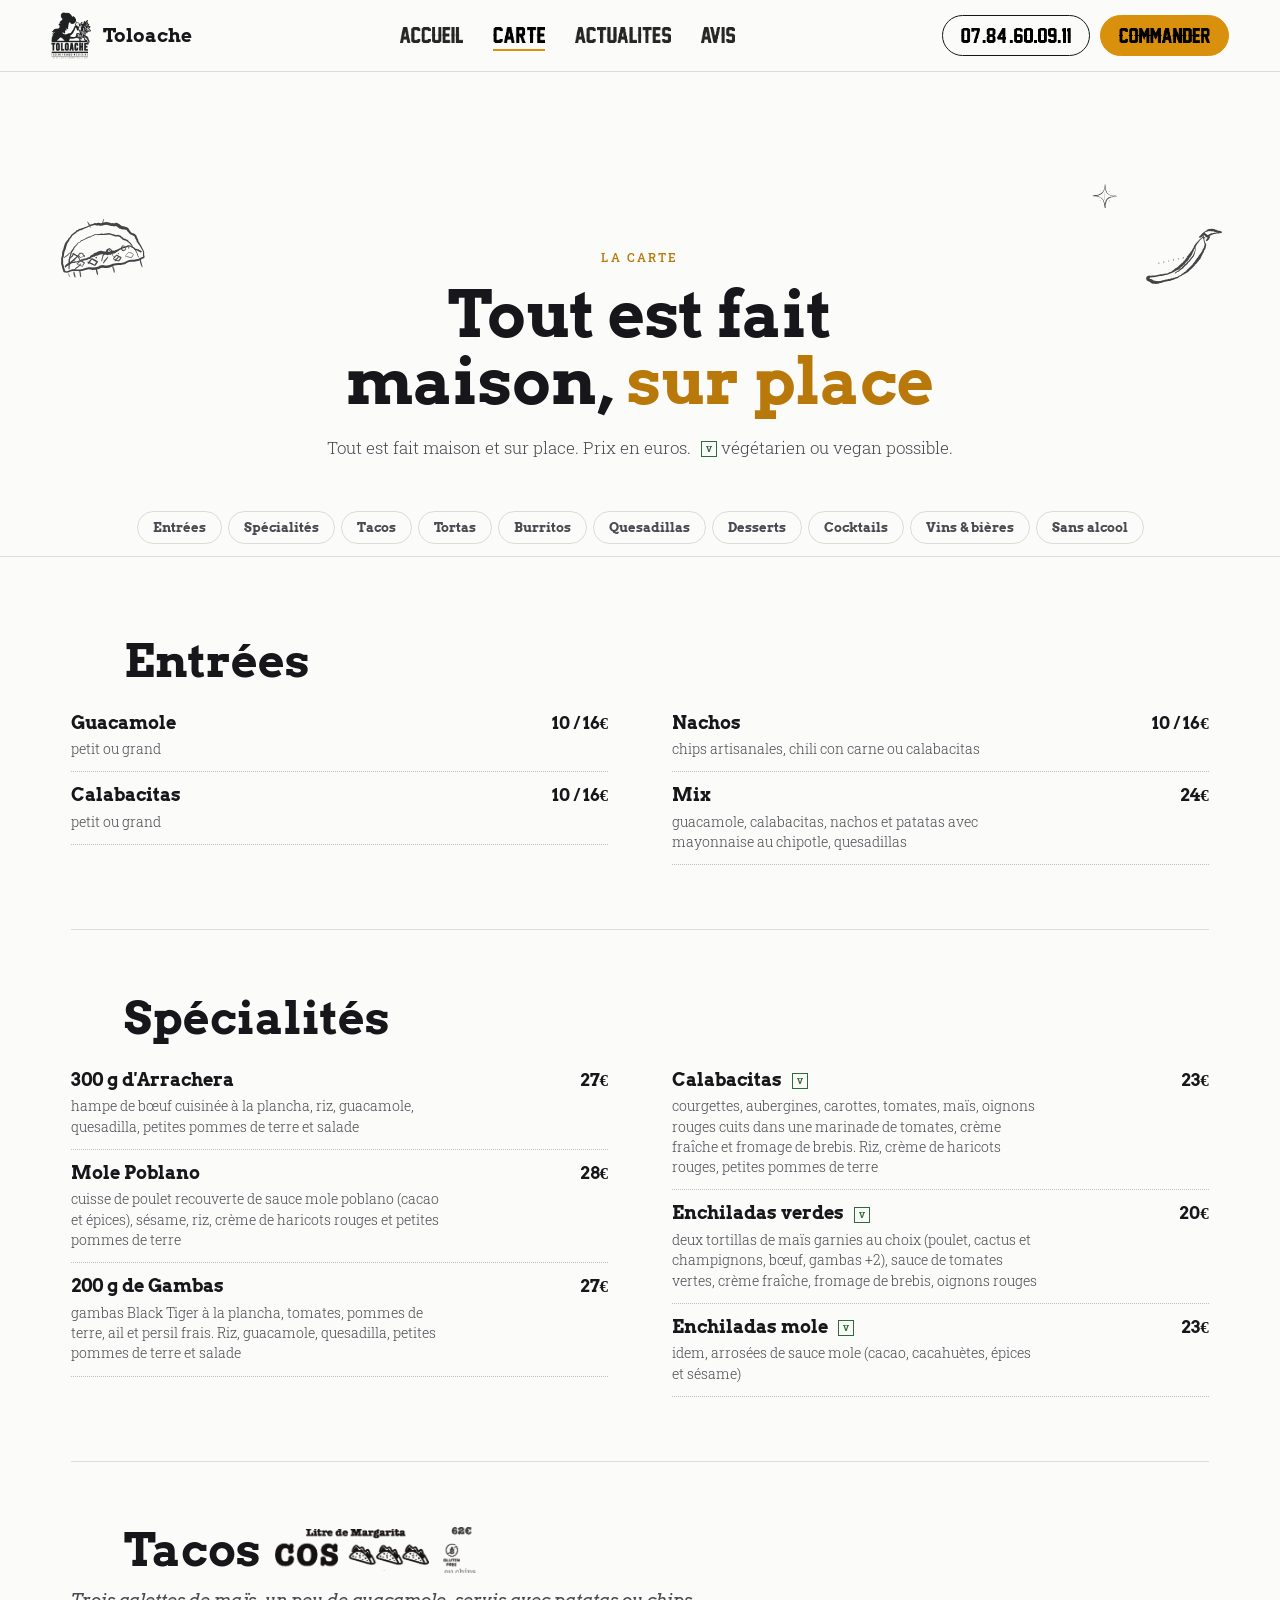
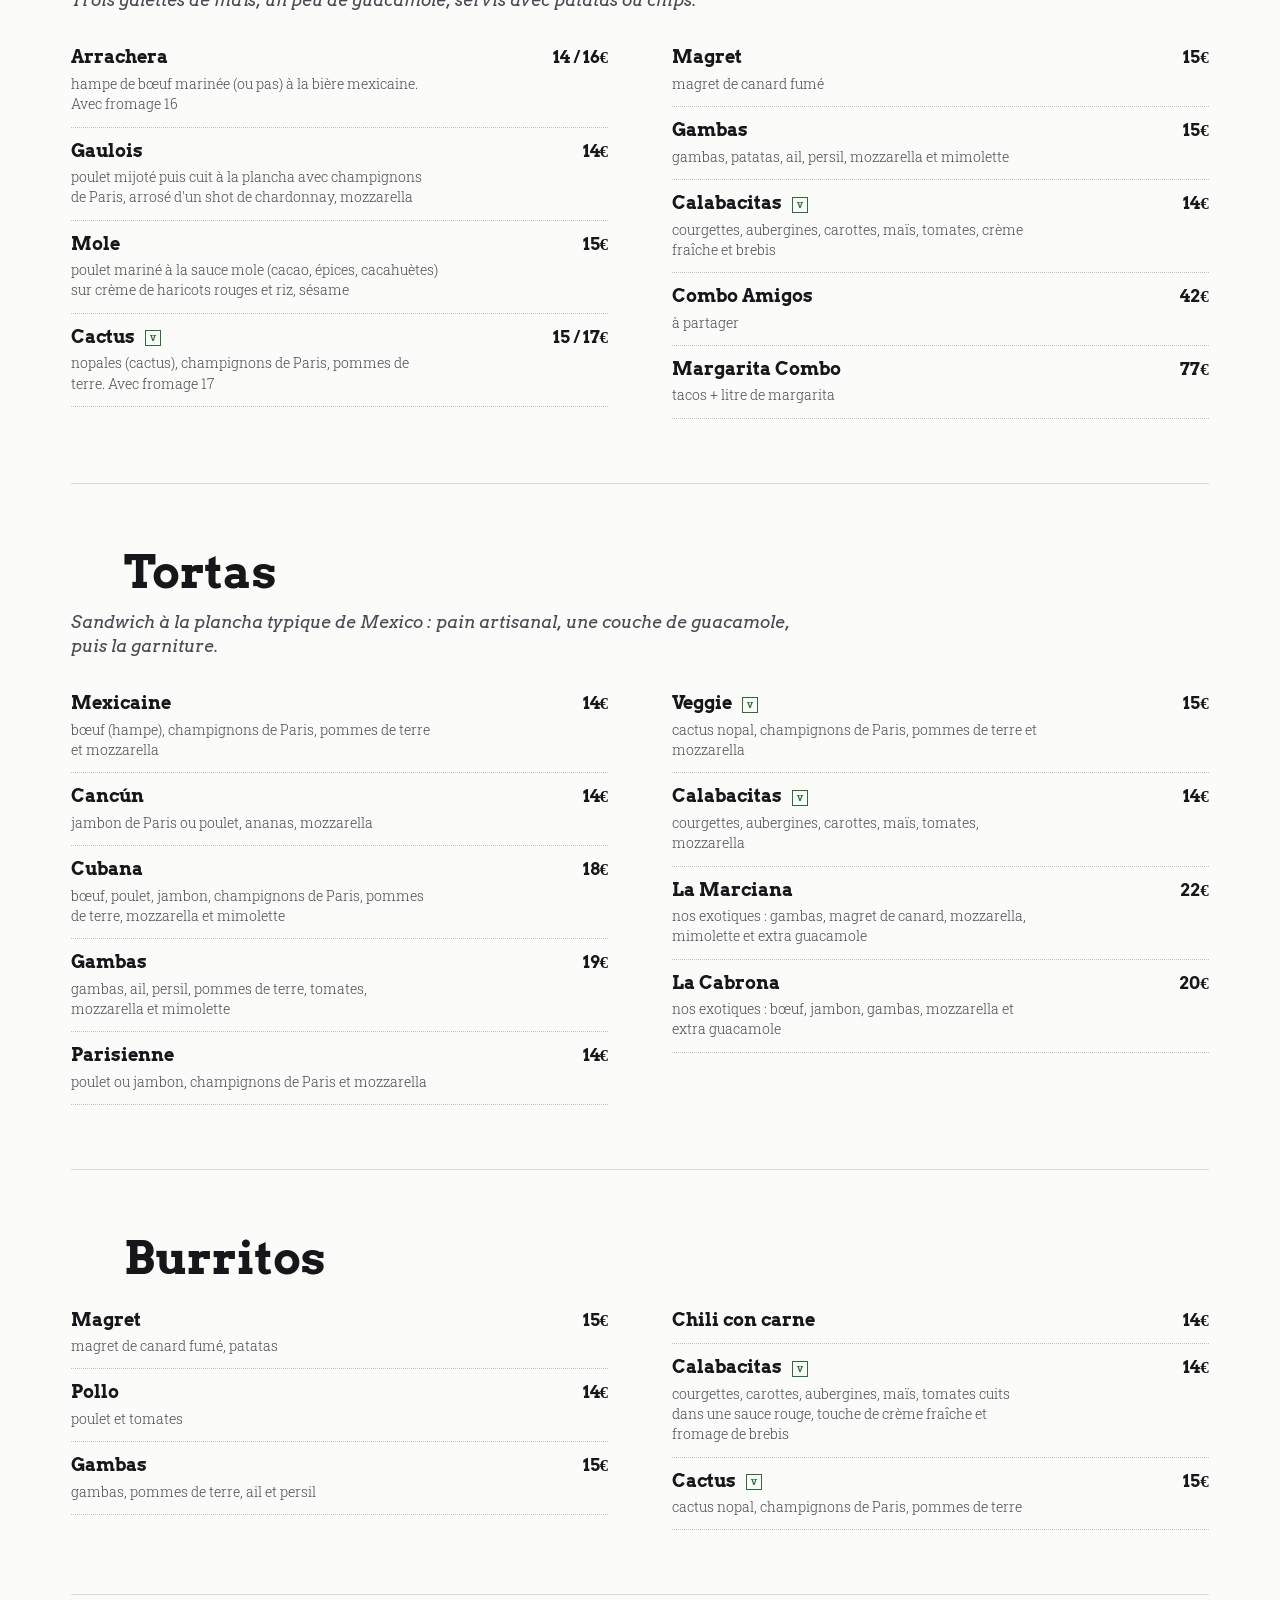
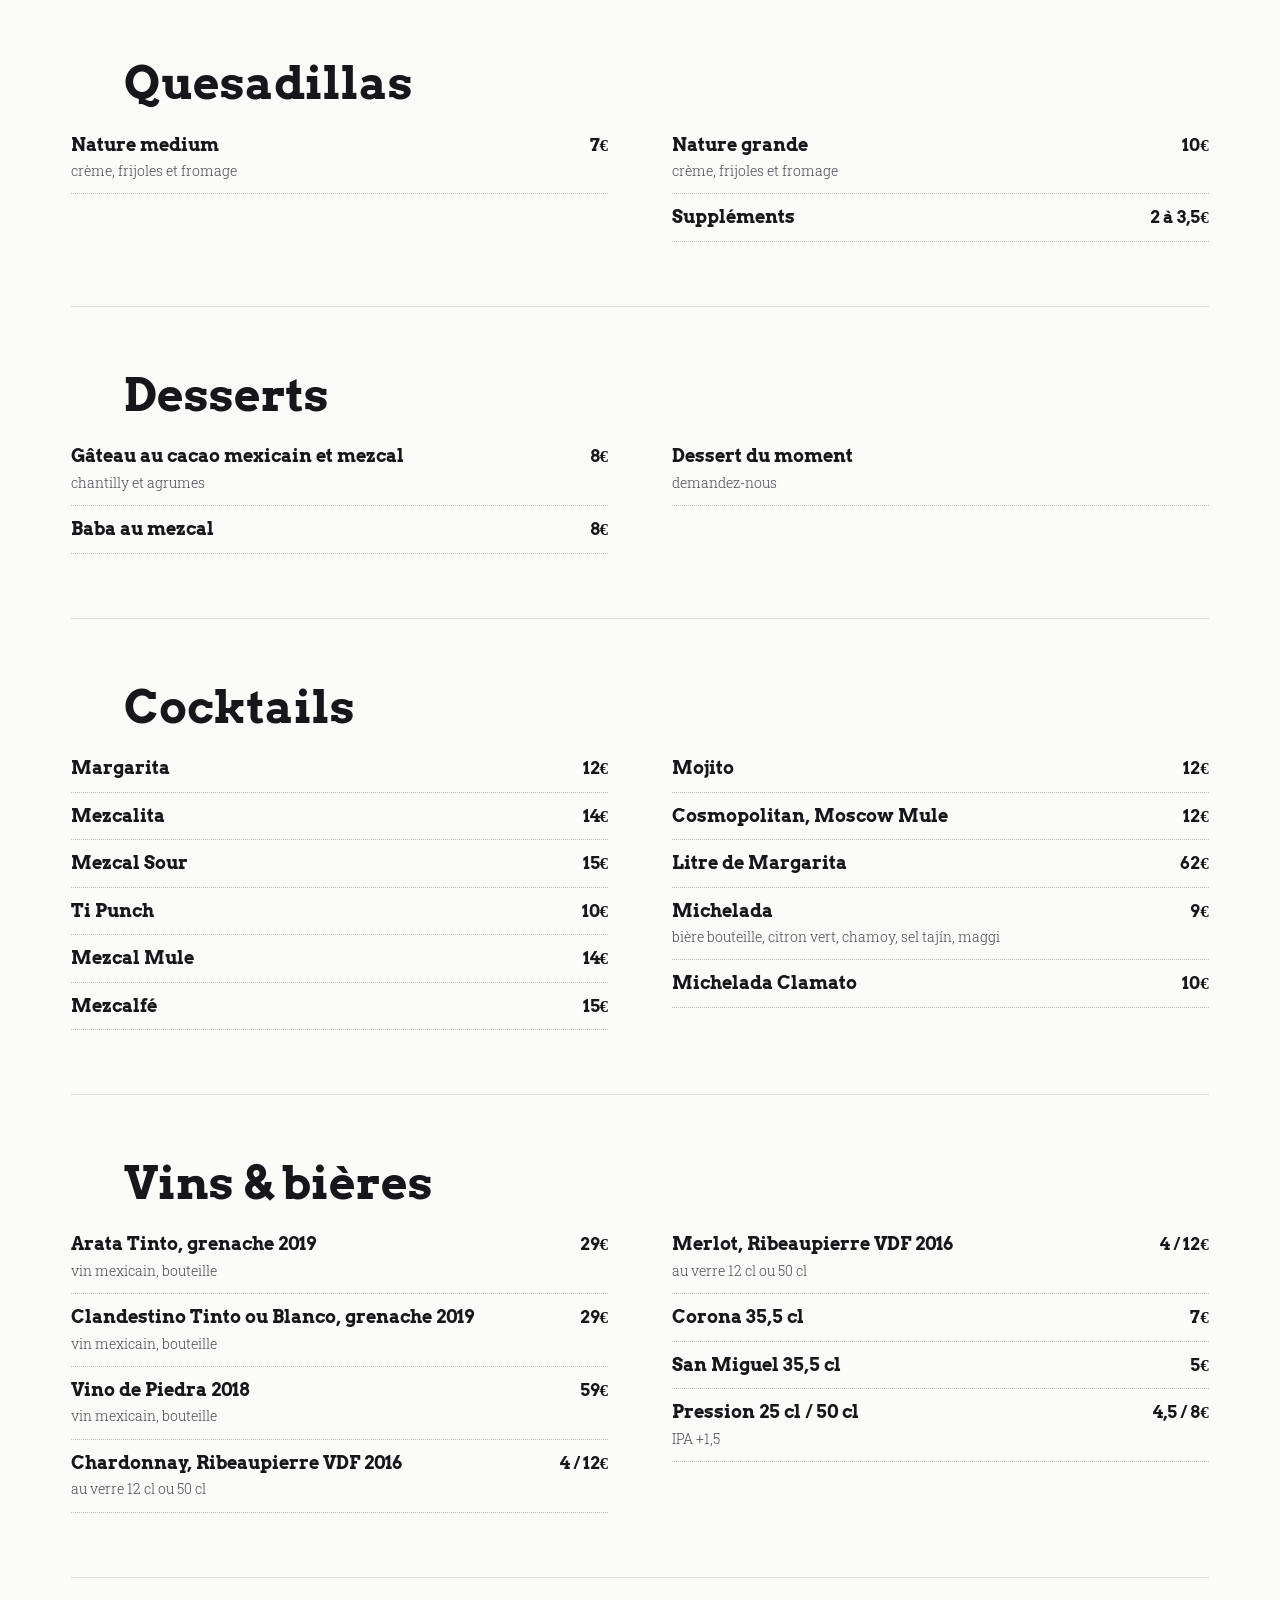
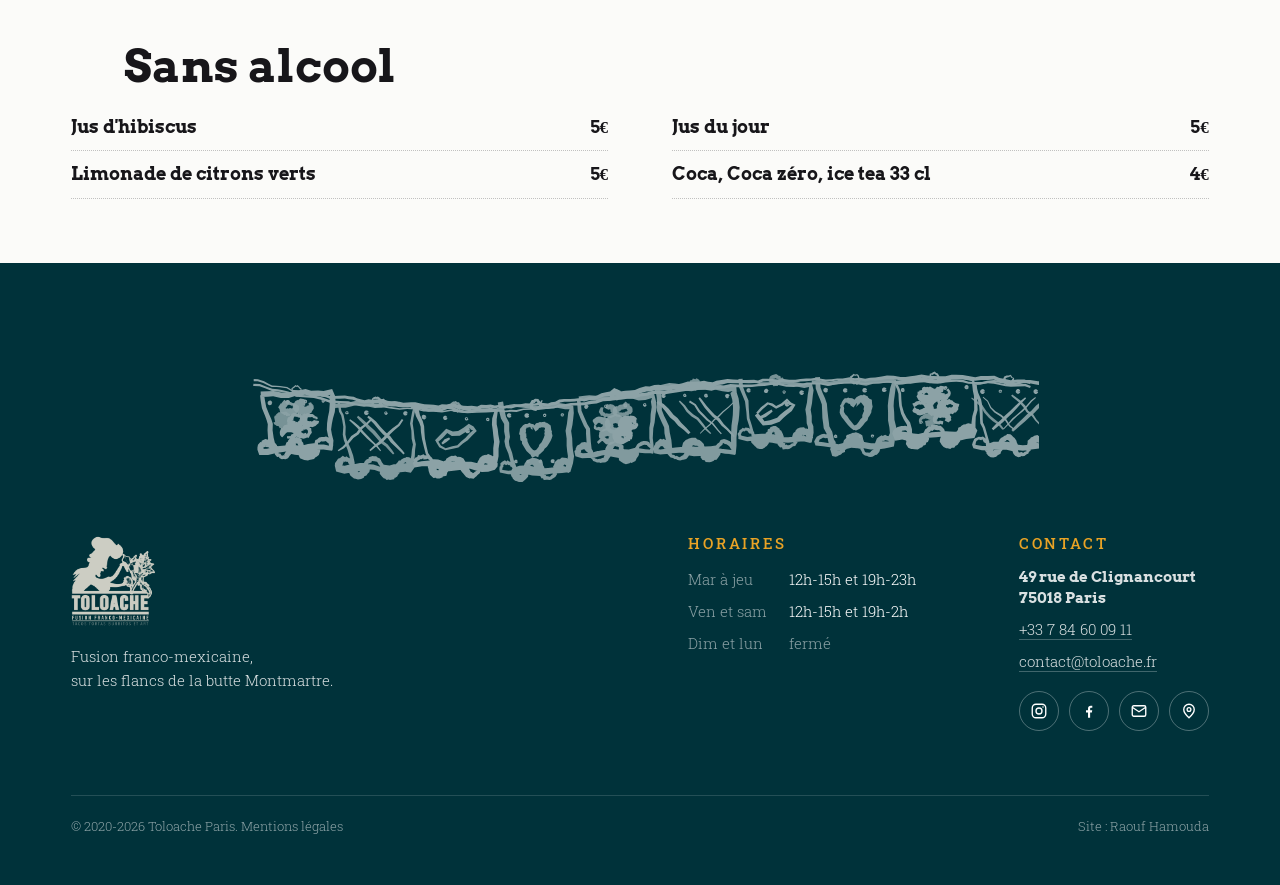
<file: carte.html>
<!DOCTYPE html>
<html lang="fr">
<head>
<meta charset="utf-8"><meta name="viewport" content="width=device-width, initial-scale=1">
<title>La carte · Toloache</title>
<meta name="description" content="Tacos, tortas, burritos, spécialités, cocktails au mezcal. Tout est fait maison et sur place.">
<meta property="og:title" content="La carte · Toloache"><meta property="og:description" content="Tacos, tortas, burritos, spécialités, cocktails au mezcal. Tout est fait maison et sur place."><meta property="og:image" content="https://toloacheparis.com/img/plat5.webp">
<link rel="icon" href="img/favicon.png">
<link rel="preconnect" href="https://fonts.googleapis.com"><link rel="preconnect" href="https://fonts.gstatic.com" crossorigin>
<link href="https://fonts.googleapis.com/css2?family=Arvo:ital,wght@0,400;0,700;1,400&family=Roboto+Slab:wght@300;400;500&display=swap" rel="stylesheet">
<link rel="stylesheet" href="style.css?v=202611031807">
</head>
<body class="inner">
<svg xmlns="http://www.w3.org/2000/svg" style="display:none"><defs><g id="d-bunting" data-vb="0 0 300 60" fill="currentColor" stroke="none"><path d="M4.7 16.6 L6.2 16.6 L8.3 17.3 L9.8 18.1 L11.5 18.8 L13.3 18.8 L14.5 18.9 L15.8 19.1 L17.1 19.3 L18.8 20.3 L20.8 20.5 L22.9 21.3 L24.4 21.1 L25.9 21.1 L27.4 21.2 L28.6 21.5 L30.2 22.4 L31.8 22.7 L33.3 23.2 L35.1 23.2 L36.8 23.2 L39.0 23.1 L40.4 23.4 L42.0 23.6 L43.1 24.0 L44.6 24.6 L46.4 25.0 L48.0 24.7 L49.1 25.0 L51.4 24.9 L52.9 24.8 L54.4 25.6 L56.5 26.1 L58.2 26.1 L59.2 26.3 L60.9 26.5 L62.6 26.4 L63.9 26.3 L65.3 26.2 L66.7 26.5 L68.7 27.0 L70.8 27.0 L72.2 27.1 L74.3 27.3 L75.7 26.8 L77.3 26.9 L78.7 26.6 L80.1 26.6 L81.4 27.1 L83.4 27.5 L85.2 27.6 L86.7 27.4 L89.0 27.5 L90.5 26.9 L92.2 26.9 L93.8 26.6 L95.4 26.9 L96.7 26.5 L98.2 26.9 L99.9 26.8 L101.6 26.9 L103.2 26.4 L105.3 26.1 L107.0 25.7 L108.5 25.9 L110.4 25.9 L112.2 25.7 L113.6 25.9 L115.5 26.1 L116.8 25.6 L118.4 25.5 L120.0 24.6 L121.5 24.4 L123.7 24.4 L125.5 24.3 L127.5 23.9 L129.0 24.3 L131.2 23.7 L132.9 23.6 L134.5 23.1 L135.9 22.6 L137.5 22.4 L139.4 22.1 L140.9 22.1 L142.5 22.4 L144.7 22.2 L146.3 22.1 L148.5 21.9 L150.4 21.1 L152.5 20.5 L153.9 20.5 L155.8 19.9 L156.8 19.9 L158.8 20.0 L160.6 20.3 L162.3 19.8 L164.6 19.6 L166.4 19.2 L168.3 18.6 L170.0 18.7 L172.4 18.6 L174.1 18.4 L175.3 18.7 L177.6 18.8 L179.1 18.1 L180.9 17.9 L183.0 17.3 L184.9 17.4 L187.0 17.4 L189.0 17.3 L190.9 17.4 L193.0 17.3 L194.6 17.4 L196.3 16.7 L197.8 16.6 L199.8 16.8 L202.2 17.0 L204.0 16.8 L206.1 17.1 L208.6 17.1 L210.4 16.7 L212.5 16.6 L214.4 16.5 L216.1 16.2 L218.0 16.5 L219.9 16.7 L222.2 16.6 L224.2 16.3 L226.5 16.3 L228.8 15.9 L230.7 16.3 L232.6 16.2 L234.7 16.7 L236.7 16.3 L238.6 16.4 L241.1 16.1 L243.0 15.8 L245.3 15.9 L247.9 16.3 L250.0 16.3 L251.9 16.1 L253.5 15.9 L255.9 15.3 L258.0 15.7 L260.3 15.9 L262.7 16.0 L265.1 16.0 L267.4 15.5 L268.9 15.5 L271.2 15.7 L273.2 16.1 L276.1 16.5 L278.3 16.2 L280.9 16.2 L283.1 16.0 L284.9 16.7 L287.1 17.0 L289.4 17.5 L291.9 17.1 L294.5 17.1 L296.7 17.7 L297.0 16.8 L294.6 16.0 L291.9 16.0 L289.4 16.3 L287.3 15.8 L285.2 15.4 L283.3 14.6 L280.8 14.7 L278.2 14.7 L276.1 15.1 L273.5 14.7 L271.4 14.3 L268.9 14.2 L267.2 14.2 L264.9 14.8 L262.7 14.8 L260.3 14.7 L258.1 14.5 L255.9 14.1 L253.3 14.6 L251.7 14.8 L249.9 15.0 L248.0 15.0 L245.4 14.6 L242.9 14.5 L240.9 14.9 L238.5 15.2 L236.6 15.3 L234.7 15.7 L232.7 15.3 L230.8 15.5 L228.8 15.1 L226.4 15.6 L224.2 15.6 L222.1 15.9 L219.9 16.0 L218.1 15.7 L216.1 15.3 L214.3 15.6 L212.5 15.6 L210.3 15.8 L208.5 16.1 L206.1 16.1 L204.0 15.8 L202.2 16.0 L199.9 15.8 L197.9 15.7 L196.1 15.7 L194.4 16.4 L193.0 16.3 L190.9 16.4 L189.0 16.2 L187.0 16.1 L185.0 16.0 L182.9 15.8 L180.6 16.2 L178.7 16.5 L177.4 17.0 L175.6 16.8 L174.1 16.5 L172.3 16.7 L170.0 16.8 L168.0 16.7 L165.9 17.4 L164.3 17.8 L162.0 18.0 L160.5 18.5 L159.0 18.2 L156.9 18.0 L155.4 18.1 L153.6 18.6 L152.1 18.5 L149.8 19.2 L148.1 19.9 L146.1 20.1 L144.5 20.2 L142.5 20.5 L141.1 20.3 L139.2 20.4 L137.2 20.8 L135.5 21.2 L134.0 21.9 L132.7 22.4 L131.0 22.5 L128.9 23.2 L127.5 22.9 L125.4 23.2 L123.7 23.3 L121.4 23.3 L119.6 23.5 L118.1 24.4 L116.6 24.5 L115.4 25.0 L113.7 24.8 L112.2 24.6 L110.3 25.0 L108.5 25.0 L106.9 24.9 L105.1 25.3 L103.1 25.6 L101.5 26.1 L99.9 25.9 L98.3 26.0 L96.7 25.6 L95.4 25.8 L93.8 25.4 L92.1 25.6 L90.2 25.5 L88.8 26.1 L86.7 25.9 L85.2 26.0 L83.6 25.9 L81.8 25.5 L80.3 25.1 L78.6 25.1 L77.2 25.4 L75.5 25.3 L74.2 25.8 L72.4 25.5 L70.9 25.4 L68.9 25.3 L67.1 24.9 L65.5 24.5 L63.9 24.5 L62.5 24.6 L61.0 24.7 L59.4 24.4 L58.3 24.3 L56.7 24.3 L55.0 24.0 L53.2 23.3 L51.3 23.4 L49.2 23.6 L47.9 23.4 L46.4 23.8 L44.9 23.4 L43.5 23.0 L42.3 22.5 L40.5 22.3 L39.0 22.0 L36.7 22.1 L35.1 22.2 L33.4 22.2 L32.0 21.7 L30.5 21.5 L28.9 20.7 L27.5 20.4 L25.9 20.4 L24.4 20.5 L22.9 20.8 L20.9 20.0 L19.0 19.8 L17.3 18.8 L15.9 18.6 L14.6 18.4 L13.3 18.3 L11.6 18.2 L10.1 17.5 L8.6 16.6 L6.3 15.9 L4.7 15.8Z"/><path d="M4.5 18.4 L6.9 18.5 L9.0 19.3 L11.5 20.3 L13.6 20.5 L15.1 20.7 L17.5 21.2 L20.8 22.5 L24.5 22.8 L27.3 22.9 L30.0 23.6 L33.3 24.7 L37.1 25.0 L40.2 25.1 L43.1 25.8 L46.2 26.2 L49.5 26.0 L53.0 26.4 L56.5 27.0 L59.6 27.4 L62.4 27.1 L65.4 27.3 L68.6 28.0 L72.2 28.1 L75.5 28.4 L78.9 27.8 L81.9 28.4 L85.1 28.7 L88.5 28.5 L92.1 28.4 L95.4 28.2 L97.2 28.1 L99.3 28.3 L101.5 28.1 L103.6 28.2 L106.2 27.5 L108.7 27.4 L111.2 27.3 L113.2 27.0 L115.2 27.1 L117.6 26.9 L119.7 26.2 L121.6 26.2 L124.1 25.8 L126.4 25.8 L129.3 25.7 L131.7 25.2 L133.7 25.0 L136.1 24.2 L137.9 24.1 L140.2 23.8 L142.8 23.6 L145.3 23.2 L147.9 23.1 L150.2 22.4 L152.8 22.1 L155.0 21.4 L157.3 21.4 L159.4 21.5 L161.7 21.2 L164.2 20.8 L167.1 20.3 L169.5 20.0 L172.2 19.8 L174.5 19.8 L176.9 20.2 L179.1 19.6 L181.7 19.4 L184.0 18.9 L187.0 18.9 L189.5 18.9 L192.1 18.8 L194.5 18.5 L196.9 18.4 L199.7 18.0 L202.0 18.1 L205.0 18.7 L207.9 18.8 L210.6 18.4 L212.9 17.9 L215.5 17.9 L217.9 17.9 L220.7 18.4 L223.4 17.9 L226.6 17.6 L229.4 17.5 L232.0 17.6 L234.4 17.8 L237.4 17.5 L239.9 17.5 L243.3 17.1 L246.0 17.2 L249.1 17.4 L251.8 17.6 L254.1 17.2 L257.4 17.0 L260.4 17.4 L262.9 17.5 L265.0 17.1 L267.0 16.9 L269.0 16.8 L271.4 17.0 L273.5 17.6 L275.8 17.7 L278.4 17.7 L280.9 17.4 L283.1 17.6 L284.9 18.0 L287.5 18.5 L289.5 18.7 L292.0 18.6 L294.8 18.5 L296.7 19.2 L297.0 18.4 L294.9 17.6 L292.0 17.8 L289.6 17.9 L287.6 17.8 L285.1 17.3 L283.2 16.8 L280.9 16.7 L278.4 16.9 L275.8 16.9 L273.6 16.8 L271.6 16.2 L269.1 16.0 L266.9 16.1 L264.9 16.3 L262.8 16.7 L260.5 16.6 L257.5 16.3 L254.1 16.5 L251.8 17.0 L249.1 16.9 L246.0 16.7 L243.2 16.6 L239.8 17.0 L237.3 17.1 L234.4 17.3 L232.0 17.1 L229.4 17.0 L226.6 17.0 L223.3 17.2 L220.7 17.7 L217.9 17.2 L215.5 17.1 L212.8 17.1 L210.5 17.7 L207.9 18.0 L205.1 17.9 L202.1 17.4 L199.6 17.3 L196.8 17.6 L194.5 17.7 L192.1 17.9 L189.5 17.9 L187.0 17.9 L184.0 17.7 L181.5 18.2 L178.9 18.4 L176.9 18.8 L174.6 18.4 L172.2 18.4 L169.4 18.5 L166.8 18.9 L164.0 19.5 L161.5 19.9 L159.3 20.2 L157.3 20.1 L154.8 20.2 L152.5 20.9 L149.9 21.2 L147.7 21.8 L145.2 22.0 L142.7 22.3 L140.1 22.5 L137.8 22.8 L135.8 22.9 L133.4 23.8 L131.5 23.9 L129.2 24.5 L126.4 24.7 L124.0 24.8 L121.5 25.3 L119.5 25.4 L117.5 26.2 L115.2 26.4 L113.1 26.4 L111.1 26.7 L108.6 26.8 L106.1 26.9 L103.5 27.5 L101.5 27.4 L99.3 27.6 L97.2 27.4 L95.4 27.5 L92.0 27.7 L88.5 27.9 L85.1 28.1 L81.9 27.8 L78.9 27.3 L75.5 27.8 L72.3 27.6 L68.7 27.5 L65.5 26.8 L62.4 26.6 L59.6 26.8 L56.6 26.3 L53.1 25.7 L49.5 25.2 L46.2 25.4 L43.2 25.0 L40.3 24.2 L37.1 24.1 L33.5 23.8 L30.3 22.7 L27.4 22.0 L24.5 21.9 L21.0 21.7 L17.7 20.5 L15.3 19.9 L13.7 19.7 L11.7 19.5 L9.3 18.6 L7.0 17.7 L4.6 17.6Z"/><path d="M7.4 22.6 L10.0 22.5 L12.0 22.3 L14.9 22.9 L17.9 22.9 L20.6 22.1 L22.6 21.9 L24.0 21.7 L26.1 22.3 L28.8 22.3 L31.2 22.5 L33.5 21.7 L33.2 22.7 L33.3 25.2 L33.1 27.8 L32.6 30.3 L32.3 32.4 L32.2 34.9 L32.6 37.0 L33.3 39.1 L33.6 41.4 L31.0 40.6 L27.9 40.9 L28.5 41.3 L28.9 40.3 L28.9 40.1 L29.0 39.7 L29.3 39.9 L30.1 39.2 L30.4 39.3 L30.8 39.3 L31.6 39.2 L31.8 39.1 L31.8 39.1 L32.6 39.9 L32.8 39.9 L33.0 40.6 L33.0 41.1 L33.9 41.1 L31.1 40.4 L27.9 40.4 L25.1 40.7 L22.2 41.7 L21.5 43.0 L21.4 43.9 L21.7 44.7 L22.1 45.6 L23.0 46.0 L23.7 46.3 L25.1 46.5 L25.9 46.2 L26.1 46.2 L27.4 45.9 L27.9 45.2 L28.1 45.2 L29.2 44.4 L29.7 43.0 L29.7 41.9 L28.0 39.9 L25.1 40.2 L22.3 41.0 L20.9 40.7 L19.3 40.4 L20.0 41.1 L19.7 42.0 L20.5 41.1 L20.6 40.2 L20.5 40.2 L20.2 40.2 L20.3 40.2 L21.1 40.0 L20.9 40.0 L21.1 39.8 L21.0 40.0 L21.5 40.7 L21.5 40.9 L21.6 41.5 L21.7 41.8 L22.2 41.5 L20.6 41.6 L18.4 40.9 L15.8 41.1 L12.6 41.6 L12.5 43.3 L12.5 43.3 L12.7 44.2 L13.5 45.1 L14.3 45.0 L14.2 45.2 L14.5 45.6 L15.3 46.0 L15.9 45.9 L16.7 46.0 L17.6 45.6 L17.8 45.3 L18.3 44.6 L19.2 43.6 L19.0 42.8 L18.7 40.6 L15.5 40.9 L12.7 41.2 L9.7 42.0 L7.3 42.1 L8.4 42.7 L8.4 41.7 L8.4 41.5 L8.4 41.5 L9.1 41.4 L9.3 40.8 L9.4 41.0 L9.0 40.8 L9.3 41.4 L10.2 41.5 L10.9 42.0 L10.7 41.6 L11.1 42.2 L11.0 41.9 L11.6 42.9 L14.1 41.6 L12.8 40.3 L12.2 37.9 L11.8 35.1 L11.9 32.6 L11.3 30.8 L10.5 29.1 L9.4 26.3 L8.9 23.7 L8.6 21.6 L7.1 21.9 L7.3 23.9 L7.8 26.8 L9.0 29.7 L9.6 31.4 L10.0 32.8 L9.9 35.1 L10.1 38.3 L10.8 41.3 L12.1 42.8 L13.4 41.2 L13.5 40.8 L13.3 40.5 L12.4 39.4 L11.8 39.3 L11.1 38.9 L10.5 38.9 L10.6 38.7 L9.1 38.4 L7.7 39.0 L7.6 39.6 L7.2 39.5 L6.3 40.5 L6.1 41.6 L6.1 42.4 L6.8 44.4 L10.1 44.4 L13.2 43.6 L15.7 43.3 L18.1 42.9 L16.7 42.5 L17.0 43.1 L16.7 43.3 L16.1 44.4 L16.3 44.4 L16.4 44.5 L15.7 44.5 L15.5 44.7 L15.3 44.6 L15.2 44.6 L14.7 43.8 L14.0 43.8 L14.1 43.7 L14.1 43.2 L14.1 42.6 L13.2 43.4 L16.0 43.0 L18.1 42.9 L20.4 43.6 L22.8 43.4 L23.8 41.9 L23.6 41.1 L23.5 40.6 L23.3 39.8 L22.8 39.2 L22.7 38.4 L21.6 37.8 L20.9 37.6 L20.3 37.7 L19.8 37.4 L18.5 37.9 L17.6 39.0 L17.6 39.3 L17.0 39.7 L16.4 41.4 L17.6 43.7 L20.2 44.3 L22.7 44.6 L25.8 43.6 L27.8 43.3 L26.4 42.3 L26.5 42.7 L26.7 42.4 L26.5 42.4 L25.8 42.8 L25.6 43.2 L25.9 42.9 L25.1 43.0 L24.9 43.2 L24.5 43.1 L24.2 42.9 L24.0 43.0 L24.5 43.5 L24.1 43.0 L24.1 43.2 L23.3 43.8 L25.7 42.9 L28.1 42.4 L30.9 42.3 L34.2 42.8 L34.6 40.8 L34.6 40.2 L34.1 39.1 L33.7 38.7 L32.8 37.8 L31.9 37.4 L31.2 37.6 L30.7 37.6 L30.3 37.6 L29.3 37.8 L28.5 38.6 L27.9 38.7 L27.6 39.8 L27.6 40.0 L27.4 41.0 L27.9 42.1 L30.9 41.8 L34.4 42.4 L34.7 38.9 L34.1 36.6 L33.8 34.8 L34.1 32.6 L34.5 30.7 L35.2 28.2 L35.5 25.3 L35.4 22.4 L34.2 19.6 L31.0 20.3 L28.9 20.1 L26.3 20.2 L24.2 19.6 L22.4 19.9 L20.2 20.1 L17.6 21.0 L15.1 20.9 L12.2 20.3 L9.9 20.4 L7.3 20.5Z"/><path d="M27.5 31.3 L27.6 31.3 L27.5 31.1 L26.8 31.7 L27.1 31.6 L26.5 31.8 L26.0 31.6 L25.2 31.8 L25.6 31.7 L24.7 31.4 L24.6 31.5 L25.0 31.7 L25.0 31.5 L24.7 31.0 L24.7 31.3 L24.8 31.4 L25.0 30.6 L24.8 30.6 L24.5 30.7 L24.7 30.7 L25.2 30.2 L25.4 30.2 L26.1 30.2 L26.6 30.1 L27.0 30.3 L27.2 30.6 L28.0 30.7 L28.0 31.0 L28.8 30.8 L28.6 30.0 L28.2 30.1 L28.4 29.9 L27.5 29.7 L27.7 29.5 L26.8 29.0 L26.1 29.0 L25.6 28.8 L24.8 28.7 L24.1 29.0 L23.9 28.7 L22.9 29.4 L22.6 29.9 L22.6 30.0 L22.1 30.5 L22.2 31.7 L22.4 32.4 L22.5 32.7 L23.4 33.8 L24.4 33.9 L24.8 34.0 L25.6 34.1 L26.2 33.8 L26.7 33.9 L27.9 33.5 L28.3 33.1 L28.6 32.8 L29.1 32.4 L29.3 31.6Z"/><path d="M24.4 36.0 L23.5 36.3 L23.5 36.3 L23.2 36.2 L22.8 35.9 L22.0 35.9 L22.8 36.3 L22.6 35.7 L22.2 35.4 L22.3 35.5 L22.1 34.9 L22.0 36.4 L22.5 35.8 L21.9 36.0 L22.6 35.7 L22.7 35.4 L23.5 35.2 L23.4 34.8 L23.9 34.9 L24.3 34.7 L24.7 34.8 L24.6 34.7 L25.2 35.3 L25.3 35.0 L25.1 35.0 L25.0 35.3 L25.3 36.2 L25.4 35.4 L24.9 36.2 L24.7 36.6 L24.3 37.5 L25.3 38.0 L25.8 37.1 L25.9 36.9 L26.3 36.4 L26.6 35.8 L26.3 35.1 L26.4 35.3 L26.3 34.2 L25.7 34.2 L25.6 33.8 L25.1 33.6 L24.1 33.3 L23.9 33.5 L23.1 33.3 L22.6 33.7 L22.1 33.6 L21.7 33.8 L20.9 34.0 L20.4 34.5 L19.8 35.2 L20.1 36.6 L20.0 36.7 L20.7 37.5 L20.7 37.2 L20.8 37.5 L22.0 38.1 L22.5 37.9 L22.3 38.0 L23.4 38.3 L24.1 38.1 L25.0 37.7Z"/><path d="M16.8 36.2 L16.7 36.1 L16.5 35.9 L16.7 36.4 L16.8 36.1 L17.0 35.6 L16.7 35.9 L16.6 36.3 L17.5 35.7 L17.6 35.5 L17.3 35.7 L18.0 35.8 L18.3 35.8 L19.1 35.8 L18.4 35.6 L18.8 35.8 L19.3 36.0 L19.2 36.0 L19.5 36.0 L19.4 35.9 L19.6 36.1 L19.6 36.1 L19.6 36.5 L19.6 36.4 L18.7 36.8 L18.7 37.3 L18.4 37.1 L18.0 37.3 L17.3 37.2 L17.2 38.1 L18.0 38.3 L18.4 38.1 L19.2 38.3 L19.5 37.7 L19.9 37.7 L20.6 37.6 L21.0 37.1 L21.4 36.8 L21.5 36.3 L21.8 35.5 L21.5 34.9 L21.4 34.1 L20.3 33.3 L20.0 33.1 L19.2 32.8 L18.2 32.8 L18.0 32.9 L17.3 32.9 L16.2 33.2 L15.6 33.9 L15.7 34.0 L15.0 34.2 L14.7 35.2 L14.6 35.3 L14.5 35.9 L14.6 36.9 L15.2 37.6 L15.5 37.7Z"/><path d="M12.8 32.2 L13.8 31.9 L14.1 31.6 L14.5 31.7 L15.2 31.2 L15.1 31.2 L15.1 31.4 L15.7 31.4 L16.3 31.4 L16.0 31.2 L15.8 31.4 L15.8 31.2 L15.7 31.5 L16.3 32.0 L15.9 29.9 L15.6 31.2 L15.6 31.2 L15.9 30.9 L16.5 30.6 L16.1 30.6 L15.4 31.0 L14.8 31.3 L15.2 31.6 L15.0 31.3 L13.4 31.4 L13.9 31.7 L13.5 31.6 L13.3 31.7 L13.3 31.8 L12.1 32.2 L12.4 32.8 L12.9 33.1 L13.4 33.5 L13.8 33.5 L14.1 33.6 L14.5 34.3 L15.9 34.1 L16.5 34.1 L16.6 34.0 L16.8 34.2 L18.4 33.5 L19.1 32.3 L19.2 31.4 L18.9 31.9 L19.1 29.8 L18.5 29.5 L18.4 29.1 L17.8 28.8 L16.9 28.0 L15.3 28.3 L15.8 28.2 L15.3 28.3 L14.1 28.3 L13.0 29.2 L13.3 29.3 L12.6 29.6 L12.4 30.2 L12.4 30.2Z" opacity="0.85"/><path d="M15.9 25.9 L17.5 25.6 L18.0 25.5 L18.4 25.6 L18.9 25.9 L19.3 25.8 L19.9 26.3 L20.5 26.4 L20.0 26.3 L20.5 26.9 L20.2 26.3 L20.0 26.9 L20.3 26.4 L19.6 26.6 L19.3 26.8 L18.9 27.0 L19.2 27.0 L18.4 26.7 L17.3 27.1 L18.0 27.3 L17.5 26.8 L16.8 27.0 L16.7 26.7 L16.4 26.8 L16.8 27.2 L16.5 26.1 L16.3 26.6 L16.2 26.9 L16.4 27.0 L17.1 26.2 L18.0 24.9 L16.2 23.6 L15.2 24.8 L15.2 25.0 L14.9 24.9 L13.9 26.4 L14.5 27.3 L14.4 27.2 L14.7 28.5 L15.6 28.9 L16.3 29.4 L16.7 29.2 L16.9 29.7 L18.4 29.6 L18.4 29.4 L19.3 29.7 L20.4 29.1 L21.0 28.6 L20.9 28.4 L21.3 28.2 L21.7 27.5 L21.8 26.8 L21.7 26.0 L21.0 25.5 L20.6 25.3 L20.4 25.3 L19.8 24.9 L19.3 24.8 L18.8 24.5 L18.0 24.3 L17.3 24.5 L15.7 24.8Z" opacity="0.92"/><path d="M25.3 24.8 L25.4 25.5 L25.6 25.6 L25.3 25.9 L25.5 26.5 L25.4 26.0 L25.4 25.7 L24.5 26.0 L24.6 26.2 L24.2 26.1 L24.0 26.3 L23.8 26.2 L24.1 26.3 L23.6 26.0 L22.8 25.8 L22.9 25.9 L22.1 25.3 L21.9 25.5 L22.6 25.8 L22.6 26.1 L22.6 26.4 L22.5 26.9 L22.6 26.5 L22.7 26.6 L23.7 25.9 L22.9 26.0 L23.1 26.0 L23.8 25.9 L24.0 25.8 L24.3 23.6 L23.9 23.5 L23.4 23.3 L22.2 23.1 L21.3 23.9 L21.4 23.6 L20.4 24.1 L20.0 24.7 L19.4 25.3 L19.4 27.0 L19.8 27.5 L20.6 28.5 L21.4 28.5 L20.8 28.4 L21.8 28.9 L22.3 29.1 L22.9 29.4 L23.9 29.5 L25.2 29.4 L25.8 28.8 L26.5 28.4 L26.6 27.9 L26.7 27.8 L27.3 26.9 L27.2 25.7 L26.9 25.7 L26.9 25.3 L26.4 24.9 L26.3 24.5Z" opacity="0.92"/><path d="M21.9 30.9 L21.9 31.5 L22.1 31.5 L21.8 31.5 L21.7 31.5 L21.2 32.0 L21.4 32.2 L20.8 31.9 L20.4 32.2 L20.6 31.9 L20.7 32.1 L20.3 31.7 L19.3 31.2 L19.6 31.7 L19.9 32.0 L19.7 31.4 L19.4 31.2 L19.4 31.3 L19.1 31.5 L19.7 31.0 L19.7 30.5 L20.0 30.0 L20.1 29.8 L20.1 29.9 L20.6 30.0 L21.5 30.1 L21.1 29.6 L21.3 30.3 L22.1 30.2 L21.8 30.2 L22.2 30.7 L22.2 30.7 L22.4 31.2 L23.4 31.0 L23.4 30.4 L23.3 30.0 L22.9 29.5 L22.4 28.9 L22.0 29.1 L21.8 28.5 L21.0 28.8 L20.9 28.7 L20.3 28.6 L19.7 28.5 L19.0 29.0 L18.3 29.7 L18.3 30.0 L17.8 30.1 L17.4 30.7 L17.2 31.6 L17.4 32.3 L17.3 32.5 L17.7 33.7 L18.8 34.0 L18.7 34.0 L19.4 34.6 L19.9 34.6 L20.7 34.8 L21.3 34.4 L22.5 34.3 L23.2 33.1 L23.1 33.2 L23.2 33.2 L24.1 32.1 L23.8 30.9 L23.9 30.9Z"/><path d="M22.0 20.2 L22.2 20.5 L21.7 21.0 L21.4 21.4 L21.0 21.7 L20.8 21.7 L20.7 21.4 L20.1 21.1 L19.6 20.7 L19.6 20.9 L19.7 20.4 L19.3 19.6 L19.8 19.2 L20.1 19.0 L20.5 18.6 L20.9 18.8 L21.0 18.6 L21.7 19.1 L21.8 19.4 L22.3 19.7 L22.2 20.1 L22.7 20.1 L22.7 19.5 L22.1 19.0 L22.0 18.8 L21.2 18.1 L20.9 18.3 L20.4 18.1 L19.8 18.6 L19.5 18.8 L18.8 19.5 L19.1 20.4 L18.9 20.9 L19.1 21.3 L19.7 21.7 L20.1 22.0 L20.4 22.4 L21.3 22.4 L21.9 22.0 L22.3 21.4 L22.8 20.7 L22.6 20.0Z"/><path d="M35.3 26.7 L36.2 26.6 L39.3 26.6 L42.0 26.0 L44.1 25.4 L46.5 25.9 L48.2 26.2 L50.2 26.7 L52.8 26.6 L55.5 25.9 L57.7 25.6 L60.4 26.1 L62.7 26.4 L64.8 26.4 L64.3 28.1 L63.9 30.3 L63.5 32.5 L64.0 35.3 L64.1 38.3 L64.6 40.4 L64.2 42.4 L64.0 44.6 L63.5 46.9 L63.4 49.2 L61.2 48.1 L59.0 48.4 L59.7 48.9 L59.8 48.5 L60.0 48.3 L60.2 47.9 L60.8 47.9 L61.1 47.5 L61.8 47.1 L62.2 47.2 L62.4 47.1 L62.2 47.2 L61.9 47.1 L62.1 47.5 L62.2 48.0 L62.1 48.3 L62.4 49.0 L63.4 47.9 L61.9 47.5 L59.6 47.7 L57.4 47.9 L55.8 48.3 L53.1 48.0 L52.2 50.4 L52.1 51.4 L53.0 52.6 L53.7 53.2 L54.1 53.2 L54.7 53.8 L55.5 53.6 L55.9 53.8 L57.5 53.5 L57.8 52.8 L57.8 53.0 L58.7 52.5 L59.0 51.8 L59.6 51.2 L59.7 50.3 L58.9 48.3 L56.5 48.8 L54.6 49.1 L52.3 48.8 L49.7 48.0 L47.0 47.8 L47.6 48.2 L47.7 47.8 L48.0 47.5 L48.0 47.6 L49.1 47.1 L49.1 46.6 L49.6 46.6 L49.8 46.7 L50.4 46.7 L50.5 46.8 L51.1 46.9 L51.4 47.4 L51.7 48.0 L52.3 48.7 L52.6 49.1 L53.2 49.2 L50.6 48.5 L48.1 48.1 L46.1 47.9 L43.8 48.0 L41.7 48.5 L40.6 49.9 L40.8 50.4 L40.5 50.9 L41.1 52.2 L41.6 52.6 L42.4 53.2 L43.0 53.3 L43.9 53.6 L45.1 53.4 L46.1 52.9 L46.3 52.4 L47.1 52.1 L47.6 51.3 L48.2 50.8 L48.5 49.4 L47.3 47.4 L44.7 47.4 L42.4 47.9 L40.8 48.0 L38.9 48.4 L37.2 48.1 L38.0 48.7 L37.9 48.5 L38.3 47.7 L38.2 47.4 L38.5 47.2 L38.6 46.7 L39.0 47.1 L39.3 46.7 L39.7 47.0 L40.1 46.9 L40.3 47.5 L40.9 48.2 L41.0 48.1 L41.1 48.9 L41.3 49.1 L42.4 49.4 L42.7 47.4 L42.1 44.6 L41.2 42.0 L40.4 40.2 L39.6 38.5 L39.2 36.7 L39.3 33.8 L38.9 31.2 L38.5 29.2 L37.7 27.8 L37.2 25.2 L37.1 24.3 L36.2 24.5 L36.4 25.4 L36.8 28.1 L37.6 29.5 L38.0 31.3 L38.4 33.8 L38.2 36.8 L38.6 38.8 L39.3 40.6 L40.0 42.4 L40.7 44.9 L41.3 47.4 L40.9 49.5 L42.9 49.5 L42.6 48.6 L42.5 47.6 L42.0 47.0 L41.6 46.6 L41.2 45.7 L40.5 45.5 L39.5 44.9 L39.1 45.2 L38.2 44.7 L37.2 45.5 L36.4 45.8 L36.0 46.5 L35.3 47.4 L35.2 48.4 L35.7 50.6 L38.8 51.4 L41.2 51.0 L42.9 50.8 L45.0 50.3 L46.8 50.3 L45.7 49.2 L45.7 49.8 L45.7 49.5 L45.4 50.1 L44.7 50.3 L44.3 51.0 L44.4 50.8 L44.2 50.9 L43.8 50.6 L43.6 50.6 L43.3 50.4 L43.3 50.5 L43.1 50.4 L43.3 50.4 L42.9 50.1 L42.5 50.5 L44.2 50.0 L46.1 49.6 L47.9 49.7 L50.3 50.0 L53.3 50.7 L54.0 48.8 L53.5 47.9 L52.9 47.1 L52.7 46.6 L52.2 45.7 L51.3 45.3 L50.8 44.9 L49.9 44.9 L49.4 44.8 L48.0 45.2 L47.9 45.8 L47.3 46.0 L46.9 46.3 L46.3 47.0 L46.1 47.9 L46.5 49.4 L49.4 49.7 L51.8 50.6 L54.5 51.1 L56.7 50.9 L59.3 50.7 L57.6 48.8 L57.2 49.9 L56.9 49.7 L56.6 50.3 L56.6 50.1 L55.4 50.7 L55.6 51.0 L56.1 50.7 L55.3 50.6 L55.2 50.9 L55.7 50.8 L55.1 50.7 L55.2 50.6 L55.0 50.6 L55.2 50.0 L53.6 51.1 L55.8 51.4 L57.9 51.1 L59.9 50.9 L61.7 50.7 L63.8 51.1 L65.4 48.8 L64.9 47.5 L64.9 47.3 L64.3 46.2 L63.8 45.7 L63.2 45.2 L62.1 45.1 L61.8 45.4 L61.2 45.5 L60.1 46.2 L60.0 46.5 L59.3 46.5 L58.7 47.3 L58.3 47.7 L58.0 48.8 L59.0 50.0 L61.0 49.7 L64.2 50.5 L64.9 47.1 L65.3 44.8 L65.4 42.5 L65.7 40.3 L65.2 38.2 L64.9 35.2 L64.5 32.5 L64.8 30.5 L65.3 28.3 L65.7 25.6 L62.8 25.2 L60.7 24.9 L57.8 24.1 L55.2 24.4 L52.6 25.0 L50.3 25.0 L48.6 24.6 L46.8 24.2 L44.1 23.8 L41.6 24.4 L39.1 25.0 L36.2 25.1 L35.3 25.1Z" opacity="0.92"/><path d="M48.8 30.7 L46.8 32.5 L44.8 33.9 L43.4 35.9 L41.4 37.2 L39.9 39.3 L38.2 41.2 L36.3 42.6 L36.6 43.0 L38.7 41.8 L40.6 39.9 L42.2 38.0 L44.2 36.6 L45.5 34.6 L47.3 33.1 L49.3 31.1Z"/><path d="M40.6 31.3 L42.1 32.7 L43.6 34.1 L45.3 36.1 L47.3 38.2 L48.8 39.5 L50.7 41.2 L52.3 43.0 L52.6 42.7 L51.2 40.8 L49.3 39.0 L47.9 37.5 L46.0 35.5 L44.3 33.5 L42.6 32.1 L41.0 30.9Z"/><path d="M43.5 30.2 L44.4 31.2 L46.1 32.9 L47.5 34.5 L49.4 36.3 L50.9 38.0 L52.7 40.1 L54.3 41.2 L56.1 43.2 L57.1 44.2 L57.6 43.8 L56.8 42.6 L55.1 40.4 L53.6 39.3 L51.9 37.2 L50.3 35.3 L48.4 33.6 L46.9 32.1 L45.1 30.5 L44.0 29.6Z" opacity="0.85"/><path d="M47.4 30.2 L48.3 31.0 L49.9 32.6 L51.6 34.7 L53.3 36.6 L55.2 38.2 L56.2 39.6 L58.3 41.6 L60.1 43.3 L61.0 44.2 L61.5 43.7 L60.7 42.7 L59.0 40.8 L57.2 38.8 L56.1 37.3 L54.2 35.7 L52.5 33.9 L50.7 31.8 L48.9 30.3 L47.9 29.6Z"/><path d="M60.4 30.8 L59.0 32.8 L56.9 34.3 L55.3 35.7 L53.5 37.7 L51.7 39.4 L49.9 40.9 L48.2 42.5 L48.6 43.0 L50.4 41.5 L52.4 40.2 L54.3 38.5 L56.1 36.5 L57.6 35.1 L59.6 33.4 L61.0 31.2Z"/><path d="M53.5 23.1 L52.0 24.4 L51.8 24.6 L51.7 25.1 L51.7 25.3 L51.2 25.5 L50.9 25.5 L50.5 25.8 L50.2 25.6 L49.9 25.1 L49.8 24.7 L49.6 24.1 L49.6 24.0 L49.8 23.3 L50.0 23.4 L50.7 23.2 L51.0 23.4 L51.2 23.2 L51.5 23.5 L52.0 23.8 L51.9 24.0 L52.1 24.5 L52.9 26.3 L53.5 26.0 L52.7 24.2 L52.7 23.9 L52.6 23.3 L52.0 22.8 L51.4 22.4 L50.9 22.6 L50.6 22.4 L49.8 22.7 L49.3 23.0 L49.0 23.9 L49.0 24.3 L49.2 24.8 L49.4 25.4 L49.7 26.1 L50.5 26.5 L51.2 26.2 L51.4 26.2 L52.2 25.9 L52.5 25.2 L52.5 24.9 L52.5 24.9 L54.0 23.6Z"/><path d="M63.7 26.6 L65.5 27.0 L67.8 27.4 L70.4 28.1 L73.3 27.8 L75.7 27.8 L77.6 27.1 L79.3 27.2 L81.1 28.0 L83.9 28.6 L86.4 28.4 L89.4 28.0 L91.9 28.1 L93.9 28.0 L95.2 28.0 L94.4 30.7 L94.3 32.9 L94.6 35.0 L94.8 37.0 L95.1 39.4 L94.8 41.8 L94.8 44.7 L94.4 46.5 L94.3 48.0 L92.5 48.2 L90.3 47.8 L90.9 48.3 L91.1 48.1 L91.5 47.7 L91.8 47.4 L92.0 47.3 L91.7 47.5 L92.6 47.7 L92.8 47.4 L92.4 47.6 L92.8 47.7 L92.5 47.5 L92.9 48.2 L93.6 48.9 L93.5 48.3 L93.4 48.5 L94.5 47.2 L92.4 48.0 L90.8 48.0 L88.9 47.5 L86.5 46.9 L82.9 46.8 L82.2 49.5 L82.5 50.0 L83.0 50.8 L83.6 51.4 L83.9 51.8 L84.6 52.7 L85.9 53.2 L86.3 53.1 L87.4 53.3 L88.1 52.7 L88.4 52.5 L88.9 51.9 L89.8 51.2 L89.9 50.4 L90.2 49.8 L90.1 48.3 L87.5 47.7 L84.5 47.3 L81.7 47.4 L79.2 47.5 L77.1 47.8 L77.9 48.2 L77.8 48.0 L78.5 47.7 L78.6 47.2 L79.2 46.8 L79.2 46.7 L79.2 46.7 L79.8 46.8 L80.1 46.6 L80.4 47.1 L81.2 47.3 L81.7 47.5 L81.4 47.3 L81.5 48.0 L81.6 48.3 L82.8 46.6 L80.2 46.8 L78.2 47.0 L76.3 46.8 L74.1 46.1 L71.1 45.9 L70.2 48.6 L70.2 49.0 L70.4 49.6 L70.5 50.4 L71.0 51.8 L72.3 53.0 L73.2 52.9 L73.5 53.2 L74.6 53.2 L75.8 52.8 L75.8 52.5 L77.2 52.2 L77.6 50.6 L77.2 51.3 L78.3 50.0 L77.5 47.3 L74.8 47.0 L73.1 46.8 L70.7 46.5 L67.8 46.7 L65.0 47.3 L66.0 48.1 L66.3 47.1 L66.3 46.6 L66.2 46.6 L67.2 46.2 L67.2 45.8 L67.6 46.1 L68.5 45.6 L68.5 46.1 L69.7 46.0 L70.1 45.8 L70.6 46.2 L70.8 46.3 L71.1 46.5 L71.1 47.0 L72.3 47.2 L71.5 45.3 L70.3 43.6 L69.7 41.1 L69.1 38.2 L68.9 35.6 L68.8 33.6 L68.3 31.7 L67.2 29.2 L66.6 26.5 L66.2 24.8 L64.5 25.2 L65.0 27.0 L65.7 29.7 L67.0 32.3 L67.5 33.8 L67.6 35.7 L68.0 38.4 L68.7 41.3 L69.4 44.0 L70.6 45.7 L71.3 47.6 L72.2 46.8 L72.2 46.2 L71.8 45.5 L71.5 45.1 L70.4 44.4 L69.4 44.5 L69.1 44.6 L68.6 44.1 L67.4 44.6 L66.5 44.4 L66.2 45.1 L65.4 45.4 L64.8 46.3 L64.8 46.8 L64.5 47.5 L65.2 49.1 L68.0 48.6 L70.6 48.6 L72.7 49.1 L74.5 49.5 L76.1 49.7 L75.5 49.2 L75.4 48.8 L74.6 49.8 L74.9 50.0 L74.6 49.6 L74.0 50.2 L74.1 50.1 L74.2 50.2 L73.5 49.9 L73.2 50.1 L73.7 50.4 L73.5 49.9 L73.6 49.2 L73.4 48.5 L73.5 48.0 L72.1 49.3 L73.4 49.5 L75.6 50.2 L78.2 50.5 L80.6 50.2 L83.7 49.8 L84.5 47.1 L84.2 46.7 L83.6 45.7 L82.5 45.1 L81.5 45.0 L81.5 45.2 L80.6 44.6 L79.7 44.8 L79.2 44.7 L78.3 45.0 L78.0 45.2 L77.0 45.9 L77.1 46.3 L76.2 46.7 L75.9 48.1 L76.8 49.8 L79.4 49.4 L81.8 49.2 L84.4 49.0 L87.2 49.3 L89.5 49.7 L88.9 49.2 L88.6 49.9 L88.6 50.3 L87.9 50.7 L87.4 51.2 L87.1 51.1 L87.2 51.3 L86.8 50.9 L86.5 50.8 L86.2 50.6 L86.2 50.4 L85.8 49.7 L85.3 49.1 L84.9 48.4 L84.7 48.3 L83.5 49.5 L86.1 49.6 L88.2 50.2 L90.5 50.8 L92.9 50.7 L95.4 49.9 L96.4 48.7 L96.5 47.6 L95.8 46.6 L95.6 46.2 L95.8 46.4 L95.2 45.2 L94.2 44.6 L92.9 44.0 L92.0 44.5 L91.9 44.3 L90.7 44.7 L89.7 45.5 L89.4 46.2 L89.0 46.8 L88.6 48.0 L89.5 49.8 L92.5 50.3 L95.6 49.6 L96.4 46.9 L96.8 44.9 L96.8 42.0 L97.2 39.4 L96.7 36.7 L96.5 34.7 L96.1 32.8 L96.1 30.9 L96.6 27.4 L94.0 26.6 L91.8 26.9 L89.4 26.9 L86.3 27.4 L84.0 27.6 L81.4 27.1 L79.6 26.3 L77.5 26.1 L75.5 26.8 L73.3 26.7 L70.5 26.9 L68.1 26.2 L65.8 25.7 L64.0 25.3Z"/><path d="M73.7 39.8 L75.8 38.0 L77.5 36.1 L79.2 37.2 L82.2 37.1 L84.6 35.6 L86.0 34.3 L86.4 34.9 L87.2 35.1 L85.9 36.2 L84.4 37.9 L82.7 39.3 L81.3 40.7 L79.4 41.1 L76.9 41.8 L75.1 40.8 L73.9 38.9 L73.2 39.3 L74.5 41.5 L76.8 42.6 L79.6 42.0 L81.7 41.6 L83.4 40.1 L85.2 38.8 L86.8 37.1 L88.6 35.4 L87.4 33.7 L85.6 32.6 L83.6 34.1 L81.6 35.4 L79.6 35.5 L77.1 34.5 L74.8 36.9 L72.9 38.8Z" opacity="0.92"/><path d="M78.2 37.8 L76.5 38.5 L75.3 39.9 L75.8 40.4 L77.2 39.5 L78.6 38.4Z"/><path d="M82.3 26.3 L82.0 27.1 L81.9 27.6 L81.6 27.8 L81.4 28.0 L81.1 27.5 L80.5 27.5 L80.3 27.4 L79.9 26.7 L79.7 26.6 L79.9 26.2 L79.6 25.7 L79.6 25.7 L80.2 25.3 L80.6 25.4 L80.5 25.1 L81.0 25.4 L81.5 25.4 L81.5 25.6 L82.0 26.0 L82.0 26.5 L82.8 26.5 L82.8 25.7 L82.2 25.0 L81.9 24.5 L81.3 24.5 L80.7 24.1 L80.2 24.3 L79.7 24.3 L78.8 24.9 L78.4 25.8 L78.8 26.4 L78.7 27.0 L79.3 27.4 L79.7 28.0 L80.4 28.2 L80.9 28.1 L81.3 28.5 L81.9 28.1 L82.3 27.8 L82.4 27.2 L82.7 26.5Z" opacity="0.92"/><path d="M95.5 27.9 L97.3 27.4 L100.1 26.6 L102.6 26.2 L105.5 26.5 L107.6 26.8 L109.9 27.2 L111.9 27.5 L114.1 27.2 L116.6 26.7 L118.8 26.6 L121.8 27.2 L123.5 27.2 L123.0 28.4 L122.8 30.3 L122.5 32.7 L122.0 35.3 L122.4 38.2 L122.4 40.9 L122.6 43.0 L122.9 44.9 L122.5 47.0 L122.1 48.9 L120.7 48.5 L118.9 48.6 L120.0 49.8 L120.1 49.8 L120.7 48.6 L120.4 48.7 L120.4 48.7 L120.7 48.7 L121.6 48.1 L121.5 47.8 L121.6 47.8 L121.3 47.7 L122.1 48.2 L122.3 48.0 L122.1 48.2 L122.3 48.5 L122.1 49.2 L123.2 49.1 L120.8 48.4 L118.5 48.9 L115.5 49.4 L112.6 50.0 L112.0 51.6 L112.4 52.2 L113.0 53.2 L113.5 53.1 L113.8 53.8 L114.9 53.7 L115.2 53.7 L116.0 53.8 L116.7 53.6 L117.3 53.1 L117.4 53.1 L118.2 52.6 L118.8 51.6 L118.8 51.2 L119.2 51.0 L118.5 48.9 L115.4 49.3 L112.5 49.5 L109.7 49.0 L107.9 49.0 L108.6 49.1 L108.6 48.9 L108.7 48.5 L108.7 48.4 L109.4 48.0 L109.6 48.0 L109.8 47.9 L109.5 48.0 L109.5 48.1 L110.0 48.4 L110.4 49.1 L110.5 48.7 L110.2 49.2 L110.7 50.1 L110.9 50.7 L112.5 48.8 L109.9 48.7 L107.6 48.2 L104.6 48.4 L102.1 49.4 L101.1 51.0 L101.5 51.9 L101.6 52.4 L101.9 52.7 L102.2 53.3 L103.0 54.1 L103.8 54.3 L104.1 54.4 L104.6 54.5 L105.8 54.5 L106.9 53.6 L107.1 53.4 L107.9 52.6 L108.0 51.3 L108.0 50.7 L107.5 49.0 L104.9 49.4 L102.8 50.0 L100.5 50.3 L97.8 49.9 L98.2 49.9 L98.3 49.1 L98.6 48.9 L98.6 48.1 L99.1 47.9 L99.0 47.8 L99.6 48.2 L100.3 47.9 L100.3 48.1 L101.1 48.2 L101.3 48.8 L101.6 48.8 L102.0 49.3 L102.0 49.5 L102.1 50.1 L103.6 50.5 L103.4 48.6 L102.5 46.2 L101.9 43.5 L100.9 40.8 L100.7 39.2 L101.1 37.6 L100.8 35.3 L100.8 32.3 L99.6 30.0 L99.2 28.3 L98.8 26.1 L98.5 24.3 L96.5 24.6 L96.8 26.5 L97.2 28.7 L97.7 30.7 L98.9 32.7 L98.9 35.5 L99.3 37.6 L99.0 39.2 L99.4 41.3 L100.5 43.9 L101.2 46.6 L102.1 49.0 L102.3 50.5 L103.3 49.8 L103.3 49.4 L103.1 48.6 L102.4 47.8 L102.4 47.9 L101.9 47.1 L100.8 46.8 L100.2 46.4 L99.8 46.8 L99.2 46.4 L98.3 46.8 L97.5 47.5 L97.5 48.6 L97.2 48.7 L97.1 49.7 L97.3 51.0 L100.4 51.6 L103.1 51.4 L105.2 50.9 L107.2 50.6 L106.2 50.2 L106.0 51.0 L105.8 51.6 L105.7 51.4 L105.4 51.6 L104.7 52.1 L105.1 51.9 L104.9 51.8 L104.3 51.6 L104.2 51.8 L104.5 51.8 L104.1 51.2 L104.2 51.5 L104.0 50.7 L104.0 51.4 L103.6 52.0 L105.2 51.5 L107.2 51.5 L109.4 52.1 L112.6 52.3 L114.3 49.8 L113.8 48.6 L113.6 48.4 L113.3 46.8 L112.0 46.3 L112.0 46.1 L110.9 45.6 L110.8 45.6 L109.5 45.4 L108.5 45.9 L108.3 46.0 L107.2 46.7 L106.6 47.6 L106.3 48.5 L106.4 49.0 L106.8 51.0 L109.4 51.3 L112.5 51.7 L115.7 51.5 L118.3 50.9 L117.5 50.2 L117.2 50.4 L117.2 51.1 L117.1 51.7 L116.6 52.0 L116.5 52.2 L116.1 52.6 L116.1 52.6 L115.3 52.4 L114.8 52.3 L114.6 52.5 L114.7 52.0 L114.1 51.8 L114.1 51.4 L113.9 50.8 L113.1 52.0 L115.9 51.5 L118.9 51.1 L120.7 50.5 L123.3 51.2 L124.2 49.4 L124.4 48.5 L124.2 47.6 L123.8 46.4 L122.8 46.1 L123.0 46.1 L122.4 45.5 L120.6 45.3 L119.6 46.2 L119.9 46.0 L119.1 46.0 L117.9 47.1 L117.8 47.8 L117.5 48.4 L117.3 48.6 L118.0 51.3 L120.7 51.2 L123.8 50.8 L124.8 47.5 L125.2 44.9 L124.8 42.7 L124.6 40.8 L124.5 38.1 L124.1 35.4 L124.6 33.0 L124.9 30.6 L125.1 28.6 L124.9 25.8 L122.0 25.2 L119.0 24.7 L116.4 25.0 L113.8 25.5 L111.9 26.0 L110.1 25.9 L107.8 25.6 L105.6 25.4 L102.6 25.2 L99.9 25.7 L97.1 26.5 L95.3 27.0Z" opacity="0.92"/><path d="M112.3 43.3 L110.8 42.8 L109.8 42.5 L108.9 41.6 L108.3 40.6 L107.7 39.3 L107.6 38.3 L107.1 37.9 L107.3 37.7 L107.2 36.2 L106.9 36.2 L107.1 35.7 L107.1 35.2 L107.0 34.7 L106.7 35.3 L107.2 34.6 L107.3 34.2 L107.2 34.1 L107.5 34.1 L108.0 34.0 L108.5 33.8 L108.5 34.0 L109.0 34.0 L108.9 34.5 L109.8 35.0 L109.6 35.0 L109.6 33.8 L110.7 35.5 L111.7 34.8 L112.1 34.1 L112.4 34.2 L112.8 33.9 L113.2 34.0 L114.0 33.7 L113.3 33.5 L113.7 34.0 L114.2 34.1 L114.2 34.2 L114.3 34.2 L114.2 34.7 L114.0 35.3 L114.2 35.6 L114.0 36.3 L114.2 37.2 L114.1 37.0 L113.8 37.9 L113.4 38.7 L113.0 39.6 L112.1 40.5 L111.9 41.3 L111.0 42.4 L110.0 42.9 L108.5 43.6 L109.4 45.4 L110.9 44.8 L112.3 44.1 L113.8 42.7 L114.1 42.0 L115.0 41.3 L115.8 40.1 L116.4 39.0 L116.8 38.1 L117.1 37.1 L116.8 36.0 L116.9 35.5 L116.6 34.9 L116.6 34.7 L116.4 33.3 L115.4 32.5 L114.8 32.2 L114.7 32.4 L114.3 31.9 L113.2 32.0 L113.0 32.1 L112.3 32.0 L111.8 32.3 L110.9 32.4 L110.2 33.4 L109.8 33.6 L111.2 34.9 L111.2 33.8 L110.7 33.4 L110.2 33.3 L110.0 32.8 L109.0 32.6 L108.4 32.3 L107.6 32.7 L107.4 32.7 L106.8 32.7 L106.0 33.2 L105.7 33.6 L105.4 33.9 L105.0 34.3 L104.8 34.9 L104.8 35.2 L104.5 36.6 L104.9 36.9 L104.9 37.6 L105.0 38.8 L105.6 39.2 L105.6 40.1 L106.5 41.6 L107.3 42.9 L108.7 44.2 L110.2 44.7 L111.7 45.2Z" opacity="0.92"/><path d="M113.0 23.7 L112.2 25.2 L111.9 25.9 L111.4 26.3 L111.4 26.5 L111.1 26.3 L110.8 26.6 L110.3 26.4 L110.2 26.4 L109.8 26.2 L109.9 25.6 L109.7 25.4 L110.0 25.0 L110.0 24.7 L110.3 24.9 L110.8 24.4 L110.8 24.3 L111.2 24.3 L111.2 24.6 L111.6 24.8 L111.8 25.2 L112.0 25.5 L112.8 27.0 L113.6 26.5 L112.9 25.1 L112.7 24.7 L112.4 24.1 L112.1 23.9 L111.8 23.3 L110.6 23.2 L110.0 23.5 L110.0 23.7 L109.3 23.7 L108.9 24.4 L108.4 25.2 L108.6 25.8 L108.6 26.8 L109.5 27.5 L110.0 27.6 L110.9 27.8 L111.5 27.4 L111.9 27.3 L112.1 26.8 L112.5 26.3 L112.8 25.4 L113.4 23.9Z"/><path d="M127.3 24.3 L129.4 23.8 L130.9 23.6 L133.2 23.8 L135.8 24.1 L138.7 24.0 L141.2 23.4 L143.7 22.8 L145.4 23.1 L147.3 23.2 L149.5 23.9 L152.0 23.7 L154.5 22.9 L154.1 24.3 L154.4 26.3 L154.0 29.1 L153.9 31.9 L153.5 34.1 L153.5 36.3 L153.5 38.1 L153.9 40.7 L154.3 43.0 L151.7 42.2 L148.5 42.4 L148.8 42.7 L149.0 42.4 L149.4 42.1 L149.9 41.2 L150.0 41.2 L150.5 41.0 L151.0 40.7 L151.6 40.5 L151.7 40.5 L152.5 40.6 L152.6 40.6 L152.8 41.0 L153.6 41.7 L153.9 41.8 L153.8 42.4 L154.7 42.4 L152.0 42.2 L149.6 41.8 L147.1 42.5 L144.9 42.6 L142.7 43.1 L142.0 44.9 L142.0 45.3 L142.1 46.4 L143.0 47.0 L143.4 47.2 L143.5 47.4 L144.7 47.9 L146.1 47.5 L146.3 47.2 L146.8 47.4 L148.3 46.6 L148.8 45.5 L148.8 45.5 L149.4 44.8 L149.7 43.9 L148.2 41.7 L145.8 42.3 L144.1 42.2 L142.2 42.4 L140.5 42.1 L138.7 41.9 L139.7 43.1 L139.7 42.6 L139.7 42.2 L140.0 41.8 L140.3 41.3 L139.9 41.4 L140.4 41.2 L140.7 41.0 L141.1 41.2 L141.7 41.3 L141.9 41.5 L142.1 41.5 L142.0 42.2 L142.2 43.0 L142.2 43.1 L142.7 43.4 L141.7 42.9 L139.4 42.5 L137.0 42.7 L134.0 42.9 L131.5 43.6 L131.5 44.8 L131.4 45.5 L132.0 46.0 L132.4 46.6 L133.2 46.9 L133.8 47.2 L134.8 47.2 L135.0 47.4 L136.0 47.2 L136.5 47.2 L137.1 47.1 L138.0 46.5 L138.2 45.9 L138.5 45.5 L139.2 44.5 L138.3 42.2 L135.3 42.7 L132.8 43.3 L130.2 43.6 L128.5 43.7 L126.7 43.2 L127.2 43.9 L127.7 43.5 L127.9 42.7 L127.9 42.5 L128.6 42.3 L129.3 42.0 L129.0 42.0 L129.0 42.0 L129.2 42.0 L129.1 41.8 L129.1 42.3 L129.8 43.1 L130.5 43.6 L130.5 43.5 L130.7 44.0 L132.6 43.9 L131.8 42.0 L131.5 39.4 L131.3 36.4 L131.2 34.4 L130.2 32.8 L129.0 30.1 L128.0 27.7 L127.8 25.1 L127.5 23.2 L126.2 23.4 L126.4 25.2 L126.6 28.0 L127.6 30.6 L128.9 33.5 L129.7 34.8 L129.7 36.5 L129.9 39.5 L130.2 42.3 L131.0 44.4 L132.4 43.3 L132.2 42.7 L131.9 42.2 L131.3 41.5 L131.2 41.5 L131.2 40.7 L130.3 39.8 L129.2 39.5 L128.0 39.7 L127.6 40.1 L127.5 40.2 L126.3 40.9 L125.7 42.2 L125.9 42.4 L125.3 42.9 L125.7 44.9 L128.2 45.6 L130.3 45.5 L133.1 45.3 L135.7 44.6 L137.9 44.2 L137.2 43.9 L136.8 44.3 L136.4 45.0 L136.4 45.3 L136.3 45.4 L136.1 45.4 L135.6 45.6 L134.9 45.9 L134.9 45.8 L133.9 46.0 L133.6 45.8 L133.1 45.7 L132.8 45.3 L132.4 45.1 L132.6 44.6 L132.1 44.7 L134.2 44.2 L137.1 44.2 L139.3 44.1 L141.3 44.5 L143.3 45.0 L144.0 43.2 L144.0 42.7 L143.8 42.1 L143.8 40.9 L143.0 40.2 L142.5 39.7 L141.6 39.5 L140.7 39.1 L139.8 39.4 L139.6 39.3 L138.7 39.6 L138.1 40.2 L137.5 40.9 L137.0 41.9 L136.9 42.1 L137.3 44.6 L140.0 45.1 L142.1 45.5 L144.2 45.3 L146.2 45.3 L148.4 44.7 L146.9 43.4 L146.9 43.5 L146.6 43.9 L146.3 44.5 L146.3 44.8 L146.4 44.8 L145.8 44.6 L145.0 45.1 L144.9 45.1 L145.0 45.1 L144.9 44.9 L144.1 44.5 L144.2 44.8 L144.5 45.5 L144.4 44.9 L143.9 44.9 L145.2 44.6 L147.5 44.3 L149.7 43.5 L151.9 43.7 L155.1 43.7 L155.1 42.1 L155.1 41.3 L154.4 40.7 L153.8 40.2 L153.5 39.6 L152.7 39.2 L151.9 39.1 L151.3 39.1 L150.3 39.4 L149.7 39.9 L149.4 40.0 L148.9 40.4 L148.4 41.4 L148.1 41.7 L147.7 42.6 L148.5 43.5 L151.6 43.3 L154.9 43.9 L155.1 40.6 L154.8 38.0 L154.9 36.3 L155.0 34.3 L155.5 32.2 L155.8 29.3 L156.3 26.4 L156.0 24.1 L155.3 21.2 L151.7 21.8 L149.7 22.0 L147.7 21.4 L145.6 21.3 L143.6 21.1 L140.8 21.7 L138.5 22.3 L135.8 22.4 L133.4 22.1 L130.9 21.9 L129.1 22.1 L126.9 22.4Z" opacity="0.92"/><path d="M147.9 33.0 L147.9 32.7 L147.5 32.9 L147.8 32.6 L147.2 32.5 L146.0 32.6 L145.6 32.9 L146.3 32.6 L144.9 32.4 L144.5 32.7 L145.7 33.0 L144.9 32.3 L144.9 32.3 L144.6 31.8 L144.8 32.7 L144.9 33.4 L145.3 32.5 L144.7 33.1 L144.8 33.2 L145.1 32.9 L145.2 33.0 L145.6 32.7 L146.1 33.0 L147.1 32.4 L146.9 32.4 L146.9 32.3 L147.3 32.3 L147.7 32.8 L148.7 32.8 L148.6 31.0 L148.6 31.0 L149.0 30.9 L148.3 30.1 L147.7 29.7 L146.4 29.5 L145.9 29.8 L145.6 29.4 L144.4 29.7 L143.8 29.7 L143.3 30.2 L142.9 30.2 L142.2 31.4 L142.0 31.9 L141.6 33.2 L142.4 34.2 L142.2 34.2 L142.9 34.8 L143.1 34.9 L144.3 35.8 L145.5 35.5 L145.2 35.4 L146.4 35.6 L147.1 34.9 L147.4 34.8 L148.1 34.7 L148.8 34.2 L149.4 33.1 L149.0 32.3Z"/><path d="M145.0 37.6 L143.5 38.2 L143.6 38.1 L143.5 37.8 L142.8 37.6 L142.9 37.4 L142.6 37.3 L142.9 37.6 L143.0 37.4 L142.6 36.5 L142.8 37.7 L142.8 37.4 L143.0 37.2 L142.6 37.4 L142.9 37.6 L143.3 37.2 L143.6 37.3 L143.5 37.1 L143.1 37.2 L144.3 37.6 L144.5 37.5 L144.0 37.1 L144.2 37.5 L144.6 37.4 L144.5 37.6 L145.0 37.8 L145.3 37.0 L145.0 37.2 L145.0 37.9 L145.4 37.6 L144.0 37.3 L143.6 38.5 L145.0 39.1 L146.2 39.1 L146.5 38.4 L146.9 38.6 L147.3 37.0 L147.2 36.7 L147.3 36.0 L146.9 35.5 L146.5 34.6 L144.9 33.8 L144.2 33.9 L145.1 34.1 L143.7 33.4 L142.5 33.9 L141.7 34.0 L141.2 34.6 L140.4 34.9 L139.9 36.0 L139.7 36.4 L139.6 36.9 L139.7 38.0 L139.9 38.3 L139.8 38.2 L140.6 39.6 L141.7 40.1 L142.0 40.1 L142.8 40.2 L143.6 40.3 L144.4 39.9 L145.8 39.1Z"/><path d="M134.4 40.2 L136.1 38.7 L136.5 38.0 L136.2 37.5 L136.2 37.1 L136.3 37.9 L136.7 37.1 L136.4 37.4 L136.6 37.6 L137.2 37.4 L137.4 37.3 L137.6 37.3 L137.9 37.0 L137.9 37.0 L137.7 37.2 L138.8 37.6 L138.9 37.6 L139.3 37.8 L138.9 37.4 L138.8 36.9 L138.7 36.9 L138.5 37.8 L138.9 37.3 L138.9 37.2 L138.0 37.9 L138.4 37.9 L138.1 38.1 L138.3 38.2 L137.5 38.2 L137.8 38.5 L136.2 37.2 L135.2 38.4 L136.6 39.8 L137.2 40.3 L138.2 40.5 L138.8 40.6 L140.0 40.1 L140.3 39.8 L140.4 39.8 L140.9 39.5 L141.5 38.5 L141.6 37.8 L141.8 37.2 L141.5 36.0 L140.7 35.3 L140.0 34.9 L139.5 34.8 L139.4 34.9 L139.1 34.3 L137.3 34.2 L136.5 34.6 L136.0 34.8 L135.8 35.1 L135.8 35.1 L134.7 35.7 L134.6 36.7 L134.5 37.1 L134.6 37.8 L135.0 38.3 L135.3 38.4 L135.3 38.0 L133.8 39.5Z" opacity="0.92"/><path d="M133.1 33.3 L133.8 32.9 L133.8 32.7 L134.6 32.2 L134.5 32.3 L134.7 32.3 L134.9 32.4 L135.0 32.3 L135.3 32.8 L136.0 32.8 L136.4 33.1 L136.0 32.6 L135.9 33.1 L136.7 33.9 L136.2 32.7 L136.2 32.7 L135.9 33.3 L136.0 33.3 L136.3 33.2 L136.0 33.4 L135.7 33.8 L135.1 33.9 L135.3 34.0 L134.5 33.8 L133.7 34.0 L133.8 34.0 L133.6 34.0 L133.5 33.4 L132.8 33.0 L132.6 34.0 L132.6 33.8 L132.7 34.5 L133.3 34.9 L133.7 35.1 L134.4 35.1 L134.6 35.2 L135.0 35.5 L136.2 35.5 L136.9 35.3 L137.5 35.2 L138.1 34.7 L138.3 34.7 L138.7 34.0 L139.1 33.0 L138.2 31.4 L138.8 32.3 L138.6 31.4 L137.6 30.6 L136.5 30.1 L136.2 30.4 L136.5 30.3 L135.3 30.0 L134.5 29.9 L133.7 30.1 L133.3 30.4 L132.3 31.1 L132.3 31.4 L132.1 31.5Z" opacity="0.92"/><path d="M137.0 26.8 L137.3 27.0 L138.2 27.4 L138.6 27.2 L138.9 27.4 L139.1 27.7 L139.0 27.3 L138.8 27.9 L139.4 28.5 L139.3 28.1 L139.2 28.2 L139.4 28.3 L139.3 28.4 L139.0 28.7 L138.8 28.9 L138.8 28.8 L138.4 28.9 L137.3 28.7 L137.1 29.0 L137.1 28.8 L136.5 28.3 L136.0 28.3 L136.4 28.4 L136.0 27.9 L136.0 28.2 L136.2 27.8 L136.1 27.7 L136.1 27.5 L136.0 27.6 L136.3 26.5 L135.3 26.4 L134.8 27.3 L134.8 27.4 L134.5 28.2 L135.0 29.0 L135.0 28.9 L135.3 29.6 L136.0 29.6 L136.2 29.8 L136.9 30.3 L137.5 30.0 L138.2 30.2 L138.4 30.2 L138.9 30.5 L139.8 30.2 L140.4 29.9 L141.2 29.3 L141.3 28.6 L141.6 28.4 L141.3 27.1 L141.1 27.2 L141.2 26.6 L140.4 25.9 L139.9 25.5 L138.7 25.2 L138.3 25.5 L138.0 25.3 L137.5 25.2Z" opacity="0.85"/><path d="M143.4 25.4 L144.8 26.9 L145.4 27.7 L145.5 27.5 L145.5 27.5 L145.4 27.4 L145.4 27.8 L145.8 27.6 L145.3 27.6 L145.2 27.9 L144.4 28.1 L143.9 28.7 L144.1 28.3 L143.2 28.5 L143.0 28.3 L142.4 28.4 L142.1 28.2 L142.0 28.1 L141.9 27.7 L141.8 28.0 L142.1 27.5 L141.1 26.9 L141.7 28.5 L141.7 28.1 L141.9 28.0 L142.3 28.0 L143.0 27.5 L142.9 27.4 L143.6 27.3 L144.3 27.1 L146.4 26.7 L146.0 25.0 L144.0 25.3 L143.3 25.4 L142.4 25.5 L141.9 25.8 L141.5 26.1 L141.3 26.0 L140.2 26.4 L139.8 27.1 L139.9 28.9 L139.8 28.4 L139.7 29.0 L140.6 29.5 L140.7 29.8 L141.6 30.0 L142.4 30.1 L142.9 29.9 L143.2 30.0 L144.1 29.7 L144.5 29.9 L145.1 29.4 L145.9 29.2 L145.8 29.0 L146.5 29.1 L147.2 28.1 L147.2 27.3 L147.1 26.6 L146.4 25.8 L146.4 26.1 L146.1 25.7 L144.6 24.3Z" opacity="0.85"/><path d="M142.7 31.4 L142.6 32.5 L142.6 33.1 L142.5 32.9 L142.3 33.4 L142.0 33.8 L141.3 34.1 L141.4 34.1 L141.1 34.1 L140.4 34.0 L140.1 34.2 L140.3 34.0 L140.0 33.8 L139.9 33.6 L140.0 33.6 L140.1 33.5 L139.8 32.6 L139.7 32.7 L139.7 32.9 L140.0 32.6 L140.0 32.1 L140.0 32.2 L139.4 32.5 L140.0 32.5 L140.7 32.4 L141.5 32.1 L141.5 32.0 L140.3 31.9 L141.2 32.5 L141.3 32.4 L141.1 32.2 L141.6 32.9 L141.5 32.2 L141.7 32.8 L142.0 33.9 L144.2 33.5 L144.1 32.4 L144.2 32.0 L144.1 31.5 L143.8 30.7 L143.3 29.9 L142.9 29.7 L142.3 29.2 L140.7 28.9 L140.1 29.2 L139.8 29.3 L139.6 29.4 L139.0 29.5 L138.1 29.9 L137.4 30.7 L137.2 31.3 L136.9 31.6 L136.7 33.0 L137.0 33.8 L137.1 34.2 L137.2 34.6 L137.8 35.4 L138.7 36.1 L139.7 36.4 L140.9 36.3 L141.2 35.7 L141.2 35.7 L142.1 35.5 L142.2 35.0 L142.8 34.6 L143.2 33.9 L143.3 33.6 L143.6 33.5 L143.7 32.6 L143.8 31.4Z" opacity="0.92"/><path d="M142.1 21.3 L142.0 21.7 L141.4 22.1 L141.0 22.7 L141.5 22.6 L140.9 22.3 L140.1 22.3 L140.4 22.4 L140.1 22.1 L140.3 22.2 L140.1 21.5 L140.0 21.5 L140.2 21.0 L140.3 21.1 L140.6 20.6 L140.8 21.0 L141.1 20.9 L141.3 20.9 L141.8 21.1 L141.6 21.2 L142.0 21.9 L142.9 21.4 L142.7 20.9 L142.8 20.3 L141.8 19.8 L141.1 19.5 L141.3 19.7 L140.3 19.2 L139.3 20.0 L139.0 20.2 L138.5 21.3 L138.7 22.1 L138.8 22.1 L138.6 22.8 L139.5 23.7 L140.3 23.8 L140.6 23.6 L141.4 23.9 L142.1 23.2 L142.2 22.7 L142.7 22.2 L142.9 21.5Z"/><path d="M156.1 20.5 L158.6 20.1 L161.3 19.4 L162.8 19.6 L164.8 20.0 L167.0 20.2 L169.4 20.4 L171.8 19.9 L174.8 19.7 L177.1 19.5 L179.3 20.0 L181.0 20.4 L183.2 20.7 L184.8 20.3 L184.0 21.2 L184.7 23.6 L185.0 26.5 L184.9 29.3 L184.7 31.1 L184.4 33.3 L184.3 35.6 L184.2 37.7 L184.3 41.0 L185.1 42.6 L182.2 42.2 L179.5 41.9 L180.0 41.6 L179.8 41.5 L180.2 41.2 L180.4 41.0 L181.0 40.5 L181.2 39.9 L181.5 40.0 L181.9 40.2 L182.5 40.3 L182.8 40.5 L183.2 40.8 L183.7 41.3 L183.9 41.7 L184.5 42.6 L184.6 43.3 L185.6 43.0 L183.2 42.6 L180.1 41.9 L177.9 41.5 L175.5 42.1 L173.7 42.1 L172.7 43.3 L172.6 44.5 L172.9 45.0 L172.7 45.1 L173.5 46.3 L174.3 46.4 L174.7 47.0 L176.1 47.1 L176.7 47.0 L178.0 46.5 L177.7 46.3 L178.8 46.2 L179.5 45.2 L180.2 44.2 L180.4 43.0 L179.1 40.7 L176.7 41.1 L174.4 41.2 L172.4 41.3 L170.7 41.3 L168.3 40.9 L169.6 42.0 L169.4 41.3 L169.3 41.4 L169.2 41.4 L169.6 41.2 L169.8 40.8 L170.3 40.6 L170.0 40.4 L170.6 40.9 L171.6 40.9 L171.6 41.0 L172.1 41.3 L172.1 41.9 L172.6 42.9 L172.8 43.0 L173.7 42.1 L171.6 42.0 L169.2 41.9 L166.4 41.3 L163.2 41.6 L160.7 42.0 L160.0 43.5 L160.4 44.1 L160.9 44.7 L161.5 45.3 L162.4 45.5 L163.1 46.0 L163.5 45.9 L164.1 46.3 L165.1 46.5 L166.1 46.2 L166.3 46.2 L167.4 45.9 L168.0 45.2 L168.6 44.3 L168.7 43.0 L167.7 41.6 L164.6 41.5 L162.2 41.7 L159.7 42.0 L157.6 42.3 L156.4 42.0 L156.8 42.3 L156.9 42.2 L157.6 41.3 L157.4 41.4 L158.2 40.9 L157.8 40.8 L158.3 41.2 L158.5 40.9 L158.5 41.2 L158.6 41.1 L159.2 42.0 L159.9 42.0 L159.4 41.4 L159.6 42.2 L159.7 42.5 L162.1 43.1 L162.0 40.8 L161.8 38.7 L161.2 35.9 L160.9 33.5 L159.9 31.3 L159.1 29.7 L158.2 27.5 L158.3 25.0 L158.1 22.6 L157.7 20.5 L156.6 18.5 L155.1 19.3 L156.0 21.1 L156.3 22.8 L156.4 25.1 L156.4 27.8 L157.4 30.4 L158.2 32.2 L159.1 34.0 L159.2 36.2 L159.8 39.0 L159.9 40.9 L159.9 42.9 L162.0 41.9 L162.0 41.8 L162.0 41.2 L161.4 39.8 L160.8 39.7 L160.5 39.1 L159.8 38.8 L158.8 38.3 L158.4 38.6 L157.6 38.3 L156.6 39.2 L155.8 39.8 L155.7 40.3 L155.2 41.1 L154.8 42.1 L155.4 43.7 L157.6 44.2 L159.9 44.0 L162.4 43.7 L164.7 43.5 L167.3 43.6 L166.7 43.2 L166.8 43.6 L166.3 44.2 L166.4 44.4 L165.9 44.6 L165.6 44.8 L164.9 45.2 L164.6 45.1 L163.8 44.7 L163.4 44.9 L162.9 44.4 L162.0 44.2 L162.0 44.0 L161.7 43.2 L161.7 43.4 L161.3 43.7 L163.4 43.5 L166.2 43.3 L168.9 44.0 L171.5 44.2 L174.0 44.4 L175.0 42.3 L174.4 41.6 L174.2 41.2 L174.0 40.2 L173.1 39.3 L172.4 38.7 L171.6 38.6 L170.9 37.9 L169.5 37.9 L168.4 38.2 L167.9 38.5 L167.2 38.7 L166.2 39.8 L165.8 41.3 L165.9 41.9 L166.9 44.3 L170.3 44.9 L172.6 44.8 L174.7 44.6 L177.2 44.3 L178.6 43.8 L177.4 43.0 L177.5 42.9 L176.9 43.9 L177.5 43.7 L176.8 43.6 L176.3 44.1 L175.8 44.3 L176.0 44.2 L175.8 44.3 L175.6 43.9 L174.8 43.9 L175.1 44.2 L174.9 43.7 L174.6 43.7 L174.6 43.9 L174.2 43.8 L175.8 43.7 L178.0 43.0 L179.8 43.3 L182.9 43.9 L185.8 44.4 L185.8 42.8 L185.8 42.1 L185.2 41.0 L185.0 40.4 L184.3 39.7 L183.8 39.2 L183.0 38.8 L182.3 38.6 L181.6 38.4 L180.3 38.7 L179.8 39.7 L179.5 39.9 L179.2 40.1 L178.4 41.0 L178.6 41.7 L178.8 43.3 L182.0 43.9 L186.0 44.1 L186.3 40.9 L186.3 37.8 L186.5 35.8 L186.7 33.5 L187.1 31.4 L187.3 29.5 L187.5 26.4 L187.1 23.1 L186.4 21.0 L186.2 18.4 L183.2 18.4 L181.3 18.3 L179.8 17.9 L177.3 17.4 L174.6 17.6 L171.6 17.8 L169.3 18.3 L167.2 18.1 L165.2 17.8 L163.2 17.5 L161.0 17.3 L158.2 18.0 L155.8 18.5Z" opacity="0.92"/><path d="M156.2 24.8 L158.1 26.2 L159.6 28.0 L161.3 30.3 L162.9 31.6 L164.4 33.4 L166.5 35.0 L168.2 36.6 L169.0 35.9 L167.4 34.1 L165.5 32.3 L164.1 30.5 L162.6 29.2 L160.8 27.0 L158.9 25.2 L156.7 24.0Z"/><path d="M164.6 24.3 L166.3 26.2 L167.5 28.1 L169.4 29.9 L171.4 31.1 L173.2 33.3 L174.6 34.9 L176.4 36.5 L176.8 36.2 L175.1 34.4 L173.9 32.7 L172.0 30.4 L170.0 29.1 L168.2 27.5 L166.9 25.7 L165.0 23.9Z" opacity="0.92"/><path d="M168.4 24.5 L170.4 25.8 L171.9 28.2 L173.5 29.8 L175.1 31.4 L177.1 32.8 L179.1 35.2 L180.4 36.6 L180.8 36.3 L179.5 34.9 L177.6 32.4 L175.6 30.8 L174.1 29.2 L172.6 27.7 L171.0 25.3 L168.8 23.9Z"/><path d="M172.0 23.1 L172.6 24.1 L174.3 26.6 L175.9 28.5 L177.3 30.0 L179.1 31.4 L180.7 33.4 L182.6 35.0 L184.3 36.8 L185.2 37.6 L185.6 37.3 L184.9 36.3 L183.2 34.4 L181.5 32.7 L179.9 30.6 L178.1 29.2 L176.7 27.7 L175.1 26.0 L173.3 23.6 L172.5 22.7Z"/><path d="M185.0 24.5 L183.2 26.2 L181.1 27.9 L179.3 29.7 L177.7 31.0 L176.2 32.7 L174.2 34.4 L172.5 36.2 L172.7 36.4 L174.5 34.7 L176.5 33.1 L178.1 31.3 L179.7 30.1 L181.4 28.3 L183.5 26.5 L185.2 24.8Z"/><path d="M172.1 17.5 L171.9 18.1 L171.8 18.2 L171.4 18.3 L171.0 18.6 L170.8 18.8 L170.8 18.4 L170.0 18.5 L169.8 18.2 L169.8 18.5 L170.0 17.9 L170.1 17.3 L169.7 17.7 L170.6 17.3 L170.2 17.1 L171.0 17.3 L171.5 16.8 L171.3 16.9 L171.4 16.9 L171.8 17.4 L172.1 18.0 L172.8 17.6 L172.6 17.0 L172.4 16.4 L172.2 16.1 L171.3 15.5 L170.8 15.9 L169.9 15.6 L169.6 16.2 L168.8 16.4 L168.6 17.3 L168.5 17.6 L168.3 18.5 L168.8 19.3 L169.6 19.9 L170.3 19.8 L170.8 20.2 L171.8 19.7 L172.0 19.4 L172.5 19.2 L173.0 18.5 L173.1 17.7Z" opacity="0.85"/><path d="M186.5 17.1 L187.5 17.1 L190.1 17.0 L192.8 16.9 L195.1 17.8 L197.8 18.0 L200.1 18.0 L201.8 17.7 L203.9 17.7 L206.0 18.1 L208.9 18.6 L211.8 19.2 L213.6 18.8 L213.4 20.0 L213.1 21.7 L212.8 24.6 L212.2 27.3 L212.6 29.9 L212.7 32.4 L213.2 33.9 L213.2 35.9 L213.4 37.9 L211.4 37.0 L208.6 37.2 L209.7 38.0 L209.9 37.9 L209.7 38.0 L210.4 37.6 L210.8 37.1 L211.0 36.8 L211.1 36.8 L210.9 36.7 L211.3 37.0 L212.4 37.0 L212.2 36.9 L212.4 36.9 L212.4 37.2 L212.8 37.5 L213.0 38.1 L214.0 37.8 L211.6 37.1 L208.3 37.4 L205.7 37.7 L202.2 37.6 L201.6 39.8 L201.8 40.5 L202.7 41.6 L203.4 41.5 L203.7 42.3 L205.1 42.1 L205.2 42.2 L206.1 42.1 L206.9 41.7 L207.2 41.4 L207.6 41.1 L208.4 41.0 L208.7 40.4 L209.3 39.6 L209.3 39.0 L208.9 37.7 L205.3 37.8 L202.9 37.9 L200.5 37.2 L198.5 37.0 L199.0 37.2 L199.0 37.3 L199.7 36.7 L199.7 35.9 L200.1 36.0 L200.3 35.5 L200.5 35.6 L200.5 35.5 L200.3 35.6 L200.6 35.8 L200.5 36.2 L200.9 36.7 L201.0 37.3 L201.1 37.7 L200.9 38.4 L202.7 37.1 L200.3 36.6 L198.1 36.3 L195.8 36.4 L193.0 36.6 L191.8 38.5 L191.8 39.6 L192.5 40.3 L192.8 40.6 L193.3 41.2 L193.4 41.2 L194.0 41.8 L195.0 42.1 L196.0 42.1 L197.0 41.6 L197.1 41.4 L197.7 41.0 L198.4 40.1 L198.5 39.7 L198.9 38.9 L198.2 36.7 L195.9 37.0 L193.2 37.1 L190.4 37.6 L187.5 37.0 L188.3 37.4 L187.9 36.5 L188.3 36.1 L188.2 35.9 L188.9 35.4 L188.7 35.3 L189.3 35.5 L189.8 35.2 L190.5 35.4 L190.5 35.5 L191.1 36.3 L191.9 36.4 L191.9 37.1 L192.5 37.4 L192.5 37.9 L194.0 37.8 L192.8 36.0 L192.1 33.4 L191.2 30.6 L191.0 28.1 L190.9 26.6 L190.8 23.9 L189.7 21.3 L188.7 18.6 L188.6 16.7 L188.6 15.7 L187.0 15.8 L187.1 16.8 L187.3 19.0 L188.5 21.8 L189.5 24.3 L189.8 26.7 L190.0 28.2 L190.2 30.8 L191.1 33.6 L191.8 36.4 L193.0 38.2 L193.4 37.3 L193.4 36.8 L193.0 36.6 L192.9 35.6 L191.9 35.2 L191.4 34.6 L190.9 34.2 L189.7 34.0 L189.2 34.4 L188.6 34.1 L188.2 34.6 L187.4 35.1 L187.3 35.6 L186.7 36.4 L187.0 37.4 L187.0 38.4 L190.3 39.2 L193.4 38.9 L196.0 39.0 L197.6 38.7 L196.8 38.2 L196.4 38.5 L196.2 38.9 L196.0 39.1 L195.4 39.4 L195.4 39.6 L195.5 39.6 L195.4 39.6 L195.2 39.6 L195.3 39.5 L195.3 39.5 L194.9 38.9 L194.3 38.2 L194.5 38.7 L194.7 39.1 L193.8 39.6 L195.9 39.6 L198.0 39.6 L199.7 39.8 L202.9 40.4 L204.0 37.8 L204.1 37.5 L203.7 36.4 L203.1 35.2 L202.6 35.0 L202.5 34.5 L201.7 33.9 L201.1 33.5 L200.2 33.5 L199.0 33.9 L198.9 34.4 L198.1 34.7 L197.9 35.7 L197.4 35.9 L196.9 37.1 L197.7 38.8 L200.1 39.1 L202.7 39.7 L205.4 39.5 L208.8 39.3 L207.9 38.7 L208.0 39.2 L207.6 39.8 L207.7 40.1 L207.2 40.0 L206.6 40.4 L206.3 40.6 L205.8 40.7 L205.5 40.7 L205.1 40.4 L204.5 40.6 L204.7 40.0 L203.8 39.8 L203.7 39.5 L203.7 39.4 L202.8 39.6 L205.7 39.8 L208.5 39.5 L211.4 39.2 L214.1 39.9 L215.1 37.8 L214.8 36.6 L214.5 36.3 L214.5 35.7 L213.7 34.8 L212.6 34.4 L212.1 34.4 L211.7 33.9 L210.2 34.0 L209.1 34.5 L208.4 35.4 L208.5 35.5 L207.7 36.1 L207.4 36.9 L207.2 37.6 L208.3 39.5 L211.2 39.2 L214.6 39.7 L215.3 36.0 L215.2 33.6 L214.6 32.1 L214.6 29.7 L214.2 27.4 L214.7 24.9 L215.0 22.0 L215.3 20.0 L214.6 17.3 L211.8 17.5 L209.2 17.1 L206.2 16.7 L204.0 16.4 L201.7 16.5 L200.0 16.9 L197.8 17.0 L195.2 17.0 L193.0 16.1 L190.1 16.2 L187.4 16.2 L186.4 16.3Z" opacity="0.92"/><path d="M194.4 29.0 L196.1 27.2 L198.2 25.4 L199.4 25.9 L201.2 27.0 L203.7 25.8 L205.5 24.2 L206.0 25.6 L207.1 25.6 L206.0 26.7 L204.3 27.9 L202.7 29.2 L201.6 30.4 L198.9 31.3 L196.8 31.7 L195.8 30.2 L194.3 28.6 L193.2 29.5 L194.5 31.2 L196.2 33.3 L199.4 33.0 L202.5 31.9 L203.9 30.5 L205.3 29.2 L207.1 27.8 L208.5 25.5 L206.8 24.6 L205.3 23.1 L203.1 25.0 L201.2 26.0 L199.9 25.0 L197.9 24.5 L195.4 26.5 L193.7 28.5Z"/><path d="M199.5 27.3 L198.2 28.0 L196.7 29.0 L195.5 29.6 L194.3 30.4 L194.6 31.0 L196.0 30.6 L197.3 30.1 L198.8 29.0 L199.9 28.0Z"/><path d="M203.5 15.1 L202.3 16.1 L201.6 16.7 L201.8 16.8 L201.4 16.7 L201.3 17.1 L200.8 16.9 L200.9 17.2 L200.7 16.7 L200.1 16.4 L200.0 16.1 L199.9 16.4 L200.1 15.8 L200.0 16.0 L200.3 15.7 L200.7 15.7 L201.2 15.4 L201.1 15.5 L201.6 15.9 L201.9 15.7 L202.0 15.9 L202.0 16.3 L201.8 17.8 L202.7 18.0 L203.0 16.5 L203.1 15.8 L202.8 14.7 L202.1 14.6 L202.0 14.4 L201.2 13.9 L200.2 14.2 L199.6 14.4 L198.9 14.9 L198.7 15.3 L198.4 16.3 L198.7 17.0 L199.1 17.6 L199.7 17.8 L200.2 18.5 L200.9 18.4 L201.8 18.4 L202.2 17.8 L202.7 17.7 L202.7 17.2 L203.0 16.8 L204.1 15.8Z" opacity="0.85"/><path d="M214.6 17.3 L216.2 17.4 L218.5 17.6 L221.2 18.2 L224.1 17.8 L226.8 17.3 L229.0 17.4 L230.7 17.6 L233.2 18.1 L235.1 18.3 L237.7 17.6 L240.2 17.4 L242.4 17.2 L244.7 17.3 L244.1 19.3 L243.7 21.6 L243.4 23.8 L243.2 25.9 L243.3 28.4 L243.3 31.4 L243.8 34.0 L244.0 36.1 L243.4 37.5 L243.5 39.3 L241.7 39.2 L239.1 39.6 L240.6 41.5 L241.0 40.5 L241.1 39.7 L241.1 39.3 L241.2 39.2 L241.3 39.0 L241.7 39.1 L242.4 38.7 L242.3 38.8 L242.9 38.9 L243.6 39.1 L243.6 39.3 L243.9 39.3 L243.7 38.8 L243.4 39.7 L244.4 39.3 L242.2 39.5 L240.4 40.0 L238.3 40.4 L235.7 40.3 L232.7 40.2 L232.9 41.9 L232.9 42.3 L233.3 42.9 L233.7 43.9 L234.6 44.6 L235.5 44.8 L236.0 45.0 L236.6 45.1 L237.4 45.0 L238.1 44.7 L238.4 44.4 L239.1 44.3 L240.0 43.3 L240.3 42.4 L240.4 42.0 L239.6 40.0 L236.9 40.0 L234.4 39.5 L231.6 39.4 L229.3 39.3 L227.7 39.6 L228.9 40.7 L229.1 40.3 L229.3 40.4 L229.5 40.1 L230.3 39.8 L230.5 39.3 L230.4 39.7 L230.6 39.5 L231.2 39.5 L231.3 39.3 L231.1 39.3 L230.9 38.9 L231.0 39.2 L231.3 39.6 L231.7 40.5 L233.0 39.5 L230.7 39.0 L228.2 39.1 L226.1 40.0 L224.6 40.3 L222.2 39.8 L221.5 42.3 L221.7 42.7 L221.8 43.1 L222.0 43.7 L222.3 44.8 L223.6 45.0 L224.5 44.8 L224.6 44.6 L225.4 44.3 L225.8 44.0 L226.1 43.6 L227.1 43.3 L227.1 42.4 L227.5 42.4 L228.0 41.3 L227.6 40.0 L225.4 40.7 L223.7 40.7 L221.7 40.1 L219.0 39.6 L216.5 39.3 L217.0 39.9 L217.3 39.3 L217.5 38.7 L217.4 38.7 L218.1 38.3 L218.2 38.3 L218.8 37.9 L219.2 37.9 L219.6 38.1 L220.5 38.0 L220.7 38.5 L221.0 38.9 L221.2 39.5 L221.6 40.1 L221.5 40.4 L223.4 40.8 L222.9 38.3 L222.3 35.6 L221.2 33.6 L221.1 32.4 L220.8 30.3 L220.5 27.6 L220.3 25.1 L219.6 23.0 L218.7 21.1 L217.9 19.0 L217.8 16.7 L217.7 15.0 L215.9 15.1 L216.0 16.8 L216.1 19.4 L217.0 21.8 L217.8 23.7 L218.4 25.4 L218.5 27.7 L218.6 30.5 L218.9 32.6 L219.1 34.3 L220.2 36.4 L220.7 38.7 L221.3 41.5 L223.6 40.8 L223.6 39.5 L222.9 38.5 L222.5 37.9 L222.0 37.4 L221.0 36.5 L219.7 36.6 L219.3 36.4 L218.3 36.6 L217.5 37.0 L217.5 37.0 L216.5 37.5 L216.1 38.2 L215.9 38.6 L215.5 39.3 L216.0 40.8 L218.8 41.1 L221.4 41.5 L223.5 42.1 L225.7 42.0 L227.7 41.2 L226.9 40.9 L226.7 41.7 L226.1 41.9 L226.2 42.6 L225.7 42.4 L225.0 42.8 L224.9 42.8 L224.0 42.9 L224.1 42.9 L223.5 42.9 L223.8 43.1 L224.3 43.5 L224.2 42.6 L224.0 41.9 L223.9 41.5 L222.6 42.3 L224.5 42.8 L226.9 42.4 L228.7 41.6 L230.5 41.6 L233.2 42.1 L234.4 39.8 L233.9 38.4 L233.9 38.2 L233.6 37.0 L232.3 36.2 L231.2 35.8 L230.6 36.0 L229.6 36.1 L229.6 36.3 L228.5 36.6 L227.9 37.6 L227.6 37.8 L227.4 38.2 L226.7 38.8 L226.3 40.2 L227.6 42.1 L229.5 41.7 L231.6 41.8 L234.2 41.8 L236.7 42.3 L239.1 42.3 L238.1 41.4 L238.0 41.8 L237.9 42.2 L237.8 42.4 L237.3 42.6 L236.7 43.2 L236.9 43.2 L236.4 43.4 L236.3 43.5 L235.7 43.4 L235.0 43.4 L234.6 43.2 L234.3 42.4 L234.1 41.9 L234.0 41.3 L233.0 41.5 L235.6 41.8 L238.4 42.0 L240.7 41.6 L242.5 41.3 L245.0 41.1 L245.2 39.7 L245.6 38.9 L244.8 37.7 L244.3 37.6 L244.2 37.5 L243.3 37.2 L243.0 37.2 L242.2 36.8 L241.3 37.2 L240.9 37.0 L239.8 37.6 L239.1 38.2 L238.8 38.9 L238.5 39.7 L238.4 40.0 L239.3 42.3 L242.0 41.9 L245.5 41.2 L246.0 38.0 L246.6 36.4 L246.3 33.6 L245.7 31.1 L245.6 28.3 L245.4 26.0 L245.5 24.1 L245.8 21.9 L246.1 19.6 L246.3 16.0 L242.6 15.1 L240.1 15.3 L237.3 15.6 L234.9 16.2 L233.5 16.1 L231.0 15.7 L229.0 15.6 L226.6 15.7 L223.9 16.4 L221.3 16.8 L218.6 16.4 L216.3 16.3 L214.6 16.3Z" opacity="0.92"/><path d="M231.5 33.9 L230.3 32.9 L229.5 31.9 L228.7 30.9 L228.0 29.8 L227.2 29.1 L226.9 28.5 L226.7 28.2 L226.7 27.5 L226.8 26.9 L226.7 26.3 L226.5 26.0 L226.7 25.7 L227.0 25.1 L227.3 24.7 L227.7 24.4 L227.3 24.5 L227.9 24.7 L228.0 24.6 L228.1 24.9 L228.6 25.1 L229.1 25.2 L228.9 25.0 L229.2 25.8 L230.3 26.5 L231.6 24.7 L231.4 26.3 L232.0 25.6 L232.5 25.2 L232.9 24.6 L233.3 24.5 L233.2 24.5 L233.8 24.7 L233.9 24.6 L233.2 24.3 L233.2 24.7 L233.4 24.9 L234.1 25.9 L234.3 25.5 L234.0 25.6 L234.3 26.2 L234.2 26.5 L234.1 27.3 L234.3 27.7 L234.0 28.4 L233.6 29.4 L233.6 30.3 L232.9 30.9 L232.3 31.9 L231.5 32.9 L230.3 33.5 L231.1 35.3 L232.7 34.5 L233.9 33.2 L234.6 32.3 L235.6 31.3 L235.9 30.2 L236.3 29.7 L237.0 28.4 L237.1 27.3 L237.2 27.4 L237.5 26.1 L237.3 25.2 L237.2 23.6 L236.1 23.1 L236.2 22.9 L235.9 22.9 L235.7 22.4 L234.2 21.6 L233.7 21.9 L233.1 21.8 L232.2 22.2 L231.3 22.8 L230.7 23.6 L230.2 24.1 L230.1 24.4 L229.5 25.8 L231.3 24.4 L231.0 24.2 L230.8 23.6 L229.8 23.0 L228.8 22.9 L229.1 23.1 L228.3 22.8 L227.8 23.0 L227.0 23.0 L226.5 23.6 L226.3 23.9 L225.9 24.5 L225.7 25.2 L225.2 25.9 L225.5 26.7 L225.4 26.6 L225.2 27.3 L225.1 28.5 L225.4 29.2 L225.9 30.2 L226.6 31.0 L227.3 32.0 L228.2 33.1 L229.2 34.1 L230.4 35.1Z" opacity="0.92"/><path d="M232.1 15.6 L232.2 16.3 L232.1 16.5 L231.4 16.6 L231.5 17.0 L231.3 16.6 L230.7 16.7 L230.2 16.3 L229.8 16.3 L229.8 16.0 L229.6 15.8 L229.9 15.4 L229.6 15.2 L230.0 15.0 L230.6 14.4 L230.8 14.7 L231.3 14.5 L231.5 14.5 L231.8 14.7 L232.0 15.4 L232.2 16.0 L232.7 15.7 L232.5 15.2 L232.3 14.5 L231.8 14.0 L231.2 14.0 L230.9 14.2 L230.4 13.8 L229.6 14.5 L229.0 14.9 L229.1 15.3 L228.7 15.7 L228.9 16.2 L229.0 17.0 L229.7 17.3 L230.4 17.9 L231.0 17.7 L231.7 18.1 L232.1 17.4 L232.6 17.2 L233.0 16.4 L232.9 15.5Z"/><path d="M245.9 18.1 L248.8 17.9 L250.9 17.5 L253.0 17.2 L255.1 16.9 L256.8 16.9 L258.9 17.4 L262.0 17.5 L264.6 16.8 L267.1 16.1 L269.2 16.0 L271.4 16.0 L273.4 16.3 L274.9 16.6 L275.0 18.2 L275.2 20.2 L275.6 22.1 L275.7 25.0 L275.7 27.4 L275.0 29.8 L274.7 32.2 L274.6 34.0 L274.7 35.7 L271.8 35.7 L269.4 36.3 L270.7 37.1 L270.8 36.4 L271.3 35.6 L271.1 35.4 L271.5 35.5 L272.1 35.0 L272.3 34.9 L272.9 34.9 L273.3 34.9 L273.2 35.0 L273.3 35.1 L272.9 34.9 L273.2 35.6 L273.7 36.3 L273.5 35.6 L274.4 34.8 L272.2 34.8 L270.1 35.4 L268.6 35.6 L266.5 35.5 L263.7 35.4 L263.0 38.1 L262.9 38.1 L262.7 39.3 L263.5 40.6 L264.2 41.4 L265.2 41.8 L265.7 41.8 L266.7 42.1 L267.3 41.7 L268.2 41.7 L268.7 40.9 L269.4 40.6 L269.9 39.9 L270.4 39.2 L270.7 38.1 L269.6 35.8 L267.3 36.3 L265.6 35.9 L262.8 35.6 L259.8 35.8 L257.1 36.4 L258.1 37.2 L258.3 36.4 L258.5 36.3 L258.6 35.9 L259.1 35.7 L259.4 35.2 L260.0 35.4 L260.6 34.8 L260.6 34.8 L261.3 35.0 L262.1 35.1 L262.4 35.0 L263.0 35.4 L263.0 35.4 L263.2 36.4 L263.7 35.8 L261.3 35.9 L258.2 36.0 L255.9 36.7 L253.7 36.9 L251.1 36.6 L250.0 38.8 L250.2 39.2 L250.0 40.2 L250.9 41.7 L252.0 42.1 L252.6 42.1 L253.2 42.2 L254.5 42.3 L255.5 41.7 L256.1 41.5 L256.6 40.8 L257.4 40.6 L257.7 39.7 L258.3 39.5 L258.8 38.3 L257.4 35.8 L254.7 36.5 L252.9 36.3 L250.7 35.8 L248.5 35.5 L246.0 36.0 L247.8 37.4 L247.7 36.1 L247.4 36.6 L247.8 36.0 L247.8 35.8 L248.3 35.6 L248.6 35.3 L249.4 35.2 L249.7 35.1 L250.0 35.2 L250.0 35.1 L250.4 35.5 L250.7 36.1 L250.8 36.1 L250.5 36.9 L252.3 38.0 L252.3 34.7 L251.6 32.2 L250.3 30.4 L249.3 28.5 L248.5 25.8 L248.3 23.4 L248.2 21.1 L247.6 19.3 L246.3 16.6 L245.4 17.0 L246.7 19.7 L247.2 21.3 L247.3 23.5 L247.5 26.0 L248.2 28.9 L249.2 31.0 L250.3 32.8 L250.9 34.9 L250.8 37.8 L252.1 36.9 L252.4 36.3 L252.2 35.3 L251.7 34.5 L251.0 33.8 L250.4 33.6 L249.8 33.4 L249.1 33.5 L248.3 33.5 L247.6 33.7 L246.7 33.9 L246.0 34.4 L245.2 35.3 L244.9 36.4 L245.0 36.6 L246.0 39.0 L248.6 38.6 L250.1 38.9 L252.4 39.5 L255.1 39.6 L257.5 38.9 L255.8 37.6 L256.0 37.7 L255.5 37.9 L255.3 38.6 L255.0 38.5 L254.4 39.2 L254.3 38.9 L253.6 39.4 L253.9 39.2 L252.9 39.0 L252.4 39.0 L252.8 39.2 L253.0 39.7 L253.1 38.9 L252.6 37.9 L251.4 39.2 L253.7 39.3 L256.4 38.8 L258.6 37.9 L261.4 37.7 L264.0 37.4 L264.8 36.2 L264.5 34.9 L264.1 34.3 L263.1 33.4 L262.3 33.4 L261.7 33.1 L260.8 32.9 L259.6 33.0 L259.3 33.6 L258.6 33.5 L257.8 34.4 L257.3 34.7 L256.9 35.5 L256.7 35.9 L256.5 36.8 L257.3 38.1 L260.0 37.5 L262.7 37.4 L265.2 37.8 L267.2 38.4 L269.1 38.1 L268.1 37.7 L268.0 37.6 L267.4 38.2 L267.7 38.0 L266.6 38.4 L266.4 38.9 L266.6 38.5 L266.2 38.8 L266.4 38.7 L265.5 38.6 L266.2 39.0 L265.7 38.4 L265.8 39.1 L266.1 38.3 L265.8 36.5 L263.9 38.7 L266.2 38.9 L268.7 39.1 L270.8 38.8 L272.7 38.4 L275.8 38.0 L276.9 35.2 L276.1 33.9 L275.6 33.6 L275.5 33.6 L274.8 32.7 L273.5 32.4 L272.8 32.6 L272.6 32.8 L271.7 32.9 L270.9 33.4 L270.6 33.8 L269.7 34.1 L269.6 34.9 L269.0 35.7 L268.9 36.6 L269.7 38.1 L272.0 37.5 L275.7 37.1 L276.2 34.1 L276.2 32.3 L276.3 30.0 L277.0 27.5 L276.9 25.0 L276.7 21.9 L276.2 20.0 L276.0 18.1 L275.7 16.0 L273.7 15.2 L271.5 14.9 L269.2 14.8 L266.9 14.8 L264.2 15.3 L261.8 16.0 L259.2 15.7 L257.0 15.2 L255.0 15.1 L252.8 15.5 L250.7 15.8 L248.6 16.2 L245.7 16.5Z"/><path d="M267.8 25.2 L267.6 26.5 L267.5 26.7 L268.1 26.2 L267.3 26.2 L267.1 26.6 L266.5 26.3 L265.9 26.7 L266.1 26.4 L265.7 26.6 L265.4 26.2 L264.6 25.9 L264.7 26.1 L265.1 26.4 L265.0 25.5 L264.8 25.8 L264.7 26.4 L264.5 26.7 L265.0 26.1 L265.2 25.7 L264.8 26.0 L265.3 25.5 L265.6 25.7 L266.4 25.2 L266.6 25.4 L266.8 25.1 L267.2 25.5 L267.9 25.7 L268.0 25.8 L268.7 25.9 L269.9 26.2 L270.1 25.2 L268.9 24.9 L268.4 24.7 L268.4 24.6 L267.9 24.4 L267.4 23.8 L266.9 23.8 L266.4 23.3 L265.5 23.6 L265.1 23.2 L264.1 23.4 L263.5 23.5 L262.8 24.1 L262.7 24.2 L262.3 24.4 L261.6 26.1 L262.2 27.0 L262.1 26.9 L262.8 28.4 L264.1 28.7 L263.9 28.6 L265.0 29.3 L265.8 29.0 L266.5 29.3 L266.9 28.8 L267.6 29.1 L268.3 28.4 L268.8 28.4 L269.7 27.3 L269.7 26.6 L269.7 25.3Z"/><path d="M264.1 31.7 L263.6 31.6 L262.8 31.4 L262.4 31.7 L261.8 31.7 L261.7 31.8 L261.2 31.4 L261.2 31.6 L261.3 31.5 L261.3 31.1 L261.5 30.7 L261.1 31.3 L261.7 31.0 L262.1 30.5 L262.3 30.3 L262.4 30.4 L263.0 30.5 L263.6 30.3 L264.2 30.4 L264.7 30.2 L264.3 30.1 L264.7 30.5 L265.3 30.9 L265.4 30.7 L265.3 30.5 L265.1 30.6 L265.5 30.5 L265.0 30.7 L264.6 31.4 L266.1 32.2 L266.2 32.0 L267.1 31.3 L266.9 30.4 L267.2 30.2 L266.5 29.2 L266.1 29.0 L266.1 29.0 L265.9 28.6 L265.0 28.0 L264.1 28.1 L263.4 28.1 L262.8 28.3 L262.1 28.3 L261.3 28.6 L260.6 29.4 L260.5 29.9 L260.4 30.0 L260.2 30.4 L260.1 31.0 L260.2 31.6 L260.2 31.8 L260.5 32.2 L261.2 32.7 L261.7 32.8 L262.7 32.9 L263.0 32.6 L263.3 32.8 L263.9 32.9Z"/><path d="M256.6 32.5 L256.2 31.5 L255.7 31.8 L256.0 31.7 L256.0 31.2 L256.0 31.3 L256.0 31.2 L256.6 30.7 L256.7 31.0 L257.3 30.6 L257.3 30.7 L258.4 30.8 L258.1 30.6 L258.6 31.1 L259.5 31.2 L260.0 31.3 L259.7 31.0 L259.6 31.3 L259.6 30.6 L259.4 30.4 L259.3 31.4 L259.5 31.4 L260.0 30.7 L259.5 30.9 L258.8 31.4 L259.1 31.3 L258.4 31.3 L258.1 31.4 L257.2 31.6 L257.6 33.7 L258.6 33.5 L258.5 33.5 L259.1 33.5 L259.9 33.4 L260.6 32.8 L260.9 32.8 L261.8 31.9 L261.8 31.3 L261.8 31.1 L262.1 30.1 L261.5 29.5 L261.4 29.0 L260.2 28.7 L259.7 28.7 L259.2 28.8 L258.6 28.5 L257.9 28.8 L257.1 29.0 L256.5 29.3 L256.1 29.7 L255.9 29.7 L255.2 30.5 L255.0 30.9 L254.9 31.2 L254.9 31.7 L255.2 32.7 L256.2 32.6 L255.6 32.0Z" opacity="0.85"/><path d="M253.1 26.4 L253.7 25.9 L253.3 26.2 L253.9 26.0 L254.4 25.6 L254.9 25.4 L255.2 25.4 L255.4 25.5 L256.0 25.4 L256.6 25.6 L256.6 25.7 L257.1 26.4 L257.9 26.8 L257.6 26.6 L257.4 26.4 L257.4 26.6 L257.4 26.2 L256.7 26.9 L257.1 26.7 L256.7 26.7 L256.1 27.1 L255.7 27.2 L255.1 27.5 L255.3 27.6 L254.9 27.2 L254.2 27.0 L253.8 26.9 L253.9 26.8 L253.2 26.3 L252.4 27.7 L252.6 27.8 L252.6 28.2 L253.6 28.7 L253.9 28.8 L254.2 29.2 L255.3 29.5 L256.4 29.2 L257.0 29.1 L257.5 28.8 L257.6 28.9 L258.2 28.4 L258.7 27.8 L259.1 27.4 L259.2 26.5 L259.0 25.8 L258.4 25.5 L257.9 25.4 L257.6 25.0 L257.1 24.5 L256.1 24.3 L255.5 24.3 L255.4 24.1 L254.7 24.1 L253.8 24.3 L253.3 24.7 L252.5 25.0 L252.4 25.4 L252.5 25.2Z"/><path d="M256.7 21.6 L258.1 20.6 L257.6 20.7 L258.1 21.2 L258.9 21.1 L258.2 20.8 L258.3 21.4 L259.5 22.4 L259.3 22.0 L259.0 21.7 L259.1 20.9 L258.8 21.9 L258.9 22.0 L259.2 21.5 L259.5 21.3 L258.7 21.5 L258.0 21.8 L258.2 21.8 L257.4 21.7 L257.5 22.0 L257.7 21.9 L256.9 21.5 L256.8 21.6 L256.7 21.8 L256.9 21.8 L256.4 21.1 L256.2 21.4 L256.3 21.6 L256.1 21.2 L256.3 21.2 L257.9 20.9 L257.7 19.7 L256.1 19.9 L255.1 20.1 L255.0 20.5 L254.4 20.6 L254.4 21.9 L254.4 21.7 L254.0 22.3 L254.8 23.8 L255.7 24.4 L255.4 24.2 L256.2 25.0 L257.5 25.1 L258.5 25.1 L259.4 24.8 L260.0 24.4 L260.1 24.4 L260.7 24.2 L261.7 23.1 L261.8 22.1 L261.6 22.4 L262.0 21.6 L261.4 20.0 L260.3 19.6 L260.7 20.0 L260.6 19.5 L259.1 18.6 L258.5 18.9 L258.0 18.7 L256.9 19.2 L255.7 20.4Z"/><path d="M265.2 20.0 L265.7 20.5 L265.8 20.6 L265.9 20.9 L265.8 20.9 L265.6 21.3 L265.4 21.3 L264.9 21.5 L264.8 21.5 L264.4 21.7 L264.6 21.7 L264.6 21.2 L263.4 21.1 L263.1 21.0 L262.7 20.9 L262.2 20.8 L262.9 21.5 L262.8 20.9 L262.2 20.5 L262.2 22.0 L262.3 22.1 L263.0 20.7 L262.1 21.7 L262.8 21.4 L263.0 20.9 L263.0 21.2 L263.7 20.7 L263.6 20.8 L263.9 20.8 L264.5 18.7 L264.2 18.5 L263.1 18.3 L262.3 18.8 L261.7 18.7 L261.2 19.4 L260.7 19.5 L260.4 20.5 L260.4 20.3 L260.2 20.2 L260.2 22.3 L260.5 22.4 L260.5 23.0 L261.9 23.7 L262.3 23.7 L262.6 23.7 L263.2 23.8 L263.6 23.6 L263.9 24.0 L265.4 23.6 L266.0 23.0 L265.9 22.9 L266.3 22.5 L266.7 22.0 L266.9 21.2 L266.8 20.6 L266.6 20.2 L266.4 19.9 L265.9 19.3Z"/><path d="M262.5 25.3 L261.6 26.3 L261.9 27.3 L262.1 26.5 L261.3 27.0 L261.7 26.9 L261.1 27.0 L260.5 27.1 L260.4 27.3 L261.0 27.0 L260.5 27.1 L260.4 26.8 L260.2 26.6 L260.6 27.1 L260.4 26.2 L260.1 25.7 L260.0 26.3 L260.0 26.6 L260.4 25.4 L259.9 25.9 L260.3 25.4 L260.5 25.4 L260.8 24.8 L261.1 24.7 L261.4 24.3 L261.3 24.5 L261.7 24.3 L261.9 24.4 L261.9 24.7 L262.3 25.0 L262.4 25.4 L262.6 25.7 L262.5 26.0 L263.5 26.2 L263.6 25.6 L263.4 25.0 L263.3 24.4 L262.8 24.1 L262.9 23.7 L262.0 23.1 L261.6 23.2 L261.1 22.9 L260.3 23.3 L259.8 23.3 L259.4 23.6 L259.2 23.4 L258.1 24.1 L257.8 24.7 L257.6 25.1 L257.2 25.5 L257.3 26.8 L257.5 27.3 L257.6 27.7 L258.0 28.5 L258.6 28.9 L259.6 29.7 L260.2 29.5 L260.8 29.8 L261.8 29.2 L261.5 29.3 L262.5 29.1 L262.8 28.7 L263.4 28.3 L264.1 27.1 L263.7 26.6 L263.8 26.7Z"/><path d="M262.2 15.0 L262.1 15.4 L261.7 15.9 L261.8 16.0 L261.0 16.3 L260.8 16.5 L260.6 16.6 L260.1 16.3 L259.6 16.1 L259.6 15.7 L259.6 15.3 L259.5 14.8 L259.5 14.1 L259.9 14.3 L260.6 13.9 L260.7 13.7 L261.0 14.1 L261.4 14.2 L261.7 14.7 L262.0 15.1 L262.2 15.3 L262.7 14.9 L262.6 14.8 L262.3 14.2 L261.9 13.6 L261.4 13.5 L260.9 13.0 L260.2 13.3 L259.7 13.6 L259.0 13.8 L258.9 14.8 L259.0 15.3 L259.0 15.7 L259.0 16.5 L259.7 16.9 L260.4 17.3 L261.1 17.2 L261.4 16.9 L262.2 16.6 L262.4 16.3 L262.7 15.7 L262.9 15.2Z"/><path d="M275.2 18.1 L278.0 18.0 L280.7 17.3 L283.2 17.0 L285.7 17.3 L288.0 17.8 L290.0 18.2 L292.0 18.0 L294.4 17.3 L296.5 17.4 L299.4 18.0 L301.7 18.3 L301.7 20.1 L301.5 22.3 L301.1 24.2 L300.3 26.6 L300.5 29.3 L300.9 32.4 L301.1 34.6 L300.9 36.6 L300.8 38.3 L300.9 40.2 L299.2 40.0 L296.6 40.3 L297.6 41.2 L298.1 40.7 L298.0 40.3 L298.4 40.3 L298.6 40.0 L298.9 40.0 L299.5 39.6 L299.3 39.6 L299.6 39.8 L300.7 39.7 L300.8 39.6 L300.4 39.1 L300.5 39.6 L300.8 40.1 L300.8 40.1 L301.5 40.1 L299.1 39.8 L296.7 40.5 L294.0 40.7 L290.5 40.4 L290.0 42.4 L290.1 43.0 L290.5 44.0 L291.2 44.8 L292.3 45.2 L293.1 45.0 L293.5 44.8 L293.8 44.9 L294.6 44.8 L295.3 44.2 L296.1 43.8 L296.3 43.2 L296.4 43.2 L297.1 42.5 L297.1 41.9 L296.9 40.5 L294.0 41.1 L290.7 40.9 L287.9 40.3 L286.1 40.0 L286.7 40.3 L286.7 39.8 L286.9 39.6 L287.0 39.4 L287.6 39.1 L287.9 38.7 L288.5 38.7 L288.7 38.3 L288.6 38.5 L288.1 38.3 L288.8 39.2 L289.0 39.4 L289.2 39.9 L289.1 40.4 L289.3 40.8 L290.5 40.1 L288.4 39.4 L285.7 39.4 L283.0 39.4 L280.2 40.4 L279.9 42.3 L279.7 42.7 L280.6 43.8 L280.4 43.3 L280.2 43.6 L281.0 44.7 L281.9 45.2 L282.9 45.3 L284.0 45.0 L284.3 44.7 L284.7 44.4 L285.6 43.9 L285.8 43.2 L286.6 42.2 L286.4 41.0 L285.3 39.5 L283.0 40.3 L281.1 41.0 L278.8 41.0 L275.9 40.5 L276.2 40.6 L276.3 39.9 L276.4 39.5 L276.6 39.0 L276.7 39.0 L277.4 38.6 L277.4 38.6 L278.4 38.8 L278.7 38.5 L279.0 38.9 L279.3 39.6 L280.1 40.0 L280.0 40.3 L280.4 40.7 L280.6 41.2 L281.5 41.5 L281.4 39.5 L280.6 36.8 L279.8 33.9 L279.0 32.2 L278.9 30.9 L278.9 28.7 L278.8 26.1 L278.3 23.5 L277.2 21.0 L276.8 19.4 L276.6 17.3 L275.1 17.5 L275.4 19.6 L275.9 21.5 L277.1 23.9 L277.6 26.2 L277.8 28.7 L277.9 30.9 L278.0 32.5 L278.9 34.2 L279.7 37.0 L280.4 39.6 L280.5 41.7 L281.7 41.1 L281.4 40.1 L281.1 39.8 L280.9 39.2 L280.2 38.7 L280.0 38.2 L279.0 37.4 L278.3 37.6 L277.4 37.5 L277.0 37.7 L276.1 38.1 L275.7 38.4 L275.4 39.1 L275.2 39.5 L274.9 40.5 L275.4 41.8 L278.6 42.6 L281.3 42.7 L283.6 42.1 L285.4 41.5 L284.2 41.2 L284.4 41.5 L283.8 42.0 L283.7 42.3 L283.6 42.3 L282.9 42.7 L282.8 42.8 L282.6 43.0 L282.8 42.9 L282.4 42.7 L282.7 43.3 L282.9 42.8 L282.1 41.6 L282.4 42.7 L282.7 42.4 L282.0 42.7 L283.4 42.3 L285.6 42.4 L287.9 42.4 L290.7 43.1 L292.2 40.6 L291.7 39.6 L291.6 39.0 L290.9 38.0 L290.4 37.6 L289.8 37.0 L289.3 36.6 L288.1 36.5 L287.7 37.0 L287.1 37.1 L286.5 37.6 L285.9 37.9 L285.4 38.4 L284.9 39.3 L284.8 40.2 L285.4 41.6 L287.6 42.0 L290.5 42.5 L294.1 42.6 L297.0 41.9 L295.9 41.4 L296.0 42.1 L295.7 42.4 L295.3 42.7 L295.4 43.0 L294.7 43.2 L294.0 43.7 L294.2 43.6 L293.5 43.3 L292.7 43.4 L292.5 43.4 L292.4 43.3 L292.3 43.1 L292.1 42.4 L292.0 41.8 L290.7 42.4 L294.0 42.8 L297.0 42.4 L299.3 41.8 L301.9 42.0 L302.8 40.3 L302.8 39.6 L302.6 38.9 L302.4 38.0 L301.4 37.3 L300.6 37.1 L299.9 37.2 L299.5 36.9 L298.3 37.1 L297.8 37.5 L297.0 37.8 L296.8 38.2 L295.8 39.0 L295.8 40.0 L295.6 40.3 L296.4 42.4 L299.4 42.0 L302.3 41.6 L302.7 38.5 L302.8 36.7 L302.9 34.6 L302.7 32.2 L302.3 29.2 L302.1 26.8 L302.8 24.6 L303.2 22.5 L303.3 20.1 L302.7 17.2 L299.7 16.6 L296.7 16.2 L294.2 16.2 L291.8 17.0 L290.0 17.3 L288.2 17.0 L285.8 16.5 L283.2 16.2 L280.5 16.5 L277.8 17.2 L275.2 17.3Z"/><path d="M274.6 23.1 L276.6 24.8 L278.2 26.2 L279.5 28.5 L281.2 30.4 L282.7 31.7 L284.7 33.0 L286.3 34.9 L286.9 34.5 L285.3 32.4 L283.4 30.9 L281.9 29.7 L280.3 27.9 L278.8 25.7 L277.0 24.3 L274.8 22.8Z" opacity="0.85"/><path d="M278.9 22.8 L280.6 24.3 L281.7 26.7 L283.3 28.4 L285.5 29.8 L287.2 31.2 L288.8 33.6 L290.5 34.9 L290.8 34.5 L289.2 33.2 L287.6 30.7 L285.9 29.2 L283.7 27.9 L282.1 26.4 L280.9 24.0 L279.1 22.5Z"/><path d="M294.9 22.7 L293.1 24.1 L291.3 25.8 L289.2 27.8 L287.3 29.5 L285.7 31.2 L283.9 32.7 L282.3 34.4 L282.9 35.1 L284.7 33.6 L286.5 32.1 L288.2 30.4 L290.0 28.7 L292.0 26.5 L293.6 24.7 L295.2 23.1Z"/><path d="M298.7 22.6 L297.0 23.9 L295.4 25.8 L293.7 27.5 L291.7 29.2 L290.0 30.7 L288.5 32.4 L286.5 34.6 L286.8 34.8 L288.8 32.7 L290.4 31.1 L292.0 29.6 L294.1 27.9 L295.8 26.1 L297.4 24.3 L298.9 22.9Z"/><path d="M289.6 22.1 L290.3 22.8 L292.5 24.5 L294.2 26.4 L295.4 28.3 L297.3 29.6 L298.7 31.5 L300.7 33.5 L302.5 35.1 L303.2 35.7 L303.5 35.4 L302.8 34.7 L301.1 33.1 L299.2 31.1 L297.9 29.1 L296.0 27.7 L294.9 25.8 L293.1 23.9 L290.8 22.2 L290.0 21.6Z" opacity="0.92"/><path d="M303.2 21.9 L302.5 22.5 L300.9 24.2 L299.0 25.8 L297.2 27.7 L295.8 28.9 L293.8 30.8 L291.9 32.6 L290.3 34.3 L289.7 35.0 L290.3 35.6 L291.0 35.1 L292.8 33.5 L294.8 31.8 L296.7 30.0 L298.2 28.7 L300.0 26.8 L301.8 25.1 L303.4 23.2 L303.9 22.5Z" opacity="0.92"/><path d="M290.0 15.8 L289.8 16.5 L289.8 16.8 L289.5 16.8 L289.4 17.2 L288.9 16.9 L288.1 17.2 L288.5 17.1 L287.9 16.7 L287.9 16.5 L287.4 16.0 L287.6 15.8 L287.5 15.5 L288.1 15.2 L288.5 15.1 L288.9 15.0 L289.3 14.7 L289.4 15.0 L289.8 15.4 L290.3 15.6 L290.2 16.2 L290.7 16.2 L290.7 15.4 L290.0 15.1 L289.8 14.7 L289.4 14.2 L288.7 14.5 L288.4 14.5 L287.9 14.5 L287.0 14.9 L286.7 15.5 L286.5 16.2 L286.9 17.0 L287.0 17.5 L287.7 18.0 L288.2 18.3 L289.0 18.0 L289.7 18.1 L290.1 17.5 L290.6 17.2 L290.6 16.5 L290.7 15.9Z"/><path d="M10.9 24.7 L10.8 24.8 L10.8 24.8 L10.8 24.8 L10.8 24.8 L10.9 24.8 L10.8 24.8 L10.8 24.8 L10.8 24.8 L10.8 24.8 L10.8 24.9 L11.7 24.7 L11.5 24.3 L11.1 23.9 L10.5 24.0 L10.1 24.3 L9.9 24.8 L10.1 25.4 L10.6 25.7 L11.1 25.6 L11.5 25.3 L11.6 24.9Z"/><path d="M17.7 24.4 L17.6 24.6 L17.5 24.6 L17.4 24.6 L17.4 24.6 L17.5 24.5 L17.5 24.5 L17.5 24.5 L17.5 24.5 L17.5 24.5 L17.5 24.6 L18.4 24.4 L18.2 24.0 L17.7 23.7 L17.2 23.7 L16.8 24.0 L16.6 24.5 L16.8 25.0 L17.2 25.3 L17.7 25.3 L18.1 24.9 L18.2 24.6Z"/><path d="M24.3 24.1 L24.3 24.4 L24.2 24.5 L24.1 24.5 L23.9 24.4 L23.9 24.3 L23.9 24.1 L24.1 24.0 L24.2 24.0 L24.3 24.1 L24.4 24.3 L24.8 24.2 L24.7 23.8 L24.3 23.6 L24.0 23.7 L23.6 23.9 L23.5 24.3 L23.6 24.6 L24.0 24.9 L24.4 24.9 L24.7 24.6 L24.8 24.3Z"/><path d="M31.0 23.9 L31.0 24.1 L30.9 24.2 L30.7 24.2 L30.6 24.2 L30.6 24.0 L30.6 23.9 L30.7 23.8 L30.9 23.8 L31.0 23.9 L31.0 24.1 L31.5 23.9 L31.3 23.6 L31.0 23.4 L30.6 23.4 L30.3 23.7 L30.2 24.0 L30.3 24.4 L30.6 24.7 L31.0 24.7 L31.4 24.4 L31.5 24.1Z"/><path d="M39.9 28.4 L39.9 28.6 L39.8 28.6 L39.7 28.7 L39.6 28.6 L39.5 28.5 L39.6 28.3 L39.7 28.2 L39.8 28.2 L40.0 28.3 L40.0 28.5 L40.4 28.4 L40.3 28.1 L40.0 27.9 L39.6 27.9 L39.3 28.1 L39.1 28.5 L39.2 28.9 L39.5 29.1 L40.0 29.1 L40.3 28.9 L40.5 28.6Z"/><path d="M47.1 28.3 L47.1 28.4 L47.1 28.4 L47.1 28.4 L47.1 28.4 L47.1 28.5 L47.1 28.5 L47.1 28.5 L47.1 28.5 L47.1 28.5 L47.1 28.6 L48.0 28.3 L47.8 27.9 L47.4 27.6 L46.8 27.6 L46.4 27.9 L46.2 28.4 L46.3 29.0 L46.8 29.3 L47.4 29.3 L47.8 29.0 L48.0 28.6Z"/><path d="M54.6 28.5 L54.5 28.6 L54.5 28.7 L54.4 28.7 L54.3 28.7 L54.2 28.6 L54.2 28.4 L54.3 28.3 L54.5 28.3 L54.6 28.4 L54.7 28.6 L55.0 28.5 L54.9 28.2 L54.6 28.0 L54.2 28.0 L53.9 28.2 L53.8 28.5 L53.9 29.0 L54.2 29.2 L54.6 29.3 L55.0 29.0 L55.2 28.7Z"/><path d="M61.9 28.7 L61.9 28.9 L61.8 28.9 L61.7 28.8 L61.7 28.8 L61.7 28.8 L61.8 28.8 L61.8 28.8 L61.7 28.8 L61.7 28.8 L61.8 28.9 L62.6 28.7 L62.5 28.3 L62.1 27.9 L61.5 27.9 L61.1 28.2 L60.9 28.7 L61.1 29.2 L61.5 29.5 L62.0 29.5 L62.4 29.2 L62.5 28.9Z"/><path d="M85.2 35.1 L85.2 35.3 L85.2 35.3 L85.1 35.3 L85.1 35.3 L85.1 35.3 L85.1 35.2 L85.1 35.2 L85.2 35.3 L85.2 35.3 L85.2 35.4 L86.1 35.2 L85.9 34.7 L85.5 34.4 L84.9 34.3 L84.4 34.7 L84.2 35.2 L84.4 35.8 L84.8 36.2 L85.4 36.2 L85.9 35.9 L86.1 35.5Z"/><path d="M68.7 29.9 L68.7 30.0 L68.7 30.0 L68.8 30.0 L68.8 30.1 L68.7 30.1 L68.7 30.1 L68.7 30.1 L68.7 30.1 L68.7 30.1 L68.8 30.2 L69.6 30.0 L69.5 29.6 L69.0 29.3 L68.5 29.2 L68.0 29.5 L67.9 30.0 L68.0 30.6 L68.4 30.9 L69.0 31.0 L69.5 30.6 L69.7 30.3Z"/><path d="M76.8 30.3 L76.8 30.4 L76.8 30.5 L76.7 30.5 L76.7 30.4 L76.7 30.4 L76.7 30.4 L76.7 30.4 L76.7 30.4 L76.8 30.4 L76.8 30.5 L77.5 30.3 L77.4 30.0 L77.0 29.6 L76.5 29.6 L76.1 29.9 L75.9 30.4 L76.1 30.9 L76.5 31.2 L77.0 31.2 L77.4 30.9 L77.6 30.6Z"/><path d="M84.9 30.7 L84.9 30.9 L84.8 30.9 L84.7 30.9 L84.6 30.9 L84.5 30.7 L84.5 30.6 L84.7 30.5 L84.8 30.5 L85.0 30.6 L85.0 30.8 L85.4 30.7 L85.2 30.4 L84.9 30.2 L84.6 30.2 L84.2 30.4 L84.1 30.7 L84.2 31.1 L84.5 31.4 L84.9 31.4 L85.3 31.2 L85.5 30.9Z"/><path d="M92.9 30.9 L92.9 31.1 L92.8 31.2 L92.7 31.2 L92.6 31.1 L92.5 31.0 L92.5 30.9 L92.7 30.8 L92.8 30.8 L92.9 30.9 L93.0 31.1 L93.4 31.0 L93.3 30.7 L92.9 30.4 L92.6 30.4 L92.2 30.6 L92.1 31.0 L92.2 31.4 L92.5 31.6 L92.9 31.7 L93.3 31.4 L93.4 31.1Z"/><path d="M103.4 46.7 L103.4 46.9 L103.4 46.9 L103.3 46.9 L103.3 46.9 L103.3 46.9 L103.3 46.8 L103.3 46.8 L103.4 46.8 L103.4 46.8 L103.5 46.9 L104.0 46.8 L103.9 46.5 L103.6 46.2 L103.1 46.2 L102.8 46.4 L102.6 46.8 L102.8 47.3 L103.1 47.5 L103.6 47.5 L103.9 47.3 L104.0 47.0Z"/><path d="M108.0 46.7 L108.0 46.9 L108.0 46.9 L107.9 46.9 L107.9 46.9 L107.9 46.9 L107.9 46.8 L107.9 46.8 L108.0 46.8 L108.0 46.8 L108.1 46.9 L108.6 46.8 L108.5 46.5 L108.2 46.2 L107.7 46.2 L107.4 46.4 L107.2 46.8 L107.4 47.3 L107.7 47.5 L108.2 47.5 L108.5 47.3 L108.6 47.0Z"/><path d="M112.6 46.7 L112.6 46.8 L112.5 46.8 L112.5 46.8 L112.5 46.8 L112.5 46.8 L112.5 46.8 L112.6 46.8 L112.6 46.8 L112.6 46.8 L112.6 46.9 L113.2 46.7 L113.1 46.4 L112.8 46.1 L112.3 46.1 L112.0 46.4 L111.8 46.8 L111.9 47.2 L112.3 47.5 L112.8 47.5 L113.1 47.2 L113.3 46.9Z"/><path d="M117.1 46.5 L117.1 46.7 L117.1 46.7 L117.1 46.7 L117.1 46.7 L117.1 46.7 L117.1 46.7 L117.2 46.7 L117.2 46.7 L117.2 46.7 L117.2 46.8 L117.9 46.6 L117.8 46.2 L117.4 46.0 L116.9 46.0 L116.5 46.3 L116.4 46.7 L116.5 47.2 L116.9 47.4 L117.4 47.5 L117.8 47.2 L117.9 46.8Z"/><path d="M100.8 29.4 L100.8 29.5 L100.8 29.5 L100.8 29.6 L100.7 29.6 L100.7 29.5 L100.7 29.5 L100.8 29.5 L100.8 29.5 L100.8 29.5 L100.8 29.7 L101.6 29.4 L101.5 29.0 L101.0 28.7 L100.5 28.7 L100.1 29.0 L99.9 29.5 L100.1 30.0 L100.5 30.3 L101.0 30.4 L101.5 30.1 L101.6 29.7Z"/><path d="M107.4 29.4 L107.4 29.5 L107.4 29.5 L107.4 29.5 L107.5 29.5 L107.5 29.6 L107.5 29.6 L107.4 29.6 L107.4 29.6 L107.4 29.6 L107.5 29.7 L108.3 29.4 L108.2 29.0 L107.7 28.7 L107.2 28.7 L106.7 29.0 L106.5 29.6 L106.7 30.1 L107.1 30.4 L107.7 30.4 L108.2 30.1 L108.3 29.7Z"/><path d="M114.3 29.4 L114.3 29.6 L114.2 29.7 L114.0 29.7 L113.9 29.6 L113.8 29.5 L113.9 29.3 L114.0 29.3 L114.2 29.3 L114.3 29.4 L114.3 29.5 L114.8 29.4 L114.7 29.1 L114.3 28.8 L113.9 28.9 L113.6 29.1 L113.5 29.5 L113.6 29.8 L113.9 30.1 L114.3 30.1 L114.6 29.9 L114.8 29.5Z"/><path d="M121.0 29.2 L120.9 29.4 L120.8 29.5 L120.7 29.5 L120.6 29.5 L120.5 29.3 L120.6 29.2 L120.7 29.1 L120.8 29.1 L120.9 29.2 L120.9 29.4 L121.5 29.2 L121.3 28.9 L121.0 28.7 L120.6 28.7 L120.3 28.9 L120.1 29.3 L120.3 29.7 L120.6 29.9 L121.0 29.9 L121.3 29.7 L121.4 29.4Z"/><path d="M130.0 26.3 L130.0 26.5 L129.8 26.5 L129.7 26.5 L129.7 26.4 L129.7 26.4 L129.8 26.3 L129.8 26.3 L129.8 26.3 L129.8 26.3 L129.8 26.5 L130.7 26.2 L130.5 25.8 L130.1 25.5 L129.5 25.6 L129.1 25.9 L129.0 26.4 L129.2 26.8 L129.6 27.1 L130.0 27.0 L130.4 26.7 L130.5 26.4Z"/><path d="M137.3 25.9 L137.3 26.1 L137.2 26.2 L137.1 26.2 L137.0 26.2 L136.9 26.1 L136.9 25.9 L137.1 25.8 L137.2 25.8 L137.3 25.9 L137.4 26.1 L137.8 26.0 L137.6 25.7 L137.3 25.4 L136.9 25.5 L136.6 25.7 L136.5 26.1 L136.6 26.5 L136.9 26.7 L137.4 26.7 L137.7 26.5 L137.9 26.1Z"/><path d="M144.6 25.6 L144.5 25.8 L144.5 25.8 L144.4 25.8 L144.4 25.8 L144.3 25.8 L144.3 25.6 L144.4 25.5 L144.6 25.5 L144.7 25.6 L144.7 25.8 L145.1 25.7 L145.0 25.3 L144.7 25.1 L144.3 25.1 L143.9 25.3 L143.7 25.7 L143.9 26.2 L144.2 26.5 L144.7 26.5 L145.1 26.2 L145.2 25.8Z"/><path d="M151.9 25.4 L151.9 25.5 L151.8 25.6 L151.7 25.6 L151.6 25.6 L151.6 25.5 L151.6 25.3 L151.7 25.2 L151.9 25.2 L152.0 25.3 L152.1 25.5 L152.4 25.4 L152.3 25.1 L152.0 24.9 L151.6 24.9 L151.3 25.1 L151.1 25.5 L151.2 25.9 L151.6 26.2 L152.0 26.2 L152.4 25.9 L152.5 25.6Z"/><path d="M158.8 21.8 L158.8 22.0 L158.8 22.0 L158.8 22.0 L158.8 22.0 L158.8 22.0 L158.8 22.0 L158.8 22.0 L158.8 22.0 L158.8 22.0 L158.9 22.1 L159.7 21.9 L159.5 21.5 L159.1 21.2 L158.6 21.2 L158.1 21.5 L158.0 22.0 L158.1 22.5 L158.6 22.9 L159.1 22.9 L159.6 22.5 L159.7 22.2Z"/><path d="M167.0 21.8 L166.9 22.0 L166.9 22.1 L166.8 22.1 L166.7 22.0 L166.6 21.9 L166.7 21.8 L166.8 21.7 L166.9 21.7 L167.0 21.8 L167.1 22.0 L167.4 21.9 L167.3 21.6 L167.0 21.3 L166.6 21.3 L166.3 21.6 L166.2 21.9 L166.3 22.3 L166.6 22.6 L167.1 22.6 L167.4 22.4 L167.6 22.0Z"/><path d="M174.9 21.9 L174.9 22.1 L174.9 22.1 L174.8 22.1 L174.8 22.1 L174.7 22.0 L174.7 21.9 L174.8 21.9 L174.9 21.9 L175.0 21.9 L175.1 22.1 L175.5 22.0 L175.4 21.6 L175.1 21.3 L174.6 21.3 L174.2 21.6 L174.1 22.0 L174.2 22.5 L174.6 22.8 L175.1 22.8 L175.5 22.5 L175.6 22.1Z"/><path d="M183.0 22.1 L182.9 22.3 L182.9 22.3 L182.8 22.3 L182.8 22.2 L182.8 22.2 L182.8 22.2 L182.8 22.2 L182.8 22.2 L182.8 22.2 L182.8 22.4 L183.7 22.1 L183.6 21.7 L183.1 21.4 L182.6 21.4 L182.1 21.7 L182.0 22.2 L182.2 22.7 L182.6 23.0 L183.1 23.0 L183.4 22.7 L183.5 22.3Z"/><path d="M205.3 25.1 L205.3 25.2 L205.3 25.2 L205.3 25.2 L205.3 25.2 L205.3 25.2 L205.3 25.2 L205.3 25.2 L205.3 25.2 L205.3 25.2 L205.4 25.4 L206.2 25.1 L206.1 24.7 L205.6 24.3 L205.0 24.3 L204.6 24.6 L204.4 25.2 L204.5 25.7 L205.0 26.1 L205.6 26.1 L206.1 25.8 L206.3 25.4Z"/><path d="M190.9 20.0 L190.9 20.1 L190.9 20.1 L190.8 20.1 L190.8 20.1 L190.8 20.1 L190.8 20.1 L190.8 20.0 L190.9 20.0 L190.9 20.1 L191.0 20.2 L191.6 20.0 L191.5 19.6 L191.1 19.3 L190.6 19.3 L190.2 19.6 L190.0 20.1 L190.2 20.6 L190.6 20.9 L191.1 20.9 L191.5 20.6 L191.7 20.2Z"/><path d="M197.7 20.3 L197.6 20.5 L197.6 20.5 L197.5 20.4 L197.5 20.4 L197.5 20.4 L197.5 20.4 L197.5 20.4 L197.5 20.4 L197.5 20.4 L197.5 20.5 L198.4 20.3 L198.2 19.9 L197.8 19.5 L197.3 19.5 L196.8 19.8 L196.6 20.4 L196.8 20.9 L197.2 21.1 L197.7 21.1 L198.1 20.8 L198.2 20.5Z"/><path d="M204.4 20.6 L204.4 20.8 L204.3 20.9 L204.1 20.9 L204.0 20.8 L203.9 20.6 L204.0 20.5 L204.1 20.4 L204.3 20.4 L204.4 20.6 L204.4 20.8 L204.9 20.6 L204.7 20.3 L204.4 20.1 L204.0 20.1 L203.7 20.3 L203.6 20.6 L203.7 21.0 L204.0 21.3 L204.4 21.3 L204.7 21.1 L204.9 20.8Z"/><path d="M210.9 20.8 L210.9 20.9 L210.9 20.9 L210.9 20.9 L210.9 20.9 L210.9 20.9 L210.9 20.9 L210.8 20.9 L210.8 20.9 L210.8 20.9 L210.9 21.1 L211.7 20.8 L211.6 20.4 L211.1 20.1 L210.6 20.0 L210.1 20.4 L209.9 20.9 L210.1 21.4 L210.6 21.8 L211.1 21.8 L211.5 21.4 L211.7 21.1Z"/><path d="M223.7 37.3 L223.7 37.4 L223.6 37.4 L223.6 37.4 L223.5 37.4 L223.5 37.4 L223.5 37.3 L223.6 37.2 L223.7 37.2 L223.7 37.3 L223.8 37.4 L224.2 37.3 L224.1 37.0 L223.8 36.8 L223.4 36.7 L223.1 37.0 L222.9 37.3 L223.0 37.8 L223.4 38.0 L223.8 38.0 L224.2 37.8 L224.3 37.5Z"/><path d="M228.3 37.3 L228.3 37.4 L228.2 37.4 L228.2 37.4 L228.1 37.4 L228.1 37.4 L228.1 37.3 L228.2 37.3 L228.3 37.2 L228.4 37.3 L228.4 37.4 L228.8 37.3 L228.7 37.0 L228.4 36.8 L228.0 36.8 L227.7 37.0 L227.5 37.4 L227.6 37.8 L228.0 38.0 L228.4 38.0 L228.8 37.8 L228.9 37.5Z"/><path d="M233.0 37.3 L232.9 37.4 L232.8 37.5 L232.7 37.5 L232.7 37.5 L232.6 37.4 L232.6 37.2 L232.8 37.1 L232.9 37.1 L233.0 37.2 L233.0 37.4 L233.4 37.3 L233.3 37.0 L233.0 36.8 L232.7 36.8 L232.4 37.0 L232.2 37.3 L232.3 37.7 L232.6 37.9 L233.0 37.9 L233.3 37.7 L233.4 37.4Z"/><path d="M237.6 37.2 L237.6 37.4 L237.5 37.5 L237.3 37.5 L237.2 37.4 L237.2 37.3 L237.3 37.2 L237.4 37.1 L237.5 37.1 L237.5 37.2 L237.5 37.3 L238.1 37.2 L238.0 36.9 L237.6 36.7 L237.2 36.7 L236.9 36.9 L236.8 37.3 L237.0 37.6 L237.2 37.8 L237.6 37.8 L237.9 37.6 L238.0 37.3Z"/><path d="M219.9 19.9 L219.9 20.0 L219.9 20.0 L219.9 20.0 L219.9 20.0 L219.9 20.0 L219.9 20.0 L219.9 20.0 L219.8 20.0 L219.8 20.0 L219.9 20.1 L220.7 19.9 L220.6 19.5 L220.1 19.2 L219.6 19.1 L219.1 19.5 L218.9 20.0 L219.1 20.5 L219.6 20.9 L220.1 20.9 L220.6 20.5 L220.7 20.1Z"/><path d="M227.2 19.9 L227.2 20.1 L227.2 20.1 L227.2 20.1 L227.2 20.1 L227.2 20.1 L227.2 20.1 L227.2 20.1 L227.2 20.1 L227.2 20.1 L227.2 20.2 L228.0 19.9 L227.9 19.6 L227.5 19.3 L226.9 19.3 L226.5 19.6 L226.3 20.1 L226.5 20.6 L226.9 20.9 L227.5 20.9 L227.9 20.6 L228.1 20.2Z"/><path d="M234.5 19.9 L234.5 20.0 L234.5 20.0 L234.5 20.0 L234.6 20.0 L234.6 20.0 L234.5 20.0 L234.5 20.0 L234.5 20.0 L234.5 20.0 L234.5 20.2 L235.4 19.9 L235.2 19.5 L234.8 19.2 L234.2 19.2 L233.8 19.5 L233.6 20.0 L233.8 20.6 L234.2 20.9 L234.8 20.9 L235.3 20.6 L235.4 20.2Z"/><path d="M241.8 19.7 L241.8 19.8 L241.8 19.8 L241.8 19.8 L241.9 19.9 L241.9 19.9 L241.9 19.9 L241.9 19.9 L241.9 19.9 L241.9 19.9 L241.9 20.0 L242.7 19.7 L242.6 19.3 L242.1 19.0 L241.6 19.0 L241.1 19.4 L241.0 19.9 L241.1 20.4 L241.6 20.7 L242.1 20.7 L242.6 20.4 L242.8 20.0Z"/><path d="M249.0 19.8 L248.9 19.9 L248.9 20.0 L248.8 20.0 L248.8 20.0 L248.8 19.9 L248.8 19.8 L248.8 19.8 L248.9 19.8 L249.0 19.8 L249.1 20.0 L249.5 19.8 L249.4 19.5 L249.1 19.2 L248.6 19.2 L248.2 19.5 L248.1 19.9 L248.2 20.4 L248.6 20.7 L249.1 20.7 L249.5 20.4 L249.6 20.0Z"/><path d="M256.9 19.4 L256.8 19.6 L256.8 19.6 L256.8 19.6 L256.8 19.6 L256.8 19.6 L256.8 19.6 L256.9 19.5 L256.9 19.5 L256.9 19.5 L256.9 19.7 L257.7 19.4 L257.6 19.0 L257.1 18.7 L256.6 18.8 L256.2 19.1 L256.0 19.6 L256.2 20.1 L256.6 20.4 L257.1 20.4 L257.6 20.1 L257.7 19.7Z"/><path d="M265.1 19.1 L265.0 19.3 L264.9 19.4 L264.8 19.4 L264.7 19.3 L264.7 19.2 L264.8 19.2 L264.8 19.2 L264.9 19.2 L264.9 19.2 L264.9 19.3 L265.7 19.1 L265.5 18.7 L265.1 18.4 L264.6 18.5 L264.2 18.8 L264.1 19.2 L264.3 19.7 L264.6 19.9 L265.1 19.8 L265.4 19.6 L265.5 19.3Z"/><path d="M272.9 18.8 L272.9 18.9 L272.9 19.0 L272.8 19.0 L272.8 19.0 L272.8 18.9 L272.8 18.9 L272.8 18.9 L272.9 18.8 L272.9 18.9 L273.0 19.0 L273.6 18.8 L273.5 18.4 L273.1 18.1 L272.6 18.1 L272.2 18.4 L272.0 18.9 L272.2 19.4 L272.6 19.7 L273.1 19.7 L273.5 19.4 L273.7 19.0Z"/><path d="M278.9 20.4 L278.8 20.5 L278.8 20.5 L278.8 20.5 L278.9 20.5 L278.9 20.5 L278.9 20.5 L278.9 20.5 L278.9 20.5 L278.8 20.5 L278.9 20.6 L279.7 20.4 L279.6 20.0 L279.1 19.6 L278.6 19.7 L278.1 20.0 L277.9 20.5 L278.1 21.1 L278.6 21.4 L279.1 21.4 L279.6 21.0 L279.7 20.6Z"/><path d="M285.7 20.3 L285.7 20.5 L285.6 20.6 L285.4 20.6 L285.3 20.6 L285.3 20.4 L285.3 20.3 L285.4 20.2 L285.6 20.2 L285.7 20.3 L285.7 20.5 L286.2 20.3 L286.1 20.0 L285.7 19.8 L285.3 19.8 L285.0 20.0 L284.9 20.4 L285.0 20.8 L285.3 21.0 L285.7 21.0 L286.1 20.8 L286.2 20.5Z"/><path d="M292.1 20.2 L292.1 20.4 L292.2 20.4 L292.2 20.4 L292.2 20.4 L292.2 20.4 L292.2 20.4 L292.2 20.4 L292.2 20.4 L292.2 20.4 L292.2 20.5 L293.0 20.3 L292.9 19.9 L292.5 19.6 L291.9 19.6 L291.5 19.9 L291.3 20.4 L291.4 20.9 L291.9 21.3 L292.5 21.3 L292.9 21.0 L293.1 20.6Z"/><path d="M298.8 20.4 L298.8 20.5 L298.8 20.5 L298.9 20.5 L298.9 20.5 L298.8 20.5 L298.8 20.5 L298.8 20.5 L298.8 20.5 L298.8 20.5 L298.9 20.6 L299.7 20.4 L299.6 20.0 L299.1 19.7 L298.6 19.7 L298.1 20.0 L298.0 20.5 L298.1 21.0 L298.6 21.4 L299.1 21.4 L299.6 21.1 L299.8 20.7Z"/></g><g id="d-guitar" data-vb="0 0 100 100" fill="currentColor" stroke="none"><path d="M50.2 90.2 L49.0 90.3 L46.8 90.3 L44.3 90.6 L42.8 90.4 L41.3 90.1 L40.6 89.2 L39.2 88.2 L37.8 87.5 L35.8 87.1 L34.5 87.2 L33.2 86.7 L31.7 85.8 L31.1 84.7 L30.0 83.3 L29.5 82.3 L29.0 81.8 L28.6 81.1 L28.0 80.4 L27.2 79.8 L26.8 78.9 L26.2 77.6 L25.8 76.2 L25.2 75.2 L25.1 74.2 L24.9 73.5 L25.1 72.5 L25.1 72.0 L25.2 71.5 L25.3 71.0 L24.5 70.1 L25.2 71.1 L25.4 70.4 L25.9 69.9 L26.2 69.1 L26.6 68.5 L26.8 67.9 L27.0 67.5 L27.8 66.8 L28.5 65.8 L28.6 65.4 L29.5 65.0 L29.8 63.8 L30.2 63.7 L30.7 62.7 L31.1 62.3 L31.5 61.8 L32.3 60.8 L32.7 59.9 L32.9 59.4 L33.3 58.7 L33.6 57.6 L33.6 56.9 L34.1 55.8 L33.8 54.6 L34.1 54.0 L33.7 52.7 L33.8 51.9 L33.3 51.1 L33.4 50.0 L30.9 49.5 L33.0 50.2 L32.7 49.6 L32.3 48.9 L32.0 49.0 L31.9 48.4 L31.3 48.1 L31.2 47.8 L31.1 47.6 L30.8 46.9 L30.9 46.1 L30.5 45.3 L30.3 44.9 L30.2 44.4 L30.2 43.9 L30.0 42.9 L29.9 42.2 L29.4 41.6 L29.0 41.1 L28.8 41.0 L28.7 40.8 L28.6 40.5 L28.1 39.8 L27.6 39.3 L27.6 39.1 L27.4 38.3 L27.4 37.9 L27.3 37.2 L27.3 36.3 L27.7 35.4 L26.2 36.0 L28.0 35.5 L28.5 34.2 L28.9 32.9 L29.0 32.1 L29.6 31.6 L30.1 30.4 L30.4 30.1 L31.0 29.6 L31.9 28.8 L32.1 28.3 L33.1 28.0 L33.6 27.1 L34.0 27.0 L34.9 26.7 L35.5 26.5 L36.3 26.6 L37.2 26.2 L37.2 26.5 L38.8 26.7 L40.1 26.3 L41.0 26.4 L42.2 26.3 L43.2 26.1 L44.7 25.9 L45.9 25.2 L47.1 25.2 L48.2 24.8 L49.2 24.9 L50.3 24.7 L51.5 24.2 L50.2 24.5 L51.4 24.9 L52.1 24.8 L52.9 25.1 L53.7 25.5 L54.9 26.0 L56.1 26.0 L56.6 25.9 L57.9 26.0 L58.8 26.1 L60.2 25.7 L61.1 25.8 L62.0 26.0 L63.1 26.4 L64.0 27.0 L65.0 28.1 L66.0 28.7 L66.4 29.1 L67.1 29.5 L67.2 29.9 L67.8 30.2 L67.8 30.6 L68.4 31.1 L69.1 32.1 L69.3 32.8 L69.9 34.0 L70.2 35.5 L70.6 36.4 L70.9 37.2 L70.8 36.6 L70.9 37.2 L70.7 38.1 L71.1 38.5 L70.8 39.1 L70.8 39.3 L70.5 39.9 L70.5 40.3 L70.1 40.4 L69.9 40.9 L69.4 41.4 L69.3 42.0 L68.6 42.9 L68.7 43.7 L68.8 43.3 L68.2 43.8 L67.7 45.0 L68.0 44.9 L67.6 44.9 L66.8 46.4 L66.9 46.5 L66.5 47.3 L66.2 48.1 L66.3 48.1 L65.7 48.4 L65.4 49.5 L65.0 50.3 L65.0 50.7 L64.5 51.2 L63.9 52.5 L65.2 54.0 L64.5 52.4 L64.2 53.3 L64.4 54.4 L64.4 55.6 L64.8 56.5 L65.2 57.1 L65.1 57.8 L65.8 58.4 L66.4 58.7 L66.5 59.4 L66.8 59.6 L67.0 60.5 L67.4 61.0 L67.8 61.6 L67.9 62.6 L67.8 63.5 L68.0 64.5 L68.2 65.4 L68.8 66.2 L69.3 66.8 L69.4 67.4 L70.3 68.1 L71.1 68.2 L71.1 68.4 L71.8 69.3 L71.8 70.2 L72.3 70.9 L72.7 72.0 L72.3 73.1 L74.2 73.7 L72.5 72.3 L72.1 73.9 L72.5 74.6 L72.0 75.2 L72.0 76.0 L71.9 76.4 L71.2 77.3 L70.9 78.6 L70.9 79.2 L70.6 79.6 L70.0 80.3 L69.4 81.4 L68.9 82.0 L67.9 82.9 L67.5 83.6 L66.7 84.7 L65.6 85.3 L64.7 86.3 L63.8 87.0 L62.6 87.8 L61.7 88.4 L60.5 89.3 L59.2 90.0 L58.1 90.7 L57.0 91.0 L55.5 90.9 L53.6 91.0 L51.4 90.7 L49.0 91.1 L47.8 91.3 L47.9 92.5 L49.1 92.4 L51.4 92.2 L53.5 92.6 L55.4 92.6 L57.1 92.8 L58.7 92.6 L60.2 91.9 L61.6 91.2 L63.0 90.3 L63.9 89.8 L65.2 88.9 L66.4 88.0 L67.1 87.0 L68.2 86.3 L69.4 84.9 L69.5 84.4 L70.5 83.6 L71.3 82.5 L71.8 81.5 L72.2 81.2 L73.0 80.1 L73.3 79.0 L73.4 78.3 L74.1 77.5 L74.4 76.2 L74.3 75.9 L74.8 74.7 L74.3 73.6 L74.3 73.3 L73.0 72.2 L74.1 72.9 L74.3 71.8 L73.6 70.2 L73.2 69.7 L73.0 68.8 L72.2 67.7 L71.8 67.0 L70.9 66.8 L70.6 66.6 L70.6 66.1 L70.0 65.3 L69.6 64.7 L69.5 64.1 L69.3 63.4 L69.4 62.5 L69.1 61.2 L68.6 60.2 L68.2 59.9 L68.0 59.1 L67.7 58.9 L67.4 57.9 L66.5 57.3 L66.5 57.5 L66.8 56.9 L66.4 55.9 L66.4 55.5 L66.6 54.3 L66.5 53.7 L67.0 52.9 L65.8 51.5 L66.6 52.7 L66.7 52.9 L67.4 52.1 L67.6 51.2 L68.0 50.4 L67.9 50.1 L68.4 50.0 L68.9 48.8 L68.9 48.6 L69.5 47.9 L69.6 47.5 L69.8 47.2 L70.4 47.1 L70.9 45.9 L70.8 46.0 L71.4 45.7 L72.1 44.1 L71.9 43.9 L72.3 43.3 L72.2 42.7 L72.5 42.4 L72.6 41.8 L73.0 41.2 L72.9 40.5 L73.1 39.9 L73.0 39.4 L73.3 38.4 L72.9 37.7 L73.1 37.2 L72.9 37.3 L73.1 36.8 L72.7 35.5 L72.3 34.8 L71.9 33.3 L71.1 31.9 L70.7 31.1 L69.7 29.9 L69.1 29.5 L68.7 29.0 L68.0 28.8 L68.0 28.6 L67.1 28.0 L66.7 27.7 L66.0 27.1 L65.0 25.9 L63.9 25.0 L62.7 24.4 L61.6 23.9 L60.1 23.6 L58.7 23.8 L58.2 23.6 L56.6 23.5 L56.0 23.5 L55.4 23.5 L54.7 23.3 L53.9 22.8 L52.5 22.3 L51.8 22.4 L50.6 22.0 L49.3 22.8 L50.5 21.9 L49.3 21.9 L47.9 21.7 L46.8 21.9 L45.2 21.8 L43.7 22.4 L42.8 22.4 L41.7 22.6 L40.9 22.6 L39.5 22.7 L38.5 23.1 L37.8 23.1 L36.7 23.0 L35.7 23.5 L34.9 23.5 L33.8 24.0 L32.8 24.4 L31.7 25.0 L31.3 25.7 L30.5 26.0 L29.8 26.8 L29.1 27.5 L28.2 28.2 L27.6 29.1 L27.3 30.2 L26.6 31.1 L26.5 32.6 L26.4 33.6 L26.1 34.9 L27.7 34.9 L26.2 34.7 L25.8 36.1 L25.9 37.3 L26.1 38.1 L26.1 38.5 L26.2 39.4 L26.4 40.1 L26.8 40.7 L27.1 41.3 L27.1 41.3 L27.1 41.7 L27.5 42.3 L28.0 42.9 L28.2 43.0 L28.2 43.2 L28.5 44.2 L28.5 44.7 L28.7 45.4 L28.9 46.0 L29.1 46.5 L29.0 47.0 L29.2 48.1 L29.1 48.3 L29.4 49.5 L29.6 49.5 L29.6 50.2 L30.3 51.0 L29.9 50.7 L30.2 51.4 L32.4 52.2 L30.5 51.2 L30.4 51.9 L31.0 52.7 L30.9 53.2 L31.3 54.1 L31.0 54.6 L31.4 55.6 L31.0 56.1 L30.9 57.3 L30.8 57.5 L30.4 58.0 L30.0 58.9 L29.9 59.3 L29.3 60.0 L28.9 60.5 L28.3 61.3 L27.9 62.3 L27.5 62.8 L27.5 63.8 L27.1 63.9 L26.7 65.0 L26.4 65.7 L25.7 66.5 L25.3 67.4 L25.2 68.0 L25.0 68.5 L24.7 69.1 L24.2 69.7 L23.8 70.7 L24.6 71.5 L23.9 70.8 L23.8 71.3 L23.7 71.9 L23.8 72.3 L23.5 73.5 L23.9 74.4 L24.1 75.6 L24.8 76.7 L25.2 78.0 L25.9 79.3 L26.4 80.4 L27.3 81.1 L27.6 81.7 L27.9 82.5 L28.3 83.0 L28.7 84.0 L29.7 85.6 L30.5 87.0 L32.4 88.3 L34.1 89.1 L35.6 89.0 L37.2 89.3 L38.2 89.8 L39.4 90.7 L40.4 91.7 L42.4 92.2 L44.3 92.4 L47.0 92.1 L49.1 92.1 L50.3 92.1Z" opacity="0.92"/><path d="M56.6 64.2 L56.7 64.2 L56.3 64.9 L56.5 65.4 L56.0 65.8 L55.9 66.6 L55.9 67.1 L55.6 67.4 L55.0 68.0 L54.9 68.8 L54.3 68.8 L53.6 69.5 L53.5 70.0 L53.3 69.9 L52.3 70.3 L52.2 70.2 L51.4 70.2 L50.8 70.3 L50.2 70.3 L49.5 70.3 L48.9 70.4 L48.6 70.4 L48.1 70.4 L47.4 70.2 L46.5 70.3 L46.2 70.3 L45.7 70.1 L45.2 69.7 L44.9 69.1 L44.0 68.6 L44.4 68.7 L43.7 67.4 L43.2 67.2 L43.4 66.7 L43.3 66.7 L43.5 66.0 L43.0 64.5 L42.9 64.4 L42.8 64.1 L42.7 64.6 L42.9 63.9 L42.8 63.2 L43.0 62.5 L42.7 62.2 L43.0 62.3 L43.4 61.1 L43.4 60.6 L43.7 60.5 L44.1 59.9 L44.7 59.3 L44.3 59.2 L44.8 59.3 L45.5 58.5 L46.1 57.9 L45.7 57.9 L46.6 57.8 L47.6 57.2 L47.7 57.0 L48.3 57.0 L49.0 56.7 L49.6 56.6 L49.9 56.5 L50.3 56.2 L51.0 56.6 L51.7 56.3 L51.6 56.5 L52.0 56.7 L52.4 57.3 L52.7 57.8 L53.4 58.6 L53.9 59.0 L54.1 59.2 L54.6 60.1 L55.0 60.6 L55.3 61.2 L56.0 61.6 L55.9 61.8 L56.3 62.6 L56.6 62.9 L56.6 63.3 L56.3 63.8 L57.5 64.4 L57.8 63.6 L57.7 62.5 L57.2 62.0 L57.0 61.6 L57.0 60.9 L56.2 60.3 L56.1 59.9 L55.8 59.4 L55.4 58.4 L54.8 57.9 L54.4 57.6 L53.8 56.9 L53.5 56.5 L53.0 55.8 L52.3 55.4 L51.7 55.1 L51.0 55.3 L50.3 55.0 L49.4 55.3 L49.5 55.3 L48.7 55.2 L48.2 55.3 L47.6 55.0 L46.6 55.3 L46.1 55.6 L45.3 55.4 L44.4 55.8 L43.5 56.5 L43.5 56.8 L42.5 56.9 L42.0 58.1 L41.9 58.0 L41.6 58.6 L40.8 59.2 L40.5 60.5 L40.7 60.4 L39.9 61.0 L39.8 62.2 L39.6 62.7 L39.5 63.2 L39.2 63.6 L39.2 64.7 L39.4 65.8 L39.7 66.2 L39.8 66.3 L39.7 66.9 L40.0 67.6 L40.5 69.1 L41.7 69.7 L41.8 69.8 L42.3 70.7 L43.3 71.1 L43.6 71.5 L44.7 72.1 L45.7 72.5 L46.8 72.5 L47.3 72.3 L47.7 72.6 L48.8 72.6 L49.3 72.4 L49.8 72.3 L50.4 72.2 L51.2 72.1 L51.7 71.8 L52.3 71.7 L52.8 71.5 L53.7 71.0 L54.3 70.7 L54.5 69.9 L54.7 69.6 L55.5 69.5 L55.9 68.5 L56.3 68.2 L57.0 67.6 L57.1 66.7 L57.1 66.5 L57.8 65.9 L57.7 65.2 L58.1 64.6 L58.0 63.8Z" opacity="0.85"/><path d="M56.9 64.6 L57.7 64.7 L58.1 64.7 L58.5 64.6 L59.3 64.4 L59.2 63.8 L58.4 63.7 L58.0 63.7 L57.6 63.8 L56.8 63.9Z"/><path d="M55.6 66.7 L56.5 67.6 L56.8 68.0 L57.6 68.2 L58.8 68.5 L59.0 68.0 L57.9 67.4 L57.3 67.1 L57.1 66.9 L56.0 66.2Z"/><path d="M54.6 70.2 L54.8 70.7 L55.4 71.1 L55.9 70.6 L55.7 69.9 L55.2 69.7Z"/><path d="M50.9 69.7 L51.5 71.6 L51.8 72.6 L52.3 73.0 L53.8 74.4 L54.1 74.0 L52.8 72.5 L52.5 72.2 L52.1 71.4 L51.4 69.6Z" opacity="0.92"/><path d="M48.6 72.2 L48.5 72.5 L48.5 73.3 L49.2 73.4 L49.6 72.6 L49.3 72.0Z" opacity="0.92"/><path d="M45.7 70.4 L45.4 71.2 L45.2 71.8 L44.9 72.3 L44.5 73.1 L45.0 73.3 L45.5 72.6 L45.8 72.0 L46.0 71.4 L46.2 70.6Z" opacity="0.85"/><path d="M42.8 69.6 L42.0 69.5 L41.8 70.1 L42.3 70.4 L42.5 70.2 L42.8 70.0Z"/><path d="M42.5 65.7 L41.1 66.2 L40.1 66.7 L40.2 66.7 L38.8 66.1 L38.5 66.6 L39.8 67.4 L40.4 67.7 L41.5 67.1 L42.8 66.3Z" opacity="0.85"/><path d="M41.0 63.0 L40.3 63.0 L40.2 63.0 L39.5 62.9 L38.8 62.8 L38.6 63.5 L39.1 63.8 L40.0 64.2 L40.6 64.1 L41.2 63.7Z"/><path d="M41.2 60.1 L40.9 59.2 L40.0 59.4 L40.1 60.0 L40.3 60.1 L40.6 60.4Z"/><path d="M43.0 57.7 L43.0 56.8 L42.3 56.5 L42.1 56.9 L42.3 57.2 L42.5 57.8Z" opacity="0.85"/><path d="M46.7 57.3 L46.5 55.7 L46.4 55.0 L46.0 54.4 L45.0 53.1 L44.2 53.5 L44.7 55.0 L44.9 55.7 L45.2 56.1 L45.9 57.6Z"/><path d="M49.4 55.3 L49.4 54.8 L49.4 54.2 L48.7 54.1 L48.3 54.8 L48.7 55.6Z" opacity="0.92"/><path d="M52.2 57.0 L52.6 56.0 L52.6 55.9 L53.0 55.2 L53.4 54.3 L53.0 54.0 L52.4 54.9 L51.9 55.6 L51.8 55.8 L51.7 56.8Z"/><path d="M54.4 59.2 L55.1 58.5 L55.6 57.9 L55.9 57.8 L56.8 57.4 L56.6 56.6 L55.6 56.7 L54.8 56.9 L54.1 57.8 L53.7 58.7Z" opacity="0.92"/><path d="M56.7 60.9 L57.1 61.1 L57.9 60.8 L57.7 60.1 L56.9 60.2 L56.6 60.4Z"/><path d="M45.2 25.8 L45.1 23.6 L44.9 21.0 L45.0 18.7 L44.9 16.3 L44.7 14.5 L44.5 12.5 L45.0 10.5 L44.9 7.8 L44.9 5.5 L45.0 3.3 L44.1 3.3 L44.0 5.5 L43.8 7.7 L43.7 10.3 L43.0 12.3 L43.0 14.6 L43.1 16.3 L43.1 18.7 L43.2 21.1 L43.6 23.8 L43.9 25.9Z"/><path d="M57.1 23.8 L57.4 21.6 L57.6 19.2 L57.4 17.2 L57.7 15.6 L57.7 13.3 L58.3 10.6 L58.2 7.8 L57.4 5.7 L55.5 6.3 L55.7 8.0 L55.3 10.1 L54.5 12.8 L54.2 15.3 L53.9 17.3 L54.4 19.5 L54.5 21.6 L54.8 23.8Z"/><path d="M42.0 2.4 L44.4 2.7 L47.3 3.0 L50.1 2.6 L52.0 2.8 L53.9 3.1 L56.1 4.0 L57.0 3.7 L56.9 4.6 L57.4 6.8 L58.3 8.1 L57.0 7.3 L54.6 7.5 L52.2 7.7 L49.9 7.7 L48.3 7.5 L46.7 6.7 L44.2 6.9 L42.6 7.2 L42.9 6.3 L42.7 4.4 L43.5 1.7 L41.6 1.1 L40.6 4.0 L40.5 6.4 L41.0 9.3 L44.3 9.7 L46.2 9.6 L47.4 10.4 L49.8 10.7 L52.4 10.7 L54.9 10.5 L56.9 10.3 L60.7 10.1 L60.4 6.1 L59.9 3.9 L59.0 1.4 L56.7 1.1 L54.6 0.3 L52.2 0.1 L49.9 0.1 L47.1 0.7 L44.5 0.7 L42.1 0.7Z" opacity="0.85"/><path d="M41.6 3.2 L39.0 2.0 L36.6 1.8 L36.4 2.6 L38.5 3.4 L41.2 4.1Z"/><path d="M59.2 4.3 L61.9 3.8 L64.5 3.6 L64.5 3.1 L61.8 3.2 L59.1 3.9Z"/><path d="M43.7 5.5 L41.8 5.1 L39.4 4.8 L36.5 4.3 L34.5 4.0 L34.4 4.7 L36.4 5.2 L39.3 5.7 L41.7 5.9 L43.7 6.0Z" opacity="0.85"/><path d="M59.5 6.9 L62.2 6.8 L64.5 6.2 L64.4 5.5 L62.1 5.7 L59.5 6.2Z" opacity="0.85"/><path d="M43.9 11.5 L44.7 11.5 L47.0 11.2 L49.2 11.3 L51.3 11.4 L54.0 11.4 L55.9 11.6 L56.7 11.6 L56.9 10.7 L56.1 10.4 L54.1 9.9 L51.4 9.7 L49.2 9.6 L46.9 9.6 L44.5 10.2 L43.7 10.4Z" opacity="0.92"/><path d="M42.0 18.6 L44.1 18.8 L46.9 18.9 L49.0 19.3 L51.1 19.0 L53.3 19.4 L55.7 19.3 L57.8 19.3 L57.8 18.4 L55.7 18.2 L53.4 18.0 L51.2 17.6 L49.0 17.8 L47.0 17.5 L44.1 17.6 L42.0 17.8Z"/><path d="M45.3 8.2 L45.4 10.9 L45.2 13.0 L45.3 15.5 L45.3 17.3 L45.3 19.4 L45.1 21.5 L45.2 24.1 L45.0 26.2 L44.5 28.6 L44.2 30.7 L44.5 32.9 L44.7 35.1 L44.6 37.4 L44.6 39.6 L44.1 42.2 L44.4 43.9 L43.9 46.0 L44.1 48.1 L43.8 50.6 L44.0 52.9 L44.3 55.2 L44.1 57.3 L44.2 59.4 L44.2 61.5 L44.0 63.6 L44.2 66.4 L44.1 68.4 L44.1 71.0 L44.3 72.8 L44.5 75.2 L44.2 77.2 L44.3 79.6 L44.7 79.5 L44.6 77.2 L45.0 75.2 L44.8 72.7 L44.6 71.0 L44.6 68.4 L44.7 66.4 L44.6 63.6 L44.8 61.6 L44.8 59.4 L44.8 57.4 L45.1 55.2 L44.8 52.8 L44.8 50.6 L45.2 48.1 L45.0 46.1 L45.6 44.0 L45.4 42.3 L45.9 39.7 L45.9 37.4 L45.9 35.0 L45.7 32.8 L45.4 30.7 L45.6 28.8 L46.1 26.4 L46.2 24.1 L46.1 21.5 L46.3 19.5 L46.2 17.3 L46.2 15.5 L46.2 13.0 L46.3 10.9 L46.2 8.2Z"/><path d="M48.5 8.7 L48.8 10.8 L48.6 12.8 L48.3 15.5 L47.9 17.8 L47.6 19.8 L47.5 22.1 L47.9 24.4 L47.9 26.1 L47.5 28.5 L47.4 30.9 L47.3 33.2 L47.2 35.3 L46.9 37.5 L46.8 39.6 L46.8 42.1 L47.1 44.6 L47.0 46.8 L46.9 48.5 L46.8 50.7 L46.8 52.8 L46.6 55.3 L46.3 57.7 L46.3 60.0 L46.7 62.4 L46.9 63.9 L46.8 66.4 L46.8 68.7 L46.7 70.9 L46.8 73.2 L47.0 75.5 L46.7 77.5 L47.1 79.7 L47.7 79.6 L47.5 77.5 L47.9 75.5 L47.7 73.2 L47.8 71.0 L48.0 68.7 L48.1 66.4 L48.4 63.9 L48.2 62.2 L47.9 59.9 L47.9 57.8 L48.3 55.5 L48.4 52.8 L48.4 50.7 L48.4 48.6 L48.6 46.8 L48.6 44.5 L48.3 42.0 L48.3 39.6 L48.3 37.6 L48.6 35.4 L48.7 33.2 L48.8 31.0 L48.9 28.6 L49.2 26.2 L49.1 24.2 L48.7 22.0 L48.7 19.9 L48.9 18.0 L49.2 15.6 L49.3 12.9 L49.4 10.7 L49.0 8.6Z"/><path d="M51.2 9.0 L51.1 11.0 L51.2 13.1 L51.2 15.3 L51.0 17.6 L51.2 20.2 L51.2 22.4 L50.7 24.5 L50.6 26.7 L50.4 28.5 L50.1 30.8 L50.4 33.1 L50.3 35.5 L50.3 37.7 L50.5 39.8 L50.4 42.0 L50.2 43.9 L49.9 46.5 L50.3 48.7 L50.0 51.0 L50.3 53.3 L50.4 55.1 L50.0 57.3 L50.0 59.7 L49.9 62.3 L49.8 64.5 L50.0 66.7 L49.9 68.8 L49.9 70.6 L50.3 73.1 L50.2 75.2 L50.2 77.7 L50.0 79.8 L50.5 79.8 L50.7 77.7 L50.7 75.2 L50.9 73.0 L50.5 70.5 L50.5 68.8 L50.7 66.7 L50.4 64.5 L50.5 62.3 L50.7 59.7 L50.7 57.3 L51.0 55.1 L50.9 53.2 L50.6 51.0 L50.9 48.7 L50.5 46.4 L50.9 44.0 L51.1 42.0 L51.3 39.8 L51.2 37.6 L51.2 35.5 L51.4 33.1 L51.1 30.8 L51.4 28.6 L51.6 26.8 L51.7 24.6 L52.2 22.5 L52.1 20.1 L51.9 17.6 L52.0 15.3 L52.0 13.1 L51.9 11.0 L51.9 9.0Z" opacity="0.85"/><path d="M54.3 8.8 L54.0 11.1 L54.3 13.0 L53.8 15.5 L53.5 17.8 L53.7 20.3 L53.5 22.1 L53.5 24.3 L53.5 26.5 L53.5 28.7 L53.2 30.9 L53.2 33.2 L52.9 35.8 L52.9 37.9 L52.5 39.8 L52.6 41.8 L52.5 44.6 L52.9 46.8 L52.9 49.2 L53.1 51.1 L52.6 53.3 L52.5 55.2 L52.4 57.7 L52.7 60.0 L52.7 62.2 L53.0 64.5 L52.9 66.7 L53.2 68.9 L53.2 70.7 L52.7 73.3 L52.6 75.8 L52.9 77.7 L52.9 79.9 L53.5 79.9 L53.5 77.6 L53.2 75.8 L53.4 73.3 L53.8 70.8 L53.9 68.9 L53.6 66.7 L53.7 64.5 L53.5 62.1 L53.5 60.0 L53.4 57.7 L53.6 55.2 L53.8 53.5 L54.4 51.3 L54.4 49.2 L54.4 46.7 L54.2 44.6 L54.3 41.8 L54.1 39.9 L54.5 38.0 L54.5 35.9 L54.8 33.3 L54.7 31.0 L55.0 28.8 L54.9 26.5 L54.9 24.4 L54.9 22.2 L55.0 20.3 L54.8 17.8 L55.1 15.7 L55.5 13.0 L55.1 11.0 L55.4 8.9Z" opacity="0.92"/><path d="M40.0 77.8 L41.1 77.8 L43.3 77.7 L45.6 78.2 L47.6 78.8 L49.5 79.0 L52.3 79.1 L54.7 79.0 L55.8 78.6 L55.8 80.7 L56.4 82.2 L55.1 81.5 L52.8 80.9 L49.8 81.2 L47.5 81.6 L45.0 81.6 L43.0 81.5 L41.9 81.6 L42.3 79.6 L41.9 77.2 L41.6 76.1 L39.7 76.4 L39.8 77.6 L40.1 79.6 L39.9 82.7 L42.6 83.9 L44.9 84.1 L47.7 84.3 L50.1 83.9 L52.6 83.8 L54.5 84.4 L58.4 84.4 L58.8 80.5 L58.0 76.7 L54.5 76.2 L52.2 76.6 L49.5 76.8 L47.9 76.9 L46.0 76.6 L43.3 76.3 L41.0 76.6 L39.9 76.8Z" opacity="0.92"/><path d="M32.7 43.0 L31.6 45.3 L30.3 48.2 L29.7 51.0 L30.4 51.2 L31.3 48.5 L32.5 45.7 L33.2 43.3Z"/><path d="M64.7 44.4 L65.1 47.5 L66.7 50.4 L67.7 52.7 L68.4 52.4 L67.8 49.9 L66.3 47.1 L65.5 44.2Z" opacity="0.85"/><path d="M27.6 83.1 L29.0 82.1 L31.0 80.4 L33.3 78.9 L35.7 76.7 L36.9 75.5 L36.4 74.9 L35.0 75.9 L32.5 77.9 L30.3 79.4 L28.3 81.3 L27.1 82.5Z" opacity="0.92"/><path d="M35.8 2.1 L35.7 2.3 L35.6 2.4 L35.5 2.3 L35.5 2.2 L35.5 2.2 L35.5 2.2 L35.5 2.2 L35.5 2.2 L35.5 2.2 L35.6 2.4 L36.7 2.0 L36.5 1.5 L35.9 1.0 L35.2 1.0 L34.6 1.5 L34.4 2.1 L34.6 2.8 L35.2 3.2 L35.8 3.2 L36.3 2.8 L36.5 2.3Z"/><path d="M65.7 3.2 L65.7 3.5 L65.6 3.5 L65.5 3.5 L65.4 3.5 L65.3 3.4 L65.3 3.2 L65.5 3.1 L65.6 3.1 L65.8 3.2 L65.9 3.5 L66.4 3.3 L66.3 2.9 L65.8 2.5 L65.3 2.5 L64.8 2.8 L64.6 3.3 L64.7 3.9 L65.2 4.4 L65.8 4.4 L66.4 4.0 L66.6 3.6Z"/><path d="M35.4 4.5 L35.4 4.6 L35.5 4.6 L35.5 4.7 L35.5 4.7 L35.4 4.7 L35.4 4.7 L35.5 4.7 L35.5 4.7 L35.5 4.7 L35.5 4.9 L36.6 4.5 L36.5 4.0 L35.9 3.5 L35.1 3.5 L34.5 3.9 L34.3 4.6 L34.5 5.4 L35.0 5.8 L35.8 5.9 L36.5 5.4 L36.7 4.9Z"/><path d="M65.6 5.7 L65.6 6.0 L65.5 6.0 L65.4 6.0 L65.3 6.0 L65.3 5.9 L65.3 5.7 L65.4 5.6 L65.6 5.6 L65.7 5.7 L65.8 6.0 L66.3 5.8 L66.2 5.4 L65.8 5.0 L65.2 5.0 L64.7 5.3 L64.5 5.8 L64.6 6.5 L65.1 6.9 L65.8 6.9 L66.3 6.5 L66.5 6.1Z"/><path d="M44.7 80.0 L44.7 80.2 L44.6 80.3 L44.4 80.3 L44.3 80.2 L44.3 80.0 L44.4 79.9 L44.4 79.9 L44.5 80.0 L44.5 80.0 L44.6 80.2 L45.3 79.9 L45.1 79.6 L44.7 79.3 L44.3 79.3 L43.9 79.6 L43.8 80.0 L43.9 80.4 L44.3 80.7 L44.7 80.7 L45.0 80.4 L45.1 80.1Z"/><path d="M47.4 80.1 L47.4 80.2 L47.4 80.2 L47.4 80.2 L47.4 80.2 L47.3 80.1 L47.3 80.1 L47.4 80.1 L47.4 80.1 L47.4 80.2 L47.5 80.3 L48.2 80.1 L48.1 79.7 L47.7 79.4 L47.1 79.4 L46.7 79.7 L46.5 80.2 L46.7 80.6 L47.1 81.0 L47.6 81.0 L48.1 80.7 L48.2 80.3Z"/><path d="M50.4 80.2 L50.3 80.3 L50.3 80.4 L50.3 80.3 L50.2 80.3 L50.2 80.3 L50.2 80.2 L50.2 80.2 L50.3 80.2 L50.4 80.2 L50.4 80.4 L51.0 80.2 L50.9 79.9 L50.5 79.6 L50.0 79.5 L49.6 79.8 L49.5 80.3 L49.6 80.8 L50.0 81.1 L50.5 81.1 L50.9 80.8 L51.1 80.4Z"/><path d="M53.3 80.3 L53.3 80.5 L53.2 80.5 L53.2 80.5 L53.1 80.5 L53.0 80.4 L53.0 80.3 L53.1 80.2 L53.2 80.2 L53.4 80.3 L53.5 80.5 L53.8 80.4 L53.7 80.1 L53.4 79.8 L53.0 79.8 L52.6 80.0 L52.5 80.4 L52.6 80.8 L52.9 81.1 L53.4 81.2 L53.8 80.9 L53.9 80.5Z"/></g><g id="d-sombrero" data-vb="0 0 100 100" fill="currentColor" stroke="none"><path d="M32.3 42.1 L32.4 41.4 L32.4 40.8 L32.3 40.3 L32.5 40.0 L33.1 39.2 L33.3 38.3 L33.3 37.8 L33.6 37.1 L34.1 36.4 L34.1 35.6 L34.6 35.2 L35.0 33.8 L34.8 33.3 L35.1 32.8 L35.8 31.8 L36.1 31.1 L36.3 30.5 L37.1 30.0 L37.6 29.0 L37.8 28.6 L38.1 28.5 L38.9 28.1 L39.6 27.5 L40.1 26.8 L40.3 26.6 L41.3 26.1 L41.4 25.7 L41.9 25.6 L42.6 25.3 L43.7 25.1 L43.7 24.6 L44.3 24.9 L45.3 24.7 L45.4 24.7 L46.6 24.6 L46.7 24.4 L47.3 24.6 L47.7 24.6 L48.8 24.6 L50.0 24.1 L49.9 24.0 L50.1 23.9 L50.7 24.0 L51.3 23.5 L50.8 23.7 L52.4 23.8 L52.7 23.7 L52.9 23.9 L53.6 24.4 L54.3 24.7 L55.2 25.5 L56.0 26.0 L56.4 26.6 L58.0 27.3 L58.6 27.1 L58.7 27.2 L59.1 27.4 L59.1 27.1 L59.2 27.6 L59.8 27.9 L59.9 28.4 L60.5 28.9 L60.7 30.0 L61.4 30.6 L61.7 31.9 L62.4 32.8 L62.9 33.1 L63.6 34.1 L64.2 34.3 L64.4 34.8 L64.7 35.4 L65.0 35.7 L65.2 36.1 L65.1 37.2 L65.3 38.0 L65.4 38.9 L65.2 39.9 L65.0 40.9 L65.0 42.5 L65.9 42.9 L66.2 42.0 L66.0 42.1 L66.1 41.0 L66.3 40.1 L66.6 39.0 L66.6 37.9 L66.5 37.2 L66.5 36.0 L66.2 35.0 L65.9 34.7 L65.6 34.2 L65.0 33.2 L64.4 33.2 L63.9 32.3 L63.3 31.9 L63.0 31.4 L62.8 30.0 L62.2 29.3 L62.2 28.3 L61.8 27.6 L61.8 26.8 L61.4 26.4 L61.5 25.9 L60.8 25.1 L60.1 24.6 L58.9 24.1 L58.5 24.2 L58.2 24.1 L58.0 23.7 L57.1 23.1 L56.1 22.2 L55.2 21.7 L54.6 21.3 L53.6 20.7 L52.6 20.6 L51.9 20.5 L50.9 20.0 L49.7 20.5 L49.9 20.2 L48.3 20.5 L47.7 21.1 L48.1 21.0 L47.3 21.1 L47.3 21.2 L45.9 21.3 L45.6 21.8 L44.8 21.9 L44.3 22.3 L44.1 22.5 L42.8 22.6 L42.5 23.3 L42.0 23.3 L41.1 23.7 L40.2 24.0 L40.0 24.5 L39.2 24.8 L38.5 25.5 L38.1 26.2 L37.7 26.5 L37.0 27.0 L36.5 27.6 L36.2 28.4 L36.0 29.2 L35.3 29.7 L35.0 30.7 L34.8 31.2 L34.2 32.2 L33.8 33.1 L33.8 33.7 L33.5 34.5 L32.9 35.0 L32.7 35.9 L32.3 36.3 L31.8 37.3 L31.6 38.0 L31.5 38.5 L31.1 39.1 L30.6 40.0 L30.7 40.9 L30.7 41.4 L30.7 42.1Z"/><path d="M64.6 43.9 L64.3 44.7 L64.4 44.6 L64.3 45.0 L64.3 44.8 L63.2 45.3 L63.1 45.8 L62.6 45.8 L62.0 46.3 L61.3 46.3 L60.2 46.8 L59.3 47.5 L59.0 47.7 L57.6 47.7 L56.7 48.3 L55.6 48.5 L54.3 48.3 L53.0 48.5 L51.6 48.4 L50.3 48.6 L49.3 48.4 L47.8 48.2 L46.3 48.4 L45.4 48.2 L44.4 48.4 L43.1 48.8 L42.2 48.6 L41.2 48.6 L40.4 48.3 L39.4 47.8 L38.2 47.5 L37.5 47.2 L36.3 46.6 L35.6 46.2 L34.9 46.0 L34.1 45.9 L33.9 45.9 L33.4 45.4 L33.2 45.4 L33.5 45.6 L33.3 45.1 L33.4 44.6 L33.3 44.6 L33.4 44.3 L33.7 44.0 L34.2 44.0 L34.7 43.5 L35.6 43.3 L35.7 43.0 L36.9 43.0 L37.7 42.7 L38.7 42.5 L39.9 42.1 L40.7 41.8 L41.6 41.7 L42.9 42.1 L44.5 42.0 L45.8 42.0 L47.0 42.1 L47.8 42.1 L49.3 42.1 L50.5 42.3 L51.3 41.9 L52.7 41.9 L53.9 41.5 L54.6 41.6 L55.9 41.6 L57.1 42.2 L58.0 42.4 L59.1 42.9 L60.5 43.0 L61.3 43.0 L62.1 43.1 L63.0 43.6 L63.6 43.3 L63.8 43.4 L64.4 43.8 L64.6 43.6 L64.8 43.9 L64.8 43.9 L64.8 44.5 L65.5 44.6 L65.5 43.9 L65.5 43.6 L65.1 42.9 L64.7 43.0 L64.3 42.5 L63.6 42.3 L63.2 42.5 L62.6 42.0 L61.4 41.7 L60.6 41.7 L59.4 41.5 L58.4 41.0 L57.6 40.9 L56.3 40.3 L54.7 40.3 L53.7 40.2 L52.5 40.7 L51.1 40.7 L50.4 41.0 L49.3 40.8 L47.8 40.9 L47.1 40.8 L45.9 40.7 L44.5 40.7 L43.1 40.8 L41.8 40.4 L40.5 40.6 L39.5 40.9 L38.3 41.4 L37.4 41.6 L36.7 42.0 L35.4 42.1 L35.1 42.6 L34.3 42.8 L33.8 43.4 L33.4 43.4 L32.8 44.0 L32.6 44.5 L32.7 44.5 L32.6 45.1 L32.7 45.5 L32.5 45.7 L32.8 46.0 L33.3 46.6 L33.9 46.8 L34.7 46.9 L35.2 47.0 L35.9 47.4 L37.1 48.0 L37.9 48.3 L39.1 48.6 L40.1 49.1 L41.0 49.4 L42.1 49.5 L43.2 49.7 L44.6 49.5 L45.4 49.4 L46.3 49.6 L47.8 49.5 L49.1 49.8 L50.2 49.9 L51.6 49.8 L53.0 49.9 L54.3 49.7 L55.6 49.8 L57.2 49.5 L57.9 48.9 L59.3 48.9 L60.0 48.4 L60.8 47.8 L61.6 47.4 L62.4 47.3 L63.0 46.8 L63.8 46.7 L64.0 46.2 L64.7 45.8 L65.2 45.6 L65.4 44.8 L65.3 44.8 L65.5 44.1Z"/><path d="M63.2 36.7 L63.2 36.6 L63.1 36.8 L63.0 36.9 L62.6 36.8 L62.0 37.2 L61.8 37.6 L61.4 38.1 L60.4 38.3 L59.7 38.6 L59.0 38.6 L58.5 39.0 L57.4 39.2 L56.8 39.4 L55.6 39.7 L54.6 39.9 L53.6 40.2 L52.8 40.2 L51.5 40.1 L50.3 40.1 L49.4 40.2 L47.9 39.8 L46.3 40.2 L45.2 40.2 L43.8 40.0 L43.2 40.3 L42.0 40.1 L41.0 39.9 L39.8 39.7 L39.2 39.6 L38.8 39.3 L37.8 38.9 L37.2 38.8 L36.8 38.0 L36.0 37.9 L35.6 37.8 L35.3 37.3 L34.9 37.3 L34.6 37.3 L34.7 36.7 L34.2 36.5 L34.2 36.9 L34.7 36.6 L34.7 36.4 L34.9 36.4 L35.3 36.0 L35.7 35.7 L36.2 35.8 L37.3 35.7 L37.9 35.3 L38.4 34.8 L39.7 34.9 L40.4 34.5 L41.3 34.6 L42.2 34.4 L43.2 34.6 L44.2 34.4 L45.1 34.6 L46.4 34.7 L47.4 34.6 L48.4 34.3 L49.6 34.4 L50.7 34.3 L52.3 34.2 L53.6 34.1 L54.5 34.4 L55.9 34.2 L56.9 34.4 L57.8 34.8 L58.5 34.8 L59.5 34.9 L60.1 35.4 L61.2 35.5 L61.4 35.4 L62.2 35.3 L62.2 35.4 L62.6 35.8 L63.3 35.9 L63.2 35.8 L63.2 36.1 L63.6 36.8 L64.1 36.4 L63.8 35.9 L63.8 35.5 L63.3 35.3 L62.9 35.3 L62.7 34.9 L62.3 34.6 L61.3 34.6 L61.3 34.6 L60.5 34.5 L59.9 33.9 L58.7 33.6 L58.1 33.6 L57.3 33.2 L55.9 32.9 L54.6 33.1 L53.7 32.7 L52.2 32.9 L50.6 33.0 L49.5 33.1 L48.3 33.1 L47.2 33.4 L46.4 33.4 L45.3 33.4 L44.2 33.1 L43.2 33.3 L42.2 33.0 L41.2 33.2 L40.1 33.1 L39.4 33.6 L38.1 33.5 L37.1 34.3 L36.9 34.4 L36.2 34.6 L35.4 34.6 L34.6 35.2 L34.2 35.7 L34.0 36.0 L34.1 36.1 L33.6 36.6 L34.0 37.2 L34.0 37.0 L34.0 37.6 L34.7 38.0 L34.8 37.8 L35.0 38.4 L35.8 38.7 L36.3 38.7 L36.7 39.5 L37.5 39.7 L38.5 40.0 L38.9 40.3 L39.7 40.4 L40.9 40.6 L41.9 40.8 L43.2 41.0 L43.9 40.6 L45.1 40.9 L46.4 41.0 L47.9 40.6 L49.2 41.1 L50.4 41.1 L51.4 41.1 L52.8 41.3 L53.7 41.3 L54.9 41.0 L55.9 40.8 L57.1 40.5 L57.6 40.3 L58.9 40.0 L59.4 39.7 L60.0 39.6 L60.7 39.3 L61.9 39.0 L62.6 38.2 L62.8 37.8 L62.8 37.7 L63.3 37.9 L64.0 37.3 L64.1 36.7 L64.0 36.3Z" opacity="0.85"/><path d="M34.8 41.0 L35.7 39.3 L36.7 37.4 L36.6 36.2 L37.3 37.7 L38.0 39.3 L38.9 41.1 L39.5 40.8 L38.9 38.9 L38.3 37.2 L36.8 35.0 L35.6 37.0 L34.8 38.9 L34.1 40.7Z" opacity="0.92"/><path d="M38.1 39.9 L38.8 39.3 L40.0 37.7 L40.1 36.3 L40.0 37.7 L41.4 39.5 L42.0 40.2 L42.8 39.7 L42.5 38.8 L41.4 37.0 L40.1 34.6 L38.5 37.0 L37.6 38.5 L37.3 39.2Z"/><path d="M42.0 40.3 L42.3 39.4 L42.7 37.6 L43.4 36.1 L43.9 37.8 L45.2 39.4 L45.9 40.1 L46.2 39.9 L45.6 39.0 L44.5 37.5 L43.5 35.3 L42.0 37.3 L41.5 39.2 L41.4 40.1Z"/><path d="M45.4 40.3 L45.9 39.7 L46.7 38.0 L47.2 36.6 L47.3 37.9 L48.4 39.5 L48.9 40.1 L49.7 39.6 L49.5 38.9 L48.6 37.2 L47.1 34.9 L45.4 37.3 L44.7 39.3 L44.6 40.0Z"/><path d="M48.3 40.6 L49.3 39.6 L50.6 38.0 L50.9 36.7 L50.6 37.7 L51.9 39.5 L52.8 40.5 L53.5 40.0 L52.9 38.8 L51.9 37.1 L50.7 35.2 L49.3 37.2 L48.2 38.8 L47.6 40.0Z"/><path d="M52.3 39.7 L52.8 39.4 L54.3 37.9 L54.3 36.6 L54.2 37.7 L55.4 39.4 L55.9 39.8 L56.7 39.3 L56.4 38.7 L55.5 37.0 L54.1 35.0 L52.9 37.1 L51.8 38.4 L51.5 39.0Z"/><path d="M56.0 38.8 L56.7 37.2 L57.3 35.7 L57.8 37.3 L59.2 39.0 L59.6 38.7 L58.4 36.9 L57.3 35.0 L56.2 37.0 L55.6 38.6Z" opacity="0.92"/><path d="M59.8 39.2 L60.6 37.4 L60.8 36.0 L61.4 37.4 L62.5 38.9 L63.3 38.4 L62.6 36.7 L60.7 34.5 L59.3 36.9 L58.9 38.9Z"/><path d="M62.7 40.7 L63.4 39.0 L64.1 37.4 L64.6 35.9 L65.2 36.9 L66.0 38.6 L66.8 40.2 L67.4 39.9 L66.8 38.2 L66.1 36.3 L64.3 34.8 L63.1 36.9 L62.5 38.7 L62.0 40.4Z" opacity="0.85"/><path d="M92.0 59.1 L92.4 59.8 L92.3 59.1 L92.4 59.1 L92.0 59.2 L91.6 60.0 L91.5 60.1 L91.1 60.7 L90.7 61.3 L90.2 61.6 L89.7 62.0 L89.0 62.3 L88.3 62.6 L87.4 63.0 L86.6 63.5 L85.6 64.1 L84.8 64.7 L84.2 65.4 L83.0 66.0 L82.1 66.5 L81.7 67.1 L80.8 67.1 L79.2 67.4 L78.3 67.6 L76.7 67.7 L75.4 67.8 L73.3 68.1 L71.5 68.4 L69.9 69.1 L68.1 70.0 L66.6 70.3 L65.0 70.4 L63.7 70.7 L62.3 70.5 L61.1 70.3 L59.3 70.4 L57.7 70.6 L56.1 71.3 L54.0 71.3 L51.9 72.0 L50.2 71.7 L48.5 71.6 L46.8 71.2 L45.3 70.7 L43.9 70.6 L42.3 70.3 L40.4 70.6 L39.2 70.6 L37.7 70.6 L35.6 69.6 L33.5 69.2 L31.7 68.5 L29.8 68.3 L28.4 68.5 L27.4 68.6 L27.1 68.6 L25.8 67.9 L24.4 67.4 L23.0 66.5 L21.3 65.9 L19.6 65.6 L18.1 65.2 L16.3 65.0 L15.7 64.9 L15.3 64.8 L14.7 64.4 L14.4 64.1 L13.6 63.2 L12.9 62.7 L11.9 61.8 L10.6 61.6 L10.1 61.1 L9.0 61.1 L8.7 60.8 L7.8 60.6 L7.6 60.3 L7.1 60.2 L6.6 59.8 L6.6 59.8 L6.6 59.9 L6.7 59.8 L6.7 59.4 L6.8 59.0 L6.9 58.4 L6.8 58.5 L7.3 57.8 L7.4 57.3 L7.5 57.0 L7.7 56.6 L8.3 56.2 L8.6 55.9 L9.6 55.9 L10.2 55.4 L11.2 55.3 L11.8 55.0 L12.8 55.0 L14.0 54.7 L15.5 54.3 L16.3 53.8 L17.8 53.7 L19.0 53.1 L20.6 52.8 L21.5 52.4 L22.9 52.4 L24.1 52.4 L25.4 52.2 L26.5 52.6 L27.8 52.5 L29.4 53.0 L31.0 52.3 L31.9 52.1 L33.9 52.1 L35.6 51.6 L37.3 51.9 L39.2 51.7 L40.8 52.2 L42.8 52.4 L44.7 52.6 L46.4 52.6 L47.8 52.3 L49.4 51.6 L50.6 51.3 L52.1 51.4 L54.1 51.5 L56.2 51.8 L58.5 51.9 L60.0 51.8 L62.2 51.6 L63.5 51.2 L64.7 50.8 L65.2 50.9 L66.6 51.7 L68.5 52.2 L70.8 52.5 L72.5 52.2 L74.2 52.1 L75.7 51.4 L76.8 51.6 L78.2 51.7 L79.2 52.1 L80.2 52.4 L81.3 53.2 L82.2 53.2 L83.4 53.5 L85.0 53.1 L86.1 53.1 L87.3 53.2 L87.8 53.5 L89.0 54.0 L89.8 54.7 L90.4 55.0 L90.8 56.1 L91.6 56.4 L91.6 56.6 L92.1 57.4 L92.2 57.8 L92.6 57.9 L92.3 57.8 L92.9 58.5 L92.8 58.5 L93.3 59.3 L94.5 58.4 L94.0 57.8 L93.9 57.6 L93.5 57.3 L93.7 57.2 L93.2 56.8 L93.4 56.8 L92.9 55.9 L92.5 55.1 L91.9 55.2 L91.6 54.1 L90.6 53.5 L89.7 52.8 L88.3 52.3 L87.5 52.0 L86.1 51.9 L84.8 52.1 L83.4 52.5 L82.4 52.1 L81.8 52.1 L80.9 51.2 L79.8 50.7 L78.7 50.1 L77.1 49.8 L75.5 49.4 L73.8 49.9 L72.2 49.9 L70.8 50.1 L69.0 49.8 L67.6 49.4 L66.1 48.5 L64.4 48.3 L62.8 48.7 L61.8 49.0 L59.9 49.2 L58.6 49.1 L56.5 49.0 L54.4 48.5 L52.4 48.3 L50.5 48.0 L48.5 48.2 L46.7 48.8 L46.1 48.9 L44.8 48.8 L43.2 48.7 L41.5 48.5 L39.4 48.1 L37.2 48.4 L35.2 48.3 L33.4 49.0 L31.6 49.1 L29.9 49.6 L29.2 50.2 L28.1 49.8 L26.7 49.9 L25.6 49.5 L24.0 49.7 L22.9 49.6 L21.0 49.7 L19.8 50.2 L18.1 50.6 L17.1 51.3 L15.5 51.5 L14.5 52.3 L13.3 52.8 L12.5 53.2 L11.3 53.4 L10.7 53.9 L9.7 54.1 L9.2 54.5 L8.3 54.5 L7.5 54.9 L6.6 55.4 L6.1 56.0 L5.7 56.4 L5.4 56.8 L5.0 57.2 L4.8 57.5 L4.5 58.3 L4.3 59.0 L4.3 59.7 L4.3 60.5 L4.9 61.5 L5.2 61.7 L6.0 62.3 L6.2 62.3 L6.4 62.7 L7.4 63.2 L8.0 63.8 L8.8 63.9 L9.1 64.5 L10.1 64.9 L10.3 65.4 L10.9 65.9 L11.3 66.6 L12.2 67.5 L13.8 68.5 L15.2 68.7 L16.0 68.8 L17.6 68.9 L18.9 69.1 L20.5 69.3 L21.5 69.6 L23.0 70.4 L24.4 70.9 L25.9 71.7 L27.4 71.9 L28.7 71.8 L29.7 71.7 L30.9 71.7 L32.7 72.4 L34.7 72.7 L37.1 73.6 L39.3 73.5 L40.8 73.3 L42.5 72.8 L43.8 72.9 L45.1 72.7 L46.4 73.0 L48.3 73.2 L50.0 73.3 L52.0 73.5 L54.2 72.8 L56.4 72.8 L58.1 72.2 L59.4 72.0 L61.0 72.0 L62.1 72.2 L63.7 72.4 L65.3 72.1 L66.8 71.9 L68.7 71.5 L70.6 70.4 L72.0 69.8 L73.5 69.5 L75.5 69.2 L76.8 69.1 L78.5 69.0 L79.4 69.0 L80.9 68.7 L82.2 68.8 L83.1 68.2 L84.0 68.0 L85.4 67.3 L86.2 66.6 L86.9 66.2 L87.9 65.7 L88.6 65.2 L89.4 64.9 L90.1 64.5 L91.0 64.0 L91.6 63.4 L92.3 62.9 L93.0 61.9 L93.3 61.4 L93.5 61.2 L93.7 60.7 L94.2 60.5 L94.7 59.3 L94.3 58.4 L94.2 58.1Z"/><path d="M95.8 59.4 L95.3 60.1 L94.9 61.1 L95.4 61.1 L95.1 61.4 L95.2 61.6 L95.1 61.7 L94.7 61.8 L94.4 62.3 L94.1 62.4 L93.4 62.8 L93.3 63.3 L93.0 63.2 L92.1 63.4 L91.9 63.7 L91.0 63.6 L90.5 64.1 L89.9 64.2 L88.7 64.7 L88.0 65.2 L87.5 65.4 L86.6 65.8 L85.6 66.3 L85.3 66.4 L83.8 66.7 L83.2 67.3 L82.5 67.3 L81.3 67.8 L80.8 67.9 L79.7 67.9 L78.9 67.9 L77.8 67.6 L76.5 68.0 L75.3 67.8 L73.6 68.4 L72.2 68.8 L71.2 68.9 L69.2 69.4 L67.6 70.2 L66.6 70.8 L65.6 71.1 L64.5 71.1 L63.2 71.0 L62.0 70.8 L60.9 70.6 L59.4 70.8 L57.9 70.7 L56.2 71.4 L54.8 71.4 L53.3 71.9 L52.1 71.9 L50.0 72.1 L49.0 72.4 L47.7 71.9 L46.0 71.8 L45.0 71.9 L43.5 71.8 L42.1 72.1 L40.8 72.3 L39.4 72.3 L38.3 72.2 L36.6 72.0 L35.3 71.5 L33.5 71.0 L32.0 70.5 L30.4 70.1 L29.2 70.1 L28.3 69.9 L27.1 70.0 L26.3 70.3 L25.5 70.1 L24.6 69.5 L23.2 68.7 L21.8 68.5 L20.5 67.8 L18.7 67.6 L17.8 67.5 L16.6 67.2 L15.7 66.9 L15.0 67.1 L14.5 66.6 L13.7 66.3 L13.1 65.7 L12.6 65.3 L12.2 64.9 L11.2 64.4 L10.7 64.2 L9.8 63.6 L8.6 63.3 L8.1 63.3 L7.5 63.2 L6.8 62.8 L6.7 63.1 L6.4 62.6 L5.8 62.6 L5.4 62.2 L5.1 62.1 L5.3 62.6 L5.3 62.0 L4.8 61.2 L4.6 61.7 L4.8 61.7 L5.3 61.0 L3.8 59.7 L3.2 60.3 L2.4 61.4 L3.0 62.7 L3.0 62.7 L2.9 62.9 L3.5 64.0 L4.1 64.3 L4.9 64.9 L5.1 64.7 L5.4 65.3 L6.2 65.4 L6.3 65.6 L7.3 66.0 L8.0 66.2 L8.5 66.4 L9.1 66.9 L9.8 67.3 L10.2 67.5 L10.4 67.8 L11.2 68.3 L12.2 69.0 L13.2 69.3 L14.5 69.9 L15.7 69.6 L16.1 69.7 L17.6 69.8 L18.5 69.8 L19.9 69.8 L21.2 70.5 L22.5 70.7 L23.5 71.3 L24.7 72.0 L26.3 72.5 L27.5 72.2 L28.3 72.2 L29.1 72.2 L30.1 72.2 L31.4 72.5 L33.0 72.8 L34.8 73.3 L36.3 73.6 L38.2 73.7 L39.3 73.8 L40.9 73.8 L42.3 73.6 L43.5 73.4 L44.9 73.7 L45.9 73.7 L47.1 73.9 L48.6 74.8 L50.2 74.7 L52.1 74.7 L53.7 74.8 L55.3 74.4 L56.8 74.3 L58.4 73.8 L59.5 73.9 L61.0 73.6 L61.5 73.7 L62.8 74.0 L64.4 74.1 L65.9 74.2 L67.7 73.9 L69.0 73.2 L70.2 72.8 L71.8 72.6 L72.8 72.6 L74.7 72.2 L75.9 71.7 L76.8 71.9 L78.1 71.5 L78.6 71.7 L80.0 71.5 L81.5 71.3 L82.7 70.7 L83.5 70.1 L84.6 69.8 L85.1 69.1 L85.8 69.0 L86.7 68.6 L87.8 68.1 L88.5 67.7 L89.4 67.3 L89.9 66.8 L90.7 66.4 L91.7 66.1 L91.9 65.6 L92.6 65.6 L93.0 65.0 L93.5 64.9 L94.4 64.3 L94.5 63.6 L94.8 63.5 L95.3 63.0 L95.5 62.5 L95.6 62.7 L96.2 62.0 L96.1 61.6 L96.4 60.9 L96.0 60.8 L96.3 60.9 L96.8 60.2Z" opacity="0.92"/><path d="M6.8 64.8 L6.4 64.5 L6.1 64.3 L6.2 64.3 L5.7 63.7 L5.2 63.3 L4.9 63.0 L4.4 62.4 L4.1 62.2 L3.4 61.4 L3.2 61.1 L3.1 60.6 L2.6 60.2 L2.5 59.5 L2.3 59.1 L2.1 58.5 L1.8 58.2 L1.9 58.2 L2.0 57.6 L1.9 56.5 L1.8 56.2 L2.1 55.6 L1.9 54.6 L2.0 54.3 L2.0 53.4 L2.1 52.8 L2.5 52.4 L2.6 51.9 L3.1 51.1 L3.1 50.9 L3.5 50.7 L3.9 50.0 L3.6 50.2 L4.8 50.0 L4.5 49.6 L4.9 49.9 L5.4 49.6 L5.5 50.0 L6.0 49.7 L6.1 50.2 L7.1 49.9 L6.8 49.1 L6.3 49.4 L6.5 48.9 L5.8 49.0 L5.7 48.5 L4.9 48.7 L4.0 48.4 L4.0 49.0 L3.5 48.9 L2.9 49.1 L2.5 49.8 L2.0 50.0 L1.9 50.5 L1.3 51.2 L1.2 51.7 L0.8 51.9 L0.2 53.0 L0.1 53.9 L-0.3 54.5 L-0.2 55.1 L-0.6 55.4 L-0.8 56.6 L-0.8 57.5 L-0.9 57.8 L-0.9 59.1 L-0.3 59.8 L-0.2 60.3 L0.1 60.5 L0.4 61.5 L1.2 62.2 L1.2 62.2 L1.7 62.9 L2.5 63.7 L2.8 63.9 L3.3 64.6 L3.9 65.0 L4.3 65.3 L4.7 65.6 L5.0 65.9 L5.6 66.2 L6.1 66.3Z" opacity="0.92"/><path d="M91.6 49.7 L91.8 49.7 L92.3 50.0 L93.3 50.1 L94.0 49.8 L93.4 49.8 L93.9 50.1 L94.5 50.6 L95.0 50.5 L94.8 50.7 L95.4 51.3 L95.9 51.7 L95.9 51.8 L96.2 52.2 L96.4 52.7 L96.6 52.8 L96.4 52.9 L96.5 53.4 L96.7 54.3 L97.1 54.8 L96.9 54.9 L97.1 56.0 L97.3 56.7 L97.6 57.7 L97.7 58.4 L97.6 58.9 L97.9 59.8 L97.7 60.0 L97.5 60.8 L97.4 61.7 L97.4 61.9 L97.2 62.4 L96.7 63.0 L96.3 63.2 L96.0 63.9 L95.9 63.9 L95.5 64.2 L95.4 64.3 L94.8 64.5 L94.4 64.8 L94.6 64.7 L93.9 65.0 L94.3 65.6 L95.2 65.4 L95.7 65.3 L96.2 65.2 L96.6 64.9 L97.0 64.7 L97.4 64.0 L97.6 64.0 L98.3 63.1 L98.7 62.3 L98.8 61.9 L98.9 61.0 L99.0 60.6 L99.4 59.9 L99.2 58.8 L99.5 58.6 L99.6 57.5 L99.5 56.3 L99.5 55.6 L99.5 55.2 L99.8 54.4 L99.4 53.4 L99.4 53.1 L99.4 52.9 L99.3 51.9 L98.8 51.2 L98.5 50.7 L97.8 50.0 L97.5 49.7 L97.0 49.4 L96.7 49.2 L96.0 48.5 L95.2 48.4 L95.2 48.3 L94.5 47.9 L93.6 47.6 L92.9 48.0 L92.7 48.0 L92.1 47.8 L91.5 47.9Z" opacity="0.92"/><path d="M78.4 72.6 L78.6 74.2 L78.7 74.6 L78.6 74.6 L78.2 75.0 L77.6 75.2 L77.5 75.2 L77.1 75.2 L76.9 74.8 L76.5 74.8 L76.3 74.3 L76.2 74.1 L76.3 73.5 L76.3 73.4 L76.6 73.3 L77.2 72.8 L77.3 72.5 L77.4 72.6 L77.8 73.1 L78.5 73.1 L78.4 73.4 L79.0 74.1 L80.2 75.2 L80.6 74.9 L79.5 73.6 L79.1 73.0 L79.1 72.4 L78.4 72.2 L78.2 71.7 L77.2 71.3 L76.4 71.8 L75.8 72.3 L75.4 72.5 L75.0 73.2 L74.9 74.2 L75.1 74.8 L75.6 75.7 L76.2 75.8 L76.5 76.3 L77.5 76.4 L78.0 76.3 L78.8 76.0 L79.4 75.3 L79.7 74.7 L79.5 74.0 L79.2 72.4Z" opacity="0.92"/><path d="M55.9 73.9 L55.6 74.8 L56.2 75.8 L56.8 75.6 L56.7 74.6 L56.5 73.9Z" opacity="0.92"/><path d="M46.7 77.3 L46.2 77.9 L46.4 78.3 L45.8 78.6 L45.8 79.0 L45.2 78.8 L44.7 78.7 L44.4 78.5 L44.1 78.3 L43.6 77.7 L43.7 77.4 L43.8 77.1 L43.8 76.8 L44.4 76.6 L44.8 76.5 L45.3 76.0 L45.5 76.2 L45.7 76.3 L46.3 76.9 L46.5 76.8 L46.5 77.6 L47.2 77.6 L47.3 76.6 L46.9 76.2 L46.2 75.7 L45.8 75.5 L45.1 75.2 L44.3 75.8 L44.1 75.9 L43.3 76.3 L43.1 76.9 L43.1 77.4 L43.1 77.9 L43.6 78.8 L43.9 79.1 L44.4 79.4 L45.0 79.5 L46.0 79.8 L46.4 79.2 L47.1 78.7 L47.0 78.1 L47.2 77.8Z" opacity="0.92"/><path d="M36.0 75.8 L35.7 76.4 L35.1 77.3 L35.3 77.7 L34.6 77.8 L34.2 78.1 L34.1 77.9 L33.3 78.0 L33.6 77.6 L32.8 77.0 L33.0 76.9 L32.7 76.1 L33.2 75.9 L33.0 75.5 L33.3 75.7 L33.7 75.3 L33.8 75.2 L34.4 75.4 L34.7 75.6 L35.2 76.0 L35.3 76.2 L35.3 76.6 L35.3 77.2 L36.1 77.2 L36.2 76.6 L36.2 76.0 L35.9 75.4 L35.4 74.8 L34.9 74.5 L34.0 74.0 L33.1 74.3 L32.9 74.6 L32.1 74.7 L32.1 75.5 L31.6 76.1 L32.1 77.2 L32.2 77.6 L32.9 78.1 L33.1 78.6 L34.1 78.5 L34.3 78.7 L34.8 78.3 L35.6 78.0 L35.6 77.4 L36.1 76.6 L36.3 76.1Z"/><path d="M25.1 73.0 L25.1 74.3 L25.1 75.0 L25.2 75.0 L24.8 75.4 L24.4 75.5 L23.9 75.6 L23.6 75.3 L23.0 75.0 L23.0 75.1 L23.0 74.6 L22.7 74.0 L23.0 74.0 L22.7 73.7 L23.1 73.4 L23.5 73.5 L24.1 73.3 L24.1 73.1 L24.5 73.6 L24.9 73.5 L24.8 73.9 L25.3 74.7 L26.0 75.9 L26.8 75.5 L26.1 74.3 L25.8 73.6 L25.7 72.8 L25.1 72.7 L24.7 72.1 L23.8 72.1 L23.4 72.2 L22.7 72.2 L21.5 73.0 L21.6 73.9 L21.4 74.2 L21.8 74.9 L21.9 75.6 L22.6 76.0 L23.2 76.2 L23.9 76.5 L24.7 76.2 L25.2 75.9 L25.7 75.3 L25.6 75.0 L25.6 74.3 L25.6 73.0Z"/><path d="M23.6 69.3 L23.3 70.6 L23.2 71.7 L23.5 72.7 L23.9 74.0 L24.3 73.9 L24.2 72.5 L24.1 71.7 L24.2 70.7 L24.1 69.3Z" opacity="0.92"/><path d="M17.7 70.2 L17.2 71.4 L17.0 72.0 L16.8 72.5 L16.5 72.5 L16.2 72.8 L15.8 72.8 L15.6 73.0 L15.1 72.3 L15.0 72.3 L14.9 72.2 L14.9 71.7 L15.0 71.3 L15.1 71.1 L15.2 70.8 L15.2 70.6 L15.5 70.9 L16.0 70.9 L16.7 71.0 L16.8 70.9 L17.0 71.5 L17.1 71.9 L17.3 73.3 L17.9 73.3 L17.8 71.9 L17.9 71.3 L17.6 70.4 L17.0 69.9 L16.2 69.8 L15.9 69.7 L15.1 69.4 L14.2 69.9 L13.8 70.7 L13.8 71.0 L13.6 71.6 L13.7 72.6 L14.1 73.2 L14.2 73.1 L15.0 74.1 L16.0 73.9 L16.6 73.9 L17.1 73.5 L17.6 73.2 L17.9 72.4 L18.1 71.8 L18.5 70.5Z"/><path d="M11.5 68.2 L11.3 69.2 L11.2 69.9 L11.4 69.9 L10.6 69.8 L10.0 70.5 L10.3 70.5 L10.1 70.1 L9.4 69.8 L9.0 69.4 L8.9 69.2 L8.7 68.8 L8.6 68.3 L8.7 67.9 L9.0 67.5 L9.3 67.2 L9.9 67.3 L10.5 67.7 L10.9 67.9 L10.9 68.0 L11.1 68.8 L11.4 69.2 L12.2 70.1 L12.6 69.7 L11.8 68.8 L11.6 68.7 L11.5 67.8 L11.2 67.4 L10.8 67.2 L10.1 66.7 L9.1 66.7 L8.5 67.0 L8.0 67.6 L7.8 68.2 L7.8 69.0 L8.0 69.5 L8.2 70.1 L8.7 70.6 L9.3 71.0 L9.8 71.5 L10.7 71.3 L11.1 70.8 L11.8 70.8 L12.1 70.0 L12.2 69.3 L12.3 68.2Z"/><path d="M8.6 64.2 L8.9 65.5 L9.1 66.3 L9.0 67.0 L9.0 68.2 L9.9 68.4 L10.4 67.3 L10.7 66.2 L10.2 65.0 L9.5 63.8Z"/><path d="M8.3 64.7 L8.3 65.8 L8.3 66.4 L8.0 66.6 L7.3 66.8 L7.0 67.5 L7.2 67.2 L6.6 67.1 L6.2 66.9 L5.9 66.6 L5.8 66.0 L5.4 66.0 L5.7 65.4 L5.5 64.9 L5.7 64.8 L6.3 64.4 L6.6 64.4 L7.2 64.6 L7.4 64.7 L7.9 65.1 L8.3 65.4 L8.3 66.1 L8.3 67.2 L8.7 67.2 L8.7 66.1 L8.7 65.2 L8.2 64.8 L7.7 64.4 L7.4 64.2 L6.7 63.9 L6.1 63.8 L5.3 64.2 L4.8 64.8 L4.9 65.2 L4.4 66.0 L4.9 66.6 L4.9 67.1 L5.6 67.8 L6.2 68.1 L7.0 68.2 L7.8 68.1 L8.0 67.4 L8.3 67.4 L9.1 66.8 L9.1 65.8 L9.0 64.7Z"/><path d="M7.7 63.5 L7.8 63.5 L7.4 63.8 L7.3 64.0 L6.8 64.1 L6.4 64.3 L6.3 64.4 L5.9 63.9 L5.2 63.7 L5.3 63.9 L5.4 63.2 L5.4 62.6 L5.6 62.5 L5.6 62.1 L6.0 62.1 L6.4 62.1 L6.9 62.3 L6.9 62.4 L7.5 62.6 L7.7 63.1 L7.9 63.4 L8.7 63.0 L8.6 62.7 L8.2 61.9 L7.6 61.5 L7.5 61.3 L6.7 60.9 L5.9 60.9 L4.8 61.1 L4.5 61.9 L4.1 62.3 L4.1 63.1 L4.0 64.0 L4.6 64.9 L5.2 65.0 L5.8 65.6 L6.8 65.5 L7.2 65.2 L7.9 64.9 L8.2 64.4 L8.7 63.7 L8.3 63.0Z" opacity="0.85"/><path d="M51.0 67.9 L50.6 68.6 L50.3 69.5 L50.8 69.9 L51.5 70.3 L51.7 70.0 L51.1 69.5 L51.0 69.5 L51.2 68.8 L51.4 68.0Z"/><path d="M15.3 61.5 L14.0 61.3 L13.1 61.8 L13.2 62.6 L14.2 62.7 L15.4 62.3Z"/><path d="M49.6 53.3 L49.7 53.0 L49.4 52.7 L48.4 52.7 L48.1 53.6 L48.9 54.0Z"/><path d="M69.6 55.4 L71.1 54.4 L71.7 54.0 L72.3 53.5 L73.6 52.3 L73.3 51.8 L71.8 52.8 L71.0 53.2 L70.5 53.7 L69.1 54.8Z"/><path d="M85.1 56.9 L86.0 57.1 L86.8 56.6 L86.6 56.1 L85.9 56.2 L85.1 56.3Z" opacity="0.85"/><path d="M43.5 25.6 L44.3 24.6 L44.7 23.4 L43.9 23.0 L43.0 23.9 L42.7 25.2Z"/><path d="M52.0 27.5 L52.7 26.3 L53.5 25.4 L53.1 24.8 L51.8 25.7 L51.4 27.2Z"/><path d="M54.8 25.3 L56.1 24.4 L56.6 23.1 L56.1 22.9 L55.3 23.8 L54.4 24.9Z"/></g><g id="d-cactus" data-vb="0 0 100 100" fill="currentColor" stroke="none"><path d="M42.0 71.6 L41.9 70.2 L41.7 67.8 L42.4 65.7 L42.5 63.9 L42.4 62.4 L42.4 59.7 L41.9 57.5 L41.7 54.5 L41.2 52.5 L41.5 50.7 L42.1 49.0 L42.2 46.8 L42.4 44.5 L41.8 41.8 L41.8 39.1 L41.1 37.1 L40.8 35.8 L41.0 33.6 L41.6 31.6 L41.8 28.8 L42.1 26.2 L41.1 26.2 L42.2 26.0 L42.2 25.6 L42.6 24.7 L42.8 23.9 L42.7 23.7 L43.4 23.1 L43.8 22.2 L43.7 22.1 L44.6 21.6 L44.8 20.9 L45.4 20.7 L46.1 19.9 L46.8 20.0 L47.6 19.6 L48.1 19.5 L49.4 19.6 L49.9 19.6 L50.3 19.8 L50.8 20.2 L50.9 20.1 L51.1 20.9 L52.2 21.8 L52.5 21.9 L52.6 22.3 L53.3 23.1 L54.1 23.5 L54.1 23.4 L54.9 24.2 L55.4 24.5 L55.4 24.6 L55.8 25.5 L55.8 26.1 L56.1 27.6 L57.8 28.2 L56.2 27.0 L56.1 29.8 L56.0 32.0 L55.4 33.8 L55.2 35.5 L55.2 37.9 L55.5 40.2 L55.9 42.9 L56.2 45.3 L56.4 47.5 L56.4 48.8 L56.3 50.5 L55.7 52.9 L56.0 55.8 L55.9 58.4 L56.6 60.9 L57.0 62.5 L57.2 64.0 L57.3 66.2 L57.0 68.7 L56.9 71.1 L56.8 72.5 L57.9 72.5 L58.0 71.1 L58.1 68.7 L58.4 66.3 L58.3 64.0 L58.1 62.3 L57.7 60.6 L57.1 58.2 L57.3 55.8 L57.1 53.0 L57.8 50.8 L58.1 49.0 L58.3 47.5 L58.3 45.2 L58.2 42.7 L57.9 39.9 L57.8 37.7 L57.9 35.7 L58.2 34.5 L58.8 32.4 L58.9 29.9 L59.0 27.0 L57.2 25.5 L58.6 26.6 L58.5 25.8 L58.4 24.8 L57.9 23.4 L57.4 22.6 L56.9 22.2 L56.2 21.3 L55.5 20.8 L55.3 20.7 L55.2 20.6 L54.7 19.7 L53.8 19.2 L53.4 19.1 L52.9 18.1 L51.7 17.7 L51.1 17.5 L50.0 17.4 L49.3 17.6 L48.0 17.6 L46.9 17.9 L46.3 18.4 L45.3 18.5 L44.4 19.4 L43.6 19.7 L43.4 20.5 L42.6 20.8 L42.2 21.5 L42.0 22.0 L41.2 22.9 L41.2 23.7 L41.1 24.2 L40.8 25.3 L40.9 26.4 L42.3 26.1 L40.9 25.9 L40.6 28.7 L40.4 31.4 L39.8 33.3 L39.5 35.8 L39.7 37.5 L40.3 39.3 L40.1 41.9 L40.6 44.6 L40.3 46.7 L40.1 48.6 L39.5 50.3 L39.2 52.6 L39.7 54.8 L40.0 57.7 L40.5 60.0 L40.6 62.5 L40.7 63.9 L40.7 65.3 L40.0 67.6 L40.1 70.3 L40.2 71.7Z"/><path d="M40.7 48.1 L38.2 48.2 L35.4 48.2 L32.1 47.1 L28.8 47.1 L28.0 46.8 L27.9 46.8 L27.4 46.4 L26.4 46.4 L26.5 46.4 L25.9 46.0 L25.5 46.1 L25.9 46.3 L25.7 45.7 L25.0 45.4 L25.0 45.4 L25.1 45.5 L25.1 45.2 L25.1 44.3 L24.8 43.4 L24.9 43.2 L24.8 42.6 L24.8 41.9 L24.8 41.4 L24.6 41.8 L21.6 41.4 L25.0 41.1 L25.0 38.7 L24.3 36.4 L23.9 34.6 L24.2 32.1 L24.2 29.3 L21.5 30.0 L24.1 30.0 L24.3 28.9 L24.5 28.2 L24.4 27.7 L24.6 27.7 L24.8 27.3 L25.4 26.8 L25.6 26.6 L25.7 26.7 L26.4 26.6 L26.5 26.2 L26.3 26.6 L27.4 27.1 L27.8 27.1 L28.2 27.5 L29.0 27.8 L29.2 28.3 L30.0 29.1 L30.1 29.2 L30.4 29.8 L30.7 30.3 L30.6 30.0 L30.5 30.2 L30.8 31.9 L30.6 34.6 L30.2 37.5 L29.9 40.6 L31.9 42.1 L34.3 42.7 L37.9 42.8 L40.7 43.2 L41.0 41.9 L38.0 41.4 L34.5 41.3 L32.5 40.8 L31.3 40.1 L31.5 37.6 L31.9 34.7 L32.0 31.8 L31.6 30.0 L31.6 29.7 L31.3 29.5 L31.3 29.4 L31.0 28.8 L30.9 28.3 L30.1 27.6 L29.9 26.9 L29.1 26.4 L28.8 25.8 L28.0 25.4 L27.8 25.4 L27.4 24.4 L26.0 24.6 L25.6 24.5 L24.7 24.7 L24.1 25.1 L23.3 25.8 L23.0 26.2 L22.3 26.8 L22.2 27.9 L22.0 28.2 L21.6 29.1 L24.1 29.0 L21.3 29.1 L21.0 31.9 L20.6 34.6 L21.0 37.2 L21.5 39.2 L21.5 41.3 L25.1 40.9 L21.8 39.9 L21.5 41.4 L21.7 42.4 L21.9 43.2 L22.1 43.6 L22.2 44.2 L22.6 44.9 L22.6 45.2 L22.6 45.9 L23.0 46.9 L23.9 47.6 L23.9 47.4 L24.0 47.8 L25.3 48.4 L25.3 48.2 L26.0 48.5 L26.8 48.3 L27.1 48.1 L27.3 48.2 L27.8 48.2 L28.7 48.3 L31.9 48.2 L35.3 49.2 L38.2 49.1 L40.7 49.0Z"/><path d="M54.3 41.3 L56.4 41.8 L60.4 42.5 L63.6 42.0 L65.9 41.6 L68.5 41.7 L68.7 41.4 L69.3 41.6 L70.0 41.5 L70.2 41.3 L70.8 41.2 L71.2 40.8 L71.4 41.0 L72.5 40.7 L72.8 40.0 L73.2 40.0 L73.9 39.4 L74.1 38.8 L74.1 39.2 L74.7 38.6 L75.2 37.8 L75.6 36.7 L75.4 35.9 L75.4 36.0 L75.5 35.5 L75.6 35.0 L73.3 34.1 L75.7 34.9 L76.4 32.2 L77.1 30.0 L77.0 27.9 L77.0 25.7 L77.1 22.6 L74.4 21.3 L76.8 22.2 L76.9 22.2 L76.7 20.6 L76.0 19.8 L75.9 19.0 L74.5 18.1 L74.3 18.2 L73.1 17.3 L71.9 17.6 L71.6 17.6 L70.9 17.8 L69.9 18.1 L69.5 18.5 L69.4 18.5 L68.2 19.1 L67.8 19.7 L67.3 20.0 L66.6 21.0 L66.4 21.8 L66.4 22.2 L65.9 23.0 L67.3 24.5 L66.3 23.1 L65.9 25.0 L66.0 27.7 L66.2 30.5 L66.7 33.3 L64.7 34.1 L62.9 34.7 L59.6 34.2 L56.8 34.6 L54.7 34.8 L54.9 35.9 L57.0 35.6 L59.6 35.3 L63.0 35.8 L65.1 35.1 L67.8 33.8 L67.6 30.4 L67.5 27.7 L67.6 25.2 L68.2 23.7 L67.3 22.3 L68.1 23.8 L68.6 23.5 L69.0 22.6 L69.1 22.3 L69.3 22.1 L69.9 21.7 L70.0 21.4 L70.4 21.3 L71.2 21.0 L71.4 20.7 L71.4 20.8 L71.6 20.8 L72.5 21.0 L72.5 20.8 L71.6 20.7 L72.6 21.5 L72.5 21.2 L72.3 21.6 L73.0 22.2 L72.8 22.5 L73.1 23.6 L75.8 24.8 L73.5 22.9 L73.6 25.8 L73.8 28.1 L74.1 29.7 L73.6 31.5 L73.1 34.5 L75.7 34.9 L73.2 34.1 L73.0 34.9 L72.9 35.8 L73.0 36.7 L73.1 36.4 L73.0 36.8 L72.8 37.3 L72.6 37.5 L72.3 38.0 L72.2 38.6 L72.4 38.6 L71.6 39.0 L71.5 39.8 L71.3 39.8 L70.8 39.8 L70.3 40.2 L69.9 40.3 L69.6 40.4 L69.6 40.4 L68.8 40.1 L68.5 40.3 L65.8 40.1 L63.3 40.5 L60.4 40.9 L56.7 40.2 L54.6 39.8Z" opacity="0.92"/><path d="M44.3 34.4 L44.4 36.9 L44.5 39.1 L44.5 41.9 L44.3 44.0 L44.0 46.0 L43.9 47.8 L43.8 50.2 L44.2 52.8 L44.3 55.4 L44.7 57.5 L44.8 59.6 L44.7 61.3 L44.6 63.8 L44.4 66.0 L44.7 68.9 L45.1 70.8 L45.8 70.7 L45.6 68.8 L45.5 66.0 L45.7 63.9 L45.9 61.4 L46.1 59.6 L46.0 57.4 L45.6 55.3 L45.5 52.7 L45.1 50.2 L45.3 47.8 L45.3 46.1 L45.5 44.1 L45.7 41.9 L45.6 39.0 L45.4 36.8 L45.2 34.3Z"/><path d="M48.9 30.9 L48.6 33.5 L48.5 35.2 L48.4 37.6 L48.6 39.6 L48.6 42.1 L48.6 44.3 L48.5 46.6 L48.1 48.9 L48.2 50.8 L47.8 52.8 L48.2 55.1 L48.3 57.8 L48.6 60.0 L48.5 62.3 L48.7 64.3 L48.8 66.3 L48.5 68.7 L49.0 71.0 L49.9 70.8 L49.5 68.7 L49.9 66.4 L49.8 64.2 L49.8 62.3 L49.9 59.9 L49.7 57.7 L49.6 54.9 L49.1 52.8 L49.6 50.9 L49.3 48.9 L49.6 46.7 L49.6 44.3 L49.4 42.0 L49.3 39.6 L49.1 37.6 L49.1 35.2 L49.1 33.5 L49.3 31.0Z"/><path d="M52.1 34.6 L52.1 37.4 L52.5 39.5 L52.2 42.2 L52.5 44.2 L52.4 46.0 L52.0 48.3 L52.0 50.4 L51.8 53.2 L52.2 55.7 L52.2 57.6 L52.4 59.8 L52.6 61.7 L52.7 63.9 L52.7 66.8 L52.9 68.9 L53.0 71.0 L53.9 71.0 L53.9 68.8 L53.8 66.8 L53.9 63.9 L53.8 61.6 L53.7 59.7 L53.5 57.5 L53.6 55.6 L53.2 53.1 L53.4 50.5 L53.4 48.5 L53.8 46.1 L53.9 44.1 L53.5 42.1 L53.6 39.4 L53.1 37.2 L52.9 34.5Z" opacity="0.85"/><path d="M28.4 30.8 L28.3 33.6 L28.3 35.6 L28.2 38.2 L28.1 40.8 L28.6 40.9 L28.9 38.2 L29.1 35.6 L28.9 33.5 L28.8 30.8Z" opacity="0.92"/><path d="M49.9 34.3 L51.1 33.9 L52.2 33.3 L52.0 32.7 L50.6 32.9 L49.6 33.8Z"/><path d="M52.9 35.8 L54.1 35.3 L55.1 34.8 L56.2 34.4 L57.4 33.8 L57.3 33.4 L56.0 33.8 L54.8 34.2 L53.8 34.7 L52.6 35.3Z" opacity="0.85"/><path d="M41.7 39.7 L42.3 39.4 L43.3 38.7 L44.3 38.2 L44.9 37.8 L44.6 37.1 L43.9 37.2 L42.7 37.6 L41.6 38.5 L41.2 39.0Z"/><path d="M49.2 38.9 L50.1 38.6 L51.3 37.9 L52.2 37.5 L53.1 37.1 L52.9 36.4 L51.9 36.5 L50.8 36.7 L49.5 37.7 L48.8 38.3Z" opacity="0.92"/><path d="M53.7 39.6 L55.4 38.9 L56.2 38.5 L56.0 37.7 L54.9 37.7 L53.3 38.9Z"/><path d="M41.8 43.3 L43.2 43.2 L44.3 42.2 L43.8 41.2 L42.5 41.5 L41.5 42.3Z"/><path d="M45.7 41.0 L47.2 41.0 L48.2 40.2 L47.9 39.6 L46.8 39.9 L45.6 40.3Z"/><path d="M49.0 42.8 L49.9 42.5 L51.1 42.0 L52.3 41.5 L53.0 41.0 L52.7 40.3 L51.8 40.5 L50.6 41.0 L49.4 41.6 L48.7 42.2Z" opacity="0.85"/><path d="M53.6 43.3 L55.2 43.0 L56.2 42.3 L55.9 41.8 L54.8 42.2 L53.5 42.8Z" opacity="0.92"/><path d="M41.8 47.1 L43.3 46.7 L44.2 45.9 L43.9 45.5 L42.9 46.0 L41.6 46.7Z"/><path d="M45.9 45.3 L47.0 44.8 L48.2 44.1 L47.9 43.6 L46.5 44.0 L45.6 44.8Z"/><path d="M48.8 46.7 L49.7 46.5 L51.1 46.0 L52.2 45.7 L53.1 45.3 L52.9 44.4 L51.9 44.3 L50.6 44.4 L49.2 45.2 L48.4 45.8Z" opacity="0.92"/><path d="M53.2 48.2 L54.2 47.9 L55.2 47.4 L56.3 46.8 L57.2 46.1 L56.9 45.2 L55.8 45.4 L54.4 45.9 L53.4 46.6 L52.7 47.4Z"/><path d="M41.9 51.2 L43.2 50.7 L44.2 50.2 L44.0 49.2 L42.6 49.3 L41.4 50.4Z" opacity="0.92"/><path d="M53.2 51.6 L54.0 51.6 L55.3 51.2 L56.3 50.6 L56.9 50.0 L56.6 49.4 L55.8 49.6 L54.9 50.1 L53.7 50.5 L53.0 50.9Z" opacity="0.85"/><path d="M41.7 54.8 L42.9 54.5 L44.2 54.1 L44.1 53.3 L42.5 53.3 L41.4 54.1Z" opacity="0.85"/><path d="M44.9 53.6 L46.0 53.3 L47.2 52.8 L48.3 52.4 L49.3 52.0 L49.1 51.2 L48.0 51.3 L46.7 51.5 L45.5 52.2 L44.6 52.8Z" opacity="0.92"/><path d="M49.6 54.3 L51.3 54.4 L52.4 53.5 L51.9 52.5 L50.8 52.7 L49.4 53.3Z"/><path d="M52.8 56.2 L54.1 55.7 L55.3 55.1 L56.3 54.8 L57.7 54.2 L57.5 53.3 L56.0 53.4 L54.7 53.6 L53.4 54.5 L52.3 55.5Z"/><path d="M42.0 63.1 L43.6 62.7 L44.5 62.0 L44.2 61.4 L43.1 61.5 L41.7 62.4Z"/><path d="M44.4 60.9 L45.6 60.8 L47.3 60.6 L48.4 60.2 L49.5 59.7 L49.4 59.2 L48.2 59.5 L47.1 59.9 L45.5 60.2 L44.3 60.4Z"/><path d="M47.8 62.3 L49.9 62.2 L51.3 62.1 L52.5 61.5 L54.3 60.5 L54.0 59.8 L52.1 60.5 L51.0 60.9 L49.8 61.1 L47.7 61.5Z" opacity="0.92"/><path d="M53.9 63.1 L55.5 62.7 L56.4 62.3 L56.3 61.9 L55.3 62.0 L53.8 62.6Z"/><path d="M46.3 65.0 L47.4 64.9 L48.5 64.2 L48.3 63.5 L47.0 63.6 L46.1 64.2Z" opacity="0.92"/><path d="M48.7 66.9 L50.2 66.6 L51.7 66.1 L52.7 65.6 L54.0 64.8 L53.6 64.0 L52.2 64.4 L51.2 64.8 L49.7 65.4 L48.4 66.2Z"/><path d="M44.8 69.4 L46.3 69.1 L47.6 68.7 L48.7 68.3 L50.1 67.7 L49.9 67.0 L48.4 67.4 L47.3 67.8 L46.0 68.3 L44.6 69.0Z" opacity="0.92"/><path d="M52.4 71.3 L54.4 71.4 L55.8 71.4 L56.9 70.5 L58.3 69.2 L58.0 68.7 L56.3 69.7 L55.4 70.4 L54.3 70.4 L52.4 70.7Z" opacity="0.92"/><path d="M71.0 29.3 L71.8 28.8 L72.2 28.4 L71.9 27.6 L71.0 27.7 L70.4 28.8Z" opacity="0.85"/><path d="M73.1 32.4 L74.2 31.7 L74.6 31.2 L74.3 30.7 L73.5 30.9 L72.7 31.9Z" opacity="0.85"/><path d="M52.0 17.9 L51.8 19.0 L51.7 19.3 L50.9 20.1 L50.6 20.6 L50.3 20.6 L49.7 21.2 L49.6 21.1 L49.2 20.8 L48.6 20.8 L49.2 21.0 L48.8 20.3 L48.6 20.1 L48.4 19.6 L48.3 18.9 L48.0 17.9 L47.7 17.5 L47.8 16.7 L47.8 16.7 L48.4 15.9 L48.3 15.6 L48.7 15.5 L49.0 15.0 L48.9 15.4 L49.9 14.9 L49.5 15.1 L50.4 15.2 L50.7 15.3 L50.9 15.3 L51.2 16.4 L51.6 17.0 L51.6 17.6 L51.6 17.9 L53.1 18.1 L53.2 17.9 L53.5 16.8 L53.2 15.9 L53.2 14.5 L52.4 13.4 L51.5 12.7 L50.6 12.4 L49.6 11.9 L48.4 12.4 L47.8 12.2 L46.7 13.2 L45.9 13.9 L45.7 14.7 L45.2 15.5 L45.0 16.5 L45.0 18.0 L45.4 19.0 L45.6 19.4 L45.7 20.4 L46.2 21.4 L46.6 21.9 L47.4 23.0 L49.0 23.3 L48.9 23.1 L49.7 23.3 L51.0 22.7 L51.5 21.8 L51.8 21.6 L52.0 20.8 L52.7 19.9 L52.7 19.1 L52.9 18.1Z" opacity="0.85"/><path d="M46.7 14.5 L47.2 13.8 L47.5 13.4 L47.6 12.7 L47.6 12.6 L48.0 12.4 L48.5 12.5 L48.9 11.9 L48.6 11.9 L49.5 12.3 L50.1 12.1 L50.3 12.1 L50.4 12.6 L51.2 12.8 L51.0 12.7 L51.2 13.0 L51.4 13.5 L51.8 13.8 L52.6 14.2 L52.9 13.7 L52.1 13.3 L51.8 13.2 L51.8 12.8 L51.5 12.3 L51.3 12.2 L50.8 12.1 L50.8 11.7 L50.1 11.4 L49.6 11.5 L48.8 11.1 L48.1 11.4 L48.0 11.6 L47.8 11.5 L46.9 11.9 L46.6 12.5 L46.6 13.1 L46.5 13.3 L46.0 14.1Z"/><path d="M45.2 18.3 L44.5 17.9 L43.9 17.4 L43.5 17.2 L43.3 17.1 L43.4 17.0 L43.2 16.7 L43.6 16.5 L43.2 16.1 L43.4 16.2 L43.6 16.0 L43.9 15.6 L43.9 15.6 L44.3 15.5 L44.6 15.4 L44.8 15.3 L45.3 15.1 L46.0 14.9 L46.9 14.7 L46.8 14.3 L45.9 14.4 L45.2 14.5 L44.7 14.5 L44.5 14.5 L44.3 14.4 L43.8 14.3 L43.1 14.5 L42.7 14.9 L42.4 15.1 L41.8 16.0 L42.1 16.6 L41.9 16.6 L42.2 17.5 L42.4 17.9 L42.9 18.2 L43.3 18.4 L43.9 18.7 L44.7 19.1Z" opacity="0.92"/><path d="M31.0 70.7 L33.3 71.2 L36.0 71.5 L38.5 71.2 L41.0 71.0 L42.8 71.1 L44.7 71.6 L47.0 72.3 L49.0 72.5 L51.5 72.5 L54.1 71.9 L56.4 71.7 L58.6 72.0 L60.7 72.4 L62.9 73.0 L65.0 72.8 L66.0 72.0 L65.8 74.1 L66.7 76.2 L65.4 75.2 L62.8 75.2 L60.1 75.4 L58.5 76.0 L56.6 76.5 L54.7 76.0 L52.5 75.7 L50.1 75.7 L47.1 75.6 L44.5 76.0 L42.5 76.4 L40.9 75.8 L38.7 75.7 L36.8 75.1 L34.1 75.1 L32.1 75.8 L31.6 73.4 L32.0 70.0 L31.0 69.9 L30.5 73.4 L31.4 76.7 L34.2 76.2 L36.6 76.3 L38.4 76.9 L40.6 77.1 L42.4 77.8 L44.7 77.5 L47.1 77.3 L49.9 77.6 L52.2 77.8 L54.2 78.3 L56.5 79.0 L59.1 78.6 L60.6 78.2 L62.9 78.1 L65.1 78.1 L69.2 77.8 L68.6 73.6 L67.9 69.9 L64.5 70.2 L63.1 70.4 L61.3 70.0 L59.0 69.5 L56.4 69.2 L53.7 69.5 L51.2 70.1 L49.1 70.1 L47.4 70.0 L45.3 69.4 L43.1 69.0 L40.9 69.0 L38.2 69.3 L36.0 69.7 L33.5 69.6 L31.2 69.3Z"/><path d="M32.9 77.5 L34.0 77.3 L36.5 76.7 L38.4 76.7 L40.5 77.2 L42.2 77.8 L44.6 78.4 L47.3 78.1 L49.5 77.8 L52.2 77.5 L54.8 77.5 L57.0 78.0 L59.1 78.5 L60.9 77.9 L63.1 77.6 L64.6 77.4 L64.8 79.3 L64.7 81.4 L64.4 84.0 L64.3 86.3 L63.6 88.6 L63.0 90.4 L62.6 92.2 L62.4 94.0 L60.8 93.7 L58.9 94.1 L56.8 94.4 L54.4 94.3 L51.7 93.7 L48.9 93.2 L46.1 93.3 L44.0 93.6 L42.2 94.1 L40.7 93.6 L38.5 93.2 L38.3 91.0 L37.4 89.1 L37.0 87.6 L36.5 85.5 L36.5 82.7 L36.1 80.2 L35.9 77.7 L34.7 75.6 L34.1 74.5 L32.2 75.5 L32.7 76.6 L33.5 78.3 L33.6 80.4 L33.9 82.8 L34.0 85.8 L34.6 88.2 L35.1 90.0 L36.1 91.7 L36.9 94.8 L40.1 95.7 L42.2 96.2 L44.4 95.6 L46.3 95.3 L48.8 95.2 L51.3 95.7 L54.2 96.4 L56.8 96.5 L59.3 96.3 L61.0 95.8 L63.8 95.6 L64.6 92.6 L64.9 90.9 L65.4 89.1 L65.9 86.5 L65.9 84.1 L66.1 81.5 L66.1 79.2 L65.5 76.5 L63.0 76.3 L60.6 76.5 L59.1 77.1 L57.4 76.5 L55.0 75.9 L52.1 75.7 L49.3 75.9 L47.1 76.2 L44.7 76.4 L42.7 75.9 L41.0 75.4 L38.6 74.8 L36.3 75.0 L33.6 75.6 L32.6 75.9Z"/><path d="M37.3 79.1 L37.3 80.3 L37.6 82.9 L38.0 85.5 L37.8 88.0 L37.8 90.3 L37.9 91.5 L38.7 91.5 L38.8 90.3 L38.8 88.0 L38.9 85.5 L38.4 82.8 L38.0 80.2 L37.7 79.1Z" opacity="0.85"/><path d="M44.8 72.3 L45.5 73.1 L46.8 74.3 L48.6 75.2 L50.1 74.4 L51.7 73.2 L52.4 72.5 L52.2 72.2 L51.4 72.8 L49.7 73.9 L48.7 74.5 L47.3 73.7 L46.0 72.6 L45.1 71.9Z"/><path d="M57.2 73.5 L58.5 74.8 L60.8 75.7 L62.4 74.4 L63.7 73.5 L63.4 72.8 L61.8 73.5 L60.7 74.4 L59.1 73.7 L57.7 72.8Z"/><path d="M62.3 72.8 L63.5 73.6 L65.1 74.6 L66.6 75.7 L68.7 74.7 L69.8 73.4 L70.7 72.3 L70.3 71.9 L69.2 72.8 L68.1 73.8 L66.6 74.5 L65.7 73.7 L63.9 72.8 L62.6 72.2Z"/><path d="M31.7 70.3 L33.7 70.1 L36.0 70.2 L37.7 70.6 L40.1 71.0 L42.5 71.1 L45.0 70.9 L47.6 70.8 L49.8 71.2 L51.8 71.2 L54.0 71.6 L56.1 71.4 L58.1 71.4 L60.8 71.4 L63.0 71.2 L65.5 71.4 L67.5 71.4 L67.4 70.9 L65.6 70.9 L63.0 70.7 L60.8 70.9 L58.1 70.9 L56.1 71.0 L54.1 71.1 L51.8 70.7 L49.8 70.7 L47.6 70.3 L44.9 70.3 L42.5 70.5 L40.2 70.3 L37.8 69.9 L36.1 69.6 L33.6 69.5 L31.7 69.8Z"/></g><g id="d-chili" data-vb="0 0 100 100" fill="currentColor" stroke="none"><path d="M65.3 21.1 L66.0 23.0 L66.2 23.6 L66.5 24.2 L67.1 25.2 L67.5 25.9 L67.6 26.5 L68.1 27.4 L68.6 28.1 L68.7 28.3 L68.9 29.3 L69.4 29.7 L69.4 30.3 L69.9 30.7 L69.8 31.2 L69.8 31.6 L69.5 32.4 L69.6 33.4 L69.4 34.0 L69.4 35.0 L68.9 35.8 L68.5 36.9 L68.6 38.1 L68.3 38.7 L67.8 39.8 L67.6 40.9 L67.2 41.4 L66.6 42.4 L66.5 43.1 L65.9 43.9 L65.7 45.1 L65.3 45.6 L65.3 46.4 L65.0 46.6 L64.3 47.7 L64.1 48.7 L63.6 49.4 L63.2 50.6 L62.8 51.6 L62.8 52.1 L62.1 52.9 L61.3 54.4 L62.4 55.8 L61.8 54.3 L61.0 55.2 L60.4 56.3 L59.6 57.5 L59.1 58.4 L58.4 59.3 L57.6 60.5 L56.7 61.7 L56.3 62.7 L55.4 63.8 L54.8 64.9 L53.8 65.4 L53.1 66.8 L52.3 67.5 L51.3 68.5 L50.7 69.6 L49.6 70.2 L48.7 70.8 L47.8 71.8 L47.0 72.6 L46.0 72.9 L44.5 73.8 L43.4 74.3 L42.5 74.8 L41.2 75.1 L40.3 76.0 L39.2 76.6 L38.1 76.8 L36.8 77.5 L35.4 78.0 L34.0 78.6 L32.5 79.2 L31.4 79.9 L30.0 80.6 L28.6 80.9 L27.4 81.6 L26.3 81.6 L25.1 81.9 L23.8 81.8 L22.9 81.8 L21.8 81.8 L21.6 81.9 L22.3 81.9 L21.6 81.7 L21.3 81.5 L20.2 80.8 L19.5 81.1 L19.0 80.8 L18.3 80.8 L17.8 80.7 L17.6 80.5 L16.6 80.4 L17.2 80.6 L17.0 80.4 L17.0 80.3 L17.2 80.8 L17.0 80.8 L17.5 80.4 L17.2 79.7 L16.6 80.6 L17.3 80.3 L17.7 79.7 L18.1 79.4 L16.5 77.5 L17.5 79.5 L19.0 79.0 L20.4 78.5 L21.8 78.1 L23.4 77.7 L24.9 76.9 L25.8 76.4 L26.8 76.1 L28.3 75.5 L29.2 75.2 L30.1 74.9 L31.2 74.6 L32.1 74.1 L32.8 73.5 L34.1 73.1 L34.8 72.9 L35.7 72.4 L36.7 71.8 L37.9 71.0 L38.8 70.2 L39.7 69.9 L41.0 69.1 L41.9 68.1 L42.7 67.6 L43.5 67.0 L44.5 66.0 L45.3 65.2 L46.6 64.5 L47.5 63.5 L48.3 62.5 L48.8 61.3 L49.5 60.6 L50.5 59.5 L51.1 58.1 L52.2 57.2 L52.7 55.6 L53.5 54.4 L54.3 53.1 L55.0 51.9 L55.8 50.6 L55.9 49.2 L53.5 49.5 L56.2 49.2 L56.7 48.3 L57.2 47.3 L57.3 46.7 L57.9 45.5 L58.1 44.7 L58.2 43.8 L58.5 43.2 L58.4 42.1 L58.7 41.9 L59.2 40.3 L59.2 39.4 L59.1 38.8 L59.4 38.5 L59.9 37.2 L60.2 36.2 L60.0 35.5 L60.4 34.8 L60.6 33.8 L61.1 32.7 L61.3 31.9 L61.8 31.1 L62.3 30.1 L62.7 29.0 L63.0 28.5 L63.5 27.5 L63.7 27.0 L64.1 26.2 L64.9 25.6 L65.2 24.6 L65.8 24.2 L66.0 23.8 L66.7 23.9 L68.7 23.9 L68.7 22.7 L66.7 22.7 L65.5 22.8 L65.1 23.6 L64.4 24.0 L64.1 25.0 L63.3 25.5 L62.8 26.6 L62.6 27.0 L62.0 27.9 L61.6 28.5 L61.1 29.5 L60.6 30.2 L59.8 31.2 L59.6 32.2 L59.0 33.2 L58.7 34.2 L58.3 35.3 L58.4 36.2 L58.3 36.6 L57.8 37.7 L57.4 38.3 L57.3 39.3 L57.2 39.8 L56.8 40.8 L56.2 41.4 L56.1 42.6 L55.7 42.8 L55.3 43.9 L55.1 44.3 L54.4 45.5 L54.3 46.2 L53.8 46.9 L53.1 48.5 L56.5 48.3 L53.2 47.9 L53.0 49.7 L52.5 50.4 L51.8 51.8 L51.2 53.0 L50.2 54.4 L49.9 55.6 L48.8 56.5 L48.1 57.9 L47.4 58.6 L46.4 59.7 L45.8 61.0 L45.2 61.6 L44.7 62.4 L43.6 63.1 L42.6 64.3 L41.8 65.3 L41.3 66.0 L40.5 66.7 L39.8 67.8 L38.9 68.5 L38.0 68.9 L36.9 69.8 L35.9 70.6 L35.0 71.1 L34.3 71.4 L33.6 71.5 L32.1 71.9 L31.1 72.5 L30.5 72.8 L29.5 73.0 L28.6 73.4 L27.6 73.7 L26.1 74.3 L25.1 74.8 L24.1 75.3 L22.8 76.0 L21.3 76.4 L19.9 76.7 L18.5 77.1 L17.1 77.4 L18.2 79.1 L16.8 77.2 L16.0 77.5 L15.7 77.7 L15.1 77.8 L13.9 79.3 L14.1 79.4 L13.6 79.7 L13.7 81.1 L13.7 81.7 L14.5 82.8 L15.3 83.5 L16.1 83.7 L16.7 83.8 L16.6 83.8 L17.9 84.2 L17.9 84.1 L19.0 84.6 L19.4 84.4 L19.1 84.6 L20.1 85.1 L21.2 85.5 L22.4 85.6 L22.3 85.5 L23.1 85.4 L23.9 85.2 L25.6 85.1 L26.9 84.5 L28.5 84.2 L29.7 83.1 L30.9 82.8 L32.5 81.8 L33.5 81.1 L34.8 80.5 L36.2 79.9 L37.6 79.4 L38.8 78.8 L39.9 78.6 L41.6 77.7 L42.2 77.0 L43.2 76.7 L44.4 76.0 L45.4 75.3 L46.8 74.4 L47.9 73.9 L48.8 72.8 L49.6 71.8 L50.3 71.3 L51.6 70.5 L52.4 69.4 L53.3 68.7 L54.4 67.9 L55.1 66.7 L56.1 66.4 L57.2 65.2 L58.2 64.1 L58.8 63.1 L59.7 62.0 L60.5 60.8 L61.2 59.9 L61.9 58.9 L62.7 57.5 L63.1 56.6 L64.0 55.7 L63.3 53.4 L63.8 55.3 L64.3 54.4 L65.1 53.6 L65.5 52.6 L66.0 51.7 L66.3 50.9 L67.1 50.0 L67.3 48.9 L67.6 48.6 L68.4 47.5 L68.4 46.3 L68.7 45.9 L68.7 44.9 L69.2 44.1 L69.2 43.0 L69.3 42.6 L69.8 41.6 L69.9 40.4 L70.3 39.5 L70.6 38.4 L70.6 37.2 L70.8 36.7 L71.4 35.4 L71.4 34.2 L71.6 33.5 L71.4 32.6 L71.6 31.8 L71.5 31.1 L71.3 29.9 L70.6 29.4 L70.4 28.9 L69.9 28.7 L69.7 28.1 L69.5 27.6 L69.0 26.8 L68.5 26.1 L68.4 25.5 L67.9 24.7 L67.4 23.7 L67.3 23.2 L67.1 22.6 L66.5 20.7Z"/><path d="M60.2 33.3 L60.2 33.7 L60.2 34.6 L60.3 35.1 L60.3 36.1 L60.4 37.0 L60.3 37.9 L60.4 38.8 L60.5 39.7 L60.1 40.7 L60.2 41.8 L60.2 42.5 L59.7 43.6 L59.6 44.2 L59.3 45.2 L59.4 45.6 L58.7 46.4 L58.6 47.2 L57.8 48.0 L57.5 49.2 L56.9 50.0 L56.8 50.8 L56.2 51.7 L55.7 52.7 L54.7 53.3 L54.5 54.5 L53.9 55.3 L52.9 56.4 L52.2 57.2 L51.7 58.5 L50.8 59.4 L50.5 60.4 L49.9 61.3 L49.2 62.0 L48.2 63.3 L47.4 64.4 L46.9 65.4 L45.8 66.0 L45.1 66.9 L43.9 68.0 L43.6 69.1 L44.4 69.4 L44.6 68.6 L45.8 67.6 L46.4 66.8 L47.6 66.3 L48.5 65.2 L49.3 64.1 L50.3 63.0 L51.1 62.4 L51.9 61.2 L52.3 60.3 L53.1 59.3 L53.6 58.0 L54.1 57.5 L55.2 56.3 L55.9 55.0 L56.0 54.1 L56.7 53.6 L57.4 52.4 L58.0 51.3 L58.1 50.6 L58.7 49.8 L59.0 48.7 L59.8 47.9 L59.9 46.9 L60.5 46.2 L60.6 45.3 L60.7 44.4 L60.8 43.9 L61.1 42.7 L61.1 41.8 L60.9 40.7 L61.2 39.7 L61.0 38.7 L60.9 37.9 L60.9 37.0 L60.7 36.0 L60.8 35.1 L60.7 34.5 L60.7 33.7 L60.7 33.3Z"/><path d="M64.3 21.1 L65.3 20.5 L65.6 19.3 L66.1 19.0 L66.9 17.9 L67.1 17.4 L67.9 16.9 L68.7 16.5 L69.0 16.0 L69.7 15.9 L70.4 15.3 L70.9 15.0 L71.6 15.2 L72.7 14.7 L73.3 14.8 L74.3 14.5 L74.8 14.4 L75.7 14.4 L76.5 14.1 L77.1 14.4 L78.1 14.5 L78.8 14.3 L79.8 14.6 L80.8 14.6 L81.9 14.6 L82.5 14.5 L83.5 14.5 L84.0 14.5 L84.3 14.6 L85.2 12.6 L84.4 12.3 L83.6 12.2 L82.5 12.1 L81.8 12.3 L80.8 12.2 L80.2 12.3 L79.1 11.9 L78.1 12.0 L77.8 11.9 L76.6 11.5 L75.4 11.7 L74.4 11.7 L73.5 12.0 L72.9 12.2 L72.0 12.3 L71.0 12.9 L70.3 12.9 L69.1 13.8 L68.6 14.5 L68.0 14.9 L67.8 15.5 L67.2 16.0 L66.3 16.7 L66.0 17.4 L65.4 18.4 L64.8 18.9 L64.5 19.9 L63.9 20.2Z"/><path d="M85.5 12.8 L84.5 12.9 L83.6 13.1 L83.2 13.7 L82.5 13.7 L81.8 14.2 L81.0 14.4 L80.5 14.4 L79.4 14.8 L78.8 15.4 L78.3 15.5 L77.3 15.6 L76.3 16.0 L75.7 16.5 L74.9 16.7 L74.1 17.0 L73.4 17.5 L72.3 18.4 L71.7 19.0 L71.1 19.5 L70.2 20.1 L70.0 21.2 L69.8 22.2 L71.2 22.5 L71.5 21.5 L71.5 21.1 L72.1 21.0 L72.9 20.4 L73.5 19.9 L74.6 19.0 L75.0 18.6 L75.5 18.3 L76.5 17.9 L77.1 17.2 L77.8 16.9 L78.5 16.7 L79.5 16.4 L80.0 15.8 L80.8 15.6 L81.2 15.6 L82.3 15.3 L82.8 15.0 L83.8 14.9 L84.4 14.2 L84.7 14.2 L85.7 14.1Z"/><path d="M62.8 24.7 L65.5 22.1 L66.5 20.1 L69.0 21.9 L71.9 22.4 L71.0 23.3 L70.0 26.0 L71.4 26.7 L73.1 24.3 L74.0 20.8 L70.1 19.3 L66.0 17.4 L63.7 20.8 L61.6 23.5Z"/><path d="M24.2 61.5 L24.2 61.6 L24.1 61.6 L24.1 61.6 L24.1 61.6 L24.1 61.6 L24.1 61.5 L24.1 61.5 L24.2 61.5 L24.2 61.5 L24.2 61.6 L24.7 61.5 L24.6 61.2 L24.3 61.0 L23.9 61.0 L23.6 61.2 L23.5 61.6 L23.6 61.9 L23.9 62.2 L24.3 62.1 L24.6 61.9 L24.7 61.7Z"/><path d="M29.2 59.2 L29.2 59.3 L29.2 59.3 L29.2 59.3 L29.1 59.3 L29.1 59.3 L29.2 59.2 L29.2 59.2 L29.2 59.2 L29.2 59.2 L29.3 59.3 L29.8 59.2 L29.7 58.9 L29.4 58.7 L29.0 58.7 L28.7 58.9 L28.6 59.3 L28.7 59.6 L29.0 59.9 L29.4 59.9 L29.7 59.6 L29.8 59.4Z"/><path d="M34.4 56.9 L34.3 57.0 L34.3 57.1 L34.2 57.1 L34.1 57.1 L34.0 57.0 L34.1 56.9 L34.2 56.8 L34.3 56.8 L34.4 56.9 L34.4 57.0 L34.7 56.9 L34.6 56.7 L34.4 56.5 L34.1 56.5 L33.8 56.7 L33.7 57.0 L33.8 57.3 L34.1 57.5 L34.4 57.5 L34.6 57.3 L34.8 57.0Z"/><path d="M39.3 54.6 L39.3 54.7 L39.3 54.7 L39.2 54.7 L39.2 54.7 L39.2 54.7 L39.2 54.7 L39.3 54.7 L39.3 54.6 L39.3 54.7 L39.4 54.8 L39.8 54.6 L39.7 54.4 L39.5 54.1 L39.1 54.1 L38.8 54.3 L38.6 54.7 L38.8 55.1 L39.1 55.3 L39.4 55.3 L39.8 55.1 L39.9 54.8Z"/><path d="M44.4 52.4 L44.3 52.5 L44.3 52.5 L44.3 52.5 L44.3 52.5 L44.2 52.5 L44.2 52.4 L44.3 52.4 L44.3 52.4 L44.4 52.4 L44.5 52.5 L44.8 52.4 L44.7 52.1 L44.5 51.9 L44.1 51.9 L43.8 52.1 L43.7 52.5 L43.8 52.8 L44.1 53.0 L44.5 53.0 L44.8 52.8 L44.9 52.5Z"/><path d="M49.3 50.1 L49.3 50.2 L49.3 50.2 L49.3 50.2 L49.4 50.2 L49.4 50.2 L49.4 50.2 L49.4 50.2 L49.3 50.2 L49.3 50.2 L49.4 50.3 L50.0 50.1 L49.9 49.8 L49.6 49.6 L49.1 49.6 L48.8 49.8 L48.7 50.2 L48.8 50.6 L49.1 50.9 L49.6 50.9 L49.9 50.6 L50.0 50.3Z"/></g><g id="d-maracas" data-vb="0 0 100 100" fill="currentColor" stroke="none"><path d="M53.0 33.5 L52.8 35.5 L52.7 36.2 L52.6 37.4 L51.6 38.4 L51.1 39.9 L50.8 41.1 L49.8 42.5 L49.3 43.7 L48.4 45.0 L47.7 45.7 L47.2 46.8 L45.8 47.7 L44.9 48.5 L43.8 48.7 L42.6 49.7 L41.8 49.6 L40.7 50.3 L39.7 50.4 L38.4 50.6 L37.3 50.6 L36.1 51.3 L35.0 51.3 L33.9 51.5 L32.4 51.1 L31.0 50.3 L29.6 49.7 L28.3 49.1 L26.7 48.0 L25.5 47.9 L25.3 47.8 L25.0 47.4 L24.7 46.4 L23.8 44.8 L23.1 43.2 L22.1 42.0 L21.4 40.6 L21.0 39.8 L20.7 39.4 L20.7 38.7 L21.0 37.9 L21.5 36.1 L21.8 34.4 L22.2 32.7 L22.3 31.1 L22.6 30.3 L23.0 28.8 L23.2 27.9 L23.8 27.4 L24.6 26.2 L25.3 25.1 L26.1 24.0 L26.9 23.4 L28.2 22.6 L29.2 21.9 L30.4 21.0 L31.9 20.4 L32.6 19.7 L33.7 19.4 L35.0 19.3 L35.6 19.2 L36.7 19.5 L37.8 19.7 L39.0 19.7 L40.5 19.9 L41.8 19.6 L42.9 19.7 L44.6 19.9 L45.7 20.7 L46.9 21.7 L48.0 23.3 L48.3 24.3 L49.2 25.1 L49.7 25.3 L49.8 26.4 L50.6 27.5 L51.3 29.1 L52.1 30.9 L52.7 31.9 L53.1 33.6 L53.3 34.1 L53.0 35.3 L52.4 37.2 L53.4 37.5 L53.9 35.6 L54.3 34.2 L54.1 33.3 L53.8 31.6 L53.3 30.4 L52.6 28.6 L51.9 26.8 L51.1 25.8 L51.0 24.7 L50.1 23.9 L49.5 23.5 L49.2 22.6 L47.9 20.8 L46.6 19.6 L45.1 18.6 L43.1 18.2 L41.7 18.0 L40.6 18.1 L39.3 17.8 L38.1 17.5 L37.5 17.2 L36.3 16.6 L35.0 16.4 L33.3 16.4 L31.3 16.8 L30.3 17.6 L28.9 18.1 L27.3 19.3 L26.4 20.0 L25.1 20.8 L23.9 21.7 L22.8 23.2 L21.9 24.4 L21.3 25.4 L20.4 26.1 L19.7 27.7 L19.2 29.1 L18.7 30.4 L18.5 32.2 L18.2 33.5 L17.8 35.2 L17.4 37.0 L17.1 38.6 L17.6 40.6 L18.5 41.7 L19.0 42.2 L20.0 43.6 L21.0 44.5 L21.7 46.0 L22.8 47.5 L23.2 48.3 L24.0 49.4 L25.2 49.9 L25.9 49.9 L27.3 50.8 L28.7 51.6 L30.1 52.2 L31.7 52.9 L33.8 53.4 L35.2 53.1 L36.7 52.9 L37.8 52.1 L38.6 52.0 L39.9 51.6 L41.1 51.4 L42.1 50.7 L43.1 50.7 L44.3 49.8 L45.4 49.6 L46.6 48.9 L48.2 47.8 L49.0 46.6 L49.7 46.1 L50.8 44.7 L51.4 43.5 L52.5 42.0 L53.0 40.4 L53.2 39.4 L54.2 38.1 L54.5 36.4 L54.5 35.7 L54.7 33.6Z"/><path d="M46.9 27.9 L46.7 28.9 L46.5 30.0 L47.0 30.4 L46.9 30.7 L47.1 31.7 L47.2 31.9 L47.2 32.8 L47.4 33.2 L47.6 33.6 L47.6 34.5 L48.0 34.7 L47.8 35.2 L48.0 35.9 L48.1 36.5 L47.7 37.3 L47.9 38.0 L47.8 38.4 L47.6 38.7 L47.4 39.6 L47.0 39.9 L46.4 41.0 L46.5 41.1 L45.7 41.9 L45.6 42.1 L44.9 42.7 L44.5 42.8 L44.2 43.4 L43.9 43.8 L43.1 44.4 L42.5 44.6 L42.5 44.9 L41.8 44.9 L41.3 45.4 L40.8 45.3 L39.9 45.6 L39.4 45.6 L38.8 46.0 L38.0 46.3 L37.2 46.0 L36.7 46.4 L36.1 46.5 L35.1 46.7 L35.3 47.5 L36.3 47.4 L37.1 47.2 L37.3 46.9 L38.0 47.1 L39.1 46.7 L39.7 46.4 L40.1 46.3 L41.0 46.1 L41.5 46.1 L42.1 45.6 L42.8 45.5 L42.9 45.2 L43.5 45.1 L44.4 44.4 L44.9 43.8 L45.0 43.4 L45.4 43.4 L46.1 42.7 L46.3 42.4 L47.1 41.5 L47.0 41.2 L47.5 40.2 L47.9 39.9 L48.2 38.9 L48.3 38.5 L48.5 38.0 L48.2 37.4 L48.7 36.6 L48.6 35.8 L48.5 35.2 L48.7 34.6 L48.4 34.3 L48.4 33.5 L48.2 32.8 L48.1 32.7 L48.1 31.8 L47.9 31.4 L47.7 30.7 L47.7 30.0 L47.3 29.8 L47.4 29.0 L47.6 28.1Z" opacity="0.92"/><path d="M29.8 26.5 L31.9 26.3 L32.7 26.2 L33.3 25.9 L34.5 25.8 L35.5 25.7 L36.1 25.2 L36.6 25.4 L37.8 25.3 L38.2 25.6 L39.2 25.6 L39.6 25.8 L40.7 26.2 L41.4 26.3 L41.8 26.7 L42.2 27.3 L42.8 27.9 L43.0 28.4 L43.5 28.9 L43.9 29.6 L44.5 29.9 L44.7 30.9 L45.3 31.7 L45.6 32.3 L45.9 32.6 L45.9 33.3 L46.4 34.4 L46.2 34.9 L46.4 36.1 L46.2 36.5 L44.9 38.3 L45.5 38.7 L46.8 36.9 L47.3 36.3 L47.3 35.0 L47.5 34.2 L47.1 33.1 L47.3 32.4 L46.9 31.6 L46.5 30.9 L46.0 30.2 L45.7 29.1 L45.0 28.6 L44.6 27.9 L44.1 27.6 L43.9 27.1 L43.2 26.3 L42.8 25.9 L42.0 25.0 L41.0 24.9 L40.2 24.5 L39.4 24.2 L38.4 24.3 L37.9 24.1 L36.6 24.2 L35.8 24.2 L35.1 24.8 L34.4 24.9 L33.1 25.2 L32.5 25.6 L31.9 25.7 L29.7 26.0Z"/><path d="M30.0 50.4 L29.5 51.2 L28.5 52.8 L27.0 54.7 L25.9 56.6 L24.4 58.7 L23.2 60.9 L21.8 62.9 L20.6 65.1 L19.4 67.0 L18.2 69.1 L17.3 71.3 L16.2 73.0 L14.9 74.8 L13.6 76.6 L12.4 78.6 L12.0 80.1 L10.4 79.0 L8.1 78.1 L9.3 77.1 L10.1 74.8 L11.2 72.8 L12.4 71.1 L13.6 69.0 L15.0 67.1 L16.0 65.1 L17.3 63.4 L18.4 61.7 L19.6 59.7 L21.3 57.3 L22.0 55.3 L23.6 53.2 L24.4 50.8 L25.2 48.5 L25.5 47.6 L24.0 47.0 L23.6 47.9 L22.6 50.1 L21.7 52.0 L19.9 54.0 L19.0 55.9 L17.2 58.0 L15.9 59.9 L14.7 61.4 L13.2 63.3 L12.1 65.3 L10.7 67.2 L9.6 69.5 L8.5 71.2 L7.3 73.6 L6.5 75.8 L5.4 79.4 L9.0 81.6 L12.7 83.0 L14.9 80.1 L16.0 78.2 L17.3 76.5 L18.6 74.6 L19.8 72.5 L20.7 70.2 L21.6 68.2 L22.7 66.2 L23.6 63.9 L24.8 61.8 L25.8 59.5 L27.1 57.3 L28.0 55.3 L29.3 53.4 L30.3 51.7 L30.8 50.8Z" opacity="0.85"/><path d="M11.7 81.4 L11.1 81.6 L10.8 82.4 L10.9 82.2 L10.2 82.7 L10.2 82.7 L9.4 82.4 L8.9 82.7 L9.0 82.5 L8.6 82.2 L8.6 82.0 L8.2 81.6 L8.0 81.5 L8.0 81.0 L7.8 81.0 L7.9 80.8 L7.6 80.3 L7.7 80.2 L7.5 79.6 L7.6 79.5 L7.6 78.8 L6.3 78.6 L6.1 79.0 L5.8 79.4 L5.8 80.1 L5.6 80.7 L5.9 81.2 L5.8 81.7 L6.2 82.0 L6.3 82.6 L7.1 83.2 L7.4 83.2 L7.5 83.4 L8.4 83.8 L9.2 83.9 L9.5 83.5 L10.1 83.7 L10.7 83.4 L11.3 82.9 L11.5 82.8 L11.8 82.1 L11.7 82.3Z"/><path d="M24.3 65.5 L22.7 64.3 L20.7 62.9 L18.7 61.5 L16.9 60.8 L15.0 60.2 L14.7 60.8 L16.5 61.7 L18.2 62.5 L20.1 63.8 L22.2 65.1 L23.9 66.1Z" opacity="0.92"/><path d="M19.7 69.3 L17.7 67.7 L15.5 67.1 L13.7 66.3 L13.2 67.1 L15.0 68.4 L17.1 69.0 L19.2 70.0Z"/><path d="M17.4 75.9 L16.3 75.0 L14.3 73.6 L12.4 72.8 L10.4 71.9 L9.0 71.3 L8.8 71.7 L10.1 72.4 L12.0 73.5 L13.9 74.4 L15.9 75.6 L17.1 76.4Z"/><path d="M83.9 33.0 L83.3 34.2 L82.8 35.2 L82.5 36.4 L82.5 37.3 L82.0 38.2 L81.3 39.3 L81.0 40.0 L80.4 40.8 L79.8 41.5 L79.3 42.3 L78.4 42.9 L77.7 43.5 L76.7 44.4 L75.6 44.7 L74.9 45.4 L73.5 45.6 L72.5 46.0 L71.7 45.8 L70.9 45.7 L70.3 45.6 L69.3 45.2 L68.6 45.0 L68.0 44.5 L66.7 43.9 L65.4 43.5 L64.0 43.2 L63.2 43.2 L62.2 42.9 L61.3 42.3 L60.7 41.4 L60.5 40.1 L59.8 39.0 L60.0 38.2 L59.7 36.7 L59.1 36.3 L59.2 35.9 L59.2 35.0 L58.9 33.9 L58.7 32.5 L58.3 31.2 L58.4 30.3 L58.3 29.3 L58.5 28.1 L58.7 27.6 L59.2 26.7 L59.5 25.6 L59.9 25.0 L60.7 24.2 L61.0 23.2 L61.4 22.7 L62.3 22.2 L63.2 21.5 L63.9 20.8 L64.8 20.6 L65.5 20.0 L66.2 19.9 L67.5 19.5 L67.9 19.6 L69.7 19.7 L70.4 19.6 L72.1 20.0 L73.3 20.1 L74.3 20.5 L75.6 20.3 L76.4 20.5 L77.2 20.7 L77.7 20.7 L78.5 21.4 L78.8 22.2 L79.8 23.3 L80.5 24.3 L81.1 25.7 L82.4 26.6 L83.3 27.2 L83.5 27.4 L83.9 28.4 L84.0 29.3 L84.5 30.3 L84.3 31.5 L84.1 32.8 L85.1 33.0 L85.4 31.7 L85.7 30.2 L85.2 29.0 L85.2 28.1 L84.7 26.8 L84.3 26.1 L83.3 25.4 L82.2 24.8 L81.7 23.6 L80.9 22.4 L79.9 21.4 L79.6 20.6 L78.4 19.5 L77.6 19.3 L76.9 19.0 L75.7 18.7 L74.6 18.7 L73.9 18.2 L72.6 17.8 L71.0 17.1 L69.9 17.0 L68.4 16.7 L67.3 16.4 L65.5 16.7 L64.3 16.9 L63.4 17.5 L62.2 17.9 L60.8 19.1 L60.5 19.5 L59.2 20.2 L58.1 21.6 L57.9 22.2 L57.2 22.7 L56.4 24.0 L55.9 25.1 L55.3 25.8 L54.8 27.1 L54.4 28.9 L54.3 30.3 L54.4 31.9 L54.9 33.4 L55.2 34.9 L55.7 35.9 L55.8 36.7 L56.6 38.2 L57.2 38.4 L57.3 38.5 L57.4 39.8 L58.3 41.0 L58.6 42.4 L59.7 43.9 L61.2 45.0 L62.9 45.4 L63.7 45.4 L64.8 45.6 L66.0 46.0 L67.0 46.4 L67.6 46.8 L68.7 47.1 L70.0 47.4 L70.9 47.3 L71.6 47.3 L72.7 47.4 L73.9 46.8 L75.4 46.5 L76.1 45.7 L77.3 45.5 L78.5 44.5 L79.2 44.1 L80.3 43.4 L81.0 42.6 L81.7 42.0 L82.6 41.0 L82.9 40.2 L83.7 39.2 L84.3 37.8 L84.3 36.7 L84.6 35.8 L84.9 34.9 L85.4 33.6Z" opacity="0.92"/><path d="M66.9 31.3 L66.8 31.0 L67.2 31.0 L67.3 30.4 L67.4 30.4 L67.6 30.3 L67.8 30.0 L68.2 29.6 L68.1 29.7 L68.7 29.5 L69.1 29.2 L69.0 29.2 L69.5 28.9 L69.8 28.6 L69.9 28.6 L70.2 28.8 L70.5 28.5 L70.5 28.3 L71.2 28.4 L71.2 28.4 L71.8 28.7 L72.1 28.7 L71.9 28.6 L72.3 29.0 L72.5 29.0 L72.7 29.4 L72.8 29.2 L73.3 29.7 L73.7 29.9 L74.0 29.5 L73.7 29.3 L73.1 28.6 L73.0 28.8 L73.0 28.6 L72.7 28.5 L72.4 28.1 L72.1 28.0 L71.9 28.1 L71.4 27.9 L71.3 27.9 L70.5 27.8 L70.0 28.1 L70.1 28.2 L70.1 28.1 L69.6 28.0 L69.1 28.3 L68.6 28.6 L68.5 28.7 L68.4 28.8 L68.0 28.9 L67.7 28.8 L67.1 29.4 L66.9 29.7 L66.8 29.8 L66.6 30.1 L66.6 30.5 L66.2 30.7 L66.3 31.4Z" opacity="0.85"/><path d="M58.4 28.8 L58.9 28.0 L59.0 27.1 L59.5 26.2 L59.9 25.4 L60.6 24.9 L61.4 23.9 L62.3 23.2 L62.9 22.8 L63.3 22.2 L64.1 22.0 L65.0 21.3 L66.0 20.7 L67.1 20.7 L67.9 20.2 L68.5 20.1 L69.3 20.0 L70.6 20.2 L71.7 20.1 L72.4 20.6 L73.7 20.8 L74.4 21.1 L75.5 21.5 L76.5 21.8 L77.1 22.4 L77.8 22.5 L78.8 23.4 L79.1 23.7 L80.0 24.7 L80.7 24.2 L79.8 23.1 L79.5 22.7 L78.4 21.6 L77.7 21.4 L77.1 20.8 L75.9 20.4 L74.9 20.0 L74.0 19.7 L72.8 19.5 L71.9 19.0 L70.7 19.0 L69.4 18.8 L68.3 18.9 L67.5 19.0 L66.7 19.5 L65.6 19.6 L64.3 20.3 L63.5 21.0 L62.7 21.3 L62.2 22.1 L61.7 22.5 L60.8 23.4 L60.1 24.5 L59.4 25.1 L59.0 26.0 L58.6 27.0 L58.5 27.9 L58.1 28.6Z" opacity="0.92"/><path d="M77.7 44.9 L79.0 46.5 L79.7 49.0 L80.2 51.9 L80.1 53.9 L80.6 55.4 L81.5 57.5 L82.4 60.6 L83.2 62.8 L83.5 64.8 L83.8 66.7 L84.0 68.9 L85.0 71.7 L86.0 73.0 L83.7 73.4 L81.4 74.3 L81.5 72.4 L80.7 70.0 L80.4 68.4 L79.4 66.5 L78.6 63.8 L77.5 61.3 L76.4 59.1 L76.2 58.0 L75.9 55.5 L75.1 52.9 L74.0 50.3 L72.8 48.7 L72.5 46.6 L70.6 46.9 L70.9 49.4 L72.1 51.3 L73.1 53.6 L73.8 55.9 L74.1 58.3 L74.4 59.9 L75.6 62.2 L76.6 64.6 L77.4 67.3 L78.2 69.2 L78.5 70.6 L79.2 73.0 L80.4 76.4 L84.4 75.6 L88.0 74.2 L87.0 70.9 L86.0 68.4 L85.7 66.3 L85.2 64.4 L84.7 62.4 L83.6 60.2 L82.5 57.1 L81.5 55.0 L81.0 53.8 L81.0 51.8 L80.4 48.8 L79.7 46.1 L78.3 44.4Z"/><path d="M86.7 72.8 L86.3 73.5 L86.5 74.0 L86.2 74.3 L86.2 75.2 L86.2 75.0 L85.7 75.7 L85.3 76.4 L85.7 76.3 L85.1 76.4 L84.9 76.5 L84.4 76.7 L84.4 76.7 L84.0 76.5 L83.9 76.4 L83.4 75.9 L82.6 75.7 L82.7 75.8 L82.6 75.7 L82.3 74.8 L81.4 74.5 L81.3 75.9 L81.1 75.6 L81.1 76.2 L81.6 76.9 L82.1 77.2 L82.7 77.3 L83.1 77.6 L83.5 77.8 L84.2 78.0 L84.8 77.8 L85.3 77.6 L85.4 77.6 L86.3 77.4 L86.5 76.9 L86.8 76.6 L87.3 75.9 L87.6 75.4 L87.6 74.6 L87.9 74.2 L87.7 73.6 L87.8 73.6Z" opacity="0.85"/><path d="M83.4 55.5 L81.6 56.2 L79.4 57.1 L77.3 57.9 L75.4 58.5 L73.6 59.1 L73.8 59.9 L75.7 59.6 L77.7 59.3 L80.0 58.5 L82.1 57.4 L83.8 56.4Z"/><path d="M83.5 61.4 L81.3 62.0 L79.1 63.1 L77.1 63.8 L77.3 64.6 L79.5 64.2 L81.7 63.0 L83.8 62.0Z" opacity="0.92"/><path d="M94.7 31.1 L96.3 31.9 L97.5 32.2 L97.7 31.7 L96.6 31.0 L95.0 30.5Z"/><path d="M40.4 44.5 L40.4 44.7 L40.4 44.7 L40.3 44.7 L40.3 44.7 L40.3 44.7 L40.3 44.6 L40.3 44.6 L40.4 44.6 L40.5 44.6 L40.5 44.8 L41.3 44.6 L41.2 44.1 L40.7 43.7 L40.1 43.7 L39.5 44.0 L39.3 44.6 L39.5 45.3 L40.0 45.7 L40.6 45.7 L41.2 45.3 L41.4 44.8Z"/><path d="M37.0 45.4 L36.9 45.6 L36.8 45.7 L36.7 45.6 L36.7 45.6 L36.7 45.6 L36.7 45.5 L36.8 45.5 L36.8 45.5 L36.7 45.5 L36.8 45.7 L37.8 45.4 L37.7 44.9 L37.1 44.5 L36.4 44.5 L35.9 44.9 L35.7 45.5 L35.9 46.1 L36.4 46.5 L37.0 46.4 L37.5 46.1 L37.6 45.6Z"/><path d="M33.1 44.9 L33.1 45.1 L33.1 45.1 L33.1 45.2 L33.1 45.2 L33.1 45.2 L33.1 45.2 L33.1 45.1 L33.2 45.1 L33.1 45.1 L33.1 45.3 L34.2 45.0 L34.0 44.5 L33.5 44.1 L32.8 44.1 L32.3 44.5 L32.0 45.1 L32.2 45.8 L32.8 46.2 L33.4 46.2 L34.0 45.8 L34.2 45.4Z"/><path d="M30.0 43.4 L30.0 43.6 L29.9 43.7 L29.8 43.7 L29.8 43.7 L29.8 43.6 L29.8 43.6 L29.9 43.5 L30.0 43.5 L30.0 43.5 L30.1 43.7 L30.8 43.5 L30.7 43.0 L30.2 42.7 L29.6 42.6 L29.1 43.0 L28.9 43.6 L29.0 44.2 L29.6 44.6 L30.2 44.6 L30.7 44.2 L30.9 43.7Z"/><path d="M27.4 40.8 L27.4 40.9 L27.4 40.9 L27.5 41.0 L27.5 41.0 L27.5 41.0 L27.5 41.0 L27.5 41.0 L27.5 41.0 L27.5 41.0 L27.5 41.1 L28.6 40.8 L28.4 40.4 L27.8 40.0 L27.1 40.0 L26.6 40.4 L26.4 41.0 L26.5 41.7 L27.1 42.1 L27.8 42.1 L28.4 41.7 L28.6 41.2Z"/><path d="M26.4 37.6 L26.4 37.8 L26.2 38.0 L26.0 38.0 L25.9 37.9 L25.8 37.7 L25.9 37.5 L26.1 37.4 L26.2 37.4 L26.3 37.5 L26.3 37.8 L27.0 37.6 L26.9 37.2 L26.4 36.9 L25.9 36.9 L25.5 37.2 L25.3 37.7 L25.5 38.2 L25.9 38.4 L26.4 38.4 L26.8 38.2 L27.0 37.8Z"/><path d="M26.1 33.8 L26.0 34.0 L26.0 34.1 L26.0 34.1 L26.0 34.1 L26.0 34.1 L26.0 34.0 L26.1 34.0 L26.1 34.0 L26.1 34.0 L26.1 34.2 L27.1 33.9 L26.9 33.4 L26.4 33.0 L25.7 33.0 L25.2 33.4 L25.0 34.0 L25.2 34.7 L25.7 35.1 L26.4 35.0 L26.9 34.7 L27.1 34.2Z"/><path d="M79.0 35.0 L78.9 35.1 L78.9 35.1 L78.9 35.1 L78.9 35.1 L78.9 35.1 L78.9 35.1 L78.9 35.1 L78.9 35.1 L78.9 35.1 L78.9 35.3 L80.0 35.0 L79.8 34.5 L79.3 34.1 L78.6 34.0 L78.0 34.4 L77.7 35.1 L77.9 35.7 L78.5 36.2 L79.2 36.2 L79.7 35.8 L79.9 35.3Z"/><path d="M77.6 37.7 L77.6 37.9 L77.5 37.9 L77.4 38.0 L77.2 37.9 L77.2 37.8 L77.2 37.6 L77.4 37.5 L77.6 37.5 L77.7 37.6 L77.8 37.9 L78.2 37.7 L78.1 37.3 L77.7 37.0 L77.2 37.0 L76.8 37.3 L76.6 37.7 L76.7 38.3 L77.1 38.6 L77.7 38.7 L78.2 38.3 L78.4 37.9Z"/><path d="M75.3 39.6 L75.3 39.8 L75.2 39.9 L75.1 39.9 L75.1 39.8 L75.1 39.8 L75.1 39.7 L75.1 39.6 L75.2 39.6 L75.4 39.6 L75.5 39.9 L76.0 39.7 L75.9 39.3 L75.5 38.9 L74.9 38.9 L74.4 39.2 L74.2 39.7 L74.4 40.3 L74.8 40.7 L75.4 40.7 L76.0 40.4 L76.1 40.0Z"/><path d="M72.4 40.7 L72.3 40.8 L72.4 40.8 L72.4 40.8 L72.4 40.8 L72.4 40.9 L72.4 40.9 L72.4 40.9 L72.4 40.9 L72.4 40.9 L72.4 41.0 L73.4 40.7 L73.3 40.3 L72.8 39.8 L72.1 39.8 L71.5 40.1 L71.2 40.8 L71.4 41.5 L72.0 41.9 L72.7 42.0 L73.3 41.6 L73.4 41.1Z"/><path d="M69.4 40.8 L69.4 40.9 L69.3 40.9 L69.4 40.9 L69.4 40.9 L69.4 40.9 L69.4 40.9 L69.3 40.9 L69.3 40.9 L69.3 40.9 L69.4 41.1 L70.4 40.8 L70.3 40.3 L69.7 39.8 L69.0 39.8 L68.4 40.2 L68.2 40.8 L68.4 41.5 L68.9 42.0 L69.6 42.0 L70.2 41.6 L70.3 41.1Z"/><path d="M66.5 39.7 L66.4 39.9 L66.5 39.8 L66.5 39.8 L66.5 39.9 L66.5 39.9 L66.5 39.9 L66.5 39.9 L66.5 39.9 L66.5 39.9 L66.5 40.1 L67.6 39.8 L67.4 39.3 L66.9 38.9 L66.2 38.8 L65.6 39.2 L65.3 39.8 L65.5 40.5 L66.1 41.0 L66.8 41.0 L67.4 40.6 L67.6 40.1Z"/><path d="M64.3 37.9 L64.2 38.1 L64.1 38.1 L64.1 38.0 L64.1 38.0 L64.1 38.0 L64.1 38.0 L64.1 38.0 L64.1 38.0 L64.1 38.0 L64.1 38.1 L65.2 37.8 L65.0 37.4 L64.5 36.9 L63.8 36.9 L63.2 37.3 L63.0 37.9 L63.2 38.5 L63.7 38.9 L64.4 38.9 L64.9 38.6 L65.0 38.1Z"/></g><g id="d-pinata" data-vb="0 0 100 100" fill="currentColor" stroke="none"><path d="M84.3 50.3 L84.5 52.4 L84.6 53.4 L84.8 53.7 L84.2 54.7 L84.2 55.8 L83.8 55.9 L83.0 56.6 L82.7 57.6 L82.0 57.7 L81.4 58.8 L80.8 59.2 L79.9 59.5 L78.9 60.2 L78.1 60.9 L77.2 61.3 L76.1 61.6 L74.8 62.3 L73.5 62.5 L72.3 62.4 L70.8 62.6 L69.4 62.9 L67.7 63.1 L66.5 63.4 L64.5 63.2 L62.9 64.2 L61.5 64.3 L60.0 64.9 L59.4 64.9 L58.1 65.1 L57.0 65.1 L55.8 64.4 L53.6 64.3 L51.8 64.0 L49.6 64.4 L47.7 64.6 L46.2 65.0 L45.5 64.8 L44.4 64.3 L43.4 63.6 L42.2 62.9 L40.7 62.4 L39.1 62.1 L37.2 62.3 L36.1 62.2 L34.6 61.9 L33.6 61.3 L32.9 60.7 L32.1 59.8 L30.8 58.6 L30.2 58.4 L29.5 58.2 L29.0 57.9 L28.3 57.3 L27.8 56.8 L27.2 56.0 L26.7 55.0 L26.0 53.8 L26.2 53.0 L25.8 51.7 L25.6 51.2 L25.5 50.6 L25.7 50.5 L25.9 50.2 L26.4 49.2 L26.4 48.7 L27.1 48.2 L27.2 47.5 L28.0 46.9 L28.7 46.2 L29.2 45.7 L29.9 44.9 L30.5 44.3 L31.6 43.9 L32.5 43.0 L33.5 42.7 L34.7 42.1 L35.7 41.6 L36.7 41.0 L37.6 40.4 L39.2 40.1 L40.0 39.6 L41.7 39.5 L42.7 39.1 L44.6 39.3 L46.3 39.2 L48.4 38.8 L49.9 38.5 L51.3 38.2 L52.7 37.7 L53.8 37.6 L55.0 37.4 L56.1 37.8 L57.6 38.0 L58.9 38.4 L60.9 38.8 L63.2 38.7 L65.2 38.5 L66.5 38.3 L67.7 38.4 L68.7 38.6 L69.8 39.4 L70.6 40.0 L72.0 40.5 L73.6 41.1 L75.1 41.3 L76.5 41.3 L77.3 41.6 L78.6 42.4 L79.7 43.3 L80.2 44.3 L80.8 45.5 L81.3 46.0 L81.8 46.9 L82.3 47.2 L82.8 47.3 L83.0 47.9 L83.6 48.4 L83.7 49.6 L84.1 50.5 L84.6 51.3 L84.4 51.9 L83.8 53.9 L85.1 54.2 L85.6 52.2 L85.8 51.1 L85.2 49.9 L84.9 49.3 L84.8 48.0 L84.1 47.1 L83.8 46.3 L82.9 45.8 L82.9 45.9 L82.5 45.1 L82.0 44.7 L81.4 43.6 L80.8 42.4 L79.3 41.3 L77.9 40.5 L76.7 40.1 L75.2 40.0 L73.9 39.8 L72.5 39.2 L71.4 38.7 L71.0 38.1 L69.7 37.0 L68.2 36.3 L66.7 36.0 L65.0 35.9 L63.0 36.0 L61.2 36.0 L59.7 35.6 L58.3 35.1 L56.8 34.8 L55.2 34.4 L53.5 34.6 L52.0 34.8 L50.5 35.3 L49.4 35.5 L47.9 35.7 L46.0 35.9 L44.9 35.9 L42.6 35.5 L41.2 35.8 L39.3 35.7 L37.9 36.3 L36.1 36.7 L34.7 37.6 L33.7 38.2 L32.8 38.9 L31.9 39.5 L30.5 40.3 L29.7 41.4 L28.7 41.9 L27.8 43.0 L27.1 43.9 L26.7 44.5 L26.3 45.1 L25.2 46.0 L25.0 46.7 L24.3 47.2 L24.0 48.3 L23.6 49.0 L23.4 49.4 L23.1 50.5 L23.4 51.9 L23.8 52.6 L24.2 53.3 L24.3 54.5 L25.3 55.8 L25.9 56.8 L26.7 57.8 L27.3 58.3 L28.1 59.0 L28.8 59.5 L29.6 59.9 L29.6 60.0 L30.6 61.1 L31.2 62.1 L32.2 63.2 L33.7 64.1 L35.6 64.7 L37.2 64.9 L39.1 64.7 L40.1 64.9 L41.1 65.2 L42.1 65.8 L43.2 66.5 L44.5 67.1 L46.2 67.6 L48.1 67.3 L49.9 67.2 L51.8 67.0 L53.2 67.4 L54.9 67.6 L55.9 68.4 L58.1 68.7 L59.8 68.5 L61.0 68.3 L62.4 67.7 L64.2 67.3 L65.3 66.4 L66.8 66.5 L68.3 66.0 L70.0 65.7 L71.4 65.2 L72.4 65.0 L73.8 65.1 L75.7 64.6 L77.0 63.9 L78.1 63.6 L79.4 62.9 L80.5 62.1 L81.0 61.5 L82.0 61.2 L83.1 60.1 L83.6 59.1 L84.2 58.6 L84.4 57.4 L84.9 57.0 L85.5 56.1 L85.3 55.0 L85.8 54.0 L85.7 53.3 L85.6 52.3 L85.4 50.2Z"/><path d="M26.1 42.8 L26.8 43.8 L27.3 44.7 L28.7 46.8 L30.4 45.0 L31.6 43.3 L31.2 42.4 L30.4 43.2 L31.7 45.2 L33.2 47.3 L34.7 45.2 L35.6 43.8 L35.8 43.6 L34.8 43.4 L35.8 45.4 L37.2 47.0 L38.9 45.6 L39.7 44.0 L40.1 43.7 L38.9 43.7 L39.7 44.9 L40.9 46.9 L42.7 45.1 L43.7 43.2 L42.6 43.1 L42.9 43.5 L43.4 44.8 L44.6 47.0 L46.1 45.0 L47.4 43.1 L46.8 42.6 L46.4 43.2 L47.3 45.3 L49.2 47.2 L50.3 45.3 L51.2 43.8 L51.5 43.4 L50.6 43.5 L51.9 45.1 L53.5 46.6 L54.8 44.9 L55.6 43.7 L55.5 43.2 L54.8 43.7 L56.0 44.8 L57.2 47.0 L58.5 45.1 L59.9 43.7 L59.9 43.3 L59.0 43.3 L59.6 45.0 L60.6 47.3 L62.8 45.5 L63.9 43.8 L62.7 42.9 L62.5 43.7 L63.3 45.8 L64.7 47.7 L66.5 45.8 L67.3 44.4 L67.7 43.6 L66.2 44.3 L67.5 45.9 L69.5 47.4 L70.9 45.3 L72.0 43.9 L71.4 42.7 L70.3 43.8 L71.8 45.6 L73.4 47.5 L75.2 45.4 L75.8 43.9 L75.0 44.3 L75.1 44.0 L75.8 45.8 L77.0 47.7 L78.5 45.8 L79.7 44.5 L79.4 43.5 L78.8 44.4 L79.9 45.9 L81.1 47.3 L82.0 45.7 L83.4 44.2 L84.2 43.3 L83.7 42.9 L82.9 43.8 L81.5 45.3 L81.0 46.6 L80.5 45.5 L79.5 44.1 L79.3 44.3 L79.1 44.0 L77.9 45.3 L77.0 46.8 L76.7 45.4 L76.0 43.5 L75.5 43.3 L74.7 43.3 L74.0 44.8 L73.4 46.2 L73.0 44.8 L71.5 42.9 L70.5 43.9 L70.6 43.3 L69.6 44.5 L69.2 46.0 L68.5 44.9 L67.4 43.6 L66.4 43.9 L66.2 43.6 L65.3 45.1 L64.7 46.4 L64.6 45.3 L63.9 43.4 L63.9 43.7 L62.7 43.0 L61.6 44.6 L60.8 45.9 L60.9 44.6 L60.1 42.7 L58.8 42.8 L58.9 43.0 L57.6 44.5 L57.3 46.1 L56.7 44.3 L55.4 43.2 L55.5 43.9 L55.0 43.2 L54.2 44.5 L53.5 45.8 L52.5 44.6 L51.2 43.0 L50.7 43.1 L50.4 43.4 L49.5 44.9 L49.2 46.3 L48.0 44.8 L47.2 42.9 L47.1 43.4 L46.7 42.7 L45.4 44.6 L44.6 46.2 L44.2 44.5 L43.7 43.2 L43.5 43.0 L42.9 42.9 L42.0 44.6 L41.0 45.9 L40.7 44.4 L39.9 43.2 L39.2 42.8 L38.7 43.3 L37.9 44.8 L37.3 45.7 L37.0 44.7 L35.9 42.7 L34.8 42.9 L34.6 43.2 L33.7 44.6 L33.2 46.1 L32.6 44.6 L31.4 42.6 L30.4 43.1 L30.6 42.9 L29.6 44.4 L28.8 45.7 L28.3 44.2 L27.7 43.3 L27.0 42.3Z"/><path d="M25.1 48.1 L26.5 49.6 L27.6 50.8 L29.1 52.8 L30.3 51.2 L31.5 49.3 L31.6 49.1 L30.8 49.2 L31.8 51.4 L33.0 53.1 L34.5 51.1 L35.8 49.9 L35.3 49.0 L34.7 49.7 L35.8 51.3 L37.1 52.8 L38.0 50.8 L39.1 49.4 L38.8 48.9 L38.5 49.4 L39.6 50.6 L40.5 52.6 L41.8 50.6 L43.3 49.0 L42.8 48.5 L42.3 49.1 L43.6 51.0 L44.9 52.9 L46.3 50.9 L47.4 49.6 L47.4 48.8 L46.6 49.3 L47.6 51.3 L49.1 53.2 L50.3 51.3 L51.8 49.7 L50.9 49.2 L50.8 49.9 L51.8 51.1 L52.9 52.7 L54.6 50.8 L55.4 49.5 L54.9 50.0 L54.8 49.6 L55.3 50.8 L56.6 53.0 L58.2 51.4 L59.5 49.6 L58.5 48.7 L58.1 49.7 L59.2 51.3 L60.8 53.6 L62.4 51.8 L63.5 50.1 L63.5 49.3 L62.2 49.9 L63.3 51.5 L65.4 53.3 L66.9 51.4 L67.9 49.8 L67.8 49.5 L66.8 49.8 L67.8 51.2 L69.2 53.1 L70.8 51.2 L71.8 49.5 L70.8 49.6 L71.1 49.7 L71.5 51.4 L72.8 53.5 L74.2 51.7 L75.0 50.0 L74.4 50.1 L74.4 50.2 L75.3 51.8 L76.6 53.3 L78.1 51.5 L79.1 50.3 L79.0 50.1 L78.4 50.0 L79.8 51.7 L81.2 53.3 L82.2 51.7 L83.2 50.1 L84.3 48.4 L84.0 48.2 L82.9 49.9 L81.8 51.5 L81.2 52.8 L80.2 51.4 L78.8 49.6 L78.6 50.5 L78.7 50.0 L77.6 51.2 L76.5 52.7 L75.8 51.5 L75.0 50.0 L75.0 50.0 L74.4 49.7 L73.6 51.4 L72.9 52.8 L72.2 51.2 L71.9 49.4 L71.7 49.4 L71.0 48.9 L69.9 50.6 L69.2 51.9 L68.9 50.5 L67.8 48.9 L66.5 49.5 L66.7 49.2 L65.7 50.7 L65.3 52.0 L64.3 50.7 L63.3 49.3 L62.7 50.3 L62.5 49.4 L61.3 51.1 L61.1 52.4 L60.3 50.6 L59.3 49.0 L59.1 50.0 L58.4 48.8 L57.0 50.6 L57.0 51.7 L56.5 50.2 L55.7 48.7 L54.9 48.8 L54.4 48.8 L53.7 50.2 L52.7 51.8 L52.6 50.6 L51.5 49.4 L51.4 49.8 L51.1 49.2 L49.7 50.9 L49.1 52.4 L48.2 51.0 L47.3 49.0 L46.8 49.3 L46.7 49.1 L45.7 50.5 L44.9 52.1 L44.2 50.6 L42.9 48.8 L43.0 49.2 L42.8 48.7 L41.4 50.3 L40.5 52.1 L40.1 50.3 L38.9 49.1 L39.0 49.4 L38.6 49.1 L37.4 50.5 L36.9 52.1 L36.5 50.9 L35.4 49.2 L34.8 49.7 L35.0 49.4 L33.8 50.5 L32.9 52.2 L32.6 51.0 L31.6 48.8 L30.7 49.3 L30.9 48.9 L29.6 50.8 L29.3 52.0 L28.2 50.3 L27.1 49.1 L25.7 47.6Z" opacity="0.85"/><path d="M26.4 55.0 L27.5 57.0 L28.7 59.2 L30.2 57.2 L31.5 55.7 L31.3 54.8 L30.4 55.3 L31.6 57.5 L33.2 58.7 L34.2 57.3 L35.4 55.4 L34.8 55.3 L34.9 55.8 L36.0 56.7 L36.8 58.4 L37.9 56.7 L39.3 55.4 L39.3 54.9 L38.4 55.2 L39.6 56.8 L40.6 58.8 L42.1 56.9 L43.3 55.2 L42.3 54.9 L42.2 55.5 L43.1 57.3 L45.0 59.4 L46.3 57.2 L47.0 55.7 L46.9 56.1 L46.5 55.6 L47.6 57.3 L49.1 58.9 L50.5 57.0 L51.6 55.8 L51.5 54.9 L50.3 55.6 L51.5 57.0 L52.7 59.2 L54.7 57.4 L55.7 55.6 L54.3 54.8 L54.1 55.5 L54.9 57.4 L56.8 59.8 L58.4 57.5 L59.4 56.0 L58.1 56.0 L58.1 56.1 L59.0 57.5 L60.8 59.6 L62.1 57.3 L63.4 56.1 L63.1 54.9 L61.9 55.9 L63.4 57.5 L65.2 59.0 L66.5 57.1 L67.4 55.8 L66.6 55.0 L66.4 55.7 L67.5 57.4 L68.9 59.3 L70.6 57.5 L71.3 55.7 L70.7 55.5 L70.7 55.8 L71.8 57.5 L73.0 59.3 L74.0 57.7 L75.4 56.4 L74.9 56.3 L74.9 56.4 L75.3 57.7 L76.7 59.4 L77.9 57.5 L79.1 56.1 L78.4 55.4 L78.5 56.2 L79.7 57.2 L80.7 59.1 L82.1 57.4 L83.1 56.1 L82.7 55.8 L81.8 57.1 L80.8 58.6 L80.1 56.9 L78.9 55.8 L78.5 55.9 L78.6 55.8 L77.4 57.1 L76.6 58.7 L75.9 57.4 L75.4 56.0 L74.5 55.8 L74.8 56.0 L73.5 57.3 L73.0 58.6 L72.4 57.2 L71.3 55.5 L71.3 55.3 L70.7 55.4 L69.9 57.0 L69.0 58.4 L68.4 56.8 L67.4 55.3 L67.7 55.7 L66.5 55.0 L65.3 56.4 L65.1 57.5 L64.5 56.4 L63.0 54.9 L62.2 56.2 L62.2 55.2 L60.9 56.5 L60.6 58.1 L60.2 56.7 L59.4 55.3 L59.0 54.8 L58.0 55.3 L57.0 56.7 L56.8 58.2 L56.5 56.7 L55.8 55.1 L56.1 55.2 L54.2 54.6 L53.3 56.4 L53.0 57.5 L52.9 56.1 L51.4 54.5 L50.5 55.9 L50.6 54.9 L49.5 56.3 L48.9 57.8 L48.5 56.7 L47.2 54.9 L46.3 55.2 L46.1 55.2 L45.4 56.8 L45.0 58.4 L43.9 56.8 L43.1 55.1 L43.1 55.5 L42.5 54.7 L41.4 56.4 L40.6 58.0 L40.2 56.5 L39.0 55.0 L39.1 55.5 L38.9 55.0 L37.5 56.4 L36.8 57.9 L36.4 56.5 L35.4 55.4 L35.4 55.2 L34.9 55.0 L33.6 56.9 L33.1 57.9 L32.3 57.0 L31.1 55.0 L30.7 55.4 L30.8 55.2 L29.6 56.7 L28.8 58.4 L28.2 56.6 L27.1 54.6Z"/><path d="M26.5 61.5 L27.9 62.9 L28.7 65.0 L30.3 63.1 L31.5 61.4 L31.1 60.8 L30.7 61.3 L31.5 63.4 L32.4 64.7 L33.8 63.3 L35.1 61.4 L34.7 61.1 L34.5 61.6 L35.4 62.6 L36.2 64.2 L37.9 62.9 L38.7 60.9 L38.4 61.0 L38.5 61.3 L39.4 62.9 L40.8 65.0 L41.9 63.1 L42.7 61.5 L42.7 61.8 L42.4 61.4 L43.6 63.3 L45.0 64.8 L46.2 63.2 L47.4 62.0 L47.5 61.6 L46.6 61.5 L47.4 63.2 L49.0 64.8 L50.4 63.0 L51.3 61.4 L50.3 61.1 L50.1 61.7 L50.8 63.1 L52.5 65.3 L54.1 62.9 L55.3 61.6 L54.2 60.6 L53.9 61.5 L54.9 63.2 L56.3 65.6 L58.2 63.3 L59.0 61.8 L58.7 62.2 L57.9 61.9 L59.2 63.7 L60.7 65.4 L62.6 63.6 L63.7 61.7 L62.8 60.8 L62.1 61.9 L63.3 63.4 L65.0 65.3 L66.3 63.4 L67.6 61.6 L66.8 60.9 L66.4 61.5 L67.3 63.4 L68.8 65.5 L70.2 63.6 L71.1 61.5 L70.6 61.1 L70.3 61.6 L71.2 63.4 L72.3 65.6 L73.6 63.7 L74.9 62.0 L74.4 61.8 L74.0 62.4 L75.5 63.5 L76.9 65.2 L78.0 63.3 L78.7 62.0 L79.0 61.6 L78.2 62.0 L79.6 63.3 L81.1 65.3 L81.9 63.6 L82.9 62.1 L82.6 61.9 L81.6 63.4 L81.2 64.9 L79.9 63.0 L78.6 61.7 L78.5 61.6 L78.2 61.7 L77.5 63.0 L76.9 64.6 L75.9 63.0 L74.5 62.0 L74.9 62.2 L74.5 61.6 L73.1 63.4 L72.4 65.0 L71.7 63.1 L70.9 61.3 L70.7 61.8 L70.5 61.3 L69.5 63.3 L68.9 64.7 L68.2 62.9 L67.3 60.9 L66.7 62.1 L66.6 60.9 L65.2 62.7 L65.1 63.9 L64.4 62.6 L63.2 61.0 L62.6 62.2 L62.4 61.3 L61.5 62.8 L60.6 64.0 L60.4 63.0 L59.0 61.0 L58.0 60.9 L57.7 61.1 L56.9 62.6 L56.4 64.1 L56.3 62.5 L55.3 60.8 L55.4 61.7 L54.2 60.5 L52.8 62.0 L52.3 63.8 L52.1 62.4 L51.4 61.2 L51.5 61.4 L50.4 60.7 L49.5 62.4 L48.8 63.7 L48.2 62.7 L47.4 61.1 L46.6 61.6 L46.7 61.4 L45.4 62.7 L45.0 63.9 L44.3 62.8 L43.1 60.8 L42.5 61.0 L42.1 61.0 L41.2 62.7 L40.8 64.3 L39.9 62.6 L39.0 61.1 L38.8 60.7 L38.2 60.7 L37.5 62.6 L36.3 63.8 L35.8 62.4 L35.0 61.4 L35.3 61.3 L34.6 61.1 L33.2 62.9 L32.4 64.0 L32.2 63.1 L31.4 61.0 L30.9 61.6 L30.8 61.0 L29.6 62.6 L28.8 64.2 L28.5 62.5 L27.0 61.0Z"/><path d="M31.5 47.1 L30.8 45.2 L30.5 44.2 L30.1 43.0 L29.5 41.8 L28.6 41.1 L28.2 40.4 L28.2 40.0 L27.6 39.0 L27.6 38.8 L27.2 38.3 L27.4 37.9 L27.2 37.2 L27.4 36.5 L27.7 35.2 L27.6 33.8 L27.5 33.2 L27.9 32.3 L27.7 31.5 L27.9 31.0 L28.1 29.9 L28.0 29.4 L28.2 28.7 L28.3 27.9 L28.3 27.5 L28.5 27.0 L28.5 26.3 L28.8 26.0 L29.3 24.9 L29.3 24.8 L29.8 23.8 L30.1 23.1 L30.2 22.5 L31.0 21.8 L32.5 20.5 L31.8 19.5 L30.2 20.7 L29.0 21.5 L28.5 22.4 L28.2 22.8 L27.5 23.6 L27.2 23.8 L26.8 24.4 L26.0 25.1 L25.8 26.1 L25.4 26.6 L25.3 27.6 L25.2 28.2 L25.0 29.2 L25.1 29.8 L25.0 30.4 L24.9 31.5 L25.1 32.1 L24.8 32.9 L24.9 34.1 L25.0 35.1 L24.8 35.9 L24.6 37.1 L24.8 38.0 L24.7 38.9 L25.4 40.1 L25.7 40.4 L26.3 41.1 L26.5 41.5 L27.4 42.4 L28.3 42.8 L28.8 43.6 L29.4 44.7 L29.9 45.6 L30.7 47.4Z"/><path d="M43.0 39.6 L43.3 38.7 L42.9 37.4 L42.6 36.9 L42.5 35.9 L41.9 34.8 L41.7 34.5 L41.2 33.3 L40.8 32.9 L40.3 32.5 L40.0 32.3 L40.0 31.6 L39.3 31.0 L39.2 30.5 L38.9 30.1 L39.0 29.9 L39.0 28.9 L38.9 28.2 L38.9 27.1 L38.7 26.6 L38.8 25.8 L38.5 24.6 L38.2 23.8 L37.7 23.3 L36.9 22.7 L36.1 23.7 L36.8 24.3 L37.0 24.5 L37.1 25.0 L37.3 25.9 L37.3 26.8 L37.5 27.3 L37.5 28.4 L37.7 29.1 L37.8 29.9 L37.9 30.5 L38.1 30.9 L38.3 31.6 L38.8 32.2 L38.7 32.6 L39.1 33.4 L39.6 34.0 L39.7 34.1 L40.1 35.2 L40.4 35.7 L40.8 36.5 L41.0 37.4 L41.4 38.1 L41.8 38.9 L41.7 39.2Z"/><path d="M36.2 19.3 L36.0 21.3 L36.0 21.6 L35.8 22.3 L36.1 22.8 L35.5 23.1 L35.4 24.1 L35.4 24.6 L34.5 25.1 L34.5 25.7 L34.0 25.9 L33.1 26.6 L32.5 27.0 L31.8 27.3 L30.8 27.7 L30.0 28.0 L28.9 28.5 L28.2 28.6 L26.8 28.5 L25.8 28.9 L25.0 28.9 L24.2 28.6 L23.4 28.4 L23.3 28.4 L22.5 27.5 L22.2 27.2 L21.6 26.6 L20.7 26.0 L20.2 25.5 L20.1 25.7 L20.0 24.9 L19.1 24.6 L19.0 24.5 L19.0 24.0 L18.4 23.3 L18.4 22.7 L18.0 21.4 L17.8 21.3 L17.9 20.9 L18.0 20.1 L18.0 19.3 L18.3 18.8 L18.2 18.4 L18.5 18.1 L19.2 17.2 L19.5 16.7 L19.6 16.4 L20.4 16.2 L21.1 15.5 L21.8 15.5 L22.3 15.1 L22.6 15.1 L23.6 15.1 L24.9 15.0 L25.6 14.8 L26.3 14.9 L27.5 14.9 L28.9 14.7 L29.7 14.8 L30.5 14.5 L31.4 14.4 L31.7 14.4 L32.6 14.9 L32.7 15.0 L33.1 15.2 L33.3 16.0 L33.6 17.1 L34.2 17.8 L34.8 18.3 L34.7 19.2 L35.2 19.9 L35.7 20.8 L35.8 20.8 L36.0 21.4 L36.7 23.2 L37.7 22.9 L37.1 21.0 L36.9 20.3 L36.7 20.2 L36.3 19.3 L35.9 18.8 L35.9 17.9 L35.1 17.0 L34.6 16.6 L34.4 15.7 L34.0 14.6 L33.3 14.1 L33.2 13.9 L32.2 13.3 L31.5 13.1 L30.4 13.0 L29.7 13.1 L28.9 12.8 L27.5 12.8 L26.7 12.7 L25.8 12.3 L24.6 12.4 L23.5 12.4 L22.6 12.4 L21.4 12.5 L20.9 12.9 L19.8 13.0 L19.0 13.8 L18.1 14.0 L17.3 15.0 L16.9 15.4 L16.3 16.1 L15.6 16.8 L15.3 17.5 L14.7 18.3 L14.5 19.7 L14.4 20.6 L14.3 22.0 L14.8 22.9 L15.1 23.6 L15.4 24.8 L16.3 25.7 L16.7 26.5 L18.1 27.3 L18.2 26.9 L18.3 27.3 L19.2 27.6 L19.4 27.8 L20.3 28.3 L20.7 28.7 L21.0 29.0 L22.0 30.0 L22.9 30.4 L23.7 30.5 L24.7 30.9 L26.2 30.8 L27.1 30.3 L28.3 30.3 L29.5 29.9 L30.6 29.2 L31.4 28.8 L32.2 28.2 L33.0 27.9 L33.7 27.4 L34.5 26.7 L35.2 26.3 L35.3 25.8 L36.3 25.3 L36.6 24.2 L36.6 23.8 L37.4 23.3 L37.2 22.2 L37.4 21.9 L37.4 21.4 L37.5 19.4Z"/><path d="M20.2 15.6 L20.0 15.0 L19.0 12.2 L18.3 10.2 L18.2 8.5 L17.8 6.0 L17.7 8.4 L19.2 9.8 L21.2 11.1 L23.0 13.0 L23.5 13.4 L24.7 12.3 L24.4 11.7 L22.6 9.6 L20.6 8.1 L19.4 7.2 L16.7 4.4 L16.5 8.6 L16.9 10.6 L17.9 12.7 L19.1 15.4 L19.4 15.9Z" opacity="0.92"/><path d="M31.9 16.3 L32.8 14.5 L34.0 11.7 L35.1 9.2 L35.8 7.3 L36.7 3.4 L32.5 4.7 L30.8 6.5 L29.0 8.5 L27.9 10.0 L26.1 11.2 L24.4 12.4 L25.4 14.2 L27.3 13.4 L29.7 12.2 L31.3 10.5 L33.1 8.8 L35.0 7.1 L33.6 5.1 L32.5 6.1 L31.9 8.1 L31.1 10.6 L30.2 13.5 L29.6 15.5Z" opacity="0.85"/><path d="M16.0 24.6 L16.9 25.6 L17.9 27.0 L19.9 26.8 L21.4 26.9 L21.6 25.9 L20.0 25.3 L18.6 25.3 L18.0 24.4 L16.6 23.7Z"/><path d="M17.8 21.3 L17.2 21.8 L16.7 22.3 L15.8 22.4 L14.6 23.0 L14.1 23.3 L13.6 23.5 L12.8 23.8 L11.9 24.5 L12.1 24.6 L11.1 24.8 L11.0 26.2 L10.8 26.3 L11.0 26.8 L10.9 27.4 L11.8 28.8 L12.1 28.7 L12.6 29.2 L13.2 29.7 L14.7 28.5 L14.3 27.9 L13.5 26.8 L13.0 26.6 L13.6 27.4 L13.8 26.7 L13.7 26.6 L13.8 26.2 L13.4 26.3 L13.6 26.6 L13.8 25.7 L14.0 25.5 L14.5 25.0 L15.0 24.5 L15.3 24.1 L16.2 23.5 L17.1 23.2 L17.9 22.6 L18.5 22.1Z"/><path d="M26.8 12.4 L27.5 11.1 L28.0 9.2 L27.4 8.9 L26.4 10.6 L26.1 12.2Z" opacity="0.85"/><path d="M31.1 10.3 L31.5 9.7 L32.5 8.1 L33.1 6.8 L33.3 6.0 L32.8 5.8 L32.4 6.5 L31.8 7.8 L31.0 9.4 L30.7 10.1Z" opacity="0.85"/><path d="M31.5 65.0 L31.4 67.5 L31.6 70.1 L31.6 72.1 L31.4 73.6 L31.2 75.6 L31.0 77.9 L30.5 80.7 L30.8 83.3 L31.0 85.5 L32.3 88.5 L35.5 88.1 L39.3 88.4 L40.2 84.6 L40.3 82.4 L39.9 80.6 L39.8 78.5 L39.5 76.3 L39.2 73.8 L39.4 71.5 L39.6 69.3 L39.7 67.2 L39.2 65.1 L38.1 65.3 L38.3 67.2 L37.9 69.1 L37.5 71.2 L37.0 73.8 L37.1 76.5 L37.0 78.6 L37.0 80.9 L37.2 82.5 L37.1 84.5 L37.6 85.8 L35.5 85.0 L33.4 85.7 L33.9 85.1 L33.7 82.9 L33.3 80.8 L33.7 78.2 L33.9 75.8 L34.0 73.8 L34.1 72.1 L34.0 70.0 L33.7 67.4 L33.6 65.0Z"/><path d="M32.5 71.4 L33.8 72.7 L35.8 73.7 L37.2 72.4 L38.7 71.4 L38.4 71.0 L36.8 71.8 L35.8 72.7 L34.3 71.9 L32.9 70.9Z" opacity="0.92"/><path d="M31.9 76.5 L33.2 77.9 L35.3 79.0 L37.4 78.2 L38.8 76.5 L38.2 75.9 L36.6 77.1 L35.4 77.5 L34.0 76.8 L32.5 75.7Z" opacity="0.92"/><path d="M31.2 80.8 L32.1 81.5 L33.7 82.5 L35.2 84.0 L37.1 82.4 L38.6 81.6 L39.6 81.0 L39.3 80.4 L38.2 80.8 L36.5 81.5 L35.1 82.8 L34.4 81.6 L32.5 80.7 L31.5 80.2Z" opacity="0.92"/><path d="M30.2 87.7 L32.9 88.5 L35.2 89.0 L38.1 88.9 L40.5 88.0 L40.2 86.4 L37.9 86.3 L35.4 86.1 L33.3 86.0 L30.5 85.9Z"/><path d="M44.6 65.4 L44.3 67.1 L44.2 69.0 L44.0 71.3 L43.1 73.9 L42.7 76.4 L42.6 78.8 L43.0 81.0 L43.2 82.7 L43.3 84.7 L43.7 88.2 L47.4 89.1 L51.1 88.9 L51.7 85.7 L52.0 83.2 L52.2 81.0 L52.4 78.1 L52.0 75.6 L51.7 74.1 L51.7 72.0 L51.6 70.1 L51.9 67.5 L51.8 65.3 L49.5 65.3 L49.5 67.3 L49.1 69.9 L49.0 72.0 L48.9 74.3 L49.3 76.1 L49.5 78.1 L49.2 80.7 L48.9 82.8 L48.5 85.5 L49.2 86.2 L47.6 85.9 L46.2 86.0 L46.5 84.6 L46.3 82.3 L45.8 80.4 L45.2 78.5 L45.0 76.6 L45.2 74.3 L45.7 71.6 L45.7 69.1 L45.6 67.2 L45.6 65.5Z"/><path d="M43.5 70.9 L44.4 71.7 L45.7 72.6 L47.5 74.0 L49.4 72.9 L50.9 71.8 L51.9 71.0 L51.4 70.2 L50.2 70.8 L48.6 71.7 L47.6 72.5 L46.6 71.5 L45.2 70.6 L44.0 70.1Z" opacity="0.85"/><path d="M44.0 76.6 L45.4 78.1 L47.3 79.2 L49.3 77.8 L50.7 76.7 L50.2 75.8 L48.5 76.6 L47.1 77.6 L46.2 77.0 L44.6 75.9Z" opacity="0.92"/><path d="M44.2 81.4 L45.6 82.4 L47.2 83.9 L49.0 82.5 L50.5 81.5 L50.3 81.0 L48.6 81.9 L47.2 83.0 L46.2 81.7 L44.5 80.9Z" opacity="0.92"/><path d="M42.0 88.3 L44.8 88.6 L47.1 88.8 L50.1 88.4 L52.2 88.2 L52.4 86.4 L50.1 85.8 L47.0 86.0 L44.7 86.3 L41.9 86.8Z" opacity="0.92"/><path d="M60.9 65.2 L60.3 68.2 L59.9 70.0 L59.9 72.2 L59.4 73.9 L59.6 76.0 L59.3 78.6 L59.8 81.5 L59.6 83.3 L59.3 85.2 L59.4 88.5 L63.1 88.2 L66.4 88.7 L67.0 85.4 L67.5 83.0 L67.9 80.7 L67.8 79.0 L68.0 76.9 L68.1 74.6 L67.4 71.7 L67.2 69.5 L67.2 67.7 L67.6 65.7 L65.8 65.4 L65.4 67.5 L65.2 69.5 L65.4 72.0 L65.9 74.8 L65.8 76.7 L65.5 78.9 L65.5 80.5 L65.1 82.5 L64.5 85.1 L65.0 86.5 L63.2 85.6 L60.7 86.2 L61.8 85.6 L61.9 83.5 L61.9 81.3 L61.2 78.4 L61.2 75.9 L60.7 74.0 L61.0 72.3 L60.9 70.1 L61.2 68.3 L61.7 65.4Z"/><path d="M60.3 71.8 L61.8 73.0 L63.4 74.0 L65.1 73.0 L66.8 71.9 L66.4 71.2 L64.6 72.0 L63.4 72.7 L62.5 72.0 L60.8 71.2Z"/><path d="M60.5 76.8 L62.0 77.8 L63.5 79.1 L65.5 77.8 L66.7 76.8 L66.3 76.3 L65.0 77.1 L63.5 78.1 L62.6 77.1 L60.8 76.2Z"/><path d="M60.2 82.0 L61.6 83.0 L63.6 84.5 L65.2 83.4 L66.7 81.9 L66.1 81.2 L64.4 82.4 L63.8 83.0 L62.3 81.9 L60.7 81.2Z"/><path d="M58.4 88.0 L60.6 88.7 L63.3 88.7 L65.8 88.8 L68.3 88.5 L68.4 86.7 L66.0 86.1 L63.4 85.8 L60.7 86.2 L58.5 86.4Z"/><path d="M71.8 65.5 L71.8 67.5 L71.8 70.6 L72.2 72.6 L71.8 74.7 L71.4 76.4 L71.3 78.2 L71.0 80.6 L70.9 83.6 L71.2 86.1 L71.9 89.2 L76.0 88.4 L78.9 88.3 L79.7 85.5 L79.6 83.3 L78.9 81.8 L78.9 79.2 L78.6 76.7 L78.8 74.3 L78.8 72.3 L79.4 70.3 L79.6 68.3 L79.1 65.8 L78.2 66.0 L78.7 68.4 L78.4 70.1 L77.9 72.2 L77.8 74.2 L77.6 76.8 L77.8 79.3 L77.8 81.9 L78.3 83.5 L78.2 85.4 L78.0 86.9 L75.8 86.5 L72.6 87.3 L73.4 86.0 L73.1 83.5 L73.2 80.8 L73.6 78.4 L73.6 76.6 L73.8 75.0 L74.1 72.6 L73.5 70.4 L73.4 67.5 L73.3 65.4Z"/><path d="M72.6 72.1 L73.7 73.5 L75.3 74.3 L77.0 73.3 L78.7 72.2 L78.4 71.5 L76.5 72.4 L75.2 73.1 L74.3 72.6 L73.2 71.6Z" opacity="0.85"/><path d="M71.9 77.2 L73.6 78.1 L75.2 79.3 L77.1 78.4 L78.7 77.3 L78.3 76.4 L76.4 77.1 L75.4 77.6 L74.3 76.7 L72.4 76.2Z"/><path d="M71.6 81.5 L72.5 82.1 L73.7 82.8 L75.0 83.9 L77.1 82.9 L78.5 82.1 L79.4 81.6 L79.2 81.2 L78.3 81.6 L76.8 82.4 L75.1 83.2 L74.1 82.2 L72.8 81.5 L71.9 81.0Z"/><path d="M70.5 88.9 L73.1 89.2 L75.1 89.0 L77.7 89.3 L80.3 88.8 L80.3 87.0 L78.0 86.5 L75.2 85.8 L72.8 86.2 L70.4 86.8Z" opacity="0.85"/><path d="M84.8 51.3 L86.2 50.8 L87.0 50.2 L87.6 50.0 L88.1 50.1 L89.3 49.8 L89.8 49.3 L90.3 49.6 L90.9 49.2 L91.1 49.4 L90.8 49.1 L91.3 49.9 L91.9 50.0 L91.9 50.2 L91.9 50.1 L91.9 51.0 L92.4 51.8 L92.2 51.8 L92.3 52.6 L92.2 53.9 L92.5 54.1 L91.9 55.3 L91.9 56.4 L91.3 56.9 L91.1 58.0 L92.6 58.5 L92.8 58.0 L93.8 57.5 L94.2 56.3 L95.0 55.2 L95.2 54.2 L95.6 52.9 L95.6 52.2 L95.8 51.0 L95.3 50.0 L95.3 49.1 L94.6 48.2 L93.8 47.2 L93.3 47.2 L92.8 46.5 L91.5 46.1 L90.2 46.1 L90.0 46.4 L89.0 46.2 L87.8 47.1 L87.6 47.2 L86.7 47.4 L85.4 48.2 L85.0 48.9 L84.0 49.4Z"/><path d="M68.4 37.6 L70.0 37.0 L71.5 35.9 L71.2 35.4 L69.6 36.1 L68.1 37.0Z"/><path d="M55.9 36.3 L56.4 34.0 L56.3 31.8 L55.8 29.3 L55.0 29.4 L55.0 31.9 L55.1 33.9 L55.0 36.2Z"/><path d="M52.2 29.1 L53.3 29.5 L55.3 29.9 L57.4 29.8 L58.6 29.6 L58.6 29.1 L57.4 28.9 L55.4 28.9 L53.5 28.6 L52.3 28.5Z" opacity="0.85"/><path d="M21.9 19.2 L21.8 19.5 L21.6 19.5 L21.5 19.5 L21.5 19.4 L21.6 19.4 L21.6 19.4 L21.6 19.4 L21.6 19.4 L21.6 19.4 L21.6 19.6 L23.2 19.1 L23.0 18.4 L22.1 17.8 L21.1 17.8 L20.3 18.4 L20.0 19.4 L20.3 20.3 L21.1 20.8 L22.0 20.7 L22.7 20.2 L22.9 19.5Z"/></g><g id="d-lime" data-vb="0 0 100 100" fill="currentColor" stroke="none"><path d="M86.7 48.6 L86.6 49.8 L86.4 51.4 L86.2 53.2 L86.0 54.8 L85.5 56.2 L84.9 57.6 L84.2 58.5 L84.0 59.7 L83.0 60.7 L82.8 61.9 L82.2 63.0 L81.2 64.0 L80.6 65.3 L80.1 66.7 L79.4 67.4 L78.4 68.7 L77.6 70.0 L76.8 70.8 L75.7 72.3 L75.2 73.4 L74.4 74.1 L72.9 74.9 L72.0 75.6 L70.6 76.2 L69.4 77.2 L68.5 77.5 L67.2 78.3 L65.9 78.6 L64.3 79.1 L63.0 79.9 L61.5 80.4 L60.2 81.1 L59.3 81.8 L57.8 82.1 L56.5 82.7 L55.5 83.3 L54.6 83.7 L54.0 83.7 L52.8 83.6 L51.0 83.4 L49.9 83.2 L47.9 82.8 L46.2 82.9 L44.4 83.0 L42.7 83.2 L41.5 83.4 L40.8 83.0 L40.0 82.8 L39.4 81.7 L37.6 80.8 L36.1 80.5 L34.9 80.5 L33.0 80.5 L31.9 80.2 L30.2 79.6 L29.4 78.2 L28.5 77.5 L27.6 76.6 L26.9 75.9 L26.0 75.6 L25.2 74.5 L23.7 73.2 L22.7 72.2 L21.4 70.4 L20.7 69.8 L20.5 69.1 L20.2 68.3 L19.8 67.3 L19.4 65.8 L18.9 64.4 L18.1 62.6 L17.0 61.0 L16.2 60.1 L16.1 59.4 L15.7 58.7 L16.2 57.4 L16.2 55.8 L16.5 54.0 L16.8 52.4 L16.8 50.4 L16.6 49.6 L16.8 48.1 L16.6 47.2 L16.7 46.2 L16.5 44.8 L16.8 43.9 L17.1 42.4 L17.6 40.5 L18.1 39.3 L18.6 37.5 L19.0 36.2 L19.8 35.0 L20.8 33.7 L21.4 32.4 L22.1 31.2 L23.1 30.3 L23.6 28.9 L24.8 28.1 L25.8 26.7 L26.5 25.8 L27.5 24.5 L28.1 23.6 L29.2 22.7 L30.2 21.4 L31.0 20.4 L32.1 19.6 L33.4 18.5 L34.5 17.9 L35.8 16.9 L36.5 16.4 L37.5 15.9 L38.6 15.5 L39.8 15.2 L41.2 15.2 L42.4 14.8 L43.6 14.8 L45.4 14.8 L46.8 14.5 L48.5 13.8 L50.2 13.3 L51.7 13.2 L53.4 13.2 L54.5 13.3 L55.3 13.5 L56.4 14.1 L57.5 14.7 L58.8 15.3 L60.2 15.5 L62.1 15.5 L63.3 15.7 L64.6 16.5 L65.8 17.5 L67.4 18.5 L68.5 19.6 L69.5 20.3 L70.6 20.9 L71.5 20.8 L71.9 21.4 L73.2 22.7 L74.6 24.1 L76.4 25.9 L77.6 26.5 L78.2 26.9 L78.3 27.4 L78.8 28.3 L79.0 30.0 L80.0 32.0 L80.9 33.6 L82.1 34.9 L82.9 36.0 L83.8 36.7 L84.0 37.1 L84.1 38.8 L84.1 40.5 L84.5 42.4 L84.5 43.8 L84.9 44.8 L85.1 46.0 L85.8 47.2 L85.8 48.1 L85.7 50.1 L85.7 51.3 L87.1 51.4 L87.2 50.2 L87.3 48.1 L87.3 46.8 L86.7 45.5 L86.7 44.4 L86.5 43.6 L86.7 42.3 L86.4 40.3 L86.6 38.9 L86.6 36.6 L85.9 35.0 L85.0 34.1 L84.3 33.1 L83.2 31.9 L82.4 30.6 L81.6 29.1 L81.3 27.5 L80.6 26.3 L80.1 25.2 L78.9 24.4 L78.0 23.9 L76.4 22.3 L75.1 20.9 L73.9 19.6 L72.7 18.3 L71.1 18.2 L71.1 18.0 L70.3 17.6 L69.0 16.3 L67.3 15.4 L65.9 14.4 L64.0 13.5 L62.1 13.4 L60.2 13.6 L59.2 13.6 L58.2 13.3 L57.1 12.7 L55.8 12.2 L54.7 11.8 L53.4 11.8 L51.7 11.7 L49.9 11.6 L48.0 12.2 L46.3 12.8 L45.3 12.9 L43.6 12.9 L42.1 12.9 L40.9 13.3 L39.5 13.4 L38.1 13.8 L36.8 14.4 L35.7 14.9 L34.8 15.5 L33.6 16.4 L32.3 17.0 L31.0 18.0 L29.6 18.6 L28.4 19.7 L27.4 20.7 L26.2 21.4 L25.1 22.4 L24.1 23.6 L23.1 24.5 L22.2 25.6 L20.8 26.8 L20.1 28.4 L19.4 29.1 L18.3 30.8 L17.9 31.9 L17.0 33.0 L16.0 34.7 L15.3 36.5 L14.8 38.1 L14.2 39.3 L13.5 41.4 L13.1 42.8 L12.6 44.5 L12.7 46.4 L12.7 47.5 L12.9 48.2 L12.9 49.8 L13.2 50.9 L13.4 52.3 L13.3 53.6 L13.3 55.8 L13.5 57.0 L13.1 58.9 L14.0 60.4 L14.3 61.3 L15.2 62.4 L16.2 63.6 L16.8 65.2 L17.2 66.4 L17.6 68.0 L18.1 69.2 L18.4 69.9 L18.9 71.0 L19.8 71.7 L21.2 73.5 L22.6 74.6 L24.1 75.7 L25.1 76.9 L26.2 77.2 L26.7 77.6 L27.5 78.5 L28.2 79.1 L29.2 80.8 L31.3 81.8 L32.7 82.3 L34.7 82.5 L35.7 82.7 L36.8 83.0 L37.6 83.5 L38.2 84.7 L39.7 85.5 L41.2 86.1 L43.1 85.9 L44.7 85.6 L46.4 85.5 L47.6 85.3 L49.4 85.8 L50.6 86.0 L52.4 86.3 L53.8 86.5 L55.1 86.6 L56.6 86.2 L57.8 85.7 L58.8 85.3 L60.6 85.0 L62.1 84.1 L63.0 83.5 L64.4 82.9 L65.8 82.0 L66.9 81.5 L68.4 81.0 L70.0 79.9 L70.9 79.3 L72.0 78.3 L73.2 77.6 L74.2 76.8 L75.7 75.9 L77.0 74.7 L77.5 73.4 L78.4 72.2 L79.3 71.3 L80.1 69.9 L81.0 68.7 L81.8 67.6 L82.3 66.0 L82.6 64.9 L83.5 63.8 L84.1 62.3 L84.1 61.2 L85.0 60.2 L85.2 58.8 L85.8 58.1 L86.5 56.6 L87.0 55.0 L87.2 53.4 L87.4 51.6 L87.7 49.9 L87.9 48.8Z"/><path d="M79.0 49.8 L78.8 51.2 L78.6 52.5 L78.6 53.5 L78.6 54.4 L78.4 55.3 L78.1 56.6 L77.6 57.5 L77.4 58.6 L77.1 59.2 L76.6 60.5 L76.2 61.3 L75.6 62.5 L75.2 63.3 L74.6 64.2 L73.8 65.1 L73.2 66.3 L72.7 67.1 L71.6 67.6 L70.9 68.8 L70.1 69.6 L69.2 70.2 L68.2 70.7 L67.5 71.6 L66.8 72.0 L65.6 72.6 L64.4 72.9 L63.8 73.5 L62.8 74.0 L61.6 74.6 L60.5 75.1 L59.2 75.1 L57.9 75.9 L57.0 76.1 L55.5 76.7 L54.5 76.8 L53.5 77.1 L52.1 77.6 L51.5 77.4 L50.2 77.6 L49.3 77.5 L48.3 77.2 L47.1 77.2 L46.2 76.6 L45.3 76.5 L44.1 76.5 L43.0 76.7 L41.9 76.4 L40.3 76.3 L39.1 75.8 L38.1 75.5 L36.8 75.2 L36.1 74.4 L35.4 73.6 L34.6 73.0 L33.6 72.9 L33.1 72.2 L31.9 71.8 L31.0 71.1 L30.1 70.6 L29.1 69.3 L28.6 68.4 L27.4 67.3 L26.9 66.9 L26.6 66.1 L26.2 65.3 L25.8 64.7 L25.4 63.4 L25.0 62.5 L24.5 61.1 L23.9 60.1 L23.2 59.0 L22.7 58.2 L22.3 57.2 L22.1 56.4 L22.1 55.2 L22.0 54.3 L21.9 53.1 L22.4 52.0 L22.2 50.7 L22.6 49.3 L22.8 48.2 L22.6 47.0 L23.0 46.1 L22.8 44.9 L23.3 43.9 L23.3 42.9 L23.4 41.9 L23.5 41.1 L23.8 39.8 L24.3 38.9 L25.0 38.1 L25.5 36.5 L25.7 35.7 L26.5 34.8 L27.1 33.6 L27.7 32.5 L28.2 31.7 L29.0 30.7 L30.1 29.7 L30.8 28.7 L31.4 28.1 L32.2 27.5 L33.1 26.7 L33.9 25.9 L35.0 25.4 L35.7 24.7 L36.6 24.3 L38.0 23.6 L38.9 23.1 L39.7 22.7 L41.0 22.2 L42.4 21.6 L43.2 21.6 L44.3 20.9 L45.9 20.7 L46.7 20.1 L48.1 20.3 L49.3 19.9 L50.6 19.8 L51.3 20.0 L52.7 20.0 L53.3 20.0 L54.3 20.7 L55.6 20.7 L56.3 21.1 L57.5 21.2 L58.5 21.4 L59.8 21.5 L61.0 22.1 L62.1 22.4 L63.5 23.0 L64.5 23.9 L65.2 24.8 L66.4 25.4 L67.0 25.7 L67.8 26.0 L68.3 26.6 L69.4 27.3 L70.2 27.9 L70.9 29.3 L72.3 30.1 L72.9 31.0 L73.6 32.2 L74.3 33.1 L74.7 33.8 L75.4 34.4 L75.5 35.3 L76.1 36.5 L76.5 37.6 L76.7 38.7 L77.3 40.1 L77.9 41.5 L78.7 42.2 L78.7 43.0 L79.1 43.9 L79.2 45.1 L79.6 45.9 L79.6 47.5 L79.1 48.8 L79.2 49.8 L79.7 49.8 L79.5 48.9 L80.1 47.6 L80.2 45.8 L79.8 45.0 L79.7 43.8 L79.4 42.9 L79.3 41.9 L78.6 41.1 L78.1 39.8 L77.6 38.5 L77.4 37.4 L77.0 36.2 L76.5 35.0 L76.3 33.9 L75.5 33.2 L75.1 32.5 L74.4 31.7 L73.7 30.5 L72.9 29.3 L71.6 28.6 L70.9 27.4 L70.0 26.5 L68.9 25.8 L68.3 25.1 L67.4 24.8 L66.9 24.5 L65.8 24.0 L65.3 23.1 L64.0 22.1 L62.5 21.4 L61.3 21.2 L60.0 20.6 L58.6 20.6 L57.6 20.4 L56.5 20.4 L55.7 20.0 L54.5 20.1 L53.5 19.5 L52.7 19.4 L51.4 19.4 L50.6 19.2 L49.2 19.3 L48.1 19.6 L46.6 19.4 L45.7 20.1 L44.1 20.2 L42.9 20.9 L42.2 21.0 L40.7 21.6 L39.5 22.1 L38.7 22.5 L37.7 23.1 L36.3 23.7 L35.4 24.3 L34.7 24.9 L33.5 25.3 L32.7 26.2 L31.7 26.8 L30.8 27.4 L30.1 28.1 L29.3 28.9 L28.2 29.9 L27.3 31.0 L26.7 31.8 L26.0 33.1 L25.5 34.2 L24.7 35.1 L24.3 36.1 L23.9 37.5 L23.3 38.2 L22.7 39.3 L22.3 40.9 L22.2 41.8 L22.0 42.7 L22.0 43.6 L21.4 44.7 L21.5 45.9 L21.1 46.9 L21.4 48.2 L21.1 48.9 L20.7 50.7 L21.1 51.9 L20.7 52.9 L20.8 54.4 L20.9 55.3 L21.1 56.6 L21.3 57.5 L21.9 58.6 L22.4 59.5 L23.2 60.5 L23.7 61.4 L24.2 62.8 L24.6 63.7 L25.0 65.0 L25.4 65.7 L25.8 66.5 L26.2 67.4 L26.9 68.0 L28.0 68.9 L28.6 69.8 L29.7 71.0 L30.7 71.6 L31.6 72.3 L32.8 72.6 L33.4 73.3 L34.4 73.4 L35.1 74.0 L35.7 74.8 L36.5 75.7 L37.9 76.1 L38.9 76.5 L40.1 77.1 L41.8 77.2 L42.9 77.6 L44.2 77.4 L45.2 77.4 L45.9 77.5 L46.9 78.0 L48.1 78.0 L49.2 78.4 L50.2 78.5 L51.5 78.3 L52.2 78.5 L53.8 78.1 L54.7 77.8 L55.8 77.7 L57.3 77.1 L58.4 77.0 L59.5 76.3 L60.7 76.2 L62.1 75.7 L63.3 75.0 L64.5 74.5 L65.0 73.9 L66.0 73.6 L67.3 72.9 L68.2 72.3 L68.8 71.4 L69.6 70.9 L70.7 70.3 L71.6 69.3 L72.2 68.3 L73.2 67.7 L73.9 66.7 L74.5 65.6 L75.3 64.7 L75.9 63.7 L76.3 62.9 L76.9 61.6 L77.2 60.8 L77.6 59.5 L77.9 58.8 L78.0 57.7 L78.5 56.7 L78.8 55.4 L79.0 54.4 L79.0 53.5 L79.0 52.5 L79.2 51.3 L79.4 49.8Z" opacity="0.85"/><path d="M55.2 50.5 L57.6 50.8 L60.2 51.3 L62.1 51.7 L64.5 52.0 L66.5 52.7 L69.0 53.5 L71.5 54.1 L74.1 54.1 L73.6 54.0 L73.4 54.2 L73.3 54.7 L73.1 55.1 L73.0 55.5 L73.0 55.8 L72.7 55.9 L72.7 56.4 L72.6 56.8 L72.3 57.5 L72.5 57.9 L72.1 58.2 L72.0 58.4 L71.7 59.2 L71.7 59.6 L71.2 59.7 L71.0 60.3 L71.0 60.6 L70.6 61.1 L70.6 61.3 L70.2 61.4 L69.8 62.0 L69.8 62.5 L69.7 62.7 L68.4 61.2 L66.2 59.7 L64.0 58.6 L62.2 57.3 L60.4 55.6 L58.4 54.3 L56.8 52.9 L54.7 51.4 L54.4 51.8 L56.5 53.3 L58.1 54.7 L60.1 56.0 L61.9 57.7 L63.8 59.1 L65.9 60.2 L68.0 61.7 L69.3 63.3 L70.3 62.9 L70.5 62.2 L70.7 62.0 L71.1 61.9 L71.2 61.5 L71.6 60.9 L71.7 60.4 L71.6 60.3 L72.2 60.1 L72.3 59.4 L72.6 58.7 L72.6 58.8 L73.2 58.2 L73.1 57.6 L73.4 57.2 L73.7 56.7 L73.6 56.6 L74.0 56.4 L74.2 55.6 L74.2 55.7 L74.5 55.1 L74.6 54.5 L74.7 54.3 L74.3 53.0 L71.6 53.1 L69.2 52.6 L66.8 51.8 L64.8 51.1 L62.3 50.8 L60.3 50.4 L57.7 49.9 L55.3 49.6Z"/><path d="M61.3 55.2 L61.8 56.8 L63.1 57.5 L63.6 56.9 L62.9 56.0 L62.1 54.8Z"/><path d="M64.0 54.9 L65.3 56.4 L66.1 57.2 L67.2 58.2 L68.8 59.4 L69.4 58.8 L68.1 57.3 L67.1 56.2 L66.1 55.5 L64.5 54.3Z" opacity="0.92"/><path d="M47.9 50.8 L46.2 52.3 L44.8 53.8 L42.8 55.6 L41.4 57.2 L39.8 58.7 L37.9 60.4 L36.5 62.0 L34.5 63.7 L33.1 65.5 L31.1 67.2 L29.7 68.8 L30.0 69.1 L31.4 67.6 L33.4 65.9 L34.8 64.0 L36.8 62.4 L38.3 60.8 L40.2 59.1 L41.8 57.6 L43.2 56.0 L45.2 54.2 L46.5 52.7 L48.3 51.2Z"/><path d="M46.0 50.9 L44.4 52.5 L42.4 54.2 L40.4 55.5 L38.4 57.1 L36.5 58.5 L34.5 59.7 L32.5 61.0 L30.1 62.8 L30.6 62.7 L30.2 61.8 L30.0 61.9 L30.2 61.4 L29.8 60.7 L29.6 60.2 L29.0 59.9 L29.1 59.8 L29.0 59.1 L28.6 58.4 L28.4 58.4 L28.4 58.2 L28.3 57.4 L28.0 57.2 L28.1 56.7 L27.9 56.3 L28.0 56.3 L27.9 55.5 L27.5 55.0 L27.4 54.8 L27.4 55.1 L27.5 54.9 L27.5 54.3 L27.1 54.3 L29.1 53.6 L31.2 52.7 L33.5 52.3 L36.0 51.9 L38.6 51.8 L41.1 51.5 L43.5 50.8 L45.6 50.1 L45.4 49.5 L43.3 50.1 L41.0 50.8 L38.5 51.1 L35.9 51.0 L33.4 51.3 L30.9 51.7 L28.7 52.5 L26.4 53.3 L26.2 54.4 L26.1 54.4 L25.9 54.8 L26.0 55.4 L26.2 55.8 L26.5 56.1 L26.5 56.4 L26.6 56.8 L26.7 56.8 L26.7 57.5 L27.1 58.0 L27.2 58.3 L27.3 59.1 L27.8 59.4 L27.8 59.4 L27.9 60.0 L28.1 60.7 L28.8 61.1 L28.8 61.2 L29.0 61.7 L29.0 62.4 L29.5 62.5 L29.8 63.1 L30.5 63.5 L32.9 61.6 L34.8 60.2 L36.8 59.0 L38.7 57.4 L40.7 55.9 L42.6 54.5 L44.6 52.8 L46.3 51.2Z" opacity="0.92"/><path d="M42.9 52.4 L42.2 52.4 L41.1 52.4 L39.6 52.7 L38.9 53.0 L39.0 53.6 L39.7 53.6 L41.2 53.5 L42.3 53.3 L42.9 53.1Z" opacity="0.92"/><path d="M40.7 55.1 L39.0 55.0 L37.6 55.1 L36.3 55.7 L34.8 56.5 L35.0 56.9 L36.6 56.3 L37.8 55.9 L39.1 55.8 L40.7 55.6Z" opacity="0.85"/><path d="M30.8 54.0 L29.8 53.5 L28.7 53.0 L27.2 53.0 L26.0 53.1 L26.0 53.8 L27.2 54.0 L28.5 54.1 L29.5 54.3 L30.7 54.5Z" opacity="0.92"/><path d="M40.5 42.7 L40.0 41.6 L39.5 40.6 L38.7 39.4 L37.9 38.5 L37.4 38.9 L38.0 39.9 L38.7 41.0 L39.4 42.0 L40.1 43.0Z"/><path d="M37.5 41.0 L36.8 39.6 L36.2 38.4 L35.3 37.3 L34.3 36.1 L34.0 36.4 L34.9 37.7 L35.7 38.7 L36.3 39.8 L37.1 41.2Z" opacity="0.92"/><path d="M48.1 44.4 L47.0 42.2 L45.7 40.5 L44.8 38.9 L43.0 36.8 L41.5 34.2 L40.1 32.6 L39.1 31.1 L38.3 29.3 L38.5 29.7 L39.0 29.4 L39.2 29.2 L39.8 28.9 L39.8 28.6 L40.1 28.5 L40.6 28.3 L40.6 28.3 L41.0 28.1 L41.5 27.7 L42.0 27.3 L42.3 27.4 L42.5 27.1 L42.9 27.0 L43.2 26.5 L43.6 26.5 L43.8 26.4 L44.6 26.4 L44.8 26.0 L45.3 26.0 L45.8 26.0 L46.1 25.6 L46.5 25.4 L46.3 25.2 L46.5 27.2 L46.9 29.8 L47.7 32.6 L48.3 34.6 L48.8 36.6 L48.8 39.0 L49.0 41.2 L49.4 43.9 L49.9 43.8 L49.5 41.1 L49.3 39.0 L49.3 36.6 L48.9 34.5 L48.3 32.4 L47.6 29.7 L47.2 27.1 L47.0 25.1 L46.3 24.6 L45.6 25.0 L45.4 25.3 L45.3 25.2 L44.4 25.4 L44.3 25.8 L43.8 25.7 L43.4 25.8 L42.8 26.0 L42.4 26.4 L42.2 26.5 L42.1 26.6 L41.8 26.5 L41.0 26.8 L40.4 27.2 L40.6 27.1 L40.2 27.1 L39.6 27.3 L38.9 27.7 L38.9 27.9 L38.5 28.1 L38.2 28.4 L37.9 28.6 L37.1 29.5 L38.1 31.6 L39.2 33.3 L40.7 34.9 L42.2 37.4 L43.9 39.5 L44.9 41.1 L46.2 42.7 L47.2 44.8Z"/><path d="M45.2 38.1 L45.1 37.4 L44.8 35.9 L44.7 34.7 L44.6 34.0 L44.2 34.1 L44.2 34.7 L44.2 36.0 L44.5 37.6 L44.7 38.2Z"/><path d="M51.9 43.7 L52.4 41.5 L52.8 39.2 L53.2 36.7 L53.8 34.9 L54.7 32.6 L55.3 30.4 L55.4 27.7 L55.8 25.2 L55.9 25.5 L56.0 25.8 L56.6 26.2 L57.0 26.3 L57.4 26.6 L58.2 26.7 L58.5 26.8 L58.9 27.0 L59.3 26.9 L59.5 27.3 L60.0 27.2 L60.2 27.6 L60.8 27.7 L60.8 27.7 L60.9 27.9 L61.4 28.2 L61.8 28.2 L62.3 28.2 L62.3 28.5 L63.0 28.8 L63.0 28.8 L63.4 28.8 L63.6 29.4 L63.8 28.8 L62.6 31.0 L61.4 32.6 L60.0 34.9 L58.9 36.6 L57.4 39.0 L56.1 40.9 L54.6 42.6 L53.2 44.4 L53.6 44.8 L55.1 43.0 L56.6 41.3 L58.0 39.3 L59.5 37.0 L60.7 35.4 L62.1 33.1 L63.5 31.5 L64.8 29.3 L64.6 28.7 L64.4 27.9 L63.5 27.5 L63.6 27.5 L63.2 27.3 L62.9 26.9 L61.9 26.7 L61.7 26.8 L61.8 26.9 L61.5 26.6 L60.9 26.4 L60.9 26.6 L60.5 26.1 L59.8 26.2 L59.9 25.9 L59.1 25.8 L59.0 25.8 L58.5 25.5 L57.7 25.4 L57.5 25.3 L57.1 25.2 L56.6 25.0 L56.2 24.7 L55.0 24.9 L54.6 27.6 L54.6 30.3 L54.1 32.4 L53.3 34.7 L52.8 36.6 L52.4 39.1 L52.0 41.5 L51.6 43.7Z"/><path d="M55.2 39.0 L56.2 37.2 L56.8 36.0 L57.7 35.0 L59.0 33.5 L58.7 33.1 L57.2 34.5 L56.1 35.5 L55.5 36.9 L54.7 38.8Z"/><path d="M62.8 31.6 L64.0 31.3 L65.2 30.5 L64.9 29.9 L63.6 30.4 L62.6 31.1Z"/><path d="M52.0 47.5 L52.8 46.9 L54.5 45.4 L56.6 43.8 L58.1 42.4 L59.8 41.0 L61.7 39.2 L63.1 37.4 L64.8 35.9 L66.5 34.5 L68.2 32.7 L69.5 31.2 L71.2 30.0 L72.0 29.3 L71.4 28.6 L70.6 29.1 L68.8 30.3 L67.2 31.7 L65.5 33.5 L63.8 34.8 L61.9 36.3 L60.5 38.1 L58.7 39.8 L57.0 41.2 L55.6 42.7 L53.6 44.4 L52.0 46.1 L51.3 46.8Z" opacity="0.92"/><path d="M55.2 46.7 L56.9 45.4 L59.0 43.8 L60.9 42.4 L63.1 41.5 L65.4 39.7 L67.4 38.5 L69.3 37.2 L71.1 36.1 L70.7 36.0 L71.0 36.5 L71.0 36.5 L71.2 37.4 L71.7 37.3 L71.4 37.6 L71.9 38.1 L71.8 38.7 L72.2 39.4 L72.2 39.7 L72.4 40.1 L72.7 40.5 L72.6 40.9 L72.6 41.4 L72.6 41.9 L73.1 42.2 L72.8 42.5 L73.2 43.0 L73.5 43.3 L73.6 43.5 L73.6 43.7 L73.6 44.6 L73.8 44.8 L73.9 44.7 L71.7 45.2 L69.1 45.6 L66.8 46.3 L64.8 46.2 L62.4 46.2 L60.6 46.4 L58.0 46.8 L55.3 47.5 L55.5 48.2 L58.1 47.5 L60.7 47.1 L62.4 46.9 L64.8 46.8 L66.9 46.9 L69.2 46.2 L71.8 45.9 L74.1 45.4 L74.5 44.7 L74.3 44.5 L74.4 43.7 L74.4 43.3 L74.2 42.9 L73.8 42.4 L73.6 42.4 L73.8 41.9 L73.2 41.4 L73.3 41.5 L73.2 40.9 L73.3 40.4 L72.9 39.8 L72.9 39.7 L72.9 39.2 L72.6 38.5 L72.7 37.9 L72.3 37.4 L72.6 36.8 L72.0 36.7 L72.1 36.4 L72.0 36.0 L71.5 35.2 L70.6 35.1 L68.7 36.3 L66.8 37.7 L64.8 38.9 L62.6 40.7 L60.5 41.6 L58.5 43.1 L56.3 44.7 L54.7 46.1Z"/><path d="M59.4 46.8 L60.5 47.1 L61.8 46.8 L61.8 45.9 L60.4 45.6 L59.3 46.0Z"/><path d="M67.7 38.7 L69.2 39.0 L70.4 39.3 L71.8 39.1 L73.4 38.9 L73.3 38.4 L71.8 38.4 L70.4 38.5 L69.3 38.4 L67.7 38.3Z"/><path d="M53.2 46.8 L52.0 48.1 L51.3 48.9 L51.4 49.3 L50.8 49.6 L51.0 49.8 L50.6 49.7 L50.6 49.9 L50.2 49.5 L49.5 49.5 L49.8 49.5 L49.6 49.1 L49.5 49.1 L49.7 49.0 L49.7 48.8 L49.7 48.5 L49.9 48.3 L50.1 48.0 L51.0 47.5 L50.4 47.1 L50.8 47.6 L51.5 47.2 L51.7 47.2 L51.9 47.7 L52.0 48.1 L52.5 49.0 L53.2 50.6 L54.1 50.2 L53.5 48.6 L53.2 47.7 L53.2 47.5 L53.0 46.3 L51.8 45.4 L51.4 45.6 L50.8 44.8 L49.5 45.4 L48.9 45.5 L47.9 45.9 L47.1 46.8 L46.6 47.9 L46.5 48.5 L46.4 49.6 L46.9 50.7 L47.4 51.5 L48.6 52.3 L49.5 52.3 L50.3 52.6 L51.4 52.3 L52.5 51.9 L52.8 51.3 L53.6 50.6 L53.6 49.7 L53.7 49.6 L54.8 48.2Z"/><path d="M85.2 50.0 L85.1 50.1 L85.1 50.2 L85.1 50.2 L85.0 50.1 L85.0 50.1 L85.0 50.0 L85.0 50.0 L85.1 50.0 L85.2 50.0 L85.2 50.2 L85.5 50.1 L85.5 49.9 L85.2 49.7 L84.9 49.6 L84.7 49.8 L84.6 50.1 L84.6 50.4 L84.9 50.6 L85.2 50.6 L85.5 50.4 L85.6 50.2Z"/><path d="M83.9 57.7 L83.9 57.8 L83.9 57.7 L83.9 57.7 L83.9 57.7 L83.9 57.8 L83.9 57.8 L83.9 57.8 L83.9 57.8 L83.9 57.8 L83.9 57.9 L84.5 57.7 L84.4 57.4 L84.1 57.2 L83.7 57.2 L83.4 57.4 L83.3 57.7 L83.4 58.1 L83.7 58.3 L84.1 58.4 L84.4 58.1 L84.5 57.9Z"/><path d="M81.1 64.8 L81.1 65.0 L81.0 65.0 L81.0 65.0 L81.0 64.9 L81.0 64.9 L81.0 64.9 L81.0 64.9 L81.0 64.9 L81.1 64.9 L81.1 65.0 L81.6 64.9 L81.5 64.6 L81.2 64.4 L80.9 64.4 L80.6 64.6 L80.5 64.9 L80.6 65.2 L80.8 65.5 L81.2 65.5 L81.5 65.3 L81.6 65.0Z"/><path d="M76.6 71.2 L76.6 71.2 L76.6 71.2 L76.6 71.2 L76.6 71.3 L76.6 71.3 L76.6 71.3 L76.6 71.3 L76.6 71.3 L76.6 71.3 L76.6 71.4 L77.2 71.2 L77.1 70.9 L76.8 70.7 L76.5 70.7 L76.2 70.9 L76.0 71.2 L76.1 71.6 L76.4 71.8 L76.8 71.9 L77.1 71.7 L77.3 71.4Z"/><path d="M71.1 76.4 L71.1 76.6 L71.0 76.6 L70.9 76.6 L70.8 76.5 L70.8 76.5 L70.9 76.4 L70.9 76.4 L71.0 76.4 L71.0 76.4 L71.0 76.6 L71.5 76.4 L71.4 76.2 L71.1 76.0 L70.8 76.0 L70.6 76.1 L70.5 76.4 L70.6 76.7 L70.8 76.9 L71.1 76.9 L71.3 76.7 L71.4 76.5Z"/><path d="M64.3 80.2 L64.3 80.3 L64.3 80.4 L64.2 80.4 L64.2 80.3 L64.1 80.3 L64.2 80.2 L64.2 80.2 L64.3 80.2 L64.4 80.2 L64.4 80.3 L64.7 80.3 L64.6 80.0 L64.4 79.9 L64.1 79.8 L63.9 80.0 L63.7 80.3 L63.8 80.6 L64.1 80.8 L64.4 80.8 L64.7 80.6 L64.8 80.4Z"/><path d="M56.9 82.5 L56.9 82.7 L56.9 82.7 L56.8 82.7 L56.8 82.7 L56.8 82.6 L56.8 82.6 L56.8 82.5 L56.9 82.5 L56.9 82.6 L57.0 82.7 L57.3 82.6 L57.2 82.3 L57.0 82.1 L56.7 82.1 L56.4 82.3 L56.3 82.6 L56.4 82.9 L56.7 83.1 L57.0 83.2 L57.3 83.0 L57.4 82.7Z"/><path d="M49.2 83.3 L49.2 83.4 L49.1 83.4 L49.1 83.4 L49.1 83.4 L49.1 83.4 L49.1 83.3 L49.1 83.3 L49.2 83.3 L49.2 83.3 L49.3 83.4 L49.6 83.3 L49.5 83.1 L49.3 82.9 L49.0 82.9 L48.7 83.0 L48.6 83.4 L48.7 83.7 L48.9 83.9 L49.3 83.9 L49.6 83.7 L49.7 83.5Z"/><path d="M41.5 82.4 L41.5 82.5 L41.4 82.5 L41.4 82.5 L41.5 82.5 L41.5 82.5 L41.5 82.5 L41.5 82.5 L41.5 82.5 L41.4 82.5 L41.5 82.6 L42.0 82.4 L42.0 82.2 L41.6 81.9 L41.3 81.9 L41.0 82.2 L40.8 82.5 L40.9 82.9 L41.3 83.1 L41.6 83.1 L41.9 82.9 L42.0 82.6Z"/><path d="M34.4 80.1 L34.4 80.2 L34.3 80.3 L34.2 80.3 L34.1 80.2 L34.1 80.1 L34.1 80.1 L34.2 80.0 L34.3 80.0 L34.3 80.1 L34.3 80.2 L34.8 80.0 L34.7 79.8 L34.4 79.6 L34.1 79.6 L33.8 79.8 L33.7 80.1 L33.8 80.4 L34.1 80.5 L34.3 80.5 L34.6 80.4 L34.7 80.2Z"/><path d="M28.0 76.2 L27.9 76.3 L27.8 76.3 L27.8 76.3 L27.7 76.3 L27.8 76.2 L27.8 76.2 L27.8 76.2 L27.8 76.2 L27.8 76.2 L27.8 76.3 L28.4 76.1 L28.3 75.9 L28.0 75.7 L27.6 75.7 L27.3 75.9 L27.2 76.2 L27.4 76.6 L27.6 76.7 L28.0 76.7 L28.2 76.5 L28.3 76.3Z"/><path d="M22.6 70.9 L22.6 71.0 L22.5 71.0 L22.5 71.0 L22.5 71.0 L22.6 71.0 L22.6 71.0 L22.6 71.0 L22.6 71.0 L22.5 71.0 L22.5 71.1 L23.1 70.9 L23.0 70.6 L22.7 70.4 L22.3 70.4 L22.0 70.6 L21.9 71.0 L22.0 71.4 L22.3 71.6 L22.7 71.6 L23.0 71.3 L23.1 71.1Z"/><path d="M18.8 64.6 L18.7 64.7 L18.7 64.7 L18.6 64.7 L18.6 64.7 L18.6 64.7 L18.6 64.6 L18.7 64.5 L18.7 64.5 L18.8 64.5 L18.9 64.7 L19.1 64.6 L19.0 64.4 L18.8 64.2 L18.5 64.2 L18.3 64.4 L18.2 64.7 L18.3 65.0 L18.5 65.2 L18.8 65.1 L19.1 64.9 L19.2 64.7Z"/><path d="M16.6 57.4 L16.6 57.6 L16.5 57.6 L16.4 57.6 L16.3 57.6 L16.3 57.5 L16.3 57.4 L16.4 57.3 L16.5 57.3 L16.5 57.4 L16.5 57.5 L16.9 57.4 L16.8 57.2 L16.6 57.0 L16.3 57.0 L16.1 57.2 L16.0 57.5 L16.1 57.7 L16.3 57.9 L16.6 57.9 L16.8 57.7 L16.9 57.5Z"/><path d="M16.1 49.8 L16.0 49.9 L15.9 50.0 L15.8 50.0 L15.8 49.9 L15.7 49.8 L15.8 49.8 L15.9 49.7 L15.9 49.7 L15.9 49.8 L15.9 49.9 L16.4 49.7 L16.3 49.5 L16.0 49.3 L15.7 49.3 L15.5 49.5 L15.4 49.8 L15.5 50.1 L15.7 50.2 L16.0 50.2 L16.2 50.1 L16.3 49.8Z"/><path d="M17.2 42.0 L17.1 42.1 L17.0 42.2 L17.0 42.1 L17.0 42.1 L17.0 42.1 L17.0 42.1 L17.0 42.1 L17.1 42.1 L17.0 42.1 L17.0 42.1 L17.6 42.0 L17.5 41.7 L17.2 41.5 L16.8 41.5 L16.6 41.7 L16.5 42.1 L16.6 42.4 L16.9 42.6 L17.2 42.5 L17.4 42.3 L17.5 42.1Z"/><path d="M20.0 34.6 L19.9 34.7 L19.8 34.8 L19.8 34.7 L19.7 34.7 L19.7 34.6 L19.8 34.6 L19.8 34.6 L19.8 34.6 L19.8 34.6 L19.8 34.7 L20.4 34.5 L20.3 34.3 L20.0 34.1 L19.6 34.1 L19.4 34.3 L19.3 34.6 L19.4 34.9 L19.7 35.1 L19.9 35.1 L20.2 34.9 L20.2 34.7Z"/><path d="M24.2 27.8 L24.2 27.9 L24.1 28.0 L24.0 28.0 L24.0 27.9 L24.0 27.9 L24.0 27.8 L24.1 27.8 L24.1 27.8 L24.1 27.8 L24.1 27.9 L24.6 27.8 L24.5 27.5 L24.2 27.3 L23.9 27.3 L23.7 27.6 L23.6 27.9 L23.7 28.1 L23.9 28.3 L24.2 28.3 L24.4 28.1 L24.5 27.9Z"/><path d="M29.6 22.0 L29.6 22.1 L29.6 22.1 L29.6 22.1 L29.6 22.1 L29.6 22.1 L29.6 22.1 L29.6 22.1 L29.6 22.1 L29.6 22.1 L29.6 22.2 L30.2 22.0 L30.1 21.8 L29.8 21.5 L29.4 21.6 L29.1 21.8 L29.0 22.1 L29.1 22.5 L29.4 22.7 L29.8 22.7 L30.2 22.5 L30.3 22.2Z"/><path d="M36.3 17.7 L36.3 17.8 L36.2 17.8 L36.2 17.8 L36.2 17.8 L36.2 17.8 L36.2 17.8 L36.2 17.8 L36.2 17.8 L36.2 17.8 L36.2 17.9 L36.8 17.7 L36.7 17.4 L36.4 17.2 L36.0 17.2 L35.7 17.4 L35.6 17.8 L35.8 18.1 L36.1 18.3 L36.4 18.3 L36.6 18.1 L36.7 17.8Z"/><path d="M43.7 15.0 L43.6 15.1 L43.6 15.1 L43.5 15.1 L43.5 15.1 L43.5 15.1 L43.5 15.1 L43.5 15.1 L43.5 15.1 L43.5 15.1 L43.5 15.2 L44.1 15.0 L44.0 14.7 L43.7 14.5 L43.3 14.5 L43.1 14.7 L43.0 15.1 L43.1 15.4 L43.4 15.6 L43.7 15.6 L44.0 15.4 L44.0 15.1Z"/><path d="M51.3 14.1 L51.3 14.2 L51.3 14.3 L51.2 14.3 L51.1 14.2 L51.1 14.2 L51.1 14.1 L51.2 14.0 L51.3 14.0 L51.4 14.1 L51.4 14.2 L51.7 14.1 L51.6 13.9 L51.4 13.8 L51.1 13.8 L50.9 13.9 L50.8 14.2 L50.9 14.4 L51.1 14.6 L51.4 14.6 L51.6 14.5 L51.7 14.2Z"/><path d="M59.1 15.1 L59.1 15.3 L59.0 15.3 L58.9 15.3 L58.8 15.2 L58.8 15.1 L58.9 15.1 L58.9 15.1 L58.9 15.1 L59.0 15.1 L59.0 15.2 L59.5 15.1 L59.4 14.8 L59.1 14.6 L58.8 14.6 L58.5 14.8 L58.4 15.1 L58.5 15.4 L58.8 15.6 L59.1 15.6 L59.3 15.4 L59.4 15.2Z"/><path d="M66.2 17.9 L66.2 17.9 L66.3 17.9 L66.3 17.9 L66.2 17.9 L66.2 17.9 L66.2 17.9 L66.2 17.9 L66.2 17.9 L66.2 18.0 L66.3 18.1 L66.8 17.9 L66.7 17.6 L66.4 17.4 L66.1 17.4 L65.8 17.6 L65.7 17.9 L65.8 18.3 L66.0 18.5 L66.4 18.5 L66.7 18.3 L66.9 18.1Z"/><path d="M72.8 22.3 L72.8 22.4 L72.8 22.4 L72.8 22.4 L72.7 22.4 L72.7 22.3 L72.7 22.3 L72.8 22.3 L72.8 22.3 L72.8 22.3 L72.9 22.4 L73.3 22.3 L73.2 22.1 L73.0 21.8 L72.6 21.8 L72.3 22.0 L72.2 22.3 L72.3 22.7 L72.6 22.9 L72.9 22.9 L73.2 22.7 L73.3 22.5Z"/><path d="M78.2 28.0 L78.2 28.1 L78.2 28.1 L78.2 28.1 L78.2 28.1 L78.2 28.1 L78.2 28.1 L78.2 28.1 L78.2 28.1 L78.2 28.1 L78.2 28.2 L78.8 28.0 L78.7 27.8 L78.4 27.5 L78.0 27.5 L77.7 27.7 L77.5 28.1 L77.7 28.5 L78.0 28.7 L78.4 28.7 L78.7 28.5 L78.8 28.2Z"/><path d="M82.2 34.8 L82.2 34.9 L82.2 34.9 L82.1 34.9 L82.1 34.9 L82.1 34.9 L82.1 34.9 L82.1 34.8 L82.2 34.8 L82.2 34.8 L82.3 35.0 L82.6 34.9 L82.6 34.6 L82.3 34.4 L82.0 34.4 L81.7 34.6 L81.6 34.9 L81.7 35.2 L82.0 35.4 L82.3 35.4 L82.6 35.2 L82.7 35.0Z"/><path d="M84.6 42.3 L84.6 42.4 L84.5 42.4 L84.5 42.4 L84.5 42.4 L84.5 42.3 L84.5 42.4 L84.5 42.4 L84.5 42.4 L84.5 42.4 L84.5 42.5 L85.1 42.3 L85.0 42.0 L84.7 41.8 L84.3 41.8 L84.0 42.0 L83.9 42.3 L84.0 42.7 L84.3 42.9 L84.6 42.9 L84.9 42.7 L85.0 42.4Z"/></g><g id="d-taco" data-vb="0 0 100 100" fill="currentColor" stroke="none"><path d="M11.1 63.1 L10.9 61.0 L10.6 59.1 L10.6 57.4 L10.4 55.9 L10.3 54.9 L10.6 53.9 L10.8 52.5 L11.0 50.9 L11.5 49.6 L12.3 48.4 L12.8 46.4 L13.2 45.3 L13.9 43.7 L14.7 42.7 L15.4 41.5 L15.9 40.3 L16.7 38.8 L17.0 38.0 L17.7 36.9 L18.1 36.3 L19.2 35.2 L20.0 34.4 L20.8 33.1 L21.2 32.6 L22.4 31.8 L23.1 30.9 L23.9 30.0 L24.9 29.5 L25.9 28.9 L27.1 28.4 L28.3 27.9 L29.2 27.0 L30.4 26.9 L31.7 26.3 L32.3 26.1 L33.5 26.2 L34.7 25.7 L35.7 25.8 L36.9 25.3 L37.8 25.0 L39.0 24.9 L40.2 24.6 L41.9 24.1 L42.8 23.8 L44.4 23.7 L46.3 23.7 L47.4 23.6 L48.9 24.2 L48.4 22.3 L49.0 24.5 L50.7 24.5 L51.7 25.1 L53.0 25.4 L54.6 25.4 L55.5 25.3 L56.2 25.2 L57.3 25.2 L58.3 25.2 L59.6 25.7 L61.2 26.4 L62.9 27.3 L64.1 27.5 L65.7 28.2 L67.1 28.0 L67.3 28.1 L67.6 28.4 L68.5 29.1 L69.0 29.6 L70.3 31.0 L72.0 31.9 L73.3 32.5 L74.8 32.8 L75.9 33.2 L76.6 33.3 L77.1 33.7 L77.5 34.7 L78.5 36.6 L79.0 37.3 L79.7 38.4 L80.8 39.2 L81.9 39.8 L83.0 40.7 L83.7 41.6 L83.9 43.4 L84.7 45.0 L84.7 46.1 L84.9 47.3 L85.6 48.2 L86.0 49.1 L86.7 50.6 L87.5 52.5 L88.1 54.2 L88.7 55.8 L89.1 57.1 L89.1 58.2 L88.7 59.8 L88.5 61.2 L88.5 63.4 L89.9 63.4 L89.3 62.2 L86.8 62.4 L85.3 63.0 L83.3 63.5 L81.2 63.6 L79.2 63.7 L76.5 63.2 L73.6 63.1 L71.0 63.9 L69.4 64.5 L67.4 64.6 L66.0 64.6 L63.9 64.1 L61.0 63.8 L58.1 63.9 L55.5 64.4 L53.4 64.6 L51.9 64.6 L50.3 64.2 L48.0 63.4 L45.5 63.4 L43.3 64.2 L40.9 64.4 L38.3 64.2 L36.2 63.6 L34.1 63.0 L31.8 63.2 L30.2 63.3 L28.2 63.9 L25.5 63.8 L23.0 63.3 L20.6 62.7 L18.2 62.4 L15.9 62.6 L14.2 63.1 L12.5 63.2 L9.9 62.4 L9.4 63.8 L12.2 64.8 L14.5 64.7 L16.2 64.2 L18.2 64.1 L20.3 64.4 L22.7 64.9 L25.3 65.5 L28.3 65.6 L30.5 65.1 L31.9 65.1 L33.9 65.1 L35.6 65.6 L37.8 66.4 L40.8 66.8 L43.8 66.6 L45.9 65.9 L47.6 65.9 L49.6 66.6 L51.6 67.0 L53.6 67.0 L55.9 66.6 L58.4 66.0 L60.9 65.8 L63.6 66.1 L65.9 66.5 L67.5 66.4 L69.7 66.3 L71.6 65.6 L73.8 64.9 L76.3 65.0 L79.0 65.6 L81.3 65.5 L83.6 65.3 L85.8 64.7 L87.2 64.1 L89.4 63.8 L88.6 62.7 L89.8 63.3 L89.8 61.2 L89.8 60.0 L90.2 58.4 L90.1 56.9 L89.7 55.5 L89.2 53.9 L88.7 52.1 L87.9 50.1 L87.4 48.6 L87.0 47.4 L86.5 46.8 L86.6 46.0 L86.5 44.5 L85.9 42.9 L85.6 40.9 L84.5 39.3 L83.0 38.1 L81.8 37.5 L81.2 37.0 L80.8 36.3 L80.4 35.6 L79.5 33.8 L79.2 32.6 L78.1 31.2 L76.9 30.7 L75.8 30.1 L74.4 29.6 L73.4 29.1 L72.4 28.5 L71.5 27.4 L70.6 26.5 L69.6 25.8 L68.6 25.1 L66.9 24.9 L66.2 25.3 L64.9 24.7 L63.8 24.7 L62.3 23.9 L60.6 23.2 L58.8 22.6 L57.3 22.6 L56.1 22.6 L55.3 22.7 L54.5 22.8 L53.3 22.8 L52.6 22.6 L51.1 22.1 L49.2 22.1 L49.7 24.1 L49.5 22.3 L47.6 21.7 L46.1 22.1 L44.3 22.2 L42.6 22.4 L41.5 22.9 L39.9 23.4 L38.8 23.7 L37.6 23.8 L36.5 24.1 L35.4 24.5 L34.5 24.3 L33.3 24.7 L32.2 24.7 L31.2 24.9 L30.0 25.5 L28.6 25.7 L27.5 26.8 L26.6 27.2 L25.4 27.7 L24.2 28.3 L23.1 29.0 L22.1 30.0 L21.5 30.8 L20.4 31.4 L19.6 32.1 L18.7 33.3 L17.9 33.8 L16.7 34.9 L16.0 35.6 L15.1 36.9 L14.6 37.8 L13.9 39.3 L13.4 40.5 L12.9 41.6 L12.1 42.7 L11.2 44.5 L10.9 45.9 L10.5 47.7 L9.7 48.8 L9.2 50.5 L8.9 52.3 L8.7 53.6 L8.4 54.7 L8.4 56.1 L8.6 57.5 L8.7 59.3 L9.0 61.3 L9.3 63.4Z"/><path d="M15.5 61.9 L16.0 59.9 L16.3 58.4 L16.5 57.3 L16.6 56.2 L17.2 55.3 L17.3 54.2 L17.4 53.0 L18.2 51.6 L18.2 50.5 L18.9 49.8 L19.4 48.8 L19.9 47.7 L20.3 46.7 L20.8 45.8 L21.5 45.2 L22.2 44.3 L23.2 43.4 L23.7 42.5 L24.3 41.9 L25.1 41.2 L26.1 40.5 L27.0 39.8 L27.7 38.8 L28.6 38.2 L30.0 37.8 L30.9 37.5 L31.8 36.6 L33.3 36.6 L34.2 35.9 L35.0 36.0 L36.7 35.5 L37.6 35.2 L39.0 35.0 L39.7 34.6 L40.9 34.7 L42.0 34.3 L43.5 33.7 L44.8 33.8 L45.6 33.2 L47.1 33.3 L48.2 33.4 L48.1 33.2 L48.4 33.8 L50.0 34.0 L51.4 34.1 L52.7 34.3 L54.2 34.8 L55.5 34.9 L56.5 34.9 L57.8 35.1 L58.9 35.1 L59.7 35.3 L60.9 35.7 L61.7 36.2 L63.2 36.9 L64.2 37.7 L65.6 38.1 L67.1 38.5 L67.7 38.4 L69.0 39.2 L69.6 39.3 L70.1 40.7 L71.2 41.3 L71.6 42.4 L72.9 43.3 L73.9 43.5 L74.4 43.9 L75.6 44.6 L76.2 45.7 L77.0 46.4 L77.9 47.6 L78.5 48.6 L79.2 49.7 L79.4 50.6 L79.8 51.4 L80.3 52.1 L80.8 53.3 L81.4 54.2 L82.1 55.4 L82.3 56.5 L83.0 58.0 L83.0 59.3 L83.2 60.0 L83.7 62.1 L84.3 62.0 L83.8 59.9 L83.7 59.2 L83.6 57.9 L83.0 56.3 L82.8 55.1 L82.0 53.8 L81.5 53.0 L80.9 51.8 L80.5 51.1 L80.2 50.3 L80.1 49.4 L79.4 48.1 L78.8 47.0 L77.9 45.7 L77.2 44.9 L76.6 43.7 L75.3 42.8 L74.5 42.1 L73.5 41.9 L72.8 41.4 L72.3 40.3 L71.2 39.7 L70.7 38.4 L69.7 37.9 L68.2 37.0 L67.3 37.1 L65.9 36.8 L64.8 36.4 L63.9 35.7 L62.3 35.0 L61.5 34.4 L60.2 33.9 L59.1 33.6 L57.8 33.6 L56.6 33.5 L55.5 33.5 L54.4 33.6 L53.0 33.1 L51.5 33.0 L50.1 33.0 L48.6 32.9 L48.8 32.8 L48.3 32.6 L47.2 32.5 L45.4 32.5 L44.6 33.1 L43.4 32.9 L41.7 33.6 L40.9 33.9 L39.6 33.7 L38.8 34.2 L37.4 34.3 L36.4 34.7 L34.9 35.2 L33.9 35.2 L33.0 35.9 L31.5 36.0 L30.5 36.9 L29.8 37.2 L28.4 37.6 L27.2 38.2 L26.4 39.2 L25.6 39.8 L24.5 40.4 L23.6 41.1 L22.8 41.8 L22.3 42.6 L21.3 43.4 L20.5 44.4 L19.8 45.1 L19.2 46.2 L18.8 47.2 L18.4 48.3 L18.0 49.2 L17.2 50.1 L17.1 51.3 L16.4 52.7 L16.3 54.1 L16.2 54.9 L15.6 55.8 L15.4 57.1 L15.3 58.2 L14.9 59.6 L14.5 61.7Z"/><path d="M12.0 59.7 L12.9 59.0 L13.8 58.3 L14.5 57.9 L15.5 57.5 L16.3 56.9 L17.2 57.1 L18.0 56.6 L18.7 56.4 L19.8 56.4 L20.5 56.6 L21.3 56.6 L22.1 56.3 L23.0 56.5 L24.2 56.4 L24.8 56.3 L25.5 56.1 L26.0 56.2 L26.8 56.1 L27.8 55.9 L28.5 55.7 L28.8 56.0 L29.9 56.0 L30.9 55.8 L31.7 55.8 L32.8 55.9 L33.8 55.8 L34.5 55.7 L35.7 55.2 L36.5 55.4 L37.9 55.0 L38.6 54.3 L39.6 54.0 L39.1 52.1 L39.5 54.1 L40.4 53.9 L41.9 54.1 L42.6 53.5 L43.4 53.4 L44.4 53.5 L45.5 53.3 L46.1 53.1 L46.9 53.0 L47.3 52.7 L47.8 52.9 L48.8 52.7 L49.0 52.9 L50.0 53.1 L50.7 53.2 L51.4 53.4 L52.1 53.9 L53.3 54.1 L54.4 54.7 L55.6 54.6 L56.2 54.7 L57.5 54.9 L59.1 54.5 L59.6 54.3 L60.5 54.1 L61.2 54.3 L62.4 54.1 L63.3 53.5 L64.0 53.3 L64.6 52.9 L65.5 52.7 L66.4 52.1 L67.0 51.6 L66.6 51.5 L67.3 51.9 L68.3 51.4 L69.5 50.9 L70.5 51.0 L71.5 50.6 L72.4 50.9 L73.5 50.6 L74.9 50.4 L75.9 50.1 L76.7 50.2 L77.5 50.3 L78.5 51.2 L79.4 51.8 L80.0 52.1 L81.0 52.8 L81.2 53.6 L81.8 54.3 L82.4 54.5 L83.2 55.1 L83.9 55.5 L84.3 55.5 L84.6 56.2 L85.5 56.9 L86.5 57.6 L86.6 58.0 L88.2 57.3 L87.7 56.4 L86.6 55.6 L85.9 55.1 L85.3 54.3 L84.3 54.1 L83.8 53.9 L83.0 53.4 L82.5 53.4 L82.2 53.1 L81.8 52.1 L80.6 51.2 L80.0 50.9 L79.2 50.3 L78.1 49.2 L77.0 48.8 L75.8 48.7 L74.6 49.0 L73.2 49.2 L72.4 49.4 L71.4 49.1 L70.3 49.6 L69.3 49.5 L67.8 50.1 L66.8 50.5 L67.8 50.7 L66.7 50.2 L65.6 50.7 L64.9 51.0 L64.1 51.0 L63.4 51.3 L62.6 51.3 L61.6 51.6 L61.5 51.6 L60.5 51.2 L59.0 51.4 L58.4 51.5 L57.4 51.8 L56.6 51.6 L55.6 51.6 L55.1 51.7 L54.2 51.2 L53.2 51.1 L52.7 50.7 L51.5 50.3 L50.7 50.1 L50.0 49.9 L49.1 49.5 L48.0 49.5 L46.9 49.3 L45.7 49.7 L45.4 49.8 L44.5 50.0 L43.9 50.3 L43.1 50.4 L41.3 50.8 L41.1 51.5 L40.1 51.5 L38.6 52.0 L39.1 54.2 L38.9 52.1 L37.6 52.7 L36.9 53.4 L36.4 53.6 L35.4 53.4 L34.0 53.9 L33.6 54.0 L32.8 54.1 L31.8 54.0 L30.7 54.1 L29.6 54.4 L29.0 54.5 L28.5 54.3 L27.5 54.7 L26.5 55.0 L26.0 55.2 L25.4 55.1 L24.5 55.3 L24.1 55.4 L23.2 55.4 L22.1 55.1 L21.1 55.3 L20.8 55.2 L20.0 54.9 L18.6 54.8 L17.4 55.0 L16.9 55.4 L15.8 55.3 L14.7 56.0 L13.8 56.4 L12.8 57.0 L11.9 57.8 L11.1 58.4Z"/><path d="M15.4 55.4 L15.4 54.8 L16.1 54.0 L16.3 53.1 L16.9 52.5 L17.1 52.3 L17.6 52.1 L18.3 51.5 L18.9 51.1 L18.7 51.1 L19.7 50.9 L19.9 50.5 L20.4 50.4 L21.2 49.7 L21.5 49.1 L22.0 48.2 L22.1 47.5 L22.3 47.1 L21.1 47.1 L21.5 48.1 L22.1 48.6 L22.6 48.9 L22.8 49.2 L23.0 49.7 L23.4 49.7 L24.0 50.3 L24.7 50.7 L24.8 50.9 L25.4 51.7 L25.8 52.3 L26.1 53.0 L26.3 53.5 L26.5 54.5 L27.1 55.4 L27.0 56.2 L27.6 56.3 L27.8 55.3 L27.2 54.2 L27.1 53.4 L27.0 52.7 L26.8 51.9 L26.4 51.1 L25.8 50.2 L25.5 49.8 L24.7 49.3 L24.2 48.7 L23.8 48.7 L24.0 48.6 L23.5 48.0 L22.7 47.5 L22.5 47.5 L22.2 46.8 L21.2 46.8 L21.0 47.2 L21.0 47.8 L20.5 48.6 L20.3 49.0 L19.8 49.4 L19.2 49.7 L19.2 50.0 L18.4 50.1 L18.2 50.5 L17.7 50.9 L17.1 51.5 L16.7 51.8 L16.5 52.2 L15.9 52.9 L15.8 53.8 L15.1 54.6 L15.1 55.4Z"/><path d="M48.1 59.7 L48.9 57.8 L49.4 56.8 L49.6 55.9 L50.2 55.4 L50.3 54.7 L50.7 54.3 L51.3 53.9 L51.8 53.6 L52.0 53.3 L52.8 52.7 L53.2 52.6 L53.6 52.1 L54.1 51.6 L54.7 50.9 L54.6 50.4 L55.3 49.5 L55.7 49.0 L55.6 48.8 L55.1 48.8 L55.2 49.2 L56.1 49.9 L56.4 49.9 L56.5 50.1 L56.6 50.7 L57.1 51.1 L57.4 51.5 L57.9 51.9 L57.9 51.8 L57.9 52.6 L58.3 53.1 L58.5 54.0 L59.0 54.5 L59.2 55.7 L59.4 56.4 L60.1 57.4 L61.2 59.1 L61.6 58.8 L60.5 57.1 L59.9 56.2 L59.7 55.5 L59.5 54.3 L59.0 53.7 L58.9 52.8 L58.5 52.3 L58.6 51.8 L58.4 51.4 L57.9 51.0 L57.6 50.6 L57.1 50.4 L57.1 49.9 L56.7 49.4 L56.3 49.3 L55.7 48.8 L55.7 48.5 L55.0 48.6 L55.1 48.6 L54.7 49.0 L53.9 49.9 L53.8 50.5 L53.4 50.9 L52.8 51.3 L52.5 51.7 L52.2 51.7 L51.3 52.5 L51.1 52.8 L50.7 53.0 L50.0 53.5 L49.5 54.3 L49.4 54.9 L48.9 55.5 L48.6 56.5 L48.1 57.5 L47.4 59.4Z"/><path d="M23.6 58.5 L25.8 57.2 L27.6 56.1 L28.7 57.1 L30.4 58.3 L29.1 59.2 L28.5 60.9 L26.2 59.6 L23.5 57.8 L23.2 58.2 L25.8 60.1 L28.5 61.7 L29.9 59.9 L31.6 58.1 L29.4 56.2 L27.6 55.0 L25.3 56.4 L23.2 57.8Z" opacity="0.92"/><path d="M34.6 60.0 L35.8 59.1 L37.4 57.6 L38.8 56.3 L40.9 58.3 L42.7 59.5 L41.4 60.2 L40.7 61.7 L38.3 60.0 L35.7 58.3 L34.3 57.5 L33.8 58.2 L35.1 59.3 L37.6 61.1 L40.6 63.1 L42.6 61.3 L44.4 59.2 L42.0 57.0 L39.0 54.7 L36.5 56.5 L34.9 58.2 L33.9 59.4Z"/><path d="M49.3 62.0 L51.5 60.1 L53.0 58.8 L54.9 56.7 L54.4 56.1 L52.2 57.8 L50.6 59.2 L48.7 61.4Z" opacity="0.92"/><path d="M60.0 59.3 L61.7 57.9 L63.4 56.9 L64.6 58.5 L66.3 59.4 L65.4 60.2 L64.0 61.4 L62.1 60.7 L59.6 58.9 L59.1 59.6 L61.6 61.6 L64.2 62.7 L66.4 61.2 L67.7 59.0 L65.5 57.4 L63.6 55.6 L61.0 56.9 L59.4 58.6Z" opacity="0.92"/><path d="M60.6 62.1 L62.4 60.7 L64.0 59.6 L65.6 57.6 L65.0 57.1 L63.3 58.8 L61.7 59.8 L60.1 61.6Z"/><path d="M71.2 59.0 L73.0 57.6 L75.0 56.0 L77.5 56.8 L79.3 58.3 L78.2 59.5 L76.9 60.8 L74.0 59.5 L71.5 58.5 L71.3 59.0 L73.8 60.1 L76.9 61.5 L78.7 60.0 L79.9 58.2 L77.7 56.2 L74.9 55.4 L72.7 57.3 L70.9 58.7Z" opacity="0.85"/><path d="M31.4 48.8 L31.0 50.1 L30.7 51.0 L30.8 51.4 L30.4 51.9 L29.9 51.9 L29.0 51.8 L28.5 52.0 L27.8 51.8 L27.7 51.2 L27.1 50.8 L27.1 50.5 L27.3 50.1 L27.4 49.5 L27.9 49.3 L28.0 48.9 L28.7 49.0 L29.5 48.9 L30.0 49.0 L30.3 49.3 L30.3 49.8 L30.9 50.7 L31.5 52.0 L32.2 51.6 L31.6 50.4 L31.2 49.5 L31.2 48.9 L30.5 48.2 L29.6 47.9 L28.7 47.9 L27.7 47.8 L27.1 48.4 L26.5 48.9 L26.2 49.8 L26.0 50.5 L26.3 51.4 L27.0 51.8 L27.4 52.5 L28.5 52.7 L29.1 52.4 L30.0 52.4 L30.6 52.3 L31.3 51.6 L31.2 51.0 L31.4 50.2 L31.8 48.9Z" opacity="0.85"/><path d="M59.5 50.4 L58.9 51.2 L58.3 52.1 L58.5 52.6 L57.9 53.0 L57.8 53.0 L56.7 52.9 L56.4 52.9 L56.1 52.3 L55.5 52.1 L55.7 51.8 L55.6 51.5 L55.9 50.5 L55.7 50.2 L55.9 50.2 L56.7 49.8 L57.1 49.5 L57.3 49.3 L57.6 50.0 L58.4 50.0 L58.2 50.8 L58.9 51.6 L59.5 52.3 L60.2 51.8 L59.6 51.0 L59.2 50.5 L59.2 49.4 L58.2 49.1 L57.8 48.3 L56.6 48.5 L56.1 48.7 L55.3 49.1 L54.7 49.6 L54.6 50.3 L54.3 51.3 L54.4 51.8 L54.4 52.8 L55.3 53.3 L55.7 53.9 L56.6 54.0 L57.9 54.0 L58.4 53.7 L59.2 52.9 L59.0 52.3 L59.4 51.5 L59.9 50.7Z"/><path d="M72.5 50.6 L72.4 51.6 L72.4 52.0 L72.1 51.9 L71.5 52.4 L70.9 52.6 L70.6 52.3 L70.0 52.2 L70.0 51.9 L69.5 51.0 L69.4 51.0 L69.7 50.4 L70.1 49.9 L70.2 49.4 L70.7 48.7 L71.1 48.8 L71.6 48.9 L71.8 49.0 L72.6 49.7 L72.8 50.1 L73.1 50.7 L73.4 50.5 L73.2 49.9 L73.0 49.4 L72.3 48.5 L71.9 48.2 L71.3 48.0 L70.3 47.8 L69.3 48.8 L69.1 49.3 L68.7 49.7 L68.1 50.7 L68.4 51.6 L68.9 52.4 L69.3 53.2 L70.2 53.4 L70.9 53.7 L72.0 53.3 L72.6 52.8 L73.2 52.5 L73.3 51.7 L73.3 50.7Z" opacity="0.85"/><path d="M13.5 65.5 L13.8 67.5 L13.8 69.3 L14.2 69.3 L14.4 67.4 L13.9 65.4Z"/><path d="M18.8 64.8 L18.6 65.8 L18.5 67.9 L18.9 69.8 L19.2 70.6 L20.1 70.5 L20.1 69.6 L20.0 67.8 L19.9 65.7 L19.6 64.8Z" opacity="0.85"/><path d="M24.6 65.0 L24.5 66.3 L24.5 68.1 L24.4 70.0 L24.6 71.3 L25.3 71.3 L25.6 70.1 L25.8 68.1 L25.7 66.2 L25.5 65.0Z" opacity="0.85"/><path d="M40.9 66.0 L40.8 66.9 L40.8 68.9 L41.0 71.1 L41.2 72.0 L41.9 71.9 L42.1 71.0 L42.1 68.8 L41.9 66.9 L41.7 66.0Z"/><path d="M57.0 65.7 L57.0 67.0 L57.3 69.4 L57.4 71.3 L57.6 72.6 L58.5 72.6 L58.7 71.3 L58.7 69.3 L58.2 66.8 L57.8 65.6Z" opacity="0.85"/><path d="M84.7 63.6 L84.6 65.8 L84.6 67.7 L85.0 69.9 L85.5 72.1 L86.2 72.0 L86.0 69.8 L85.8 67.6 L85.7 65.7 L85.4 63.5Z"/><path d="M12.2 50.4 L13.9 49.4 L16.1 48.6 L17.7 47.2 L19.3 46.0 L19.0 45.5 L17.1 46.4 L15.5 47.7 L13.4 48.6 L11.8 49.9Z" opacity="0.85"/><path d="M14.4 58.5 L16.2 57.6 L18.2 56.4 L20.1 54.9 L21.6 54.1 L23.5 52.9 L25.1 51.5 L26.8 50.3 L26.3 49.6 L24.5 50.6 L22.8 51.8 L20.9 52.8 L19.2 53.7 L17.3 55.3 L15.6 56.6 L13.9 57.6Z" opacity="0.92"/><path d="M19.5 64.0 L20.4 63.5 L22.6 62.0 L25.0 61.0 L26.8 59.4 L27.5 58.7 L27.0 58.1 L26.2 58.7 L24.5 60.1 L22.1 61.2 L19.9 62.9 L19.2 63.6Z"/><path d="M43.1 25.2 L42.4 22.0 L41.2 19.0 L40.6 19.2 L41.3 22.3 L42.5 25.4Z" opacity="0.92"/><path d="M55.0 25.3 L55.9 22.4 L57.1 19.4 L56.6 19.2 L55.1 22.1 L54.5 25.1Z"/><path d="M21.2 53.8 L21.2 53.8 L21.2 53.8 L21.2 53.8 L21.2 53.8 L21.2 53.8 L21.2 53.8 L21.2 53.8 L21.2 53.8 L21.2 53.9 L21.2 54.0 L21.9 53.7 L21.8 53.4 L21.4 53.1 L21.0 53.1 L20.6 53.4 L20.4 53.8 L20.6 54.3 L20.9 54.6 L21.4 54.6 L21.9 54.3 L22.0 54.0Z"/><path d="M32.1 51.5 L32.1 51.7 L32.1 51.7 L32.1 51.7 L32.0 51.6 L32.0 51.6 L32.0 51.6 L32.0 51.5 L32.1 51.5 L32.1 51.6 L32.2 51.7 L32.7 51.5 L32.6 51.2 L32.3 51.0 L31.9 50.9 L31.5 51.2 L31.4 51.6 L31.5 52.0 L31.8 52.3 L32.3 52.3 L32.7 52.0 L32.8 51.7Z"/><path d="M43.2 55.1 L43.2 55.2 L43.2 55.1 L43.2 55.1 L43.2 55.1 L43.2 55.1 L43.2 55.2 L43.2 55.2 L43.2 55.2 L43.2 55.2 L43.2 55.3 L43.9 55.0 L43.8 54.7 L43.4 54.4 L42.9 54.4 L42.5 54.7 L42.4 55.2 L42.6 55.6 L43.0 55.9 L43.4 55.9 L43.8 55.6 L43.9 55.3Z"/><path d="M54.1 52.2 L54.1 52.4 L54.1 52.4 L54.1 52.4 L54.0 52.4 L54.0 52.3 L54.0 52.3 L54.0 52.3 L54.1 52.2 L54.2 52.3 L54.2 52.4 L54.7 52.2 L54.6 51.9 L54.3 51.7 L53.8 51.7 L53.5 51.9 L53.4 52.3 L53.5 52.8 L53.9 53.0 L54.3 53.0 L54.7 52.7 L54.8 52.4Z"/><path d="M65.3 55.0 L65.3 55.1 L65.2 55.2 L65.2 55.2 L65.1 55.2 L65.0 55.1 L65.0 54.9 L65.1 54.8 L65.3 54.8 L65.4 54.9 L65.4 55.1 L65.7 55.0 L65.6 54.7 L65.3 54.5 L65.0 54.5 L64.7 54.7 L64.6 55.1 L64.7 55.4 L65.0 55.6 L65.4 55.6 L65.7 55.4 L65.8 55.1Z"/><path d="M76.3 51.3 L76.2 51.5 L76.1 51.6 L76.0 51.6 L76.0 51.5 L76.0 51.4 L76.0 51.4 L76.1 51.4 L76.1 51.4 L76.1 51.4 L76.1 51.5 L76.8 51.3 L76.7 50.9 L76.3 50.7 L75.8 50.7 L75.5 51.0 L75.4 51.5 L75.6 51.8 L75.9 52.0 L76.3 52.0 L76.6 51.7 L76.6 51.5Z"/></g><g id="d-note" data-vb="0 0 100 100" fill="currentColor" stroke="none"><path d="M37.5 71.1 L37.5 68.7 L37.9 66.8 L38.2 65.2 L38.6 62.8 L38.4 59.8 L37.9 57.0 L37.9 54.9 L38.4 53.0 L38.9 51.3 L39.1 49.0 L39.1 46.2 L39.0 43.7 L38.9 41.1 L38.5 38.8 L38.3 37.5 L38.9 35.8 L39.3 33.2 L39.8 30.2 L40.1 27.4 L39.6 25.4 L39.4 24.8 L40.9 24.4 L43.1 23.7 L45.0 23.3 L47.6 22.7 L49.0 22.2 L51.1 22.0 L52.7 21.5 L55.0 21.2 L57.1 20.2 L59.2 18.9 L61.6 18.0 L63.6 17.2 L66.1 16.7 L68.1 16.4 L70.7 16.2 L71.5 15.4 L71.1 16.8 L70.9 18.5 L70.1 20.5 L70.1 23.3 L70.6 25.9 L71.0 28.4 L71.2 31.0 L71.4 32.9 L71.1 34.7 L70.6 36.8 L70.6 39.4 L70.6 42.3 L71.0 44.8 L71.1 46.6 L71.3 48.4 L71.4 50.6 L71.0 53.3 L70.2 55.9 L70.1 58.5 L70.6 60.5 L71.9 60.1 L71.4 58.4 L71.5 56.1 L72.1 53.5 L72.5 50.7 L72.4 48.3 L72.1 46.5 L72.0 44.7 L71.7 42.2 L71.8 39.5 L71.9 37.0 L72.6 35.0 L73.1 33.0 L73.0 30.9 L73.0 28.2 L72.8 25.6 L72.3 23.1 L72.4 20.8 L73.1 19.1 L73.5 17.0 L73.2 13.7 L70.3 13.9 L67.9 14.0 L65.7 14.3 L62.9 14.7 L60.8 15.4 L58.0 16.2 L55.6 17.3 L54.2 17.8 L52.1 17.9 L50.6 18.3 L48.3 18.3 L46.5 18.8 L44.0 19.5 L42.0 20.0 L39.4 20.8 L36.5 22.6 L36.1 25.9 L36.8 27.6 L36.6 29.8 L36.3 32.8 L36.0 35.2 L35.4 37.2 L35.6 39.3 L36.0 41.4 L36.1 43.8 L36.3 46.3 L36.4 48.9 L36.2 50.9 L35.9 52.5 L35.5 54.7 L35.8 57.3 L36.5 60.1 L36.9 62.8 L36.7 65.0 L36.6 66.6 L36.3 68.6 L36.4 71.1Z" opacity="0.92"/><path d="M37.8 35.9 L39.7 35.1 L42.1 34.5 L43.9 33.8 L45.9 33.2 L48.0 33.0 L50.2 32.3 L52.5 32.0 L55.0 31.3 L57.3 30.9 L59.5 30.2 L61.2 29.2 L63.6 29.0 L65.4 28.2 L67.7 27.3 L69.7 27.1 L71.8 26.5 L71.7 26.1 L69.6 26.7 L67.6 26.9 L65.3 27.8 L63.5 28.5 L61.0 28.7 L59.3 29.6 L57.1 30.3 L54.9 30.7 L52.3 31.3 L50.1 31.5 L47.9 32.2 L45.7 32.4 L43.7 33.1 L41.8 33.7 L39.4 34.5 L37.5 35.4Z"/><path d="M40.1 72.1 L39.3 72.9 L38.7 73.7 L39.0 74.6 L38.7 74.7 L38.4 75.7 L38.1 76.0 L37.7 76.4 L37.0 77.2 L36.5 77.5 L35.5 77.7 L34.7 78.0 L33.7 78.1 L33.0 78.7 L32.2 78.5 L31.2 78.7 L30.2 79.1 L29.5 79.1 L28.5 78.7 L27.6 78.5 L26.7 78.1 L25.8 78.2 L25.7 77.3 L24.9 77.0 L24.3 76.1 L23.9 75.8 L23.8 75.4 L23.6 74.9 L23.0 74.1 L23.2 74.9 L23.6 74.1 L23.2 73.4 L23.5 73.4 L23.6 72.3 L23.4 72.6 L24.0 72.1 L24.1 71.6 L24.6 71.1 L24.7 70.7 L25.6 70.1 L25.9 69.6 L26.3 69.5 L27.6 69.1 L28.0 68.6 L29.2 68.4 L29.7 68.2 L30.9 68.2 L31.7 67.9 L32.1 67.9 L32.3 67.9 L33.1 68.3 L33.8 68.4 L34.5 68.8 L34.9 69.2 L36.0 70.2 L36.8 70.3 L37.2 71.3 L38.2 71.6 L38.7 72.0 L38.9 72.4 L39.0 72.6 L38.7 73.3 L38.3 74.3 L39.3 74.6 L39.6 73.7 L40.0 72.7 L39.8 72.0 L39.5 71.3 L38.7 70.7 L38.2 70.4 L37.9 69.4 L37.0 68.8 L36.3 68.0 L35.8 67.2 L34.6 66.4 L34.0 66.2 L33.3 65.7 L32.5 65.4 L31.4 65.4 L30.6 65.6 L29.3 65.6 L28.5 65.9 L27.1 66.1 L26.4 66.5 L25.7 66.7 L24.6 66.8 L23.6 67.5 L22.5 68.1 L22.0 68.6 L21.2 69.2 L20.9 69.7 L20.1 70.5 L19.7 71.9 L19.7 72.8 L19.6 74.1 L20.0 74.4 L19.8 75.1 L20.7 76.4 L21.3 77.0 L21.3 76.8 L21.7 77.4 L22.3 77.9 L23.3 79.0 L23.8 78.9 L24.4 80.2 L26.1 80.5 L26.9 80.9 L28.0 81.0 L29.2 81.4 L30.7 81.2 L31.9 80.6 L32.4 80.4 L33.7 80.2 L34.4 79.4 L35.0 79.3 L35.9 78.8 L36.9 78.5 L37.7 78.0 L38.4 77.1 L38.8 76.7 L39.4 76.2 L39.6 75.2 L40.2 74.8 L39.9 73.9 L40.3 73.8 L41.0 73.0Z" opacity="0.92"/><path d="M72.4 62.6 L72.6 62.6 L72.3 63.0 L71.9 64.0 L72.0 64.4 L71.5 64.8 L71.1 65.5 L70.9 65.5 L70.1 65.8 L69.0 66.4 L68.8 66.6 L68.1 66.8 L67.4 66.8 L66.0 66.7 L65.2 67.1 L64.2 67.2 L62.9 67.1 L62.2 67.6 L61.5 67.4 L60.5 67.3 L59.7 67.1 L59.2 67.0 L58.6 66.5 L58.4 65.8 L57.8 65.2 L57.3 64.5 L57.0 64.1 L57.2 63.3 L56.7 62.3 L56.6 62.3 L56.7 61.6 L56.5 61.2 L56.6 61.0 L56.6 60.5 L56.9 60.0 L57.2 59.6 L57.7 58.9 L58.2 58.3 L58.8 58.1 L59.5 57.8 L60.2 57.6 L61.2 57.2 L62.4 56.8 L63.4 56.6 L63.8 56.5 L64.4 56.6 L65.3 56.7 L66.0 56.8 L66.9 57.1 L67.2 57.2 L67.7 57.8 L68.3 58.4 L69.1 59.0 L70.3 59.5 L70.6 59.5 L70.9 59.6 L71.5 60.3 L71.7 60.7 L72.5 61.4 L72.3 61.0 L72.2 62.2 L74.3 62.5 L74.5 61.1 L74.2 60.1 L73.3 59.3 L73.2 59.0 L72.4 58.0 L71.4 57.4 L71.2 57.3 L70.4 56.9 L69.9 56.5 L69.8 56.3 L69.0 55.1 L67.9 54.5 L66.7 54.1 L65.8 53.9 L64.6 53.8 L63.4 53.9 L62.7 54.2 L61.6 54.6 L60.3 55.3 L59.4 55.8 L58.8 56.1 L58.1 56.5 L57.2 57.0 L56.4 57.9 L55.8 58.6 L55.5 59.0 L54.9 59.8 L54.8 60.7 L54.6 61.4 L54.8 61.7 L54.7 62.6 L55.1 63.3 L55.4 63.6 L55.4 64.5 L56.0 65.4 L56.6 66.2 L57.1 66.6 L57.4 67.4 L58.5 68.3 L59.2 68.5 L60.1 68.9 L61.1 69.2 L62.4 69.6 L63.2 69.2 L64.1 69.5 L65.8 69.4 L66.1 69.1 L67.2 69.3 L68.5 69.3 L69.8 68.9 L70.3 68.4 L71.2 67.8 L71.9 67.5 L72.7 66.9 L73.2 66.1 L73.9 65.3 L73.9 64.5 L74.2 63.8 L74.6 62.8 L74.3 61.8Z"/><path d="M31.8 79.0 L33.6 77.6 L35.6 76.1 L37.0 74.5 L39.1 73.1 L38.9 72.7 L36.7 74.1 L35.2 75.7 L33.2 77.2 L31.6 78.7Z"/><path d="M55.8 63.2 L57.9 61.5 L60.2 59.7 L62.2 57.5 L61.7 56.9 L59.4 58.7 L57.0 60.5 L55.2 62.6Z" opacity="0.85"/><path d="M58.4 66.8 L59.2 66.3 L61.0 64.9 L63.0 63.8 L65.0 62.2 L66.8 61.0 L68.6 59.2 L69.2 58.5 L68.6 58.0 L67.9 58.5 L66.2 60.2 L64.4 61.4 L62.5 63.1 L60.6 64.3 L58.8 65.8 L58.1 66.5Z"/><path d="M65.7 68.3 L67.9 67.1 L69.8 65.1 L71.9 63.2 L71.4 62.5 L68.9 64.0 L67.0 66.0 L65.1 67.6Z"/></g><g id="d-star" data-vb="0 0 100 100" fill="currentColor" stroke="none"><path d="M50.0 17.7 L51.0 20.3 L51.2 22.5 L51.7 24.2 L52.5 26.4 L54.0 29.0 L55.1 31.8 L56.0 33.1 L56.2 34.4 L56.4 37.4 L57.8 40.6 L61.4 41.3 L64.4 40.6 L66.3 40.4 L68.2 40.8 L69.9 41.7 L72.4 42.2 L74.9 41.8 L77.7 41.3 L80.6 41.8 L82.5 41.5 L80.5 42.5 L79.1 43.8 L77.0 45.4 L75.3 46.6 L73.5 48.0 L71.7 49.4 L69.7 50.5 L67.7 52.4 L65.8 53.7 L63.6 55.7 L64.1 58.6 L64.3 61.7 L64.8 63.4 L64.8 65.1 L65.8 67.7 L66.6 70.6 L67.5 73.2 L67.8 74.8 L67.6 76.4 L68.4 78.0 L68.0 76.7 L66.6 75.7 L65.1 74.6 L62.5 72.5 L59.6 70.6 L58.0 70.1 L57.1 69.6 L55.5 67.7 L52.6 65.4 L49.0 64.8 L46.1 66.5 L44.5 67.9 L42.0 69.0 L40.3 70.4 L37.9 71.9 L36.3 73.2 L34.5 74.1 L32.5 75.3 L30.6 76.1 L31.1 78.1 L32.4 76.8 L33.0 74.1 L33.7 72.0 L34.1 70.3 L34.4 68.2 L34.5 65.9 L34.9 63.5 L35.2 60.8 L36.0 58.3 L36.7 55.4 L34.9 53.9 L32.9 53.0 L30.7 50.8 L28.7 48.9 L26.8 47.5 L25.9 46.9 L24.3 44.9 L21.8 42.9 L19.5 41.7 L18.2 41.5 L19.7 41.6 L22.2 40.8 L25.1 40.7 L27.4 40.8 L30.2 41.3 L32.3 40.9 L34.0 40.5 L36.3 40.0 L38.4 39.2 L41.3 39.5 L42.2 36.6 L43.1 34.8 L44.3 32.5 L45.3 30.7 L46.3 29.2 L47.8 27.0 L48.8 25.1 L49.9 22.7 L51.2 20.0 L51.3 17.5 L49.6 17.4 L49.4 19.5 L48.2 22.0 L47.2 24.4 L46.3 26.1 L44.9 28.2 L43.9 29.9 L43.0 31.9 L41.9 34.2 L41.0 36.3 L40.7 38.6 L38.3 38.1 L36.0 39.0 L33.8 39.5 L32.1 39.7 L30.2 40.0 L27.6 39.5 L25.1 39.2 L22.0 39.2 L19.2 40.0 L16.5 41.1 L18.6 43.3 L20.7 44.5 L23.0 46.2 L24.5 48.2 L25.7 49.0 L27.5 50.3 L29.4 52.2 L31.7 54.6 L33.9 55.7 L34.4 55.7 L33.6 57.5 L32.6 60.2 L32.0 63.0 L31.4 65.4 L31.1 67.8 L30.7 69.5 L30.2 70.9 L29.5 73.1 L28.9 75.6 L27.8 79.7 L32.2 79.3 L34.1 78.4 L36.2 77.1 L38.2 76.0 L39.8 74.6 L42.2 73.1 L43.8 71.8 L46.2 70.8 L48.1 69.4 L49.7 68.3 L51.0 68.6 L53.0 70.3 L54.8 72.3 L56.7 73.3 L58.2 73.7 L60.7 75.1 L63.4 77.0 L65.2 78.0 L66.8 78.9 L70.1 79.4 L69.6 76.1 L69.7 74.7 L69.3 72.7 L68.3 70.1 L67.4 67.1 L66.5 64.7 L66.6 63.2 L66.2 61.5 L65.9 58.4 L65.4 56.3 L66.9 55.1 L68.8 53.7 L70.8 51.9 L72.6 50.7 L74.4 49.2 L76.1 47.8 L77.8 46.5 L80.0 44.8 L81.3 43.6 L83.9 41.4 L80.9 40.3 L77.7 39.7 L74.7 40.1 L72.5 40.3 L70.7 39.8 L69.0 38.7 L66.4 38.1 L64.0 38.3 L61.4 38.9 L59.2 38.7 L58.7 36.9 L58.4 34.1 L58.0 32.2 L57.0 30.9 L55.9 28.1 L54.3 25.5 L53.7 23.5 L53.3 22.2 L53.0 19.8 L52.0 16.9Z"/><path d="M50.0 51.2 L49.9 51.4 L49.9 51.5 L49.9 51.5 L49.9 51.5 L49.9 51.4 L49.9 51.4 L49.9 51.4 L50.0 51.4 L50.0 51.4 L50.0 51.7 L51.6 51.2 L51.4 50.4 L50.5 49.8 L49.4 49.8 L48.6 50.4 L48.2 51.4 L48.6 52.4 L49.4 53.1 L50.5 53.1 L51.4 52.5 L51.7 51.7Z"/><path d="M50.8 11.4 L50.7 11.6 L50.6 11.7 L50.4 11.7 L50.3 11.6 L50.3 11.4 L50.4 11.4 L50.5 11.3 L50.5 11.4 L50.6 11.4 L50.6 11.6 L51.6 11.3 L51.4 10.8 L50.8 10.5 L50.2 10.5 L49.7 10.9 L49.6 11.4 L49.8 12.0 L50.2 12.3 L50.8 12.2 L51.2 11.9 L51.3 11.5Z"/><path d="M88.1 39.6 L88.1 39.7 L88.2 39.7 L88.2 39.7 L88.2 39.7 L88.2 39.8 L88.2 39.8 L88.2 39.8 L88.2 39.8 L88.2 39.8 L88.2 39.9 L89.3 39.6 L89.1 39.1 L88.6 38.7 L87.9 38.7 L87.3 39.1 L87.1 39.7 L87.3 40.4 L87.8 40.8 L88.5 40.9 L89.1 40.5 L89.3 40.0Z"/><path d="M73.2 84.1 L73.2 84.3 L73.1 84.4 L72.9 84.4 L72.8 84.3 L72.7 84.2 L72.7 84.0 L72.9 83.9 L73.1 83.9 L73.2 84.0 L73.3 84.3 L73.8 84.1 L73.7 83.7 L73.3 83.4 L72.8 83.4 L72.4 83.7 L72.2 84.2 L72.4 84.6 L72.7 85.0 L73.3 85.0 L73.7 84.7 L73.9 84.3Z"/><path d="M26.1 83.6 L26.0 83.8 L26.0 83.8 L26.0 83.8 L26.0 83.8 L26.0 83.8 L26.0 83.8 L26.0 83.8 L26.0 83.8 L26.0 83.8 L26.0 84.0 L27.1 83.6 L26.9 83.1 L26.3 82.7 L25.6 82.7 L25.1 83.1 L24.8 83.8 L25.1 84.5 L25.6 84.9 L26.3 84.8 L26.8 84.4 L27.0 83.9Z"/><path d="M12.3 39.1 L12.3 39.4 L12.2 39.4 L12.0 39.5 L11.9 39.4 L11.8 39.3 L11.9 39.1 L12.0 39.0 L12.2 38.9 L12.4 39.1 L12.4 39.3 L12.9 39.2 L12.7 38.8 L12.4 38.5 L11.9 38.5 L11.5 38.8 L11.3 39.3 L11.4 39.8 L11.8 40.1 L12.4 40.1 L12.8 39.8 L13.0 39.4Z"/></g><g id="d-sparkle" data-vb="0 0 100 100" fill="currentColor" stroke="none"><path d="M49.4 9.0 L49.3 11.4 L49.5 13.8 L50.3 16.8 L50.9 19.6 L50.9 22.2 L51.0 24.2 L51.2 25.8 L51.2 28.1 L52.0 30.6 L53.2 32.9 L53.9 34.5 L54.7 35.7 L55.0 37.0 L55.6 38.4 L57.0 40.5 L58.3 42.4 L60.2 43.2 L61.5 43.6 L62.9 44.5 L64.2 45.7 L65.7 46.5 L67.1 47.7 L68.9 47.8 L71.4 48.1 L73.6 48.9 L75.6 49.5 L78.1 50.5 L80.0 50.3 L82.6 50.3 L85.2 50.3 L88.4 50.7 L91.3 51.4 L92.2 50.6 L91.3 49.8 L88.6 50.0 L85.3 49.8 L82.2 50.1 L79.5 50.7 L77.2 51.6 L75.2 52.3 L73.4 52.6 L71.4 52.6 L69.5 53.1 L67.4 53.7 L65.8 54.2 L64.0 54.8 L62.2 55.7 L60.4 56.8 L59.0 57.9 L57.9 58.9 L56.4 60.5 L55.5 62.0 L54.9 63.3 L53.7 64.4 L53.0 66.4 L52.4 68.2 L51.7 70.5 L51.2 72.5 L50.7 74.6 L49.6 76.7 L49.0 79.0 L48.5 81.1 L48.5 83.9 L48.6 86.8 L49.0 89.9 L48.8 92.6 L49.2 93.1 L51.8 92.7 L51.3 89.6 L50.3 86.1 L50.0 83.4 L49.3 81.6 L49.1 79.5 L49.3 76.7 L48.2 73.9 L47.2 71.6 L46.1 70.4 L45.9 69.0 L45.1 66.9 L44.8 64.8 L43.7 63.1 L42.8 61.3 L41.3 60.5 L39.7 59.3 L38.3 57.9 L37.1 56.8 L35.8 55.5 L34.2 54.6 L32.8 54.4 L31.3 53.2 L29.0 52.0 L26.7 51.2 L24.7 50.4 L22.6 50.0 L20.6 50.1 L18.9 49.0 L15.7 48.5 L12.8 48.2 L9.3 48.5 L6.9 48.4 L7.6 50.4 L7.1 50.6 L9.8 50.6 L12.7 49.5 L15.6 49.0 L18.4 49.1 L20.7 48.8 L23.5 48.9 L25.3 48.3 L27.5 48.1 L29.4 46.8 L30.8 46.3 L32.6 45.5 L34.4 44.7 L36.0 43.9 L37.3 42.6 L38.8 41.7 L40.3 40.5 L41.3 39.2 L42.4 38.0 L43.1 36.7 L44.3 35.2 L45.1 33.3 L46.1 31.8 L47.0 30.3 L47.5 28.4 L48.2 26.9 L49.3 24.8 L49.9 22.1 L50.2 19.0 L50.3 16.3 L50.5 14.1 L50.4 11.6 L51.3 8.6 L50.0 8.2 L49.0 11.3 L49.0 14.0 L48.7 16.2 L48.5 18.9 L48.3 21.8 L47.7 24.2 L46.7 26.2 L45.8 27.8 L45.4 29.6 L44.6 30.8 L43.4 32.4 L42.6 34.2 L41.4 35.4 L40.6 36.5 L39.5 37.6 L38.5 38.6 L37.3 39.4 L35.6 40.4 L34.3 41.5 L33.2 42.0 L31.4 42.8 L29.6 43.6 L27.9 44.4 L26.5 45.5 L24.6 45.7 L23.2 46.4 L20.6 46.3 L18.2 46.7 L15.4 46.6 L12.1 47.2 L9.4 48.2 L6.9 48.2 L5.8 48.8 L6.8 50.8 L9.4 51.0 L12.8 50.7 L15.5 50.8 L18.2 51.2 L20.2 52.2 L22.6 52.0 L24.3 52.1 L26.2 52.8 L28.4 53.4 L30.7 54.4 L32.3 55.5 L33.8 55.8 L35.0 56.5 L36.1 57.8 L37.2 58.9 L38.6 60.4 L40.3 61.9 L41.4 62.5 L42.0 64.0 L42.9 65.5 L43.2 67.5 L43.9 69.5 L44.3 71.3 L45.5 72.6 L46.3 74.6 L47.3 77.0 L47.1 79.5 L47.2 82.0 L47.8 83.8 L47.9 86.5 L48.8 90.1 L49.1 93.3 L52.1 92.5 L52.0 92.6 L52.4 89.8 L52.1 86.5 L52.1 83.9 L52.0 81.5 L52.5 79.9 L52.9 77.9 L53.9 75.8 L54.4 73.3 L54.9 71.3 L55.4 69.1 L55.9 67.4 L56.4 66.1 L57.4 65.2 L58.3 63.5 L58.9 62.5 L60.2 61.2 L61.1 60.4 L62.2 59.5 L63.8 58.5 L65.3 57.6 L66.8 56.9 L68.3 56.3 L70.3 55.6 L71.8 54.9 L73.7 54.7 L75.8 54.1 L77.9 53.2 L80.0 52.3 L82.5 51.6 L85.3 51.3 L88.6 51.5 L91.6 51.3 L90.6 50.2 L91.6 49.8 L88.7 49.1 L85.3 48.6 L82.5 48.7 L79.9 48.8 L78.4 49.1 L76.0 48.2 L74.0 47.6 L71.6 46.9 L69.0 46.6 L67.6 46.6 L66.4 45.5 L64.9 44.7 L63.8 43.4 L62.2 42.3 L60.9 41.7 L59.5 41.0 L58.6 39.5 L57.4 37.5 L57.0 36.4 L56.7 34.9 L55.8 33.4 L55.1 32.0 L54.0 29.7 L53.3 27.7 L53.2 25.7 L52.9 24.0 L52.9 22.1 L52.8 19.4 L52.2 16.3 L51.5 13.4 L51.3 11.4 L51.5 9.1Z"/><path d="M49.3 36.4 L49.3 38.7 L49.2 41.3 L49.2 43.4 L48.9 45.7 L48.6 47.9 L48.6 50.4 L48.5 52.6 L48.7 55.1 L48.5 57.3 L49.1 59.7 L48.7 61.7 L48.8 64.4 L49.5 64.4 L49.4 61.7 L49.9 59.7 L49.3 57.2 L49.5 55.1 L49.3 52.6 L49.3 50.4 L49.2 48.0 L49.5 45.8 L49.8 43.4 L49.6 41.3 L49.8 38.7 L49.7 36.4Z"/><path d="M66.2 67.7 L66.2 67.9 L66.2 67.9 L66.2 67.9 L66.2 67.9 L66.2 67.9 L66.2 67.9 L66.2 67.9 L66.2 67.9 L66.2 67.9 L66.2 68.1 L67.5 67.7 L67.2 67.1 L66.6 66.6 L65.8 66.6 L65.1 67.1 L64.9 67.9 L65.2 68.7 L65.8 69.1 L66.6 69.2 L67.3 68.7 L67.6 68.1Z"/><path d="M32.5 66.3 L32.4 66.6 L32.4 66.6 L32.2 66.7 L32.0 66.6 L31.9 66.4 L32.0 66.2 L32.1 66.1 L32.4 66.1 L32.6 66.2 L32.7 66.6 L33.2 66.4 L33.0 65.9 L32.5 65.6 L32.0 65.5 L31.5 65.8 L31.2 66.4 L31.4 67.0 L31.9 67.4 L32.6 67.5 L33.2 67.1 L33.4 66.6Z"/><path d="M32.9 32.4 L32.8 32.7 L32.7 32.8 L32.5 32.8 L32.3 32.7 L32.3 32.5 L32.3 32.2 L32.5 32.1 L32.8 32.1 L32.9 32.3 L33.0 32.6 L33.6 32.4 L33.4 32.0 L33.0 31.6 L32.4 31.6 L31.9 31.9 L31.7 32.5 L31.8 33.0 L32.3 33.4 L32.9 33.5 L33.5 33.1 L33.7 32.7Z"/><path d="M66.8 33.8 L66.8 34.1 L66.6 34.2 L66.4 34.3 L66.3 34.2 L66.2 34.0 L66.3 33.7 L66.5 33.6 L66.7 33.6 L66.9 33.7 L66.9 34.0 L67.5 33.9 L67.4 33.4 L66.9 33.0 L66.3 33.1 L65.8 33.4 L65.6 33.9 L65.8 34.5 L66.2 34.9 L66.9 34.9 L67.4 34.6 L67.6 34.1Z"/></g><g id="d-heart" data-vb="0 0 100 100" fill="currentColor" stroke="none"><path d="M50.2 81.6 L47.1 80.0 L45.2 79.3 L43.6 77.4 L42.2 75.4 L40.1 73.6 L37.5 73.1 L35.7 71.7 L34.4 69.7 L33.7 68.3 L32.2 67.6 L30.7 66.3 L28.8 64.4 L27.4 62.6 L26.1 61.6 L25.5 61.1 L25.0 60.1 L23.9 58.4 L22.7 56.5 L21.3 55.2 L19.8 54.4 L19.1 53.9 L18.8 53.0 L18.2 51.5 L17.9 50.0 L17.9 48.3 L17.1 47.1 L16.5 46.0 L16.0 45.5 L15.3 44.6 L15.1 43.9 L14.7 42.9 L14.7 41.7 L14.7 40.3 L15.0 39.0 L15.3 37.4 L15.0 36.3 L15.4 35.5 L15.9 34.7 L16.2 33.7 L16.4 32.6 L15.1 32.4 L16.3 33.0 L17.0 31.6 L17.3 30.8 L17.7 30.0 L18.3 29.3 L19.1 28.1 L19.3 27.2 L20.1 26.6 L20.8 26.1 L21.7 25.3 L22.3 24.7 L23.1 24.1 L24.1 23.3 L25.1 22.5 L25.5 22.1 L26.8 21.9 L27.8 21.3 L29.0 20.8 L29.8 20.2 L30.7 19.8 L31.3 19.8 L32.0 19.8 L32.8 19.7 L32.7 20.0 L33.8 20.6 L35.4 21.1 L36.6 21.1 L38.0 21.3 L39.5 21.5 L40.8 21.5 L41.8 21.7 L42.7 21.6 L43.2 22.1 L43.8 22.7 L44.4 24.2 L45.8 25.5 L46.4 25.8 L47.3 26.7 L48.6 27.2 L49.6 28.2 L50.7 29.6 L50.9 27.4 L52.5 29.8 L53.3 28.1 L54.2 27.0 L54.7 26.1 L55.6 24.8 L56.1 23.9 L57.1 23.1 L58.0 22.5 L59.1 22.1 L59.9 21.3 L60.9 21.2 L62.2 21.0 L63.3 20.4 L64.3 20.8 L65.4 20.5 L66.3 20.6 L67.5 20.1 L68.0 20.3 L69.2 19.9 L70.1 19.4 L70.8 19.6 L72.0 19.5 L72.5 19.5 L73.4 20.1 L74.6 20.6 L75.9 21.6 L77.3 22.5 L78.6 23.2 L79.7 23.6 L80.3 23.9 L80.6 23.8 L80.3 24.1 L80.6 24.6 L81.2 26.1 L82.2 27.6 L82.9 28.8 L83.6 30.0 L84.7 31.0 L85.6 31.6 L85.6 31.7 L86.2 33.3 L88.8 33.2 L86.5 32.1 L86.6 33.3 L86.5 34.4 L86.3 35.8 L86.4 37.3 L86.2 38.2 L86.2 39.6 L86.0 40.3 L86.0 41.2 L85.7 42.2 L85.9 43.3 L85.5 44.5 L85.6 45.3 L85.5 46.3 L85.1 47.2 L84.4 48.4 L84.0 49.7 L83.6 50.9 L83.2 52.2 L81.9 53.7 L81.0 55.0 L80.4 56.3 L79.1 57.5 L78.0 59.0 L77.1 60.2 L75.6 61.2 L74.5 62.7 L73.1 63.8 L71.7 65.2 L69.9 66.8 L68.7 67.8 L67.0 69.6 L65.5 70.7 L63.7 72.0 L61.6 73.2 L59.8 74.7 L57.9 76.0 L55.7 77.3 L53.7 78.7 L51.6 80.3 L48.6 82.1 L49.6 83.7 L52.6 81.8 L54.8 80.0 L56.6 78.6 L58.7 77.2 L60.7 75.8 L62.4 74.3 L64.4 73.1 L66.3 71.8 L67.9 70.6 L69.7 68.9 L70.8 67.9 L72.7 66.3 L74.1 65.0 L75.6 63.7 L76.7 62.3 L78.1 61.2 L79.1 59.7 L80.1 58.4 L81.3 57.0 L82.0 55.6 L82.8 54.4 L84.2 52.9 L84.8 51.4 L85.3 50.2 L85.8 49.1 L86.5 48.0 L87.2 47.0 L87.7 45.6 L87.8 44.9 L88.3 43.6 L88.2 42.5 L88.5 41.7 L88.7 40.7 L88.9 39.8 L88.9 38.4 L89.1 37.5 L89.0 35.9 L89.2 34.8 L89.4 33.3 L89.3 31.7 L86.8 30.9 L88.7 31.4 L88.9 30.9 L88.3 29.5 L87.1 28.3 L86.6 27.8 L86.3 26.9 L85.4 25.6 L84.5 24.3 L83.9 22.9 L83.5 22.5 L82.6 21.1 L80.8 20.7 L80.6 20.8 L79.7 20.6 L78.7 20.1 L77.4 19.4 L75.9 18.3 L74.6 17.8 L73.4 17.1 L72.1 16.9 L70.9 16.9 L69.5 16.8 L68.2 17.5 L67.6 17.8 L66.9 17.7 L65.6 18.4 L65.0 18.5 L64.2 18.9 L63.0 18.8 L61.7 19.5 L60.6 19.7 L59.2 20.1 L58.4 20.9 L57.3 21.2 L56.2 21.8 L54.9 22.6 L54.1 23.7 L53.1 24.9 L52.4 25.6 L51.4 26.8 L50.7 28.2 L51.9 29.7 L52.7 28.1 L51.4 26.5 L50.0 25.1 L48.7 24.6 L48.0 23.8 L47.4 23.6 L46.6 22.8 L46.2 21.4 L45.3 20.2 L44.1 18.9 L42.4 18.4 L41.4 18.0 L40.0 17.8 L38.6 17.5 L37.1 17.2 L36.1 17.2 L35.4 16.9 L34.6 16.5 L33.2 15.9 L31.5 16.1 L30.8 16.3 L29.6 16.6 L28.1 17.4 L27.4 18.0 L26.3 18.5 L25.7 18.9 L24.3 19.1 L23.0 20.0 L22.1 20.8 L21.2 21.5 L20.2 22.3 L19.4 23.2 L18.8 23.9 L18.2 24.5 L17.0 25.9 L16.8 27.3 L16.5 28.1 L16.0 29.0 L15.5 30.3 L15.5 31.0 L14.8 32.4 L16.3 33.1 L15.1 32.1 L14.7 33.3 L14.5 34.1 L14.0 34.7 L13.4 36.1 L13.5 37.3 L13.3 38.6 L12.9 40.1 L13.0 41.7 L13.0 43.3 L13.6 44.6 L14.0 45.4 L14.9 46.5 L15.2 46.8 L15.8 47.8 L16.4 48.7 L16.4 50.2 L16.6 51.9 L17.0 53.6 L17.4 55.0 L18.6 56.2 L20.0 57.1 L20.8 57.9 L21.7 59.7 L22.8 61.4 L23.4 62.7 L24.5 63.6 L25.6 64.4 L26.9 66.0 L29.0 68.1 L31.0 69.6 L32.1 70.0 L32.4 70.9 L34.0 73.3 L36.5 75.2 L39.1 75.7 L40.4 76.9 L41.7 78.9 L43.7 81.3 L46.2 82.2 L49.1 83.7Z" opacity="0.85"/><path d="M23.2 34.0 L23.8 32.7 L24.4 31.9 L25.0 30.6 L25.1 29.5 L25.6 29.0 L26.5 28.0 L27.2 27.2 L28.0 26.1 L28.4 25.6 L29.2 24.9 L29.8 24.2 L30.6 23.6 L31.4 23.1 L32.0 23.0 L32.7 22.4 L33.4 21.9 L34.3 22.0 L35.1 21.8 L35.9 21.6 L37.1 21.4 L37.0 21.0 L35.9 21.2 L35.0 21.3 L34.4 21.4 L33.2 21.1 L32.2 21.7 L31.6 22.1 L31.0 22.1 L30.0 22.6 L28.9 23.4 L28.3 24.0 L27.5 24.7 L27.0 25.4 L26.3 26.5 L25.6 27.3 L24.8 28.3 L24.2 29.1 L24.1 30.4 L23.6 31.4 L23.1 32.3 L22.5 33.6Z" opacity="0.85"/><path d="M29.0 91.4 L29.0 91.5 L28.9 91.6 L28.9 91.6 L28.9 91.6 L28.9 91.5 L28.9 91.5 L28.9 91.5 L29.0 91.5 L29.0 91.5 L29.0 91.6 L29.6 91.4 L29.5 91.1 L29.1 90.8 L28.7 90.8 L28.3 91.1 L28.2 91.5 L28.3 92.0 L28.7 92.2 L29.2 92.2 L29.5 91.9 L29.7 91.6Z"/><path d="M38.9 90.9 L38.9 91.0 L38.9 91.0 L38.9 91.0 L39.0 91.0 L39.0 91.1 L38.9 91.1 L39.0 91.0 L39.0 91.0 L38.9 91.0 L39.0 91.1 L39.7 90.9 L39.6 90.6 L39.2 90.3 L38.7 90.3 L38.3 90.6 L38.1 91.0 L38.3 91.5 L38.7 91.8 L39.2 91.8 L39.6 91.5 L39.7 91.2Z"/><path d="M49.2 90.8 L49.1 91.0 L49.0 91.1 L48.9 91.0 L48.8 91.0 L48.8 90.9 L48.9 90.8 L48.9 90.8 L49.0 90.8 L49.0 90.9 L49.0 91.0 L49.7 90.8 L49.5 90.5 L49.2 90.2 L48.7 90.2 L48.4 90.5 L48.3 90.9 L48.4 91.3 L48.7 91.5 L49.1 91.4 L49.4 91.2 L49.5 90.9Z"/><path d="M58.9 91.0 L58.9 91.1 L58.9 91.1 L58.9 91.1 L58.9 91.1 L58.9 91.1 L58.9 91.1 L58.9 91.1 L58.9 91.1 L58.9 91.1 L59.0 91.2 L59.7 91.0 L59.6 90.7 L59.2 90.4 L58.7 90.4 L58.3 90.6 L58.2 91.1 L58.3 91.5 L58.7 91.8 L59.2 91.8 L59.6 91.6 L59.7 91.3Z"/><path d="M69.0 91.5 L69.0 91.7 L69.0 91.7 L68.9 91.7 L68.9 91.6 L68.9 91.6 L68.9 91.6 L68.9 91.6 L68.9 91.6 L69.0 91.6 L69.0 91.7 L69.6 91.6 L69.5 91.2 L69.2 91.0 L68.7 90.9 L68.4 91.2 L68.2 91.6 L68.3 92.0 L68.7 92.3 L69.1 92.3 L69.5 92.1 L69.7 91.8Z"/></g><g id="d-agave" data-vb="0 0 100 100" fill="currentColor" stroke="none"><path d="M51.4 86.7 L50.3 85.9 L49.0 85.1 L47.8 84.6 L46.8 84.0 L46.3 83.6 L45.2 82.4 L44.3 81.5 L42.9 80.8 L41.6 79.6 L39.9 79.1 L38.3 78.7 L37.4 78.3 L36.4 77.9 L35.2 77.3 L34.5 77.0 L33.7 76.1 L32.4 75.2 L31.7 75.1 L30.9 74.2 L29.3 74.3 L28.7 74.1 L27.9 74.0 L27.4 73.8 L26.9 73.8 L26.2 73.5 L24.6 73.9 L23.5 75.8 L24.6 74.4 L24.0 74.7 L24.1 76.9 L24.8 77.1 L24.9 77.2 L25.9 77.9 L26.7 78.2 L27.1 78.3 L27.4 78.4 L28.1 79.1 L28.9 79.5 L29.6 80.4 L30.2 81.0 L31.2 82.3 L32.5 83.1 L33.5 83.3 L34.9 83.7 L36.0 84.2 L37.2 84.6 L38.6 85.6 L39.9 86.7 L41.1 87.7 L41.9 88.1 L43.0 88.5 L44.0 89.0 L45.3 89.4 L46.7 90.2 L48.1 90.8 L49.0 91.4 L49.8 90.2 L48.7 89.6 L47.3 89.0 L45.7 88.2 L44.4 88.0 L43.4 87.5 L42.3 87.1 L41.6 86.8 L40.5 85.9 L39.2 84.8 L37.8 83.6 L36.6 83.0 L35.4 82.3 L34.0 81.8 L33.3 81.5 L32.5 81.0 L31.7 79.8 L31.1 79.1 L30.3 78.0 L29.3 77.4 L28.6 76.8 L27.8 76.3 L27.2 76.2 L27.1 76.1 L26.3 75.5 L25.7 74.9 L25.8 75.1 L25.8 76.7 L25.8 77.1 L26.6 75.5 L25.8 77.0 L25.9 77.0 L25.7 77.2 L26.7 77.4 L27.1 77.5 L28.3 77.7 L29.5 77.7 L29.9 77.4 L30.1 77.8 L31.2 78.0 L31.8 78.4 L32.9 79.4 L34.1 79.8 L35.3 80.4 L36.4 80.7 L37.5 81.3 L39.2 81.7 L40.4 81.9 L41.5 82.9 L43.0 83.6 L43.7 84.1 L44.9 85.2 L45.9 85.7 L47.1 86.2 L48.4 86.5 L49.6 87.0 L50.8 87.7Z"/><path d="M51.5 86.9 L50.3 86.7 L49.6 86.6 L48.5 85.8 L47.1 85.5 L46.0 84.6 L44.5 84.3 L42.8 83.6 L41.8 83.3 L40.3 82.7 L39.1 82.4 L38.0 81.5 L36.8 80.8 L35.4 79.8 L34.0 79.4 L33.0 79.0 L31.6 78.0 L29.8 77.2 L29.1 77.0 L27.7 75.9 L26.6 75.0 L25.3 74.8 L24.1 74.6 L24.0 75.3 L25.1 75.6 L26.2 75.9 L27.0 76.7 L28.5 77.9 L29.4 78.3 L31.0 79.1 L32.4 80.0 L33.6 80.5 L34.9 80.8 L36.1 81.7 L37.3 82.5 L38.6 83.5 L39.9 83.9 L41.4 84.5 L42.5 84.7 L44.2 85.4 L45.5 85.6 L46.7 86.4 L48.1 86.7 L49.2 87.4 L50.3 87.4 L51.4 87.5Z" opacity="0.92"/><path d="M41.9 83.3 L42.3 82.0 L42.6 81.2 L42.9 80.6 L43.5 79.4 L43.1 79.3 L42.5 80.4 L42.1 81.0 L41.8 81.9 L41.5 83.2Z"/><path d="M34.8 79.0 L35.4 78.4 L35.8 77.8 L36.0 77.3 L36.3 76.4 L35.8 76.0 L35.1 76.7 L34.7 77.1 L34.4 77.8 L34.1 78.7Z" opacity="0.92"/><path d="M31.1 77.1 L31.9 76.4 L31.8 75.3 L31.0 75.1 L30.6 75.9 L30.4 76.6Z" opacity="0.92"/><path d="M52.3 88.0 L51.4 86.4 L50.5 85.1 L49.5 83.6 L48.3 82.2 L47.1 80.9 L46.0 80.2 L45.1 78.8 L44.2 77.2 L43.6 75.4 L42.4 74.4 L41.2 73.1 L39.9 72.1 L38.5 70.9 L37.4 69.9 L36.9 68.9 L35.9 67.2 L34.6 66.6 L34.1 65.8 L33.1 65.4 L32.2 64.8 L31.6 63.9 L30.4 62.8 L30.0 62.5 L29.0 61.5 L28.9 61.6 L28.1 60.6 L26.1 60.9 L27.4 60.9 L25.2 64.2 L24.9 63.8 L24.9 63.8 L25.3 64.9 L25.8 65.6 L26.5 66.8 L27.5 67.7 L28.0 68.4 L29.0 69.3 L29.6 70.1 L30.1 70.5 L30.5 71.6 L31.3 72.6 L32.0 73.9 L33.2 75.6 L34.7 77.3 L35.8 78.0 L36.8 79.2 L38.2 80.4 L39.0 81.6 L39.9 82.8 L41.2 84.6 L42.6 85.6 L43.7 86.4 L45.3 87.1 L46.7 88.3 L47.6 89.6 L48.4 90.7 L49.2 90.1 L48.5 89.0 L47.4 87.6 L45.9 86.2 L44.4 85.3 L43.4 84.5 L42.4 83.6 L41.4 81.9 L40.7 80.5 L39.8 79.0 L38.4 77.6 L37.5 76.3 L36.4 75.5 L35.1 74.1 L34.1 72.6 L33.4 71.2 L32.7 70.4 L32.5 69.3 L31.9 68.5 L31.3 67.4 L30.5 66.5 L30.1 65.7 L29.4 64.8 L29.1 63.8 L28.9 63.4 L28.9 62.9 L28.7 62.2 L28.0 61.1 L25.8 64.7 L27.7 64.6 L26.7 64.2 L26.6 64.6 L27.2 64.5 L27.8 65.1 L28.6 65.5 L29.4 66.0 L30.1 66.9 L31.7 68.0 L32.3 68.1 L32.8 68.9 L34.0 69.3 L34.5 70.2 L35.2 71.7 L36.9 73.0 L38.5 74.1 L39.7 74.9 L41.1 76.0 L42.1 76.5 L42.8 78.0 L43.9 79.6 L45.1 81.1 L46.4 81.7 L47.5 82.9 L48.7 84.2 L49.6 85.7 L50.5 86.9 L51.4 88.5Z" opacity="0.85"/><path d="M52.4 88.1 L52.0 86.7 L52.1 84.9 L51.5 83.1 L50.6 80.6 L49.7 79.2 L48.6 77.7 L47.9 76.0 L47.8 73.9 L47.2 72.1 L46.7 69.9 L45.6 68.1 L44.6 66.9 L43.7 65.5 L42.9 63.5 L42.7 62.0 L42.1 60.2 L41.6 59.0 L41.0 57.6 L40.5 56.6 L39.6 55.3 L38.9 54.2 L38.0 52.8 L37.4 52.3 L37.0 51.5 L36.5 50.8 L36.1 50.4 L35.7 49.9 L34.1 49.8 L33.5 51.4 L33.3 51.3 L33.2 51.7 L33.2 52.4 L33.3 53.7 L33.6 54.8 L33.9 55.6 L34.5 57.2 L34.9 58.7 L35.6 60.1 L36.0 61.2 L36.3 62.3 L36.5 63.6 L37.1 65.4 L37.5 67.2 L38.2 69.1 L38.6 71.2 L39.7 73.2 L40.8 74.1 L41.0 75.8 L41.9 78.3 L42.2 80.0 L43.3 81.9 L44.4 83.5 L45.5 84.9 L46.3 86.7 L47.5 88.6 L48.0 89.9 L48.8 89.6 L48.4 88.2 L47.3 86.2 L46.6 84.3 L45.6 82.7 L44.7 81.1 L43.8 79.4 L43.6 77.8 L42.8 75.4 L42.5 73.3 L41.3 72.0 L40.5 70.6 L40.2 68.6 L39.5 66.6 L39.2 64.9 L38.7 63.1 L38.6 62.0 L38.5 60.6 L38.1 59.2 L37.6 57.8 L37.3 56.4 L36.9 54.8 L36.7 53.9 L36.5 53.0 L36.4 52.2 L36.3 52.0 L36.3 52.1 L36.4 51.0 L35.4 52.2 L34.6 52.3 L34.3 52.1 L34.9 52.5 L35.1 52.6 L35.7 53.7 L36.4 54.2 L37.1 55.3 L37.8 56.4 L38.7 57.8 L39.2 58.5 L39.8 59.8 L40.3 61.0 L41.0 62.5 L41.3 64.0 L42.4 66.2 L43.6 67.8 L44.7 68.8 L45.7 70.3 L46.3 72.4 L46.9 74.0 L47.1 76.1 L47.9 78.1 L48.9 79.7 L49.7 80.9 L50.6 83.4 L51.1 85.0 L50.9 86.8 L51.4 88.4Z"/><path d="M51.6 87.9 L50.5 86.5 L49.6 85.2 L48.8 84.2 L48.3 82.4 L47.9 80.8 L47.2 79.0 L46.3 77.0 L45.4 75.5 L44.8 73.5 L43.6 71.6 L43.1 69.8 L42.1 67.8 L41.7 66.2 L40.7 64.0 L39.8 62.2 L39.0 60.2 L38.2 58.1 L37.5 56.7 L36.7 54.6 L36.3 53.3 L35.3 51.2 L34.6 49.6 L34.2 49.8 L34.9 51.4 L35.9 53.5 L36.3 54.7 L37.1 56.9 L37.8 58.3 L38.5 60.4 L39.3 62.4 L40.1 64.2 L41.1 66.4 L41.3 68.1 L42.3 70.1 L42.8 71.9 L43.9 73.9 L44.5 75.9 L45.4 77.5 L46.3 79.4 L47.0 81.1 L47.5 82.7 L48.1 84.5 L49.0 85.7 L50.0 86.9 L51.0 88.3Z"/><path d="M52.5 89.1 L53.0 87.4 L53.1 85.3 L53.9 83.4 L54.0 81.1 L54.1 78.5 L54.0 75.9 L53.7 73.9 L54.0 72.1 L53.9 70.3 L53.8 67.6 L53.9 65.6 L54.1 62.9 L53.9 60.9 L53.3 59.1 L53.1 57.1 L52.5 55.6 L52.7 53.4 L52.2 51.5 L52.3 50.2 L52.3 48.3 L52.1 47.9 L52.4 46.9 L52.1 45.3 L51.6 44.0 L51.1 43.8 L51.3 43.5 L50.6 42.5 L48.6 41.8 L47.8 42.8 L47.5 43.8 L47.7 44.4 L47.5 44.4 L47.5 45.9 L47.4 46.8 L47.2 47.9 L47.0 49.0 L46.8 50.5 L46.5 51.4 L46.1 53.0 L45.9 54.9 L45.6 56.9 L45.4 59.4 L45.6 61.3 L45.7 63.5 L45.9 65.4 L46.3 67.2 L46.5 69.1 L46.4 71.5 L45.8 74.3 L45.9 76.9 L46.4 78.6 L46.7 80.4 L47.2 82.6 L47.3 85.0 L47.8 87.4 L47.7 89.0 L48.9 89.1 L49.0 87.3 L48.4 84.8 L48.2 82.5 L47.7 80.1 L47.3 78.4 L46.7 76.7 L46.7 74.4 L47.3 71.6 L47.5 69.1 L47.4 67.0 L47.1 65.2 L47.0 63.4 L47.1 61.2 L47.0 59.5 L47.3 57.1 L47.7 55.2 L47.8 53.4 L48.3 52.0 L48.6 50.8 L48.8 49.3 L49.0 48.3 L49.3 47.1 L49.4 46.0 L49.5 45.0 L49.9 44.7 L49.8 43.6 L49.7 44.5 L49.9 44.2 L48.1 44.1 L48.4 44.3 L48.3 45.2 L49.0 45.9 L49.0 46.0 L49.2 46.9 L49.0 47.9 L49.3 48.6 L49.3 50.2 L49.4 51.9 L50.0 53.7 L49.9 55.9 L50.7 57.7 L51.0 59.6 L51.6 61.4 L51.7 62.9 L51.5 65.4 L51.5 67.7 L51.6 70.3 L51.7 72.0 L51.6 74.0 L52.0 76.2 L52.3 78.5 L52.3 81.1 L52.5 83.2 L51.8 85.1 L51.9 87.3 L51.5 88.8Z" opacity="0.85"/><path d="M52.8 72.3 L53.6 72.0 L54.5 72.1 L54.6 71.8 L53.5 71.5 L52.7 72.0Z" opacity="0.85"/><path d="M51.6 52.4 L52.1 52.4 L52.8 52.3 L52.8 51.7 L52.1 51.4 L51.4 51.8Z"/><path d="M48.3 47.3 L50.3 46.9 L51.2 46.7 L51.8 46.8 L53.8 47.2 L53.9 46.7 L51.9 46.3 L51.2 46.1 L50.2 46.3 L48.2 46.8Z"/><path d="M52.9 89.7 L53.1 88.6 L54.0 87.1 L54.9 85.1 L55.2 83.7 L55.9 82.2 L56.7 80.3 L57.4 78.6 L58.2 76.4 L59.1 74.5 L59.9 72.3 L60.2 70.8 L61.2 68.7 L61.5 67.4 L62.1 65.8 L62.5 64.5 L62.8 62.7 L62.9 61.5 L63.5 60.3 L63.4 58.6 L64.0 57.1 L63.8 56.0 L64.2 54.8 L64.3 53.6 L64.2 53.1 L64.6 52.5 L64.5 51.1 L63.3 50.3 L61.8 51.1 L62.5 50.4 L62.0 50.4 L61.1 51.2 L60.6 51.8 L60.5 52.2 L59.7 53.1 L59.4 54.0 L58.7 54.7 L58.0 56.3 L57.5 57.5 L56.9 58.8 L56.3 60.5 L55.8 61.8 L54.9 63.8 L54.3 65.2 L53.6 67.2 L53.0 68.8 L52.6 70.4 L52.2 72.2 L51.4 73.7 L51.2 75.5 L50.6 77.0 L50.0 79.1 L49.5 80.7 L48.9 82.6 L48.5 85.0 L48.1 86.5 L47.9 88.3 L48.9 88.4 L49.2 86.7 L49.7 85.3 L50.4 83.0 L51.0 81.2 L51.7 79.7 L52.4 77.6 L53.1 76.0 L53.3 74.3 L54.1 73.0 L54.6 70.9 L55.0 69.4 L55.6 68.0 L56.4 66.1 L57.1 64.8 L58.0 62.8 L58.7 61.5 L59.4 59.9 L60.1 58.9 L60.8 57.5 L61.3 56.5 L62.1 55.8 L62.5 54.7 L63.2 53.9 L63.5 53.2 L63.4 53.2 L63.7 52.8 L63.7 52.9 L64.3 52.0 L63.0 52.7 L62.4 52.0 L62.4 52.0 L62.0 52.7 L62.1 53.6 L62.0 54.3 L61.7 55.8 L61.8 56.8 L61.3 58.3 L61.4 59.9 L61.0 61.1 L61.0 62.6 L60.9 64.2 L60.7 65.4 L60.2 67.1 L60.0 68.3 L59.1 70.4 L59.0 72.1 L58.3 74.1 L57.4 76.1 L56.6 78.2 L55.8 79.9 L55.0 81.8 L54.3 83.4 L53.9 84.7 L52.9 86.6 L52.0 88.1 L51.7 89.5Z"/><path d="M50.2 87.9 L50.5 86.8 L50.8 85.5 L51.7 84.0 L52.3 82.7 L53.2 81.4 L53.8 79.5 L54.5 77.9 L54.9 75.9 L55.7 74.2 L56.4 72.0 L57.0 70.4 L58.0 68.0 L58.5 66.1 L59.0 64.6 L59.9 62.7 L60.4 60.8 L61.1 58.8 L61.3 57.2 L61.9 55.4 L62.8 53.9 L63.6 51.8 L63.9 50.7 L63.5 50.5 L63.0 51.6 L62.3 53.7 L61.4 55.2 L60.8 57.1 L60.6 58.7 L59.9 60.6 L59.4 62.6 L58.6 64.4 L58.0 66.0 L57.5 67.9 L56.5 70.2 L55.9 71.8 L55.1 74.0 L54.2 75.7 L53.8 77.7 L53.0 79.2 L52.5 81.1 L51.7 82.3 L51.0 83.6 L50.2 85.2 L49.9 86.7 L49.6 87.8Z"/><path d="M61.0 66.0 L61.8 66.5 L62.5 66.5 L62.6 66.0 L62.1 65.7 L61.2 65.5Z"/><path d="M51.7 92.8 L52.7 91.4 L53.4 90.4 L54.6 89.2 L55.5 88.0 L56.5 87.0 L57.7 86.1 L59.1 84.9 L60.4 83.7 L61.5 82.1 L62.0 81.2 L63.2 80.1 L64.0 78.8 L65.0 77.4 L66.1 76.1 L67.1 74.9 L67.5 73.7 L68.7 72.5 L69.2 71.2 L69.7 70.1 L70.3 69.0 L71.2 68.0 L71.4 67.4 L72.0 66.6 L72.2 65.9 L72.7 65.2 L73.0 64.3 L73.1 63.6 L73.1 63.6 L72.7 62.3 L71.6 62.4 L71.6 62.7 L70.9 62.6 L70.4 63.1 L70.0 63.5 L69.4 63.9 L68.6 64.3 L67.5 64.8 L67.0 65.8 L65.9 66.4 L64.9 67.1 L64.1 67.9 L63.1 69.0 L62.0 69.6 L60.6 71.1 L59.7 72.0 L58.9 73.2 L57.9 74.2 L56.9 75.7 L55.5 76.5 L54.6 78.0 L53.7 79.1 L52.4 80.4 L51.4 81.9 L50.9 83.3 L49.7 84.6 L49.4 86.0 L48.1 87.0 L46.9 88.2 L48.1 89.5 L49.3 88.4 L50.9 87.0 L51.3 85.5 L52.5 84.3 L53.1 82.8 L54.0 81.6 L55.2 80.5 L56.3 79.3 L57.1 78.2 L58.5 77.4 L59.7 75.7 L60.8 74.8 L61.7 73.6 L62.4 72.8 L63.6 71.4 L64.6 70.7 L65.7 69.4 L66.3 68.6 L67.0 68.0 L68.3 67.0 L68.7 65.9 L69.3 65.7 L70.2 65.2 L71.0 64.6 L71.5 64.1 L71.3 64.1 L71.9 64.2 L72.2 63.9 L72.2 63.9 L71.5 63.0 L71.4 63.5 L71.5 64.0 L71.3 64.6 L70.9 65.4 L70.9 66.0 L70.3 66.9 L70.2 67.4 L69.4 68.3 L68.6 69.5 L68.1 70.7 L67.6 71.7 L66.3 72.9 L65.7 74.0 L64.8 74.9 L63.6 76.2 L62.4 77.6 L61.7 78.8 L60.4 79.8 L59.7 81.1 L58.8 82.5 L57.8 83.5 L56.6 84.7 L55.3 85.7 L54.2 86.9 L53.3 88.1 L52.1 89.4 L51.4 90.4 L50.4 91.8Z"/><path d="M60.2 81.6 L60.3 82.1 L61.3 82.7 L62.0 82.1 L61.4 81.1 L60.9 80.9Z"/><path d="M51.7 91.6 L52.5 91.3 L54.1 91.1 L55.2 90.3 L56.2 89.9 L57.1 88.9 L58.6 88.3 L59.8 87.5 L60.4 86.8 L61.8 86.3 L62.9 85.3 L63.8 84.5 L65.2 83.8 L65.8 83.1 L66.9 82.4 L68.2 81.9 L69.1 81.3 L69.8 80.5 L71.0 79.9 L71.7 79.5 L72.2 79.3 L73.2 78.5 L73.5 78.2 L74.4 77.4 L74.4 77.1 L74.7 77.0 L75.4 76.1 L74.9 75.0 L75.1 76.0 L74.9 74.3 L73.8 74.2 L73.5 74.0 L72.5 74.2 L71.9 74.4 L71.2 74.7 L70.9 74.7 L70.2 74.7 L68.7 75.3 L68.2 75.8 L67.1 76.1 L65.9 77.0 L65.6 77.3 L64.6 77.7 L63.5 78.3 L62.2 78.8 L61.3 79.5 L60.3 79.9 L59.0 80.9 L57.9 81.4 L56.6 82.0 L55.8 82.5 L54.8 83.1 L53.4 83.6 L52.1 84.3 L50.9 85.0 L50.1 85.7 L48.8 86.6 L49.7 88.0 L51.1 87.1 L51.9 86.6 L53.0 86.0 L54.2 85.5 L55.6 85.0 L56.9 84.3 L57.6 83.9 L58.8 83.4 L60.2 82.8 L61.4 82.0 L62.4 81.7 L63.3 81.2 L64.4 80.8 L65.7 80.4 L66.9 80.0 L67.8 79.5 L68.4 79.0 L69.6 78.7 L70.3 78.0 L71.0 77.7 L71.6 77.7 L72.4 77.3 L73.2 76.7 L73.7 76.4 L73.2 76.3 L73.6 76.5 L73.8 76.2 L73.2 75.2 L73.4 76.4 L73.4 75.7 L73.5 75.3 L72.8 75.8 L72.7 76.2 L72.2 76.7 L71.9 77.0 L71.1 77.8 L70.7 78.1 L70.2 78.6 L68.9 79.4 L68.2 80.4 L67.6 80.9 L66.4 81.4 L65.2 82.3 L64.6 82.9 L63.2 83.6 L62.2 84.5 L61.3 85.3 L59.8 85.7 L58.9 86.4 L57.9 87.0 L56.3 87.6 L55.3 88.7 L54.4 88.9 L53.6 89.7 L52.2 89.8 L51.1 90.3Z"/><path d="M67.0 82.5 L67.0 83.0 L67.6 83.9 L68.2 83.6 L67.9 82.6 L67.5 82.3Z" opacity="0.92"/><path d="M70.5 79.9 L70.5 80.7 L71.0 81.3 L71.9 81.1 L71.9 80.2 L71.2 79.5Z"/><path d="M73.2 77.5 L73.3 78.7 L73.9 79.2 L74.2 78.9 L74.0 78.5 L73.6 77.4Z"/><path d="M26.1 91.6 L26.5 91.3 L27.1 90.8 L27.0 90.8 L27.0 90.8 L27.6 90.5 L27.9 90.2 L28.6 90.1 L28.9 89.4 L29.6 89.4 L30.3 89.0 L31.6 88.9 L32.7 88.6 L33.5 88.5 L35.1 88.0 L36.4 88.0 L37.3 87.7 L38.6 87.7 L39.5 88.0 L41.0 88.3 L42.0 88.5 L43.4 88.6 L45.5 88.6 L47.2 88.3 L48.8 88.1 L50.1 87.8 L51.9 88.0 L53.6 88.3 L55.0 88.7 L56.7 88.6 L57.8 88.8 L59.2 89.1 L60.8 89.1 L62.2 89.0 L63.0 89.1 L64.7 89.2 L65.8 89.4 L66.8 89.8 L68.1 90.2 L69.0 90.4 L70.4 91.0 L71.5 90.7 L71.5 90.7 L72.6 91.1 L72.9 90.8 L73.0 90.8 L72.4 90.2 L72.9 91.1 L73.1 90.9 L73.5 91.5 L73.8 92.1 L75.5 91.1 L75.2 90.5 L74.6 89.5 L74.6 89.7 L74.6 89.5 L74.1 88.6 L72.8 88.2 L73.2 88.4 L72.6 87.9 L71.3 87.6 L71.1 87.8 L70.3 87.3 L69.0 86.9 L67.9 86.6 L66.6 86.1 L64.9 85.9 L63.1 86.0 L62.0 86.0 L60.6 86.3 L59.3 86.4 L58.2 86.3 L56.7 86.1 L55.2 86.4 L54.2 86.0 L52.1 85.6 L50.0 85.5 L48.4 85.7 L46.9 85.9 L45.3 86.2 L43.5 86.3 L42.2 86.3 L41.2 86.2 L39.8 86.2 L38.7 86.0 L37.0 86.2 L36.0 86.7 L34.9 86.8 L33.2 87.4 L32.4 87.4 L31.4 87.7 L30.1 87.7 L29.3 88.0 L28.1 88.2 L27.8 88.8 L27.4 88.6 L26.7 89.0 L26.2 89.2 L25.6 89.6 L25.6 89.9 L25.4 90.0 L25.0 90.4Z"/><path d="M28.6 94.4 L28.5 94.5 L28.5 94.6 L28.4 94.5 L28.4 94.5 L28.4 94.5 L28.4 94.5 L28.4 94.5 L28.4 94.5 L28.4 94.5 L28.5 94.6 L29.1 94.4 L29.0 94.1 L28.7 93.8 L28.2 93.8 L27.9 94.1 L27.8 94.5 L28.0 94.8 L28.3 95.0 L28.6 95.0 L28.9 94.8 L29.0 94.5Z"/><path d="M36.1 95.5 L36.1 95.6 L36.0 95.7 L36.0 95.6 L35.9 95.6 L35.9 95.5 L35.9 95.5 L35.9 95.5 L36.0 95.5 L36.0 95.5 L36.0 95.6 L36.6 95.4 L36.5 95.2 L36.2 94.9 L35.8 94.9 L35.5 95.2 L35.4 95.5 L35.5 95.9 L35.8 96.0 L36.1 96.0 L36.4 95.8 L36.5 95.6Z"/><path d="M43.5 94.9 L43.5 95.0 L43.5 95.0 L43.4 95.0 L43.4 95.0 L43.3 94.9 L43.3 94.8 L43.4 94.8 L43.5 94.8 L43.6 94.8 L43.7 95.0 L43.9 94.9 L43.8 94.7 L43.6 94.5 L43.3 94.5 L43.0 94.6 L42.9 94.9 L43.0 95.3 L43.3 95.5 L43.6 95.5 L43.9 95.3 L44.0 95.0Z"/><path d="M50.9 95.8 L50.9 95.9 L51.0 95.8 L51.0 95.8 L51.0 95.9 L51.0 95.9 L51.0 95.9 L51.0 95.9 L51.0 95.9 L51.0 95.9 L51.0 96.0 L51.6 95.8 L51.5 95.5 L51.2 95.3 L50.8 95.2 L50.4 95.5 L50.3 95.9 L50.4 96.3 L50.8 96.5 L51.2 96.5 L51.6 96.3 L51.7 96.0Z"/><path d="M58.6 95.1 L58.6 95.2 L58.5 95.3 L58.4 95.3 L58.3 95.3 L58.3 95.1 L58.3 95.0 L58.4 95.0 L58.5 95.0 L58.6 95.1 L58.6 95.2 L59.0 95.1 L58.9 94.8 L58.6 94.7 L58.3 94.7 L58.1 94.9 L58.0 95.1 L58.1 95.4 L58.3 95.6 L58.6 95.6 L58.9 95.4 L59.0 95.2Z"/><path d="M66.0 95.9 L66.0 96.0 L66.0 95.9 L66.0 95.9 L66.0 95.9 L66.0 95.9 L66.0 95.9 L66.0 95.9 L66.0 95.9 L66.0 95.9 L66.0 96.0 L66.6 95.8 L66.5 95.5 L66.2 95.3 L65.8 95.3 L65.4 95.5 L65.3 95.9 L65.4 96.3 L65.8 96.6 L66.2 96.5 L66.5 96.3 L66.6 96.0Z"/><path d="M73.6 95.0 L73.6 95.1 L73.5 95.1 L73.4 95.1 L73.4 95.1 L73.4 95.0 L73.4 95.0 L73.4 95.0 L73.4 95.0 L73.4 95.0 L73.5 95.1 L74.1 94.9 L74.0 94.6 L73.6 94.4 L73.2 94.4 L72.9 94.7 L72.8 95.1 L73.0 95.4 L73.3 95.6 L73.6 95.6 L73.9 95.3 L74.0 95.1Z"/></g><g id="d-sun" data-vb="0 0 100 100" fill="currentColor" stroke="none"><path d="M68.6 49.2 L68.8 50.2 L68.9 51.4 L69.0 52.0 L68.6 53.2 L68.5 54.3 L68.3 55.1 L67.9 56.5 L67.7 57.1 L66.9 58.1 L66.2 59.1 L65.9 60.3 L65.3 60.7 L64.5 61.7 L64.0 62.3 L63.1 63.2 L62.5 64.2 L62.0 64.3 L60.9 65.2 L60.3 65.6 L59.2 65.8 L58.9 66.3 L57.8 66.3 L57.2 66.8 L56.5 66.6 L55.3 66.9 L54.1 66.9 L53.3 67.0 L52.4 67.1 L51.1 67.1 L49.5 67.3 L48.4 67.8 L47.4 67.8 L46.1 68.0 L45.4 68.4 L44.6 68.1 L44.0 67.6 L43.4 67.5 L42.9 66.7 L41.9 65.8 L40.9 65.2 L39.7 64.7 L38.9 64.6 L37.9 64.0 L36.6 63.7 L36.0 63.6 L35.3 63.0 L34.6 61.8 L33.6 60.8 L33.6 60.1 L33.0 58.8 L32.7 58.1 L32.3 57.4 L32.2 57.3 L31.8 56.3 L31.4 55.4 L30.8 53.9 L30.4 52.6 L30.4 51.3 L30.0 50.4 L30.2 49.1 L30.2 48.2 L30.3 47.7 L30.6 47.1 L30.8 46.5 L31.4 45.5 L31.7 44.5 L32.2 43.6 L32.7 42.6 L32.9 41.6 L33.5 41.0 L34.1 40.5 L35.1 39.3 L35.7 38.0 L36.0 37.9 L36.9 37.1 L37.5 36.4 L38.3 36.2 L39.4 35.2 L39.8 34.7 L40.7 34.2 L41.5 33.8 L42.0 33.5 L43.4 32.9 L43.6 32.6 L44.5 32.4 L45.9 31.7 L46.6 31.2 L47.2 30.9 L48.0 30.7 L48.8 30.6 L49.6 30.6 L50.7 30.4 L51.3 30.8 L52.6 30.8 L53.8 31.3 L54.8 31.7 L56.4 32.5 L57.7 32.8 L58.6 33.1 L59.4 33.0 L60.3 33.1 L60.6 33.3 L60.9 33.9 L61.4 34.8 L62.1 35.5 L62.9 36.7 L64.0 37.8 L65.0 39.0 L65.8 39.2 L66.7 40.2 L67.3 40.7 L67.4 40.9 L67.8 42.2 L67.7 42.9 L67.6 44.4 L67.7 45.7 L67.9 47.1 L68.0 47.9 L68.3 48.8 L68.2 49.7 L68.8 50.9 L69.3 51.8 L70.5 51.1 L70.0 50.2 L69.4 49.3 L69.5 48.7 L69.2 47.6 L69.1 47.0 L69.0 45.6 L69.0 44.4 L69.1 43.1 L69.3 42.1 L68.8 40.4 L68.5 39.7 L67.7 39.1 L66.6 38.0 L65.8 37.9 L65.0 36.9 L63.8 35.9 L63.1 34.8 L62.4 34.1 L62.0 33.3 L61.7 32.5 L60.9 31.7 L59.6 31.3 L59.0 31.3 L58.4 30.9 L57.4 30.4 L55.9 29.5 L54.9 28.9 L53.3 28.1 L51.9 28.0 L51.0 27.6 L49.4 27.7 L48.7 27.7 L47.6 27.8 L46.2 28.1 L45.1 28.7 L44.5 29.0 L43.5 29.4 L42.7 29.5 L42.0 29.7 L40.6 30.2 L40.1 30.4 L39.1 30.7 L37.4 31.5 L36.6 32.5 L36.2 32.9 L35.1 33.4 L34.2 34.6 L33.4 35.4 L32.7 36.5 L32.3 37.8 L31.9 38.5 L31.3 39.2 L30.4 40.5 L30.2 41.8 L29.9 42.4 L29.3 43.4 L29.0 44.4 L28.4 45.4 L28.2 46.2 L27.8 46.9 L27.7 48.0 L27.7 49.1 L27.8 50.8 L28.3 51.8 L28.5 53.1 L29.2 54.6 L29.9 56.1 L30.5 56.9 L30.9 57.8 L31.1 58.1 L31.4 58.7 L31.6 59.3 L32.0 60.5 L32.0 61.6 L33.0 62.9 L33.6 64.2 L34.7 65.4 L36.0 66.0 L37.0 66.2 L37.9 66.8 L39.0 67.1 L39.9 67.4 L40.5 67.7 L41.1 68.2 L41.8 69.2 L42.8 69.7 L43.5 70.3 L45.3 71.0 L46.7 70.7 L47.5 70.7 L48.8 70.8 L50.2 70.5 L51.2 70.4 L52.4 70.5 L53.6 70.5 L54.5 70.4 L55.8 70.3 L56.9 69.9 L58.1 69.9 L58.9 69.2 L60.2 68.9 L60.7 68.2 L61.4 68.0 L62.4 67.3 L63.4 66.4 L64.3 65.9 L65.0 64.7 L65.8 64.0 L66.5 63.1 L67.0 62.3 L67.9 61.4 L68.3 59.9 L68.7 59.3 L69.5 57.9 L69.7 56.9 L70.0 55.4 L70.0 54.4 L69.9 53.4 L70.2 52.1 L70.0 51.2 L69.8 50.1 L69.7 49.1Z" opacity="0.92"/><path d="M65.1 49.1 L64.9 50.4 L64.8 51.1 L64.9 51.9 L64.9 53.1 L64.9 53.9 L64.5 54.9 L64.2 56.1 L63.7 57.0 L63.3 57.7 L62.5 58.5 L62.3 59.5 L61.5 60.0 L60.5 60.8 L60.1 61.3 L59.1 61.8 L58.5 62.5 L57.5 62.9 L56.9 63.3 L55.9 63.6 L55.2 64.1 L53.9 64.2 L52.8 64.1 L51.9 64.7 L50.8 64.4 L49.9 64.6 L48.5 64.9 L47.8 65.0 L47.0 64.7 L45.9 64.3 L45.1 64.3 L44.0 63.7 L43.7 63.5 L42.9 62.9 L41.9 61.9 L41.0 61.6 L40.5 61.3 L39.6 60.3 L38.7 60.0 L37.9 59.6 L37.0 59.0 L36.7 58.2 L35.9 57.1 L35.4 56.1 L35.3 55.2 L34.8 54.4 L34.8 53.7 L34.7 52.5 L34.3 51.7 L34.5 51.0 L34.4 50.0 L34.3 48.8 L34.1 48.0 L34.1 47.1 L34.3 45.9 L34.3 44.8 L34.9 43.8 L34.8 42.7 L35.2 42.1 L35.9 41.2 L36.4 40.5 L37.0 39.4 L37.6 38.7 L38.4 37.8 L39.0 37.4 L39.6 37.0 L40.8 36.0 L41.4 35.5 L42.3 35.2 L42.9 35.0 L44.0 34.8 L45.0 34.3 L46.1 34.4 L47.1 34.1 L48.3 34.1 L49.0 34.0 L50.0 34.2 L51.3 34.2 L52.1 34.5 L53.5 34.6 L54.2 34.5 L54.9 34.7 L55.4 35.0 L56.1 35.9 L57.3 36.3 L57.9 36.9 L58.7 37.9 L59.3 38.6 L60.2 39.2 L61.1 39.8 L62.0 40.4 L62.5 41.1 L62.8 41.8 L63.4 42.5 L63.4 43.3 L63.7 44.6 L64.1 45.6 L64.3 46.5 L64.2 47.9 L64.7 48.6 L64.6 49.4 L64.9 50.5 L65.2 51.7 L66.2 51.5 L65.9 50.2 L65.7 49.3 L65.7 48.4 L65.3 47.7 L65.4 46.4 L65.1 45.2 L64.8 44.3 L64.5 43.1 L64.5 42.0 L63.8 41.2 L63.5 40.5 L62.9 39.5 L61.8 38.7 L61.0 38.1 L60.2 37.6 L59.8 37.0 L58.9 35.9 L58.0 35.1 L56.9 34.7 L56.2 34.0 L55.3 33.5 L54.3 33.3 L53.5 33.5 L52.2 33.5 L51.4 33.3 L50.1 33.3 L49.0 33.1 L48.3 33.2 L47.0 33.2 L46.1 33.5 L44.9 33.4 L43.7 33.9 L42.6 34.1 L42.0 34.3 L40.9 34.7 L40.2 35.3 L39.1 36.3 L38.5 36.7 L37.9 37.3 L37.1 38.3 L36.4 39.0 L35.9 40.2 L35.4 40.8 L34.6 41.6 L34.0 42.5 L34.1 43.5 L33.4 44.5 L33.3 45.7 L32.9 46.9 L32.8 48.1 L32.9 49.0 L33.0 50.0 L33.0 51.0 L32.9 51.9 L33.3 52.8 L33.4 53.8 L33.4 54.8 L34.0 55.7 L34.0 56.6 L34.7 57.9 L35.4 58.9 L35.8 60.0 L37.0 60.9 L38.0 61.5 L38.5 61.7 L39.3 62.6 L40.2 63.2 L40.8 63.4 L41.7 64.3 L42.8 65.0 L43.3 65.2 L44.7 65.8 L45.7 65.8 L46.6 66.0 L47.7 66.3 L48.8 66.1 L50.1 65.7 L50.8 65.6 L52.1 65.8 L53.1 65.2 L53.9 65.2 L55.5 65.1 L56.3 64.6 L57.4 64.3 L58.0 63.8 L59.0 63.2 L59.6 62.6 L60.6 61.9 L61.1 61.3 L61.9 60.5 L62.8 59.8 L63.0 58.7 L63.7 58.0 L64.1 57.2 L64.6 56.3 L64.9 55.1 L65.4 54.0 L65.5 53.1 L65.5 51.9 L65.4 51.1 L65.5 50.5 L65.7 49.2Z" opacity="0.92"/><path d="M72.4 50.9 L73.3 51.0 L76.1 51.3 L78.5 51.5 L80.3 51.7 L82.8 51.9 L85.4 51.4 L86.3 51.2 L86.3 50.8 L85.3 50.8 L82.8 51.2 L80.4 50.8 L78.6 50.5 L76.2 50.4 L73.4 50.2 L72.5 50.2Z"/><path d="M70.9 60.5 L73.7 61.4 L76.7 62.6 L76.8 62.2 L74.0 60.7 L71.0 60.1Z"/><path d="M65.9 67.6 L67.4 69.3 L68.9 71.7 L69.9 73.1 L72.0 74.9 L73.9 76.6 L74.6 75.9 L72.9 73.9 L71.1 72.0 L70.1 70.8 L68.3 68.5 L66.5 67.0Z"/><path d="M57.7 72.0 L58.8 75.1 L60.0 77.9 L60.5 77.7 L59.6 74.7 L58.2 71.8Z" opacity="0.92"/><path d="M48.5 71.6 L48.4 73.5 L48.2 76.0 L48.4 78.5 L48.4 80.4 L48.5 82.7 L48.6 85.5 L48.7 87.3 L49.1 87.3 L49.1 85.4 L49.1 82.7 L49.0 80.4 L49.1 78.4 L48.9 76.0 L49.0 73.5 L49.1 71.7Z" opacity="0.92"/><path d="M33.4 64.7 L32.1 65.7 L30.1 67.4 L28.6 69.0 L26.9 70.5 L24.9 72.1 L23.2 74.1 L22.1 75.3 L22.5 75.6 L23.6 74.4 L25.3 72.5 L27.3 71.0 L29.1 69.5 L30.5 67.9 L32.5 66.1 L33.7 65.1Z" opacity="0.92"/><path d="M25.7 48.3 L25.1 48.3 L23.0 48.4 L21.1 47.6 L18.4 47.9 L15.9 48.1 L13.3 48.5 L12.7 48.7 L12.8 49.5 L13.4 49.6 L16.0 49.4 L18.5 49.3 L20.9 49.2 L22.8 49.8 L25.2 49.5 L25.8 49.3Z" opacity="0.85"/><path d="M33.4 31.9 L31.9 29.8 L30.6 28.1 L28.7 26.3 L27.0 24.7 L25.3 23.1 L24.8 23.6 L26.3 25.4 L27.8 27.2 L29.8 29.0 L31.1 30.4 L32.8 32.4Z" opacity="0.85"/><path d="M41.9 27.1 L40.8 23.7 L39.5 21.1 L38.6 21.4 L39.3 24.3 L41.0 27.5Z" opacity="0.92"/><path d="M50.9 26.0 L51.1 22.9 L51.4 20.4 L51.2 18.0 L50.8 15.8 L51.1 13.5 L50.6 13.4 L50.1 15.8 L50.4 18.1 L50.5 20.3 L50.3 22.9 L50.3 25.9Z"/><path d="M67.3 33.4 L69.3 32.0 L71.0 30.1 L72.6 28.5 L74.4 27.1 L76.1 25.6 L75.7 25.1 L73.9 26.4 L72.0 27.9 L70.5 29.6 L68.9 31.6 L67.1 33.1Z"/><path d="M45.0 43.5 L44.3 44.6 L43.7 45.3 L43.7 45.3 L43.3 45.6 L43.3 46.0 L43.2 45.7 L42.6 46.4 L42.9 46.2 L42.2 46.2 L41.5 46.2 L41.2 46.4 L41.1 46.6 L40.6 46.3 L40.0 46.1 L39.4 46.1 L39.2 46.2 L39.2 46.0 L39.0 45.7 L38.7 45.4 L38.8 45.3 L38.8 45.0 L38.9 43.7 L38.4 43.6 L38.3 45.0 L38.3 45.2 L38.3 45.7 L38.6 46.0 L38.7 46.1 L38.8 46.7 L39.4 46.7 L39.8 46.8 L40.2 47.0 L40.9 47.5 L41.7 47.3 L41.6 47.3 L42.1 47.3 L42.7 47.4 L43.3 47.4 L43.8 46.7 L44.2 46.8 L44.4 46.0 L44.3 46.1 L44.6 45.8 L45.0 45.1 L45.7 43.9Z" opacity="0.92"/><path d="M60.2 45.8 L60.0 46.3 L60.0 46.4 L60.1 46.1 L59.6 46.5 L59.5 46.7 L58.9 46.9 L58.7 47.5 L58.8 47.4 L58.1 47.3 L57.9 47.3 L57.5 47.4 L57.0 47.1 L56.3 46.9 L55.9 47.0 L55.8 46.7 L55.2 46.7 L55.2 46.5 L55.2 46.4 L55.1 45.9 L54.8 45.5 L54.3 45.9 L54.6 46.2 L54.6 46.4 L54.6 46.6 L54.9 47.3 L55.6 47.2 L55.7 47.5 L56.3 47.5 L56.8 47.6 L57.3 48.0 L57.9 48.0 L58.0 48.1 L58.7 48.3 L59.5 48.1 L59.6 47.5 L59.9 47.6 L60.3 47.1 L60.4 47.0 L60.6 47.0 L60.8 46.5 L60.9 45.9Z"/><path d="M57.1 52.5 L55.9 54.2 L55.5 54.6 L55.5 55.1 L54.9 55.3 L54.8 55.5 L54.7 55.4 L53.6 55.7 L53.1 56.2 L52.9 56.1 L52.5 56.5 L51.8 56.5 L51.2 56.9 L50.8 56.6 L49.8 56.9 L49.4 56.9 L48.5 56.9 L48.0 56.8 L47.6 56.8 L46.7 56.6 L46.0 56.0 L45.2 55.9 L45.0 55.8 L44.7 55.6 L44.2 54.8 L43.6 54.7 L43.3 54.6 L43.0 54.1 L42.9 53.8 L42.4 53.5 L40.4 53.1 L40.2 53.9 L42.3 54.4 L41.9 54.1 L41.9 54.5 L42.3 55.4 L43.0 56.0 L43.2 56.0 L43.5 56.5 L44.0 57.0 L44.7 57.5 L45.4 57.5 L46.1 58.0 L47.3 58.3 L47.8 58.4 L48.4 58.4 L49.4 58.4 L50.1 58.4 L50.7 58.1 L51.4 58.4 L52.2 57.9 L53.0 57.9 L53.6 57.4 L53.9 57.4 L54.3 56.8 L55.0 56.5 L55.6 56.2 L55.5 56.0 L56.2 55.6 L56.2 54.8 L56.3 54.5 L57.5 52.8Z" opacity="0.92"/><path d="M37.5 63.5 L38.4 62.8 L40.4 61.2 L42.9 59.4 L45.1 58.0 L46.0 57.4 L45.8 57.1 L44.8 57.6 L42.6 58.9 L40.0 60.6 L38.0 62.4 L37.2 63.1Z"/><path d="M43.9 39.1 L43.9 39.2 L43.8 39.3 L43.8 39.3 L43.7 39.2 L43.7 39.2 L43.7 39.1 L43.8 39.0 L43.9 39.0 L43.9 39.1 L44.0 39.2 L44.2 39.1 L44.1 39.0 L43.9 38.8 L43.7 38.8 L43.5 38.9 L43.4 39.2 L43.5 39.4 L43.7 39.6 L43.9 39.6 L44.2 39.5 L44.3 39.2Z"/><path d="M46.2 39.2 L46.2 39.3 L46.2 39.3 L46.2 39.3 L46.2 39.3 L46.2 39.3 L46.2 39.3 L46.2 39.3 L46.2 39.3 L46.2 39.3 L46.2 39.4 L46.7 39.2 L46.7 39.0 L46.4 38.8 L46.1 38.8 L45.8 38.9 L45.7 39.3 L45.7 39.6 L46.0 39.8 L46.4 39.8 L46.7 39.6 L46.8 39.4Z"/><path d="M48.6 39.3 L48.6 39.4 L48.6 39.4 L48.6 39.4 L48.6 39.4 L48.6 39.4 L48.6 39.4 L48.6 39.4 L48.6 39.4 L48.6 39.4 L48.6 39.5 L49.1 39.3 L49.1 39.1 L48.8 38.9 L48.5 38.8 L48.2 39.0 L48.0 39.4 L48.1 39.7 L48.4 39.9 L48.8 39.9 L49.0 39.7 L49.1 39.5Z"/><path d="M51.0 39.4 L51.0 39.5 L51.0 39.5 L51.0 39.5 L51.0 39.5 L51.0 39.5 L51.0 39.5 L51.0 39.5 L51.0 39.5 L51.0 39.5 L51.0 39.6 L51.5 39.5 L51.5 39.2 L51.2 39.0 L50.9 39.0 L50.6 39.2 L50.4 39.5 L50.5 39.8 L50.8 40.1 L51.2 40.1 L51.5 39.9 L51.6 39.6Z"/><path d="M53.4 39.5 L53.4 39.6 L53.4 39.6 L53.4 39.6 L53.4 39.6 L53.4 39.6 L53.4 39.6 L53.4 39.6 L53.4 39.6 L53.4 39.6 L53.4 39.7 L53.9 39.6 L53.9 39.3 L53.6 39.1 L53.3 39.1 L53.0 39.3 L52.8 39.6 L52.9 40.0 L53.2 40.2 L53.6 40.2 L53.9 40.0 L54.0 39.8Z"/><path d="M55.9 39.7 L55.8 39.8 L55.8 39.8 L55.8 39.8 L55.8 39.8 L55.8 39.8 L55.8 39.7 L55.8 39.7 L55.8 39.7 L55.9 39.7 L55.9 39.8 L56.2 39.7 L56.2 39.5 L56.0 39.3 L55.7 39.3 L55.4 39.5 L55.3 39.7 L55.4 40.1 L55.6 40.2 L55.9 40.3 L56.2 40.1 L56.3 39.9Z"/></g><g id="d-skull" data-vb="0 0 100 100" fill="currentColor" stroke="none"><path d="M20.6 44.3 L20.7 43.2 L20.9 41.9 L21.4 40.9 L21.4 39.5 L21.7 38.7 L22.0 37.6 L22.2 37.0 L22.7 36.1 L22.9 34.9 L22.8 34.5 L23.3 33.6 L23.4 32.4 L23.5 32.2 L24.0 31.2 L24.5 30.2 L24.6 29.2 L25.0 28.6 L25.4 27.5 L25.8 27.0 L26.4 25.7 L26.4 25.2 L26.8 24.5 L27.6 23.5 L27.8 22.5 L28.3 21.8 L28.9 21.3 L29.6 20.3 L30.1 19.5 L30.8 18.8 L31.4 18.4 L32.3 17.6 L33.2 17.2 L33.5 16.6 L34.2 16.5 L35.5 15.9 L36.1 15.2 L37.3 14.7 L38.0 14.4 L39.2 13.7 L39.7 13.2 L40.9 13.0 L41.5 12.2 L42.5 12.0 L43.3 11.7 L44.5 11.0 L45.4 10.6 L46.1 10.3 L46.9 10.2 L47.1 10.2 L47.9 10.5 L48.7 10.5 L49.7 10.7 L50.1 10.9 L51.3 11.3 L52.4 11.5 L53.7 11.8 L54.8 11.7 L56.0 11.5 L57.1 11.4 L58.1 11.5 L58.9 11.4 L59.2 11.8 L59.9 12.0 L60.6 12.9 L61.4 13.4 L61.7 13.9 L62.1 14.7 L63.5 15.6 L64.6 15.8 L65.3 15.9 L65.9 16.5 L66.9 16.9 L67.5 17.2 L68.4 18.2 L69.8 19.2 L70.2 19.6 L70.8 20.7 L71.5 21.2 L71.5 21.2 L71.9 22.1 L72.3 22.6 L72.9 23.4 L73.6 24.2 L74.5 25.3 L74.9 26.4 L75.8 27.9 L76.5 28.8 L77.2 29.6 L77.7 30.2 L78.0 30.6 L78.0 31.0 L78.3 31.8 L78.2 32.7 L78.7 33.8 L78.6 35.0 L78.7 36.3 L79.3 37.4 L79.2 38.6 L79.5 39.7 L79.8 40.9 L79.8 41.8 L81.1 42.3 L79.8 41.8 L80.5 43.7 L80.2 45.0 L80.0 47.9 L79.6 50.8 L79.5 53.3 L79.4 55.2 L78.2 56.7 L76.5 58.6 L75.1 60.6 L73.6 62.3 L71.9 64.6 L71.8 66.6 L71.7 69.1 L71.0 71.9 L70.3 74.5 L69.4 77.0 L69.3 78.4 L68.4 78.3 L66.7 78.0 L64.6 77.4 L62.3 77.4 L59.2 77.2 L56.3 78.3 L54.2 78.8 L52.5 79.0 L51.0 78.7 L48.9 78.3 L46.7 78.2 L44.2 78.8 L41.3 79.4 L39.2 79.9 L36.7 79.5 L34.8 79.0 L32.5 79.0 L31.5 79.8 L31.8 78.7 L31.5 76.1 L30.3 73.3 L29.8 71.0 L29.6 69.2 L29.6 66.9 L28.2 65.0 L26.3 62.3 L24.2 60.1 L22.7 59.4 L21.4 57.0 L21.8 54.3 L22.1 51.5 L21.6 49.6 L21.3 47.8 L20.6 45.6 L21.2 43.1 L21.4 41.9 L20.3 41.7 L20.1 42.8 L19.5 45.6 L20.3 48.0 L20.6 49.8 L21.1 51.6 L20.9 54.2 L20.5 57.1 L21.9 60.0 L23.6 60.9 L25.4 63.0 L27.2 65.7 L28.3 67.3 L28.0 69.2 L28.1 71.2 L28.5 73.8 L29.5 76.6 L29.6 78.9 L30.3 81.6 L32.8 81.2 L34.6 81.2 L36.2 81.7 L39.2 82.2 L41.8 81.7 L44.7 81.0 L46.9 80.5 L48.6 80.7 L50.5 81.1 L52.3 81.5 L54.6 81.5 L57.1 81.0 L59.6 80.1 L62.2 80.3 L64.3 80.3 L66.0 80.9 L68.4 81.2 L71.3 80.4 L72.1 77.7 L72.8 75.2 L73.4 72.4 L74.0 69.4 L73.9 66.6 L73.8 65.3 L75.1 63.6 L76.6 61.8 L78.0 59.8 L79.6 57.9 L81.2 55.9 L81.5 53.4 L81.6 50.9 L82.0 48.1 L82.2 45.2 L82.4 43.4 L81.5 41.3 L80.5 40.8 L81.3 41.4 L81.2 40.6 L80.7 39.3 L80.4 38.5 L80.5 37.1 L79.8 36.0 L79.9 35.0 L80.1 33.6 L79.7 32.5 L80.0 31.7 L79.8 30.7 L80.0 30.2 L79.6 29.1 L79.0 28.3 L78.4 27.4 L77.8 26.5 L77.0 25.3 L76.6 24.1 L75.4 22.6 L74.8 21.9 L74.3 21.2 L74.1 20.8 L73.8 20.2 L73.6 19.6 L73.2 19.0 L72.7 18.0 L72.0 16.9 L70.7 15.8 L69.9 14.7 L68.6 13.8 L67.7 13.4 L66.7 12.6 L65.1 12.4 L64.7 12.4 L64.4 12.3 L64.2 12.0 L63.1 11.0 L62.4 10.8 L61.5 9.8 L60.5 9.5 L59.6 8.8 L58.2 8.9 L57.2 8.8 L55.7 8.9 L54.3 9.1 L54.0 9.2 L52.9 8.9 L51.7 8.8 L50.7 8.7 L50.1 8.6 L48.8 8.5 L48.0 8.7 L47.2 8.5 L46.6 8.8 L45.7 9.1 L44.8 9.5 L43.9 10.0 L42.8 10.6 L42.2 10.8 L40.9 11.1 L40.3 11.7 L39.2 11.9 L38.4 12.4 L37.3 13.0 L36.6 13.1 L35.2 13.9 L34.6 14.5 L33.7 15.0 L32.6 15.3 L32.2 16.1 L31.5 16.3 L30.5 17.2 L29.9 17.5 L28.9 18.4 L28.2 19.3 L27.6 20.1 L26.9 20.4 L25.9 21.5 L25.7 22.3 L24.9 23.1 L24.1 24.3 L24.0 24.9 L23.6 25.8 L23.2 26.4 L22.7 27.7 L22.3 28.7 L22.3 29.6 L22.0 30.2 L21.5 31.4 L21.4 32.1 L21.3 33.0 L20.8 34.0 L20.8 34.8 L20.7 35.5 L20.3 36.1 L20.0 36.9 L19.7 38.1 L19.3 39.3 L19.5 40.5 L19.0 41.5 L19.0 43.1 L19.0 44.3Z"/><path d="M46.5 44.0 L46.7 44.7 L46.6 45.5 L46.0 46.4 L46.1 47.4 L45.4 48.4 L45.1 49.3 L44.8 50.1 L44.0 50.7 L43.2 51.3 L42.8 51.6 L41.7 51.8 L40.9 52.2 L40.2 52.2 L39.7 52.3 L38.7 51.9 L37.6 52.2 L37.5 51.8 L36.3 51.5 L35.7 51.7 L35.3 51.3 L34.4 51.1 L34.0 50.9 L33.4 50.2 L32.6 49.6 L32.1 48.3 L31.1 47.4 L31.0 46.8 L30.8 46.0 L30.9 45.5 L30.9 45.2 L31.4 44.5 L31.6 43.7 L31.8 43.1 L32.5 42.4 L32.7 41.3 L32.7 41.5 L33.7 40.4 L33.9 40.0 L34.8 39.3 L35.5 38.4 L35.3 38.4 L36.5 37.9 L37.1 37.3 L38.1 36.7 L38.2 36.7 L38.6 36.5 L39.6 36.8 L40.6 36.8 L41.0 37.1 L41.8 37.5 L43.0 38.3 L44.2 38.6 L44.8 39.3 L45.7 40.0 L46.0 40.2 L46.3 40.6 L46.4 41.2 L46.9 42.1 L46.9 42.5 L47.2 44.0 L48.2 43.9 L48.0 42.4 L48.1 41.7 L47.7 40.8 L47.8 40.1 L47.5 39.3 L47.2 38.6 L46.3 37.8 L45.5 36.7 L44.1 36.1 L43.2 35.3 L42.3 34.8 L41.3 34.2 L40.0 34.1 L38.8 33.8 L37.5 33.9 L36.8 34.1 L35.5 34.8 L35.0 35.2 L34.1 35.4 L33.2 35.8 L32.4 36.5 L31.4 37.1 L30.7 37.8 L29.9 38.6 L28.9 39.7 L28.8 40.9 L28.4 41.2 L27.9 42.9 L28.0 43.4 L27.6 44.3 L27.7 45.8 L27.9 46.7 L28.3 47.7 L28.9 49.0 L30.0 49.8 L30.4 51.1 L31.6 52.1 L32.4 53.0 L33.6 53.5 L34.4 53.7 L35.5 54.1 L36.4 53.9 L36.6 53.9 L37.7 54.2 L38.7 53.8 L39.5 54.0 L40.6 53.7 L41.4 53.4 L42.1 52.9 L43.2 52.6 L43.9 52.2 L44.7 51.6 L45.6 50.9 L46.3 49.8 L46.6 49.1 L47.4 47.8 L47.4 46.7 L48.0 46.1 L48.2 44.7 L48.0 43.6Z"/><path d="M49.3 41.6 L50.1 41.9 L50.7 42.2 L51.0 42.2 L51.3 42.7 L51.9 42.7 L52.1 43.0 L52.5 43.2 L52.6 43.5 L52.4 43.9 L52.5 44.2 L52.5 44.2 L52.2 44.9 L52.4 45.1 L51.8 45.3 L51.5 45.4 L50.6 45.8 L50.6 45.7 L50.2 44.9 L49.8 45.2 L50.3 45.9 L50.7 46.3 L51.6 45.9 L52.0 45.9 L52.8 45.5 L52.9 45.0 L53.2 44.6 L53.4 44.3 L53.4 44.0 L53.6 43.5 L53.3 42.5 L52.7 42.2 L52.2 41.7 L51.7 41.8 L51.5 41.5 L50.9 41.4 L50.3 41.2 L49.5 41.0Z" opacity="0.85"/><path d="M49.2 51.4 L49.8 51.7 L49.8 51.5 L49.7 51.8 L49.6 52.0 L49.7 52.5 L49.8 52.0 L49.3 52.5 L48.6 53.2 L48.8 53.3 L48.3 53.4 L47.5 53.6 L47.3 53.8 L46.7 53.6 L46.2 53.8 L45.9 53.7 L45.3 53.4 L44.9 54.1 L45.4 54.5 L46.1 54.8 L46.5 54.7 L47.2 55.0 L47.9 54.8 L48.6 54.6 L49.4 54.4 L49.6 54.0 L50.2 53.4 L50.6 53.0 L51.0 52.6 L50.8 52.0 L50.9 51.9 L50.7 50.9 L50.0 50.7 L49.4 50.6Z" opacity="0.85"/><path d="M41.3 54.9 L41.5 55.8 L41.6 56.3 L41.3 56.4 L41.2 56.7 L41.0 56.9 L40.5 57.0 L39.9 57.0 L39.4 57.2 L39.1 57.3 L38.5 57.2 L37.9 57.3 L37.7 57.2 L37.5 57.1 L37.1 56.9 L36.6 56.5 L36.4 56.5 L36.4 56.3 L36.3 55.3 L35.6 55.3 L35.6 56.3 L35.6 57.0 L36.0 57.4 L36.4 57.7 L36.8 58.1 L37.1 58.3 L37.8 58.6 L38.5 58.5 L39.1 58.6 L39.8 58.4 L40.2 58.2 L40.6 58.2 L41.6 58.0 L42.1 57.3 L42.2 57.2 L42.7 56.5 L42.5 55.6 L42.2 54.7Z" opacity="0.92"/><path d="M33.3 53.6 L32.6 53.8 L31.9 54.1 L31.5 54.0 L30.9 54.0 L30.6 54.1 L29.7 54.0 L29.5 54.2 L29.2 54.2 L29.1 53.6 L28.3 53.6 L28.7 53.9 L28.7 53.4 L28.6 53.0 L28.2 52.6 L28.2 53.1 L28.4 52.7 L28.8 51.9 L29.1 51.2 L28.6 50.9 L28.2 51.5 L27.7 52.2 L27.4 52.5 L27.2 53.1 L27.4 53.5 L27.3 53.5 L27.4 54.4 L28.3 55.1 L28.3 54.8 L28.3 55.2 L29.6 55.6 L29.8 55.3 L30.7 55.4 L31.2 55.2 L31.5 55.2 L32.1 55.2 L33.0 54.8 L33.6 54.5Z" opacity="0.85"/><path d="M27.2 46.5 L26.7 46.6 L26.2 46.4 L25.8 46.3 L25.4 46.0 L25.2 45.7 L25.0 45.4 L24.8 45.0 L24.6 45.2 L24.9 44.7 L24.7 44.2 L24.5 44.6 L25.3 44.4 L25.3 43.8 L25.9 43.7 L26.5 43.4 L26.9 43.4 L26.9 42.5 L26.2 42.5 L25.6 42.7 L24.6 42.9 L24.5 43.5 L24.0 43.4 L23.5 44.4 L23.6 44.4 L23.2 45.2 L23.8 46.0 L23.8 46.2 L24.2 46.6 L24.7 47.0 L25.3 47.4 L26.0 47.5 L26.7 47.5 L27.4 47.2Z"/><path d="M28.3 38.1 L28.3 37.6 L28.1 36.9 L27.7 36.5 L27.5 36.5 L27.9 36.2 L27.8 35.7 L27.8 35.6 L27.9 35.4 L28.5 35.4 L29.1 34.9 L29.8 35.1 L30.1 34.6 L30.6 34.5 L30.9 34.9 L31.6 35.2 L32.1 35.3 L32.2 34.9 L31.8 34.8 L31.2 34.5 L30.8 34.1 L29.9 34.0 L29.6 34.4 L29.0 34.1 L28.2 34.5 L27.5 34.5 L27.0 35.0 L26.7 35.5 L26.8 35.9 L26.4 36.6 L27.1 37.3 L27.3 37.4 L27.5 37.8 L27.5 38.1Z"/><path d="M36.0 33.7 L35.8 32.6 L35.7 32.6 L36.1 32.7 L36.3 32.2 L36.4 31.9 L36.6 32.1 L37.3 32.0 L37.9 31.8 L38.2 31.8 L38.7 32.0 L39.3 31.8 L39.4 31.9 L39.7 32.2 L40.2 32.4 L40.0 32.3 L40.5 33.1 L41.3 33.1 L42.3 32.9 L42.2 32.1 L41.1 32.2 L41.1 32.3 L41.0 31.9 L40.9 31.5 L40.3 31.2 L40.0 30.9 L39.4 30.6 L38.8 30.8 L38.4 30.5 L37.7 30.6 L37.1 30.8 L36.6 30.9 L35.7 30.9 L35.2 31.8 L35.5 31.8 L34.9 32.1 L35.0 32.8 L35.3 33.9Z"/><path d="M44.5 34.5 L45.0 34.3 L45.6 34.2 L45.8 34.4 L46.3 34.3 L46.9 34.5 L47.5 34.7 L48.1 34.5 L48.6 35.0 L48.7 35.4 L49.2 35.5 L48.9 35.6 L49.2 35.5 L48.8 36.0 L49.2 36.1 L48.8 36.2 L48.5 36.9 L49.2 37.2 L49.3 36.9 L50.1 36.7 L49.9 36.1 L50.4 35.7 L50.1 35.2 L49.9 34.6 L49.2 34.4 L49.4 34.4 L48.4 33.6 L47.5 33.9 L47.1 33.8 L46.4 33.6 L45.8 33.8 L45.6 33.7 L44.8 33.9 L44.4 34.1Z"/><path d="M70.7 43.6 L70.9 44.3 L70.5 45.0 L70.4 46.4 L70.3 46.9 L69.7 47.5 L69.4 48.2 L68.9 48.7 L68.1 49.5 L67.7 49.6 L66.5 50.2 L65.8 50.5 L64.8 50.9 L64.1 51.2 L63.5 51.3 L62.7 51.1 L62.1 51.1 L61.0 50.5 L60.2 50.3 L59.9 49.9 L59.4 49.4 L58.4 48.9 L57.9 48.7 L57.6 48.6 L57.1 47.9 L56.9 47.5 L56.2 46.7 L55.5 45.3 L54.9 44.7 L54.7 44.0 L54.5 43.5 L54.7 42.2 L54.4 41.6 L54.8 40.8 L55.0 40.1 L55.3 39.7 L56.0 38.6 L56.2 38.3 L57.2 37.7 L57.8 36.7 L58.4 36.3 L58.8 35.7 L59.6 35.2 L60.2 34.9 L60.9 34.6 L61.8 34.4 L62.8 34.7 L63.7 34.6 L64.8 35.2 L65.7 35.7 L67.1 36.2 L67.7 36.8 L68.5 37.0 L69.1 37.8 L69.7 37.8 L69.7 38.5 L70.3 39.3 L70.3 39.9 L70.5 41.1 L70.5 42.1 L71.1 43.3 L72.3 42.7 L71.9 41.8 L71.9 40.9 L71.6 39.7 L71.5 38.8 L70.8 38.0 L70.5 37.0 L69.7 36.9 L69.0 36.2 L68.1 36.0 L67.6 35.4 L66.1 34.8 L65.4 34.3 L64.1 33.5 L63.0 33.4 L62.0 33.0 L60.6 33.0 L59.6 33.3 L58.8 33.5 L57.6 34.3 L57.1 34.9 L56.4 35.3 L55.8 36.3 L54.9 36.7 L54.4 37.4 L53.6 38.5 L53.1 39.1 L52.8 39.9 L52.1 41.2 L52.2 42.2 L51.9 43.3 L51.9 44.4 L52.2 46.0 L52.8 46.9 L53.3 48.4 L54.1 49.4 L54.4 50.0 L55.6 51.2 L56.8 51.7 L57.2 51.8 L58.0 52.1 L58.0 52.1 L59.1 52.8 L60.0 52.9 L61.3 53.5 L62.4 53.6 L63.4 53.8 L64.7 53.6 L65.7 53.1 L66.7 52.7 L67.6 52.3 L68.7 51.7 L69.6 51.2 L70.4 50.0 L71.1 49.2 L71.3 48.3 L71.7 47.4 L71.8 46.5 L71.6 45.2 L72.0 44.4 L71.6 43.3Z" opacity="0.92"/><path d="M73.9 41.6 L74.6 41.6 L74.8 41.6 L75.4 41.9 L76.0 42.1 L76.1 42.2 L76.5 42.6 L76.6 42.5 L76.5 42.8 L76.9 43.1 L76.6 42.9 L76.7 43.1 L76.1 43.5 L76.2 44.1 L76.0 43.9 L75.8 44.4 L75.2 44.4 L74.4 44.6 L73.7 44.8 L73.9 45.6 L74.6 45.5 L75.3 45.4 L76.2 45.5 L76.6 45.0 L77.4 44.8 L77.3 44.1 L77.8 44.0 L77.7 43.8 L78.3 43.2 L77.8 42.3 L77.9 42.0 L77.4 41.5 L76.8 41.1 L76.5 40.9 L75.9 40.7 L75.0 40.5 L74.5 40.6 L73.8 40.7Z" opacity="0.92"/><path d="M72.0 49.4 L72.8 50.1 L73.3 50.5 L73.4 50.7 L73.1 50.9 L73.1 51.5 L73.1 51.4 L72.9 52.0 L73.0 52.1 L72.8 52.2 L72.3 52.4 L71.8 52.7 L71.5 53.0 L71.3 52.9 L70.5 52.8 L70.1 53.1 L69.5 52.6 L69.1 52.5 L68.1 52.3 L68.1 52.7 L69.0 52.9 L69.2 52.9 L69.9 53.7 L70.5 53.4 L71.1 53.7 L71.7 53.9 L72.3 53.6 L72.6 53.5 L73.4 53.3 L74.0 52.6 L74.0 52.2 L74.2 51.7 L74.2 51.5 L74.1 51.2 L74.4 50.7 L74.0 49.9 L73.3 49.4 L72.5 48.8Z" opacity="0.85"/><path d="M65.9 53.3 L65.5 54.5 L65.3 55.0 L65.0 55.2 L64.7 55.2 L64.4 55.6 L64.2 55.9 L63.6 55.8 L63.3 56.2 L63.2 56.1 L62.5 56.1 L62.3 55.9 L61.9 55.8 L61.3 55.6 L60.9 55.4 L61.1 55.3 L60.5 54.7 L60.3 54.6 L59.3 53.7 L58.7 54.3 L59.6 55.2 L59.8 55.4 L60.2 55.9 L60.1 56.1 L60.9 56.6 L61.6 56.8 L61.6 56.9 L62.2 57.3 L63.1 57.3 L63.8 57.4 L64.1 57.0 L64.7 57.0 L65.3 56.3 L65.4 56.1 L65.6 56.0 L66.1 55.4 L66.3 54.8 L66.5 53.4Z"/><path d="M57.5 52.0 L56.4 52.5 L56.1 52.5 L55.8 52.6 L55.2 52.8 L54.8 52.7 L54.5 52.9 L54.1 52.7 L53.9 52.3 L53.0 52.2 L52.6 52.2 L53.0 52.4 L52.9 52.2 L52.8 51.8 L52.4 51.4 L52.4 51.8 L52.7 51.5 L53.0 50.7 L53.4 49.5 L52.6 49.1 L52.0 50.3 L51.6 50.8 L51.7 50.6 L51.0 51.5 L51.4 52.5 L51.4 52.6 L51.5 53.0 L52.1 53.7 L53.0 53.8 L53.1 53.7 L53.1 54.0 L54.3 54.4 L55.0 54.2 L55.6 54.2 L56.4 53.9 L56.6 53.8 L56.9 53.5 L58.0 52.9Z" opacity="0.85"/><path d="M52.9 45.4 L51.2 45.1 L50.6 45.0 L49.7 45.1 L49.7 45.0 L49.5 45.0 L49.5 44.8 L49.6 44.8 L49.4 44.4 L49.3 44.0 L49.4 43.7 L49.2 43.4 L49.2 43.2 L49.3 43.2 L49.7 42.6 L50.0 42.5 L50.6 42.3 L51.0 42.0 L52.6 41.1 L52.3 40.7 L50.8 41.5 L50.4 41.6 L49.8 41.7 L49.1 41.8 L48.6 42.3 L48.2 42.4 L47.8 43.4 L48.0 43.9 L47.8 44.0 L48.0 44.8 L48.2 45.2 L48.2 45.2 L48.6 46.1 L49.5 46.3 L49.8 46.3 L50.6 46.1 L51.0 46.1 L52.7 46.4Z"/><path d="M53.5 36.8 L52.0 36.2 L51.9 36.2 L51.8 35.5 L51.4 35.5 L51.7 35.5 L51.6 34.8 L51.6 35.2 L51.8 34.8 L52.2 34.6 L52.3 34.2 L52.8 34.0 L53.4 33.6 L54.1 33.5 L54.4 33.6 L54.8 33.6 L55.6 33.9 L56.1 34.0 L57.7 34.3 L57.7 33.9 L56.2 33.6 L55.8 33.5 L54.9 33.1 L54.5 33.0 L54.1 32.9 L53.2 33.0 L52.5 33.2 L51.8 33.4 L51.5 33.8 L51.0 34.0 L50.8 34.4 L50.5 34.8 L50.6 35.4 L50.5 36.1 L51.1 36.2 L51.1 36.7 L51.7 37.0 L53.2 37.5Z"/><path d="M59.7 31.7 L59.8 31.3 L59.6 30.9 L59.9 31.2 L60.6 30.6 L60.7 30.6 L61.1 30.3 L61.7 30.5 L62.4 30.1 L62.2 30.2 L62.6 30.2 L63.3 30.4 L63.5 30.5 L64.0 30.9 L64.5 31.3 L64.3 31.3 L64.9 31.8 L65.5 31.1 L65.3 30.9 L65.5 30.6 L64.8 30.0 L64.4 29.5 L63.9 29.1 L63.0 28.7 L62.3 28.6 L61.6 28.7 L61.6 28.9 L60.7 28.7 L59.7 29.4 L59.6 29.5 L59.1 30.1 L58.5 30.7 L58.9 31.5 L58.9 31.5Z"/><path d="M68.2 33.6 L69.1 33.5 L69.4 33.7 L69.8 33.7 L70.5 33.7 L71.3 33.6 L71.6 33.6 L72.0 33.9 L72.6 33.8 L72.6 33.9 L72.8 34.3 L72.9 34.3 L73.0 34.9 L73.3 35.3 L73.2 35.0 L72.9 35.5 L72.5 36.0 L73.1 36.5 L73.5 36.0 L73.8 35.7 L74.3 35.2 L74.0 34.6 L74.0 34.1 L73.9 33.7 L73.6 33.2 L72.9 32.6 L72.1 32.7 L71.9 32.5 L71.2 32.6 L70.4 32.8 L69.7 32.9 L69.5 33.0 L69.1 32.9 L68.1 33.2Z" opacity="0.92"/><path d="M66.3 42.6 L65.8 43.6 L65.9 44.5 L65.7 44.6 L65.2 45.2 L64.4 45.8 L64.1 46.4 L63.3 46.2 L62.6 46.6 L62.0 46.5 L61.6 46.4 L61.0 46.0 L60.4 45.7 L60.2 45.5 L59.6 44.7 L59.4 44.2 L59.3 43.5 L59.0 42.5 L59.3 42.0 L59.7 41.4 L60.3 40.9 L60.8 40.4 L61.3 40.1 L61.9 40.1 L62.8 39.9 L63.6 39.9 L63.9 40.0 L64.6 40.5 L65.4 40.7 L65.7 40.9 L66.2 41.4 L65.9 42.3 L66.3 43.2 L67.0 42.9 L66.7 42.2 L66.9 41.3 L66.2 40.4 L65.8 40.0 L65.0 39.8 L64.4 39.2 L63.8 39.0 L62.7 38.9 L61.7 39.1 L61.0 39.1 L60.2 39.6 L59.7 40.2 L59.0 40.8 L58.5 41.6 L58.3 42.5 L58.6 43.7 L58.8 44.4 L59.1 45.0 L59.7 45.9 L60.0 46.3 L60.6 46.6 L61.2 47.1 L61.9 47.3 L62.8 47.5 L63.4 47.1 L64.4 47.3 L65.1 46.4 L65.8 45.9 L66.4 45.2 L66.7 44.6 L66.6 43.8 L67.0 43.0Z"/><path d="M50.4 52.8 L48.8 55.5 L47.3 57.4 L45.3 61.0 L49.3 62.4 L52.0 62.5 L56.1 61.4 L54.1 58.2 L52.9 55.6 L51.7 53.4 L50.2 54.1 L51.1 56.4 L52.2 59.4 L53.8 60.3 L51.9 59.8 L49.6 59.6 L47.9 60.1 L49.5 58.9 L50.8 56.6 L52.1 53.7Z"/><path d="M31.3 70.5 L32.4 70.8 L35.1 71.5 L37.7 71.4 L39.7 71.2 L42.0 70.7 L44.3 70.3 L46.1 70.4 L48.4 70.5 L50.5 70.4 L53.1 70.1 L55.5 69.9 L57.7 69.2 L59.9 69.5 L62.0 69.7 L64.0 69.8 L66.4 69.4 L68.9 69.3 L70.0 69.3 L69.9 68.7 L68.8 68.8 L66.3 68.8 L64.0 69.2 L62.0 69.2 L60.0 68.9 L57.6 68.6 L55.4 69.3 L53.0 69.4 L50.5 69.6 L48.5 69.6 L46.2 69.4 L44.3 69.3 L41.8 69.6 L39.6 70.2 L37.6 70.4 L35.1 70.6 L32.6 70.0 L31.5 69.8Z"/><path d="M40.6 70.4 L40.5 72.9 L39.7 75.3 L40.0 78.0 L40.1 80.4 L40.9 80.4 L41.2 78.0 L41.1 75.5 L41.7 73.0 L41.4 70.3Z" opacity="0.92"/><path d="M50.8 68.5 L50.5 69.8 L50.1 72.5 L50.1 74.7 L50.1 76.9 L50.0 79.7 L50.0 81.0 L50.9 81.1 L51.1 79.8 L51.3 76.9 L51.2 74.7 L51.1 72.6 L51.3 69.9 L51.3 68.6Z" opacity="0.92"/><path d="M65.9 67.5 L65.8 68.8 L65.5 71.6 L65.2 74.4 L65.2 76.4 L65.3 79.1 L65.4 80.4 L65.8 80.4 L65.7 79.1 L65.7 76.4 L65.8 74.4 L66.1 71.7 L66.3 68.9 L66.4 67.5Z"/><path d="M67.2 26.7 L67.2 26.6 L67.7 26.0 L67.7 25.7 L68.1 25.6 L68.2 25.1 L68.4 24.5 L68.7 24.4 L69.0 24.1 L69.2 24.0 L69.7 24.3 L70.3 24.2 L70.4 24.4 L71.0 24.4 L71.1 24.7 L71.6 25.0 L71.9 25.5 L71.8 25.7 L72.0 26.2 L72.4 27.0 L72.8 27.3 L73.2 26.8 L73.0 26.7 L72.7 26.0 L72.6 25.5 L72.6 25.1 L72.0 24.5 L71.5 24.2 L71.2 23.8 L70.6 23.8 L70.4 23.7 L69.8 23.7 L69.4 23.4 L68.8 23.5 L68.2 23.8 L67.7 24.1 L67.4 24.9 L67.6 25.0 L67.1 25.2 L67.0 25.7 L66.6 26.2 L66.5 26.6Z"/><path d="M56.4 18.3 L56.2 19.5 L55.9 20.7 L55.7 21.9 L55.0 23.0 L54.3 24.4 L53.3 24.9 L52.4 25.7 L51.3 26.2 L50.1 26.0 L48.8 25.9 L47.7 25.7 L46.5 25.1 L45.4 24.3 L44.5 23.7 L43.8 22.7 L43.7 21.5 L43.4 20.2 L43.6 18.9 L43.7 17.6 L44.4 16.5 L45.1 15.5 L46.1 14.5 L46.7 14.0 L47.9 14.0 L49.4 13.6 L50.4 13.6 L51.7 13.8 L53.2 14.5 L54.2 14.7 L54.8 16.0 L55.8 16.8 L55.7 18.1 L56.3 19.5 L56.7 20.7 L57.4 20.5 L57.0 19.2 L56.6 18.0 L56.8 16.4 L55.7 15.4 L55.1 13.8 L53.7 13.2 L52.1 12.4 L50.5 12.1 L49.2 12.1 L47.7 12.5 L46.2 12.5 L45.0 13.4 L43.9 14.5 L43.1 15.7 L42.3 17.2 L42.2 18.7 L42.0 20.2 L42.3 21.7 L42.4 23.2 L43.5 24.7 L44.6 25.5 L45.8 26.3 L47.3 27.0 L48.7 27.2 L50.0 27.2 L51.5 27.3 L52.9 26.5 L53.9 25.6 L54.9 24.9 L55.6 23.4 L56.3 22.1 L56.4 20.8 L56.6 19.6 L56.9 18.4Z"/><path d="M27.1 62.8 L27.1 63.0 L27.0 63.1 L26.9 63.1 L26.8 63.1 L26.7 62.9 L26.7 62.8 L26.9 62.7 L27.1 62.6 L27.2 62.7 L27.3 63.0 L27.7 62.9 L27.5 62.5 L27.2 62.3 L26.7 62.3 L26.4 62.5 L26.2 62.9 L26.3 63.4 L26.7 63.7 L27.2 63.7 L27.6 63.4 L27.8 63.0Z"/><path d="M36.5 62.4 L36.5 62.5 L36.5 62.5 L36.6 62.5 L36.6 62.6 L36.6 62.6 L36.6 62.6 L36.6 62.6 L36.6 62.6 L36.6 62.6 L36.6 62.7 L37.5 62.4 L37.4 62.0 L36.8 61.6 L36.2 61.7 L35.7 62.0 L35.5 62.6 L35.7 63.2 L36.3 63.6 L36.9 63.6 L37.4 63.2 L37.6 62.7Z"/><path d="M46.4 61.9 L46.3 62.2 L46.2 62.2 L46.1 62.2 L46.0 62.2 L46.0 62.1 L46.1 62.0 L46.2 62.0 L46.2 62.0 L46.2 62.0 L46.2 62.2 L47.1 61.9 L46.9 61.4 L46.4 61.1 L45.9 61.2 L45.4 61.5 L45.3 62.1 L45.5 62.6 L45.9 62.8 L46.4 62.8 L46.8 62.5 L46.9 62.1Z"/><path d="M55.8 61.3 L55.8 61.5 L55.8 61.5 L55.7 61.5 L55.7 61.5 L55.7 61.5 L55.7 61.5 L55.8 61.4 L55.8 61.4 L55.8 61.4 L55.9 61.6 L56.6 61.3 L56.5 60.9 L56.0 60.6 L55.5 60.6 L55.0 61.0 L54.8 61.5 L55.0 62.1 L55.5 62.4 L56.1 62.4 L56.5 62.0 L56.7 61.6Z"/><path d="M65.6 61.0 L65.6 61.3 L65.4 61.4 L65.3 61.3 L65.2 61.2 L65.2 61.1 L65.2 61.0 L65.3 61.0 L65.4 61.0 L65.4 61.1 L65.4 61.2 L66.3 61.0 L66.1 60.6 L65.6 60.2 L65.1 60.3 L64.7 60.6 L64.6 61.1 L64.7 61.6 L65.1 61.8 L65.6 61.8 L65.9 61.5 L66.1 61.2Z"/><path d="M75.1 60.9 L75.0 61.1 L75.0 61.1 L75.0 61.1 L75.0 61.0 L75.0 61.1 L75.0 61.1 L75.0 61.1 L75.0 61.1 L74.9 61.1 L75.0 61.2 L75.9 60.9 L75.8 60.5 L75.3 60.1 L74.7 60.1 L74.1 60.4 L73.9 61.0 L74.1 61.6 L74.6 62.0 L75.3 62.0 L75.7 61.6 L75.8 61.2Z"/></g><g id="d-flag" data-vb="0 0 100 100" fill="currentColor" stroke="none"><path d="M11.6 13.1 L13.5 13.0 L16.4 13.0 L18.9 13.0 L21.6 12.6 L22.9 12.1 L25.0 12.5 L26.6 12.8 L29.2 13.2 L31.6 13.4 L34.5 13.1 L37.1 12.7 L39.1 12.9 L40.7 13.1 L42.9 14.0 L44.9 13.9 L47.3 13.3 L49.6 13.0 L52.2 12.7 L54.6 13.3 L57.1 13.7 L58.9 14.0 L61.1 13.2 L63.1 12.8 L65.0 12.8 L67.6 13.0 L70.4 13.7 L73.0 14.1 L75.4 13.3 L77.2 13.0 L78.9 13.1 L80.4 13.1 L82.8 14.1 L85.2 13.9 L85.3 15.4 L85.7 16.7 L85.7 18.9 L85.0 21.0 L84.7 24.0 L84.1 26.7 L84.5 28.6 L84.5 30.7 L84.9 32.9 L85.2 34.8 L84.6 37.8 L84.1 40.2 L83.8 42.0 L83.3 44.3 L83.6 46.2 L83.4 48.5 L83.8 51.8 L84.3 54.1 L84.2 56.0 L83.7 57.4 L83.4 59.4 L83.2 61.6 L82.2 62.3 L80.3 63.3 L78.6 64.8 L76.9 66.1 L75.2 67.1 L73.2 68.7 L71.7 69.8 L69.6 71.1 L68.1 72.7 L66.3 74.0 L64.8 75.5 L63.3 76.7 L61.4 78.0 L59.8 79.5 L58.2 81.3 L56.4 82.6 L54.6 84.2 L53.3 85.4 L51.3 86.3 L50.5 87.8 L48.8 86.1 L46.1 84.0 L44.7 83.3 L43.5 82.5 L41.8 81.0 L40.1 79.0 L37.5 77.7 L35.4 77.0 L33.6 75.9 L32.3 74.0 L30.7 72.2 L28.7 71.2 L26.1 70.6 L24.1 69.1 L22.7 67.4 L21.4 66.1 L19.9 65.5 L17.7 63.8 L15.2 62.0 L13.7 60.5 L14.2 59.2 L14.2 57.4 L14.9 55.2 L15.0 52.5 L15.0 49.2 L14.1 47.0 L14.2 45.3 L13.9 43.9 L14.4 41.9 L14.8 39.0 L15.0 36.0 L14.8 33.5 L14.6 31.6 L14.4 29.6 L14.2 27.8 L14.3 25.6 L14.8 22.6 L15.2 20.5 L15.8 18.0 L15.5 16.1 L15.5 14.2 L15.1 11.3 L14.8 9.3 L12.4 9.6 L12.6 11.6 L13.0 14.4 L12.9 16.3 L13.2 17.9 L12.7 20.0 L12.5 22.2 L12.0 25.3 L12.0 27.9 L12.3 29.9 L12.5 31.9 L12.8 33.7 L12.9 36.0 L12.8 38.8 L12.4 41.5 L11.8 43.8 L12.0 45.4 L12.0 47.4 L12.9 49.6 L12.9 52.5 L13.0 54.9 L12.4 57.1 L12.5 59.1 L12.2 61.1 L14.3 63.1 L16.9 64.9 L19.3 66.6 L20.8 67.1 L21.8 68.2 L23.2 70.1 L25.5 71.9 L28.1 72.7 L29.7 73.5 L30.8 75.1 L32.2 77.3 L34.4 78.9 L36.6 79.7 L38.7 80.7 L40.2 82.6 L42.1 84.2 L43.5 85.2 L44.8 85.9 L47.4 87.8 L50.3 90.1 L52.6 88.3 L54.6 87.6 L56.4 86.3 L58.2 85.0 L60.3 83.8 L62.1 82.0 L63.5 81.0 L65.5 79.8 L67.4 78.5 L68.9 77.0 L70.7 75.7 L72.1 74.2 L73.9 72.9 L75.6 71.6 L77.4 70.0 L79.0 68.9 L80.8 67.4 L82.3 66.0 L84.0 65.1 L86.2 63.1 L86.8 59.8 L87.0 58.2 L87.6 56.6 L87.8 53.8 L87.2 51.2 L86.8 48.4 L86.8 46.0 L86.4 44.3 L86.6 42.4 L86.7 40.6 L87.0 38.1 L87.3 34.8 L86.8 32.5 L86.3 30.5 L86.1 28.4 L85.7 26.8 L86.3 24.2 L86.6 21.3 L87.3 19.2 L87.4 16.5 L87.1 15.0 L86.2 12.3 L83.1 12.3 L80.9 11.4 L78.9 11.3 L77.1 11.3 L75.0 11.7 L72.8 12.5 L70.7 12.2 L67.9 11.5 L65.1 11.3 L63.0 11.3 L60.7 11.6 L58.8 12.3 L57.5 11.8 L55.1 11.3 L52.3 10.5 L49.4 10.7 L46.9 10.8 L44.5 11.3 L43.3 11.4 L41.3 10.6 L39.4 10.4 L37.0 10.2 L34.2 10.7 L31.6 11.0 L29.4 10.9 L27.0 10.6 L25.4 10.2 L22.9 9.9 L21.1 10.4 L18.8 10.7 L16.3 10.6 L13.5 10.7 L11.5 10.7Z"/><path d="M17.9 15.6 L20.2 15.8 L22.3 16.2 L24.8 16.5 L26.5 16.3 L28.6 15.9 L30.7 16.0 L33.0 16.4 L35.3 16.7 L38.0 16.7 L40.1 16.7 L42.2 16.3 L44.2 16.3 L46.1 16.4 L48.5 16.9 L50.5 17.2 L53.1 17.0 L55.5 16.9 L57.7 16.7 L59.9 16.9 L62.1 16.9 L63.8 17.2 L65.9 17.1 L68.5 16.7 L70.6 16.6 L73.1 16.7 L75.4 16.8 L77.7 17.3 L79.8 17.3 L81.4 17.0 L81.0 18.3 L81.0 20.6 L81.4 23.3 L81.5 25.4 L81.5 27.6 L81.6 29.6 L81.1 31.6 L81.1 33.8 L81.0 36.3 L80.6 38.6 L81.1 41.2 L80.9 43.2 L81.4 45.2 L81.3 47.1 L80.9 49.1 L80.8 51.8 L80.4 54.1 L80.5 56.4 L80.3 58.2 L80.6 59.9 L79.1 61.0 L76.9 62.4 L75.0 64.0 L73.1 65.6 L71.6 66.9 L69.7 68.1 L67.7 69.4 L65.7 71.1 L63.8 72.3 L62.2 73.7 L59.9 75.1 L58.1 76.5 L56.6 77.8 L54.9 78.8 L52.9 80.3 L51.0 81.2 L49.8 82.4 L48.4 81.0 L46.6 79.9 L44.5 79.0 L42.3 77.2 L40.4 75.8 L38.7 74.3 L36.7 73.1 L34.6 71.8 L32.8 70.2 L30.6 68.6 L29.0 67.5 L27.5 66.1 L25.5 64.6 L23.1 62.9 L21.3 61.7 L19.3 60.6 L17.9 59.6 L18.0 57.2 L18.2 54.6 L17.7 52.6 L17.8 50.9 L17.4 49.0 L17.4 46.4 L17.5 44.0 L17.6 41.7 L17.8 39.3 L17.8 37.6 L17.8 35.7 L17.7 33.5 L17.8 31.0 L17.7 28.2 L17.9 26.1 L18.1 24.2 L18.4 22.6 L18.6 20.2 L18.3 17.6 L18.2 15.5 L17.4 15.5 L17.6 17.7 L17.8 20.2 L17.6 22.5 L17.3 24.1 L17.1 26.0 L17.0 28.2 L17.0 31.0 L17.0 33.5 L17.2 35.8 L17.3 37.6 L17.3 39.3 L17.1 41.7 L17.1 44.0 L17.0 46.4 L16.9 49.0 L17.3 51.0 L17.2 52.7 L17.6 54.7 L17.3 57.2 L17.3 59.9 L18.9 61.3 L20.9 62.4 L22.7 63.6 L25.0 65.3 L26.9 66.8 L28.5 68.2 L30.2 69.3 L32.2 70.8 L34.1 72.5 L36.2 73.9 L38.2 75.1 L39.7 76.5 L41.6 78.1 L43.8 80.0 L45.9 81.1 L47.6 82.1 L49.7 83.9 L51.8 82.5 L53.7 81.7 L55.8 80.1 L57.6 79.1 L59.1 77.8 L60.9 76.4 L63.1 74.9 L64.7 73.5 L66.6 72.3 L68.5 70.6 L70.4 69.3 L72.5 68.1 L74.0 66.7 L75.9 65.2 L77.8 63.6 L80.0 62.2 L82.0 60.5 L81.8 58.1 L82.0 56.5 L81.8 54.2 L82.1 51.9 L82.2 49.2 L82.4 47.2 L82.4 45.1 L81.8 43.1 L82.0 41.1 L81.4 38.5 L81.7 36.4 L81.9 33.8 L81.8 31.7 L82.4 29.7 L82.2 27.6 L82.2 25.3 L82.2 23.2 L81.8 20.5 L81.8 18.4 L81.9 16.5 L79.8 16.5 L77.8 16.6 L75.5 16.1 L73.2 16.1 L70.6 16.0 L68.5 16.1 L65.9 16.5 L63.8 16.6 L62.1 16.2 L59.9 16.1 L57.7 15.9 L55.4 16.0 L53.0 16.1 L50.6 16.1 L48.6 15.9 L46.3 15.4 L44.2 15.2 L42.1 15.2 L40.0 15.7 L38.0 15.7 L35.4 15.7 L33.2 15.4 L30.8 15.1 L28.5 15.0 L26.4 15.4 L24.8 15.5 L22.4 15.2 L20.4 14.8 L18.0 14.6Z"/><path d="M60.7 46.4 L60.5 47.3 L60.3 48.6 L60.0 49.6 L59.5 50.4 L59.2 51.6 L58.4 52.3 L57.9 53.3 L57.2 53.7 L56.9 54.7 L55.9 55.1 L55.1 55.8 L54.3 56.1 L53.7 56.7 L53.0 56.7 L51.9 57.1 L51.4 57.5 L50.8 57.4 L49.7 57.2 L48.8 57.3 L47.8 57.1 L47.0 56.4 L45.8 56.6 L44.6 56.5 L43.9 56.3 L42.7 55.5 L41.8 55.2 L41.4 54.2 L40.6 53.0 L39.9 52.3 L39.8 51.3 L39.6 50.5 L39.3 49.9 L39.2 48.9 L38.7 48.1 L38.8 47.6 L38.7 46.3 L38.4 45.2 L38.5 44.0 L38.7 42.8 L38.7 42.1 L39.4 41.3 L39.7 39.9 L40.2 39.4 L41.1 38.5 L41.5 38.1 L42.3 37.6 L43.0 36.9 L43.9 36.7 L44.7 36.4 L45.3 36.1 L46.3 36.3 L47.9 35.8 L48.7 35.7 L49.7 36.0 L51.1 36.1 L51.9 36.0 L52.8 36.0 L53.8 36.2 L54.1 36.1 L54.7 36.5 L55.0 37.1 L55.9 37.9 L56.5 39.1 L57.7 40.0 L58.4 40.7 L59.4 41.7 L59.9 42.0 L60.0 42.3 L60.5 43.5 L60.9 44.2 L60.9 45.4 L60.8 46.4 L62.0 46.6 L62.3 45.5 L62.4 44.0 L62.1 42.9 L61.8 41.7 L61.6 40.9 L61.0 40.2 L60.1 39.1 L59.3 38.2 L58.5 37.6 L57.8 36.3 L56.8 35.5 L56.4 34.7 L55.0 33.9 L54.1 33.8 L53.0 33.6 L51.8 33.6 L51.1 33.6 L50.1 33.6 L49.0 33.2 L47.4 33.3 L46.1 33.6 L45.0 33.3 L43.7 33.8 L43.0 34.1 L41.6 34.6 L40.6 35.6 L39.9 36.2 L39.3 37.0 L38.5 38.1 L37.9 39.3 L37.8 40.6 L37.2 41.5 L37.2 42.7 L37.1 43.8 L36.9 45.3 L37.2 46.6 L37.3 47.6 L37.1 48.4 L37.6 49.4 L37.7 50.4 L38.0 51.0 L38.1 51.6 L38.5 53.1 L39.3 54.0 L40.1 55.0 L40.8 56.3 L42.2 56.7 L43.3 57.4 L44.4 57.8 L45.9 57.9 L46.6 57.8 L47.1 58.4 L48.5 58.9 L49.5 59.0 L50.3 59.3 L51.6 59.6 L52.7 59.1 L53.4 58.9 L54.6 58.8 L55.6 58.0 L56.2 57.7 L57.1 57.0 L58.5 56.1 L58.9 54.9 L59.5 54.5 L60.0 53.4 L60.9 52.4 L61.2 51.1 L61.7 50.4 L62.2 49.1 L62.4 47.7 L62.6 46.7Z"/><path d="M64.0 43.9 L64.8 44.1 L65.4 44.2 L66.1 44.3 L66.6 44.6 L67.0 44.9 L67.3 45.5 L67.6 45.9 L67.7 46.1 L67.6 46.7 L67.4 47.3 L67.7 47.4 L67.3 47.7 L66.9 48.1 L66.2 48.0 L66.1 48.7 L65.5 48.4 L64.6 48.7 L63.8 48.9 L64.0 49.8 L64.8 49.6 L65.4 49.4 L66.5 49.7 L66.9 49.0 L67.2 49.3 L68.1 48.7 L68.9 48.0 L68.8 47.4 L69.0 46.9 L69.0 46.0 L68.8 45.3 L68.5 44.8 L68.0 44.0 L67.2 43.5 L66.4 43.2 L65.5 43.1 L64.9 43.1 L64.0 43.1Z" opacity="0.92"/><path d="M62.3 55.2 L62.9 55.9 L63.1 56.1 L63.2 56.7 L63.6 57.3 L63.6 57.3 L63.2 57.9 L63.1 58.3 L62.7 58.3 L62.4 58.6 L61.9 58.9 L61.6 58.8 L60.8 59.1 L60.0 59.1 L59.5 58.9 L58.5 59.1 L58.3 58.9 L57.6 58.6 L56.9 58.2 L56.4 58.9 L57.2 59.4 L57.8 59.8 L58.4 60.2 L59.4 60.1 L59.8 60.4 L61.0 60.4 L61.9 60.1 L62.5 60.0 L63.1 59.4 L63.2 59.2 L63.8 58.8 L63.9 58.2 L64.2 57.5 L64.1 57.0 L63.7 56.5 L63.5 55.8 L63.2 55.5 L62.6 54.9Z"/><path d="M53.1 61.3 L53.1 61.5 L52.8 61.9 L52.6 62.4 L52.2 63.0 L51.7 62.8 L50.9 63.1 L50.3 63.3 L49.7 63.7 L48.8 63.2 L48.1 63.1 L47.3 63.1 L46.6 62.8 L46.4 62.6 L45.9 62.2 L45.6 61.8 L45.8 61.5 L45.1 61.2 L44.8 61.9 L45.2 62.8 L45.8 63.4 L46.2 63.7 L47.1 64.0 L48.0 64.0 L48.6 64.0 L49.7 64.4 L50.6 64.0 L51.2 63.7 L51.8 63.4 L52.5 63.5 L53.1 62.6 L53.3 62.3 L53.6 61.8 L53.7 61.4Z"/><path d="M35.1 47.9 L34.1 47.8 L33.5 47.8 L32.8 47.6 L32.0 47.3 L31.2 47.4 L31.1 47.1 L30.9 46.9 L30.7 46.4 L30.4 45.9 L30.5 45.9 L31.0 45.2 L31.2 44.7 L31.7 44.5 L31.9 44.0 L32.7 43.8 L33.2 44.0 L34.3 43.6 L35.3 43.2 L35.0 42.5 L34.0 42.9 L33.1 43.2 L32.7 43.0 L31.5 43.4 L31.1 44.0 L30.7 44.2 L30.5 44.8 L29.9 45.6 L29.8 46.1 L30.2 46.7 L30.3 47.1 L30.5 47.5 L30.9 48.0 L31.9 48.0 L32.6 48.3 L33.3 48.5 L34.0 48.5 L35.1 48.5Z" opacity="0.92"/><path d="M57.6 34.4 L58.4 34.2 L58.7 34.2 L59.8 34.0 L60.5 33.9 L60.6 33.8 L61.3 34.0 L62.2 33.9 L62.2 34.0 L62.9 34.7 L63.2 34.7 L63.4 35.4 L63.5 35.9 L63.7 36.2 L63.8 36.6 L63.4 36.8 L62.9 37.5 L63.3 37.7 L63.7 37.1 L64.2 36.8 L64.2 36.1 L64.1 35.7 L64.1 35.3 L63.9 34.3 L63.5 34.0 L62.9 33.3 L62.3 32.9 L61.4 33.0 L60.7 32.7 L60.2 32.9 L59.6 33.0 L58.5 33.3 L58.2 33.4 L57.4 33.7Z"/><path d="M37.6 18.6 L38.8 20.3 L40.2 22.3 L42.2 24.5 L44.4 22.3 L45.7 20.5 L46.8 18.9 L46.2 18.3 L44.8 19.8 L43.3 21.4 L42.2 23.0 L41.4 21.4 L39.8 19.5 L38.4 18.0Z"/><path d="M44.6 19.5 L45.3 20.6 L46.8 22.5 L48.9 24.8 L50.9 22.6 L52.1 20.5 L52.6 19.5 L52.1 19.1 L51.3 20.0 L50.0 22.0 L48.9 23.7 L47.6 21.9 L46.0 20.0 L45.2 19.1Z" opacity="0.85"/><path d="M51.9 20.5 L53.4 22.9 L55.0 24.9 L56.9 22.8 L58.5 20.6 L58.0 20.2 L56.1 22.1 L54.9 23.8 L54.2 22.3 L52.5 20.1Z"/><path d="M70.9 20.2 L71.3 21.0 L72.5 22.7 L74.5 25.1 L76.3 22.8 L78.0 20.9 L78.6 20.1 L78.2 19.8 L77.4 20.3 L75.5 22.1 L74.5 23.9 L73.4 22.0 L72.1 20.4 L71.5 19.8Z"/><path d="M23.5 64.5 L23.5 64.6 L23.5 64.6 L23.5 64.6 L23.5 64.6 L23.5 64.6 L23.5 64.6 L23.4 64.6 L23.4 64.6 L23.4 64.6 L23.5 64.8 L24.3 64.5 L24.2 64.1 L23.7 63.8 L23.2 63.7 L22.7 64.1 L22.5 64.6 L22.7 65.1 L23.2 65.5 L23.7 65.5 L24.2 65.1 L24.3 64.7Z"/><path d="M34.2 66.8 L34.1 67.0 L34.0 67.0 L33.9 67.0 L33.9 66.9 L33.9 66.8 L33.9 66.8 L33.9 66.8 L34.0 66.8 L34.0 66.8 L34.0 67.0 L34.8 66.7 L34.7 66.4 L34.2 66.0 L33.7 66.1 L33.3 66.4 L33.2 66.8 L33.4 67.3 L33.7 67.5 L34.2 67.5 L34.5 67.2 L34.6 66.9Z"/><path d="M44.5 69.0 L44.5 69.1 L44.5 69.2 L44.5 69.2 L44.5 69.1 L44.4 69.1 L44.5 69.1 L44.5 69.1 L44.5 69.1 L44.5 69.1 L44.6 69.3 L45.3 69.0 L45.2 68.6 L44.8 68.3 L44.2 68.3 L43.8 68.6 L43.6 69.1 L43.8 69.6 L44.2 69.9 L44.7 69.9 L45.2 69.6 L45.3 69.3Z"/><path d="M55.2 69.3 L55.2 69.5 L55.1 69.6 L54.9 69.6 L54.8 69.5 L54.8 69.4 L54.8 69.2 L54.9 69.2 L55.0 69.2 L55.1 69.3 L55.1 69.5 L55.7 69.3 L55.6 68.9 L55.2 68.7 L54.8 68.7 L54.4 69.0 L54.3 69.4 L54.5 69.7 L54.8 70.0 L55.2 70.0 L55.5 69.8 L55.6 69.4Z"/><path d="M65.6 67.5 L65.6 67.6 L65.5 67.7 L65.4 67.7 L65.3 67.7 L65.2 67.5 L65.3 67.4 L65.4 67.3 L65.5 67.3 L65.7 67.4 L65.7 67.6 L66.1 67.5 L66.0 67.2 L65.7 67.0 L65.3 67.0 L65.0 67.2 L64.8 67.5 L64.9 67.9 L65.3 68.2 L65.7 68.2 L66.0 68.0 L66.2 67.6Z"/><path d="M76.2 65.5 L76.1 65.7 L76.0 65.7 L75.9 65.7 L75.9 65.6 L75.9 65.6 L75.9 65.6 L75.9 65.6 L75.9 65.6 L75.9 65.6 L76.0 65.7 L76.8 65.5 L76.7 65.1 L76.2 64.8 L75.7 64.8 L75.3 65.1 L75.1 65.6 L75.3 66.1 L75.7 66.3 L76.2 66.3 L76.5 66.0 L76.6 65.7Z"/></g><g id="d-squiggle" data-vb="0 0 100 100" fill="currentColor" stroke="none"><path d="M7.6 51.3 L8.0 52.7 L8.5 53.6 L9.1 54.5 L9.9 54.9 L10.8 56.0 L11.4 56.6 L11.7 57.4 L12.2 58.1 L12.9 59.4 L13.8 60.3 L14.2 60.3 L14.7 61.2 L15.6 61.5 L16.0 61.6 L16.8 61.5 L17.0 61.2 L17.6 61.3 L18.5 60.5 L18.8 60.6 L19.7 60.1 L19.9 59.5 L20.6 58.9 L21.1 58.1 L21.5 57.4 L22.0 57.2 L23.0 56.4 L23.8 55.2 L24.2 54.4 L24.6 53.5 L25.4 52.4 L25.8 51.4 L26.5 50.6 L27.3 49.7 L27.7 48.7 L28.1 48.0 L28.9 46.9 L29.3 46.1 L30.2 45.1 L30.5 44.6 L31.1 44.2 L31.9 43.5 L32.4 43.2 L33.2 42.7 L33.6 42.1 L33.0 42.5 L33.0 42.6 L33.8 42.7 L34.7 42.5 L34.2 42.3 L34.5 42.6 L34.6 42.5 L34.6 42.6 L35.1 43.2 L35.6 43.5 L36.1 44.1 L36.3 44.3 L37.3 45.8 L37.7 46.2 L38.2 47.4 L39.1 48.9 L39.4 49.3 L40.1 50.5 L40.7 50.8 L40.9 51.5 L41.4 52.5 L41.8 53.2 L42.4 54.4 L43.3 55.5 L43.6 56.3 L44.5 57.7 L45.3 58.3 L46.2 58.9 L46.8 59.4 L47.9 59.8 L48.3 60.0 L48.6 60.0 L48.8 60.4 L49.7 60.6 L50.4 60.6 L51.0 60.5 L51.8 60.4 L52.6 59.7 L52.9 59.4 L53.7 58.7 L54.1 58.2 L54.7 57.6 L55.3 56.6 L55.7 55.8 L56.4 55.0 L57.1 53.9 L57.7 53.0 L58.6 52.0 L59.1 51.4 L60.1 50.0 L60.2 49.0 L61.1 48.0 L61.4 47.1 L62.0 46.3 L62.2 45.8 L62.7 45.1 L63.5 44.4 L64.1 43.3 L64.5 42.8 L64.9 42.5 L65.5 42.1 L66.1 41.5 L66.5 41.2 L66.3 41.5 L66.9 41.3 L67.5 41.3 L68.3 41.0 L67.2 40.7 L67.4 41.2 L67.9 41.1 L67.9 41.0 L67.9 41.6 L68.6 42.6 L69.1 43.8 L70.0 44.7 L70.3 45.2 L70.8 45.7 L71.8 46.8 L72.6 47.5 L73.4 47.8 L73.8 48.9 L74.0 50.2 L74.6 51.3 L74.9 52.2 L75.5 53.6 L76.2 54.3 L76.6 55.0 L77.1 55.4 L77.5 56.0 L78.1 56.9 L79.0 57.7 L79.7 57.9 L80.3 58.5 L81.1 59.6 L82.1 59.6 L82.1 59.8 L83.1 60.4 L83.9 60.2 L84.4 60.3 L85.2 60.1 L86.0 59.5 L86.5 59.1 L86.8 58.6 L87.7 58.2 L88.3 57.1 L88.7 56.4 L89.1 56.0 L90.1 54.9 L90.1 53.8 L90.8 53.2 L91.2 52.2 L92.1 50.8 L92.4 49.8 L92.8 49.0 L93.4 48.1 L93.9 46.6 L91.7 46.0 L91.4 47.2 L90.9 48.1 L90.5 49.3 L90.5 50.1 L89.7 51.4 L89.4 52.2 L88.5 53.1 L88.5 54.3 L87.9 54.8 L87.3 55.4 L86.8 56.3 L86.4 56.9 L85.7 57.2 L85.2 58.0 L84.9 58.2 L84.3 58.8 L84.3 58.8 L83.6 58.8 L83.3 59.2 L82.8 58.8 L82.3 58.5 L81.6 58.7 L81.2 57.8 L80.4 57.0 L79.8 56.6 L79.3 56.1 L78.9 55.2 L78.5 54.3 L78.2 54.0 L77.9 53.2 L77.4 52.5 L77.1 51.4 L76.7 50.4 L76.3 49.5 L76.1 48.2 L75.2 46.3 L74.0 45.5 L73.6 45.1 L72.7 44.0 L72.5 43.8 L72.3 43.1 L71.6 42.3 L71.4 41.3 L71.1 40.6 L71.2 40.0 L70.2 38.2 L69.5 38.0 L69.1 37.4 L67.0 37.3 L66.6 37.5 L65.9 37.6 L65.3 38.0 L64.4 38.3 L63.7 39.2 L63.3 39.6 L62.9 40.1 L62.2 40.7 L61.5 41.7 L61.1 42.4 L60.4 43.0 L59.6 44.1 L59.3 44.6 L58.5 45.7 L58.4 46.5 L57.5 47.7 L57.3 49.0 L56.8 49.9 L56.5 50.5 L55.7 51.8 L55.3 53.0 L54.9 53.9 L54.2 54.9 L53.8 55.9 L53.5 56.7 L53.0 57.1 L52.6 57.6 L51.9 58.1 L51.4 58.3 L51.0 58.7 L51.0 58.4 L50.3 58.5 L49.9 58.4 L50.0 58.5 L49.8 58.2 L49.1 58.0 L48.6 57.7 L47.7 57.6 L47.4 57.3 L46.5 56.6 L46.1 56.4 L45.6 55.4 L45.4 54.5 L44.7 53.2 L44.4 52.1 L44.2 51.4 L44.1 50.6 L43.8 49.1 L43.0 48.3 L42.6 47.4 L42.3 46.9 L41.5 45.7 L40.9 44.3 L40.1 43.5 L39.1 42.2 L38.6 41.7 L37.8 40.9 L37.1 40.5 L37.2 40.6 L36.7 39.9 L36.1 39.7 L35.5 39.2 L34.2 39.0 L33.6 39.2 L33.7 39.1 L32.3 39.0 L30.9 40.0 L30.7 40.5 L30.4 40.8 L29.9 41.5 L29.2 42.3 L28.5 43.2 L28.4 43.9 L27.5 45.1 L27.3 46.1 L26.6 47.1 L26.1 47.9 L25.8 48.8 L25.2 49.5 L24.3 50.6 L23.9 51.6 L23.1 52.6 L22.6 53.6 L22.3 54.3 L21.7 55.3 L21.0 55.9 L20.3 56.4 L19.9 57.5 L19.6 58.1 L18.9 58.7 L18.8 59.3 L18.4 59.5 L18.0 59.5 L17.1 60.0 L16.8 59.8 L16.2 60.1 L16.5 60.0 L16.0 59.7 L16.2 59.9 L15.8 59.0 L15.1 58.5 L14.7 58.2 L14.1 57.0 L13.5 56.2 L13.1 55.4 L12.3 54.6 L11.2 53.4 L10.5 53.0 L10.3 52.6 L9.9 52.0 L9.6 50.7Z" opacity="0.92"/></g><g id="d-dots" data-vb="0 0 100 100" fill="currentColor" stroke="none"><path d="M24.2 48.6 L23.7 49.6 L23.5 50.6 L22.9 51.3 L22.4 52.5 L21.6 52.7 L20.7 53.3 L19.6 53.5 L18.9 53.8 L17.8 53.6 L16.9 53.6 L16.6 53.2 L15.5 52.2 L14.9 51.5 L14.0 50.7 L13.9 49.7 L13.4 49.0 L13.8 47.9 L13.9 46.9 L14.6 46.1 L15.3 45.5 L16.3 44.8 L17.0 44.2 L18.0 44.0 L19.0 43.4 L20.3 43.7 L21.0 43.7 L21.9 44.1 L22.7 45.2 L23.6 45.8 L24.0 47.0 L24.0 47.8 L24.2 48.8 L24.7 48.7 L24.5 47.8 L24.6 46.9 L24.1 45.5 L23.2 44.8 L22.4 43.6 L21.2 43.0 L20.4 43.0 L18.9 42.7 L17.7 43.4 L16.7 43.6 L16.0 44.3 L14.9 45.0 L14.2 45.7 L13.3 46.6 L13.2 47.8 L12.7 49.1 L13.2 49.9 L13.2 51.1 L14.3 52.1 L14.8 52.8 L15.8 54.0 L16.6 54.6 L17.7 54.7 L19.0 54.9 L19.9 54.5 L21.1 54.3 L22.1 53.5 L23.1 53.1 L23.7 51.8 L24.3 50.9 L24.4 49.8 L24.9 48.9Z"/><path d="M53.7 50.6 L53.8 51.6 L53.2 52.8 L53.1 53.4 L52.3 54.1 L51.4 54.6 L50.8 55.3 L49.4 55.1 L48.6 55.4 L47.6 55.2 L46.8 54.4 L45.9 53.7 L45.1 53.0 L44.7 52.4 L44.4 51.9 L44.2 51.0 L43.8 49.8 L44.3 49.2 L44.4 48.1 L44.8 47.4 L45.5 46.4 L46.2 46.2 L47.5 45.3 L48.4 45.3 L49.3 45.3 L50.6 45.5 L51.1 45.6 L52.0 45.8 L52.9 46.7 L53.1 47.4 L53.6 48.4 L54.0 49.5 L54.1 50.6 L54.8 50.5 L54.6 49.4 L54.2 48.2 L53.8 47.1 L53.5 46.3 L52.5 45.2 L51.3 44.8 L50.7 44.6 L49.4 44.4 L48.3 44.4 L47.2 44.5 L45.8 45.5 L45.0 45.8 L44.2 47.0 L43.7 47.9 L43.7 49.0 L43.2 49.7 L43.5 51.1 L43.7 52.2 L44.0 52.8 L44.5 53.6 L45.3 54.3 L46.1 55.2 L47.1 56.1 L48.6 56.5 L49.5 56.2 L51.1 56.3 L52.1 55.4 L52.9 54.9 L53.9 53.9 L54.0 53.1 L54.7 51.8 L54.5 50.5Z"/><path d="M19.4 48.3 L19.2 48.9 L19.0 49.1 L18.8 49.1 L18.6 49.0 L18.6 48.8 L18.6 48.5 L18.9 48.2 L19.2 48.1 L19.6 48.3 L19.8 49.0 L21.6 48.5 L21.2 47.1 L19.9 46.0 L18.1 45.9 L16.5 47.0 L15.8 48.7 L16.3 50.6 L17.9 51.8 L19.9 51.8 L21.5 50.6 L22.1 49.2Z"/><path d="M49.1 49.7 L49.1 50.3 L49.1 50.3 L49.0 50.3 L48.8 50.2 L48.8 50.1 L48.8 50.0 L48.9 50.0 L48.9 50.0 L49.1 50.1 L49.2 50.7 L52.2 49.9 L51.7 48.4 L50.2 47.0 L48.1 46.9 L46.3 48.0 L45.6 50.0 L46.2 52.0 L47.7 53.3 L49.8 53.4 L51.6 52.3 L52.3 50.9Z"/><path d="M79.8 50.8 L79.5 51.5 L79.0 51.7 L78.7 51.6 L78.6 51.4 L78.7 51.3 L78.9 51.1 L79.0 51.1 L79.1 51.1 L79.0 51.1 L79.0 51.6 L82.4 50.6 L81.9 49.0 L80.0 47.8 L77.9 47.9 L76.3 49.2 L75.7 51.2 L76.3 53.0 L78.0 54.1 L79.8 53.9 L81.2 52.8 L81.6 51.4Z"/></g><g id="d-hat" data-vb="0 0 100 100" fill="currentColor" stroke="none"><path d="M34.6 40.1 L34.6 39.1 L35.0 38.1 L35.3 36.6 L35.2 35.9 L35.7 35.3 L36.1 33.9 L36.0 33.2 L36.2 32.5 L36.7 32.3 L37.2 31.3 L37.4 30.6 L37.6 29.8 L38.0 29.4 L38.6 28.4 L39.0 28.0 L39.6 27.4 L40.1 26.9 L41.0 26.2 L41.5 25.7 L42.3 25.2 L43.0 25.0 L43.7 24.5 L44.6 24.3 L46.0 23.8 L46.6 23.3 L47.4 23.1 L47.7 23.4 L49.0 23.2 L49.6 23.3 L50.4 23.4 L50.4 23.3 L51.1 23.7 L51.8 24.1 L52.2 24.3 L53.2 24.9 L54.2 24.9 L54.4 25.5 L55.9 25.6 L56.4 25.8 L57.0 26.1 L58.1 26.7 L58.5 26.7 L58.6 27.3 L59.4 28.2 L59.9 29.4 L60.6 29.9 L60.8 30.8 L61.2 31.0 L61.4 31.9 L62.3 32.8 L62.1 32.2 L62.2 33.3 L62.9 34.4 L63.0 35.0 L63.5 36.7 L64.2 37.6 L64.1 38.7 L64.7 39.8 L64.7 40.0 L64.8 39.8 L65.9 41.7 L66.9 41.0 L67.1 39.3 L66.6 38.1 L66.6 36.8 L65.8 35.6 L65.5 34.4 L65.3 33.3 L64.7 32.4 L64.8 31.7 L64.2 30.7 L64.1 30.7 L64.1 30.0 L63.8 29.4 L63.4 28.1 L62.7 27.5 L62.4 26.4 L61.4 25.4 L60.7 24.2 L59.3 23.6 L58.1 23.3 L57.1 23.0 L56.0 22.9 L55.2 23.1 L54.9 22.7 L53.6 22.8 L53.4 22.6 L52.8 22.2 L52.2 22.0 L51.3 21.4 L50.5 21.2 L49.9 21.2 L48.9 21.0 L47.7 21.2 L47.2 20.9 L45.6 21.5 L45.0 22.1 L44.0 22.6 L42.9 22.9 L42.2 23.6 L41.6 23.9 L40.6 24.6 L40.1 25.1 L39.2 25.8 L38.5 26.2 L37.9 26.7 L37.2 27.2 L36.5 28.1 L35.7 28.7 L35.2 29.9 L35.1 30.2 L34.8 30.8 L34.1 31.3 L33.6 33.0 L33.8 33.7 L33.6 34.4 L33.1 35.4 L33.2 36.4 L33.0 37.6 L32.7 38.7 L32.6 39.9Z" opacity="0.85"/><path d="M90.7 57.1 L89.9 57.6 L89.9 58.1 L89.4 58.6 L89.3 58.8 L88.8 59.5 L88.5 59.8 L87.5 60.3 L86.6 60.6 L85.6 61.4 L84.9 62.2 L84.0 62.5 L83.1 63.2 L81.9 63.8 L80.9 64.4 L79.5 64.5 L78.2 64.5 L76.5 64.7 L74.4 64.7 L72.1 65.0 L70.1 65.4 L67.7 66.1 L65.8 66.4 L63.8 66.6 L62.1 66.7 L60.6 66.4 L58.6 65.8 L56.2 66.3 L53.9 66.7 L51.3 67.3 L49.2 67.1 L46.9 66.6 L44.8 65.9 L43.1 65.5 L40.8 65.8 L39.4 65.9 L37.2 65.4 L34.6 64.7 L32.2 64.1 L30.0 63.3 L27.8 63.2 L26.5 63.3 L25.2 63.6 L24.2 62.9 L22.3 62.3 L20.4 61.5 L18.4 60.8 L16.2 60.8 L14.6 61.2 L14.2 61.0 L13.6 60.6 L12.7 60.3 L12.5 60.0 L11.9 59.3 L11.2 58.5 L10.6 57.5 L9.5 57.2 L9.5 57.1 L8.9 57.0 L9.2 56.9 L8.6 56.7 L8.9 57.3 L8.7 56.6 L8.6 56.7 L8.7 56.4 L9.2 56.1 L9.9 55.5 L10.7 54.8 L11.5 54.3 L12.3 54.0 L13.3 53.6 L15.1 52.9 L16.1 52.2 L17.3 51.9 L18.7 51.6 L20.0 51.8 L21.6 51.7 L22.8 51.7 L24.6 51.6 L26.0 51.2 L27.9 50.5 L29.8 50.3 L32.1 50.0 L34.6 49.7 L36.6 49.9 L38.8 50.4 L40.8 50.9 L42.9 50.8 L45.0 50.5 L46.7 50.0 L48.6 50.5 L51.1 50.8 L53.8 51.4 L56.2 51.5 L58.4 51.2 L60.2 51.1 L61.7 51.0 L63.2 51.6 L65.5 52.5 L68.2 52.7 L70.7 52.3 L72.7 52.2 L74.2 52.2 L75.2 52.6 L76.5 53.2 L78.3 54.1 L80.0 54.2 L81.5 54.1 L83.0 54.1 L84.3 53.9 L85.5 54.2 L86.4 54.8 L87.6 55.4 L87.8 55.9 L88.8 56.7 L89.0 56.7 L89.4 57.0 L89.8 57.2 L90.0 57.6 L90.4 57.9 L90.7 58.3 L91.8 57.4 L91.4 56.9 L91.2 56.7 L91.0 56.3 L90.6 55.7 L90.2 55.4 L90.1 55.1 L89.5 54.6 L89.1 53.6 L87.8 52.7 L86.7 51.8 L84.5 51.1 L82.9 51.3 L81.5 51.2 L80.0 51.3 L79.0 51.3 L77.6 50.6 L76.3 50.1 L74.6 49.5 L72.6 49.5 L70.4 49.6 L68.1 50.0 L66.1 49.9 L64.2 49.1 L62.2 48.3 L60.1 48.3 L58.1 48.3 L56.0 48.6 L54.2 48.6 L51.6 48.0 L49.0 47.8 L46.6 47.4 L44.4 48.2 L42.7 48.7 L41.0 48.9 L39.2 48.6 L36.9 48.2 L34.6 48.1 L31.9 48.4 L29.6 48.8 L27.5 49.0 L25.5 49.7 L24.4 49.9 L22.8 49.9 L21.6 49.8 L20.1 49.8 L18.6 49.6 L16.8 50.0 L15.3 50.5 L14.2 51.3 L12.6 51.9 L11.6 52.4 L10.7 52.8 L9.7 53.3 L8.8 54.1 L8.2 54.4 L7.4 54.7 L6.7 55.4 L6.1 56.4 L6.2 56.8 L5.8 57.8 L6.4 58.4 L6.2 59.0 L7.5 59.9 L8.1 60.4 L8.6 60.5 L8.4 60.5 L9.3 61.5 L10.1 62.3 L11.2 63.2 L12.3 63.5 L12.7 64.0 L14.6 64.6 L16.5 64.2 L17.8 64.2 L19.1 64.8 L20.9 65.7 L22.7 66.3 L24.6 67.2 L27.0 66.9 L28.0 66.8 L29.3 66.6 L31.4 67.3 L34.0 67.7 L36.6 68.2 L39.2 68.5 L41.1 68.2 L43.2 67.8 L44.3 67.9 L46.3 68.5 L48.9 69.1 L51.5 69.2 L54.3 68.6 L56.6 68.2 L58.6 67.7 L60.1 68.2 L61.9 68.6 L64.0 68.4 L66.1 68.1 L68.1 67.6 L70.5 66.8 L72.3 66.3 L74.5 65.9 L76.6 65.9 L78.3 65.6 L79.6 65.5 L81.2 65.5 L82.4 64.9 L83.7 64.3 L84.6 63.7 L85.6 63.5 L86.7 62.6 L87.4 62.1 L88.2 61.9 L89.5 61.4 L90.3 60.6 L90.8 59.8 L90.8 59.8 L91.5 58.9 L91.4 58.4 L91.3 58.7Z" opacity="0.85"/><path d="M57.7 37.2 L59.4 35.8 L59.8 34.3 L59.6 35.6 L61.1 37.0 L61.8 36.5 L60.8 34.9 L59.6 32.7 L58.3 35.0 L57.0 36.5Z" opacity="0.85"/></g></defs></svg>
<header class="nav" id="top">
  <a class="brand" href="index.html" aria-label="Toloache, accueil"><img src="img/logo_cream.png" alt="" width="40" height="47"><span>Toloache</span></a>
  <nav class="links" aria-label="Pages"><a href="index.html"><img src="img/nav_accueil.png" alt="Accueil"></a><a href="carte.html" aria-current=page><img src="img/nav_carte.png" alt="La carte"></a><a href="actualites.html"><img src="img/nav_actualites.png" alt="Actualités"></a><a href="avis.html"><img src="img/nav_reviews.png" alt="Avis"></a></nav>
  <div class="cta"><a class="btn ghost" href="tel:+33784600911"><img src="img/nav_telephone.png" alt="Réserver par téléphone"></a><a class="btn" href="commander.html"><img src="img/nav_commander.png" alt="Commander"></a></div>
</header>
<section class="pagehead"><svg class="dd dd-taco abs ph phl" viewBox="0 0 100 100" aria-hidden="true"><use href="#d-taco"/></svg><svg class="dd dd-chili abs ph phr" viewBox="0 0 100 100" aria-hidden="true"><use href="#d-chili"/></svg><svg class="dd dd-sparkle abs ph phs" viewBox="0 0 100 100" aria-hidden="true"><use href="#d-sparkle"/></svg><div class="wrap"><p class="eyebrow center">La carte</p><h1 class="center">Tout est fait maison, <span class=hl>sur place</span></h1><p class="menu-note center">Tout est fait maison et sur place. Prix en euros. <i class="v">v</i> végétarien ou vegan possible.</p></div></section>
<nav class="chips" aria-label="Sections de la carte"><a class="chip" href="#entrees">Entrées</a><a class="chip" href="#specialites">Spécialités</a><a class="chip" href="#tacos">Tacos</a><a class="chip" href="#tortas">Tortas</a><a class="chip" href="#burritos">Burritos</a><a class="chip" href="#quesadillas">Quesadillas</a><a class="chip" href="#desserts">Desserts</a><a class="chip" href="#cocktails">Cocktails</a><a class="chip" href="#vins">Vins &amp; bières</a><a class="chip" href="#softs">Sans alcool</a></nav>
<div class="wrap menu-wrap"><section class="msec" id="entrees"><h2 class="mtitle"><img class="fleuron" src="img/fleuron.svg" alt=""> Entrées </h2><ul class="menu-list"><li><div class="it"><span class="n">Guacamole</span><span class="dots"></span><span class="p">10 / 16</span></div><p class="d">petit ou grand</p></li><li><div class="it"><span class="n">Calabacitas</span><span class="dots"></span><span class="p">10 / 16</span></div><p class="d">petit ou grand</p></li><li><div class="it"><span class="n">Nachos</span><span class="dots"></span><span class="p">10 / 16</span></div><p class="d">chips artisanales, chili con carne ou calabacitas</p></li><li><div class="it"><span class="n">Mix</span><span class="dots"></span><span class="p">24</span></div><p class="d">guacamole, calabacitas, nachos et patatas avec mayonnaise au chipotle, quesadillas</p></li></ul></section><section class="msec" id="specialites"><h2 class="mtitle"><img class="fleuron" src="img/fleuron.svg" alt=""> Spécialités </h2><ul class="menu-list"><li><div class="it"><span class="n">300 g d&#x27;Arrachera</span><span class="dots"></span><span class="p">27</span></div><p class="d">hampe de bœuf cuisinée à la plancha, riz, guacamole, quesadilla, petites pommes de terre et salade</p></li><li><div class="it"><span class="n">Mole Poblano</span><span class="dots"></span><span class="p">28</span></div><p class="d">cuisse de poulet recouverte de sauce mole poblano (cacao et épices), sésame, riz, crème de haricots rouges et petites pommes de terre</p></li><li><div class="it"><span class="n">200 g de Gambas</span><span class="dots"></span><span class="p">27</span></div><p class="d">gambas Black Tiger à la plancha, tomates, pommes de terre, ail et persil frais. Riz, guacamole, quesadilla, petites pommes de terre et salade</p></li><li><div class="it"><span class="n">Calabacitas <i class=v title=végétarien>v</i></span><span class="dots"></span><span class="p">23</span></div><p class="d">courgettes, aubergines, carottes, tomates, maïs, oignons rouges cuits dans une marinade de tomates, crème fraîche et fromage de brebis. Riz, crème de haricots rouges, petites pommes de terre</p></li><li><div class="it"><span class="n">Enchiladas verdes <i class=v title=végétarien>v</i></span><span class="dots"></span><span class="p">20</span></div><p class="d">deux tortillas de maïs garnies au choix (poulet, cactus et champignons, bœuf, gambas +2), sauce de tomates vertes, crème fraîche, fromage de brebis, oignons rouges</p></li><li><div class="it"><span class="n">Enchiladas mole <i class=v title=végétarien>v</i></span><span class="dots"></span><span class="p">23</span></div><p class="d">idem, arrosées de sauce mole (cacao, cacahuètes, épices et sésame)</p></li></ul></section><section class="msec" id="tacos"><h2 class="mtitle"><img class="fleuron" src="img/fleuron.svg" alt=""> Tacos <img class="sec-icon" src="img/tacos_icons.png" alt=""><img class="gf" src="img/gluten_free.png" alt="Sans gluten" title="Sans gluten"></h2><p class="menu-intro">Trois galettes de maïs, un peu de guacamole, servis avec patatas ou chips.</p><ul class="menu-list"><li><div class="it"><span class="n">Arrachera</span><span class="dots"></span><span class="p">14 / 16</span></div><p class="d">hampe de bœuf marinée (ou pas) à la bière mexicaine. Avec fromage 16</p></li><li><div class="it"><span class="n">Gaulois</span><span class="dots"></span><span class="p">14</span></div><p class="d">poulet mijoté puis cuit à la plancha avec champignons de Paris, arrosé d&#x27;un shot de chardonnay, mozzarella</p></li><li><div class="it"><span class="n">Mole</span><span class="dots"></span><span class="p">15</span></div><p class="d">poulet mariné à la sauce mole (cacao, épices, cacahuètes) sur crème de haricots rouges et riz, sésame</p></li><li><div class="it"><span class="n">Cactus <i class=v title=végétarien>v</i></span><span class="dots"></span><span class="p">15 / 17</span></div><p class="d">nopales (cactus), champignons de Paris, pommes de terre. Avec fromage 17</p></li><li><div class="it"><span class="n">Magret</span><span class="dots"></span><span class="p">15</span></div><p class="d">magret de canard fumé</p></li><li><div class="it"><span class="n">Gambas</span><span class="dots"></span><span class="p">15</span></div><p class="d">gambas, patatas, ail, persil, mozzarella et mimolette</p></li><li><div class="it"><span class="n">Calabacitas <i class=v title=végétarien>v</i></span><span class="dots"></span><span class="p">14</span></div><p class="d">courgettes, aubergines, carottes, maïs, tomates, crème fraîche et brebis</p></li><li><div class="it"><span class="n">Combo Amigos</span><span class="dots"></span><span class="p">42</span></div><p class="d">à partager</p></li><li><div class="it"><span class="n">Margarita Combo</span><span class="dots"></span><span class="p">77</span></div><p class="d">tacos + litre de margarita</p></li></ul></section><section class="msec" id="tortas"><h2 class="mtitle"><img class="fleuron" src="img/fleuron.svg" alt=""> Tortas </h2><p class="menu-intro">Sandwich à la plancha typique de Mexico : pain artisanal, une couche de guacamole, puis la garniture.</p><ul class="menu-list"><li><div class="it"><span class="n">Mexicaine</span><span class="dots"></span><span class="p">14</span></div><p class="d">bœuf (hampe), champignons de Paris, pommes de terre et mozzarella</p></li><li><div class="it"><span class="n">Cancún</span><span class="dots"></span><span class="p">14</span></div><p class="d">jambon de Paris ou poulet, ananas, mozzarella</p></li><li><div class="it"><span class="n">Cubana</span><span class="dots"></span><span class="p">18</span></div><p class="d">bœuf, poulet, jambon, champignons de Paris, pommes de terre, mozzarella et mimolette</p></li><li><div class="it"><span class="n">Gambas</span><span class="dots"></span><span class="p">19</span></div><p class="d">gambas, ail, persil, pommes de terre, tomates, mozzarella et mimolette</p></li><li><div class="it"><span class="n">Parisienne</span><span class="dots"></span><span class="p">14</span></div><p class="d">poulet ou jambon, champignons de Paris et mozzarella</p></li><li><div class="it"><span class="n">Veggie <i class=v title=végétarien>v</i></span><span class="dots"></span><span class="p">15</span></div><p class="d">cactus nopal, champignons de Paris, pommes de terre et mozzarella</p></li><li><div class="it"><span class="n">Calabacitas <i class=v title=végétarien>v</i></span><span class="dots"></span><span class="p">14</span></div><p class="d">courgettes, aubergines, carottes, maïs, tomates, mozzarella</p></li><li><div class="it"><span class="n">La Marciana</span><span class="dots"></span><span class="p">22</span></div><p class="d">nos exotiques : gambas, magret de canard, mozzarella, mimolette et extra guacamole</p></li><li><div class="it"><span class="n">La Cabrona</span><span class="dots"></span><span class="p">20</span></div><p class="d">nos exotiques : bœuf, jambon, gambas, mozzarella et extra guacamole</p></li></ul></section><section class="msec" id="burritos"><h2 class="mtitle"><img class="fleuron" src="img/fleuron.svg" alt=""> Burritos </h2><ul class="menu-list"><li><div class="it"><span class="n">Magret</span><span class="dots"></span><span class="p">15</span></div><p class="d">magret de canard fumé, patatas</p></li><li><div class="it"><span class="n">Pollo</span><span class="dots"></span><span class="p">14</span></div><p class="d">poulet et tomates</p></li><li><div class="it"><span class="n">Gambas</span><span class="dots"></span><span class="p">15</span></div><p class="d">gambas, pommes de terre, ail et persil</p></li><li><div class="it"><span class="n">Chili con carne</span><span class="dots"></span><span class="p">14</span></div></li><li><div class="it"><span class="n">Calabacitas <i class=v title=végétarien>v</i></span><span class="dots"></span><span class="p">14</span></div><p class="d">courgettes, carottes, aubergines, maïs, tomates cuits dans une sauce rouge, touche de crème fraîche et fromage de brebis</p></li><li><div class="it"><span class="n">Cactus <i class=v title=végétarien>v</i></span><span class="dots"></span><span class="p">15</span></div><p class="d">cactus nopal, champignons de Paris, pommes de terre</p></li></ul></section><section class="msec" id="quesadillas"><h2 class="mtitle"><img class="fleuron" src="img/fleuron.svg" alt=""> Quesadillas </h2><ul class="menu-list"><li><div class="it"><span class="n">Nature medium</span><span class="dots"></span><span class="p">7</span></div><p class="d">crème, frijoles et fromage</p></li><li><div class="it"><span class="n">Nature grande</span><span class="dots"></span><span class="p">10</span></div><p class="d">crème, frijoles et fromage</p></li><li><div class="it"><span class="n">Suppléments</span><span class="dots"></span><span class="p">2 à 3,5</span></div></li></ul></section><section class="msec" id="desserts"><h2 class="mtitle"><img class="fleuron" src="img/fleuron.svg" alt=""> Desserts </h2><ul class="menu-list"><li><div class="it"><span class="n">Gâteau au cacao mexicain et mezcal</span><span class="dots"></span><span class="p">8</span></div><p class="d">chantilly et agrumes</p></li><li><div class="it"><span class="n">Baba au mezcal</span><span class="dots"></span><span class="p">8</span></div></li><li><div class="it"><span class="n">Dessert du moment</span><span class="dots"></span><span class="p"></span></div><p class="d">demandez-nous</p></li></ul></section><section class="msec" id="cocktails"><h2 class="mtitle"><img class="fleuron" src="img/fleuron.svg" alt=""> Cocktails </h2><ul class="menu-list"><li><div class="it"><span class="n">Margarita</span><span class="dots"></span><span class="p">12</span></div></li><li><div class="it"><span class="n">Mezcalita</span><span class="dots"></span><span class="p">14</span></div></li><li><div class="it"><span class="n">Mezcal Sour</span><span class="dots"></span><span class="p">15</span></div></li><li><div class="it"><span class="n">Ti Punch</span><span class="dots"></span><span class="p">10</span></div></li><li><div class="it"><span class="n">Mezcal Mule</span><span class="dots"></span><span class="p">14</span></div></li><li><div class="it"><span class="n">Mezcalfé</span><span class="dots"></span><span class="p">15</span></div></li><li><div class="it"><span class="n">Mojito</span><span class="dots"></span><span class="p">12</span></div></li><li><div class="it"><span class="n">Cosmopolitan, Moscow Mule</span><span class="dots"></span><span class="p">12</span></div></li><li><div class="it"><span class="n">Litre de Margarita</span><span class="dots"></span><span class="p">62</span></div></li><li><div class="it"><span class="n">Michelada</span><span class="dots"></span><span class="p">9</span></div><p class="d">bière bouteille, citron vert, chamoy, sel tajín, maggi</p></li><li><div class="it"><span class="n">Michelada Clamato</span><span class="dots"></span><span class="p">10</span></div></li></ul></section><section class="msec" id="vins"><h2 class="mtitle"><img class="fleuron" src="img/fleuron.svg" alt=""> Vins &amp; bières </h2><ul class="menu-list"><li><div class="it"><span class="n">Arata Tinto, grenache 2019</span><span class="dots"></span><span class="p">29</span></div><p class="d">vin mexicain, bouteille</p></li><li><div class="it"><span class="n">Clandestino Tinto ou Blanco, grenache 2019</span><span class="dots"></span><span class="p">29</span></div><p class="d">vin mexicain, bouteille</p></li><li><div class="it"><span class="n">Vino de Piedra 2018</span><span class="dots"></span><span class="p">59</span></div><p class="d">vin mexicain, bouteille</p></li><li><div class="it"><span class="n">Chardonnay, Ribeaupierre VDF 2016</span><span class="dots"></span><span class="p">4 / 12</span></div><p class="d">au verre 12 cl ou 50 cl</p></li><li><div class="it"><span class="n">Merlot, Ribeaupierre VDF 2016</span><span class="dots"></span><span class="p">4 / 12</span></div><p class="d">au verre 12 cl ou 50 cl</p></li><li><div class="it"><span class="n">Corona 35,5 cl</span><span class="dots"></span><span class="p">7</span></div></li><li><div class="it"><span class="n">San Miguel 35,5 cl</span><span class="dots"></span><span class="p">5</span></div></li><li><div class="it"><span class="n">Pression 25 cl / 50 cl</span><span class="dots"></span><span class="p">4,5 / 8</span></div><p class="d">IPA +1,5</p></li></ul></section><section class="msec" id="softs"><h2 class="mtitle"><img class="fleuron" src="img/fleuron.svg" alt=""> Sans alcool </h2><ul class="menu-list"><li><div class="it"><span class="n">Jus d&#x27;hibiscus</span><span class="dots"></span><span class="p">5</span></div></li><li><div class="it"><span class="n">Limonade de citrons verts</span><span class="dots"></span><span class="p">5</span></div></li><li><div class="it"><span class="n">Jus du jour</span><span class="dots"></span><span class="p">5</span></div></li><li><div class="it"><span class="n">Coca, Coca zéro, ice tea 33 cl</span><span class="dots"></span><span class="p">4</span></div></li></ul></section></div>
<footer class="foot">
  <svg class="dd dd-bunting flow fb" viewBox="0 0 300 60" aria-hidden="true"><use href="#d-bunting"/></svg>
  <div class="wrap">
    <div class="footgrid">
      <div class="fcol brandcol">
        <img src="img/logo_cream.png" alt="Toloache" width="84" height="90">
        <p class="ftag">Fusion franco-mexicaine,<br>sur les flancs de la butte Montmartre.</p>
      </div>
      <div class="fcol">
        <p class="eyebrow">Horaires</p>
        <dl class="fhours">
          <dt>Mar à jeu</dt><dd>12h-15h et 19h-23h</dd>
          <dt>Ven et sam</dt><dd>12h-15h et 19h-2h</dd>
          <dt>Dim et lun</dt><dd class="muted">fermé</dd>
        </dl>
      </div>
      <div class="fcol">
        <p class="eyebrow">Contact</p>
        <p class="faddr">49 rue de Clignancourt<br>75018 Paris</p>
        <p><a href="tel:+33784600911">+33 7 84 60 09 11</a></p>
        <p><a href="mailto:contact@toloache.fr">contact@toloache.fr</a></p>
        <div class="ficons">
          <a href="https://www.instagram.com/toloacheparis/" target="_blank" rel="noopener" aria-label="Instagram" title="Instagram"><svg viewBox="0 0 24 24" fill="none" stroke="currentColor" stroke-width="1.8"><rect x="3" y="3" width="18" height="18" rx="5"/><circle cx="12" cy="12" r="4"/><circle cx="17.3" cy="6.7" r="1" fill="currentColor" stroke="none"/></svg></a>
          <a href="https://facebook.com/toloacheparis/" target="_blank" rel="noopener" aria-label="Facebook" title="Facebook"><svg viewBox="0 0 24 24" fill="currentColor"><path d="M13.5 21v-7h2.4l.4-3h-2.8V9.2c0-.9.3-1.5 1.5-1.5h1.4V5.1c-.3 0-1.1-.1-2.1-.1-2.1 0-3.6 1.3-3.6 3.7V11H8v3h2.7v7z"/></svg></a>
          <a href="mailto:contact@toloache.fr" aria-label="Email" title="Email"><svg viewBox="0 0 24 24" fill="none" stroke="currentColor" stroke-width="1.8"><rect x="3" y="5" width="18" height="14" rx="2"/><path d="M3 7l9 6 9-6"/></svg></a>
          <a href="https://maps.google.com/?q=49 rue de Clignancourt, 75018 Paris" target="_blank" rel="noopener" aria-label="Itinéraire" title="Itinéraire"><svg viewBox="0 0 24 24" fill="none" stroke="currentColor" stroke-width="1.8"><path d="M12 21s-7-6.2-7-11a7 7 0 0 1 14 0c0 4.8-7 11-7 11z"/><circle cx="12" cy="10" r="2.5"/></svg></a>
        </div>
      </div>
    </div>
    <div class="fbottom"><span>© 2020-2026 Toloache Paris. <a href="#">Mentions légales</a></span><span>Site : Raouf Hamouda</span></div>
  </div>
</footer>
<nav class="phonebar" aria-label="Actions rapides"><a href="tel:+33784600911">Appeler</a><a href="carte.html">La carte</a><a class="hi" href="commander.html">Commander</a></nav>
<script src="app.js?v=202611031807" defer></script>
</body>
</html>
</file>
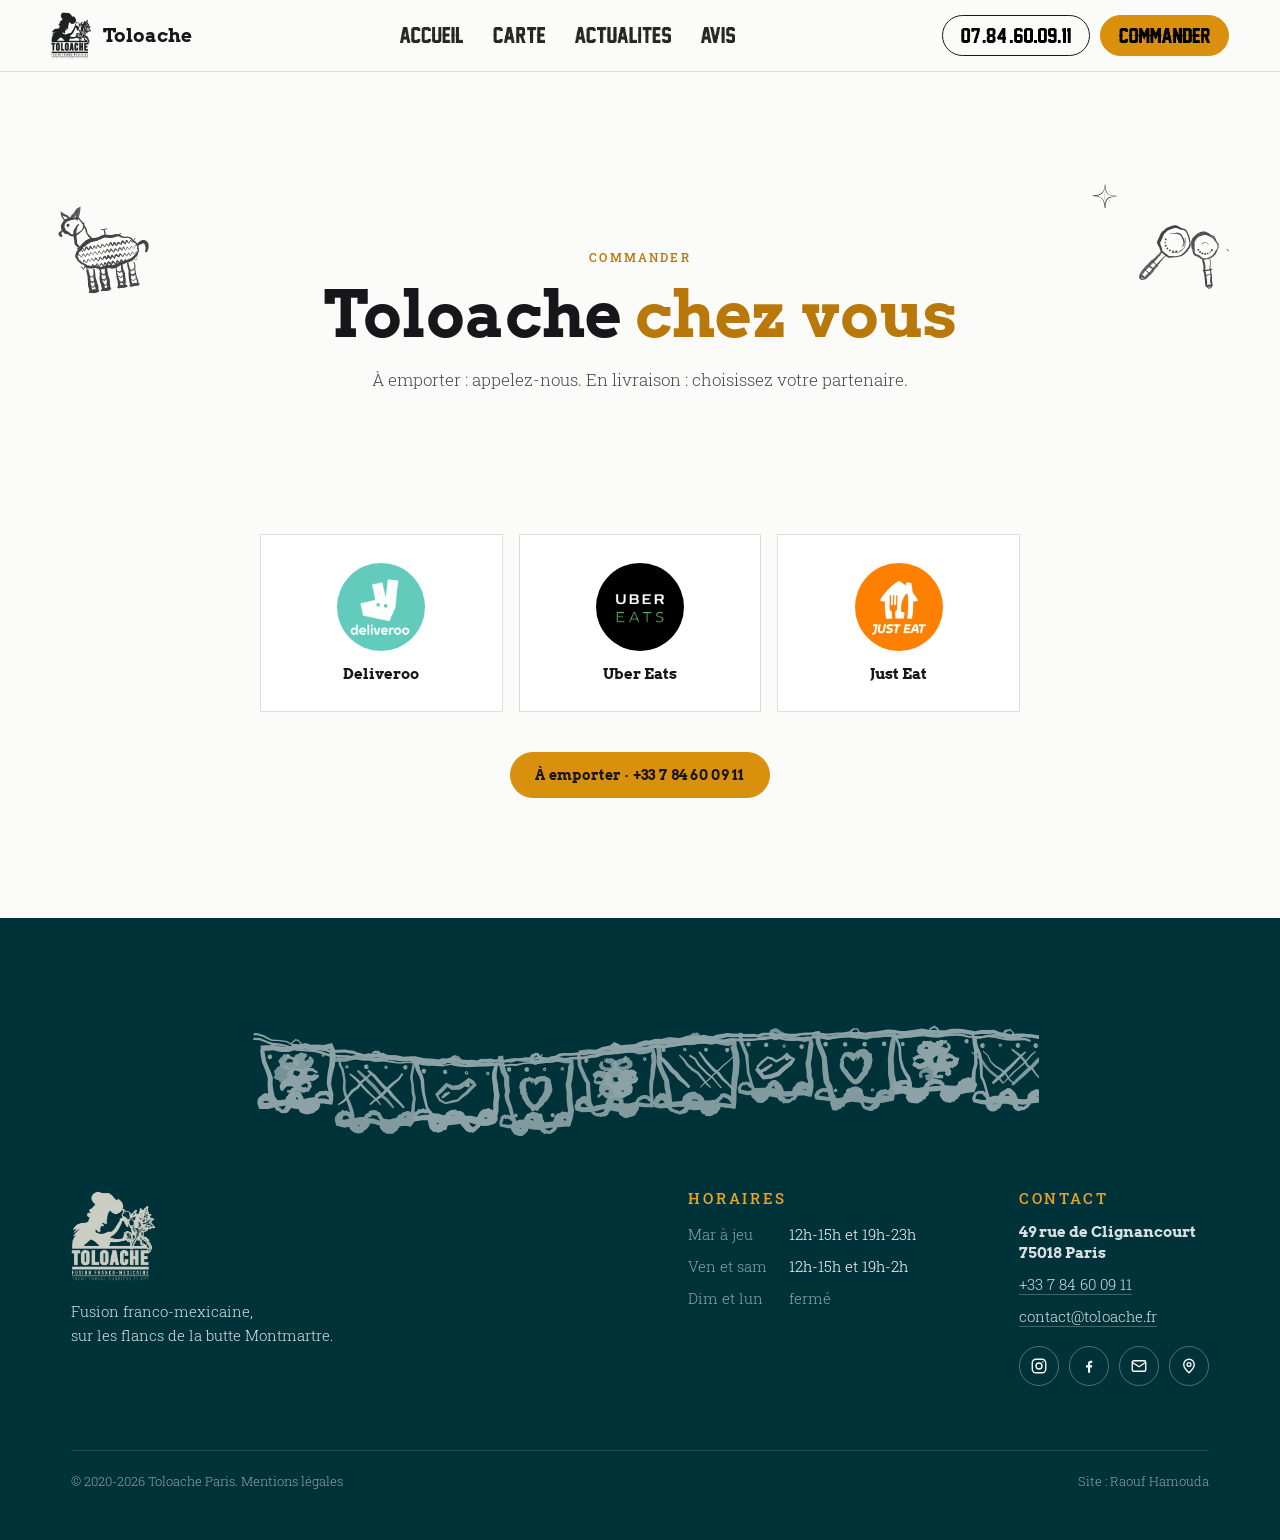
<file: commander.html>
<!DOCTYPE html>
<html lang="fr">
<head>
<meta charset="utf-8"><meta name="viewport" content="width=device-width, initial-scale=1">
<title>Commander · Toloache</title>
<meta name="description" content="Toloache en livraison sur Deliveroo, Uber Eats et Just Eat, ou à emporter.">
<meta property="og:title" content="Commander · Toloache"><meta property="og:description" content="Toloache en livraison sur Deliveroo, Uber Eats et Just Eat, ou à emporter."><meta property="og:image" content="https://toloacheparis.com/img/plat5.webp">
<link rel="icon" href="img/favicon.png">
<link rel="preconnect" href="https://fonts.googleapis.com"><link rel="preconnect" href="https://fonts.gstatic.com" crossorigin>
<link href="https://fonts.googleapis.com/css2?family=Arvo:ital,wght@0,400;0,700;1,400&family=Roboto+Slab:wght@300;400;500&display=swap" rel="stylesheet">
<link rel="stylesheet" href="style.css?v=202611031807">
</head>
<body class="inner">
<svg xmlns="http://www.w3.org/2000/svg" style="display:none"><defs><g id="d-bunting" data-vb="0 0 300 60" fill="currentColor" stroke="none"><path d="M4.7 16.6 L6.2 16.6 L8.3 17.3 L9.8 18.1 L11.5 18.8 L13.3 18.8 L14.5 18.9 L15.8 19.1 L17.1 19.3 L18.8 20.3 L20.8 20.5 L22.9 21.3 L24.4 21.1 L25.9 21.1 L27.4 21.2 L28.6 21.5 L30.2 22.4 L31.8 22.7 L33.3 23.2 L35.1 23.2 L36.8 23.2 L39.0 23.1 L40.4 23.4 L42.0 23.6 L43.1 24.0 L44.6 24.6 L46.4 25.0 L48.0 24.7 L49.1 25.0 L51.4 24.9 L52.9 24.8 L54.4 25.6 L56.5 26.1 L58.2 26.1 L59.2 26.3 L60.9 26.5 L62.6 26.4 L63.9 26.3 L65.3 26.2 L66.7 26.5 L68.7 27.0 L70.8 27.0 L72.2 27.1 L74.3 27.3 L75.7 26.8 L77.3 26.9 L78.7 26.6 L80.1 26.6 L81.4 27.1 L83.4 27.5 L85.2 27.6 L86.7 27.4 L89.0 27.5 L90.5 26.9 L92.2 26.9 L93.8 26.6 L95.4 26.9 L96.7 26.5 L98.2 26.9 L99.9 26.8 L101.6 26.9 L103.2 26.4 L105.3 26.1 L107.0 25.7 L108.5 25.9 L110.4 25.9 L112.2 25.7 L113.6 25.9 L115.5 26.1 L116.8 25.6 L118.4 25.5 L120.0 24.6 L121.5 24.4 L123.7 24.4 L125.5 24.3 L127.5 23.9 L129.0 24.3 L131.2 23.7 L132.9 23.6 L134.5 23.1 L135.9 22.6 L137.5 22.4 L139.4 22.1 L140.9 22.1 L142.5 22.4 L144.7 22.2 L146.3 22.1 L148.5 21.9 L150.4 21.1 L152.5 20.5 L153.9 20.5 L155.8 19.9 L156.8 19.9 L158.8 20.0 L160.6 20.3 L162.3 19.8 L164.6 19.6 L166.4 19.2 L168.3 18.6 L170.0 18.7 L172.4 18.6 L174.1 18.4 L175.3 18.7 L177.6 18.8 L179.1 18.1 L180.9 17.9 L183.0 17.3 L184.9 17.4 L187.0 17.4 L189.0 17.3 L190.9 17.4 L193.0 17.3 L194.6 17.4 L196.3 16.7 L197.8 16.6 L199.8 16.8 L202.2 17.0 L204.0 16.8 L206.1 17.1 L208.6 17.1 L210.4 16.7 L212.5 16.6 L214.4 16.5 L216.1 16.2 L218.0 16.5 L219.9 16.7 L222.2 16.6 L224.2 16.3 L226.5 16.3 L228.8 15.9 L230.7 16.3 L232.6 16.2 L234.7 16.7 L236.7 16.3 L238.6 16.4 L241.1 16.1 L243.0 15.8 L245.3 15.9 L247.9 16.3 L250.0 16.3 L251.9 16.1 L253.5 15.9 L255.9 15.3 L258.0 15.7 L260.3 15.9 L262.7 16.0 L265.1 16.0 L267.4 15.5 L268.9 15.5 L271.2 15.7 L273.2 16.1 L276.1 16.5 L278.3 16.2 L280.9 16.2 L283.1 16.0 L284.9 16.7 L287.1 17.0 L289.4 17.5 L291.9 17.1 L294.5 17.1 L296.7 17.7 L297.0 16.8 L294.6 16.0 L291.9 16.0 L289.4 16.3 L287.3 15.8 L285.2 15.4 L283.3 14.6 L280.8 14.7 L278.2 14.7 L276.1 15.1 L273.5 14.7 L271.4 14.3 L268.9 14.2 L267.2 14.2 L264.9 14.8 L262.7 14.8 L260.3 14.7 L258.1 14.5 L255.9 14.1 L253.3 14.6 L251.7 14.8 L249.9 15.0 L248.0 15.0 L245.4 14.6 L242.9 14.5 L240.9 14.9 L238.5 15.2 L236.6 15.3 L234.7 15.7 L232.7 15.3 L230.8 15.5 L228.8 15.1 L226.4 15.6 L224.2 15.6 L222.1 15.9 L219.9 16.0 L218.1 15.7 L216.1 15.3 L214.3 15.6 L212.5 15.6 L210.3 15.8 L208.5 16.1 L206.1 16.1 L204.0 15.8 L202.2 16.0 L199.9 15.8 L197.9 15.7 L196.1 15.7 L194.4 16.4 L193.0 16.3 L190.9 16.4 L189.0 16.2 L187.0 16.1 L185.0 16.0 L182.9 15.8 L180.6 16.2 L178.7 16.5 L177.4 17.0 L175.6 16.8 L174.1 16.5 L172.3 16.7 L170.0 16.8 L168.0 16.7 L165.9 17.4 L164.3 17.8 L162.0 18.0 L160.5 18.5 L159.0 18.2 L156.9 18.0 L155.4 18.1 L153.6 18.6 L152.1 18.5 L149.8 19.2 L148.1 19.9 L146.1 20.1 L144.5 20.2 L142.5 20.5 L141.1 20.3 L139.2 20.4 L137.2 20.8 L135.5 21.2 L134.0 21.9 L132.7 22.4 L131.0 22.5 L128.9 23.2 L127.5 22.9 L125.4 23.2 L123.7 23.3 L121.4 23.3 L119.6 23.5 L118.1 24.4 L116.6 24.5 L115.4 25.0 L113.7 24.8 L112.2 24.6 L110.3 25.0 L108.5 25.0 L106.9 24.9 L105.1 25.3 L103.1 25.6 L101.5 26.1 L99.9 25.9 L98.3 26.0 L96.7 25.6 L95.4 25.8 L93.8 25.4 L92.1 25.6 L90.2 25.5 L88.8 26.1 L86.7 25.9 L85.2 26.0 L83.6 25.9 L81.8 25.5 L80.3 25.1 L78.6 25.1 L77.2 25.4 L75.5 25.3 L74.2 25.8 L72.4 25.5 L70.9 25.4 L68.9 25.3 L67.1 24.9 L65.5 24.5 L63.9 24.5 L62.5 24.6 L61.0 24.7 L59.4 24.4 L58.3 24.3 L56.7 24.3 L55.0 24.0 L53.2 23.3 L51.3 23.4 L49.2 23.6 L47.9 23.4 L46.4 23.8 L44.9 23.4 L43.5 23.0 L42.3 22.5 L40.5 22.3 L39.0 22.0 L36.7 22.1 L35.1 22.2 L33.4 22.2 L32.0 21.7 L30.5 21.5 L28.9 20.7 L27.5 20.4 L25.9 20.4 L24.4 20.5 L22.9 20.8 L20.9 20.0 L19.0 19.8 L17.3 18.8 L15.9 18.6 L14.6 18.4 L13.3 18.3 L11.6 18.2 L10.1 17.5 L8.6 16.6 L6.3 15.9 L4.7 15.8Z"/><path d="M4.5 18.4 L6.9 18.5 L9.0 19.3 L11.5 20.3 L13.6 20.5 L15.1 20.7 L17.5 21.2 L20.8 22.5 L24.5 22.8 L27.3 22.9 L30.0 23.6 L33.3 24.7 L37.1 25.0 L40.2 25.1 L43.1 25.8 L46.2 26.2 L49.5 26.0 L53.0 26.4 L56.5 27.0 L59.6 27.4 L62.4 27.1 L65.4 27.3 L68.6 28.0 L72.2 28.1 L75.5 28.4 L78.9 27.8 L81.9 28.4 L85.1 28.7 L88.5 28.5 L92.1 28.4 L95.4 28.2 L97.2 28.1 L99.3 28.3 L101.5 28.1 L103.6 28.2 L106.2 27.5 L108.7 27.4 L111.2 27.3 L113.2 27.0 L115.2 27.1 L117.6 26.9 L119.7 26.2 L121.6 26.2 L124.1 25.8 L126.4 25.8 L129.3 25.7 L131.7 25.2 L133.7 25.0 L136.1 24.2 L137.9 24.1 L140.2 23.8 L142.8 23.6 L145.3 23.2 L147.9 23.1 L150.2 22.4 L152.8 22.1 L155.0 21.4 L157.3 21.4 L159.4 21.5 L161.7 21.2 L164.2 20.8 L167.1 20.3 L169.5 20.0 L172.2 19.8 L174.5 19.8 L176.9 20.2 L179.1 19.6 L181.7 19.4 L184.0 18.9 L187.0 18.9 L189.5 18.9 L192.1 18.8 L194.5 18.5 L196.9 18.4 L199.7 18.0 L202.0 18.1 L205.0 18.7 L207.9 18.8 L210.6 18.4 L212.9 17.9 L215.5 17.9 L217.9 17.9 L220.7 18.4 L223.4 17.9 L226.6 17.6 L229.4 17.5 L232.0 17.6 L234.4 17.8 L237.4 17.5 L239.9 17.5 L243.3 17.1 L246.0 17.2 L249.1 17.4 L251.8 17.6 L254.1 17.2 L257.4 17.0 L260.4 17.4 L262.9 17.5 L265.0 17.1 L267.0 16.9 L269.0 16.8 L271.4 17.0 L273.5 17.6 L275.8 17.7 L278.4 17.7 L280.9 17.4 L283.1 17.6 L284.9 18.0 L287.5 18.5 L289.5 18.7 L292.0 18.6 L294.8 18.5 L296.7 19.2 L297.0 18.4 L294.9 17.6 L292.0 17.8 L289.6 17.9 L287.6 17.8 L285.1 17.3 L283.2 16.8 L280.9 16.7 L278.4 16.9 L275.8 16.9 L273.6 16.8 L271.6 16.2 L269.1 16.0 L266.9 16.1 L264.9 16.3 L262.8 16.7 L260.5 16.6 L257.5 16.3 L254.1 16.5 L251.8 17.0 L249.1 16.9 L246.0 16.7 L243.2 16.6 L239.8 17.0 L237.3 17.1 L234.4 17.3 L232.0 17.1 L229.4 17.0 L226.6 17.0 L223.3 17.2 L220.7 17.7 L217.9 17.2 L215.5 17.1 L212.8 17.1 L210.5 17.7 L207.9 18.0 L205.1 17.9 L202.1 17.4 L199.6 17.3 L196.8 17.6 L194.5 17.7 L192.1 17.9 L189.5 17.9 L187.0 17.9 L184.0 17.7 L181.5 18.2 L178.9 18.4 L176.9 18.8 L174.6 18.4 L172.2 18.4 L169.4 18.5 L166.8 18.9 L164.0 19.5 L161.5 19.9 L159.3 20.2 L157.3 20.1 L154.8 20.2 L152.5 20.9 L149.9 21.2 L147.7 21.8 L145.2 22.0 L142.7 22.3 L140.1 22.5 L137.8 22.8 L135.8 22.9 L133.4 23.8 L131.5 23.9 L129.2 24.5 L126.4 24.7 L124.0 24.8 L121.5 25.3 L119.5 25.4 L117.5 26.2 L115.2 26.4 L113.1 26.4 L111.1 26.7 L108.6 26.8 L106.1 26.9 L103.5 27.5 L101.5 27.4 L99.3 27.6 L97.2 27.4 L95.4 27.5 L92.0 27.7 L88.5 27.9 L85.1 28.1 L81.9 27.8 L78.9 27.3 L75.5 27.8 L72.3 27.6 L68.7 27.5 L65.5 26.8 L62.4 26.6 L59.6 26.8 L56.6 26.3 L53.1 25.7 L49.5 25.2 L46.2 25.4 L43.2 25.0 L40.3 24.2 L37.1 24.1 L33.5 23.8 L30.3 22.7 L27.4 22.0 L24.5 21.9 L21.0 21.7 L17.7 20.5 L15.3 19.9 L13.7 19.7 L11.7 19.5 L9.3 18.6 L7.0 17.7 L4.6 17.6Z"/><path d="M7.4 22.6 L10.0 22.5 L12.0 22.3 L14.9 22.9 L17.9 22.9 L20.6 22.1 L22.6 21.9 L24.0 21.7 L26.1 22.3 L28.8 22.3 L31.2 22.5 L33.5 21.7 L33.2 22.7 L33.3 25.2 L33.1 27.8 L32.6 30.3 L32.3 32.4 L32.2 34.9 L32.6 37.0 L33.3 39.1 L33.6 41.4 L31.0 40.6 L27.9 40.9 L28.5 41.3 L28.9 40.3 L28.9 40.1 L29.0 39.7 L29.3 39.9 L30.1 39.2 L30.4 39.3 L30.8 39.3 L31.6 39.2 L31.8 39.1 L31.8 39.1 L32.6 39.9 L32.8 39.9 L33.0 40.6 L33.0 41.1 L33.9 41.1 L31.1 40.4 L27.9 40.4 L25.1 40.7 L22.2 41.7 L21.5 43.0 L21.4 43.9 L21.7 44.7 L22.1 45.6 L23.0 46.0 L23.7 46.3 L25.1 46.5 L25.9 46.2 L26.1 46.2 L27.4 45.9 L27.9 45.2 L28.1 45.2 L29.2 44.4 L29.7 43.0 L29.7 41.9 L28.0 39.9 L25.1 40.2 L22.3 41.0 L20.9 40.7 L19.3 40.4 L20.0 41.1 L19.7 42.0 L20.5 41.1 L20.6 40.2 L20.5 40.2 L20.2 40.2 L20.3 40.2 L21.1 40.0 L20.9 40.0 L21.1 39.8 L21.0 40.0 L21.5 40.7 L21.5 40.9 L21.6 41.5 L21.7 41.8 L22.2 41.5 L20.6 41.6 L18.4 40.9 L15.8 41.1 L12.6 41.6 L12.5 43.3 L12.5 43.3 L12.7 44.2 L13.5 45.1 L14.3 45.0 L14.2 45.2 L14.5 45.6 L15.3 46.0 L15.9 45.9 L16.7 46.0 L17.6 45.6 L17.8 45.3 L18.3 44.6 L19.2 43.6 L19.0 42.8 L18.7 40.6 L15.5 40.9 L12.7 41.2 L9.7 42.0 L7.3 42.1 L8.4 42.7 L8.4 41.7 L8.4 41.5 L8.4 41.5 L9.1 41.4 L9.3 40.8 L9.4 41.0 L9.0 40.8 L9.3 41.4 L10.2 41.5 L10.9 42.0 L10.7 41.6 L11.1 42.2 L11.0 41.9 L11.6 42.9 L14.1 41.6 L12.8 40.3 L12.2 37.9 L11.8 35.1 L11.9 32.6 L11.3 30.8 L10.5 29.1 L9.4 26.3 L8.9 23.7 L8.6 21.6 L7.1 21.9 L7.3 23.9 L7.8 26.8 L9.0 29.7 L9.6 31.4 L10.0 32.8 L9.9 35.1 L10.1 38.3 L10.8 41.3 L12.1 42.8 L13.4 41.2 L13.5 40.8 L13.3 40.5 L12.4 39.4 L11.8 39.3 L11.1 38.9 L10.5 38.9 L10.6 38.7 L9.1 38.4 L7.7 39.0 L7.6 39.6 L7.2 39.5 L6.3 40.5 L6.1 41.6 L6.1 42.4 L6.8 44.4 L10.1 44.4 L13.2 43.6 L15.7 43.3 L18.1 42.9 L16.7 42.5 L17.0 43.1 L16.7 43.3 L16.1 44.4 L16.3 44.4 L16.4 44.5 L15.7 44.5 L15.5 44.7 L15.3 44.6 L15.2 44.6 L14.7 43.8 L14.0 43.8 L14.1 43.7 L14.1 43.2 L14.1 42.6 L13.2 43.4 L16.0 43.0 L18.1 42.9 L20.4 43.6 L22.8 43.4 L23.8 41.9 L23.6 41.1 L23.5 40.6 L23.3 39.8 L22.8 39.2 L22.7 38.4 L21.6 37.8 L20.9 37.6 L20.3 37.7 L19.8 37.4 L18.5 37.9 L17.6 39.0 L17.6 39.3 L17.0 39.7 L16.4 41.4 L17.6 43.7 L20.2 44.3 L22.7 44.6 L25.8 43.6 L27.8 43.3 L26.4 42.3 L26.5 42.7 L26.7 42.4 L26.5 42.4 L25.8 42.8 L25.6 43.2 L25.9 42.9 L25.1 43.0 L24.9 43.2 L24.5 43.1 L24.2 42.9 L24.0 43.0 L24.5 43.5 L24.1 43.0 L24.1 43.2 L23.3 43.8 L25.7 42.9 L28.1 42.4 L30.9 42.3 L34.2 42.8 L34.6 40.8 L34.6 40.2 L34.1 39.1 L33.7 38.7 L32.8 37.8 L31.9 37.4 L31.2 37.6 L30.7 37.6 L30.3 37.6 L29.3 37.8 L28.5 38.6 L27.9 38.7 L27.6 39.8 L27.6 40.0 L27.4 41.0 L27.9 42.1 L30.9 41.8 L34.4 42.4 L34.7 38.9 L34.1 36.6 L33.8 34.8 L34.1 32.6 L34.5 30.7 L35.2 28.2 L35.5 25.3 L35.4 22.4 L34.2 19.6 L31.0 20.3 L28.9 20.1 L26.3 20.2 L24.2 19.6 L22.4 19.9 L20.2 20.1 L17.6 21.0 L15.1 20.9 L12.2 20.3 L9.9 20.4 L7.3 20.5Z"/><path d="M27.5 31.3 L27.6 31.3 L27.5 31.1 L26.8 31.7 L27.1 31.6 L26.5 31.8 L26.0 31.6 L25.2 31.8 L25.6 31.7 L24.7 31.4 L24.6 31.5 L25.0 31.7 L25.0 31.5 L24.7 31.0 L24.7 31.3 L24.8 31.4 L25.0 30.6 L24.8 30.6 L24.5 30.7 L24.7 30.7 L25.2 30.2 L25.4 30.2 L26.1 30.2 L26.6 30.1 L27.0 30.3 L27.2 30.6 L28.0 30.7 L28.0 31.0 L28.8 30.8 L28.6 30.0 L28.2 30.1 L28.4 29.9 L27.5 29.7 L27.7 29.5 L26.8 29.0 L26.1 29.0 L25.6 28.8 L24.8 28.7 L24.1 29.0 L23.9 28.7 L22.9 29.4 L22.6 29.9 L22.6 30.0 L22.1 30.5 L22.2 31.7 L22.4 32.4 L22.5 32.7 L23.4 33.8 L24.4 33.9 L24.8 34.0 L25.6 34.1 L26.2 33.8 L26.7 33.9 L27.9 33.5 L28.3 33.1 L28.6 32.8 L29.1 32.4 L29.3 31.6Z"/><path d="M24.4 36.0 L23.5 36.3 L23.5 36.3 L23.2 36.2 L22.8 35.9 L22.0 35.9 L22.8 36.3 L22.6 35.7 L22.2 35.4 L22.3 35.5 L22.1 34.9 L22.0 36.4 L22.5 35.8 L21.9 36.0 L22.6 35.7 L22.7 35.4 L23.5 35.2 L23.4 34.8 L23.9 34.9 L24.3 34.7 L24.7 34.8 L24.6 34.7 L25.2 35.3 L25.3 35.0 L25.1 35.0 L25.0 35.3 L25.3 36.2 L25.4 35.4 L24.9 36.2 L24.7 36.6 L24.3 37.5 L25.3 38.0 L25.8 37.1 L25.9 36.9 L26.3 36.4 L26.6 35.8 L26.3 35.1 L26.4 35.3 L26.3 34.2 L25.7 34.2 L25.6 33.8 L25.1 33.6 L24.1 33.3 L23.9 33.5 L23.1 33.3 L22.6 33.7 L22.1 33.6 L21.7 33.8 L20.9 34.0 L20.4 34.5 L19.8 35.2 L20.1 36.6 L20.0 36.7 L20.7 37.5 L20.7 37.2 L20.8 37.5 L22.0 38.1 L22.5 37.9 L22.3 38.0 L23.4 38.3 L24.1 38.1 L25.0 37.7Z"/><path d="M16.8 36.2 L16.7 36.1 L16.5 35.9 L16.7 36.4 L16.8 36.1 L17.0 35.6 L16.7 35.9 L16.6 36.3 L17.5 35.7 L17.6 35.5 L17.3 35.7 L18.0 35.8 L18.3 35.8 L19.1 35.8 L18.4 35.6 L18.8 35.8 L19.3 36.0 L19.2 36.0 L19.5 36.0 L19.4 35.9 L19.6 36.1 L19.6 36.1 L19.6 36.5 L19.6 36.4 L18.7 36.8 L18.7 37.3 L18.4 37.1 L18.0 37.3 L17.3 37.2 L17.2 38.1 L18.0 38.3 L18.4 38.1 L19.2 38.3 L19.5 37.7 L19.9 37.7 L20.6 37.6 L21.0 37.1 L21.4 36.8 L21.5 36.3 L21.8 35.5 L21.5 34.9 L21.4 34.1 L20.3 33.3 L20.0 33.1 L19.2 32.8 L18.2 32.8 L18.0 32.9 L17.3 32.9 L16.2 33.2 L15.6 33.9 L15.7 34.0 L15.0 34.2 L14.7 35.2 L14.6 35.3 L14.5 35.9 L14.6 36.9 L15.2 37.6 L15.5 37.7Z"/><path d="M12.8 32.2 L13.8 31.9 L14.1 31.6 L14.5 31.7 L15.2 31.2 L15.1 31.2 L15.1 31.4 L15.7 31.4 L16.3 31.4 L16.0 31.2 L15.8 31.4 L15.8 31.2 L15.7 31.5 L16.3 32.0 L15.9 29.9 L15.6 31.2 L15.6 31.2 L15.9 30.9 L16.5 30.6 L16.1 30.6 L15.4 31.0 L14.8 31.3 L15.2 31.6 L15.0 31.3 L13.4 31.4 L13.9 31.7 L13.5 31.6 L13.3 31.7 L13.3 31.8 L12.1 32.2 L12.4 32.8 L12.9 33.1 L13.4 33.5 L13.8 33.5 L14.1 33.6 L14.5 34.3 L15.9 34.1 L16.5 34.1 L16.6 34.0 L16.8 34.2 L18.4 33.5 L19.1 32.3 L19.2 31.4 L18.9 31.9 L19.1 29.8 L18.5 29.5 L18.4 29.1 L17.8 28.8 L16.9 28.0 L15.3 28.3 L15.8 28.2 L15.3 28.3 L14.1 28.3 L13.0 29.2 L13.3 29.3 L12.6 29.6 L12.4 30.2 L12.4 30.2Z" opacity="0.85"/><path d="M15.9 25.9 L17.5 25.6 L18.0 25.5 L18.4 25.6 L18.9 25.9 L19.3 25.8 L19.9 26.3 L20.5 26.4 L20.0 26.3 L20.5 26.9 L20.2 26.3 L20.0 26.9 L20.3 26.4 L19.6 26.6 L19.3 26.8 L18.9 27.0 L19.2 27.0 L18.4 26.7 L17.3 27.1 L18.0 27.3 L17.5 26.8 L16.8 27.0 L16.7 26.7 L16.4 26.8 L16.8 27.2 L16.5 26.1 L16.3 26.6 L16.2 26.9 L16.4 27.0 L17.1 26.2 L18.0 24.9 L16.2 23.6 L15.2 24.8 L15.2 25.0 L14.9 24.9 L13.9 26.4 L14.5 27.3 L14.4 27.2 L14.7 28.5 L15.6 28.9 L16.3 29.4 L16.7 29.2 L16.9 29.7 L18.4 29.6 L18.4 29.4 L19.3 29.7 L20.4 29.1 L21.0 28.6 L20.9 28.4 L21.3 28.2 L21.7 27.5 L21.8 26.8 L21.7 26.0 L21.0 25.5 L20.6 25.3 L20.4 25.3 L19.8 24.9 L19.3 24.8 L18.8 24.5 L18.0 24.3 L17.3 24.5 L15.7 24.8Z" opacity="0.92"/><path d="M25.3 24.8 L25.4 25.5 L25.6 25.6 L25.3 25.9 L25.5 26.5 L25.4 26.0 L25.4 25.7 L24.5 26.0 L24.6 26.2 L24.2 26.1 L24.0 26.3 L23.8 26.2 L24.1 26.3 L23.6 26.0 L22.8 25.8 L22.9 25.9 L22.1 25.3 L21.9 25.5 L22.6 25.8 L22.6 26.1 L22.6 26.4 L22.5 26.9 L22.6 26.5 L22.7 26.6 L23.7 25.9 L22.9 26.0 L23.1 26.0 L23.8 25.9 L24.0 25.8 L24.3 23.6 L23.9 23.5 L23.4 23.3 L22.2 23.1 L21.3 23.9 L21.4 23.6 L20.4 24.1 L20.0 24.7 L19.4 25.3 L19.4 27.0 L19.8 27.5 L20.6 28.5 L21.4 28.5 L20.8 28.4 L21.8 28.9 L22.3 29.1 L22.9 29.4 L23.9 29.5 L25.2 29.4 L25.8 28.8 L26.5 28.4 L26.6 27.9 L26.7 27.8 L27.3 26.9 L27.2 25.7 L26.9 25.7 L26.9 25.3 L26.4 24.9 L26.3 24.5Z" opacity="0.92"/><path d="M21.9 30.9 L21.9 31.5 L22.1 31.5 L21.8 31.5 L21.7 31.5 L21.2 32.0 L21.4 32.2 L20.8 31.9 L20.4 32.2 L20.6 31.9 L20.7 32.1 L20.3 31.7 L19.3 31.2 L19.6 31.7 L19.9 32.0 L19.7 31.4 L19.4 31.2 L19.4 31.3 L19.1 31.5 L19.7 31.0 L19.7 30.5 L20.0 30.0 L20.1 29.8 L20.1 29.9 L20.6 30.0 L21.5 30.1 L21.1 29.6 L21.3 30.3 L22.1 30.2 L21.8 30.2 L22.2 30.7 L22.2 30.7 L22.4 31.2 L23.4 31.0 L23.4 30.4 L23.3 30.0 L22.9 29.5 L22.4 28.9 L22.0 29.1 L21.8 28.5 L21.0 28.8 L20.9 28.7 L20.3 28.6 L19.7 28.5 L19.0 29.0 L18.3 29.7 L18.3 30.0 L17.8 30.1 L17.4 30.7 L17.2 31.6 L17.4 32.3 L17.3 32.5 L17.7 33.7 L18.8 34.0 L18.7 34.0 L19.4 34.6 L19.9 34.6 L20.7 34.8 L21.3 34.4 L22.5 34.3 L23.2 33.1 L23.1 33.2 L23.2 33.2 L24.1 32.1 L23.8 30.9 L23.9 30.9Z"/><path d="M22.0 20.2 L22.2 20.5 L21.7 21.0 L21.4 21.4 L21.0 21.7 L20.8 21.7 L20.7 21.4 L20.1 21.1 L19.6 20.7 L19.6 20.9 L19.7 20.4 L19.3 19.6 L19.8 19.2 L20.1 19.0 L20.5 18.6 L20.9 18.8 L21.0 18.6 L21.7 19.1 L21.8 19.4 L22.3 19.7 L22.2 20.1 L22.7 20.1 L22.7 19.5 L22.1 19.0 L22.0 18.8 L21.2 18.1 L20.9 18.3 L20.4 18.1 L19.8 18.6 L19.5 18.8 L18.8 19.5 L19.1 20.4 L18.9 20.9 L19.1 21.3 L19.7 21.7 L20.1 22.0 L20.4 22.4 L21.3 22.4 L21.9 22.0 L22.3 21.4 L22.8 20.7 L22.6 20.0Z"/><path d="M35.3 26.7 L36.2 26.6 L39.3 26.6 L42.0 26.0 L44.1 25.4 L46.5 25.9 L48.2 26.2 L50.2 26.7 L52.8 26.6 L55.5 25.9 L57.7 25.6 L60.4 26.1 L62.7 26.4 L64.8 26.4 L64.3 28.1 L63.9 30.3 L63.5 32.5 L64.0 35.3 L64.1 38.3 L64.6 40.4 L64.2 42.4 L64.0 44.6 L63.5 46.9 L63.4 49.2 L61.2 48.1 L59.0 48.4 L59.7 48.9 L59.8 48.5 L60.0 48.3 L60.2 47.9 L60.8 47.9 L61.1 47.5 L61.8 47.1 L62.2 47.2 L62.4 47.1 L62.2 47.2 L61.9 47.1 L62.1 47.5 L62.2 48.0 L62.1 48.3 L62.4 49.0 L63.4 47.9 L61.9 47.5 L59.6 47.7 L57.4 47.9 L55.8 48.3 L53.1 48.0 L52.2 50.4 L52.1 51.4 L53.0 52.6 L53.7 53.2 L54.1 53.2 L54.7 53.8 L55.5 53.6 L55.9 53.8 L57.5 53.5 L57.8 52.8 L57.8 53.0 L58.7 52.5 L59.0 51.8 L59.6 51.2 L59.7 50.3 L58.9 48.3 L56.5 48.8 L54.6 49.1 L52.3 48.8 L49.7 48.0 L47.0 47.8 L47.6 48.2 L47.7 47.8 L48.0 47.5 L48.0 47.6 L49.1 47.1 L49.1 46.6 L49.6 46.6 L49.8 46.7 L50.4 46.7 L50.5 46.8 L51.1 46.9 L51.4 47.4 L51.7 48.0 L52.3 48.7 L52.6 49.1 L53.2 49.2 L50.6 48.5 L48.1 48.1 L46.1 47.9 L43.8 48.0 L41.7 48.5 L40.6 49.9 L40.8 50.4 L40.5 50.9 L41.1 52.2 L41.6 52.6 L42.4 53.2 L43.0 53.3 L43.9 53.6 L45.1 53.4 L46.1 52.9 L46.3 52.4 L47.1 52.1 L47.6 51.3 L48.2 50.8 L48.5 49.4 L47.3 47.4 L44.7 47.4 L42.4 47.9 L40.8 48.0 L38.9 48.4 L37.2 48.1 L38.0 48.7 L37.9 48.5 L38.3 47.7 L38.2 47.4 L38.5 47.2 L38.6 46.7 L39.0 47.1 L39.3 46.7 L39.7 47.0 L40.1 46.9 L40.3 47.5 L40.9 48.2 L41.0 48.1 L41.1 48.9 L41.3 49.1 L42.4 49.4 L42.7 47.4 L42.1 44.6 L41.2 42.0 L40.4 40.2 L39.6 38.5 L39.2 36.7 L39.3 33.8 L38.9 31.2 L38.5 29.2 L37.7 27.8 L37.2 25.2 L37.1 24.3 L36.2 24.5 L36.4 25.4 L36.8 28.1 L37.6 29.5 L38.0 31.3 L38.4 33.8 L38.2 36.8 L38.6 38.8 L39.3 40.6 L40.0 42.4 L40.7 44.9 L41.3 47.4 L40.9 49.5 L42.9 49.5 L42.6 48.6 L42.5 47.6 L42.0 47.0 L41.6 46.6 L41.2 45.7 L40.5 45.5 L39.5 44.9 L39.1 45.2 L38.2 44.7 L37.2 45.5 L36.4 45.8 L36.0 46.5 L35.3 47.4 L35.2 48.4 L35.7 50.6 L38.8 51.4 L41.2 51.0 L42.9 50.8 L45.0 50.3 L46.8 50.3 L45.7 49.2 L45.7 49.8 L45.7 49.5 L45.4 50.1 L44.7 50.3 L44.3 51.0 L44.4 50.8 L44.2 50.9 L43.8 50.6 L43.6 50.6 L43.3 50.4 L43.3 50.5 L43.1 50.4 L43.3 50.4 L42.9 50.1 L42.5 50.5 L44.2 50.0 L46.1 49.6 L47.9 49.7 L50.3 50.0 L53.3 50.7 L54.0 48.8 L53.5 47.9 L52.9 47.1 L52.7 46.6 L52.2 45.7 L51.3 45.3 L50.8 44.9 L49.9 44.9 L49.4 44.8 L48.0 45.2 L47.9 45.8 L47.3 46.0 L46.9 46.3 L46.3 47.0 L46.1 47.9 L46.5 49.4 L49.4 49.7 L51.8 50.6 L54.5 51.1 L56.7 50.9 L59.3 50.7 L57.6 48.8 L57.2 49.9 L56.9 49.7 L56.6 50.3 L56.6 50.1 L55.4 50.7 L55.6 51.0 L56.1 50.7 L55.3 50.6 L55.2 50.9 L55.7 50.8 L55.1 50.7 L55.2 50.6 L55.0 50.6 L55.2 50.0 L53.6 51.1 L55.8 51.4 L57.9 51.1 L59.9 50.9 L61.7 50.7 L63.8 51.1 L65.4 48.8 L64.9 47.5 L64.9 47.3 L64.3 46.2 L63.8 45.7 L63.2 45.2 L62.1 45.1 L61.8 45.4 L61.2 45.5 L60.1 46.2 L60.0 46.5 L59.3 46.5 L58.7 47.3 L58.3 47.7 L58.0 48.8 L59.0 50.0 L61.0 49.7 L64.2 50.5 L64.9 47.1 L65.3 44.8 L65.4 42.5 L65.7 40.3 L65.2 38.2 L64.9 35.2 L64.5 32.5 L64.8 30.5 L65.3 28.3 L65.7 25.6 L62.8 25.2 L60.7 24.9 L57.8 24.1 L55.2 24.4 L52.6 25.0 L50.3 25.0 L48.6 24.6 L46.8 24.2 L44.1 23.8 L41.6 24.4 L39.1 25.0 L36.2 25.1 L35.3 25.1Z" opacity="0.92"/><path d="M48.8 30.7 L46.8 32.5 L44.8 33.9 L43.4 35.9 L41.4 37.2 L39.9 39.3 L38.2 41.2 L36.3 42.6 L36.6 43.0 L38.7 41.8 L40.6 39.9 L42.2 38.0 L44.2 36.6 L45.5 34.6 L47.3 33.1 L49.3 31.1Z"/><path d="M40.6 31.3 L42.1 32.7 L43.6 34.1 L45.3 36.1 L47.3 38.2 L48.8 39.5 L50.7 41.2 L52.3 43.0 L52.6 42.7 L51.2 40.8 L49.3 39.0 L47.9 37.5 L46.0 35.5 L44.3 33.5 L42.6 32.1 L41.0 30.9Z"/><path d="M43.5 30.2 L44.4 31.2 L46.1 32.9 L47.5 34.5 L49.4 36.3 L50.9 38.0 L52.7 40.1 L54.3 41.2 L56.1 43.2 L57.1 44.2 L57.6 43.8 L56.8 42.6 L55.1 40.4 L53.6 39.3 L51.9 37.2 L50.3 35.3 L48.4 33.6 L46.9 32.1 L45.1 30.5 L44.0 29.6Z" opacity="0.85"/><path d="M47.4 30.2 L48.3 31.0 L49.9 32.6 L51.6 34.7 L53.3 36.6 L55.2 38.2 L56.2 39.6 L58.3 41.6 L60.1 43.3 L61.0 44.2 L61.5 43.7 L60.7 42.7 L59.0 40.8 L57.2 38.8 L56.1 37.3 L54.2 35.7 L52.5 33.9 L50.7 31.8 L48.9 30.3 L47.9 29.6Z"/><path d="M60.4 30.8 L59.0 32.8 L56.9 34.3 L55.3 35.7 L53.5 37.7 L51.7 39.4 L49.9 40.9 L48.2 42.5 L48.6 43.0 L50.4 41.5 L52.4 40.2 L54.3 38.5 L56.1 36.5 L57.6 35.1 L59.6 33.4 L61.0 31.2Z"/><path d="M53.5 23.1 L52.0 24.4 L51.8 24.6 L51.7 25.1 L51.7 25.3 L51.2 25.5 L50.9 25.5 L50.5 25.8 L50.2 25.6 L49.9 25.1 L49.8 24.7 L49.6 24.1 L49.6 24.0 L49.8 23.3 L50.0 23.4 L50.7 23.2 L51.0 23.4 L51.2 23.2 L51.5 23.5 L52.0 23.8 L51.9 24.0 L52.1 24.5 L52.9 26.3 L53.5 26.0 L52.7 24.2 L52.7 23.9 L52.6 23.3 L52.0 22.8 L51.4 22.4 L50.9 22.6 L50.6 22.4 L49.8 22.7 L49.3 23.0 L49.0 23.9 L49.0 24.3 L49.2 24.8 L49.4 25.4 L49.7 26.1 L50.5 26.5 L51.2 26.2 L51.4 26.2 L52.2 25.9 L52.5 25.2 L52.5 24.9 L52.5 24.9 L54.0 23.6Z"/><path d="M63.7 26.6 L65.5 27.0 L67.8 27.4 L70.4 28.1 L73.3 27.8 L75.7 27.8 L77.6 27.1 L79.3 27.2 L81.1 28.0 L83.9 28.6 L86.4 28.4 L89.4 28.0 L91.9 28.1 L93.9 28.0 L95.2 28.0 L94.4 30.7 L94.3 32.9 L94.6 35.0 L94.8 37.0 L95.1 39.4 L94.8 41.8 L94.8 44.7 L94.4 46.5 L94.3 48.0 L92.5 48.2 L90.3 47.8 L90.9 48.3 L91.1 48.1 L91.5 47.7 L91.8 47.4 L92.0 47.3 L91.7 47.5 L92.6 47.7 L92.8 47.4 L92.4 47.6 L92.8 47.7 L92.5 47.5 L92.9 48.2 L93.6 48.9 L93.5 48.3 L93.4 48.5 L94.5 47.2 L92.4 48.0 L90.8 48.0 L88.9 47.5 L86.5 46.9 L82.9 46.8 L82.2 49.5 L82.5 50.0 L83.0 50.8 L83.6 51.4 L83.9 51.8 L84.6 52.7 L85.9 53.2 L86.3 53.1 L87.4 53.3 L88.1 52.7 L88.4 52.5 L88.9 51.9 L89.8 51.2 L89.9 50.4 L90.2 49.8 L90.1 48.3 L87.5 47.7 L84.5 47.3 L81.7 47.4 L79.2 47.5 L77.1 47.8 L77.9 48.2 L77.8 48.0 L78.5 47.7 L78.6 47.2 L79.2 46.8 L79.2 46.7 L79.2 46.7 L79.8 46.8 L80.1 46.6 L80.4 47.1 L81.2 47.3 L81.7 47.5 L81.4 47.3 L81.5 48.0 L81.6 48.3 L82.8 46.6 L80.2 46.8 L78.2 47.0 L76.3 46.8 L74.1 46.1 L71.1 45.9 L70.2 48.6 L70.2 49.0 L70.4 49.6 L70.5 50.4 L71.0 51.8 L72.3 53.0 L73.2 52.9 L73.5 53.2 L74.6 53.2 L75.8 52.8 L75.8 52.5 L77.2 52.2 L77.6 50.6 L77.2 51.3 L78.3 50.0 L77.5 47.3 L74.8 47.0 L73.1 46.8 L70.7 46.5 L67.8 46.7 L65.0 47.3 L66.0 48.1 L66.3 47.1 L66.3 46.6 L66.2 46.6 L67.2 46.2 L67.2 45.8 L67.6 46.1 L68.5 45.6 L68.5 46.1 L69.7 46.0 L70.1 45.8 L70.6 46.2 L70.8 46.3 L71.1 46.5 L71.1 47.0 L72.3 47.2 L71.5 45.3 L70.3 43.6 L69.7 41.1 L69.1 38.2 L68.9 35.6 L68.8 33.6 L68.3 31.7 L67.2 29.2 L66.6 26.5 L66.2 24.8 L64.5 25.2 L65.0 27.0 L65.7 29.7 L67.0 32.3 L67.5 33.8 L67.6 35.7 L68.0 38.4 L68.7 41.3 L69.4 44.0 L70.6 45.7 L71.3 47.6 L72.2 46.8 L72.2 46.2 L71.8 45.5 L71.5 45.1 L70.4 44.4 L69.4 44.5 L69.1 44.6 L68.6 44.1 L67.4 44.6 L66.5 44.4 L66.2 45.1 L65.4 45.4 L64.8 46.3 L64.8 46.8 L64.5 47.5 L65.2 49.1 L68.0 48.6 L70.6 48.6 L72.7 49.1 L74.5 49.5 L76.1 49.7 L75.5 49.2 L75.4 48.8 L74.6 49.8 L74.9 50.0 L74.6 49.6 L74.0 50.2 L74.1 50.1 L74.2 50.2 L73.5 49.9 L73.2 50.1 L73.7 50.4 L73.5 49.9 L73.6 49.2 L73.4 48.5 L73.5 48.0 L72.1 49.3 L73.4 49.5 L75.6 50.2 L78.2 50.5 L80.6 50.2 L83.7 49.8 L84.5 47.1 L84.2 46.7 L83.6 45.7 L82.5 45.1 L81.5 45.0 L81.5 45.2 L80.6 44.6 L79.7 44.8 L79.2 44.7 L78.3 45.0 L78.0 45.2 L77.0 45.9 L77.1 46.3 L76.2 46.7 L75.9 48.1 L76.8 49.8 L79.4 49.4 L81.8 49.2 L84.4 49.0 L87.2 49.3 L89.5 49.7 L88.9 49.2 L88.6 49.9 L88.6 50.3 L87.9 50.7 L87.4 51.2 L87.1 51.1 L87.2 51.3 L86.8 50.9 L86.5 50.8 L86.2 50.6 L86.2 50.4 L85.8 49.7 L85.3 49.1 L84.9 48.4 L84.7 48.3 L83.5 49.5 L86.1 49.6 L88.2 50.2 L90.5 50.8 L92.9 50.7 L95.4 49.9 L96.4 48.7 L96.5 47.6 L95.8 46.6 L95.6 46.2 L95.8 46.4 L95.2 45.2 L94.2 44.6 L92.9 44.0 L92.0 44.5 L91.9 44.3 L90.7 44.7 L89.7 45.5 L89.4 46.2 L89.0 46.8 L88.6 48.0 L89.5 49.8 L92.5 50.3 L95.6 49.6 L96.4 46.9 L96.8 44.9 L96.8 42.0 L97.2 39.4 L96.7 36.7 L96.5 34.7 L96.1 32.8 L96.1 30.9 L96.6 27.4 L94.0 26.6 L91.8 26.9 L89.4 26.9 L86.3 27.4 L84.0 27.6 L81.4 27.1 L79.6 26.3 L77.5 26.1 L75.5 26.8 L73.3 26.7 L70.5 26.9 L68.1 26.2 L65.8 25.7 L64.0 25.3Z"/><path d="M73.7 39.8 L75.8 38.0 L77.5 36.1 L79.2 37.2 L82.2 37.1 L84.6 35.6 L86.0 34.3 L86.4 34.9 L87.2 35.1 L85.9 36.2 L84.4 37.9 L82.7 39.3 L81.3 40.7 L79.4 41.1 L76.9 41.8 L75.1 40.8 L73.9 38.9 L73.2 39.3 L74.5 41.5 L76.8 42.6 L79.6 42.0 L81.7 41.6 L83.4 40.1 L85.2 38.8 L86.8 37.1 L88.6 35.4 L87.4 33.7 L85.6 32.6 L83.6 34.1 L81.6 35.4 L79.6 35.5 L77.1 34.5 L74.8 36.9 L72.9 38.8Z" opacity="0.92"/><path d="M78.2 37.8 L76.5 38.5 L75.3 39.9 L75.8 40.4 L77.2 39.5 L78.6 38.4Z"/><path d="M82.3 26.3 L82.0 27.1 L81.9 27.6 L81.6 27.8 L81.4 28.0 L81.1 27.5 L80.5 27.5 L80.3 27.4 L79.9 26.7 L79.7 26.6 L79.9 26.2 L79.6 25.7 L79.6 25.7 L80.2 25.3 L80.6 25.4 L80.5 25.1 L81.0 25.4 L81.5 25.4 L81.5 25.6 L82.0 26.0 L82.0 26.5 L82.8 26.5 L82.8 25.7 L82.2 25.0 L81.9 24.5 L81.3 24.5 L80.7 24.1 L80.2 24.3 L79.7 24.3 L78.8 24.9 L78.4 25.8 L78.8 26.4 L78.7 27.0 L79.3 27.4 L79.7 28.0 L80.4 28.2 L80.9 28.1 L81.3 28.5 L81.9 28.1 L82.3 27.8 L82.4 27.2 L82.7 26.5Z" opacity="0.92"/><path d="M95.5 27.9 L97.3 27.4 L100.1 26.6 L102.6 26.2 L105.5 26.5 L107.6 26.8 L109.9 27.2 L111.9 27.5 L114.1 27.2 L116.6 26.7 L118.8 26.6 L121.8 27.2 L123.5 27.2 L123.0 28.4 L122.8 30.3 L122.5 32.7 L122.0 35.3 L122.4 38.2 L122.4 40.9 L122.6 43.0 L122.9 44.9 L122.5 47.0 L122.1 48.9 L120.7 48.5 L118.9 48.6 L120.0 49.8 L120.1 49.8 L120.7 48.6 L120.4 48.7 L120.4 48.7 L120.7 48.7 L121.6 48.1 L121.5 47.8 L121.6 47.8 L121.3 47.7 L122.1 48.2 L122.3 48.0 L122.1 48.2 L122.3 48.5 L122.1 49.2 L123.2 49.1 L120.8 48.4 L118.5 48.9 L115.5 49.4 L112.6 50.0 L112.0 51.6 L112.4 52.2 L113.0 53.2 L113.5 53.1 L113.8 53.8 L114.9 53.7 L115.2 53.7 L116.0 53.8 L116.7 53.6 L117.3 53.1 L117.4 53.1 L118.2 52.6 L118.8 51.6 L118.8 51.2 L119.2 51.0 L118.5 48.9 L115.4 49.3 L112.5 49.5 L109.7 49.0 L107.9 49.0 L108.6 49.1 L108.6 48.9 L108.7 48.5 L108.7 48.4 L109.4 48.0 L109.6 48.0 L109.8 47.9 L109.5 48.0 L109.5 48.1 L110.0 48.4 L110.4 49.1 L110.5 48.7 L110.2 49.2 L110.7 50.1 L110.9 50.7 L112.5 48.8 L109.9 48.7 L107.6 48.2 L104.6 48.4 L102.1 49.4 L101.1 51.0 L101.5 51.9 L101.6 52.4 L101.9 52.7 L102.2 53.3 L103.0 54.1 L103.8 54.3 L104.1 54.4 L104.6 54.5 L105.8 54.5 L106.9 53.6 L107.1 53.4 L107.9 52.6 L108.0 51.3 L108.0 50.7 L107.5 49.0 L104.9 49.4 L102.8 50.0 L100.5 50.3 L97.8 49.9 L98.2 49.9 L98.3 49.1 L98.6 48.9 L98.6 48.1 L99.1 47.9 L99.0 47.8 L99.6 48.2 L100.3 47.9 L100.3 48.1 L101.1 48.2 L101.3 48.8 L101.6 48.8 L102.0 49.3 L102.0 49.5 L102.1 50.1 L103.6 50.5 L103.4 48.6 L102.5 46.2 L101.9 43.5 L100.9 40.8 L100.7 39.2 L101.1 37.6 L100.8 35.3 L100.8 32.3 L99.6 30.0 L99.2 28.3 L98.8 26.1 L98.5 24.3 L96.5 24.6 L96.8 26.5 L97.2 28.7 L97.7 30.7 L98.9 32.7 L98.9 35.5 L99.3 37.6 L99.0 39.2 L99.4 41.3 L100.5 43.9 L101.2 46.6 L102.1 49.0 L102.3 50.5 L103.3 49.8 L103.3 49.4 L103.1 48.6 L102.4 47.8 L102.4 47.9 L101.9 47.1 L100.8 46.8 L100.2 46.4 L99.8 46.8 L99.2 46.4 L98.3 46.8 L97.5 47.5 L97.5 48.6 L97.2 48.7 L97.1 49.7 L97.3 51.0 L100.4 51.6 L103.1 51.4 L105.2 50.9 L107.2 50.6 L106.2 50.2 L106.0 51.0 L105.8 51.6 L105.7 51.4 L105.4 51.6 L104.7 52.1 L105.1 51.9 L104.9 51.8 L104.3 51.6 L104.2 51.8 L104.5 51.8 L104.1 51.2 L104.2 51.5 L104.0 50.7 L104.0 51.4 L103.6 52.0 L105.2 51.5 L107.2 51.5 L109.4 52.1 L112.6 52.3 L114.3 49.8 L113.8 48.6 L113.6 48.4 L113.3 46.8 L112.0 46.3 L112.0 46.1 L110.9 45.6 L110.8 45.6 L109.5 45.4 L108.5 45.9 L108.3 46.0 L107.2 46.7 L106.6 47.6 L106.3 48.5 L106.4 49.0 L106.8 51.0 L109.4 51.3 L112.5 51.7 L115.7 51.5 L118.3 50.9 L117.5 50.2 L117.2 50.4 L117.2 51.1 L117.1 51.7 L116.6 52.0 L116.5 52.2 L116.1 52.6 L116.1 52.6 L115.3 52.4 L114.8 52.3 L114.6 52.5 L114.7 52.0 L114.1 51.8 L114.1 51.4 L113.9 50.8 L113.1 52.0 L115.9 51.5 L118.9 51.1 L120.7 50.5 L123.3 51.2 L124.2 49.4 L124.4 48.5 L124.2 47.6 L123.8 46.4 L122.8 46.1 L123.0 46.1 L122.4 45.5 L120.6 45.3 L119.6 46.2 L119.9 46.0 L119.1 46.0 L117.9 47.1 L117.8 47.8 L117.5 48.4 L117.3 48.6 L118.0 51.3 L120.7 51.2 L123.8 50.8 L124.8 47.5 L125.2 44.9 L124.8 42.7 L124.6 40.8 L124.5 38.1 L124.1 35.4 L124.6 33.0 L124.9 30.6 L125.1 28.6 L124.9 25.8 L122.0 25.2 L119.0 24.7 L116.4 25.0 L113.8 25.5 L111.9 26.0 L110.1 25.9 L107.8 25.6 L105.6 25.4 L102.6 25.2 L99.9 25.7 L97.1 26.5 L95.3 27.0Z" opacity="0.92"/><path d="M112.3 43.3 L110.8 42.8 L109.8 42.5 L108.9 41.6 L108.3 40.6 L107.7 39.3 L107.6 38.3 L107.1 37.9 L107.3 37.7 L107.2 36.2 L106.9 36.2 L107.1 35.7 L107.1 35.2 L107.0 34.7 L106.7 35.3 L107.2 34.6 L107.3 34.2 L107.2 34.1 L107.5 34.1 L108.0 34.0 L108.5 33.8 L108.5 34.0 L109.0 34.0 L108.9 34.5 L109.8 35.0 L109.6 35.0 L109.6 33.8 L110.7 35.5 L111.7 34.8 L112.1 34.1 L112.4 34.2 L112.8 33.9 L113.2 34.0 L114.0 33.7 L113.3 33.5 L113.7 34.0 L114.2 34.1 L114.2 34.2 L114.3 34.2 L114.2 34.7 L114.0 35.3 L114.2 35.6 L114.0 36.3 L114.2 37.2 L114.1 37.0 L113.8 37.9 L113.4 38.7 L113.0 39.6 L112.1 40.5 L111.9 41.3 L111.0 42.4 L110.0 42.9 L108.5 43.6 L109.4 45.4 L110.9 44.8 L112.3 44.1 L113.8 42.7 L114.1 42.0 L115.0 41.3 L115.8 40.1 L116.4 39.0 L116.8 38.1 L117.1 37.1 L116.8 36.0 L116.9 35.5 L116.6 34.9 L116.6 34.7 L116.4 33.3 L115.4 32.5 L114.8 32.2 L114.7 32.4 L114.3 31.9 L113.2 32.0 L113.0 32.1 L112.3 32.0 L111.8 32.3 L110.9 32.4 L110.2 33.4 L109.8 33.6 L111.2 34.9 L111.2 33.8 L110.7 33.4 L110.2 33.3 L110.0 32.8 L109.0 32.6 L108.4 32.3 L107.6 32.7 L107.4 32.7 L106.8 32.7 L106.0 33.2 L105.7 33.6 L105.4 33.9 L105.0 34.3 L104.8 34.9 L104.8 35.2 L104.5 36.6 L104.9 36.9 L104.9 37.6 L105.0 38.8 L105.6 39.2 L105.6 40.1 L106.5 41.6 L107.3 42.9 L108.7 44.2 L110.2 44.7 L111.7 45.2Z" opacity="0.92"/><path d="M113.0 23.7 L112.2 25.2 L111.9 25.9 L111.4 26.3 L111.4 26.5 L111.1 26.3 L110.8 26.6 L110.3 26.4 L110.2 26.4 L109.8 26.2 L109.9 25.6 L109.7 25.4 L110.0 25.0 L110.0 24.7 L110.3 24.9 L110.8 24.4 L110.8 24.3 L111.2 24.3 L111.2 24.6 L111.6 24.8 L111.8 25.2 L112.0 25.5 L112.8 27.0 L113.6 26.5 L112.9 25.1 L112.7 24.7 L112.4 24.1 L112.1 23.9 L111.8 23.3 L110.6 23.2 L110.0 23.5 L110.0 23.7 L109.3 23.7 L108.9 24.4 L108.4 25.2 L108.6 25.8 L108.6 26.8 L109.5 27.5 L110.0 27.6 L110.9 27.8 L111.5 27.4 L111.9 27.3 L112.1 26.8 L112.5 26.3 L112.8 25.4 L113.4 23.9Z"/><path d="M127.3 24.3 L129.4 23.8 L130.9 23.6 L133.2 23.8 L135.8 24.1 L138.7 24.0 L141.2 23.4 L143.7 22.8 L145.4 23.1 L147.3 23.2 L149.5 23.9 L152.0 23.7 L154.5 22.9 L154.1 24.3 L154.4 26.3 L154.0 29.1 L153.9 31.9 L153.5 34.1 L153.5 36.3 L153.5 38.1 L153.9 40.7 L154.3 43.0 L151.7 42.2 L148.5 42.4 L148.8 42.7 L149.0 42.4 L149.4 42.1 L149.9 41.2 L150.0 41.2 L150.5 41.0 L151.0 40.7 L151.6 40.5 L151.7 40.5 L152.5 40.6 L152.6 40.6 L152.8 41.0 L153.6 41.7 L153.9 41.8 L153.8 42.4 L154.7 42.4 L152.0 42.2 L149.6 41.8 L147.1 42.5 L144.9 42.6 L142.7 43.1 L142.0 44.9 L142.0 45.3 L142.1 46.4 L143.0 47.0 L143.4 47.2 L143.5 47.4 L144.7 47.9 L146.1 47.5 L146.3 47.2 L146.8 47.4 L148.3 46.6 L148.8 45.5 L148.8 45.5 L149.4 44.8 L149.7 43.9 L148.2 41.7 L145.8 42.3 L144.1 42.2 L142.2 42.4 L140.5 42.1 L138.7 41.9 L139.7 43.1 L139.7 42.6 L139.7 42.2 L140.0 41.8 L140.3 41.3 L139.9 41.4 L140.4 41.2 L140.7 41.0 L141.1 41.2 L141.7 41.3 L141.9 41.5 L142.1 41.5 L142.0 42.2 L142.2 43.0 L142.2 43.1 L142.7 43.4 L141.7 42.9 L139.4 42.5 L137.0 42.7 L134.0 42.9 L131.5 43.6 L131.5 44.8 L131.4 45.5 L132.0 46.0 L132.4 46.6 L133.2 46.9 L133.8 47.2 L134.8 47.2 L135.0 47.4 L136.0 47.2 L136.5 47.2 L137.1 47.1 L138.0 46.5 L138.2 45.9 L138.5 45.5 L139.2 44.5 L138.3 42.2 L135.3 42.7 L132.8 43.3 L130.2 43.6 L128.5 43.7 L126.7 43.2 L127.2 43.9 L127.7 43.5 L127.9 42.7 L127.9 42.5 L128.6 42.3 L129.3 42.0 L129.0 42.0 L129.0 42.0 L129.2 42.0 L129.1 41.8 L129.1 42.3 L129.8 43.1 L130.5 43.6 L130.5 43.5 L130.7 44.0 L132.6 43.9 L131.8 42.0 L131.5 39.4 L131.3 36.4 L131.2 34.4 L130.2 32.8 L129.0 30.1 L128.0 27.7 L127.8 25.1 L127.5 23.2 L126.2 23.4 L126.4 25.2 L126.6 28.0 L127.6 30.6 L128.9 33.5 L129.7 34.8 L129.7 36.5 L129.9 39.5 L130.2 42.3 L131.0 44.4 L132.4 43.3 L132.2 42.7 L131.9 42.2 L131.3 41.5 L131.2 41.5 L131.2 40.7 L130.3 39.8 L129.2 39.5 L128.0 39.7 L127.6 40.1 L127.5 40.2 L126.3 40.9 L125.7 42.2 L125.9 42.4 L125.3 42.9 L125.7 44.9 L128.2 45.6 L130.3 45.5 L133.1 45.3 L135.7 44.6 L137.9 44.2 L137.2 43.9 L136.8 44.3 L136.4 45.0 L136.4 45.3 L136.3 45.4 L136.1 45.4 L135.6 45.6 L134.9 45.9 L134.9 45.8 L133.9 46.0 L133.6 45.8 L133.1 45.7 L132.8 45.3 L132.4 45.1 L132.6 44.6 L132.1 44.7 L134.2 44.2 L137.1 44.2 L139.3 44.1 L141.3 44.5 L143.3 45.0 L144.0 43.2 L144.0 42.7 L143.8 42.1 L143.8 40.9 L143.0 40.2 L142.5 39.7 L141.6 39.5 L140.7 39.1 L139.8 39.4 L139.6 39.3 L138.7 39.6 L138.1 40.2 L137.5 40.9 L137.0 41.9 L136.9 42.1 L137.3 44.6 L140.0 45.1 L142.1 45.5 L144.2 45.3 L146.2 45.3 L148.4 44.7 L146.9 43.4 L146.9 43.5 L146.6 43.9 L146.3 44.5 L146.3 44.8 L146.4 44.8 L145.8 44.6 L145.0 45.1 L144.9 45.1 L145.0 45.1 L144.9 44.9 L144.1 44.5 L144.2 44.8 L144.5 45.5 L144.4 44.9 L143.9 44.9 L145.2 44.6 L147.5 44.3 L149.7 43.5 L151.9 43.7 L155.1 43.7 L155.1 42.1 L155.1 41.3 L154.4 40.7 L153.8 40.2 L153.5 39.6 L152.7 39.2 L151.9 39.1 L151.3 39.1 L150.3 39.4 L149.7 39.9 L149.4 40.0 L148.9 40.4 L148.4 41.4 L148.1 41.7 L147.7 42.6 L148.5 43.5 L151.6 43.3 L154.9 43.9 L155.1 40.6 L154.8 38.0 L154.9 36.3 L155.0 34.3 L155.5 32.2 L155.8 29.3 L156.3 26.4 L156.0 24.1 L155.3 21.2 L151.7 21.8 L149.7 22.0 L147.7 21.4 L145.6 21.3 L143.6 21.1 L140.8 21.7 L138.5 22.3 L135.8 22.4 L133.4 22.1 L130.9 21.9 L129.1 22.1 L126.9 22.4Z" opacity="0.92"/><path d="M147.9 33.0 L147.9 32.7 L147.5 32.9 L147.8 32.6 L147.2 32.5 L146.0 32.6 L145.6 32.9 L146.3 32.6 L144.9 32.4 L144.5 32.7 L145.7 33.0 L144.9 32.3 L144.9 32.3 L144.6 31.8 L144.8 32.7 L144.9 33.4 L145.3 32.5 L144.7 33.1 L144.8 33.2 L145.1 32.9 L145.2 33.0 L145.6 32.7 L146.1 33.0 L147.1 32.4 L146.9 32.4 L146.9 32.3 L147.3 32.3 L147.7 32.8 L148.7 32.8 L148.6 31.0 L148.6 31.0 L149.0 30.9 L148.3 30.1 L147.7 29.7 L146.4 29.5 L145.9 29.8 L145.6 29.4 L144.4 29.7 L143.8 29.7 L143.3 30.2 L142.9 30.2 L142.2 31.4 L142.0 31.9 L141.6 33.2 L142.4 34.2 L142.2 34.2 L142.9 34.8 L143.1 34.9 L144.3 35.8 L145.5 35.5 L145.2 35.4 L146.4 35.6 L147.1 34.9 L147.4 34.8 L148.1 34.7 L148.8 34.2 L149.4 33.1 L149.0 32.3Z"/><path d="M145.0 37.6 L143.5 38.2 L143.6 38.1 L143.5 37.8 L142.8 37.6 L142.9 37.4 L142.6 37.3 L142.9 37.6 L143.0 37.4 L142.6 36.5 L142.8 37.7 L142.8 37.4 L143.0 37.2 L142.6 37.4 L142.9 37.6 L143.3 37.2 L143.6 37.3 L143.5 37.1 L143.1 37.2 L144.3 37.6 L144.5 37.5 L144.0 37.1 L144.2 37.5 L144.6 37.4 L144.5 37.6 L145.0 37.8 L145.3 37.0 L145.0 37.2 L145.0 37.9 L145.4 37.6 L144.0 37.3 L143.6 38.5 L145.0 39.1 L146.2 39.1 L146.5 38.4 L146.9 38.6 L147.3 37.0 L147.2 36.7 L147.3 36.0 L146.9 35.5 L146.5 34.6 L144.9 33.8 L144.2 33.9 L145.1 34.1 L143.7 33.4 L142.5 33.9 L141.7 34.0 L141.2 34.6 L140.4 34.9 L139.9 36.0 L139.7 36.4 L139.6 36.9 L139.7 38.0 L139.9 38.3 L139.8 38.2 L140.6 39.6 L141.7 40.1 L142.0 40.1 L142.8 40.2 L143.6 40.3 L144.4 39.9 L145.8 39.1Z"/><path d="M134.4 40.2 L136.1 38.7 L136.5 38.0 L136.2 37.5 L136.2 37.1 L136.3 37.9 L136.7 37.1 L136.4 37.4 L136.6 37.6 L137.2 37.4 L137.4 37.3 L137.6 37.3 L137.9 37.0 L137.9 37.0 L137.7 37.2 L138.8 37.6 L138.9 37.6 L139.3 37.8 L138.9 37.4 L138.8 36.9 L138.7 36.9 L138.5 37.8 L138.9 37.3 L138.9 37.2 L138.0 37.9 L138.4 37.9 L138.1 38.1 L138.3 38.2 L137.5 38.2 L137.8 38.5 L136.2 37.2 L135.2 38.4 L136.6 39.8 L137.2 40.3 L138.2 40.5 L138.8 40.6 L140.0 40.1 L140.3 39.8 L140.4 39.8 L140.9 39.5 L141.5 38.5 L141.6 37.8 L141.8 37.2 L141.5 36.0 L140.7 35.3 L140.0 34.9 L139.5 34.8 L139.4 34.9 L139.1 34.3 L137.3 34.2 L136.5 34.6 L136.0 34.8 L135.8 35.1 L135.8 35.1 L134.7 35.7 L134.6 36.7 L134.5 37.1 L134.6 37.8 L135.0 38.3 L135.3 38.4 L135.3 38.0 L133.8 39.5Z" opacity="0.92"/><path d="M133.1 33.3 L133.8 32.9 L133.8 32.7 L134.6 32.2 L134.5 32.3 L134.7 32.3 L134.9 32.4 L135.0 32.3 L135.3 32.8 L136.0 32.8 L136.4 33.1 L136.0 32.6 L135.9 33.1 L136.7 33.9 L136.2 32.7 L136.2 32.7 L135.9 33.3 L136.0 33.3 L136.3 33.2 L136.0 33.4 L135.7 33.8 L135.1 33.9 L135.3 34.0 L134.5 33.8 L133.7 34.0 L133.8 34.0 L133.6 34.0 L133.5 33.4 L132.8 33.0 L132.6 34.0 L132.6 33.8 L132.7 34.5 L133.3 34.9 L133.7 35.1 L134.4 35.1 L134.6 35.2 L135.0 35.5 L136.2 35.5 L136.9 35.3 L137.5 35.2 L138.1 34.7 L138.3 34.7 L138.7 34.0 L139.1 33.0 L138.2 31.4 L138.8 32.3 L138.6 31.4 L137.6 30.6 L136.5 30.1 L136.2 30.4 L136.5 30.3 L135.3 30.0 L134.5 29.9 L133.7 30.1 L133.3 30.4 L132.3 31.1 L132.3 31.4 L132.1 31.5Z" opacity="0.92"/><path d="M137.0 26.8 L137.3 27.0 L138.2 27.4 L138.6 27.2 L138.9 27.4 L139.1 27.7 L139.0 27.3 L138.8 27.9 L139.4 28.5 L139.3 28.1 L139.2 28.2 L139.4 28.3 L139.3 28.4 L139.0 28.7 L138.8 28.9 L138.8 28.8 L138.4 28.9 L137.3 28.7 L137.1 29.0 L137.1 28.8 L136.5 28.3 L136.0 28.3 L136.4 28.4 L136.0 27.9 L136.0 28.2 L136.2 27.8 L136.1 27.7 L136.1 27.5 L136.0 27.6 L136.3 26.5 L135.3 26.4 L134.8 27.3 L134.8 27.4 L134.5 28.2 L135.0 29.0 L135.0 28.9 L135.3 29.6 L136.0 29.6 L136.2 29.8 L136.9 30.3 L137.5 30.0 L138.2 30.2 L138.4 30.2 L138.9 30.5 L139.8 30.2 L140.4 29.9 L141.2 29.3 L141.3 28.6 L141.6 28.4 L141.3 27.1 L141.1 27.2 L141.2 26.6 L140.4 25.9 L139.9 25.5 L138.7 25.2 L138.3 25.5 L138.0 25.3 L137.5 25.2Z" opacity="0.85"/><path d="M143.4 25.4 L144.8 26.9 L145.4 27.7 L145.5 27.5 L145.5 27.5 L145.4 27.4 L145.4 27.8 L145.8 27.6 L145.3 27.6 L145.2 27.9 L144.4 28.1 L143.9 28.7 L144.1 28.3 L143.2 28.5 L143.0 28.3 L142.4 28.4 L142.1 28.2 L142.0 28.1 L141.9 27.7 L141.8 28.0 L142.1 27.5 L141.1 26.9 L141.7 28.5 L141.7 28.1 L141.9 28.0 L142.3 28.0 L143.0 27.5 L142.9 27.4 L143.6 27.3 L144.3 27.1 L146.4 26.7 L146.0 25.0 L144.0 25.3 L143.3 25.4 L142.4 25.5 L141.9 25.8 L141.5 26.1 L141.3 26.0 L140.2 26.4 L139.8 27.1 L139.9 28.9 L139.8 28.4 L139.7 29.0 L140.6 29.5 L140.7 29.8 L141.6 30.0 L142.4 30.1 L142.9 29.9 L143.2 30.0 L144.1 29.7 L144.5 29.9 L145.1 29.4 L145.9 29.2 L145.8 29.0 L146.5 29.1 L147.2 28.1 L147.2 27.3 L147.1 26.6 L146.4 25.8 L146.4 26.1 L146.1 25.7 L144.6 24.3Z" opacity="0.85"/><path d="M142.7 31.4 L142.6 32.5 L142.6 33.1 L142.5 32.9 L142.3 33.4 L142.0 33.8 L141.3 34.1 L141.4 34.1 L141.1 34.1 L140.4 34.0 L140.1 34.2 L140.3 34.0 L140.0 33.8 L139.9 33.6 L140.0 33.6 L140.1 33.5 L139.8 32.6 L139.7 32.7 L139.7 32.9 L140.0 32.6 L140.0 32.1 L140.0 32.2 L139.4 32.5 L140.0 32.5 L140.7 32.4 L141.5 32.1 L141.5 32.0 L140.3 31.9 L141.2 32.5 L141.3 32.4 L141.1 32.2 L141.6 32.9 L141.5 32.2 L141.7 32.8 L142.0 33.9 L144.2 33.5 L144.1 32.4 L144.2 32.0 L144.1 31.5 L143.8 30.7 L143.3 29.9 L142.9 29.7 L142.3 29.2 L140.7 28.9 L140.1 29.2 L139.8 29.3 L139.6 29.4 L139.0 29.5 L138.1 29.9 L137.4 30.7 L137.2 31.3 L136.9 31.6 L136.7 33.0 L137.0 33.8 L137.1 34.2 L137.2 34.6 L137.8 35.4 L138.7 36.1 L139.7 36.4 L140.9 36.3 L141.2 35.7 L141.2 35.7 L142.1 35.5 L142.2 35.0 L142.8 34.6 L143.2 33.9 L143.3 33.6 L143.6 33.5 L143.7 32.6 L143.8 31.4Z" opacity="0.92"/><path d="M142.1 21.3 L142.0 21.7 L141.4 22.1 L141.0 22.7 L141.5 22.6 L140.9 22.3 L140.1 22.3 L140.4 22.4 L140.1 22.1 L140.3 22.2 L140.1 21.5 L140.0 21.5 L140.2 21.0 L140.3 21.1 L140.6 20.6 L140.8 21.0 L141.1 20.9 L141.3 20.9 L141.8 21.1 L141.6 21.2 L142.0 21.9 L142.9 21.4 L142.7 20.9 L142.8 20.3 L141.8 19.8 L141.1 19.5 L141.3 19.7 L140.3 19.2 L139.3 20.0 L139.0 20.2 L138.5 21.3 L138.7 22.1 L138.8 22.1 L138.6 22.8 L139.5 23.7 L140.3 23.8 L140.6 23.6 L141.4 23.9 L142.1 23.2 L142.2 22.7 L142.7 22.2 L142.9 21.5Z"/><path d="M156.1 20.5 L158.6 20.1 L161.3 19.4 L162.8 19.6 L164.8 20.0 L167.0 20.2 L169.4 20.4 L171.8 19.9 L174.8 19.7 L177.1 19.5 L179.3 20.0 L181.0 20.4 L183.2 20.7 L184.8 20.3 L184.0 21.2 L184.7 23.6 L185.0 26.5 L184.9 29.3 L184.7 31.1 L184.4 33.3 L184.3 35.6 L184.2 37.7 L184.3 41.0 L185.1 42.6 L182.2 42.2 L179.5 41.9 L180.0 41.6 L179.8 41.5 L180.2 41.2 L180.4 41.0 L181.0 40.5 L181.2 39.9 L181.5 40.0 L181.9 40.2 L182.5 40.3 L182.8 40.5 L183.2 40.8 L183.7 41.3 L183.9 41.7 L184.5 42.6 L184.6 43.3 L185.6 43.0 L183.2 42.6 L180.1 41.9 L177.9 41.5 L175.5 42.1 L173.7 42.1 L172.7 43.3 L172.6 44.5 L172.9 45.0 L172.7 45.1 L173.5 46.3 L174.3 46.4 L174.7 47.0 L176.1 47.1 L176.7 47.0 L178.0 46.5 L177.7 46.3 L178.8 46.2 L179.5 45.2 L180.2 44.2 L180.4 43.0 L179.1 40.7 L176.7 41.1 L174.4 41.2 L172.4 41.3 L170.7 41.3 L168.3 40.9 L169.6 42.0 L169.4 41.3 L169.3 41.4 L169.2 41.4 L169.6 41.2 L169.8 40.8 L170.3 40.6 L170.0 40.4 L170.6 40.9 L171.6 40.9 L171.6 41.0 L172.1 41.3 L172.1 41.9 L172.6 42.9 L172.8 43.0 L173.7 42.1 L171.6 42.0 L169.2 41.9 L166.4 41.3 L163.2 41.6 L160.7 42.0 L160.0 43.5 L160.4 44.1 L160.9 44.7 L161.5 45.3 L162.4 45.5 L163.1 46.0 L163.5 45.9 L164.1 46.3 L165.1 46.5 L166.1 46.2 L166.3 46.2 L167.4 45.9 L168.0 45.2 L168.6 44.3 L168.7 43.0 L167.7 41.6 L164.6 41.5 L162.2 41.7 L159.7 42.0 L157.6 42.3 L156.4 42.0 L156.8 42.3 L156.9 42.2 L157.6 41.3 L157.4 41.4 L158.2 40.9 L157.8 40.8 L158.3 41.2 L158.5 40.9 L158.5 41.2 L158.6 41.1 L159.2 42.0 L159.9 42.0 L159.4 41.4 L159.6 42.2 L159.7 42.5 L162.1 43.1 L162.0 40.8 L161.8 38.7 L161.2 35.9 L160.9 33.5 L159.9 31.3 L159.1 29.7 L158.2 27.5 L158.3 25.0 L158.1 22.6 L157.7 20.5 L156.6 18.5 L155.1 19.3 L156.0 21.1 L156.3 22.8 L156.4 25.1 L156.4 27.8 L157.4 30.4 L158.2 32.2 L159.1 34.0 L159.2 36.2 L159.8 39.0 L159.9 40.9 L159.9 42.9 L162.0 41.9 L162.0 41.8 L162.0 41.2 L161.4 39.8 L160.8 39.7 L160.5 39.1 L159.8 38.8 L158.8 38.3 L158.4 38.6 L157.6 38.3 L156.6 39.2 L155.8 39.8 L155.7 40.3 L155.2 41.1 L154.8 42.1 L155.4 43.7 L157.6 44.2 L159.9 44.0 L162.4 43.7 L164.7 43.5 L167.3 43.6 L166.7 43.2 L166.8 43.6 L166.3 44.2 L166.4 44.4 L165.9 44.6 L165.6 44.8 L164.9 45.2 L164.6 45.1 L163.8 44.7 L163.4 44.9 L162.9 44.4 L162.0 44.2 L162.0 44.0 L161.7 43.2 L161.7 43.4 L161.3 43.7 L163.4 43.5 L166.2 43.3 L168.9 44.0 L171.5 44.2 L174.0 44.4 L175.0 42.3 L174.4 41.6 L174.2 41.2 L174.0 40.2 L173.1 39.3 L172.4 38.7 L171.6 38.6 L170.9 37.9 L169.5 37.9 L168.4 38.2 L167.9 38.5 L167.2 38.7 L166.2 39.8 L165.8 41.3 L165.9 41.9 L166.9 44.3 L170.3 44.9 L172.6 44.8 L174.7 44.6 L177.2 44.3 L178.6 43.8 L177.4 43.0 L177.5 42.9 L176.9 43.9 L177.5 43.7 L176.8 43.6 L176.3 44.1 L175.8 44.3 L176.0 44.2 L175.8 44.3 L175.6 43.9 L174.8 43.9 L175.1 44.2 L174.9 43.7 L174.6 43.7 L174.6 43.9 L174.2 43.8 L175.8 43.7 L178.0 43.0 L179.8 43.3 L182.9 43.9 L185.8 44.4 L185.8 42.8 L185.8 42.1 L185.2 41.0 L185.0 40.4 L184.3 39.7 L183.8 39.2 L183.0 38.8 L182.3 38.6 L181.6 38.4 L180.3 38.7 L179.8 39.7 L179.5 39.9 L179.2 40.1 L178.4 41.0 L178.6 41.7 L178.8 43.3 L182.0 43.9 L186.0 44.1 L186.3 40.9 L186.3 37.8 L186.5 35.8 L186.7 33.5 L187.1 31.4 L187.3 29.5 L187.5 26.4 L187.1 23.1 L186.4 21.0 L186.2 18.4 L183.2 18.4 L181.3 18.3 L179.8 17.9 L177.3 17.4 L174.6 17.6 L171.6 17.8 L169.3 18.3 L167.2 18.1 L165.2 17.8 L163.2 17.5 L161.0 17.3 L158.2 18.0 L155.8 18.5Z" opacity="0.92"/><path d="M156.2 24.8 L158.1 26.2 L159.6 28.0 L161.3 30.3 L162.9 31.6 L164.4 33.4 L166.5 35.0 L168.2 36.6 L169.0 35.9 L167.4 34.1 L165.5 32.3 L164.1 30.5 L162.6 29.2 L160.8 27.0 L158.9 25.2 L156.7 24.0Z"/><path d="M164.6 24.3 L166.3 26.2 L167.5 28.1 L169.4 29.9 L171.4 31.1 L173.2 33.3 L174.6 34.9 L176.4 36.5 L176.8 36.2 L175.1 34.4 L173.9 32.7 L172.0 30.4 L170.0 29.1 L168.2 27.5 L166.9 25.7 L165.0 23.9Z" opacity="0.92"/><path d="M168.4 24.5 L170.4 25.8 L171.9 28.2 L173.5 29.8 L175.1 31.4 L177.1 32.8 L179.1 35.2 L180.4 36.6 L180.8 36.3 L179.5 34.9 L177.6 32.4 L175.6 30.8 L174.1 29.2 L172.6 27.7 L171.0 25.3 L168.8 23.9Z"/><path d="M172.0 23.1 L172.6 24.1 L174.3 26.6 L175.9 28.5 L177.3 30.0 L179.1 31.4 L180.7 33.4 L182.6 35.0 L184.3 36.8 L185.2 37.6 L185.6 37.3 L184.9 36.3 L183.2 34.4 L181.5 32.7 L179.9 30.6 L178.1 29.2 L176.7 27.7 L175.1 26.0 L173.3 23.6 L172.5 22.7Z"/><path d="M185.0 24.5 L183.2 26.2 L181.1 27.9 L179.3 29.7 L177.7 31.0 L176.2 32.7 L174.2 34.4 L172.5 36.2 L172.7 36.4 L174.5 34.7 L176.5 33.1 L178.1 31.3 L179.7 30.1 L181.4 28.3 L183.5 26.5 L185.2 24.8Z"/><path d="M172.1 17.5 L171.9 18.1 L171.8 18.2 L171.4 18.3 L171.0 18.6 L170.8 18.8 L170.8 18.4 L170.0 18.5 L169.8 18.2 L169.8 18.5 L170.0 17.9 L170.1 17.3 L169.7 17.7 L170.6 17.3 L170.2 17.1 L171.0 17.3 L171.5 16.8 L171.3 16.9 L171.4 16.9 L171.8 17.4 L172.1 18.0 L172.8 17.6 L172.6 17.0 L172.4 16.4 L172.2 16.1 L171.3 15.5 L170.8 15.9 L169.9 15.6 L169.6 16.2 L168.8 16.4 L168.6 17.3 L168.5 17.6 L168.3 18.5 L168.8 19.3 L169.6 19.9 L170.3 19.8 L170.8 20.2 L171.8 19.7 L172.0 19.4 L172.5 19.2 L173.0 18.5 L173.1 17.7Z" opacity="0.85"/><path d="M186.5 17.1 L187.5 17.1 L190.1 17.0 L192.8 16.9 L195.1 17.8 L197.8 18.0 L200.1 18.0 L201.8 17.7 L203.9 17.7 L206.0 18.1 L208.9 18.6 L211.8 19.2 L213.6 18.8 L213.4 20.0 L213.1 21.7 L212.8 24.6 L212.2 27.3 L212.6 29.9 L212.7 32.4 L213.2 33.9 L213.2 35.9 L213.4 37.9 L211.4 37.0 L208.6 37.2 L209.7 38.0 L209.9 37.9 L209.7 38.0 L210.4 37.6 L210.8 37.1 L211.0 36.8 L211.1 36.8 L210.9 36.7 L211.3 37.0 L212.4 37.0 L212.2 36.9 L212.4 36.9 L212.4 37.2 L212.8 37.5 L213.0 38.1 L214.0 37.8 L211.6 37.1 L208.3 37.4 L205.7 37.7 L202.2 37.6 L201.6 39.8 L201.8 40.5 L202.7 41.6 L203.4 41.5 L203.7 42.3 L205.1 42.1 L205.2 42.2 L206.1 42.1 L206.9 41.7 L207.2 41.4 L207.6 41.1 L208.4 41.0 L208.7 40.4 L209.3 39.6 L209.3 39.0 L208.9 37.7 L205.3 37.8 L202.9 37.9 L200.5 37.2 L198.5 37.0 L199.0 37.2 L199.0 37.3 L199.7 36.7 L199.7 35.9 L200.1 36.0 L200.3 35.5 L200.5 35.6 L200.5 35.5 L200.3 35.6 L200.6 35.8 L200.5 36.2 L200.9 36.7 L201.0 37.3 L201.1 37.7 L200.9 38.4 L202.7 37.1 L200.3 36.6 L198.1 36.3 L195.8 36.4 L193.0 36.6 L191.8 38.5 L191.8 39.6 L192.5 40.3 L192.8 40.6 L193.3 41.2 L193.4 41.2 L194.0 41.8 L195.0 42.1 L196.0 42.1 L197.0 41.6 L197.1 41.4 L197.7 41.0 L198.4 40.1 L198.5 39.7 L198.9 38.9 L198.2 36.7 L195.9 37.0 L193.2 37.1 L190.4 37.6 L187.5 37.0 L188.3 37.4 L187.9 36.5 L188.3 36.1 L188.2 35.9 L188.9 35.4 L188.7 35.3 L189.3 35.5 L189.8 35.2 L190.5 35.4 L190.5 35.5 L191.1 36.3 L191.9 36.4 L191.9 37.1 L192.5 37.4 L192.5 37.9 L194.0 37.8 L192.8 36.0 L192.1 33.4 L191.2 30.6 L191.0 28.1 L190.9 26.6 L190.8 23.9 L189.7 21.3 L188.7 18.6 L188.6 16.7 L188.6 15.7 L187.0 15.8 L187.1 16.8 L187.3 19.0 L188.5 21.8 L189.5 24.3 L189.8 26.7 L190.0 28.2 L190.2 30.8 L191.1 33.6 L191.8 36.4 L193.0 38.2 L193.4 37.3 L193.4 36.8 L193.0 36.6 L192.9 35.6 L191.9 35.2 L191.4 34.6 L190.9 34.2 L189.7 34.0 L189.2 34.4 L188.6 34.1 L188.2 34.6 L187.4 35.1 L187.3 35.6 L186.7 36.4 L187.0 37.4 L187.0 38.4 L190.3 39.2 L193.4 38.9 L196.0 39.0 L197.6 38.7 L196.8 38.2 L196.4 38.5 L196.2 38.9 L196.0 39.1 L195.4 39.4 L195.4 39.6 L195.5 39.6 L195.4 39.6 L195.2 39.6 L195.3 39.5 L195.3 39.5 L194.9 38.9 L194.3 38.2 L194.5 38.7 L194.7 39.1 L193.8 39.6 L195.9 39.6 L198.0 39.6 L199.7 39.8 L202.9 40.4 L204.0 37.8 L204.1 37.5 L203.7 36.4 L203.1 35.2 L202.6 35.0 L202.5 34.5 L201.7 33.9 L201.1 33.5 L200.2 33.5 L199.0 33.9 L198.9 34.4 L198.1 34.7 L197.9 35.7 L197.4 35.9 L196.9 37.1 L197.7 38.8 L200.1 39.1 L202.7 39.7 L205.4 39.5 L208.8 39.3 L207.9 38.7 L208.0 39.2 L207.6 39.8 L207.7 40.1 L207.2 40.0 L206.6 40.4 L206.3 40.6 L205.8 40.7 L205.5 40.7 L205.1 40.4 L204.5 40.6 L204.7 40.0 L203.8 39.8 L203.7 39.5 L203.7 39.4 L202.8 39.6 L205.7 39.8 L208.5 39.5 L211.4 39.2 L214.1 39.9 L215.1 37.8 L214.8 36.6 L214.5 36.3 L214.5 35.7 L213.7 34.8 L212.6 34.4 L212.1 34.4 L211.7 33.9 L210.2 34.0 L209.1 34.5 L208.4 35.4 L208.5 35.5 L207.7 36.1 L207.4 36.9 L207.2 37.6 L208.3 39.5 L211.2 39.2 L214.6 39.7 L215.3 36.0 L215.2 33.6 L214.6 32.1 L214.6 29.7 L214.2 27.4 L214.7 24.9 L215.0 22.0 L215.3 20.0 L214.6 17.3 L211.8 17.5 L209.2 17.1 L206.2 16.7 L204.0 16.4 L201.7 16.5 L200.0 16.9 L197.8 17.0 L195.2 17.0 L193.0 16.1 L190.1 16.2 L187.4 16.2 L186.4 16.3Z" opacity="0.92"/><path d="M194.4 29.0 L196.1 27.2 L198.2 25.4 L199.4 25.9 L201.2 27.0 L203.7 25.8 L205.5 24.2 L206.0 25.6 L207.1 25.6 L206.0 26.7 L204.3 27.9 L202.7 29.2 L201.6 30.4 L198.9 31.3 L196.8 31.7 L195.8 30.2 L194.3 28.6 L193.2 29.5 L194.5 31.2 L196.2 33.3 L199.4 33.0 L202.5 31.9 L203.9 30.5 L205.3 29.2 L207.1 27.8 L208.5 25.5 L206.8 24.6 L205.3 23.1 L203.1 25.0 L201.2 26.0 L199.9 25.0 L197.9 24.5 L195.4 26.5 L193.7 28.5Z"/><path d="M199.5 27.3 L198.2 28.0 L196.7 29.0 L195.5 29.6 L194.3 30.4 L194.6 31.0 L196.0 30.6 L197.3 30.1 L198.8 29.0 L199.9 28.0Z"/><path d="M203.5 15.1 L202.3 16.1 L201.6 16.7 L201.8 16.8 L201.4 16.7 L201.3 17.1 L200.8 16.9 L200.9 17.2 L200.7 16.7 L200.1 16.4 L200.0 16.1 L199.9 16.4 L200.1 15.8 L200.0 16.0 L200.3 15.7 L200.7 15.7 L201.2 15.4 L201.1 15.5 L201.6 15.9 L201.9 15.7 L202.0 15.9 L202.0 16.3 L201.8 17.8 L202.7 18.0 L203.0 16.5 L203.1 15.8 L202.8 14.7 L202.1 14.6 L202.0 14.4 L201.2 13.9 L200.2 14.2 L199.6 14.4 L198.9 14.9 L198.7 15.3 L198.4 16.3 L198.7 17.0 L199.1 17.6 L199.7 17.8 L200.2 18.5 L200.9 18.4 L201.8 18.4 L202.2 17.8 L202.7 17.7 L202.7 17.2 L203.0 16.8 L204.1 15.8Z" opacity="0.85"/><path d="M214.6 17.3 L216.2 17.4 L218.5 17.6 L221.2 18.2 L224.1 17.8 L226.8 17.3 L229.0 17.4 L230.7 17.6 L233.2 18.1 L235.1 18.3 L237.7 17.6 L240.2 17.4 L242.4 17.2 L244.7 17.3 L244.1 19.3 L243.7 21.6 L243.4 23.8 L243.2 25.9 L243.3 28.4 L243.3 31.4 L243.8 34.0 L244.0 36.1 L243.4 37.5 L243.5 39.3 L241.7 39.2 L239.1 39.6 L240.6 41.5 L241.0 40.5 L241.1 39.7 L241.1 39.3 L241.2 39.2 L241.3 39.0 L241.7 39.1 L242.4 38.7 L242.3 38.8 L242.9 38.9 L243.6 39.1 L243.6 39.3 L243.9 39.3 L243.7 38.8 L243.4 39.7 L244.4 39.3 L242.2 39.5 L240.4 40.0 L238.3 40.4 L235.7 40.3 L232.7 40.2 L232.9 41.9 L232.9 42.3 L233.3 42.9 L233.7 43.9 L234.6 44.6 L235.5 44.8 L236.0 45.0 L236.6 45.1 L237.4 45.0 L238.1 44.7 L238.4 44.4 L239.1 44.3 L240.0 43.3 L240.3 42.4 L240.4 42.0 L239.6 40.0 L236.9 40.0 L234.4 39.5 L231.6 39.4 L229.3 39.3 L227.7 39.6 L228.9 40.7 L229.1 40.3 L229.3 40.4 L229.5 40.1 L230.3 39.8 L230.5 39.3 L230.4 39.7 L230.6 39.5 L231.2 39.5 L231.3 39.3 L231.1 39.3 L230.9 38.9 L231.0 39.2 L231.3 39.6 L231.7 40.5 L233.0 39.5 L230.7 39.0 L228.2 39.1 L226.1 40.0 L224.6 40.3 L222.2 39.8 L221.5 42.3 L221.7 42.7 L221.8 43.1 L222.0 43.7 L222.3 44.8 L223.6 45.0 L224.5 44.8 L224.6 44.6 L225.4 44.3 L225.8 44.0 L226.1 43.6 L227.1 43.3 L227.1 42.4 L227.5 42.4 L228.0 41.3 L227.6 40.0 L225.4 40.7 L223.7 40.7 L221.7 40.1 L219.0 39.6 L216.5 39.3 L217.0 39.9 L217.3 39.3 L217.5 38.7 L217.4 38.7 L218.1 38.3 L218.2 38.3 L218.8 37.9 L219.2 37.9 L219.6 38.1 L220.5 38.0 L220.7 38.5 L221.0 38.9 L221.2 39.5 L221.6 40.1 L221.5 40.4 L223.4 40.8 L222.9 38.3 L222.3 35.6 L221.2 33.6 L221.1 32.4 L220.8 30.3 L220.5 27.6 L220.3 25.1 L219.6 23.0 L218.7 21.1 L217.9 19.0 L217.8 16.7 L217.7 15.0 L215.9 15.1 L216.0 16.8 L216.1 19.4 L217.0 21.8 L217.8 23.7 L218.4 25.4 L218.5 27.7 L218.6 30.5 L218.9 32.6 L219.1 34.3 L220.2 36.4 L220.7 38.7 L221.3 41.5 L223.6 40.8 L223.6 39.5 L222.9 38.5 L222.5 37.9 L222.0 37.4 L221.0 36.5 L219.7 36.6 L219.3 36.4 L218.3 36.6 L217.5 37.0 L217.5 37.0 L216.5 37.5 L216.1 38.2 L215.9 38.6 L215.5 39.3 L216.0 40.8 L218.8 41.1 L221.4 41.5 L223.5 42.1 L225.7 42.0 L227.7 41.2 L226.9 40.9 L226.7 41.7 L226.1 41.9 L226.2 42.6 L225.7 42.4 L225.0 42.8 L224.9 42.8 L224.0 42.9 L224.1 42.9 L223.5 42.9 L223.8 43.1 L224.3 43.5 L224.2 42.6 L224.0 41.9 L223.9 41.5 L222.6 42.3 L224.5 42.8 L226.9 42.4 L228.7 41.6 L230.5 41.6 L233.2 42.1 L234.4 39.8 L233.9 38.4 L233.9 38.2 L233.6 37.0 L232.3 36.2 L231.2 35.8 L230.6 36.0 L229.6 36.1 L229.6 36.3 L228.5 36.6 L227.9 37.6 L227.6 37.8 L227.4 38.2 L226.7 38.8 L226.3 40.2 L227.6 42.1 L229.5 41.7 L231.6 41.8 L234.2 41.8 L236.7 42.3 L239.1 42.3 L238.1 41.4 L238.0 41.8 L237.9 42.2 L237.8 42.4 L237.3 42.6 L236.7 43.2 L236.9 43.2 L236.4 43.4 L236.3 43.5 L235.7 43.4 L235.0 43.4 L234.6 43.2 L234.3 42.4 L234.1 41.9 L234.0 41.3 L233.0 41.5 L235.6 41.8 L238.4 42.0 L240.7 41.6 L242.5 41.3 L245.0 41.1 L245.2 39.7 L245.6 38.9 L244.8 37.7 L244.3 37.6 L244.2 37.5 L243.3 37.2 L243.0 37.2 L242.2 36.8 L241.3 37.2 L240.9 37.0 L239.8 37.6 L239.1 38.2 L238.8 38.9 L238.5 39.7 L238.4 40.0 L239.3 42.3 L242.0 41.9 L245.5 41.2 L246.0 38.0 L246.6 36.4 L246.3 33.6 L245.7 31.1 L245.6 28.3 L245.4 26.0 L245.5 24.1 L245.8 21.9 L246.1 19.6 L246.3 16.0 L242.6 15.1 L240.1 15.3 L237.3 15.6 L234.9 16.2 L233.5 16.1 L231.0 15.7 L229.0 15.6 L226.6 15.7 L223.9 16.4 L221.3 16.8 L218.6 16.4 L216.3 16.3 L214.6 16.3Z" opacity="0.92"/><path d="M231.5 33.9 L230.3 32.9 L229.5 31.9 L228.7 30.9 L228.0 29.8 L227.2 29.1 L226.9 28.5 L226.7 28.2 L226.7 27.5 L226.8 26.9 L226.7 26.3 L226.5 26.0 L226.7 25.7 L227.0 25.1 L227.3 24.7 L227.7 24.4 L227.3 24.5 L227.9 24.7 L228.0 24.6 L228.1 24.9 L228.6 25.1 L229.1 25.2 L228.9 25.0 L229.2 25.8 L230.3 26.5 L231.6 24.7 L231.4 26.3 L232.0 25.6 L232.5 25.2 L232.9 24.6 L233.3 24.5 L233.2 24.5 L233.8 24.7 L233.9 24.6 L233.2 24.3 L233.2 24.7 L233.4 24.9 L234.1 25.9 L234.3 25.5 L234.0 25.6 L234.3 26.2 L234.2 26.5 L234.1 27.3 L234.3 27.7 L234.0 28.4 L233.6 29.4 L233.6 30.3 L232.9 30.9 L232.3 31.9 L231.5 32.9 L230.3 33.5 L231.1 35.3 L232.7 34.5 L233.9 33.2 L234.6 32.3 L235.6 31.3 L235.9 30.2 L236.3 29.7 L237.0 28.4 L237.1 27.3 L237.2 27.4 L237.5 26.1 L237.3 25.2 L237.2 23.6 L236.1 23.1 L236.2 22.9 L235.9 22.9 L235.7 22.4 L234.2 21.6 L233.7 21.9 L233.1 21.8 L232.2 22.2 L231.3 22.8 L230.7 23.6 L230.2 24.1 L230.1 24.4 L229.5 25.8 L231.3 24.4 L231.0 24.2 L230.8 23.6 L229.8 23.0 L228.8 22.9 L229.1 23.1 L228.3 22.8 L227.8 23.0 L227.0 23.0 L226.5 23.6 L226.3 23.9 L225.9 24.5 L225.7 25.2 L225.2 25.9 L225.5 26.7 L225.4 26.6 L225.2 27.3 L225.1 28.5 L225.4 29.2 L225.9 30.2 L226.6 31.0 L227.3 32.0 L228.2 33.1 L229.2 34.1 L230.4 35.1Z" opacity="0.92"/><path d="M232.1 15.6 L232.2 16.3 L232.1 16.5 L231.4 16.6 L231.5 17.0 L231.3 16.6 L230.7 16.7 L230.2 16.3 L229.8 16.3 L229.8 16.0 L229.6 15.8 L229.9 15.4 L229.6 15.2 L230.0 15.0 L230.6 14.4 L230.8 14.7 L231.3 14.5 L231.5 14.5 L231.8 14.7 L232.0 15.4 L232.2 16.0 L232.7 15.7 L232.5 15.2 L232.3 14.5 L231.8 14.0 L231.2 14.0 L230.9 14.2 L230.4 13.8 L229.6 14.5 L229.0 14.9 L229.1 15.3 L228.7 15.7 L228.9 16.2 L229.0 17.0 L229.7 17.3 L230.4 17.9 L231.0 17.7 L231.7 18.1 L232.1 17.4 L232.6 17.2 L233.0 16.4 L232.9 15.5Z"/><path d="M245.9 18.1 L248.8 17.9 L250.9 17.5 L253.0 17.2 L255.1 16.9 L256.8 16.9 L258.9 17.4 L262.0 17.5 L264.6 16.8 L267.1 16.1 L269.2 16.0 L271.4 16.0 L273.4 16.3 L274.9 16.6 L275.0 18.2 L275.2 20.2 L275.6 22.1 L275.7 25.0 L275.7 27.4 L275.0 29.8 L274.7 32.2 L274.6 34.0 L274.7 35.7 L271.8 35.7 L269.4 36.3 L270.7 37.1 L270.8 36.4 L271.3 35.6 L271.1 35.4 L271.5 35.5 L272.1 35.0 L272.3 34.9 L272.9 34.9 L273.3 34.9 L273.2 35.0 L273.3 35.1 L272.9 34.9 L273.2 35.6 L273.7 36.3 L273.5 35.6 L274.4 34.8 L272.2 34.8 L270.1 35.4 L268.6 35.6 L266.5 35.5 L263.7 35.4 L263.0 38.1 L262.9 38.1 L262.7 39.3 L263.5 40.6 L264.2 41.4 L265.2 41.8 L265.7 41.8 L266.7 42.1 L267.3 41.7 L268.2 41.7 L268.7 40.9 L269.4 40.6 L269.9 39.9 L270.4 39.2 L270.7 38.1 L269.6 35.8 L267.3 36.3 L265.6 35.9 L262.8 35.6 L259.8 35.8 L257.1 36.4 L258.1 37.2 L258.3 36.4 L258.5 36.3 L258.6 35.9 L259.1 35.7 L259.4 35.2 L260.0 35.4 L260.6 34.8 L260.6 34.8 L261.3 35.0 L262.1 35.1 L262.4 35.0 L263.0 35.4 L263.0 35.4 L263.2 36.4 L263.7 35.8 L261.3 35.9 L258.2 36.0 L255.9 36.7 L253.7 36.9 L251.1 36.6 L250.0 38.8 L250.2 39.2 L250.0 40.2 L250.9 41.7 L252.0 42.1 L252.6 42.1 L253.2 42.2 L254.5 42.3 L255.5 41.7 L256.1 41.5 L256.6 40.8 L257.4 40.6 L257.7 39.7 L258.3 39.5 L258.8 38.3 L257.4 35.8 L254.7 36.5 L252.9 36.3 L250.7 35.8 L248.5 35.5 L246.0 36.0 L247.8 37.4 L247.7 36.1 L247.4 36.6 L247.8 36.0 L247.8 35.8 L248.3 35.6 L248.6 35.3 L249.4 35.2 L249.7 35.1 L250.0 35.2 L250.0 35.1 L250.4 35.5 L250.7 36.1 L250.8 36.1 L250.5 36.9 L252.3 38.0 L252.3 34.7 L251.6 32.2 L250.3 30.4 L249.3 28.5 L248.5 25.8 L248.3 23.4 L248.2 21.1 L247.6 19.3 L246.3 16.6 L245.4 17.0 L246.7 19.7 L247.2 21.3 L247.3 23.5 L247.5 26.0 L248.2 28.9 L249.2 31.0 L250.3 32.8 L250.9 34.9 L250.8 37.8 L252.1 36.9 L252.4 36.3 L252.2 35.3 L251.7 34.5 L251.0 33.8 L250.4 33.6 L249.8 33.4 L249.1 33.5 L248.3 33.5 L247.6 33.7 L246.7 33.9 L246.0 34.4 L245.2 35.3 L244.9 36.4 L245.0 36.6 L246.0 39.0 L248.6 38.6 L250.1 38.9 L252.4 39.5 L255.1 39.6 L257.5 38.9 L255.8 37.6 L256.0 37.7 L255.5 37.9 L255.3 38.6 L255.0 38.5 L254.4 39.2 L254.3 38.9 L253.6 39.4 L253.9 39.2 L252.9 39.0 L252.4 39.0 L252.8 39.2 L253.0 39.7 L253.1 38.9 L252.6 37.9 L251.4 39.2 L253.7 39.3 L256.4 38.8 L258.6 37.9 L261.4 37.7 L264.0 37.4 L264.8 36.2 L264.5 34.9 L264.1 34.3 L263.1 33.4 L262.3 33.4 L261.7 33.1 L260.8 32.9 L259.6 33.0 L259.3 33.6 L258.6 33.5 L257.8 34.4 L257.3 34.7 L256.9 35.5 L256.7 35.9 L256.5 36.8 L257.3 38.1 L260.0 37.5 L262.7 37.4 L265.2 37.8 L267.2 38.4 L269.1 38.1 L268.1 37.7 L268.0 37.6 L267.4 38.2 L267.7 38.0 L266.6 38.4 L266.4 38.9 L266.6 38.5 L266.2 38.8 L266.4 38.7 L265.5 38.6 L266.2 39.0 L265.7 38.4 L265.8 39.1 L266.1 38.3 L265.8 36.5 L263.9 38.7 L266.2 38.9 L268.7 39.1 L270.8 38.8 L272.7 38.4 L275.8 38.0 L276.9 35.2 L276.1 33.9 L275.6 33.6 L275.5 33.6 L274.8 32.7 L273.5 32.4 L272.8 32.6 L272.6 32.8 L271.7 32.9 L270.9 33.4 L270.6 33.8 L269.7 34.1 L269.6 34.9 L269.0 35.7 L268.9 36.6 L269.7 38.1 L272.0 37.5 L275.7 37.1 L276.2 34.1 L276.2 32.3 L276.3 30.0 L277.0 27.5 L276.9 25.0 L276.7 21.9 L276.2 20.0 L276.0 18.1 L275.7 16.0 L273.7 15.2 L271.5 14.9 L269.2 14.8 L266.9 14.8 L264.2 15.3 L261.8 16.0 L259.2 15.7 L257.0 15.2 L255.0 15.1 L252.8 15.5 L250.7 15.8 L248.6 16.2 L245.7 16.5Z"/><path d="M267.8 25.2 L267.6 26.5 L267.5 26.7 L268.1 26.2 L267.3 26.2 L267.1 26.6 L266.5 26.3 L265.9 26.7 L266.1 26.4 L265.7 26.6 L265.4 26.2 L264.6 25.9 L264.7 26.1 L265.1 26.4 L265.0 25.5 L264.8 25.8 L264.7 26.4 L264.5 26.7 L265.0 26.1 L265.2 25.7 L264.8 26.0 L265.3 25.5 L265.6 25.7 L266.4 25.2 L266.6 25.4 L266.8 25.1 L267.2 25.5 L267.9 25.7 L268.0 25.8 L268.7 25.9 L269.9 26.2 L270.1 25.2 L268.9 24.9 L268.4 24.7 L268.4 24.6 L267.9 24.4 L267.4 23.8 L266.9 23.8 L266.4 23.3 L265.5 23.6 L265.1 23.2 L264.1 23.4 L263.5 23.5 L262.8 24.1 L262.7 24.2 L262.3 24.4 L261.6 26.1 L262.2 27.0 L262.1 26.9 L262.8 28.4 L264.1 28.7 L263.9 28.6 L265.0 29.3 L265.8 29.0 L266.5 29.3 L266.9 28.8 L267.6 29.1 L268.3 28.4 L268.8 28.4 L269.7 27.3 L269.7 26.6 L269.7 25.3Z"/><path d="M264.1 31.7 L263.6 31.6 L262.8 31.4 L262.4 31.7 L261.8 31.7 L261.7 31.8 L261.2 31.4 L261.2 31.6 L261.3 31.5 L261.3 31.1 L261.5 30.7 L261.1 31.3 L261.7 31.0 L262.1 30.5 L262.3 30.3 L262.4 30.4 L263.0 30.5 L263.6 30.3 L264.2 30.4 L264.7 30.2 L264.3 30.1 L264.7 30.5 L265.3 30.9 L265.4 30.7 L265.3 30.5 L265.1 30.6 L265.5 30.5 L265.0 30.7 L264.6 31.4 L266.1 32.2 L266.2 32.0 L267.1 31.3 L266.9 30.4 L267.2 30.2 L266.5 29.2 L266.1 29.0 L266.1 29.0 L265.9 28.6 L265.0 28.0 L264.1 28.1 L263.4 28.1 L262.8 28.3 L262.1 28.3 L261.3 28.6 L260.6 29.4 L260.5 29.9 L260.4 30.0 L260.2 30.4 L260.1 31.0 L260.2 31.6 L260.2 31.8 L260.5 32.2 L261.2 32.7 L261.7 32.8 L262.7 32.9 L263.0 32.6 L263.3 32.8 L263.9 32.9Z"/><path d="M256.6 32.5 L256.2 31.5 L255.7 31.8 L256.0 31.7 L256.0 31.2 L256.0 31.3 L256.0 31.2 L256.6 30.7 L256.7 31.0 L257.3 30.6 L257.3 30.7 L258.4 30.8 L258.1 30.6 L258.6 31.1 L259.5 31.2 L260.0 31.3 L259.7 31.0 L259.6 31.3 L259.6 30.6 L259.4 30.4 L259.3 31.4 L259.5 31.4 L260.0 30.7 L259.5 30.9 L258.8 31.4 L259.1 31.3 L258.4 31.3 L258.1 31.4 L257.2 31.6 L257.6 33.7 L258.6 33.5 L258.5 33.5 L259.1 33.5 L259.9 33.4 L260.6 32.8 L260.9 32.8 L261.8 31.9 L261.8 31.3 L261.8 31.1 L262.1 30.1 L261.5 29.5 L261.4 29.0 L260.2 28.7 L259.7 28.7 L259.2 28.8 L258.6 28.5 L257.9 28.8 L257.1 29.0 L256.5 29.3 L256.1 29.7 L255.9 29.7 L255.2 30.5 L255.0 30.9 L254.9 31.2 L254.9 31.7 L255.2 32.7 L256.2 32.6 L255.6 32.0Z" opacity="0.85"/><path d="M253.1 26.4 L253.7 25.9 L253.3 26.2 L253.9 26.0 L254.4 25.6 L254.9 25.4 L255.2 25.4 L255.4 25.5 L256.0 25.4 L256.6 25.6 L256.6 25.7 L257.1 26.4 L257.9 26.8 L257.6 26.6 L257.4 26.4 L257.4 26.6 L257.4 26.2 L256.7 26.9 L257.1 26.7 L256.7 26.7 L256.1 27.1 L255.7 27.2 L255.1 27.5 L255.3 27.6 L254.9 27.2 L254.2 27.0 L253.8 26.9 L253.9 26.8 L253.2 26.3 L252.4 27.7 L252.6 27.8 L252.6 28.2 L253.6 28.7 L253.9 28.8 L254.2 29.2 L255.3 29.5 L256.4 29.2 L257.0 29.1 L257.5 28.8 L257.6 28.9 L258.2 28.4 L258.7 27.8 L259.1 27.4 L259.2 26.5 L259.0 25.8 L258.4 25.5 L257.9 25.4 L257.6 25.0 L257.1 24.5 L256.1 24.3 L255.5 24.3 L255.4 24.1 L254.7 24.1 L253.8 24.3 L253.3 24.7 L252.5 25.0 L252.4 25.4 L252.5 25.2Z"/><path d="M256.7 21.6 L258.1 20.6 L257.6 20.7 L258.1 21.2 L258.9 21.1 L258.2 20.8 L258.3 21.4 L259.5 22.4 L259.3 22.0 L259.0 21.7 L259.1 20.9 L258.8 21.9 L258.9 22.0 L259.2 21.5 L259.5 21.3 L258.7 21.5 L258.0 21.8 L258.2 21.8 L257.4 21.7 L257.5 22.0 L257.7 21.9 L256.9 21.5 L256.8 21.6 L256.7 21.8 L256.9 21.8 L256.4 21.1 L256.2 21.4 L256.3 21.6 L256.1 21.2 L256.3 21.2 L257.9 20.9 L257.7 19.7 L256.1 19.9 L255.1 20.1 L255.0 20.5 L254.4 20.6 L254.4 21.9 L254.4 21.7 L254.0 22.3 L254.8 23.8 L255.7 24.4 L255.4 24.2 L256.2 25.0 L257.5 25.1 L258.5 25.1 L259.4 24.8 L260.0 24.4 L260.1 24.4 L260.7 24.2 L261.7 23.1 L261.8 22.1 L261.6 22.4 L262.0 21.6 L261.4 20.0 L260.3 19.6 L260.7 20.0 L260.6 19.5 L259.1 18.6 L258.5 18.9 L258.0 18.7 L256.9 19.2 L255.7 20.4Z"/><path d="M265.2 20.0 L265.7 20.5 L265.8 20.6 L265.9 20.9 L265.8 20.9 L265.6 21.3 L265.4 21.3 L264.9 21.5 L264.8 21.5 L264.4 21.7 L264.6 21.7 L264.6 21.2 L263.4 21.1 L263.1 21.0 L262.7 20.9 L262.2 20.8 L262.9 21.5 L262.8 20.9 L262.2 20.5 L262.2 22.0 L262.3 22.1 L263.0 20.7 L262.1 21.7 L262.8 21.4 L263.0 20.9 L263.0 21.2 L263.7 20.7 L263.6 20.8 L263.9 20.8 L264.5 18.7 L264.2 18.5 L263.1 18.3 L262.3 18.8 L261.7 18.7 L261.2 19.4 L260.7 19.5 L260.4 20.5 L260.4 20.3 L260.2 20.2 L260.2 22.3 L260.5 22.4 L260.5 23.0 L261.9 23.7 L262.3 23.7 L262.6 23.7 L263.2 23.8 L263.6 23.6 L263.9 24.0 L265.4 23.6 L266.0 23.0 L265.9 22.9 L266.3 22.5 L266.7 22.0 L266.9 21.2 L266.8 20.6 L266.6 20.2 L266.4 19.9 L265.9 19.3Z"/><path d="M262.5 25.3 L261.6 26.3 L261.9 27.3 L262.1 26.5 L261.3 27.0 L261.7 26.9 L261.1 27.0 L260.5 27.1 L260.4 27.3 L261.0 27.0 L260.5 27.1 L260.4 26.8 L260.2 26.6 L260.6 27.1 L260.4 26.2 L260.1 25.7 L260.0 26.3 L260.0 26.6 L260.4 25.4 L259.9 25.9 L260.3 25.4 L260.5 25.4 L260.8 24.8 L261.1 24.7 L261.4 24.3 L261.3 24.5 L261.7 24.3 L261.9 24.4 L261.9 24.7 L262.3 25.0 L262.4 25.4 L262.6 25.7 L262.5 26.0 L263.5 26.2 L263.6 25.6 L263.4 25.0 L263.3 24.4 L262.8 24.1 L262.9 23.7 L262.0 23.1 L261.6 23.2 L261.1 22.9 L260.3 23.3 L259.8 23.3 L259.4 23.6 L259.2 23.4 L258.1 24.1 L257.8 24.7 L257.6 25.1 L257.2 25.5 L257.3 26.8 L257.5 27.3 L257.6 27.7 L258.0 28.5 L258.6 28.9 L259.6 29.7 L260.2 29.5 L260.8 29.8 L261.8 29.2 L261.5 29.3 L262.5 29.1 L262.8 28.7 L263.4 28.3 L264.1 27.1 L263.7 26.6 L263.8 26.7Z"/><path d="M262.2 15.0 L262.1 15.4 L261.7 15.9 L261.8 16.0 L261.0 16.3 L260.8 16.5 L260.6 16.6 L260.1 16.3 L259.6 16.1 L259.6 15.7 L259.6 15.3 L259.5 14.8 L259.5 14.1 L259.9 14.3 L260.6 13.9 L260.7 13.7 L261.0 14.1 L261.4 14.2 L261.7 14.7 L262.0 15.1 L262.2 15.3 L262.7 14.9 L262.6 14.8 L262.3 14.2 L261.9 13.6 L261.4 13.5 L260.9 13.0 L260.2 13.3 L259.7 13.6 L259.0 13.8 L258.9 14.8 L259.0 15.3 L259.0 15.7 L259.0 16.5 L259.7 16.9 L260.4 17.3 L261.1 17.2 L261.4 16.9 L262.2 16.6 L262.4 16.3 L262.7 15.7 L262.9 15.2Z"/><path d="M275.2 18.1 L278.0 18.0 L280.7 17.3 L283.2 17.0 L285.7 17.3 L288.0 17.8 L290.0 18.2 L292.0 18.0 L294.4 17.3 L296.5 17.4 L299.4 18.0 L301.7 18.3 L301.7 20.1 L301.5 22.3 L301.1 24.2 L300.3 26.6 L300.5 29.3 L300.9 32.4 L301.1 34.6 L300.9 36.6 L300.8 38.3 L300.9 40.2 L299.2 40.0 L296.6 40.3 L297.6 41.2 L298.1 40.7 L298.0 40.3 L298.4 40.3 L298.6 40.0 L298.9 40.0 L299.5 39.6 L299.3 39.6 L299.6 39.8 L300.7 39.7 L300.8 39.6 L300.4 39.1 L300.5 39.6 L300.8 40.1 L300.8 40.1 L301.5 40.1 L299.1 39.8 L296.7 40.5 L294.0 40.7 L290.5 40.4 L290.0 42.4 L290.1 43.0 L290.5 44.0 L291.2 44.8 L292.3 45.2 L293.1 45.0 L293.5 44.8 L293.8 44.9 L294.6 44.8 L295.3 44.2 L296.1 43.8 L296.3 43.2 L296.4 43.2 L297.1 42.5 L297.1 41.9 L296.9 40.5 L294.0 41.1 L290.7 40.9 L287.9 40.3 L286.1 40.0 L286.7 40.3 L286.7 39.8 L286.9 39.6 L287.0 39.4 L287.6 39.1 L287.9 38.7 L288.5 38.7 L288.7 38.3 L288.6 38.5 L288.1 38.3 L288.8 39.2 L289.0 39.4 L289.2 39.9 L289.1 40.4 L289.3 40.8 L290.5 40.1 L288.4 39.4 L285.7 39.4 L283.0 39.4 L280.2 40.4 L279.9 42.3 L279.7 42.7 L280.6 43.8 L280.4 43.3 L280.2 43.6 L281.0 44.7 L281.9 45.2 L282.9 45.3 L284.0 45.0 L284.3 44.7 L284.7 44.4 L285.6 43.9 L285.8 43.2 L286.6 42.2 L286.4 41.0 L285.3 39.5 L283.0 40.3 L281.1 41.0 L278.8 41.0 L275.9 40.5 L276.2 40.6 L276.3 39.9 L276.4 39.5 L276.6 39.0 L276.7 39.0 L277.4 38.6 L277.4 38.6 L278.4 38.8 L278.7 38.5 L279.0 38.9 L279.3 39.6 L280.1 40.0 L280.0 40.3 L280.4 40.7 L280.6 41.2 L281.5 41.5 L281.4 39.5 L280.6 36.8 L279.8 33.9 L279.0 32.2 L278.9 30.9 L278.9 28.7 L278.8 26.1 L278.3 23.5 L277.2 21.0 L276.8 19.4 L276.6 17.3 L275.1 17.5 L275.4 19.6 L275.9 21.5 L277.1 23.9 L277.6 26.2 L277.8 28.7 L277.9 30.9 L278.0 32.5 L278.9 34.2 L279.7 37.0 L280.4 39.6 L280.5 41.7 L281.7 41.1 L281.4 40.1 L281.1 39.8 L280.9 39.2 L280.2 38.7 L280.0 38.2 L279.0 37.4 L278.3 37.6 L277.4 37.5 L277.0 37.7 L276.1 38.1 L275.7 38.4 L275.4 39.1 L275.2 39.5 L274.9 40.5 L275.4 41.8 L278.6 42.6 L281.3 42.7 L283.6 42.1 L285.4 41.5 L284.2 41.2 L284.4 41.5 L283.8 42.0 L283.7 42.3 L283.6 42.3 L282.9 42.7 L282.8 42.8 L282.6 43.0 L282.8 42.9 L282.4 42.7 L282.7 43.3 L282.9 42.8 L282.1 41.6 L282.4 42.7 L282.7 42.4 L282.0 42.7 L283.4 42.3 L285.6 42.4 L287.9 42.4 L290.7 43.1 L292.2 40.6 L291.7 39.6 L291.6 39.0 L290.9 38.0 L290.4 37.6 L289.8 37.0 L289.3 36.6 L288.1 36.5 L287.7 37.0 L287.1 37.1 L286.5 37.6 L285.9 37.9 L285.4 38.4 L284.9 39.3 L284.8 40.2 L285.4 41.6 L287.6 42.0 L290.5 42.5 L294.1 42.6 L297.0 41.9 L295.9 41.4 L296.0 42.1 L295.7 42.4 L295.3 42.7 L295.4 43.0 L294.7 43.2 L294.0 43.7 L294.2 43.6 L293.5 43.3 L292.7 43.4 L292.5 43.4 L292.4 43.3 L292.3 43.1 L292.1 42.4 L292.0 41.8 L290.7 42.4 L294.0 42.8 L297.0 42.4 L299.3 41.8 L301.9 42.0 L302.8 40.3 L302.8 39.6 L302.6 38.9 L302.4 38.0 L301.4 37.3 L300.6 37.1 L299.9 37.2 L299.5 36.9 L298.3 37.1 L297.8 37.5 L297.0 37.8 L296.8 38.2 L295.8 39.0 L295.8 40.0 L295.6 40.3 L296.4 42.4 L299.4 42.0 L302.3 41.6 L302.7 38.5 L302.8 36.7 L302.9 34.6 L302.7 32.2 L302.3 29.2 L302.1 26.8 L302.8 24.6 L303.2 22.5 L303.3 20.1 L302.7 17.2 L299.7 16.6 L296.7 16.2 L294.2 16.2 L291.8 17.0 L290.0 17.3 L288.2 17.0 L285.8 16.5 L283.2 16.2 L280.5 16.5 L277.8 17.2 L275.2 17.3Z"/><path d="M274.6 23.1 L276.6 24.8 L278.2 26.2 L279.5 28.5 L281.2 30.4 L282.7 31.7 L284.7 33.0 L286.3 34.9 L286.9 34.5 L285.3 32.4 L283.4 30.9 L281.9 29.7 L280.3 27.9 L278.8 25.7 L277.0 24.3 L274.8 22.8Z" opacity="0.85"/><path d="M278.9 22.8 L280.6 24.3 L281.7 26.7 L283.3 28.4 L285.5 29.8 L287.2 31.2 L288.8 33.6 L290.5 34.9 L290.8 34.5 L289.2 33.2 L287.6 30.7 L285.9 29.2 L283.7 27.9 L282.1 26.4 L280.9 24.0 L279.1 22.5Z"/><path d="M294.9 22.7 L293.1 24.1 L291.3 25.8 L289.2 27.8 L287.3 29.5 L285.7 31.2 L283.9 32.7 L282.3 34.4 L282.9 35.1 L284.7 33.6 L286.5 32.1 L288.2 30.4 L290.0 28.7 L292.0 26.5 L293.6 24.7 L295.2 23.1Z"/><path d="M298.7 22.6 L297.0 23.9 L295.4 25.8 L293.7 27.5 L291.7 29.2 L290.0 30.7 L288.5 32.4 L286.5 34.6 L286.8 34.8 L288.8 32.7 L290.4 31.1 L292.0 29.6 L294.1 27.9 L295.8 26.1 L297.4 24.3 L298.9 22.9Z"/><path d="M289.6 22.1 L290.3 22.8 L292.5 24.5 L294.2 26.4 L295.4 28.3 L297.3 29.6 L298.7 31.5 L300.7 33.5 L302.5 35.1 L303.2 35.7 L303.5 35.4 L302.8 34.7 L301.1 33.1 L299.2 31.1 L297.9 29.1 L296.0 27.7 L294.9 25.8 L293.1 23.9 L290.8 22.2 L290.0 21.6Z" opacity="0.92"/><path d="M303.2 21.9 L302.5 22.5 L300.9 24.2 L299.0 25.8 L297.2 27.7 L295.8 28.9 L293.8 30.8 L291.9 32.6 L290.3 34.3 L289.7 35.0 L290.3 35.6 L291.0 35.1 L292.8 33.5 L294.8 31.8 L296.7 30.0 L298.2 28.7 L300.0 26.8 L301.8 25.1 L303.4 23.2 L303.9 22.5Z" opacity="0.92"/><path d="M290.0 15.8 L289.8 16.5 L289.8 16.8 L289.5 16.8 L289.4 17.2 L288.9 16.9 L288.1 17.2 L288.5 17.1 L287.9 16.7 L287.9 16.5 L287.4 16.0 L287.6 15.8 L287.5 15.5 L288.1 15.2 L288.5 15.1 L288.9 15.0 L289.3 14.7 L289.4 15.0 L289.8 15.4 L290.3 15.6 L290.2 16.2 L290.7 16.2 L290.7 15.4 L290.0 15.1 L289.8 14.7 L289.4 14.2 L288.7 14.5 L288.4 14.5 L287.9 14.5 L287.0 14.9 L286.7 15.5 L286.5 16.2 L286.9 17.0 L287.0 17.5 L287.7 18.0 L288.2 18.3 L289.0 18.0 L289.7 18.1 L290.1 17.5 L290.6 17.2 L290.6 16.5 L290.7 15.9Z"/><path d="M10.9 24.7 L10.8 24.8 L10.8 24.8 L10.8 24.8 L10.8 24.8 L10.9 24.8 L10.8 24.8 L10.8 24.8 L10.8 24.8 L10.8 24.8 L10.8 24.9 L11.7 24.7 L11.5 24.3 L11.1 23.9 L10.5 24.0 L10.1 24.3 L9.9 24.8 L10.1 25.4 L10.6 25.7 L11.1 25.6 L11.5 25.3 L11.6 24.9Z"/><path d="M17.7 24.4 L17.6 24.6 L17.5 24.6 L17.4 24.6 L17.4 24.6 L17.5 24.5 L17.5 24.5 L17.5 24.5 L17.5 24.5 L17.5 24.5 L17.5 24.6 L18.4 24.4 L18.2 24.0 L17.7 23.7 L17.2 23.7 L16.8 24.0 L16.6 24.5 L16.8 25.0 L17.2 25.3 L17.7 25.3 L18.1 24.9 L18.2 24.6Z"/><path d="M24.3 24.1 L24.3 24.4 L24.2 24.5 L24.1 24.5 L23.9 24.4 L23.9 24.3 L23.9 24.1 L24.1 24.0 L24.2 24.0 L24.3 24.1 L24.4 24.3 L24.8 24.2 L24.7 23.8 L24.3 23.6 L24.0 23.7 L23.6 23.9 L23.5 24.3 L23.6 24.6 L24.0 24.9 L24.4 24.9 L24.7 24.6 L24.8 24.3Z"/><path d="M31.0 23.9 L31.0 24.1 L30.9 24.2 L30.7 24.2 L30.6 24.2 L30.6 24.0 L30.6 23.9 L30.7 23.8 L30.9 23.8 L31.0 23.9 L31.0 24.1 L31.5 23.9 L31.3 23.6 L31.0 23.4 L30.6 23.4 L30.3 23.7 L30.2 24.0 L30.3 24.4 L30.6 24.7 L31.0 24.7 L31.4 24.4 L31.5 24.1Z"/><path d="M39.9 28.4 L39.9 28.6 L39.8 28.6 L39.7 28.7 L39.6 28.6 L39.5 28.5 L39.6 28.3 L39.7 28.2 L39.8 28.2 L40.0 28.3 L40.0 28.5 L40.4 28.4 L40.3 28.1 L40.0 27.9 L39.6 27.9 L39.3 28.1 L39.1 28.5 L39.2 28.9 L39.5 29.1 L40.0 29.1 L40.3 28.9 L40.5 28.6Z"/><path d="M47.1 28.3 L47.1 28.4 L47.1 28.4 L47.1 28.4 L47.1 28.4 L47.1 28.5 L47.1 28.5 L47.1 28.5 L47.1 28.5 L47.1 28.5 L47.1 28.6 L48.0 28.3 L47.8 27.9 L47.4 27.6 L46.8 27.6 L46.4 27.9 L46.2 28.4 L46.3 29.0 L46.8 29.3 L47.4 29.3 L47.8 29.0 L48.0 28.6Z"/><path d="M54.6 28.5 L54.5 28.6 L54.5 28.7 L54.4 28.7 L54.3 28.7 L54.2 28.6 L54.2 28.4 L54.3 28.3 L54.5 28.3 L54.6 28.4 L54.7 28.6 L55.0 28.5 L54.9 28.2 L54.6 28.0 L54.2 28.0 L53.9 28.2 L53.8 28.5 L53.9 29.0 L54.2 29.2 L54.6 29.3 L55.0 29.0 L55.2 28.7Z"/><path d="M61.9 28.7 L61.9 28.9 L61.8 28.9 L61.7 28.8 L61.7 28.8 L61.7 28.8 L61.8 28.8 L61.8 28.8 L61.7 28.8 L61.7 28.8 L61.8 28.9 L62.6 28.7 L62.5 28.3 L62.1 27.9 L61.5 27.9 L61.1 28.2 L60.9 28.7 L61.1 29.2 L61.5 29.5 L62.0 29.5 L62.4 29.2 L62.5 28.9Z"/><path d="M85.2 35.1 L85.2 35.3 L85.2 35.3 L85.1 35.3 L85.1 35.3 L85.1 35.3 L85.1 35.2 L85.1 35.2 L85.2 35.3 L85.2 35.3 L85.2 35.4 L86.1 35.2 L85.9 34.7 L85.5 34.4 L84.9 34.3 L84.4 34.7 L84.2 35.2 L84.4 35.8 L84.8 36.2 L85.4 36.2 L85.9 35.9 L86.1 35.5Z"/><path d="M68.7 29.9 L68.7 30.0 L68.7 30.0 L68.8 30.0 L68.8 30.1 L68.7 30.1 L68.7 30.1 L68.7 30.1 L68.7 30.1 L68.7 30.1 L68.8 30.2 L69.6 30.0 L69.5 29.6 L69.0 29.3 L68.5 29.2 L68.0 29.5 L67.9 30.0 L68.0 30.6 L68.4 30.9 L69.0 31.0 L69.5 30.6 L69.7 30.3Z"/><path d="M76.8 30.3 L76.8 30.4 L76.8 30.5 L76.7 30.5 L76.7 30.4 L76.7 30.4 L76.7 30.4 L76.7 30.4 L76.7 30.4 L76.8 30.4 L76.8 30.5 L77.5 30.3 L77.4 30.0 L77.0 29.6 L76.5 29.6 L76.1 29.9 L75.9 30.4 L76.1 30.9 L76.5 31.2 L77.0 31.2 L77.4 30.9 L77.6 30.6Z"/><path d="M84.9 30.7 L84.9 30.9 L84.8 30.9 L84.7 30.9 L84.6 30.9 L84.5 30.7 L84.5 30.6 L84.7 30.5 L84.8 30.5 L85.0 30.6 L85.0 30.8 L85.4 30.7 L85.2 30.4 L84.9 30.2 L84.6 30.2 L84.2 30.4 L84.1 30.7 L84.2 31.1 L84.5 31.4 L84.9 31.4 L85.3 31.2 L85.5 30.9Z"/><path d="M92.9 30.9 L92.9 31.1 L92.8 31.2 L92.7 31.2 L92.6 31.1 L92.5 31.0 L92.5 30.9 L92.7 30.8 L92.8 30.8 L92.9 30.9 L93.0 31.1 L93.4 31.0 L93.3 30.7 L92.9 30.4 L92.6 30.4 L92.2 30.6 L92.1 31.0 L92.2 31.4 L92.5 31.6 L92.9 31.7 L93.3 31.4 L93.4 31.1Z"/><path d="M103.4 46.7 L103.4 46.9 L103.4 46.9 L103.3 46.9 L103.3 46.9 L103.3 46.9 L103.3 46.8 L103.3 46.8 L103.4 46.8 L103.4 46.8 L103.5 46.9 L104.0 46.8 L103.9 46.5 L103.6 46.2 L103.1 46.2 L102.8 46.4 L102.6 46.8 L102.8 47.3 L103.1 47.5 L103.6 47.5 L103.9 47.3 L104.0 47.0Z"/><path d="M108.0 46.7 L108.0 46.9 L108.0 46.9 L107.9 46.9 L107.9 46.9 L107.9 46.9 L107.9 46.8 L107.9 46.8 L108.0 46.8 L108.0 46.8 L108.1 46.9 L108.6 46.8 L108.5 46.5 L108.2 46.2 L107.7 46.2 L107.4 46.4 L107.2 46.8 L107.4 47.3 L107.7 47.5 L108.2 47.5 L108.5 47.3 L108.6 47.0Z"/><path d="M112.6 46.7 L112.6 46.8 L112.5 46.8 L112.5 46.8 L112.5 46.8 L112.5 46.8 L112.5 46.8 L112.6 46.8 L112.6 46.8 L112.6 46.8 L112.6 46.9 L113.2 46.7 L113.1 46.4 L112.8 46.1 L112.3 46.1 L112.0 46.4 L111.8 46.8 L111.9 47.2 L112.3 47.5 L112.8 47.5 L113.1 47.2 L113.3 46.9Z"/><path d="M117.1 46.5 L117.1 46.7 L117.1 46.7 L117.1 46.7 L117.1 46.7 L117.1 46.7 L117.1 46.7 L117.2 46.7 L117.2 46.7 L117.2 46.7 L117.2 46.8 L117.9 46.6 L117.8 46.2 L117.4 46.0 L116.9 46.0 L116.5 46.3 L116.4 46.7 L116.5 47.2 L116.9 47.4 L117.4 47.5 L117.8 47.2 L117.9 46.8Z"/><path d="M100.8 29.4 L100.8 29.5 L100.8 29.5 L100.8 29.6 L100.7 29.6 L100.7 29.5 L100.7 29.5 L100.8 29.5 L100.8 29.5 L100.8 29.5 L100.8 29.7 L101.6 29.4 L101.5 29.0 L101.0 28.7 L100.5 28.7 L100.1 29.0 L99.9 29.5 L100.1 30.0 L100.5 30.3 L101.0 30.4 L101.5 30.1 L101.6 29.7Z"/><path d="M107.4 29.4 L107.4 29.5 L107.4 29.5 L107.4 29.5 L107.5 29.5 L107.5 29.6 L107.5 29.6 L107.4 29.6 L107.4 29.6 L107.4 29.6 L107.5 29.7 L108.3 29.4 L108.2 29.0 L107.7 28.7 L107.2 28.7 L106.7 29.0 L106.5 29.6 L106.7 30.1 L107.1 30.4 L107.7 30.4 L108.2 30.1 L108.3 29.7Z"/><path d="M114.3 29.4 L114.3 29.6 L114.2 29.7 L114.0 29.7 L113.9 29.6 L113.8 29.5 L113.9 29.3 L114.0 29.3 L114.2 29.3 L114.3 29.4 L114.3 29.5 L114.8 29.4 L114.7 29.1 L114.3 28.8 L113.9 28.9 L113.6 29.1 L113.5 29.5 L113.6 29.8 L113.9 30.1 L114.3 30.1 L114.6 29.9 L114.8 29.5Z"/><path d="M121.0 29.2 L120.9 29.4 L120.8 29.5 L120.7 29.5 L120.6 29.5 L120.5 29.3 L120.6 29.2 L120.7 29.1 L120.8 29.1 L120.9 29.2 L120.9 29.4 L121.5 29.2 L121.3 28.9 L121.0 28.7 L120.6 28.7 L120.3 28.9 L120.1 29.3 L120.3 29.7 L120.6 29.9 L121.0 29.9 L121.3 29.7 L121.4 29.4Z"/><path d="M130.0 26.3 L130.0 26.5 L129.8 26.5 L129.7 26.5 L129.7 26.4 L129.7 26.4 L129.8 26.3 L129.8 26.3 L129.8 26.3 L129.8 26.3 L129.8 26.5 L130.7 26.2 L130.5 25.8 L130.1 25.5 L129.5 25.6 L129.1 25.9 L129.0 26.4 L129.2 26.8 L129.6 27.1 L130.0 27.0 L130.4 26.7 L130.5 26.4Z"/><path d="M137.3 25.9 L137.3 26.1 L137.2 26.2 L137.1 26.2 L137.0 26.2 L136.9 26.1 L136.9 25.9 L137.1 25.8 L137.2 25.8 L137.3 25.9 L137.4 26.1 L137.8 26.0 L137.6 25.7 L137.3 25.4 L136.9 25.5 L136.6 25.7 L136.5 26.1 L136.6 26.5 L136.9 26.7 L137.4 26.7 L137.7 26.5 L137.9 26.1Z"/><path d="M144.6 25.6 L144.5 25.8 L144.5 25.8 L144.4 25.8 L144.4 25.8 L144.3 25.8 L144.3 25.6 L144.4 25.5 L144.6 25.5 L144.7 25.6 L144.7 25.8 L145.1 25.7 L145.0 25.3 L144.7 25.1 L144.3 25.1 L143.9 25.3 L143.7 25.7 L143.9 26.2 L144.2 26.5 L144.7 26.5 L145.1 26.2 L145.2 25.8Z"/><path d="M151.9 25.4 L151.9 25.5 L151.8 25.6 L151.7 25.6 L151.6 25.6 L151.6 25.5 L151.6 25.3 L151.7 25.2 L151.9 25.2 L152.0 25.3 L152.1 25.5 L152.4 25.4 L152.3 25.1 L152.0 24.9 L151.6 24.9 L151.3 25.1 L151.1 25.5 L151.2 25.9 L151.6 26.2 L152.0 26.2 L152.4 25.9 L152.5 25.6Z"/><path d="M158.8 21.8 L158.8 22.0 L158.8 22.0 L158.8 22.0 L158.8 22.0 L158.8 22.0 L158.8 22.0 L158.8 22.0 L158.8 22.0 L158.8 22.0 L158.9 22.1 L159.7 21.9 L159.5 21.5 L159.1 21.2 L158.6 21.2 L158.1 21.5 L158.0 22.0 L158.1 22.5 L158.6 22.9 L159.1 22.9 L159.6 22.5 L159.7 22.2Z"/><path d="M167.0 21.8 L166.9 22.0 L166.9 22.1 L166.8 22.1 L166.7 22.0 L166.6 21.9 L166.7 21.8 L166.8 21.7 L166.9 21.7 L167.0 21.8 L167.1 22.0 L167.4 21.9 L167.3 21.6 L167.0 21.3 L166.6 21.3 L166.3 21.6 L166.2 21.9 L166.3 22.3 L166.6 22.6 L167.1 22.6 L167.4 22.4 L167.6 22.0Z"/><path d="M174.9 21.9 L174.9 22.1 L174.9 22.1 L174.8 22.1 L174.8 22.1 L174.7 22.0 L174.7 21.9 L174.8 21.9 L174.9 21.9 L175.0 21.9 L175.1 22.1 L175.5 22.0 L175.4 21.6 L175.1 21.3 L174.6 21.3 L174.2 21.6 L174.1 22.0 L174.2 22.5 L174.6 22.8 L175.1 22.8 L175.5 22.5 L175.6 22.1Z"/><path d="M183.0 22.1 L182.9 22.3 L182.9 22.3 L182.8 22.3 L182.8 22.2 L182.8 22.2 L182.8 22.2 L182.8 22.2 L182.8 22.2 L182.8 22.2 L182.8 22.4 L183.7 22.1 L183.6 21.7 L183.1 21.4 L182.6 21.4 L182.1 21.7 L182.0 22.2 L182.2 22.7 L182.6 23.0 L183.1 23.0 L183.4 22.7 L183.5 22.3Z"/><path d="M205.3 25.1 L205.3 25.2 L205.3 25.2 L205.3 25.2 L205.3 25.2 L205.3 25.2 L205.3 25.2 L205.3 25.2 L205.3 25.2 L205.3 25.2 L205.4 25.4 L206.2 25.1 L206.1 24.7 L205.6 24.3 L205.0 24.3 L204.6 24.6 L204.4 25.2 L204.5 25.7 L205.0 26.1 L205.6 26.1 L206.1 25.8 L206.3 25.4Z"/><path d="M190.9 20.0 L190.9 20.1 L190.9 20.1 L190.8 20.1 L190.8 20.1 L190.8 20.1 L190.8 20.1 L190.8 20.0 L190.9 20.0 L190.9 20.1 L191.0 20.2 L191.6 20.0 L191.5 19.6 L191.1 19.3 L190.6 19.3 L190.2 19.6 L190.0 20.1 L190.2 20.6 L190.6 20.9 L191.1 20.9 L191.5 20.6 L191.7 20.2Z"/><path d="M197.7 20.3 L197.6 20.5 L197.6 20.5 L197.5 20.4 L197.5 20.4 L197.5 20.4 L197.5 20.4 L197.5 20.4 L197.5 20.4 L197.5 20.4 L197.5 20.5 L198.4 20.3 L198.2 19.9 L197.8 19.5 L197.3 19.5 L196.8 19.8 L196.6 20.4 L196.8 20.9 L197.2 21.1 L197.7 21.1 L198.1 20.8 L198.2 20.5Z"/><path d="M204.4 20.6 L204.4 20.8 L204.3 20.9 L204.1 20.9 L204.0 20.8 L203.9 20.6 L204.0 20.5 L204.1 20.4 L204.3 20.4 L204.4 20.6 L204.4 20.8 L204.9 20.6 L204.7 20.3 L204.4 20.1 L204.0 20.1 L203.7 20.3 L203.6 20.6 L203.7 21.0 L204.0 21.3 L204.4 21.3 L204.7 21.1 L204.9 20.8Z"/><path d="M210.9 20.8 L210.9 20.9 L210.9 20.9 L210.9 20.9 L210.9 20.9 L210.9 20.9 L210.9 20.9 L210.8 20.9 L210.8 20.9 L210.8 20.9 L210.9 21.1 L211.7 20.8 L211.6 20.4 L211.1 20.1 L210.6 20.0 L210.1 20.4 L209.9 20.9 L210.1 21.4 L210.6 21.8 L211.1 21.8 L211.5 21.4 L211.7 21.1Z"/><path d="M223.7 37.3 L223.7 37.4 L223.6 37.4 L223.6 37.4 L223.5 37.4 L223.5 37.4 L223.5 37.3 L223.6 37.2 L223.7 37.2 L223.7 37.3 L223.8 37.4 L224.2 37.3 L224.1 37.0 L223.8 36.8 L223.4 36.7 L223.1 37.0 L222.9 37.3 L223.0 37.8 L223.4 38.0 L223.8 38.0 L224.2 37.8 L224.3 37.5Z"/><path d="M228.3 37.3 L228.3 37.4 L228.2 37.4 L228.2 37.4 L228.1 37.4 L228.1 37.4 L228.1 37.3 L228.2 37.3 L228.3 37.2 L228.4 37.3 L228.4 37.4 L228.8 37.3 L228.7 37.0 L228.4 36.8 L228.0 36.8 L227.7 37.0 L227.5 37.4 L227.6 37.8 L228.0 38.0 L228.4 38.0 L228.8 37.8 L228.9 37.5Z"/><path d="M233.0 37.3 L232.9 37.4 L232.8 37.5 L232.7 37.5 L232.7 37.5 L232.6 37.4 L232.6 37.2 L232.8 37.1 L232.9 37.1 L233.0 37.2 L233.0 37.4 L233.4 37.3 L233.3 37.0 L233.0 36.8 L232.7 36.8 L232.4 37.0 L232.2 37.3 L232.3 37.7 L232.6 37.9 L233.0 37.9 L233.3 37.7 L233.4 37.4Z"/><path d="M237.6 37.2 L237.6 37.4 L237.5 37.5 L237.3 37.5 L237.2 37.4 L237.2 37.3 L237.3 37.2 L237.4 37.1 L237.5 37.1 L237.5 37.2 L237.5 37.3 L238.1 37.2 L238.0 36.9 L237.6 36.7 L237.2 36.7 L236.9 36.9 L236.8 37.3 L237.0 37.6 L237.2 37.8 L237.6 37.8 L237.9 37.6 L238.0 37.3Z"/><path d="M219.9 19.9 L219.9 20.0 L219.9 20.0 L219.9 20.0 L219.9 20.0 L219.9 20.0 L219.9 20.0 L219.9 20.0 L219.8 20.0 L219.8 20.0 L219.9 20.1 L220.7 19.9 L220.6 19.5 L220.1 19.2 L219.6 19.1 L219.1 19.5 L218.9 20.0 L219.1 20.5 L219.6 20.9 L220.1 20.9 L220.6 20.5 L220.7 20.1Z"/><path d="M227.2 19.9 L227.2 20.1 L227.2 20.1 L227.2 20.1 L227.2 20.1 L227.2 20.1 L227.2 20.1 L227.2 20.1 L227.2 20.1 L227.2 20.1 L227.2 20.2 L228.0 19.9 L227.9 19.6 L227.5 19.3 L226.9 19.3 L226.5 19.6 L226.3 20.1 L226.5 20.6 L226.9 20.9 L227.5 20.9 L227.9 20.6 L228.1 20.2Z"/><path d="M234.5 19.9 L234.5 20.0 L234.5 20.0 L234.5 20.0 L234.6 20.0 L234.6 20.0 L234.5 20.0 L234.5 20.0 L234.5 20.0 L234.5 20.0 L234.5 20.2 L235.4 19.9 L235.2 19.5 L234.8 19.2 L234.2 19.2 L233.8 19.5 L233.6 20.0 L233.8 20.6 L234.2 20.9 L234.8 20.9 L235.3 20.6 L235.4 20.2Z"/><path d="M241.8 19.7 L241.8 19.8 L241.8 19.8 L241.8 19.8 L241.9 19.9 L241.9 19.9 L241.9 19.9 L241.9 19.9 L241.9 19.9 L241.9 19.9 L241.9 20.0 L242.7 19.7 L242.6 19.3 L242.1 19.0 L241.6 19.0 L241.1 19.4 L241.0 19.9 L241.1 20.4 L241.6 20.7 L242.1 20.7 L242.6 20.4 L242.8 20.0Z"/><path d="M249.0 19.8 L248.9 19.9 L248.9 20.0 L248.8 20.0 L248.8 20.0 L248.8 19.9 L248.8 19.8 L248.8 19.8 L248.9 19.8 L249.0 19.8 L249.1 20.0 L249.5 19.8 L249.4 19.5 L249.1 19.2 L248.6 19.2 L248.2 19.5 L248.1 19.9 L248.2 20.4 L248.6 20.7 L249.1 20.7 L249.5 20.4 L249.6 20.0Z"/><path d="M256.9 19.4 L256.8 19.6 L256.8 19.6 L256.8 19.6 L256.8 19.6 L256.8 19.6 L256.8 19.6 L256.9 19.5 L256.9 19.5 L256.9 19.5 L256.9 19.7 L257.7 19.4 L257.6 19.0 L257.1 18.7 L256.6 18.8 L256.2 19.1 L256.0 19.6 L256.2 20.1 L256.6 20.4 L257.1 20.4 L257.6 20.1 L257.7 19.7Z"/><path d="M265.1 19.1 L265.0 19.3 L264.9 19.4 L264.8 19.4 L264.7 19.3 L264.7 19.2 L264.8 19.2 L264.8 19.2 L264.9 19.2 L264.9 19.2 L264.9 19.3 L265.7 19.1 L265.5 18.7 L265.1 18.4 L264.6 18.5 L264.2 18.8 L264.1 19.2 L264.3 19.7 L264.6 19.9 L265.1 19.8 L265.4 19.6 L265.5 19.3Z"/><path d="M272.9 18.8 L272.9 18.9 L272.9 19.0 L272.8 19.0 L272.8 19.0 L272.8 18.9 L272.8 18.9 L272.8 18.9 L272.9 18.8 L272.9 18.9 L273.0 19.0 L273.6 18.8 L273.5 18.4 L273.1 18.1 L272.6 18.1 L272.2 18.4 L272.0 18.9 L272.2 19.4 L272.6 19.7 L273.1 19.7 L273.5 19.4 L273.7 19.0Z"/><path d="M278.9 20.4 L278.8 20.5 L278.8 20.5 L278.8 20.5 L278.9 20.5 L278.9 20.5 L278.9 20.5 L278.9 20.5 L278.9 20.5 L278.8 20.5 L278.9 20.6 L279.7 20.4 L279.6 20.0 L279.1 19.6 L278.6 19.7 L278.1 20.0 L277.9 20.5 L278.1 21.1 L278.6 21.4 L279.1 21.4 L279.6 21.0 L279.7 20.6Z"/><path d="M285.7 20.3 L285.7 20.5 L285.6 20.6 L285.4 20.6 L285.3 20.6 L285.3 20.4 L285.3 20.3 L285.4 20.2 L285.6 20.2 L285.7 20.3 L285.7 20.5 L286.2 20.3 L286.1 20.0 L285.7 19.8 L285.3 19.8 L285.0 20.0 L284.9 20.4 L285.0 20.8 L285.3 21.0 L285.7 21.0 L286.1 20.8 L286.2 20.5Z"/><path d="M292.1 20.2 L292.1 20.4 L292.2 20.4 L292.2 20.4 L292.2 20.4 L292.2 20.4 L292.2 20.4 L292.2 20.4 L292.2 20.4 L292.2 20.4 L292.2 20.5 L293.0 20.3 L292.9 19.9 L292.5 19.6 L291.9 19.6 L291.5 19.9 L291.3 20.4 L291.4 20.9 L291.9 21.3 L292.5 21.3 L292.9 21.0 L293.1 20.6Z"/><path d="M298.8 20.4 L298.8 20.5 L298.8 20.5 L298.9 20.5 L298.9 20.5 L298.8 20.5 L298.8 20.5 L298.8 20.5 L298.8 20.5 L298.8 20.5 L298.9 20.6 L299.7 20.4 L299.6 20.0 L299.1 19.7 L298.6 19.7 L298.1 20.0 L298.0 20.5 L298.1 21.0 L298.6 21.4 L299.1 21.4 L299.6 21.1 L299.8 20.7Z"/></g><g id="d-guitar" data-vb="0 0 100 100" fill="currentColor" stroke="none"><path d="M50.2 90.2 L49.0 90.3 L46.8 90.3 L44.3 90.6 L42.8 90.4 L41.3 90.1 L40.6 89.2 L39.2 88.2 L37.8 87.5 L35.8 87.1 L34.5 87.2 L33.2 86.7 L31.7 85.8 L31.1 84.7 L30.0 83.3 L29.5 82.3 L29.0 81.8 L28.6 81.1 L28.0 80.4 L27.2 79.8 L26.8 78.9 L26.2 77.6 L25.8 76.2 L25.2 75.2 L25.1 74.2 L24.9 73.5 L25.1 72.5 L25.1 72.0 L25.2 71.5 L25.3 71.0 L24.5 70.1 L25.2 71.1 L25.4 70.4 L25.9 69.9 L26.2 69.1 L26.6 68.5 L26.8 67.9 L27.0 67.5 L27.8 66.8 L28.5 65.8 L28.6 65.4 L29.5 65.0 L29.8 63.8 L30.2 63.7 L30.7 62.7 L31.1 62.3 L31.5 61.8 L32.3 60.8 L32.7 59.9 L32.9 59.4 L33.3 58.7 L33.6 57.6 L33.6 56.9 L34.1 55.8 L33.8 54.6 L34.1 54.0 L33.7 52.7 L33.8 51.9 L33.3 51.1 L33.4 50.0 L30.9 49.5 L33.0 50.2 L32.7 49.6 L32.3 48.9 L32.0 49.0 L31.9 48.4 L31.3 48.1 L31.2 47.8 L31.1 47.6 L30.8 46.9 L30.9 46.1 L30.5 45.3 L30.3 44.9 L30.2 44.4 L30.2 43.9 L30.0 42.9 L29.9 42.2 L29.4 41.6 L29.0 41.1 L28.8 41.0 L28.7 40.8 L28.6 40.5 L28.1 39.8 L27.6 39.3 L27.6 39.1 L27.4 38.3 L27.4 37.9 L27.3 37.2 L27.3 36.3 L27.7 35.4 L26.2 36.0 L28.0 35.5 L28.5 34.2 L28.9 32.9 L29.0 32.1 L29.6 31.6 L30.1 30.4 L30.4 30.1 L31.0 29.6 L31.9 28.8 L32.1 28.3 L33.1 28.0 L33.6 27.1 L34.0 27.0 L34.9 26.7 L35.5 26.5 L36.3 26.6 L37.2 26.2 L37.2 26.5 L38.8 26.7 L40.1 26.3 L41.0 26.4 L42.2 26.3 L43.2 26.1 L44.7 25.9 L45.9 25.2 L47.1 25.2 L48.2 24.8 L49.2 24.9 L50.3 24.7 L51.5 24.2 L50.2 24.5 L51.4 24.9 L52.1 24.8 L52.9 25.1 L53.7 25.5 L54.9 26.0 L56.1 26.0 L56.6 25.9 L57.9 26.0 L58.8 26.1 L60.2 25.7 L61.1 25.8 L62.0 26.0 L63.1 26.4 L64.0 27.0 L65.0 28.1 L66.0 28.7 L66.4 29.1 L67.1 29.5 L67.2 29.9 L67.8 30.2 L67.8 30.6 L68.4 31.1 L69.1 32.1 L69.3 32.8 L69.9 34.0 L70.2 35.5 L70.6 36.4 L70.9 37.2 L70.8 36.6 L70.9 37.2 L70.7 38.1 L71.1 38.5 L70.8 39.1 L70.8 39.3 L70.5 39.9 L70.5 40.3 L70.1 40.4 L69.9 40.9 L69.4 41.4 L69.3 42.0 L68.6 42.9 L68.7 43.7 L68.8 43.3 L68.2 43.8 L67.7 45.0 L68.0 44.9 L67.6 44.9 L66.8 46.4 L66.9 46.5 L66.5 47.3 L66.2 48.1 L66.3 48.1 L65.7 48.4 L65.4 49.5 L65.0 50.3 L65.0 50.7 L64.5 51.2 L63.9 52.5 L65.2 54.0 L64.5 52.4 L64.2 53.3 L64.4 54.4 L64.4 55.6 L64.8 56.5 L65.2 57.1 L65.1 57.8 L65.8 58.4 L66.4 58.7 L66.5 59.4 L66.8 59.6 L67.0 60.5 L67.4 61.0 L67.8 61.6 L67.9 62.6 L67.8 63.5 L68.0 64.5 L68.2 65.4 L68.8 66.2 L69.3 66.8 L69.4 67.4 L70.3 68.1 L71.1 68.2 L71.1 68.4 L71.8 69.3 L71.8 70.2 L72.3 70.9 L72.7 72.0 L72.3 73.1 L74.2 73.7 L72.5 72.3 L72.1 73.9 L72.5 74.6 L72.0 75.2 L72.0 76.0 L71.9 76.4 L71.2 77.3 L70.9 78.6 L70.9 79.2 L70.6 79.6 L70.0 80.3 L69.4 81.4 L68.9 82.0 L67.9 82.9 L67.5 83.6 L66.7 84.7 L65.6 85.3 L64.7 86.3 L63.8 87.0 L62.6 87.8 L61.7 88.4 L60.5 89.3 L59.2 90.0 L58.1 90.7 L57.0 91.0 L55.5 90.9 L53.6 91.0 L51.4 90.7 L49.0 91.1 L47.8 91.3 L47.9 92.5 L49.1 92.4 L51.4 92.2 L53.5 92.6 L55.4 92.6 L57.1 92.8 L58.7 92.6 L60.2 91.9 L61.6 91.2 L63.0 90.3 L63.9 89.8 L65.2 88.9 L66.4 88.0 L67.1 87.0 L68.2 86.3 L69.4 84.9 L69.5 84.4 L70.5 83.6 L71.3 82.5 L71.8 81.5 L72.2 81.2 L73.0 80.1 L73.3 79.0 L73.4 78.3 L74.1 77.5 L74.4 76.2 L74.3 75.9 L74.8 74.7 L74.3 73.6 L74.3 73.3 L73.0 72.2 L74.1 72.9 L74.3 71.8 L73.6 70.2 L73.2 69.7 L73.0 68.8 L72.2 67.7 L71.8 67.0 L70.9 66.8 L70.6 66.6 L70.6 66.1 L70.0 65.3 L69.6 64.7 L69.5 64.1 L69.3 63.4 L69.4 62.5 L69.1 61.2 L68.6 60.2 L68.2 59.9 L68.0 59.1 L67.7 58.9 L67.4 57.9 L66.5 57.3 L66.5 57.5 L66.8 56.9 L66.4 55.9 L66.4 55.5 L66.6 54.3 L66.5 53.7 L67.0 52.9 L65.8 51.5 L66.6 52.7 L66.7 52.9 L67.4 52.1 L67.6 51.2 L68.0 50.4 L67.9 50.1 L68.4 50.0 L68.9 48.8 L68.9 48.6 L69.5 47.9 L69.6 47.5 L69.8 47.2 L70.4 47.1 L70.9 45.9 L70.8 46.0 L71.4 45.7 L72.1 44.1 L71.9 43.9 L72.3 43.3 L72.2 42.7 L72.5 42.4 L72.6 41.8 L73.0 41.2 L72.9 40.5 L73.1 39.9 L73.0 39.4 L73.3 38.4 L72.9 37.7 L73.1 37.2 L72.9 37.3 L73.1 36.8 L72.7 35.5 L72.3 34.8 L71.9 33.3 L71.1 31.9 L70.7 31.1 L69.7 29.9 L69.1 29.5 L68.7 29.0 L68.0 28.8 L68.0 28.6 L67.1 28.0 L66.7 27.7 L66.0 27.1 L65.0 25.9 L63.9 25.0 L62.7 24.4 L61.6 23.9 L60.1 23.6 L58.7 23.8 L58.2 23.6 L56.6 23.5 L56.0 23.5 L55.4 23.5 L54.7 23.3 L53.9 22.8 L52.5 22.3 L51.8 22.4 L50.6 22.0 L49.3 22.8 L50.5 21.9 L49.3 21.9 L47.9 21.7 L46.8 21.9 L45.2 21.8 L43.7 22.4 L42.8 22.4 L41.7 22.6 L40.9 22.6 L39.5 22.7 L38.5 23.1 L37.8 23.1 L36.7 23.0 L35.7 23.5 L34.9 23.5 L33.8 24.0 L32.8 24.4 L31.7 25.0 L31.3 25.7 L30.5 26.0 L29.8 26.8 L29.1 27.5 L28.2 28.2 L27.6 29.1 L27.3 30.2 L26.6 31.1 L26.5 32.6 L26.4 33.6 L26.1 34.9 L27.7 34.9 L26.2 34.7 L25.8 36.1 L25.9 37.3 L26.1 38.1 L26.1 38.5 L26.2 39.4 L26.4 40.1 L26.8 40.7 L27.1 41.3 L27.1 41.3 L27.1 41.7 L27.5 42.3 L28.0 42.9 L28.2 43.0 L28.2 43.2 L28.5 44.2 L28.5 44.7 L28.7 45.4 L28.9 46.0 L29.1 46.5 L29.0 47.0 L29.2 48.1 L29.1 48.3 L29.4 49.5 L29.6 49.5 L29.6 50.2 L30.3 51.0 L29.9 50.7 L30.2 51.4 L32.4 52.2 L30.5 51.2 L30.4 51.9 L31.0 52.7 L30.9 53.2 L31.3 54.1 L31.0 54.6 L31.4 55.6 L31.0 56.1 L30.9 57.3 L30.8 57.5 L30.4 58.0 L30.0 58.9 L29.9 59.3 L29.3 60.0 L28.9 60.5 L28.3 61.3 L27.9 62.3 L27.5 62.8 L27.5 63.8 L27.1 63.9 L26.7 65.0 L26.4 65.7 L25.7 66.5 L25.3 67.4 L25.2 68.0 L25.0 68.5 L24.7 69.1 L24.2 69.7 L23.8 70.7 L24.6 71.5 L23.9 70.8 L23.8 71.3 L23.7 71.9 L23.8 72.3 L23.5 73.5 L23.9 74.4 L24.1 75.6 L24.8 76.7 L25.2 78.0 L25.9 79.3 L26.4 80.4 L27.3 81.1 L27.6 81.7 L27.9 82.5 L28.3 83.0 L28.7 84.0 L29.7 85.6 L30.5 87.0 L32.4 88.3 L34.1 89.1 L35.6 89.0 L37.2 89.3 L38.2 89.8 L39.4 90.7 L40.4 91.7 L42.4 92.2 L44.3 92.4 L47.0 92.1 L49.1 92.1 L50.3 92.1Z" opacity="0.92"/><path d="M56.6 64.2 L56.7 64.2 L56.3 64.9 L56.5 65.4 L56.0 65.8 L55.9 66.6 L55.9 67.1 L55.6 67.4 L55.0 68.0 L54.9 68.8 L54.3 68.8 L53.6 69.5 L53.5 70.0 L53.3 69.9 L52.3 70.3 L52.2 70.2 L51.4 70.2 L50.8 70.3 L50.2 70.3 L49.5 70.3 L48.9 70.4 L48.6 70.4 L48.1 70.4 L47.4 70.2 L46.5 70.3 L46.2 70.3 L45.7 70.1 L45.2 69.7 L44.9 69.1 L44.0 68.6 L44.4 68.7 L43.7 67.4 L43.2 67.2 L43.4 66.7 L43.3 66.7 L43.5 66.0 L43.0 64.5 L42.9 64.4 L42.8 64.1 L42.7 64.6 L42.9 63.9 L42.8 63.2 L43.0 62.5 L42.7 62.2 L43.0 62.3 L43.4 61.1 L43.4 60.6 L43.7 60.5 L44.1 59.9 L44.7 59.3 L44.3 59.2 L44.8 59.3 L45.5 58.5 L46.1 57.9 L45.7 57.9 L46.6 57.8 L47.6 57.2 L47.7 57.0 L48.3 57.0 L49.0 56.7 L49.6 56.6 L49.9 56.5 L50.3 56.2 L51.0 56.6 L51.7 56.3 L51.6 56.5 L52.0 56.7 L52.4 57.3 L52.7 57.8 L53.4 58.6 L53.9 59.0 L54.1 59.2 L54.6 60.1 L55.0 60.6 L55.3 61.2 L56.0 61.6 L55.9 61.8 L56.3 62.6 L56.6 62.9 L56.6 63.3 L56.3 63.8 L57.5 64.4 L57.8 63.6 L57.7 62.5 L57.2 62.0 L57.0 61.6 L57.0 60.9 L56.2 60.3 L56.1 59.9 L55.8 59.4 L55.4 58.4 L54.8 57.9 L54.4 57.6 L53.8 56.9 L53.5 56.5 L53.0 55.8 L52.3 55.4 L51.7 55.1 L51.0 55.3 L50.3 55.0 L49.4 55.3 L49.5 55.3 L48.7 55.2 L48.2 55.3 L47.6 55.0 L46.6 55.3 L46.1 55.6 L45.3 55.4 L44.4 55.8 L43.5 56.5 L43.5 56.8 L42.5 56.9 L42.0 58.1 L41.9 58.0 L41.6 58.6 L40.8 59.2 L40.5 60.5 L40.7 60.4 L39.9 61.0 L39.8 62.2 L39.6 62.7 L39.5 63.2 L39.2 63.6 L39.2 64.7 L39.4 65.8 L39.7 66.2 L39.8 66.3 L39.7 66.9 L40.0 67.6 L40.5 69.1 L41.7 69.7 L41.8 69.8 L42.3 70.7 L43.3 71.1 L43.6 71.5 L44.7 72.1 L45.7 72.5 L46.8 72.5 L47.3 72.3 L47.7 72.6 L48.8 72.6 L49.3 72.4 L49.8 72.3 L50.4 72.2 L51.2 72.1 L51.7 71.8 L52.3 71.7 L52.8 71.5 L53.7 71.0 L54.3 70.7 L54.5 69.9 L54.7 69.6 L55.5 69.5 L55.9 68.5 L56.3 68.2 L57.0 67.6 L57.1 66.7 L57.1 66.5 L57.8 65.9 L57.7 65.2 L58.1 64.6 L58.0 63.8Z" opacity="0.85"/><path d="M56.9 64.6 L57.7 64.7 L58.1 64.7 L58.5 64.6 L59.3 64.4 L59.2 63.8 L58.4 63.7 L58.0 63.7 L57.6 63.8 L56.8 63.9Z"/><path d="M55.6 66.7 L56.5 67.6 L56.8 68.0 L57.6 68.2 L58.8 68.5 L59.0 68.0 L57.9 67.4 L57.3 67.1 L57.1 66.9 L56.0 66.2Z"/><path d="M54.6 70.2 L54.8 70.7 L55.4 71.1 L55.9 70.6 L55.7 69.9 L55.2 69.7Z"/><path d="M50.9 69.7 L51.5 71.6 L51.8 72.6 L52.3 73.0 L53.8 74.4 L54.1 74.0 L52.8 72.5 L52.5 72.2 L52.1 71.4 L51.4 69.6Z" opacity="0.92"/><path d="M48.6 72.2 L48.5 72.5 L48.5 73.3 L49.2 73.4 L49.6 72.6 L49.3 72.0Z" opacity="0.92"/><path d="M45.7 70.4 L45.4 71.2 L45.2 71.8 L44.9 72.3 L44.5 73.1 L45.0 73.3 L45.5 72.6 L45.8 72.0 L46.0 71.4 L46.2 70.6Z" opacity="0.85"/><path d="M42.8 69.6 L42.0 69.5 L41.8 70.1 L42.3 70.4 L42.5 70.2 L42.8 70.0Z"/><path d="M42.5 65.7 L41.1 66.2 L40.1 66.7 L40.2 66.7 L38.8 66.1 L38.5 66.6 L39.8 67.4 L40.4 67.7 L41.5 67.1 L42.8 66.3Z" opacity="0.85"/><path d="M41.0 63.0 L40.3 63.0 L40.2 63.0 L39.5 62.9 L38.8 62.8 L38.6 63.5 L39.1 63.8 L40.0 64.2 L40.6 64.1 L41.2 63.7Z"/><path d="M41.2 60.1 L40.9 59.2 L40.0 59.4 L40.1 60.0 L40.3 60.1 L40.6 60.4Z"/><path d="M43.0 57.7 L43.0 56.8 L42.3 56.5 L42.1 56.9 L42.3 57.2 L42.5 57.8Z" opacity="0.85"/><path d="M46.7 57.3 L46.5 55.7 L46.4 55.0 L46.0 54.4 L45.0 53.1 L44.2 53.5 L44.7 55.0 L44.9 55.7 L45.2 56.1 L45.9 57.6Z"/><path d="M49.4 55.3 L49.4 54.8 L49.4 54.2 L48.7 54.1 L48.3 54.8 L48.7 55.6Z" opacity="0.92"/><path d="M52.2 57.0 L52.6 56.0 L52.6 55.9 L53.0 55.2 L53.4 54.3 L53.0 54.0 L52.4 54.9 L51.9 55.6 L51.8 55.8 L51.7 56.8Z"/><path d="M54.4 59.2 L55.1 58.5 L55.6 57.9 L55.9 57.8 L56.8 57.4 L56.6 56.6 L55.6 56.7 L54.8 56.9 L54.1 57.8 L53.7 58.7Z" opacity="0.92"/><path d="M56.7 60.9 L57.1 61.1 L57.9 60.8 L57.7 60.1 L56.9 60.2 L56.6 60.4Z"/><path d="M45.2 25.8 L45.1 23.6 L44.9 21.0 L45.0 18.7 L44.9 16.3 L44.7 14.5 L44.5 12.5 L45.0 10.5 L44.9 7.8 L44.9 5.5 L45.0 3.3 L44.1 3.3 L44.0 5.5 L43.8 7.7 L43.7 10.3 L43.0 12.3 L43.0 14.6 L43.1 16.3 L43.1 18.7 L43.2 21.1 L43.6 23.8 L43.9 25.9Z"/><path d="M57.1 23.8 L57.4 21.6 L57.6 19.2 L57.4 17.2 L57.7 15.6 L57.7 13.3 L58.3 10.6 L58.2 7.8 L57.4 5.7 L55.5 6.3 L55.7 8.0 L55.3 10.1 L54.5 12.8 L54.2 15.3 L53.9 17.3 L54.4 19.5 L54.5 21.6 L54.8 23.8Z"/><path d="M42.0 2.4 L44.4 2.7 L47.3 3.0 L50.1 2.6 L52.0 2.8 L53.9 3.1 L56.1 4.0 L57.0 3.7 L56.9 4.6 L57.4 6.8 L58.3 8.1 L57.0 7.3 L54.6 7.5 L52.2 7.7 L49.9 7.7 L48.3 7.5 L46.7 6.7 L44.2 6.9 L42.6 7.2 L42.9 6.3 L42.7 4.4 L43.5 1.7 L41.6 1.1 L40.6 4.0 L40.5 6.4 L41.0 9.3 L44.3 9.7 L46.2 9.6 L47.4 10.4 L49.8 10.7 L52.4 10.7 L54.9 10.5 L56.9 10.3 L60.7 10.1 L60.4 6.1 L59.9 3.9 L59.0 1.4 L56.7 1.1 L54.6 0.3 L52.2 0.1 L49.9 0.1 L47.1 0.7 L44.5 0.7 L42.1 0.7Z" opacity="0.85"/><path d="M41.6 3.2 L39.0 2.0 L36.6 1.8 L36.4 2.6 L38.5 3.4 L41.2 4.1Z"/><path d="M59.2 4.3 L61.9 3.8 L64.5 3.6 L64.5 3.1 L61.8 3.2 L59.1 3.9Z"/><path d="M43.7 5.5 L41.8 5.1 L39.4 4.8 L36.5 4.3 L34.5 4.0 L34.4 4.7 L36.4 5.2 L39.3 5.7 L41.7 5.9 L43.7 6.0Z" opacity="0.85"/><path d="M59.5 6.9 L62.2 6.8 L64.5 6.2 L64.4 5.5 L62.1 5.7 L59.5 6.2Z" opacity="0.85"/><path d="M43.9 11.5 L44.7 11.5 L47.0 11.2 L49.2 11.3 L51.3 11.4 L54.0 11.4 L55.9 11.6 L56.7 11.6 L56.9 10.7 L56.1 10.4 L54.1 9.9 L51.4 9.7 L49.2 9.6 L46.9 9.6 L44.5 10.2 L43.7 10.4Z" opacity="0.92"/><path d="M42.0 18.6 L44.1 18.8 L46.9 18.9 L49.0 19.3 L51.1 19.0 L53.3 19.4 L55.7 19.3 L57.8 19.3 L57.8 18.4 L55.7 18.2 L53.4 18.0 L51.2 17.6 L49.0 17.8 L47.0 17.5 L44.1 17.6 L42.0 17.8Z"/><path d="M45.3 8.2 L45.4 10.9 L45.2 13.0 L45.3 15.5 L45.3 17.3 L45.3 19.4 L45.1 21.5 L45.2 24.1 L45.0 26.2 L44.5 28.6 L44.2 30.7 L44.5 32.9 L44.7 35.1 L44.6 37.4 L44.6 39.6 L44.1 42.2 L44.4 43.9 L43.9 46.0 L44.1 48.1 L43.8 50.6 L44.0 52.9 L44.3 55.2 L44.1 57.3 L44.2 59.4 L44.2 61.5 L44.0 63.6 L44.2 66.4 L44.1 68.4 L44.1 71.0 L44.3 72.8 L44.5 75.2 L44.2 77.2 L44.3 79.6 L44.7 79.5 L44.6 77.2 L45.0 75.2 L44.8 72.7 L44.6 71.0 L44.6 68.4 L44.7 66.4 L44.6 63.6 L44.8 61.6 L44.8 59.4 L44.8 57.4 L45.1 55.2 L44.8 52.8 L44.8 50.6 L45.2 48.1 L45.0 46.1 L45.6 44.0 L45.4 42.3 L45.9 39.7 L45.9 37.4 L45.9 35.0 L45.7 32.8 L45.4 30.7 L45.6 28.8 L46.1 26.4 L46.2 24.1 L46.1 21.5 L46.3 19.5 L46.2 17.3 L46.2 15.5 L46.2 13.0 L46.3 10.9 L46.2 8.2Z"/><path d="M48.5 8.7 L48.8 10.8 L48.6 12.8 L48.3 15.5 L47.9 17.8 L47.6 19.8 L47.5 22.1 L47.9 24.4 L47.9 26.1 L47.5 28.5 L47.4 30.9 L47.3 33.2 L47.2 35.3 L46.9 37.5 L46.8 39.6 L46.8 42.1 L47.1 44.6 L47.0 46.8 L46.9 48.5 L46.8 50.7 L46.8 52.8 L46.6 55.3 L46.3 57.7 L46.3 60.0 L46.7 62.4 L46.9 63.9 L46.8 66.4 L46.8 68.7 L46.7 70.9 L46.8 73.2 L47.0 75.5 L46.7 77.5 L47.1 79.7 L47.7 79.6 L47.5 77.5 L47.9 75.5 L47.7 73.2 L47.8 71.0 L48.0 68.7 L48.1 66.4 L48.4 63.9 L48.2 62.2 L47.9 59.9 L47.9 57.8 L48.3 55.5 L48.4 52.8 L48.4 50.7 L48.4 48.6 L48.6 46.8 L48.6 44.5 L48.3 42.0 L48.3 39.6 L48.3 37.6 L48.6 35.4 L48.7 33.2 L48.8 31.0 L48.9 28.6 L49.2 26.2 L49.1 24.2 L48.7 22.0 L48.7 19.9 L48.9 18.0 L49.2 15.6 L49.3 12.9 L49.4 10.7 L49.0 8.6Z"/><path d="M51.2 9.0 L51.1 11.0 L51.2 13.1 L51.2 15.3 L51.0 17.6 L51.2 20.2 L51.2 22.4 L50.7 24.5 L50.6 26.7 L50.4 28.5 L50.1 30.8 L50.4 33.1 L50.3 35.5 L50.3 37.7 L50.5 39.8 L50.4 42.0 L50.2 43.9 L49.9 46.5 L50.3 48.7 L50.0 51.0 L50.3 53.3 L50.4 55.1 L50.0 57.3 L50.0 59.7 L49.9 62.3 L49.8 64.5 L50.0 66.7 L49.9 68.8 L49.9 70.6 L50.3 73.1 L50.2 75.2 L50.2 77.7 L50.0 79.8 L50.5 79.8 L50.7 77.7 L50.7 75.2 L50.9 73.0 L50.5 70.5 L50.5 68.8 L50.7 66.7 L50.4 64.5 L50.5 62.3 L50.7 59.7 L50.7 57.3 L51.0 55.1 L50.9 53.2 L50.6 51.0 L50.9 48.7 L50.5 46.4 L50.9 44.0 L51.1 42.0 L51.3 39.8 L51.2 37.6 L51.2 35.5 L51.4 33.1 L51.1 30.8 L51.4 28.6 L51.6 26.8 L51.7 24.6 L52.2 22.5 L52.1 20.1 L51.9 17.6 L52.0 15.3 L52.0 13.1 L51.9 11.0 L51.9 9.0Z" opacity="0.85"/><path d="M54.3 8.8 L54.0 11.1 L54.3 13.0 L53.8 15.5 L53.5 17.8 L53.7 20.3 L53.5 22.1 L53.5 24.3 L53.5 26.5 L53.5 28.7 L53.2 30.9 L53.2 33.2 L52.9 35.8 L52.9 37.9 L52.5 39.8 L52.6 41.8 L52.5 44.6 L52.9 46.8 L52.9 49.2 L53.1 51.1 L52.6 53.3 L52.5 55.2 L52.4 57.7 L52.7 60.0 L52.7 62.2 L53.0 64.5 L52.9 66.7 L53.2 68.9 L53.2 70.7 L52.7 73.3 L52.6 75.8 L52.9 77.7 L52.9 79.9 L53.5 79.9 L53.5 77.6 L53.2 75.8 L53.4 73.3 L53.8 70.8 L53.9 68.9 L53.6 66.7 L53.7 64.5 L53.5 62.1 L53.5 60.0 L53.4 57.7 L53.6 55.2 L53.8 53.5 L54.4 51.3 L54.4 49.2 L54.4 46.7 L54.2 44.6 L54.3 41.8 L54.1 39.9 L54.5 38.0 L54.5 35.9 L54.8 33.3 L54.7 31.0 L55.0 28.8 L54.9 26.5 L54.9 24.4 L54.9 22.2 L55.0 20.3 L54.8 17.8 L55.1 15.7 L55.5 13.0 L55.1 11.0 L55.4 8.9Z" opacity="0.92"/><path d="M40.0 77.8 L41.1 77.8 L43.3 77.7 L45.6 78.2 L47.6 78.8 L49.5 79.0 L52.3 79.1 L54.7 79.0 L55.8 78.6 L55.8 80.7 L56.4 82.2 L55.1 81.5 L52.8 80.9 L49.8 81.2 L47.5 81.6 L45.0 81.6 L43.0 81.5 L41.9 81.6 L42.3 79.6 L41.9 77.2 L41.6 76.1 L39.7 76.4 L39.8 77.6 L40.1 79.6 L39.9 82.7 L42.6 83.9 L44.9 84.1 L47.7 84.3 L50.1 83.9 L52.6 83.8 L54.5 84.4 L58.4 84.4 L58.8 80.5 L58.0 76.7 L54.5 76.2 L52.2 76.6 L49.5 76.8 L47.9 76.9 L46.0 76.6 L43.3 76.3 L41.0 76.6 L39.9 76.8Z" opacity="0.92"/><path d="M32.7 43.0 L31.6 45.3 L30.3 48.2 L29.7 51.0 L30.4 51.2 L31.3 48.5 L32.5 45.7 L33.2 43.3Z"/><path d="M64.7 44.4 L65.1 47.5 L66.7 50.4 L67.7 52.7 L68.4 52.4 L67.8 49.9 L66.3 47.1 L65.5 44.2Z" opacity="0.85"/><path d="M27.6 83.1 L29.0 82.1 L31.0 80.4 L33.3 78.9 L35.7 76.7 L36.9 75.5 L36.4 74.9 L35.0 75.9 L32.5 77.9 L30.3 79.4 L28.3 81.3 L27.1 82.5Z" opacity="0.92"/><path d="M35.8 2.1 L35.7 2.3 L35.6 2.4 L35.5 2.3 L35.5 2.2 L35.5 2.2 L35.5 2.2 L35.5 2.2 L35.5 2.2 L35.5 2.2 L35.6 2.4 L36.7 2.0 L36.5 1.5 L35.9 1.0 L35.2 1.0 L34.6 1.5 L34.4 2.1 L34.6 2.8 L35.2 3.2 L35.8 3.2 L36.3 2.8 L36.5 2.3Z"/><path d="M65.7 3.2 L65.7 3.5 L65.6 3.5 L65.5 3.5 L65.4 3.5 L65.3 3.4 L65.3 3.2 L65.5 3.1 L65.6 3.1 L65.8 3.2 L65.9 3.5 L66.4 3.3 L66.3 2.9 L65.8 2.5 L65.3 2.5 L64.8 2.8 L64.6 3.3 L64.7 3.9 L65.2 4.4 L65.8 4.4 L66.4 4.0 L66.6 3.6Z"/><path d="M35.4 4.5 L35.4 4.6 L35.5 4.6 L35.5 4.7 L35.5 4.7 L35.4 4.7 L35.4 4.7 L35.5 4.7 L35.5 4.7 L35.5 4.7 L35.5 4.9 L36.6 4.5 L36.5 4.0 L35.9 3.5 L35.1 3.5 L34.5 3.9 L34.3 4.6 L34.5 5.4 L35.0 5.8 L35.8 5.9 L36.5 5.4 L36.7 4.9Z"/><path d="M65.6 5.7 L65.6 6.0 L65.5 6.0 L65.4 6.0 L65.3 6.0 L65.3 5.9 L65.3 5.7 L65.4 5.6 L65.6 5.6 L65.7 5.7 L65.8 6.0 L66.3 5.8 L66.2 5.4 L65.8 5.0 L65.2 5.0 L64.7 5.3 L64.5 5.8 L64.6 6.5 L65.1 6.9 L65.8 6.9 L66.3 6.5 L66.5 6.1Z"/><path d="M44.7 80.0 L44.7 80.2 L44.6 80.3 L44.4 80.3 L44.3 80.2 L44.3 80.0 L44.4 79.9 L44.4 79.9 L44.5 80.0 L44.5 80.0 L44.6 80.2 L45.3 79.9 L45.1 79.6 L44.7 79.3 L44.3 79.3 L43.9 79.6 L43.8 80.0 L43.9 80.4 L44.3 80.7 L44.7 80.7 L45.0 80.4 L45.1 80.1Z"/><path d="M47.4 80.1 L47.4 80.2 L47.4 80.2 L47.4 80.2 L47.4 80.2 L47.3 80.1 L47.3 80.1 L47.4 80.1 L47.4 80.1 L47.4 80.2 L47.5 80.3 L48.2 80.1 L48.1 79.7 L47.7 79.4 L47.1 79.4 L46.7 79.7 L46.5 80.2 L46.7 80.6 L47.1 81.0 L47.6 81.0 L48.1 80.7 L48.2 80.3Z"/><path d="M50.4 80.2 L50.3 80.3 L50.3 80.4 L50.3 80.3 L50.2 80.3 L50.2 80.3 L50.2 80.2 L50.2 80.2 L50.3 80.2 L50.4 80.2 L50.4 80.4 L51.0 80.2 L50.9 79.9 L50.5 79.6 L50.0 79.5 L49.6 79.8 L49.5 80.3 L49.6 80.8 L50.0 81.1 L50.5 81.1 L50.9 80.8 L51.1 80.4Z"/><path d="M53.3 80.3 L53.3 80.5 L53.2 80.5 L53.2 80.5 L53.1 80.5 L53.0 80.4 L53.0 80.3 L53.1 80.2 L53.2 80.2 L53.4 80.3 L53.5 80.5 L53.8 80.4 L53.7 80.1 L53.4 79.8 L53.0 79.8 L52.6 80.0 L52.5 80.4 L52.6 80.8 L52.9 81.1 L53.4 81.2 L53.8 80.9 L53.9 80.5Z"/></g><g id="d-sombrero" data-vb="0 0 100 100" fill="currentColor" stroke="none"><path d="M32.3 42.1 L32.4 41.4 L32.4 40.8 L32.3 40.3 L32.5 40.0 L33.1 39.2 L33.3 38.3 L33.3 37.8 L33.6 37.1 L34.1 36.4 L34.1 35.6 L34.6 35.2 L35.0 33.8 L34.8 33.3 L35.1 32.8 L35.8 31.8 L36.1 31.1 L36.3 30.5 L37.1 30.0 L37.6 29.0 L37.8 28.6 L38.1 28.5 L38.9 28.1 L39.6 27.5 L40.1 26.8 L40.3 26.6 L41.3 26.1 L41.4 25.7 L41.9 25.6 L42.6 25.3 L43.7 25.1 L43.7 24.6 L44.3 24.9 L45.3 24.7 L45.4 24.7 L46.6 24.6 L46.7 24.4 L47.3 24.6 L47.7 24.6 L48.8 24.6 L50.0 24.1 L49.9 24.0 L50.1 23.9 L50.7 24.0 L51.3 23.5 L50.8 23.7 L52.4 23.8 L52.7 23.7 L52.9 23.9 L53.6 24.4 L54.3 24.7 L55.2 25.5 L56.0 26.0 L56.4 26.6 L58.0 27.3 L58.6 27.1 L58.7 27.2 L59.1 27.4 L59.1 27.1 L59.2 27.6 L59.8 27.9 L59.9 28.4 L60.5 28.9 L60.7 30.0 L61.4 30.6 L61.7 31.9 L62.4 32.8 L62.9 33.1 L63.6 34.1 L64.2 34.3 L64.4 34.8 L64.7 35.4 L65.0 35.7 L65.2 36.1 L65.1 37.2 L65.3 38.0 L65.4 38.9 L65.2 39.9 L65.0 40.9 L65.0 42.5 L65.9 42.9 L66.2 42.0 L66.0 42.1 L66.1 41.0 L66.3 40.1 L66.6 39.0 L66.6 37.9 L66.5 37.2 L66.5 36.0 L66.2 35.0 L65.9 34.7 L65.6 34.2 L65.0 33.2 L64.4 33.2 L63.9 32.3 L63.3 31.9 L63.0 31.4 L62.8 30.0 L62.2 29.3 L62.2 28.3 L61.8 27.6 L61.8 26.8 L61.4 26.4 L61.5 25.9 L60.8 25.1 L60.1 24.6 L58.9 24.1 L58.5 24.2 L58.2 24.1 L58.0 23.7 L57.1 23.1 L56.1 22.2 L55.2 21.7 L54.6 21.3 L53.6 20.7 L52.6 20.6 L51.9 20.5 L50.9 20.0 L49.7 20.5 L49.9 20.2 L48.3 20.5 L47.7 21.1 L48.1 21.0 L47.3 21.1 L47.3 21.2 L45.9 21.3 L45.6 21.8 L44.8 21.9 L44.3 22.3 L44.1 22.5 L42.8 22.6 L42.5 23.3 L42.0 23.3 L41.1 23.7 L40.2 24.0 L40.0 24.5 L39.2 24.8 L38.5 25.5 L38.1 26.2 L37.7 26.5 L37.0 27.0 L36.5 27.6 L36.2 28.4 L36.0 29.2 L35.3 29.7 L35.0 30.7 L34.8 31.2 L34.2 32.2 L33.8 33.1 L33.8 33.7 L33.5 34.5 L32.9 35.0 L32.7 35.9 L32.3 36.3 L31.8 37.3 L31.6 38.0 L31.5 38.5 L31.1 39.1 L30.6 40.0 L30.7 40.9 L30.7 41.4 L30.7 42.1Z"/><path d="M64.6 43.9 L64.3 44.7 L64.4 44.6 L64.3 45.0 L64.3 44.8 L63.2 45.3 L63.1 45.8 L62.6 45.8 L62.0 46.3 L61.3 46.3 L60.2 46.8 L59.3 47.5 L59.0 47.7 L57.6 47.7 L56.7 48.3 L55.6 48.5 L54.3 48.3 L53.0 48.5 L51.6 48.4 L50.3 48.6 L49.3 48.4 L47.8 48.2 L46.3 48.4 L45.4 48.2 L44.4 48.4 L43.1 48.8 L42.2 48.6 L41.2 48.6 L40.4 48.3 L39.4 47.8 L38.2 47.5 L37.5 47.2 L36.3 46.6 L35.6 46.2 L34.9 46.0 L34.1 45.9 L33.9 45.9 L33.4 45.4 L33.2 45.4 L33.5 45.6 L33.3 45.1 L33.4 44.6 L33.3 44.6 L33.4 44.3 L33.7 44.0 L34.2 44.0 L34.7 43.5 L35.6 43.3 L35.7 43.0 L36.9 43.0 L37.7 42.7 L38.7 42.5 L39.9 42.1 L40.7 41.8 L41.6 41.7 L42.9 42.1 L44.5 42.0 L45.8 42.0 L47.0 42.1 L47.8 42.1 L49.3 42.1 L50.5 42.3 L51.3 41.9 L52.7 41.9 L53.9 41.5 L54.6 41.6 L55.9 41.6 L57.1 42.2 L58.0 42.4 L59.1 42.9 L60.5 43.0 L61.3 43.0 L62.1 43.1 L63.0 43.6 L63.6 43.3 L63.8 43.4 L64.4 43.8 L64.6 43.6 L64.8 43.9 L64.8 43.9 L64.8 44.5 L65.5 44.6 L65.5 43.9 L65.5 43.6 L65.1 42.9 L64.7 43.0 L64.3 42.5 L63.6 42.3 L63.2 42.5 L62.6 42.0 L61.4 41.7 L60.6 41.7 L59.4 41.5 L58.4 41.0 L57.6 40.9 L56.3 40.3 L54.7 40.3 L53.7 40.2 L52.5 40.7 L51.1 40.7 L50.4 41.0 L49.3 40.8 L47.8 40.9 L47.1 40.8 L45.9 40.7 L44.5 40.7 L43.1 40.8 L41.8 40.4 L40.5 40.6 L39.5 40.9 L38.3 41.4 L37.4 41.6 L36.7 42.0 L35.4 42.1 L35.1 42.6 L34.3 42.8 L33.8 43.4 L33.4 43.4 L32.8 44.0 L32.6 44.5 L32.7 44.5 L32.6 45.1 L32.7 45.5 L32.5 45.7 L32.8 46.0 L33.3 46.6 L33.9 46.8 L34.7 46.9 L35.2 47.0 L35.9 47.4 L37.1 48.0 L37.9 48.3 L39.1 48.6 L40.1 49.1 L41.0 49.4 L42.1 49.5 L43.2 49.7 L44.6 49.5 L45.4 49.4 L46.3 49.6 L47.8 49.5 L49.1 49.8 L50.2 49.9 L51.6 49.8 L53.0 49.9 L54.3 49.7 L55.6 49.8 L57.2 49.5 L57.9 48.9 L59.3 48.9 L60.0 48.4 L60.8 47.8 L61.6 47.4 L62.4 47.3 L63.0 46.8 L63.8 46.7 L64.0 46.2 L64.7 45.8 L65.2 45.6 L65.4 44.8 L65.3 44.8 L65.5 44.1Z"/><path d="M63.2 36.7 L63.2 36.6 L63.1 36.8 L63.0 36.9 L62.6 36.8 L62.0 37.2 L61.8 37.6 L61.4 38.1 L60.4 38.3 L59.7 38.6 L59.0 38.6 L58.5 39.0 L57.4 39.2 L56.8 39.4 L55.6 39.7 L54.6 39.9 L53.6 40.2 L52.8 40.2 L51.5 40.1 L50.3 40.1 L49.4 40.2 L47.9 39.8 L46.3 40.2 L45.2 40.2 L43.8 40.0 L43.2 40.3 L42.0 40.1 L41.0 39.9 L39.8 39.7 L39.2 39.6 L38.8 39.3 L37.8 38.9 L37.2 38.8 L36.8 38.0 L36.0 37.9 L35.6 37.8 L35.3 37.3 L34.9 37.3 L34.6 37.3 L34.7 36.7 L34.2 36.5 L34.2 36.9 L34.7 36.6 L34.7 36.4 L34.9 36.4 L35.3 36.0 L35.7 35.7 L36.2 35.8 L37.3 35.7 L37.9 35.3 L38.4 34.8 L39.7 34.9 L40.4 34.5 L41.3 34.6 L42.2 34.4 L43.2 34.6 L44.2 34.4 L45.1 34.6 L46.4 34.7 L47.4 34.6 L48.4 34.3 L49.6 34.4 L50.7 34.3 L52.3 34.2 L53.6 34.1 L54.5 34.4 L55.9 34.2 L56.9 34.4 L57.8 34.8 L58.5 34.8 L59.5 34.9 L60.1 35.4 L61.2 35.5 L61.4 35.4 L62.2 35.3 L62.2 35.4 L62.6 35.8 L63.3 35.9 L63.2 35.8 L63.2 36.1 L63.6 36.8 L64.1 36.4 L63.8 35.9 L63.8 35.5 L63.3 35.3 L62.9 35.3 L62.7 34.9 L62.3 34.6 L61.3 34.6 L61.3 34.6 L60.5 34.5 L59.9 33.9 L58.7 33.6 L58.1 33.6 L57.3 33.2 L55.9 32.9 L54.6 33.1 L53.7 32.7 L52.2 32.9 L50.6 33.0 L49.5 33.1 L48.3 33.1 L47.2 33.4 L46.4 33.4 L45.3 33.4 L44.2 33.1 L43.2 33.3 L42.2 33.0 L41.2 33.2 L40.1 33.1 L39.4 33.6 L38.1 33.5 L37.1 34.3 L36.9 34.4 L36.2 34.6 L35.4 34.6 L34.6 35.2 L34.2 35.7 L34.0 36.0 L34.1 36.1 L33.6 36.6 L34.0 37.2 L34.0 37.0 L34.0 37.6 L34.7 38.0 L34.8 37.8 L35.0 38.4 L35.8 38.7 L36.3 38.7 L36.7 39.5 L37.5 39.7 L38.5 40.0 L38.9 40.3 L39.7 40.4 L40.9 40.6 L41.9 40.8 L43.2 41.0 L43.9 40.6 L45.1 40.9 L46.4 41.0 L47.9 40.6 L49.2 41.1 L50.4 41.1 L51.4 41.1 L52.8 41.3 L53.7 41.3 L54.9 41.0 L55.9 40.8 L57.1 40.5 L57.6 40.3 L58.9 40.0 L59.4 39.7 L60.0 39.6 L60.7 39.3 L61.9 39.0 L62.6 38.2 L62.8 37.8 L62.8 37.7 L63.3 37.9 L64.0 37.3 L64.1 36.7 L64.0 36.3Z" opacity="0.85"/><path d="M34.8 41.0 L35.7 39.3 L36.7 37.4 L36.6 36.2 L37.3 37.7 L38.0 39.3 L38.9 41.1 L39.5 40.8 L38.9 38.9 L38.3 37.2 L36.8 35.0 L35.6 37.0 L34.8 38.9 L34.1 40.7Z" opacity="0.92"/><path d="M38.1 39.9 L38.8 39.3 L40.0 37.7 L40.1 36.3 L40.0 37.7 L41.4 39.5 L42.0 40.2 L42.8 39.7 L42.5 38.8 L41.4 37.0 L40.1 34.6 L38.5 37.0 L37.6 38.5 L37.3 39.2Z"/><path d="M42.0 40.3 L42.3 39.4 L42.7 37.6 L43.4 36.1 L43.9 37.8 L45.2 39.4 L45.9 40.1 L46.2 39.9 L45.6 39.0 L44.5 37.5 L43.5 35.3 L42.0 37.3 L41.5 39.2 L41.4 40.1Z"/><path d="M45.4 40.3 L45.9 39.7 L46.7 38.0 L47.2 36.6 L47.3 37.9 L48.4 39.5 L48.9 40.1 L49.7 39.6 L49.5 38.9 L48.6 37.2 L47.1 34.9 L45.4 37.3 L44.7 39.3 L44.6 40.0Z"/><path d="M48.3 40.6 L49.3 39.6 L50.6 38.0 L50.9 36.7 L50.6 37.7 L51.9 39.5 L52.8 40.5 L53.5 40.0 L52.9 38.8 L51.9 37.1 L50.7 35.2 L49.3 37.2 L48.2 38.8 L47.6 40.0Z"/><path d="M52.3 39.7 L52.8 39.4 L54.3 37.9 L54.3 36.6 L54.2 37.7 L55.4 39.4 L55.9 39.8 L56.7 39.3 L56.4 38.7 L55.5 37.0 L54.1 35.0 L52.9 37.1 L51.8 38.4 L51.5 39.0Z"/><path d="M56.0 38.8 L56.7 37.2 L57.3 35.7 L57.8 37.3 L59.2 39.0 L59.6 38.7 L58.4 36.9 L57.3 35.0 L56.2 37.0 L55.6 38.6Z" opacity="0.92"/><path d="M59.8 39.2 L60.6 37.4 L60.8 36.0 L61.4 37.4 L62.5 38.9 L63.3 38.4 L62.6 36.7 L60.7 34.5 L59.3 36.9 L58.9 38.9Z"/><path d="M62.7 40.7 L63.4 39.0 L64.1 37.4 L64.6 35.9 L65.2 36.9 L66.0 38.6 L66.8 40.2 L67.4 39.9 L66.8 38.2 L66.1 36.3 L64.3 34.8 L63.1 36.9 L62.5 38.7 L62.0 40.4Z" opacity="0.85"/><path d="M92.0 59.1 L92.4 59.8 L92.3 59.1 L92.4 59.1 L92.0 59.2 L91.6 60.0 L91.5 60.1 L91.1 60.7 L90.7 61.3 L90.2 61.6 L89.7 62.0 L89.0 62.3 L88.3 62.6 L87.4 63.0 L86.6 63.5 L85.6 64.1 L84.8 64.7 L84.2 65.4 L83.0 66.0 L82.1 66.5 L81.7 67.1 L80.8 67.1 L79.2 67.4 L78.3 67.6 L76.7 67.7 L75.4 67.8 L73.3 68.1 L71.5 68.4 L69.9 69.1 L68.1 70.0 L66.6 70.3 L65.0 70.4 L63.7 70.7 L62.3 70.5 L61.1 70.3 L59.3 70.4 L57.7 70.6 L56.1 71.3 L54.0 71.3 L51.9 72.0 L50.2 71.7 L48.5 71.6 L46.8 71.2 L45.3 70.7 L43.9 70.6 L42.3 70.3 L40.4 70.6 L39.2 70.6 L37.7 70.6 L35.6 69.6 L33.5 69.2 L31.7 68.5 L29.8 68.3 L28.4 68.5 L27.4 68.6 L27.1 68.6 L25.8 67.9 L24.4 67.4 L23.0 66.5 L21.3 65.9 L19.6 65.6 L18.1 65.2 L16.3 65.0 L15.7 64.9 L15.3 64.8 L14.7 64.4 L14.4 64.1 L13.6 63.2 L12.9 62.7 L11.9 61.8 L10.6 61.6 L10.1 61.1 L9.0 61.1 L8.7 60.8 L7.8 60.6 L7.6 60.3 L7.1 60.2 L6.6 59.8 L6.6 59.8 L6.6 59.9 L6.7 59.8 L6.7 59.4 L6.8 59.0 L6.9 58.4 L6.8 58.5 L7.3 57.8 L7.4 57.3 L7.5 57.0 L7.7 56.6 L8.3 56.2 L8.6 55.9 L9.6 55.9 L10.2 55.4 L11.2 55.3 L11.8 55.0 L12.8 55.0 L14.0 54.7 L15.5 54.3 L16.3 53.8 L17.8 53.7 L19.0 53.1 L20.6 52.8 L21.5 52.4 L22.9 52.4 L24.1 52.4 L25.4 52.2 L26.5 52.6 L27.8 52.5 L29.4 53.0 L31.0 52.3 L31.9 52.1 L33.9 52.1 L35.6 51.6 L37.3 51.9 L39.2 51.7 L40.8 52.2 L42.8 52.4 L44.7 52.6 L46.4 52.6 L47.8 52.3 L49.4 51.6 L50.6 51.3 L52.1 51.4 L54.1 51.5 L56.2 51.8 L58.5 51.9 L60.0 51.8 L62.2 51.6 L63.5 51.2 L64.7 50.8 L65.2 50.9 L66.6 51.7 L68.5 52.2 L70.8 52.5 L72.5 52.2 L74.2 52.1 L75.7 51.4 L76.8 51.6 L78.2 51.7 L79.2 52.1 L80.2 52.4 L81.3 53.2 L82.2 53.2 L83.4 53.5 L85.0 53.1 L86.1 53.1 L87.3 53.2 L87.8 53.5 L89.0 54.0 L89.8 54.7 L90.4 55.0 L90.8 56.1 L91.6 56.4 L91.6 56.6 L92.1 57.4 L92.2 57.8 L92.6 57.9 L92.3 57.8 L92.9 58.5 L92.8 58.5 L93.3 59.3 L94.5 58.4 L94.0 57.8 L93.9 57.6 L93.5 57.3 L93.7 57.2 L93.2 56.8 L93.4 56.8 L92.9 55.9 L92.5 55.1 L91.9 55.2 L91.6 54.1 L90.6 53.5 L89.7 52.8 L88.3 52.3 L87.5 52.0 L86.1 51.9 L84.8 52.1 L83.4 52.5 L82.4 52.1 L81.8 52.1 L80.9 51.2 L79.8 50.7 L78.7 50.1 L77.1 49.8 L75.5 49.4 L73.8 49.9 L72.2 49.9 L70.8 50.1 L69.0 49.8 L67.6 49.4 L66.1 48.5 L64.4 48.3 L62.8 48.7 L61.8 49.0 L59.9 49.2 L58.6 49.1 L56.5 49.0 L54.4 48.5 L52.4 48.3 L50.5 48.0 L48.5 48.2 L46.7 48.8 L46.1 48.9 L44.8 48.8 L43.2 48.7 L41.5 48.5 L39.4 48.1 L37.2 48.4 L35.2 48.3 L33.4 49.0 L31.6 49.1 L29.9 49.6 L29.2 50.2 L28.1 49.8 L26.7 49.9 L25.6 49.5 L24.0 49.7 L22.9 49.6 L21.0 49.7 L19.8 50.2 L18.1 50.6 L17.1 51.3 L15.5 51.5 L14.5 52.3 L13.3 52.8 L12.5 53.2 L11.3 53.4 L10.7 53.9 L9.7 54.1 L9.2 54.5 L8.3 54.5 L7.5 54.9 L6.6 55.4 L6.1 56.0 L5.7 56.4 L5.4 56.8 L5.0 57.2 L4.8 57.5 L4.5 58.3 L4.3 59.0 L4.3 59.7 L4.3 60.5 L4.9 61.5 L5.2 61.7 L6.0 62.3 L6.2 62.3 L6.4 62.7 L7.4 63.2 L8.0 63.8 L8.8 63.9 L9.1 64.5 L10.1 64.9 L10.3 65.4 L10.9 65.9 L11.3 66.6 L12.2 67.5 L13.8 68.5 L15.2 68.7 L16.0 68.8 L17.6 68.9 L18.9 69.1 L20.5 69.3 L21.5 69.6 L23.0 70.4 L24.4 70.9 L25.9 71.7 L27.4 71.9 L28.7 71.8 L29.7 71.7 L30.9 71.7 L32.7 72.4 L34.7 72.7 L37.1 73.6 L39.3 73.5 L40.8 73.3 L42.5 72.8 L43.8 72.9 L45.1 72.7 L46.4 73.0 L48.3 73.2 L50.0 73.3 L52.0 73.5 L54.2 72.8 L56.4 72.8 L58.1 72.2 L59.4 72.0 L61.0 72.0 L62.1 72.2 L63.7 72.4 L65.3 72.1 L66.8 71.9 L68.7 71.5 L70.6 70.4 L72.0 69.8 L73.5 69.5 L75.5 69.2 L76.8 69.1 L78.5 69.0 L79.4 69.0 L80.9 68.7 L82.2 68.8 L83.1 68.2 L84.0 68.0 L85.4 67.3 L86.2 66.6 L86.9 66.2 L87.9 65.7 L88.6 65.2 L89.4 64.9 L90.1 64.5 L91.0 64.0 L91.6 63.4 L92.3 62.9 L93.0 61.9 L93.3 61.4 L93.5 61.2 L93.7 60.7 L94.2 60.5 L94.7 59.3 L94.3 58.4 L94.2 58.1Z"/><path d="M95.8 59.4 L95.3 60.1 L94.9 61.1 L95.4 61.1 L95.1 61.4 L95.2 61.6 L95.1 61.7 L94.7 61.8 L94.4 62.3 L94.1 62.4 L93.4 62.8 L93.3 63.3 L93.0 63.2 L92.1 63.4 L91.9 63.7 L91.0 63.6 L90.5 64.1 L89.9 64.2 L88.7 64.7 L88.0 65.2 L87.5 65.4 L86.6 65.8 L85.6 66.3 L85.3 66.4 L83.8 66.7 L83.2 67.3 L82.5 67.3 L81.3 67.8 L80.8 67.9 L79.7 67.9 L78.9 67.9 L77.8 67.6 L76.5 68.0 L75.3 67.8 L73.6 68.4 L72.2 68.8 L71.2 68.9 L69.2 69.4 L67.6 70.2 L66.6 70.8 L65.6 71.1 L64.5 71.1 L63.2 71.0 L62.0 70.8 L60.9 70.6 L59.4 70.8 L57.9 70.7 L56.2 71.4 L54.8 71.4 L53.3 71.9 L52.1 71.9 L50.0 72.1 L49.0 72.4 L47.7 71.9 L46.0 71.8 L45.0 71.9 L43.5 71.8 L42.1 72.1 L40.8 72.3 L39.4 72.3 L38.3 72.2 L36.6 72.0 L35.3 71.5 L33.5 71.0 L32.0 70.5 L30.4 70.1 L29.2 70.1 L28.3 69.9 L27.1 70.0 L26.3 70.3 L25.5 70.1 L24.6 69.5 L23.2 68.7 L21.8 68.5 L20.5 67.8 L18.7 67.6 L17.8 67.5 L16.6 67.2 L15.7 66.9 L15.0 67.1 L14.5 66.6 L13.7 66.3 L13.1 65.7 L12.6 65.3 L12.2 64.9 L11.2 64.4 L10.7 64.2 L9.8 63.6 L8.6 63.3 L8.1 63.3 L7.5 63.2 L6.8 62.8 L6.7 63.1 L6.4 62.6 L5.8 62.6 L5.4 62.2 L5.1 62.1 L5.3 62.6 L5.3 62.0 L4.8 61.2 L4.6 61.7 L4.8 61.7 L5.3 61.0 L3.8 59.7 L3.2 60.3 L2.4 61.4 L3.0 62.7 L3.0 62.7 L2.9 62.9 L3.5 64.0 L4.1 64.3 L4.9 64.9 L5.1 64.7 L5.4 65.3 L6.2 65.4 L6.3 65.6 L7.3 66.0 L8.0 66.2 L8.5 66.4 L9.1 66.9 L9.8 67.3 L10.2 67.5 L10.4 67.8 L11.2 68.3 L12.2 69.0 L13.2 69.3 L14.5 69.9 L15.7 69.6 L16.1 69.7 L17.6 69.8 L18.5 69.8 L19.9 69.8 L21.2 70.5 L22.5 70.7 L23.5 71.3 L24.7 72.0 L26.3 72.5 L27.5 72.2 L28.3 72.2 L29.1 72.2 L30.1 72.2 L31.4 72.5 L33.0 72.8 L34.8 73.3 L36.3 73.6 L38.2 73.7 L39.3 73.8 L40.9 73.8 L42.3 73.6 L43.5 73.4 L44.9 73.7 L45.9 73.7 L47.1 73.9 L48.6 74.8 L50.2 74.7 L52.1 74.7 L53.7 74.8 L55.3 74.4 L56.8 74.3 L58.4 73.8 L59.5 73.9 L61.0 73.6 L61.5 73.7 L62.8 74.0 L64.4 74.1 L65.9 74.2 L67.7 73.9 L69.0 73.2 L70.2 72.8 L71.8 72.6 L72.8 72.6 L74.7 72.2 L75.9 71.7 L76.8 71.9 L78.1 71.5 L78.6 71.7 L80.0 71.5 L81.5 71.3 L82.7 70.7 L83.5 70.1 L84.6 69.8 L85.1 69.1 L85.8 69.0 L86.7 68.6 L87.8 68.1 L88.5 67.7 L89.4 67.3 L89.9 66.8 L90.7 66.4 L91.7 66.1 L91.9 65.6 L92.6 65.6 L93.0 65.0 L93.5 64.9 L94.4 64.3 L94.5 63.6 L94.8 63.5 L95.3 63.0 L95.5 62.5 L95.6 62.7 L96.2 62.0 L96.1 61.6 L96.4 60.9 L96.0 60.8 L96.3 60.9 L96.8 60.2Z" opacity="0.92"/><path d="M6.8 64.8 L6.4 64.5 L6.1 64.3 L6.2 64.3 L5.7 63.7 L5.2 63.3 L4.9 63.0 L4.4 62.4 L4.1 62.2 L3.4 61.4 L3.2 61.1 L3.1 60.6 L2.6 60.2 L2.5 59.5 L2.3 59.1 L2.1 58.5 L1.8 58.2 L1.9 58.2 L2.0 57.6 L1.9 56.5 L1.8 56.2 L2.1 55.6 L1.9 54.6 L2.0 54.3 L2.0 53.4 L2.1 52.8 L2.5 52.4 L2.6 51.9 L3.1 51.1 L3.1 50.9 L3.5 50.7 L3.9 50.0 L3.6 50.2 L4.8 50.0 L4.5 49.6 L4.9 49.9 L5.4 49.6 L5.5 50.0 L6.0 49.7 L6.1 50.2 L7.1 49.9 L6.8 49.1 L6.3 49.4 L6.5 48.9 L5.8 49.0 L5.7 48.5 L4.9 48.7 L4.0 48.4 L4.0 49.0 L3.5 48.9 L2.9 49.1 L2.5 49.8 L2.0 50.0 L1.9 50.5 L1.3 51.2 L1.2 51.7 L0.8 51.9 L0.2 53.0 L0.1 53.9 L-0.3 54.5 L-0.2 55.1 L-0.6 55.4 L-0.8 56.6 L-0.8 57.5 L-0.9 57.8 L-0.9 59.1 L-0.3 59.8 L-0.2 60.3 L0.1 60.5 L0.4 61.5 L1.2 62.2 L1.2 62.2 L1.7 62.9 L2.5 63.7 L2.8 63.9 L3.3 64.6 L3.9 65.0 L4.3 65.3 L4.7 65.6 L5.0 65.9 L5.6 66.2 L6.1 66.3Z" opacity="0.92"/><path d="M91.6 49.7 L91.8 49.7 L92.3 50.0 L93.3 50.1 L94.0 49.8 L93.4 49.8 L93.9 50.1 L94.5 50.6 L95.0 50.5 L94.8 50.7 L95.4 51.3 L95.9 51.7 L95.9 51.8 L96.2 52.2 L96.4 52.7 L96.6 52.8 L96.4 52.9 L96.5 53.4 L96.7 54.3 L97.1 54.8 L96.9 54.9 L97.1 56.0 L97.3 56.7 L97.6 57.7 L97.7 58.4 L97.6 58.9 L97.9 59.8 L97.7 60.0 L97.5 60.8 L97.4 61.7 L97.4 61.9 L97.2 62.4 L96.7 63.0 L96.3 63.2 L96.0 63.9 L95.9 63.9 L95.5 64.2 L95.4 64.3 L94.8 64.5 L94.4 64.8 L94.6 64.7 L93.9 65.0 L94.3 65.6 L95.2 65.4 L95.7 65.3 L96.2 65.2 L96.6 64.9 L97.0 64.7 L97.4 64.0 L97.6 64.0 L98.3 63.1 L98.7 62.3 L98.8 61.9 L98.9 61.0 L99.0 60.6 L99.4 59.9 L99.2 58.8 L99.5 58.6 L99.6 57.5 L99.5 56.3 L99.5 55.6 L99.5 55.2 L99.8 54.4 L99.4 53.4 L99.4 53.1 L99.4 52.9 L99.3 51.9 L98.8 51.2 L98.5 50.7 L97.8 50.0 L97.5 49.7 L97.0 49.4 L96.7 49.2 L96.0 48.5 L95.2 48.4 L95.2 48.3 L94.5 47.9 L93.6 47.6 L92.9 48.0 L92.7 48.0 L92.1 47.8 L91.5 47.9Z" opacity="0.92"/><path d="M78.4 72.6 L78.6 74.2 L78.7 74.6 L78.6 74.6 L78.2 75.0 L77.6 75.2 L77.5 75.2 L77.1 75.2 L76.9 74.8 L76.5 74.8 L76.3 74.3 L76.2 74.1 L76.3 73.5 L76.3 73.4 L76.6 73.3 L77.2 72.8 L77.3 72.5 L77.4 72.6 L77.8 73.1 L78.5 73.1 L78.4 73.4 L79.0 74.1 L80.2 75.2 L80.6 74.9 L79.5 73.6 L79.1 73.0 L79.1 72.4 L78.4 72.2 L78.2 71.7 L77.2 71.3 L76.4 71.8 L75.8 72.3 L75.4 72.5 L75.0 73.2 L74.9 74.2 L75.1 74.8 L75.6 75.7 L76.2 75.8 L76.5 76.3 L77.5 76.4 L78.0 76.3 L78.8 76.0 L79.4 75.3 L79.7 74.7 L79.5 74.0 L79.2 72.4Z" opacity="0.92"/><path d="M55.9 73.9 L55.6 74.8 L56.2 75.8 L56.8 75.6 L56.7 74.6 L56.5 73.9Z" opacity="0.92"/><path d="M46.7 77.3 L46.2 77.9 L46.4 78.3 L45.8 78.6 L45.8 79.0 L45.2 78.8 L44.7 78.7 L44.4 78.5 L44.1 78.3 L43.6 77.7 L43.7 77.4 L43.8 77.1 L43.8 76.8 L44.4 76.6 L44.8 76.5 L45.3 76.0 L45.5 76.2 L45.7 76.3 L46.3 76.9 L46.5 76.8 L46.5 77.6 L47.2 77.6 L47.3 76.6 L46.9 76.2 L46.2 75.7 L45.8 75.5 L45.1 75.2 L44.3 75.8 L44.1 75.9 L43.3 76.3 L43.1 76.9 L43.1 77.4 L43.1 77.9 L43.6 78.8 L43.9 79.1 L44.4 79.4 L45.0 79.5 L46.0 79.8 L46.4 79.2 L47.1 78.7 L47.0 78.1 L47.2 77.8Z" opacity="0.92"/><path d="M36.0 75.8 L35.7 76.4 L35.1 77.3 L35.3 77.7 L34.6 77.8 L34.2 78.1 L34.1 77.9 L33.3 78.0 L33.6 77.6 L32.8 77.0 L33.0 76.9 L32.7 76.1 L33.2 75.9 L33.0 75.5 L33.3 75.7 L33.7 75.3 L33.8 75.2 L34.4 75.4 L34.7 75.6 L35.2 76.0 L35.3 76.2 L35.3 76.6 L35.3 77.2 L36.1 77.2 L36.2 76.6 L36.2 76.0 L35.9 75.4 L35.4 74.8 L34.9 74.5 L34.0 74.0 L33.1 74.3 L32.9 74.6 L32.1 74.7 L32.1 75.5 L31.6 76.1 L32.1 77.2 L32.2 77.6 L32.9 78.1 L33.1 78.6 L34.1 78.5 L34.3 78.7 L34.8 78.3 L35.6 78.0 L35.6 77.4 L36.1 76.6 L36.3 76.1Z"/><path d="M25.1 73.0 L25.1 74.3 L25.1 75.0 L25.2 75.0 L24.8 75.4 L24.4 75.5 L23.9 75.6 L23.6 75.3 L23.0 75.0 L23.0 75.1 L23.0 74.6 L22.7 74.0 L23.0 74.0 L22.7 73.7 L23.1 73.4 L23.5 73.5 L24.1 73.3 L24.1 73.1 L24.5 73.6 L24.9 73.5 L24.8 73.9 L25.3 74.7 L26.0 75.9 L26.8 75.5 L26.1 74.3 L25.8 73.6 L25.7 72.8 L25.1 72.7 L24.7 72.1 L23.8 72.1 L23.4 72.2 L22.7 72.2 L21.5 73.0 L21.6 73.9 L21.4 74.2 L21.8 74.9 L21.9 75.6 L22.6 76.0 L23.2 76.2 L23.9 76.5 L24.7 76.2 L25.2 75.9 L25.7 75.3 L25.6 75.0 L25.6 74.3 L25.6 73.0Z"/><path d="M23.6 69.3 L23.3 70.6 L23.2 71.7 L23.5 72.7 L23.9 74.0 L24.3 73.9 L24.2 72.5 L24.1 71.7 L24.2 70.7 L24.1 69.3Z" opacity="0.92"/><path d="M17.7 70.2 L17.2 71.4 L17.0 72.0 L16.8 72.5 L16.5 72.5 L16.2 72.8 L15.8 72.8 L15.6 73.0 L15.1 72.3 L15.0 72.3 L14.9 72.2 L14.9 71.7 L15.0 71.3 L15.1 71.1 L15.2 70.8 L15.2 70.6 L15.5 70.9 L16.0 70.9 L16.7 71.0 L16.8 70.9 L17.0 71.5 L17.1 71.9 L17.3 73.3 L17.9 73.3 L17.8 71.9 L17.9 71.3 L17.6 70.4 L17.0 69.9 L16.2 69.8 L15.9 69.7 L15.1 69.4 L14.2 69.9 L13.8 70.7 L13.8 71.0 L13.6 71.6 L13.7 72.6 L14.1 73.2 L14.2 73.1 L15.0 74.1 L16.0 73.9 L16.6 73.9 L17.1 73.5 L17.6 73.2 L17.9 72.4 L18.1 71.8 L18.5 70.5Z"/><path d="M11.5 68.2 L11.3 69.2 L11.2 69.9 L11.4 69.9 L10.6 69.8 L10.0 70.5 L10.3 70.5 L10.1 70.1 L9.4 69.8 L9.0 69.4 L8.9 69.2 L8.7 68.8 L8.6 68.3 L8.7 67.9 L9.0 67.5 L9.3 67.2 L9.9 67.3 L10.5 67.7 L10.9 67.9 L10.9 68.0 L11.1 68.8 L11.4 69.2 L12.2 70.1 L12.6 69.7 L11.8 68.8 L11.6 68.7 L11.5 67.8 L11.2 67.4 L10.8 67.2 L10.1 66.7 L9.1 66.7 L8.5 67.0 L8.0 67.6 L7.8 68.2 L7.8 69.0 L8.0 69.5 L8.2 70.1 L8.7 70.6 L9.3 71.0 L9.8 71.5 L10.7 71.3 L11.1 70.8 L11.8 70.8 L12.1 70.0 L12.2 69.3 L12.3 68.2Z"/><path d="M8.6 64.2 L8.9 65.5 L9.1 66.3 L9.0 67.0 L9.0 68.2 L9.9 68.4 L10.4 67.3 L10.7 66.2 L10.2 65.0 L9.5 63.8Z"/><path d="M8.3 64.7 L8.3 65.8 L8.3 66.4 L8.0 66.6 L7.3 66.8 L7.0 67.5 L7.2 67.2 L6.6 67.1 L6.2 66.9 L5.9 66.6 L5.8 66.0 L5.4 66.0 L5.7 65.4 L5.5 64.9 L5.7 64.8 L6.3 64.4 L6.6 64.4 L7.2 64.6 L7.4 64.7 L7.9 65.1 L8.3 65.4 L8.3 66.1 L8.3 67.2 L8.7 67.2 L8.7 66.1 L8.7 65.2 L8.2 64.8 L7.7 64.4 L7.4 64.2 L6.7 63.9 L6.1 63.8 L5.3 64.2 L4.8 64.8 L4.9 65.2 L4.4 66.0 L4.9 66.6 L4.9 67.1 L5.6 67.8 L6.2 68.1 L7.0 68.2 L7.8 68.1 L8.0 67.4 L8.3 67.4 L9.1 66.8 L9.1 65.8 L9.0 64.7Z"/><path d="M7.7 63.5 L7.8 63.5 L7.4 63.8 L7.3 64.0 L6.8 64.1 L6.4 64.3 L6.3 64.4 L5.9 63.9 L5.2 63.7 L5.3 63.9 L5.4 63.2 L5.4 62.6 L5.6 62.5 L5.6 62.1 L6.0 62.1 L6.4 62.1 L6.9 62.3 L6.9 62.4 L7.5 62.6 L7.7 63.1 L7.9 63.4 L8.7 63.0 L8.6 62.7 L8.2 61.9 L7.6 61.5 L7.5 61.3 L6.7 60.9 L5.9 60.9 L4.8 61.1 L4.5 61.9 L4.1 62.3 L4.1 63.1 L4.0 64.0 L4.6 64.9 L5.2 65.0 L5.8 65.6 L6.8 65.5 L7.2 65.2 L7.9 64.9 L8.2 64.4 L8.7 63.7 L8.3 63.0Z" opacity="0.85"/><path d="M51.0 67.9 L50.6 68.6 L50.3 69.5 L50.8 69.9 L51.5 70.3 L51.7 70.0 L51.1 69.5 L51.0 69.5 L51.2 68.8 L51.4 68.0Z"/><path d="M15.3 61.5 L14.0 61.3 L13.1 61.8 L13.2 62.6 L14.2 62.7 L15.4 62.3Z"/><path d="M49.6 53.3 L49.7 53.0 L49.4 52.7 L48.4 52.7 L48.1 53.6 L48.9 54.0Z"/><path d="M69.6 55.4 L71.1 54.4 L71.7 54.0 L72.3 53.5 L73.6 52.3 L73.3 51.8 L71.8 52.8 L71.0 53.2 L70.5 53.7 L69.1 54.8Z"/><path d="M85.1 56.9 L86.0 57.1 L86.8 56.6 L86.6 56.1 L85.9 56.2 L85.1 56.3Z" opacity="0.85"/><path d="M43.5 25.6 L44.3 24.6 L44.7 23.4 L43.9 23.0 L43.0 23.9 L42.7 25.2Z"/><path d="M52.0 27.5 L52.7 26.3 L53.5 25.4 L53.1 24.8 L51.8 25.7 L51.4 27.2Z"/><path d="M54.8 25.3 L56.1 24.4 L56.6 23.1 L56.1 22.9 L55.3 23.8 L54.4 24.9Z"/></g><g id="d-cactus" data-vb="0 0 100 100" fill="currentColor" stroke="none"><path d="M42.0 71.6 L41.9 70.2 L41.7 67.8 L42.4 65.7 L42.5 63.9 L42.4 62.4 L42.4 59.7 L41.9 57.5 L41.7 54.5 L41.2 52.5 L41.5 50.7 L42.1 49.0 L42.2 46.8 L42.4 44.5 L41.8 41.8 L41.8 39.1 L41.1 37.1 L40.8 35.8 L41.0 33.6 L41.6 31.6 L41.8 28.8 L42.1 26.2 L41.1 26.2 L42.2 26.0 L42.2 25.6 L42.6 24.7 L42.8 23.9 L42.7 23.7 L43.4 23.1 L43.8 22.2 L43.7 22.1 L44.6 21.6 L44.8 20.9 L45.4 20.7 L46.1 19.9 L46.8 20.0 L47.6 19.6 L48.1 19.5 L49.4 19.6 L49.9 19.6 L50.3 19.8 L50.8 20.2 L50.9 20.1 L51.1 20.9 L52.2 21.8 L52.5 21.9 L52.6 22.3 L53.3 23.1 L54.1 23.5 L54.1 23.4 L54.9 24.2 L55.4 24.5 L55.4 24.6 L55.8 25.5 L55.8 26.1 L56.1 27.6 L57.8 28.2 L56.2 27.0 L56.1 29.8 L56.0 32.0 L55.4 33.8 L55.2 35.5 L55.2 37.9 L55.5 40.2 L55.9 42.9 L56.2 45.3 L56.4 47.5 L56.4 48.8 L56.3 50.5 L55.7 52.9 L56.0 55.8 L55.9 58.4 L56.6 60.9 L57.0 62.5 L57.2 64.0 L57.3 66.2 L57.0 68.7 L56.9 71.1 L56.8 72.5 L57.9 72.5 L58.0 71.1 L58.1 68.7 L58.4 66.3 L58.3 64.0 L58.1 62.3 L57.7 60.6 L57.1 58.2 L57.3 55.8 L57.1 53.0 L57.8 50.8 L58.1 49.0 L58.3 47.5 L58.3 45.2 L58.2 42.7 L57.9 39.9 L57.8 37.7 L57.9 35.7 L58.2 34.5 L58.8 32.4 L58.9 29.9 L59.0 27.0 L57.2 25.5 L58.6 26.6 L58.5 25.8 L58.4 24.8 L57.9 23.4 L57.4 22.6 L56.9 22.2 L56.2 21.3 L55.5 20.8 L55.3 20.7 L55.2 20.6 L54.7 19.7 L53.8 19.2 L53.4 19.1 L52.9 18.1 L51.7 17.7 L51.1 17.5 L50.0 17.4 L49.3 17.6 L48.0 17.6 L46.9 17.9 L46.3 18.4 L45.3 18.5 L44.4 19.4 L43.6 19.7 L43.4 20.5 L42.6 20.8 L42.2 21.5 L42.0 22.0 L41.2 22.9 L41.2 23.7 L41.1 24.2 L40.8 25.3 L40.9 26.4 L42.3 26.1 L40.9 25.9 L40.6 28.7 L40.4 31.4 L39.8 33.3 L39.5 35.8 L39.7 37.5 L40.3 39.3 L40.1 41.9 L40.6 44.6 L40.3 46.7 L40.1 48.6 L39.5 50.3 L39.2 52.6 L39.7 54.8 L40.0 57.7 L40.5 60.0 L40.6 62.5 L40.7 63.9 L40.7 65.3 L40.0 67.6 L40.1 70.3 L40.2 71.7Z"/><path d="M40.7 48.1 L38.2 48.2 L35.4 48.2 L32.1 47.1 L28.8 47.1 L28.0 46.8 L27.9 46.8 L27.4 46.4 L26.4 46.4 L26.5 46.4 L25.9 46.0 L25.5 46.1 L25.9 46.3 L25.7 45.7 L25.0 45.4 L25.0 45.4 L25.1 45.5 L25.1 45.2 L25.1 44.3 L24.8 43.4 L24.9 43.2 L24.8 42.6 L24.8 41.9 L24.8 41.4 L24.6 41.8 L21.6 41.4 L25.0 41.1 L25.0 38.7 L24.3 36.4 L23.9 34.6 L24.2 32.1 L24.2 29.3 L21.5 30.0 L24.1 30.0 L24.3 28.9 L24.5 28.2 L24.4 27.7 L24.6 27.7 L24.8 27.3 L25.4 26.8 L25.6 26.6 L25.7 26.7 L26.4 26.6 L26.5 26.2 L26.3 26.6 L27.4 27.1 L27.8 27.1 L28.2 27.5 L29.0 27.8 L29.2 28.3 L30.0 29.1 L30.1 29.2 L30.4 29.8 L30.7 30.3 L30.6 30.0 L30.5 30.2 L30.8 31.9 L30.6 34.6 L30.2 37.5 L29.9 40.6 L31.9 42.1 L34.3 42.7 L37.9 42.8 L40.7 43.2 L41.0 41.9 L38.0 41.4 L34.5 41.3 L32.5 40.8 L31.3 40.1 L31.5 37.6 L31.9 34.7 L32.0 31.8 L31.6 30.0 L31.6 29.7 L31.3 29.5 L31.3 29.4 L31.0 28.8 L30.9 28.3 L30.1 27.6 L29.9 26.9 L29.1 26.4 L28.8 25.8 L28.0 25.4 L27.8 25.4 L27.4 24.4 L26.0 24.6 L25.6 24.5 L24.7 24.7 L24.1 25.1 L23.3 25.8 L23.0 26.2 L22.3 26.8 L22.2 27.9 L22.0 28.2 L21.6 29.1 L24.1 29.0 L21.3 29.1 L21.0 31.9 L20.6 34.6 L21.0 37.2 L21.5 39.2 L21.5 41.3 L25.1 40.9 L21.8 39.9 L21.5 41.4 L21.7 42.4 L21.9 43.2 L22.1 43.6 L22.2 44.2 L22.6 44.9 L22.6 45.2 L22.6 45.9 L23.0 46.9 L23.9 47.6 L23.9 47.4 L24.0 47.8 L25.3 48.4 L25.3 48.2 L26.0 48.5 L26.8 48.3 L27.1 48.1 L27.3 48.2 L27.8 48.2 L28.7 48.3 L31.9 48.2 L35.3 49.2 L38.2 49.1 L40.7 49.0Z"/><path d="M54.3 41.3 L56.4 41.8 L60.4 42.5 L63.6 42.0 L65.9 41.6 L68.5 41.7 L68.7 41.4 L69.3 41.6 L70.0 41.5 L70.2 41.3 L70.8 41.2 L71.2 40.8 L71.4 41.0 L72.5 40.7 L72.8 40.0 L73.2 40.0 L73.9 39.4 L74.1 38.8 L74.1 39.2 L74.7 38.6 L75.2 37.8 L75.6 36.7 L75.4 35.9 L75.4 36.0 L75.5 35.5 L75.6 35.0 L73.3 34.1 L75.7 34.9 L76.4 32.2 L77.1 30.0 L77.0 27.9 L77.0 25.7 L77.1 22.6 L74.4 21.3 L76.8 22.2 L76.9 22.2 L76.7 20.6 L76.0 19.8 L75.9 19.0 L74.5 18.1 L74.3 18.2 L73.1 17.3 L71.9 17.6 L71.6 17.6 L70.9 17.8 L69.9 18.1 L69.5 18.5 L69.4 18.5 L68.2 19.1 L67.8 19.7 L67.3 20.0 L66.6 21.0 L66.4 21.8 L66.4 22.2 L65.9 23.0 L67.3 24.5 L66.3 23.1 L65.9 25.0 L66.0 27.7 L66.2 30.5 L66.7 33.3 L64.7 34.1 L62.9 34.7 L59.6 34.2 L56.8 34.6 L54.7 34.8 L54.9 35.9 L57.0 35.6 L59.6 35.3 L63.0 35.8 L65.1 35.1 L67.8 33.8 L67.6 30.4 L67.5 27.7 L67.6 25.2 L68.2 23.7 L67.3 22.3 L68.1 23.8 L68.6 23.5 L69.0 22.6 L69.1 22.3 L69.3 22.1 L69.9 21.7 L70.0 21.4 L70.4 21.3 L71.2 21.0 L71.4 20.7 L71.4 20.8 L71.6 20.8 L72.5 21.0 L72.5 20.8 L71.6 20.7 L72.6 21.5 L72.5 21.2 L72.3 21.6 L73.0 22.2 L72.8 22.5 L73.1 23.6 L75.8 24.8 L73.5 22.9 L73.6 25.8 L73.8 28.1 L74.1 29.7 L73.6 31.5 L73.1 34.5 L75.7 34.9 L73.2 34.1 L73.0 34.9 L72.9 35.8 L73.0 36.7 L73.1 36.4 L73.0 36.8 L72.8 37.3 L72.6 37.5 L72.3 38.0 L72.2 38.6 L72.4 38.6 L71.6 39.0 L71.5 39.8 L71.3 39.8 L70.8 39.8 L70.3 40.2 L69.9 40.3 L69.6 40.4 L69.6 40.4 L68.8 40.1 L68.5 40.3 L65.8 40.1 L63.3 40.5 L60.4 40.9 L56.7 40.2 L54.6 39.8Z" opacity="0.92"/><path d="M44.3 34.4 L44.4 36.9 L44.5 39.1 L44.5 41.9 L44.3 44.0 L44.0 46.0 L43.9 47.8 L43.8 50.2 L44.2 52.8 L44.3 55.4 L44.7 57.5 L44.8 59.6 L44.7 61.3 L44.6 63.8 L44.4 66.0 L44.7 68.9 L45.1 70.8 L45.8 70.7 L45.6 68.8 L45.5 66.0 L45.7 63.9 L45.9 61.4 L46.1 59.6 L46.0 57.4 L45.6 55.3 L45.5 52.7 L45.1 50.2 L45.3 47.8 L45.3 46.1 L45.5 44.1 L45.7 41.9 L45.6 39.0 L45.4 36.8 L45.2 34.3Z"/><path d="M48.9 30.9 L48.6 33.5 L48.5 35.2 L48.4 37.6 L48.6 39.6 L48.6 42.1 L48.6 44.3 L48.5 46.6 L48.1 48.9 L48.2 50.8 L47.8 52.8 L48.2 55.1 L48.3 57.8 L48.6 60.0 L48.5 62.3 L48.7 64.3 L48.8 66.3 L48.5 68.7 L49.0 71.0 L49.9 70.8 L49.5 68.7 L49.9 66.4 L49.8 64.2 L49.8 62.3 L49.9 59.9 L49.7 57.7 L49.6 54.9 L49.1 52.8 L49.6 50.9 L49.3 48.9 L49.6 46.7 L49.6 44.3 L49.4 42.0 L49.3 39.6 L49.1 37.6 L49.1 35.2 L49.1 33.5 L49.3 31.0Z"/><path d="M52.1 34.6 L52.1 37.4 L52.5 39.5 L52.2 42.2 L52.5 44.2 L52.4 46.0 L52.0 48.3 L52.0 50.4 L51.8 53.2 L52.2 55.7 L52.2 57.6 L52.4 59.8 L52.6 61.7 L52.7 63.9 L52.7 66.8 L52.9 68.9 L53.0 71.0 L53.9 71.0 L53.9 68.8 L53.8 66.8 L53.9 63.9 L53.8 61.6 L53.7 59.7 L53.5 57.5 L53.6 55.6 L53.2 53.1 L53.4 50.5 L53.4 48.5 L53.8 46.1 L53.9 44.1 L53.5 42.1 L53.6 39.4 L53.1 37.2 L52.9 34.5Z" opacity="0.85"/><path d="M28.4 30.8 L28.3 33.6 L28.3 35.6 L28.2 38.2 L28.1 40.8 L28.6 40.9 L28.9 38.2 L29.1 35.6 L28.9 33.5 L28.8 30.8Z" opacity="0.92"/><path d="M49.9 34.3 L51.1 33.9 L52.2 33.3 L52.0 32.7 L50.6 32.9 L49.6 33.8Z"/><path d="M52.9 35.8 L54.1 35.3 L55.1 34.8 L56.2 34.4 L57.4 33.8 L57.3 33.4 L56.0 33.8 L54.8 34.2 L53.8 34.7 L52.6 35.3Z" opacity="0.85"/><path d="M41.7 39.7 L42.3 39.4 L43.3 38.7 L44.3 38.2 L44.9 37.8 L44.6 37.1 L43.9 37.2 L42.7 37.6 L41.6 38.5 L41.2 39.0Z"/><path d="M49.2 38.9 L50.1 38.6 L51.3 37.9 L52.2 37.5 L53.1 37.1 L52.9 36.4 L51.9 36.5 L50.8 36.7 L49.5 37.7 L48.8 38.3Z" opacity="0.92"/><path d="M53.7 39.6 L55.4 38.9 L56.2 38.5 L56.0 37.7 L54.9 37.7 L53.3 38.9Z"/><path d="M41.8 43.3 L43.2 43.2 L44.3 42.2 L43.8 41.2 L42.5 41.5 L41.5 42.3Z"/><path d="M45.7 41.0 L47.2 41.0 L48.2 40.2 L47.9 39.6 L46.8 39.9 L45.6 40.3Z"/><path d="M49.0 42.8 L49.9 42.5 L51.1 42.0 L52.3 41.5 L53.0 41.0 L52.7 40.3 L51.8 40.5 L50.6 41.0 L49.4 41.6 L48.7 42.2Z" opacity="0.85"/><path d="M53.6 43.3 L55.2 43.0 L56.2 42.3 L55.9 41.8 L54.8 42.2 L53.5 42.8Z" opacity="0.92"/><path d="M41.8 47.1 L43.3 46.7 L44.2 45.9 L43.9 45.5 L42.9 46.0 L41.6 46.7Z"/><path d="M45.9 45.3 L47.0 44.8 L48.2 44.1 L47.9 43.6 L46.5 44.0 L45.6 44.8Z"/><path d="M48.8 46.7 L49.7 46.5 L51.1 46.0 L52.2 45.7 L53.1 45.3 L52.9 44.4 L51.9 44.3 L50.6 44.4 L49.2 45.2 L48.4 45.8Z" opacity="0.92"/><path d="M53.2 48.2 L54.2 47.9 L55.2 47.4 L56.3 46.8 L57.2 46.1 L56.9 45.2 L55.8 45.4 L54.4 45.9 L53.4 46.6 L52.7 47.4Z"/><path d="M41.9 51.2 L43.2 50.7 L44.2 50.2 L44.0 49.2 L42.6 49.3 L41.4 50.4Z" opacity="0.92"/><path d="M53.2 51.6 L54.0 51.6 L55.3 51.2 L56.3 50.6 L56.9 50.0 L56.6 49.4 L55.8 49.6 L54.9 50.1 L53.7 50.5 L53.0 50.9Z" opacity="0.85"/><path d="M41.7 54.8 L42.9 54.5 L44.2 54.1 L44.1 53.3 L42.5 53.3 L41.4 54.1Z" opacity="0.85"/><path d="M44.9 53.6 L46.0 53.3 L47.2 52.8 L48.3 52.4 L49.3 52.0 L49.1 51.2 L48.0 51.3 L46.7 51.5 L45.5 52.2 L44.6 52.8Z" opacity="0.92"/><path d="M49.6 54.3 L51.3 54.4 L52.4 53.5 L51.9 52.5 L50.8 52.7 L49.4 53.3Z"/><path d="M52.8 56.2 L54.1 55.7 L55.3 55.1 L56.3 54.8 L57.7 54.2 L57.5 53.3 L56.0 53.4 L54.7 53.6 L53.4 54.5 L52.3 55.5Z"/><path d="M42.0 63.1 L43.6 62.7 L44.5 62.0 L44.2 61.4 L43.1 61.5 L41.7 62.4Z"/><path d="M44.4 60.9 L45.6 60.8 L47.3 60.6 L48.4 60.2 L49.5 59.7 L49.4 59.2 L48.2 59.5 L47.1 59.9 L45.5 60.2 L44.3 60.4Z"/><path d="M47.8 62.3 L49.9 62.2 L51.3 62.1 L52.5 61.5 L54.3 60.5 L54.0 59.8 L52.1 60.5 L51.0 60.9 L49.8 61.1 L47.7 61.5Z" opacity="0.92"/><path d="M53.9 63.1 L55.5 62.7 L56.4 62.3 L56.3 61.9 L55.3 62.0 L53.8 62.6Z"/><path d="M46.3 65.0 L47.4 64.9 L48.5 64.2 L48.3 63.5 L47.0 63.6 L46.1 64.2Z" opacity="0.92"/><path d="M48.7 66.9 L50.2 66.6 L51.7 66.1 L52.7 65.6 L54.0 64.8 L53.6 64.0 L52.2 64.4 L51.2 64.8 L49.7 65.4 L48.4 66.2Z"/><path d="M44.8 69.4 L46.3 69.1 L47.6 68.7 L48.7 68.3 L50.1 67.7 L49.9 67.0 L48.4 67.4 L47.3 67.8 L46.0 68.3 L44.6 69.0Z" opacity="0.92"/><path d="M52.4 71.3 L54.4 71.4 L55.8 71.4 L56.9 70.5 L58.3 69.2 L58.0 68.7 L56.3 69.7 L55.4 70.4 L54.3 70.4 L52.4 70.7Z" opacity="0.92"/><path d="M71.0 29.3 L71.8 28.8 L72.2 28.4 L71.9 27.6 L71.0 27.7 L70.4 28.8Z" opacity="0.85"/><path d="M73.1 32.4 L74.2 31.7 L74.6 31.2 L74.3 30.7 L73.5 30.9 L72.7 31.9Z" opacity="0.85"/><path d="M52.0 17.9 L51.8 19.0 L51.7 19.3 L50.9 20.1 L50.6 20.6 L50.3 20.6 L49.7 21.2 L49.6 21.1 L49.2 20.8 L48.6 20.8 L49.2 21.0 L48.8 20.3 L48.6 20.1 L48.4 19.6 L48.3 18.9 L48.0 17.9 L47.7 17.5 L47.8 16.7 L47.8 16.7 L48.4 15.9 L48.3 15.6 L48.7 15.5 L49.0 15.0 L48.9 15.4 L49.9 14.9 L49.5 15.1 L50.4 15.2 L50.7 15.3 L50.9 15.3 L51.2 16.4 L51.6 17.0 L51.6 17.6 L51.6 17.9 L53.1 18.1 L53.2 17.9 L53.5 16.8 L53.2 15.9 L53.2 14.5 L52.4 13.4 L51.5 12.7 L50.6 12.4 L49.6 11.9 L48.4 12.4 L47.8 12.2 L46.7 13.2 L45.9 13.9 L45.7 14.7 L45.2 15.5 L45.0 16.5 L45.0 18.0 L45.4 19.0 L45.6 19.4 L45.7 20.4 L46.2 21.4 L46.6 21.9 L47.4 23.0 L49.0 23.3 L48.9 23.1 L49.7 23.3 L51.0 22.7 L51.5 21.8 L51.8 21.6 L52.0 20.8 L52.7 19.9 L52.7 19.1 L52.9 18.1Z" opacity="0.85"/><path d="M46.7 14.5 L47.2 13.8 L47.5 13.4 L47.6 12.7 L47.6 12.6 L48.0 12.4 L48.5 12.5 L48.9 11.9 L48.6 11.9 L49.5 12.3 L50.1 12.1 L50.3 12.1 L50.4 12.6 L51.2 12.8 L51.0 12.7 L51.2 13.0 L51.4 13.5 L51.8 13.8 L52.6 14.2 L52.9 13.7 L52.1 13.3 L51.8 13.2 L51.8 12.8 L51.5 12.3 L51.3 12.2 L50.8 12.1 L50.8 11.7 L50.1 11.4 L49.6 11.5 L48.8 11.1 L48.1 11.4 L48.0 11.6 L47.8 11.5 L46.9 11.9 L46.6 12.5 L46.6 13.1 L46.5 13.3 L46.0 14.1Z"/><path d="M45.2 18.3 L44.5 17.9 L43.9 17.4 L43.5 17.2 L43.3 17.1 L43.4 17.0 L43.2 16.7 L43.6 16.5 L43.2 16.1 L43.4 16.2 L43.6 16.0 L43.9 15.6 L43.9 15.6 L44.3 15.5 L44.6 15.4 L44.8 15.3 L45.3 15.1 L46.0 14.9 L46.9 14.7 L46.8 14.3 L45.9 14.4 L45.2 14.5 L44.7 14.5 L44.5 14.5 L44.3 14.4 L43.8 14.3 L43.1 14.5 L42.7 14.9 L42.4 15.1 L41.8 16.0 L42.1 16.6 L41.9 16.6 L42.2 17.5 L42.4 17.9 L42.9 18.2 L43.3 18.4 L43.9 18.7 L44.7 19.1Z" opacity="0.92"/><path d="M31.0 70.7 L33.3 71.2 L36.0 71.5 L38.5 71.2 L41.0 71.0 L42.8 71.1 L44.7 71.6 L47.0 72.3 L49.0 72.5 L51.5 72.5 L54.1 71.9 L56.4 71.7 L58.6 72.0 L60.7 72.4 L62.9 73.0 L65.0 72.8 L66.0 72.0 L65.8 74.1 L66.7 76.2 L65.4 75.2 L62.8 75.2 L60.1 75.4 L58.5 76.0 L56.6 76.5 L54.7 76.0 L52.5 75.7 L50.1 75.7 L47.1 75.6 L44.5 76.0 L42.5 76.4 L40.9 75.8 L38.7 75.7 L36.8 75.1 L34.1 75.1 L32.1 75.8 L31.6 73.4 L32.0 70.0 L31.0 69.9 L30.5 73.4 L31.4 76.7 L34.2 76.2 L36.6 76.3 L38.4 76.9 L40.6 77.1 L42.4 77.8 L44.7 77.5 L47.1 77.3 L49.9 77.6 L52.2 77.8 L54.2 78.3 L56.5 79.0 L59.1 78.6 L60.6 78.2 L62.9 78.1 L65.1 78.1 L69.2 77.8 L68.6 73.6 L67.9 69.9 L64.5 70.2 L63.1 70.4 L61.3 70.0 L59.0 69.5 L56.4 69.2 L53.7 69.5 L51.2 70.1 L49.1 70.1 L47.4 70.0 L45.3 69.4 L43.1 69.0 L40.9 69.0 L38.2 69.3 L36.0 69.7 L33.5 69.6 L31.2 69.3Z"/><path d="M32.9 77.5 L34.0 77.3 L36.5 76.7 L38.4 76.7 L40.5 77.2 L42.2 77.8 L44.6 78.4 L47.3 78.1 L49.5 77.8 L52.2 77.5 L54.8 77.5 L57.0 78.0 L59.1 78.5 L60.9 77.9 L63.1 77.6 L64.6 77.4 L64.8 79.3 L64.7 81.4 L64.4 84.0 L64.3 86.3 L63.6 88.6 L63.0 90.4 L62.6 92.2 L62.4 94.0 L60.8 93.7 L58.9 94.1 L56.8 94.4 L54.4 94.3 L51.7 93.7 L48.9 93.2 L46.1 93.3 L44.0 93.6 L42.2 94.1 L40.7 93.6 L38.5 93.2 L38.3 91.0 L37.4 89.1 L37.0 87.6 L36.5 85.5 L36.5 82.7 L36.1 80.2 L35.9 77.7 L34.7 75.6 L34.1 74.5 L32.2 75.5 L32.7 76.6 L33.5 78.3 L33.6 80.4 L33.9 82.8 L34.0 85.8 L34.6 88.2 L35.1 90.0 L36.1 91.7 L36.9 94.8 L40.1 95.7 L42.2 96.2 L44.4 95.6 L46.3 95.3 L48.8 95.2 L51.3 95.7 L54.2 96.4 L56.8 96.5 L59.3 96.3 L61.0 95.8 L63.8 95.6 L64.6 92.6 L64.9 90.9 L65.4 89.1 L65.9 86.5 L65.9 84.1 L66.1 81.5 L66.1 79.2 L65.5 76.5 L63.0 76.3 L60.6 76.5 L59.1 77.1 L57.4 76.5 L55.0 75.9 L52.1 75.7 L49.3 75.9 L47.1 76.2 L44.7 76.4 L42.7 75.9 L41.0 75.4 L38.6 74.8 L36.3 75.0 L33.6 75.6 L32.6 75.9Z"/><path d="M37.3 79.1 L37.3 80.3 L37.6 82.9 L38.0 85.5 L37.8 88.0 L37.8 90.3 L37.9 91.5 L38.7 91.5 L38.8 90.3 L38.8 88.0 L38.9 85.5 L38.4 82.8 L38.0 80.2 L37.7 79.1Z" opacity="0.85"/><path d="M44.8 72.3 L45.5 73.1 L46.8 74.3 L48.6 75.2 L50.1 74.4 L51.7 73.2 L52.4 72.5 L52.2 72.2 L51.4 72.8 L49.7 73.9 L48.7 74.5 L47.3 73.7 L46.0 72.6 L45.1 71.9Z"/><path d="M57.2 73.5 L58.5 74.8 L60.8 75.7 L62.4 74.4 L63.7 73.5 L63.4 72.8 L61.8 73.5 L60.7 74.4 L59.1 73.7 L57.7 72.8Z"/><path d="M62.3 72.8 L63.5 73.6 L65.1 74.6 L66.6 75.7 L68.7 74.7 L69.8 73.4 L70.7 72.3 L70.3 71.9 L69.2 72.8 L68.1 73.8 L66.6 74.5 L65.7 73.7 L63.9 72.8 L62.6 72.2Z"/><path d="M31.7 70.3 L33.7 70.1 L36.0 70.2 L37.7 70.6 L40.1 71.0 L42.5 71.1 L45.0 70.9 L47.6 70.8 L49.8 71.2 L51.8 71.2 L54.0 71.6 L56.1 71.4 L58.1 71.4 L60.8 71.4 L63.0 71.2 L65.5 71.4 L67.5 71.4 L67.4 70.9 L65.6 70.9 L63.0 70.7 L60.8 70.9 L58.1 70.9 L56.1 71.0 L54.1 71.1 L51.8 70.7 L49.8 70.7 L47.6 70.3 L44.9 70.3 L42.5 70.5 L40.2 70.3 L37.8 69.9 L36.1 69.6 L33.6 69.5 L31.7 69.8Z"/></g><g id="d-chili" data-vb="0 0 100 100" fill="currentColor" stroke="none"><path d="M65.3 21.1 L66.0 23.0 L66.2 23.6 L66.5 24.2 L67.1 25.2 L67.5 25.9 L67.6 26.5 L68.1 27.4 L68.6 28.1 L68.7 28.3 L68.9 29.3 L69.4 29.7 L69.4 30.3 L69.9 30.7 L69.8 31.2 L69.8 31.6 L69.5 32.4 L69.6 33.4 L69.4 34.0 L69.4 35.0 L68.9 35.8 L68.5 36.9 L68.6 38.1 L68.3 38.7 L67.8 39.8 L67.6 40.9 L67.2 41.4 L66.6 42.4 L66.5 43.1 L65.9 43.9 L65.7 45.1 L65.3 45.6 L65.3 46.4 L65.0 46.6 L64.3 47.7 L64.1 48.7 L63.6 49.4 L63.2 50.6 L62.8 51.6 L62.8 52.1 L62.1 52.9 L61.3 54.4 L62.4 55.8 L61.8 54.3 L61.0 55.2 L60.4 56.3 L59.6 57.5 L59.1 58.4 L58.4 59.3 L57.6 60.5 L56.7 61.7 L56.3 62.7 L55.4 63.8 L54.8 64.9 L53.8 65.4 L53.1 66.8 L52.3 67.5 L51.3 68.5 L50.7 69.6 L49.6 70.2 L48.7 70.8 L47.8 71.8 L47.0 72.6 L46.0 72.9 L44.5 73.8 L43.4 74.3 L42.5 74.8 L41.2 75.1 L40.3 76.0 L39.2 76.6 L38.1 76.8 L36.8 77.5 L35.4 78.0 L34.0 78.6 L32.5 79.2 L31.4 79.9 L30.0 80.6 L28.6 80.9 L27.4 81.6 L26.3 81.6 L25.1 81.9 L23.8 81.8 L22.9 81.8 L21.8 81.8 L21.6 81.9 L22.3 81.9 L21.6 81.7 L21.3 81.5 L20.2 80.8 L19.5 81.1 L19.0 80.8 L18.3 80.8 L17.8 80.7 L17.6 80.5 L16.6 80.4 L17.2 80.6 L17.0 80.4 L17.0 80.3 L17.2 80.8 L17.0 80.8 L17.5 80.4 L17.2 79.7 L16.6 80.6 L17.3 80.3 L17.7 79.7 L18.1 79.4 L16.5 77.5 L17.5 79.5 L19.0 79.0 L20.4 78.5 L21.8 78.1 L23.4 77.7 L24.9 76.9 L25.8 76.4 L26.8 76.1 L28.3 75.5 L29.2 75.2 L30.1 74.9 L31.2 74.6 L32.1 74.1 L32.8 73.5 L34.1 73.1 L34.8 72.9 L35.7 72.4 L36.7 71.8 L37.9 71.0 L38.8 70.2 L39.7 69.9 L41.0 69.1 L41.9 68.1 L42.7 67.6 L43.5 67.0 L44.5 66.0 L45.3 65.2 L46.6 64.5 L47.5 63.5 L48.3 62.5 L48.8 61.3 L49.5 60.6 L50.5 59.5 L51.1 58.1 L52.2 57.2 L52.7 55.6 L53.5 54.4 L54.3 53.1 L55.0 51.9 L55.8 50.6 L55.9 49.2 L53.5 49.5 L56.2 49.2 L56.7 48.3 L57.2 47.3 L57.3 46.7 L57.9 45.5 L58.1 44.7 L58.2 43.8 L58.5 43.2 L58.4 42.1 L58.7 41.9 L59.2 40.3 L59.2 39.4 L59.1 38.8 L59.4 38.5 L59.9 37.2 L60.2 36.2 L60.0 35.5 L60.4 34.8 L60.6 33.8 L61.1 32.7 L61.3 31.9 L61.8 31.1 L62.3 30.1 L62.7 29.0 L63.0 28.5 L63.5 27.5 L63.7 27.0 L64.1 26.2 L64.9 25.6 L65.2 24.6 L65.8 24.2 L66.0 23.8 L66.7 23.9 L68.7 23.9 L68.7 22.7 L66.7 22.7 L65.5 22.8 L65.1 23.6 L64.4 24.0 L64.1 25.0 L63.3 25.5 L62.8 26.6 L62.6 27.0 L62.0 27.9 L61.6 28.5 L61.1 29.5 L60.6 30.2 L59.8 31.2 L59.6 32.2 L59.0 33.2 L58.7 34.2 L58.3 35.3 L58.4 36.2 L58.3 36.6 L57.8 37.7 L57.4 38.3 L57.3 39.3 L57.2 39.8 L56.8 40.8 L56.2 41.4 L56.1 42.6 L55.7 42.8 L55.3 43.9 L55.1 44.3 L54.4 45.5 L54.3 46.2 L53.8 46.9 L53.1 48.5 L56.5 48.3 L53.2 47.9 L53.0 49.7 L52.5 50.4 L51.8 51.8 L51.2 53.0 L50.2 54.4 L49.9 55.6 L48.8 56.5 L48.1 57.9 L47.4 58.6 L46.4 59.7 L45.8 61.0 L45.2 61.6 L44.7 62.4 L43.6 63.1 L42.6 64.3 L41.8 65.3 L41.3 66.0 L40.5 66.7 L39.8 67.8 L38.9 68.5 L38.0 68.9 L36.9 69.8 L35.9 70.6 L35.0 71.1 L34.3 71.4 L33.6 71.5 L32.1 71.9 L31.1 72.5 L30.5 72.8 L29.5 73.0 L28.6 73.4 L27.6 73.7 L26.1 74.3 L25.1 74.8 L24.1 75.3 L22.8 76.0 L21.3 76.4 L19.9 76.7 L18.5 77.1 L17.1 77.4 L18.2 79.1 L16.8 77.2 L16.0 77.5 L15.7 77.7 L15.1 77.8 L13.9 79.3 L14.1 79.4 L13.6 79.7 L13.7 81.1 L13.7 81.7 L14.5 82.8 L15.3 83.5 L16.1 83.7 L16.7 83.8 L16.6 83.8 L17.9 84.2 L17.9 84.1 L19.0 84.6 L19.4 84.4 L19.1 84.6 L20.1 85.1 L21.2 85.5 L22.4 85.6 L22.3 85.5 L23.1 85.4 L23.9 85.2 L25.6 85.1 L26.9 84.5 L28.5 84.2 L29.7 83.1 L30.9 82.8 L32.5 81.8 L33.5 81.1 L34.8 80.5 L36.2 79.9 L37.6 79.4 L38.8 78.8 L39.9 78.6 L41.6 77.7 L42.2 77.0 L43.2 76.7 L44.4 76.0 L45.4 75.3 L46.8 74.4 L47.9 73.9 L48.8 72.8 L49.6 71.8 L50.3 71.3 L51.6 70.5 L52.4 69.4 L53.3 68.7 L54.4 67.9 L55.1 66.7 L56.1 66.4 L57.2 65.2 L58.2 64.1 L58.8 63.1 L59.7 62.0 L60.5 60.8 L61.2 59.9 L61.9 58.9 L62.7 57.5 L63.1 56.6 L64.0 55.7 L63.3 53.4 L63.8 55.3 L64.3 54.4 L65.1 53.6 L65.5 52.6 L66.0 51.7 L66.3 50.9 L67.1 50.0 L67.3 48.9 L67.6 48.6 L68.4 47.5 L68.4 46.3 L68.7 45.9 L68.7 44.9 L69.2 44.1 L69.2 43.0 L69.3 42.6 L69.8 41.6 L69.9 40.4 L70.3 39.5 L70.6 38.4 L70.6 37.2 L70.8 36.7 L71.4 35.4 L71.4 34.2 L71.6 33.5 L71.4 32.6 L71.6 31.8 L71.5 31.1 L71.3 29.9 L70.6 29.4 L70.4 28.9 L69.9 28.7 L69.7 28.1 L69.5 27.6 L69.0 26.8 L68.5 26.1 L68.4 25.5 L67.9 24.7 L67.4 23.7 L67.3 23.2 L67.1 22.6 L66.5 20.7Z"/><path d="M60.2 33.3 L60.2 33.7 L60.2 34.6 L60.3 35.1 L60.3 36.1 L60.4 37.0 L60.3 37.9 L60.4 38.8 L60.5 39.7 L60.1 40.7 L60.2 41.8 L60.2 42.5 L59.7 43.6 L59.6 44.2 L59.3 45.2 L59.4 45.6 L58.7 46.4 L58.6 47.2 L57.8 48.0 L57.5 49.2 L56.9 50.0 L56.8 50.8 L56.2 51.7 L55.7 52.7 L54.7 53.3 L54.5 54.5 L53.9 55.3 L52.9 56.4 L52.2 57.2 L51.7 58.5 L50.8 59.4 L50.5 60.4 L49.9 61.3 L49.2 62.0 L48.2 63.3 L47.4 64.4 L46.9 65.4 L45.8 66.0 L45.1 66.9 L43.9 68.0 L43.6 69.1 L44.4 69.4 L44.6 68.6 L45.8 67.6 L46.4 66.8 L47.6 66.3 L48.5 65.2 L49.3 64.1 L50.3 63.0 L51.1 62.4 L51.9 61.2 L52.3 60.3 L53.1 59.3 L53.6 58.0 L54.1 57.5 L55.2 56.3 L55.9 55.0 L56.0 54.1 L56.7 53.6 L57.4 52.4 L58.0 51.3 L58.1 50.6 L58.7 49.8 L59.0 48.7 L59.8 47.9 L59.9 46.9 L60.5 46.2 L60.6 45.3 L60.7 44.4 L60.8 43.9 L61.1 42.7 L61.1 41.8 L60.9 40.7 L61.2 39.7 L61.0 38.7 L60.9 37.9 L60.9 37.0 L60.7 36.0 L60.8 35.1 L60.7 34.5 L60.7 33.7 L60.7 33.3Z"/><path d="M64.3 21.1 L65.3 20.5 L65.6 19.3 L66.1 19.0 L66.9 17.9 L67.1 17.4 L67.9 16.9 L68.7 16.5 L69.0 16.0 L69.7 15.9 L70.4 15.3 L70.9 15.0 L71.6 15.2 L72.7 14.7 L73.3 14.8 L74.3 14.5 L74.8 14.4 L75.7 14.4 L76.5 14.1 L77.1 14.4 L78.1 14.5 L78.8 14.3 L79.8 14.6 L80.8 14.6 L81.9 14.6 L82.5 14.5 L83.5 14.5 L84.0 14.5 L84.3 14.6 L85.2 12.6 L84.4 12.3 L83.6 12.2 L82.5 12.1 L81.8 12.3 L80.8 12.2 L80.2 12.3 L79.1 11.9 L78.1 12.0 L77.8 11.9 L76.6 11.5 L75.4 11.7 L74.4 11.7 L73.5 12.0 L72.9 12.2 L72.0 12.3 L71.0 12.9 L70.3 12.9 L69.1 13.8 L68.6 14.5 L68.0 14.9 L67.8 15.5 L67.2 16.0 L66.3 16.7 L66.0 17.4 L65.4 18.4 L64.8 18.9 L64.5 19.9 L63.9 20.2Z"/><path d="M85.5 12.8 L84.5 12.9 L83.6 13.1 L83.2 13.7 L82.5 13.7 L81.8 14.2 L81.0 14.4 L80.5 14.4 L79.4 14.8 L78.8 15.4 L78.3 15.5 L77.3 15.6 L76.3 16.0 L75.7 16.5 L74.9 16.7 L74.1 17.0 L73.4 17.5 L72.3 18.4 L71.7 19.0 L71.1 19.5 L70.2 20.1 L70.0 21.2 L69.8 22.2 L71.2 22.5 L71.5 21.5 L71.5 21.1 L72.1 21.0 L72.9 20.4 L73.5 19.9 L74.6 19.0 L75.0 18.6 L75.5 18.3 L76.5 17.9 L77.1 17.2 L77.8 16.9 L78.5 16.7 L79.5 16.4 L80.0 15.8 L80.8 15.6 L81.2 15.6 L82.3 15.3 L82.8 15.0 L83.8 14.9 L84.4 14.2 L84.7 14.2 L85.7 14.1Z"/><path d="M62.8 24.7 L65.5 22.1 L66.5 20.1 L69.0 21.9 L71.9 22.4 L71.0 23.3 L70.0 26.0 L71.4 26.7 L73.1 24.3 L74.0 20.8 L70.1 19.3 L66.0 17.4 L63.7 20.8 L61.6 23.5Z"/><path d="M24.2 61.5 L24.2 61.6 L24.1 61.6 L24.1 61.6 L24.1 61.6 L24.1 61.6 L24.1 61.5 L24.1 61.5 L24.2 61.5 L24.2 61.5 L24.2 61.6 L24.7 61.5 L24.6 61.2 L24.3 61.0 L23.9 61.0 L23.6 61.2 L23.5 61.6 L23.6 61.9 L23.9 62.2 L24.3 62.1 L24.6 61.9 L24.7 61.7Z"/><path d="M29.2 59.2 L29.2 59.3 L29.2 59.3 L29.2 59.3 L29.1 59.3 L29.1 59.3 L29.2 59.2 L29.2 59.2 L29.2 59.2 L29.2 59.2 L29.3 59.3 L29.8 59.2 L29.7 58.9 L29.4 58.7 L29.0 58.7 L28.7 58.9 L28.6 59.3 L28.7 59.6 L29.0 59.9 L29.4 59.9 L29.7 59.6 L29.8 59.4Z"/><path d="M34.4 56.9 L34.3 57.0 L34.3 57.1 L34.2 57.1 L34.1 57.1 L34.0 57.0 L34.1 56.9 L34.2 56.8 L34.3 56.8 L34.4 56.9 L34.4 57.0 L34.7 56.9 L34.6 56.7 L34.4 56.5 L34.1 56.5 L33.8 56.7 L33.7 57.0 L33.8 57.3 L34.1 57.5 L34.4 57.5 L34.6 57.3 L34.8 57.0Z"/><path d="M39.3 54.6 L39.3 54.7 L39.3 54.7 L39.2 54.7 L39.2 54.7 L39.2 54.7 L39.2 54.7 L39.3 54.7 L39.3 54.6 L39.3 54.7 L39.4 54.8 L39.8 54.6 L39.7 54.4 L39.5 54.1 L39.1 54.1 L38.8 54.3 L38.6 54.7 L38.8 55.1 L39.1 55.3 L39.4 55.3 L39.8 55.1 L39.9 54.8Z"/><path d="M44.4 52.4 L44.3 52.5 L44.3 52.5 L44.3 52.5 L44.3 52.5 L44.2 52.5 L44.2 52.4 L44.3 52.4 L44.3 52.4 L44.4 52.4 L44.5 52.5 L44.8 52.4 L44.7 52.1 L44.5 51.9 L44.1 51.9 L43.8 52.1 L43.7 52.5 L43.8 52.8 L44.1 53.0 L44.5 53.0 L44.8 52.8 L44.9 52.5Z"/><path d="M49.3 50.1 L49.3 50.2 L49.3 50.2 L49.3 50.2 L49.4 50.2 L49.4 50.2 L49.4 50.2 L49.4 50.2 L49.3 50.2 L49.3 50.2 L49.4 50.3 L50.0 50.1 L49.9 49.8 L49.6 49.6 L49.1 49.6 L48.8 49.8 L48.7 50.2 L48.8 50.6 L49.1 50.9 L49.6 50.9 L49.9 50.6 L50.0 50.3Z"/></g><g id="d-maracas" data-vb="0 0 100 100" fill="currentColor" stroke="none"><path d="M53.0 33.5 L52.8 35.5 L52.7 36.2 L52.6 37.4 L51.6 38.4 L51.1 39.9 L50.8 41.1 L49.8 42.5 L49.3 43.7 L48.4 45.0 L47.7 45.7 L47.2 46.8 L45.8 47.7 L44.9 48.5 L43.8 48.7 L42.6 49.7 L41.8 49.6 L40.7 50.3 L39.7 50.4 L38.4 50.6 L37.3 50.6 L36.1 51.3 L35.0 51.3 L33.9 51.5 L32.4 51.1 L31.0 50.3 L29.6 49.7 L28.3 49.1 L26.7 48.0 L25.5 47.9 L25.3 47.8 L25.0 47.4 L24.7 46.4 L23.8 44.8 L23.1 43.2 L22.1 42.0 L21.4 40.6 L21.0 39.8 L20.7 39.4 L20.7 38.7 L21.0 37.9 L21.5 36.1 L21.8 34.4 L22.2 32.7 L22.3 31.1 L22.6 30.3 L23.0 28.8 L23.2 27.9 L23.8 27.4 L24.6 26.2 L25.3 25.1 L26.1 24.0 L26.9 23.4 L28.2 22.6 L29.2 21.9 L30.4 21.0 L31.9 20.4 L32.6 19.7 L33.7 19.4 L35.0 19.3 L35.6 19.2 L36.7 19.5 L37.8 19.7 L39.0 19.7 L40.5 19.9 L41.8 19.6 L42.9 19.7 L44.6 19.9 L45.7 20.7 L46.9 21.7 L48.0 23.3 L48.3 24.3 L49.2 25.1 L49.7 25.3 L49.8 26.4 L50.6 27.5 L51.3 29.1 L52.1 30.9 L52.7 31.9 L53.1 33.6 L53.3 34.1 L53.0 35.3 L52.4 37.2 L53.4 37.5 L53.9 35.6 L54.3 34.2 L54.1 33.3 L53.8 31.6 L53.3 30.4 L52.6 28.6 L51.9 26.8 L51.1 25.8 L51.0 24.7 L50.1 23.9 L49.5 23.5 L49.2 22.6 L47.9 20.8 L46.6 19.6 L45.1 18.6 L43.1 18.2 L41.7 18.0 L40.6 18.1 L39.3 17.8 L38.1 17.5 L37.5 17.2 L36.3 16.6 L35.0 16.4 L33.3 16.4 L31.3 16.8 L30.3 17.6 L28.9 18.1 L27.3 19.3 L26.4 20.0 L25.1 20.8 L23.9 21.7 L22.8 23.2 L21.9 24.4 L21.3 25.4 L20.4 26.1 L19.7 27.7 L19.2 29.1 L18.7 30.4 L18.5 32.2 L18.2 33.5 L17.8 35.2 L17.4 37.0 L17.1 38.6 L17.6 40.6 L18.5 41.7 L19.0 42.2 L20.0 43.6 L21.0 44.5 L21.7 46.0 L22.8 47.5 L23.2 48.3 L24.0 49.4 L25.2 49.9 L25.9 49.9 L27.3 50.8 L28.7 51.6 L30.1 52.2 L31.7 52.9 L33.8 53.4 L35.2 53.1 L36.7 52.9 L37.8 52.1 L38.6 52.0 L39.9 51.6 L41.1 51.4 L42.1 50.7 L43.1 50.7 L44.3 49.8 L45.4 49.6 L46.6 48.9 L48.2 47.8 L49.0 46.6 L49.7 46.1 L50.8 44.7 L51.4 43.5 L52.5 42.0 L53.0 40.4 L53.2 39.4 L54.2 38.1 L54.5 36.4 L54.5 35.7 L54.7 33.6Z"/><path d="M46.9 27.9 L46.7 28.9 L46.5 30.0 L47.0 30.4 L46.9 30.7 L47.1 31.7 L47.2 31.9 L47.2 32.8 L47.4 33.2 L47.6 33.6 L47.6 34.5 L48.0 34.7 L47.8 35.2 L48.0 35.9 L48.1 36.5 L47.7 37.3 L47.9 38.0 L47.8 38.4 L47.6 38.7 L47.4 39.6 L47.0 39.9 L46.4 41.0 L46.5 41.1 L45.7 41.9 L45.6 42.1 L44.9 42.7 L44.5 42.8 L44.2 43.4 L43.9 43.8 L43.1 44.4 L42.5 44.6 L42.5 44.9 L41.8 44.9 L41.3 45.4 L40.8 45.3 L39.9 45.6 L39.4 45.6 L38.8 46.0 L38.0 46.3 L37.2 46.0 L36.7 46.4 L36.1 46.5 L35.1 46.7 L35.3 47.5 L36.3 47.4 L37.1 47.2 L37.3 46.9 L38.0 47.1 L39.1 46.7 L39.7 46.4 L40.1 46.3 L41.0 46.1 L41.5 46.1 L42.1 45.6 L42.8 45.5 L42.9 45.2 L43.5 45.1 L44.4 44.4 L44.9 43.8 L45.0 43.4 L45.4 43.4 L46.1 42.7 L46.3 42.4 L47.1 41.5 L47.0 41.2 L47.5 40.2 L47.9 39.9 L48.2 38.9 L48.3 38.5 L48.5 38.0 L48.2 37.4 L48.7 36.6 L48.6 35.8 L48.5 35.2 L48.7 34.6 L48.4 34.3 L48.4 33.5 L48.2 32.8 L48.1 32.7 L48.1 31.8 L47.9 31.4 L47.7 30.7 L47.7 30.0 L47.3 29.8 L47.4 29.0 L47.6 28.1Z" opacity="0.92"/><path d="M29.8 26.5 L31.9 26.3 L32.7 26.2 L33.3 25.9 L34.5 25.8 L35.5 25.7 L36.1 25.2 L36.6 25.4 L37.8 25.3 L38.2 25.6 L39.2 25.6 L39.6 25.8 L40.7 26.2 L41.4 26.3 L41.8 26.7 L42.2 27.3 L42.8 27.9 L43.0 28.4 L43.5 28.9 L43.9 29.6 L44.5 29.9 L44.7 30.9 L45.3 31.7 L45.6 32.3 L45.9 32.6 L45.9 33.3 L46.4 34.4 L46.2 34.9 L46.4 36.1 L46.2 36.5 L44.9 38.3 L45.5 38.7 L46.8 36.9 L47.3 36.3 L47.3 35.0 L47.5 34.2 L47.1 33.1 L47.3 32.4 L46.9 31.6 L46.5 30.9 L46.0 30.2 L45.7 29.1 L45.0 28.6 L44.6 27.9 L44.1 27.6 L43.9 27.1 L43.2 26.3 L42.8 25.9 L42.0 25.0 L41.0 24.9 L40.2 24.5 L39.4 24.2 L38.4 24.3 L37.9 24.1 L36.6 24.2 L35.8 24.2 L35.1 24.8 L34.4 24.9 L33.1 25.2 L32.5 25.6 L31.9 25.7 L29.7 26.0Z"/><path d="M30.0 50.4 L29.5 51.2 L28.5 52.8 L27.0 54.7 L25.9 56.6 L24.4 58.7 L23.2 60.9 L21.8 62.9 L20.6 65.1 L19.4 67.0 L18.2 69.1 L17.3 71.3 L16.2 73.0 L14.9 74.8 L13.6 76.6 L12.4 78.6 L12.0 80.1 L10.4 79.0 L8.1 78.1 L9.3 77.1 L10.1 74.8 L11.2 72.8 L12.4 71.1 L13.6 69.0 L15.0 67.1 L16.0 65.1 L17.3 63.4 L18.4 61.7 L19.6 59.7 L21.3 57.3 L22.0 55.3 L23.6 53.2 L24.4 50.8 L25.2 48.5 L25.5 47.6 L24.0 47.0 L23.6 47.9 L22.6 50.1 L21.7 52.0 L19.9 54.0 L19.0 55.9 L17.2 58.0 L15.9 59.9 L14.7 61.4 L13.2 63.3 L12.1 65.3 L10.7 67.2 L9.6 69.5 L8.5 71.2 L7.3 73.6 L6.5 75.8 L5.4 79.4 L9.0 81.6 L12.7 83.0 L14.9 80.1 L16.0 78.2 L17.3 76.5 L18.6 74.6 L19.8 72.5 L20.7 70.2 L21.6 68.2 L22.7 66.2 L23.6 63.9 L24.8 61.8 L25.8 59.5 L27.1 57.3 L28.0 55.3 L29.3 53.4 L30.3 51.7 L30.8 50.8Z" opacity="0.85"/><path d="M11.7 81.4 L11.1 81.6 L10.8 82.4 L10.9 82.2 L10.2 82.7 L10.2 82.7 L9.4 82.4 L8.9 82.7 L9.0 82.5 L8.6 82.2 L8.6 82.0 L8.2 81.6 L8.0 81.5 L8.0 81.0 L7.8 81.0 L7.9 80.8 L7.6 80.3 L7.7 80.2 L7.5 79.6 L7.6 79.5 L7.6 78.8 L6.3 78.6 L6.1 79.0 L5.8 79.4 L5.8 80.1 L5.6 80.7 L5.9 81.2 L5.8 81.7 L6.2 82.0 L6.3 82.6 L7.1 83.2 L7.4 83.2 L7.5 83.4 L8.4 83.8 L9.2 83.9 L9.5 83.5 L10.1 83.7 L10.7 83.4 L11.3 82.9 L11.5 82.8 L11.8 82.1 L11.7 82.3Z"/><path d="M24.3 65.5 L22.7 64.3 L20.7 62.9 L18.7 61.5 L16.9 60.8 L15.0 60.2 L14.7 60.8 L16.5 61.7 L18.2 62.5 L20.1 63.8 L22.2 65.1 L23.9 66.1Z" opacity="0.92"/><path d="M19.7 69.3 L17.7 67.7 L15.5 67.1 L13.7 66.3 L13.2 67.1 L15.0 68.4 L17.1 69.0 L19.2 70.0Z"/><path d="M17.4 75.9 L16.3 75.0 L14.3 73.6 L12.4 72.8 L10.4 71.9 L9.0 71.3 L8.8 71.7 L10.1 72.4 L12.0 73.5 L13.9 74.4 L15.9 75.6 L17.1 76.4Z"/><path d="M83.9 33.0 L83.3 34.2 L82.8 35.2 L82.5 36.4 L82.5 37.3 L82.0 38.2 L81.3 39.3 L81.0 40.0 L80.4 40.8 L79.8 41.5 L79.3 42.3 L78.4 42.9 L77.7 43.5 L76.7 44.4 L75.6 44.7 L74.9 45.4 L73.5 45.6 L72.5 46.0 L71.7 45.8 L70.9 45.7 L70.3 45.6 L69.3 45.2 L68.6 45.0 L68.0 44.5 L66.7 43.9 L65.4 43.5 L64.0 43.2 L63.2 43.2 L62.2 42.9 L61.3 42.3 L60.7 41.4 L60.5 40.1 L59.8 39.0 L60.0 38.2 L59.7 36.7 L59.1 36.3 L59.2 35.9 L59.2 35.0 L58.9 33.9 L58.7 32.5 L58.3 31.2 L58.4 30.3 L58.3 29.3 L58.5 28.1 L58.7 27.6 L59.2 26.7 L59.5 25.6 L59.9 25.0 L60.7 24.2 L61.0 23.2 L61.4 22.7 L62.3 22.2 L63.2 21.5 L63.9 20.8 L64.8 20.6 L65.5 20.0 L66.2 19.9 L67.5 19.5 L67.9 19.6 L69.7 19.7 L70.4 19.6 L72.1 20.0 L73.3 20.1 L74.3 20.5 L75.6 20.3 L76.4 20.5 L77.2 20.7 L77.7 20.7 L78.5 21.4 L78.8 22.2 L79.8 23.3 L80.5 24.3 L81.1 25.7 L82.4 26.6 L83.3 27.2 L83.5 27.4 L83.9 28.4 L84.0 29.3 L84.5 30.3 L84.3 31.5 L84.1 32.8 L85.1 33.0 L85.4 31.7 L85.7 30.2 L85.2 29.0 L85.2 28.1 L84.7 26.8 L84.3 26.1 L83.3 25.4 L82.2 24.8 L81.7 23.6 L80.9 22.4 L79.9 21.4 L79.6 20.6 L78.4 19.5 L77.6 19.3 L76.9 19.0 L75.7 18.7 L74.6 18.7 L73.9 18.2 L72.6 17.8 L71.0 17.1 L69.9 17.0 L68.4 16.7 L67.3 16.4 L65.5 16.7 L64.3 16.9 L63.4 17.5 L62.2 17.9 L60.8 19.1 L60.5 19.5 L59.2 20.2 L58.1 21.6 L57.9 22.2 L57.2 22.7 L56.4 24.0 L55.9 25.1 L55.3 25.8 L54.8 27.1 L54.4 28.9 L54.3 30.3 L54.4 31.9 L54.9 33.4 L55.2 34.9 L55.7 35.9 L55.8 36.7 L56.6 38.2 L57.2 38.4 L57.3 38.5 L57.4 39.8 L58.3 41.0 L58.6 42.4 L59.7 43.9 L61.2 45.0 L62.9 45.4 L63.7 45.4 L64.8 45.6 L66.0 46.0 L67.0 46.4 L67.6 46.8 L68.7 47.1 L70.0 47.4 L70.9 47.3 L71.6 47.3 L72.7 47.4 L73.9 46.8 L75.4 46.5 L76.1 45.7 L77.3 45.5 L78.5 44.5 L79.2 44.1 L80.3 43.4 L81.0 42.6 L81.7 42.0 L82.6 41.0 L82.9 40.2 L83.7 39.2 L84.3 37.8 L84.3 36.7 L84.6 35.8 L84.9 34.9 L85.4 33.6Z" opacity="0.92"/><path d="M66.9 31.3 L66.8 31.0 L67.2 31.0 L67.3 30.4 L67.4 30.4 L67.6 30.3 L67.8 30.0 L68.2 29.6 L68.1 29.7 L68.7 29.5 L69.1 29.2 L69.0 29.2 L69.5 28.9 L69.8 28.6 L69.9 28.6 L70.2 28.8 L70.5 28.5 L70.5 28.3 L71.2 28.4 L71.2 28.4 L71.8 28.7 L72.1 28.7 L71.9 28.6 L72.3 29.0 L72.5 29.0 L72.7 29.4 L72.8 29.2 L73.3 29.7 L73.7 29.9 L74.0 29.5 L73.7 29.3 L73.1 28.6 L73.0 28.8 L73.0 28.6 L72.7 28.5 L72.4 28.1 L72.1 28.0 L71.9 28.1 L71.4 27.9 L71.3 27.9 L70.5 27.8 L70.0 28.1 L70.1 28.2 L70.1 28.1 L69.6 28.0 L69.1 28.3 L68.6 28.6 L68.5 28.7 L68.4 28.8 L68.0 28.9 L67.7 28.8 L67.1 29.4 L66.9 29.7 L66.8 29.8 L66.6 30.1 L66.6 30.5 L66.2 30.7 L66.3 31.4Z" opacity="0.85"/><path d="M58.4 28.8 L58.9 28.0 L59.0 27.1 L59.5 26.2 L59.9 25.4 L60.6 24.9 L61.4 23.9 L62.3 23.2 L62.9 22.8 L63.3 22.2 L64.1 22.0 L65.0 21.3 L66.0 20.7 L67.1 20.7 L67.9 20.2 L68.5 20.1 L69.3 20.0 L70.6 20.2 L71.7 20.1 L72.4 20.6 L73.7 20.8 L74.4 21.1 L75.5 21.5 L76.5 21.8 L77.1 22.4 L77.8 22.5 L78.8 23.4 L79.1 23.7 L80.0 24.7 L80.7 24.2 L79.8 23.1 L79.5 22.7 L78.4 21.6 L77.7 21.4 L77.1 20.8 L75.9 20.4 L74.9 20.0 L74.0 19.7 L72.8 19.5 L71.9 19.0 L70.7 19.0 L69.4 18.8 L68.3 18.9 L67.5 19.0 L66.7 19.5 L65.6 19.6 L64.3 20.3 L63.5 21.0 L62.7 21.3 L62.2 22.1 L61.7 22.5 L60.8 23.4 L60.1 24.5 L59.4 25.1 L59.0 26.0 L58.6 27.0 L58.5 27.9 L58.1 28.6Z" opacity="0.92"/><path d="M77.7 44.9 L79.0 46.5 L79.7 49.0 L80.2 51.9 L80.1 53.9 L80.6 55.4 L81.5 57.5 L82.4 60.6 L83.2 62.8 L83.5 64.8 L83.8 66.7 L84.0 68.9 L85.0 71.7 L86.0 73.0 L83.7 73.4 L81.4 74.3 L81.5 72.4 L80.7 70.0 L80.4 68.4 L79.4 66.5 L78.6 63.8 L77.5 61.3 L76.4 59.1 L76.2 58.0 L75.9 55.5 L75.1 52.9 L74.0 50.3 L72.8 48.7 L72.5 46.6 L70.6 46.9 L70.9 49.4 L72.1 51.3 L73.1 53.6 L73.8 55.9 L74.1 58.3 L74.4 59.9 L75.6 62.2 L76.6 64.6 L77.4 67.3 L78.2 69.2 L78.5 70.6 L79.2 73.0 L80.4 76.4 L84.4 75.6 L88.0 74.2 L87.0 70.9 L86.0 68.4 L85.7 66.3 L85.2 64.4 L84.7 62.4 L83.6 60.2 L82.5 57.1 L81.5 55.0 L81.0 53.8 L81.0 51.8 L80.4 48.8 L79.7 46.1 L78.3 44.4Z"/><path d="M86.7 72.8 L86.3 73.5 L86.5 74.0 L86.2 74.3 L86.2 75.2 L86.2 75.0 L85.7 75.7 L85.3 76.4 L85.7 76.3 L85.1 76.4 L84.9 76.5 L84.4 76.7 L84.4 76.7 L84.0 76.5 L83.9 76.4 L83.4 75.9 L82.6 75.7 L82.7 75.8 L82.6 75.7 L82.3 74.8 L81.4 74.5 L81.3 75.9 L81.1 75.6 L81.1 76.2 L81.6 76.9 L82.1 77.2 L82.7 77.3 L83.1 77.6 L83.5 77.8 L84.2 78.0 L84.8 77.8 L85.3 77.6 L85.4 77.6 L86.3 77.4 L86.5 76.9 L86.8 76.6 L87.3 75.9 L87.6 75.4 L87.6 74.6 L87.9 74.2 L87.7 73.6 L87.8 73.6Z" opacity="0.85"/><path d="M83.4 55.5 L81.6 56.2 L79.4 57.1 L77.3 57.9 L75.4 58.5 L73.6 59.1 L73.8 59.9 L75.7 59.6 L77.7 59.3 L80.0 58.5 L82.1 57.4 L83.8 56.4Z"/><path d="M83.5 61.4 L81.3 62.0 L79.1 63.1 L77.1 63.8 L77.3 64.6 L79.5 64.2 L81.7 63.0 L83.8 62.0Z" opacity="0.92"/><path d="M94.7 31.1 L96.3 31.9 L97.5 32.2 L97.7 31.7 L96.6 31.0 L95.0 30.5Z"/><path d="M40.4 44.5 L40.4 44.7 L40.4 44.7 L40.3 44.7 L40.3 44.7 L40.3 44.7 L40.3 44.6 L40.3 44.6 L40.4 44.6 L40.5 44.6 L40.5 44.8 L41.3 44.6 L41.2 44.1 L40.7 43.7 L40.1 43.7 L39.5 44.0 L39.3 44.6 L39.5 45.3 L40.0 45.7 L40.6 45.7 L41.2 45.3 L41.4 44.8Z"/><path d="M37.0 45.4 L36.9 45.6 L36.8 45.7 L36.7 45.6 L36.7 45.6 L36.7 45.6 L36.7 45.5 L36.8 45.5 L36.8 45.5 L36.7 45.5 L36.8 45.7 L37.8 45.4 L37.7 44.9 L37.1 44.5 L36.4 44.5 L35.9 44.9 L35.7 45.5 L35.9 46.1 L36.4 46.5 L37.0 46.4 L37.5 46.1 L37.6 45.6Z"/><path d="M33.1 44.9 L33.1 45.1 L33.1 45.1 L33.1 45.2 L33.1 45.2 L33.1 45.2 L33.1 45.2 L33.1 45.1 L33.2 45.1 L33.1 45.1 L33.1 45.3 L34.2 45.0 L34.0 44.5 L33.5 44.1 L32.8 44.1 L32.3 44.5 L32.0 45.1 L32.2 45.8 L32.8 46.2 L33.4 46.2 L34.0 45.8 L34.2 45.4Z"/><path d="M30.0 43.4 L30.0 43.6 L29.9 43.7 L29.8 43.7 L29.8 43.7 L29.8 43.6 L29.8 43.6 L29.9 43.5 L30.0 43.5 L30.0 43.5 L30.1 43.7 L30.8 43.5 L30.7 43.0 L30.2 42.7 L29.6 42.6 L29.1 43.0 L28.9 43.6 L29.0 44.2 L29.6 44.6 L30.2 44.6 L30.7 44.2 L30.9 43.7Z"/><path d="M27.4 40.8 L27.4 40.9 L27.4 40.9 L27.5 41.0 L27.5 41.0 L27.5 41.0 L27.5 41.0 L27.5 41.0 L27.5 41.0 L27.5 41.0 L27.5 41.1 L28.6 40.8 L28.4 40.4 L27.8 40.0 L27.1 40.0 L26.6 40.4 L26.4 41.0 L26.5 41.7 L27.1 42.1 L27.8 42.1 L28.4 41.7 L28.6 41.2Z"/><path d="M26.4 37.6 L26.4 37.8 L26.2 38.0 L26.0 38.0 L25.9 37.9 L25.8 37.7 L25.9 37.5 L26.1 37.4 L26.2 37.4 L26.3 37.5 L26.3 37.8 L27.0 37.6 L26.9 37.2 L26.4 36.9 L25.9 36.9 L25.5 37.2 L25.3 37.7 L25.5 38.2 L25.9 38.4 L26.4 38.4 L26.8 38.2 L27.0 37.8Z"/><path d="M26.1 33.8 L26.0 34.0 L26.0 34.1 L26.0 34.1 L26.0 34.1 L26.0 34.1 L26.0 34.0 L26.1 34.0 L26.1 34.0 L26.1 34.0 L26.1 34.2 L27.1 33.9 L26.9 33.4 L26.4 33.0 L25.7 33.0 L25.2 33.4 L25.0 34.0 L25.2 34.7 L25.7 35.1 L26.4 35.0 L26.9 34.7 L27.1 34.2Z"/><path d="M79.0 35.0 L78.9 35.1 L78.9 35.1 L78.9 35.1 L78.9 35.1 L78.9 35.1 L78.9 35.1 L78.9 35.1 L78.9 35.1 L78.9 35.1 L78.9 35.3 L80.0 35.0 L79.8 34.5 L79.3 34.1 L78.6 34.0 L78.0 34.4 L77.7 35.1 L77.9 35.7 L78.5 36.2 L79.2 36.2 L79.7 35.8 L79.9 35.3Z"/><path d="M77.6 37.7 L77.6 37.9 L77.5 37.9 L77.4 38.0 L77.2 37.9 L77.2 37.8 L77.2 37.6 L77.4 37.5 L77.6 37.5 L77.7 37.6 L77.8 37.9 L78.2 37.7 L78.1 37.3 L77.7 37.0 L77.2 37.0 L76.8 37.3 L76.6 37.7 L76.7 38.3 L77.1 38.6 L77.7 38.7 L78.2 38.3 L78.4 37.9Z"/><path d="M75.3 39.6 L75.3 39.8 L75.2 39.9 L75.1 39.9 L75.1 39.8 L75.1 39.8 L75.1 39.7 L75.1 39.6 L75.2 39.6 L75.4 39.6 L75.5 39.9 L76.0 39.7 L75.9 39.3 L75.5 38.9 L74.9 38.9 L74.4 39.2 L74.2 39.7 L74.4 40.3 L74.8 40.7 L75.4 40.7 L76.0 40.4 L76.1 40.0Z"/><path d="M72.4 40.7 L72.3 40.8 L72.4 40.8 L72.4 40.8 L72.4 40.8 L72.4 40.9 L72.4 40.9 L72.4 40.9 L72.4 40.9 L72.4 40.9 L72.4 41.0 L73.4 40.7 L73.3 40.3 L72.8 39.8 L72.1 39.8 L71.5 40.1 L71.2 40.8 L71.4 41.5 L72.0 41.9 L72.7 42.0 L73.3 41.6 L73.4 41.1Z"/><path d="M69.4 40.8 L69.4 40.9 L69.3 40.9 L69.4 40.9 L69.4 40.9 L69.4 40.9 L69.4 40.9 L69.3 40.9 L69.3 40.9 L69.3 40.9 L69.4 41.1 L70.4 40.8 L70.3 40.3 L69.7 39.8 L69.0 39.8 L68.4 40.2 L68.2 40.8 L68.4 41.5 L68.9 42.0 L69.6 42.0 L70.2 41.6 L70.3 41.1Z"/><path d="M66.5 39.7 L66.4 39.9 L66.5 39.8 L66.5 39.8 L66.5 39.9 L66.5 39.9 L66.5 39.9 L66.5 39.9 L66.5 39.9 L66.5 39.9 L66.5 40.1 L67.6 39.8 L67.4 39.3 L66.9 38.9 L66.2 38.8 L65.6 39.2 L65.3 39.8 L65.5 40.5 L66.1 41.0 L66.8 41.0 L67.4 40.6 L67.6 40.1Z"/><path d="M64.3 37.9 L64.2 38.1 L64.1 38.1 L64.1 38.0 L64.1 38.0 L64.1 38.0 L64.1 38.0 L64.1 38.0 L64.1 38.0 L64.1 38.0 L64.1 38.1 L65.2 37.8 L65.0 37.4 L64.5 36.9 L63.8 36.9 L63.2 37.3 L63.0 37.9 L63.2 38.5 L63.7 38.9 L64.4 38.9 L64.9 38.6 L65.0 38.1Z"/></g><g id="d-pinata" data-vb="0 0 100 100" fill="currentColor" stroke="none"><path d="M84.3 50.3 L84.5 52.4 L84.6 53.4 L84.8 53.7 L84.2 54.7 L84.2 55.8 L83.8 55.9 L83.0 56.6 L82.7 57.6 L82.0 57.7 L81.4 58.8 L80.8 59.2 L79.9 59.5 L78.9 60.2 L78.1 60.9 L77.2 61.3 L76.1 61.6 L74.8 62.3 L73.5 62.5 L72.3 62.4 L70.8 62.6 L69.4 62.9 L67.7 63.1 L66.5 63.4 L64.5 63.2 L62.9 64.2 L61.5 64.3 L60.0 64.9 L59.4 64.9 L58.1 65.1 L57.0 65.1 L55.8 64.4 L53.6 64.3 L51.8 64.0 L49.6 64.4 L47.7 64.6 L46.2 65.0 L45.5 64.8 L44.4 64.3 L43.4 63.6 L42.2 62.9 L40.7 62.4 L39.1 62.1 L37.2 62.3 L36.1 62.2 L34.6 61.9 L33.6 61.3 L32.9 60.7 L32.1 59.8 L30.8 58.6 L30.2 58.4 L29.5 58.2 L29.0 57.9 L28.3 57.3 L27.8 56.8 L27.2 56.0 L26.7 55.0 L26.0 53.8 L26.2 53.0 L25.8 51.7 L25.6 51.2 L25.5 50.6 L25.7 50.5 L25.9 50.2 L26.4 49.2 L26.4 48.7 L27.1 48.2 L27.2 47.5 L28.0 46.9 L28.7 46.2 L29.2 45.7 L29.9 44.9 L30.5 44.3 L31.6 43.9 L32.5 43.0 L33.5 42.7 L34.7 42.1 L35.7 41.6 L36.7 41.0 L37.6 40.4 L39.2 40.1 L40.0 39.6 L41.7 39.5 L42.7 39.1 L44.6 39.3 L46.3 39.2 L48.4 38.8 L49.9 38.5 L51.3 38.2 L52.7 37.7 L53.8 37.6 L55.0 37.4 L56.1 37.8 L57.6 38.0 L58.9 38.4 L60.9 38.8 L63.2 38.7 L65.2 38.5 L66.5 38.3 L67.7 38.4 L68.7 38.6 L69.8 39.4 L70.6 40.0 L72.0 40.5 L73.6 41.1 L75.1 41.3 L76.5 41.3 L77.3 41.6 L78.6 42.4 L79.7 43.3 L80.2 44.3 L80.8 45.5 L81.3 46.0 L81.8 46.9 L82.3 47.2 L82.8 47.3 L83.0 47.9 L83.6 48.4 L83.7 49.6 L84.1 50.5 L84.6 51.3 L84.4 51.9 L83.8 53.9 L85.1 54.2 L85.6 52.2 L85.8 51.1 L85.2 49.9 L84.9 49.3 L84.8 48.0 L84.1 47.1 L83.8 46.3 L82.9 45.8 L82.9 45.9 L82.5 45.1 L82.0 44.7 L81.4 43.6 L80.8 42.4 L79.3 41.3 L77.9 40.5 L76.7 40.1 L75.2 40.0 L73.9 39.8 L72.5 39.2 L71.4 38.7 L71.0 38.1 L69.7 37.0 L68.2 36.3 L66.7 36.0 L65.0 35.9 L63.0 36.0 L61.2 36.0 L59.7 35.6 L58.3 35.1 L56.8 34.8 L55.2 34.4 L53.5 34.6 L52.0 34.8 L50.5 35.3 L49.4 35.5 L47.9 35.7 L46.0 35.9 L44.9 35.9 L42.6 35.5 L41.2 35.8 L39.3 35.7 L37.9 36.3 L36.1 36.7 L34.7 37.6 L33.7 38.2 L32.8 38.9 L31.9 39.5 L30.5 40.3 L29.7 41.4 L28.7 41.9 L27.8 43.0 L27.1 43.9 L26.7 44.5 L26.3 45.1 L25.2 46.0 L25.0 46.7 L24.3 47.2 L24.0 48.3 L23.6 49.0 L23.4 49.4 L23.1 50.5 L23.4 51.9 L23.8 52.6 L24.2 53.3 L24.3 54.5 L25.3 55.8 L25.9 56.8 L26.7 57.8 L27.3 58.3 L28.1 59.0 L28.8 59.5 L29.6 59.9 L29.6 60.0 L30.6 61.1 L31.2 62.1 L32.2 63.2 L33.7 64.1 L35.6 64.7 L37.2 64.9 L39.1 64.7 L40.1 64.9 L41.1 65.2 L42.1 65.8 L43.2 66.5 L44.5 67.1 L46.2 67.6 L48.1 67.3 L49.9 67.2 L51.8 67.0 L53.2 67.4 L54.9 67.6 L55.9 68.4 L58.1 68.7 L59.8 68.5 L61.0 68.3 L62.4 67.7 L64.2 67.3 L65.3 66.4 L66.8 66.5 L68.3 66.0 L70.0 65.7 L71.4 65.2 L72.4 65.0 L73.8 65.1 L75.7 64.6 L77.0 63.9 L78.1 63.6 L79.4 62.9 L80.5 62.1 L81.0 61.5 L82.0 61.2 L83.1 60.1 L83.6 59.1 L84.2 58.6 L84.4 57.4 L84.9 57.0 L85.5 56.1 L85.3 55.0 L85.8 54.0 L85.7 53.3 L85.6 52.3 L85.4 50.2Z"/><path d="M26.1 42.8 L26.8 43.8 L27.3 44.7 L28.7 46.8 L30.4 45.0 L31.6 43.3 L31.2 42.4 L30.4 43.2 L31.7 45.2 L33.2 47.3 L34.7 45.2 L35.6 43.8 L35.8 43.6 L34.8 43.4 L35.8 45.4 L37.2 47.0 L38.9 45.6 L39.7 44.0 L40.1 43.7 L38.9 43.7 L39.7 44.9 L40.9 46.9 L42.7 45.1 L43.7 43.2 L42.6 43.1 L42.9 43.5 L43.4 44.8 L44.6 47.0 L46.1 45.0 L47.4 43.1 L46.8 42.6 L46.4 43.2 L47.3 45.3 L49.2 47.2 L50.3 45.3 L51.2 43.8 L51.5 43.4 L50.6 43.5 L51.9 45.1 L53.5 46.6 L54.8 44.9 L55.6 43.7 L55.5 43.2 L54.8 43.7 L56.0 44.8 L57.2 47.0 L58.5 45.1 L59.9 43.7 L59.9 43.3 L59.0 43.3 L59.6 45.0 L60.6 47.3 L62.8 45.5 L63.9 43.8 L62.7 42.9 L62.5 43.7 L63.3 45.8 L64.7 47.7 L66.5 45.8 L67.3 44.4 L67.7 43.6 L66.2 44.3 L67.5 45.9 L69.5 47.4 L70.9 45.3 L72.0 43.9 L71.4 42.7 L70.3 43.8 L71.8 45.6 L73.4 47.5 L75.2 45.4 L75.8 43.9 L75.0 44.3 L75.1 44.0 L75.8 45.8 L77.0 47.7 L78.5 45.8 L79.7 44.5 L79.4 43.5 L78.8 44.4 L79.9 45.9 L81.1 47.3 L82.0 45.7 L83.4 44.2 L84.2 43.3 L83.7 42.9 L82.9 43.8 L81.5 45.3 L81.0 46.6 L80.5 45.5 L79.5 44.1 L79.3 44.3 L79.1 44.0 L77.9 45.3 L77.0 46.8 L76.7 45.4 L76.0 43.5 L75.5 43.3 L74.7 43.3 L74.0 44.8 L73.4 46.2 L73.0 44.8 L71.5 42.9 L70.5 43.9 L70.6 43.3 L69.6 44.5 L69.2 46.0 L68.5 44.9 L67.4 43.6 L66.4 43.9 L66.2 43.6 L65.3 45.1 L64.7 46.4 L64.6 45.3 L63.9 43.4 L63.9 43.7 L62.7 43.0 L61.6 44.6 L60.8 45.9 L60.9 44.6 L60.1 42.7 L58.8 42.8 L58.9 43.0 L57.6 44.5 L57.3 46.1 L56.7 44.3 L55.4 43.2 L55.5 43.9 L55.0 43.2 L54.2 44.5 L53.5 45.8 L52.5 44.6 L51.2 43.0 L50.7 43.1 L50.4 43.4 L49.5 44.9 L49.2 46.3 L48.0 44.8 L47.2 42.9 L47.1 43.4 L46.7 42.7 L45.4 44.6 L44.6 46.2 L44.2 44.5 L43.7 43.2 L43.5 43.0 L42.9 42.9 L42.0 44.6 L41.0 45.9 L40.7 44.4 L39.9 43.2 L39.2 42.8 L38.7 43.3 L37.9 44.8 L37.3 45.7 L37.0 44.7 L35.9 42.7 L34.8 42.9 L34.6 43.2 L33.7 44.6 L33.2 46.1 L32.6 44.6 L31.4 42.6 L30.4 43.1 L30.6 42.9 L29.6 44.4 L28.8 45.7 L28.3 44.2 L27.7 43.3 L27.0 42.3Z"/><path d="M25.1 48.1 L26.5 49.6 L27.6 50.8 L29.1 52.8 L30.3 51.2 L31.5 49.3 L31.6 49.1 L30.8 49.2 L31.8 51.4 L33.0 53.1 L34.5 51.1 L35.8 49.9 L35.3 49.0 L34.7 49.7 L35.8 51.3 L37.1 52.8 L38.0 50.8 L39.1 49.4 L38.8 48.9 L38.5 49.4 L39.6 50.6 L40.5 52.6 L41.8 50.6 L43.3 49.0 L42.8 48.5 L42.3 49.1 L43.6 51.0 L44.9 52.9 L46.3 50.9 L47.4 49.6 L47.4 48.8 L46.6 49.3 L47.6 51.3 L49.1 53.2 L50.3 51.3 L51.8 49.7 L50.9 49.2 L50.8 49.9 L51.8 51.1 L52.9 52.7 L54.6 50.8 L55.4 49.5 L54.9 50.0 L54.8 49.6 L55.3 50.8 L56.6 53.0 L58.2 51.4 L59.5 49.6 L58.5 48.7 L58.1 49.7 L59.2 51.3 L60.8 53.6 L62.4 51.8 L63.5 50.1 L63.5 49.3 L62.2 49.9 L63.3 51.5 L65.4 53.3 L66.9 51.4 L67.9 49.8 L67.8 49.5 L66.8 49.8 L67.8 51.2 L69.2 53.1 L70.8 51.2 L71.8 49.5 L70.8 49.6 L71.1 49.7 L71.5 51.4 L72.8 53.5 L74.2 51.7 L75.0 50.0 L74.4 50.1 L74.4 50.2 L75.3 51.8 L76.6 53.3 L78.1 51.5 L79.1 50.3 L79.0 50.1 L78.4 50.0 L79.8 51.7 L81.2 53.3 L82.2 51.7 L83.2 50.1 L84.3 48.4 L84.0 48.2 L82.9 49.9 L81.8 51.5 L81.2 52.8 L80.2 51.4 L78.8 49.6 L78.6 50.5 L78.7 50.0 L77.6 51.2 L76.5 52.7 L75.8 51.5 L75.0 50.0 L75.0 50.0 L74.4 49.7 L73.6 51.4 L72.9 52.8 L72.2 51.2 L71.9 49.4 L71.7 49.4 L71.0 48.9 L69.9 50.6 L69.2 51.9 L68.9 50.5 L67.8 48.9 L66.5 49.5 L66.7 49.2 L65.7 50.7 L65.3 52.0 L64.3 50.7 L63.3 49.3 L62.7 50.3 L62.5 49.4 L61.3 51.1 L61.1 52.4 L60.3 50.6 L59.3 49.0 L59.1 50.0 L58.4 48.8 L57.0 50.6 L57.0 51.7 L56.5 50.2 L55.7 48.7 L54.9 48.8 L54.4 48.8 L53.7 50.2 L52.7 51.8 L52.6 50.6 L51.5 49.4 L51.4 49.8 L51.1 49.2 L49.7 50.9 L49.1 52.4 L48.2 51.0 L47.3 49.0 L46.8 49.3 L46.7 49.1 L45.7 50.5 L44.9 52.1 L44.2 50.6 L42.9 48.8 L43.0 49.2 L42.8 48.7 L41.4 50.3 L40.5 52.1 L40.1 50.3 L38.9 49.1 L39.0 49.4 L38.6 49.1 L37.4 50.5 L36.9 52.1 L36.5 50.9 L35.4 49.2 L34.8 49.7 L35.0 49.4 L33.8 50.5 L32.9 52.2 L32.6 51.0 L31.6 48.8 L30.7 49.3 L30.9 48.9 L29.6 50.8 L29.3 52.0 L28.2 50.3 L27.1 49.1 L25.7 47.6Z" opacity="0.85"/><path d="M26.4 55.0 L27.5 57.0 L28.7 59.2 L30.2 57.2 L31.5 55.7 L31.3 54.8 L30.4 55.3 L31.6 57.5 L33.2 58.7 L34.2 57.3 L35.4 55.4 L34.8 55.3 L34.9 55.8 L36.0 56.7 L36.8 58.4 L37.9 56.7 L39.3 55.4 L39.3 54.9 L38.4 55.2 L39.6 56.8 L40.6 58.8 L42.1 56.9 L43.3 55.2 L42.3 54.9 L42.2 55.5 L43.1 57.3 L45.0 59.4 L46.3 57.2 L47.0 55.7 L46.9 56.1 L46.5 55.6 L47.6 57.3 L49.1 58.9 L50.5 57.0 L51.6 55.8 L51.5 54.9 L50.3 55.6 L51.5 57.0 L52.7 59.2 L54.7 57.4 L55.7 55.6 L54.3 54.8 L54.1 55.5 L54.9 57.4 L56.8 59.8 L58.4 57.5 L59.4 56.0 L58.1 56.0 L58.1 56.1 L59.0 57.5 L60.8 59.6 L62.1 57.3 L63.4 56.1 L63.1 54.9 L61.9 55.9 L63.4 57.5 L65.2 59.0 L66.5 57.1 L67.4 55.8 L66.6 55.0 L66.4 55.7 L67.5 57.4 L68.9 59.3 L70.6 57.5 L71.3 55.7 L70.7 55.5 L70.7 55.8 L71.8 57.5 L73.0 59.3 L74.0 57.7 L75.4 56.4 L74.9 56.3 L74.9 56.4 L75.3 57.7 L76.7 59.4 L77.9 57.5 L79.1 56.1 L78.4 55.4 L78.5 56.2 L79.7 57.2 L80.7 59.1 L82.1 57.4 L83.1 56.1 L82.7 55.8 L81.8 57.1 L80.8 58.6 L80.1 56.9 L78.9 55.8 L78.5 55.9 L78.6 55.8 L77.4 57.1 L76.6 58.7 L75.9 57.4 L75.4 56.0 L74.5 55.8 L74.8 56.0 L73.5 57.3 L73.0 58.6 L72.4 57.2 L71.3 55.5 L71.3 55.3 L70.7 55.4 L69.9 57.0 L69.0 58.4 L68.4 56.8 L67.4 55.3 L67.7 55.7 L66.5 55.0 L65.3 56.4 L65.1 57.5 L64.5 56.4 L63.0 54.9 L62.2 56.2 L62.2 55.2 L60.9 56.5 L60.6 58.1 L60.2 56.7 L59.4 55.3 L59.0 54.8 L58.0 55.3 L57.0 56.7 L56.8 58.2 L56.5 56.7 L55.8 55.1 L56.1 55.2 L54.2 54.6 L53.3 56.4 L53.0 57.5 L52.9 56.1 L51.4 54.5 L50.5 55.9 L50.6 54.9 L49.5 56.3 L48.9 57.8 L48.5 56.7 L47.2 54.9 L46.3 55.2 L46.1 55.2 L45.4 56.8 L45.0 58.4 L43.9 56.8 L43.1 55.1 L43.1 55.5 L42.5 54.7 L41.4 56.4 L40.6 58.0 L40.2 56.5 L39.0 55.0 L39.1 55.5 L38.9 55.0 L37.5 56.4 L36.8 57.9 L36.4 56.5 L35.4 55.4 L35.4 55.2 L34.9 55.0 L33.6 56.9 L33.1 57.9 L32.3 57.0 L31.1 55.0 L30.7 55.4 L30.8 55.2 L29.6 56.7 L28.8 58.4 L28.2 56.6 L27.1 54.6Z"/><path d="M26.5 61.5 L27.9 62.9 L28.7 65.0 L30.3 63.1 L31.5 61.4 L31.1 60.8 L30.7 61.3 L31.5 63.4 L32.4 64.7 L33.8 63.3 L35.1 61.4 L34.7 61.1 L34.5 61.6 L35.4 62.6 L36.2 64.2 L37.9 62.9 L38.7 60.9 L38.4 61.0 L38.5 61.3 L39.4 62.9 L40.8 65.0 L41.9 63.1 L42.7 61.5 L42.7 61.8 L42.4 61.4 L43.6 63.3 L45.0 64.8 L46.2 63.2 L47.4 62.0 L47.5 61.6 L46.6 61.5 L47.4 63.2 L49.0 64.8 L50.4 63.0 L51.3 61.4 L50.3 61.1 L50.1 61.7 L50.8 63.1 L52.5 65.3 L54.1 62.9 L55.3 61.6 L54.2 60.6 L53.9 61.5 L54.9 63.2 L56.3 65.6 L58.2 63.3 L59.0 61.8 L58.7 62.2 L57.9 61.9 L59.2 63.7 L60.7 65.4 L62.6 63.6 L63.7 61.7 L62.8 60.8 L62.1 61.9 L63.3 63.4 L65.0 65.3 L66.3 63.4 L67.6 61.6 L66.8 60.9 L66.4 61.5 L67.3 63.4 L68.8 65.5 L70.2 63.6 L71.1 61.5 L70.6 61.1 L70.3 61.6 L71.2 63.4 L72.3 65.6 L73.6 63.7 L74.9 62.0 L74.4 61.8 L74.0 62.4 L75.5 63.5 L76.9 65.2 L78.0 63.3 L78.7 62.0 L79.0 61.6 L78.2 62.0 L79.6 63.3 L81.1 65.3 L81.9 63.6 L82.9 62.1 L82.6 61.9 L81.6 63.4 L81.2 64.9 L79.9 63.0 L78.6 61.7 L78.5 61.6 L78.2 61.7 L77.5 63.0 L76.9 64.6 L75.9 63.0 L74.5 62.0 L74.9 62.2 L74.5 61.6 L73.1 63.4 L72.4 65.0 L71.7 63.1 L70.9 61.3 L70.7 61.8 L70.5 61.3 L69.5 63.3 L68.9 64.7 L68.2 62.9 L67.3 60.9 L66.7 62.1 L66.6 60.9 L65.2 62.7 L65.1 63.9 L64.4 62.6 L63.2 61.0 L62.6 62.2 L62.4 61.3 L61.5 62.8 L60.6 64.0 L60.4 63.0 L59.0 61.0 L58.0 60.9 L57.7 61.1 L56.9 62.6 L56.4 64.1 L56.3 62.5 L55.3 60.8 L55.4 61.7 L54.2 60.5 L52.8 62.0 L52.3 63.8 L52.1 62.4 L51.4 61.2 L51.5 61.4 L50.4 60.7 L49.5 62.4 L48.8 63.7 L48.2 62.7 L47.4 61.1 L46.6 61.6 L46.7 61.4 L45.4 62.7 L45.0 63.9 L44.3 62.8 L43.1 60.8 L42.5 61.0 L42.1 61.0 L41.2 62.7 L40.8 64.3 L39.9 62.6 L39.0 61.1 L38.8 60.7 L38.2 60.7 L37.5 62.6 L36.3 63.8 L35.8 62.4 L35.0 61.4 L35.3 61.3 L34.6 61.1 L33.2 62.9 L32.4 64.0 L32.2 63.1 L31.4 61.0 L30.9 61.6 L30.8 61.0 L29.6 62.6 L28.8 64.2 L28.5 62.5 L27.0 61.0Z"/><path d="M31.5 47.1 L30.8 45.2 L30.5 44.2 L30.1 43.0 L29.5 41.8 L28.6 41.1 L28.2 40.4 L28.2 40.0 L27.6 39.0 L27.6 38.8 L27.2 38.3 L27.4 37.9 L27.2 37.2 L27.4 36.5 L27.7 35.2 L27.6 33.8 L27.5 33.2 L27.9 32.3 L27.7 31.5 L27.9 31.0 L28.1 29.9 L28.0 29.4 L28.2 28.7 L28.3 27.9 L28.3 27.5 L28.5 27.0 L28.5 26.3 L28.8 26.0 L29.3 24.9 L29.3 24.8 L29.8 23.8 L30.1 23.1 L30.2 22.5 L31.0 21.8 L32.5 20.5 L31.8 19.5 L30.2 20.7 L29.0 21.5 L28.5 22.4 L28.2 22.8 L27.5 23.6 L27.2 23.8 L26.8 24.4 L26.0 25.1 L25.8 26.1 L25.4 26.6 L25.3 27.6 L25.2 28.2 L25.0 29.2 L25.1 29.8 L25.0 30.4 L24.9 31.5 L25.1 32.1 L24.8 32.9 L24.9 34.1 L25.0 35.1 L24.8 35.9 L24.6 37.1 L24.8 38.0 L24.7 38.9 L25.4 40.1 L25.7 40.4 L26.3 41.1 L26.5 41.5 L27.4 42.4 L28.3 42.8 L28.8 43.6 L29.4 44.7 L29.9 45.6 L30.7 47.4Z"/><path d="M43.0 39.6 L43.3 38.7 L42.9 37.4 L42.6 36.9 L42.5 35.9 L41.9 34.8 L41.7 34.5 L41.2 33.3 L40.8 32.9 L40.3 32.5 L40.0 32.3 L40.0 31.6 L39.3 31.0 L39.2 30.5 L38.9 30.1 L39.0 29.9 L39.0 28.9 L38.9 28.2 L38.9 27.1 L38.7 26.6 L38.8 25.8 L38.5 24.6 L38.2 23.8 L37.7 23.3 L36.9 22.7 L36.1 23.7 L36.8 24.3 L37.0 24.5 L37.1 25.0 L37.3 25.9 L37.3 26.8 L37.5 27.3 L37.5 28.4 L37.7 29.1 L37.8 29.9 L37.9 30.5 L38.1 30.9 L38.3 31.6 L38.8 32.2 L38.7 32.6 L39.1 33.4 L39.6 34.0 L39.7 34.1 L40.1 35.2 L40.4 35.7 L40.8 36.5 L41.0 37.4 L41.4 38.1 L41.8 38.9 L41.7 39.2Z"/><path d="M36.2 19.3 L36.0 21.3 L36.0 21.6 L35.8 22.3 L36.1 22.8 L35.5 23.1 L35.4 24.1 L35.4 24.6 L34.5 25.1 L34.5 25.7 L34.0 25.9 L33.1 26.6 L32.5 27.0 L31.8 27.3 L30.8 27.7 L30.0 28.0 L28.9 28.5 L28.2 28.6 L26.8 28.5 L25.8 28.9 L25.0 28.9 L24.2 28.6 L23.4 28.4 L23.3 28.4 L22.5 27.5 L22.2 27.2 L21.6 26.6 L20.7 26.0 L20.2 25.5 L20.1 25.7 L20.0 24.9 L19.1 24.6 L19.0 24.5 L19.0 24.0 L18.4 23.3 L18.4 22.7 L18.0 21.4 L17.8 21.3 L17.9 20.9 L18.0 20.1 L18.0 19.3 L18.3 18.8 L18.2 18.4 L18.5 18.1 L19.2 17.2 L19.5 16.7 L19.6 16.4 L20.4 16.2 L21.1 15.5 L21.8 15.5 L22.3 15.1 L22.6 15.1 L23.6 15.1 L24.9 15.0 L25.6 14.8 L26.3 14.9 L27.5 14.9 L28.9 14.7 L29.7 14.8 L30.5 14.5 L31.4 14.4 L31.7 14.4 L32.6 14.9 L32.7 15.0 L33.1 15.2 L33.3 16.0 L33.6 17.1 L34.2 17.8 L34.8 18.3 L34.7 19.2 L35.2 19.9 L35.7 20.8 L35.8 20.8 L36.0 21.4 L36.7 23.2 L37.7 22.9 L37.1 21.0 L36.9 20.3 L36.7 20.2 L36.3 19.3 L35.9 18.8 L35.9 17.9 L35.1 17.0 L34.6 16.6 L34.4 15.7 L34.0 14.6 L33.3 14.1 L33.2 13.9 L32.2 13.3 L31.5 13.1 L30.4 13.0 L29.7 13.1 L28.9 12.8 L27.5 12.8 L26.7 12.7 L25.8 12.3 L24.6 12.4 L23.5 12.4 L22.6 12.4 L21.4 12.5 L20.9 12.9 L19.8 13.0 L19.0 13.8 L18.1 14.0 L17.3 15.0 L16.9 15.4 L16.3 16.1 L15.6 16.8 L15.3 17.5 L14.7 18.3 L14.5 19.7 L14.4 20.6 L14.3 22.0 L14.8 22.9 L15.1 23.6 L15.4 24.8 L16.3 25.7 L16.7 26.5 L18.1 27.3 L18.2 26.9 L18.3 27.3 L19.2 27.6 L19.4 27.8 L20.3 28.3 L20.7 28.7 L21.0 29.0 L22.0 30.0 L22.9 30.4 L23.7 30.5 L24.7 30.9 L26.2 30.8 L27.1 30.3 L28.3 30.3 L29.5 29.9 L30.6 29.2 L31.4 28.8 L32.2 28.2 L33.0 27.9 L33.7 27.4 L34.5 26.7 L35.2 26.3 L35.3 25.8 L36.3 25.3 L36.6 24.2 L36.6 23.8 L37.4 23.3 L37.2 22.2 L37.4 21.9 L37.4 21.4 L37.5 19.4Z"/><path d="M20.2 15.6 L20.0 15.0 L19.0 12.2 L18.3 10.2 L18.2 8.5 L17.8 6.0 L17.7 8.4 L19.2 9.8 L21.2 11.1 L23.0 13.0 L23.5 13.4 L24.7 12.3 L24.4 11.7 L22.6 9.6 L20.6 8.1 L19.4 7.2 L16.7 4.4 L16.5 8.6 L16.9 10.6 L17.9 12.7 L19.1 15.4 L19.4 15.9Z" opacity="0.92"/><path d="M31.9 16.3 L32.8 14.5 L34.0 11.7 L35.1 9.2 L35.8 7.3 L36.7 3.4 L32.5 4.7 L30.8 6.5 L29.0 8.5 L27.9 10.0 L26.1 11.2 L24.4 12.4 L25.4 14.2 L27.3 13.4 L29.7 12.2 L31.3 10.5 L33.1 8.8 L35.0 7.1 L33.6 5.1 L32.5 6.1 L31.9 8.1 L31.1 10.6 L30.2 13.5 L29.6 15.5Z" opacity="0.85"/><path d="M16.0 24.6 L16.9 25.6 L17.9 27.0 L19.9 26.8 L21.4 26.9 L21.6 25.9 L20.0 25.3 L18.6 25.3 L18.0 24.4 L16.6 23.7Z"/><path d="M17.8 21.3 L17.2 21.8 L16.7 22.3 L15.8 22.4 L14.6 23.0 L14.1 23.3 L13.6 23.5 L12.8 23.8 L11.9 24.5 L12.1 24.6 L11.1 24.8 L11.0 26.2 L10.8 26.3 L11.0 26.8 L10.9 27.4 L11.8 28.8 L12.1 28.7 L12.6 29.2 L13.2 29.7 L14.7 28.5 L14.3 27.9 L13.5 26.8 L13.0 26.6 L13.6 27.4 L13.8 26.7 L13.7 26.6 L13.8 26.2 L13.4 26.3 L13.6 26.6 L13.8 25.7 L14.0 25.5 L14.5 25.0 L15.0 24.5 L15.3 24.1 L16.2 23.5 L17.1 23.2 L17.9 22.6 L18.5 22.1Z"/><path d="M26.8 12.4 L27.5 11.1 L28.0 9.2 L27.4 8.9 L26.4 10.6 L26.1 12.2Z" opacity="0.85"/><path d="M31.1 10.3 L31.5 9.7 L32.5 8.1 L33.1 6.8 L33.3 6.0 L32.8 5.8 L32.4 6.5 L31.8 7.8 L31.0 9.4 L30.7 10.1Z" opacity="0.85"/><path d="M31.5 65.0 L31.4 67.5 L31.6 70.1 L31.6 72.1 L31.4 73.6 L31.2 75.6 L31.0 77.9 L30.5 80.7 L30.8 83.3 L31.0 85.5 L32.3 88.5 L35.5 88.1 L39.3 88.4 L40.2 84.6 L40.3 82.4 L39.9 80.6 L39.8 78.5 L39.5 76.3 L39.2 73.8 L39.4 71.5 L39.6 69.3 L39.7 67.2 L39.2 65.1 L38.1 65.3 L38.3 67.2 L37.9 69.1 L37.5 71.2 L37.0 73.8 L37.1 76.5 L37.0 78.6 L37.0 80.9 L37.2 82.5 L37.1 84.5 L37.6 85.8 L35.5 85.0 L33.4 85.7 L33.9 85.1 L33.7 82.9 L33.3 80.8 L33.7 78.2 L33.9 75.8 L34.0 73.8 L34.1 72.1 L34.0 70.0 L33.7 67.4 L33.6 65.0Z"/><path d="M32.5 71.4 L33.8 72.7 L35.8 73.7 L37.2 72.4 L38.7 71.4 L38.4 71.0 L36.8 71.8 L35.8 72.7 L34.3 71.9 L32.9 70.9Z" opacity="0.92"/><path d="M31.9 76.5 L33.2 77.9 L35.3 79.0 L37.4 78.2 L38.8 76.5 L38.2 75.9 L36.6 77.1 L35.4 77.5 L34.0 76.8 L32.5 75.7Z" opacity="0.92"/><path d="M31.2 80.8 L32.1 81.5 L33.7 82.5 L35.2 84.0 L37.1 82.4 L38.6 81.6 L39.6 81.0 L39.3 80.4 L38.2 80.8 L36.5 81.5 L35.1 82.8 L34.4 81.6 L32.5 80.7 L31.5 80.2Z" opacity="0.92"/><path d="M30.2 87.7 L32.9 88.5 L35.2 89.0 L38.1 88.9 L40.5 88.0 L40.2 86.4 L37.9 86.3 L35.4 86.1 L33.3 86.0 L30.5 85.9Z"/><path d="M44.6 65.4 L44.3 67.1 L44.2 69.0 L44.0 71.3 L43.1 73.9 L42.7 76.4 L42.6 78.8 L43.0 81.0 L43.2 82.7 L43.3 84.7 L43.7 88.2 L47.4 89.1 L51.1 88.9 L51.7 85.7 L52.0 83.2 L52.2 81.0 L52.4 78.1 L52.0 75.6 L51.7 74.1 L51.7 72.0 L51.6 70.1 L51.9 67.5 L51.8 65.3 L49.5 65.3 L49.5 67.3 L49.1 69.9 L49.0 72.0 L48.9 74.3 L49.3 76.1 L49.5 78.1 L49.2 80.7 L48.9 82.8 L48.5 85.5 L49.2 86.2 L47.6 85.9 L46.2 86.0 L46.5 84.6 L46.3 82.3 L45.8 80.4 L45.2 78.5 L45.0 76.6 L45.2 74.3 L45.7 71.6 L45.7 69.1 L45.6 67.2 L45.6 65.5Z"/><path d="M43.5 70.9 L44.4 71.7 L45.7 72.6 L47.5 74.0 L49.4 72.9 L50.9 71.8 L51.9 71.0 L51.4 70.2 L50.2 70.8 L48.6 71.7 L47.6 72.5 L46.6 71.5 L45.2 70.6 L44.0 70.1Z" opacity="0.85"/><path d="M44.0 76.6 L45.4 78.1 L47.3 79.2 L49.3 77.8 L50.7 76.7 L50.2 75.8 L48.5 76.6 L47.1 77.6 L46.2 77.0 L44.6 75.9Z" opacity="0.92"/><path d="M44.2 81.4 L45.6 82.4 L47.2 83.9 L49.0 82.5 L50.5 81.5 L50.3 81.0 L48.6 81.9 L47.2 83.0 L46.2 81.7 L44.5 80.9Z" opacity="0.92"/><path d="M42.0 88.3 L44.8 88.6 L47.1 88.8 L50.1 88.4 L52.2 88.2 L52.4 86.4 L50.1 85.8 L47.0 86.0 L44.7 86.3 L41.9 86.8Z" opacity="0.92"/><path d="M60.9 65.2 L60.3 68.2 L59.9 70.0 L59.9 72.2 L59.4 73.9 L59.6 76.0 L59.3 78.6 L59.8 81.5 L59.6 83.3 L59.3 85.2 L59.4 88.5 L63.1 88.2 L66.4 88.7 L67.0 85.4 L67.5 83.0 L67.9 80.7 L67.8 79.0 L68.0 76.9 L68.1 74.6 L67.4 71.7 L67.2 69.5 L67.2 67.7 L67.6 65.7 L65.8 65.4 L65.4 67.5 L65.2 69.5 L65.4 72.0 L65.9 74.8 L65.8 76.7 L65.5 78.9 L65.5 80.5 L65.1 82.5 L64.5 85.1 L65.0 86.5 L63.2 85.6 L60.7 86.2 L61.8 85.6 L61.9 83.5 L61.9 81.3 L61.2 78.4 L61.2 75.9 L60.7 74.0 L61.0 72.3 L60.9 70.1 L61.2 68.3 L61.7 65.4Z"/><path d="M60.3 71.8 L61.8 73.0 L63.4 74.0 L65.1 73.0 L66.8 71.9 L66.4 71.2 L64.6 72.0 L63.4 72.7 L62.5 72.0 L60.8 71.2Z"/><path d="M60.5 76.8 L62.0 77.8 L63.5 79.1 L65.5 77.8 L66.7 76.8 L66.3 76.3 L65.0 77.1 L63.5 78.1 L62.6 77.1 L60.8 76.2Z"/><path d="M60.2 82.0 L61.6 83.0 L63.6 84.5 L65.2 83.4 L66.7 81.9 L66.1 81.2 L64.4 82.4 L63.8 83.0 L62.3 81.9 L60.7 81.2Z"/><path d="M58.4 88.0 L60.6 88.7 L63.3 88.7 L65.8 88.8 L68.3 88.5 L68.4 86.7 L66.0 86.1 L63.4 85.8 L60.7 86.2 L58.5 86.4Z"/><path d="M71.8 65.5 L71.8 67.5 L71.8 70.6 L72.2 72.6 L71.8 74.7 L71.4 76.4 L71.3 78.2 L71.0 80.6 L70.9 83.6 L71.2 86.1 L71.9 89.2 L76.0 88.4 L78.9 88.3 L79.7 85.5 L79.6 83.3 L78.9 81.8 L78.9 79.2 L78.6 76.7 L78.8 74.3 L78.8 72.3 L79.4 70.3 L79.6 68.3 L79.1 65.8 L78.2 66.0 L78.7 68.4 L78.4 70.1 L77.9 72.2 L77.8 74.2 L77.6 76.8 L77.8 79.3 L77.8 81.9 L78.3 83.5 L78.2 85.4 L78.0 86.9 L75.8 86.5 L72.6 87.3 L73.4 86.0 L73.1 83.5 L73.2 80.8 L73.6 78.4 L73.6 76.6 L73.8 75.0 L74.1 72.6 L73.5 70.4 L73.4 67.5 L73.3 65.4Z"/><path d="M72.6 72.1 L73.7 73.5 L75.3 74.3 L77.0 73.3 L78.7 72.2 L78.4 71.5 L76.5 72.4 L75.2 73.1 L74.3 72.6 L73.2 71.6Z" opacity="0.85"/><path d="M71.9 77.2 L73.6 78.1 L75.2 79.3 L77.1 78.4 L78.7 77.3 L78.3 76.4 L76.4 77.1 L75.4 77.6 L74.3 76.7 L72.4 76.2Z"/><path d="M71.6 81.5 L72.5 82.1 L73.7 82.8 L75.0 83.9 L77.1 82.9 L78.5 82.1 L79.4 81.6 L79.2 81.2 L78.3 81.6 L76.8 82.4 L75.1 83.2 L74.1 82.2 L72.8 81.5 L71.9 81.0Z"/><path d="M70.5 88.9 L73.1 89.2 L75.1 89.0 L77.7 89.3 L80.3 88.8 L80.3 87.0 L78.0 86.5 L75.2 85.8 L72.8 86.2 L70.4 86.8Z" opacity="0.85"/><path d="M84.8 51.3 L86.2 50.8 L87.0 50.2 L87.6 50.0 L88.1 50.1 L89.3 49.8 L89.8 49.3 L90.3 49.6 L90.9 49.2 L91.1 49.4 L90.8 49.1 L91.3 49.9 L91.9 50.0 L91.9 50.2 L91.9 50.1 L91.9 51.0 L92.4 51.8 L92.2 51.8 L92.3 52.6 L92.2 53.9 L92.5 54.1 L91.9 55.3 L91.9 56.4 L91.3 56.9 L91.1 58.0 L92.6 58.5 L92.8 58.0 L93.8 57.5 L94.2 56.3 L95.0 55.2 L95.2 54.2 L95.6 52.9 L95.6 52.2 L95.8 51.0 L95.3 50.0 L95.3 49.1 L94.6 48.2 L93.8 47.2 L93.3 47.2 L92.8 46.5 L91.5 46.1 L90.2 46.1 L90.0 46.4 L89.0 46.2 L87.8 47.1 L87.6 47.2 L86.7 47.4 L85.4 48.2 L85.0 48.9 L84.0 49.4Z"/><path d="M68.4 37.6 L70.0 37.0 L71.5 35.9 L71.2 35.4 L69.6 36.1 L68.1 37.0Z"/><path d="M55.9 36.3 L56.4 34.0 L56.3 31.8 L55.8 29.3 L55.0 29.4 L55.0 31.9 L55.1 33.9 L55.0 36.2Z"/><path d="M52.2 29.1 L53.3 29.5 L55.3 29.9 L57.4 29.8 L58.6 29.6 L58.6 29.1 L57.4 28.9 L55.4 28.9 L53.5 28.6 L52.3 28.5Z" opacity="0.85"/><path d="M21.9 19.2 L21.8 19.5 L21.6 19.5 L21.5 19.5 L21.5 19.4 L21.6 19.4 L21.6 19.4 L21.6 19.4 L21.6 19.4 L21.6 19.4 L21.6 19.6 L23.2 19.1 L23.0 18.4 L22.1 17.8 L21.1 17.8 L20.3 18.4 L20.0 19.4 L20.3 20.3 L21.1 20.8 L22.0 20.7 L22.7 20.2 L22.9 19.5Z"/></g><g id="d-lime" data-vb="0 0 100 100" fill="currentColor" stroke="none"><path d="M86.7 48.6 L86.6 49.8 L86.4 51.4 L86.2 53.2 L86.0 54.8 L85.5 56.2 L84.9 57.6 L84.2 58.5 L84.0 59.7 L83.0 60.7 L82.8 61.9 L82.2 63.0 L81.2 64.0 L80.6 65.3 L80.1 66.7 L79.4 67.4 L78.4 68.7 L77.6 70.0 L76.8 70.8 L75.7 72.3 L75.2 73.4 L74.4 74.1 L72.9 74.9 L72.0 75.6 L70.6 76.2 L69.4 77.2 L68.5 77.5 L67.2 78.3 L65.9 78.6 L64.3 79.1 L63.0 79.9 L61.5 80.4 L60.2 81.1 L59.3 81.8 L57.8 82.1 L56.5 82.7 L55.5 83.3 L54.6 83.7 L54.0 83.7 L52.8 83.6 L51.0 83.4 L49.9 83.2 L47.9 82.8 L46.2 82.9 L44.4 83.0 L42.7 83.2 L41.5 83.4 L40.8 83.0 L40.0 82.8 L39.4 81.7 L37.6 80.8 L36.1 80.5 L34.9 80.5 L33.0 80.5 L31.9 80.2 L30.2 79.6 L29.4 78.2 L28.5 77.5 L27.6 76.6 L26.9 75.9 L26.0 75.6 L25.2 74.5 L23.7 73.2 L22.7 72.2 L21.4 70.4 L20.7 69.8 L20.5 69.1 L20.2 68.3 L19.8 67.3 L19.4 65.8 L18.9 64.4 L18.1 62.6 L17.0 61.0 L16.2 60.1 L16.1 59.4 L15.7 58.7 L16.2 57.4 L16.2 55.8 L16.5 54.0 L16.8 52.4 L16.8 50.4 L16.6 49.6 L16.8 48.1 L16.6 47.2 L16.7 46.2 L16.5 44.8 L16.8 43.9 L17.1 42.4 L17.6 40.5 L18.1 39.3 L18.6 37.5 L19.0 36.2 L19.8 35.0 L20.8 33.7 L21.4 32.4 L22.1 31.2 L23.1 30.3 L23.6 28.9 L24.8 28.1 L25.8 26.7 L26.5 25.8 L27.5 24.5 L28.1 23.6 L29.2 22.7 L30.2 21.4 L31.0 20.4 L32.1 19.6 L33.4 18.5 L34.5 17.9 L35.8 16.9 L36.5 16.4 L37.5 15.9 L38.6 15.5 L39.8 15.2 L41.2 15.2 L42.4 14.8 L43.6 14.8 L45.4 14.8 L46.8 14.5 L48.5 13.8 L50.2 13.3 L51.7 13.2 L53.4 13.2 L54.5 13.3 L55.3 13.5 L56.4 14.1 L57.5 14.7 L58.8 15.3 L60.2 15.5 L62.1 15.5 L63.3 15.7 L64.6 16.5 L65.8 17.5 L67.4 18.5 L68.5 19.6 L69.5 20.3 L70.6 20.9 L71.5 20.8 L71.9 21.4 L73.2 22.7 L74.6 24.1 L76.4 25.9 L77.6 26.5 L78.2 26.9 L78.3 27.4 L78.8 28.3 L79.0 30.0 L80.0 32.0 L80.9 33.6 L82.1 34.9 L82.9 36.0 L83.8 36.7 L84.0 37.1 L84.1 38.8 L84.1 40.5 L84.5 42.4 L84.5 43.8 L84.9 44.8 L85.1 46.0 L85.8 47.2 L85.8 48.1 L85.7 50.1 L85.7 51.3 L87.1 51.4 L87.2 50.2 L87.3 48.1 L87.3 46.8 L86.7 45.5 L86.7 44.4 L86.5 43.6 L86.7 42.3 L86.4 40.3 L86.6 38.9 L86.6 36.6 L85.9 35.0 L85.0 34.1 L84.3 33.1 L83.2 31.9 L82.4 30.6 L81.6 29.1 L81.3 27.5 L80.6 26.3 L80.1 25.2 L78.9 24.4 L78.0 23.9 L76.4 22.3 L75.1 20.9 L73.9 19.6 L72.7 18.3 L71.1 18.2 L71.1 18.0 L70.3 17.6 L69.0 16.3 L67.3 15.4 L65.9 14.4 L64.0 13.5 L62.1 13.4 L60.2 13.6 L59.2 13.6 L58.2 13.3 L57.1 12.7 L55.8 12.2 L54.7 11.8 L53.4 11.8 L51.7 11.7 L49.9 11.6 L48.0 12.2 L46.3 12.8 L45.3 12.9 L43.6 12.9 L42.1 12.9 L40.9 13.3 L39.5 13.4 L38.1 13.8 L36.8 14.4 L35.7 14.9 L34.8 15.5 L33.6 16.4 L32.3 17.0 L31.0 18.0 L29.6 18.6 L28.4 19.7 L27.4 20.7 L26.2 21.4 L25.1 22.4 L24.1 23.6 L23.1 24.5 L22.2 25.6 L20.8 26.8 L20.1 28.4 L19.4 29.1 L18.3 30.8 L17.9 31.9 L17.0 33.0 L16.0 34.7 L15.3 36.5 L14.8 38.1 L14.2 39.3 L13.5 41.4 L13.1 42.8 L12.6 44.5 L12.7 46.4 L12.7 47.5 L12.9 48.2 L12.9 49.8 L13.2 50.9 L13.4 52.3 L13.3 53.6 L13.3 55.8 L13.5 57.0 L13.1 58.9 L14.0 60.4 L14.3 61.3 L15.2 62.4 L16.2 63.6 L16.8 65.2 L17.2 66.4 L17.6 68.0 L18.1 69.2 L18.4 69.9 L18.9 71.0 L19.8 71.7 L21.2 73.5 L22.6 74.6 L24.1 75.7 L25.1 76.9 L26.2 77.2 L26.7 77.6 L27.5 78.5 L28.2 79.1 L29.2 80.8 L31.3 81.8 L32.7 82.3 L34.7 82.5 L35.7 82.7 L36.8 83.0 L37.6 83.5 L38.2 84.7 L39.7 85.5 L41.2 86.1 L43.1 85.9 L44.7 85.6 L46.4 85.5 L47.6 85.3 L49.4 85.8 L50.6 86.0 L52.4 86.3 L53.8 86.5 L55.1 86.6 L56.6 86.2 L57.8 85.7 L58.8 85.3 L60.6 85.0 L62.1 84.1 L63.0 83.5 L64.4 82.9 L65.8 82.0 L66.9 81.5 L68.4 81.0 L70.0 79.9 L70.9 79.3 L72.0 78.3 L73.2 77.6 L74.2 76.8 L75.7 75.9 L77.0 74.7 L77.5 73.4 L78.4 72.2 L79.3 71.3 L80.1 69.9 L81.0 68.7 L81.8 67.6 L82.3 66.0 L82.6 64.9 L83.5 63.8 L84.1 62.3 L84.1 61.2 L85.0 60.2 L85.2 58.8 L85.8 58.1 L86.5 56.6 L87.0 55.0 L87.2 53.4 L87.4 51.6 L87.7 49.9 L87.9 48.8Z"/><path d="M79.0 49.8 L78.8 51.2 L78.6 52.5 L78.6 53.5 L78.6 54.4 L78.4 55.3 L78.1 56.6 L77.6 57.5 L77.4 58.6 L77.1 59.2 L76.6 60.5 L76.2 61.3 L75.6 62.5 L75.2 63.3 L74.6 64.2 L73.8 65.1 L73.2 66.3 L72.7 67.1 L71.6 67.6 L70.9 68.8 L70.1 69.6 L69.2 70.2 L68.2 70.7 L67.5 71.6 L66.8 72.0 L65.6 72.6 L64.4 72.9 L63.8 73.5 L62.8 74.0 L61.6 74.6 L60.5 75.1 L59.2 75.1 L57.9 75.9 L57.0 76.1 L55.5 76.7 L54.5 76.8 L53.5 77.1 L52.1 77.6 L51.5 77.4 L50.2 77.6 L49.3 77.5 L48.3 77.2 L47.1 77.2 L46.2 76.6 L45.3 76.5 L44.1 76.5 L43.0 76.7 L41.9 76.4 L40.3 76.3 L39.1 75.8 L38.1 75.5 L36.8 75.2 L36.1 74.4 L35.4 73.6 L34.6 73.0 L33.6 72.9 L33.1 72.2 L31.9 71.8 L31.0 71.1 L30.1 70.6 L29.1 69.3 L28.6 68.4 L27.4 67.3 L26.9 66.9 L26.6 66.1 L26.2 65.3 L25.8 64.7 L25.4 63.4 L25.0 62.5 L24.5 61.1 L23.9 60.1 L23.2 59.0 L22.7 58.2 L22.3 57.2 L22.1 56.4 L22.1 55.2 L22.0 54.3 L21.9 53.1 L22.4 52.0 L22.2 50.7 L22.6 49.3 L22.8 48.2 L22.6 47.0 L23.0 46.1 L22.8 44.9 L23.3 43.9 L23.3 42.9 L23.4 41.9 L23.5 41.1 L23.8 39.8 L24.3 38.9 L25.0 38.1 L25.5 36.5 L25.7 35.7 L26.5 34.8 L27.1 33.6 L27.7 32.5 L28.2 31.7 L29.0 30.7 L30.1 29.7 L30.8 28.7 L31.4 28.1 L32.2 27.5 L33.1 26.7 L33.9 25.9 L35.0 25.4 L35.7 24.7 L36.6 24.3 L38.0 23.6 L38.9 23.1 L39.7 22.7 L41.0 22.2 L42.4 21.6 L43.2 21.6 L44.3 20.9 L45.9 20.7 L46.7 20.1 L48.1 20.3 L49.3 19.9 L50.6 19.8 L51.3 20.0 L52.7 20.0 L53.3 20.0 L54.3 20.7 L55.6 20.7 L56.3 21.1 L57.5 21.2 L58.5 21.4 L59.8 21.5 L61.0 22.1 L62.1 22.4 L63.5 23.0 L64.5 23.9 L65.2 24.8 L66.4 25.4 L67.0 25.7 L67.8 26.0 L68.3 26.6 L69.4 27.3 L70.2 27.9 L70.9 29.3 L72.3 30.1 L72.9 31.0 L73.6 32.2 L74.3 33.1 L74.7 33.8 L75.4 34.4 L75.5 35.3 L76.1 36.5 L76.5 37.6 L76.7 38.7 L77.3 40.1 L77.9 41.5 L78.7 42.2 L78.7 43.0 L79.1 43.9 L79.2 45.1 L79.6 45.9 L79.6 47.5 L79.1 48.8 L79.2 49.8 L79.7 49.8 L79.5 48.9 L80.1 47.6 L80.2 45.8 L79.8 45.0 L79.7 43.8 L79.4 42.9 L79.3 41.9 L78.6 41.1 L78.1 39.8 L77.6 38.5 L77.4 37.4 L77.0 36.2 L76.5 35.0 L76.3 33.9 L75.5 33.2 L75.1 32.5 L74.4 31.7 L73.7 30.5 L72.9 29.3 L71.6 28.6 L70.9 27.4 L70.0 26.5 L68.9 25.8 L68.3 25.1 L67.4 24.8 L66.9 24.5 L65.8 24.0 L65.3 23.1 L64.0 22.1 L62.5 21.4 L61.3 21.2 L60.0 20.6 L58.6 20.6 L57.6 20.4 L56.5 20.4 L55.7 20.0 L54.5 20.1 L53.5 19.5 L52.7 19.4 L51.4 19.4 L50.6 19.2 L49.2 19.3 L48.1 19.6 L46.6 19.4 L45.7 20.1 L44.1 20.2 L42.9 20.9 L42.2 21.0 L40.7 21.6 L39.5 22.1 L38.7 22.5 L37.7 23.1 L36.3 23.7 L35.4 24.3 L34.7 24.9 L33.5 25.3 L32.7 26.2 L31.7 26.8 L30.8 27.4 L30.1 28.1 L29.3 28.9 L28.2 29.9 L27.3 31.0 L26.7 31.8 L26.0 33.1 L25.5 34.2 L24.7 35.1 L24.3 36.1 L23.9 37.5 L23.3 38.2 L22.7 39.3 L22.3 40.9 L22.2 41.8 L22.0 42.7 L22.0 43.6 L21.4 44.7 L21.5 45.9 L21.1 46.9 L21.4 48.2 L21.1 48.9 L20.7 50.7 L21.1 51.9 L20.7 52.9 L20.8 54.4 L20.9 55.3 L21.1 56.6 L21.3 57.5 L21.9 58.6 L22.4 59.5 L23.2 60.5 L23.7 61.4 L24.2 62.8 L24.6 63.7 L25.0 65.0 L25.4 65.7 L25.8 66.5 L26.2 67.4 L26.9 68.0 L28.0 68.9 L28.6 69.8 L29.7 71.0 L30.7 71.6 L31.6 72.3 L32.8 72.6 L33.4 73.3 L34.4 73.4 L35.1 74.0 L35.7 74.8 L36.5 75.7 L37.9 76.1 L38.9 76.5 L40.1 77.1 L41.8 77.2 L42.9 77.6 L44.2 77.4 L45.2 77.4 L45.9 77.5 L46.9 78.0 L48.1 78.0 L49.2 78.4 L50.2 78.5 L51.5 78.3 L52.2 78.5 L53.8 78.1 L54.7 77.8 L55.8 77.7 L57.3 77.1 L58.4 77.0 L59.5 76.3 L60.7 76.2 L62.1 75.7 L63.3 75.0 L64.5 74.5 L65.0 73.9 L66.0 73.6 L67.3 72.9 L68.2 72.3 L68.8 71.4 L69.6 70.9 L70.7 70.3 L71.6 69.3 L72.2 68.3 L73.2 67.7 L73.9 66.7 L74.5 65.6 L75.3 64.7 L75.9 63.7 L76.3 62.9 L76.9 61.6 L77.2 60.8 L77.6 59.5 L77.9 58.8 L78.0 57.7 L78.5 56.7 L78.8 55.4 L79.0 54.4 L79.0 53.5 L79.0 52.5 L79.2 51.3 L79.4 49.8Z" opacity="0.85"/><path d="M55.2 50.5 L57.6 50.8 L60.2 51.3 L62.1 51.7 L64.5 52.0 L66.5 52.7 L69.0 53.5 L71.5 54.1 L74.1 54.1 L73.6 54.0 L73.4 54.2 L73.3 54.7 L73.1 55.1 L73.0 55.5 L73.0 55.8 L72.7 55.9 L72.7 56.4 L72.6 56.8 L72.3 57.5 L72.5 57.9 L72.1 58.2 L72.0 58.4 L71.7 59.2 L71.7 59.6 L71.2 59.7 L71.0 60.3 L71.0 60.6 L70.6 61.1 L70.6 61.3 L70.2 61.4 L69.8 62.0 L69.8 62.5 L69.7 62.7 L68.4 61.2 L66.2 59.7 L64.0 58.6 L62.2 57.3 L60.4 55.6 L58.4 54.3 L56.8 52.9 L54.7 51.4 L54.4 51.8 L56.5 53.3 L58.1 54.7 L60.1 56.0 L61.9 57.7 L63.8 59.1 L65.9 60.2 L68.0 61.7 L69.3 63.3 L70.3 62.9 L70.5 62.2 L70.7 62.0 L71.1 61.9 L71.2 61.5 L71.6 60.9 L71.7 60.4 L71.6 60.3 L72.2 60.1 L72.3 59.4 L72.6 58.7 L72.6 58.8 L73.2 58.2 L73.1 57.6 L73.4 57.2 L73.7 56.7 L73.6 56.6 L74.0 56.4 L74.2 55.6 L74.2 55.7 L74.5 55.1 L74.6 54.5 L74.7 54.3 L74.3 53.0 L71.6 53.1 L69.2 52.6 L66.8 51.8 L64.8 51.1 L62.3 50.8 L60.3 50.4 L57.7 49.9 L55.3 49.6Z"/><path d="M61.3 55.2 L61.8 56.8 L63.1 57.5 L63.6 56.9 L62.9 56.0 L62.1 54.8Z"/><path d="M64.0 54.9 L65.3 56.4 L66.1 57.2 L67.2 58.2 L68.8 59.4 L69.4 58.8 L68.1 57.3 L67.1 56.2 L66.1 55.5 L64.5 54.3Z" opacity="0.92"/><path d="M47.9 50.8 L46.2 52.3 L44.8 53.8 L42.8 55.6 L41.4 57.2 L39.8 58.7 L37.9 60.4 L36.5 62.0 L34.5 63.7 L33.1 65.5 L31.1 67.2 L29.7 68.8 L30.0 69.1 L31.4 67.6 L33.4 65.9 L34.8 64.0 L36.8 62.4 L38.3 60.8 L40.2 59.1 L41.8 57.6 L43.2 56.0 L45.2 54.2 L46.5 52.7 L48.3 51.2Z"/><path d="M46.0 50.9 L44.4 52.5 L42.4 54.2 L40.4 55.5 L38.4 57.1 L36.5 58.5 L34.5 59.7 L32.5 61.0 L30.1 62.8 L30.6 62.7 L30.2 61.8 L30.0 61.9 L30.2 61.4 L29.8 60.7 L29.6 60.2 L29.0 59.9 L29.1 59.8 L29.0 59.1 L28.6 58.4 L28.4 58.4 L28.4 58.2 L28.3 57.4 L28.0 57.2 L28.1 56.7 L27.9 56.3 L28.0 56.3 L27.9 55.5 L27.5 55.0 L27.4 54.8 L27.4 55.1 L27.5 54.9 L27.5 54.3 L27.1 54.3 L29.1 53.6 L31.2 52.7 L33.5 52.3 L36.0 51.9 L38.6 51.8 L41.1 51.5 L43.5 50.8 L45.6 50.1 L45.4 49.5 L43.3 50.1 L41.0 50.8 L38.5 51.1 L35.9 51.0 L33.4 51.3 L30.9 51.7 L28.7 52.5 L26.4 53.3 L26.2 54.4 L26.1 54.4 L25.9 54.8 L26.0 55.4 L26.2 55.8 L26.5 56.1 L26.5 56.4 L26.6 56.8 L26.7 56.8 L26.7 57.5 L27.1 58.0 L27.2 58.3 L27.3 59.1 L27.8 59.4 L27.8 59.4 L27.9 60.0 L28.1 60.7 L28.8 61.1 L28.8 61.2 L29.0 61.7 L29.0 62.4 L29.5 62.5 L29.8 63.1 L30.5 63.5 L32.9 61.6 L34.8 60.2 L36.8 59.0 L38.7 57.4 L40.7 55.9 L42.6 54.5 L44.6 52.8 L46.3 51.2Z" opacity="0.92"/><path d="M42.9 52.4 L42.2 52.4 L41.1 52.4 L39.6 52.7 L38.9 53.0 L39.0 53.6 L39.7 53.6 L41.2 53.5 L42.3 53.3 L42.9 53.1Z" opacity="0.92"/><path d="M40.7 55.1 L39.0 55.0 L37.6 55.1 L36.3 55.7 L34.8 56.5 L35.0 56.9 L36.6 56.3 L37.8 55.9 L39.1 55.8 L40.7 55.6Z" opacity="0.85"/><path d="M30.8 54.0 L29.8 53.5 L28.7 53.0 L27.2 53.0 L26.0 53.1 L26.0 53.8 L27.2 54.0 L28.5 54.1 L29.5 54.3 L30.7 54.5Z" opacity="0.92"/><path d="M40.5 42.7 L40.0 41.6 L39.5 40.6 L38.7 39.4 L37.9 38.5 L37.4 38.9 L38.0 39.9 L38.7 41.0 L39.4 42.0 L40.1 43.0Z"/><path d="M37.5 41.0 L36.8 39.6 L36.2 38.4 L35.3 37.3 L34.3 36.1 L34.0 36.4 L34.9 37.7 L35.7 38.7 L36.3 39.8 L37.1 41.2Z" opacity="0.92"/><path d="M48.1 44.4 L47.0 42.2 L45.7 40.5 L44.8 38.9 L43.0 36.8 L41.5 34.2 L40.1 32.6 L39.1 31.1 L38.3 29.3 L38.5 29.7 L39.0 29.4 L39.2 29.2 L39.8 28.9 L39.8 28.6 L40.1 28.5 L40.6 28.3 L40.6 28.3 L41.0 28.1 L41.5 27.7 L42.0 27.3 L42.3 27.4 L42.5 27.1 L42.9 27.0 L43.2 26.5 L43.6 26.5 L43.8 26.4 L44.6 26.4 L44.8 26.0 L45.3 26.0 L45.8 26.0 L46.1 25.6 L46.5 25.4 L46.3 25.2 L46.5 27.2 L46.9 29.8 L47.7 32.6 L48.3 34.6 L48.8 36.6 L48.8 39.0 L49.0 41.2 L49.4 43.9 L49.9 43.8 L49.5 41.1 L49.3 39.0 L49.3 36.6 L48.9 34.5 L48.3 32.4 L47.6 29.7 L47.2 27.1 L47.0 25.1 L46.3 24.6 L45.6 25.0 L45.4 25.3 L45.3 25.2 L44.4 25.4 L44.3 25.8 L43.8 25.7 L43.4 25.8 L42.8 26.0 L42.4 26.4 L42.2 26.5 L42.1 26.6 L41.8 26.5 L41.0 26.8 L40.4 27.2 L40.6 27.1 L40.2 27.1 L39.6 27.3 L38.9 27.7 L38.9 27.9 L38.5 28.1 L38.2 28.4 L37.9 28.6 L37.1 29.5 L38.1 31.6 L39.2 33.3 L40.7 34.9 L42.2 37.4 L43.9 39.5 L44.9 41.1 L46.2 42.7 L47.2 44.8Z"/><path d="M45.2 38.1 L45.1 37.4 L44.8 35.9 L44.7 34.7 L44.6 34.0 L44.2 34.1 L44.2 34.7 L44.2 36.0 L44.5 37.6 L44.7 38.2Z"/><path d="M51.9 43.7 L52.4 41.5 L52.8 39.2 L53.2 36.7 L53.8 34.9 L54.7 32.6 L55.3 30.4 L55.4 27.7 L55.8 25.2 L55.9 25.5 L56.0 25.8 L56.6 26.2 L57.0 26.3 L57.4 26.6 L58.2 26.7 L58.5 26.8 L58.9 27.0 L59.3 26.9 L59.5 27.3 L60.0 27.2 L60.2 27.6 L60.8 27.7 L60.8 27.7 L60.9 27.9 L61.4 28.2 L61.8 28.2 L62.3 28.2 L62.3 28.5 L63.0 28.8 L63.0 28.8 L63.4 28.8 L63.6 29.4 L63.8 28.8 L62.6 31.0 L61.4 32.6 L60.0 34.9 L58.9 36.6 L57.4 39.0 L56.1 40.9 L54.6 42.6 L53.2 44.4 L53.6 44.8 L55.1 43.0 L56.6 41.3 L58.0 39.3 L59.5 37.0 L60.7 35.4 L62.1 33.1 L63.5 31.5 L64.8 29.3 L64.6 28.7 L64.4 27.9 L63.5 27.5 L63.6 27.5 L63.2 27.3 L62.9 26.9 L61.9 26.7 L61.7 26.8 L61.8 26.9 L61.5 26.6 L60.9 26.4 L60.9 26.6 L60.5 26.1 L59.8 26.2 L59.9 25.9 L59.1 25.8 L59.0 25.8 L58.5 25.5 L57.7 25.4 L57.5 25.3 L57.1 25.2 L56.6 25.0 L56.2 24.7 L55.0 24.9 L54.6 27.6 L54.6 30.3 L54.1 32.4 L53.3 34.7 L52.8 36.6 L52.4 39.1 L52.0 41.5 L51.6 43.7Z"/><path d="M55.2 39.0 L56.2 37.2 L56.8 36.0 L57.7 35.0 L59.0 33.5 L58.7 33.1 L57.2 34.5 L56.1 35.5 L55.5 36.9 L54.7 38.8Z"/><path d="M62.8 31.6 L64.0 31.3 L65.2 30.5 L64.9 29.9 L63.6 30.4 L62.6 31.1Z"/><path d="M52.0 47.5 L52.8 46.9 L54.5 45.4 L56.6 43.8 L58.1 42.4 L59.8 41.0 L61.7 39.2 L63.1 37.4 L64.8 35.9 L66.5 34.5 L68.2 32.7 L69.5 31.2 L71.2 30.0 L72.0 29.3 L71.4 28.6 L70.6 29.1 L68.8 30.3 L67.2 31.7 L65.5 33.5 L63.8 34.8 L61.9 36.3 L60.5 38.1 L58.7 39.8 L57.0 41.2 L55.6 42.7 L53.6 44.4 L52.0 46.1 L51.3 46.8Z" opacity="0.92"/><path d="M55.2 46.7 L56.9 45.4 L59.0 43.8 L60.9 42.4 L63.1 41.5 L65.4 39.7 L67.4 38.5 L69.3 37.2 L71.1 36.1 L70.7 36.0 L71.0 36.5 L71.0 36.5 L71.2 37.4 L71.7 37.3 L71.4 37.6 L71.9 38.1 L71.8 38.7 L72.2 39.4 L72.2 39.7 L72.4 40.1 L72.7 40.5 L72.6 40.9 L72.6 41.4 L72.6 41.9 L73.1 42.2 L72.8 42.5 L73.2 43.0 L73.5 43.3 L73.6 43.5 L73.6 43.7 L73.6 44.6 L73.8 44.8 L73.9 44.7 L71.7 45.2 L69.1 45.6 L66.8 46.3 L64.8 46.2 L62.4 46.2 L60.6 46.4 L58.0 46.8 L55.3 47.5 L55.5 48.2 L58.1 47.5 L60.7 47.1 L62.4 46.9 L64.8 46.8 L66.9 46.9 L69.2 46.2 L71.8 45.9 L74.1 45.4 L74.5 44.7 L74.3 44.5 L74.4 43.7 L74.4 43.3 L74.2 42.9 L73.8 42.4 L73.6 42.4 L73.8 41.9 L73.2 41.4 L73.3 41.5 L73.2 40.9 L73.3 40.4 L72.9 39.8 L72.9 39.7 L72.9 39.2 L72.6 38.5 L72.7 37.9 L72.3 37.4 L72.6 36.8 L72.0 36.7 L72.1 36.4 L72.0 36.0 L71.5 35.2 L70.6 35.1 L68.7 36.3 L66.8 37.7 L64.8 38.9 L62.6 40.7 L60.5 41.6 L58.5 43.1 L56.3 44.7 L54.7 46.1Z"/><path d="M59.4 46.8 L60.5 47.1 L61.8 46.8 L61.8 45.9 L60.4 45.6 L59.3 46.0Z"/><path d="M67.7 38.7 L69.2 39.0 L70.4 39.3 L71.8 39.1 L73.4 38.9 L73.3 38.4 L71.8 38.4 L70.4 38.5 L69.3 38.4 L67.7 38.3Z"/><path d="M53.2 46.8 L52.0 48.1 L51.3 48.9 L51.4 49.3 L50.8 49.6 L51.0 49.8 L50.6 49.7 L50.6 49.9 L50.2 49.5 L49.5 49.5 L49.8 49.5 L49.6 49.1 L49.5 49.1 L49.7 49.0 L49.7 48.8 L49.7 48.5 L49.9 48.3 L50.1 48.0 L51.0 47.5 L50.4 47.1 L50.8 47.6 L51.5 47.2 L51.7 47.2 L51.9 47.7 L52.0 48.1 L52.5 49.0 L53.2 50.6 L54.1 50.2 L53.5 48.6 L53.2 47.7 L53.2 47.5 L53.0 46.3 L51.8 45.4 L51.4 45.6 L50.8 44.8 L49.5 45.4 L48.9 45.5 L47.9 45.9 L47.1 46.8 L46.6 47.9 L46.5 48.5 L46.4 49.6 L46.9 50.7 L47.4 51.5 L48.6 52.3 L49.5 52.3 L50.3 52.6 L51.4 52.3 L52.5 51.9 L52.8 51.3 L53.6 50.6 L53.6 49.7 L53.7 49.6 L54.8 48.2Z"/><path d="M85.2 50.0 L85.1 50.1 L85.1 50.2 L85.1 50.2 L85.0 50.1 L85.0 50.1 L85.0 50.0 L85.0 50.0 L85.1 50.0 L85.2 50.0 L85.2 50.2 L85.5 50.1 L85.5 49.9 L85.2 49.7 L84.9 49.6 L84.7 49.8 L84.6 50.1 L84.6 50.4 L84.9 50.6 L85.2 50.6 L85.5 50.4 L85.6 50.2Z"/><path d="M83.9 57.7 L83.9 57.8 L83.9 57.7 L83.9 57.7 L83.9 57.7 L83.9 57.8 L83.9 57.8 L83.9 57.8 L83.9 57.8 L83.9 57.8 L83.9 57.9 L84.5 57.7 L84.4 57.4 L84.1 57.2 L83.7 57.2 L83.4 57.4 L83.3 57.7 L83.4 58.1 L83.7 58.3 L84.1 58.4 L84.4 58.1 L84.5 57.9Z"/><path d="M81.1 64.8 L81.1 65.0 L81.0 65.0 L81.0 65.0 L81.0 64.9 L81.0 64.9 L81.0 64.9 L81.0 64.9 L81.0 64.9 L81.1 64.9 L81.1 65.0 L81.6 64.9 L81.5 64.6 L81.2 64.4 L80.9 64.4 L80.6 64.6 L80.5 64.9 L80.6 65.2 L80.8 65.5 L81.2 65.5 L81.5 65.3 L81.6 65.0Z"/><path d="M76.6 71.2 L76.6 71.2 L76.6 71.2 L76.6 71.2 L76.6 71.3 L76.6 71.3 L76.6 71.3 L76.6 71.3 L76.6 71.3 L76.6 71.3 L76.6 71.4 L77.2 71.2 L77.1 70.9 L76.8 70.7 L76.5 70.7 L76.2 70.9 L76.0 71.2 L76.1 71.6 L76.4 71.8 L76.8 71.9 L77.1 71.7 L77.3 71.4Z"/><path d="M71.1 76.4 L71.1 76.6 L71.0 76.6 L70.9 76.6 L70.8 76.5 L70.8 76.5 L70.9 76.4 L70.9 76.4 L71.0 76.4 L71.0 76.4 L71.0 76.6 L71.5 76.4 L71.4 76.2 L71.1 76.0 L70.8 76.0 L70.6 76.1 L70.5 76.4 L70.6 76.7 L70.8 76.9 L71.1 76.9 L71.3 76.7 L71.4 76.5Z"/><path d="M64.3 80.2 L64.3 80.3 L64.3 80.4 L64.2 80.4 L64.2 80.3 L64.1 80.3 L64.2 80.2 L64.2 80.2 L64.3 80.2 L64.4 80.2 L64.4 80.3 L64.7 80.3 L64.6 80.0 L64.4 79.9 L64.1 79.8 L63.9 80.0 L63.7 80.3 L63.8 80.6 L64.1 80.8 L64.4 80.8 L64.7 80.6 L64.8 80.4Z"/><path d="M56.9 82.5 L56.9 82.7 L56.9 82.7 L56.8 82.7 L56.8 82.7 L56.8 82.6 L56.8 82.6 L56.8 82.5 L56.9 82.5 L56.9 82.6 L57.0 82.7 L57.3 82.6 L57.2 82.3 L57.0 82.1 L56.7 82.1 L56.4 82.3 L56.3 82.6 L56.4 82.9 L56.7 83.1 L57.0 83.2 L57.3 83.0 L57.4 82.7Z"/><path d="M49.2 83.3 L49.2 83.4 L49.1 83.4 L49.1 83.4 L49.1 83.4 L49.1 83.4 L49.1 83.3 L49.1 83.3 L49.2 83.3 L49.2 83.3 L49.3 83.4 L49.6 83.3 L49.5 83.1 L49.3 82.9 L49.0 82.9 L48.7 83.0 L48.6 83.4 L48.7 83.7 L48.9 83.9 L49.3 83.9 L49.6 83.7 L49.7 83.5Z"/><path d="M41.5 82.4 L41.5 82.5 L41.4 82.5 L41.4 82.5 L41.5 82.5 L41.5 82.5 L41.5 82.5 L41.5 82.5 L41.5 82.5 L41.4 82.5 L41.5 82.6 L42.0 82.4 L42.0 82.2 L41.6 81.9 L41.3 81.9 L41.0 82.2 L40.8 82.5 L40.9 82.9 L41.3 83.1 L41.6 83.1 L41.9 82.9 L42.0 82.6Z"/><path d="M34.4 80.1 L34.4 80.2 L34.3 80.3 L34.2 80.3 L34.1 80.2 L34.1 80.1 L34.1 80.1 L34.2 80.0 L34.3 80.0 L34.3 80.1 L34.3 80.2 L34.8 80.0 L34.7 79.8 L34.4 79.6 L34.1 79.6 L33.8 79.8 L33.7 80.1 L33.8 80.4 L34.1 80.5 L34.3 80.5 L34.6 80.4 L34.7 80.2Z"/><path d="M28.0 76.2 L27.9 76.3 L27.8 76.3 L27.8 76.3 L27.7 76.3 L27.8 76.2 L27.8 76.2 L27.8 76.2 L27.8 76.2 L27.8 76.2 L27.8 76.3 L28.4 76.1 L28.3 75.9 L28.0 75.7 L27.6 75.7 L27.3 75.9 L27.2 76.2 L27.4 76.6 L27.6 76.7 L28.0 76.7 L28.2 76.5 L28.3 76.3Z"/><path d="M22.6 70.9 L22.6 71.0 L22.5 71.0 L22.5 71.0 L22.5 71.0 L22.6 71.0 L22.6 71.0 L22.6 71.0 L22.6 71.0 L22.5 71.0 L22.5 71.1 L23.1 70.9 L23.0 70.6 L22.7 70.4 L22.3 70.4 L22.0 70.6 L21.9 71.0 L22.0 71.4 L22.3 71.6 L22.7 71.6 L23.0 71.3 L23.1 71.1Z"/><path d="M18.8 64.6 L18.7 64.7 L18.7 64.7 L18.6 64.7 L18.6 64.7 L18.6 64.7 L18.6 64.6 L18.7 64.5 L18.7 64.5 L18.8 64.5 L18.9 64.7 L19.1 64.6 L19.0 64.4 L18.8 64.2 L18.5 64.2 L18.3 64.4 L18.2 64.7 L18.3 65.0 L18.5 65.2 L18.8 65.1 L19.1 64.9 L19.2 64.7Z"/><path d="M16.6 57.4 L16.6 57.6 L16.5 57.6 L16.4 57.6 L16.3 57.6 L16.3 57.5 L16.3 57.4 L16.4 57.3 L16.5 57.3 L16.5 57.4 L16.5 57.5 L16.9 57.4 L16.8 57.2 L16.6 57.0 L16.3 57.0 L16.1 57.2 L16.0 57.5 L16.1 57.7 L16.3 57.9 L16.6 57.9 L16.8 57.7 L16.9 57.5Z"/><path d="M16.1 49.8 L16.0 49.9 L15.9 50.0 L15.8 50.0 L15.8 49.9 L15.7 49.8 L15.8 49.8 L15.9 49.7 L15.9 49.7 L15.9 49.8 L15.9 49.9 L16.4 49.7 L16.3 49.5 L16.0 49.3 L15.7 49.3 L15.5 49.5 L15.4 49.8 L15.5 50.1 L15.7 50.2 L16.0 50.2 L16.2 50.1 L16.3 49.8Z"/><path d="M17.2 42.0 L17.1 42.1 L17.0 42.2 L17.0 42.1 L17.0 42.1 L17.0 42.1 L17.0 42.1 L17.0 42.1 L17.1 42.1 L17.0 42.1 L17.0 42.1 L17.6 42.0 L17.5 41.7 L17.2 41.5 L16.8 41.5 L16.6 41.7 L16.5 42.1 L16.6 42.4 L16.9 42.6 L17.2 42.5 L17.4 42.3 L17.5 42.1Z"/><path d="M20.0 34.6 L19.9 34.7 L19.8 34.8 L19.8 34.7 L19.7 34.7 L19.7 34.6 L19.8 34.6 L19.8 34.6 L19.8 34.6 L19.8 34.6 L19.8 34.7 L20.4 34.5 L20.3 34.3 L20.0 34.1 L19.6 34.1 L19.4 34.3 L19.3 34.6 L19.4 34.9 L19.7 35.1 L19.9 35.1 L20.2 34.9 L20.2 34.7Z"/><path d="M24.2 27.8 L24.2 27.9 L24.1 28.0 L24.0 28.0 L24.0 27.9 L24.0 27.9 L24.0 27.8 L24.1 27.8 L24.1 27.8 L24.1 27.8 L24.1 27.9 L24.6 27.8 L24.5 27.5 L24.2 27.3 L23.9 27.3 L23.7 27.6 L23.6 27.9 L23.7 28.1 L23.9 28.3 L24.2 28.3 L24.4 28.1 L24.5 27.9Z"/><path d="M29.6 22.0 L29.6 22.1 L29.6 22.1 L29.6 22.1 L29.6 22.1 L29.6 22.1 L29.6 22.1 L29.6 22.1 L29.6 22.1 L29.6 22.1 L29.6 22.2 L30.2 22.0 L30.1 21.8 L29.8 21.5 L29.4 21.6 L29.1 21.8 L29.0 22.1 L29.1 22.5 L29.4 22.7 L29.8 22.7 L30.2 22.5 L30.3 22.2Z"/><path d="M36.3 17.7 L36.3 17.8 L36.2 17.8 L36.2 17.8 L36.2 17.8 L36.2 17.8 L36.2 17.8 L36.2 17.8 L36.2 17.8 L36.2 17.8 L36.2 17.9 L36.8 17.7 L36.7 17.4 L36.4 17.2 L36.0 17.2 L35.7 17.4 L35.6 17.8 L35.8 18.1 L36.1 18.3 L36.4 18.3 L36.6 18.1 L36.7 17.8Z"/><path d="M43.7 15.0 L43.6 15.1 L43.6 15.1 L43.5 15.1 L43.5 15.1 L43.5 15.1 L43.5 15.1 L43.5 15.1 L43.5 15.1 L43.5 15.1 L43.5 15.2 L44.1 15.0 L44.0 14.7 L43.7 14.5 L43.3 14.5 L43.1 14.7 L43.0 15.1 L43.1 15.4 L43.4 15.6 L43.7 15.6 L44.0 15.4 L44.0 15.1Z"/><path d="M51.3 14.1 L51.3 14.2 L51.3 14.3 L51.2 14.3 L51.1 14.2 L51.1 14.2 L51.1 14.1 L51.2 14.0 L51.3 14.0 L51.4 14.1 L51.4 14.2 L51.7 14.1 L51.6 13.9 L51.4 13.8 L51.1 13.8 L50.9 13.9 L50.8 14.2 L50.9 14.4 L51.1 14.6 L51.4 14.6 L51.6 14.5 L51.7 14.2Z"/><path d="M59.1 15.1 L59.1 15.3 L59.0 15.3 L58.9 15.3 L58.8 15.2 L58.8 15.1 L58.9 15.1 L58.9 15.1 L58.9 15.1 L59.0 15.1 L59.0 15.2 L59.5 15.1 L59.4 14.8 L59.1 14.6 L58.8 14.6 L58.5 14.8 L58.4 15.1 L58.5 15.4 L58.8 15.6 L59.1 15.6 L59.3 15.4 L59.4 15.2Z"/><path d="M66.2 17.9 L66.2 17.9 L66.3 17.9 L66.3 17.9 L66.2 17.9 L66.2 17.9 L66.2 17.9 L66.2 17.9 L66.2 17.9 L66.2 18.0 L66.3 18.1 L66.8 17.9 L66.7 17.6 L66.4 17.4 L66.1 17.4 L65.8 17.6 L65.7 17.9 L65.8 18.3 L66.0 18.5 L66.4 18.5 L66.7 18.3 L66.9 18.1Z"/><path d="M72.8 22.3 L72.8 22.4 L72.8 22.4 L72.8 22.4 L72.7 22.4 L72.7 22.3 L72.7 22.3 L72.8 22.3 L72.8 22.3 L72.8 22.3 L72.9 22.4 L73.3 22.3 L73.2 22.1 L73.0 21.8 L72.6 21.8 L72.3 22.0 L72.2 22.3 L72.3 22.7 L72.6 22.9 L72.9 22.9 L73.2 22.7 L73.3 22.5Z"/><path d="M78.2 28.0 L78.2 28.1 L78.2 28.1 L78.2 28.1 L78.2 28.1 L78.2 28.1 L78.2 28.1 L78.2 28.1 L78.2 28.1 L78.2 28.1 L78.2 28.2 L78.8 28.0 L78.7 27.8 L78.4 27.5 L78.0 27.5 L77.7 27.7 L77.5 28.1 L77.7 28.5 L78.0 28.7 L78.4 28.7 L78.7 28.5 L78.8 28.2Z"/><path d="M82.2 34.8 L82.2 34.9 L82.2 34.9 L82.1 34.9 L82.1 34.9 L82.1 34.9 L82.1 34.9 L82.1 34.8 L82.2 34.8 L82.2 34.8 L82.3 35.0 L82.6 34.9 L82.6 34.6 L82.3 34.4 L82.0 34.4 L81.7 34.6 L81.6 34.9 L81.7 35.2 L82.0 35.4 L82.3 35.4 L82.6 35.2 L82.7 35.0Z"/><path d="M84.6 42.3 L84.6 42.4 L84.5 42.4 L84.5 42.4 L84.5 42.4 L84.5 42.3 L84.5 42.4 L84.5 42.4 L84.5 42.4 L84.5 42.4 L84.5 42.5 L85.1 42.3 L85.0 42.0 L84.7 41.8 L84.3 41.8 L84.0 42.0 L83.9 42.3 L84.0 42.7 L84.3 42.9 L84.6 42.9 L84.9 42.7 L85.0 42.4Z"/></g><g id="d-taco" data-vb="0 0 100 100" fill="currentColor" stroke="none"><path d="M11.1 63.1 L10.9 61.0 L10.6 59.1 L10.6 57.4 L10.4 55.9 L10.3 54.9 L10.6 53.9 L10.8 52.5 L11.0 50.9 L11.5 49.6 L12.3 48.4 L12.8 46.4 L13.2 45.3 L13.9 43.7 L14.7 42.7 L15.4 41.5 L15.9 40.3 L16.7 38.8 L17.0 38.0 L17.7 36.9 L18.1 36.3 L19.2 35.2 L20.0 34.4 L20.8 33.1 L21.2 32.6 L22.4 31.8 L23.1 30.9 L23.9 30.0 L24.9 29.5 L25.9 28.9 L27.1 28.4 L28.3 27.9 L29.2 27.0 L30.4 26.9 L31.7 26.3 L32.3 26.1 L33.5 26.2 L34.7 25.7 L35.7 25.8 L36.9 25.3 L37.8 25.0 L39.0 24.9 L40.2 24.6 L41.9 24.1 L42.8 23.8 L44.4 23.7 L46.3 23.7 L47.4 23.6 L48.9 24.2 L48.4 22.3 L49.0 24.5 L50.7 24.5 L51.7 25.1 L53.0 25.4 L54.6 25.4 L55.5 25.3 L56.2 25.2 L57.3 25.2 L58.3 25.2 L59.6 25.7 L61.2 26.4 L62.9 27.3 L64.1 27.5 L65.7 28.2 L67.1 28.0 L67.3 28.1 L67.6 28.4 L68.5 29.1 L69.0 29.6 L70.3 31.0 L72.0 31.9 L73.3 32.5 L74.8 32.8 L75.9 33.2 L76.6 33.3 L77.1 33.7 L77.5 34.7 L78.5 36.6 L79.0 37.3 L79.7 38.4 L80.8 39.2 L81.9 39.8 L83.0 40.7 L83.7 41.6 L83.9 43.4 L84.7 45.0 L84.7 46.1 L84.9 47.3 L85.6 48.2 L86.0 49.1 L86.7 50.6 L87.5 52.5 L88.1 54.2 L88.7 55.8 L89.1 57.1 L89.1 58.2 L88.7 59.8 L88.5 61.2 L88.5 63.4 L89.9 63.4 L89.3 62.2 L86.8 62.4 L85.3 63.0 L83.3 63.5 L81.2 63.6 L79.2 63.7 L76.5 63.2 L73.6 63.1 L71.0 63.9 L69.4 64.5 L67.4 64.6 L66.0 64.6 L63.9 64.1 L61.0 63.8 L58.1 63.9 L55.5 64.4 L53.4 64.6 L51.9 64.6 L50.3 64.2 L48.0 63.4 L45.5 63.4 L43.3 64.2 L40.9 64.4 L38.3 64.2 L36.2 63.6 L34.1 63.0 L31.8 63.2 L30.2 63.3 L28.2 63.9 L25.5 63.8 L23.0 63.3 L20.6 62.7 L18.2 62.4 L15.9 62.6 L14.2 63.1 L12.5 63.2 L9.9 62.4 L9.4 63.8 L12.2 64.8 L14.5 64.7 L16.2 64.2 L18.2 64.1 L20.3 64.4 L22.7 64.9 L25.3 65.5 L28.3 65.6 L30.5 65.1 L31.9 65.1 L33.9 65.1 L35.6 65.6 L37.8 66.4 L40.8 66.8 L43.8 66.6 L45.9 65.9 L47.6 65.9 L49.6 66.6 L51.6 67.0 L53.6 67.0 L55.9 66.6 L58.4 66.0 L60.9 65.8 L63.6 66.1 L65.9 66.5 L67.5 66.4 L69.7 66.3 L71.6 65.6 L73.8 64.9 L76.3 65.0 L79.0 65.6 L81.3 65.5 L83.6 65.3 L85.8 64.7 L87.2 64.1 L89.4 63.8 L88.6 62.7 L89.8 63.3 L89.8 61.2 L89.8 60.0 L90.2 58.4 L90.1 56.9 L89.7 55.5 L89.2 53.9 L88.7 52.1 L87.9 50.1 L87.4 48.6 L87.0 47.4 L86.5 46.8 L86.6 46.0 L86.5 44.5 L85.9 42.9 L85.6 40.9 L84.5 39.3 L83.0 38.1 L81.8 37.5 L81.2 37.0 L80.8 36.3 L80.4 35.6 L79.5 33.8 L79.2 32.6 L78.1 31.2 L76.9 30.7 L75.8 30.1 L74.4 29.6 L73.4 29.1 L72.4 28.5 L71.5 27.4 L70.6 26.5 L69.6 25.8 L68.6 25.1 L66.9 24.9 L66.2 25.3 L64.9 24.7 L63.8 24.7 L62.3 23.9 L60.6 23.2 L58.8 22.6 L57.3 22.6 L56.1 22.6 L55.3 22.7 L54.5 22.8 L53.3 22.8 L52.6 22.6 L51.1 22.1 L49.2 22.1 L49.7 24.1 L49.5 22.3 L47.6 21.7 L46.1 22.1 L44.3 22.2 L42.6 22.4 L41.5 22.9 L39.9 23.4 L38.8 23.7 L37.6 23.8 L36.5 24.1 L35.4 24.5 L34.5 24.3 L33.3 24.7 L32.2 24.7 L31.2 24.9 L30.0 25.5 L28.6 25.7 L27.5 26.8 L26.6 27.2 L25.4 27.7 L24.2 28.3 L23.1 29.0 L22.1 30.0 L21.5 30.8 L20.4 31.4 L19.6 32.1 L18.7 33.3 L17.9 33.8 L16.7 34.9 L16.0 35.6 L15.1 36.9 L14.6 37.8 L13.9 39.3 L13.4 40.5 L12.9 41.6 L12.1 42.7 L11.2 44.5 L10.9 45.9 L10.5 47.7 L9.7 48.8 L9.2 50.5 L8.9 52.3 L8.7 53.6 L8.4 54.7 L8.4 56.1 L8.6 57.5 L8.7 59.3 L9.0 61.3 L9.3 63.4Z"/><path d="M15.5 61.9 L16.0 59.9 L16.3 58.4 L16.5 57.3 L16.6 56.2 L17.2 55.3 L17.3 54.2 L17.4 53.0 L18.2 51.6 L18.2 50.5 L18.9 49.8 L19.4 48.8 L19.9 47.7 L20.3 46.7 L20.8 45.8 L21.5 45.2 L22.2 44.3 L23.2 43.4 L23.7 42.5 L24.3 41.9 L25.1 41.2 L26.1 40.5 L27.0 39.8 L27.7 38.8 L28.6 38.2 L30.0 37.8 L30.9 37.5 L31.8 36.6 L33.3 36.6 L34.2 35.9 L35.0 36.0 L36.7 35.5 L37.6 35.2 L39.0 35.0 L39.7 34.6 L40.9 34.7 L42.0 34.3 L43.5 33.7 L44.8 33.8 L45.6 33.2 L47.1 33.3 L48.2 33.4 L48.1 33.2 L48.4 33.8 L50.0 34.0 L51.4 34.1 L52.7 34.3 L54.2 34.8 L55.5 34.9 L56.5 34.9 L57.8 35.1 L58.9 35.1 L59.7 35.3 L60.9 35.7 L61.7 36.2 L63.2 36.9 L64.2 37.7 L65.6 38.1 L67.1 38.5 L67.7 38.4 L69.0 39.2 L69.6 39.3 L70.1 40.7 L71.2 41.3 L71.6 42.4 L72.9 43.3 L73.9 43.5 L74.4 43.9 L75.6 44.6 L76.2 45.7 L77.0 46.4 L77.9 47.6 L78.5 48.6 L79.2 49.7 L79.4 50.6 L79.8 51.4 L80.3 52.1 L80.8 53.3 L81.4 54.2 L82.1 55.4 L82.3 56.5 L83.0 58.0 L83.0 59.3 L83.2 60.0 L83.7 62.1 L84.3 62.0 L83.8 59.9 L83.7 59.2 L83.6 57.9 L83.0 56.3 L82.8 55.1 L82.0 53.8 L81.5 53.0 L80.9 51.8 L80.5 51.1 L80.2 50.3 L80.1 49.4 L79.4 48.1 L78.8 47.0 L77.9 45.7 L77.2 44.9 L76.6 43.7 L75.3 42.8 L74.5 42.1 L73.5 41.9 L72.8 41.4 L72.3 40.3 L71.2 39.7 L70.7 38.4 L69.7 37.9 L68.2 37.0 L67.3 37.1 L65.9 36.8 L64.8 36.4 L63.9 35.7 L62.3 35.0 L61.5 34.4 L60.2 33.9 L59.1 33.6 L57.8 33.6 L56.6 33.5 L55.5 33.5 L54.4 33.6 L53.0 33.1 L51.5 33.0 L50.1 33.0 L48.6 32.9 L48.8 32.8 L48.3 32.6 L47.2 32.5 L45.4 32.5 L44.6 33.1 L43.4 32.9 L41.7 33.6 L40.9 33.9 L39.6 33.7 L38.8 34.2 L37.4 34.3 L36.4 34.7 L34.9 35.2 L33.9 35.2 L33.0 35.9 L31.5 36.0 L30.5 36.9 L29.8 37.2 L28.4 37.6 L27.2 38.2 L26.4 39.2 L25.6 39.8 L24.5 40.4 L23.6 41.1 L22.8 41.8 L22.3 42.6 L21.3 43.4 L20.5 44.4 L19.8 45.1 L19.2 46.2 L18.8 47.2 L18.4 48.3 L18.0 49.2 L17.2 50.1 L17.1 51.3 L16.4 52.7 L16.3 54.1 L16.2 54.9 L15.6 55.8 L15.4 57.1 L15.3 58.2 L14.9 59.6 L14.5 61.7Z"/><path d="M12.0 59.7 L12.9 59.0 L13.8 58.3 L14.5 57.9 L15.5 57.5 L16.3 56.9 L17.2 57.1 L18.0 56.6 L18.7 56.4 L19.8 56.4 L20.5 56.6 L21.3 56.6 L22.1 56.3 L23.0 56.5 L24.2 56.4 L24.8 56.3 L25.5 56.1 L26.0 56.2 L26.8 56.1 L27.8 55.9 L28.5 55.7 L28.8 56.0 L29.9 56.0 L30.9 55.8 L31.7 55.8 L32.8 55.9 L33.8 55.8 L34.5 55.7 L35.7 55.2 L36.5 55.4 L37.9 55.0 L38.6 54.3 L39.6 54.0 L39.1 52.1 L39.5 54.1 L40.4 53.9 L41.9 54.1 L42.6 53.5 L43.4 53.4 L44.4 53.5 L45.5 53.3 L46.1 53.1 L46.9 53.0 L47.3 52.7 L47.8 52.9 L48.8 52.7 L49.0 52.9 L50.0 53.1 L50.7 53.2 L51.4 53.4 L52.1 53.9 L53.3 54.1 L54.4 54.7 L55.6 54.6 L56.2 54.7 L57.5 54.9 L59.1 54.5 L59.6 54.3 L60.5 54.1 L61.2 54.3 L62.4 54.1 L63.3 53.5 L64.0 53.3 L64.6 52.9 L65.5 52.7 L66.4 52.1 L67.0 51.6 L66.6 51.5 L67.3 51.9 L68.3 51.4 L69.5 50.9 L70.5 51.0 L71.5 50.6 L72.4 50.9 L73.5 50.6 L74.9 50.4 L75.9 50.1 L76.7 50.2 L77.5 50.3 L78.5 51.2 L79.4 51.8 L80.0 52.1 L81.0 52.8 L81.2 53.6 L81.8 54.3 L82.4 54.5 L83.2 55.1 L83.9 55.5 L84.3 55.5 L84.6 56.2 L85.5 56.9 L86.5 57.6 L86.6 58.0 L88.2 57.3 L87.7 56.4 L86.6 55.6 L85.9 55.1 L85.3 54.3 L84.3 54.1 L83.8 53.9 L83.0 53.4 L82.5 53.4 L82.2 53.1 L81.8 52.1 L80.6 51.2 L80.0 50.9 L79.2 50.3 L78.1 49.2 L77.0 48.8 L75.8 48.7 L74.6 49.0 L73.2 49.2 L72.4 49.4 L71.4 49.1 L70.3 49.6 L69.3 49.5 L67.8 50.1 L66.8 50.5 L67.8 50.7 L66.7 50.2 L65.6 50.7 L64.9 51.0 L64.1 51.0 L63.4 51.3 L62.6 51.3 L61.6 51.6 L61.5 51.6 L60.5 51.2 L59.0 51.4 L58.4 51.5 L57.4 51.8 L56.6 51.6 L55.6 51.6 L55.1 51.7 L54.2 51.2 L53.2 51.1 L52.7 50.7 L51.5 50.3 L50.7 50.1 L50.0 49.9 L49.1 49.5 L48.0 49.5 L46.9 49.3 L45.7 49.7 L45.4 49.8 L44.5 50.0 L43.9 50.3 L43.1 50.4 L41.3 50.8 L41.1 51.5 L40.1 51.5 L38.6 52.0 L39.1 54.2 L38.9 52.1 L37.6 52.7 L36.9 53.4 L36.4 53.6 L35.4 53.4 L34.0 53.9 L33.6 54.0 L32.8 54.1 L31.8 54.0 L30.7 54.1 L29.6 54.4 L29.0 54.5 L28.5 54.3 L27.5 54.7 L26.5 55.0 L26.0 55.2 L25.4 55.1 L24.5 55.3 L24.1 55.4 L23.2 55.4 L22.1 55.1 L21.1 55.3 L20.8 55.2 L20.0 54.9 L18.6 54.8 L17.4 55.0 L16.9 55.4 L15.8 55.3 L14.7 56.0 L13.8 56.4 L12.8 57.0 L11.9 57.8 L11.1 58.4Z"/><path d="M15.4 55.4 L15.4 54.8 L16.1 54.0 L16.3 53.1 L16.9 52.5 L17.1 52.3 L17.6 52.1 L18.3 51.5 L18.9 51.1 L18.7 51.1 L19.7 50.9 L19.9 50.5 L20.4 50.4 L21.2 49.7 L21.5 49.1 L22.0 48.2 L22.1 47.5 L22.3 47.1 L21.1 47.1 L21.5 48.1 L22.1 48.6 L22.6 48.9 L22.8 49.2 L23.0 49.7 L23.4 49.7 L24.0 50.3 L24.7 50.7 L24.8 50.9 L25.4 51.7 L25.8 52.3 L26.1 53.0 L26.3 53.5 L26.5 54.5 L27.1 55.4 L27.0 56.2 L27.6 56.3 L27.8 55.3 L27.2 54.2 L27.1 53.4 L27.0 52.7 L26.8 51.9 L26.4 51.1 L25.8 50.2 L25.5 49.8 L24.7 49.3 L24.2 48.7 L23.8 48.7 L24.0 48.6 L23.5 48.0 L22.7 47.5 L22.5 47.5 L22.2 46.8 L21.2 46.8 L21.0 47.2 L21.0 47.8 L20.5 48.6 L20.3 49.0 L19.8 49.4 L19.2 49.7 L19.2 50.0 L18.4 50.1 L18.2 50.5 L17.7 50.9 L17.1 51.5 L16.7 51.8 L16.5 52.2 L15.9 52.9 L15.8 53.8 L15.1 54.6 L15.1 55.4Z"/><path d="M48.1 59.7 L48.9 57.8 L49.4 56.8 L49.6 55.9 L50.2 55.4 L50.3 54.7 L50.7 54.3 L51.3 53.9 L51.8 53.6 L52.0 53.3 L52.8 52.7 L53.2 52.6 L53.6 52.1 L54.1 51.6 L54.7 50.9 L54.6 50.4 L55.3 49.5 L55.7 49.0 L55.6 48.8 L55.1 48.8 L55.2 49.2 L56.1 49.9 L56.4 49.9 L56.5 50.1 L56.6 50.7 L57.1 51.1 L57.4 51.5 L57.9 51.9 L57.9 51.8 L57.9 52.6 L58.3 53.1 L58.5 54.0 L59.0 54.5 L59.2 55.7 L59.4 56.4 L60.1 57.4 L61.2 59.1 L61.6 58.8 L60.5 57.1 L59.9 56.2 L59.7 55.5 L59.5 54.3 L59.0 53.7 L58.9 52.8 L58.5 52.3 L58.6 51.8 L58.4 51.4 L57.9 51.0 L57.6 50.6 L57.1 50.4 L57.1 49.9 L56.7 49.4 L56.3 49.3 L55.7 48.8 L55.7 48.5 L55.0 48.6 L55.1 48.6 L54.7 49.0 L53.9 49.9 L53.8 50.5 L53.4 50.9 L52.8 51.3 L52.5 51.7 L52.2 51.7 L51.3 52.5 L51.1 52.8 L50.7 53.0 L50.0 53.5 L49.5 54.3 L49.4 54.9 L48.9 55.5 L48.6 56.5 L48.1 57.5 L47.4 59.4Z"/><path d="M23.6 58.5 L25.8 57.2 L27.6 56.1 L28.7 57.1 L30.4 58.3 L29.1 59.2 L28.5 60.9 L26.2 59.6 L23.5 57.8 L23.2 58.2 L25.8 60.1 L28.5 61.7 L29.9 59.9 L31.6 58.1 L29.4 56.2 L27.6 55.0 L25.3 56.4 L23.2 57.8Z" opacity="0.92"/><path d="M34.6 60.0 L35.8 59.1 L37.4 57.6 L38.8 56.3 L40.9 58.3 L42.7 59.5 L41.4 60.2 L40.7 61.7 L38.3 60.0 L35.7 58.3 L34.3 57.5 L33.8 58.2 L35.1 59.3 L37.6 61.1 L40.6 63.1 L42.6 61.3 L44.4 59.2 L42.0 57.0 L39.0 54.7 L36.5 56.5 L34.9 58.2 L33.9 59.4Z"/><path d="M49.3 62.0 L51.5 60.1 L53.0 58.8 L54.9 56.7 L54.4 56.1 L52.2 57.8 L50.6 59.2 L48.7 61.4Z" opacity="0.92"/><path d="M60.0 59.3 L61.7 57.9 L63.4 56.9 L64.6 58.5 L66.3 59.4 L65.4 60.2 L64.0 61.4 L62.1 60.7 L59.6 58.9 L59.1 59.6 L61.6 61.6 L64.2 62.7 L66.4 61.2 L67.7 59.0 L65.5 57.4 L63.6 55.6 L61.0 56.9 L59.4 58.6Z" opacity="0.92"/><path d="M60.6 62.1 L62.4 60.7 L64.0 59.6 L65.6 57.6 L65.0 57.1 L63.3 58.8 L61.7 59.8 L60.1 61.6Z"/><path d="M71.2 59.0 L73.0 57.6 L75.0 56.0 L77.5 56.8 L79.3 58.3 L78.2 59.5 L76.9 60.8 L74.0 59.5 L71.5 58.5 L71.3 59.0 L73.8 60.1 L76.9 61.5 L78.7 60.0 L79.9 58.2 L77.7 56.2 L74.9 55.4 L72.7 57.3 L70.9 58.7Z" opacity="0.85"/><path d="M31.4 48.8 L31.0 50.1 L30.7 51.0 L30.8 51.4 L30.4 51.9 L29.9 51.9 L29.0 51.8 L28.5 52.0 L27.8 51.8 L27.7 51.2 L27.1 50.8 L27.1 50.5 L27.3 50.1 L27.4 49.5 L27.9 49.3 L28.0 48.9 L28.7 49.0 L29.5 48.9 L30.0 49.0 L30.3 49.3 L30.3 49.8 L30.9 50.7 L31.5 52.0 L32.2 51.6 L31.6 50.4 L31.2 49.5 L31.2 48.9 L30.5 48.2 L29.6 47.9 L28.7 47.9 L27.7 47.8 L27.1 48.4 L26.5 48.9 L26.2 49.8 L26.0 50.5 L26.3 51.4 L27.0 51.8 L27.4 52.5 L28.5 52.7 L29.1 52.4 L30.0 52.4 L30.6 52.3 L31.3 51.6 L31.2 51.0 L31.4 50.2 L31.8 48.9Z" opacity="0.85"/><path d="M59.5 50.4 L58.9 51.2 L58.3 52.1 L58.5 52.6 L57.9 53.0 L57.8 53.0 L56.7 52.9 L56.4 52.9 L56.1 52.3 L55.5 52.1 L55.7 51.8 L55.6 51.5 L55.9 50.5 L55.7 50.2 L55.9 50.2 L56.7 49.8 L57.1 49.5 L57.3 49.3 L57.6 50.0 L58.4 50.0 L58.2 50.8 L58.9 51.6 L59.5 52.3 L60.2 51.8 L59.6 51.0 L59.2 50.5 L59.2 49.4 L58.2 49.1 L57.8 48.3 L56.6 48.5 L56.1 48.7 L55.3 49.1 L54.7 49.6 L54.6 50.3 L54.3 51.3 L54.4 51.8 L54.4 52.8 L55.3 53.3 L55.7 53.9 L56.6 54.0 L57.9 54.0 L58.4 53.7 L59.2 52.9 L59.0 52.3 L59.4 51.5 L59.9 50.7Z"/><path d="M72.5 50.6 L72.4 51.6 L72.4 52.0 L72.1 51.9 L71.5 52.4 L70.9 52.6 L70.6 52.3 L70.0 52.2 L70.0 51.9 L69.5 51.0 L69.4 51.0 L69.7 50.4 L70.1 49.9 L70.2 49.4 L70.7 48.7 L71.1 48.8 L71.6 48.9 L71.8 49.0 L72.6 49.7 L72.8 50.1 L73.1 50.7 L73.4 50.5 L73.2 49.9 L73.0 49.4 L72.3 48.5 L71.9 48.2 L71.3 48.0 L70.3 47.8 L69.3 48.8 L69.1 49.3 L68.7 49.7 L68.1 50.7 L68.4 51.6 L68.9 52.4 L69.3 53.2 L70.2 53.4 L70.9 53.7 L72.0 53.3 L72.6 52.8 L73.2 52.5 L73.3 51.7 L73.3 50.7Z" opacity="0.85"/><path d="M13.5 65.5 L13.8 67.5 L13.8 69.3 L14.2 69.3 L14.4 67.4 L13.9 65.4Z"/><path d="M18.8 64.8 L18.6 65.8 L18.5 67.9 L18.9 69.8 L19.2 70.6 L20.1 70.5 L20.1 69.6 L20.0 67.8 L19.9 65.7 L19.6 64.8Z" opacity="0.85"/><path d="M24.6 65.0 L24.5 66.3 L24.5 68.1 L24.4 70.0 L24.6 71.3 L25.3 71.3 L25.6 70.1 L25.8 68.1 L25.7 66.2 L25.5 65.0Z" opacity="0.85"/><path d="M40.9 66.0 L40.8 66.9 L40.8 68.9 L41.0 71.1 L41.2 72.0 L41.9 71.9 L42.1 71.0 L42.1 68.8 L41.9 66.9 L41.7 66.0Z"/><path d="M57.0 65.7 L57.0 67.0 L57.3 69.4 L57.4 71.3 L57.6 72.6 L58.5 72.6 L58.7 71.3 L58.7 69.3 L58.2 66.8 L57.8 65.6Z" opacity="0.85"/><path d="M84.7 63.6 L84.6 65.8 L84.6 67.7 L85.0 69.9 L85.5 72.1 L86.2 72.0 L86.0 69.8 L85.8 67.6 L85.7 65.7 L85.4 63.5Z"/><path d="M12.2 50.4 L13.9 49.4 L16.1 48.6 L17.7 47.2 L19.3 46.0 L19.0 45.5 L17.1 46.4 L15.5 47.7 L13.4 48.6 L11.8 49.9Z" opacity="0.85"/><path d="M14.4 58.5 L16.2 57.6 L18.2 56.4 L20.1 54.9 L21.6 54.1 L23.5 52.9 L25.1 51.5 L26.8 50.3 L26.3 49.6 L24.5 50.6 L22.8 51.8 L20.9 52.8 L19.2 53.7 L17.3 55.3 L15.6 56.6 L13.9 57.6Z" opacity="0.92"/><path d="M19.5 64.0 L20.4 63.5 L22.6 62.0 L25.0 61.0 L26.8 59.4 L27.5 58.7 L27.0 58.1 L26.2 58.7 L24.5 60.1 L22.1 61.2 L19.9 62.9 L19.2 63.6Z"/><path d="M43.1 25.2 L42.4 22.0 L41.2 19.0 L40.6 19.2 L41.3 22.3 L42.5 25.4Z" opacity="0.92"/><path d="M55.0 25.3 L55.9 22.4 L57.1 19.4 L56.6 19.2 L55.1 22.1 L54.5 25.1Z"/><path d="M21.2 53.8 L21.2 53.8 L21.2 53.8 L21.2 53.8 L21.2 53.8 L21.2 53.8 L21.2 53.8 L21.2 53.8 L21.2 53.8 L21.2 53.9 L21.2 54.0 L21.9 53.7 L21.8 53.4 L21.4 53.1 L21.0 53.1 L20.6 53.4 L20.4 53.8 L20.6 54.3 L20.9 54.6 L21.4 54.6 L21.9 54.3 L22.0 54.0Z"/><path d="M32.1 51.5 L32.1 51.7 L32.1 51.7 L32.1 51.7 L32.0 51.6 L32.0 51.6 L32.0 51.6 L32.0 51.5 L32.1 51.5 L32.1 51.6 L32.2 51.7 L32.7 51.5 L32.6 51.2 L32.3 51.0 L31.9 50.9 L31.5 51.2 L31.4 51.6 L31.5 52.0 L31.8 52.3 L32.3 52.3 L32.7 52.0 L32.8 51.7Z"/><path d="M43.2 55.1 L43.2 55.2 L43.2 55.1 L43.2 55.1 L43.2 55.1 L43.2 55.1 L43.2 55.2 L43.2 55.2 L43.2 55.2 L43.2 55.2 L43.2 55.3 L43.9 55.0 L43.8 54.7 L43.4 54.4 L42.9 54.4 L42.5 54.7 L42.4 55.2 L42.6 55.6 L43.0 55.9 L43.4 55.9 L43.8 55.6 L43.9 55.3Z"/><path d="M54.1 52.2 L54.1 52.4 L54.1 52.4 L54.1 52.4 L54.0 52.4 L54.0 52.3 L54.0 52.3 L54.0 52.3 L54.1 52.2 L54.2 52.3 L54.2 52.4 L54.7 52.2 L54.6 51.9 L54.3 51.7 L53.8 51.7 L53.5 51.9 L53.4 52.3 L53.5 52.8 L53.9 53.0 L54.3 53.0 L54.7 52.7 L54.8 52.4Z"/><path d="M65.3 55.0 L65.3 55.1 L65.2 55.2 L65.2 55.2 L65.1 55.2 L65.0 55.1 L65.0 54.9 L65.1 54.8 L65.3 54.8 L65.4 54.9 L65.4 55.1 L65.7 55.0 L65.6 54.7 L65.3 54.5 L65.0 54.5 L64.7 54.7 L64.6 55.1 L64.7 55.4 L65.0 55.6 L65.4 55.6 L65.7 55.4 L65.8 55.1Z"/><path d="M76.3 51.3 L76.2 51.5 L76.1 51.6 L76.0 51.6 L76.0 51.5 L76.0 51.4 L76.0 51.4 L76.1 51.4 L76.1 51.4 L76.1 51.4 L76.1 51.5 L76.8 51.3 L76.7 50.9 L76.3 50.7 L75.8 50.7 L75.5 51.0 L75.4 51.5 L75.6 51.8 L75.9 52.0 L76.3 52.0 L76.6 51.7 L76.6 51.5Z"/></g><g id="d-note" data-vb="0 0 100 100" fill="currentColor" stroke="none"><path d="M37.5 71.1 L37.5 68.7 L37.9 66.8 L38.2 65.2 L38.6 62.8 L38.4 59.8 L37.9 57.0 L37.9 54.9 L38.4 53.0 L38.9 51.3 L39.1 49.0 L39.1 46.2 L39.0 43.7 L38.9 41.1 L38.5 38.8 L38.3 37.5 L38.9 35.8 L39.3 33.2 L39.8 30.2 L40.1 27.4 L39.6 25.4 L39.4 24.8 L40.9 24.4 L43.1 23.7 L45.0 23.3 L47.6 22.7 L49.0 22.2 L51.1 22.0 L52.7 21.5 L55.0 21.2 L57.1 20.2 L59.2 18.9 L61.6 18.0 L63.6 17.2 L66.1 16.7 L68.1 16.4 L70.7 16.2 L71.5 15.4 L71.1 16.8 L70.9 18.5 L70.1 20.5 L70.1 23.3 L70.6 25.9 L71.0 28.4 L71.2 31.0 L71.4 32.9 L71.1 34.7 L70.6 36.8 L70.6 39.4 L70.6 42.3 L71.0 44.8 L71.1 46.6 L71.3 48.4 L71.4 50.6 L71.0 53.3 L70.2 55.9 L70.1 58.5 L70.6 60.5 L71.9 60.1 L71.4 58.4 L71.5 56.1 L72.1 53.5 L72.5 50.7 L72.4 48.3 L72.1 46.5 L72.0 44.7 L71.7 42.2 L71.8 39.5 L71.9 37.0 L72.6 35.0 L73.1 33.0 L73.0 30.9 L73.0 28.2 L72.8 25.6 L72.3 23.1 L72.4 20.8 L73.1 19.1 L73.5 17.0 L73.2 13.7 L70.3 13.9 L67.9 14.0 L65.7 14.3 L62.9 14.7 L60.8 15.4 L58.0 16.2 L55.6 17.3 L54.2 17.8 L52.1 17.9 L50.6 18.3 L48.3 18.3 L46.5 18.8 L44.0 19.5 L42.0 20.0 L39.4 20.8 L36.5 22.6 L36.1 25.9 L36.8 27.6 L36.6 29.8 L36.3 32.8 L36.0 35.2 L35.4 37.2 L35.6 39.3 L36.0 41.4 L36.1 43.8 L36.3 46.3 L36.4 48.9 L36.2 50.9 L35.9 52.5 L35.5 54.7 L35.8 57.3 L36.5 60.1 L36.9 62.8 L36.7 65.0 L36.6 66.6 L36.3 68.6 L36.4 71.1Z" opacity="0.92"/><path d="M37.8 35.9 L39.7 35.1 L42.1 34.5 L43.9 33.8 L45.9 33.2 L48.0 33.0 L50.2 32.3 L52.5 32.0 L55.0 31.3 L57.3 30.9 L59.5 30.2 L61.2 29.2 L63.6 29.0 L65.4 28.2 L67.7 27.3 L69.7 27.1 L71.8 26.5 L71.7 26.1 L69.6 26.7 L67.6 26.9 L65.3 27.8 L63.5 28.5 L61.0 28.7 L59.3 29.6 L57.1 30.3 L54.9 30.7 L52.3 31.3 L50.1 31.5 L47.9 32.2 L45.7 32.4 L43.7 33.1 L41.8 33.7 L39.4 34.5 L37.5 35.4Z"/><path d="M40.1 72.1 L39.3 72.9 L38.7 73.7 L39.0 74.6 L38.7 74.7 L38.4 75.7 L38.1 76.0 L37.7 76.4 L37.0 77.2 L36.5 77.5 L35.5 77.7 L34.7 78.0 L33.7 78.1 L33.0 78.7 L32.2 78.5 L31.2 78.7 L30.2 79.1 L29.5 79.1 L28.5 78.7 L27.6 78.5 L26.7 78.1 L25.8 78.2 L25.7 77.3 L24.9 77.0 L24.3 76.1 L23.9 75.8 L23.8 75.4 L23.6 74.9 L23.0 74.1 L23.2 74.9 L23.6 74.1 L23.2 73.4 L23.5 73.4 L23.6 72.3 L23.4 72.6 L24.0 72.1 L24.1 71.6 L24.6 71.1 L24.7 70.7 L25.6 70.1 L25.9 69.6 L26.3 69.5 L27.6 69.1 L28.0 68.6 L29.2 68.4 L29.7 68.2 L30.9 68.2 L31.7 67.9 L32.1 67.9 L32.3 67.9 L33.1 68.3 L33.8 68.4 L34.5 68.8 L34.9 69.2 L36.0 70.2 L36.8 70.3 L37.2 71.3 L38.2 71.6 L38.7 72.0 L38.9 72.4 L39.0 72.6 L38.7 73.3 L38.3 74.3 L39.3 74.6 L39.6 73.7 L40.0 72.7 L39.8 72.0 L39.5 71.3 L38.7 70.7 L38.2 70.4 L37.9 69.4 L37.0 68.8 L36.3 68.0 L35.8 67.2 L34.6 66.4 L34.0 66.2 L33.3 65.7 L32.5 65.4 L31.4 65.4 L30.6 65.6 L29.3 65.6 L28.5 65.9 L27.1 66.1 L26.4 66.5 L25.7 66.7 L24.6 66.8 L23.6 67.5 L22.5 68.1 L22.0 68.6 L21.2 69.2 L20.9 69.7 L20.1 70.5 L19.7 71.9 L19.7 72.8 L19.6 74.1 L20.0 74.4 L19.8 75.1 L20.7 76.4 L21.3 77.0 L21.3 76.8 L21.7 77.4 L22.3 77.9 L23.3 79.0 L23.8 78.9 L24.4 80.2 L26.1 80.5 L26.9 80.9 L28.0 81.0 L29.2 81.4 L30.7 81.2 L31.9 80.6 L32.4 80.4 L33.7 80.2 L34.4 79.4 L35.0 79.3 L35.9 78.8 L36.9 78.5 L37.7 78.0 L38.4 77.1 L38.8 76.7 L39.4 76.2 L39.6 75.2 L40.2 74.8 L39.9 73.9 L40.3 73.8 L41.0 73.0Z" opacity="0.92"/><path d="M72.4 62.6 L72.6 62.6 L72.3 63.0 L71.9 64.0 L72.0 64.4 L71.5 64.8 L71.1 65.5 L70.9 65.5 L70.1 65.8 L69.0 66.4 L68.8 66.6 L68.1 66.8 L67.4 66.8 L66.0 66.7 L65.2 67.1 L64.2 67.2 L62.9 67.1 L62.2 67.6 L61.5 67.4 L60.5 67.3 L59.7 67.1 L59.2 67.0 L58.6 66.5 L58.4 65.8 L57.8 65.2 L57.3 64.5 L57.0 64.1 L57.2 63.3 L56.7 62.3 L56.6 62.3 L56.7 61.6 L56.5 61.2 L56.6 61.0 L56.6 60.5 L56.9 60.0 L57.2 59.6 L57.7 58.9 L58.2 58.3 L58.8 58.1 L59.5 57.8 L60.2 57.6 L61.2 57.2 L62.4 56.8 L63.4 56.6 L63.8 56.5 L64.4 56.6 L65.3 56.7 L66.0 56.8 L66.9 57.1 L67.2 57.2 L67.7 57.8 L68.3 58.4 L69.1 59.0 L70.3 59.5 L70.6 59.5 L70.9 59.6 L71.5 60.3 L71.7 60.7 L72.5 61.4 L72.3 61.0 L72.2 62.2 L74.3 62.5 L74.5 61.1 L74.2 60.1 L73.3 59.3 L73.2 59.0 L72.4 58.0 L71.4 57.4 L71.2 57.3 L70.4 56.9 L69.9 56.5 L69.8 56.3 L69.0 55.1 L67.9 54.5 L66.7 54.1 L65.8 53.9 L64.6 53.8 L63.4 53.9 L62.7 54.2 L61.6 54.6 L60.3 55.3 L59.4 55.8 L58.8 56.1 L58.1 56.5 L57.2 57.0 L56.4 57.9 L55.8 58.6 L55.5 59.0 L54.9 59.8 L54.8 60.7 L54.6 61.4 L54.8 61.7 L54.7 62.6 L55.1 63.3 L55.4 63.6 L55.4 64.5 L56.0 65.4 L56.6 66.2 L57.1 66.6 L57.4 67.4 L58.5 68.3 L59.2 68.5 L60.1 68.9 L61.1 69.2 L62.4 69.6 L63.2 69.2 L64.1 69.5 L65.8 69.4 L66.1 69.1 L67.2 69.3 L68.5 69.3 L69.8 68.9 L70.3 68.4 L71.2 67.8 L71.9 67.5 L72.7 66.9 L73.2 66.1 L73.9 65.3 L73.9 64.5 L74.2 63.8 L74.6 62.8 L74.3 61.8Z"/><path d="M31.8 79.0 L33.6 77.6 L35.6 76.1 L37.0 74.5 L39.1 73.1 L38.9 72.7 L36.7 74.1 L35.2 75.7 L33.2 77.2 L31.6 78.7Z"/><path d="M55.8 63.2 L57.9 61.5 L60.2 59.7 L62.2 57.5 L61.7 56.9 L59.4 58.7 L57.0 60.5 L55.2 62.6Z" opacity="0.85"/><path d="M58.4 66.8 L59.2 66.3 L61.0 64.9 L63.0 63.8 L65.0 62.2 L66.8 61.0 L68.6 59.2 L69.2 58.5 L68.6 58.0 L67.9 58.5 L66.2 60.2 L64.4 61.4 L62.5 63.1 L60.6 64.3 L58.8 65.8 L58.1 66.5Z"/><path d="M65.7 68.3 L67.9 67.1 L69.8 65.1 L71.9 63.2 L71.4 62.5 L68.9 64.0 L67.0 66.0 L65.1 67.6Z"/></g><g id="d-star" data-vb="0 0 100 100" fill="currentColor" stroke="none"><path d="M50.0 17.7 L51.0 20.3 L51.2 22.5 L51.7 24.2 L52.5 26.4 L54.0 29.0 L55.1 31.8 L56.0 33.1 L56.2 34.4 L56.4 37.4 L57.8 40.6 L61.4 41.3 L64.4 40.6 L66.3 40.4 L68.2 40.8 L69.9 41.7 L72.4 42.2 L74.9 41.8 L77.7 41.3 L80.6 41.8 L82.5 41.5 L80.5 42.5 L79.1 43.8 L77.0 45.4 L75.3 46.6 L73.5 48.0 L71.7 49.4 L69.7 50.5 L67.7 52.4 L65.8 53.7 L63.6 55.7 L64.1 58.6 L64.3 61.7 L64.8 63.4 L64.8 65.1 L65.8 67.7 L66.6 70.6 L67.5 73.2 L67.8 74.8 L67.6 76.4 L68.4 78.0 L68.0 76.7 L66.6 75.7 L65.1 74.6 L62.5 72.5 L59.6 70.6 L58.0 70.1 L57.1 69.6 L55.5 67.7 L52.6 65.4 L49.0 64.8 L46.1 66.5 L44.5 67.9 L42.0 69.0 L40.3 70.4 L37.9 71.9 L36.3 73.2 L34.5 74.1 L32.5 75.3 L30.6 76.1 L31.1 78.1 L32.4 76.8 L33.0 74.1 L33.7 72.0 L34.1 70.3 L34.4 68.2 L34.5 65.9 L34.9 63.5 L35.2 60.8 L36.0 58.3 L36.7 55.4 L34.9 53.9 L32.9 53.0 L30.7 50.8 L28.7 48.9 L26.8 47.5 L25.9 46.9 L24.3 44.9 L21.8 42.9 L19.5 41.7 L18.2 41.5 L19.7 41.6 L22.2 40.8 L25.1 40.7 L27.4 40.8 L30.2 41.3 L32.3 40.9 L34.0 40.5 L36.3 40.0 L38.4 39.2 L41.3 39.5 L42.2 36.6 L43.1 34.8 L44.3 32.5 L45.3 30.7 L46.3 29.2 L47.8 27.0 L48.8 25.1 L49.9 22.7 L51.2 20.0 L51.3 17.5 L49.6 17.4 L49.4 19.5 L48.2 22.0 L47.2 24.4 L46.3 26.1 L44.9 28.2 L43.9 29.9 L43.0 31.9 L41.9 34.2 L41.0 36.3 L40.7 38.6 L38.3 38.1 L36.0 39.0 L33.8 39.5 L32.1 39.7 L30.2 40.0 L27.6 39.5 L25.1 39.2 L22.0 39.2 L19.2 40.0 L16.5 41.1 L18.6 43.3 L20.7 44.5 L23.0 46.2 L24.5 48.2 L25.7 49.0 L27.5 50.3 L29.4 52.2 L31.7 54.6 L33.9 55.7 L34.4 55.7 L33.6 57.5 L32.6 60.2 L32.0 63.0 L31.4 65.4 L31.1 67.8 L30.7 69.5 L30.2 70.9 L29.5 73.1 L28.9 75.6 L27.8 79.7 L32.2 79.3 L34.1 78.4 L36.2 77.1 L38.2 76.0 L39.8 74.6 L42.2 73.1 L43.8 71.8 L46.2 70.8 L48.1 69.4 L49.7 68.3 L51.0 68.6 L53.0 70.3 L54.8 72.3 L56.7 73.3 L58.2 73.7 L60.7 75.1 L63.4 77.0 L65.2 78.0 L66.8 78.9 L70.1 79.4 L69.6 76.1 L69.7 74.7 L69.3 72.7 L68.3 70.1 L67.4 67.1 L66.5 64.7 L66.6 63.2 L66.2 61.5 L65.9 58.4 L65.4 56.3 L66.9 55.1 L68.8 53.7 L70.8 51.9 L72.6 50.7 L74.4 49.2 L76.1 47.8 L77.8 46.5 L80.0 44.8 L81.3 43.6 L83.9 41.4 L80.9 40.3 L77.7 39.7 L74.7 40.1 L72.5 40.3 L70.7 39.8 L69.0 38.7 L66.4 38.1 L64.0 38.3 L61.4 38.9 L59.2 38.7 L58.7 36.9 L58.4 34.1 L58.0 32.2 L57.0 30.9 L55.9 28.1 L54.3 25.5 L53.7 23.5 L53.3 22.2 L53.0 19.8 L52.0 16.9Z"/><path d="M50.0 51.2 L49.9 51.4 L49.9 51.5 L49.9 51.5 L49.9 51.5 L49.9 51.4 L49.9 51.4 L49.9 51.4 L50.0 51.4 L50.0 51.4 L50.0 51.7 L51.6 51.2 L51.4 50.4 L50.5 49.8 L49.4 49.8 L48.6 50.4 L48.2 51.4 L48.6 52.4 L49.4 53.1 L50.5 53.1 L51.4 52.5 L51.7 51.7Z"/><path d="M50.8 11.4 L50.7 11.6 L50.6 11.7 L50.4 11.7 L50.3 11.6 L50.3 11.4 L50.4 11.4 L50.5 11.3 L50.5 11.4 L50.6 11.4 L50.6 11.6 L51.6 11.3 L51.4 10.8 L50.8 10.5 L50.2 10.5 L49.7 10.9 L49.6 11.4 L49.8 12.0 L50.2 12.3 L50.8 12.2 L51.2 11.9 L51.3 11.5Z"/><path d="M88.1 39.6 L88.1 39.7 L88.2 39.7 L88.2 39.7 L88.2 39.7 L88.2 39.8 L88.2 39.8 L88.2 39.8 L88.2 39.8 L88.2 39.8 L88.2 39.9 L89.3 39.6 L89.1 39.1 L88.6 38.7 L87.9 38.7 L87.3 39.1 L87.1 39.7 L87.3 40.4 L87.8 40.8 L88.5 40.9 L89.1 40.5 L89.3 40.0Z"/><path d="M73.2 84.1 L73.2 84.3 L73.1 84.4 L72.9 84.4 L72.8 84.3 L72.7 84.2 L72.7 84.0 L72.9 83.9 L73.1 83.9 L73.2 84.0 L73.3 84.3 L73.8 84.1 L73.7 83.7 L73.3 83.4 L72.8 83.4 L72.4 83.7 L72.2 84.2 L72.4 84.6 L72.7 85.0 L73.3 85.0 L73.7 84.7 L73.9 84.3Z"/><path d="M26.1 83.6 L26.0 83.8 L26.0 83.8 L26.0 83.8 L26.0 83.8 L26.0 83.8 L26.0 83.8 L26.0 83.8 L26.0 83.8 L26.0 83.8 L26.0 84.0 L27.1 83.6 L26.9 83.1 L26.3 82.7 L25.6 82.7 L25.1 83.1 L24.8 83.8 L25.1 84.5 L25.6 84.9 L26.3 84.8 L26.8 84.4 L27.0 83.9Z"/><path d="M12.3 39.1 L12.3 39.4 L12.2 39.4 L12.0 39.5 L11.9 39.4 L11.8 39.3 L11.9 39.1 L12.0 39.0 L12.2 38.9 L12.4 39.1 L12.4 39.3 L12.9 39.2 L12.7 38.8 L12.4 38.5 L11.9 38.5 L11.5 38.8 L11.3 39.3 L11.4 39.8 L11.8 40.1 L12.4 40.1 L12.8 39.8 L13.0 39.4Z"/></g><g id="d-sparkle" data-vb="0 0 100 100" fill="currentColor" stroke="none"><path d="M49.4 9.0 L49.3 11.4 L49.5 13.8 L50.3 16.8 L50.9 19.6 L50.9 22.2 L51.0 24.2 L51.2 25.8 L51.2 28.1 L52.0 30.6 L53.2 32.9 L53.9 34.5 L54.7 35.7 L55.0 37.0 L55.6 38.4 L57.0 40.5 L58.3 42.4 L60.2 43.2 L61.5 43.6 L62.9 44.5 L64.2 45.7 L65.7 46.5 L67.1 47.7 L68.9 47.8 L71.4 48.1 L73.6 48.9 L75.6 49.5 L78.1 50.5 L80.0 50.3 L82.6 50.3 L85.2 50.3 L88.4 50.7 L91.3 51.4 L92.2 50.6 L91.3 49.8 L88.6 50.0 L85.3 49.8 L82.2 50.1 L79.5 50.7 L77.2 51.6 L75.2 52.3 L73.4 52.6 L71.4 52.6 L69.5 53.1 L67.4 53.7 L65.8 54.2 L64.0 54.8 L62.2 55.7 L60.4 56.8 L59.0 57.9 L57.9 58.9 L56.4 60.5 L55.5 62.0 L54.9 63.3 L53.7 64.4 L53.0 66.4 L52.4 68.2 L51.7 70.5 L51.2 72.5 L50.7 74.6 L49.6 76.7 L49.0 79.0 L48.5 81.1 L48.5 83.9 L48.6 86.8 L49.0 89.9 L48.8 92.6 L49.2 93.1 L51.8 92.7 L51.3 89.6 L50.3 86.1 L50.0 83.4 L49.3 81.6 L49.1 79.5 L49.3 76.7 L48.2 73.9 L47.2 71.6 L46.1 70.4 L45.9 69.0 L45.1 66.9 L44.8 64.8 L43.7 63.1 L42.8 61.3 L41.3 60.5 L39.7 59.3 L38.3 57.9 L37.1 56.8 L35.8 55.5 L34.2 54.6 L32.8 54.4 L31.3 53.2 L29.0 52.0 L26.7 51.2 L24.7 50.4 L22.6 50.0 L20.6 50.1 L18.9 49.0 L15.7 48.5 L12.8 48.2 L9.3 48.5 L6.9 48.4 L7.6 50.4 L7.1 50.6 L9.8 50.6 L12.7 49.5 L15.6 49.0 L18.4 49.1 L20.7 48.8 L23.5 48.9 L25.3 48.3 L27.5 48.1 L29.4 46.8 L30.8 46.3 L32.6 45.5 L34.4 44.7 L36.0 43.9 L37.3 42.6 L38.8 41.7 L40.3 40.5 L41.3 39.2 L42.4 38.0 L43.1 36.7 L44.3 35.2 L45.1 33.3 L46.1 31.8 L47.0 30.3 L47.5 28.4 L48.2 26.9 L49.3 24.8 L49.9 22.1 L50.2 19.0 L50.3 16.3 L50.5 14.1 L50.4 11.6 L51.3 8.6 L50.0 8.2 L49.0 11.3 L49.0 14.0 L48.7 16.2 L48.5 18.9 L48.3 21.8 L47.7 24.2 L46.7 26.2 L45.8 27.8 L45.4 29.6 L44.6 30.8 L43.4 32.4 L42.6 34.2 L41.4 35.4 L40.6 36.5 L39.5 37.6 L38.5 38.6 L37.3 39.4 L35.6 40.4 L34.3 41.5 L33.2 42.0 L31.4 42.8 L29.6 43.6 L27.9 44.4 L26.5 45.5 L24.6 45.7 L23.2 46.4 L20.6 46.3 L18.2 46.7 L15.4 46.6 L12.1 47.2 L9.4 48.2 L6.9 48.2 L5.8 48.8 L6.8 50.8 L9.4 51.0 L12.8 50.7 L15.5 50.8 L18.2 51.2 L20.2 52.2 L22.6 52.0 L24.3 52.1 L26.2 52.8 L28.4 53.4 L30.7 54.4 L32.3 55.5 L33.8 55.8 L35.0 56.5 L36.1 57.8 L37.2 58.9 L38.6 60.4 L40.3 61.9 L41.4 62.5 L42.0 64.0 L42.9 65.5 L43.2 67.5 L43.9 69.5 L44.3 71.3 L45.5 72.6 L46.3 74.6 L47.3 77.0 L47.1 79.5 L47.2 82.0 L47.8 83.8 L47.9 86.5 L48.8 90.1 L49.1 93.3 L52.1 92.5 L52.0 92.6 L52.4 89.8 L52.1 86.5 L52.1 83.9 L52.0 81.5 L52.5 79.9 L52.9 77.9 L53.9 75.8 L54.4 73.3 L54.9 71.3 L55.4 69.1 L55.9 67.4 L56.4 66.1 L57.4 65.2 L58.3 63.5 L58.9 62.5 L60.2 61.2 L61.1 60.4 L62.2 59.5 L63.8 58.5 L65.3 57.6 L66.8 56.9 L68.3 56.3 L70.3 55.6 L71.8 54.9 L73.7 54.7 L75.8 54.1 L77.9 53.2 L80.0 52.3 L82.5 51.6 L85.3 51.3 L88.6 51.5 L91.6 51.3 L90.6 50.2 L91.6 49.8 L88.7 49.1 L85.3 48.6 L82.5 48.7 L79.9 48.8 L78.4 49.1 L76.0 48.2 L74.0 47.6 L71.6 46.9 L69.0 46.6 L67.6 46.6 L66.4 45.5 L64.9 44.7 L63.8 43.4 L62.2 42.3 L60.9 41.7 L59.5 41.0 L58.6 39.5 L57.4 37.5 L57.0 36.4 L56.7 34.9 L55.8 33.4 L55.1 32.0 L54.0 29.7 L53.3 27.7 L53.2 25.7 L52.9 24.0 L52.9 22.1 L52.8 19.4 L52.2 16.3 L51.5 13.4 L51.3 11.4 L51.5 9.1Z"/><path d="M49.3 36.4 L49.3 38.7 L49.2 41.3 L49.2 43.4 L48.9 45.7 L48.6 47.9 L48.6 50.4 L48.5 52.6 L48.7 55.1 L48.5 57.3 L49.1 59.7 L48.7 61.7 L48.8 64.4 L49.5 64.4 L49.4 61.7 L49.9 59.7 L49.3 57.2 L49.5 55.1 L49.3 52.6 L49.3 50.4 L49.2 48.0 L49.5 45.8 L49.8 43.4 L49.6 41.3 L49.8 38.7 L49.7 36.4Z"/><path d="M66.2 67.7 L66.2 67.9 L66.2 67.9 L66.2 67.9 L66.2 67.9 L66.2 67.9 L66.2 67.9 L66.2 67.9 L66.2 67.9 L66.2 67.9 L66.2 68.1 L67.5 67.7 L67.2 67.1 L66.6 66.6 L65.8 66.6 L65.1 67.1 L64.9 67.9 L65.2 68.7 L65.8 69.1 L66.6 69.2 L67.3 68.7 L67.6 68.1Z"/><path d="M32.5 66.3 L32.4 66.6 L32.4 66.6 L32.2 66.7 L32.0 66.6 L31.9 66.4 L32.0 66.2 L32.1 66.1 L32.4 66.1 L32.6 66.2 L32.7 66.6 L33.2 66.4 L33.0 65.9 L32.5 65.6 L32.0 65.5 L31.5 65.8 L31.2 66.4 L31.4 67.0 L31.9 67.4 L32.6 67.5 L33.2 67.1 L33.4 66.6Z"/><path d="M32.9 32.4 L32.8 32.7 L32.7 32.8 L32.5 32.8 L32.3 32.7 L32.3 32.5 L32.3 32.2 L32.5 32.1 L32.8 32.1 L32.9 32.3 L33.0 32.6 L33.6 32.4 L33.4 32.0 L33.0 31.6 L32.4 31.6 L31.9 31.9 L31.7 32.5 L31.8 33.0 L32.3 33.4 L32.9 33.5 L33.5 33.1 L33.7 32.7Z"/><path d="M66.8 33.8 L66.8 34.1 L66.6 34.2 L66.4 34.3 L66.3 34.2 L66.2 34.0 L66.3 33.7 L66.5 33.6 L66.7 33.6 L66.9 33.7 L66.9 34.0 L67.5 33.9 L67.4 33.4 L66.9 33.0 L66.3 33.1 L65.8 33.4 L65.6 33.9 L65.8 34.5 L66.2 34.9 L66.9 34.9 L67.4 34.6 L67.6 34.1Z"/></g><g id="d-heart" data-vb="0 0 100 100" fill="currentColor" stroke="none"><path d="M50.2 81.6 L47.1 80.0 L45.2 79.3 L43.6 77.4 L42.2 75.4 L40.1 73.6 L37.5 73.1 L35.7 71.7 L34.4 69.7 L33.7 68.3 L32.2 67.6 L30.7 66.3 L28.8 64.4 L27.4 62.6 L26.1 61.6 L25.5 61.1 L25.0 60.1 L23.9 58.4 L22.7 56.5 L21.3 55.2 L19.8 54.4 L19.1 53.9 L18.8 53.0 L18.2 51.5 L17.9 50.0 L17.9 48.3 L17.1 47.1 L16.5 46.0 L16.0 45.5 L15.3 44.6 L15.1 43.9 L14.7 42.9 L14.7 41.7 L14.7 40.3 L15.0 39.0 L15.3 37.4 L15.0 36.3 L15.4 35.5 L15.9 34.7 L16.2 33.7 L16.4 32.6 L15.1 32.4 L16.3 33.0 L17.0 31.6 L17.3 30.8 L17.7 30.0 L18.3 29.3 L19.1 28.1 L19.3 27.2 L20.1 26.6 L20.8 26.1 L21.7 25.3 L22.3 24.7 L23.1 24.1 L24.1 23.3 L25.1 22.5 L25.5 22.1 L26.8 21.9 L27.8 21.3 L29.0 20.8 L29.8 20.2 L30.7 19.8 L31.3 19.8 L32.0 19.8 L32.8 19.7 L32.7 20.0 L33.8 20.6 L35.4 21.1 L36.6 21.1 L38.0 21.3 L39.5 21.5 L40.8 21.5 L41.8 21.7 L42.7 21.6 L43.2 22.1 L43.8 22.7 L44.4 24.2 L45.8 25.5 L46.4 25.8 L47.3 26.7 L48.6 27.2 L49.6 28.2 L50.7 29.6 L50.9 27.4 L52.5 29.8 L53.3 28.1 L54.2 27.0 L54.7 26.1 L55.6 24.8 L56.1 23.9 L57.1 23.1 L58.0 22.5 L59.1 22.1 L59.9 21.3 L60.9 21.2 L62.2 21.0 L63.3 20.4 L64.3 20.8 L65.4 20.5 L66.3 20.6 L67.5 20.1 L68.0 20.3 L69.2 19.9 L70.1 19.4 L70.8 19.6 L72.0 19.5 L72.5 19.5 L73.4 20.1 L74.6 20.6 L75.9 21.6 L77.3 22.5 L78.6 23.2 L79.7 23.6 L80.3 23.9 L80.6 23.8 L80.3 24.1 L80.6 24.6 L81.2 26.1 L82.2 27.6 L82.9 28.8 L83.6 30.0 L84.7 31.0 L85.6 31.6 L85.6 31.7 L86.2 33.3 L88.8 33.2 L86.5 32.1 L86.6 33.3 L86.5 34.4 L86.3 35.8 L86.4 37.3 L86.2 38.2 L86.2 39.6 L86.0 40.3 L86.0 41.2 L85.7 42.2 L85.9 43.3 L85.5 44.5 L85.6 45.3 L85.5 46.3 L85.1 47.2 L84.4 48.4 L84.0 49.7 L83.6 50.9 L83.2 52.2 L81.9 53.7 L81.0 55.0 L80.4 56.3 L79.1 57.5 L78.0 59.0 L77.1 60.2 L75.6 61.2 L74.5 62.7 L73.1 63.8 L71.7 65.2 L69.9 66.8 L68.7 67.8 L67.0 69.6 L65.5 70.7 L63.7 72.0 L61.6 73.2 L59.8 74.7 L57.9 76.0 L55.7 77.3 L53.7 78.7 L51.6 80.3 L48.6 82.1 L49.6 83.7 L52.6 81.8 L54.8 80.0 L56.6 78.6 L58.7 77.2 L60.7 75.8 L62.4 74.3 L64.4 73.1 L66.3 71.8 L67.9 70.6 L69.7 68.9 L70.8 67.9 L72.7 66.3 L74.1 65.0 L75.6 63.7 L76.7 62.3 L78.1 61.2 L79.1 59.7 L80.1 58.4 L81.3 57.0 L82.0 55.6 L82.8 54.4 L84.2 52.9 L84.8 51.4 L85.3 50.2 L85.8 49.1 L86.5 48.0 L87.2 47.0 L87.7 45.6 L87.8 44.9 L88.3 43.6 L88.2 42.5 L88.5 41.7 L88.7 40.7 L88.9 39.8 L88.9 38.4 L89.1 37.5 L89.0 35.9 L89.2 34.8 L89.4 33.3 L89.3 31.7 L86.8 30.9 L88.7 31.4 L88.9 30.9 L88.3 29.5 L87.1 28.3 L86.6 27.8 L86.3 26.9 L85.4 25.6 L84.5 24.3 L83.9 22.9 L83.5 22.5 L82.6 21.1 L80.8 20.7 L80.6 20.8 L79.7 20.6 L78.7 20.1 L77.4 19.4 L75.9 18.3 L74.6 17.8 L73.4 17.1 L72.1 16.9 L70.9 16.9 L69.5 16.8 L68.2 17.5 L67.6 17.8 L66.9 17.7 L65.6 18.4 L65.0 18.5 L64.2 18.9 L63.0 18.8 L61.7 19.5 L60.6 19.7 L59.2 20.1 L58.4 20.9 L57.3 21.2 L56.2 21.8 L54.9 22.6 L54.1 23.7 L53.1 24.9 L52.4 25.6 L51.4 26.8 L50.7 28.2 L51.9 29.7 L52.7 28.1 L51.4 26.5 L50.0 25.1 L48.7 24.6 L48.0 23.8 L47.4 23.6 L46.6 22.8 L46.2 21.4 L45.3 20.2 L44.1 18.9 L42.4 18.4 L41.4 18.0 L40.0 17.8 L38.6 17.5 L37.1 17.2 L36.1 17.2 L35.4 16.9 L34.6 16.5 L33.2 15.9 L31.5 16.1 L30.8 16.3 L29.6 16.6 L28.1 17.4 L27.4 18.0 L26.3 18.5 L25.7 18.9 L24.3 19.1 L23.0 20.0 L22.1 20.8 L21.2 21.5 L20.2 22.3 L19.4 23.2 L18.8 23.9 L18.2 24.5 L17.0 25.9 L16.8 27.3 L16.5 28.1 L16.0 29.0 L15.5 30.3 L15.5 31.0 L14.8 32.4 L16.3 33.1 L15.1 32.1 L14.7 33.3 L14.5 34.1 L14.0 34.7 L13.4 36.1 L13.5 37.3 L13.3 38.6 L12.9 40.1 L13.0 41.7 L13.0 43.3 L13.6 44.6 L14.0 45.4 L14.9 46.5 L15.2 46.8 L15.8 47.8 L16.4 48.7 L16.4 50.2 L16.6 51.9 L17.0 53.6 L17.4 55.0 L18.6 56.2 L20.0 57.1 L20.8 57.9 L21.7 59.7 L22.8 61.4 L23.4 62.7 L24.5 63.6 L25.6 64.4 L26.9 66.0 L29.0 68.1 L31.0 69.6 L32.1 70.0 L32.4 70.9 L34.0 73.3 L36.5 75.2 L39.1 75.7 L40.4 76.9 L41.7 78.9 L43.7 81.3 L46.2 82.2 L49.1 83.7Z" opacity="0.85"/><path d="M23.2 34.0 L23.8 32.7 L24.4 31.9 L25.0 30.6 L25.1 29.5 L25.6 29.0 L26.5 28.0 L27.2 27.2 L28.0 26.1 L28.4 25.6 L29.2 24.9 L29.8 24.2 L30.6 23.6 L31.4 23.1 L32.0 23.0 L32.7 22.4 L33.4 21.9 L34.3 22.0 L35.1 21.8 L35.9 21.6 L37.1 21.4 L37.0 21.0 L35.9 21.2 L35.0 21.3 L34.4 21.4 L33.2 21.1 L32.2 21.7 L31.6 22.1 L31.0 22.1 L30.0 22.6 L28.9 23.4 L28.3 24.0 L27.5 24.7 L27.0 25.4 L26.3 26.5 L25.6 27.3 L24.8 28.3 L24.2 29.1 L24.1 30.4 L23.6 31.4 L23.1 32.3 L22.5 33.6Z" opacity="0.85"/><path d="M29.0 91.4 L29.0 91.5 L28.9 91.6 L28.9 91.6 L28.9 91.6 L28.9 91.5 L28.9 91.5 L28.9 91.5 L29.0 91.5 L29.0 91.5 L29.0 91.6 L29.6 91.4 L29.5 91.1 L29.1 90.8 L28.7 90.8 L28.3 91.1 L28.2 91.5 L28.3 92.0 L28.7 92.2 L29.2 92.2 L29.5 91.9 L29.7 91.6Z"/><path d="M38.9 90.9 L38.9 91.0 L38.9 91.0 L38.9 91.0 L39.0 91.0 L39.0 91.1 L38.9 91.1 L39.0 91.0 L39.0 91.0 L38.9 91.0 L39.0 91.1 L39.7 90.9 L39.6 90.6 L39.2 90.3 L38.7 90.3 L38.3 90.6 L38.1 91.0 L38.3 91.5 L38.7 91.8 L39.2 91.8 L39.6 91.5 L39.7 91.2Z"/><path d="M49.2 90.8 L49.1 91.0 L49.0 91.1 L48.9 91.0 L48.8 91.0 L48.8 90.9 L48.9 90.8 L48.9 90.8 L49.0 90.8 L49.0 90.9 L49.0 91.0 L49.7 90.8 L49.5 90.5 L49.2 90.2 L48.7 90.2 L48.4 90.5 L48.3 90.9 L48.4 91.3 L48.7 91.5 L49.1 91.4 L49.4 91.2 L49.5 90.9Z"/><path d="M58.9 91.0 L58.9 91.1 L58.9 91.1 L58.9 91.1 L58.9 91.1 L58.9 91.1 L58.9 91.1 L58.9 91.1 L58.9 91.1 L58.9 91.1 L59.0 91.2 L59.7 91.0 L59.6 90.7 L59.2 90.4 L58.7 90.4 L58.3 90.6 L58.2 91.1 L58.3 91.5 L58.7 91.8 L59.2 91.8 L59.6 91.6 L59.7 91.3Z"/><path d="M69.0 91.5 L69.0 91.7 L69.0 91.7 L68.9 91.7 L68.9 91.6 L68.9 91.6 L68.9 91.6 L68.9 91.6 L68.9 91.6 L69.0 91.6 L69.0 91.7 L69.6 91.6 L69.5 91.2 L69.2 91.0 L68.7 90.9 L68.4 91.2 L68.2 91.6 L68.3 92.0 L68.7 92.3 L69.1 92.3 L69.5 92.1 L69.7 91.8Z"/></g><g id="d-agave" data-vb="0 0 100 100" fill="currentColor" stroke="none"><path d="M51.4 86.7 L50.3 85.9 L49.0 85.1 L47.8 84.6 L46.8 84.0 L46.3 83.6 L45.2 82.4 L44.3 81.5 L42.9 80.8 L41.6 79.6 L39.9 79.1 L38.3 78.7 L37.4 78.3 L36.4 77.9 L35.2 77.3 L34.5 77.0 L33.7 76.1 L32.4 75.2 L31.7 75.1 L30.9 74.2 L29.3 74.3 L28.7 74.1 L27.9 74.0 L27.4 73.8 L26.9 73.8 L26.2 73.5 L24.6 73.9 L23.5 75.8 L24.6 74.4 L24.0 74.7 L24.1 76.9 L24.8 77.1 L24.9 77.2 L25.9 77.9 L26.7 78.2 L27.1 78.3 L27.4 78.4 L28.1 79.1 L28.9 79.5 L29.6 80.4 L30.2 81.0 L31.2 82.3 L32.5 83.1 L33.5 83.3 L34.9 83.7 L36.0 84.2 L37.2 84.6 L38.6 85.6 L39.9 86.7 L41.1 87.7 L41.9 88.1 L43.0 88.5 L44.0 89.0 L45.3 89.4 L46.7 90.2 L48.1 90.8 L49.0 91.4 L49.8 90.2 L48.7 89.6 L47.3 89.0 L45.7 88.2 L44.4 88.0 L43.4 87.5 L42.3 87.1 L41.6 86.8 L40.5 85.9 L39.2 84.8 L37.8 83.6 L36.6 83.0 L35.4 82.3 L34.0 81.8 L33.3 81.5 L32.5 81.0 L31.7 79.8 L31.1 79.1 L30.3 78.0 L29.3 77.4 L28.6 76.8 L27.8 76.3 L27.2 76.2 L27.1 76.1 L26.3 75.5 L25.7 74.9 L25.8 75.1 L25.8 76.7 L25.8 77.1 L26.6 75.5 L25.8 77.0 L25.9 77.0 L25.7 77.2 L26.7 77.4 L27.1 77.5 L28.3 77.7 L29.5 77.7 L29.9 77.4 L30.1 77.8 L31.2 78.0 L31.8 78.4 L32.9 79.4 L34.1 79.8 L35.3 80.4 L36.4 80.7 L37.5 81.3 L39.2 81.7 L40.4 81.9 L41.5 82.9 L43.0 83.6 L43.7 84.1 L44.9 85.2 L45.9 85.7 L47.1 86.2 L48.4 86.5 L49.6 87.0 L50.8 87.7Z"/><path d="M51.5 86.9 L50.3 86.7 L49.6 86.6 L48.5 85.8 L47.1 85.5 L46.0 84.6 L44.5 84.3 L42.8 83.6 L41.8 83.3 L40.3 82.7 L39.1 82.4 L38.0 81.5 L36.8 80.8 L35.4 79.8 L34.0 79.4 L33.0 79.0 L31.6 78.0 L29.8 77.2 L29.1 77.0 L27.7 75.9 L26.6 75.0 L25.3 74.8 L24.1 74.6 L24.0 75.3 L25.1 75.6 L26.2 75.9 L27.0 76.7 L28.5 77.9 L29.4 78.3 L31.0 79.1 L32.4 80.0 L33.6 80.5 L34.9 80.8 L36.1 81.7 L37.3 82.5 L38.6 83.5 L39.9 83.9 L41.4 84.5 L42.5 84.7 L44.2 85.4 L45.5 85.6 L46.7 86.4 L48.1 86.7 L49.2 87.4 L50.3 87.4 L51.4 87.5Z" opacity="0.92"/><path d="M41.9 83.3 L42.3 82.0 L42.6 81.2 L42.9 80.6 L43.5 79.4 L43.1 79.3 L42.5 80.4 L42.1 81.0 L41.8 81.9 L41.5 83.2Z"/><path d="M34.8 79.0 L35.4 78.4 L35.8 77.8 L36.0 77.3 L36.3 76.4 L35.8 76.0 L35.1 76.7 L34.7 77.1 L34.4 77.8 L34.1 78.7Z" opacity="0.92"/><path d="M31.1 77.1 L31.9 76.4 L31.8 75.3 L31.0 75.1 L30.6 75.9 L30.4 76.6Z" opacity="0.92"/><path d="M52.3 88.0 L51.4 86.4 L50.5 85.1 L49.5 83.6 L48.3 82.2 L47.1 80.9 L46.0 80.2 L45.1 78.8 L44.2 77.2 L43.6 75.4 L42.4 74.4 L41.2 73.1 L39.9 72.1 L38.5 70.9 L37.4 69.9 L36.9 68.9 L35.9 67.2 L34.6 66.6 L34.1 65.8 L33.1 65.4 L32.2 64.8 L31.6 63.9 L30.4 62.8 L30.0 62.5 L29.0 61.5 L28.9 61.6 L28.1 60.6 L26.1 60.9 L27.4 60.9 L25.2 64.2 L24.9 63.8 L24.9 63.8 L25.3 64.9 L25.8 65.6 L26.5 66.8 L27.5 67.7 L28.0 68.4 L29.0 69.3 L29.6 70.1 L30.1 70.5 L30.5 71.6 L31.3 72.6 L32.0 73.9 L33.2 75.6 L34.7 77.3 L35.8 78.0 L36.8 79.2 L38.2 80.4 L39.0 81.6 L39.9 82.8 L41.2 84.6 L42.6 85.6 L43.7 86.4 L45.3 87.1 L46.7 88.3 L47.6 89.6 L48.4 90.7 L49.2 90.1 L48.5 89.0 L47.4 87.6 L45.9 86.2 L44.4 85.3 L43.4 84.5 L42.4 83.6 L41.4 81.9 L40.7 80.5 L39.8 79.0 L38.4 77.6 L37.5 76.3 L36.4 75.5 L35.1 74.1 L34.1 72.6 L33.4 71.2 L32.7 70.4 L32.5 69.3 L31.9 68.5 L31.3 67.4 L30.5 66.5 L30.1 65.7 L29.4 64.8 L29.1 63.8 L28.9 63.4 L28.9 62.9 L28.7 62.2 L28.0 61.1 L25.8 64.7 L27.7 64.6 L26.7 64.2 L26.6 64.6 L27.2 64.5 L27.8 65.1 L28.6 65.5 L29.4 66.0 L30.1 66.9 L31.7 68.0 L32.3 68.1 L32.8 68.9 L34.0 69.3 L34.5 70.2 L35.2 71.7 L36.9 73.0 L38.5 74.1 L39.7 74.9 L41.1 76.0 L42.1 76.5 L42.8 78.0 L43.9 79.6 L45.1 81.1 L46.4 81.7 L47.5 82.9 L48.7 84.2 L49.6 85.7 L50.5 86.9 L51.4 88.5Z" opacity="0.85"/><path d="M52.4 88.1 L52.0 86.7 L52.1 84.9 L51.5 83.1 L50.6 80.6 L49.7 79.2 L48.6 77.7 L47.9 76.0 L47.8 73.9 L47.2 72.1 L46.7 69.9 L45.6 68.1 L44.6 66.9 L43.7 65.5 L42.9 63.5 L42.7 62.0 L42.1 60.2 L41.6 59.0 L41.0 57.6 L40.5 56.6 L39.6 55.3 L38.9 54.2 L38.0 52.8 L37.4 52.3 L37.0 51.5 L36.5 50.8 L36.1 50.4 L35.7 49.9 L34.1 49.8 L33.5 51.4 L33.3 51.3 L33.2 51.7 L33.2 52.4 L33.3 53.7 L33.6 54.8 L33.9 55.6 L34.5 57.2 L34.9 58.7 L35.6 60.1 L36.0 61.2 L36.3 62.3 L36.5 63.6 L37.1 65.4 L37.5 67.2 L38.2 69.1 L38.6 71.2 L39.7 73.2 L40.8 74.1 L41.0 75.8 L41.9 78.3 L42.2 80.0 L43.3 81.9 L44.4 83.5 L45.5 84.9 L46.3 86.7 L47.5 88.6 L48.0 89.9 L48.8 89.6 L48.4 88.2 L47.3 86.2 L46.6 84.3 L45.6 82.7 L44.7 81.1 L43.8 79.4 L43.6 77.8 L42.8 75.4 L42.5 73.3 L41.3 72.0 L40.5 70.6 L40.2 68.6 L39.5 66.6 L39.2 64.9 L38.7 63.1 L38.6 62.0 L38.5 60.6 L38.1 59.2 L37.6 57.8 L37.3 56.4 L36.9 54.8 L36.7 53.9 L36.5 53.0 L36.4 52.2 L36.3 52.0 L36.3 52.1 L36.4 51.0 L35.4 52.2 L34.6 52.3 L34.3 52.1 L34.9 52.5 L35.1 52.6 L35.7 53.7 L36.4 54.2 L37.1 55.3 L37.8 56.4 L38.7 57.8 L39.2 58.5 L39.8 59.8 L40.3 61.0 L41.0 62.5 L41.3 64.0 L42.4 66.2 L43.6 67.8 L44.7 68.8 L45.7 70.3 L46.3 72.4 L46.9 74.0 L47.1 76.1 L47.9 78.1 L48.9 79.7 L49.7 80.9 L50.6 83.4 L51.1 85.0 L50.9 86.8 L51.4 88.4Z"/><path d="M51.6 87.9 L50.5 86.5 L49.6 85.2 L48.8 84.2 L48.3 82.4 L47.9 80.8 L47.2 79.0 L46.3 77.0 L45.4 75.5 L44.8 73.5 L43.6 71.6 L43.1 69.8 L42.1 67.8 L41.7 66.2 L40.7 64.0 L39.8 62.2 L39.0 60.2 L38.2 58.1 L37.5 56.7 L36.7 54.6 L36.3 53.3 L35.3 51.2 L34.6 49.6 L34.2 49.8 L34.9 51.4 L35.9 53.5 L36.3 54.7 L37.1 56.9 L37.8 58.3 L38.5 60.4 L39.3 62.4 L40.1 64.2 L41.1 66.4 L41.3 68.1 L42.3 70.1 L42.8 71.9 L43.9 73.9 L44.5 75.9 L45.4 77.5 L46.3 79.4 L47.0 81.1 L47.5 82.7 L48.1 84.5 L49.0 85.7 L50.0 86.9 L51.0 88.3Z"/><path d="M52.5 89.1 L53.0 87.4 L53.1 85.3 L53.9 83.4 L54.0 81.1 L54.1 78.5 L54.0 75.9 L53.7 73.9 L54.0 72.1 L53.9 70.3 L53.8 67.6 L53.9 65.6 L54.1 62.9 L53.9 60.9 L53.3 59.1 L53.1 57.1 L52.5 55.6 L52.7 53.4 L52.2 51.5 L52.3 50.2 L52.3 48.3 L52.1 47.9 L52.4 46.9 L52.1 45.3 L51.6 44.0 L51.1 43.8 L51.3 43.5 L50.6 42.5 L48.6 41.8 L47.8 42.8 L47.5 43.8 L47.7 44.4 L47.5 44.4 L47.5 45.9 L47.4 46.8 L47.2 47.9 L47.0 49.0 L46.8 50.5 L46.5 51.4 L46.1 53.0 L45.9 54.9 L45.6 56.9 L45.4 59.4 L45.6 61.3 L45.7 63.5 L45.9 65.4 L46.3 67.2 L46.5 69.1 L46.4 71.5 L45.8 74.3 L45.9 76.9 L46.4 78.6 L46.7 80.4 L47.2 82.6 L47.3 85.0 L47.8 87.4 L47.7 89.0 L48.9 89.1 L49.0 87.3 L48.4 84.8 L48.2 82.5 L47.7 80.1 L47.3 78.4 L46.7 76.7 L46.7 74.4 L47.3 71.6 L47.5 69.1 L47.4 67.0 L47.1 65.2 L47.0 63.4 L47.1 61.2 L47.0 59.5 L47.3 57.1 L47.7 55.2 L47.8 53.4 L48.3 52.0 L48.6 50.8 L48.8 49.3 L49.0 48.3 L49.3 47.1 L49.4 46.0 L49.5 45.0 L49.9 44.7 L49.8 43.6 L49.7 44.5 L49.9 44.2 L48.1 44.1 L48.4 44.3 L48.3 45.2 L49.0 45.9 L49.0 46.0 L49.2 46.9 L49.0 47.9 L49.3 48.6 L49.3 50.2 L49.4 51.9 L50.0 53.7 L49.9 55.9 L50.7 57.7 L51.0 59.6 L51.6 61.4 L51.7 62.9 L51.5 65.4 L51.5 67.7 L51.6 70.3 L51.7 72.0 L51.6 74.0 L52.0 76.2 L52.3 78.5 L52.3 81.1 L52.5 83.2 L51.8 85.1 L51.9 87.3 L51.5 88.8Z" opacity="0.85"/><path d="M52.8 72.3 L53.6 72.0 L54.5 72.1 L54.6 71.8 L53.5 71.5 L52.7 72.0Z" opacity="0.85"/><path d="M51.6 52.4 L52.1 52.4 L52.8 52.3 L52.8 51.7 L52.1 51.4 L51.4 51.8Z"/><path d="M48.3 47.3 L50.3 46.9 L51.2 46.7 L51.8 46.8 L53.8 47.2 L53.9 46.7 L51.9 46.3 L51.2 46.1 L50.2 46.3 L48.2 46.8Z"/><path d="M52.9 89.7 L53.1 88.6 L54.0 87.1 L54.9 85.1 L55.2 83.7 L55.9 82.2 L56.7 80.3 L57.4 78.6 L58.2 76.4 L59.1 74.5 L59.9 72.3 L60.2 70.8 L61.2 68.7 L61.5 67.4 L62.1 65.8 L62.5 64.5 L62.8 62.7 L62.9 61.5 L63.5 60.3 L63.4 58.6 L64.0 57.1 L63.8 56.0 L64.2 54.8 L64.3 53.6 L64.2 53.1 L64.6 52.5 L64.5 51.1 L63.3 50.3 L61.8 51.1 L62.5 50.4 L62.0 50.4 L61.1 51.2 L60.6 51.8 L60.5 52.2 L59.7 53.1 L59.4 54.0 L58.7 54.7 L58.0 56.3 L57.5 57.5 L56.9 58.8 L56.3 60.5 L55.8 61.8 L54.9 63.8 L54.3 65.2 L53.6 67.2 L53.0 68.8 L52.6 70.4 L52.2 72.2 L51.4 73.7 L51.2 75.5 L50.6 77.0 L50.0 79.1 L49.5 80.7 L48.9 82.6 L48.5 85.0 L48.1 86.5 L47.9 88.3 L48.9 88.4 L49.2 86.7 L49.7 85.3 L50.4 83.0 L51.0 81.2 L51.7 79.7 L52.4 77.6 L53.1 76.0 L53.3 74.3 L54.1 73.0 L54.6 70.9 L55.0 69.4 L55.6 68.0 L56.4 66.1 L57.1 64.8 L58.0 62.8 L58.7 61.5 L59.4 59.9 L60.1 58.9 L60.8 57.5 L61.3 56.5 L62.1 55.8 L62.5 54.7 L63.2 53.9 L63.5 53.2 L63.4 53.2 L63.7 52.8 L63.7 52.9 L64.3 52.0 L63.0 52.7 L62.4 52.0 L62.4 52.0 L62.0 52.7 L62.1 53.6 L62.0 54.3 L61.7 55.8 L61.8 56.8 L61.3 58.3 L61.4 59.9 L61.0 61.1 L61.0 62.6 L60.9 64.2 L60.7 65.4 L60.2 67.1 L60.0 68.3 L59.1 70.4 L59.0 72.1 L58.3 74.1 L57.4 76.1 L56.6 78.2 L55.8 79.9 L55.0 81.8 L54.3 83.4 L53.9 84.7 L52.9 86.6 L52.0 88.1 L51.7 89.5Z"/><path d="M50.2 87.9 L50.5 86.8 L50.8 85.5 L51.7 84.0 L52.3 82.7 L53.2 81.4 L53.8 79.5 L54.5 77.9 L54.9 75.9 L55.7 74.2 L56.4 72.0 L57.0 70.4 L58.0 68.0 L58.5 66.1 L59.0 64.6 L59.9 62.7 L60.4 60.8 L61.1 58.8 L61.3 57.2 L61.9 55.4 L62.8 53.9 L63.6 51.8 L63.9 50.7 L63.5 50.5 L63.0 51.6 L62.3 53.7 L61.4 55.2 L60.8 57.1 L60.6 58.7 L59.9 60.6 L59.4 62.6 L58.6 64.4 L58.0 66.0 L57.5 67.9 L56.5 70.2 L55.9 71.8 L55.1 74.0 L54.2 75.7 L53.8 77.7 L53.0 79.2 L52.5 81.1 L51.7 82.3 L51.0 83.6 L50.2 85.2 L49.9 86.7 L49.6 87.8Z"/><path d="M61.0 66.0 L61.8 66.5 L62.5 66.5 L62.6 66.0 L62.1 65.7 L61.2 65.5Z"/><path d="M51.7 92.8 L52.7 91.4 L53.4 90.4 L54.6 89.2 L55.5 88.0 L56.5 87.0 L57.7 86.1 L59.1 84.9 L60.4 83.7 L61.5 82.1 L62.0 81.2 L63.2 80.1 L64.0 78.8 L65.0 77.4 L66.1 76.1 L67.1 74.9 L67.5 73.7 L68.7 72.5 L69.2 71.2 L69.7 70.1 L70.3 69.0 L71.2 68.0 L71.4 67.4 L72.0 66.6 L72.2 65.9 L72.7 65.2 L73.0 64.3 L73.1 63.6 L73.1 63.6 L72.7 62.3 L71.6 62.4 L71.6 62.7 L70.9 62.6 L70.4 63.1 L70.0 63.5 L69.4 63.9 L68.6 64.3 L67.5 64.8 L67.0 65.8 L65.9 66.4 L64.9 67.1 L64.1 67.9 L63.1 69.0 L62.0 69.6 L60.6 71.1 L59.7 72.0 L58.9 73.2 L57.9 74.2 L56.9 75.7 L55.5 76.5 L54.6 78.0 L53.7 79.1 L52.4 80.4 L51.4 81.9 L50.9 83.3 L49.7 84.6 L49.4 86.0 L48.1 87.0 L46.9 88.2 L48.1 89.5 L49.3 88.4 L50.9 87.0 L51.3 85.5 L52.5 84.3 L53.1 82.8 L54.0 81.6 L55.2 80.5 L56.3 79.3 L57.1 78.2 L58.5 77.4 L59.7 75.7 L60.8 74.8 L61.7 73.6 L62.4 72.8 L63.6 71.4 L64.6 70.7 L65.7 69.4 L66.3 68.6 L67.0 68.0 L68.3 67.0 L68.7 65.9 L69.3 65.7 L70.2 65.2 L71.0 64.6 L71.5 64.1 L71.3 64.1 L71.9 64.2 L72.2 63.9 L72.2 63.9 L71.5 63.0 L71.4 63.5 L71.5 64.0 L71.3 64.6 L70.9 65.4 L70.9 66.0 L70.3 66.9 L70.2 67.4 L69.4 68.3 L68.6 69.5 L68.1 70.7 L67.6 71.7 L66.3 72.9 L65.7 74.0 L64.8 74.9 L63.6 76.2 L62.4 77.6 L61.7 78.8 L60.4 79.8 L59.7 81.1 L58.8 82.5 L57.8 83.5 L56.6 84.7 L55.3 85.7 L54.2 86.9 L53.3 88.1 L52.1 89.4 L51.4 90.4 L50.4 91.8Z"/><path d="M60.2 81.6 L60.3 82.1 L61.3 82.7 L62.0 82.1 L61.4 81.1 L60.9 80.9Z"/><path d="M51.7 91.6 L52.5 91.3 L54.1 91.1 L55.2 90.3 L56.2 89.9 L57.1 88.9 L58.6 88.3 L59.8 87.5 L60.4 86.8 L61.8 86.3 L62.9 85.3 L63.8 84.5 L65.2 83.8 L65.8 83.1 L66.9 82.4 L68.2 81.9 L69.1 81.3 L69.8 80.5 L71.0 79.9 L71.7 79.5 L72.2 79.3 L73.2 78.5 L73.5 78.2 L74.4 77.4 L74.4 77.1 L74.7 77.0 L75.4 76.1 L74.9 75.0 L75.1 76.0 L74.9 74.3 L73.8 74.2 L73.5 74.0 L72.5 74.2 L71.9 74.4 L71.2 74.7 L70.9 74.7 L70.2 74.7 L68.7 75.3 L68.2 75.8 L67.1 76.1 L65.9 77.0 L65.6 77.3 L64.6 77.7 L63.5 78.3 L62.2 78.8 L61.3 79.5 L60.3 79.9 L59.0 80.9 L57.9 81.4 L56.6 82.0 L55.8 82.5 L54.8 83.1 L53.4 83.6 L52.1 84.3 L50.9 85.0 L50.1 85.7 L48.8 86.6 L49.7 88.0 L51.1 87.1 L51.9 86.6 L53.0 86.0 L54.2 85.5 L55.6 85.0 L56.9 84.3 L57.6 83.9 L58.8 83.4 L60.2 82.8 L61.4 82.0 L62.4 81.7 L63.3 81.2 L64.4 80.8 L65.7 80.4 L66.9 80.0 L67.8 79.5 L68.4 79.0 L69.6 78.7 L70.3 78.0 L71.0 77.7 L71.6 77.7 L72.4 77.3 L73.2 76.7 L73.7 76.4 L73.2 76.3 L73.6 76.5 L73.8 76.2 L73.2 75.2 L73.4 76.4 L73.4 75.7 L73.5 75.3 L72.8 75.8 L72.7 76.2 L72.2 76.7 L71.9 77.0 L71.1 77.8 L70.7 78.1 L70.2 78.6 L68.9 79.4 L68.2 80.4 L67.6 80.9 L66.4 81.4 L65.2 82.3 L64.6 82.9 L63.2 83.6 L62.2 84.5 L61.3 85.3 L59.8 85.7 L58.9 86.4 L57.9 87.0 L56.3 87.6 L55.3 88.7 L54.4 88.9 L53.6 89.7 L52.2 89.8 L51.1 90.3Z"/><path d="M67.0 82.5 L67.0 83.0 L67.6 83.9 L68.2 83.6 L67.9 82.6 L67.5 82.3Z" opacity="0.92"/><path d="M70.5 79.9 L70.5 80.7 L71.0 81.3 L71.9 81.1 L71.9 80.2 L71.2 79.5Z"/><path d="M73.2 77.5 L73.3 78.7 L73.9 79.2 L74.2 78.9 L74.0 78.5 L73.6 77.4Z"/><path d="M26.1 91.6 L26.5 91.3 L27.1 90.8 L27.0 90.8 L27.0 90.8 L27.6 90.5 L27.9 90.2 L28.6 90.1 L28.9 89.4 L29.6 89.4 L30.3 89.0 L31.6 88.9 L32.7 88.6 L33.5 88.5 L35.1 88.0 L36.4 88.0 L37.3 87.7 L38.6 87.7 L39.5 88.0 L41.0 88.3 L42.0 88.5 L43.4 88.6 L45.5 88.6 L47.2 88.3 L48.8 88.1 L50.1 87.8 L51.9 88.0 L53.6 88.3 L55.0 88.7 L56.7 88.6 L57.8 88.8 L59.2 89.1 L60.8 89.1 L62.2 89.0 L63.0 89.1 L64.7 89.2 L65.8 89.4 L66.8 89.8 L68.1 90.2 L69.0 90.4 L70.4 91.0 L71.5 90.7 L71.5 90.7 L72.6 91.1 L72.9 90.8 L73.0 90.8 L72.4 90.2 L72.9 91.1 L73.1 90.9 L73.5 91.5 L73.8 92.1 L75.5 91.1 L75.2 90.5 L74.6 89.5 L74.6 89.7 L74.6 89.5 L74.1 88.6 L72.8 88.2 L73.2 88.4 L72.6 87.9 L71.3 87.6 L71.1 87.8 L70.3 87.3 L69.0 86.9 L67.9 86.6 L66.6 86.1 L64.9 85.9 L63.1 86.0 L62.0 86.0 L60.6 86.3 L59.3 86.4 L58.2 86.3 L56.7 86.1 L55.2 86.4 L54.2 86.0 L52.1 85.6 L50.0 85.5 L48.4 85.7 L46.9 85.9 L45.3 86.2 L43.5 86.3 L42.2 86.3 L41.2 86.2 L39.8 86.2 L38.7 86.0 L37.0 86.2 L36.0 86.7 L34.9 86.8 L33.2 87.4 L32.4 87.4 L31.4 87.7 L30.1 87.7 L29.3 88.0 L28.1 88.2 L27.8 88.8 L27.4 88.6 L26.7 89.0 L26.2 89.2 L25.6 89.6 L25.6 89.9 L25.4 90.0 L25.0 90.4Z"/><path d="M28.6 94.4 L28.5 94.5 L28.5 94.6 L28.4 94.5 L28.4 94.5 L28.4 94.5 L28.4 94.5 L28.4 94.5 L28.4 94.5 L28.4 94.5 L28.5 94.6 L29.1 94.4 L29.0 94.1 L28.7 93.8 L28.2 93.8 L27.9 94.1 L27.8 94.5 L28.0 94.8 L28.3 95.0 L28.6 95.0 L28.9 94.8 L29.0 94.5Z"/><path d="M36.1 95.5 L36.1 95.6 L36.0 95.7 L36.0 95.6 L35.9 95.6 L35.9 95.5 L35.9 95.5 L35.9 95.5 L36.0 95.5 L36.0 95.5 L36.0 95.6 L36.6 95.4 L36.5 95.2 L36.2 94.9 L35.8 94.9 L35.5 95.2 L35.4 95.5 L35.5 95.9 L35.8 96.0 L36.1 96.0 L36.4 95.8 L36.5 95.6Z"/><path d="M43.5 94.9 L43.5 95.0 L43.5 95.0 L43.4 95.0 L43.4 95.0 L43.3 94.9 L43.3 94.8 L43.4 94.8 L43.5 94.8 L43.6 94.8 L43.7 95.0 L43.9 94.9 L43.8 94.7 L43.6 94.5 L43.3 94.5 L43.0 94.6 L42.9 94.9 L43.0 95.3 L43.3 95.5 L43.6 95.5 L43.9 95.3 L44.0 95.0Z"/><path d="M50.9 95.8 L50.9 95.9 L51.0 95.8 L51.0 95.8 L51.0 95.9 L51.0 95.9 L51.0 95.9 L51.0 95.9 L51.0 95.9 L51.0 95.9 L51.0 96.0 L51.6 95.8 L51.5 95.5 L51.2 95.3 L50.8 95.2 L50.4 95.5 L50.3 95.9 L50.4 96.3 L50.8 96.5 L51.2 96.5 L51.6 96.3 L51.7 96.0Z"/><path d="M58.6 95.1 L58.6 95.2 L58.5 95.3 L58.4 95.3 L58.3 95.3 L58.3 95.1 L58.3 95.0 L58.4 95.0 L58.5 95.0 L58.6 95.1 L58.6 95.2 L59.0 95.1 L58.9 94.8 L58.6 94.7 L58.3 94.7 L58.1 94.9 L58.0 95.1 L58.1 95.4 L58.3 95.6 L58.6 95.6 L58.9 95.4 L59.0 95.2Z"/><path d="M66.0 95.9 L66.0 96.0 L66.0 95.9 L66.0 95.9 L66.0 95.9 L66.0 95.9 L66.0 95.9 L66.0 95.9 L66.0 95.9 L66.0 95.9 L66.0 96.0 L66.6 95.8 L66.5 95.5 L66.2 95.3 L65.8 95.3 L65.4 95.5 L65.3 95.9 L65.4 96.3 L65.8 96.6 L66.2 96.5 L66.5 96.3 L66.6 96.0Z"/><path d="M73.6 95.0 L73.6 95.1 L73.5 95.1 L73.4 95.1 L73.4 95.1 L73.4 95.0 L73.4 95.0 L73.4 95.0 L73.4 95.0 L73.4 95.0 L73.5 95.1 L74.1 94.9 L74.0 94.6 L73.6 94.4 L73.2 94.4 L72.9 94.7 L72.8 95.1 L73.0 95.4 L73.3 95.6 L73.6 95.6 L73.9 95.3 L74.0 95.1Z"/></g><g id="d-sun" data-vb="0 0 100 100" fill="currentColor" stroke="none"><path d="M68.6 49.2 L68.8 50.2 L68.9 51.4 L69.0 52.0 L68.6 53.2 L68.5 54.3 L68.3 55.1 L67.9 56.5 L67.7 57.1 L66.9 58.1 L66.2 59.1 L65.9 60.3 L65.3 60.7 L64.5 61.7 L64.0 62.3 L63.1 63.2 L62.5 64.2 L62.0 64.3 L60.9 65.2 L60.3 65.6 L59.2 65.8 L58.9 66.3 L57.8 66.3 L57.2 66.8 L56.5 66.6 L55.3 66.9 L54.1 66.9 L53.3 67.0 L52.4 67.1 L51.1 67.1 L49.5 67.3 L48.4 67.8 L47.4 67.8 L46.1 68.0 L45.4 68.4 L44.6 68.1 L44.0 67.6 L43.4 67.5 L42.9 66.7 L41.9 65.8 L40.9 65.2 L39.7 64.7 L38.9 64.6 L37.9 64.0 L36.6 63.7 L36.0 63.6 L35.3 63.0 L34.6 61.8 L33.6 60.8 L33.6 60.1 L33.0 58.8 L32.7 58.1 L32.3 57.4 L32.2 57.3 L31.8 56.3 L31.4 55.4 L30.8 53.9 L30.4 52.6 L30.4 51.3 L30.0 50.4 L30.2 49.1 L30.2 48.2 L30.3 47.7 L30.6 47.1 L30.8 46.5 L31.4 45.5 L31.7 44.5 L32.2 43.6 L32.7 42.6 L32.9 41.6 L33.5 41.0 L34.1 40.5 L35.1 39.3 L35.7 38.0 L36.0 37.9 L36.9 37.1 L37.5 36.4 L38.3 36.2 L39.4 35.2 L39.8 34.7 L40.7 34.2 L41.5 33.8 L42.0 33.5 L43.4 32.9 L43.6 32.6 L44.5 32.4 L45.9 31.7 L46.6 31.2 L47.2 30.9 L48.0 30.7 L48.8 30.6 L49.6 30.6 L50.7 30.4 L51.3 30.8 L52.6 30.8 L53.8 31.3 L54.8 31.7 L56.4 32.5 L57.7 32.8 L58.6 33.1 L59.4 33.0 L60.3 33.1 L60.6 33.3 L60.9 33.9 L61.4 34.8 L62.1 35.5 L62.9 36.7 L64.0 37.8 L65.0 39.0 L65.8 39.2 L66.7 40.2 L67.3 40.7 L67.4 40.9 L67.8 42.2 L67.7 42.9 L67.6 44.4 L67.7 45.7 L67.9 47.1 L68.0 47.9 L68.3 48.8 L68.2 49.7 L68.8 50.9 L69.3 51.8 L70.5 51.1 L70.0 50.2 L69.4 49.3 L69.5 48.7 L69.2 47.6 L69.1 47.0 L69.0 45.6 L69.0 44.4 L69.1 43.1 L69.3 42.1 L68.8 40.4 L68.5 39.7 L67.7 39.1 L66.6 38.0 L65.8 37.9 L65.0 36.9 L63.8 35.9 L63.1 34.8 L62.4 34.1 L62.0 33.3 L61.7 32.5 L60.9 31.7 L59.6 31.3 L59.0 31.3 L58.4 30.9 L57.4 30.4 L55.9 29.5 L54.9 28.9 L53.3 28.1 L51.9 28.0 L51.0 27.6 L49.4 27.7 L48.7 27.7 L47.6 27.8 L46.2 28.1 L45.1 28.7 L44.5 29.0 L43.5 29.4 L42.7 29.5 L42.0 29.7 L40.6 30.2 L40.1 30.4 L39.1 30.7 L37.4 31.5 L36.6 32.5 L36.2 32.9 L35.1 33.4 L34.2 34.6 L33.4 35.4 L32.7 36.5 L32.3 37.8 L31.9 38.5 L31.3 39.2 L30.4 40.5 L30.2 41.8 L29.9 42.4 L29.3 43.4 L29.0 44.4 L28.4 45.4 L28.2 46.2 L27.8 46.9 L27.7 48.0 L27.7 49.1 L27.8 50.8 L28.3 51.8 L28.5 53.1 L29.2 54.6 L29.9 56.1 L30.5 56.9 L30.9 57.8 L31.1 58.1 L31.4 58.7 L31.6 59.3 L32.0 60.5 L32.0 61.6 L33.0 62.9 L33.6 64.2 L34.7 65.4 L36.0 66.0 L37.0 66.2 L37.9 66.8 L39.0 67.1 L39.9 67.4 L40.5 67.7 L41.1 68.2 L41.8 69.2 L42.8 69.7 L43.5 70.3 L45.3 71.0 L46.7 70.7 L47.5 70.7 L48.8 70.8 L50.2 70.5 L51.2 70.4 L52.4 70.5 L53.6 70.5 L54.5 70.4 L55.8 70.3 L56.9 69.9 L58.1 69.9 L58.9 69.2 L60.2 68.9 L60.7 68.2 L61.4 68.0 L62.4 67.3 L63.4 66.4 L64.3 65.9 L65.0 64.7 L65.8 64.0 L66.5 63.1 L67.0 62.3 L67.9 61.4 L68.3 59.9 L68.7 59.3 L69.5 57.9 L69.7 56.9 L70.0 55.4 L70.0 54.4 L69.9 53.4 L70.2 52.1 L70.0 51.2 L69.8 50.1 L69.7 49.1Z" opacity="0.92"/><path d="M65.1 49.1 L64.9 50.4 L64.8 51.1 L64.9 51.9 L64.9 53.1 L64.9 53.9 L64.5 54.9 L64.2 56.1 L63.7 57.0 L63.3 57.7 L62.5 58.5 L62.3 59.5 L61.5 60.0 L60.5 60.8 L60.1 61.3 L59.1 61.8 L58.5 62.5 L57.5 62.9 L56.9 63.3 L55.9 63.6 L55.2 64.1 L53.9 64.2 L52.8 64.1 L51.9 64.7 L50.8 64.4 L49.9 64.6 L48.5 64.9 L47.8 65.0 L47.0 64.7 L45.9 64.3 L45.1 64.3 L44.0 63.7 L43.7 63.5 L42.9 62.9 L41.9 61.9 L41.0 61.6 L40.5 61.3 L39.6 60.3 L38.7 60.0 L37.9 59.6 L37.0 59.0 L36.7 58.2 L35.9 57.1 L35.4 56.1 L35.3 55.2 L34.8 54.4 L34.8 53.7 L34.7 52.5 L34.3 51.7 L34.5 51.0 L34.4 50.0 L34.3 48.8 L34.1 48.0 L34.1 47.1 L34.3 45.9 L34.3 44.8 L34.9 43.8 L34.8 42.7 L35.2 42.1 L35.9 41.2 L36.4 40.5 L37.0 39.4 L37.6 38.7 L38.4 37.8 L39.0 37.4 L39.6 37.0 L40.8 36.0 L41.4 35.5 L42.3 35.2 L42.9 35.0 L44.0 34.8 L45.0 34.3 L46.1 34.4 L47.1 34.1 L48.3 34.1 L49.0 34.0 L50.0 34.2 L51.3 34.2 L52.1 34.5 L53.5 34.6 L54.2 34.5 L54.9 34.7 L55.4 35.0 L56.1 35.9 L57.3 36.3 L57.9 36.9 L58.7 37.9 L59.3 38.6 L60.2 39.2 L61.1 39.8 L62.0 40.4 L62.5 41.1 L62.8 41.8 L63.4 42.5 L63.4 43.3 L63.7 44.6 L64.1 45.6 L64.3 46.5 L64.2 47.9 L64.7 48.6 L64.6 49.4 L64.9 50.5 L65.2 51.7 L66.2 51.5 L65.9 50.2 L65.7 49.3 L65.7 48.4 L65.3 47.7 L65.4 46.4 L65.1 45.2 L64.8 44.3 L64.5 43.1 L64.5 42.0 L63.8 41.2 L63.5 40.5 L62.9 39.5 L61.8 38.7 L61.0 38.1 L60.2 37.6 L59.8 37.0 L58.9 35.9 L58.0 35.1 L56.9 34.7 L56.2 34.0 L55.3 33.5 L54.3 33.3 L53.5 33.5 L52.2 33.5 L51.4 33.3 L50.1 33.3 L49.0 33.1 L48.3 33.2 L47.0 33.2 L46.1 33.5 L44.9 33.4 L43.7 33.9 L42.6 34.1 L42.0 34.3 L40.9 34.7 L40.2 35.3 L39.1 36.3 L38.5 36.7 L37.9 37.3 L37.1 38.3 L36.4 39.0 L35.9 40.2 L35.4 40.8 L34.6 41.6 L34.0 42.5 L34.1 43.5 L33.4 44.5 L33.3 45.7 L32.9 46.9 L32.8 48.1 L32.9 49.0 L33.0 50.0 L33.0 51.0 L32.9 51.9 L33.3 52.8 L33.4 53.8 L33.4 54.8 L34.0 55.7 L34.0 56.6 L34.7 57.9 L35.4 58.9 L35.8 60.0 L37.0 60.9 L38.0 61.5 L38.5 61.7 L39.3 62.6 L40.2 63.2 L40.8 63.4 L41.7 64.3 L42.8 65.0 L43.3 65.2 L44.7 65.8 L45.7 65.8 L46.6 66.0 L47.7 66.3 L48.8 66.1 L50.1 65.7 L50.8 65.6 L52.1 65.8 L53.1 65.2 L53.9 65.2 L55.5 65.1 L56.3 64.6 L57.4 64.3 L58.0 63.8 L59.0 63.2 L59.6 62.6 L60.6 61.9 L61.1 61.3 L61.9 60.5 L62.8 59.8 L63.0 58.7 L63.7 58.0 L64.1 57.2 L64.6 56.3 L64.9 55.1 L65.4 54.0 L65.5 53.1 L65.5 51.9 L65.4 51.1 L65.5 50.5 L65.7 49.2Z" opacity="0.92"/><path d="M72.4 50.9 L73.3 51.0 L76.1 51.3 L78.5 51.5 L80.3 51.7 L82.8 51.9 L85.4 51.4 L86.3 51.2 L86.3 50.8 L85.3 50.8 L82.8 51.2 L80.4 50.8 L78.6 50.5 L76.2 50.4 L73.4 50.2 L72.5 50.2Z"/><path d="M70.9 60.5 L73.7 61.4 L76.7 62.6 L76.8 62.2 L74.0 60.7 L71.0 60.1Z"/><path d="M65.9 67.6 L67.4 69.3 L68.9 71.7 L69.9 73.1 L72.0 74.9 L73.9 76.6 L74.6 75.9 L72.9 73.9 L71.1 72.0 L70.1 70.8 L68.3 68.5 L66.5 67.0Z"/><path d="M57.7 72.0 L58.8 75.1 L60.0 77.9 L60.5 77.7 L59.6 74.7 L58.2 71.8Z" opacity="0.92"/><path d="M48.5 71.6 L48.4 73.5 L48.2 76.0 L48.4 78.5 L48.4 80.4 L48.5 82.7 L48.6 85.5 L48.7 87.3 L49.1 87.3 L49.1 85.4 L49.1 82.7 L49.0 80.4 L49.1 78.4 L48.9 76.0 L49.0 73.5 L49.1 71.7Z" opacity="0.92"/><path d="M33.4 64.7 L32.1 65.7 L30.1 67.4 L28.6 69.0 L26.9 70.5 L24.9 72.1 L23.2 74.1 L22.1 75.3 L22.5 75.6 L23.6 74.4 L25.3 72.5 L27.3 71.0 L29.1 69.5 L30.5 67.9 L32.5 66.1 L33.7 65.1Z" opacity="0.92"/><path d="M25.7 48.3 L25.1 48.3 L23.0 48.4 L21.1 47.6 L18.4 47.9 L15.9 48.1 L13.3 48.5 L12.7 48.7 L12.8 49.5 L13.4 49.6 L16.0 49.4 L18.5 49.3 L20.9 49.2 L22.8 49.8 L25.2 49.5 L25.8 49.3Z" opacity="0.85"/><path d="M33.4 31.9 L31.9 29.8 L30.6 28.1 L28.7 26.3 L27.0 24.7 L25.3 23.1 L24.8 23.6 L26.3 25.4 L27.8 27.2 L29.8 29.0 L31.1 30.4 L32.8 32.4Z" opacity="0.85"/><path d="M41.9 27.1 L40.8 23.7 L39.5 21.1 L38.6 21.4 L39.3 24.3 L41.0 27.5Z" opacity="0.92"/><path d="M50.9 26.0 L51.1 22.9 L51.4 20.4 L51.2 18.0 L50.8 15.8 L51.1 13.5 L50.6 13.4 L50.1 15.8 L50.4 18.1 L50.5 20.3 L50.3 22.9 L50.3 25.9Z"/><path d="M67.3 33.4 L69.3 32.0 L71.0 30.1 L72.6 28.5 L74.4 27.1 L76.1 25.6 L75.7 25.1 L73.9 26.4 L72.0 27.9 L70.5 29.6 L68.9 31.6 L67.1 33.1Z"/><path d="M45.0 43.5 L44.3 44.6 L43.7 45.3 L43.7 45.3 L43.3 45.6 L43.3 46.0 L43.2 45.7 L42.6 46.4 L42.9 46.2 L42.2 46.2 L41.5 46.2 L41.2 46.4 L41.1 46.6 L40.6 46.3 L40.0 46.1 L39.4 46.1 L39.2 46.2 L39.2 46.0 L39.0 45.7 L38.7 45.4 L38.8 45.3 L38.8 45.0 L38.9 43.7 L38.4 43.6 L38.3 45.0 L38.3 45.2 L38.3 45.7 L38.6 46.0 L38.7 46.1 L38.8 46.7 L39.4 46.7 L39.8 46.8 L40.2 47.0 L40.9 47.5 L41.7 47.3 L41.6 47.3 L42.1 47.3 L42.7 47.4 L43.3 47.4 L43.8 46.7 L44.2 46.8 L44.4 46.0 L44.3 46.1 L44.6 45.8 L45.0 45.1 L45.7 43.9Z" opacity="0.92"/><path d="M60.2 45.8 L60.0 46.3 L60.0 46.4 L60.1 46.1 L59.6 46.5 L59.5 46.7 L58.9 46.9 L58.7 47.5 L58.8 47.4 L58.1 47.3 L57.9 47.3 L57.5 47.4 L57.0 47.1 L56.3 46.9 L55.9 47.0 L55.8 46.7 L55.2 46.7 L55.2 46.5 L55.2 46.4 L55.1 45.9 L54.8 45.5 L54.3 45.9 L54.6 46.2 L54.6 46.4 L54.6 46.6 L54.9 47.3 L55.6 47.2 L55.7 47.5 L56.3 47.5 L56.8 47.6 L57.3 48.0 L57.9 48.0 L58.0 48.1 L58.7 48.3 L59.5 48.1 L59.6 47.5 L59.9 47.6 L60.3 47.1 L60.4 47.0 L60.6 47.0 L60.8 46.5 L60.9 45.9Z"/><path d="M57.1 52.5 L55.9 54.2 L55.5 54.6 L55.5 55.1 L54.9 55.3 L54.8 55.5 L54.7 55.4 L53.6 55.7 L53.1 56.2 L52.9 56.1 L52.5 56.5 L51.8 56.5 L51.2 56.9 L50.8 56.6 L49.8 56.9 L49.4 56.9 L48.5 56.9 L48.0 56.8 L47.6 56.8 L46.7 56.6 L46.0 56.0 L45.2 55.9 L45.0 55.8 L44.7 55.6 L44.2 54.8 L43.6 54.7 L43.3 54.6 L43.0 54.1 L42.9 53.8 L42.4 53.5 L40.4 53.1 L40.2 53.9 L42.3 54.4 L41.9 54.1 L41.9 54.5 L42.3 55.4 L43.0 56.0 L43.2 56.0 L43.5 56.5 L44.0 57.0 L44.7 57.5 L45.4 57.5 L46.1 58.0 L47.3 58.3 L47.8 58.4 L48.4 58.4 L49.4 58.4 L50.1 58.4 L50.7 58.1 L51.4 58.4 L52.2 57.9 L53.0 57.9 L53.6 57.4 L53.9 57.4 L54.3 56.8 L55.0 56.5 L55.6 56.2 L55.5 56.0 L56.2 55.6 L56.2 54.8 L56.3 54.5 L57.5 52.8Z" opacity="0.92"/><path d="M37.5 63.5 L38.4 62.8 L40.4 61.2 L42.9 59.4 L45.1 58.0 L46.0 57.4 L45.8 57.1 L44.8 57.6 L42.6 58.9 L40.0 60.6 L38.0 62.4 L37.2 63.1Z"/><path d="M43.9 39.1 L43.9 39.2 L43.8 39.3 L43.8 39.3 L43.7 39.2 L43.7 39.2 L43.7 39.1 L43.8 39.0 L43.9 39.0 L43.9 39.1 L44.0 39.2 L44.2 39.1 L44.1 39.0 L43.9 38.8 L43.7 38.8 L43.5 38.9 L43.4 39.2 L43.5 39.4 L43.7 39.6 L43.9 39.6 L44.2 39.5 L44.3 39.2Z"/><path d="M46.2 39.2 L46.2 39.3 L46.2 39.3 L46.2 39.3 L46.2 39.3 L46.2 39.3 L46.2 39.3 L46.2 39.3 L46.2 39.3 L46.2 39.3 L46.2 39.4 L46.7 39.2 L46.7 39.0 L46.4 38.8 L46.1 38.8 L45.8 38.9 L45.7 39.3 L45.7 39.6 L46.0 39.8 L46.4 39.8 L46.7 39.6 L46.8 39.4Z"/><path d="M48.6 39.3 L48.6 39.4 L48.6 39.4 L48.6 39.4 L48.6 39.4 L48.6 39.4 L48.6 39.4 L48.6 39.4 L48.6 39.4 L48.6 39.4 L48.6 39.5 L49.1 39.3 L49.1 39.1 L48.8 38.9 L48.5 38.8 L48.2 39.0 L48.0 39.4 L48.1 39.7 L48.4 39.9 L48.8 39.9 L49.0 39.7 L49.1 39.5Z"/><path d="M51.0 39.4 L51.0 39.5 L51.0 39.5 L51.0 39.5 L51.0 39.5 L51.0 39.5 L51.0 39.5 L51.0 39.5 L51.0 39.5 L51.0 39.5 L51.0 39.6 L51.5 39.5 L51.5 39.2 L51.2 39.0 L50.9 39.0 L50.6 39.2 L50.4 39.5 L50.5 39.8 L50.8 40.1 L51.2 40.1 L51.5 39.9 L51.6 39.6Z"/><path d="M53.4 39.5 L53.4 39.6 L53.4 39.6 L53.4 39.6 L53.4 39.6 L53.4 39.6 L53.4 39.6 L53.4 39.6 L53.4 39.6 L53.4 39.6 L53.4 39.7 L53.9 39.6 L53.9 39.3 L53.6 39.1 L53.3 39.1 L53.0 39.3 L52.8 39.6 L52.9 40.0 L53.2 40.2 L53.6 40.2 L53.9 40.0 L54.0 39.8Z"/><path d="M55.9 39.7 L55.8 39.8 L55.8 39.8 L55.8 39.8 L55.8 39.8 L55.8 39.8 L55.8 39.7 L55.8 39.7 L55.8 39.7 L55.9 39.7 L55.9 39.8 L56.2 39.7 L56.2 39.5 L56.0 39.3 L55.7 39.3 L55.4 39.5 L55.3 39.7 L55.4 40.1 L55.6 40.2 L55.9 40.3 L56.2 40.1 L56.3 39.9Z"/></g><g id="d-skull" data-vb="0 0 100 100" fill="currentColor" stroke="none"><path d="M20.6 44.3 L20.7 43.2 L20.9 41.9 L21.4 40.9 L21.4 39.5 L21.7 38.7 L22.0 37.6 L22.2 37.0 L22.7 36.1 L22.9 34.9 L22.8 34.5 L23.3 33.6 L23.4 32.4 L23.5 32.2 L24.0 31.2 L24.5 30.2 L24.6 29.2 L25.0 28.6 L25.4 27.5 L25.8 27.0 L26.4 25.7 L26.4 25.2 L26.8 24.5 L27.6 23.5 L27.8 22.5 L28.3 21.8 L28.9 21.3 L29.6 20.3 L30.1 19.5 L30.8 18.8 L31.4 18.4 L32.3 17.6 L33.2 17.2 L33.5 16.6 L34.2 16.5 L35.5 15.9 L36.1 15.2 L37.3 14.7 L38.0 14.4 L39.2 13.7 L39.7 13.2 L40.9 13.0 L41.5 12.2 L42.5 12.0 L43.3 11.7 L44.5 11.0 L45.4 10.6 L46.1 10.3 L46.9 10.2 L47.1 10.2 L47.9 10.5 L48.7 10.5 L49.7 10.7 L50.1 10.9 L51.3 11.3 L52.4 11.5 L53.7 11.8 L54.8 11.7 L56.0 11.5 L57.1 11.4 L58.1 11.5 L58.9 11.4 L59.2 11.8 L59.9 12.0 L60.6 12.9 L61.4 13.4 L61.7 13.9 L62.1 14.7 L63.5 15.6 L64.6 15.8 L65.3 15.9 L65.9 16.5 L66.9 16.9 L67.5 17.2 L68.4 18.2 L69.8 19.2 L70.2 19.6 L70.8 20.7 L71.5 21.2 L71.5 21.2 L71.9 22.1 L72.3 22.6 L72.9 23.4 L73.6 24.2 L74.5 25.3 L74.9 26.4 L75.8 27.9 L76.5 28.8 L77.2 29.6 L77.7 30.2 L78.0 30.6 L78.0 31.0 L78.3 31.8 L78.2 32.7 L78.7 33.8 L78.6 35.0 L78.7 36.3 L79.3 37.4 L79.2 38.6 L79.5 39.7 L79.8 40.9 L79.8 41.8 L81.1 42.3 L79.8 41.8 L80.5 43.7 L80.2 45.0 L80.0 47.9 L79.6 50.8 L79.5 53.3 L79.4 55.2 L78.2 56.7 L76.5 58.6 L75.1 60.6 L73.6 62.3 L71.9 64.6 L71.8 66.6 L71.7 69.1 L71.0 71.9 L70.3 74.5 L69.4 77.0 L69.3 78.4 L68.4 78.3 L66.7 78.0 L64.6 77.4 L62.3 77.4 L59.2 77.2 L56.3 78.3 L54.2 78.8 L52.5 79.0 L51.0 78.7 L48.9 78.3 L46.7 78.2 L44.2 78.8 L41.3 79.4 L39.2 79.9 L36.7 79.5 L34.8 79.0 L32.5 79.0 L31.5 79.8 L31.8 78.7 L31.5 76.1 L30.3 73.3 L29.8 71.0 L29.6 69.2 L29.6 66.9 L28.2 65.0 L26.3 62.3 L24.2 60.1 L22.7 59.4 L21.4 57.0 L21.8 54.3 L22.1 51.5 L21.6 49.6 L21.3 47.8 L20.6 45.6 L21.2 43.1 L21.4 41.9 L20.3 41.7 L20.1 42.8 L19.5 45.6 L20.3 48.0 L20.6 49.8 L21.1 51.6 L20.9 54.2 L20.5 57.1 L21.9 60.0 L23.6 60.9 L25.4 63.0 L27.2 65.7 L28.3 67.3 L28.0 69.2 L28.1 71.2 L28.5 73.8 L29.5 76.6 L29.6 78.9 L30.3 81.6 L32.8 81.2 L34.6 81.2 L36.2 81.7 L39.2 82.2 L41.8 81.7 L44.7 81.0 L46.9 80.5 L48.6 80.7 L50.5 81.1 L52.3 81.5 L54.6 81.5 L57.1 81.0 L59.6 80.1 L62.2 80.3 L64.3 80.3 L66.0 80.9 L68.4 81.2 L71.3 80.4 L72.1 77.7 L72.8 75.2 L73.4 72.4 L74.0 69.4 L73.9 66.6 L73.8 65.3 L75.1 63.6 L76.6 61.8 L78.0 59.8 L79.6 57.9 L81.2 55.9 L81.5 53.4 L81.6 50.9 L82.0 48.1 L82.2 45.2 L82.4 43.4 L81.5 41.3 L80.5 40.8 L81.3 41.4 L81.2 40.6 L80.7 39.3 L80.4 38.5 L80.5 37.1 L79.8 36.0 L79.9 35.0 L80.1 33.6 L79.7 32.5 L80.0 31.7 L79.8 30.7 L80.0 30.2 L79.6 29.1 L79.0 28.3 L78.4 27.4 L77.8 26.5 L77.0 25.3 L76.6 24.1 L75.4 22.6 L74.8 21.9 L74.3 21.2 L74.1 20.8 L73.8 20.2 L73.6 19.6 L73.2 19.0 L72.7 18.0 L72.0 16.9 L70.7 15.8 L69.9 14.7 L68.6 13.8 L67.7 13.4 L66.7 12.6 L65.1 12.4 L64.7 12.4 L64.4 12.3 L64.2 12.0 L63.1 11.0 L62.4 10.8 L61.5 9.8 L60.5 9.5 L59.6 8.8 L58.2 8.9 L57.2 8.8 L55.7 8.9 L54.3 9.1 L54.0 9.2 L52.9 8.9 L51.7 8.8 L50.7 8.7 L50.1 8.6 L48.8 8.5 L48.0 8.7 L47.2 8.5 L46.6 8.8 L45.7 9.1 L44.8 9.5 L43.9 10.0 L42.8 10.6 L42.2 10.8 L40.9 11.1 L40.3 11.7 L39.2 11.9 L38.4 12.4 L37.3 13.0 L36.6 13.1 L35.2 13.9 L34.6 14.5 L33.7 15.0 L32.6 15.3 L32.2 16.1 L31.5 16.3 L30.5 17.2 L29.9 17.5 L28.9 18.4 L28.2 19.3 L27.6 20.1 L26.9 20.4 L25.9 21.5 L25.7 22.3 L24.9 23.1 L24.1 24.3 L24.0 24.9 L23.6 25.8 L23.2 26.4 L22.7 27.7 L22.3 28.7 L22.3 29.6 L22.0 30.2 L21.5 31.4 L21.4 32.1 L21.3 33.0 L20.8 34.0 L20.8 34.8 L20.7 35.5 L20.3 36.1 L20.0 36.9 L19.7 38.1 L19.3 39.3 L19.5 40.5 L19.0 41.5 L19.0 43.1 L19.0 44.3Z"/><path d="M46.5 44.0 L46.7 44.7 L46.6 45.5 L46.0 46.4 L46.1 47.4 L45.4 48.4 L45.1 49.3 L44.8 50.1 L44.0 50.7 L43.2 51.3 L42.8 51.6 L41.7 51.8 L40.9 52.2 L40.2 52.2 L39.7 52.3 L38.7 51.9 L37.6 52.2 L37.5 51.8 L36.3 51.5 L35.7 51.7 L35.3 51.3 L34.4 51.1 L34.0 50.9 L33.4 50.2 L32.6 49.6 L32.1 48.3 L31.1 47.4 L31.0 46.8 L30.8 46.0 L30.9 45.5 L30.9 45.2 L31.4 44.5 L31.6 43.7 L31.8 43.1 L32.5 42.4 L32.7 41.3 L32.7 41.5 L33.7 40.4 L33.9 40.0 L34.8 39.3 L35.5 38.4 L35.3 38.4 L36.5 37.9 L37.1 37.3 L38.1 36.7 L38.2 36.7 L38.6 36.5 L39.6 36.8 L40.6 36.8 L41.0 37.1 L41.8 37.5 L43.0 38.3 L44.2 38.6 L44.8 39.3 L45.7 40.0 L46.0 40.2 L46.3 40.6 L46.4 41.2 L46.9 42.1 L46.9 42.5 L47.2 44.0 L48.2 43.9 L48.0 42.4 L48.1 41.7 L47.7 40.8 L47.8 40.1 L47.5 39.3 L47.2 38.6 L46.3 37.8 L45.5 36.7 L44.1 36.1 L43.2 35.3 L42.3 34.8 L41.3 34.2 L40.0 34.1 L38.8 33.8 L37.5 33.9 L36.8 34.1 L35.5 34.8 L35.0 35.2 L34.1 35.4 L33.2 35.8 L32.4 36.5 L31.4 37.1 L30.7 37.8 L29.9 38.6 L28.9 39.7 L28.8 40.9 L28.4 41.2 L27.9 42.9 L28.0 43.4 L27.6 44.3 L27.7 45.8 L27.9 46.7 L28.3 47.7 L28.9 49.0 L30.0 49.8 L30.4 51.1 L31.6 52.1 L32.4 53.0 L33.6 53.5 L34.4 53.7 L35.5 54.1 L36.4 53.9 L36.6 53.9 L37.7 54.2 L38.7 53.8 L39.5 54.0 L40.6 53.7 L41.4 53.4 L42.1 52.9 L43.2 52.6 L43.9 52.2 L44.7 51.6 L45.6 50.9 L46.3 49.8 L46.6 49.1 L47.4 47.8 L47.4 46.7 L48.0 46.1 L48.2 44.7 L48.0 43.6Z"/><path d="M49.3 41.6 L50.1 41.9 L50.7 42.2 L51.0 42.2 L51.3 42.7 L51.9 42.7 L52.1 43.0 L52.5 43.2 L52.6 43.5 L52.4 43.9 L52.5 44.2 L52.5 44.2 L52.2 44.9 L52.4 45.1 L51.8 45.3 L51.5 45.4 L50.6 45.8 L50.6 45.7 L50.2 44.9 L49.8 45.2 L50.3 45.9 L50.7 46.3 L51.6 45.9 L52.0 45.9 L52.8 45.5 L52.9 45.0 L53.2 44.6 L53.4 44.3 L53.4 44.0 L53.6 43.5 L53.3 42.5 L52.7 42.2 L52.2 41.7 L51.7 41.8 L51.5 41.5 L50.9 41.4 L50.3 41.2 L49.5 41.0Z" opacity="0.85"/><path d="M49.2 51.4 L49.8 51.7 L49.8 51.5 L49.7 51.8 L49.6 52.0 L49.7 52.5 L49.8 52.0 L49.3 52.5 L48.6 53.2 L48.8 53.3 L48.3 53.4 L47.5 53.6 L47.3 53.8 L46.7 53.6 L46.2 53.8 L45.9 53.7 L45.3 53.4 L44.9 54.1 L45.4 54.5 L46.1 54.8 L46.5 54.7 L47.2 55.0 L47.9 54.8 L48.6 54.6 L49.4 54.4 L49.6 54.0 L50.2 53.4 L50.6 53.0 L51.0 52.6 L50.8 52.0 L50.9 51.9 L50.7 50.9 L50.0 50.7 L49.4 50.6Z" opacity="0.85"/><path d="M41.3 54.9 L41.5 55.8 L41.6 56.3 L41.3 56.4 L41.2 56.7 L41.0 56.9 L40.5 57.0 L39.9 57.0 L39.4 57.2 L39.1 57.3 L38.5 57.2 L37.9 57.3 L37.7 57.2 L37.5 57.1 L37.1 56.9 L36.6 56.5 L36.4 56.5 L36.4 56.3 L36.3 55.3 L35.6 55.3 L35.6 56.3 L35.6 57.0 L36.0 57.4 L36.4 57.7 L36.8 58.1 L37.1 58.3 L37.8 58.6 L38.5 58.5 L39.1 58.6 L39.8 58.4 L40.2 58.2 L40.6 58.2 L41.6 58.0 L42.1 57.3 L42.2 57.2 L42.7 56.5 L42.5 55.6 L42.2 54.7Z" opacity="0.92"/><path d="M33.3 53.6 L32.6 53.8 L31.9 54.1 L31.5 54.0 L30.9 54.0 L30.6 54.1 L29.7 54.0 L29.5 54.2 L29.2 54.2 L29.1 53.6 L28.3 53.6 L28.7 53.9 L28.7 53.4 L28.6 53.0 L28.2 52.6 L28.2 53.1 L28.4 52.7 L28.8 51.9 L29.1 51.2 L28.6 50.9 L28.2 51.5 L27.7 52.2 L27.4 52.5 L27.2 53.1 L27.4 53.5 L27.3 53.5 L27.4 54.4 L28.3 55.1 L28.3 54.8 L28.3 55.2 L29.6 55.6 L29.8 55.3 L30.7 55.4 L31.2 55.2 L31.5 55.2 L32.1 55.2 L33.0 54.8 L33.6 54.5Z" opacity="0.85"/><path d="M27.2 46.5 L26.7 46.6 L26.2 46.4 L25.8 46.3 L25.4 46.0 L25.2 45.7 L25.0 45.4 L24.8 45.0 L24.6 45.2 L24.9 44.7 L24.7 44.2 L24.5 44.6 L25.3 44.4 L25.3 43.8 L25.9 43.7 L26.5 43.4 L26.9 43.4 L26.9 42.5 L26.2 42.5 L25.6 42.7 L24.6 42.9 L24.5 43.5 L24.0 43.4 L23.5 44.4 L23.6 44.4 L23.2 45.2 L23.8 46.0 L23.8 46.2 L24.2 46.6 L24.7 47.0 L25.3 47.4 L26.0 47.5 L26.7 47.5 L27.4 47.2Z"/><path d="M28.3 38.1 L28.3 37.6 L28.1 36.9 L27.7 36.5 L27.5 36.5 L27.9 36.2 L27.8 35.7 L27.8 35.6 L27.9 35.4 L28.5 35.4 L29.1 34.9 L29.8 35.1 L30.1 34.6 L30.6 34.5 L30.9 34.9 L31.6 35.2 L32.1 35.3 L32.2 34.9 L31.8 34.8 L31.2 34.5 L30.8 34.1 L29.9 34.0 L29.6 34.4 L29.0 34.1 L28.2 34.5 L27.5 34.5 L27.0 35.0 L26.7 35.5 L26.8 35.9 L26.4 36.6 L27.1 37.3 L27.3 37.4 L27.5 37.8 L27.5 38.1Z"/><path d="M36.0 33.7 L35.8 32.6 L35.7 32.6 L36.1 32.7 L36.3 32.2 L36.4 31.9 L36.6 32.1 L37.3 32.0 L37.9 31.8 L38.2 31.8 L38.7 32.0 L39.3 31.8 L39.4 31.9 L39.7 32.2 L40.2 32.4 L40.0 32.3 L40.5 33.1 L41.3 33.1 L42.3 32.9 L42.2 32.1 L41.1 32.2 L41.1 32.3 L41.0 31.9 L40.9 31.5 L40.3 31.2 L40.0 30.9 L39.4 30.6 L38.8 30.8 L38.4 30.5 L37.7 30.6 L37.1 30.8 L36.6 30.9 L35.7 30.9 L35.2 31.8 L35.5 31.8 L34.9 32.1 L35.0 32.8 L35.3 33.9Z"/><path d="M44.5 34.5 L45.0 34.3 L45.6 34.2 L45.8 34.4 L46.3 34.3 L46.9 34.5 L47.5 34.7 L48.1 34.5 L48.6 35.0 L48.7 35.4 L49.2 35.5 L48.9 35.6 L49.2 35.5 L48.8 36.0 L49.2 36.1 L48.8 36.2 L48.5 36.9 L49.2 37.2 L49.3 36.9 L50.1 36.7 L49.9 36.1 L50.4 35.7 L50.1 35.2 L49.9 34.6 L49.2 34.4 L49.4 34.4 L48.4 33.6 L47.5 33.9 L47.1 33.8 L46.4 33.6 L45.8 33.8 L45.6 33.7 L44.8 33.9 L44.4 34.1Z"/><path d="M70.7 43.6 L70.9 44.3 L70.5 45.0 L70.4 46.4 L70.3 46.9 L69.7 47.5 L69.4 48.2 L68.9 48.7 L68.1 49.5 L67.7 49.6 L66.5 50.2 L65.8 50.5 L64.8 50.9 L64.1 51.2 L63.5 51.3 L62.7 51.1 L62.1 51.1 L61.0 50.5 L60.2 50.3 L59.9 49.9 L59.4 49.4 L58.4 48.9 L57.9 48.7 L57.6 48.6 L57.1 47.9 L56.9 47.5 L56.2 46.7 L55.5 45.3 L54.9 44.7 L54.7 44.0 L54.5 43.5 L54.7 42.2 L54.4 41.6 L54.8 40.8 L55.0 40.1 L55.3 39.7 L56.0 38.6 L56.2 38.3 L57.2 37.7 L57.8 36.7 L58.4 36.3 L58.8 35.7 L59.6 35.2 L60.2 34.9 L60.9 34.6 L61.8 34.4 L62.8 34.7 L63.7 34.6 L64.8 35.2 L65.7 35.7 L67.1 36.2 L67.7 36.8 L68.5 37.0 L69.1 37.8 L69.7 37.8 L69.7 38.5 L70.3 39.3 L70.3 39.9 L70.5 41.1 L70.5 42.1 L71.1 43.3 L72.3 42.7 L71.9 41.8 L71.9 40.9 L71.6 39.7 L71.5 38.8 L70.8 38.0 L70.5 37.0 L69.7 36.9 L69.0 36.2 L68.1 36.0 L67.6 35.4 L66.1 34.8 L65.4 34.3 L64.1 33.5 L63.0 33.4 L62.0 33.0 L60.6 33.0 L59.6 33.3 L58.8 33.5 L57.6 34.3 L57.1 34.9 L56.4 35.3 L55.8 36.3 L54.9 36.7 L54.4 37.4 L53.6 38.5 L53.1 39.1 L52.8 39.9 L52.1 41.2 L52.2 42.2 L51.9 43.3 L51.9 44.4 L52.2 46.0 L52.8 46.9 L53.3 48.4 L54.1 49.4 L54.4 50.0 L55.6 51.2 L56.8 51.7 L57.2 51.8 L58.0 52.1 L58.0 52.1 L59.1 52.8 L60.0 52.9 L61.3 53.5 L62.4 53.6 L63.4 53.8 L64.7 53.6 L65.7 53.1 L66.7 52.7 L67.6 52.3 L68.7 51.7 L69.6 51.2 L70.4 50.0 L71.1 49.2 L71.3 48.3 L71.7 47.4 L71.8 46.5 L71.6 45.2 L72.0 44.4 L71.6 43.3Z" opacity="0.92"/><path d="M73.9 41.6 L74.6 41.6 L74.8 41.6 L75.4 41.9 L76.0 42.1 L76.1 42.2 L76.5 42.6 L76.6 42.5 L76.5 42.8 L76.9 43.1 L76.6 42.9 L76.7 43.1 L76.1 43.5 L76.2 44.1 L76.0 43.9 L75.8 44.4 L75.2 44.4 L74.4 44.6 L73.7 44.8 L73.9 45.6 L74.6 45.5 L75.3 45.4 L76.2 45.5 L76.6 45.0 L77.4 44.8 L77.3 44.1 L77.8 44.0 L77.7 43.8 L78.3 43.2 L77.8 42.3 L77.9 42.0 L77.4 41.5 L76.8 41.1 L76.5 40.9 L75.9 40.7 L75.0 40.5 L74.5 40.6 L73.8 40.7Z" opacity="0.92"/><path d="M72.0 49.4 L72.8 50.1 L73.3 50.5 L73.4 50.7 L73.1 50.9 L73.1 51.5 L73.1 51.4 L72.9 52.0 L73.0 52.1 L72.8 52.2 L72.3 52.4 L71.8 52.7 L71.5 53.0 L71.3 52.9 L70.5 52.8 L70.1 53.1 L69.5 52.6 L69.1 52.5 L68.1 52.3 L68.1 52.7 L69.0 52.9 L69.2 52.9 L69.9 53.7 L70.5 53.4 L71.1 53.7 L71.7 53.9 L72.3 53.6 L72.6 53.5 L73.4 53.3 L74.0 52.6 L74.0 52.2 L74.2 51.7 L74.2 51.5 L74.1 51.2 L74.4 50.7 L74.0 49.9 L73.3 49.4 L72.5 48.8Z" opacity="0.85"/><path d="M65.9 53.3 L65.5 54.5 L65.3 55.0 L65.0 55.2 L64.7 55.2 L64.4 55.6 L64.2 55.9 L63.6 55.8 L63.3 56.2 L63.2 56.1 L62.5 56.1 L62.3 55.9 L61.9 55.8 L61.3 55.6 L60.9 55.4 L61.1 55.3 L60.5 54.7 L60.3 54.6 L59.3 53.7 L58.7 54.3 L59.6 55.2 L59.8 55.4 L60.2 55.9 L60.1 56.1 L60.9 56.6 L61.6 56.8 L61.6 56.9 L62.2 57.3 L63.1 57.3 L63.8 57.4 L64.1 57.0 L64.7 57.0 L65.3 56.3 L65.4 56.1 L65.6 56.0 L66.1 55.4 L66.3 54.8 L66.5 53.4Z"/><path d="M57.5 52.0 L56.4 52.5 L56.1 52.5 L55.8 52.6 L55.2 52.8 L54.8 52.7 L54.5 52.9 L54.1 52.7 L53.9 52.3 L53.0 52.2 L52.6 52.2 L53.0 52.4 L52.9 52.2 L52.8 51.8 L52.4 51.4 L52.4 51.8 L52.7 51.5 L53.0 50.7 L53.4 49.5 L52.6 49.1 L52.0 50.3 L51.6 50.8 L51.7 50.6 L51.0 51.5 L51.4 52.5 L51.4 52.6 L51.5 53.0 L52.1 53.7 L53.0 53.8 L53.1 53.7 L53.1 54.0 L54.3 54.4 L55.0 54.2 L55.6 54.2 L56.4 53.9 L56.6 53.8 L56.9 53.5 L58.0 52.9Z" opacity="0.85"/><path d="M52.9 45.4 L51.2 45.1 L50.6 45.0 L49.7 45.1 L49.7 45.0 L49.5 45.0 L49.5 44.8 L49.6 44.8 L49.4 44.4 L49.3 44.0 L49.4 43.7 L49.2 43.4 L49.2 43.2 L49.3 43.2 L49.7 42.6 L50.0 42.5 L50.6 42.3 L51.0 42.0 L52.6 41.1 L52.3 40.7 L50.8 41.5 L50.4 41.6 L49.8 41.7 L49.1 41.8 L48.6 42.3 L48.2 42.4 L47.8 43.4 L48.0 43.9 L47.8 44.0 L48.0 44.8 L48.2 45.2 L48.2 45.2 L48.6 46.1 L49.5 46.3 L49.8 46.3 L50.6 46.1 L51.0 46.1 L52.7 46.4Z"/><path d="M53.5 36.8 L52.0 36.2 L51.9 36.2 L51.8 35.5 L51.4 35.5 L51.7 35.5 L51.6 34.8 L51.6 35.2 L51.8 34.8 L52.2 34.6 L52.3 34.2 L52.8 34.0 L53.4 33.6 L54.1 33.5 L54.4 33.6 L54.8 33.6 L55.6 33.9 L56.1 34.0 L57.7 34.3 L57.7 33.9 L56.2 33.6 L55.8 33.5 L54.9 33.1 L54.5 33.0 L54.1 32.9 L53.2 33.0 L52.5 33.2 L51.8 33.4 L51.5 33.8 L51.0 34.0 L50.8 34.4 L50.5 34.8 L50.6 35.4 L50.5 36.1 L51.1 36.2 L51.1 36.7 L51.7 37.0 L53.2 37.5Z"/><path d="M59.7 31.7 L59.8 31.3 L59.6 30.9 L59.9 31.2 L60.6 30.6 L60.7 30.6 L61.1 30.3 L61.7 30.5 L62.4 30.1 L62.2 30.2 L62.6 30.2 L63.3 30.4 L63.5 30.5 L64.0 30.9 L64.5 31.3 L64.3 31.3 L64.9 31.8 L65.5 31.1 L65.3 30.9 L65.5 30.6 L64.8 30.0 L64.4 29.5 L63.9 29.1 L63.0 28.7 L62.3 28.6 L61.6 28.7 L61.6 28.9 L60.7 28.7 L59.7 29.4 L59.6 29.5 L59.1 30.1 L58.5 30.7 L58.9 31.5 L58.9 31.5Z"/><path d="M68.2 33.6 L69.1 33.5 L69.4 33.7 L69.8 33.7 L70.5 33.7 L71.3 33.6 L71.6 33.6 L72.0 33.9 L72.6 33.8 L72.6 33.9 L72.8 34.3 L72.9 34.3 L73.0 34.9 L73.3 35.3 L73.2 35.0 L72.9 35.5 L72.5 36.0 L73.1 36.5 L73.5 36.0 L73.8 35.7 L74.3 35.2 L74.0 34.6 L74.0 34.1 L73.9 33.7 L73.6 33.2 L72.9 32.6 L72.1 32.7 L71.9 32.5 L71.2 32.6 L70.4 32.8 L69.7 32.9 L69.5 33.0 L69.1 32.9 L68.1 33.2Z" opacity="0.92"/><path d="M66.3 42.6 L65.8 43.6 L65.9 44.5 L65.7 44.6 L65.2 45.2 L64.4 45.8 L64.1 46.4 L63.3 46.2 L62.6 46.6 L62.0 46.5 L61.6 46.4 L61.0 46.0 L60.4 45.7 L60.2 45.5 L59.6 44.7 L59.4 44.2 L59.3 43.5 L59.0 42.5 L59.3 42.0 L59.7 41.4 L60.3 40.9 L60.8 40.4 L61.3 40.1 L61.9 40.1 L62.8 39.9 L63.6 39.9 L63.9 40.0 L64.6 40.5 L65.4 40.7 L65.7 40.9 L66.2 41.4 L65.9 42.3 L66.3 43.2 L67.0 42.9 L66.7 42.2 L66.9 41.3 L66.2 40.4 L65.8 40.0 L65.0 39.8 L64.4 39.2 L63.8 39.0 L62.7 38.9 L61.7 39.1 L61.0 39.1 L60.2 39.6 L59.7 40.2 L59.0 40.8 L58.5 41.6 L58.3 42.5 L58.6 43.7 L58.8 44.4 L59.1 45.0 L59.7 45.9 L60.0 46.3 L60.6 46.6 L61.2 47.1 L61.9 47.3 L62.8 47.5 L63.4 47.1 L64.4 47.3 L65.1 46.4 L65.8 45.9 L66.4 45.2 L66.7 44.6 L66.6 43.8 L67.0 43.0Z"/><path d="M50.4 52.8 L48.8 55.5 L47.3 57.4 L45.3 61.0 L49.3 62.4 L52.0 62.5 L56.1 61.4 L54.1 58.2 L52.9 55.6 L51.7 53.4 L50.2 54.1 L51.1 56.4 L52.2 59.4 L53.8 60.3 L51.9 59.8 L49.6 59.6 L47.9 60.1 L49.5 58.9 L50.8 56.6 L52.1 53.7Z"/><path d="M31.3 70.5 L32.4 70.8 L35.1 71.5 L37.7 71.4 L39.7 71.2 L42.0 70.7 L44.3 70.3 L46.1 70.4 L48.4 70.5 L50.5 70.4 L53.1 70.1 L55.5 69.9 L57.7 69.2 L59.9 69.5 L62.0 69.7 L64.0 69.8 L66.4 69.4 L68.9 69.3 L70.0 69.3 L69.9 68.7 L68.8 68.8 L66.3 68.8 L64.0 69.2 L62.0 69.2 L60.0 68.9 L57.6 68.6 L55.4 69.3 L53.0 69.4 L50.5 69.6 L48.5 69.6 L46.2 69.4 L44.3 69.3 L41.8 69.6 L39.6 70.2 L37.6 70.4 L35.1 70.6 L32.6 70.0 L31.5 69.8Z"/><path d="M40.6 70.4 L40.5 72.9 L39.7 75.3 L40.0 78.0 L40.1 80.4 L40.9 80.4 L41.2 78.0 L41.1 75.5 L41.7 73.0 L41.4 70.3Z" opacity="0.92"/><path d="M50.8 68.5 L50.5 69.8 L50.1 72.5 L50.1 74.7 L50.1 76.9 L50.0 79.7 L50.0 81.0 L50.9 81.1 L51.1 79.8 L51.3 76.9 L51.2 74.7 L51.1 72.6 L51.3 69.9 L51.3 68.6Z" opacity="0.92"/><path d="M65.9 67.5 L65.8 68.8 L65.5 71.6 L65.2 74.4 L65.2 76.4 L65.3 79.1 L65.4 80.4 L65.8 80.4 L65.7 79.1 L65.7 76.4 L65.8 74.4 L66.1 71.7 L66.3 68.9 L66.4 67.5Z"/><path d="M67.2 26.7 L67.2 26.6 L67.7 26.0 L67.7 25.7 L68.1 25.6 L68.2 25.1 L68.4 24.5 L68.7 24.4 L69.0 24.1 L69.2 24.0 L69.7 24.3 L70.3 24.2 L70.4 24.4 L71.0 24.4 L71.1 24.7 L71.6 25.0 L71.9 25.5 L71.8 25.7 L72.0 26.2 L72.4 27.0 L72.8 27.3 L73.2 26.8 L73.0 26.7 L72.7 26.0 L72.6 25.5 L72.6 25.1 L72.0 24.5 L71.5 24.2 L71.2 23.8 L70.6 23.8 L70.4 23.7 L69.8 23.7 L69.4 23.4 L68.8 23.5 L68.2 23.8 L67.7 24.1 L67.4 24.9 L67.6 25.0 L67.1 25.2 L67.0 25.7 L66.6 26.2 L66.5 26.6Z"/><path d="M56.4 18.3 L56.2 19.5 L55.9 20.7 L55.7 21.9 L55.0 23.0 L54.3 24.4 L53.3 24.9 L52.4 25.7 L51.3 26.2 L50.1 26.0 L48.8 25.9 L47.7 25.7 L46.5 25.1 L45.4 24.3 L44.5 23.7 L43.8 22.7 L43.7 21.5 L43.4 20.2 L43.6 18.9 L43.7 17.6 L44.4 16.5 L45.1 15.5 L46.1 14.5 L46.7 14.0 L47.9 14.0 L49.4 13.6 L50.4 13.6 L51.7 13.8 L53.2 14.5 L54.2 14.7 L54.8 16.0 L55.8 16.8 L55.7 18.1 L56.3 19.5 L56.7 20.7 L57.4 20.5 L57.0 19.2 L56.6 18.0 L56.8 16.4 L55.7 15.4 L55.1 13.8 L53.7 13.2 L52.1 12.4 L50.5 12.1 L49.2 12.1 L47.7 12.5 L46.2 12.5 L45.0 13.4 L43.9 14.5 L43.1 15.7 L42.3 17.2 L42.2 18.7 L42.0 20.2 L42.3 21.7 L42.4 23.2 L43.5 24.7 L44.6 25.5 L45.8 26.3 L47.3 27.0 L48.7 27.2 L50.0 27.2 L51.5 27.3 L52.9 26.5 L53.9 25.6 L54.9 24.9 L55.6 23.4 L56.3 22.1 L56.4 20.8 L56.6 19.6 L56.9 18.4Z"/><path d="M27.1 62.8 L27.1 63.0 L27.0 63.1 L26.9 63.1 L26.8 63.1 L26.7 62.9 L26.7 62.8 L26.9 62.7 L27.1 62.6 L27.2 62.7 L27.3 63.0 L27.7 62.9 L27.5 62.5 L27.2 62.3 L26.7 62.3 L26.4 62.5 L26.2 62.9 L26.3 63.4 L26.7 63.7 L27.2 63.7 L27.6 63.4 L27.8 63.0Z"/><path d="M36.5 62.4 L36.5 62.5 L36.5 62.5 L36.6 62.5 L36.6 62.6 L36.6 62.6 L36.6 62.6 L36.6 62.6 L36.6 62.6 L36.6 62.6 L36.6 62.7 L37.5 62.4 L37.4 62.0 L36.8 61.6 L36.2 61.7 L35.7 62.0 L35.5 62.6 L35.7 63.2 L36.3 63.6 L36.9 63.6 L37.4 63.2 L37.6 62.7Z"/><path d="M46.4 61.9 L46.3 62.2 L46.2 62.2 L46.1 62.2 L46.0 62.2 L46.0 62.1 L46.1 62.0 L46.2 62.0 L46.2 62.0 L46.2 62.0 L46.2 62.2 L47.1 61.9 L46.9 61.4 L46.4 61.1 L45.9 61.2 L45.4 61.5 L45.3 62.1 L45.5 62.6 L45.9 62.8 L46.4 62.8 L46.8 62.5 L46.9 62.1Z"/><path d="M55.8 61.3 L55.8 61.5 L55.8 61.5 L55.7 61.5 L55.7 61.5 L55.7 61.5 L55.7 61.5 L55.8 61.4 L55.8 61.4 L55.8 61.4 L55.9 61.6 L56.6 61.3 L56.5 60.9 L56.0 60.6 L55.5 60.6 L55.0 61.0 L54.8 61.5 L55.0 62.1 L55.5 62.4 L56.1 62.4 L56.5 62.0 L56.7 61.6Z"/><path d="M65.6 61.0 L65.6 61.3 L65.4 61.4 L65.3 61.3 L65.2 61.2 L65.2 61.1 L65.2 61.0 L65.3 61.0 L65.4 61.0 L65.4 61.1 L65.4 61.2 L66.3 61.0 L66.1 60.6 L65.6 60.2 L65.1 60.3 L64.7 60.6 L64.6 61.1 L64.7 61.6 L65.1 61.8 L65.6 61.8 L65.9 61.5 L66.1 61.2Z"/><path d="M75.1 60.9 L75.0 61.1 L75.0 61.1 L75.0 61.1 L75.0 61.0 L75.0 61.1 L75.0 61.1 L75.0 61.1 L75.0 61.1 L74.9 61.1 L75.0 61.2 L75.9 60.9 L75.8 60.5 L75.3 60.1 L74.7 60.1 L74.1 60.4 L73.9 61.0 L74.1 61.6 L74.6 62.0 L75.3 62.0 L75.7 61.6 L75.8 61.2Z"/></g><g id="d-flag" data-vb="0 0 100 100" fill="currentColor" stroke="none"><path d="M11.6 13.1 L13.5 13.0 L16.4 13.0 L18.9 13.0 L21.6 12.6 L22.9 12.1 L25.0 12.5 L26.6 12.8 L29.2 13.2 L31.6 13.4 L34.5 13.1 L37.1 12.7 L39.1 12.9 L40.7 13.1 L42.9 14.0 L44.9 13.9 L47.3 13.3 L49.6 13.0 L52.2 12.7 L54.6 13.3 L57.1 13.7 L58.9 14.0 L61.1 13.2 L63.1 12.8 L65.0 12.8 L67.6 13.0 L70.4 13.7 L73.0 14.1 L75.4 13.3 L77.2 13.0 L78.9 13.1 L80.4 13.1 L82.8 14.1 L85.2 13.9 L85.3 15.4 L85.7 16.7 L85.7 18.9 L85.0 21.0 L84.7 24.0 L84.1 26.7 L84.5 28.6 L84.5 30.7 L84.9 32.9 L85.2 34.8 L84.6 37.8 L84.1 40.2 L83.8 42.0 L83.3 44.3 L83.6 46.2 L83.4 48.5 L83.8 51.8 L84.3 54.1 L84.2 56.0 L83.7 57.4 L83.4 59.4 L83.2 61.6 L82.2 62.3 L80.3 63.3 L78.6 64.8 L76.9 66.1 L75.2 67.1 L73.2 68.7 L71.7 69.8 L69.6 71.1 L68.1 72.7 L66.3 74.0 L64.8 75.5 L63.3 76.7 L61.4 78.0 L59.8 79.5 L58.2 81.3 L56.4 82.6 L54.6 84.2 L53.3 85.4 L51.3 86.3 L50.5 87.8 L48.8 86.1 L46.1 84.0 L44.7 83.3 L43.5 82.5 L41.8 81.0 L40.1 79.0 L37.5 77.7 L35.4 77.0 L33.6 75.9 L32.3 74.0 L30.7 72.2 L28.7 71.2 L26.1 70.6 L24.1 69.1 L22.7 67.4 L21.4 66.1 L19.9 65.5 L17.7 63.8 L15.2 62.0 L13.7 60.5 L14.2 59.2 L14.2 57.4 L14.9 55.2 L15.0 52.5 L15.0 49.2 L14.1 47.0 L14.2 45.3 L13.9 43.9 L14.4 41.9 L14.8 39.0 L15.0 36.0 L14.8 33.5 L14.6 31.6 L14.4 29.6 L14.2 27.8 L14.3 25.6 L14.8 22.6 L15.2 20.5 L15.8 18.0 L15.5 16.1 L15.5 14.2 L15.1 11.3 L14.8 9.3 L12.4 9.6 L12.6 11.6 L13.0 14.4 L12.9 16.3 L13.2 17.9 L12.7 20.0 L12.5 22.2 L12.0 25.3 L12.0 27.9 L12.3 29.9 L12.5 31.9 L12.8 33.7 L12.9 36.0 L12.8 38.8 L12.4 41.5 L11.8 43.8 L12.0 45.4 L12.0 47.4 L12.9 49.6 L12.9 52.5 L13.0 54.9 L12.4 57.1 L12.5 59.1 L12.2 61.1 L14.3 63.1 L16.9 64.9 L19.3 66.6 L20.8 67.1 L21.8 68.2 L23.2 70.1 L25.5 71.9 L28.1 72.7 L29.7 73.5 L30.8 75.1 L32.2 77.3 L34.4 78.9 L36.6 79.7 L38.7 80.7 L40.2 82.6 L42.1 84.2 L43.5 85.2 L44.8 85.9 L47.4 87.8 L50.3 90.1 L52.6 88.3 L54.6 87.6 L56.4 86.3 L58.2 85.0 L60.3 83.8 L62.1 82.0 L63.5 81.0 L65.5 79.8 L67.4 78.5 L68.9 77.0 L70.7 75.7 L72.1 74.2 L73.9 72.9 L75.6 71.6 L77.4 70.0 L79.0 68.9 L80.8 67.4 L82.3 66.0 L84.0 65.1 L86.2 63.1 L86.8 59.8 L87.0 58.2 L87.6 56.6 L87.8 53.8 L87.2 51.2 L86.8 48.4 L86.8 46.0 L86.4 44.3 L86.6 42.4 L86.7 40.6 L87.0 38.1 L87.3 34.8 L86.8 32.5 L86.3 30.5 L86.1 28.4 L85.7 26.8 L86.3 24.2 L86.6 21.3 L87.3 19.2 L87.4 16.5 L87.1 15.0 L86.2 12.3 L83.1 12.3 L80.9 11.4 L78.9 11.3 L77.1 11.3 L75.0 11.7 L72.8 12.5 L70.7 12.2 L67.9 11.5 L65.1 11.3 L63.0 11.3 L60.7 11.6 L58.8 12.3 L57.5 11.8 L55.1 11.3 L52.3 10.5 L49.4 10.7 L46.9 10.8 L44.5 11.3 L43.3 11.4 L41.3 10.6 L39.4 10.4 L37.0 10.2 L34.2 10.7 L31.6 11.0 L29.4 10.9 L27.0 10.6 L25.4 10.2 L22.9 9.9 L21.1 10.4 L18.8 10.7 L16.3 10.6 L13.5 10.7 L11.5 10.7Z"/><path d="M17.9 15.6 L20.2 15.8 L22.3 16.2 L24.8 16.5 L26.5 16.3 L28.6 15.9 L30.7 16.0 L33.0 16.4 L35.3 16.7 L38.0 16.7 L40.1 16.7 L42.2 16.3 L44.2 16.3 L46.1 16.4 L48.5 16.9 L50.5 17.2 L53.1 17.0 L55.5 16.9 L57.7 16.7 L59.9 16.9 L62.1 16.9 L63.8 17.2 L65.9 17.1 L68.5 16.7 L70.6 16.6 L73.1 16.7 L75.4 16.8 L77.7 17.3 L79.8 17.3 L81.4 17.0 L81.0 18.3 L81.0 20.6 L81.4 23.3 L81.5 25.4 L81.5 27.6 L81.6 29.6 L81.1 31.6 L81.1 33.8 L81.0 36.3 L80.6 38.6 L81.1 41.2 L80.9 43.2 L81.4 45.2 L81.3 47.1 L80.9 49.1 L80.8 51.8 L80.4 54.1 L80.5 56.4 L80.3 58.2 L80.6 59.9 L79.1 61.0 L76.9 62.4 L75.0 64.0 L73.1 65.6 L71.6 66.9 L69.7 68.1 L67.7 69.4 L65.7 71.1 L63.8 72.3 L62.2 73.7 L59.9 75.1 L58.1 76.5 L56.6 77.8 L54.9 78.8 L52.9 80.3 L51.0 81.2 L49.8 82.4 L48.4 81.0 L46.6 79.9 L44.5 79.0 L42.3 77.2 L40.4 75.8 L38.7 74.3 L36.7 73.1 L34.6 71.8 L32.8 70.2 L30.6 68.6 L29.0 67.5 L27.5 66.1 L25.5 64.6 L23.1 62.9 L21.3 61.7 L19.3 60.6 L17.9 59.6 L18.0 57.2 L18.2 54.6 L17.7 52.6 L17.8 50.9 L17.4 49.0 L17.4 46.4 L17.5 44.0 L17.6 41.7 L17.8 39.3 L17.8 37.6 L17.8 35.7 L17.7 33.5 L17.8 31.0 L17.7 28.2 L17.9 26.1 L18.1 24.2 L18.4 22.6 L18.6 20.2 L18.3 17.6 L18.2 15.5 L17.4 15.5 L17.6 17.7 L17.8 20.2 L17.6 22.5 L17.3 24.1 L17.1 26.0 L17.0 28.2 L17.0 31.0 L17.0 33.5 L17.2 35.8 L17.3 37.6 L17.3 39.3 L17.1 41.7 L17.1 44.0 L17.0 46.4 L16.9 49.0 L17.3 51.0 L17.2 52.7 L17.6 54.7 L17.3 57.2 L17.3 59.9 L18.9 61.3 L20.9 62.4 L22.7 63.6 L25.0 65.3 L26.9 66.8 L28.5 68.2 L30.2 69.3 L32.2 70.8 L34.1 72.5 L36.2 73.9 L38.2 75.1 L39.7 76.5 L41.6 78.1 L43.8 80.0 L45.9 81.1 L47.6 82.1 L49.7 83.9 L51.8 82.5 L53.7 81.7 L55.8 80.1 L57.6 79.1 L59.1 77.8 L60.9 76.4 L63.1 74.9 L64.7 73.5 L66.6 72.3 L68.5 70.6 L70.4 69.3 L72.5 68.1 L74.0 66.7 L75.9 65.2 L77.8 63.6 L80.0 62.2 L82.0 60.5 L81.8 58.1 L82.0 56.5 L81.8 54.2 L82.1 51.9 L82.2 49.2 L82.4 47.2 L82.4 45.1 L81.8 43.1 L82.0 41.1 L81.4 38.5 L81.7 36.4 L81.9 33.8 L81.8 31.7 L82.4 29.7 L82.2 27.6 L82.2 25.3 L82.2 23.2 L81.8 20.5 L81.8 18.4 L81.9 16.5 L79.8 16.5 L77.8 16.6 L75.5 16.1 L73.2 16.1 L70.6 16.0 L68.5 16.1 L65.9 16.5 L63.8 16.6 L62.1 16.2 L59.9 16.1 L57.7 15.9 L55.4 16.0 L53.0 16.1 L50.6 16.1 L48.6 15.9 L46.3 15.4 L44.2 15.2 L42.1 15.2 L40.0 15.7 L38.0 15.7 L35.4 15.7 L33.2 15.4 L30.8 15.1 L28.5 15.0 L26.4 15.4 L24.8 15.5 L22.4 15.2 L20.4 14.8 L18.0 14.6Z"/><path d="M60.7 46.4 L60.5 47.3 L60.3 48.6 L60.0 49.6 L59.5 50.4 L59.2 51.6 L58.4 52.3 L57.9 53.3 L57.2 53.7 L56.9 54.7 L55.9 55.1 L55.1 55.8 L54.3 56.1 L53.7 56.7 L53.0 56.7 L51.9 57.1 L51.4 57.5 L50.8 57.4 L49.7 57.2 L48.8 57.3 L47.8 57.1 L47.0 56.4 L45.8 56.6 L44.6 56.5 L43.9 56.3 L42.7 55.5 L41.8 55.2 L41.4 54.2 L40.6 53.0 L39.9 52.3 L39.8 51.3 L39.6 50.5 L39.3 49.9 L39.2 48.9 L38.7 48.1 L38.8 47.6 L38.7 46.3 L38.4 45.2 L38.5 44.0 L38.7 42.8 L38.7 42.1 L39.4 41.3 L39.7 39.9 L40.2 39.4 L41.1 38.5 L41.5 38.1 L42.3 37.6 L43.0 36.9 L43.9 36.7 L44.7 36.4 L45.3 36.1 L46.3 36.3 L47.9 35.8 L48.7 35.7 L49.7 36.0 L51.1 36.1 L51.9 36.0 L52.8 36.0 L53.8 36.2 L54.1 36.1 L54.7 36.5 L55.0 37.1 L55.9 37.9 L56.5 39.1 L57.7 40.0 L58.4 40.7 L59.4 41.7 L59.9 42.0 L60.0 42.3 L60.5 43.5 L60.9 44.2 L60.9 45.4 L60.8 46.4 L62.0 46.6 L62.3 45.5 L62.4 44.0 L62.1 42.9 L61.8 41.7 L61.6 40.9 L61.0 40.2 L60.1 39.1 L59.3 38.2 L58.5 37.6 L57.8 36.3 L56.8 35.5 L56.4 34.7 L55.0 33.9 L54.1 33.8 L53.0 33.6 L51.8 33.6 L51.1 33.6 L50.1 33.6 L49.0 33.2 L47.4 33.3 L46.1 33.6 L45.0 33.3 L43.7 33.8 L43.0 34.1 L41.6 34.6 L40.6 35.6 L39.9 36.2 L39.3 37.0 L38.5 38.1 L37.9 39.3 L37.8 40.6 L37.2 41.5 L37.2 42.7 L37.1 43.8 L36.9 45.3 L37.2 46.6 L37.3 47.6 L37.1 48.4 L37.6 49.4 L37.7 50.4 L38.0 51.0 L38.1 51.6 L38.5 53.1 L39.3 54.0 L40.1 55.0 L40.8 56.3 L42.2 56.7 L43.3 57.4 L44.4 57.8 L45.9 57.9 L46.6 57.8 L47.1 58.4 L48.5 58.9 L49.5 59.0 L50.3 59.3 L51.6 59.6 L52.7 59.1 L53.4 58.9 L54.6 58.8 L55.6 58.0 L56.2 57.7 L57.1 57.0 L58.5 56.1 L58.9 54.9 L59.5 54.5 L60.0 53.4 L60.9 52.4 L61.2 51.1 L61.7 50.4 L62.2 49.1 L62.4 47.7 L62.6 46.7Z"/><path d="M64.0 43.9 L64.8 44.1 L65.4 44.2 L66.1 44.3 L66.6 44.6 L67.0 44.9 L67.3 45.5 L67.6 45.9 L67.7 46.1 L67.6 46.7 L67.4 47.3 L67.7 47.4 L67.3 47.7 L66.9 48.1 L66.2 48.0 L66.1 48.7 L65.5 48.4 L64.6 48.7 L63.8 48.9 L64.0 49.8 L64.8 49.6 L65.4 49.4 L66.5 49.7 L66.9 49.0 L67.2 49.3 L68.1 48.7 L68.9 48.0 L68.8 47.4 L69.0 46.9 L69.0 46.0 L68.8 45.3 L68.5 44.8 L68.0 44.0 L67.2 43.5 L66.4 43.2 L65.5 43.1 L64.9 43.1 L64.0 43.1Z" opacity="0.92"/><path d="M62.3 55.2 L62.9 55.9 L63.1 56.1 L63.2 56.7 L63.6 57.3 L63.6 57.3 L63.2 57.9 L63.1 58.3 L62.7 58.3 L62.4 58.6 L61.9 58.9 L61.6 58.8 L60.8 59.1 L60.0 59.1 L59.5 58.9 L58.5 59.1 L58.3 58.9 L57.6 58.6 L56.9 58.2 L56.4 58.9 L57.2 59.4 L57.8 59.8 L58.4 60.2 L59.4 60.1 L59.8 60.4 L61.0 60.4 L61.9 60.1 L62.5 60.0 L63.1 59.4 L63.2 59.2 L63.8 58.8 L63.9 58.2 L64.2 57.5 L64.1 57.0 L63.7 56.5 L63.5 55.8 L63.2 55.5 L62.6 54.9Z"/><path d="M53.1 61.3 L53.1 61.5 L52.8 61.9 L52.6 62.4 L52.2 63.0 L51.7 62.8 L50.9 63.1 L50.3 63.3 L49.7 63.7 L48.8 63.2 L48.1 63.1 L47.3 63.1 L46.6 62.8 L46.4 62.6 L45.9 62.2 L45.6 61.8 L45.8 61.5 L45.1 61.2 L44.8 61.9 L45.2 62.8 L45.8 63.4 L46.2 63.7 L47.1 64.0 L48.0 64.0 L48.6 64.0 L49.7 64.4 L50.6 64.0 L51.2 63.7 L51.8 63.4 L52.5 63.5 L53.1 62.6 L53.3 62.3 L53.6 61.8 L53.7 61.4Z"/><path d="M35.1 47.9 L34.1 47.8 L33.5 47.8 L32.8 47.6 L32.0 47.3 L31.2 47.4 L31.1 47.1 L30.9 46.9 L30.7 46.4 L30.4 45.9 L30.5 45.9 L31.0 45.2 L31.2 44.7 L31.7 44.5 L31.9 44.0 L32.7 43.8 L33.2 44.0 L34.3 43.6 L35.3 43.2 L35.0 42.5 L34.0 42.9 L33.1 43.2 L32.7 43.0 L31.5 43.4 L31.1 44.0 L30.7 44.2 L30.5 44.8 L29.9 45.6 L29.8 46.1 L30.2 46.7 L30.3 47.1 L30.5 47.5 L30.9 48.0 L31.9 48.0 L32.6 48.3 L33.3 48.5 L34.0 48.5 L35.1 48.5Z" opacity="0.92"/><path d="M57.6 34.4 L58.4 34.2 L58.7 34.2 L59.8 34.0 L60.5 33.9 L60.6 33.8 L61.3 34.0 L62.2 33.9 L62.2 34.0 L62.9 34.7 L63.2 34.7 L63.4 35.4 L63.5 35.9 L63.7 36.2 L63.8 36.6 L63.4 36.8 L62.9 37.5 L63.3 37.7 L63.7 37.1 L64.2 36.8 L64.2 36.1 L64.1 35.7 L64.1 35.3 L63.9 34.3 L63.5 34.0 L62.9 33.3 L62.3 32.9 L61.4 33.0 L60.7 32.7 L60.2 32.9 L59.6 33.0 L58.5 33.3 L58.2 33.4 L57.4 33.7Z"/><path d="M37.6 18.6 L38.8 20.3 L40.2 22.3 L42.2 24.5 L44.4 22.3 L45.7 20.5 L46.8 18.9 L46.2 18.3 L44.8 19.8 L43.3 21.4 L42.2 23.0 L41.4 21.4 L39.8 19.5 L38.4 18.0Z"/><path d="M44.6 19.5 L45.3 20.6 L46.8 22.5 L48.9 24.8 L50.9 22.6 L52.1 20.5 L52.6 19.5 L52.1 19.1 L51.3 20.0 L50.0 22.0 L48.9 23.7 L47.6 21.9 L46.0 20.0 L45.2 19.1Z" opacity="0.85"/><path d="M51.9 20.5 L53.4 22.9 L55.0 24.9 L56.9 22.8 L58.5 20.6 L58.0 20.2 L56.1 22.1 L54.9 23.8 L54.2 22.3 L52.5 20.1Z"/><path d="M70.9 20.2 L71.3 21.0 L72.5 22.7 L74.5 25.1 L76.3 22.8 L78.0 20.9 L78.6 20.1 L78.2 19.8 L77.4 20.3 L75.5 22.1 L74.5 23.9 L73.4 22.0 L72.1 20.4 L71.5 19.8Z"/><path d="M23.5 64.5 L23.5 64.6 L23.5 64.6 L23.5 64.6 L23.5 64.6 L23.5 64.6 L23.5 64.6 L23.4 64.6 L23.4 64.6 L23.4 64.6 L23.5 64.8 L24.3 64.5 L24.2 64.1 L23.7 63.8 L23.2 63.7 L22.7 64.1 L22.5 64.6 L22.7 65.1 L23.2 65.5 L23.7 65.5 L24.2 65.1 L24.3 64.7Z"/><path d="M34.2 66.8 L34.1 67.0 L34.0 67.0 L33.9 67.0 L33.9 66.9 L33.9 66.8 L33.9 66.8 L33.9 66.8 L34.0 66.8 L34.0 66.8 L34.0 67.0 L34.8 66.7 L34.7 66.4 L34.2 66.0 L33.7 66.1 L33.3 66.4 L33.2 66.8 L33.4 67.3 L33.7 67.5 L34.2 67.5 L34.5 67.2 L34.6 66.9Z"/><path d="M44.5 69.0 L44.5 69.1 L44.5 69.2 L44.5 69.2 L44.5 69.1 L44.4 69.1 L44.5 69.1 L44.5 69.1 L44.5 69.1 L44.5 69.1 L44.6 69.3 L45.3 69.0 L45.2 68.6 L44.8 68.3 L44.2 68.3 L43.8 68.6 L43.6 69.1 L43.8 69.6 L44.2 69.9 L44.7 69.9 L45.2 69.6 L45.3 69.3Z"/><path d="M55.2 69.3 L55.2 69.5 L55.1 69.6 L54.9 69.6 L54.8 69.5 L54.8 69.4 L54.8 69.2 L54.9 69.2 L55.0 69.2 L55.1 69.3 L55.1 69.5 L55.7 69.3 L55.6 68.9 L55.2 68.7 L54.8 68.7 L54.4 69.0 L54.3 69.4 L54.5 69.7 L54.8 70.0 L55.2 70.0 L55.5 69.8 L55.6 69.4Z"/><path d="M65.6 67.5 L65.6 67.6 L65.5 67.7 L65.4 67.7 L65.3 67.7 L65.2 67.5 L65.3 67.4 L65.4 67.3 L65.5 67.3 L65.7 67.4 L65.7 67.6 L66.1 67.5 L66.0 67.2 L65.7 67.0 L65.3 67.0 L65.0 67.2 L64.8 67.5 L64.9 67.9 L65.3 68.2 L65.7 68.2 L66.0 68.0 L66.2 67.6Z"/><path d="M76.2 65.5 L76.1 65.7 L76.0 65.7 L75.9 65.7 L75.9 65.6 L75.9 65.6 L75.9 65.6 L75.9 65.6 L75.9 65.6 L75.9 65.6 L76.0 65.7 L76.8 65.5 L76.7 65.1 L76.2 64.8 L75.7 64.8 L75.3 65.1 L75.1 65.6 L75.3 66.1 L75.7 66.3 L76.2 66.3 L76.5 66.0 L76.6 65.7Z"/></g><g id="d-squiggle" data-vb="0 0 100 100" fill="currentColor" stroke="none"><path d="M7.6 51.3 L8.0 52.7 L8.5 53.6 L9.1 54.5 L9.9 54.9 L10.8 56.0 L11.4 56.6 L11.7 57.4 L12.2 58.1 L12.9 59.4 L13.8 60.3 L14.2 60.3 L14.7 61.2 L15.6 61.5 L16.0 61.6 L16.8 61.5 L17.0 61.2 L17.6 61.3 L18.5 60.5 L18.8 60.6 L19.7 60.1 L19.9 59.5 L20.6 58.9 L21.1 58.1 L21.5 57.4 L22.0 57.2 L23.0 56.4 L23.8 55.2 L24.2 54.4 L24.6 53.5 L25.4 52.4 L25.8 51.4 L26.5 50.6 L27.3 49.7 L27.7 48.7 L28.1 48.0 L28.9 46.9 L29.3 46.1 L30.2 45.1 L30.5 44.6 L31.1 44.2 L31.9 43.5 L32.4 43.2 L33.2 42.7 L33.6 42.1 L33.0 42.5 L33.0 42.6 L33.8 42.7 L34.7 42.5 L34.2 42.3 L34.5 42.6 L34.6 42.5 L34.6 42.6 L35.1 43.2 L35.6 43.5 L36.1 44.1 L36.3 44.3 L37.3 45.8 L37.7 46.2 L38.2 47.4 L39.1 48.9 L39.4 49.3 L40.1 50.5 L40.7 50.8 L40.9 51.5 L41.4 52.5 L41.8 53.2 L42.4 54.4 L43.3 55.5 L43.6 56.3 L44.5 57.7 L45.3 58.3 L46.2 58.9 L46.8 59.4 L47.9 59.8 L48.3 60.0 L48.6 60.0 L48.8 60.4 L49.7 60.6 L50.4 60.6 L51.0 60.5 L51.8 60.4 L52.6 59.7 L52.9 59.4 L53.7 58.7 L54.1 58.2 L54.7 57.6 L55.3 56.6 L55.7 55.8 L56.4 55.0 L57.1 53.9 L57.7 53.0 L58.6 52.0 L59.1 51.4 L60.1 50.0 L60.2 49.0 L61.1 48.0 L61.4 47.1 L62.0 46.3 L62.2 45.8 L62.7 45.1 L63.5 44.4 L64.1 43.3 L64.5 42.8 L64.9 42.5 L65.5 42.1 L66.1 41.5 L66.5 41.2 L66.3 41.5 L66.9 41.3 L67.5 41.3 L68.3 41.0 L67.2 40.7 L67.4 41.2 L67.9 41.1 L67.9 41.0 L67.9 41.6 L68.6 42.6 L69.1 43.8 L70.0 44.7 L70.3 45.2 L70.8 45.7 L71.8 46.8 L72.6 47.5 L73.4 47.8 L73.8 48.9 L74.0 50.2 L74.6 51.3 L74.9 52.2 L75.5 53.6 L76.2 54.3 L76.6 55.0 L77.1 55.4 L77.5 56.0 L78.1 56.9 L79.0 57.7 L79.7 57.9 L80.3 58.5 L81.1 59.6 L82.1 59.6 L82.1 59.8 L83.1 60.4 L83.9 60.2 L84.4 60.3 L85.2 60.1 L86.0 59.5 L86.5 59.1 L86.8 58.6 L87.7 58.2 L88.3 57.1 L88.7 56.4 L89.1 56.0 L90.1 54.9 L90.1 53.8 L90.8 53.2 L91.2 52.2 L92.1 50.8 L92.4 49.8 L92.8 49.0 L93.4 48.1 L93.9 46.6 L91.7 46.0 L91.4 47.2 L90.9 48.1 L90.5 49.3 L90.5 50.1 L89.7 51.4 L89.4 52.2 L88.5 53.1 L88.5 54.3 L87.9 54.8 L87.3 55.4 L86.8 56.3 L86.4 56.9 L85.7 57.2 L85.2 58.0 L84.9 58.2 L84.3 58.8 L84.3 58.8 L83.6 58.8 L83.3 59.2 L82.8 58.8 L82.3 58.5 L81.6 58.7 L81.2 57.8 L80.4 57.0 L79.8 56.6 L79.3 56.1 L78.9 55.2 L78.5 54.3 L78.2 54.0 L77.9 53.2 L77.4 52.5 L77.1 51.4 L76.7 50.4 L76.3 49.5 L76.1 48.2 L75.2 46.3 L74.0 45.5 L73.6 45.1 L72.7 44.0 L72.5 43.8 L72.3 43.1 L71.6 42.3 L71.4 41.3 L71.1 40.6 L71.2 40.0 L70.2 38.2 L69.5 38.0 L69.1 37.4 L67.0 37.3 L66.6 37.5 L65.9 37.6 L65.3 38.0 L64.4 38.3 L63.7 39.2 L63.3 39.6 L62.9 40.1 L62.2 40.7 L61.5 41.7 L61.1 42.4 L60.4 43.0 L59.6 44.1 L59.3 44.6 L58.5 45.7 L58.4 46.5 L57.5 47.7 L57.3 49.0 L56.8 49.9 L56.5 50.5 L55.7 51.8 L55.3 53.0 L54.9 53.9 L54.2 54.9 L53.8 55.9 L53.5 56.7 L53.0 57.1 L52.6 57.6 L51.9 58.1 L51.4 58.3 L51.0 58.7 L51.0 58.4 L50.3 58.5 L49.9 58.4 L50.0 58.5 L49.8 58.2 L49.1 58.0 L48.6 57.7 L47.7 57.6 L47.4 57.3 L46.5 56.6 L46.1 56.4 L45.6 55.4 L45.4 54.5 L44.7 53.2 L44.4 52.1 L44.2 51.4 L44.1 50.6 L43.8 49.1 L43.0 48.3 L42.6 47.4 L42.3 46.9 L41.5 45.7 L40.9 44.3 L40.1 43.5 L39.1 42.2 L38.6 41.7 L37.8 40.9 L37.1 40.5 L37.2 40.6 L36.7 39.9 L36.1 39.7 L35.5 39.2 L34.2 39.0 L33.6 39.2 L33.7 39.1 L32.3 39.0 L30.9 40.0 L30.7 40.5 L30.4 40.8 L29.9 41.5 L29.2 42.3 L28.5 43.2 L28.4 43.9 L27.5 45.1 L27.3 46.1 L26.6 47.1 L26.1 47.9 L25.8 48.8 L25.2 49.5 L24.3 50.6 L23.9 51.6 L23.1 52.6 L22.6 53.6 L22.3 54.3 L21.7 55.3 L21.0 55.9 L20.3 56.4 L19.9 57.5 L19.6 58.1 L18.9 58.7 L18.8 59.3 L18.4 59.5 L18.0 59.5 L17.1 60.0 L16.8 59.8 L16.2 60.1 L16.5 60.0 L16.0 59.7 L16.2 59.9 L15.8 59.0 L15.1 58.5 L14.7 58.2 L14.1 57.0 L13.5 56.2 L13.1 55.4 L12.3 54.6 L11.2 53.4 L10.5 53.0 L10.3 52.6 L9.9 52.0 L9.6 50.7Z" opacity="0.92"/></g><g id="d-dots" data-vb="0 0 100 100" fill="currentColor" stroke="none"><path d="M24.2 48.6 L23.7 49.6 L23.5 50.6 L22.9 51.3 L22.4 52.5 L21.6 52.7 L20.7 53.3 L19.6 53.5 L18.9 53.8 L17.8 53.6 L16.9 53.6 L16.6 53.2 L15.5 52.2 L14.9 51.5 L14.0 50.7 L13.9 49.7 L13.4 49.0 L13.8 47.9 L13.9 46.9 L14.6 46.1 L15.3 45.5 L16.3 44.8 L17.0 44.2 L18.0 44.0 L19.0 43.4 L20.3 43.7 L21.0 43.7 L21.9 44.1 L22.7 45.2 L23.6 45.8 L24.0 47.0 L24.0 47.8 L24.2 48.8 L24.7 48.7 L24.5 47.8 L24.6 46.9 L24.1 45.5 L23.2 44.8 L22.4 43.6 L21.2 43.0 L20.4 43.0 L18.9 42.7 L17.7 43.4 L16.7 43.6 L16.0 44.3 L14.9 45.0 L14.2 45.7 L13.3 46.6 L13.2 47.8 L12.7 49.1 L13.2 49.9 L13.2 51.1 L14.3 52.1 L14.8 52.8 L15.8 54.0 L16.6 54.6 L17.7 54.7 L19.0 54.9 L19.9 54.5 L21.1 54.3 L22.1 53.5 L23.1 53.1 L23.7 51.8 L24.3 50.9 L24.4 49.8 L24.9 48.9Z"/><path d="M53.7 50.6 L53.8 51.6 L53.2 52.8 L53.1 53.4 L52.3 54.1 L51.4 54.6 L50.8 55.3 L49.4 55.1 L48.6 55.4 L47.6 55.2 L46.8 54.4 L45.9 53.7 L45.1 53.0 L44.7 52.4 L44.4 51.9 L44.2 51.0 L43.8 49.8 L44.3 49.2 L44.4 48.1 L44.8 47.4 L45.5 46.4 L46.2 46.2 L47.5 45.3 L48.4 45.3 L49.3 45.3 L50.6 45.5 L51.1 45.6 L52.0 45.8 L52.9 46.7 L53.1 47.4 L53.6 48.4 L54.0 49.5 L54.1 50.6 L54.8 50.5 L54.6 49.4 L54.2 48.2 L53.8 47.1 L53.5 46.3 L52.5 45.2 L51.3 44.8 L50.7 44.6 L49.4 44.4 L48.3 44.4 L47.2 44.5 L45.8 45.5 L45.0 45.8 L44.2 47.0 L43.7 47.9 L43.7 49.0 L43.2 49.7 L43.5 51.1 L43.7 52.2 L44.0 52.8 L44.5 53.6 L45.3 54.3 L46.1 55.2 L47.1 56.1 L48.6 56.5 L49.5 56.2 L51.1 56.3 L52.1 55.4 L52.9 54.9 L53.9 53.9 L54.0 53.1 L54.7 51.8 L54.5 50.5Z"/><path d="M19.4 48.3 L19.2 48.9 L19.0 49.1 L18.8 49.1 L18.6 49.0 L18.6 48.8 L18.6 48.5 L18.9 48.2 L19.2 48.1 L19.6 48.3 L19.8 49.0 L21.6 48.5 L21.2 47.1 L19.9 46.0 L18.1 45.9 L16.5 47.0 L15.8 48.7 L16.3 50.6 L17.9 51.8 L19.9 51.8 L21.5 50.6 L22.1 49.2Z"/><path d="M49.1 49.7 L49.1 50.3 L49.1 50.3 L49.0 50.3 L48.8 50.2 L48.8 50.1 L48.8 50.0 L48.9 50.0 L48.9 50.0 L49.1 50.1 L49.2 50.7 L52.2 49.9 L51.7 48.4 L50.2 47.0 L48.1 46.9 L46.3 48.0 L45.6 50.0 L46.2 52.0 L47.7 53.3 L49.8 53.4 L51.6 52.3 L52.3 50.9Z"/><path d="M79.8 50.8 L79.5 51.5 L79.0 51.7 L78.7 51.6 L78.6 51.4 L78.7 51.3 L78.9 51.1 L79.0 51.1 L79.1 51.1 L79.0 51.1 L79.0 51.6 L82.4 50.6 L81.9 49.0 L80.0 47.8 L77.9 47.9 L76.3 49.2 L75.7 51.2 L76.3 53.0 L78.0 54.1 L79.8 53.9 L81.2 52.8 L81.6 51.4Z"/></g><g id="d-hat" data-vb="0 0 100 100" fill="currentColor" stroke="none"><path d="M34.6 40.1 L34.6 39.1 L35.0 38.1 L35.3 36.6 L35.2 35.9 L35.7 35.3 L36.1 33.9 L36.0 33.2 L36.2 32.5 L36.7 32.3 L37.2 31.3 L37.4 30.6 L37.6 29.8 L38.0 29.4 L38.6 28.4 L39.0 28.0 L39.6 27.4 L40.1 26.9 L41.0 26.2 L41.5 25.7 L42.3 25.2 L43.0 25.0 L43.7 24.5 L44.6 24.3 L46.0 23.8 L46.6 23.3 L47.4 23.1 L47.7 23.4 L49.0 23.2 L49.6 23.3 L50.4 23.4 L50.4 23.3 L51.1 23.7 L51.8 24.1 L52.2 24.3 L53.2 24.9 L54.2 24.9 L54.4 25.5 L55.9 25.6 L56.4 25.8 L57.0 26.1 L58.1 26.7 L58.5 26.7 L58.6 27.3 L59.4 28.2 L59.9 29.4 L60.6 29.9 L60.8 30.8 L61.2 31.0 L61.4 31.9 L62.3 32.8 L62.1 32.2 L62.2 33.3 L62.9 34.4 L63.0 35.0 L63.5 36.7 L64.2 37.6 L64.1 38.7 L64.7 39.8 L64.7 40.0 L64.8 39.8 L65.9 41.7 L66.9 41.0 L67.1 39.3 L66.6 38.1 L66.6 36.8 L65.8 35.6 L65.5 34.4 L65.3 33.3 L64.7 32.4 L64.8 31.7 L64.2 30.7 L64.1 30.7 L64.1 30.0 L63.8 29.4 L63.4 28.1 L62.7 27.5 L62.4 26.4 L61.4 25.4 L60.7 24.2 L59.3 23.6 L58.1 23.3 L57.1 23.0 L56.0 22.9 L55.2 23.1 L54.9 22.7 L53.6 22.8 L53.4 22.6 L52.8 22.2 L52.2 22.0 L51.3 21.4 L50.5 21.2 L49.9 21.2 L48.9 21.0 L47.7 21.2 L47.2 20.9 L45.6 21.5 L45.0 22.1 L44.0 22.6 L42.9 22.9 L42.2 23.6 L41.6 23.9 L40.6 24.6 L40.1 25.1 L39.2 25.8 L38.5 26.2 L37.9 26.7 L37.2 27.2 L36.5 28.1 L35.7 28.7 L35.2 29.9 L35.1 30.2 L34.8 30.8 L34.1 31.3 L33.6 33.0 L33.8 33.7 L33.6 34.4 L33.1 35.4 L33.2 36.4 L33.0 37.6 L32.7 38.7 L32.6 39.9Z" opacity="0.85"/><path d="M90.7 57.1 L89.9 57.6 L89.9 58.1 L89.4 58.6 L89.3 58.8 L88.8 59.5 L88.5 59.8 L87.5 60.3 L86.6 60.6 L85.6 61.4 L84.9 62.2 L84.0 62.5 L83.1 63.2 L81.9 63.8 L80.9 64.4 L79.5 64.5 L78.2 64.5 L76.5 64.7 L74.4 64.7 L72.1 65.0 L70.1 65.4 L67.7 66.1 L65.8 66.4 L63.8 66.6 L62.1 66.7 L60.6 66.4 L58.6 65.8 L56.2 66.3 L53.9 66.7 L51.3 67.3 L49.2 67.1 L46.9 66.6 L44.8 65.9 L43.1 65.5 L40.8 65.8 L39.4 65.9 L37.2 65.4 L34.6 64.7 L32.2 64.1 L30.0 63.3 L27.8 63.2 L26.5 63.3 L25.2 63.6 L24.2 62.9 L22.3 62.3 L20.4 61.5 L18.4 60.8 L16.2 60.8 L14.6 61.2 L14.2 61.0 L13.6 60.6 L12.7 60.3 L12.5 60.0 L11.9 59.3 L11.2 58.5 L10.6 57.5 L9.5 57.2 L9.5 57.1 L8.9 57.0 L9.2 56.9 L8.6 56.7 L8.9 57.3 L8.7 56.6 L8.6 56.7 L8.7 56.4 L9.2 56.1 L9.9 55.5 L10.7 54.8 L11.5 54.3 L12.3 54.0 L13.3 53.6 L15.1 52.9 L16.1 52.2 L17.3 51.9 L18.7 51.6 L20.0 51.8 L21.6 51.7 L22.8 51.7 L24.6 51.6 L26.0 51.2 L27.9 50.5 L29.8 50.3 L32.1 50.0 L34.6 49.7 L36.6 49.9 L38.8 50.4 L40.8 50.9 L42.9 50.8 L45.0 50.5 L46.7 50.0 L48.6 50.5 L51.1 50.8 L53.8 51.4 L56.2 51.5 L58.4 51.2 L60.2 51.1 L61.7 51.0 L63.2 51.6 L65.5 52.5 L68.2 52.7 L70.7 52.3 L72.7 52.2 L74.2 52.2 L75.2 52.6 L76.5 53.2 L78.3 54.1 L80.0 54.2 L81.5 54.1 L83.0 54.1 L84.3 53.9 L85.5 54.2 L86.4 54.8 L87.6 55.4 L87.8 55.9 L88.8 56.7 L89.0 56.7 L89.4 57.0 L89.8 57.2 L90.0 57.6 L90.4 57.9 L90.7 58.3 L91.8 57.4 L91.4 56.9 L91.2 56.7 L91.0 56.3 L90.6 55.7 L90.2 55.4 L90.1 55.1 L89.5 54.6 L89.1 53.6 L87.8 52.7 L86.7 51.8 L84.5 51.1 L82.9 51.3 L81.5 51.2 L80.0 51.3 L79.0 51.3 L77.6 50.6 L76.3 50.1 L74.6 49.5 L72.6 49.5 L70.4 49.6 L68.1 50.0 L66.1 49.9 L64.2 49.1 L62.2 48.3 L60.1 48.3 L58.1 48.3 L56.0 48.6 L54.2 48.6 L51.6 48.0 L49.0 47.8 L46.6 47.4 L44.4 48.2 L42.7 48.7 L41.0 48.9 L39.2 48.6 L36.9 48.2 L34.6 48.1 L31.9 48.4 L29.6 48.8 L27.5 49.0 L25.5 49.7 L24.4 49.9 L22.8 49.9 L21.6 49.8 L20.1 49.8 L18.6 49.6 L16.8 50.0 L15.3 50.5 L14.2 51.3 L12.6 51.9 L11.6 52.4 L10.7 52.8 L9.7 53.3 L8.8 54.1 L8.2 54.4 L7.4 54.7 L6.7 55.4 L6.1 56.4 L6.2 56.8 L5.8 57.8 L6.4 58.4 L6.2 59.0 L7.5 59.9 L8.1 60.4 L8.6 60.5 L8.4 60.5 L9.3 61.5 L10.1 62.3 L11.2 63.2 L12.3 63.5 L12.7 64.0 L14.6 64.6 L16.5 64.2 L17.8 64.2 L19.1 64.8 L20.9 65.7 L22.7 66.3 L24.6 67.2 L27.0 66.9 L28.0 66.8 L29.3 66.6 L31.4 67.3 L34.0 67.7 L36.6 68.2 L39.2 68.5 L41.1 68.2 L43.2 67.8 L44.3 67.9 L46.3 68.5 L48.9 69.1 L51.5 69.2 L54.3 68.6 L56.6 68.2 L58.6 67.7 L60.1 68.2 L61.9 68.6 L64.0 68.4 L66.1 68.1 L68.1 67.6 L70.5 66.8 L72.3 66.3 L74.5 65.9 L76.6 65.9 L78.3 65.6 L79.6 65.5 L81.2 65.5 L82.4 64.9 L83.7 64.3 L84.6 63.7 L85.6 63.5 L86.7 62.6 L87.4 62.1 L88.2 61.9 L89.5 61.4 L90.3 60.6 L90.8 59.8 L90.8 59.8 L91.5 58.9 L91.4 58.4 L91.3 58.7Z" opacity="0.85"/><path d="M57.7 37.2 L59.4 35.8 L59.8 34.3 L59.6 35.6 L61.1 37.0 L61.8 36.5 L60.8 34.9 L59.6 32.7 L58.3 35.0 L57.0 36.5Z" opacity="0.85"/></g></defs></svg>
<header class="nav" id="top">
  <a class="brand" href="index.html" aria-label="Toloache, accueil"><img src="img/logo_cream.png" alt="" width="40" height="47"><span>Toloache</span></a>
  <nav class="links" aria-label="Pages"><a href="index.html"><img src="img/nav_accueil.png" alt="Accueil"></a><a href="carte.html"><img src="img/nav_carte.png" alt="La carte"></a><a href="actualites.html"><img src="img/nav_actualites.png" alt="Actualités"></a><a href="avis.html"><img src="img/nav_reviews.png" alt="Avis"></a></nav>
  <div class="cta"><a class="btn ghost" href="tel:+33784600911"><img src="img/nav_telephone.png" alt="Réserver par téléphone"></a><a class="btn" href="commander.html"><img src="img/nav_commander.png" alt="Commander"></a></div>
</header>
<section class="pagehead"><svg class="dd dd-pinata abs ph phl" viewBox="0 0 100 100" aria-hidden="true"><use href="#d-pinata"/></svg><svg class="dd dd-maracas abs ph phr" viewBox="0 0 100 100" aria-hidden="true"><use href="#d-maracas"/></svg><svg class="dd dd-sparkle abs ph phs" viewBox="0 0 100 100" aria-hidden="true"><use href="#d-sparkle"/></svg><div class="wrap"><p class="eyebrow center">Commander</p><h1 class="center">Toloache <span class=hl>chez vous</span></h1><p class="menu-note center">À emporter : appelez-nous. En livraison : choisissez votre partenaire.</p></div></section>
<section class="order"><div class="wrap">
  <ul class="partners"><li><a href="https://deliveroo.fr/fr/menu/paris/18eme-montmartre/toloache-75018" target="_blank" rel="noopener"><img src="img/deliveroo.webp" alt="" loading="lazy"><span>Deliveroo</span></a></li><li><a href="https://www.ubereats.com/fr/paris/food-delivery/toloache/StUMa6sYQpORNPihbeYHlQ" target="_blank" rel="noopener"><img src="img/ubereats.webp" alt="" loading="lazy"><span>Uber Eats</span></a></li><li><a href="https://www.just-eat.fr/" target="_blank" rel="noopener"><img src="img/justeat.webp" alt="" loading="lazy"><span>Just Eat</span></a></li></ul>
  <p class="center"><a class="btn" href="tel:+33784600911">À emporter · +33 7 84 60 09 11</a></p>
</div></section>
<footer class="foot">
  <svg class="dd dd-bunting flow fb" viewBox="0 0 300 60" aria-hidden="true"><use href="#d-bunting"/></svg>
  <div class="wrap">
    <div class="footgrid">
      <div class="fcol brandcol">
        <img src="img/logo_cream.png" alt="Toloache" width="84" height="90">
        <p class="ftag">Fusion franco-mexicaine,<br>sur les flancs de la butte Montmartre.</p>
      </div>
      <div class="fcol">
        <p class="eyebrow">Horaires</p>
        <dl class="fhours">
          <dt>Mar à jeu</dt><dd>12h-15h et 19h-23h</dd>
          <dt>Ven et sam</dt><dd>12h-15h et 19h-2h</dd>
          <dt>Dim et lun</dt><dd class="muted">fermé</dd>
        </dl>
      </div>
      <div class="fcol">
        <p class="eyebrow">Contact</p>
        <p class="faddr">49 rue de Clignancourt<br>75018 Paris</p>
        <p><a href="tel:+33784600911">+33 7 84 60 09 11</a></p>
        <p><a href="mailto:contact@toloache.fr">contact@toloache.fr</a></p>
        <div class="ficons">
          <a href="https://www.instagram.com/toloacheparis/" target="_blank" rel="noopener" aria-label="Instagram" title="Instagram"><svg viewBox="0 0 24 24" fill="none" stroke="currentColor" stroke-width="1.8"><rect x="3" y="3" width="18" height="18" rx="5"/><circle cx="12" cy="12" r="4"/><circle cx="17.3" cy="6.7" r="1" fill="currentColor" stroke="none"/></svg></a>
          <a href="https://facebook.com/toloacheparis/" target="_blank" rel="noopener" aria-label="Facebook" title="Facebook"><svg viewBox="0 0 24 24" fill="currentColor"><path d="M13.5 21v-7h2.4l.4-3h-2.8V9.2c0-.9.3-1.5 1.5-1.5h1.4V5.1c-.3 0-1.1-.1-2.1-.1-2.1 0-3.6 1.3-3.6 3.7V11H8v3h2.7v7z"/></svg></a>
          <a href="mailto:contact@toloache.fr" aria-label="Email" title="Email"><svg viewBox="0 0 24 24" fill="none" stroke="currentColor" stroke-width="1.8"><rect x="3" y="5" width="18" height="14" rx="2"/><path d="M3 7l9 6 9-6"/></svg></a>
          <a href="https://maps.google.com/?q=49 rue de Clignancourt, 75018 Paris" target="_blank" rel="noopener" aria-label="Itinéraire" title="Itinéraire"><svg viewBox="0 0 24 24" fill="none" stroke="currentColor" stroke-width="1.8"><path d="M12 21s-7-6.2-7-11a7 7 0 0 1 14 0c0 4.8-7 11-7 11z"/><circle cx="12" cy="10" r="2.5"/></svg></a>
        </div>
      </div>
    </div>
    <div class="fbottom"><span>© 2020-2026 Toloache Paris. <a href="#">Mentions légales</a></span><span>Site : Raouf Hamouda</span></div>
  </div>
</footer>
<nav class="phonebar" aria-label="Actions rapides"><a href="tel:+33784600911">Appeler</a><a href="carte.html">La carte</a><a class="hi" href="commander.html">Commander</a></nav>
<script src="app.js?v=202611031807" defer></script>
</body>
</html>
</file>
